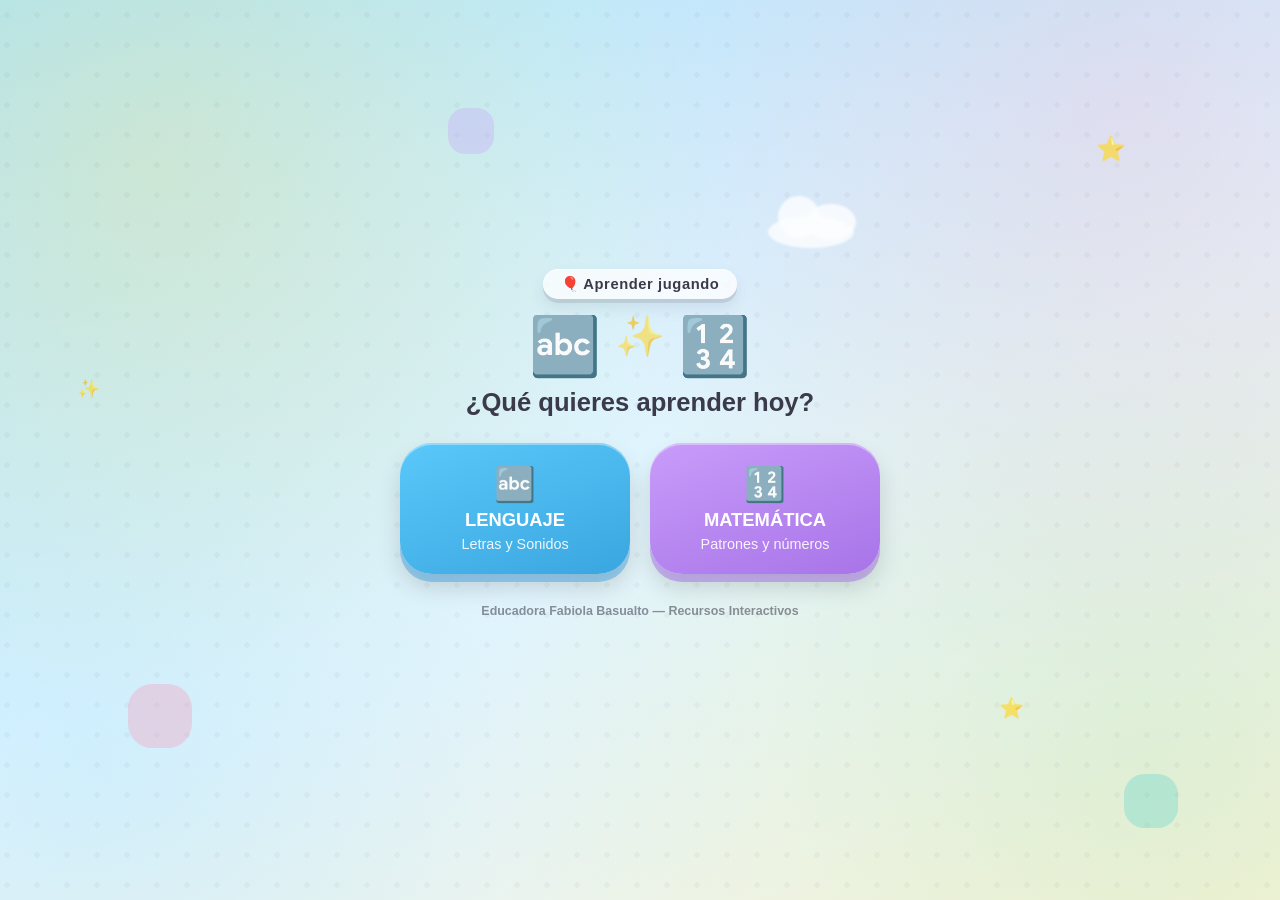
<file: index.html>
<!DOCTYPE html>
<html lang="es-CL">
<head>
<meta charset="UTF-8">
<meta name="viewport" content="width=device-width, initial-scale=1.0, maximum-scale=1.0, user-scalable=no">
<meta name="color-scheme" content="light only">
<meta name="theme-color" content="#AEE6FF">
<title>Recursos Interactivos - Educación Parvularia</title>
<style>
@font-face {
  font-family: 'Century Gothic Fallback';
  src: local('Century Gothic'), local('CenturyGothic');
}

:root {
  color-scheme: light;
  --fuente-principal: 'Century Gothic', 'Century Gothic Fallback', 'Futura', 'Trebuchet MS', 'Verdana', sans-serif;
  --celeste: #5AC8FA;
  --amarillo: #FFD93D;
  --verde: #6BCB77;
  --rosado: #FF8FB1;
  --naranjo: #FFA552;
  --lila: #C89CFA;
  --turquesa: #4DD0C9;
  --fondo-cielo-1: #AEE6FF;
  --fondo-cielo-2: #E8F7FF;
  --texto-oscuro: #3A3A4A;
  --blanco: #FFFFFF;
  --celeste-fuerte: #2F93D6;
  --lila-fuerte: #9856E0;
  --sombra-tinta: 58, 58, 74;
}

* { box-sizing: border-box; }

html, body {
  margin: 0; padding: 0; width: 100%; height: 100%;
  overflow-x: hidden;
  font-family: var(--fuente-principal);
  background:
    radial-gradient(circle at 12% 18%, rgba(255, 217, 61, 0.22) 0%, transparent 42%),
    radial-gradient(circle at 88% 12%, rgba(255, 143, 177, 0.20) 0%, transparent 42%),
    radial-gradient(circle at 90% 85%, rgba(107, 203, 119, 0.18) 0%, transparent 48%),
    radial-gradient(circle at 8% 85%, rgba(90, 200, 250, 0.18) 0%, transparent 48%),
    linear-gradient(160deg, var(--fondo-cielo-1) 0%, var(--fondo-cielo-2) 55%, #FFF6E0 100%);
  color: var(--texto-oscuro);
  -webkit-tap-highlight-color: transparent;
  user-select: none;
}

.fondo-decorativo { position: fixed; inset: 0; z-index: 0; overflow: hidden; pointer-events: none; }
.fondo-decorativo::before {
  content: ""; position: absolute; inset: -10%;
  background-image: radial-gradient(circle, rgba(58, 58, 74, 0.07) 2.5px, transparent 3px);
  background-size: 30px 30px; opacity: 0.55;
}
.nube { position: absolute; background: rgba(255,255,255,0.85); border-radius: 50%; filter: blur(1px); opacity: 0.9; animation: flotarNube 26s ease-in-out infinite; }
.nube::before, .nube::after { content: ""; position: absolute; background: rgba(255,255,255,0.85); border-radius: 50%; }
.nube1 { width: 110px; height: 42px; top: 10%; left: -10%; animation-duration: 32s; }
.nube1::before { width: 55px; height: 55px; top: -27px; left: 14px; }
.nube1::after { width: 64px; height: 46px; top: -16px; left: 50px; }
.nube2 { width: 86px; height: 32px; top: 24%; left: 60%; animation-duration: 40s; animation-delay: -8s; }
.nube2::before { width: 42px; height: 42px; top: -20px; left: 10px; }
.nube2::after { width: 50px; height: 36px; top: -12px; left: 38px; }
.nube3 { width: 92px; height: 35px; top: 70%; left: -15%; animation-duration: 36s; animation-delay: -15s; }
.nube3::before { width: 46px; height: 46px; top: -22px; left: 11px; }
.nube3::after { width: 54px; height: 38px; top: -13px; left: 40px; }
@keyframes flotarNube { 0% { transform: translateX(0); } 50% { transform: translateX(60vw); } 100% { transform: translateX(0); } }

.estrella { position: absolute; font-size: 1.5rem; opacity: 0.7; animation: parpadear 3.2s ease-in-out infinite; }
.estrella1 { top: 15%; right: 12%; animation-delay: 0s; }
.estrella2 { top: 42%; left: 6%; animation-delay: 1s; font-size: 1.15rem; }
.estrella3 { bottom: 20%; right: 20%; animation-delay: 2s; font-size: 1.25rem; }
@keyframes parpadear { 0%, 100% { opacity: 0.3; transform: scale(0.9) rotate(0deg); } 50% { opacity: 0.9; transform: scale(1.15) rotate(15deg); } }

.forma { position: absolute; border-radius: 38%; opacity: 0.3; animation: girarSuave 22s linear infinite; }
.forma1 { width: 64px; height: 64px; background: var(--rosado); top: 76%; left: 10%; }
.forma2 { width: 46px; height: 46px; background: var(--lila); top: 12%; left: 35%; animation-duration: 18s; }
.forma3 { width: 54px; height: 54px; background: var(--turquesa); bottom: 8%; right: 8%; animation-duration: 26s; }
@keyframes girarSuave { 0% { transform: rotate(0deg); } 100% { transform: rotate(360deg); } }

.pantalla {
  position: relative; z-index: 1; height: 100vh; width: 100%;
  display: flex; flex-direction: column; align-items: center; justify-content: center;
  padding: 20px; animation: apareceSuave 0.5s ease;
  overflow-y: auto;
}
@keyframes apareceSuave { from { opacity: 0; transform: translateY(14px) scale(0.98); } to { opacity: 1; transform: translateY(0) scale(1); } }

.contenido-bienvenida { text-align: center; max-width: 720px; width: 100%; }

.etiqueta-eyebrow {
  display: inline-flex; align-items: center; gap: 8px; background: rgba(255,255,255,0.75);
  padding: 6px 18px; border-radius: 50px; font-size: clamp(0.78rem, 2vw, 0.92rem);
  font-weight: bold; letter-spacing: 0.04em; color: var(--texto-oscuro);
  box-shadow: inset 0 1px 0 rgba(255,255,255,0.6), 0 4px 0 rgba(var(--sombra-tinta),0.12), 0 8px 16px rgba(var(--sombra-tinta),0.1);
  margin-bottom: 14px; animation: flotarEyebrow 3.6s ease-in-out infinite;
}
@keyframes flotarEyebrow { 0%, 100% { transform: translateY(0) rotate(-1deg); } 50% { transform: translateY(-4px) rotate(1deg); } }

.titulo-bienvenida {
  display: flex; justify-content: center; gap: 14px; margin: 0 0 8px 0;
  font-size: clamp(2.2rem, 8vw, 3.6rem);
}
.letra-flotante { display: inline-block; animation: rebotarLetra 2.4s ease-in-out infinite; }
.letra-flotante.l1 { animation-delay: 0s; }
.letra-flotante.l2 { animation-delay: 0.25s; font-size: 0.7em; opacity: 0.6; }
.letra-flotante.l3 { animation-delay: 0.5s; }
@keyframes rebotarLetra { 0%, 100% { transform: translateY(0) rotate(-3deg); } 50% { transform: translateY(-14px) rotate(3deg); } }

.pregunta-bienvenida {
  font-size: clamp(1.1rem, 3.6vw, 1.6rem); font-weight: bold; color: var(--texto-oscuro);
  margin: 6px 0 26px 0;
}

.botones-formato { display: flex; gap: 20px; justify-content: center; flex-wrap: wrap; }

.btn-formato {
  display: flex; flex-direction: column; align-items: center; gap: 5px;
  width: min(230px, 100%); padding: 22px 18px; border-radius: 32px;
  font-size: 1.15rem; font-weight: bold; color: var(--blanco);
  text-decoration: none;
  box-shadow: inset 0 2px 0 rgba(255,255,255,0.35), 0 8px 0 rgba(var(--sombra-tinta),0.22), 0 14px 22px rgba(var(--sombra-tinta),0.18);
  transition: transform 0.18s ease, box-shadow 0.18s ease;
}
.emoji-boton { font-size: 2.1rem; }
.ejemplo-formato { font-size: 0.9rem; font-weight: normal; opacity: 0.9; }

.btn-lenguaje {
  background: linear-gradient(160deg, var(--celeste), #3AA6E0);
  box-shadow: inset 0 2px 0 rgba(255,255,255,0.35), 0 8px 0 rgba(47,147,214,0.4), 0 14px 22px rgba(var(--sombra-tinta),0.18);
}
.btn-matematica {
  background: linear-gradient(160deg, var(--lila), #A874E8);
  box-shadow: inset 0 2px 0 rgba(255,255,255,0.35), 0 8px 0 rgba(152,86,224,0.4), 0 14px 22px rgba(var(--sombra-tinta),0.18);
}
.btn-formato:hover { transform: translateY(-5px) scale(1.04); }
.btn-formato:active { transform: translateY(3px) scale(0.96); }

.pie-pagina {
  margin-top: 30px; text-align: center; font-size: 0.78rem;
  color: var(--texto-oscuro); opacity: 0.55; font-weight: bold;
}

@media (max-width: 560px) {
  .botones-formato { flex-direction: column; align-items: center; }
  .btn-formato { width: min(250px, 100%); }
}
</style>
</head>
<body>

  <div class="fondo-decorativo" aria-hidden="true">
    <div class="nube nube1"></div>
    <div class="nube nube2"></div>
    <div class="nube nube3"></div>
    <div class="estrella estrella1">⭐</div>
    <div class="estrella estrella2">✨</div>
    <div class="estrella estrella3">⭐</div>
    <div class="forma forma1"></div>
    <div class="forma forma2"></div>
    <div class="forma forma3"></div>
  </div>

  <main class="pantalla">
    <div class="contenido-bienvenida">
      <span class="etiqueta-eyebrow">🎈 Aprender jugando</span>
      <h1 class="titulo-bienvenida">
        <span class="letra-flotante l1">🔤</span>
        <span class="letra-flotante l2">✨</span>
        <span class="letra-flotante l3">🔢</span>
      </h1>
      <p class="pregunta-bienvenida">¿Qué quieres aprender hoy?</p>
      <div class="botones-formato">
        <a href="lenguaje.html" class="btn-formato btn-lenguaje">
          <span class="emoji-boton">🔤</span>
          <span>LENGUAJE</span>
          <span class="ejemplo-formato">Letras y Sonidos</span>
        </a>
        <a href="matematicas/index.html" class="btn-formato btn-matematica">
          <span class="emoji-boton">🔢</span>
          <span>MATEMÁTICA</span>
          <span class="ejemplo-formato">Patrones y números</span>
        </a>
      </div>
      <p class="pie-pagina">Educadora Fabiola Basualto — Recursos Interactivos</p>
    </div>
  </main>

</body>
</html>
</file>
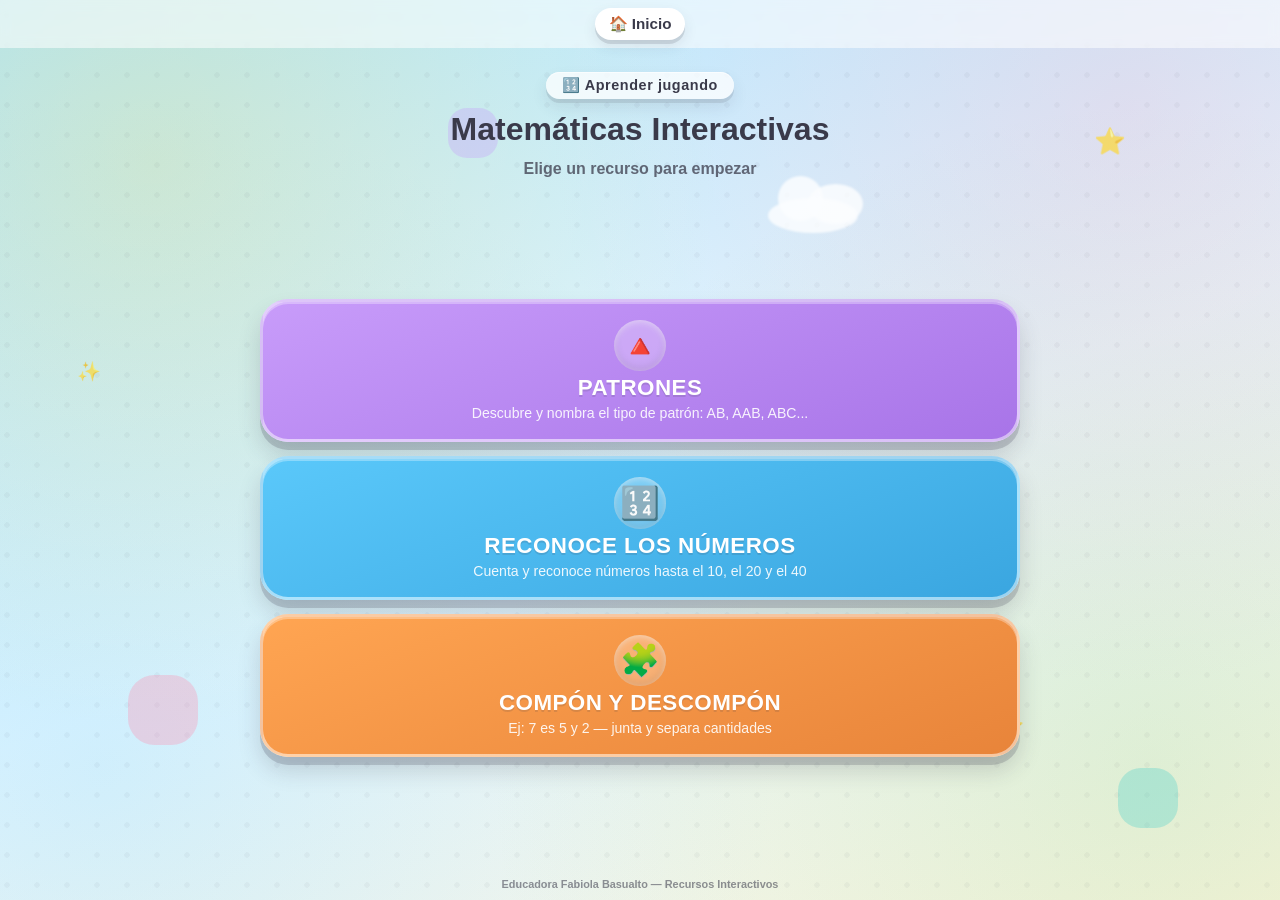
<file: matematicas/index.html>
<!DOCTYPE html>
<html lang="es-CL">
<head>
<meta charset="UTF-8">
<meta name="viewport" content="width=device-width, initial-scale=1.0, maximum-scale=1.0, user-scalable=no">
<meta name="color-scheme" content="light only">
<meta name="theme-color" content="#AEE6FF">
<title>Matemáticas Interactivas - Educación Parvularia</title>
<link rel="stylesheet" href="estilo-mate.css">
</head>
<body>

  <div class="fondo-decorativo" aria-hidden="true">
    <div class="nube nube1"></div>
    <div class="nube nube2"></div>
    <div class="nube nube3"></div>
    <div class="estrella estrella1">⭐</div>
    <div class="estrella estrella2">✨</div>
    <div class="estrella estrella3">⭐</div>
    <div class="forma forma1"></div>
    <div class="forma forma2"></div>
    <div class="forma forma3"></div>
  </div>

  <header class="barra-superior">
    <a href="../index.html" class="btn-superior" style="text-decoration:none; display:inline-block;">🏠 Inicio</a>
  </header>

  <main class="pantalla">
    <span class="etiqueta-eyebrow">🔢 Aprender jugando</span>
    <h1 class="titulo-juego">Matemáticas Interactivas</h1>
    <p class="subtitulo-juego">Elige un recurso para empezar</p>

    <div class="contenedor-recursos">
      <a href="patrones.html" class="tarjeta-recurso tarjeta-patrones">
        <span class="tarjeta-icono">🔺</span>
        <span class="tarjeta-titulo">PATRONES</span>
        <span class="tarjeta-subtitulo">Descubre y nombra el tipo de patrón: AB, AAB, ABC...</span>
      </a>
      <a href="numeros.html" class="tarjeta-recurso tarjeta-numeros">
        <span class="tarjeta-icono">🔢</span>
        <span class="tarjeta-titulo">RECONOCE LOS NÚMEROS</span>
        <span class="tarjeta-subtitulo">Cuenta y reconoce números hasta el 10, el 20 y el 40</span>
      </a>
      <a href="compon-descompon.html" class="tarjeta-recurso tarjeta-componer">
        <span class="tarjeta-icono">🧩</span>
        <span class="tarjeta-titulo">COMPÓN Y DESCOMPÓN</span>
        <span class="tarjeta-subtitulo">Ej: 7 es 5 y 2 — junta y separa cantidades</span>
      </a>
    </div>

    <p class="pie-pagina">Educadora Fabiola Basualto — Recursos Interactivos</p>
  </main>

</body>
</html>
</file>
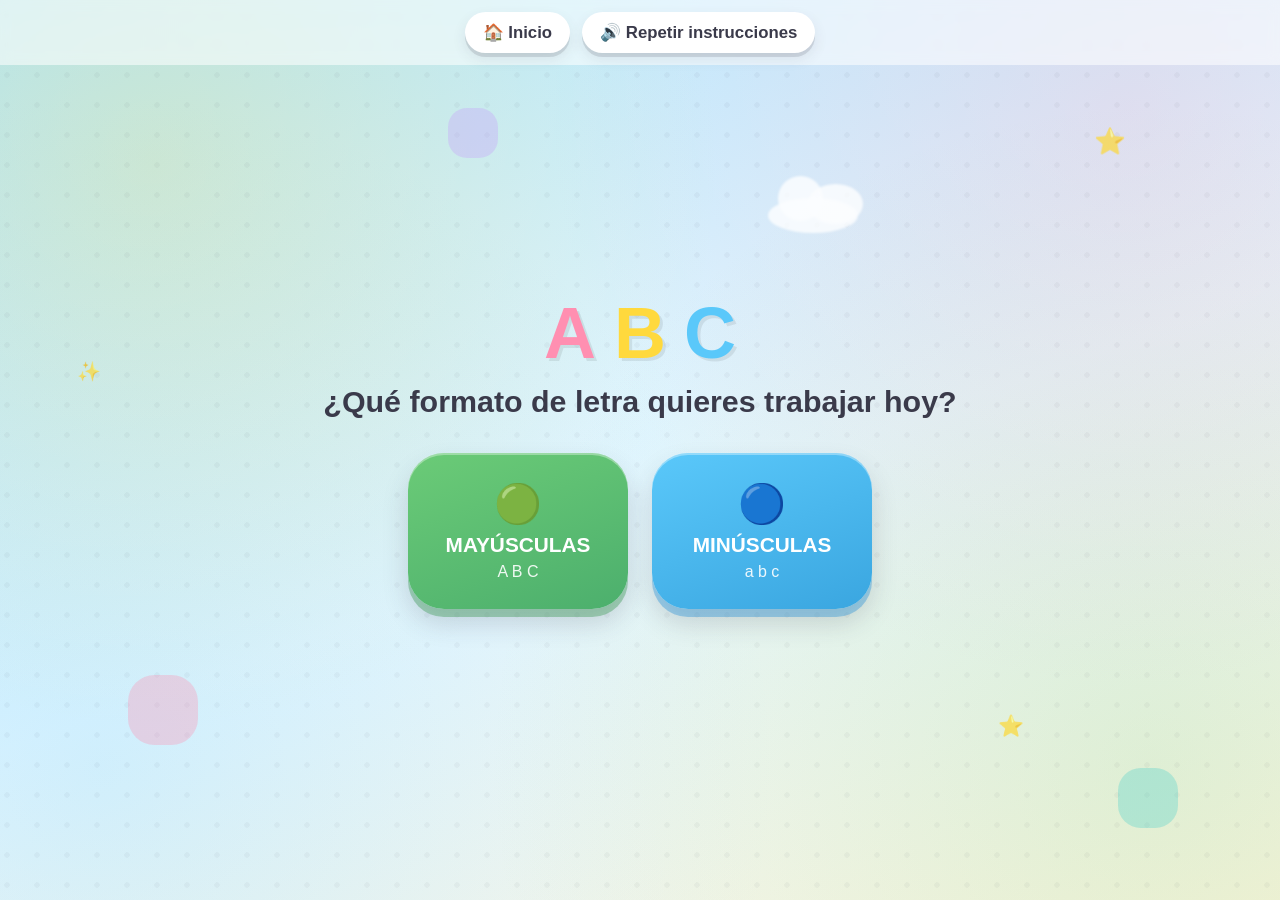
<file: abecedario.html>
<!DOCTYPE html>
<html lang="es-CL">
<head>
<meta charset="UTF-8">
<meta name="viewport" content="width=device-width, initial-scale=1.0, maximum-scale=1.0, user-scalable=no">
<meta name="color-scheme" content="light only">
<meta name="theme-color" content="#AEE6FF">
<title>Abecedario Interactivo - Educación Parvularia</title>
<link rel="stylesheet" href="styles.css">
</head>
<body>

  <!-- Fondo decorativo animado: nubes, estrellas y confeti -->
  <div class="fondo-decorativo" aria-hidden="true">
    <div class="nube nube1"></div>
    <div class="nube nube2"></div>
    <div class="nube nube3"></div>
    <div class="estrella estrella1">⭐</div>
    <div class="estrella estrella2">✨</div>
    <div class="estrella estrella3">⭐</div>
    <div class="forma forma1"></div>
    <div class="forma forma2"></div>
    <div class="forma forma3"></div>
  </div>

  <!-- Barra superior fija con botones de Inicio y Repetir instrucciones -->
  <header class="barra-superior" id="barraSuperior" hidden>
    <button id="btnInicio" class="btn-superior" type="button">🏠 Inicio</button>
    <button id="btnInstrucciones" class="btn-superior" type="button">🔊 Repetir instrucciones</button>
  </header>

  <!-- PANTALLA 1: Bienvenida -->
  <main id="pantallaBienvenida" class="pantalla pantalla-bienvenida">
    <div class="contenido-bienvenida">
      <h1 class="titulo-bienvenida">
        <span class="letra-flotante l1">A</span>
        <span class="letra-flotante l2">B</span>
        <span class="letra-flotante l3">C</span>
      </h1>
      <p class="pregunta-bienvenida">¿Qué formato de letra quieres trabajar hoy?</p>
      <div class="botones-formato">
        <button id="btnMayusculas" class="btn-formato btn-mayusculas" type="button">
          <span class="emoji-boton">🟢</span>
          <span>MAYÚSCULAS</span>
          <span class="ejemplo-formato">A B C</span>
        </button>
        <button id="btnMinusculas" class="btn-formato btn-minusculas" type="button">
          <span class="emoji-boton">🔵</span>
          <span>MINÚSCULAS</span>
          <span class="ejemplo-formato">a b c</span>
        </button>
      </div>
    </div>
  </main>

  <!-- PANTALLA 2: Abecedario -->
  <main id="pantallaAbecedario" class="pantalla pantalla-abecedario" hidden>
    <h2 id="tituloAbecedario" class="titulo-abecedario">¡Toca una letra!</h2>
    <div id="gridAbecedario" class="grid-abecedario">
      <!-- Las burbujas de letras se generan dinámicamente con JavaScript -->
    </div>
  </main>

  <script src="script.js"></script>
</body>
</html>
</file>
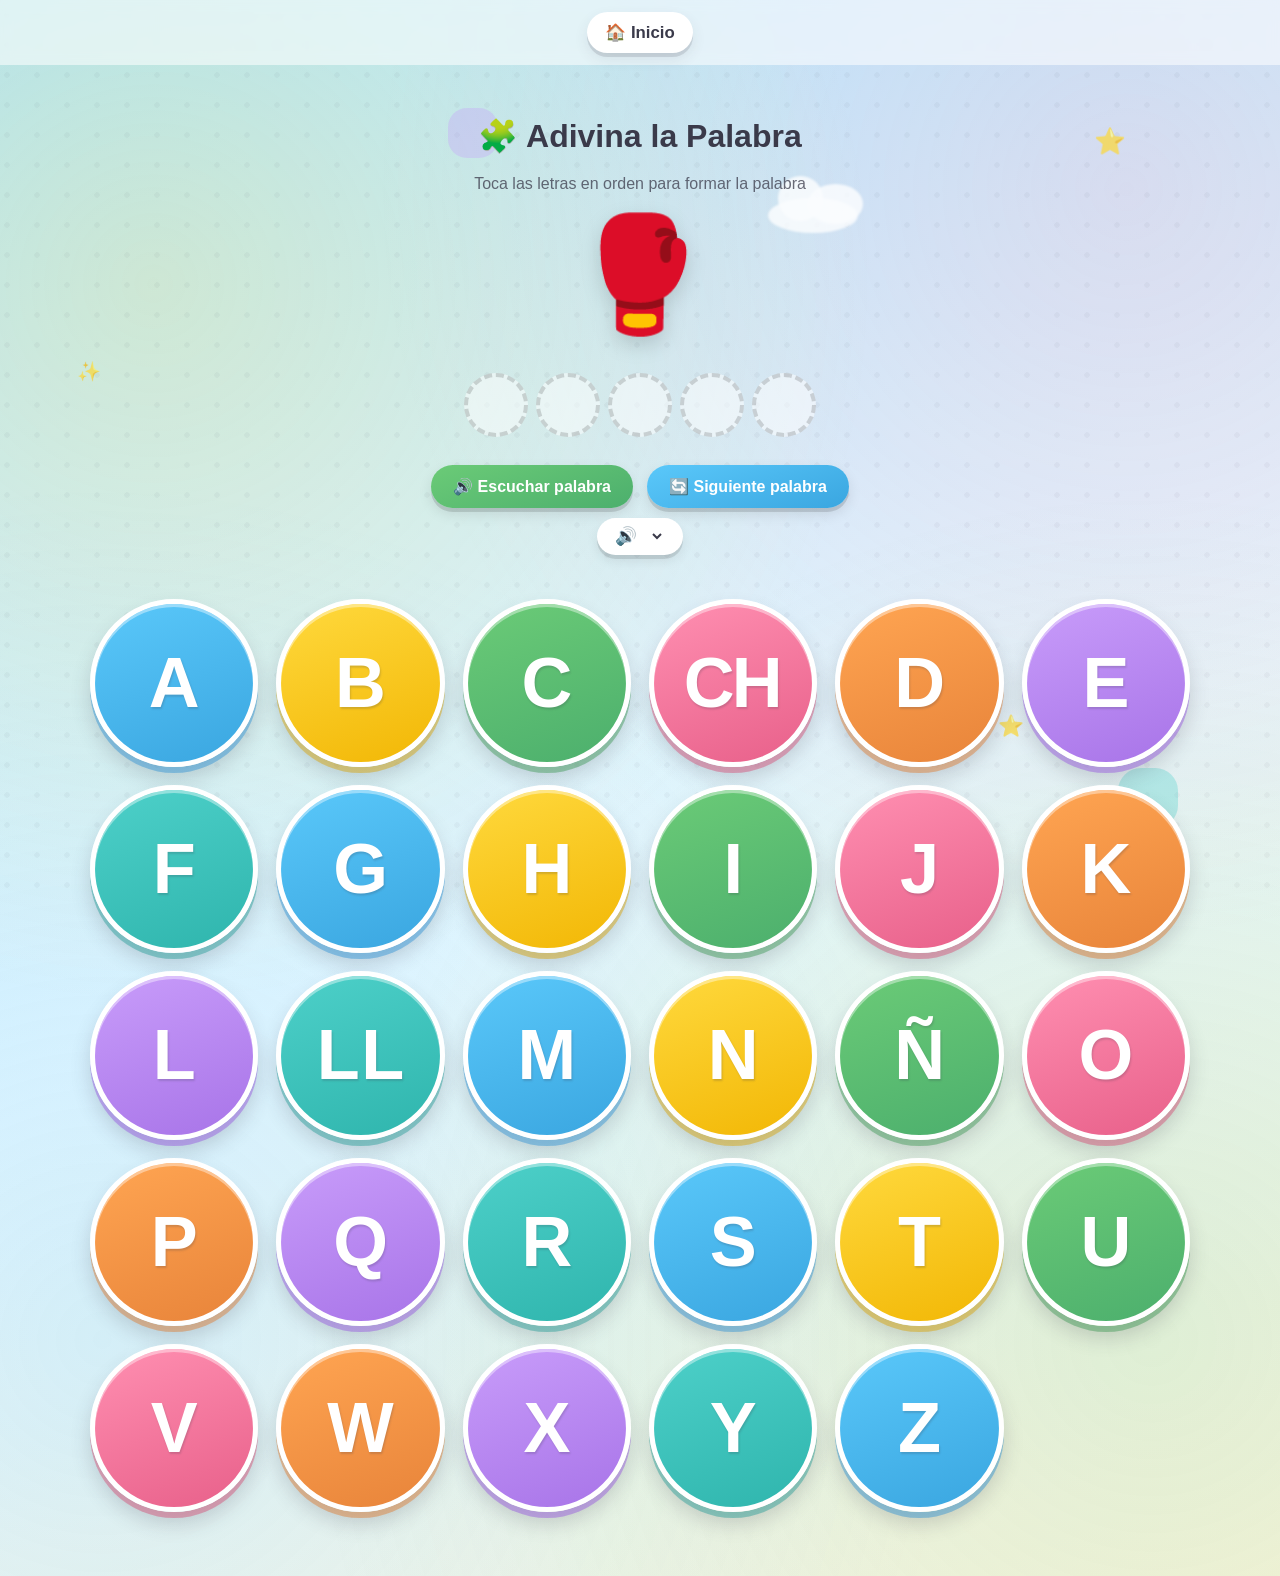
<file: adivina-la-palabra.html>
<!DOCTYPE html>
<html lang="es-CL">
<head>
<meta charset="UTF-8">
<meta name="viewport" content="width=device-width, initial-scale=1.0, maximum-scale=1.0, user-scalable=no">
<meta name="color-scheme" content="light only">
<meta name="theme-color" content="#AEE6FF">
<title>Adivina la Palabra - Demo</title>
<style>
/* ============================================
   ABECEDARIO INTERACTIVO - ESTILOS
   Educación Parvularia - Diseño infantil
   ============================================ */

/* --- Fuente Century Gothic con alternativas similares --- */
@font-face {
  font-family: 'Century Gothic Fallback';
  src: local('Century Gothic'), local('CenturyGothic');
}

:root {
  color-scheme: light;
  --fuente-principal: 'Century Gothic', 'Century Gothic Fallback', 'Futura', 'Trebuchet MS', 'Verdana', sans-serif;

  /* Paleta infantil */
  --celeste: #5AC8FA;
  --amarillo: #FFD93D;
  --verde: #6BCB77;
  --rosado: #FF8FB1;
  --naranjo: #FFA552;
  --lila: #C89CFA;
  --turquesa: #4DD0C9;

  --fondo-cielo-1: #AEE6FF;
  --fondo-cielo-2: #E8F7FF;

  --texto-oscuro: #3A3A4A;
  --blanco: #FFFFFF;

  /* Tonos "fuertes" para sombras tipo stickers (mismo matiz, más saturado) */
  --celeste-fuerte: #2F93D6;
  --amarillo-fuerte: #E8A800;
  --verde-fuerte: #3E9955;
  --rosado-fuerte: #E8608A;
  --naranjo-fuerte: #E07A2E;
  --lila-fuerte: #9856E0;
  --turquesa-fuerte: #279E97;

  /* Sombra base más cálida que el negro puro */
  --sombra-tinta: 58, 58, 74;
}

* {
  box-sizing: border-box;
}

html, body {
  margin: 0;
  padding: 0;
  width: 100%;
  min-height: 100%;
  overflow-x: hidden;
  font-family: var(--fuente-principal);
  background:
    radial-gradient(circle at 12% 18%, rgba(255, 217, 61, 0.22) 0%, transparent 42%),
    radial-gradient(circle at 88% 12%, rgba(255, 143, 177, 0.20) 0%, transparent 42%),
    radial-gradient(circle at 90% 85%, rgba(107, 203, 119, 0.18) 0%, transparent 48%),
    radial-gradient(circle at 8% 85%, rgba(90, 200, 250, 0.18) 0%, transparent 48%),
    linear-gradient(160deg, var(--fondo-cielo-1) 0%, var(--fondo-cielo-2) 55%, #FFF6E0 100%);
  color: var(--texto-oscuro);
  -webkit-tap-highlight-color: transparent;
  user-select: none;
}

button {
  font-family: var(--fuente-principal);
  cursor: pointer;
  border: none;
  outline: none;
}

/* ============================================
   FONDO DECORATIVO (nubes, estrellas, confeti)
   ============================================ */
.fondo-decorativo {
  position: fixed;
  inset: 0;
  z-index: 0;
  overflow: hidden;
  pointer-events: none;
}

.fondo-decorativo::before {
  content: "";
  position: absolute;
  inset: -10%;
  background-image: radial-gradient(circle, rgba(58, 58, 74, 0.07) 2.5px, transparent 3px);
  background-size: 30px 30px;
  opacity: 0.55;
}

.nube {
  position: absolute;
  background: rgba(255, 255, 255, 0.85);
  border-radius: 50%;
  filter: blur(1px);
  opacity: 0.9;
  animation: flotarNube 26s ease-in-out infinite;
}
.nube::before, .nube::after {
  content: "";
  position: absolute;
  background: rgba(255, 255, 255, 0.85);
  border-radius: 50%;
}
.nube1 { width: 120px; height: 45px; top: 8%; left: -10%; animation-duration: 32s; }
.nube1::before { width: 60px; height: 60px; top: -30px; left: 15px; }
.nube1::after { width: 70px; height: 50px; top: -18px; left: 55px; }

.nube2 { width: 90px; height: 35px; top: 22%; left: 60%; animation-duration: 40s; animation-delay: -8s; }
.nube2::before { width: 45px; height: 45px; top: -22px; left: 10px; }
.nube2::after { width: 55px; height: 40px; top: -14px; left: 40px; }

.nube3 { width: 100px; height: 38px; top: 65%; left: -15%; animation-duration: 36s; animation-delay: -15s; }
.nube3::before { width: 50px; height: 50px; top: -25px; left: 12px; }
.nube3::after { width: 60px; height: 42px; top: -15px; left: 45px; }

@keyframes flotarNube {
  0% { transform: translateX(0); }
  50% { transform: translateX(60vw); }
  100% { transform: translateX(0); }
}

.estrella {
  position: absolute;
  font-size: 1.6rem;
  opacity: 0.7;
  animation: parpadear 3.2s ease-in-out infinite;
}
.estrella1 { top: 14%; right: 12%; animation-delay: 0s; }
.estrella2 { top: 40%; left: 6%; animation-delay: 1s; font-size: 1.2rem; }
.estrella3 { bottom: 18%; right: 20%; animation-delay: 2s; font-size: 1.3rem; }

@keyframes parpadear {
  0%, 100% { opacity: 0.3; transform: scale(0.9) rotate(0deg); }
  50% { opacity: 0.9; transform: scale(1.15) rotate(15deg); }
}

.forma {
  position: absolute;
  border-radius: 38%;
  opacity: 0.32;
  animation: girarSuave 22s linear infinite;
}
.forma1 { width: 70px; height: 70px; background: var(--rosado); top: 75%; left: 10%; }
.forma2 { width: 50px; height: 50px; background: var(--lila); top: 12%; left: 35%; animation-duration: 18s; }
.forma3 { width: 60px; height: 60px; background: var(--turquesa); bottom: 8%; right: 8%; animation-duration: 26s; }

@keyframes girarSuave {
  0% { transform: rotate(0deg); }
  100% { transform: rotate(360deg); }
}

/* ============================================
   BARRA SUPERIOR
   ============================================ */
.barra-superior {
  position: fixed;
  top: 0;
  left: 0;
  right: 0;
  z-index: 100;
  display: flex;
  justify-content: center;
  gap: 12px;
  padding: 12px;
  flex-wrap: wrap;
  background: rgba(255, 255, 255, 0.55);
  backdrop-filter: blur(6px);
}

.btn-superior {
  background: var(--blanco);
  color: var(--texto-oscuro);
  font-weight: bold;
  font-size: clamp(0.85rem, 2vw, 1.05rem);
  padding: 10px 18px;
  border-radius: 50px;
  box-shadow: 0 4px 0 rgba(var(--sombra-tinta),0.14), 0 6px 14px rgba(var(--sombra-tinta),0.10);
  transition: transform 0.15s ease, box-shadow 0.15s ease;
}

.btn-superior:hover {
  transform: translateY(-2px) scale(1.04);
}

.btn-superior:active {
  transform: translateY(2px) scale(0.97);
  box-shadow: 0 2px 0 rgba(var(--sombra-tinta),0.14), 0 3px 8px rgba(var(--sombra-tinta),0.10);
}

/* ============================================
   PANTALLAS GENERALES
   ============================================ */
.pantalla {
  position: relative;
  z-index: 1;
  min-height: 100vh;
  width: 100%;
  display: flex;
  align-items: center;
  justify-content: center;
  padding: 24px;
  animation: apareceSuave 0.6s ease;
}

.pantalla[hidden] {
  display: none;
}

@keyframes apareceSuave {
  from { opacity: 0; transform: translateY(18px) scale(0.98); }
  to { opacity: 1; transform: translateY(0) scale(1); }
}

/* ============================================
   PANTALLA 1: BIENVENIDA
   ============================================ */
.contenido-bienvenida {
  text-align: center;
  max-width: 700px;
}

.titulo-bienvenida {
  display: flex;
  justify-content: center;
  gap: 18px;
  margin: 0 0 10px 0;
  font-size: clamp(2.5rem, 9vw, 4.5rem);
}

.letra-flotante {
  display: inline-block;
  animation: rebotarLetra 2.4s ease-in-out infinite;
  text-shadow: 3px 3px 0 rgba(0,0,0,0.08);
}
.letra-flotante.l1 { color: var(--rosado); animation-delay: 0s; }
.letra-flotante.l2 { color: var(--amarillo); animation-delay: 0.25s; }
.letra-flotante.l3 { color: var(--celeste); animation-delay: 0.5s; }

@keyframes rebotarLetra {
  0%, 100% { transform: translateY(0) rotate(-3deg); }
  50% { transform: translateY(-16px) rotate(3deg); }
}

.pregunta-bienvenida {
  font-size: clamp(1.2rem, 4vw, 1.9rem);
  font-weight: bold;
  color: var(--texto-oscuro);
  margin: 10px 0 34px 0;
}

.botones-formato {
  display: flex;
  gap: 24px;
  justify-content: center;
  flex-wrap: wrap;
}

.btn-formato {
  display: flex;
  flex-direction: column;
  align-items: center;
  gap: 6px;
  width: min(220px, 100%);
  padding: 28px 20px;
  border-radius: 36px;
  font-size: 1.3rem;
  font-weight: bold;
  color: var(--blanco);
  box-shadow: inset 0 2px 0 rgba(255,255,255,0.35), 0 8px 0 rgba(var(--sombra-tinta),0.22), 0 14px 26px rgba(var(--sombra-tinta),0.18);
  transition: transform 0.18s ease, box-shadow 0.18s ease;
}

.emoji-boton {
  font-size: 2.4rem;
}

.ejemplo-formato {
  font-size: 1rem;
  font-weight: normal;
  opacity: 0.9;
}

.btn-mayusculas {
  background: linear-gradient(160deg, var(--verde), #4CAF6D);
  box-shadow: inset 0 2px 0 rgba(255,255,255,0.35), 0 8px 0 rgba(62,153,85,0.4), 0 14px 26px rgba(var(--sombra-tinta),0.18);
}

.btn-minusculas {
  background: linear-gradient(160deg, var(--celeste), #3AA6E0);
  box-shadow: inset 0 2px 0 rgba(255,255,255,0.35), 0 8px 0 rgba(47,147,214,0.4), 0 14px 26px rgba(var(--sombra-tinta),0.18);
}

.btn-formato:hover {
  transform: translateY(-6px) scale(1.05);
  box-shadow: inset 0 2px 0 rgba(255,255,255,0.4), 0 10px 0 rgba(var(--sombra-tinta),0.26), 0 18px 30px rgba(var(--sombra-tinta),0.2);
}

.btn-formato:active,
.btn-formato.tocando {
  transform: translateY(4px) scale(0.96);
  box-shadow: inset 0 2px 0 rgba(255,255,255,0.3), 0 3px 0 rgba(var(--sombra-tinta),0.26), 0 8px 16px rgba(var(--sombra-tinta),0.18);
}

/* ============================================
   PANTALLA 2: ABECEDARIO
   ============================================ */
.pantalla-abecedario {
  flex-direction: column;
  padding-top: 100px;
  align-items: stretch;
}

.titulo-abecedario {
  text-align: center;
  font-size: clamp(1.3rem, 4vw, 2rem);
  color: var(--texto-oscuro);
  margin: 0 0 20px 0;
}

.grid-abecedario {
  display: grid;
  grid-template-columns: repeat(6, 1fr);
  gap: 18px;
  width: 100%;
  max-width: 1100px;
  margin: 0 auto;
  padding-bottom: 40px;
}

/* --- Burbuja de letra --- */
.burbuja-letra {
  position: relative;
  aspect-ratio: 1 / 1;
  width: 100%;
  border-radius: 50%;
  display: flex;
  align-items: center;
  justify-content: center;
  font-size: clamp(2.4rem, 7vw, 4.4rem);
  font-weight: bold;
  color: var(--blanco);
  border: 5px solid var(--blanco);
  box-shadow: inset 0 3px 0 rgba(255,255,255,0.4), 0 6px 0 rgba(var(--sombra-tinta),0.18), 0 12px 20px rgba(var(--sombra-tinta),0.2);
  animation: rebotarBurbuja 3.6s ease-in-out infinite;
  transition: transform 0.18s ease, box-shadow 0.18s ease, filter 0.18s ease;
  text-shadow: 1px 2px 2px rgba(var(--sombra-tinta),0.2);
  line-height: 1;
  padding: 0 6%;
}

/* Letras dobles: CH necesita compactarse un poco (letras más anchas),
   LL no necesita compresión (son letras angostas; comprimirlas las pega).
   El margen opuesto al letter-spacing evita que el texto se corra del centro. */
.texto-burbuja {
  display: inline-block;
}
.burbuja-letra.par-ch .texto-burbuja {
  letter-spacing: -0.04em;
  margin-right: 0.04em;
}
.burbuja-letra.par-ll .texto-burbuja {
  letter-spacing: 0.02em;
  margin-right: -0.02em;
}

@keyframes rebotarBurbuja {
  0%, 100% { transform: translateY(0); }
  50% { transform: translateY(-6px); }
}

.burbuja-letra:hover {
  transform: scale(1.1);
  filter: brightness(1.08);
  box-shadow: inset 0 3px 0 rgba(255,255,255,0.45), 0 8px 0 rgba(var(--sombra-tinta),0.2), 0 16px 26px rgba(var(--sombra-tinta),0.24);
}

.burbuja-letra:active,
.burbuja-letra.tocando {
  transform: scale(0.94);
}

/* Estado mientras suena el audio: brillo + pulso + agrandado */
.burbuja-letra.hablando {
  animation: pulsoHabla 0.6s ease-in-out infinite;
  filter: brightness(1.25) saturate(1.3);
  box-shadow: 0 0 0 6px rgba(255,255,255,0.6), 0 10px 24px rgba(var(--sombra-tinta),0.3);
  z-index: 2;
}

@keyframes pulsoHabla {
  0%, 100% { transform: scale(1.12); }
  50% { transform: scale(1.22); }
}

/* Colores variados para las burbujas (se asignan por índice vía nth-child) */
.burbuja-letra:nth-child(7n+1) { background: linear-gradient(160deg, var(--celeste), #3AA6E0); box-shadow: inset 0 3px 0 rgba(255,255,255,0.4), 0 6px 0 rgba(47,147,214,0.45), 0 12px 20px rgba(var(--sombra-tinta),0.2); }
.burbuja-letra:nth-child(7n+2) { background: linear-gradient(160deg, var(--amarillo), #F2B705); box-shadow: inset 0 3px 0 rgba(255,255,255,0.4), 0 6px 0 rgba(217,163,0,0.45), 0 12px 20px rgba(var(--sombra-tinta),0.2); }
.burbuja-letra:nth-child(7n+3) { background: linear-gradient(160deg, var(--verde), #4CAF6D); box-shadow: inset 0 3px 0 rgba(255,255,255,0.4), 0 6px 0 rgba(62,153,85,0.45), 0 12px 20px rgba(var(--sombra-tinta),0.2); }
.burbuja-letra:nth-child(7n+4) { background: linear-gradient(160deg, var(--rosado), #E8608A); box-shadow: inset 0 3px 0 rgba(255,255,255,0.4), 0 6px 0 rgba(216,76,116,0.45), 0 12px 20px rgba(var(--sombra-tinta),0.2); }
.burbuja-letra:nth-child(7n+5) { background: linear-gradient(160deg, var(--naranjo), #E8843A); box-shadow: inset 0 3px 0 rgba(255,255,255,0.4), 0 6px 0 rgba(224,122,46,0.45), 0 12px 20px rgba(var(--sombra-tinta),0.2); }
.burbuja-letra:nth-child(7n+6) { background: linear-gradient(160deg, var(--lila), #A874E8); box-shadow: inset 0 3px 0 rgba(255,255,255,0.4), 0 6px 0 rgba(152,86,224,0.45), 0 12px 20px rgba(var(--sombra-tinta),0.2); }
.burbuja-letra:nth-child(7n+7) { background: linear-gradient(160deg, var(--turquesa), #2FB5AD); box-shadow: inset 0 3px 0 rgba(255,255,255,0.4), 0 6px 0 rgba(39,158,151,0.45), 0 12px 20px rgba(var(--sombra-tinta),0.2); }

/* Desfase de la animación de rebote para que no todas boten igual */
.burbuja-letra:nth-child(2n) { animation-delay: 0.4s; }
.burbuja-letra:nth-child(3n) { animation-delay: 0.8s; }
.burbuja-letra:nth-child(5n) { animation-delay: 1.2s; }

/* ============================================
   RESPONSIVE
   Columnas de la grilla del abecedario controladas
   por cantidad fija (sin auto-fit/minmax):
   - PC (> 900px): 6 columnas
   - Tablets (601px - 900px): 5 columnas
   - Celulares (361px - 600px): 4 columnas
   - Celulares muy pequeños (<= 360px): 3 columnas
   ============================================ */

/* Tablets: 600px - 900px -> 5 columnas */
@media (max-width: 900px) {
  .pantalla {
    padding: 20px;
  }
  .grid-abecedario {
    grid-template-columns: repeat(5, 1fr);
    gap: 14px;
  }
}

/* Celulares: hasta 600px -> 4 columnas */
@media (max-width: 600px) {
  .pantalla {
    padding: 16px;
  }
  .grid-abecedario {
    grid-template-columns: repeat(4, 1fr);
    gap: 12px;
  }
  .botones-formato {
    flex-direction: column;
    align-items: center;
  }
  .btn-formato {
    width: min(240px, 100%);
    padding: 22px 16px;
  }
  .barra-superior {
    padding: 8px;
    gap: 8px;
  }
  .pantalla-abecedario {
    padding-top: 96px;
  }
}

/* Celulares muy pequeños: hasta 360px -> 3 columnas */
@media (max-width: 360px) {
  .pantalla {
    padding: 12px;
  }
  .grid-abecedario {
    grid-template-columns: repeat(3, 1fr);
    gap: 10px;
  }
  .burbuja-letra {
    border-width: 3px;
    font-size: clamp(1.9rem, 8.5vw, 2.6rem);
  }
  .burbuja-letra.par-ch .texto-burbuja {
    letter-spacing: -0.04em;
    margin-right: 0.04em;
  }
  .burbuja-letra.par-ll .texto-burbuja {
    letter-spacing: 0.02em;
    margin-right: -0.02em;
  }
  .btn-formato {
    width: min(210px, 100%);
    padding: 18px 14px;
  }
  .pantalla-abecedario {
    padding-top: 88px;
  }
}

/* Orientación horizontal con poca altura (celulares acostados) */
@media (orientation: landscape) and (max-height: 500px) {
  .pantalla {
    padding: 14px;
    min-height: auto;
  }
  .pantalla-abecedario {
    padding-top: 70px;
  }
  .titulo-abecedario {
    margin-bottom: 12px;
  }
  .grid-abecedario {
    gap: 10px;
  }
  .titulo-bienvenida {
    font-size: clamp(2rem, 7vw, 3rem);
    margin-bottom: 6px;
  }
  .pregunta-bienvenida {
    margin-bottom: 18px;
  }
  .btn-formato {
    padding: 16px 18px;
  }
}


.pantalla-juego { flex-direction: column; align-items: stretch; padding-top: 90px; }

.barra-superior-juego {
  position: fixed; top: 0; left: 0; right: 0; z-index: 100;
  display: flex; justify-content: center; padding: 12px;
  background: rgba(255, 255, 255, 0.55); backdrop-filter: blur(6px);
}

.zona-objetivo { text-align: center; margin-bottom: 8px; }
#emojiObjetivo {
  font-size: clamp(4rem, 16vw, 7rem);
  display: inline-block;
  animation: flotarObjetivo 3s ease-in-out infinite;
  filter: drop-shadow(0 8px 10px rgba(0,0,0,0.15));
}
@keyframes flotarObjetivo {
  0%, 100% { transform: translateY(0) rotate(-2deg); }
  50% { transform: translateY(-10px) rotate(2deg); }
}
.emoji-exito { animation: saltoExito 0.6s ease; }
@keyframes saltoExito {
  0% { transform: scale(1); }
  30% { transform: scale(1.35) rotate(8deg); }
  60% { transform: scale(0.95) rotate(-6deg); }
  100% { transform: scale(1.1) rotate(0); }
}

.zona-progreso { text-align: center; margin: 10px 0 24px 0; }
#progresoPalabra {
  display: flex; justify-content: center; align-items: center;
  flex-wrap: nowrap; gap: 8px; min-height: 76px;
  width: 100%; max-width: 680px; margin: 0 auto; padding: 14px 12px;
}

.ficha-letra {
  display: inline-flex; align-items: center; justify-content: center; flex-shrink: 0;
  width: 64px; height: 64px; border-radius: 50%;
  font-size: 1.8rem; font-weight: bold; color: var(--blanco);
  border: 4px solid var(--blanco);
  box-shadow: 0 5px 0 rgba(0,0,0,0.12), 0 8px 14px rgba(0,0,0,0.15);
  text-shadow: 1px 2px 2px rgba(0,0,0,0.15);
  transition: width 0.15s ease, height 0.15s ease, font-size 0.15s ease, background 0.2s ease;
}
.ficha-letra.ficha-vacia {
  background: rgba(255,255,255,0.5) !important;
  border: 3px dashed rgba(0,0,0,0.15);
  box-shadow: none;
}
.ficha-letra.par-ch .texto-burbuja { letter-spacing: -0.04em; margin-right: 0.04em; }
.ficha-letra.par-ll .texto-burbuja { letter-spacing: 0.02em; margin-right: -0.02em; }
.ficha-letra:not(.ficha-vacia):nth-child(7n+1) { background: linear-gradient(160deg, var(--celeste), #3AA6E0); }
.ficha-letra:not(.ficha-vacia):nth-child(7n+2) { background: linear-gradient(160deg, var(--amarillo), #F2B705); }
.ficha-letra:not(.ficha-vacia):nth-child(7n+3) { background: linear-gradient(160deg, var(--verde), #4CAF6D); }
.ficha-letra:not(.ficha-vacia):nth-child(7n+4) { background: linear-gradient(160deg, var(--rosado), #E8608A); }
.ficha-letra:not(.ficha-vacia):nth-child(7n+5) { background: linear-gradient(160deg, var(--naranjo), #E8843A); }
.ficha-letra:not(.ficha-vacia):nth-child(7n+6) { background: linear-gradient(160deg, var(--lila), #A874E8); }
.ficha-letra:not(.ficha-vacia):nth-child(7n+7) { background: linear-gradient(160deg, var(--turquesa), #2FB5AD); }

#mensajeExito {
  text-align: center; font-size: clamp(1.2rem, 4vw, 1.6rem); font-weight: bold;
  color: #2E9E4F; margin-bottom: 10px;
}

.botones-juego { display: flex; gap: 14px; justify-content: center; flex-wrap: wrap; margin: 14px 0 8px 0; }
.btn-juego {
  padding: 12px 22px; border-radius: 50px; font-weight: bold; font-size: 1rem;
  color: var(--blanco); box-shadow: 0 4px 0 rgba(0,0,0,0.12), 0 6px 14px rgba(0,0,0,0.1);
  transition: transform 0.15s ease;
}
.btn-juego:hover { transform: translateY(-2px); }
.btn-otra { background: linear-gradient(160deg, var(--celeste), #3AA6E0); }
.btn-escuchar { background: linear-gradient(160deg, var(--verde), #4CAF6D); }

.fila-selector-voz { display: flex; justify-content: center; margin-top: 10px; margin-bottom: 20px; }
.pildora-selector {
  display: flex; align-items: center; gap: 8px; background: var(--blanco);
  border-radius: 50px; padding: 8px 18px;
  box-shadow: 0 4px 0 rgba(0,0,0,0.1), 0 6px 12px rgba(0,0,0,0.08);
}
.pildora-selector .icono-voz { font-size: 1.1rem; }
#selectorVoz {
  border: none; background: transparent; font-family: var(--fuente-principal);
  font-weight: bold; font-size: 0.85rem; color: var(--texto-oscuro); max-width: 240px; cursor: pointer;
}
#selectorVoz:focus { outline: none; }

.titulo-juego { text-align: center; font-size: clamp(1.3rem, 4vw, 2rem); margin-bottom: 4px; }
.subtitulo-juego { text-align: center; font-size: 1rem; opacity: 0.75; margin-bottom: 16px; }

/* Cuadro de diálogo para elegir entre los dos sonidos de C, G o R */
.overlay-opciones {
  position: fixed; inset: 0; z-index: 200;
  background: rgba(58, 58, 74, 0.55);
  align-items: center; justify-content: center;
  padding: 20px;
  display: none; /* JS lo cambia a 'flex' solo cuando corresponde mostrarlo */
}
.tarjeta-opciones {
  background: var(--blanco);
  border-radius: 32px;
  padding: 32px 28px;
  max-width: 420px;
  width: 100%;
  text-align: center;
  box-shadow: 0 14px 0 rgba(0,0,0,0.15), 0 20px 30px rgba(0,0,0,0.25);
  animation: apareceDialogo 0.25s ease;
}
@keyframes apareceDialogo {
  from { transform: scale(0.85); opacity: 0; }
  to { transform: scale(1); opacity: 1; }
}
.titulo-opciones {
  font-weight: bold;
  font-size: 1.15rem;
  color: var(--texto-oscuro);
  margin-bottom: 22px;
}
.fila-opciones {
  display: flex;
  justify-content: center;
  gap: 32px;
}
.contenedor-opcion {
  display: flex;
  flex-direction: column;
  align-items: center;
  gap: 8px;
}
.burbuja-opcion {
  width: 84px;
  height: 84px;
  font-size: 2.1rem;
  animation: none;
}
.caption-opcion {
  font-size: 0.85rem;
  font-weight: bold;
  color: var(--texto-oscuro);
  opacity: 0.6;
}
.fila-opciones .contenedor-opcion:nth-child(1) .burbuja-opcion {
  background: linear-gradient(160deg, var(--celeste), #3AA6E0);
}
.fila-opciones .contenedor-opcion:nth-child(2) .burbuja-opcion {
  background: linear-gradient(160deg, var(--rosado), #E8608A);
}

/* Animación de "no es esa letra" */
@keyframes sacudir {
  0%, 100% { transform: translateX(0); }
  20% { transform: translateX(-8px) rotate(-4deg); }
  40% { transform: translateX(8px) rotate(4deg); }
  60% { transform: translateX(-6px) rotate(-3deg); }
  80% { transform: translateX(6px) rotate(3deg); }
}
.burbuja-letra.sacude { animation: sacudir 0.4s ease; }
</style>
</head>
<body>

  <div class="fondo-decorativo" aria-hidden="true">
    <div class="nube nube1"></div><div class="nube nube2"></div><div class="nube nube3"></div>
    <div class="estrella estrella1">⭐</div><div class="estrella estrella2">✨</div><div class="estrella estrella3">⭐</div>
    <div class="forma forma1"></div><div class="forma forma2"></div><div class="forma forma3"></div>
  </div>

  <main class="pantalla pantalla-juego">
    <header class="barra-superior-juego">
      <a href="index.html" class="btn-superior" style="text-decoration:none; display:inline-block;">🏠 Inicio</a>
    </header>
    <h2 class="titulo-juego">🧩 Adivina la Palabra</h2>
    <p class="subtitulo-juego">Toca las letras en orden para formar la palabra</p>

    <div class="zona-objetivo">
      <span id="emojiObjetivo">🐱</span>
    </div>

    <div id="mensajeExito" hidden>🎉 ¡Muy bien! ¡Lo lograste! 🎉</div>

    <div class="zona-progreso" id="zonaProgreso">
      <div id="progresoPalabra"></div>
      <div class="botones-juego">
        <button id="btnEscuchar" class="btn-juego btn-escuchar" type="button">🔊 Escuchar palabra</button>
        <button id="btnOtraPalabra" class="btn-juego btn-otra" type="button">🔄 Siguiente palabra</button>
      </div>
      <div class="fila-selector-voz">
        <div class="pildora-selector">
          <span class="icono-voz">🔊</span>
          <select id="selectorVoz"></select>
        </div>
      </div>
    </div>

    <div id="gridLetras" class="grid-abecedario"></div>
  </main>

  <div id="overlayOpciones" class="overlay-opciones" hidden>
    <div class="tarjeta-opciones">
      <p id="opcionesTitulo" class="titulo-opciones"></p>
      <div id="opcionesBurbujas" class="fila-opciones"></div>
    </div>
  </div>

  <script>
const FONEMAS_B64 = {"a": "SUQzBAAAAAAAI1RTU0UAAAAPAAADTGF2ZjYwLjE2LjEwMAAAAAAAAAAAAAAA//uQwAAAAAAAAAAAAAAAAAAAAAAASW5mbwAAAA8AAAANAAAW2gAkJCQkJCQkNjY2NjY2NjZJSUlJSUlJSVtbW1tbW1ttbW1tbW1tbX9/f39/f39/kpKSkpKSkqSkpKSkpKSktra2tra2trbJycnJycnJ29vb29vb29vt7e3t7e3t7f////////[base64]//uQxAAACHRNOHTBgBS3xKWDO1AAAARctve+HBIJigrgQAIBwmVOyWZ+BgYt3frohUOBgYuAYGD4Pg/5cEBoPh/4nB8H3/B/1Bj/4Ph/[base64]///qqetpbLZaLRY8iguf//zvLv+fDVhDD54bxL////////jcjdG////jcG6KCG4KDG8N1YAAAAAF5ADlxzC2MiMQ4MAQqZWJAIeMiZis//uSxA0BFiDXQ329AAM9LCj1vQp45EJUbxRGqlRpRCYwzpDhw0j4OCQ42CS4VFggwbpMOio6kqk0BQJMTBogzQIFGQEBODPA2szwMMnJjNXX5jL6R9EeoEjdDH5IAASUkmMEGTsZUn2su6xyvLrP559w3Dcjotxic3H43HJietappuXzeNjKauas2aaYwkD2SeRT2M5x/7BQHP/1JHEQXAraXgb////rdzEcGqAAAAAC3V1IPACjMlGUdxRoL1lsAsllBsZIqGIn5jCucGMnmsQNJRoTZyBQUuim8FSEwsHMWQQwvWOW2LksGAoIv8ARpqlBCVM4ZPayMhANuqAylWpaN2cVYzd6hoK8zClnqUoVkwFHQFDxJIBi5aZSppgMAr0bsxx9JRlauXYdgSXTrtsngyda3J5F1+k/FLITPyhzqk+vKM3K7ssfbFArtMQgeIP7C7uu97zuufv/9GMzhzPIr+/q/L30jpqIUMGm5GQCcUMOo4o7/9n/+pUAAAFR3QaCDNBmMnhIaCJlQliwUC5SKNsh1MAt4yeVBgUmY68YNP/7ksQTAZkFZ0JuaPHLK6woac0d+CxgwnmDAUYXAgIBJg0GGCgSY6JxcwwA83pZHMxa1hxcw0Atl5giwKNkoI1RY/LoKnzbv1qrTWtaUahTxgEKvVh5WPrhcWhAtcFA4QYIQNkWPoIggq3ZLRWJ7JHJsMqz0QNBbLbCu78ciMcg15bzLAsBe176VyJD7ZWcSCQX7NM4J4SgPKgCBYkNmqzf89tl///S9Vq9WRkMZT/o5xYiQHUyjMAAAMXmpgZlMxWKBCDDNInBQCMEIQ2yF16mWRiCQyOBY/UPwMmCEVgIiA4GmHWJgmATHEfpgGSciUNd4OeQ2OgAUrWuIYAEDIeHniDocLLzVlFY2YtTpV53WyExpkdqnTrAAZkiRIOLsoMSJIhqojGB2ZSsaAQWgVAGMj3ylqUkVpZ+abJC8YcfkWBxAFSBIH4F2LgHCSPikHgPBsLigLyI8GTCpmrb/r0To36vt12sdQwqTntc7rc1RuNxxC1H///yZQMhAQIIPQcrgAAADxMkAzDqHMGjJgYYDg4yiWNxFGWmtF5iIga5xGj/+5LEEAGYBNNGzemNwvqaKK3NMbio5nAWBCo0VKoECoUgBGKCURlEBpERMPJgoGXF6lLBIEBSJpQAIBkiY8T8yRA2sMiArDrweaq/jB0lGWF01JP03RnSLAwBhsmEGIJhChrAGHAYXGkEMDP3Hd4/q+P2UpVvYnTlRwGgkwkQ7ENB07KxWLReJANUNKWAgFsnF39Umgsp8XsdtiynxUFTIc4kCg8GQBPf//[base64]/W59O6uTAaw01n///2tIq3Oi5Opb2AAANjEQCGUKFASY5joKJIABprYLBcPGeRAY/BwiTx3qamJyiYOYQCJZjoGGAR//uSxBcBm0nfQK5pUdrhq2jNtJeIakQQioxuKDJ4BB3kRaQEwQkGSaGODgoeaQWYoYcAiYA8cJeb9gbo8ag8nORBFYnMzbuXwixjy6vUSy9i0AUNLAYMAGVHA4IcACSoDEEDHimCA48SgzFjUbnYU/FaOvqu/EmjF61ZadLoGbq/t5s7Tp+CJflLX+sQqHH2fmhc0nAeBoEKIAbDQV2SW2tq32b///b5n/9T0e9n////////[base64]/r9+SbJRG/5zGIgfFTCYkAX////U5oBAU7UeFj1dSAAGnLAJXMLgww+OzPLwMbgsxusTKSAHkaZqJpjdGmA3IZQJhj6KmMf/7ksQUA5mFWTxOaPHDKr2nhbeXWSeYoFQGT5gEhDIHGQcY3AxjEanrhpvGqYGTTtqYcQAhgONoTzWDTFmxHsA0Y3vMDUUE6mTSVa5ZGm6FUGWhYCShmgp9QEFB4YAQgRkS1MWWVOCBbUi/jS39Ggb8LV3JJu/c7L8c/j0MySHH6Uxkja8nZbKYZv7i7tS6RN5FqIsHiOAQJgiMNOZW3onn5Uzb+f/rev/+iKcULlWJODv////o/[base64]/CkcVaXtnT7m5yQ9S/2m/3kZVv/kb6uJAllQv/pbc0v////////////HQocCTKlQ6iLPQUjQnsSWzEVU1gLLxCANEZSbMDG4oj/+5LEDwPZFSM8DemxwwyfpsG9JnBrgaacMG4qJlhaQlBEBmeERlBYYmdHYiHH0mPkGfMhUwZMMYIuatEa4Yd1iZjQCZZqhQJSmx4nBUCVgapltH0htqDbLH2hmDRaGQ6RMSBQwYWFhcYAgZk7RlRvrGYw+kvgCJaq27H2dx2s3FymWwpEwkAEIOUTrJWfU9NUljbs+lj/MdgZ2Eg4gOwS4wJCJIuj2Wmhoug9Cs0M2MS8x6/bc9+syKrYzwNLJKp7HBfBwlUcFMmq9gWDwEImeC5coygwATkafTmJqBgB4YjRGogJjTilYaEIGdlxiasbEPmY0xs6sZ4Nl1TEkklzICYfXEmQl6PYzKMTQIzPpD/XS2AgJExlIlcSey9V4Nu0UtczIaCjVYEKRkwYsOakWW9S8LLGAAozqxp6p8Uz+xSL0q+KkpiNdm9mANZypoyKLIVlqYw1aXdDcuqMzaTK2SNuvOUFFQsKigNSEasahnlsvX/9baJrDJFbNQagVPzsAkoAAIUZMCZhfBNFHhgBEk0RgoNAAQBgkEggAMZnhuDj//uSxA+DlWUvPE3k85KBJOfNvCW60qBwIWAuJiQOGCAQcGCgZlAoUIhkaCEEg0KgwVYFOgIVN6YBZCSaK4KaBiRhVo4kgpqsJWtmL+JIXGsyJX6XaaSlplCDLhQ2nQSqEgqdDFVWr3e55Irq321J3Yk1i1XypqzwUtd/ZLF2cx61ELtzOnqQPJafvM3Kkg9WNIKcvv/TX/6/VFHzKjjxb8iBCAQDuGfUKmFBAICXkbUxUDQAiEPbgZAFkIQCkNTU6QDpDyiyLND+hCEScDNBRqFkWYdBaGoxdBJDhZpzJK0kWg3BQ1PYQhQlqlhuBoedeMXk0gTwguWAg5ylqE9DAOGmI3KbbaVXpRxwpDJOdQssYlJsnCposNBuyx4UmVCx4jLLChKWFiZC1GeRjn////9oI9uN5k/Ssel73+2Tvx99NQAABcBQJgWRm2gyXtMECwaBxUAiG6525CoBMWgIyYCwoAQgIlsSzIKCJjGhAhIkfoZEGBnyzyKINBUClyqYEPSUEgEzICdsvmlUXuQDIzJRF4VbINbVdLfsSYmMAlUEoP/7ksQwA5URJTpuZO/ClRmmCd3kKFLlppsuUYMEIJEMAVc7E17smnYCj9XJ/ZrtfDGns9u5zI1GpQH4TiEeG5IKASAsynFy5hUaOUc08j//[base64]//1LbV9zEQAAAAcJKAzMlvNShdhhvmj1LL20T4GXTU2BMCR4l+GEKamUuYYhsTmACawQtiZYcd0KX+XiXRT9dksBC/RQHUoVvRtb5VwBCLwa02B/SoEYutRlS3HoXk3Zna41a3NTrBAEGhTEARRADDpgQZQFHRpgANPFIHr9pZBbvZZf/x29HHlxZzTVe8p7Fm1FqWly+zU5V82v+jd+Bs0h9DtQb/+5LET4GUgM0y7mdDgpUZpYnNZFiBz6ur6w8BQiNPLE7GCggOGYQmeDgIYBlxiCI8jSaB8YIqNtYKMgpdUQiQSFChxhkIwmScV/nEOim0CRpikgQJBATJoDhYgvUqqioCUJe/6TyfEWRKUUU6Q1kqoAcYWhCx6jbJVAkJYOaUkqIQlHISBKjYUL9kSSEDBV3UD6Q7DtD3/w1/w9H3duZXobfy/S0uPK97Oa53874hAT/+/Ld5XqkB4GdYVb/f+lUACUAgANORwH7sycAUdBEBCo0GXYanBcdczogkAsJm2cCSTbAAzpnMgdswAzaLACRRUTTN6JALRQIGq+ZZLHjITbxYdBpOdWhU6E5E1CdDDJlWILK9DmC8CHEGBpBpQlh8EkM/T1AWpdI53iEo/GU5GkoowYx5ljSGMtBjk/TWNXbH2IW/96pWneSGScu1pRhhT4Xbn01J9y5c+9/939OiA7rSNP/9IMAEkGLu0c7DRg0LgUGDh6BEvgRSAuQFipoJyjpkhpng4NJgA0IxqBzEwyUBHpmNIOGLsdNeq4EAi/kV//uSxHEDlMzbJk5jIsKFlqTJzWB4BRSF5QkMa6JUEQjcwucvpJp6ZBQJKsSjThK6Stj6Q7ZAuYGbMxR5QWi4atrchcabJb5R58WnF90LVROjIp2a7jqff18Htf6bh2NamXCoaBjTzxwuIX//+Z/Fg8HIjCpwUFnraz+hAgwCEBHsj9rjHkjEHQwWiaW1DDCYhcU5M439Y4YtWMRkiB4DbipSRw9Cf4hugD4xZeB0UFKWULXC5aS5ZAMDolglJK2F/XDdJmRdaXrFjqUK82OUocAg81FVQvsNBoAkB6i0KEYWI6OPRpftqtGVto3eQfjj+v/8dXbvcuzFul4XER0OguDYWC7Zb//s39Nk85l6znoTuyuz+T/Y7FuTKmMgUcBoRNZxIUGNVGzEMAAwICgAQPNU3CHhs7R7agYzVYW6CBgSoELhjIqOcyqOzThECngw1poyMcMBQOqsh1VAOhmaQx9ASkCzqHoaUCfeDVlL/LUrcL/AEIyTDTYMgFnDLwAChrXAAqwjfNJdxMZiTlF7kNreHN48y/9/qVd12tTd+taquf/7ksSTg5P8tSQuayFSoZdigc1kYOvEX///[base64]////////zKjlNZUcqHZ1cokOKopQYcVUKorldWRVf//VSqSmf7coNDV/6IiWGilJDjkNKLypMQU1FMy4xMDCqqqqqqqqqqqqqqqqqqqqqqqqqqqqqqqqqqqqqqqqqqqqqqqqqqqqqqqqqqqqqqqqqqqqqqqqqqqqqqqqqqqqqqqqqqqqqqqqqqqqqqqqqqqqqqqqqqqqqqqqqqqqqqqqqqqqqqqqqqqr/[base64]", "b": "SUQzBAAAAAAAI1RTU0UAAAAPAAADTGF2ZjYwLjE2LjEwMAAAAAAAAAAAAAAA//uQwAAAAAAAAAAAAAAAAAAAAAAASW5mbwAAAA8AAAAQAAAbwAAeHh4eHh4tLS0tLS08PDw8PDxLS0tLS0taWlpaWlpaaWlpaWlpeHh4eHh4h4eHh4eHlpaWlpaWlqWlpaWlpbS0tLS0tMPDw8PDw9LS0tLS0tLh4eHh4eHw8PDw8PD///////[base64]//uQxAAD1KnM/A8Ee0p+lKHB7Bk5MBMm8yXSbDW6U0MBBKM0uSKzCcBWAQsZh1A5GFKD6YKIHJguAoBUBdCUW8UASIYJSOXL4bd+Nv+/8PxuHKj+TbcHJd5aKeQYAWqRpcER2eq38ZZvuFJhhhzg8jGNsGbBj8bBQ2AxjG4FlBBH5jAsAAL+bgXIHm/XOBEkMZsBjrNgm367v03Pc4l3hfXPREifEiV/+PCc+e83A3zj8N2ib/wB/x8GDCzEmMw4qA2myBzriSaM98G0xigCDHXAfMLgGEwVwRCYHtVV5S8otY/MUbbSGZRHonGrcxflFHuM0b+uko6XsANRzAXgQDWCjsYn8NbLkmVMT53EzDMBHKzUdUZk39J1+vXQRAsCobPvk1+yX/n+ot+vW/8EGknybMoVzV5rNlanra375/2Pl8ReT8L+P1v0m7j87LYW4Re7ufyPe/59sDATDCMTB24+mj1Dy7Z9MSYWAz9BQjChFwMnoaAw0wtQ4E8zgIDNDepzWFjVRAqDVM/LwzFFL4vFO52u65bVTIQyAwwZsYEG//uSxCOD1soJEA9oScKklqHB7Rk5MLGaZBCVypbKPv+g0qURQhxjmDoxTlI7HdUXUmMpjOrBTQpMrSmZjM0zEoiaqrM313WVU/N7eXMypnTN2WaCHgweCGHwUFgwQGNwYLxgQ+AYBAgY8EARoMaOAYECBgeAwIHHGjDDwAbBDgwYODjxzC4EfMO4k86EbFzWur8MhUg01xAkjFwD8MdQYcwkwjDA5CaNWZMKEEzgtBMjjLNBcGu6QNPbSG4zWtWP/Wa4FNwYNMkGCzM1h4LLjFu22wnd/vHW2XdtyEE8UUHlrOZpIN923Z+V3r+bly2CEF08NNeGC+lbBMP/3yYa7n//nv/f6V+/3cDzvaM9JrcVjU6+ldJshqp+qCqfolGO1lkZ2z0DIcCivC1EgRUwoRSzL6mVO/bEA1UrbTDHkpNI4XcAiKGj+CqYQoHpgDBZmCSmfmHRSKzmKdAYQWtRJijRJRK/npPDefeyRj4OCqhC4QBIUQj0A1agcJn8tYc8EBVMzGORA+chQkIrExU7D3cp1IhCGuc7mEDOQe5DkKRxFP/[base64]/MdnF2SKPTkiCI9mnGHwWPpfmoHtdqzbEljvlkqon4SjLfT4vniOu/uE/7+Lef+pTmLb7V757pobgcg+KMPSWy4e7jbY+xEkxB0rDQrpJ4/UWaho+DBuEkDhRmNLvuQxJlFl57ynQo0FDwlhx4qc4vBfkhYJ6NMCaAPzB4Bg80rMo8MRaBFzBfAUMwxsAfMDkB7zDngVowHAAKMBTAOglQaZuaI8Y0UdNgp2rClcX4kzKW752q1L3Gk7L27LRa6vEUCgpckMoDHrVX7HB9NYwbMSN8XNppajJuUdnFX4dUa+G7of/Hcuvy+vN3H4//rpPtf///+5LEPoJZAgEKD+kJyy5AoZnnobmbrGNytb/Kk2m1tdV2cy1VPcDRyyaMlyCjokursaw/4hySkdBvFwe/B0jn0PKWjhFPmGVihosFRRpMHQo2coq4OYuHm7GjUOHJgJsQMGF2H0ZYBb59wD8mI2OCYTJxhhFglGEEFUZqQapg5AiGDMECYGYBBbsWABEgEBoLg3MDzyOscx7I5og4mpTTCrKrZ/vxxIYWI43KtJveXcSDVkVess7A98rCzIt6wumBj+Ylnire4CeTSIMmpiuJmqqpaWjbns6U5u4bT6lrprSuYvte0/[base64]/c1td//uSxDsD2LoBCg9lCcvGwWDB7CG5TSxr9ekRPD1V12sw3NK9TVTzHX/7LbU13EStcNYnZ3lJZ3mpZdJE8TcM9CUReRCRsS1OIAi3MSIYmYG0s0tAlE0rTyI83Qk77h6vQQoWA2zCbJ+MjgU07ufZDIUUJMbRH8yZxWTCRH0MsEI0wCgFDByBPMAsCMwFwWhYJ0wHQGTClANRyXC3ztJ95O2/6TI8dkrGomiEF7g/JtQVRjxTaoYmnmaijogaNbkJHjKPwFIaeC5HJaaXQl82vrQgm9J4vZgx54tEY9fHIwD0NIz9XJBwHGEEcaGXSYPjekuVx0Raf////[base64]//7ksQlgB16BQgV94ALXSgnPzuAAEc4ywCsZgyQBAlCZEYIQ+yjYtFJqNJEWYJmvGhcah2iXvRUZ98OcddrhYrKtz63ddwYcBUQMTQXu//90jf49sZ////////+ba9P6/+SmP+/r9W+fmXOa7x8Y/z4u5dV3XPhWrDpfHmpWueuK5gRfFri1LwJXjX6eDeBqNmJ6xb/UXC++i23JWPqBFW718Z/Vcd++gNMSBLHrVNfXiTQ4dAUABAC3CUCTFhHNVnsisShMweVoGBIYIscbxMwZWTMauMSLDgAQLM9hkMDAeBdQGNQKmGYimA4DmKgcGOQbGDgOEwDu2oAB/tLJtZUrfwSkWREAQ49JUu84HcjGDDhIMCGDLNgAIcNv3QuTt20kw6DLFvrEgVoil0plk5Jr/KP0T0KU+5ZOpf6ZFBUvjDP5FI7/bG/ehSSYFmi/rc1M4jP2JZGP/////3ftWPr9p7+CKj8WOUksf+fy///////7f/v/1b7nYgfX0nf7b5ds//Q/zYjUDjImhoAACbMCigxKgjSsINxF8zEhTbffMf/[base64]/1j+8M8cP/P/7/44fbt4UmT6SWbv4/awp6en1jhUvAAjMAzBcCAQCmNY6aYGAFBx7YNAbLEJAMHFdSsDAsSG9oKCRzoU4C5o4kuPAJh4QBpE7ju3mqZRtG+QrkAwFSFAoTMPBEwQDQqFwMZmhuk/8QdGXdr0EsjTtqnQspwrt+ll8uGSG5Zu+LQPE5IuhajYXupVVicDpoCodG1q3ctNH6I5JqS2kLTfCQ1Xd23SxPdf9zdf//3kmI5MK0PaEsogHsIQimg8BFnB0F9sh9u5MD0AAAtRLQGg6ZoJiYHDaFQEODUoMVQCBBBGaoKFUBU60S4JOl+PDoJhrK2J8mrpHEYL//uSxBiBmQlpOm7l6cMQrSepzT04qyErYOTEYrixBz0GGws6GVVLgYccAhruGCwNiyJvHPpzQVa5jqpHmKCZRQwhzI2MXwiVKulTnFLKmO/J+hi9L13d/C20tPaV8R94trVctOZvFaF5eL4eSvgs7je2bd/mDBtHjtW2Wm7P5zfWGbOc794FFyr/v////0pqA50zrWs2vEtAjxL0Y1Wvmq8clcpYsV+131//+rAAJuhQAGDAiO1gCiAxDIztpoAwoMdNwidSwZgwA8KEZUDLpOW5JBBdkgMGFApokSNz1C5JG1fR209rYy+UUUNMGAZ0YUQytHM5JlFiAGXVnccaw4kenSKGwDiZl1Gq7KVSZteHfOy+rzOurS6lgrDhSPU0Dkb0Au3HF8bgRV6HBTIrp9vZdTVtmk0kj+WFPR/LIrvKyzyf+b+V41zvJ3k3//k/nfSd09l8/79+zzSM/YpztPxeaXr5TKRVeT///9eONHGqAAKUHiAPTM+DTHoHjJPjzIAlDEgdzR01gqDwFCk1rIUDB2xBedHh488YOmMZpAHbAf/7ksQYg5qBaTRO6enDA6xmyew9OIIMEHYoqugmRqgN/YHWY3qUBbodDiEgUGS4ZaI6IYDJ28WesKyQ/nulcjZaIwSUY5foLed5ORXkQjXVIKjVbUdgjhyo9tUzg5Q2dD2xmQ89gwhkKsVBmxHFTL6qaojOiDzXlhPtrE98f1lhVu3M9o7+Er2VmRnYz+Px7/P5nrx68ePpv////5GVma/P5pvP5n8j+XvWdqezx7sUHU1P///6NREK2eCAFcwKhVDABBRMP1OcwYBPzAIA1MSgKoAgYhwIo30GQPpAcggUEeckuYjqdYlzUQC9CVbfrmlMajbIYwt52FU23glOoTEAAhllM+vxBM7C87DI5w4TCulAYDahZFnIXxUztVJ3NfJiLmNdngsrmwMTk4sszxfQkfM55mxiFIx0pOn4qiYifq95CfQJpb/UkCWfNN1cbrhoph22OX/x/hxar6tv///+19fG/9Yd5pqzmrXB3U+ltOE/zRzqJG/VAgAAAAMqYwoA4zAGcwKFQ80yc4nOgx/F8y+EsQhcEDWD7GMwwc4HTMH/+5LEFIKZJXky7uHpwyasZaHsvbiag2SHI+LMxyV4CmXRhhmK5GdLDUzsw5QxiJQJLBC1dCgwfJg0FRWN2FZrCcdq5RMSIVjwSxe0aBIA4RjFKwNWVVBdkxUKqON0xN+WKNDa9q4/D9QhOm8BKMaeSqvw4K0/U8eStVhcn8kKC4vbPoM0HUOsWDuFfdNVy+/+dZzSs9K////Orf/Of//WkLWc4fb19EhQ1fXhNizQ1o7R//+0YA0AAGAQUIxSBMRGDKaWJbBjNgdGDgQiYOYKwMATMBcAwSAECAYh0AUSAMFgCjQJC9xgNgqyGQqAYJTVGjNzki/YfkFG/Edf1LdQBCSzYAGGMMZ5iK2b+VK0imMasWylTYmUN2aqtJeSmYALElQUC0uTW8Yi1l2LIB/KxPzwdaOV2YjEvM5mClH6IcXlzq3MjfZTGCoTFQZELZevpp1vGtemrK11q2pHsk7Wr4l//5sy5rCm15///ArbXzi3//titvilPals4cqSbQAJQaAWMDQhoYEEMKUpMwJEiTEtCtPJpg0KRzVgAMAB4Rqz//uSxBGDmhFfKk9zREL1qyTF3Co5LCTEHSZGFwamI0oM5XNOtNEHMqEC4UBEY0oguyNyedYU7bMYZWFGgShyXpMIBJYZHpUsdh+cjc5jK4zupNwFG4lG4nZCgmDiAIsks9BdHrCgmW/f9msKzoZy/TyiXzGcYhqjo7bhNMbeZop+HoYfVkKgjcnSaa0pp83uM4aoaKhjU/uHaDLHWd6kuTctp9c////z/Hl/9////aff//7/f//2MLN3fKmVm/G8OZXRDo3GT33HKD1HlxhHDFVGsKjmTYZGCxRmPgAgoJhUEjAIBRgAhoE1VX+DAvMCgPJgbMDQFMEwCMEwDMQ3Fpi5TF3bkFNHm600mL7NLLeKRKrgF1lDhNnqv4/v0sR+/qPPlSQA/xUIKFfJigXmKsXhI5FHok/qDLD003AtXbvwU9T+uy4DtLAs5S64leUJcbCtepnIa+1piwIYLQBJWNMS/0OXU1jmOECDaWMbznOZHo/lS2v/Y5ypIVLFJhXKApPcxlxgjR4KBMWkHwyNS9zRtB4ML4QowNwqTAeAmBgABv/7ksQRA5gJVyQvZbHCtyFkAezJOAIABA4B0gAkhqbTlBgD4iAKMDsBYwHgQCqACJA8oKsvvNiiMeprr/trA6mqk4aR6IhxCwD3yEiKN9DN+eu0t6pnjZ3DCx2KFuQuSZ5ZOQIpTQDXiplKZTTS6o/g8dHdVtymQSq1tyWwRuE0cqRpVG5lWP2L8xanWAgUMYQNJOK6ZOfW6GVM9s40yLBxIq/9qXrVvftqZJ1OpNTrJoGkjBeE3MDg881gB0jJ0LcNHBHAxEgajBMCdMGUFkmBDQYNQgFBg09KsmCURMmwzlD+nja/zIVDAGcOlGmy3Kdy26s7TiZxGEE0YQXBDRggM5dF842+c8XTpdOkKXx1RujIBwgwOBwIHADGgWACxh65bzxeODtFtLnOy5LY3xvFotFsRuWSzLRYIuRcio3BvkFHOG4SP/6CH72Mi6eU6Bc9zvZ1mBIODqx4CuGf8WWZAkAAEMAFgdMjofMahAOQndOH1mO1nBNyRPMPBFP2OC4RZBoSFTAyrHBwIRRYMQDEjx6Ow0zGUydm1SP5LvWBVO7/+5LEIIKWESEo7usGAqKhZIHeYBh643z2/5e5WNKNlcLf/HneYcz7F70fh523+bi96XCw5gcW+f2OWO4tjj7D5yY5Vv18o3i5lMg2rCgDQSiXkTSsLYoAciksUy23+z4/mOtYc7z/7/61v/+nv/cv3ohJ6X/aozv///+5cf+9SXuS/6qgCPpmZgJrR0nXSaZIgZ3aSG1SgZxDZjsJAYYgcSu1RJXDolNhLQCQGJDLpyDo820k1HRQ9QTUx11nUet1nxYypqvRHZ1oanuz3dUX/jOzPXSdJOtfy7i3Sl4qUWcDllvo6+cYbisx/WGM7mpp/t6mZM0+HqFRxpClaEhQ5Tegkj+dyzjj2qTe1p72UU2u919b//5/61zDH///+pcw/9Wuy6REs+/4f5fNVQCMAoc1t5TXoiOhGYzlThX6GlAsYeDwOIbW15kwAJQEPAKC0XAUGx4YmAwC2F4Gn07TeWXrF9woj40qJvCyRgEKeiAWlr73j2rNvUHS7hjpJykzlDlAPgXwjNp1iITkUQsZPj3hvCC7U9IJ47IeeUTRcSDQ//uSxDoCE2VDJC48U9J0paRlx5Y4Y6k1LQzixkWQYNVFXqaVX///8kr3/8wn/[base64]/Jak//+lUMAQMSxVM8lUOFyLMOw6CxLmiRLmSQ4mHAcGGoAS1LRYZV67FMQYqY1phGIkBUJR+406DKf7WW90DdmTzDbRWAaRZVgyQh4IrAc/BsdyQIW2JRT1hZooY4trhq0VrLC5WuwFMipVapWVTP5DmqplrcVhK2cdqPmpbeO9kanGK+CQ4nwp+VdlREK3qCoa9f/8zhwYnvFoupt1cioeSu8Ki6zBQaDaefDlVNjIpdzcx5zcxezQYmzE4FRCAyaAOGcMAEmYKs1J02L//7ksRkAxQIzxpO5euCfhmhAdyxOD0zNUoskYYSOUudpnUi5urDMgVuU2i1XGm9PYtEouYgakZl3Xq59v61q1WsGSGYxB0TYDoQj7atIYlCMqmtarTH8+rJikVCCrMYrfLRkZLYD5sjDWDP8RHsRPqBpF+V//lhK6IhEjwEeBUOyWJRgFdxLxKVeJawWUxBAE5vOM81TGrA113NqPDWxMzwEMjCTCBIRCghDS2CJZflAMkarIudx4Ol2MkJEIQeB4bICc80yiVVUbc0hWTSSmw9lZVZUqojc1GVwzYyjJVYqQljqi6RU4dKnC6iaSai6al1dJpB1RUVFRVRUdv/r+qL2cpgoJDkOzlMUKCOR2dtbt/+iOzlMVAYMELCwsLhnpMgsLC4jMuitYqz/FxWsVVMQU1FMy4xMDBVVVVVVVVVVVVVVVVVVVVVVVVVVVVVVVVVVVVVVVVVVVVVVVVVVVVVVVVVVVVVVVVVVVVVVVVVVVVVVVVVVVVVVVVVVVVVVVVVVVVVVVVVVVVVVVVVVVVVVVVVVVVVVVVVVVVVVVVVVVX/[base64]", "c": "SUQzBAAAAAAAI1RTU0UAAAAPAAADTGF2ZjYwLjE2LjEwMAAAAAAAAAAAAAAA//uQwAAAAAAAAAAAAAAAAAAAAAAASW5mbwAAAA8AAAAIAAAOsAA4ODg4ODg4ODg4ODhVVVVVVVVVVVVVVVVxcXFxcXFxcXFxcXFxjo6Ojo6Ojo6Ojo6OqqqqqqqqqqqqqqqqqsfHx8fHx8fHx8fHx+Pj4+Pj4+Pj4+Pj4+P///////////////[base64]//uQxAAAFEVtGBWHgANTsyt3MvAC+vK2trDpjrHZ8YEH3Z3eEHbEXALIFxGSNLAWA6DPAvgHYYaXeN5cGUfYR8HOONbPwnAm49ZlueKazelHjx5Tw2NQMkTO8UeUvuAwKxDFYyaeRMw38e936gVjylHjAyRP83//u8iUpSn//ve973vSlKU/xS9/83vff/pSlKemve977//////+b3vf33ilKUpR+/B8HwfeIAQBAMQfB8///y4P1JsyJAQhE1IoxuySOxFmBHLfIWYcWYPBlqDXTQ9RuV266/B18tIBRkAxYx6GEgxJBFBCx7pgYhNzYB1kKN1nLG58bijJe5m4nEK0jz/Zw5BMIcOBUYdbMcAtvZIcfXT4VKyeznVPIFhcW+ZnQiIr0IY2dlShdWRtaG5cunacb+o2SWPE1/ihf23H19Y7Y4OOPXXvH9N41eneV2umtOZW1041aHG0razvGN5GbMPWfTW5s7Pjf6vduG6KzTivODlumrKNBN6ccJLe1b61LAgelp/////skAAAAAACFDSAYRqDaMwEbi5ZMFRF//uSxAqBl8nRTZ2IAAr4uijBl6JpMVnzNqdQVGZXqDqC4joUiC2LQGpA28Fo4AeKQHLEfEgPYYoHUYkDIeQQkhSI4yLIE4WjY0ROc0ZM8mZlNIUcmCQIkQcpEYR4sZKEWMzBa0KkDM0Mz6BZNzQ6mYHqCzdZ9EwXMEKDV3+mmn/66rWUgt2UalwzTWmg/dq3QZ1U7U80U5cLkvHC+e/[base64]/7/54q55S0uVsLdRdXUXU6Xet981NZq1EaV/POix6FG1rRV7Xw1zx7z8970dcXVRQsb6B+oCQdeF9MzuqgAADgM9Z6XGMo0ZhDhQAoWwL6qQcVmbNpOkkyJc7QnIfRaxKaP/7ksQSg9i160aspH5LALxogZeOqYCislLVUqwk+wxZbksbZLQRCGGPqmY25U7F85BO4zNy5XmpR2V4SJmTSXefp84ebkoMWYL6r+X+5MOzVJHYzIe0srlMbXQEBCTigwPGXEKFpMouIh+14NOKke4+Xlte/7zMvpuXonY2jCrs4kSZ3FJ3PHLp/5lUqjnmnTL8GYe8MQwMCYjzyQSJ9heOjOCMrRWZmGOGzOYUdszQuA6Vad3bdlKwsACBVDljgQNZLttcR7fxn0FM1XyzRCUg/LYaZkRXAWModTAijqLHnnKHcF8aILEfhltw7yjCbF4aMJwgsUR81LT49GptViSMBLCxEbRaGBKgzgkISshxckOQ892/ZvtbhAeXclmdWuzHeQ4jS1wWJlbp4q7FiVABmcKK0jt9/IvS1kc5WskErxRCqOHY/VTJ4fkmZTP6MfpVUitLuhGRhgKQQSnymcY8N0rEKWISi1MGZ/kzw4TinOvlhe5WgAAACGqmMLiT4SFGTdhk4xAwuQJizAjVXr0T6FjCRyYia6fDGwQDMAARPSL/+5LEFgGaIY9BDTzTywqxaCGXouGAAgwoUx48EyKIhwcwdCnlM0HMOUZoIAgJOkihpoxkOXFlNGqlLLCZimyEiIIFrShqDnOhUAgBkAIoswmURaPLK6M5LLixy5RizGvhVRUfMj1Mk5TFgznUuGREnY9mkV7LJ3s0sz///y/C83/D0vSXjGByEMtlSnKnv+vldob9/OUXvWhsmtsT2p6qZhqebjGejdGke0ZppcVvrU+/svmqcZV+/+TAEC6X7IlkNTIJM9025jn2Dzwh9lq7ncSCZU+K718CIFMpayQ5iKhwyvDCDMYlfMNSlnUJSSWK/jD4BIkFqG6VhqnSr5ILlAYYS5wj08qkaJKeR7iPHYSobwrpUhEAvwzGNVHMc0mkTATzLdXpM8Nwz+ULctuMjArlelFhWvMAJMDUPFySD54+aX/5Wr7WHqKj5j3HsJDZQ2bi9fm/1aGuIiuzF2QoTxcdVxPD0VVrA/qg3cjgV/US3GZhTA7osb43zt1GsGBHWAnQKgIOA0g1JkYgUIjy1iIDoIXFQvFg3/L8JFtLSIMy//uSxBKDl/XHOgy9HEMTpSbFp6eJMxAzJUSQKgb/MvhDgl3VcX2HKGqvTRpBIZlSmq36rtNfk8d3FIGuvUpnA+nlbGgq/zSYOW1Bw0OOAI3nIGQe45n66lXZ460kMNKLnqS+DGaVhpUqQQY6Xl1MuwdgVCGR5YTkVSf3387T+wkuLpqlpxhTDDQ4G4sNj///i/0//imqHq1qVmu+l4ZJuGbVUrJZdoePpf+H/g6F6HjBwAxXY2pZeYBFBVYASoOWoXId31a0y9WhFBPomErbJk9VThzjUkjLDwqERZFgy2FapK/qczOYDTTBgF7xwA8ZMRjiVqt0Xd+Jxx5XBp7NmSKReelZQls37/ln0UU5BYS8YCBOMALi4osKiKvm0htIZ1PWmqHU6KMuEk1Ig0OjHgS2Ijz1mGUK6NJex5l0v83f/9yX+f7T6zd27YlyxHHMuOljOXreG5JaifyFIU/yfwJJJQMEn8WFBRQ2b6nfLL/xp/G/xRGEAABcZDRGIBjkGVMsp4xqMZkP0CQsEQGIiF4UZwcQvoMwBUi2wUQdUrjllv/7ksQWgJkZKzEN4yHCuaplyaeriAlIShVyyotFK1nLlReAQCojEHUvGSHLReai0h2mLTdK/MYhqNReWymMKHrDrGYKsLGE/kEwOMDhBCcKhPE1hReJqCzDW4187jAcAvJQu5TPZTce+G4Ohx/WuxmMyRrEJgiQuzZr1dyuNanqvP3//////rf3cf79nmPc+WufX/VNR9qz0tsyywkWShYmDJZiz3UeHwdz1Me/b8K1vAt9AbQO0IUVBggwY2XGANmXJCgBaycSqy3EJRflTRNQYBKxpLmCDGtghAwyAwHW/T4a8kqNAHUdBFRAMNDggGXajV5gTWGYyqM07rUjrPrTSt0XkZ21hV6qsBPMhITDEBJgxhyBhw7zlMyk6VwaSYNOXlueGkinch3Pz7Z1Y1q1kTLC9VrCfsh5ATFAVh8aqkBMc3//kJ3znv1U4iepUta//9kQmQqJddlNoihp9KoKE5bcJoQUpGFuhZEzcXMlEjDAQOCwIIEQeiqRDxfILnBgoEKiIIFjAxJHAEAxiDWYqBmMJRoZEZ8BxCLnAToQC5j/+5LEIQPYeRsiDeVTisCbIsG9ZHgGRCogFlOBs7yAIuWmLxLkIiWu1kwVb2HRLBUrMkZkMgUOrUVSmvrOGhC4D9GMOBXTrcOe41zgAaWDC2aCqtkFo/OlK30vvIw9ctt8YYgyCWqt1TdaJKHZgqYepqMdeRgoix6AqIQQwtEQ/C9IEf/9W7b7MyOkhBRneg8TX3x/I0VoKiZw2id4vgYBM8JMeSMZFN8JLLNGLhIDrT7mEMmeKoiFxmMFpgCSNi+NGHOVbNwDVMgKaAuoUDNJk1ByzKghkmIRbT2R+WkYJRnnGaQBhkAy6ZbRLSSKg+DFNq68WcI/eDTDRGQBCoZyXixZel0UJLQUembSpoqpmdP1Kpc+zOn6oZtyYww5nSmTNozAUZhmKvsoE20ZrQTD1NGrX1t41X/hrrO+JQaPCL/rO/DX/EsAAIqNqQo5V5/Y6RvBmgzQpBXyWHGjFtwb2tgZ2hVHSW4coyiNF3PxPgALGB4bSJR6CREGFCzD4vLo5WUURCIgdBwQE55plpCFgVBUYI0DbD8tNRKVt//4SSHP//uSxC2Dz+ym5meZNIgAADSAAAAE5XTtUlanbv/0RKmmV3Jm5SVNNv//yJU/[base64]", "ch": "SUQzBAAAAAAAI1RTU0UAAAAPAAADTGF2ZjYwLjE2LjEwMAAAAAAAAAAAAAAA//uQwAAAAAAAAAAAAAAAAAAAAAAASW5mbwAAAA8AAAARAAAdYgAcHBwcHCoqKioqKjg4ODg4OEdHR0dHR1VVVVVVVWNjY2NjY3FxcXFxcX9/f39/f46Ojo6OnJycnJycqqqqqqqquLi4uLi4x8fHx8fH1dXV1dXV4+Pj4+Pj8fHx8fHx//////8AAAAATGF2YzYwLjMxAAAAAAAAAAAAAAAAJAVYAAAAAAAAHWJL00V/[base64]//uQxAAAEzy3ElSXgAteMSk3MYADAAHkESMEwTDbagoBMEwTBMVo9ggV6vUavj4YE4oEPNM0zTUc7AchOBNxNx6y5nWo2fdH7/cBgVjI8iR9wGBDEMQxDEMNNRxk4WweghBcGSPmG/v4DxkV6vT6Hoeh6Hq9/QAAAAR//4YAAAAAB4eHh4YAAAAAB4eHh4YAAAAAB4eHh4YAAAAAB4eHh4YAAAAAB4eHh6QAAAAQHtqaWSSMklIAAMCIRiQorwEcgixhCxbdMpucWCoVmnsqpw5aLK7howOmsyNJUkQVjrSl7xpFxqSsNnofoIHYg/ksijTYOcVNRTdYd8qSvTyiG+34lIHcjEHOS5aAS2/ljeHwLRS193lfpT0Hhc6BNaKYkLpnki9acp2cU7/yigs+qdRNgjVmas3opa5cvpKT7eGD8u/kzid7lzOHH8rw/yx3u+a5nK5/8c8NS2mxlleOR6HYvXuax7QdnM8aTtz8MPw5//////RYWKLC7+f/+fefeqbxp93yKo25JIgCAAE446jbTcmAIlOKoAArPowaSwy///uSxA0AGYWjVb2HgBKpK+mQ/A9Yi7nHh6NoagLOdbWXdK4hb1huvWu3GzqtHSv3rdLZu1N6wrFerkPViGKwXQNWLIXwNWcCGDkT41gj23NDbrhDhXF8G27dt6gWicNlGhrVl1dq99ViIex5g43fTyS+/Jn/41/91vXd7OfbKtxlq9oPlyo2tRem8nZZIQdCvwjDkeKRQq9qVrEOCdkZHx7HA/[base64]/9NRUkaFNBAAAAXgqDgNnxHLxPBYwD0CqUJRAgLLDaZlRMNm/7M+tExqYJOJxiponUpP/7ksQYANmJW03GZTkDCDgqUMwbIXWjcOsPjcM4L6bjDSARElAIacI9E3NYFzklxIpjxZVcbO2mECCtr+QyjAmgkKRFtgm2dPYUDw8DhR0NOtwWOpoK7jjr5Q3QPU9qdTb5yF/JLk6Ee7Pw3QSDDmeeHO7m34T8OdqVxo/scFIxpwUFjAfFB49ULueFJTLFLq+WNxn5B+ZpQPKAKdh+/rWoo8oLlxAEd9CiUYXKqBBNZkyO/2NauKqkqDm8VR/Fpa8D5X+hPgYLezizNRMUpm3s0fRFeixZlKmMWh6tIZdIo4xBhbEFzBEyEpfJjqdOJaEzDf5OdR9CarEtMdQvNOmys+G3BaM3CGlcJANOYsXkCgJHD7uvQ+73x195FOyqG22duQSSPTspjHNYTdjDmNnLPHLYn+iGVryuoQxGLekyabSkKucat8+r/nf+zTNiDM8Ru/43u9ntTzvj///vMZ4ntW5Hq7r4Y6Gtb6Tyy3lVzAf51Td2h1VSEAAASJggzjKLklkcWEv10a0GOp02p0VHixG2b5vL8R9QNzbQ2G8fvH7/+5LEFwDY4b1Tx+Eawx03afj8I1jTVSQUjlFRo6oskHhCQuE9xRqFjOlqKwqbQSX0KAF3F3vWXOC40rGyqef+QNZd+TtmLoJ3JjvOmmn2peqo5zGlwPBdbyJvjTx1rDyu3TPW2K1jI/q0scjvM8Lfb/4c1f/PIrXA2wfoyE4mUYcpkyLDmWJUfbu8JHetfVxHFd3fd8LNd1/1/zxzaW4+Jl0yCziRledcRhI2q2tEhIZFMgby5FxuK8eSsP9DkIZXrFFPpcNjVuDFb8QJ4uM+u8164XjRuirZfl9tdaXa1iIsGUSwMwdKVbeCqZKDku68IQsKWUxLfGMIjQ/y8SyYZRFlpjKU0X/HSyeFL2LlMUT/MISUqRzgJjJEuxCmuOAwi9VU8tZ2HhXm99e2/sE02fK1/O5nnbs996uZGlX5SuMkBrmxcQGZm5hDKe59YazbubbR0OP+nf/mvh6R/4/n/+be1prMyWW4GgVLAGH7Csq5QjdkVTiGVkhCAAAAaxFQJwR5dqZPjxPpqyWNqLpYnRsoG9W6HEh3a64m1LB+e1Nc//[base64]/6q8lv23//v+xrp5m30NBYEoEB4qFARB0v9DK8OyqpESSGAKnF74JlARSeUkRNDg4PjaNo8XIpiuspbZrs/DYe9eQRPeEha5JvvVaWmXenKmK3SFoHCyXdL/pWScs4YxIopEtZrJoLjSSvpkRx7lLL6urq80UMBYSOAZZjChT3JmpmQbx3YLTRjztKSc6y5bYXvZxfpY/SVd02H445632G1hCwjFA5myGOCCqBQT0hSjmpkeDzd0buKPJswW/qR/+fkXlC//J+UuBYNmRiUJ4K0PkBwcL+hJZl5ZkYQAAB+TEhCkMshRQDfPtSnkoSUPjoSLk8bYEGtZIKmiYxhhtD1Ev/7ksQVgNkp01HH4NrK/bUp0PwXWSK1mbFPCVznOc6caZiMGPIPBTgaYpaTCO4hazphKukwkoWZQGzctOuFL0wFgdHpej+RFicnLyJ7wLBg0FhSr0mFoMCaarTdcjckXk30HtVVJLm60qlDL5b83diNrGY5hvDlyzqb+tNHp9vETmckkyAZszSOVv3mQp79gUsqv6nGZ2eZa9fvG//7+7W//fvnb1L57jPmMqMnsvPlUXqqI9ZdeQfpfTJupTHZB8KhumLYh5dX7KoN2gumzf8WLGzadq0e7b2/q+jXuigxhYcG5ZVjahoTJ7JKCx1+LtUOVrjJCQUO09SwjcQidAuYahkWEgnDkCm7DE2EXi/SIaz15P+iWmNDLSnvac9S9mNMSbaaehOVSmH4dehX0Pe/7g65RvTJsvxw/HAEAMKScAkadpWMxwkRQkGA6A4OyHkMZVZIRY0jIY10Zut2/RN9nQ3WZqKdlZQ1PnWxz23+Vd+aZpp3ZHUgAAA7yQhWMrEWp+CPoA60MUzG1lwe6yw7YG2JZ4/n1Sy7riuLb7Zuta7/+5LEF4DVMRlXx7xzyo8f6hDMJxgmmcdyLUY/E4PsesWYsQR0RofJzkwGgLMYpeBaxczUsIocJ0QGBcrhHGMkSPAcSfNLiuUmXhBw2qLdvOWlCRE9RUZTRKVg33h64Yrj7trCQyOM8d9q0ycI4sqjRvsz9oXmwv8Zg19/n+ySC/7faZbuQ1Rd3qBAk6kR/7b+9lxHCABnRIBIlAYJ474NR4WToiIdTVSlbmtl9uy71r/eiAhJEximzsoZG6a8aBpcbR2bZfxdNOcAKARV4ue6wPcBDomLwL3IjgJr/LtLmJNMd+TMMbOimVRPYpgzhZzEVwSV8WcuEzlwWJPmxB1o1IBQOFzY+KJzjCi4q8b5aqq5Q33yjSTgGOFgFLAuJ2AjFFvsa1W2rq/eoMOpjFgcGkOj6paYuGdiIAAAM0AYAiPHhQog5y5nMWE5lIkUShjq8GvdVtLGpr7rqLEiarBiJ6L8MmWdHszxLq9kJ4RlRksEfEKL2CqUzQC1EwHOIUbAJ8MBGD8LCcT5lfCErYSoSISxKywowfbUXpMp5AknazeJ//uSxDcA1W0/Vce9EcKyo6o5h4uQ6QR08UABwTcHABQVw1XZouXUROl2/UHcS2qVNYwrjnZ1mY/+ukKaXQFiSgulh5Rqybd9SnPOqeVE46Nd8mrXKqjKQ0iSgGjSKUrlfaH41nuPchyMxbGZqZSiv27Wt0uXJnL/kmWGopS2ZBTSS1Yz7UuWKjeKbuOkknMxliK8xYDgFkxdycqkVrqXH2DlNgdR9BJ7j2CDCxlu9BikEOktxDAGY6F2X3JjFwQUpgprI9zHTcUnA0pdQHsTE7RbGr+mbM3VzNss0+4wYgqER7lKERoopSnhJJcOmA4pgw/[base64]/TP/7ksRRgNRVE1XHsF5Cd6hqePwfUMRDM7QYIQPAMNWFyRC2XBBsWDKT5JnJ2j9u8QX3gX+fb6tEhZ3HgKtGI/[base64]/577h7r17uzIx5kpMBYk0XKvcuL67KPU70+JUlTvWhu8y7GgaJiM9gfF6OVTFxLklC4HchZwuKBgZrTE2nsDO/rMOaI+0u4e3uMQEpPYy4h3PlOQAZ4SNEKpBcK065ROIrzStTLUMZT/+5LEd4DUtRdPx+E6gn0dKfj8P0CrwFWSwEgATgpRRLJOkyI4XII+WAOIY6rSZCTZXJhmwkTWPQ7Eq+eyqhF4tDeqX0lfxH0m/nxREdLSrmlGlQ82k+8eUSljnHVHwQRUnRd/rOs0sTttN2GHZmZRIAAAKoR8J7t5c6IJBMiqLuh6ySt8iYkbM7J53b2+/iZ681JAWWh+uDBWTqNBBj2MpVGWmYI5xQGUZaqhYIUVAV2KyFdwIItqmTzSKQluYVWD0E+GduavJsSc7Fh4DyMRFlNaurgRbTlU5tUtM4jySWxdg2DAjsSY+5Vyq32U3QG3FCZUHxxUBkjgJrLAdItdFxx7CbD1UXu/[base64]//uSxJuA1UDbS8fh+oKSJ2n5h454fO+dSwtRpOU5z7+23n4YQQefW5MwQ67lU5dld2YQAACMMMF8uRAyeliJye0FhiIwsZ0yKnECNckYXiRX51UZpw3YsiAoCQwLjEdic5prk6kSxsRBedSkdE0pQphTtvAuOxagZHyRsnjjYlCZA5z0v8+LhIqv+ionJeqv8m/HYLfubnsoIgp0Mo5F6sO0nZ7Ugu1AADJ8TCZpUsgFWCiocE5U64YOBMPoFVnSdtQPchfZ/[base64]/7ksS6gJR010/[base64]/AFyeHDoTWOtkjbclOjcUhCGECo2lNq4j1twcNfHtRa5ALlMliqVSdTmUsddlpdDGW2jkt5FJXfjsFAQBuGygjHCxRY9KNE2t11M6f8fxFz7VT3ezEoF3OEQMiQqWBxryIJ5mtJHCan52EFqiIiokA/ykBIYXZBbhv6vOchUoeRznGep/b3J6I3J/UgdCZy58y6T1uBRFvFZaBZLZV/Fw1OklHUbGiMkuLAiwalSIJWTGksZkAOBkwx40BgyFhoeGkOJc0yVWNBhgj/+5LE2QCVlRNGh+C6wpok6Tj8I1A8CAgyUzAxoJ0gKVOo1jQws2BlFBKMGhCJpfAkOYxQ8ubRpfMtIIhQaUYYiFCt6wEgelQ0whVK41DCsul6v6JEJoKLNPjbOXSh2QP9NTeUxGaKe6Zl//AyZ/M5R4aidDJWQpNF8O5ZSG36hzobKBtEcfv0Ivtvsv0AUxBEBjJMaKHr+xxyWtuLDDX4lCIbrwzSTkvr4VKXCAo7v+/[base64]/NmRNEnVC6GiVp51TxLnv6h0BoaAgKZhghES4qtrDmcSSQZOMu6Q2ZXTYY/byoaz00OfNzcudBUs27bNEWGclUNAaoAWUXKi7DqbocAYYg8mzOdLUBaIH//uSxPWA2s05No3lPIM6JOaRrKOQaLmL7AVUGjGa2XlV6YmQYAeJZrABxpgIkKBnUEyRnJAkMqkkIqKhICtcxRwNEz8dQDLxZAGk2UZcaxFp4AEKWcF5UNFBrDA21TVSSXSzBkBQ6xGVDnWo2aSyGYhPz07TyuUXqRVCNgujjiXmEnKV33Aukb/[base64]/7ksTpgNhdQTKM4N5DKSSlYZ3nQUGGWNAhRA6aDSeA28GpzasCsSMlQsEMEvPdzNisIBQWYixRhIKgkw4WImjVA4EWSLA9WARBSIIhLUBBQAyRUAA0aQKAgJJxaaPDPWCqDMMSHKwk0kSvRDk+ktR9diLVGlNyh+G5S/tmW1aSVZTNmeBE41p/xy4olC/WItAQcXgedsW7Vgb6dT2LNPwzp+rbsyGGo1DV6GotVqTzAV0w7KomoC/DDmDMxY6W6Xq/[base64]/[base64]/[base64]//[base64]", "d": "SUQzBAAAAAAAI1RTU0UAAAAPAAADTGF2ZjYwLjE2LjEwMAAAAAAAAAAAAAAA//uQwAAAAAAAAAAAAAAAAAAAAAAASW5mbwAAAA8AAAARAAAdYgAcHBwcHCoqKioqKjg4ODg4OEdHR0dHR1VVVVVVVWNjY2NjY3FxcXFxcX9/f39/f46Ojo6OnJycnJycqqqqqqqquLi4uLi4x8fHx8fH1dXV1dXV4+Pj4+Pj8fHx8fHx//////[base64]//uQxAADk34I/C7kZ8MuQGFB4qdxAg1OdQ0Cik/v18xBr47wXIyvTMyVHQzYKoP5M4oQFm6eg+Ag2DrDrrZ2xB+IYch/IpSP5OZyunp5f27G7UvCIEAABRaCzJxZhxyIDhfC/0+sRP/X4L/eIX+nPTp+kQun06eX//n/9c9P+IX/u77/6FE/4m5/0wgh3Ku7ynk84ib/8ACd4leE79c+E5oyfXNOF14TvojnuZJdCDi4YJAwxkSwSmgWO8Z54qJm5rymV2EwZDxkBiqBVmASCOYQwHCwhgNgLqSQCJXGAgA8BgIGHrhU7cf3sbG0tpxfiGKObae6Ev3Rz05Hm0jcNz0h1/cvw/[base64]//uSxBICGMX3FO8UfIsKQCLJ7A45wXADw4BkwFgJm7lliAAcwGQBC1Kc6E9SsiASkd2SQhs4XAFis3P1VxuhFcOv/OF7S47Ns5VXqYb/[base64]/43L050V081BMuaxxx3n++Yb5vmsua/+dwlX3pfTU8qaCaQ01+/9NS01KDQIJTSnZ34hSL/9eP7c4TmjZlmTymj/Ef/rx9yvp9pmSVPylKRWVtoZr9Raa/SVL//55mjpU+D/TY3L+r/ja9MDYAUwXF8jkZRlMQkIkwIIRjBnCaMfQ2Yw7QGzAcCJMZIAoGITzHTP/7ksQUAxmyAw4PaonC1zujCewNuAhTwjzAFhFKXmShyQUDAA8WaapFpRlxY4EMClQoFBUUcRNaSPHekvoB3AAwhvmmOHFqWSp/LooANUgcZACiYGx0Yku5+XOWSk5QX0ndNkjh86X5dIcLcFvMli8X+Xz6JXsp1up3skgZOymZqXU6Hp1KWyLo9LdlM76lL6ma7oJskmvre9WmtNZZtUiipNdSSkXrKSXyW//JTPS7/PEtOns4eIme+fAWVTBKDCMIEFQ2oQ/jAmAyMnhI0wSQLDDvD+MLwAwAA8GF0AGVAGh4CBhJgaAEMBLtoriQSYKzEurrqQenw4pCEWQzxEeWs7p5Vy7mslFJtWsUzrc/736/bstyA52WJy2scsOYZ71juxCrJ02pOEaxWAHAgaILTrmr+Z0s6f8WpSc7WhGakW21iKf/SNTt87KFOJFNlZ0aPlnXU6ZKhkysxyhnjMbV2zqf//9/86+h5cLDdZZaVQQMKkSgwuBEzQYPwMKkEkzmW0jCYBJMD0uswbgLTAzEyMQwAwxYQ2ottTQyQMbMLrP/+5LEGIMXzR0UL2qJywSwo0ntIXmCXMUuB3BfoWBMQdJ700mkuKBhLZhUVGAoNQJrznH/abkWoLpMNhiG5njXrTBoGBv4CD4LSSLjHE6gbmR01TaqeRqf1qZB0ygVKLEESSZma6mPGCKbW0nQfZql76SDtt7zc3m739LJzfjBctPMzf/sw/fOIrwvo1VllL39l/[base64]//uSxB8DG+29GE9g8cMtwCNF1hdQgG2ltyDDppjhhbCciVj3qjbmWQcRpadaV4QsKCSEU7SDonUxnOb/6KOKMpDoSJNSyd/H/f+mpJO4l5/77+Xrty/cilP/0ns7gFLdCIv4pwCUlvgiFOnQ5NP9ylp2/YuKCJe36ntW6/KFypcuWxuVKFA4uVGkPlSw1lC0rKY0jeVLFSxeUKlCsuN+NivLypaX5YqNBt5eXLFy/Kc7/xn/7v0CEYck8Zsuued7MYqkWex/mYrDOYXvQYXhEYHhiDA3Z2YZgQ2UGB++5gKCBiYA6ioMA9DqCALbeUKKggBjAYFAAACgYhAVU7Iy2aF7hiMAWetzjL5GGIBoPMKdx9H4wqvvDn2plwUk20MWS5BAwiYM+xmFShWvLiTnmE/HJISGJg+BMa3w+MKLnes1hRx0HE9Ov7e1LzrowoggRA4CCguLrKd1OxmrcxzII2ccoxjuoiVKbv7GZENZkOVSvRlYv/+ot+v8XbOX0E346IUABmKgBAhBxAUmhgwAUgZPUmGvGAxiIBEIAQEgx6Mu6v/7ksQQA5g5JSJPaenDJ5mkRdzg2FeICaplEzll1A2JpOLra4XSQhMaeWSig6DLnzajGUI3YXY0JrMOv8ZAUJC5evSJNzUMOE4K9Xs6GEIFoSJxsCgN9VKxQKyKn5GSG/w8alYu1enEoiW5WmkXBnV6KTR6k2cI6ErNnTpXq9IuDBS+6ZznP/1/v//51X+31jP3/eWMysGYCFuDC3Cyg+pcMoFaaKJlzkFFNsQK3qGvir5viSjorQCAnMexqO8ZlMSSmNX+mM3BcKo0BBlmScbVEMDobAl/g8gCEnPomODnA4KscAQ3DkdLzoaIDYQkMx8siIQA7xgWPANwyCgd53wcMMEqZIVWBMGBn2zgWJyBfRdUtrOw4mMtlElCVONhY80lvUJS0WCULcoNcpo6xWBNsqq0EvMsOXqbqqV/lTMtV4u5TNv7i8YAc+P0j6L+nYaf0sBWM0Me45cK4CXWJT4EEahcXEKkHUgsDI21J2xdZFos6WY428TvUxYh0VPgMIoAAlj5hMsmlvgYsJJmdbnOASYhBRl8ChAmBIVa8lyEC8v/+5LEEIOZGS8qTmFxys4apYXcMbq4CQu4bWk1YvJ2UwakIqmnMmmX0VWYeCAFzwQRAGGYDPnIh0AClpyISgUkesiihcrapq4zd2yQHJLaqLjLWb1lTWXqU7fCnYg5Ft3WXPK4zsuE8tV/IHchr8Jb95VrvfAr/QLBDd3oXm1ikd9xIu7kjxpjUYpCs2ThPf11//7+JZvpzY2NiHsfW11NXlxqexFQ9rKv9w4a2ltPwFBkxlvm7TLnZ////[base64]//uSxBiDmAk1Kk7lrcNNJ+VFrugQ2iDA0eKH0PWZvwn0wV+H1R5VM+zkF5X4atB5eQsSGQmnoDhH5g1+4OcuNeweMkKYDLGnpRBi334vUFLKIPgZ1ZcMTPEhHqSZJZdGMJ8J8OpYM4jcK0ZisYAriejBlRaE0CQCcDLLxaeLpfnj506Xy+d/+h/vrvpfnC4dUX1h1v5UgJj5USTxkArKAqSNnYGKZsmcKIedykdbB4Y3i8cNf6TPeYsNGcUwGFDERzplwsPO06MESAsEDRiViZXaIQZdtbkP3HbYWz6S0kFtDl0CQ2pgXWRORynCywjdkQYAF0uGSsKjEeZ9IIZfsEByAgAl8nnUT4fxic0pg/cnf21hUqZQm+0h2Iy29PE3/lCPMLd9GcqgkrUqGBQQ+xggSwr7wDeaqXLTgh5PRml2Ly2vnzmMNxeUcp/+pzHX/Uz1f5///Of+v///8v7hUqTcvwjD595P16yzx04zjh6G87ivrd7JagBMAMBIwFAizB9URMIQIcwCQFDBsSiMOAEowBAwzDmBGk5gHAOgIS8RAP/7ksQVA5idYzAvYPPTSqelRe5okGA0DAaBMDABRoKQBADhQCswAgIleyN7YvHb8liOn9WphEIsxiAFPu24TFjGUwDiqnoFbx7ovXjivGMgxZMOLRFceLhRSBqdpT+O/2pYvx+OWIHeBpRfh2YDb+w+DtwI9Duq6dtLYty1xslhyU51e0zwsdV3FV2thjn7keGX1cYrFua/8PXMZEPbnv/+uUQSQeiaEgmOP///L7fWQLAKmBiC6YzyuJn+hKmGYLaZ4bnJ3RAmAQiYSYYFGAVCpoNGFAIELjdFQYwGDSwRlSRh+bbR5aDaXS7LtP1ATTn2TZjMsVPMt4wJeRINBwIAjQykhi7w0NZtDeFReyeCyBgM/i3RAKVCp5ReNajUnm4a3fsYKCrffhYqfajiHGJsDf5QxmMafxthACjKyi9qUCHYBBWoLfd6NQRJJI/xf5lKzJ2xP528qbC3S1/+5e/9d1z5+f///D////////8db7HYMgpl8tl+OqgTIiOnzjfxagBMBgJMLwkNLEqPyxWMBw7P/uLOrw3CDQMAhGBoLmD/+5LED4PYMWMuLuSz0yEnJYHt4KAAEGKAxoZl8jFsA4sYEhqOgUlcGBoUA/IWq1aYv5jamYzLHYvQHRXI3Nt2UXQXUNMCMv2yJOSRcj8lqqxMiX0PAy+AFB4CbLLrdyHsoJoqW5KPVgoI0MBLjhS/JHK5UrXafl9UOcBMkRyQcTGUPmIAfuQRuVqbxR32WzPPwv4YfSRiprn//36jRD6//3YJhQDgGJAyCuku/[base64]/3v/R/////jjz///////////3jbq4vdDsMS+ZsxVv0MEQOeXWS/nYAQCmAMB+FAqjAShCMOANgwngUjQxDaDIYQUIuYNQHZEAw//uSxBECmRk1Kq9g88LvpmXF7L1yFADTCMAXHgGC4xgmAGgAAFIYwXACQMAAWnQ1l6i6BlAokxSFQxI2eqAuzDRdiXty0zJZpbFUhjcEFctQJp2T6YSNTzVIDEIVitESvbFqG71iBbMkou6r3YKhl/IinlEkwZ1vEhYuvuXNFQly5ZIVymYuwtgqJpTSLsHQw5bMS76Ui35XKX2ryntWal302Wrdz6elf+M/[base64]/RDK9knYFacU/k73/3/xT7p8U///t///6/FI7xFTBAtU+W3vCIOihzt7M5RQBgABBguChhcSJsP25ygR5h6WB5BmBtaBphsFRisEZbsEiCEBoWpJJhbv/7ksQVAhclNzDO5euDBSZlhe3goJFM3YYsZIJIE5UMvY7rDIBfJpEjgmIROIM3lEhfWCo00RTdvTJFLzIBTITb9sxAVcFDxGzMCeMw3W5nesCYmgR9NS+uWRwQo8DdMRLrppFoNRFF9H8uyQCIBpAOIlREhDQm0mpMp0kIeAISUZ8vtzxYO47lef1d/Gaf3pWuviv/+M6////8j16dqLVjz//MiEAgADAxBzMppEkwzQqTAeHcMhkOEzWQMWeDOwZUgBdRwRMBER6mAxcYiWmdOhioyAgGNTTYGaWxRqbJ5K1Gajr60LbWV/thf6LxxU60S/4yMHGfuHreMqoo/Vlc4X0dVeLHW5xiNzrgQ3RTkk/leP3L6qZd9y2DxqSLUgqC6BpEBLhmWQCE4yBIQcDH5Ex6sxpkiDqcq8ViSKxO6tWsuRaBeWMaXv/+///3//rD///y/////esJj9v4/dldpDYzw6qAgAACAA40TisCIwnSgDA9AlMMcXM0awGzAIA0MBYL4u4qoGTCwhHmCgxgHielD8gP5YsEv8k6XbI6c3H/+5LEHgAU8Uc1T2HnArqmZdntPOAo3WWY9l1PVtV5IQgmbQI0DMJqhOTChiQZWdkfx879Lb38r6wvNhzH+2QZoTVCjsaGKZrhoZHsH6h7ZBspCwIcpGOIqLxqb97U1mv/tqSf///ySS//////+WRgev2dMM7PLL//55v+HiH/+SACAAMEIABgNAsGJ4TGDQeTD6PZN5cFYwtgsDCMCNOASNRGN6AMObMaMIRJsRZogQNSmCJGHDlnFjL9TqEK1dF9o6TygM9WtcVD39G9kFNNMaqG+BF/8ksilEJC/ULarXJpvLWsHzSRMzwUqHhRIyI/clalIz+RnHUqRbgrhAT+ThpFifnME0Aoikmsr1DjNbxNwa1p///j///W4Wv/nH///3/3h59UyLxj/+6z/85VACApgEAEmBCFAYookhgWhzGZc7IaK4EZgvCXGEqCcZmqaJaX9BphX41AFgQKLmKYDQYMzjRV3YklaqhUIWw94ilhaUlcJY6oA5AxzqJSaaCj4//xs2VRdHLKLi4rG/+PWSIpHp6HupjykfKqXK8kkvAQ//uSxDkClHUzLq9p5wLPpiSJ7WDYR0R1kjByTI56qEiOkWKhzJels13vwVw/1//////951rX+//r//P/nn3rws/8x5Wq31hIMgHGBkEePR/mKIWwZz5H5r4jQGSGPiYYQPRLkKooVBigssAgAALAM85kIcCzgwvGGsvZc/7XpC80Fa7nHopBdPpyHIqSYv2GEUqa8x9Ma7ezvf8BRdQ2LPRYa6sC/0RrWv/7lNTWvf+BF7sMcrOlhMmyd6PPVBMANdggZGpc3zDEEC70JLtLyBS1eFAFK61re8e46zxtY8///8v//5+vz5+ssea/+75jl36CM01/7lz/+dUAgICEYJo4pmOjtmF0kIZQhBRpri6mP6EgYRAIBhlARmAEB4hJViACLJjXeNGYyllAQnAWiX61p9GT1ZZHd2/jMzcgqw/d5i8MFCpexNuLUsZkOv53eqjR2VDBFpGYIKJKWdnVU5msjxXCcJ8RoRUvnFFwipSMxSTioBdIANgsVDLpAAxSMILZHy0F2BYsRhSWtFE8tkUS6Vf9v6LN1dXbLws4aeX5c//7ksRTg5WRNSIvZkvSD5llDdy9GP9bP1/5ECJgEAjEwFDu8rDLWPjKfpDqNYDIsHzDIGRIwGYBCQ0CGUkQ6onxEHBgiGcGp+WyU8erXkKBbNc4u1v2/RyDyFvKZQqj23/2/2jr7ehiE2v///8fw6TrpXuMTX9M68sF8yrpjMxFqprbULonSrUzi//8S18qSYJRCsFv+eEtGLLXbq6jqgAAGsAVCWMDgmw11x6jDZQQMxU/Ay9whjfIDBLT0PzFpgCGJQMHCgmRmYQqWIYGuDBy9drKISSVw9KpUyHNjNtrX4CKYTeBtDGIIX8elUutWz869YqmFiO5M1hW+v7bxWFdOykxEyYXGFuln0WNlWp4txK1MhKtZz8NI7V0AlA2gjLQHAqVJbPs/VSs6j666nXt7iqWrF/QZa1KxUgarUqkyHCCbVOXNAAEBg2itGWKdsZGpY5ptGhmP+jMZ7I3Rg7B8mGcFGfB+ZEoZ1Ya8cOATFEwwyCQjTwCSHCBmQC8WIoSpVTbd5oNZI8ymWrKYCeETDpCBBXKq2N6//01HKyoawT/+5LEgYIU/MsZD2nlQosZIQntPOL69v//mrC47P44lLE3r+FFxG+XuMrpDTlQluNJClyXE7kJY88WVUe/+tRokqt2OPUeJRruVCTxKCpWp+VneR86JRLU+HdeoO1MQU1FMy4xMDBVVVVVVVVVVVVVVVVVVVVVVVVVVVVVVVVVVVVVVVVVVVVVVVVVVVVVVVU3kscxkh41dQs0mGgzFDcx4DgxHFMwuHIw3IEwzE8/iCa5LEIGMAcZILzpCL4Z+8DZWeM7Y4nUpS0doDTnBiELisagmH21XcyFujlvxF6Q4dQNIUm2aytySFEQh4obJVl2GlUob4rKqN5GpuaZREJYaLoG3Pz+SqS7DwWaAiQVI0ixoKGhVISSLGuZFjU0K+sVJD+31IBkUNP//FSJn/sVTEFNRTMuMTAwVVVVVVVVVVVVVVVVVVVVVVVVVVVVVVVVVVVVVVVVVVVVVVVVVVVVVVVVVVVVVVVVVVVVVVVVVVVVVVVVVVVVVVVVVVVVVVVVVVVVVVVVVVVVVVVVVVVVVVVVVVVVVVVVVVVVVVVVVVVV//[base64]", "e": "SUQzBAAAAAAAI1RTU0UAAAAPAAADTGF2ZjYwLjE2LjEwMAAAAAAAAAAAAAAA//uQwAAAAAAAAAAAAAAAAAAAAAAASW5mbwAAAA8AAAAOAAAYfAAiIiIiIiIiMzMzMzMzM0RERERERERVVVVVVVVVZmZmZmZmZnd3d3d3d3eIiIiIiIiImZmZmZmZmZmqqqqqqqqqu7u7u7u7u8zMzMzMzMzd3d3d3d3d7u7u7u7u7v////////[base64]//uQxAAAFGDfClWsAAM3Jue3OaAAAAMwYCMkiNc0NceMADNXLO/lOy1EZw8O09NM3JsmBoJEFIS1t+8csPzz7EFhEA6Yb3rQBADEQyAW4FQnKh2kbkAIiABdD8Yyt/H8hyMQw/kOUrtqAJiJiJiJCJELobqBRnKRwYBkLUjrD13tfi/P1hhh/4Z9/9YYYYU9Pbz1UpKSxnn3/1z86SksAgCEEAx/84oEAQ/8HwfB96AQBA5e3KAgGAAAJN7gAAAAALg8w0ACQJGOCcIQ0YZNxggMmB6eZuIQQPzNL/ByAMUzo06PzBoFanAQ0A1MVpP4lQw9KpXrS6RVcwoPhc8DDI0DQJg/CC6Kbtw+bFIXEEgqzTUOSEcCSZZ+HMadwGIKGQMtJpCXqGZbuOg4OVhoq7jJOf5MFLTLC676YgYQULi//+H/DDgUXKHN/5Iv5p//vOM2Ye/PPn8//jsvi8N27GX6s0sukU1z//////v//8/UYq5Z1/z7/45zlSMjG/0/2f////+pQCegAAJySCgQIMi5DhjLRiuLcgqANu5RSZ6W//uSxA2AmRmfUV2pgBrPJWilzS24CDT5SveKKPPGfEcEsbi+ECizg65eMxly0JuE+BcMDYsDzkRYBcIWjlYPgC6IrgguNodShOpExjx3DUFADTIeN4nh3itjyIdU2KAuY1HANErG6v/qQWmmtE3cnyiRchhACHkWRPrJQkC+gSTGArckFmxmcPKQagh/70jE2I5x9DrLhExcpCjmikR3jHidDpdIkWSkgZl02MR0GZwvkmst1r//76/+pFFB0Uk0XNAzAA0AWLTGAA4YDiIOVpg8YGfHMDq8LC4xUfwEzU1RgDsRf5BzKBlrSKRM7y7GZpqqjjwL5dJNYdTGFMmcQjm8HzhCBMSVASIxJIRLDDIwYHEI8FFi7JcdhhaYGBHDUxRHaS2VREFAWOJcIZNXQqf1lbJ10s4BAHUXO//+dr+kbfTi8jD8A4QJw9nbHeciUk7VNk2xuPxXxf////FHGQbqrrG0NNoUkecvQiR//9jyBYHgP/l1QAIAAhGAQUAsEPmYghqWBQMMcCMRAOGQaMPlCMVglDADEgsTCoAcESnoiv/7ksQVgJpNRT0O5TcDACjoJcy20L3KkZBqslFFI6DgFjZIAZggBoNAokFQwpDwHFQY+GWYYicVBFCdDv4OjABPBdE1TQoqZLQYmHWGGRPAqZOpKgJwY05JkAqhVMTHKdki6LLAi4JMiiYIjBI1zOZ///////aidNSRiUNxnqi8VfMGaMoKgLfa+LB4NkhOwgQEZ4tePl//6///////rbmrORFFJWA0asV5hjlOfnIxA+b//+ayQw0z+oGj0AAAAGr0BBMyVKQdjx4ij4POEAAw6GTY4iFQcomLBqxAAkFYraaFhEHswePV1z4pIWHsVQ6gkJKFmHBYZYCRkUHGCTueaRrqCLQFWhWAysgdcFVQsspWCgDMNql3whoyA3fQXV6Aix0qRKYImtIdxrjsJ8OWANA8ou/+jLxeTiMhzQOwXUFsAC4S0FNBsGw8xijePp5EyNjI8XO///9WmXjMoT5mXiWLFGRmYlx2sqemRuuf/5aMgSoMBdpQYMIC6gAGAABE0CgIZKGEZngsYDBGZCVGYSBSYUB8a7AEnOSAaWcYsMD/+5LEEoCZdcE/DuT3AuimKBXMttAIDgVa84HKVy3Jxhi3BsVjq7GhN3IQFBwAAUEQg5xYUAwNjDQCjVFMTQ+HwoAYSSnAEkPQA4A0fzJaBRZlhjWDCk+DuTLNmCWGCgIM02Qg1MdlzV4FRKYAhMmpZK6169c////3frZZ7klqXRmUsNZtK1Y5LlTiSFjhkSANEgSxsBToT//9XRXu76GOWdShA8ycdJ1Q45v//+n29NNK82b//x1841iw/AAbdwwCGW40DAYYdHplFWAKjmPm8FxmVgUxCIxYEyULgN2JJD9uP2IeuVXYcWlcNC5sDFGVBYGGLAUTEIw6XzEZaJigcEx+WmXGf4JhEmGqlWADDfLMAEu+SClBJkCAkMStLuGSQy4VNGFkqAdIoW7cVtrRLnFUIDgJ2NbpI/3VdHNBkGpCC3jEEwH8TJI8O9I2Rm9kFJ0Ev//2daNWtzqdU6mjrPGntW3o/bndxRAdOqLZG6tVhdj1JgaAI+w6DJiCqZQFoUKEzwNgw/EIxKhoyYAgtgXYLUqakQNODGn/j1WWX6SH//uSxBYAmknbPK7o9wMbueeVzR7i1Xzb9pgqxpnIzAAFC75cswVGUxUJMxPMUwGE06zc3AtKIBRzdIgSMBgwyY8sEDIA3KR1AoYmDg0ZJC3gyMAJYLBisuPATDj03Uu7sjTKUADAimMIhl35/nf///92q3NW8o9IqGabg5EafurGYwAaAco+eNjRoSljCyE0b//uqCwxXNE7CwyMiSVE7EKkh5zzEb1R93//+n6a1d0Q90a36r6lv3Obx4BAI+KAkz9BgMAjHcBP8HoMERyVwmLAKzUiAJckLhRayh8GUzZ5yLvzafx0lD3BkyVjD1ay6oqGRAFgcBzADJBRsMejk1MwCijTzTjAw4qNCi2hWSDhLOzDkCqER1REAwwmFEQAIHIooMjqYcPIGhgJNaM41G+TDYc1xlsH2KSWfz///7vmOdiV0ssirXVNn6duVu9IS4aPEcZHiRogJFmPMdSH//qw8cePOTLHi5mEdULuer1zvmGoemcZ////XM+p6r///xrVAAAMRDWjAgFAKRphEFJmDR5lMGpgqkprGFRiMBBhsP/7ksQPgpjBpT6O6LHLG7QnFd0eOypgcBtgDACqvVZXAZfRprEXyo4XGoXFY0+8+rOyUuYHATElEcBJ2cEyaoMaE4YYMNIgAKRLBxF0AhMi8AQzuFxlqoAiECiKWWbkIQxdMtQomuV1dzUNS9QZUrC5ZG5Zdv7t4f//+Pe/rtqalsTdWV3Hml1oBAEFwsPCoGhQ4aMEhRhQ/r/zsJlD452cowPcVMVDmD5B51cud2sykKRXb////rVsh4pnQFyTAcODFERw4wzipszHQEzbwSDIMgjBQj0+TAgNQKCq00RICeR4XWrxiH6aT0DwstdZhi70lUABcIKJxQ8eeAVER+HaI46BBhMeFqZJGDypiJWMVAjWu9IpmYgBGJCKrwIv0usy4RAiIFaa9R1NvGrRIW8X9Bf6n993///5d/93pbH317RqAww09vMwyAsWmmiSSNHyYsj6CXTzf9ldRoGBqhoiucas4jiMLlViKGLmnak1HEPQuXHXtuyff/RvVWZR4bEpdAMAAA6sKkzJ8WhkijHkZTA4rzh1gjDsIjEwNhIEEmX/+5LED4KXsaM8zuTxwxmrJ5XdGnoEi+5DLuQTLZdPS+/bl8zFLbcJ+hbgliPHGGYsQA0n2M0IBaMHEQ5fcCkLsTfWK2FHNQ5et1QtAmkwv5QWQIzp/qySm7Uq3aeggaJQRXq/nvDn/////u3Up6s9HWi0FBAUkpywLmxWWQfUnNcc//55w4ykkaXOYWzlIFmQ4qfPVlvXIGug2PNLIaULEXyxf/9EVGflqIRFJFVec5w+zqQFJQCAyEGMmmZqp6YdEOcIA8YeAOYmBmX4LhP6XBXvI4YlLg50+7ManYy4bcnTh5ubpCIUYoWYsKZk2AmKBhrXJliBqjRkoJ3S4NGGeDGbFmCDmHBjhgeCBcaoyBgimCo3+jLDF6UDD+0c/N/ycodSR1P3nrDf/////rep5/G4JEPZDy9ntVvoYYXuzuRSSbnPn6Oj7/7/n////u3/MhrNtOXOjJ3uMnUbhBOG8z2j9PXvtzFOchgKCF3WBx7wQSXEAOO/7DEAA4ACAJR4hRTJxczsVL6GKoBnMqZOAGHjAMAJAPASpqlDLJbKa8tt//uSxBQCFVExQy3k7cKXrSfhtAuQUtyrdzqyifpIBWCY0gDMYs1EwUydBBskHTQYyp7IglIzTAEGIwErlexS1IYMak+8A1ZU5UDTtLrL8OaDy4CwKDYxRub/0UwfGxYAYBQvAcC4LGi4aCqguNU4102MOU//7pdynbUm5QcemUOefrUwSNDTE0FjnzEPD7xcVAqkk3KTJItAAUrTKeEfTzjJIqIRrIqZrvGcgACNYHLopmNNe2PRaVQTreMpwmMIvHN50dlmQJAVDwUPmFErKRogDhMKhAGFiUGTzQkxqGYAkLmRVikrXwwqMuaytJRdjv0Ut3Uu8uIw0wPIzP0/+IVR5wwI4BSFgfBgVD0PjbJJdIHtSS8Lt//mhaDzEKUztd3No7r/oqujpO3qqDCB3tpJuwdaeDLacqCpYO1KAAADgAAAAAqgxpymA9swFDAC0ZeImhIIKmDAwgxcIUEUg77T9VJ+TZxin7ZrXrs1nchmnclTUaDUwy2i1EAgYGBUKLkBgqOBIGGy/64Ifplxt8/C92T5wpmzT4ysM2Wdot36tP/7ksQyApVhn0GtpFyKl6NnYbytuFcZNLoRESOYYndf/15+aaMlJgqZCJIqhiom28mNdb+Vf1t///[base64]/C1d///X/u7hl+lVKmSg8LAP4wNTgo0ixYIwEACIgYVaMZHDhmQjmCicZHDhjUHmCQcLAprJgQPLSBwACALBs/Wpp3GZt1mkxG24VKwiw8y7SyJnkGeYZUYApC4gykGCmmYsAGKBcooXDEHKXgXJRRJAh4FWwSAgqFtaFgHKgaBrETqSd/rd/dN92TvhlS1ftY8p91ceXaekqYt3hT10y9IvsBoIBYJx0sxKqS9WdG/9fQ5/6pU4w08iT/+5LEUAKVDTE2rmTxwn6aZuW8vXhT4vQkJwlJpecAJEoIYD8AoSMzKDIYxB4FGICAi5q1hGCDRInuNAuw62nopLt6rFWVO197K29HVU2XBcBVM0iAzMxSwAaZMAYEO0o3F/[base64]/bJ//6H9fXu0oYSRDmnr3Xl/r7Q0L3JKSFfQ1DEOX0Oae9mfSTpmbyS//zf54fsK9SIiO8RrJtOKWsFnnRX63IMDLFbT5gwIEi1hpEHNECiBLAt2cM7E3vCAS3UCVYjF/uwLi9EA3Xdxv5SZ6x0MlOM100iAr0E0Goal0IjB//uSxHKClNzjMS3p7cJqGaXVjeQAgIcOFkjWCMJMaBQ4rZEZCsSRIKBW1AQKFStCAlqCw7KbNzurm3+kMdu23acK9H6SJfT42aeRO5AT+s4ikXgBOZce2lySnkedakzUD6v/OHjUKloq9b5BXU0abPVKAAADgboMRZxRCFA58kqDJUNBliI6BgpKCC57Ug2csdmc4fl1BUmY/GuUsD3IMpm9TmgYFRN6RGg+FEoiSG7BEASQy2Q6gsysbdjIUv+NJXey4ZKnKyhO5vVYF2Ut371PT09CuR+ioUDRijx7L6aaNG4OvAEDCBE9NEhf9lL84P/[base64]/7ksSYApJ40zBt4S3CrBqlWbw/[base64]/UdhM3Id63KaOW5Vr9aCWW1GZOfOZ0s1D1o2ePCVolUeyuGp4iRlbq+p+ItYahQc0sh9B6hmJUxBTUUzLjEwMKqqqqqqqqqqqqqqqqqqqqqqqqqqqqqqqqqqqqqqqqqqqqqqqqr/[base64]//[base64]", "f": "SUQzBAAAAAAAI1RTU0UAAAAPAAADTGF2ZjYwLjE2LjEwMAAAAAAAAAAAAAAA//uQwAAAAAAAAAAAAAAAAAAAAAAASW5mbwAAAA8AAAARAAAdYgAcHBwcHCoqKioqKjg4ODg4OEdHR0dHR1VVVVVVVWNjY2NjY3FxcXFxcX9/f39/f46Ojo6OnJycnJycqqqqqqqquLi4uLi4x8fHx8fH1dXV1dXV4+Pj4+Pj8fHx8fHx//////[base64]//uQxAAAE/HHLRQVgAtUQut/MtAAAAkAAIAARjHGNvwPffDGVLGc+ypYyt73v/Yyt9w83Nz79jJYyXm73+z3ve/QHebn4YaHGSxkvNzd+w3N37GM3mhxlf8Pe/2M5YxjP////Yz/+WMZXvve+4YaGhyvebksd5PN3s4Yw0NKeOwdhockljvJ8DvHeb2w0NDQ0N7YxMbw9j+UAJgJgjjrJ5ubnz5ocAAAAAw8PDw8AAAAR/xw+bq6n5i5alY0OoklIVKAgAHRr7DXi2gTO56hVQRBISFMS/[base64]//IhHGFjCEUj////yIRhhv/I3/8jiqGyMPkZVmIiHRTAAAADRV4jSGrwGYeKsZThLCs//uSxAuA2L4HV9z2AAsVwGp49LL5Kt+8bI6reqljsSFjE5qFCiOKsnt3kN+uQQJI7fe1YUq9taT179CS4vNT2A4mBh3EcwvQ3fathy0lUMO8vR2Olk9VpitIdldXo7ZO0t/7fNps1mfz96emcnb0+Zmc6lLTa2RzP7993rY9FNr0Ym9egd6vf0/OWYrV86MFVCtzJkdkowCVlr0I7aMQbDcyLRniShlGrN2T91bFLKpGe2pFBd209MHKGl8/By6zRyh1gkss7MxiDQlzzkJmrEIShxtCkvASK08jolnhRGV62vXJuZp9RMQatbI1xhFecFfJuSkNWokkDzRC4iAh5GHALWLzgDzCWJyYPMEJ4WSZgwHgJbYQVpkhb2KaNJ6LJs5KLsuHlCGZ/8rP5zz58h8h9r/++/5R2dWYy/PaqMPzvnSDP1bXptd/cm27mMvREHEqoloh8srSg01UUh+JxXYAyC5aUAqdFUxQSCVUNEeqy2t2Z0mNytUoanvpO0gdSHlNSMRqLWXJVUeGemchAAAAH8eBHwkyb67XZ+ncX5Do6P/7ksQMANaF+1fHmZfLKUCqePQ/2RVLErFBm+q6k08eSv2CHXw3+PNMwNmuTYo6zKEZWhsAaQiUILZjwud1WJQgrcIGwZqIhAOD5VzWa9InEd15Qskprdro01+0d2/vtGtnbxnxs95Up+WePjf1H7ZF/LunW7Jis3N7budTcX77jlmS7jlnULEKK0S8qpi+FpiDJIXkiovLmxPEvGVf9ejv0Y69Ous6lrZq9yWk2ix5ip0qMxqYAJ+6FeU6tSeTdOZBogz2TqGMfzxxka4m+93rEeWfannrtUqmHLmDAlmpV6tx4W9qtohKZ5PsjfRMk0s/LC/3feK0rey/Dk8UCIaPICIWU4X7gJMYOo+UKNjeHx0WkR8UTO6XqrTz3VDamU6bqhxi2qVLtVKljUH0z2pSFGh/V6Q86g6g+fx7Ll6joz2VVQ41liOsvF8xrKYylgTxoSaQHLs8S2niiT4J5VVmkNlYs8OtKVhR5afOqZhVXWl1qJJAtVfkjWLKfc0pBAShGFasgaCZPH4TCoiXDQwcYykr/P2cT3L69d1S7AuLC8b/+5LEEwDZgglShiH+wyVBKzjEsviC+1BnuTi3xDIm2tvCO2LADlYSgrbKlhEjFBafjoJa4s1gsQhEL4tIXCwSmhQZMqGQctoYe59Oprzm1yz2OR/qf4qO2uh1X/NdcpFXEpPhfLW/[base64]/9y84/xlk5+/cK/9yT3kk+q41iFI63NRjLQzX1jeXpnKvNuz9sruzithyVh1e6du9SmYJCwvLbL55zgYgiTHSuHx2DMtD0ejyInQgks06cyMu0TnLV09u2n2Sc0tiOKtsISV/akV4diIgAAAALaYy2nQCYSEn4aSvLkT5uZF6HHc4//uSxA6A2Jn5Wcep/srZwKtQ87PZVrR3uZa7+26zb1ux6NrXXHc27FVhRNVHBfVmtt+86NZON5lYQxuwrUG5uJenTvF6Nq8vWVuhiLwvhHiLAkMHTJovZ1cbVV2e989190+bZDPbSqdMzZDrGtVDlMZZhzi82lnPNNN+sfGXVfWn+MNW6/Cu3tRUpZXp1ww4nEbrYX4y19xaTgWFgyql8usLobR7F8y0EZV7e4btSlHFrz2rDr1vptncDjwa7eaxEJAdRtuafH6eRl4OcyjpNFBaiKyMxKDvZZJYFaa8/qjH8e6ngW1t5mWSaXCqy8Qw8NKpEHg8qmjF6VfHOio71L2haVXjJKLhaXz3CoQjoSjcmyI5M1h0ufqSRHqYq/pb3r/aq+i685WrbdJyHKYYw6djQk2g3Ycztx7JtBOUpL18sPkTcEX/JTLZGE4K1juFyxTKhefsUkAM3B6LI+FCNxcRsqPU61D0f4z5Tped38yxesrVSGRGZjAAAAA3jYAHYVQ5ULFEq08daCLuQtqcW5QqlkhLsJrIlsnRGxZpTaZiv//7ksQXANc6BV3HpQ/K6r9rUPQz2UlkRqd2qzB6QeNTUKEYMBo4XDROOIqGhQIpQWTn3zSaNtugUQ8NMQWx91kVEKfdLNrUXO/3KV+87xX/x1xMbVFX/o1U/LXWvJ0onXIOiOHYsOdBuf7Wz5pxZiQxpslFEQKiwnXKsHRVVAYClBguCoSAPQPAWgpNLJDwA6iAWdVi7GFMyCxsuqKkqa4i9SSUANhhGEW49HaDMltSZ3KpOlxkhqdK6Z23FZtTrcnlx8THNHjKtp/pBmXVoL+B3kWBWHChRXy7WBmRKLKkinU+LhqFHWMxIHly9mR4XCE4EhcNiugtxNmxToy38Iyd17V99x6J0l9Vx/8R1Pt/CxU83dGuGOwqXhfWQtNG5q7jXzM5DM+grft35j83LGPiIVhJCopCKQ2gsCiIQ3Fhb0vNl2JotlUSbzLNKkF5q0bkHbS709a8xr0BqpdmZ3VBAAAAPsTwvKSgHYWa8dh9H2damS0JGqyK2RpJ4rqY2rS9NUguoSREi74/vhi1ITk9QI6C4TDwrCKBtcWQNAHIzk3/+5LEIwDWBflhx6URyqQ/K7j2IfkkSXd7Wswk7SxjNVY8oQurfhf66eG0lf9vj4j9v/m0lPG8wn1O3za9JM289lnElMo/BsNQVRkqUPGUWcU6zONg8hUcYKnSKi10HoOjgWmiCcH4oIqA1PEMTCEcHdnwIhXQtlTfS9xTEmLZNMKroogA+DpISrjuG+XAXZCjgXZlsTIn1wq4HNtOSx+M0+rsK9m97PZT5vmOuztW9+hvi3hKqQB8IozIQzNxJFAxo5FWjXz1KoeDgtcCzpXX/zq/Xb9Twm1fX8VVdzxVf/9TzXd/F8/[base64]//[base64]/n1++Y/[base64]/0Trvr//xgsPrvNrkVqVuOpa5Ni5Gqa4WiQqlLPNNq5qbmI09IhQtqdRIwVobATUO6l5GgPCAoLABQnBLgBeCxo9yxgOkXMWvEKuw2klm3aGV1UyBACf/7ksRagFWyAVqHsQ/KgD3r+POnocHauDcXQ/1egVhTiwoceZ1yqvK14kaWrFGmnpiBeMwYjVr60v9U/7/Gf4V9TpR/tdLo651IecKoVEBw4qF7j90Go0KIICYeOEAnU83fzx81lNd1mHft0zfTtrRNEX085jfREtr83zUhG0eZH3mo18+syVltS3JfYsKLNjLNXxDSacnaxAYiy9EJku5dYbfG1lHr/33Jv5g6ilZ4eVYzAAAAPw5SbmoH+XFOGUkywoQcLCcxr1SLGkDpKn6qm4pBu+XKL1wpZqu6XhKFnAXCYwcLwA4E1zxQ4Vzgqbc5V55yYPARQeVOsWy88Xz3rEde/NcLDJD/X8T9/8/d1P9XHc8+1zV/wVMKOlxi4yq17Ldap2h1l3k1pzYZwJkq5C8KlWw0LK2wYFEYWNHXEYsPh7q6uc7BcU0qrqzMQKAT6IeI3JTGVZeC+oBqUCh2bqOcWN/RyRtGDSEedRJ5rLky5z44U1vTJUG1QmkUKcwNDrsiBAaKZdiJpXc2Bucx7Us3LUjrskw969THfzFabJX/+5LEegBTjeFfx5kOSm08rHjzIhnTJUQsbo9t6xrFpbvNpNVSdVMokK8O6HokPAlmU4dJmeEfUxObiSiYZ2dLOUtWp3Cp0EuI4jy7qQq2iNlhdBpkiAZQpZNkUzMwAAAAGRtBoaFsTEHliDyv5MUE/ZiNaHJiC6482251PZ6S6zXfiWZfpa3Mndt12inPl9fY1fFjjz5UK4NaF02X03ECfK7ZxIRiykyMZe1ImnmL0t7uv6ie/mGf9btR6TXxxmP/99zsRXc/NRURUFsaKXY0ZYCwuKWMx8+LjQliQnlfwzdillGILsdB5u0qjBKgRcA8GyBQAUJXsMkA8OgyihQfJi8xoWcZWE5hUVGIiAGABx2NNact54deZy8Ycj7/SJ1LXKspFzzKB0MWoP4otD2zgR91TshfZ+8ZQr6gF2hAAcPLp66LIEBaKvGeqT7Ty4jmquPx6Y3SasmJt/1r/v/qPj4r7dHLWftifcv89Tfzd/G7ni2TxF3LlHnWtNzz7OzEWkPJD2qbN3xM6Ki52B9uzVYgYEGkPUmyu0fU8UKSOh/B//uSxKSA1dnzXcwxD8K0vqt5hK25Fk6+xhKibceFHHZ5lyaLDCnn4EpVRkMRAAAAFVBaDcVlVWFR4SVZ8mLRhAYoSnDmiZIze3RVv9787Sj+Ts1Zcx2a57ZaLdRKA/jDQNi9cfn3RDBZjlNT9+5xaDQNCYKTGd3L/FJ9onFdPUf8azarxE7+nX8fCVP/zXrBt1HyzXTpdbmlUwQC/d9+SD6wSt4znJucaMZIAUHBKLXKDMMGDgFBQoDAjuzzDzhdyWgIeZFFPf75yKH6tt/tQBQspPIJuymoW8slKaS7jNp2uKefuoNN1xPnG/CzPLr3oNNPilXmJ0mSRUIhhUHZ4ZRglFWAeEKois8lD5UdhmhqniyI5lqkVU1tEVVv/8VpvcSr0jxXd3VX8VXf/3xX7Dn0TRbcZcBjzHim564tL4X67HTv+a71/yG25ti5c2XFirrL2sQvF6o0sRvF/SLVmhdZmBwtPexD7NILRz171tNNejWV/ellYEgAATE7UMMow6n1HV7pRzyMKUY2eA4Mb7M+cZrDgfdae9WUhqMqFnJpUP/7ksS9ANSB913GLRwKnb9rkPQy+O5KEonD4JimF2LE40PRAHjBppLNa1EzkjVEWwHGixVpqP/W5Wajj/645+2n9V5i4Zqb596rnhoh///7uOhiDA9BrabQMWOi5O9Tm693/HkDUfUjgsUsNmeTEwr8jPvTIiPVCDI6LR6Yl9BaZOzi7yFV708C+GV2d+Zs9NfnZdmENeh3oQDk7OhaLCLW+yqCxKJeZyuUGaLhSP5ppoJJGAzsxzolDjCCaweT6ZKYXryC6FLzIyRnaQzOzIPCsZGwNicvgQuhP2rRJE5lp4d8HB6YLmVt7RUy/3f+d+lNmc6v9NKy5aetOdO/M26DZnujnqV+1b3zPs32WurZvdfNU+WueItKyK0R6Zo4DFtXXUZyj0wMliM4e9UydHRkgtmZbHQ/PRrUMmRkqO6HglpFRudmLSFVQf2OgLKUTkJwhITx+587Q+cfdptI99QqSDhTQEEAAAAnF0Qlj4P0vhZp9R9RbL+++WJDo9YkeaLAd11HtqDu1sWb6wruFGvdv8ONm9YzI2ud6ty3FXOlRYD/[base64]/cxVTsioZ+2/qr6WfPFsntaXyf/rSeePNe9p1NyzQ9XkRhqXWB9bbfyVzMxFRo1KQgCQIln+QW3hDiHmpaLRfNSnhSw24pdHglPFUv2NrEZZjjJZHnbFK1fnf7u/5d6WatS/MHVZjJEgGqcL0ohyK9ayOdQLKswciuhvFMzw6YjPI0lGpzo57o2+9jONtrOJuttfXl3pQazRPLC6WdWLsTpbN9dZUS0T4nREubfluvq5//uSxOcA1wn3WcehPQslwOp49bPYmNK+hzoNQwsMQGg8AKkGUFdwQZb5gQrSq+Xxvtjr20W21xQyfuauP4n+4Z7P3fBQ6O2NfL2skx2ULzJ47UM3KQViQFJiHyQwzZ/bGKgK0xsGYZplRdQwCJQlJ5JJaCEqgKEykSDEn7xmTlaZJ5eQzO5kqJSmxKUp9orRT//WdtM3USh0uLOSUcAAWnIVHIhHgDRoF8A7mhLAVdMNZJX12Jjb57N4KvYcIidckoCGpay5iWRKKZ7NUkJicsOHTJZEOilBIJSCEkSc7nA7E/c15PMy5SCxObJz4fXRuVp3KvxyXjZqucnPv7Z3P60zKZ/s+bUr/5lZzpmcyZmzP92/WnTXvWZHDXU8nnCUPUpGTtFSjhJG48GC3GVL6cvH9mtP8rFNkxZM4CpEO6GUjZxpJ8YjLU5jFaYTU6EYyram1+XKX0povx2cl6Z6Cvb/vOJAlYZEREMTEAAAFjAXB1IUdpwmlFP3xjpOg9Xqpw3xpk9WnnnYm563RrNQlvVr9p2jS45ddjOlRaMXeaSKif/7ksTsgNox+VCHrZ7LLEAqEMezgS6dwCa6Xh5oZLrx29nYpWvchLL9Y+jPfpreTMnq797VsFZmuZebTTvrM7vZ29S0z/fM/nTSv/Sdy/S9E30e3m0LfOsnLB60cqeLXuLhu669F/xTaO7UvqF9DsxEqOuHSurWUS7FV6+PXyLfZSbZ34M/ZtbauTn9fq9euz3Wdk4KIAAACQAAAG2UI5BBWrUHkICsRfbfh0y7w4Kv/vgAQiyla8tg4QHEBYcndLH61roVMAga1gGo2NtOVWW3Kat7IyIwAhBGZRuLZrlXlB8FInfvX5GktkzI3yswBEGDTFBiQiCSBnSCZzSWkXfx5/RVIYQeJDAdVEgZkBo8RLpLbRpeGGYJYRM1ed/HBdl0eEDoBuKApCaWaxYDAjvT046VJL3R//3+Wu4rpXA+qew8PBI5OAILBUYYgeCgr/UjToU7rRoCjb+22G71V3z//98AwRXg6QMukiYhLgJcEAwuOC44cHgYaXVUwEQ1vIAQlF4rYoNNUnUUL5IJqqsxa5W59ctdx3SxKt3W9d/IHI3/+5LE5IAXgf1P1PYADVHC5JMzoAAFC4AOMApYPI09EE6rE6SwDWmiCpWYIKWssJXOb/////+sNMLqdBRZt2itlaazGLPE89HDrIn1d2Bf/////9/jNVrVUkCo3UpMQU1FMy4xMDCqqqqqqqqqqqqqqqqqqqqqqqqqqqqqqqqqqqqqqqqqqqqqqqqqDEEACHAIBBWzOUxxKq7zP/8krJJsFC1hyDVw5BqbAsdaszaiq1quzNairMzXqSKuSbAsLWSDWxUVVhY7Vma+VWtVWtmbZtVyhaihZtV+VqGa1FbVV+/5X//[base64]//[base64]", "g": "SUQzBAAAAAAAI1RTU0UAAAAPAAADTGF2ZjYwLjE2LjEwMAAAAAAAAAAAAAAA//uQwAAAAAAAAAAAAAAAAAAAAAAASW5mbwAAAA8AAAARAAAdYgAcHBwcHCoqKioqKjg4ODg4OEdHR0dHR1VVVVVVVWNjY2NjY3FxcXFxcX9/f39/f46Ojo6OnJycnJycqqqqqqqquLi4uLi4x8fHx8fH1dXV1dXV4+Pj4+Pj8fHx8fHx//////[base64]//uQxAAAEzS48jXHgAMdF6JDP5AAAI4zITl89Ogzc4q2wdBzOjUOKTQ5Y/jVRAMIFAyUICENmLxuY3GJicMg4JyebFsFwJwPQPQTg0EMZFer0POdD0PV7+9KPHlNe+/73v///SlKU1d48pT/FKXve973ven//9KP44Pg+D4OAgclAfD8uDgIAgCAIA+D4PhcHHcHw/lDng+D4f/8QAgCEEHf4IO/4Pg4CGUB9QIAgYfiOgmSGjNpiSRquasOMEmJeE4hoGQT8YayCemAoAGZgt4cwYZqCNBCXoYc6C4mAggBYGAMzB2gGowFUALMDlAEDAFwAR13sBgzZUeYzGfo1qOyOHaWmOHT0UpdhjEgMW0DbjgQOGBtZhlxfLuMAPRGJAXECxgsa/mChxttNp3+5+RMOvh3CbMwOZo8Nf//3//993rHWM+LiT4HAIZWkwGA2mjpnSwLJFR4tynSjNhwgoEgHUPPuRTkMMaXeqmIThOI3eVp+xwwL0GaMG/CzzNSQ44wgAetNKUgxjCzgzAxSQbNMK1BlzA/AwEwvUDXMCjA//uSxBWCmYUbEh36AAMzO+JZ/[base64]//8uJCDAYwTswXYFfM80CTjFAQ/Yzo2X0NGuBMjDcwdQwP0IgMIQAhjAFwKcwAsDVMBOAQzATAN4wHQA8AADCYkCVAGWEhm2Xi97z2+U+M1OJow0hNSAVlMxtIOhQrEZZjrFYRsllMs8vaOfNRib+d7GIzOM2TQCywDOMsUCoP+/2PPIoYpJjZg3NVyI8cJJhY8vOklissZONGjmf9G9WRnoymkkM3755xc8rGlMblMrlSg1LRDKlyg1GgRW1fxNrob8+hxmKfq////Pb8H0tAAAwAZAMCQCkw1hDTsdTvM3I08ykwkj8iEDMBwJQwf/7ksQPghPV0RkvPFFDvMDhAf0luDCczCuB3MCcJ0w5wQDAWAHEYNQYBKBgD1AOMrLnOi+TnmSpUY0/L09xinKFBExLtKnx4CLmIJkBonann1fv+bWYvfQTSURyiGgRWKFDi9J1MZEY0pinEOiknKLmFHVkUqUJ+uyfX/+3///T/+nv2b21n/df7e9tGZG/2AW5nr9JgaINKYRwDeHBOHihjzoOAZR0SVHHNADphQIBoYYAIsGCuAWBgMgO6YJaAhGAagEpgKIDQCgBEwCoAWEjoKJm8hGPHoQt2L6oAoOvQNBjf3oHU4ZWCApfakv+W5gExCASTCMInTTwG//09z5N8SpIhccplq7UOicqsMHQJfvXdjZbN+SKGYZFR0o+si1ONQVY9Rqt3+/Vf+N5PfST0f//6aJF0uj7v/+kj73JP/S//6aP//vT//d/0bnPci/R9A9NJLoXoXgen+jT70CBL93RdJA5yJJLoEknvR9JNJwcf+kgRp/vTTT/S/QP6Lof0DkMDAAQIEwMwCENAXHKzBSgOIw+sPwNBiBhjA7wHUz/+5LEDwIZGgcUL4ze0vGZ5jXd5LoCsJ9MAIAHzAKgCABBD9siAuTAGwAJQd61xlvmsKd08NF+KkonLcxZrxunjUw3G5Wf6AxCAILdUVUhMUuWsMZ/KxY5l2869DA+O7dTfMKtfffv7z5GLFu9eFrsyC3AGdSfSqqPPM6v7L6s3uVP9j/4b16ucllnzvkTa0vYWXvX3a9Rftv23N+erxL3DvAuP3e53aU+yWll5cflsdKob61eqeG5STt/rPer0/QRIA3awQkggSOgluMNgyMFmHOpgYAAoY2jKdJFKZJgIcC8hawvRNwHAoXAzCQsICwU7io6Ai4zRINkXjg2U0czMfFywLNYZw/Es+x9CwNy43b+wXXLtrrcdYACCGIQZhgGQZMFADIOMo40jgcoCTTVZN9k4DDIAYopWcMJsmqvVsLIA4tAOrcCBDKUNhIWEEZJwsnNgeVRtBFgE0XTrrOFsDRuUZJpkkmOCs8uoXEQcRUjEbhufwUGP///DCoAACgCGoEAuHQODQ/VZcxrCcw5u0/sCMtGCmpMCwSCwQwWgEMD//[base64]////Wh84aBL0DzCTzrJFKv+/1YUI6ZLu+WYgBBUDkwBgFjaaMUME4BAwZE3QFu4YEDR7NPBhNAB5MmDqgMZmksqKiEeZJZoRhMWIJidQKNJqHboY9i9RY1nSlKvm0SDogqPDZAOvSNAyEiHEfSl8Ox+HphUEnU6euMq0QyKpK4aUnXD4MEL8FwURGcKUr7bWaeqhzz+jkM/QT2uZTnz3w5OUWc8+ObGn9cZ8HG7DsNF8F8PZpv9HUCJdOxDooKiIcCrha42FxMuFDblzUrJ+3ZT9ty//VTAvBCBwThv6k5mCoFKYPySpwVAVGBMBKYyQ54O/zBYspFFcmgHRk4YZMDmnA6E4wP/7ksQYAZo1BSAPbydDOiWlJew2OICCwKYiLHDoaAcx4RIpwBEajqAYvcjGzlArEuaoZD5e3Bfx1hiqB5iK92r9Z5cNibhNLbdWsSUKgyElnYVeEoAukBpxQMeENMVK9CexBpj35w7PYL0SmUyfLue8pFyGYZoeTT/yNZUgf5prOk0Z5uSUqI6KaFaB09O5f//////////////+s5w//[base64]///63tWYK/QZ0KHokmbqGs58JlWpGsBNYBrryhyUtF3xC8Tu1UedBbPUqgAABASwBBggGR0rlgc3pAKpjcVYVAgwzHQx0AL/+5LEDgOVyb0ubuFNwxaspYnsrbgKAMBQIdEuMtmWLrecYO1srMEDIouUECeOVQK19+WZtDVRa++EDv0ueAxURER0md0j6refuDIzATN4HYEEDT6gSAoGpFLVUghzXaNnr6RqBxyULD4eCqHwtFhZBcFYoWHweFx6OD0qLIvizD0F8oDQFGBYVlpX//9TU1+zzmPmMf6aNs/+Z+mVcvZv+++//5f/[base64]///////t4ZUv9v7qUWx3qNcVl7G3Xvv+LZTWum6pjUC1jUAKVJ2ygRJkgToqPfJQEBgNmGIpHJmcGr4gCw2GhQbgYORUNwUoAqCRKBKUYoAIQBBdSTtgclSZgYGIMAwwNAcFAc//uSxBqDltVnLi68WRrILKYF1LeKYPgOzp83AUsf1/Grvgkeoim2+PlyS5abYsEr5++L4NC+0k9J+vD1E8AMjbX19pDuEXCrHoQ0sLQv975ZuvKt6pZnyqnaUOaGlDUPXzb7T0PQ9fJ/19fVB5Pp/PNLPN//////007/ohEATSkKX5E+UpEUh2oQ5VMIaA0JcPciF3//6IQAaYLDIbL8UbTDIIwqNOQNBgPmBwhGLwXoVN8jWvMAgMRAo1drgwAEBmEgLAEDn6MEAHGgRWFa0oqz9xYYVM7coY9bT1fhpZCBzkP839eC4zGo5UoXUomtIT4fgGUxVmV1xUjn0bWmgG5yKy80IeCguJk0Z0qdIGhUSoAUaOhkGDQJBcyiEJCNodBkzU1RQ/////9WlOFwun+dy+e+el4+XfqSWk5q8Qp7DyeHf/Iu/PoAzBMGjCoIzSm8zhgQTFUNDNA+RI/xEBhkOB5dRYIBBvCxEBo8Ej/ryjSjiX5advSUAmjI1JXsoabTVWe08BsEnY+kOzcucAhUTonaOWQWwSMxGURVKlTlBf/7ksQsg5T1YzAusVxCtKvmSdefUFj8smaCXLDKQlLSYHpZqtSmXMRtwr9WHc0O5b89XoTteIq8DAjkFaeqCUA4PEQ47b/////2rc5nxr09FMZVVeTkRU88iQCYeZ+z/9ROj1BCKgcYEA6O/mYZkGYAj8YXU0ZSCEBQVMaA6ZGXbMDQEfkQAGTAzYbCtxdAUARoT5BAgDwEvIpW8ziyb5MuR8qZX9OpSyBdBgaDgGDB5aVxKV43AeFoLO3ALrNAR1fFTL6mVaHh0Hgq37Q+knezyyHmvyIZ5Xz5UzyTTPZJUNQ9Uqsv8ioeKWYuAcRFI4qK///VzTr//MdjhSWYR55qNQ+/lUJ7VeeaYOEhJBL+dgEAAE7QiEFzBeizWsQQoERmmOos8hEB4sHaaSyUabdKuSWZOzKGfIqNcFmCUoaYJYqrKWiEyVrwtrNKB1Jw1FMGgyFmhbwoUezDKQhEgKqFv0fKixNDxYUJnnln8TVZ7rB1w9vKUvdlTfkZHTCaaON001c7a0yrJAOAgEhxV3v//V1cw0wxv/msx1mV/Zv1ZfX/+5LESIKS8WM6zrzxyq2tp0ncHjiuecxAJLjQmayIgFMKJ9OVQrQ4mDMEmTQGoRmCQajwMP6FwEd+6g/FJE4VyDwuD73vM4T0Xk6Xs9scXzQTNM2tlxHZAFyYz5J2xeC0+I/XYhIIACoXnV0DtxSresraUTi262+0mGFvPcCU0dkVW9zVXKphfp4lCHcdli69KQMGreglhVyAgnAqFS2//0fU09ihEw4h/+bnKLB8RD0FboI7eVdyjVMZibofPSiSn//9Wj8jABMQAAAAWBk9Bi2gPhoxmGJiAipBIqACYUW14xfNMmHYfcR/LiJqBzvjIKVzEKykOWXPzkyjFSSqcUl0SH7z5wRZbsPFBMIdiCIw9l8DLUANykDwZze18h6YOlqWSx07cuiXdtiAvBWXzUQx+oIxUNVjQZAgEp96f/fo+dR2//rZTXOcxTGv1ZHmvOWzHIhKExQRN/8WKf27rtYGALmFeGI+aevEAkBjGCDNgCJOkkCQ8VJpjcDP8pSrBSOUxSPMaUwpWVhgbk8Eq36rNYrSRXeG1X2H/MJAp5qd//uSxG2Ak11jQU4xWMJ1PKgZx4sYQ+3TEbxCFOrDBwptaRUXmA0qqbe5faF9ZpCXPtA1/85tfOMTvUytD1r8wmFMPx2GdU/1SluRq+T/9GUgwALHcBADWI2RpnZVI0jHVzPY7r///6N//0vY5XQ3rPF0KsQBAAAAAEYeLAoYFz+aUhYm0KAACqhWqKgUNETgwkeAD4IHgFiDS1GKd6EkYihzBQFU7kJXZxB472bKKeOIEriiYsITuXUqJPwnENdkviKQFQechpxal+hqRDP9fS41ZMzQDvkgqr1vXJ7xcRJF2XMvp0FvNYvwZi5TXnKD0NnUt/nTFq2dVvKv/9KIykCRbNnsvRikXPMUDJUMyok///1KXcBMKQAloDdXCJ7LWmIZImzQDlADigFBhGzaN48Cswoos3IdAVhs8IgGht7waEJQBnCAAntoEQHWkrhr1yf1nMaKoGw4pqpm6sMYJ00D+q+krSmmvQiBGu2oFOjWWc/F3PWvgn5xWuvumpwtk9ziT7lVqMl2Z57IIRcWNDSNByO19aAtNjXWn/+d5/3nVP/7ksSXgNSdST9OvVjCmaknQdeLWPv0b1X/9AxZyMiuEaVugZxUJz3///+m0tZw74HqBgAAOURcswMhMDRmYGAuYzryZNAqpUFgaGgB4tV8qVk8HYNZVrg1JKB2jAYJE+bpFsrAeTqciXS4MqM9CuL+B3fMhcDqukH1zfOlIk2OGNK+OwGS9l+s2tT+72Y55He86l7+DDnYJGBMsKlKEykWihJYO2ocFD6r/mqzWIhqs3K//yKeZikY5kFyl9GKdyORzf////////+2o/[base64]////FyInJh0yDoWBIMeTqAAF1KRQcGVOYa3FBgEkmi+Md8AW1FBK6Rz0SM8WB2ThWjxIQEgElCQD/+5LEuACTmdVAzryzgqYcZ0HcPTg3WRiQ6OW9hivoLGrnpuNY9yfKtPzK9KK5qetiGF1fRo0ysR4KV08m3/4WvEY5Z26TzTaw9eteGNmZD7QpoQBOTKOxFm3GY19hmx/FtpHLQJVmt3qJHoAUGyztTyK0hwHxxz///+3MbABKAGFFYwAEU7/fkw5FoxiSs5ma4HPYQBMAgNFAGRnMAwGAoDCQLKSVdfHQgU1cxCItACmjjHEj0JaoUJaxppYR/kx0/Eim9aKl6ZLJrQl716JuKGwRIJPNqdUqwhcNJ9pcumhEGCnzHTB1y1b1jVPO6r2PaS2q7n9k9PIZFTwB8PVIIgtsr/NoXsXEhYlgh+XlGooahh3xhQZBxooFJF3YqfTcnEwcySeXzkdp89/zpflweH1EwkTdzVyWRb1I6Td6z1RMTSWr///////8xqRPmZio3RUbMs1eggAAZAUCBYDTnY2jBcMDM1tT6Yexo2TAUPQwDQsBCMSApCc2QHARTNGTCiAqAqgKEgvYXITqul/GlUjrziM7UXdXU+yRACMyo1DT//uSxNsAkiDTPk5p5ANnPSYl3LY4HQTM6d7rpOS6riWlOkhaC3eghkZdwqgWAGkSezUw7M5btOk2NyJfS0VBQX/ltDE53GalM+6jOmErWZkpmqViluSBoBAcwigecpUfHRgIRY5REeHxcQb/jRkHFCeQGErlX/sqe9KvUf////////[base64]/1zfHw/AqAoCAoX/5csVLcqW9Vdf////////ohrEHZCiOWMgAAARCzhgqgxGOeCqYR4QZu6I9mBqHWYOQfQOFuMAQEcwDQCBGAiBgDHnJgH3IdiG2pNaUcKwH3AMGQ49BIFFpbLFl9q9gGLylLZUS3nP/7ksTsAJgl5TTO4LHLIr2l2eyqOCaydrzuJpLSWBhMET0uYC01uTTrrPPj2NCxGGiAJYNOpi2Mrncf1cgOQM3daUSqA4djEWf+AYzAUuiL8xB63kXirY3NrOWUCw0Ao005/+ccVGoSnWdR1ib/+thcmtB04FpAXf/X/a7lTOx5///+sxk////Qkb9TCSLBMBUAcwQgXjCLBJMRtHg262cjOzEeMHMJowYQCjBACbMF8AgOARLqhQAUFAEpWvM4C+3xC4AiRZa1W1OQ0kW+BAueoC0hAMzdIVAK5kjEIDaoVaelvK/im0Gwm52mrxnGCn6jVS3Yh6HUbkyw4LAqKvYl38poBcAuqmrUvuCy2ONeibOp+W46ruCw1oKgK2CzTX100jKoPAEWVv5eZWDxSq0xiiQr/6GOXqgeGgUSFv/Uz/0enL////83////+hxI1UxBTUUzLjEwMFVVVVVVVVVVVVVVVVVVVVVVVVVVVVVVVVVVVVVVVVVVVVVVVVVVVVVVVVVVVVVVVVVVVVVVVVVVVVVVVVVVVVVVVVVVVVVVVVX/[base64]/UKT45SL6VOh5IJIQTFNeK2+tTJ1Cpa1DfvyFw+EkOiEVzBe5H2wQXra/W3OttPr1mWWLxFQImiJLFZiqK6YksVBoaIklKJSqpJECJZQWGiiBMRLDRVopku2/d/Pb9iV3//////7r3/0qTEFNRTMuMTAwqqqqqqqqqqqqqqqqqqqqqqqqqqqqqqqqqqqqqqqqqqqqqqqqqqqqqqqqqqqqqqqqqqqqqqqqqqqqqqqqqqqqqqqqqqqqqqqqqqqqqqqqqqqqqqqqqqqqqqqqqqqqqqqqqqqqqqqqqqqq//[base64]", "i": "SUQzBAAAAAAAI1RTU0UAAAAPAAADTGF2ZjYwLjE2LjEwMAAAAAAAAAAAAAAA//uQwAAAAAAAAAAAAAAAAAAAAAAASW5mbwAAAA8AAAARAAAdYgAcHBwcHCoqKioqKjg4ODg4OEdHR0dHR1VVVVVVVWNjY2NjY3FxcXFxcX9/f39/f46Ojo6OnJycnJycqqqqqqqquLi4uLi4x8fHx8fH1dXV1dXV4+Pj4+Pj8fHx8fHx//////[base64]//uQxAAAEVzPDFWngBOLJqa3PbABAABjTLDbQDkSjhLgg6aeSeHWemubkiMAQUHbeVw3L8qmHu/f33inpljQ9Rx4BfB6Ac4OcQ8ubtgOQ6GTeX7+PumsvHjx48eRKa3/SlKU1////mlPd+/f7YDTQ9n3j/EBXv4+4Pg5qOf84JwfPg4CAIZ/[base64]/MKhIAoEU10+0xH+LjqcvK5Hz3JzO5ELM/SvC8CgbrstfCnfF+AuChhGtV6Ifl+F7v//1nCbRpn///dgx/GS5f////OZ/hz9c1SWWGyPHfM956fRjMckXhuCAANAAzAOBPMHoRkwokdzJVF0MMkFsxMwvzDgBvMC//uSxA8CmJURNx3tgBMGJyaV3ZZ4wCcwKAVC/rzhgBDWqyci9nuUnbjkt5VfzUGW6j1Yx1YO0o4YQoDQsMBxltEEQKjgKWY4gRMPAG8UTFAhyhkgMcCVokoyOiUhEZOtJ3hIRFqFw0tWJO85i9oUtqQbgOxdq7u2M9yLCOQNSMYb3FVd3ogDAgv830ib2rHcNRDVSp9qJ9iMAQXZv6ub///+f//n//vtfPOpeo/DQpiwZGBGL/6q/XPlKmIEEAAREOaBU2dkqiYaEGY1ZKZliSYEAIRF+FQAZqTBlCngZzDkTd7K5R/aZrSNEprkPUlZfk9KzSxkHAwjODau8YDwCEFC2MghVIQ41XyIw0MEV3iNaLnIAjDjFW1WEBSrTQsPGKzIckskYNC5WNAUamF63qCWTcflnZmzlMYVJXK3Qh2HGfsmaKh4ju7K7wwBjOUWsW4zSRuM7qvtRXmoYVqm92//nNMnVw4gwVEYTD4mCq/owmRPqoRdLTH//7mUVQACAAFTUwRQRDEkLSNDcMgwAAZTGsIAMUMCwOAlMDQDsviu4//[base64]/8VQNB6Gp+7sFHM2aiKkGAYBKYCYQhhuNGGK+CAYEAHZignUGH4CoYA4AZgjgoLAIphAFyuGMpCWLL27qOdip3uhbjycaVtw3zh5FAwVgJVImAKE+cNwaYgaDIJkjIjTCC0D0UC4xiwZVCgKAZMOnWaxaiuiqaUEWA5i2oHdIS19OummiG4BbhIBR9pEOSRsEfmNun/Yfj8Ntu6jGHWmFbGwP49qQBe9S5p0hoPnsXGY7OCBATIwex1AaKi2ogt2f1xyYVEmMEIWlxCO99/DTIkml1/Fk1bbahCEJg0HBq34xvINxguH5nnI5koF5geFRhgDa70GVgH/+5LED4PX+T02DukxwzKnZkHtrjjWZ+pbWgOHfgq7ceSc080rbu4t5At3YeBQ8ygsKqC4hq04O8HtEmmUmMLGnGKDAAogFh8DPwMRC5AwIdUgXZI9ogilMwbQtqMDG/aSly3y7kmgoBLUJDsEgCXvlBd6kk/3ZfF5h/X43k3STVIfVtdhgSzocl8/RU26q6wyGWzBITSzy2Var/4fIp2zyF66rCCNT81UhZkuTyd/9ULggmzWVMBMA4wMAnzItQlMnAGUwCwGjHIDKMC0AswAAAAwRNn4XAJaTDJUADf+UQJSyh/ZRMN1+WUcTbjVbmwKVIeg0OZaYAhGSCYlCnMcARtBUJM9HgaBGEDEbQyMGA2emBiYWHg5OVoDjZi4jES8isZCFBgDE2+TuVgkbSEqEmkYlrv9HLT/Q3TS6E4NjsRKORmTRGK87iuwMAqGEt5urS50te0qB82VAxLlTj0Tb2VNzWm+mla5sQS2bl1ti3ONk20+69zlTI3cIQx93/dSWRUDAAAEFgBMIwzOVrxM2xlMLiuMHjVMCQEMBQ3DiqUx//[base64]/1HFzUlW6/v/EJqk2YtYQ///pYIiJDwMO9FwwYQLjBLAkMj8C07YA0xUF4hkWVh1Z3jU8/MKt0MM5X+Suft178dZ1NKZruWDRDMoLQGnARnSamu0gAMkkr8vw6rlPMuZL9bbBiIK6CWzHy96N6axbcEAY+3dga7WPtnSxQ6U0ANhdJoL7XYnAkVpoaoZZNfG4tE5mWvE2jNlSM+tzkRjTyTLwzN/r9MKl0vgqJyifkdn/xvWcdZ9/9au/VmXdhOGW7XPua3qtS0Fvv/e/87mdq8LrA///7hYMAGEIHpicpjmDwBuYW5DZn6g+AEBgwDgqBoEsRABhgP/7ksQQANkJPzAPaTPDB6fmFeymeGjaJvvzt1K0zYuQdTtzltH32fwzEEmLKH6+IFMkKZ7LA/wQHzGjggcDiiEpfq1IkARIhBDwYKAFTQAnHFi5A6MJjTIWOL2DASjKNsTHBiVQcMQUX27b9xeRT1SVxJuUOT7ms9h+u0ykXyx9mKOrnoL5016zAcKstT5MU9yeciAb97LLuf6x//X/l6kolQ3bsP/0qiVUlrc89+GIycjYLGRcIBs7/t/UyoGAAALGQMTHiR4MLkCEwkTnTQVBzHgWDAnBTRkR1LmxtuMroYZgqN4XIpNxCkmZQoA5VGimnCwmLP8IUTMDBSQPVPoAKDji7K0iUCapGrKroZImFu1QJciAZTHy4ygbF2OM8jsubWG76VIEKGEX4lNBS44Q/HpNHYk/LvxtlGm50cAr/zHCRkJhbAb8aX83GC6CbjjfypotPMUM1u/3dnmPef95W59PSWVKFoTdL/y/cknQ87/dVHxY8pjnh9j/9X6lql9mBICoYUpJpg0ANGI4OOJTlmBcAeYP4CyWSElXK6HRn6v/+5LEEQLXfTkyD2kxyt4nJlHsvbkorX+xmTXX9ZuzZ02BSRscoh2aizAAUKUGTpMehMrAFQJWCCBLiDQpAIyBUTVSZ8iOgjVTTBWQ44iCuQYUDL1jJ6rSZjBaXid5gEQJMNfeqD5NqnsYymja5AEdaBB0JdNsrbwh2FNBEBd9XL37a5I74/gMyC7yEsSCU3VQRSak///+vbougHiMwkyxv/848oi/[base64]///5pWN5H8HGswouP/n6s+tr7+rZjq2DbLVQAASoAYBgYYYDOa8IgYhAyez2EY4BsYlj6xZ+i/Mse2aZhFpmQ5V7FJfmm53aW+7NRyJFAEKiisMgd4//uSxB2A0/U5No6kXkKyp2bh3DH6DAcBAmEglScBwAualQ09UtPA6EUQT4hKQjNm8nU3kSYVRTkeo7cWZCIgBQJQdR8uVuU9uO0MOXIk7DQaIxWyFwgBQGB9ZmLhOoSizURoIq1KFygjz/w/[base64]//lFQAAbSAAQAAMwHQQwZL0xdBo87h4zDBwOOISAoudEo22KBKdShZ9+jyjt7K/lhKJdT2ZiW1pE/6Q1OXXAQOmBYSqrtzRxehiLypRoOglApJjlmJCBjEuPsUo43JS4wy6TiKE9D+DVIXNNHkb5oEFhfxWWdn6uMlkazdL4v/7ksQ9gJUNOzluvRjCqKcmUd0mOajod3exWUTYfCmC0TBGKltOz3rX/3XqkF07jIYRWv5phU2K/JHDXLUGIM///WAAAKQGQAxaDP83jCObTWOEDPAITMQOkeAEJNBBjJa2TRGlN1icxI7f3JBTZW4OpHbpWxVEtX3BIkaHCNCdEwZsugBgRXqzGrymGVol8keUbi/wYNWUksSgFCEzpbd7P1YOcyBkBaVSsb/XN1MZLbync4fsWbsjbNWh6Qv8ldI4ZbtD1icoZlqBEZOIAuPG6Tzuxu6l////6nA8ZafGvCv/83M3+5pqEYmxRQAKQAAAgcC5gsyxpOEIXl86cTEzUDYxsDMwABYIBenYvA0hlkvsP1UprVNVy1I6kI7BnyGqzqurlMYEAGXopgUJonsRZQt9r8Qf1rSdatCcj1q8UkNEIRROD5PhXrRaFQHIW8HBSgB56v/8mp+2Ildid21I7MggqrXsOE8+6T68dwNIB2QmGlg8NXXV7///n5+gmofA06G61iGaP7NDg8Pg8e///l00AOAqYaV4bsiuYg5mYVn/+5LEWoKUuTc1LuURwp+m5lHdIjiCYICUYgBIFBCIgiWQlHMRWCotKaaMP+8b+0uG6aNVZXSwRk0eMsiZc+icJiKQk2lJQDEIdUIiAL+cifVTTFbGqERAlAiAS/BfBLNPeWzHYbh2GYZk9heCCa3I/xgiamZv7Fa1ST39lUqk1Cz1vm1hvOikOrQ5walQAmKHitf9VN//6feWcKl3Ifmu1zxyyv+WwkkLqJ///2IBAACMA4wlE5DI7AsMGlYkwXQIiUH0wggCTACCaXYDAEphz8XSpIE5bpozhypYpIjBzFMJFHYk0iKjoBWSADhPY1ZgdkWFVgG7OykItRxHnHT5KPDixAMCBSwVCTIS0V1juIQVBL1ObxynHiUBSC9jjfgurctSatCaZ35DlTR2rHXevxKF6kMQqhK/OpqL/5yLx//FQdjQsWQ8YWOaK9k9fkVNQtHp///lTgMBkEQwolADCNBEMR4vUyuRFTBOElMDsCEwTwNzAAAFJQC1VnudqHZY8cghqOWqer2I5WYAf2FV+wZXiahRatSoHCTkiFMwwECR//uSxHoC1Sk3Lq9lEdKbpuZh7SH4LDWJSRizhuAjcTEQoCeNIlaSaC9UcIVJruViEQDWebCIv+y2F1cMreURwuU+JwwkKkIeDLi4oULoQLMNGTJNnPfzfX///9pSBIbNSfQ5T5v5mP6mQjMCpEn///TVAAAWYAJBOMBpFIyBg3DFOKIMbMJQwlAwjAlAKMFwBqMA4BqPr1hUPxqRvpIsrd/dmbndzdiMUUOQxLV8JeAoRL8jqDzzvJWDKEkJ7K0v2AL8LkJMGEMoIXIS2uo+wE/rZL12km7EmtQ7lLK1NQZ93Vn4/L2VuXA8MTsorRiMXo5ZVX679/vKm5T3oL+ubf/VWdBIKEiCgkLqJBxtq9GEBETEzhb//+phgwIBqzKh/kZhxag5i0FgKWgwTCESGAZAVW1B6u0qzlIb8sp692kwimP2JBnU45TvKbJjFvjADznbQWoB08ypIVCBApOZJKBFsYLxFhJVFtMGAripjPU78Tj8Xi8Lqbicmzj+d6O0vdXaWrHbMAQGwprju1pPWp4syqIRfufMOUgZGho8dd286f/7ksSYAtThOTaPZLHChKbmld0eOv3+tkaIBuBhA8cIBaRI0VP84dDLh3//96oABgAAMCAFsw3zczRADBMMAPowQAPTBCA+RLhxrK7mnOM3fOXv7DUtpp7OpbnZXp9qWzVwjvXUe91VAjTnUiCqknEnWnM5d2AF3Q2pYu9JhI5xS7KvnRX22ZtEJiYD0L6VI/jHXeUEpIcv0ssl/aSXQVMPJGYfgtyYW/sMVNxZt60Cy7kqlchQPEg2jMJaehr7P5znMw6Y6VE4kkQIjBdzqW5qqUKikWDxyf//rDACjBoEyH/TqwsTNZqTFASgwWiADTAcB0e4Q/EeiDSGWQ5UlE9C7VJr5vO/rVy7XryN34vCUJiFMqikqwsxC9fXxGGo0bVkWG3lFOyVoxaxRIKAFJ4ZjtaBGkJRvrA78QBK82Xyd+4lfg2MgIDSwkSO1ZdnEr+LsCIRGDqrES+W/f/3MrRBjO6ybHdp8YAQWB06xygY9ulEhCyKABJgAAAKAAhSYoc6Z1BeZXloYiiCYyAyna5iE6HXlaEIQES+fqKyR/nBltP/+5LEugKVmTkzD2TxwmsmZqXUl8B3alrFixrMTEriDHUT5aShBUJPV8nJK0dnofw0gf4sRchfH8rC2l1ICGCJ8VAEsXIMEWUW0cJLS680UWTZrQhnVr0wSawTqbIserlBbF22RmS8HEsZA5SgztN///VnYUcpkeZ61kM+Y0cOGGKSgU//[base64]//s/1OONmmHuaccc7qh9uTNISo9VCk01KmbKa1X/m/5eCnLwFAAYO4SRiHJXmkqAAYaoaQUrGq8mHDFhmFKWS2QQ9AWQrQnvG4LyRx5pDlDMhvRvPDeo7BaYUykKsM0YLYWmBooTmGQ5bi7PZCXaLj//uSxNyAk505NU68UcM8L+QF7So4hqwiCQqXpVSyhgwBWftj1i+4kdFhGoRISCFRtyIkqhQfaxDa7W7v7g5TbROE1V9N84LAodjM3EGNS+fhdrCdnqmWU8EAKAgGwRgkKB3SlBEXHKCgpJIf4/[base64]/Kfu8z7eHGComahCExQSrHKCB0QgEDLDg0S2d5cXTGVEsFizxjkPgkNBSVLHiSRD0nzMOzOp5irCR9TBvEgMVt443jROjEUJ/ObH41+bxqoGNwiaTRUGNEReJvGgHYEtRZiawqtUUtSqF2cpmW1eXb67R0EwAxQJb4JSPtQ2KQw01QljpcPrBAwCXIM2o5VTOjP/[base64]/[base64]/M5eBT6AEKgIgAqO6uIXGmGqrKPsMZOzZdq8mlt5A2TWVpLBMbZAztxHPaaw5kLcWxNhbAHYgCWSCuQSEXzBW7i45KpSO1CpbBGtZYfdtvWC0YUFQ1lNY5NSZqTLHEho5NSNZDWGTXKUjsNahq1I1pNcylymTXPyaw1aOR/8+5lMrDJlhl/+TWkd//WX/kpNYahgQ5b6qTEFNRTMuMTAwqqqqqqqqqqqqqqqqqqqqqqqqqqqqqqqqqqqqqqqqqqqqqqqqqqqqqqqqqqqqqqqqqqqqqqqqqqqqqqqqqqqqqqqqqqqqqqqqqqqqqqqqqqqqqqqqqqqqqqqqqqqqqqqqqqqqqqqqqqqq//[base64]", "j": "SUQzBAAAAAAAI1RTU0UAAAAPAAADTGF2ZjYwLjE2LjEwMAAAAAAAAAAAAAAA//uQwAAAAAAAAAAAAAAAAAAAAAAASW5mbwAAAA8AAAARAAAdYgAcHBwcHCoqKioqKjg4ODg4OEdHR0dHR1VVVVVVVWNjY2NjY3FxcXFxcX9/f39/f46Ojo6OnJycnJycqqqqqqqquLi4uLi4x8fHx8fH1dXV1dXV4+Pj4+Pj8fHx8fHx//////[base64]//uQxAAAFW0nDBQ8AAr8sql/MPABFufXc0AwM0AAAAEJ//uVw3G6eNxRuZasxlMoS47B427apFiOJSsDQllyy8aRaRCxHEmWVqBpjsvkiw7T6B/JSrehLWupQZzgZbU1bEAiKDLKVrapFiNchykpKTGG2cM4dy9K3bZ27+T/w/fqRiMRikw/denz1Uw/DDDDDDDDn/nnnnnnnhhhhhhhzeGHP///OkpLAj8A9//m/98Dw8PDwwRAADPzD/wM//Dx9VO0vZt5JGBCDQJFS+es/zOIDBJZaopEWXCwyoyGG4S5OtaY01eDFUVjLEnEwBqlzG7jCMs9GxeGSgl5yHij1oWcCepVIBWH4x6eKBPoasRT9Lgu2afJrsC6VE0TCIF2OluYXBsR6smmmcGdhd7niI17aBEj9oyxYtS8Nuril8/xHVa+ltZjOc8Cu8//6ze8TX960xjG67h6t/fMJ9qtL53v4pr6xrUCJHpGk26h2h19Yjk6hQ/ErBt/Phzmgx5VVQAJACtMwesWdCxYTBhqDEjyGbuIUGx04UymXxZxEBon//[base64]/nT///508fnC+dOEQLnnzhw8fOFw+dznl3Pn/77UV6lorWjYsXQSunToW/Ou5ukGxAAIvsrGuZwHhg8xCGRM3p6RkVx9H0jcPvVN4Tt/erMORPdA6ssdpBPGkVEvQsQv4vBh6iD5onkgGJyjEUS23koQlFn2QYYjekizDrOsgwAnhM5HiAGi5H4r0wrmI9EDALmZb+Z41pKSE8ZHrvz7xO1RIA2NcoDB0YIX/Xl2LIlZlM1imOc50JfpEFIO6X/brmsRmUhyuhSEOeJAsDIEB87EwtZ+Yq+tdWBCgAuRJTeILcmuFcUjCnB2K43y7MCdi5Z1fdt2bygoQtYGwGYOopEgE0LjZsMA//7ksQYANqBizqH5TVDDbmoUYSPyIQOHK1mPr0WBFC5G4boAIlOVeyOqvVGYYdZR1NRHdjIQ2bI5ZJTh7AEIBDFNgEKRGo7rhbRZyvlg43GmmOKvJ/WJq3uZHHNc9TjsPfNNIUxTqXsrhp5sUDXoqFI+RbzPeofz8PL//f/lR86r5UDtiitwUzyAfFB739PQ35c6Nxh5+f8y047/[base64]/7nkzTSFHsMiMlMEPDDw1rEhLlSnzymXWSpzghCDlQwkUACRynX3PiiJ665nTOlk1IWzHcpPHtNSpyAQwAzrCfFpOV+crEzFe5rVlwayWbJqM7d9IM9NOFyOM7Q+CH/[base64]/kLmgSJSIABRWWteUofFrbFm4Os/rM36qN+4rjxt5qsEWfsxWR0riqWRNKmBBGCqsXMrBRhXhckwwBwEFgKbouprILpVIB1bI6nM7jF8HHdt4LoIAT0gJSI8GEACQ5rque2NLceCT4ehX0WVe4sGN16xeFPQIuPaIfkiFXGB5Q4QihCj2scggDlIRn39y+L/8v/P5/uRe/Yyzhjdhfe8/JiK/U9rebHQjAnBlnqZh9HNlIh+o+cCrwgZjAwFhEQDqE+hbIrVkAQAAkr6p1qDtIldI1h4JXUi8SiUIi8plmLtO5II+0x/4sttcFQBPKagolWk1//uSxBcA2gnNQQy9HlMsuCiRl5eIcQcUJfmUC8A9cvYFSghdLdAAw4RChQhVxhihcBjK1VOYm9DE0ry7kecwRmhg6XI8KNiiI0ooCxbeKoPe06QssWjALYKRxXbigr9kdZEKZYWKx3rTCL+XOEWGJNBmfmTH3HWv6y4///b//5624pKiLVqvid5NG8zta6/NtEc9KwyIipnMMUociqPkLouWls3pzkcs3a1dK+uKMtoPaw5GJubmay0QwBNMIl7KJWw0FRQW7brQ3VlbTI3DtJDteXyqMwysO/jVEAbR2XtkVXQnsqA0AyMYYYyQYw4GMaUAYGCpWkA4ZGW9TInzMCR4YKytSKk1fshmrTFgsC+wKSliKqqCAmRAoIQDAYI/nITQno9C8VSPY3A1leqkZDXKOYqrp6/blKrkesFAQgoCDx5RYTYXudO//rPvrEDIDocZEhRTfzoV9yLVCPHFEDCrCZiujoKOKjhUwvF5rdnLyYssqrj0sLGD54OswrVVrN0qSoDQAG3wcdrbokIlGIo0iLwOyhoL9y2Hb03EIYmbMP/7ksQPgNdFp0iMJF5DIzfpIYSjwUNmhD4KwrBS6VpmucuVCIs03diJhCXDjkyKFGiokrFampmwAmaXxYSv3jR5QzJHsuWqy0BoK0VhZc0jSHTedWN28lYGcq/baB6FmfKbKbMgZBUED7B8sjBhix9gGFSC5KraxBu7u6/8///JafVDNOCIWishH9Tim89UR5RdHK7o7hj3ZJXSwgruiRH1Y4ucHCYMn4UBQcBs/76W/GqhWXU0BkCtsSTbL/tdXVFXYcKJQdSYyuCoxLKG46TiMgX7JHhQVX6rSDCpjH/iMqOgMEDpMRL5RNCoVCpYGGLrl4lbISjxLFUG2bhAK6GdJnAkqD5cNawKA6ZIBAsDATcSHrOzdXJVjLhrCP3IGttAcwJ0xORgUJGWgaAaekgLAxATniCCz2lO6qvr///nnlXV4th+PGd+6z//MccfHN3CQzQkTVvU6OQePfOpGq0hVVpi+osaI2t3bTLmsXJJE8gh/+Y71/0tNQTAIEsoZCzuGnDCuW3XhDzSWxQ+q5DV5Ksv9/p2LTziQ64LcV7SVR//+5LEFIDV6WtIjDD+AqOt6VGsCjiHjKoeOh+ZDI6FURfMUMzsoUvpd5Q1RaMNwAgkrEqV5uOvlXEMOgpgxpOQt3POgw4VGpoWrYYr1IttFwv76mz/QzOZZSLJQmDC9jFWTSmrT6pwCY3oDgUnHHjDIKVXqzf/6s92m0edO/3859tNKVFRs8xLDLhxsGA6RonHENh9DNRdjmnP5OoAgIAGbjnLvhBtqj1ioEKgm7t/RtzcNvYq8MPww7FI/1aOSNnDk0vbDWlLU73aUIYgAGqqtOLlp3KrqVpqAELWZKPEQS2VO2sLAKSf9r95aUFNdZaIyuajeCgJUDRmyKVPIvdjzkQiP0js8k9JB9i6/kgwuRTeTsWX/tWo5SXYtbNEDgBD3O27f//VCK+j2obRtTfV/12f6+6B4BPHKm/sqdPF5Ok/u8yqoQAAAC9h9Bgf5szkAwBdcncZh7K3qoZJBcjj1NJo/bpM38heS8arvvEkWrCKElzAYsGCJqr3Rwb5WAkB4vZVMaGTla6tKBn+YrX9rKKGsOonQzDyA4ESe4GIth0C//uSxC6A1KTXTQy9mkKAGimhvCX4ukKIAdSwkUmfakgQ0j0uMbPl2hTQVrFKIFi043L9MarXqOAgX/924iAwMkF1nMTn4JtSDSgiBwiLmZucgPLonG6xOVpKlf/3CAyApQcOdjwE0oKgKlTD4Sw5gzO5DAbh1Z6VUkJy3jVg5idaCXZeqJsbAUA10kQDPekeZSl3VYFHmuvUvCAVwqGN0TxkTswUm2pVHYCQd+EMcFgv60yByYrsN3W+vS8y+TQtwaStFoNgOOxe0Q7vBKfzUxcEATQBMFG0cMbVKCNv/zaTU3WOq5/l2NASY8eHBxh4MI1AF1DAxHz1pfKf9FUQH0AAC/xn1KNOISErTWDPCGB14qDATR+Ti8+gMjG4+3WgRCdsSwADAEZC1A4BHQEUBlGOTwc4KchQBQZwIM6DONElCqLEtHguES/IALWkgTQcS+qzqOkuMJZlPPMNUnXFOlSvrqb695nuqUxiR7ZTxsyaeQpP//WUYkLvPIfpkl9KgyoLiUDgVQuLAZRPc5AsVz//+oAEEQAGc6cD4QPTMtQjhP/7ksRSANKoy08MseXClzXpUZYLiLUZArxnML1F3Hk0OUED3ZBjAkE1dt0QCtgUMSLkhgKhBAsk5hhgXTDAL/R5Qh3xIBBAW+Yc3ROmAml32ksTf1ykrnNexlAYC/yl6mKdLTVgAlKojAiXy4V+Hxbl1sYlQlYvbFAaVo0tXrCsaDyFEnIhQrIItY////laxs/TPvX6fstruqKhlqW5BnVcjf3az7T4iovr/5YAIKFAHCGA4FBoYQ5PO7zqvC2ry0EJp3uosaalqyukgplmXGlOc7TZU1SUgrKdsAprxQcb1BVLlBpwYIhcDstUscdjUDNbpJAvGPNZpW6KPOwtpYKy19rDksTLQljyI4lYKR/8fxLadKgULHdbzL2ZLsW2NIHJ2MJCqERVkn///7Xa2/lkIVarOn7XMeJu6uVDqGooofK+HNw8MCCZJLn9t/6b1AAQ3AAa2C9xaouiVQ3re5oywcHvC1ynbg4zOYnGKslpsNv85jKnYVtqKTZ0W6YaLDGoUGKmKITEL3ZxFrcSac1xTCJh0WHULCbMVeVCBWhXRnj/+5LEewDUgXNMjLC8SngrqZGXixjYIcHEJgbI2jbD5Pg8Vg6niIerud4Sg5WhdP38q7lm9s5nm66jPIpRDVO5C37f//+Upbb+hH99v+9LjOougi4A1uYSa4V3FjUsBa4cAKGSAAXJmwAC44aKLNd53GdKJxx/4ed5wZHGb0W5IID1fpGktfQRMoit5WBOgIDCQYaBixMKigeYgxmrISpNmcFrEQWVgY5YyUXVJoJM+zkMY8TAeGmtTDbO0QYWYvmzrS0FcoZAkVENpaco+Sq/hYkpr4X2mbbwoQEUBdM///+73VmQdgjOMPlwDxF+8DAdIKxEHBQApKCC0KHz728/[base64]//uSxKCA0/kTTI08VwJomSmRnDG4UeWs9z3VnsWDbaMYv1TQhoVzC3bv0Hx0wq5WpgmQ0vp3lzAfIMsOwOse4CqLsWA21SQVEn+mk8Tst+jxRkJpQl62MItDAQo7DBG8XIdUrm7RTt6xscjHDYKSPbu5H07e6vl8w+L3uRoGOOHCzbL//zy58xTMCmyyXo4728tXstf07c3y6/p2AMEqABBl9m2CzegdiGZpdrQZuDYdjsNswazKIf3DN3CCIRLbbdWjzDRHZZQ1xyi2ivUUC7DLW7ricFnaX8peyMTbbRhlETh2rNTzDUynVgle027MEpzpGMoaTKVZg4oCWBWoYOTO1Vjqqz16u0YsRDxaHAQAw1A+HQ6KmbWUv/OXzchSz5C7ObL/UmQpFylmQhyFIQ9RH4KaNDwI4LAsvxwCPAgbG5wckPh///iZ+NU0iPBVmglaQngDQVBou6FQNS9i7sQUmi/kZju6Vqr9yuLNfUz20kSWWwDSi+gCEGuwsEf6aHI1z06IW45coBVFU1azZ1MU5yUNFBWNyFYFYlEmIxFlLP/7ksTKAJHFK09sPLHCvC3prZYXiSS1qCAtAmmMBNcZXAZWLSocYopTAeqd/mdxx/3mswdhXqSCzTwp3448EBwi9CIKY/HnfvZXoJp+cy1lzeHO9//15UJ+ca5w2YG8GZd9fNzTDpJJBSkABoAxQ4zXIrSGBAn5jHOy3esp38kqrHmKWVddugIAYwDApAMMCYAZMYGBhxiZSHGFFpgA0UDhhYQkWgJLnI9lAIrc3OfZA+NNDi60wVzJuqSL6vwRASoUhAaEFlRIHX8HA4OF1CQUHPvKVhJS/EoVawSbh1uDzO68EgbRn79M7Dg6Qr4Zq0p+khD8vH4XF5QeEEqGdluaoXPFk8PdO3b6lMDhGTqgJGB8HJgfKgtTy6Ld8VH/xH/y09JSPMXNur7RL3Wtt3fbJTjFvxhQ80WmhogHQlpy8Dcq715p1V7rgfrvDvpFJwvqI+KX/qpBAAGhdH4RuylCFh4INISU21RqlaovaaclzX9jbGWlxGGLdM/kCPrtvWoRARDTEJFVA5ESAiVMyMMgvzHgwgl0VQAOMl9Yqt9JRtH/+5LE8YDZIeVCDeRTwzi06OG2I4kz32T+aRIWg3lGYbaAmEgNZ82VizS0tFFFOlMW4rsi1Oz2q1ZizRF/SuOoz8H2C+TyQT16tKbkpGSC/7nl1tMBu0e5nz8z05s//[base64]////qedQhTGOxDGs+dan+Clq3aRXMwUCICKBHiXcgJXznWgKRLR31IBKbee/6wCENA3oABiAAAFBh0qILAzyp2qUuAxVu7uNcfqKy152u0rhRiWOvLH0ex3o9EluI+wQ3UypLwCpjLgEMFrGURxaRlLKqxPyQMQcQUQQohOeIAvC6LJloqb//uSxOwA2BWTQq0wXkMRsWghl4uRphTqBqfiAUu+hi46IaXi8y4KQSYq2GQO7GnfbJSOK7UM22BNgdfjTocoZQ6lyo/cByS1JrkYASAULksFofUPgnki/+p//4eV5Wkv6slliVxWXia9/bip/WpqJi9+5dyjJ5m3/oZac6rWIxIU0lN/TVsjXX4d//vTtELKAKUhtkkbeVVQZgVqLZH5dKOad3Gvm/l5x5Nadpp67nOeBPGHoxQiASWApE0KK4JFl5gxkmaJJE+i7dcwgNS0RhKV2mJOsi4p2/ifsITGQ2ZWxRv0d2YCEMmaJBW0LViwdZDX3BgWMwiVrgnZmUt8+BohAsMwPBkUlQSJVjqYPkJYH5tFVpNTKwheRhH+N1//n/2T4hr8z5RaF3JMnKQ9/ss/3B0m6ouFDQ8eEgKzcGUY4mXIbzw8kfnUfvRdLgABgcSdIs2ZLpRtrLpQO7L8wXMvtCpd8aqtdeymiK0WAv6rlY8Gv4h1HAgQAWZPNADGg4M5iUISqkUHpgkxplCqUltlhxwUoIeeEsxVMQAP60BjE//7ksTwANl9hUMN4RHK/DJoIaSPyModKVsAoWA02pqkLPIBk1oNX6/y+Yohi/MDRyAodXLA9A+UjtRqPv0watTTM69Lkv7KTBIAjRQqIAWNg6KcluLiv/jj5ip/5mLO46lR3K9f33dXv+/drBgsJiaJYSjNhdVW/mWj4bYsmC6qWpdWCKXi/Pzx39v/v/YCAORAM/A98hrpM1H5W5rSgSpmuvzx9oDnLj/V91rWFqlxWinSzFFVIlQFarYzKhOiE0DTFGXu0gwSAMkvkhGNU5GtIpuZbFit+AUMTCDS5mHKp2suLHS7rIG/jcMIrKzo4tKhc7v32d7s1BbTX2lYlXHoKk5NQjYSXzkxWGTxVEUQQbFrysOzNPyu4uer1pmf+lP1X+cAj2palQET/xvq6/V+Mq1UAqTMbAQEBMdUlzqr/8Y/gZSUtS/ql8okKseoKPxKTEFNRTMuMTAwqqqqqqqqqqqqqqqqqqqqqqqqqqqqqqqqqqqqqqqqqqqqqqqqqqqqqqqqqqqqqqqqqqqqqqqqqqqqqqqqqqqqqqqqqqqqqqr/[base64]/rZubn//+blSSEiTD4TVT8icXCakjTm3Kmni9yn/o0UKAyjzDyiyirz/0aUcWU7WzlFFlXC0SQkDIbjPlS7XmzUlMO/VNTEFNRTMuMTAwVVVVVVVVVVVVVVVVVVVVVVVVVVVVVVVVVVVVVVVVVVVVVVVVVVVVVVVVVVVVVVVVVVVVVVVVVVVVVVVVVVVVVVVVVVVVVVVVVVVVVVVVVVVVVVVVVVVVVVVVVVVVVVVVVVVVVVVVVVVV//[base64]", "k": "SUQzBAAAAAAAI1RTU0UAAAAPAAADTGF2ZjYwLjE2LjEwMAAAAAAAAAAAAAAA//uQwAAAAAAAAAAAAAAAAAAAAAAASW5mbwAAAA8AAAAKAAAR9AAuLi4uLi4uLi5FRUVFRUVFRUVFXV1dXV1dXV1dXXR0dHR0dHR0dHSLi4uLi4uLi4uLoqKioqKioqKiorq6urq6urq6urrR0dHR0dHR0dHR6Ojo6Ojo6Ojo6P////////////[base64]//uQxAAAFOIHIDTGgAtBrmr/MYAAAMSBIPKlcEwJgfLfTSlKU7TAuFwuIIKJgjAJ2FXLRwBdAtAjA5C4b0EEFpuXBhx7m6kEEEC4Pce49x7m6i4PQeg5yXcwJAlC4XDQvl9NNNNN1F83T6aaaBgXC4aILTL5cLhoh/////TQQb//+mmmm7epBBk00003/QQb6CDf//600EEEEEEEC4XzdzAuGjfUgggggmXx7j3HuS5uouD3HuPcvl8vm48kUSSVZEQxBCKFUlg+3OpKUNVh9sMCFiLJ7bGHXBxWKAwSTBdZPlAKpo7jP0vy6qpUf2TutLGzj1m4oBX/dmu4jhwsugzl7XGtv9PVXHn8JG4ETcaWN0XPM0uFaMyBOhw5HXl6Q6YrX5Vbdh4XenscbmovUsRiznfsRePz96HK2XaXGliVLnhT9//45rwRep/8/d6N0m+/v96wznK+f59z/LVX6Wf//33+1q01P9y3////hh/M/z///9Ybw3y7hlcNHpFJ0tO+/v+usiHSqCRRCnAAAAC3D0NqaFwEiI0qVjpiMmoo//uSxAoB2J13Rx2NAALgrumRpIuQuW/mUqERFNH9YaBg68l9w+ZiYeKQcCEc5wAr5hEAs0XfsCCkxS06z059pyMRTHL5ukxCQTdHyNR/UYx/sxNw+27GC0gOCP5OPa/zDF2PS48jmHXoIYnNTtBt/5ByMQw6aD7E24KaSOhmnQXYziTK3tPkLh0cYjHPww//////////////5+f4c1zvdRjDeeH//////6w3nn39/+pjDGNz97v/[base64]/P///l9OtVHFlQE07Pp+xjL6qxgJbez2dWKJIBA2BRE5VZ0OlMmERG+8P9ZEM276KAAAABwE32nDoBhLIsLTOJoaFAQwgDMkNRtAWNBxtAPBbFC9P/7ksQSAdhh30UMvFWbGLyokZ0qOBzrlZZKMHiHqCZ7xysDQIOlpJ5EEST0GInh7lIVxTNY6SZmsjznPw0zBIcoCwJR44TKsmBPxAhZBJCVi6HKaapiLS6hxoLDWGh7Yk4URd4Ui0rFytQ3cNeRiqJgaKHCGPieMG6OO64zTfp/////WRUwF0xl0nQE3039brMRtX0UNdmVARV49fnqeiEMxjXcruMqGeXnBlKjlQI5n9QjaoQAF5N1EYAOFHTACCDLDWhMQBbBkBtLJAxVQEC0iXBUJMkg2SzEiAS4NFGyAHYYCIG85oiQ09MWfLot4YAAxVesCK1l+HIV880XaRAd95IqlTCok7cmi1O/skpHfZWpUhYKBVflk1E4WvJw3aaXdr8km7sk1ZgZ8Ijl8AV5FHF4XqrzyOR1EkYDf8fBwwjEpkKkBKrzf/1v1RF2Meb0Q85traov1LntnPqhtbG6nGmpZCBqP/Nrd/PlD/7oshIueeRlHQv9VdWAAAAAjaejVUWwoMMSkrrFQKQKBtqqct2NSDw0hdBdiX4CBFRFphX/+5LEE4HY9e1LDL0Tmt2rqVWGI4lA7zS/JM8SgfI4CFAbhJwmCZNZ/n8+RB+oFC3B2uFa5JI/ESrHJ6zwlUXdXK8bwFQohJiyQlQqBPvmVvZrNytV7xUqFtY1pcKpkcVSZLAr00nI7Ozq9WtYCB0GmIdokc/f//+/8XxJt6ju745dkn6mv399dR5BnCDDK+KOsk9quWe77/2qu6SXZGvlVofRXj9aSfiudprGvyP9FFzt429UThKUx1BlDQoJmBaQeCKiTrWut1navAErcGxJlEJWzH3sN0iRhuwyUakhLLlNiRtafi2zgv8PEk2L+O/G5O/0Xt0GD+QiYjk/Q249ATbtMVUmV3vzIFg50l36qtQe1L68muuen00EUMTYsCUHBDN41ggkUDQ8BCEgPnRFx73P///93f1KRTadxzWtvW1zUfv/1EpKOzugpw4BYERPDuZMT/RUI4LZYhsAvHlf8PHBQ7N/ugZAGSnBW4AANExElQvBJcu+Y0igFEZcYFI7IRg4iIRBgBa8UuV6vyTASYEg8sKYAYZl2WOgEThUs34J//uSxBqAmeHhRq08WRMzPSiVl4+RArJEQFMNpztoszSpEGRIbMTjfS9+4KM4elYDiWzEQ5lhq0/lEnUiWoOMXUGywLt2iEa/YITSnHct1DdSKbmm+TDUpnNMwU+5xWIolYxKiRqbD+guMuK4t6a/////BY0YFHGgY/gx4McFj4EADgOB+CGAIMAnYOq2Pqxz3Mt0Yz5LHQU7GItWWp5TIhzXNu1zujMpxUQS9aGMmQIAowAcNPmWEIz1FgE8j8AjB4wvWPAF8i6BZuGliI/SNYiElVMRlmAEE6qxqjBRy2F5LVIgRgEMNpGUTiWkpguPt+3aXS12LUdbFL4Cj9mNwBtq2D/KPFr13CEJFVWFqTQkORmYbm/gv4tF65Rq6LBZFUhznOwL6rNGHMnzZMGOrE456hWcYN4G6a/////8l+sa6DUUWvJT7eudqz791gt6F8FixanlkwJyzB7JJ+Xnq1wHNrD64J2EBjRXIv8mZCiilKgxNBMF+Cs/Cp0AAgAEiAFgSvL4kgwO6A1AcApYKiKXEwCVoKILJMAsvymzJXETBP/7ksQTApiCA0UMvLPC+LQoQZYviMxFJ8yQDEnAbBQIsfJMSchQDwVEnF0Jkyv2tnVzUpXk58Kh6eSqnQ4vz47jJJAhoIoskNHCJqU5asDt69kV0/Vxxs0qZUkinL/M0zn0+XylePJEMeF/sXuPGieJAeYj+av///PVyLuZ3c6oorJzOrqSpH3MhORqOKAUxxESdDuI6GlVD1UxZtCOcqHIOcp3b8aHQ+Mw7/j+HfH+M/+PqiNQzRgF+ENHKYYYhjpFuo447rNOIm8+rueiHAgpj7YV5jy4PmNFMGil7ErOw8zl1o/Nw1Db1w84ky4U9QMacxuL0us6jmQ933xdZuC9xwwiGAwya6hqtk+mM04S6+YeXVWGiUnKuM5Rl1CGmoSh6HBSJoMRmBcF0FOOkdAtMCtrsx4v//90sm31u42MnbV21j73fG53xbd/7m0/y1JrbPFF09J7q4e7uYuX38X1t2sY89AuHqwoQdO555pPxio01wKkZohAUFvDbMDLkOQ8amdEnQEQpfddr2UK8kiUVkXmxjrYC9HES3s+ESsSBoj/+5LEGAGVjWtADLFcQtuiZ1WsLnClTZ1nOqpTjG1wPW2mc3v3OhticMPm3J145NSSRPSstfaRLO12rgjqoEqMnTDkMUM1RYXekLSYiJtFQfJiWFxOU4gmSENImB+MEPBEgWsMTEc8852//29TVQyfXU///s/[base64]/DjVrGxf/8uY2L+5dH0WugkHfy+wKAmDRIoGiIYE4iCt9dwDBk6BWFqgAgAAAKzh0AixQQXTSFMMZOGCAwVZKvIQ16CKCs/U+xN/Vb13CQy8guOkskpJnWQOjCYquHok07xfThTMjjep/kxHIanI9JqLB8JJMvinVPOvNJ0P/tnLOH//uSxCyAk+1nPyyxXEqkMuaZp6qozQZR9qqnTdFu+Ss9PRETNR2Ukriagh4BILsNQuqWQaU//NR/ORzjnNOepqt/zfPfu5p6HOzmj1pR3OIn2cN/6i7isJvBNKBAAzLXjEgyZiJBCQwKjyyaCUHAVtwera6L6MEf5nDxKZGNCKGQkLDzLgiZSFy4tUGnqckAInE/FhnIOQIdGRhVFDEkQ2COYWoZ4wBSV9ewhyQIEK4LSGeFSEjEZDHLcggtKMQ5DzrrTB50qpF9SP5Tmgl88p0IehyOlfI8ghfzDNE0AzE8hJRMNmkr2//uhn7ov2d//5v0fVHWSqYcc9Hr6m+nmG3OJrlVBAABgcou6CXKD5oTAOYhDMElR4wIhqARTmJKGISoGEQplwMFo4hAAIAgBicRCFj5tQrFwqABGV2xMyDQCp0K3pXuYrpx2VwW/8LpHBb98mvlzHHgGKNee5eZfaAGnjZGWNdW0WRWAL6pCu6WwyICUjk9MI6ZS3HSS0+NLg8GnKGoYkEOXJLj3CRCBAFyMCQvAkZFpiIip5pKxFn/sP/7ksROgJWI3SqtYfMCb6IlmaYXiBk9nTmON8z13huZ9Kf92sDAeGhQCi0rTJvDhcDDQUrokM1uCwJW5TJe73SaQr/fFfaYr4s6NPYNOhjBCBfFMeMJjBcD9Czp83zTidZ1aD4zGo063pGumzn4xQUL4xqiFiL5pIlyk2nwTGdZ14wHxgiRGRiYyZGKGiRGRjJgjDqUMyQzIzRIQdGIEpDQDgCAQbhgZ/+dmnYl2WJTDHioAJ94prDV6xneQR9btioQAAGhHhidyA6JhgpoI5lgDXFdmFS+FDXYAKBiZuKDgp6IXX17lbAMc+XOlTBMNiBWJLWkdggzjw4rCXSCwwMIAiNKlLyzryUv9k7CF5v5EarcVLUGmKIMrgc9CEMEoKuVYVWdIFKpg78rCvRDfJqO/O3XRSJkDhPA77Xb8VWCLvBgnFf1QGBcFDS3rWZA7ymT9RKLdxj3e52bPyRUMVuEqK7/7Qov1hL//KnNjyjpx40JFBAkYUnooNUNGYbnKmYuIwZpL+ONMtjQ1EIFJrkRGBB0ISZApS2CZI4YJSBIizL/+5LEcIGVVN8cresAQnKcYMW8PHhLDG6gCdK86WpRRSUnYTZDUU5p1CS/JAyjtPonRgnAcRyrs8TmY0JkhJ5/GjQZI7LaqmbFFOwqFsWjRLsnEsyvtsT9OqlSurfwaPswZn0b14lDQcrAQ4Y8i4n+WfDoa4dBUj/[base64]", "l": "SUQzBAAAAAAAI1RTU0UAAAAPAAADTGF2ZjYwLjE2LjEwMAAAAAAAAAAAAAAA//uQwAAAAAAAAAAAAAAAAAAAAAAASW5mbwAAAA8AAAARAAAdYgAcHBwcHCoqKioqKjg4ODg4OEdHR0dHR1VVVVVVVWNjY2NjY3FxcXFxcX9/f39/f46Ojo6OnJycnJycqqqqqqqquLi4uLi4x8fHx8fH1dXV1dXV4+Pj4+Pj8fHx8fHx//////[base64]//uQxAAACKxVFnWDAAS2RKJDP1AAABRu9NaQMdi6RhiQbHG5QCYvxgCxHEllj88+/xHu7YmTTvxGHhCB4OFpiAMg+H4YA5//lw/kPzX/9/+D4P5QEOD5//[base64]/EYeQc4lyVIEBIxgHDQFAeS5LheBYDnEJLZZgOAAzoOABfLx4hhKAYMBoEgaSssEC/5LclP8lP///8s/Jfkp/5LfkpyWJaSpLcgPJbJWWiAktkp/////kA+ShLZLEv//ktLUgfLRLFiS4AAgAAHUBAcmCSKYZXzNhj8EPGD6OkbraW//[base64]/[base64]/2p0kHO5Xzlk3KYHq0MTmqKQ2/6Pd3bv/7/7wACAAQwJwHjCGBZMcU101BAQTDRE+NJx7YzVwnDC//[base64]//3/T/+swAdMyiM9PMRVr0y/g1TA7GqM895gzZg+jBlBJOGfTYgIwkBGBYSBFrlCg0J0i61+kQfctpAKaGIGBzRsoaXJMBAlbaS4pBnFMXQBosbjbBJSLHZmGYGGRMUmPjKc4CCAyDa2IwMx4OLkPeJKaK7dVZhEJGVwBngGYUKGAD48PQSFQ8MBH/gBRm7HpJZklJlX1JVqRZ2ygoRMLnAoXk8StxNlLT8ojFK7OXvqteYvSyLCvt3kI7ev/63tIxDkqvow3AQLgFAgI8wVZyTEfDnMDQKkyP2JTVOBvMIcBIzKuGqARhYP/[base64]/SK8geIOfEEXGlRSCX/siA+zVMjYhHOB0tkFgETCAhPM9sGcwSgkTA/hlMOgQkGAbDIchgigGl+AwDIRK2mCx2tXqHKlpAaA3ZqGHiAysWCRoYFqquSEAizpAmxZA4wCC0qTAZONAtMkBJgUCHJwuYJBCmo0xTAkhFHB2B6xk4DnMGEo8ef0pIzInIiFGEylLFTVhytTgigxOprQwFj9Vrkn4yyL4QfnJEUMU1gaSUOXcqh3JpWL/s609Ts0slVexJhzS4vBbnU1TP9b////1j+v/6n3JgM/+2Jj2Xlnq5pf+2RQEAABC1DXMwbFRzRxB7RGMVhGky7wezA2AYMvKgVtls//uSxBAC1zzXMMx7YJMnJ2XB7jY6Ef4djphAaLHcCoh3ayWEDzhjJCv1ASaOMIpP0HAe66IixGmhUAd4Cj58rMVAcLIpoLQWxEQYYcKo6qIGuAy/QaCAILbYLBqQUaEBaZcBKwFVFElyieZLujHRhkrRnjbPtR6cyh6cpXpn4k/b8RAcFaaHGY647N2GXNr2mLx6MpyQ61woC6kTmIzfnw/7BDEC2f95RpM1ian7k1xCCSYNSWptBgxmB+ByYkQNQ9CMEAsmAqDeUBvJeDoB5QAa/wUBAQqjr+ztIKgGOZDYQMSgFhUCmJj6UDx3ULYvNJJoc46IgesUkBJzI1jQjJQabWNLJ0ARlkPLBLGMRkFIJ5jFYMbGkqEDhtzAAONgBgKAIAAkaVsgXeUBJbijgGC673hb6UPs1GpUhE3JVvyF+WGKwwkiDcej09g7T34NKqVU5WvvAxkYgSMBQGWSAjJTcyWv/QW3UnW3//1ugmz0UEjFi8XxUPoAgqAUnqYOiS5zJhUmC4BCYExwhoxg2CEB8E64ZjYEAqTHrYjA1AMQKP/7ksQUg9qA/Sovb4fTG5+lge7wSlvpBERkNSBYQQhyNRQBmRQwCYWDFUYdyZL6pVKuAAUgFBo4Nz/40oEDCpMMytYHEQLAsx0jQ46MyMBG4iASU5gghlAWXqiuhsIQwbjQIgAWYOP7HVHQcJazHzBo2QCwMkDKmYo1vtIl/4SctJJl+F/RgJonGBwwpjDEP3ZpPqVtkWvSKqkgCZrgDhAHABKJOKZisH7mMf5z/1+7H8/[base64]/NvXP0bHH8bg2Ivev5iLrdf2f/fP//7/4d3/719WkGf+oMjfzJl8AAMgAKgLkpl5yIgHmAsC2YXor5lVgIkQFYED/+5LEDYOX+P0uT3NJwzGmJYXuNjqXGgj4JR3GhhmnIUEnSNpWAsJa3lIjwRDZuxgQ1FBgbq0YmAFA0VZ9MIgQkAWnLqnJgQYEAYJLAkiEeEEQP0M9LFJTFnxcconSlzEI2AAhmfEQ0NkQYYgVZA0YVXWCGqkMSJ1o49b3/Bu5hMhcFKm4LOCsJTEQiDtyPcldepGaDbppQLqIQSTdHE4TlI87+FF+v/f/y/////Xs/8/[base64]//76BcQMy+W0coqgAARd4mAKMAhBE6iQakmTBaFRNA0BYaAFAoV//uSxA2BmLkxLK9yEcMapaWB7jY5okIFbGAIRoEXQwBIPAY4p/ow2pSrS10YC4GWydAUHgs6ejAKhUaSfW/eaQRCEuUYIsBqQYo7GMkAEF5OEAm0eNLsqkMzgCWEJBdSCyQCJVkIXMPm8BQlNMkEgOATMB0MqwpkBYLBgap1H29qwUuLJ6Ga7fkWBVgEh8umkSBgI1OKYy3TOIZrvpWaopkJAZ2R1ATS8KYWzhgdRWb/znVOGu///[base64]/d6GmYpv//6kLKMTdwDtYAAAAAHGfQ+YKAs5sTgFAAAwwLAijIjAGRxCv/7ksQNgJYJLzUvabHC0SYmne2eOIPJfKyQgJqhuIciYBS/MzuJCADdkgwCY8oAQWGAy5QJoF9yF9QKhyaUIAZ+UJRhQzA5YSMrBGqbDQ1fxh5SiKjhjCDl5tj0IgAL8jx+dSHgplZeZypEgHhifhrOo0DOo5mE0rHCWFlQBIFUEOLQM9/UjNqpCdRyDaaXBfx4k8PJcLhKsiX3/9daKC3//9XSfJz8u9SqAEACBboCA+MJYOQ12wFAYBAYOQ8RjRgbFtRwG0OBIk5ABDDdUKgEjwBs0vjHJHloUyYiFwLDpmoXHpCSA96ZVqYzqPwMIAI7ofGiYECBOUpgo3GVgK9hEEAZplowJF3aqYaomZkiMb6AF0rSXTdQqDlAa/6OqF3Ev4EnYAxxlWOT+NtmwlalICBJWrB3LV2Xdzl+MTfqB3fZcFxwJSRMXmMWdf/8q////dSyjYawMsWOXw4+pQACAAAABoQCgoAjHymD+USDBoEDDSeAqIgjAMBBgHCCvZNh5psLAO49l5rGCb1qABZq6ynjUCuwaoNJ4ixyac9+r4j/+5LEIYKUoS85TulRwpml5wnsnjqfGdRBBoCUDBAVhgsECCUDiEsDgKpiocf13ETG+RMMdoDLUlSWn18Bw1hr7p/TcMtpdlFepUnfiGd6QMmlTPBIrKJiQ9q93LKO5ANiKshkwVwGhtIHMPM2//3////ES70fkQMAgAZgBglGDkgkZSoMxgMAYGFmOIYtADhEBuDAWnGYmIwAqC6OgCPnxIyR1mGw6o8RZM6BCwPVcpYO1Num2tA2S1QAnZuQCbG900UKwEs87uAxVpqehhDxhR6D42FGgIC5xdcaBiAUOmJIm/FYfUropHTUOdexQz0zE1dR9W8wAXNdRXPcO/bx1KKr+LQft/AUB4WFbO0///0////HB8kdInSPUHVKAAPAAAmYA4LwBXuMHMLIwAgiTFTMjMY4GMBAVGBaB+BgBkwX8d6MJ82KBucnbEwfKAxIsz4qvAFtUeaPA3Una+TN442AKK0UVnB/BOQEgRp5I0niiO/BAuKA9QgGP9Axg1QiDxkRL6JsZkQLKY6HAH8aWsypTS25nl+8s3Jppkt7BcqT//uSxEIClKEvNE9o8cKdGaYZr2gQ3pcMMKeVfKKGgYQ+8KhwAEHALBscxeh3/9Tpv///yQ1NQBBgR5yKhi3q9GccFwYL4TZjLKcmOmEqYGgERxjIXFloBZ+n3FSZfT0Czu5kxKTtcJj6Ek1KkSiKoEgSBPT8+q/lRh4PJGJPAHMdwyFhABOiU1PgxSJOZB0zJxLhwRIneVjMsBBRQx509pRX4yXAR6OsZabBwjArVs17seq/p5tQWpdAzXAwldGAJMGuQJ3Udwq1u11vu2wxFmEMoj8RPI/ixX/95PpqAAMAAAAGAwZBIxCCU2zbs+sGMyJF45I743TF4wwA085Bvk3jSB1IplpePW2NCq+/i3pYIhiFSwhuqZCDGky844rDRYu7GREG3ZPE+/A3BPw1n31aUHvr3BBATiX5GQZFQEpPAcuIvyLJWAoNUzaKtZyHZXoz+Pv1F5RIvjdWgjMsrw8vJWBCUrVAEn+paux3mn9lbRU6tOUqKXXJ/+o7/+8JPXoy630A8YBoEgICbMKVe8xGgzTCoUjp3ADRITDBsByJCf/7ksRiApTszTNO6ydChxmmSe7oUIEUk2zDE/SsJ/rjtEgK3KSsKu0t2T3xYe0V16j1NNrvvDstQ6PeOkjpMyJrDAleRSFBg8eVaFSwtJjZcGXtq2jEBCpOfCLRBQFB7/jo111plu2uuosS7Xfq5H5duCL8rUre18B0i1HONS65rLd/4anYaL+v25bF4GisuDpwR/pR/4f1//[base64]/lWc5xP66P+nKFEBQYsVmexhjqJ9GPWEYYEgMphmlhGagY4YmHki1QsAhCeqEZF7FEruim04Ii3Zeym5gcKiknQCg5zmjvxK4KYJIZS2QLAJoMkWSCoqHWTZyqQooqxGDFz/+5LEg4KV+NEuLXtgQqCZZlm/bAjQ3bMIFk42Np8ywwtHBowIxAyoIQWWQCRcaAU+FBH3ZEWhg6gtUUsuZy7UNwzJlh3dLXl6rTly63rnZXZqv1HoJZPMNpLZaFAH/O//O4Nt/9ABAAAQEAeYqCQdr/Eb9CsYBiMbsVytAcD8SMRJQBApkIAv4FBknlLe5s8KBCjjC1l9GkEzMmeCSI+qUruxlPecijBoIHAM6pFSuEjEykIbkDihf4AOCh7VhI8Bi3ASi/q4DoLCKjIGD00iDAKBSy+y9TQFAAxlYtWQxd/5bRSi1HZVHl6MeRPER6rXeaDQxflPK8qlJMs/SunmQQqix3hznf////1W2//TigaGAkAIqzB9UDMKAJUMAuMnUOQ40OMKGQ08TsCwcW/f0mF+XWcRyFtmzcJxxgsMWKSYlMAFhYRcJVttR1XVy/j0dLU2wUFD1+gmTyJhl6gcVI3DgAEJrLUVCYChCHBvTDzc4E8LJK3K0uWXRcdbCwLnOHB1mE26tXHfa8GPUzgwIBWCZyPAMQgSR3cN5wmQuDAP//uSxJ4DlUTnMM7vKcKMGSZJv2wIG+kUivBW8hq0nRKe/1cOf/RVMgLzT5Y0VENjFLCKBg7JhFEFGUHpkqieMDjgkhmpckatKbgtgMJRVlTi+9Riqon0XbAU8rCh0a9JErZHQvvaYwZWBA0IMsRjFwgEAZlgGpoMEyYampk5qAh1xBZieYdGV7GAIByhuKioKCDPAlTQwgySOVuDAZylO1UYi89i7J/gR5o4sCrxKwSBhkKMJAwEMoJ0ioVJ71yte1Fo+7r0WHkgiP2kgq92Q2Ld/+gyEswTgPjTlIwKDOTBUAdNOYGMiDsMC8PkHCCpyGAItZJdLCHJa+rkqmpWFshaUIrTXcNWsGCKErafmOhw0un4GnRCAwkq0G2KBgzVXNANKoyQ0RwSZMmMTSMYuIiwhBmFCFAIAfDYgCQkYCCtUYEJ+rCsebq/7QZnbvP1Dty417NwHaZ2XGUqHRQCaqgZq8N69y7Y7DFNG2ZOcvB7qOlvVaVC+v2f/ih9MTODItU03FtzDWC3MDgy4xYh5wAB8YOQcIGYvgZgu8QVA0VEpf/[base64]//JiWFTvv/2JMQU1FMy4xMDCqqqqqqqqqqqqqqqqqqqqqqqqqqqqqqqqqqqqqqqqqqqqqqqqqqqqqqqqqqqqqqqqqqqqqqqqqqqqqqqqqqqqqqqqqqqqqqqqqqqqqqqqqqqqqqqqqqqqqqqqqqqr/[base64]//3KYaFiByO3/RRAg8qKz//[base64]//[base64]", "ll": "SUQzBAAAAAAAI1RTU0UAAAAPAAADTGF2ZjYwLjE2LjEwMAAAAAAAAAAAAAAA//uQwAAAAAAAAAAAAAAAAAAAAAAASW5mbwAAAA8AAAARAAAdYgAcHBwcHCoqKioqKjg4ODg4OEdHR0dHR1VVVVVVVWNjY2NjY3FxcXFxcX9/f39/f46Ojo6OnJycnJycqqqqqqqquLi4uLi4x8fHx8fH1dXV1dXV4+Pj4+Pj8fHx8fHx//////[base64]//uQxAAAEkCw9BXGAAOMRCNTPUABMXF41Q+Dn1sO9WQ5QxjGxjNqxU5PCTX5ZHB2Y9DqPxZQsgWQLMIAFNADgTADAOB8nrzsG4AAAAEBEMFlGFhmZksSyeZr/ovf+lKdq8wMDBxslg3J9iWT1/zM3u5Sk7e80Xr15+vXvvB8H8HAiD4P/////KAh9YIQ/+UcsHwccuUB8QAg4SAgCAYggCGiD5/KAg4AAAgFIgMAxujZDMyBAMSyF44dE/zLJWcNu518xGQhTAYAEMlMIIwoAijB6HOGAbVYX1MDQAReZgdARoXCyCTBtEToJiBE2OMokyFvYngW0NsAKDghBEXHeJ4FyB+g/DCHaINFJi8DGCCB4ky6OsZcXOBkwoNn2WDVEAVAAuOLBvbGMFLltaKgMmTGUNEq1Nfu4/j2aKZbiIDNXMmQ/m6LqWgghNSW3sir/6aaT0Oyen7uiu/2+gyqcxW63vZM397qMUlpKS23Tug3bf/6mTTdj6KzqqknoLf/1Hk2VYjUTVK9lgACgABkCQAsxMx+zNdbvNDsq8xlBMDY//uSxAuCmGT/IT3sgAMEICQF7WUoPFVMDcGMxGyDSoESYBIGAcCEJAKFxiYBWKhAAzV5fJn9cunTcDkEfQuuP3xUiidaPM3Y5BLQX3dxrDFW4PqkPFHrtxZrkOLLWu/YwE10YIAcaUQGHMoECKm+ApeWUKFWsQ/2cw3Xy53/////3SUkCFk2wdg7OKY7z5zWqS9Lb0tufdu01z///vXrn3uc3/8+2c8p3ec2VOVt0xG+1ArU7JSLWdDIuu0y5zi/zJCwFOYYAbZtSafGesZwY16Px3WjRAYWIwbiOwEcOYGINZX9Egpm5Y1Alz+yOQy+u2OLUAG1hhA0wI+NsBbTAC0VlMUo1OVhMYi5yq6NY0cnsYDRKC5EcS2k8raiigz4gHA4AykcTAK/Nqc+gADeaC5vTGEADD4i/Vqip7N+5N4frmGGsNQQ0igSUR+bAX7fyKSzlTXcea7QSCis5Wef////vPf4f3vO63nay56+qZ6LFMsURc9X6GULS9H9vdIfDHUqBAAAyjQDZgWBnm5i/GYDow5ihmrm5eBUDT8a60hrsP/7ksQPgJkE5SbPcyWDGhplme3ogICotLRvGWB2thbS1MYKee+uS+jOXGa0YGNSyjHRItoCfCB1sLMa5BjWknwa4stmAQa/SKyYBKEhIeUCggUEChBEhtDDLpmTA6AxhzHXUpUqEE4oABgAcGBAjAGQGgYNNdgCpKVnEAqna/AD8QG/bWE+1OUBAcOQGgY+XqqKwQPKIxGIxQ0cofxkT5SaJ01L/////3dRa8FUzus//kJdWWpXRqplCAuClouAgJH9EQOBrAIdGE6EsYDRYJpKgRmKA55LUJQCqLAIjEIIF+UbBoLDsZclZS/YaSNgwQCEhhKAGNRIGxGITEJYsmkmql4Y0ihoQ0TGggQAL6O8Cg5EeRcUDLWAxSCRghEDW8oamRJGZKhdOYU6Bgxp2ZwRhoBosSDo4ccMirBgoQiSKWqVygwRDpb8v42NWRTzRCzithetIMv+VAKdC+1NFqPc/bRmxtyZLPswyjjEoFpZibgZyf2QPcz209e7Jcl9vV////9NBQAAQKzhcHQ0xyqTBsAXMHEwcDPZAUCUwtguWkj/[base64]/qvXajkFb///0PSAYF1FQp5Y6xgyDZh/aJ2KBwBAHxYERslMiVTIxhOPxoiDYP3OsyajKEvb6byeRQbJnkCNCabtd9I0OBBwMIAaFA8YCghlLeI/o5gYAgACwYskXvIAY4DNGJLsARMCHoZrOAANuvBFoLozVpgggZUYDvRgVZsDYdZNSiLaFAcSWTavwEAIgKD6BELmwcnL7moPKrmAAAYqNAzBh1NkmlAi6wcPCAaU7btTTzgeLP1DEvsx/ncLwA+PiL163xack4g///7FQAAAYhEWYehyTHoUAowytUNg9NU2RJvB06JPYmZ0Zi9ZQC4//uSxBGDmQDdMmz3QEMem2aJ3Gia8uLwPZ6Cy1osLAhU6EAW+dlrTjxSJP/[base64]/GWDARCJBRmJiBiBwUCmTOIHF8TFFTDlgyiAuZoqgs+NijDzQhtm9EhzQ2tU0qAzhk1wQAvzEGEWDlqwYIAANY6eCmiP4hDJIrKIgipQaUUtBg8BUxICZVmEGo2aE6XtAQUWMKnXIl7bIASP+lms0itqGHdqz1aftGqzkPqRtrORRCw4JEklHN0n//1oAm9FAYMtbBMDQMMPihE3WMCgFMHQLfIsBC3WAjAMA6v/7ksQQAJlJEzQu6bHTBRtm2d1luBUAR+qsYvt1iVO57SFOS/o4FHk7tU0icN6XgkLERwQFASCdBtJFPkufAo6JBzMKBAEyCh8RtHnMkmDeakTYnQh6bH4Y9SZl0E+jgITbkjHoTEjRqEOIgDiGqxtwpWLLcDRRTXJi4kAVyimCRJiQa0lDwcDESEoFCT00RQKhR0+GLkbzAg12rhU8mWt1rwGaCjEaGQO0Q4y0yMkbI/r/mbf11Hrq3mXuEHECYEAQ4RIAJiBPhKBphYSguf5MABhgCziDgKoH11Orydz2ZW8KsC07XGwouwK2UMBQY1lp0je9wYLcEYEINpqjggSFF+2whYCsCpAaCP6VCiKQWBmSOmJAGVtGstGEkFck/iAwB8RRDKrQGPe42jQECAs6NAObw0qizgjAexxHuKiw8w14zAh5lDsYUBRWELnXCiaK1hGReM31WkFgBIVXeCAd5Gxs6qsvcOQyJ869mSSKQm9fAZ5WhroAg+LtHoqReSrAAgAABxIwukALeqsYCXwu1oEPrYQnaoVpgOEek1aNdmr/+5LEEICU+NU/[base64]/[base64]//z23t+edMKsQFGYQeAn5f1ueBAABYzGsYcsK/h10FJHfkwSFcWxpNZshtRzHKeuxCctwHLWx2XaFBX4IuVWtTkeqt1ZQ+qoAcN60jGCNbQcRtZeiCPcLhpOlRQqQ2//uSxCYA1T0rQM5hccKMpSihzKo5QPH14nfIK47ogKXNfQeUUHL4LTUplCmDbtfiruvqvVykUnkcCHVKi3UXKJAa4wZuyUCcTLYQ119XXXK0i6BgQADSagFoRPaUXH3H//034//3uZVnq1FUk0EBZR23KQAnBRImAGIIUCNOEWfg8wIBp9o73074fQRfs7Vtxu1GLUdp5pc8UuZXpvXbGVJKmZOk0F+IAgJqbWF9q3NWb9Zhedmw4CsCicAzwC2ACUS4aZOIh02WbmKyvhN2Ns5adi6q46zxstTDSqJRVKAEGRMkIIVKg0ZFL0NTZq151MYw5S/HFBsCWOEwuUcH4qKh53XzG7ma+zIp1lQ1SEsOG2Lcm1qAAFMgAADCVSFIBobCQCgibvweYTANEo27VVQ/OVLjzmv3R/E9WGrQ4prI6kuxhyXzd6bgiURl9oJaK7W33kyGKYIEBHkTMDQ5gAcyISZQcTB0qgaqgIBYyXrHliUMZOhgLEO8mO09fjZ0vE+KJo6EhH0qgoPpnlmy+SVCPReMOGR2S8hleFJHFTNDX//7ksRGAJVFJUOOZbHKsBrnlczhuNkMwUI4VEiPUxNDybqq1epJKp/9K2qtbXJ6U3PgzQGAQSIwQZa+CYhgU0D7/aeYwAD/lQAqt6phU6pz8A/[base64]/+5LEYQOVsNc/Dj8pwrkc54nMPjgEiDN5WGTvi/FLL7kZU0mJVBj4pNMCZ6+lBKINdGB5TeZm11mKsQFA8EvT0Qls+GnFxWdjDA4ZdQaKcZAZ4ftm4r0Jcg+IYqUl2hQKPJpSbWBU4eJr7W3QUYauYBoDXgMJn3NAYNArUwBVKNRiEj+uRn6Ax1ElVlQakswRoaPitKMS8k7A6fTK6Z9P+9/[base64]//uSxHmClgDVP04/S4K4HOeBzOF4P+FQ0mQc2bZhqxghEx1hXaH52yArM8OIAPRGQG7LfH8UeNx0BCgiT8OJuP0MARElIAMq5ZSTKM4OGGDCHovp1ojkQyU6eDrJAL7ibY0R13pLsKf1nFEvB56TtJR46/HlthKlDkYCn3F4AcgAgkAACy2WAAaJeqtIxKRsPtJMYgpSamSUFym63OdrPrdl853cYUxY7lFuY4bo85DWnm/gRRp93LaU5Be4ZCWFRpGmocDgC/Rltpmko5zyCAYEMBz4c+QAo6oEQM0DkwEIbJgGVLpRWJotryXsz+BIKViVfQo3QPVfhQ5bymoNAbmtB3VpU9yGkhn6jQZx1B0lJAgpoUTamrf1NUv3TVrXW1PQdVbt6zRyAADAAyOCMWikSMJg8yA/x+NkwVBS0WosGt2TUthcrV49RXHdtbpXxCBSVram1yrVpInfp4HeWAGuQNAkUgi4xB7RhqZyAQ71a0YXgkhNE5FNGJMmCMLLLpA4UGQzUBRYACT4OEG1Gg0oTPUAaBi7VUHxVhT0cWyCgv/7ksSRAJUpN0EuZbHCuRrnpcxpeDiJ2LsdxPJC5rCAFPMIKGFAmFBKPBQAvZzXNU6bq9LwsVkGHXYci3UDVb+0pW7iJdcKH5NxJQAChCAAAMNHCgoc5DjgUapZH5hgEDjCgdmjJIPfql0/0bprFPFqO/qCYLkcOw3KLmq243TwuTrzn2lQzErLcX0fRSQiC/BIkqDL6DVAthBMZkryTNMKkgGAg6ckTtZeFRCAQOMrGwiPOWymSrD0Smi1k/y6zdwc9yCyxbgu4jeQBROU7fVijG4PXmXIf1eoOsS4bR/Jce5BMFG7qb/16PW7b06FltsxuJ07gAA3iAFC7QSAibRBUIGJZwY3CBCGiIZU6m7T13TrptMh1nL00lqOW5qKSx+txylvVct5ySltt/QMFVVgas77spfNRdlPYQFtgAgANnSuM1suYZxKTRppJxm0Ar1LtTxjFF9EhwMijm/1de8ywNG2KL2ZhBCeaXLcgMrwRpMlSBQHKuVVVQaezZpimLN5+Ww9BLMpVH3MhN6ta3j+uf//rnaVt66ldeszzCgyKgD/+5LEq4CVSSdBjeGxwqulaDHMinibgAAAAobkIDUx5QGA83uXEgEqmCEVOpBt3fqwbDssnpVKscaa9M0k3OxedocOUnyixqGn8j0NM0tXYbakpFhY0IwBcAjIctVFjxsGmUgZIRh1EBIGeNQcYRSuYAhiQDg4BbL/vy5UnW23dk9d20vJUyCKLSXs2ruKwjwjJFgIKY9CJ9mrKZZKheCoJDBQEDSSVezp3o1Evqv+rqqR0dPIEhcQ9poH/gJ/ABWAAxl5gIYHBBeXcA3IDEEFCsGAwhgDBUIkI0v8RnFq09shKWBcJRFP4VRx64eioYLoY4w1W5/ZRLBEADikU2IFYI8RGSFEeONQ1loWUMwwwAjhvB05fJIQBQuWAgDRUCy5lGQ2lSw0ui6/sPSybRCYzuLLtIgh6JB9SphI0YnghqtNmCwjVVps+W2qx+2G2H3gO44tDGPq2Pcp6uef0tcIyxowooUsvP21AAKkQAAAAVCwoVGhqMkl5jQsAAREMChgaKDtwphTrzDKMsZ+bvQ3yxl7bwu492MB6wymqechvB1X//[base64]/acqUtOVRZiEIsQFMAGcgaiatkJcjMjTZDWUKHxJHlMxXzlAIEY0CFnYWDmJNgowZtUcIiZ6CbxQYMGX+MoJAR5IEIApdOqX9WgYUZTLTKGb9QLDaKTLMqB+a0Z5n////9O85g3/huWaLQV6QzTbnaeoxUqAIHCoKQsBuEMCBy+LBxsNVBUymE14SQEgNiMQX9GINvWs3FalIqe+MAnbTYSMg+w4MpYjAzhzVOsMXPAgszhEiEPcGATTP/7ksTjAJYRA0GuZbHDOqTmYc0OeYzBjgNjMwVMajDrBuWIZtNOQGsYYAMGaMpRNsoMoROPGFoxl35kq5jWBgChgj5nKhyxhlzTHQ4YPIULQC0XiyoGC3VRQB1oHFSEeY1CAB5iQxngJj2ACYkAolLBQOaADDqkIdUqLXJJO4qVDjNy13Xlqbpoev01b////+/3mv//53//e//ut/+X/uyZYOUbVg0msAAIwLliTYCJHMXAJcxqxoDAbA+MBsAEzLQegADQYn4ahgegCGAwAamiYFIFRgBgBl/FjKWwyYBgskeKgGYEA/[base64]/+5LE6YAbEScqNc0ABJWjIYc90AKAYBMMw4GgDa5AsPWtVo04MmtZd//[base64]/Ub6s5p2stdkMNOVD1qOtKWNB6lIECBgtQCojOZjpboBGQ2iagKgr8x6GX9cl3YrWhpyn+syp/oel3ZS/sOzbDVitdopU/0apqtnUaf6Hrbsu7fhl/ZbclVNnVPf4iDtR7iL4K/zv+e6lTEFNRTMuMTAwVVVVVVVVVVVVVVVVVVVVVVVVVVVVVVVVVVVVVVVVVVVVVVVVVVVVVVVVVVVVVVVVVVVVVVVVVVVVVVVVVVVVVVVVVVVVVVVVVVVVVVVVVVVVVVVVVVVVVVVVVVVVVVVVVVVVVVVVVVVV//[base64]", "m": "SUQzBAAAAAAAI1RTU0UAAAAPAAADTGF2ZjYwLjE2LjEwMAAAAAAAAAAAAAAA//uQwAAAAAAAAAAAAAAAAAAAAAAASW5mbwAAAA8AAAARAAAdYgAcHBwcHCoqKioqKjg4ODg4OEdHR0dHR1VVVVVVVWNjY2NjY3FxcXFxcX9/f39/f46Ojo6OnJycnJycqqqqqqqquLi4uLi4x8fHx8fH1dXV1dXV4+Pj4+Pj8fHx8fHx//////[base64]//uQxAAAFEC69BXHgAsPluPnPYAANoNw3Y/Dgj+NxK4y4BTQLVOGyc4+8TUZBMDkkyaMw4RrQQCF4EHEiFBAkYasQ8XMeshZOydlzJwTgnB0MlX7/cNXp9D0PV8fdH7+Pe9///nf/o8fv49733////TXxT//3hvHkQR///+GAHwAAPDw8PDDP+AHh4eHhgAAABnh4eHvgAAAAB7w8PHcAAAADw8PD///gB5//8ARmHgAAAAH//+IAAAgQQpbEAAAMP4iIyeA1DF9HUNC41Uqi3mUoRsYQIH5gCAEGE6EkSAVGHwBgJAYGAUAAtwwEQDxYBUwDgD0V0xNihYsCSLepqVZeo+nTHZeCkLXp7cjQqaWpxJ053HWK1OWSzcOV818vvDMA32DOA5Ebv//87PZVKt3B+Lsp7Vsf/N8/+Wt4Y1hK8n9FjFig3b+aNTbYQW56Y9+aKLOFGh8BEnPeZATguxIZMB9136xQYGigIiMeNDfrCIoKjwOBhIwCgYMBwCwwuxkDOcZvNPkvMxXTYDGVHtMVsekwQBNzCzBrMCYBcwO//uSxBMDmdX5Gj3qAAMnsSOJ7QnxwCTAHBwMBMHswawJzCyCYUtMAEBwOAsAQjA998DRiQBQwcAQwWcN4VufE/CCYYOA0BADAqwMmMC9AAwwOoCACBgwAByAEAIDNCBxiOC+WidHLHIDRQDkYoULRxBAiwgKM+GIwGgZFwv+Rc/PnaltZ7ulTZNkES8ydB1O+upJme5MHqFTe3f+/XvWvt/9D33sq9l1dv/X1L21KretP/89Pz38/nf+e8u866AyCUYQQeRjxz/GZEP8Y24rRvkjtmAMFwYiQ+QcB0AgER0A8wFAKxGJWYR4HpgmAKmEkAtLBAAIakGc4qC6apEq2fwzAceWGUHIBJli4KrA4gROCIWgRX/NmeCWwKAMgkTXQTwRN01dOIWAEQ4wItCkuoIxCEQqDL1KCCQxPN35dd7zynUpEdCq58poIiClBjJlVSJodRJ0Y4fFN3s/p9Seuh0/payZNWplRkW/9vZ1ed4vmtQz/9c79RB1f83DK7havgbgE+kyMnoAIQMA8HYwDxiTIXrxMJ8Z8w2xMzoZEPMAMP/7ksQNAxi01R5PbyfC9i6kie1FulwxWwFjjhgGkBiRkYGAmvVBypSDiY2dtiynZk46YEPHUADuA4Ta09sCJjLYEhdahgSIOCyYwtANLJANlA6sEcr3MPtG8WBLdRCCYpBaVqWo8MAq05B6pG0u8Ar2dGCSrExF2rv85/9x/n95+X4/+GWOs8f3lvDDHXdfzeWO8IYwBY4sWo2AIN0uDMIDXL2CAvLLcxj3ZNY57HAA8bGCZwgqODbc826FdtVXrMAC6pgWAYAQDUz2HhDApEOMQ08M3awHDCLATMMoW0wQQGQEAeYAIA6JhgAilGCoAwFwNzlvlfrRdoLjjcjWagIGseRtbaWg2ES2HAYyUETMWgO0DgD/IiBUSckiXfMIJwEQAWWMk+QPCNAxIGkY1Jog0haHQrOjgYJZWsO9u+//sy0Wui6SDO6as4ThMFp6lNXy8eHTH4BVjEOHJznzn6tbVdr/fbbXXU9TVoL6loujS6dB9bVnU3Jg4dmhZ8nVMJ8JIweCMzu15JMTQbsw+bpzvhHyMJsFsw1jdjFYSTTMDiX/+5LEEYOZSNkaD3NmwxGeY8XttbgDAU5nyzuQCFD6c0BiJIFBhiAwZIemGppEbhYNKINxwqSqdkIyVwqOwOnjhgQxluMhfV5ECSDlgAF5lswAgcLqBvhA0wBLbEFDGdqVmFA4kFlgKFAshBjJRhxFKAEnqGGPggkHLxSwy5/653W8v/ff//79y5Kbdt3cHch/u+///+6fH5ZQQmX30yZ5UsdplnEXX/nLEsJxZ+WhdCfPWi/6z/1RXr7W5Uhg2ARmBCFMd2UIxkah8GDZKiY/JRhgoA/hxdwOHlAAChgQgiCEC8wPivzA3BHGAJDNFFgBjLOZsEFuDXmxmgyNiRlJ0KBoSJCcw0O2ZH3mgC5IRG+pgcBmFAJMgIcTNClCkKpwRQhYBMKC7bYiITiIVBh4XgUDFVxAsuxAhEGP+Ig0MBJTPTmu/tqNtb9UkDUwHAbk4LAoDDDyVS/ZFFw7D4kqm/1qzJZRjgAXWWsTttqrfoYKrcu9m9wLciYR4m8/t/9qAQwWwTjDiBBPBcNUy4gQzDGXrNzAbwweAbxGUKYKoHZg//uSxBCDGKTxIC9uLYMSHqTJr2wIBgLmCcAUFQBzBwFdAxW4iAMOFDC4YVkQi5HR44UMDF0cAwwW4YEjKbBYLIkmOBSLNGMgcCGrHBjAgWbMvF1FgAhhgWv0DSaQBVB4xMNJo2cBAWhWFQ1eCYoNCyAB+QNyxCMDlJJqt0XV29E4YlARAXCUCugQYYJRK9/orMlGJiPRPm6brTap3U08smZOCOc/9m3qJLXoHoWGjA1cOyy7r+7/b/QAN+mqPHrmm8A1aZAID5h5APmrAGCc8dHADAHdi+4iPyEMDBUf0kyR5syECCPBhKFhavCB9jIkLx4cNluL1FA1YMRD5zAQkSZCfo+ofgUEKgAOlqMYiDTBjtSSvR4B25EiWAKBxbTDX6goRg0iXI4rtOFIsed13mH//////6oL0AwNk1ts7su+4zv9t9//1z6f6anfdZyPlJcvUlJTf///3scqxpzll3afLYhDYpDhS8aMeGnkFvYPnlUp1P+R8jiWlm3bZQADQQgbmCgOUbTfJxjuAvGAscMYshF5gAAsAUnIYTi7hRPmEv/7ksQSA5jY1SJPb0cDDh6kSc/sCBAgpBP6BIybSCNEAguZaIg0EOWcDTQQt6jZBgNkESRzwsaShCog/hkUBGqKjSYummSnUQnSg0KBzI6Eo0pBoRNvnTiEkWzpneSQdYaM1GtDwhLhmFfuf91+//////Pvcstuqpu4cmnW4tesfz//[base64]//9/////+dXKnYAxZljexCH9TtTe////XP/4YbBHJzc1//+ufh2g/dUJhcaJw8jLTl4XwKUVHi4fYla4+1dBs9DbxKYvVCMwWgPTC1HcOK7toyKRJjA7J9Nu8TAwkwWwQTGVARxIBsRgQr9D/+5LEEwMYkPUiL2lRQy0gZInt5OBAHBgjgAFqjCLAkUIEQEQQA8OADmCOIeYEQAI6HMiSbuISYkhfwxYpFAkgGXBl7TcxVplyDHiEKQclU6C4g64ogBAwRD8DQIoeIyIORF6S+Bcpp6g0bHRZaBLNTS//OZf57o/5wuQ8cAeFoGwCmIYViMov+pjOFAC0F2IYoXM9tFy7R4iB5/X3hdygywc0aw6EGIVZ1O1Vs/f+c3L/wcAA5DBLBUMFwMU6pXxyZI0wp0LTEjGcMFEFUxEgQDuRExM7NHEQEPGNWhigEy44wJcAqCTNUyjqBgrH0GQMyu0GRr9Q5kzAwcCPhZEz1zoyKBhEQqeRmOqhQCBxK0AEiEV4nDl7qqICQa11RUjPmn5LccpkDDdf/2fu63//////hXmHidFoMNutOrIfemt6////+npLl1pQ8czp45Ncpb3/Jf/79LyxnXy1977oKuyB2ztSZecUlsCDiWNvQavYO3Umv+mH2TOJ+WFwUTBOAzMOUDU/IhVTKBBlMPZLs3AhujB+AXMMMoowTgJDAWAL//uSxBGD1wD5IA9psULzMaPB7cmxMHwDpCcYOYPgCFNHQBTDHAFLtCMB4oAzHAJTEFCCLWGCBiQZxRQZNtgHhKJ55XcbMmeAZ0KBBZu5g4ZMuMhwzOkDIDDAwCKdVJR/HvMaebOx+RNJFATcoyFQyVRduNT//vmqLR/qTJg9gkhaICC2DCBfgZByjnWh/W7SimFpKCLt/WkpZw2U+gr31f+77vTkrSH//YsZAQMLQEY/zYuDCaE0MMYhE8OBPjB+BbMREn8wYgIzAQA+MNACIwGAGTCRJJMBkD8sAomdHzMUfgwiGD8/Q/ASKMiI0YFzDPhEueYgaDRmFgc6ysGjMZLAsRlkTRhAaMQAWmaAxgwOGRhg4OAjEMIUGy6bkqeGgxMWD4NQYDDHxHkB/g2VLXlj/8sxyyFIuFkZaDUAuwXOI7E/f6B01MCgRUeh4HLTZP1bqJzvUr///9f3/1f+//rep9bHzpkBSUBQwNQyzlucpMEAGMwsB+Dl0A0IgnTEEEIJgTwID0YYADLdD4jQ5MBMKETjACGQILJyghUOeI23If/7ksQdg5aY9SQvbivCm57kxe3JeBNAkOgRetuZCXQyVBYxpXAQsYucF5CgSARG+gNCRowZmJHxgIQIwN9VOkWaN3VhAwOh2QoCI6+4t4y4S4L0rl9Tbr/9lGpHk+RYNtHPIkLnE/ipl9l/o0kCkKIKVEIiGLW33om48nTgJCMaR7P6g8h1Pd/+33Wf7Y6oxIAiYGIAJu2sFGE+C4YLxyRxgAQBgFpiJhIo5BYKYaCxT8OjxDGwAREAHNXPAQ2iQSLwLE1ZEIY0pmBn+HjAyl3AuLGdgQMAjMScxoNSDLhMokc4gDGQxgbM2pzrfxUZAZSz5RCmpk4JcK4LSBDxBpFDCmtFBa//OLNDIgQwB6JliImh9Fv9G5mJzMT7Kb9kZRKhbPSf/8iAL6mpK//kvmSH0/6PV3IBBwAEwLwXzgGafBwGxg8LVHQsBOYIwBxiWBJBAFQgDkME4A1Wk3qNEgcZVjbA2CDEisFEphZcD29aZhIHGBGNmGhTMSgwIg4Lh5RtqgCx+k6qqDlRLpZYhA0Ux4NEgAsnKoZU6aiMh7/yhpf/+5LENgCVDNskL22rwqMhZR3sNiAPkoWla3YFSMcC0OMzKNdS7P/W5x0kjZnWXxP0z7f1p1pksI4wHCUDcTyE0E0GQEB7//h1ed09PdvTf7GAoQoBKAqYCQB5r/rIGAADaYKSrBukAgmB8AAYeIDrRiAL4FAWBQAYwDwwC1giA6MAwAFGwQgVP6CQFwEHehcZjuyIEg8DqAnDPiCpq8YHBZyKaXgclpySjMX6Qxi84lnNwiNo8ERpkONXQ4y++QyiAxgyFp/9S/6npMkOBMjywFvEW7W9XsSw/D2NzdBd7qqZxNx4F08fOnz0eJcnv/3di93/2/b///2UVQkXYYCgJZwsS9iwYxhVS3HJoG2YGwDBimBUlAOw6I4YPIGqtBrP2ZELhVKM9C1GAuFxcZgTc1hFZBxLlOQIqEJBjJq9ZIEDYAFh4ABg0eocCs1XaIg4MAGHFBWCQILCyFyYivk6wQbQtHAHKiYCnmXQGIABigIwFBIgXPzn/zxcMUi6fLx9Mli6zf61HRLiJByYzKiIM/6jNExpvUtM7P//SO+hH6/i//uSxFOBFQkFIi9uS8KgHmTd7UV45aAAAQAAgAMCgOBr6wPAYCUwFn6jVkC7AACBh3hmBUAgEhfEwua5j3akSgKoH4a1QIIgAGXSeC3gsHQ1JCxlArgDRlA8qmDTCQQOMInQVTLFmz+MyRIYKkEzUGolQMDVgb0VIBgmMDIOChgAkFDohKTQxoIyQ1NBbakP/XY6Xjx0dY6wvgDJ/1MgamZMEyLAZmpom/1pGZ84ceIL//2fah2L3UtJ2bv/5ZUAsODgDiIHY0mnPyUCEwZnaDMsBnMBAAIwng7RoAIQg4AYdOMnrJqWqJC6JyQgFBgoRD/ros5lxKMFkblipp0yFAHY2cCxCiBhtNR9EvXJaALDEeQajR9ctGl1QarSgUvCETrqrUz4DiL4QYop0/+bf2VyyZi8HNPmA+xFCHj09/52Xx0FwUccgfz3wXDubf/7bMqVOMIpyl0TTtAfS5wZAAjlRAAFpgMgKGhK30YDoF5gfPtGQgBnNmE+GIhcWATDDTAAbcjwoRocxMdHkAMTfQPsOGl9YJQw1CdcREbxYICZIf/7ksRxgxQA2yhPagvCl6QlDe01eOBByZAwKkSILClVIHoRIKl8ZIUyplUofYFEGXJ3smwYzhLxFoCcE83f8u/+RDpcHKOICnDkKIqwv5TS/8doXkFqGHE3DgPjxL2c/LhEI56XS4cOHp//8uupRL/f197VrksdGAABSQFhDAyAcNPhu8MBJMDiZYyRgBDAPACMN4OGPiAGAMH3SvPmRIgQAID65pgCHUJgxobNVsAAd9hQgTCmGFmpoQIghUoKNbIyIzawsGBw1G0qhVbSEQgHbk6NVJZncbToceSr/zYARxAA9hfyDT93f/1JF0d4XELSO4YYJOBkHy8PE7Ol/[base64]/7O39TIHSH/+5LElQOVGPMmb2mrwqmeJEXtzPrEQLhEx9jWECp3VWr84cIuTg4D547n85n4DfuT/roPY/oqzA6NJI/KSlUAA0VqMEQBg2SkjzCoBmMMmeg1kgwDAjAvMXYDIcALIQ1EnBwAA8SFWAwvZPqB1E2wmotlEZEEWYOiOD+R0OWs5Cy8mEFQsGD1xGXWtuvpgisSerTAKeQBsPhECEIiTIhlsJSk9NO8nESAH4LQKwt3/S/6CStN2PlEYUdUP/6Lm5JVPbqqUtE0DgwCgQJO5d92tAEMl24AhpmeebRoyrZxE16Mx+n9o0/kYDAfAbNJUhYwWwADCtUuNP4EYwKwBDCdBfJgGzARBCDAbC/xGjL5kxYiKSdS5RwxExIJlBQdjxbiHlg4hKUXG2CwZpTDy6jTsHGyQOc8QCGjQTI6rnQhTBNWKsWlbwYHAHmAHu2v//qg8Q9ziQ423/uWFZ5Fv71RCUyoGgB/h47YwCPIgSUJEN7/79PqXZttq//qAAAcLMBsAIwNAGTUcCVMKQEAxlRwg7OgwYwQzAnCyDB5qfZXiIEp//uSxLGDlOj1Jk9pq8JTHmWJ7Sl4rTyAsCTV1ukjnKBa+JBSEAiLKFnvOomixJleAQAQkJCJABZC2bQ7RaQ9YhoR4gCNMdxeEKCRCIEFHJFgMBaifL47xyhOhX///1mEtHmnz3/TqrSIeSB8rIFonBkYIAah0RnJH/2f1n5UEHGkONpHHFnBdZ0CGBQDCYFo8xy5i9mCcGiZp9np4RDmmEuD4ZLgd5gkAOGDoJiEBImAYEKYUwEywBgsAUDWoUIg4k1g61NKsgYAYasOUA0gi/BEIFACqwiABhoyxMYGAIKzV5RCAMS5bgYMSYwgY0cYQKtZbECigUMFlwVpIQxAv+upfMwhzQqfitvV79ZTz/7+vNoBcDIFTg3jAcrdRHzCn20+UnSlR+pzcXyn5yyRYCASnlPVYKsEBItP3mlEFkUruXDQqwBkjJaFJBQfj+GTvXjmpDIA+tMA8GowMSFzTgPKMM8acz5OITeeIzMGYSgxHwtTAqAUMBICgWAPMAIB0wlgJUoTA/A2R+TLUCIVEdx5yQxaZgwAYy4CqXWtoGnLkP/7ksTaA5OE2ypvaifDKx7jwe0tuI1QtOSKydlapnBAoURTktNcQscZWZiTIx4DZ5KnDBLSpl9m+FEpMQLrn//+qWzXzN8NKaKyY9cexIGJDLJ1/8e9Q4kNgaSdVpQ8rqKmq48j649beDq3+3r/+W///ccf9ZtGvPSGHuLJNCqxjQDYpv/1/+0BzBaCrHRLzPoP9MHgak3+razk6RJMGwXIyGRhCYFMwTgQTByCTDAWDA2A9MAYCswbAZSk1OsvyKmHT0eYyEkuqg6YQboCAlEokABTywBokMhBJCte3GaQa9wZ8MsHnIPDl4WNKKBgUAAEJSSVKnnXBAK1oad4QDmkWpxT2M//n/fXu/5OosNpNQ/ABA6een/2t20H4BIvNTU1Nrhzpp2iaxbanSa3901H7W//F/Tr91/+24c72tbJrQNZ5Yw8C0RA0HSpFQ+Gv//+GkVMQU1FMy4xMDBVVVVVVVVVVVVVVVVVVVVVVVVVVVVVVVVVVVVVVVVVVVVVVVVVVVVVVVVVVVVVVVVVVVVVVVVVVVVVVVVVVVVVVVVVVVX/+5LE7QMYAUUaT2Ftwy6roMXsrbhVVVVVVVVVVVVVVVVVVVVVVVVVVVVVVVVVVVVVVVVVVVVVVVVVVVVVVVVVVVVVVVVVVVVVVVVVVVVVVVVVVVVVVVVVVVVVVVVVVVVVVVVVVVVVVVVVVQCMy5SEyNDiDPLE5M84Q8zkSjDLaN5Ma09QwQj4TEUPQMYQsIygw/[base64]/t//BYVMqTEFNRTMuMTAwqqqqqqqqqqqqqqqqqqqqqqqqqqqqqqqqqqqqqqqqqqqqqqqqqqqqqqqqqqqqqqqqqqqqqqqqqqqqqqqqqqqqqqqqqqqqqqqqqqqqqqqqqqqqqqqqqqqqqqqqqqqqqqqqqqqqqqqqqqqq//[base64]", "n": "SUQzBAAAAAAAI1RTU0UAAAAPAAADTGF2ZjYwLjE2LjEwMAAAAAAAAAAAAAAA//uQwAAAAAAAAAAAAAAAAAAAAAAASW5mbwAAAA8AAAARAAAdYgAcHBwcHCoqKioqKjg4ODg4OEdHR0dHR1VVVVVVVWNjY2NjY3FxcXFxcX9/f39/f46Ojo6OnJycnJycqqqqqqqquLi4uLi4x8fHx8fH1dXV1dXV4+Pj4+Pj8fHx8fHx//////[base64]//uQxAAAE6im8hXEgAtYQyMjP0ABPYXo4kcjM8PPC88/f6T4eFObuU0qUQUPyEAmDwiDgm0RIhYjXJZXBAMRIxWK0bdTUCgICRULgHA2BgMMLisEw22QAmCYrRtznOcIQhCEIf+c0aOc5whCEIQhBHN/9DAAA4AB4f8cMABHgAeHh4eGADv0Hn/0MABH+//9IAGfoPD3h4YAf///h4YI/4AePgAAnwAA/oeHvzDw8P92Y8ABARgBgAAwHMIzDgjMwfsqVMPmDnDDQ0MU0bIeyGgLJehgAYGuYFeBCmG1hHoqCEIwNZCoAYDgBAwIcCRMBwALD5HA2EDJgCqAGYREMFaC5Q+oNnwMkKAs8Ax0cD9yo7hOh8AoAAEUAqFDjwCKYGiYgpVBErQQZSCzhoSBmLkOw/IFgtfjvVZCJMfVRT0/mD1a1rRSZX/TfqdlK6mSX//9PWtbVpL1o/9PU1qlqTUgqm6SOtFbrSQW7OplW3v70Lf/6aaT1IoJum6KdG//mO7OfWxkohYVAFkDAUEbMXgh0xa6/zGSHbMKw1I0Ux8T//uSxAwDGFT9IF3sgBMNH2PJ7Rm4EGCXMCsE0xjA4jAcA/MBQA8wQAFhYCgAA7hwRZgZAGGAqAqIACSBAWZkJViJVRkkCgg41+HQQVHUz8sGGiBkBanBEXZQGpqhnJlkP0WgUsb6NVauP9/uu8yrPs27YJibp8+8///8t8////13dLhhSfrLmPcef+ckepfjjzGPNc///[base64]/XytgaW6O4OBoT6BTfmHN677kmTHrnZcEBohuzW9ZH/2GGlVCbf//5jXKYOCBz0IEfQK6f+oPrPrTzkpFkUpI1mJup2oJPDSGmypdO9b80DAADBeDRMalIgytKkDh/EtNH5bAyDFtjHFASMfESw//7ksQPgxkQ9R5Pb0fDEp/kze5okPgIBSGeujnODhktGASoItDEhNACZ6chCCVqMHgkECocdEXmSDoCJyYlMPKhILLAkbseCJ3MXHTihMEMoCOAErAqqYiaaQeJeBElOMSJnDLG4NdgKWY5fnvV9TgABSsSqoWBKbaq1y9fvZ/zfP3+Gtbz1nUgBqDWXLrSiMZTl3V7uGPJiMTUYznuc///9/vP8YxLJnMXD/Wp+7OzApwkTUfYkc13biwWcS6QCCBCDBMBtMBsA8x9qCjJLIyMtAOEyCzUDyijOzCIyeogaEzV4PFhsYLWDR55QhMCHAZgxxhsyl7TosZKYskIPBUaIhIOamKBBZURJjULArMOAEOMZHRAcDMqAMOLYaBpxiTZugxQGikKjsaz/X65KJUzBOgSPlQG4xbdxce4d3z////+fzn4Z+4kNbzl8dqTlStO45YdjlnGSYWbGPf/95/bqxuceqC5ao1IJutL7RTKu/q7FVDSm9jpBwkcuj/9XMi1FFUAAJBoNJh7kBGOHlAbhxbho+iQmNO1Kbge5zQtm6L/+5LEDwMYgPkiT3NkQtGfJQnt5RjqZiMYnTA0VMUKTTVsSfgoELHcE1OFHAd/mmGNmAONTYhowwpAJGZgRA4PBi0YMiA1xNbjQaDGfERhpGAioxsbMGNgAKAApLUmUkQCDmkua7ch3+tf3KTLuQCgIoHhlQ9dyVT+yaSyf////////5JepZK8LixWJ0lI/1z5PSX7927du3n/f+lil7///9/KS9TROJL8qu3LcwV//a8rRsBZf6k+nUPqAEDTAxArMFoK8yKRbDdqA8MOwMYyDiJzJfBTMDYDIqjDGC+CmZqVAZJHEYwMOO6HksS44KEjQAAeHoWSgZB+G/AB9bg4CSniJgkICxZ8hnceQRGmSBrmrAcMKyihg8Esg2YS2GLlQxYyw7+PccF5ixCdKE6OLgme1csv1r//v9/f/qU41Z2M2pdlKqbPPuOr97LeWXbMscXn//7wrbrzfJDvK7GZ4KHP8sOPXlLQRONDAOndKgEMD0EowOBOzKTrPOhQD8xlwljHcgQPbqY0QHTmdRDr2koYlFBgosGBgcc/KpEQS+O8//uSxBkDGhD/Ii9zRNNAIKRF7lE6BN20MGEe5dxDrBHQTXAEICR69AKUasZAEYjWIahoCppFB9yINCmASlbVC0QngEEBIo110ibsxR7f3KM2t83p52YqMnOFJwpKA43QxmXWq3/////+sKa9Qv1LJuH9PWpZRWO1YjD1i7T/TyiKNEk0Zh+knMf/D5qvL5K+jN7UZcyMNOfOMyGcOFFaRN/YhZomIDD3fehdJhT1Omf1vp6SAMCkFowRA7TGh/LN0gZExtxpjHDcMNC4NIwLwgTB6I5MNYCgQAMwkVQaGDBwJN5KciZYgARkUHFYIFgi5CyzAQOOPFUhDwyEzEoSKwQAAeYfEhhkJhwdNTBgyUJCISB2mYCHAYx+AlRgwJKKkAeMBkQiRYiYBoMQcYiKJoukgQgngLEwNSvEeifgaDiKlsT4W//5LTpLFwP6dPEoNCXD0hs6fwb3j+OUWCEE8/8sjhE/FshBchckXL5NkXlw9/sprUp4djVPfGU132h4RtzxugCAgBxaYwAwNzA5qbMKcQUxggVzGVHtM2YAUwKQCf/7ksQPAxXM+yrPb0dDNB/kQf7smDigQ7ADYSYEdBwOYIBGS7yQGRgQ+EALEXXXgyI7kFcFL00wKJpkgI4uwLDDDLQ4QYNuesQpiOAxoc/w4GFgD/glUTHmwsreakoKL//49BTnBzBk1pF2xt58ud///////CQZ4SbsGz9BH7OGOPZ3LetbkEiyhU7lNZ9//73O9nNUmEollu3T3Hf9f+3/+n6P/UYBYAmmBCgWZg7SCuZAGBFmCcgZpg9pUucaLGYkjEYrVYYriOpYYWiQYBAiYGA2Y+rSZABpVAFoLcQ4+wVAhEJn8QSEkLDQWJW4q7LqNzMLVA0/MYEDA9Uin1klQbLtrBg0YHBZ0DIIIvc2BPy1gvPes89v7piZFRq/my4XGMzX7w///+///nIfn5n4dy90YfjboxqhZ3P8z5PsOoJC4r1vYs3+f/638hml8SZ6lDG0hlzGz5TdGv/8oEXoaGSInS6q9Cqg6uxx9q//R/01AIBAHmCqBOZKkr506hgmCQBOY4UG5pOh1mB8CMBiczDnAqDlUzV5BAyIwI8DeKD/[base64]//[base64]//8f///duvt/y1ZGyoer1doctq5c8Vwh4vk84i9LBt1/7NTUsV6uNxyN4vhxnA60eo//6yKf76VfHfRk9fpd5ZAIABgcA+mCGGMZaFrhxHiGGB0LMF7PDHtQAI5OQdwyYNxJCM5KC6//uSxBOCV5z/JK9zZELfn+Sh7eUwAyEnkdTG18ESqrQrlei8QqWjV8u4sJocrMbAIuRAqjhViAEtpCmb6gWAooNGbPUHTdTtAcqM1USagjoCh242DLmGe6K1JSAjQGTQEA22gpCpp1eEd/n///+H/8llXaDdpak7cc2mm5qQWrOeVR9WZt7JpVNQbR3v//nt0L9U8MRWy+lJH14UWVP//s3Niquj/77fo7/QMATBKCDConRg6eAGK2PYYkwFpovm4GoQBoAhBzFhAWMFEFgQE5sgq7oNODDNtjA6CAUNLhs6XqjuOnY2BtzChGJHysoUR0+1ADRYMtAgkM4eyJJZgpBP4YfGEAgMhnKK6EqKJ0RRsVF3LeDPqa6SFOTDg0lPxBOiniFTX/////rWvyx1Vuv5G7dBlUg23yWVp65uJL0k863FaObmXv/k39ZsMWrsKpX8X9DtI1ei5KE/6/6P/rq0uQCMAADEwQARjGXamNEYOgwpQ3TCpXrMSwKUlAcMLoNUwDAF0oTRSZGoCiZ0qITAcAFYaz2ggSVjAaRNz7CAIf/7ksQfgpRY/ywvbenSlR/lWe09OG8/BgwYjWqUyoSdEVAzTQ14by6WaEImEDDOyQXFgGUidIS9dyf9+mZEQGCxkznezHi7k+961j/+l/6+TysTvvvNNP300zM9Zy1kmZkU8l//eyMCsmlRKYZSlV7XO87L/0e1N6kASYGoARg/AumWGTGa/AJJhmguGaMLuZIoFoYGIYaIiQQA0QCjhF16CCWfI0xkueRLqBoj8w0ZJ8En16hBZp8KEl6OYILAmCYAUFXZsATLi+glBQGmHbsEkyVkYXaaJeJ3Wf/BtCGg2oQB1OpNi7VgQcf73//8b/t7Typt88pWjFvEs3i6ilcpZDaYFzF3//pTQ9JF/pTsEA5X88KX//Zpor/69G0AAARAAAHBgbgwGAoHGYib/JkWCLhQKAxmUGDCNBgdAw2g3xwAkDBjPlVBCUmfwKjYIjolrcAcGJWNNNScBUpJdszJiqLBwKNAxsb0YXPEMcFFVSGFGtZgI0Qp207RK/GoBAlkk7ib1j1hNSvT5dw6mZRkpck5j/7p///6/yzS0b5GPEf/+5LEQgKVFP0tj2npwqUf5QXu6FD2vJ/4D1WMimRay3TXt/9ZmbVddjSSlCoMQyFXNP//UOy/Cv9MC/Jgzhama03iaJYT5jcDRib24KRQwjC02jLgwWA4tOcUAPEjF1zlAX0BhYFFGygE23owMPktHq6jQ10SuC7kCiEAgB+GGAQGbqYRWyAMi9FgQgMoPRxChEMPEwBXsA2Gzazv/+sog7bsAopA8CNM7Kmg4f//j/////73lznNzUa7O5b5hhPb7Wgx2YBqZcjff3/5akkmtw5TNlctvb7drWqXf/+d//9f0ANRUwMgQzBHCQMf5UQyawrjBcAKMLQvQwagBCEDMw1AEGfAgCkDA3I4mAKEeEAIzqWY0Nj5fSCUGjukQ402IoGQoiCMnewE0S0AwONIjQmDgpQeBS/Y0BWclM01yQEDcR2M8cO639SOzIjFL9exsjTXAaXQZ6raz//+o17Jazlb2wxnLSkRjh4EgsJznPdzyO9rJSF40moJZZR49Of/ilXd/+sKgSmDcG0Zob3Bl5B+GDyBaY2qFphFAamAYEIY//uSxF+DFGD7Lk9pbcKYH2UB7S24fwGYGA3BoKKQwYA2YGgZJghgDqeMUFh0RBgyouwCrRdGRPyAGYIIsEbUE/qHM0qoVPmM/AAKvMwYweNP4aYiocu0BDXVFTYCXKYr6nMoe//+gzxHRinnqUPyjFFn/a+v3TFcxJRFO56ff1XDBsHYUGcjC4/8wKMbrKQ8hqOkd7yhoBt///f/v/RpMCEEAwZA+TO3gVM9IM8weQJDJyLGMJ8CEwAAhDFbCjHQDTEVcDEZIAGuYglfJ8gYiX0FQgzUZixAbmTiAkVluWMxsHRKHYZDxpEC4cCIQRhcEmJlZfIqAZoZUmWgUHBjcxCRgZOE7DvSuGGJ6dqsuwE8RB8F45q5hxEz9f///Gvm9GWmbRJt0e/x80l3ZZSpzdZYpPr//btkVrePhwRank02P3pf//Wv6v/Uh9BgHgQGDCGWZ+zkpmKiKmCUBgYhJS5gfgfGBuFGYuoSAGAlJQRxIC9QwwcwxjAkAAiIkUU1FSZ1QCrzABw0eShAKKUgWAp3QKkQsFN8SJnBl8hcamNAEf/7ksSBg9Wc+yYPbenCnJ+kwe0tuIkq0nUpXA0UBgaaYkUFj69WoU0uo+Y/llJIoJDYhJ1NXmf7/pL/f//c3vMBnLYi6byY9MvUD0KQoj4qKZst/+PJEH0exOHFACjQ3Iyyn//[base64]/nzP//E60Pxb//9Qc4ADQBjCEABNMsPkx7AHzAIDGNB4RADCYmBSKKJBipLGDBCLwXEzYTAIExgGBwnApiRSHEUVMpHjDAkhADKQlgxg4gLAa9DGBNdZdw2GECG4wYwLNKEmHB7+NxAQQl2YILl6YbATTIXp33/71rHSux2E6aCwODfi+95/380t84/kVM3/kf97JO8U0vfaTzkdsZkgxXv/+5LEngMU1PUoT22pwqcf5QntvTi//TxWTavdM8ceUJgh7cs//9///TUAEIBwFJhYiVmx5UqZRYc46XQaU65pgag5GBCWOYRoIbJDOicOBDA0E8YWSjEIwRGyeIFuKQcDy1IWGBChGMmzlGTB5MTP4hPBR4ZApGlkRkZMZaEgUUBo0AhSOggXKwMGlptYEY0DN0BYIiOv1t4NRWNx4egFx0oEhi8f/9RfPx0y+rbbGOMWyw2APBCPEKcECtDv/NjpFKB+BJAyPTyg+8krf//0/6udx7//QEBgQA5mCGMgYzWWBgmB/GGmUabxJvRh8g2mDsQmAiUzAbBJHQViqASYCgFxhsAXveAS6ui5ZgpZfgZGij0SOm1omeEuQY0GY0CMhSYwFgpw3JAOUyMKDnTDgTGB5QgPbMMtVmQ2wou6mUUWX/+0NEJZljKyO9cJ3uvf/PvrHvneMWvr/43dnr54NbWNFruf7g5TZ//+sw2BXBUJ9t3uNJQ0e//5/Kq8ssmvltxD/yf//qU8jBNBKMHoR82t4tzHOARMCQ1M0IhyjA+A//uSxLwDFZT/IE9tacLHn2RF7T2o7DhEA4aswCwEz7Ry7wMqAqIRDwh4zlMUyahzRk2kQrkfSsNhsInl0i9rNgYhMqcEAYCmDHBVgCsdeLUkxJgiNoYZUUKBKuuqZbbt/ai6UZSq2t11q9P9fPxuv1TGt3u50v82pfOsX1m67MRwUDfLfX/1/4Sokak0qjgHsv//lKBSfe7///o7/7vQAiwxhUhSnTsO2Z4IOZieCLm8MLyYSgNhgskIGB2AMIADg4WsWAGMawMmGHgxWpaipUHHl0g4KNBwSICSycRfQBNxgKkckOK1QVlBQIVLsLCoVgapCQUrWr4MHFYsABCIKuYzJltj9QCo4jcjE76+P5b91UtNjsw10pcNntR4CxHMaQIbW5/mRp0mC4Voqh4AH9OWfI9Y2xDxCgDHOrK6MyVafTwNTc3/39AwFACLMBBC+DPR0BowgcIuMBoEtjGsA08wC0BeMFLAYDvDozITNIfBEKmKxYQVqhNyPxIBVQMxDELDCTQOJhQBMjDmWGAlxb8oBx4YCoaZgzmFCplBaYElE//7ksTTAxRc8SQvaenCqB6kBe0tcBEYAa1RKQGnDBf4LmgDBoKKQGmQOOkVGeN7dSCAp5FRUCaRMUmXSf6LLs+YJol5aJkylEcSpFDZy6XCyMICwQtojhFtHSTvVMSgLlUblcd4yxuRxmanjcrev/[base64]/[base64]/+gUVTEFNRTMuMTAwVVVVVVVVVVVVVVVVVVVVVVVVVVVVVVVVVVVVVVVVVVVVVVVVVVVVVVVVVVVVVVVVVVVVVVVVVVVVVVVVVVVVVVVVVVVVVVVVVVVVVVVVVVVVVVVVVVVVVVVVVVVVVVVVVVVVVVVVVVVV//[base64]", "ñ": "SUQzBAAAAAAAI1RTU0UAAAAPAAADTGF2ZjYwLjE2LjEwMAAAAAAAAAAAAAAA//uQwAAAAAAAAAAAAAAAAAAAAAAASW5mbwAAAA8AAAARAAAdYgAcHBwcHCoqKioqKjg4ODg4OEdHR0dHR1VVVVVVVWNjY2NjY3FxcXFxcX9/f39/f46Ojo6OnJycnJycqqqqqqqquLi4uLi4x8fHx8fH1dXV1dXV4+Pj4+Pj8fHx8fHx//////[base64]//uQxAADE+m0/E9tBUrfPyIF7I15AAYDBZI/MhEiw08EXDAgONM3sYUWCROlSzThg1tHMFCTIBqKoSFNFMFcUUALrn4bh8Ow/PPmoDyiKEAFhIiA3PLP39ErRK4e4rf5RKeEUu3io3uJQu04qJM/9O9JF7RJfRErSp3f50re0QUT+E3v5T5v4QXf3f9KnRETp7/T7hE0qEd4M4SXSn0p/9ESnfk/yOph5Hp4ePERxweI+/HCCAMJ8D4xEhWTgvXPNqpEoykR8zIOQGM2QjoxQAlAMAIYD4AJgLANGBQAoZSx6PEMZ20gZ9bACPSjcSLy+H37tZSuVydBIAAgUQzkwTwcmIwy37N5RKKTdvPmGOr1fk3L9bIlYnoQasofk3hJwqU6ZQanwj9EoeQg7pN/Tvdz/f8zzL+FXhZZPzCJkcLz9+sT+Wnub/Rcu/8oZYiLld4voeZPXCKJasXvkHDEiUInZEvTxGd4IflXZAgMFSCVjDRyi0w/FhPMqaO+zEvBXYyXkAdMTNB0zALQVcwOgAzMEHAkDuxMycQIgU197Nqt//uSxBqCGvYFEC/tCcMFmyNl7KG5TdyxQwGghjx2CuYDCrvs3pLrxUcYgF+jARJVQwYDJRMwYDApADiUxwAKxFrdNeuXvSstJEEkoDxHsp7spRpjWSySksMeqhlZGRFR1a2jmoiVdrhxVatJu5q3ZoYuJ+bR51ri9Z1mb2tetMniK6ePX+9lm7S193urnfnnipifJ4tusaL/jRo7FMaOxgwVFBUW8bjR44aNG48eOHjfHjxv/jh0eBAAMgYBwqRgSoGm7wRUdRqVhklv0GsYGAY5QLBgxkpGIIB6YJ4DBhRgVoloBDCcAWAwORx1mQCOkkKYeUk+gER/bo3qdjPZW0Vz0g17hY8RkmjIOHjqi9R4Sepq/e41LFd/6z+Tr/wVDbdHEgOLuBIXLtP/WjGIf3COt3x3Swiu06Q8RM6SkKFzElxOg8NLS9PrHkPa+a7Mn/r/3+f5MO3z/keg6RywNkhz91/534c0qyepbU1aWHM9XYn/vir7SXIdDA5E8MagRs4s6KDc0ASMRVeIyDDSzdCLMYzg80JDI5KMeJAiCJhksP/7ksQUgxi09RovcyTC7B+jye5kmGagWYiISXIMDLKGfECnRCmTYOe0tp8MoE4wsKFQQEcFgTKoBKZTiYJigZqGBpqhUUna8q99pxhLKl3NlUTWAL/DBTMBCitwQEGmKI02dL6WEfpQeGaJt4fq7s3svu46tyvDGMUUPxvdHG4xnJYfh+f//3bm7m7kQy7/8w7///[base64]/vHDkzlM2YzS0tnlNMuTDuO8rXcpyQRuebfa/4zIJ7msOf//+tSOPsjp8rx1892TGRg4gXLiIe8SufUeTMS0AbW0i6AEABgyAGmIqdEd3XWRoPlpGDCKsZzzbRibA8mB2DEZngGxgUhAGC8AYYDYARgTBFmKqEQYD/+5LEGoIbmWEYr22t2uSfZDHtLbj4Fphx+BqZCkzGKIlhMYQF8HohOuj+DQ1OQUABpBRoCqIaoHoJDLagxQOVEZaTmBAYUBIFpsv3R4czzlN+lgdkzpv5QP/WiUH1KmdnJ2QUyL96J9ZMEwJQ2LznjByYcWXE3MEnEzCoDEB/NATkikAe61oM/QQL5ESB0jgNn6/1VX/+pb3epWl1PUplmDu+eGn69Hp+e+vvnf7lu9yD2J1v/i0e38c87WwBQBKIGBiBsYUQ8xuzwjGksCkYMY3hnNHzoOGA4C8ZGQDAiAwAoBoCAiBAAJiCAMJ1GFJgaFPDPcMCv4F0AcRGB6HyfI6JcyCgMWWEBowDT0uhl8A5DPjYKhoE8aTeX7wx1zDW5+juWbTwx+qXQw3esc73maZ3/LtAfD4LsIW3XFMdUNnaPFEMP4/WQzkSdENfd79p8P5UXDBcAf/Y+ymnBZ0Y8OWBJSKA+HSyGD8VDAA8sh3FEE8fIwBAqYDKCJGANA6ZhBKg2YFuETmCFgXRjhoW0Y1gWYMKgc8CiYUggYyyScxo//uSxBYCGOj9HK/3ZEMUn2NF7myYWPpDwU6A0VNEIiIAJIsSY26jJ3DK8kYIbGBNbcuEC+XrMDADIFwSHRARGnH5Zwzd4M8CgMIL8bPYv55fz+3ZZNVDAgCKRla9lZNepe5//+//ev/9/dt1ntmIbceg/lB/Ob3rHHe41StLpZPL0GmmwbA05hN5Z8/GlisYV1MNjh2jx/6eTCaKSransvv624SS8Azp/PAO//Bp2MpEAiEtMdcHw7fC4jjTDMMVYEM3RBSTVhPM33g0uyTCQKMatQxcBDCIFNQYcyqDUSjSEkMDR1dMrEF8iI9Fjd0F7zyHMiVqEqJ5ZhFA2k7ByaDQQ3d4SnC5YcW8oHvQ50Zz1/P/+LAQ0/xj4nEXDUAXe9MUlsavd3/6/////es56HlGtNKTUkFFn+6LHH/z3hnO0LbLKjsbfxFebm9fQz/Yfx3Jc8o3Io5PaEzsj+Sa5KFME6CpsqrxGgVmL4utBMynzv/tXWoAAMMBkAizAcweIwiFEiMFOBsjAIQIsxN8B6MAvALhIAjMHPAKjABAAQwQ7v/7ksQWAhqBVx5P8inKtzBlXd01OCZymBRAZsuhi8LMTMDhwHAERD8yYDm9FgSTEulu/dBQkg0AB0x4BFVTAh7MEAQvqYJNrkFgamj0InKuxPO///jPC0ikAByFEeCfE7CvFp0D/vVb01kgmXwzYuQP4XZ44Xc75fG6SwzoeQuDdFLHy6JOXThLEuRKXyJnRnDxgKSIqTxB01JN//[base64]/V/+Y3tbNVVLOtmZ9ueUl7oKTTfUy3WnNg+bAE4oQHurp+kjqgBMAJA3gIFRmEeIWJgOgVCYDEAcGLTg7RhqBo6EBycI5hqDBgdmAqwGBhSYP/ZigdlrDCo2SGP/+5LEG4Oa6PscL/eEQrufJM3dVPgFDAzKJUOwMCQOJVEnRI2QGCghdEQmDEFDhh8shyNLZGE00AQCFRGdvBw8W8U8O2tf/4VbjYYBVnGgClFFRGAmLRZlsCSyi/v//O///r8cYHjTGH7gxTG7TUurmsN/3veM91NDgBfSQrjkasSjGEqq38aSv9yDX3iTQm4RWGL1T/4lLjxxlgQDFK1FmMbo486brFTC0ttTO/qkw8TLFcO6QBGYaBKY/hYfKRIfmkgY0BQd4CiDigMAyYM1XQrMrUE3gGBH8SC5pipjgaVgsHI7bTyAQva861E19EGEucTRm5hZGiysCYmiKggbYgaWGxoMsIak3qdYr5CkVDJCTOBkV0pqyP9P9RaTKQ7kCBmyz6S3Xd9RhYOmIEQEzHMFbkRNjp00LaKa2MTM2RRMkQx/1jjQeNC4eCpQeLHQ5IzuLvLgRwmIRKLkwKaf/+hP9NUwDMCZMBQCXjD6U+Yw6wJKMBxAvTIuQpcwNEBZAAKIYX2A4mALAJ5ktaG+AGFwQdf9RhYCmAwuLQMvyDX2//uSxB6CHCGVGA/yicL5n6Sl7b04a1DBcoLIAoFj3oOtdToGj8PBswICB5fmCwYZaOxj4PCMnmLGoYWAYIVBlBohYBGAQKVgKlsdT0yJjPhxIOBiZgEoxbyYBE6HNEQJBAuK/UbVvzBjpmiITC0G5cNTRZtWlQRHYJCLMDcmYrQMED8PAlAZUhiJQC4AumZEE0BzjMToRIZ0VsXzv///VV9derrV6+p/06L0k0E2Ui6mU2XIZUr//h8SAHj0wFwDjBkCtNG9c0yqAhzBBBrMuQp4wPAGTAPAjMWMAwQAMmEiYCmWumzbphAGWA8wkEMUATCZdsTumJjIYOxYVA2+IAImD4KCxUgs0k1MDCCQUFjqAcVAAopFUcVqUt5Zz5X+Bddi3RhpAfjiQhbepfMkH//z97N//51fNKc2znTW9bgLOv87vknerl7T6HFZAFngVtpdeNLq3rOeB/Dhfss//7Sz63klycYQcpZGsi9bGNamA8Ds/v/DagAKS5QCAAYHINpl/ISmNaEGYEAkhiaEUmAIAoYAoPY8OGFgDQAZDjKEs//7ksQVAxL89ypvaWnD2rRiif7NOK+RXwWAlCBegxzEib+CQ2/SruoFblvTBfqFLZNIRHiIXUAOIpoaNOWZhhPL/7//kUkmhOGtAnKS7i/+IYx/DXxMtmKJtd71v+ujg6jUbhGIoxPrJrbXcHf8kj6Sh3Hlf/VcnRLM/PlXYVkbmNwiASJGCbAvJghYfUYmM5KGDnhjhg0oaKZ/aMUGDSgVYBDVzEcQCskAezKoITB0QzFoZDnpPzDgEzDgRjToOSUCBJdAFRRbkyLC8mCZbBhcBNIYJhWTENApi8AoQIZgkFxkwB4kD5jSHps8LZYHY0sFEaKsRAKECA2al/86Xh2Ah6DuCC4EEhcMLkAKQHRi5xcx0vn/OHBdHThLl4vl2XJERcBYGOLBFS2RaKAGRLZF5F5FRG8XOIKnAsdDMBjcQmEFwbfPnDhcPF4hOOgvBdYZ4lSGET/Ol//9Fb1I2RzFTLSZ5eZSaP/nC9nDn/Jc/O5w6cJfPESl2gBCAwpwJjEkEdOyuFsDZAGB+LCeNh6Q9DJkDfJzeRhg0B4GcIyBhGH/+5LEFAMazQsaT3eEQv4e44HuPXhj3ZNMFgEEGAy0MRgQmUOwZDGChBkwuNDRkDAAnOIiGJCacMfh5foqOjDAhMDAsw/RzPgRIQ4bLKAsAggCiQInMuf3dloEYC4nT7WCHAFahhMt4ls2Phm3v//9TU7yk///8rk3ck7x1J/P3fh3dTcl5XcmHoskTGSUDsLkCXKIkPP3XpH8jMrf/PLHJ43KdNFRyb0v///7tL/7SQoBpV06hb8SHOdAdwhBtVgSYeImACD4YYpG5vWeJmhuNuYTxZhsCttiELQwCTJzCzCGHgWRIKkaAYMLiU5gyhADRGZDE4UBQSM0voIkgkGzH4xiKiwGAc2DBqJAy+YuE7cCACGUQaBAeM2kDCJ5TXxBS/eBlcstVdxjKoveJlQYiQabmhvEpBLL6TSm2zWb7/un82/+dP5YEBqcMMarc6IFQQIuYM+W6DBWnAbLCeBICXm8Ql9JuY0VVGc45ASXE/AczUcwtW///59+p/+pqMj//EEwcg4TDNIWNM73QydSDjBUJHNF9fAwVwcTBMJ3MNYB//uSxA+CGPXRHg9tq8Lmn6Ql7b14owCwAB4MhHMxYUNn1QSAmGlwGywuFGo8ZqAqVgZlxtOQWDhKeR5GhmHTJxBYiH5nYODjI0KFOdN0AJv6APC0BwrO5Vsv/a3NQ8XFDiOsxWEk0OAqD6ankjBJDmg9Tb9AvF5Eex8l0h6ksXikPVJFkC1Y/ubG45BGQTsahgCkSRLmpus+Th6HpYMwVMCnGIiPqTdbf/+h9B9af9K9b/7/Q/nW5m3////84BgBpAYJoEBiIACHBaCYaZQOpgehdG8AXWYZwEhgKj3mM8AcIgJjBEAfZcYGEmJ0icpfoTD0FDJuE1sHbQxM7T2FQEIG4CEAEs2UmOE6toWATIg4QgJkREHsRIMmnG6hcldzPLDGQ0eC4JgYDB4esqPY4L+uD3We31ta/83ffvJv/5X0b53Ctr6+sLqeRsjtjDTJQnivDIohFFA4ZbdZrtTsp8jpeGWdE2qP89gSK/U/lXSv4l5dv8jllQkMAjAjDAlwm0xYpGDMK/B4TAqQWIygEOPNQyAMcI3OdAACokGMAGYHBf/7ksQVAxgU+xwv94RDFx6jAf7wiIgFhvJKmCgGYPII81kZTNBsNKgoBBEqk662NBI2AKh5t3LMUh59AAAAEmR0NGTKQaBEAkADKYMVNQUshjeNAvbkwweLAATFACbdYeliag0aIQDS5Ul7vcf/8MuZ95//3nMMJm3z9/zVvlb+362NLlhGo3TRGy/P1rFrD/1urenp/N/YzRZ7/98M0/w5v+Jud5DXW//623GBkAjZgoYY0ZOkqxGG8hKBgVgvWYVoRHGBqrmFuCnbwklQcjaiYIgMFgkf5QYGKwEIZhcDKHmab8IgwAAwakDKmCmgkLW1AgLLjjgLMVAVQ8x2NSs4GJQ+etNJhohAUSixpKAS9EgdQIAm25K05orr8XeYvAwOBCyWlZSDnS3i/nqocefr943tf39f/48ww/VHR8x3jhn++Zzsdn8J6PL5n9NSbFMSaG967l+8ZzkeymXO//0dnyHWw0q2f/TCaqVir1f/dWowgwijGgCpPkk2M1ZA1TEUM2PjItUxpAMjDXN/PUD0UCBpMTmIAYY7cZt1jDwLAwb/+5LEGAPXsPMaD3MHwtAfY4HtrXgCAQUAowhJS1JhgwBg0fwdAkOlzzEIgSaFQGDguQgYyMLwsBDMbpMDJkwiBwKQQ1w8xSuMlUSdMORpsDDy9jZkEIa8eQ+E/QUMhbCUFmpFjQ8//1z/1vv95+8uZzGGM7+Gu4Zawoe95GO81h9DDMxOUEOTv6/Hu89yzaH+Hvw/KB97TRdGz9C2C8eBv/6TAgCYMLcac6uuFzPZGTMFByA0FUhTANCKMMIo0wOwC2Chw+oYCQYX0nhCoQKmAoYKAQMOmdrAGMjC04SpWeiEDVjEYi/CeZgAU1EkBgNFAQNMupzhCstsYAQBQBaKvaXNOgavlBaBaELT1UlFkJMMzP3QFSFSVp3/XPzU8evyVHnOiKUbHvuiobYccaddA9kxFE4dfZs+Tckk21ATj+r9lVzTUy6nqb7K3MNHUNGnl+T///kKAqpBgFEqilGOvboYMgZRiBjSG6KCCYTIGRhFCCBINGo790aFmGZlAYvSFJSWKNxdp4wC5paBFSmZijq7WT9hYIPOwUFMLuJkaZ4K//uSxCWDEzz5JE9p58KCnuRJ7S2wQhzJzcFOrTeyqU+I6nnJoLC+galcojy+d1//xr/5r64//7Arp///M980//Tcz95NP5Hqtm8/nn/88iVvCeTof6fehOJBdTf9fRbeRRf01iGIBgbgWGDkJqagdh5jRBOmIebecAoTAcIUYYIAwQEqVAJTBfCILTmBgEABQB0bjGW2ozRkSCYJomA8YgJyZUvJMB/x4Ei4VXwWBAogfomZkcQlnIhmG5/OgnXwxsLgmJyLxW1zeSsVDHX/72RsbvYxm6HPNDf9nf8sYx1RsM/KwgQkFkU6/kd5IPwWuFu//pS5dC8WkxVibL5y5P1XPq6KAQWCtMCsII6uIpDKxDaMIWaM3iyMDCvCdMPomswpwSwKECYYgDJgLAFGASK8/hgLgLnLmhMXv+BrECAwGW01FMlIsqbM7ihpfJwzLVESJTBJY5spHh4w9gUPd5STzXfi12naW0yTKSeJx4tT/48Ho9BvH5SV9aG7M8ys9BoKUV0+tQuy5SWHhTLCgqE0elpfxQFyaNTe30/+lddD2P/7ksROg5V14RwvbU2CmbFjRe21OdW3tr////Tt/P/////8ocKgFmAEO8djYeBj0BZGEBgWZ2xkBgUArmDgWgHC9F/T0AtVY4FZNwECVxMcPEwxIoN6Ly4Zn4eNHMpbk4wBCbzP0u0OpnxRDBhcIamWCTsZazvuuWHaX3BbIt6lDmj1HqDdJQHQJRzFEYEYIvUzy/f6D3S6I8i4fuW78vKKAb4w5dPlzOF8uDwIRfP/OnCkWJs1bdf+puv9tu3sv/q/srVXuqyjGqdADARCUMGMh049EHTDAE5McTPs7Xg6TF0BCMXEdUwlgSDAkB4AwLLnnNcJrQ2YgqnYA5cQxd+aMCDUywQAQ2jzACiYGCmHvY4YUFDFCkAABlZUbCPECeZSuSB9lm3L9t6otBMjooJeFYpbmE2v9TTy1b/r+f7+r6ZQyAFptxzJX/2AUXD0kZfIjjAiBoWYb8kEignBk21j3zgZR7N1MWvrUf8W8GnrDc0YAgYIMKaM882IypQLzYKqDOrBncxOg+jAYBBMDMAIwIQBjMSTQOjxsFTmcbm4Xgb/+5LEbANVBO8UL20Lwpoe4UHtJTggWD4cqMgpKGAYCbGv0YBmMAsFdpyTAmDKhkA5nFJnD5yPJ/qqC5aF7OUdnHLi1kLBECUpyuC5lZvL+w8veZt/Lh/l9Uzvq2aj635FVCtsc9WFQJVM+pXlxoRACBJpEez3/zvq/LVurNTzmYilp7f2S2dQw8SbXUxBAABjpXPMM4I0HDzRTcNNrk1weDX4dNKBMxiAjCgxMGkIwqAzYNRgwmKpy6CFy7nTbRWJIVRZc63VBmZO+9r/SWKNOVKkcncsO1BxozYppmYQJCUBwKYsiaYmiSLUSBS0EjSk0Ti7ROfKnNp42avKa8p42TpSUxWzeySWpYqJJqktFdUq/9S1KKVFUloS2V/dSWVmyKYJiJbIq0V2//////+KTEFNRTMuMTAwqqqqqqqqqqqqqqqqqqqqqqqqqqqqqqqqqqqqqqqqqqqqqqqqqqqqqqqqqqqqqqqqqqqqqqqqqqqqqqqqqqqqqqqqqqqqqqqqqqqqqqqqqqqqqqqqqqqqqqqqqqqqqqqqqqqqqqqqqqqq//[base64]", "o": "SUQzBAAAAAAAI1RTU0UAAAAPAAADTGF2ZjYwLjE2LjEwMAAAAAAAAAAAAAAA//uQwAAAAAAAAAAAAAAAAAAAAAAASW5mbwAAAA8AAAARAAAdYgAcHBwcHCoqKioqKjg4ODg4OEdHR0dHR1VVVVVVVWNjY2NjY3FxcXFxcX9/f39/f46Ojo6OnJycnJycqqqqqqqquLi4uLi4x8fHx8fH1dXV1dXV4+Pj4+Pj8fHx8fHx//////[base64]//uQxAAAEzGBAnWngAt4JCTvPaAAIAIRUN06N04NkoEkhjWJz858+Z5X4BKHVwnbhg6GBCBmjhmBwYEbKmOBkAyAqBMCcHQyPHivZ38e99+kO974gPHmqU1mG/fv37I8pm9//83ve+/elKf/+l9+lP8PFezx/AePIlXjymb3ve+vSmv//////f4pSlKUve973ve7yJT3vff/////////3m973ve9KUpSlKUfx9gAgAAAAIDMMDIAAwOgsjEYDOMRMG8wpBGzCSHfMT0XAwpgbjEYC6MaQRE0hgQzIGSUMf4GEwIQeQMDWEFIGH6CGYMYpRjCgGhiNdBuQLVQOYUVe0yRIHEEJrjCguMUaal5KYxQpcE6QGAuXZr7HzPhl6sQUwUsAxR/WaQYCVoZdKyizF3GMQMcLeRec3bnOOAwWG28gWZdaRTL/SDfyBw5HD9HybX2mikM6DH84+Kgy38Pg4UlRHc/////+CLH/+r+tTvO6/fNa7///5///3//9Rg5Znv06fShfp///f/+tQADQZAgFF5iTtnbxUVXQYPWRnmT//[base64]/////9d///Hv6ma/P///////X6qUsxOhB7qxwEDFgBBAzGnjoCQoERpGsBGmLReGgveHthKmLybmGxWmRYOmMovmkqMmHpvGYAHoPkgFPGwtlsEVYNp26OOrku89SB6dD0qGMNU6buglQDHDScwkTU5hKlbwqrWYEZYqoVRBZ4AOFvXGiT4tKTueu6xCkzkWNNIJKggQRQA/7YnBe+BUx1bF5hgKOQKkXqW6GQG6KdJjpdipBKkl0xKESaoIwaiSXbJs/9T/Q7P/9sjaIomQVSYSxO/+Qy/7uVEioBAAAAcAjAgMAgCwxlxBDAtBZCgJhj+hgmDGDUYTinBnnAvmCSEEYGIf/7ksQUgpmRRTLvYPHC7SdmWdwWODBgegImCOM2Y9IXRgbgahAHCTpe8wEgCEFioABKaVRyXyJa0Rcd2XsbvCV2S94V8ugPCG+JZKdJZqDJWKWuA7ubEI4KzH/nhYKOGWHUF8E5l3smkUoitfP464T5MpzgiI5uvhD8vky7EQnTNRhI4jG0p/CIqI6QyJqUcHsUiT71jgsNDVdjdPscd40//lfjcaA/KgoBYTFxuN8qMlBkvjcv//6zBEIwMIgmNDIPMNQeMP0DAbNGIQCnPbunhgqmChRGnQYGAoemKkFmhIkGBgbmMAGCQGofgQAUJQJAJJm2jLJE/Y1XgR+pO8zXY3y0upKl3jR5EsUQ/adjDH5Ws/LPm1foU2bDiIQEhcITRqjTpjcwyarKJ7tBKGZFnXbbvTyt1J+GGdRNr6zi8iMCiyKLbxgu2vdFBmS5n4deWSOTBYCgAEKqKf/8Dirf/qRCHFB5w4DD/sxAMOgR//+iTi1pYCMEaORgVAQGEGeaYj4qhhfidmUdDSYXQj5hNg5mXaJyYMoMxkkExAosowT/+5LEFwOZmUEqD2ixww0k5YXtHjpgPzDXBBjo4AuhzjJCBGp6aSavxmTueoi/TQFPvwNAZcxhPZPMGJzGBjICj3CYZAICB0wB4jAqUkDtPQyLsgkAHdSsGBm6pGEDQeIJiLep2z2KtaSsyHAxdZQuPr7hx2mpJ2CIA0JMYaTGOKECJOtqRixBZtbJjiLAigk5jMm2lD8GGB8CsqGf/9jlHN//ap3QNAwDC+3YVCLY13/+r6SA0BYKAomLqb+NAYmAwbuZSAMRgoiDGX84QYHwKJhDh2mFGHEYEYQxhjrEGK0BYFwBzAsA0DADy6I0Am1sQAAS6ib6zIqOhZtRqmjSHkboU96MQgwEmBx4BHyKSosDiMaWutVaC0fLnoQuUYag5YNHv3GRkE5TAI1QvpGvo/gxMZykGXKgyDPcr1rQctAw5BAiMkDDByyACGqeQbGkRcxaq0nJg9y/ckWIVVkX/T5QRBoD1lP//lXLjolhKTM6jdH//+sDwQAUAgRzIQJmMDkBwwBjXTRqCkMAoK81O15zEOAJMBEcMwNgBgcACZBZ//uSxBWBmbknLC9pEcLKJSYl7BY43ZjOAGmBCAcYNgDyl5KAAGAVOKDgBHtWCnmZwFG1oO1Opczqpo61WFwEgNQBM1OMpIAIKDowxsWQxhVaQMBZk8pgSoGmqgCgpthUGsWfY9MxqZmZFrOGWFqih2W00bnp5ma5YbTqpEGzKA3OIh8ADAAIRSoIHtGT2n4ca5PPua/Cf/ojxSDbuLgoPh8r///PNmCEDY0FoDBCfL0f170XM20eSgADsKABGAGAAYrIk4iAkMD0qMz6AKDAqB7M/pCwwEgCzAXGrAwdIJC7MFwQQCgijQC5gmABtwCgB8oaKw2ieOtHb0rge7H5BNLNirc+Q2TCfxG4uK3w9Bpq9FezTm+VAyzoYVW8K/cxRVQjNpEjiLJs5D3Ori5NPIO4R3UfkEJXJCp0MyqwtohWyxQqaQBrPhEXxu4yvA5EGN+7WZE/Z/6LnZ1MZBUwWJC3s//+IiVpxuQqAEAZgHgWEoQ5jDEGGBkCOYerlpuOCUmCmVMYq8/phKAzGFQYOZAoDpgtBPGhAYKYUoC5gWhemP/[base64]//+pOYjn6tnqYM3kFP/////8uIwAwAQsCAFB0TAACxMXWns0dA1TE9MHOqVfAx4QfTEGBsMEwAkwbCcDGkCbIi7jBqB3DAWywAGzjFAQviNpExqxGFg4Ppmzvmyd8oFZLttmCjAhCAdCHimkQkyQAOJp6jRmYQ1Stfxt2NmxaLjMYeTiQnF/6FebDGNy6D4bpGwRV8BYKvmXxyUOLLGFuSMAUJ6Ag1AkQhTEBFEUagEjcdENoEGLph1zaBaF4YicE8RyejJQuTHLku///Mq8wXlHc831Zqmi20n+3/4WwtUAggAwwLQWzF3EoMHMI0xkniTFVB9MEg/s2KB3jC0AMHjqzCH/+5LEEgKWjTkqL2VR2wGnZNXsqjiBAMLIfAxLRlDCTAEMEcCQwCwCn8bdiTHKF0Yzqjf+Q71t66PCHZ2Gts4dRexilGu8AJFfIflmWGq3Ok/64myAwMwmxwZ800y4zOpNGeM5xjHd55ttMv9t6OUMimF8tKdYHDITioYislKWuWeW8V1MT9FJ3/mHSfCNgLTZiPxn/+e7f+qUPFxO02/1NFxKCttBAAQADA2BxMfAA0wCgxjPuQkMhEHIwMUPTYyOhMEMCw0JA0AIAAYnYNBiOAAGCcBuYAYBBaoQgGjoABVAKf2SLOhcH3X/cWMRmcaZkviJS6ltu01dBOW1DqDpIUMMgeMlr37Q/L/Q/KmLmTagovseNXiojSxtlL6w7Fb2UCVo0sn6lrdW6+ygy3rwjCASpkHqMNDJAwh0SZYNDMauSONckd8B4UCoDUfvY5Sxzt/VHO/+rWDwL5X6v6RWHGf//2elAAEkTTAeCmMPwH0wGAJTPfCNMGgFcxY1dTAWEKMIsXMICSMCcFoxfgZDFRBhMDQBtNMBAElz0mGw4rwj//uSxB4DlL07LE9kscKwp2TF7bV4UZjOdDdr7t3pqK/Vq3OQz0VDMOpNYiPxdVXT19x1grhpCwbZpGxybnMo7+H/89JYzPR3De+copjGjdNwIzIfV4nS2WNzfc88e0HjBBhb6b/6EU6b9vnOiHZH6/RwQVP/1XcTqe9Sk5c+LBbMYIoMRmHgimBSAaayDD5ldjTmTZBeaPpAZieESmSuB+YP4Hxj9kymY1wNUgADkIGWuUXW9cXW81TsAyJ+I18HUdDGIMg/6L2lNPLWqJmDhqV0mL9NMbMpNd8mfxSYBBh4NFcE7GAGALC0exZKsiyKMMRiP8YYijCgSYAqEcSANIXIFoAF8LkCNjCkeRpGnRhRNj3O/57njmc//l6Vn57X++bJm5v/+sr18ikAAbgDpDAJELMMEPIFB3mdOmgZLIfBoMM4GjCEoYMBTIYMOYPwtZjogqGCsBGYEAE6AJBO7LJkL2HpNRtnPtIiMb3DGs5RnLuTNWV0UpS+jA8BInmrt13DhK536qS+MlrG2PxjLNGXZq6g5rJ4D1hj+G/zI2KVYP/7ksQ7gpUdPSkPPLqCqqekye1JeP4JCKcT82C+BzG+eSj2roMW1VLINDVJ+ptTlGXHrp/zbirMJFatn/UJAMHnFf//lBnWDAOAHME4NcIT5MFgI40UAeDADB6NoFCgzHgcDB7M7MAELcwUSHRGJMfp4dks5g8kaSqyR3nKrRm9dq0O8pvG9vGnpqSKyaLoIkXhUWpwpS7bk4Pax6Q5xBNZvC+OaLsvoKdRtWkmxeRQJa84sdJeIiPQBNj6HOEDgEgDoIgOcal0jj9RsbmJubt/66RDkWnC+XOd/+dPjqPdZnmOrLg6CKJBc9+Q+iwlKNk1ADBjPTA8EIDFNTD6DcNG0AwAAcGt9O+YaAMxkCARmFELOYfpdphnAAmGwGeYHABhfsIBvmU5H4VUc6YyxnpmNXsZ2M8of3jyVRFuSxwCYdut8uS+jFsXaxyxfpDvWUWmWLS3Wu1bVj8c93/wwuWcqflHJZhPVFBYQkMh4ATMkgyWW57He8dZA+FwORh31c9GdkGA2Z1//7noLxZ5H/GwPxj/o/++cQYAQBJhAEMGJgD/+5LEWAIUzT0kr2DxwrknpAHsnjhkYPBG5hmojGembKbM/LhqNpTmY+SYYvgtRgUjQmO4JeYrYO5hIAOmAuA6Wvb0ufIlMlNc5PuIReIV7la53GBv5H5JXbqgmVYYsxZELAIqPczlYJbdPA7KUbBUJBvy6dum+9vLHCSRR/q2t/3VTCpFJCtMu8OgIvIIU7FWv4kXnTZ/f/96mhAI4Y9UOMsPGsbIMpJ/7+qHnAcW6Ov9QMD//////0IAACACMAAAYwig1DGJF9NMcF8zGhiTP4KAMqZOM0SBTjAjFYMHIx4wQRUzB/CsMB8JglANBwJI0BPL5AyNd0vi2GpykqUHd0WVPKamW+067Y8W+TEGQRJoasNVpSWdjWTc3bfxgVLa33X61rdS/jjn/7zpJqRLzjCwI5ZgqrS2zC18NOp88f7+HOnEglGC2jaZ5UWElIDp59NGpp2ug2N0dGPPb2NHn///+owMAxDB0DfMjE4kyTEDjTHD6MC8WsxBTCDYNBsM0UJgzLQ+zC7BpCAVDQIQxs0MQH04lQJXO1Dcms01+lkt//uSxHQD1Uk9Jw9g8cKrpWRB7c14Sr+qDWf45UvZ5/0nS/qZCDacqGb+0MqW9Yims1PCpE8UHTdqtbmecNjx9BjEUOJAH+A2DADcMwBLotDDlkiTPmCh1kXFLEKKWNy5QdOmusxJQfQvyoXDV3N3f9C+mekod7lJairyoY//3Wq/A1UAYFGInAag05hjh3GwIKaYzhFxohgbmIuXWaPgbBjOBLGVYKicemb4EbsSNaQUFRydSXupPvrSQ3zLLHfdY/jzD6eM1YblThRlPGGVYb1aMTFFjyVuvOSHWXd/j//u9av/V//rczlMolhZ2XkSJs4sBh2YylH9/+6gFmj3TlFGZ35nnd5Zf/JJR9xnJ+W5Ca2KkqSgJWBU9ckPf+lVPv7r1GA+MoYPhD5gOoZGHSPqZTQcJqtDKGS0Hsa0JApmzjFGNyjQZsqGxAJicCYKMmAC5gIKr1l61YFc+RYT249PZay/W8Pwz4/8mhS71MC3r+ilyOWS41R/L6Yv0yIlw1fq9STqVrZSCBDSHA2JDlRcgC8IADnmNB3dalHRKApQbP/7ksSPg5Qc8yaue0DSfSLkQe3BOJ4xVUqzWU7PSOUlMht/rqkYcYt3//accwjG029y1kff9qoAYAGAWP0YABT5j/FVG0mP2Z+Jfho3F6mH8nCZgBZhn5AimJgtCY/AWZg3hUjuczL8CgQg8wW3dU4qZRnDKlt7wwvfhzX4WakQpkFIcBwRZSk8KskwadT2YdoRaSiRUrKai/WkbHjY+x1IuysQhBQUEBP4ZKEORFRflkxMTZfPk+QQRmJ9IcOoqS8YI6raZ1jB0G9/9btPl1Ny0vW52dIZfRrj7bvH3/0ACzAA9MLTuMHwwNrkJPQSYMlELA/3He9lGjbJgcbjHZIjLUNgEPQMBwwEAhpTuXpbD0tj+MGBaI78ubajWxambvow5jGTJ3Sah0vXWLP007r//v7/zWuK4vr1ziCSB6GuTcMIv5jX1rf38SOm4LC8KqLaIlPvRq6f9tVPY+/Os6POnExb6P/93r/6fT/aqgAAAArAgyL0Y3oxBlVH7mPSQcFA1TJZIuNHwyQyDySDEOISMOQ3MBF6gwCc3WAiAAAI7EL/+5LEtYIVDRsgr2pr0jinZXHXnjiO28sqpaXGet0tPZ7RYfrLufd4SxbLYGkqqjKE6dHGT5/kVII55/+dWtXy6TJdDDCdgE6NkBoxoC5nPGp6vPDkEUDfRvj4H81f0XV1179mf/oKZM3E5z87//+z////9RgknoGte2YazWSJw6FGGYAkeeIE9x8tRRnhoi8b1xghmrr8GbKUKYj48gQH4JCkFgHEueLANAwAZCahNaW+MfhyM4zOqHGd1Rfh/ccEqAaCMWRNygKJQ4DMIFbR13oUgRBYdjzoL/V1RxyHp+f5vH/mNUMgYhGKCPRnLKjoVcjgQsCznGAKKDYKm7G85JDnxiPZdVvCoIiCRwt+pTI4c1P4vfMPU42VH9DOSGi+aLC3pP/rTQKiiAvpsj/9aZXlaD/60VN+r+7trlp6o4fMBjlqw4Iv/8rVMEsqI1eZFjL0pdNYIvcznlHT1KpMMp9ugyaILjXWReNwp1UyRxHjFsCgMBAIZ0jAlAjIgg1fuii+gTRLZ3DtBqbldnPm8MP5l/zC8FlCiYZEGLrxadD+//uSxOCCEmUZI29iS4NYMSJB7TZ44Zf5pb0bfBnL0Qy/rrzWPN5f/58w53tHObf+GIajxVCKCQYMUNnWkYtyIjH9TO9b59CkSBDUDWOOjJYz+Eg7+XJij+dz+aoo+JnmN+nYTnOwaF//+JhYv/mVTutDEeZVLIlfXSce1K/6+D01Bgvbk5+H1EusAKJAYLhLhqnwcGVBDaY0AdZjPxTnIYbgafg9pihLgGWAsIZSxRZiRi7mEsCgBgMjAIA0GQMkx4rYdBG52og4Mrn6ssg+pXneW+719zB4p53y/RFaG4cdFuv24fuUvMK0Yd6mx5//v+c7lLqO9h/Pkk409e8ZZCewmcoFC0uD8r2sf/dyqmgmFBNFHsctXu6sy+9lhrPHnONaR3TzUOrqAOIffVvqWT/u9WrZ6fg0RLImxqOy/r+1nLrvIHMz9FSpuzjTcF8GhjApA/QyQcqKMRCKTzEFAqExshFfM4mK0zMtCB8w/wKdMcyCkjBoQvoxHkAmMARAOgQBGgIDxMAWANjADgAFiC1a7qqRlVNIvs753f2t9qzuMP/7ksTyAll5xRQPZPPDHL+jMewKeczEjSGXeKoByy6Vp35bCI1TRW3y3JYXD1n/1//zWXymzRctS2VQC6DE15Ak0fSLXEeYOeECaT3Mb2XcN80vN+Wg7hVL3PeXf3rn1cef/+D33c/BaiylY00m0ugvZ0Xyla8rF3UubylZUIeXXZ+jZ2J+d/2qj37av/2oQMZQ0EAcwrzQjWrTCMUZWs1bD7zVwl3O4ick2bEuTScPNMdoJExMyVjITCQMMAI8UAPME4CsDAAswbkydhLutBh96KGNw5K7NHKM7U7Xw5SZ1tSMuagNjLKWJU+7DlRatarYuzFccc+byyrb9G7Vl01mReIsN0ACwbPACkDdcDywNFAGkR6Wupakw/ULnRZJPGKGyVTI5kma9sz0f/UysFI/q3mNQCH/Ly3yhhSARvUj/K2gqBgatKgXhvxE/LPR9dVMQU1FMy4xMDBVVVVVVVVVVVVVVVVVVVVVVVVVVVVVVVVVVVVVVVVVVVVVVVVVVVVVVVVVVVVVVVVVVVVVVVVVVVVVVVVVVVVVVVVVVVVVVVX/[base64]/n4h6oSyhTzY5uMZ7ClklgwpYF5thIsJAKRBURgISAyJAKxyQWEgFYBSICJBQkBWAJISvYPInaiQ9ITMqQFST0/+w0z/x6TEFNRTMuMTAwqqqqqqqqqqqqqqqqqqqqqqqqqqqqqqqqqqqqqqqqqqqqqqqqqqqqqqqqqqqqqqqqqqqqqqqqqqqqqqqqqqqqqqqqqqqqqqqqqqqqqqqqqqqqqqqqqqqqqqqqqqqqqqqqqqqqqqqqqqqq//[base64]", "p": "SUQzBAAAAAAAI1RTU0UAAAAPAAADTGF2ZjYwLjE2LjEwMAAAAAAAAAAAAAAA//uQwAAAAAAAAAAAAAAAAAAAAAAASW5mbwAAAA8AAAAMAAAVOAAnJycnJycnJzs7Ozs7Ozs7Tk5OTk5OTk5iYmJiYmJiYmJ2dnZ2dnZ2domJiYmJiYmJnZ2dnZ2dnZ2dsbGxsbGxsbHExMTExMTExNjY2NjY2NjY2Ozs7Ozs7Ozs//////////[base64]//uQxAACjcyFGm0k0ILkHeOV3L04AAAbsBe0/ukwGA3Ss+d8EvjnKkKC4imZfOIUNqy7calLTFb3ma4hkmK2wuTAgy3NGFzYrMUm0ZbH370gETt9oMwnsWm1wYWULkAPE6giEZ+U9YfDEluPif6RBD63roqCIRKDQfTyj/iAyKhEH70wMZr1OYLN0ZmiSZ7DsbZK4aLjsZPByYDgUYQAWTCYAWkVErkeBwQ1kEwGQBAwHwCJmOIWKByZNNiUhcJK9UL/NmaQ2aGlcjw67XOjGT5Ze4O3Oh7HYhgchBDbqfCgiLlYQSwZDYvJ1BKBOZ9/ajW2bXZ6J5YPg1FG7al/afZHNr39b1f/HpT/6+N1vfUscgD4nNKMl+WchhnMhgQQVLgyTSkEKQ8Fm0DFFWDXAmIEy8v1/DMQcms+bYoACkMD4UsxYxlDH5VJOSOPE2YSSTE/DgMmY4Q0BjLjHeD4MMkBQw+BDDDCBqMFgEYLAmmFGGSYUYQpgjgZmBCBCbhAZQBGfX2gvGHUVsDAb4M4BAgMAM7VvMCJDCanYJZnNjmn//uSxDIDoUYLIk9qT8MDradN15coE0aCRJD/TEVxGHxFQKC4JAr/MAALlly6OMM4VsdVXa/3UdChTHdeMOg6n/GKKgoo2zuNugDeMZMb5FACIA4gGADcYoMPUIqMeW/XqrIGn1egLMJEtkAEKBgAOUF+Fw4XDiDyCEUHMGuILigyTtsmVynenTe/UaptNzA0Zi4ZmCROHk1oVGdFbmjK1UL1Le7+6q9v/////8slsihFMskUlki5Fy3LFAceEQEgIHzG4QD8R4DFgxzCAGzDVZDdwNzCIGTBUGgMTQQADHgqA6UwcIRgOBg0ArI3JZo0LF/mb8jKqmrT6MthmMMdba8m6YGAM57D0w8cH3j6lRbjBEXBVItLph3qA20VhyIakSfpLTtprWkejxt14iubXFGGlCPMiHZzoS1NVt4/8e29ZZPv//++IyGsG5Wxj23J0maiY7J1xfRrf6/x9//6HZh1TDgR4qsxjnyjRyRbGSVOilxt3//+gOiBU8gwBQHzAFAhMD8Rw4D2fzEVDWME4FUyCz9zLwB7HgJhGEqYkYbQjP/7ksQTA9l9RS4PZXHDFSjlwe0eOAYT9MDAFsEgHCIDcvsChH1fv8YBoFVG/7OELo4u8ZBdj0Vm9p4IHqnahQr+GgEgJm1qVWYgEExS0lQp+yqmwyDleCMuLPBBjkwao2WfWAdsdJBw0heNh284LkNR/H/3biWd6Tpq0y2h1dhIjBJE0jF7R5ad7Uct9YdehTTxuv1zfRosJFrHqnLCDemarxcf//3/8X/7305lUfLCoNHTz//////5a5RgKAnmBGB8YTxMpkpQhGCqCOYB4VJiqMkmHiEWYHQDwICXAQnpgAgJ2zBLBcBwBQAAAMD4AQeAbTPYgYGgAdLBZdJyLoqJGgVSABITqSsaafdZSYMQAioAFA840uOp9Ukgbo1q/cSJcx40AYKVWlDEicLKYin5LIH9dyB1uyCOwBFvcCLWPitm6o5CYEawn08TCQoKFgbG1pPdU1S0sTgZzwgA4ioDEIe+eCqGyw46HiSTFQ2Ozen//spqHIeeOkVCQNX3StUAAtWKYFYIZhlD6G0InWYewCpKDUZER0Rh+gIGAoAUAQj/+5LEEIOVIP8yT2Xpw2qqJMnt5OBzg/E7QqCJwNjHQTpTEv1ogociZfqPgoGBOIa5U7bzkvdttZqVwpzVoiRw0o7zGbdGvQaPIcicFnAEqPZrKJiQ1DIyhY8KsemrSoYqHt7qI/i1htuZFcwMAYo+TpZGaWA2y2itcWA8ZYLnll9cf7xq+WXPrputEqo3CoNBZjCP+tDC8IqATJ6RHUaB6MGgM8xV08j/fF6JkOjAmGWNLldswYgVDITU64JMsZAV1GQqZlAa7IBVTDP068KEBObwTgUAU3HR18Pw3VUEEw5K1+LAwlgKh6xZepku8RoiME70IfX/ATuxGef5v5UnUkEuExjYjK4m5qVAXDUFag3rfw0ttAkYwCiqFEkuRqaqVpHQxSs/CmUpbRJTjUcZfVhuWSuCoNhnGZ1nMKc8caj7////+qGen5h/vpIvFnDYvErt2Tv/e+5Evk////////////+F7DK7cv97cnu3BwayYb/kKBRyAARjAIBXKgABgnAGGbKeAYXwDJgXgIGrOTEYb4KZgAAYmDwFqYIwGpgf//uSxBUDmn2XJk9trcMiKWTF7DY5AXg0C4DAfhUEcPUzrDEx8INAXSaIEIqhUXyRRhiyyBUE3UfqVXX2UwgNmK0GFko0g+28FP3Bq3tTMv1PxtpKwQXAEFpKvtB0cCHNjt6YuMsaqDyEyBnEBHw4am5cNiUMimbglmEyA2BZCEJYij6Sg/CAGomA2D3ccRMJgDqQWPjqb9x6FqZRR2MyeOA2djUunlKOo9X//QY87nE2OILQTPsl84dOf//87LwzAWBVMCsFYx3mKjOhN9MGQSIylmVDOgCYMUEGswNwjjAyATGQETA3ADGAEjAdANMCcCxFYwJgQRYCd0FTJNP2wVPh+3WZxAkZlsqvPqku+9ykUoTURUCDI1Mya9LaKkpJZRxi86qaTWn0fJ5HJgJUrp/8GNbchFUOMrEwb5TfvXfoqOmlUqWVQKwvFKpe+9HLqR13idd9qS+XzoSMLSeLk5/585Oah2jiHquunbX9//WmpkmWipkzdQVAuefeOV/f9/+vpTjvutUARkCMwbgJjL9QCMq0pgwUxOjMjBqMoQSIxf/7ksQNA5cJBSgvbecTQqekQe5okGwpTgD0wxyNyCTAzIMEi0wXLjEkwyMFMXR0eC+yTy3iCEEURvm4W6tVPDiqFPwrkGCOiLA5i5phoZF3SSNhiq6bEvWCmJS7Ankg5x3adJGAqgaIvyUp9SUivJ4e2CPRyVkdirSyQYKqCCYR2yS1ayemNDv7f///2hWvimt2tJCx/ADZ9hMYKu+cfZSUlz4TOiEkTy5eLBQ44oPAL5CJwwCYwbgWjP6GbNBouszTlmDV3WfPgdo80RDGANNBho0QWzEIIMMBM8MMNOKmcwHs51ABd0ZkaWnrGRNhyurSv2HY3dypH2diLSJl5EWcsAiy3/Ybl0s7L+1ZKpm7L6uzFX4XZnJE2wqJTPlsmh1E9eBjiAlNMQCWREm7wS/VSHZmHnNlc1NyZ2azl0bAiIa/T6S9qNM/25eoaXKfiQ09Xv5f///2MLfMef/6yZ7L/1K5D388sf1q3z///5///f1eynPUQScMsWTIwcozPT/JIEoAguCqYHYoxjTjDGp+UUZJcZRhXCTmBuC+YtACJgf/+5LEDwPY7WckL2GxwwCnZEHu5EggnmAQBMFwFC75gXAPhAPpCBKCgnREEuDgbQKAEgBR4geJTctgWUNpMQTPWML0F4RtjKX4AEcrLDT8dhqB7+Nqklb64JCr7fZqGNI0dZaWICk/DsyuAYdQVfZALQUsrlNPt2etJf1v5THo7Ak7efhM5Vyv4YsNnzm48iIKCFA4TZZed1/mRgbM9XrW5mONB7L3Z3/66k0x7E2kcUnRU5w3ehrRU80Io//9hgJAOmF6KgYwwfJvhB1GhK/HLwpGeabmDAAGyAvAvsTiAgUaCHSzZpPUwBVl+wxBTXJpsCUzZHEdmtqtU00h3+20tVGGNlbEEwK/zkyLWVNVtRF7W6LZTFgW9AlXBG5WKCdO07MXctSgeKQBRd64s/t38+5Qpv5BE4BbtJYBa07qcjhxSSSZ31LXNUpV7CJN+Gff/////Xf/WX7/XefHZBll3//GzMP7Fuf////+8f5zKeB8BniQqHVBrEKf/qKgKgAwAFgajEdDZMKVKY140wzKAPYMfsQQ0mg0TA7BbIgqS44c//uSxBGCWd1nHK9t6cK0GaQR32RIbiAoDBMy8oYSZISmrNguhiEsMeCyIMWvTQNut8Yypr8xSKZ2oTm2aUtsMgTQR4EeFy1CbqqZ/Krcm8JgXYTQuwSE5SYmUDzD05unxkF2NsD8TGJFJiZTdGgtxKULLIkhJD/QpNBZias5/BAnJYTxUnGdadcFNNjd/////jNbz/1riFW0s2//7Xo3Mz91/TX///tn21Wv/r////6f/E7/idX1MP635SJ/[base64]/7ksQaA5eMzRgvawcC0RmjAd1kyAIyIOOrsZrI5qUu9Pzd1vqWNVItJ4wsRpiz1Ay9S4GpYxp+1oslgRUycjCS7AOYlyODkZNULBoyGCHFDgbQwGlkViZcgEanalM020UlUtlIgCyqfl2V6HGnNQqsUIDySMwu4sNA03AccfpglzWKDvmXcF80fJYK/VyuS1Pn9bvxXU+o/LnCXu3EQhGNKomrSdnWtNGq7unBiKnGiWmBgwkIo6jUjjmlVAJYyxDmrIEDY0NdE0dRRMDkigiuWcSeORWHc79eGHCdfm47RzC8lfLKAwj+xvcPP7QOKnMFgoyvwIHaWrMDoldsOkABKMQQelIbzeKAohddZhc50Jr/7GcccphsqtLrRmPqaOE/qnOTrsOaU6sOSDHcMtJhqTfyEHX4aEwdLpeFyvvDwoe4nEdkTPt7BYzpqG/9O9NqACABhkFpjCwplYpRzEwJ1TDmkm4LJs4OGTgSImDlaEaLOz6GCzaVDbnyUcGpsIgEYoEeuRYQ9OzU/Ds9MSLDuHKN6HXLfTSBqmk/jIdSLOP/+5LEKAOVAM0YrvMiQrStIwnMFjiBkAPfCDBKQAJmMO4iauIqEi6DiUDygpKszBnHKg7TGy9mKCe581nQObJZ3e3VmpGk0hbnG516ofx5PZw3DeYp/hLbTURl8nWKsZPYiQJ5Q4cvI7wk1VOaCQAiAwFLzNzjPop4zekTYxMNyPYKGoRBYwwCwcdVIhAZMjBcKgcqAcsuFQIBSoYeHAQDi+MZY5M4812YhiAZqCJZylkkaU+6KlJdmey12abk50OBUhQ8oYhyLJM5TVwk0NNzCxirleaQZmOkGrzs02Rpv7wy/vNz2G/+fhppLiYuLlhl3eAIHQKKy//9BabI/Uzqxf8r+ViF0fYXoauZW7zD6kFsJHGLkxMJC3XVAAABAgyHJisQJjuipxoIBji2JlYipmYAxi8Ag36aFIgAGimbiI0dQAy5CAJKmVkGVgGQCq8kbQm0hpbtNfuwO9Dft1lPNzkNvqwV5W2q56/CNS59mFrtXIz6SsygaZlMDSh9m9QwZiYsAmK1aWZW41rHvP/8buW94XaS7SWaaeqS7Grayrg0//[base64]/5jcreZ6l+Y3/MY1DIZSst5WlboUrI5W+ZysZ+VqGL/mb9QF//[base64]/7IikccLB0BgiEQgHxR1UxBTUUzLjEwMKqqqqqqqqqqqqqqqqqqqqqqqv/[base64]", "q": "SUQzBAAAAAAAI1RTU0UAAAAPAAADTGF2ZjYwLjE2LjEwMAAAAAAAAAAAAAAA//uQwAAAAAAAAAAAAAAAAAAAAAAASW5mbwAAAA8AAAAKAAAR9AAuLi4uLi4uLi5FRUVFRUVFRUVFXV1dXV1dXV1dXXR0dHR0dHR0dHSLi4uLi4uLi4uLoqKioqKioqKiorq6urq6urq6urrR0dHR0dHR0dHR6Ojo6Ojo6Ojo6P////////////[base64]//uQxAAAEZlZGnWGgAuXxCj3MTAABAAUZZw1yQOmX/MIzKMum0QwlAR0F2vy+np5W1sFcGwJuAG8AD4APwKOPYEkAATAA2Aawq45zd6Bubp//1IJl8vl8vppupNNNMzL5fL7rT0EG/qQplxBCmmnpppppppvqQQQQb6aab3QQQ/6aaaf9BD1ppppppoGBcQZZmXy+gAf//HDzwMPH/AD+AAhFAGgABkfv4OCtfvVth0Fey4zrcMDVepUZCJCUCglvFWg4Za9s0EryEJR6AkoEKAMUwjoVgN/[base64]//////////kr5KIm9LRyJIVntUik3XSS3B4rFKnMGVYaqnPN//uSxAyAGVGZYbmMAAMSsGlXsYAAMMZ35Zo4LO2lgciFb9prZAFZZxG9XE5Ru68lAqBA1WqWUUTqRiWX9MVZi0hpc9u3Kn3pL3bcclkOyisqtYlcrr37EswmKKxgzWQuU+sppN0kYldiUUm6ljK3Z5Db9S2pAUByiez///usJ29zL993UjmdF3Hu62Guazy7n+tc3/475nU/+2ZqZ39u/lepa387hvPus+Z7//y/O3jvDWWVjD9au34pT3Kvedmcal3dn//+/AAAVWMtyekKeaQUGSLWsDhxpFBYyfQJERTXlLAKI0oScV4BwhrQEcsUCoAwqibTk3mQx93IKqSl3GPQqO0juyuPRWlxpMdZ3t8vSl/YdghWZuSqy7GmN5ALTl9u3D79WpyJ8vxqGs7cS+UV7Ulg+V/BkdyksLf/Cl3Wp+40uPNZY/jjveP7//3+v53+c5r8/zw5vfN4773eWsv5/8/WtYa1ljZxx/K53X4flrW8Lu9/z9/rnMfrBoc4SjBRbvlJyo5fl8pVwAAAAKdPd4U+gaAZRi1TAIEwjJETnf/7ksQLAdYw30kMvZTDJDPogaeiqBhLulDwYSEFpGBYQyhDVnMwwqFn3mYRhggmT4FDwYeDlTDOUzC5IEkhS0CqhJxGDAMtEltGlqJqileW29VOFwqQtSZQAOVK4GEGrEBR8Q+gZAIA94JwOF01KQ2NCqV1qygkgdKhSWD+NJdEVAEpdG8zsUOZ7We5zX/FmuMHT4QOmiok1vYRN32KuOxQkhCoVEbuKgNnyvsuWGlZewwtegAEDIEzxIzEQ1YdCAHYDBiI2BSoYuT3BRR2BGLCo4asglAWnMspNokP2BOCAIjAKGBcSCBhc4PIJUQwfSeORLgnTkMJwcD9MWCrI0Btqx4RDmoWglKoE3UqvE2JWbY/UNa1EE2p1lVnMTA5FaTx2tOc+VbHh6uythzi0NiE3iq9sD/DISwkHzstQ9//8VFUeq259KHTTdQ8orkPNTXy61NzddQVc1GZFyr342XfR96a7GiiDrJpyYMkdD5lQw5+fDwFDXLZdYAABQLBrKEIkKCAEFNQ5QiMEECHIYgYszEiAKKFgK2ejDAIOKBABmr/+5LEFAHZgalGrTx1kv4yaKGdKjpoiQaRMSMMaLMYDVfIl0IMiYn8TFDnNrPEeCmPdVoSnWSS+K4ngKdDleejgUDGWZhFgLGDPQQuxBkKPZ+ryS3J+xLJeX79hN9QqJqV6oXj9NJUt8VmRS6Tp/VbYL5+/xHkliR9fGdf/+nm45n4GGFEYCeOPFLh8PQoql9KqqhB4hfC5wyypYty6NQhrCEugkGHaqxIn4Y0KsddKOFhYif8AF51yYAICBxEhCTjFAAaIqUYb5xsmuCYJYAIChwVJMFMoWTkBorLzmOCGDUSHiYBTgPgKBDRo2GJ3pmJVKzNjZyp090XWlff17HhrwK9d/dfK9u5VjtNnAysq1r0ibszp5CqCW4WBMFNfYuxRWB5H8cts9I1q870RvPfE6a4qr1rLKoqzh3Yk5TvySsJYhwVECEh+zrU9H/rYrqj2YxF+7ZrOf0R+5tDNXU5tVz/omrNnHnVUxSF4pccRT2T8kUGamSOhcAAAAB/B4qBCekQKlxzvNCgpnnJGlCbiEJRECPWtKWuHDByYAeS6LkH//uSxBSB2OmfRQy8dZslsmfVp5qoOeGUncykcarBeRF5ONgp+FBBf7VsUq0+hJuMSlS7rGWqWIrIyZ2rUeYbi3mCimYlYvyZnGzkIbRxqJDlYrmBUqx9CSV0fO4m4pjfckKOE/EsrEKcWFgV7DS/1NPrONV8be8fX79QnyBBhZyZne7zcqRqWhEXcGRaNuTMVvz6SHDhu8VmDKg+RUhRIwQx13SQpjZWtMuz7ZpuL04a7/zgqDAuoULgAiRvA4UyA83x8SJiSUaOhg8OMgFQm4PI2DgUcYMGy0EETHDjXMDogRggEFFTJzp7l1DnhizvunDkDsRhIkPQlJGF5l7CGafOCGpU509FhpdpNUCsZqjUAPkh6oHcPWCxM1DWg0Go/FY6VQ8lwunFKKJVC4iyIk6S9XW7sY+bFAALkqQ9slcO72VWPeTnba5zzElK+MrpFBeI/M80+1WP/TvWyxbrUV2/j8oPsI9SOG6rLl5a83CAKBpgg95KVDhd3LdSjaLpd9ASIyDJINmY9/TiMBo5VBtBU9SDcHLEhkUVJAUkuoAvwv/7ksQSgdiZmzwM6RHDITQnVayiOIPMuqPKwBw9a6A5Uymg0DiqHjNoAikMNid+D2eYtgaVfhE1MUzeW7sNu/UgBZaBScDuzSepbdGyJrFSYL3wSwd2GTuW/k7MzWmKS2Ym27whX0BxGFRRlCwzsv23fm4ZmUAWAWDwYRbM848y4a656/SIrHvozK8n33I8OxOUOHylyz18q18XENP/z/[base64]//5qb5qKqTBv/uptDHccKB2spVfzFQpV3/FX//F//B1t+H0fY9ixx44VcVlasUsqz+HYAAAAT4D0F1j6UGRAg8PIPl6BqTTXBUUSbVO+TjiwFFVExkafT/+5LEEoGVIZc+zDzziqWs5wmMljmH431RUBECGD8TA+xAyZE2Qo/B/n6mRAi1alahTUmGt0mUJdKwmCaalYhZ/CBtbUENALx8j5dCUQlrH4aZ+OlYhSaTXanbo/0z3btWtTWrh8oWTBCUKQlqV6sGgRhKWKFZaVK/+pnnXp66/U5Hob6aIcd9G71/dU0afONQ5islOQqrLAkEpIik/hSZBAa5HqBiwDqkSlFVgCAUMr0f17JoMYDzpXBByBk9DStFCheq+i6wqEhU9yam3Ff6aUdjLTI3D3Y7G4b18ahvjcpiGofLmlAr/ZulPLxU0Xyoa6KVS7l2SJ0GHKaw7J6KHn+eqNPjDTTn+npE2WSuGziPPi60jfztFOhShMFYxgwrIvR36lV6lfUr7vqdkfKb///t1I74woqrFOplYDRYo4a/tQEAADSBEsboS0dkgk6jVDACYtyApl4NLGhAcRT0CsEDJ3GMCayVhjSAsFUY0glIhKiqCYmG5b2K7Yg8TlsNFkt0gN3YGZU2V2YFvROBI+8VvjCY8xa00+Pp+pGqqvc1//[base64]/EeqJiWF0CDLy4OA0x6goiLTx6G2ZTgrXfOHPbMLnDrDXZabVo9aXcLuLsewBAUoqUxjP/78rIytQdHlMoiID6ipNJFT+S8Gvb/SIsqYaiLQP/7ksRTA5P1HypNPLVSfBhjhZwyalUB0w6IbZhiXg9Etq8qWwKCdNxEVkMjJOQVLwg145xjMxPJkYGNEhTdE5AFF5a+BaovkpkWyZqnsYRIDpdDUPZ61t0V2vzSuC4sFMpQSqwsiUGVM44EClzLXScMALNx1iI/I6gIr3tdsTTWoUwFtXSHUeh2hElQIRaBUKhSHpWEaOoaBURA0e//+p5Et/7v/w7w7//gtK/8sgAOczyHGlzFTtIYSjMMHJVFhAhCkQrG0BvnFdqCZucv4NuFoQQmBYLxwEssIJZMiqhrH+n1p0XS6kTpF6hUYlZMdnitSfGJKFInkxBLJklYvkD7q5bA2xDDBeatMpkNDWPxWrkoh2NqiqiorOUyHZ20Vb/9ymKJCI0h2dv+5URWdjFMNCw4PFTKjtqjsYokMOGQELC////FmfrFakxBTUUzLjEwMKqqqqqqqqqqqqqqqqqqqqqqqqqqqqqqqqqqqqqqqqqqqqqqqqqqqqqqqqqqqqqqqqqqqqqqqqqqqqqqqqqqqqqqqqqqqqqqqqqqqqqqqqr/[base64]", "r": "SUQzBAAAAAAAI1RTU0UAAAAPAAADTGF2ZjYwLjE2LjEwMAAAAAAAAAAAAAAA//uQwAAAAAAAAAAAAAAAAAAAAAAASW5mbwAAAA8AAAARAAAdYgAcHBwcHCoqKioqKjg4ODg4OEdHR0dHR1VVVVVVVWNjY2NjY3FxcXFxcX9/f39/f46Ojo6OnJycnJycqqqqqqqquLi4uLi4x8fHx8fH1dXV1dXV4+Pj4+Pj8fHx8fHx//////[base64]//uQxAADE1H7Ai6wUQsWQGIF7JW4B4xyPIwhmM8hSs7O9Y4kWM4tKk1cWAw2KMx9A0wjDswJCwFDQEAPNuOpQy1qbJ34n2GGMewOoj8qCeFc+YOQGDL5wTFp/Li+97U1evWMBghBhB6TzvOdtCZLHO9XJI1Cep0bRnQkmjX/+TnQ/V5z9NG79T1QAbkYn/1chCMx0bnPw4tGf5znchzznOdCV+p1fOdBDZz84t4AgPCAwOAtTEHAMN6KdYzLWpTNrRRMBs7ww+zRzFxEZBQ74sEUYHABxgjgQmAQA0YBABBgTAZIKhcEVCFJg0AKNG0MnBRK3s6QUTHQTl2jUIVtAx6Rj4ugv9WwVPKySwScLaYycCu1b6P/oKH6GjjcYjLOwSGrcp6goWcRmgoQ8NHh0PDw6PxwwOB0c4cEx7I4pqdBzqdovIpioZUZUyHF//P7k7TkJ8n6MhX0tV6//4/GjRn8dG48aP/wr/Df+AH4b4WG8LDfCwcMD8FAxsiITlLZPMq4bwytSzTssPCMGEkwwmhSTFrAYMHAD0wXwOwAAGYD//uSxBYDmwDtGi9sbcr/HWOJ7mjggMBgYASGCEAKJKwXKzQEo0cdOCYwM/AI0aLC0VKAEgY8cAUAMHG06DFSQ0AmCoIh3UfCBAKChghWWBYwgMMmNDGRl/4XG4Xlljlhjb5QBURDBcw4LM3CRGBQgiBGoR+V4JC+3eQ4wyIeaK6KS5qrCOEUz//[base64]//pf+8qoYQenYWRN4SGQhbxyWUORTUm/53//PXNc+x2z3PLeOv121//vsszuYd3/MMMu83h+Hb4o4+xk60cQoLSb9BChqWpDI6l9j10gETtEbFMcaQUMA3A3TBMA3gwy1vUMO4FXDCoREQyKcXpMJ/A3DANgiv/7ksQQg5gFiRYv8onDOEBjAe2WKYw7kD7LADeZdHZkwUmOw6djDhWATAAAMAJIsB0+mRjVAUMKBQwoFAwHBguU8p0WAoYVCvlgjmFQqY2G5ogblY3LCIKxt5YRJokblgbmNhsVjYxsN/8XMQguURb5ChEoBlSoGVKBEqBxikDKFQYVBhTnj/504dPl0uFlW+pBmS0028//zuenT6Drav3Q6q/sxz+enD/PTp3Lv///[base64]/a22ektzPVpmV6cxgZpbfsrcmQ1e6zN4SqKgCYAw4gxDEYBWOChU4y9TDTEvURM1YWwwrgkjFhBcP/+5LED4AWgIscVe0AA38lpXc7wAAEEDEYAYIgHjATAyMBYC8DBGoTR0ARDgYBIA51yBhQCAtnL8l1y+jhKav91Xzoo8REITGOGgwGIAhglYQxA0ESOqwpfuZSRS1PfhlnI6tNGnGf2dZlInbiW61ae5eBcGXCMFwfCKGEgoRHgUFQyKsBdwoSCw0Sf/[base64]/7DzEQIZLDk/XqV7bmSiHLGuAITmCAIq2EtMj3////1NR+N26S9UawXMCAAYNAKANp///////c+7z//9vWJyP99fyiu///////+v//////llh39dyP6z/0IjVRmr9dHp+qH++IBAtsZjaauu01fttwEHGJmxJCbCKwwFN//uSxAwAGT03X7mtABLTmyZLu6AAmpJk9w0wJJsUOrsNogJk5ygQhFGrAAAmYuGZNSPMAuEVHRjBMrMGYIJ9xmy09oqnSm6wS+J9K1yy+NLBzrQB7XndCxlmwOBOO01FGSq2clzCmCwIYUYFg6nDqzs1IIZop7LVHaz/9O0gqDQjtJesxVzHGaQDE2+fqTRCX0lJQXOL6T+U/TPtSzFmpjJ5Vcu17PLmEFxvCkmZzmuZ//////1bX//Oa//wjOf/erHf//+sTgAAwUHUGjWb3W0btocYrzWZFMWaRgOZ0QabgAaYrB2YOCaYjASBAMIQxCCJIgEFQHREFfZ7tR8Zhp0QGmA4kZIGBnJEAdIWAGDGmQGGJEmDOGmApfmBIQCjQmmRBSYYz2W3nXl77UMuvfQS2VXJVLYBfaVyyVX6e5///////3L/0CAp1HmazLZVduwZA1K+78xm9Syj88vzs42pJfuMaNIgqd0us6+l//6zkYd9ZQHQoDQhPG4BAgCMdTSQdTpnBwvFZnzgZqJaBi5BBv02JhSopl8QhjQDIYKqEP/7ksQTAhphCSyu6e3C97PnidwqOxhSGphqBJaoDDwqDNlLMVEMeaNk0N+rQkA7QIo4C/mRPmZPGmTAEWSFhrQb/KeE4cpkSyjwFggCDChrjxEILyJ0mJCpWqxw1Nv2qdm7gLDoimBGlANWBt1oK8UzS7YPfj7vz2ix7K/sbmrGVyOR4hhgCSGKhYnhimWXQm5uOCeayDm2XxOpov6jw1ypWLn/Ms9rMb+BNrH35Ve9vBY2f/TUHCH5r/+fCLGSbNoZAAGyqAJgUO5ktQZpmHhgweZpHEBiMJxgIVJtchQCFgRgEDiUQQFUAjB8HXDQByAEgsZFEAJBah3C82suGl0ma2Fe7+2RYqCEGJCgQwBawWmhKVvcCK3qWrlt/aXWOONNaizX4u3eQOJA1Njjc7/5d/PL/19Telbny7FIjZtXfd/kD2IrHJBWdEN2/zlLElyzGvU05zhZOMPd/SinqYeMbHHmf//n/+hpymKeeecNROAGCEHhGKQvB+JBK5xJLQCMKhdMtEHN2tEORnQM3arNSoXOChRMWSlNwilMJhoBIpD/+5LEEQOXfSsuLuUR0zy0JondHjnwEFAZFgLDBkIAUDwqGQsCxgEUBnWfRgoBxb84FGuJJmWKLKJWGGkIxRoUwjwFSYoDzCQphhFA1PADE3Zs1bGo7zDPtmnimF2OKxJ6q26itW7TSOvl/d/vHmGsLkWgllbTa0Wgd/ZDjHcn+VtYjFYKzthHUCzdJHxXaqSlyu3160zMzV//6vOSgCF/xNK/kU4qGohJkQaYJRkcK4hBAyKCMO3oOXQCyKDexOBV5Mmj8N+j0MixlMZQRRvMBwHtmEQbDwKlkiUBxgKDAELzH4YhoWAwCDgrumZRmWiGfiGwXnNKHwQHRcm6dGNMmuTGRfmOPmBFCAeFygYsjkMxqAYdZu7FLItX/ljVIZf6BYGglg7SKWpetyinyvU/77z8KfKML7QGR23QNpD8MPuzyHpBPzca5LoEBeFxcJB44TQgg3J0HGMB4WHC3xv0cwaDT/oeeiIbZv////9IoLRweUaOPjc8xEvzy6n7AQAQAkuFwaEQekskmmhXGMx3mkx6Gb4emFCkGHqJmIoEFDWV//uSxBICF1WjPO7tqcMrMOVB7bU4opdRiwQgpYDwKNBphZaYVBApQDB0xUBS8TtYWpYpaXpBgSpwYKAhAQXWfpXzKklWqvklbcvy+2ZDvNFOmmknGMcBbwnIXcZRWSmzf/j4SZJkxmJcuzkwYvEqL49Bxlii01WjWqyGpSMnprTV9umav+v0mSRozJ0///zv/[base64]//6//6ukrRRHqAtzOhkRKAAamwmDYPGfsOGfiMGOa+mnpqmuCCGFw+GapimIAXmMoJgkBgAB5gWBZhf/7ksQVgpnxmTZO4RHLBbSmldeXIKBoyABgWE4hAAQCEYxBSAAgHAHfgHVI5joxEBDIt6gPESTCgxRE1lzEn22M1QwR3CEAZBFpuQQ7fvRuk3jqLxKXw6xp+GVswllHWp6K1ynvd5j/75KK0AOygo3j6W4Ehu1F5DFNzcih2UXLYqEox7EMQC+azHew7PPkeW0xOl73C9ED/5u5LXhPLgPOLn5//0v/n//5ivifyCw/GK86SMfmBYRpuAxCFgXMk0TvE7kA8zAUU86xMwcGMwVVw8XTIQByIwLEkkDgeMEgDMNwOWWYJggmCIhsNpQMMKgYMBAGC4Ul+i8K8K4oCapUGS2K9hkDyAEC5wqCCJAyBQhAwmDpL5qcuqWP2qjPTzvT8Yx2HAD5E0akzukT7xv///9eU66Vyw1l1OlfYFthUzKxITZUGvGdtsPUnrVurv+8HvWBhUXis9N+Z9Hf2eEHoJkS4db9O/p//+bKPAUowSOcOiosnNFcsDUAA/TaAIgmyiEG6YbmGBznPgKmW4vGE5DGtoOmEInoATCwFy1YYE7/+5LEE4OUVTM0TukNw1W1Js3cojmmjD1DxI6LBDv+zMGapnxyEBMQFQL/xa5By806wSXLxjAwxQJXzuuOn8tVrbX5Hbib/5VMN0/cL8Bx+DHwTksQP2vJc+wn//x1qEwocW8DlccczF1H/M6XzM13DO9u21fMd3+1KnxaO3ErEMe/F3b/5N5IHCIMghFHpUCoKUCwUmC4lGPOjGlxEGACQmpm6GMyRmIaonXZPgQOTDwaisVjCAATAQNDBALDAoCTB4CEnxgajNASDBEADAIACyCpjIVTvJUHOd4tWSHhwIFBA2xppGDCZLhozl8xZcwh2bUj7NaitNGr9LZ/KglDIU+0mowgTAA40HEpbS1q1rLn////6rxtkDzOlIX5ziHYanYas1Y3d7lg6Qjoyqz6RJANBBE6yywZUfuiGJw8/8siuH7u8K1/////81t//3JBp72+eohgA0DoQbCQOCCXhK4EuMQAAAABUUZHCKb9bZvZQmYgYd8dJugtGRLOaa/GRA5lAoDitXhYAR4ZcQeABCAA02O2aRIPSqBww2dK5dz///uSxB4DlK2jPG5tp8KjM+YJ3RW5FrZK0l/PaWgGaQDQxRgR4AqgCsFsBGvPH/zhfE2F8dguhEDvOny7//xhjg7R+NzQ2TH5JFA2vbTrqLqS0ENJ0knv1f0i8nq/pJLWyKb/////7JU0TB0k2TC0lwd48CmkYmRSMCEdWkkPoDAIFTEseTdxDTo87jG0gTYL4zKkSTAZhTU8jQqNYjDAHD8FACJgdSsNEOMoKMuMMa4ONENeKMEAQfQ3IjbmkgOGE61Y5O5EMNVCwJMcIMR4HAEtEtKSDt3LtzDncOZ5VnYciejzY1gEvJy3U3xv/KIhQHFWDiC0aYAwPRBBlVmTF1KQvU7Wclz0X1UjTt9DtcodTL3969v//+MjcPB8cHxsYNx8OfxBUSoF++JQeAgIVeIZkGQ6TTrlANKmwzrMzLJudwxIEDDIDf8MAiANQRw2nHJAn8LoCo0mmWtOcR/125J2NOhlERsDdwgDI1eKbw6xC3jrVNa/n/rnJqacN/GNK9EnPDO1Ms9/P///xFZ3kUskYj0QoXNGLB1D1odNGfd/rP/7ksQ9AxRNBUBOYe3CjbUmxd3JMuvvDWce/jd74zu0NbzGzXHvT/wGSARewVEYSE7zX//tskBKHzZ/C6nACAQJMNAON40BMp11ESMHIR8GcASmKksmsBHkwFmcBJrZUu8x0cJh8EiwBBRgFMEmD6SBOov4VjqqwQIqwoES5UDIdi30AForl1sqKwhOBzAClC3HPf1qmRKxCopUUEJENIhxEf/1JUikRUgSN0VLQlIc5KklopEVUsll7d6ygW1o2aj5SIsmtlL/1ukkmaVP////9/r6zIvMXjheLqrmKD1+cgoBQgigxHHwjnEKSGobFmFGDmg53mW8/nX0Jm6WFHwt8ZGGjwkKiZlYqZSMmFj5ipkciQmBmpj4uWezAAkJBCthhoGlQCAhwQoHGLDyAUkCh4IMECBZICHgI4R8015eOs5Im//rCrOedFneQsG+j0ZbN8Sz////v3zyZf64ocixe0FUTZpn/T/zIjyMiaezSzvv5n7M+mmCtvWF+tpwSr1f/16jADHN7ARB4ZcAA3M6MHBqMr5gMtgKEC0mWJwCEHD/+5LEYIMVhO8wLu3nwom0Z4ndFbjO4kzdESzAgHzDUAC0EbDA+L+xAeDuqb+KAQJC/AzJXBAFUEZgLA4y6JeSMJFlwC3RhyqVSCEMINcMQNR+aBYvVM72u///r+Sx+mZqyS+JXrNr//9TCYMExETDgTOEg8LBYDmFG6WF1EAkCox1Fmw7E0s8n1LxU39WLVGuZ/////3KmjocTQODrnn6FLFKAIwIwGDBaCiMGUzkw5QzTAwQJMEsWcwzASjGbHOMtERgwSgfyx+MsXGA5kA4WDiFeIQBgFxyv55ZRaUrLtWKyAgAqmEIFq6pGrhwEQEQ4AIALVlSiACaBCVgGqNV//8Wio+L/HsF4CkIsdBpAoi4XDv/8uUFcXRExFDsRUPQaQKP8pi4BodKSovHpaUKD4ej71vzW0OOb/Xuk1/7f///o6m0lVc5KJeuzlACCS4hYEjpwOWbQx2WDHi3N0QgxEnzgslOCh1BEZIClImIEBRvkuEWVHUqjJjP+EWefySN8yhYNIlCIvyZpKYgqGNFDyoYXEGthhawTTVf3tVYrRw5//uSxH+DFTmjMC9pScJ+oeeNzKG4K9Y/36liJ2n8fdr8X+7avZLdPETExL2gSBCEci4xRjjTzHe//uS3Fve/mLhG/9K+3iImBEdpQbGCBT3CpLr/l7nCcHEjggAaAQ31AAPyqCACADjqNNMBww2ZQ/emA0AeaZ5ysFgoJGJhqvwtmUCgsAkMICJKKoQKTEhRMgkhWlio0Em+L7WYizK6mAy5WcweAl2hcINKR1Qch4lBVS//umg/uZDyIo8RhwQwTkirNlv/97jQBBIQDziSIJDSg5k8r6hlf6S/d12cJFRShH9KMqmFTkU5V//t6F/8xURpxEYUULMdBnl0XeRFowDFAwKSs3kHE0iDUwZ9c90SEkOo31NI4VHIwKBEIrDSozCFA1rpmFpoApMXKM5xIp0rYcpBwpWJS2JMEVzi+BEKf8EA0WYfSVUyCxMaELV6+Uvs1mWXEnUylqmo4QL0doVIJEU1Vf/RQWIEMKepF46itZ0xIJ44/SWySReKbuk/RLySqu6/RR6CTP330EZigqj//X///65iSpKscL30i4wOqv/7ksShA5PJizxONLiKi7GmCd01OAECXIn6MABTJSUKj5jHScwQIdzRpQdBgCBlEX4RsWMne6ztjCQEI0KGgyj4nBdLGqlDI7MMVn0p7TOH6VggHCQ67uhMsddTS5xFyAyND7//0xwqqZh5588n/2MGRAe9mW8t1S93rNbMdPPa1Zhg+AC/hF6GO/8TAEEOFmBoMGHJOGdqKGfomnMHcnwTzmFxAm2T/mlArGUwlmJBQ4XWMSiN7GNqcEiwWGmtwDZsHSUI06ErkTm3RNedKlAC4oWChxEx6w2J4eFPcuwyqIMVPAXKaFrbrMTXUmeJockZLk0CCgGCRCks8l/9EumpkSIwpKooF4kiWH0ew9hhj6KLa1JLGMHOHaeRWa6SzI3NdJKiZFY5aKBt0VI+i39Eusk3/////9RsYoHwXyRVgoc4VUxBTUUzLjEwMFVVVVVVVVVVVVVVVVVVVVVVVVVVVVVVVVVVVVVVVVVVVVVVVVVVVVVVVVVVVVVVVVVVVVVVVVVVVVVVVVVVVVVVVVVVVVVVVVVVVVVVVVVVVVVVVVX/[base64]/TOTKGBggQMFUcmuspNZ/+RgIYE5GsykNZSOzNYawysMmpMFCgnDJm0eltr4CFTLUCj//j1TEFNRTMuMTAwVVVVVVVVVVVVVVVVVVVVVVVVVVVVVVVVVVVVVVVVVVVVVVVVVVVVVVVVVVVVVVVVVVVVVVVVVVVVVVVVVVVVVVVVVVVVVVVVVVVVVVVVVVVVVVVVVVVVVVVVVVVVVVVVVVVVVVVVVVVV//[base64]", "s": "SUQzBAAAAAAAI1RTU0UAAAAPAAADTGF2ZjYwLjE2LjEwMAAAAAAAAAAAAAAA//uQwAAAAAAAAAAAAAAAAAAAAAAASW5mbwAAAA8AAAARAAAdYgAcHBwcHCoqKioqKjg4ODg4OEdHR0dHR1VVVVVVVWNjY2NjY3FxcXFxcX9/f39/f46Ojo6OnJycnJycqqqqqqqquLi4uLi4x8fHx8fH1dXV1dXV4+Pj4+Pj8fHx8fHx//////[base64]//uQxAAAEaDxE7Q8AAOlsKf/N5AABAANAAAAAE7vxAAAEEiIiEnP/DDDn7zwww5nTxu3Uf+H7dSkpLHN4YYczp6e3UjdPqksblcNuWxB3LMrl9R/IpE1hFiPw8aCcAhAQ2LAQx9+f8nNIOG+bAEhEVFNGJs7d+X1HYaw5EU7Xlcbt6lEs5hhhhhh+sKe32Jz5cHwfP/BAMLB/5/lAQd/[base64]/fWTw5Dk5SWtUtpFV8ZfEpytQTt+V2sK1Jz+fhhLbNDet/v/x/OipJVLc89d/X/////////+8N/+Gf8/+f/2OXZ6sOfMKlktviaIAAMoaofpEuFTjEkEmFAba//uSxAqAGIWfTbz3gBrpsek4zBtYjOgyBzSp5aRN4C8htJo2znhQde3W1i9fPWDm+Zc+2c5jZa10YaIY3j5rT6j3AUywSlEjIgHNGVhElWDbAvgvEk+P0qyVktFsKwPgGwnm2CuVpCDQOlDD/Vb7GbwtYefcG+vTN9YgRYe7wKatSaHWPfcS8/rjcCiXjWaV9+2xoeGCkR+StaNR+nFBqjep1XCayUjHbHsKZjmYFfHvEu/[base64]/nusc5CIx6iyoMQNC7LKIBCEoN9vSaba9+MYvSxGB7He2TqKdo2MEhAAADeEnN5qNhRH6hykOYvpCybxlcpG5I/2iyyvJP/7ksQRgNhJj0vH4TyLErapeMyvWJ96tje4Xg11NnGYFNWvlrn02qR0xqswSwkYfmZlWHIrD/UDJoi/jIZVVisWbmqItYakFxY25DBG1bg7gMfACW5QNPYwBH3twLyqhZayFpxAJfVI3KiXBBExjdyvZY2+5RW1ssYEA3DVUThW2jOk+KigkgbRuhI3D34zzf5yysMt3j5yON2jSR9s1kEbHqcZfz3zn9/xOSZdsEgnvdrX/oqZWVpQjHhwB7hWNjkpGcarKiwqDB9ZPst0Qsb9hl2aZ96PmO4j/8tvTac9SkSOvDvxuOP6/7rq7Ya9sacWdnHujMmbAiXOoeF7XRTUMURxY4RKkBRDOPHz71luVHC6DaKTXezotar1KWGVM2zRpXroulGJjDGQv/Mbxkv84Boyx3kcbiKU0Dmh3NaUjeGtURX3TC++qhkfy7YVECRpstuTMdjO3vB1Tnh0t3kV9NZ8888xURmLXVtqei9ksZUFAg71f+7XSnaIeFIgAAAXKASXlQnkMYjlhbWlsJ14tWPJHHFjYn3iZRxWVZOVimP/+5LEFIDZUc1PxmEcgvoz6nj8I5Df+fm/yxHN9jfLQkFlb5ZiddEEsNr7T+uUvZ3qdLeB38eRBGaxq1ggCVdRhrDm7IdWHmhoP8rhBOq9WIEDXvAt1lieTLMoNkEXgipumpb3bvI5EWPagswAcYKDLPFDFY/[base64]/gD4qUNwfAXwoKjgspV59CwueAsB11dMK1UKlyiQDjCs0XKR1ZtQnMBk/3eaSvudofinorR6FhiWgGcNpMmwy21AJ/sbYd4aWQlAAAfjOhU0Yt0E0zyorVPhdsSveLc7i8xWHt3SHeWausyRtXfS0+Z//uSxBaAWNmhVce9Fcsvtep4/DORcave+82gxGCjzMbVM1jrtHxl1Ozngpp1yekcOETIlJkIcO4yFeGchhBzFPYeRPTlJ6tCmF/FvOIzBfBnqRMGfAcosPbnL9XrAtdVwoV1qfdm5nZLwlOnmVMvnr1wZrtmcXw8sm1SxqIKDY5IB85ByjilJGIbKDmZNVmO5d3SkZlchUEme4GBjQSOaRLQmkunnkHEX9Sl/kNzkaneHZVIgACvnL3aiuN8vaBWEPfJw4BMH0LURmgPILPOr3zluaPTX05dt396rqu9317uDpttSi8oV2r96c8NCffLkOOi/k29LGp5St7i7aIjc1ws4YYhYxHFXaIimUiVzm2BZIiEEEWax5tnHV09j0wxGYao8p/LVBn2a3PP7nWQkSUOkFJQ3NSkXkqJUqz72TZu99Zvs7sq60rtJKReM+MOMEPLUxDsnNFc7Nsmcn/Qt7pvNvT9l+spT7Kiu+lVt3AnyFlXLaVo5P/P6oqZqIhiAAAAElZDbinYhSdJAh5oqYvRsE6USh3WLZheZt401t7vff/7ksQTgFgFoVfHvNXDMjkquMwnkGu8xm+9fNvnXzvVt/MnfqFhpeVLurvF1HVykLErGQ1XNTjBR5YoR0i5FqS8KY6R0kYRY8gv1pqHyPkW1kIGlhkVP1+sMKe2zQb2e/GYOa2bM2h1j7mUDGqHVdMs0Sm5YU+W5Nn/eGLqp0q1k6KtMxAUQwke4iiJREc0R/[base64]/SckEQS0PC6FE2poGGxhwILy1V+R+bm5v+OVGcuhEyLzVBAasGFxkZtAysOYvl5Dc/uoxgmotlTbyGxTHI/Y393/1vupeqSDYLrLiOlJJAh4K2umrp7YiwAABRq+ZI8u57kuJakDuVxnxYrxsaLwHjlDhxL/7l1LEn/+5LEE4BXbadbx70TwtGyazj3pnjgN9b//Os11vDVq+s2kjPJJ4WYUVhtjFFe5S4YVzEZEaTgfS6HpMlCScD9UAjBIQczCTCKSs7mEu6GmeRpCi+JMvkYrmaNZ7DdfW6Tf7NtkYaSyi/ZcmiAGjwbhNQwsuGvSJi5dXUs6RsUyGVYdjlBuHJyjJo+n1au5p64mJfaB0zJZlVRg8BlwdArRaMDi0Agb37ts9zSzM5CAAC4xCMK4P0WpgZ0KNdohIpUOnB548kzLCfRqah7rrG7XdyVvSu/XWd++vhqxbDlRWOGK6u2J/Tq+lwndOSynDjqDnJ2ZZeWghN04JYG6e5xOaiCqV6iN0vJxiPNJO061uy9bbldlzVjhv/e/jfI3A5sOaOZOArzSki0ZHaLePzw/9XKvs80pkzlDM4ZUMFc51m4dmc+/f/vyOb7ovAZV4jaKIegugmeXFgOaL+npb26qXliBgAABxE6aXKfV4+jWmZvBHZQ289HJvkqr43pv7dffNfl9ykvf/z2OsOau0vf/efccs5XjrPe/7GNUMfn38/c//[base64]/v4rumrU+n+5osOyHXhrMB9qXL3R2D1HwaQ50gi8WOhLKaGZMZTHJDUyGJhEl+HQkF9coZmPI/3qJG+cVnxCRCfNlPCU0mJfyd6cK/5ZxYyFGJTIkofMlAGGcv+JD//LL+5G/E/zMjzO8KnHxL1RtSG61jmmYqGkjIQAATJxvordJg1BSkLXk4glQcDgtTLM/tF94fie2tq/e9unpm07lu6/fMMDf03Ck05E+1ztSIXypGvHotBUJoA68aZoiNnSkR6TKEwaTOVB8l+U0Ah5oIEvqHqQ5KvvncXV9W8ry/lUDC+w1baIeSYIOJSzr+Wr+YfuGFu3oem6xRf/7ksRDgFT1n1vGPR5Co7UrePeieFyl2KlX9RMzX/Vd7RSQkY3FwCsWNG3kz4uyYF3zfMWoVcPTuioYsAQQVxB4bUIDqZUC7UURWsVItrSdhv7RI9K2zStolMb0zLM8bV6f/VtVprD/d4PxDzDSU6pgQHy4lRmT2fk8OxBFzNRdrBzIBTQz3L4mpTnh4U6zMkRZEmaS/mlIGYq1K8tu1te/StFm1qLpELR0VDmHW9V/[base64]/jOvvFdbXPxlwx62y6cx4jWwysUoSXCkePNpUCTx9ZFV0IsQlLe+L05dRERKEcgK0TBNkAEcLYcptH4eiuL4TpYSLk5teHlmaeWX/+5LEYYBUHVVbx5nvgogtK3j3ojj0pSBXMCNfeqbzn1zvXra/[base64]/[base64]/ov7O3N7bzf70bvbZO13ysw6cTVWJ4l1qLnFhLBgPx0eiUOYHwJpB1WnxOWhMkiJpNH8wOh0MjNNHzf//uSxIaAVW2VW8e8c8KCuOv49g54U+BmO03hp/eT4xELdtRAmiAQawAIyLy9udI0GYqHpnXlSBCsjjHfYu9/M7ZY+rzMi62SZ0jW98hw04NntPQVvWeIdiEBAAAWNidUqhpnui+n2rCRF+L8nDyjwM7jX1i9sfH1mvpi7vvc7vCx9//Df4T6Mvs2Yt6yqntmWesdKtksaInW1KmkyKdInK7TNwV5jga6GHMuEYxPUUkErYOCpWcE0Cj0CCAAnGM1qZmatjl18oW33ZXmPW/vW/P2zuz93YxM/a+6Q1m8kTZ2kmz5/2868+vlW+Pc/lRMz893mNNZL0XJHaLnNCqqIZmCgGBTzqqqUtiEgTKtjtQRA8PsNzYs/HKl2kfy/uPNGvrfzfHjy1eRPDzj/1//xFWc1kgxI+LVhrJ7wnybkPiLNpU1SbyKS46CFypdTiLnIRtbSy4RM67ix5VkRwMAUCYjU4sRm0Ye90sWVkKsXnETWsRG1MOZzKV/nH2ZWa5U9DipegnmXUxbH+Y/bb33S7GsSEKL5hSyJ/7Kz2aIVnQwAP/7ksSnAFUFy1nHvNHCebSrOYeqOgAR9yU48oZ4MCIMU4VE5qmDk4WLtzHqPPFYU5GrDgwY+/eHr19sbrTFvi3xrLqjWrcZc/8Zq5Nata1wrFY3NVHQshO06rm2otShXZflCRBG29DGyrk4NqgX12trTe12zVrp8U+Pn4ohWnKzKrzshXfWVUPfXXzOZci3KqNKEy6gyoo1yB5BXGHjouMvpUbYmcVYvJ5cPFNLESAA+mWMfrihODedynAW4/ltBQlXPO2IFmzaWsCDujm9ga3XXnj/6//81vNP+/pGcZaR8VaoSrfPcx1U5zq1lcjsVkYzyuN1wTydO5tRbAmVtNbfE6ScWrPK+fO42Ma/xN6YzL+OWt+DT1GjMIj/6dLLYsGqMMzb5tPp/uv0b2/97C1tGKGJoT/bnHZXRyAAAAAlhBUiN4mR+mBCKRmPiU6LKVPopnlaoUbFbwaze0mI0XeNai5pned628zvb9Zt0MOSdGPV/CD5bzuR5LlwYCOVKoXQxiBqoAbGKYgcoWgVoeQLICMA1hBQSwyUeKBDTFaCBE7/+5LEygBTVWlZx7yzwjk3K3j3ingPsvgSox7GEjliLLeaKk6RZo8DE9xUYlu5wO6BGbI0XPBBTTBoTJNj2vuIq/[base64]/ltLRXKCN3KGlv3kaX6JxCjS73PTR8kBZxOhFXSSJndH+56b0+4hOAeQJJIE03kCHvTJhW96B6FJ/QJ9F/3o+gS6SP9//S5Al0k3Jn/+mk9/RJPe7vTS70+g6SX6f6b/0KaT+//9JW7VpY4IhQAAAvE28JJCPRWk2LJWnSdq+dj8Xro8/t9fTJLi+9RtSO9N66ix4tLxcV1avtmLGcWWtVtQ67ZVV5XayoNOeSwoZlwc2xdGGpqJcwz//uSxPwA2aX3Uce9E8tgwKo4/CfIPPQ9wcrDKZw5E4ujRSjL7ZPQzUMQpfg2zK20b2yts5e578KcREoTT3VzZF52j/UTVbdSzTcRGS0W0I4daaadynaEqfGqfeRsteTNYzP6nrpozHLw6oKbghEBA4FXCDNL0kOTExtx/tzzsI6oxiAAFcjjuHrRKAJ9YoUSp0S0QjhUdo0j5srvO392PTPEkg1YNyvqw4ed4mpbucCNh43QG2A/3M+gMSvUEBDo7CbtzU0f8ElxJAj4uBeyQjpQ2pBgT6fLcGUhpcSep4oRPEIJEojWPs5rP2tVdOOUCHi+27Txi7Ig4olMyDixdho0cWcUDcHZKUciNO2o5/R7GFjXFTRggocNE0piG4oUKzFlaSlcxoWtsQ+qkWcTKKXvWVMsPgZTEOtmyt7z3tA2F6d8OjafYEWbaFdEMQAAACwG2hqhocpeUOURLiHNx/HGWxBfvob7VswczVvBg6m2zRa0taDPisSsGlLYs/xfLHAW5INV57HYnJ8ojtjpJTqFDzdLaW0WhaHsPBJnkMsB2P/7ksTvgFdNq1XHvNPLLLwqOPeieRTn2cBui5KNcrYpqUgN7KaZ0ulQdVW1dybg4dyq3FvjMGWKyxvWtX2YN3k9s3jQfA3WFFxi+q7r82zWJDUsTeYj6Cy5iyTzK6SXDEhVs4+/iv/+b2xfyxdyb1W2G3+uLXzBi0vqtdZrX2zjXxWBb5o4rTZLDpj62SQmYgCAAABrHaS2BbYRkSEG8Y9ah0AKgApRuOyhIZ4l1f4EC2/BxE9MrfnHHiSA4Io+DIOpTDMph3L/8hARIEAgSYOIDRtST7xuMKgWXatXAwUaGhQ2A1NgUTGicABBg4QoKIQQw8WEQKCgimy7rGVCiAcolmc8RsDKCHU04xFkwoIgMRGeFLJjCB8vwIzmhhluT91p5aIJDTIxYaHWdAEEVlR9MMB2MmQi0YQBNehleS8Veu26Mgr7//1dRmLxmAC4WHS/KDiXqli8l1F1kenPQStKZDAsqlc44Mg3zX5b///2oVkUgYDoCFF6RoEZgVqj0BcCcurDcTbgDQZxYGZFqZvTT/NFaVA2OPK1bPn///v/R7T/+5LE8wAaIdVL1PeADUfC5JMfsAHIbk/MOKzq4AIIgsvhdLhIFvKlcmcx9plT/////9kUpd25NSdwH9isihqaa1DNSbjtFW///////+/+NaFWTEFNRTMuMTAwqqqqqqqqqqqqqqqqqqqqqqqqqqqqqqqqqqqqqqqqqqqqqqqqqqqqqqqqqqoAQDnAwUk8y1T/VVvf/+1swYvgva4tb5ta1vmta/+z6NeC93BevdYhMTNInlFOwq2ZTIdETyqbS2lxeDeDVI03hbhci5KKNbLEW4gw9RCkKXI3RDWklI9KEro0kKjq199f//+usWtb1t8wXsWj59WE+jb+v////WvrXFo24L3dXr2usQn2Hz6Nuta69a69t//////FrfNdfGdf2t/m1vV7F1Cfas+PEvxFTEFNRTMuMTAwVVVVVVVVVVVVVVVVVVVVVVVVVVVVVVVVVVVVVVVVVVVVVVVVVVVVVVVVVVVVVVVVVVVVVVVVVVVVVVVVVVVVVVVVVVVVVVVVVVVVVVVVVVVVVVVVVVVVVVVVVVVVVVVVVVVVVVVVVVVV//[base64]", "t": "SUQzBAAAAAAAI1RTU0UAAAAPAAADTGF2ZjYwLjE2LjEwMAAAAAAAAAAAAAAA//uQwAAAAAAAAAAAAAAAAAAAAAAASW5mbwAAAA8AAAALAAATlgAqKioqKioqKio/Pz8/Pz8/Pz9VVVVVVVVVVVVqampqampqamp/f39/f39/f3+VlZWVlZWVlZWqqqqqqqqqqqq/v7+/v7+/v7/V1dXV1dXV1dXq6urq6urq6ur///////////[base64]//uQxAAAExl/INSUgAtgMuu/NYAAgEAB/o50gFAoFDBGAAECS0aNHsEbe/zRo54uFwTBMnkogRoxWjRo57BGjbnOe0KABgmTyCgAAAAQqAQDBJZGCYJhtvP7XRo9IABgmT1DL3znNGjRtzbyaNHOkDFoEDGXOc5oGIQhCEM85z8FIWgQQhBRAx4Qh//BAK0be//wnOf/85oGIQhCCiBGjRo9UQIMUQGfgBh4ef4h1VlTN2XenaXaxwisyPVaORKqFYIvtEkCLNF+GEErVKAz3u2uQ2QBCUIIwEBuA9LYC1kGMCfN1QYhlzG0aYEgqBWSW24Msf+JPMz6MP/D0ofyc7SRudsRbko1K6m3hh+9Nz/MNYZ9uxvufOUMVpLnaR36e3G466ErafTZzEomZ2O8tSzDPef//yWZjW7n5/nnQT9/eHfz/8+a5Yr2/72vrsom4bicojNN+f7qa3qdsUuHcOU9Pb53PuH//M+Zc5Yicv7er7w3b7SdoITJL+dPZt3K/////+itAAEcBGS1gsCfvo3OgGUeTMUpZUzuAHscORO7//uSxA2A1nV9SJ2XgAtTregBzCI5AFiln7KwMMzyBEy8jIqPJHrZSYfdbti1q/O8SwLS9cphTKuZZe496Q4FoRpLhEqVHGiK8vr9YRpPY91IZUctqGw1QlpIZPjtioc9jnTFOrNb7mvFx//X/OK63//u33rGrfxX2PB39/3rBrRVYfb1Wts1/3v//9dQt6XL22bY3ilo2VFXhXbxdd6hR/XV43V8fHfN+zvtMa7hIEEO4BKgP2hqNzAkXmVmoZeLoWBg8FDAAMQnslZ4xuRRtkarHfUTDgOh+UHEI2lNFlTMYKbCoeyqdfhjDKhkIFSATEdDSEFDZ5DdmH/huL0FmWYdp8UqG1ae2JtIMl9HBMjj0IjkASxpK13+bxur6Ngbxdj99WWnGzxq0Hs8WJPQPF5638UlRwXCYOxUwQTiKqzrtvje4S44SiGBoZQwc7jiB0igpVjKruGHz6JSus8Enu7tiRSYmQmbGNZ/JoS336rqrV8n/0F/qyIVT/9gH897W6VVgAASwSEJgmCpyOOxWDI0IJgkviVQQDaNxQAj32hEBf/7ksQPgZfxW0Ku5RHDNCvnRdyiOC1oU6a1pJbBwAGDoCBky2UzORBBFW4vOBr+Chr2xEdJgePiIg7CFvvWpW72sG8tx9h8Jw3FWsqolUV/vT0SJpqjFcIBhTLaWFLhuuCw95YjCLfHpWmx1iKmiAWBYNcte0Xr416rw0kDUgYB4acJhW2q3vrrfWvh24KCysV8XJZwaporuUtWhnWuGlGcxnKZigKAgq4w9wZCzwhat1H02/6QhUEQwDzCQBz+xYDGgIzCIDDNdgjToKgwY1gjEsEBwAFZyILocwIQBLYzoXAkwtD4vG0kEsoKwhpQYbGI4hBD0cR0Ul6N5eCoIlTxkMYNiwNRn5avBltVsSmtegchzcFUDeYA1zP2lYR1fiJTvrwQZUFlDPV3ZQejTeqrsWN1VRTqLqypRsFWASdlEeja/YzPw6+0vjUWE4gCwfgvCGaJVdHXs9X+7+HpnlQ9EElYSxoih6HNNTejcbTNL8w0ajppUKp7R4oHRCs1rZw4hQAANNQhCUwHNQ3vi8wJFgwVEcyTsMx0CFMYwKCIwtD/+5LED4OYsWE8TuVxwvWsJ43XiyAoeCNKdGmMyxDRuTTwSGqAeQCqJkyKWtjQFOrD6g69dNifmTuwmC1kvABFzIXVgaajk660Hpoadxp6H2yO9XtzbEEZC3sQaYiGitBC6FfKLWVLmhO2/r6xlh7y0MFSByH7YI0KGFQI9N2aay6rWjsmxh+U7IIqIYe3jMdaTn3KMVLHTdf1HxHcHTyi87KZxUIXX81////87eGEtFRUmRaabRIg0alZcAOlkgsAJiCYZxS3hh2AJUK8wAcgwtAswCAYeIcIAMaCkLAG/r7tPTpTAAoGjgDIWwcChJT1RYVLx/52hlkBwLMNwbPDCik/bCoKmC4PL3RXaQiy9yPni5TrG2UY3gnwPE0A7VWTc2zBVYLoWogRKUIYFhcP1PFfoYpplA5CVElRw/1yXRRYbFVSHBc7LljW218flYsO2P86+//3o2/UM5VeGQJvQDC/q/0d2ViqcXCqhhRgKATyw1NgLWHaVAAAkt4ChuMEGdNZkDMIgDMp3dOdEvMcAgCgxGFISCoEA0DgEASw4BB0//uSxBSDmblZNk7l7csMKqbF3B44aGWFBwgMBAJhpXC9YVLATy7ViI+Jc2GkNDf9m7aw5LGgsEZIDQFBALTH1zrqj0Mxq7OwzuhqSCZmmnIfNQRkbK/bZn7Iki8obIspXAoA3wgw3GBGm6rSFNKsOIMxBC4HIFqD/a1ad5bxcV06UVzdLqcBfZTjPZcunr7Va2zm/xfTy+Yfkrvebv2uNtSObGoojpwttXtVL7/rqtt///6//[base64]//8xDxweg7/CQ6AEwWEEwTBQz/FQxCOw0C44wiyAmoIyfCsxYA4ECSYHgYyQLAcv/7ksQSg5j1gzAu4PHK+Kqlyd09OAkMEQQLmAECBgKDA4DzBoGjIUPzAcFR+5zchd0YHasuVDT/QfLn9utKQihlLksGHZG1jAZZDssqzWc1STVWSY6guclyfzZWQP679uJNkZcIQMqRSWWtBOFssOwpnjsRpQ+llcZZ/ZktK32K/XJ7y9LYdFAFxU4XABFhhppz2sz5o1Pnoccrqo1IqqM4SkSMmNBoMk2uv/85UPIofNY3//[base64]/9/8//59deu4Ob219X3BgM0872C5sSWiR9a////9NZtesX3pBeMS75QQgeAAHDGkVjHhGjOVyjZ1GDULljZOiznYdDJMhAElIABk1QMwg4DDgqlEjpiRL/+5LEFgKY/VcoTunpwwIkZJntPTiHOBR5SJWABwMOHMCZJgaGrWEc0LoGgR8F1VW5Q23eA3uLJKbFyTKpBJU0ucOJuiwn6aclTSC1CdoAWMRNRtqKczRBSXLib51gfx0gtS3HHBNJ8uEWqULZhNSQlGLCLUY1mtQFvOmaBIhynQlSuJKquWrxI3p7f///Nf/X7lWd43j0XFJ1jcp7QTikknez/+T+X/y/zeZ89/[base64]////3b///EK+//Z9H+MxWGi//LajwlYkVum3cNsCjKFVMbR0MRSCM+hiP1ScORfGOgqIP31NNDBPBIUGFQqHPsZ6I9IyZUwgVUINi0s8EPHs//uSxBgClykfHg7nCMHJJCYdtgpwSdiZjeGMWGiqda4nMjElkz8wDKIywl/KkWZcd6nYact6O39av18Ig3nIo7caf9RlhM7HorJV4v1mykeKbApcSxVZqTJYxG2+ZpAr+Q3FeVmNImEh0IEFYU/UIu5U+LYHdhEch+QQ9nfptf//////zL8P/9axx1z/3nvLD8tVh53/aXreM9L/popgBJBoFBoSYIEHaCBkD8ZrhBVACgmpyzZElMFvJ1/HcyT9W0kUpUEEyyJHLp8ut0zqu1zPuWTkCjB4r/ZmZpM3PqtJNaVVr9/cs3qC36bbfVirp45dgxPYFo/lplRnWrZzGMHKUn//f0oDkfb+JZ/V7P6lACAAcZmORZhQsnqWmbBQZkf1HyBOFQQbghIYiOcICXjQFGWfF2RDCiAcIhoiGASBzUdLrJoj8RuvK4NK/t+41Zw4suQCkojnAJF2TRGmprz/UtO1WTvM+QgEf5XqYDitCcVxGfxaSuN91kzI3+vXLlLT09yItCFBERWTMlHQFemACmAVgvOpxFLtNSxSJv/Tv//7ksRIgpVU1SCt8yCCcZpkibw9OJTxBFe//aWxRTEFoJAY9nupO8s36q/cxiCQMDgWQGpoRKddLGVyZtYIfCHgo9UsMBDiLIkADIL7NuqVDAHQbq58iAai+DI3JppTGbMMPhJGbYNNo3SjUlWO0gJKPQjUPIXK+25v0EpIaEAPomw/[base64]/evya9J7t67S/fcG7e/8MKOhO0VyRkmc8kHcqLl3ByyrHu0IMkFmZOAOjoWZgFigiZi/GNfYDwTQQUaQCocKiOYi8rQLSGKTwWcLY1CjDEBVgRT9itSHP/+5LEa4KU+NceLmsEAmEa41m8PMhjNXJ3GUzLmBXEItwrwYRpJZMJW+G1hZd6XJzFyjrpvbI115lJSA+QWsBtUK6Zm2b43iz7eGtQokDKQAATE7OE3gUyCtjet/+27Ll1lfzxX/[base64]//WaVGMvRxFQESZWnaSCoCxhIKqTEFNRTMuMTAwqqqqqqqqqqqqqqqqqqqqqqqqqqqqqqqqqqqqqqqqqqqqqqqqqqqqqqqqqqqqqqqqqqqqqqqqqqqqqqqqqqqqqqqqqqqqqqqqqqqqqqqqqqqqqqqqqqqqqqqqqqqqqqqqqqqqqqqqqqqq//[base64]", "u": "SUQzBAAAAAAAI1RTU0UAAAAPAAADTGF2ZjYwLjE2LjEwMAAAAAAAAAAAAAAA//uQwAAAAAAAAAAAAAAAAAAAAAAASW5mbwAAAA8AAAAQAAAbwAAeHh4eHh4tLS0tLS08PDw8PDxLS0tLS0taWlpaWlpaaWlpaWlpeHh4eHh4h4eHh4eHlpaWlpaWlqWlpaWlpbS0tLS0tMPDw8PDw9LS0tLS0tLh4eHh4eHw8PDw8PD///////8AAAAATGF2YzYwLjMxAAAAAAAAAAAAAAAAJAV/[base64]//uQxAAAEL0lAnWxgAN3vmMXPTAAIAAcUN4UgImnQ7p/v+fHTmohBtU4dNCGaB5vk0co7GoFgkOFzwMBtTZQ4g4MDd3dz/+Ihe7ufEd3OIiaJ8RNwAARERP///4iF+6IW7u5u5xERCd//8tEQohO7n//13fQAA3eCEHAQBA4gHwf0CAEAQDAPg+D7/EAPg+D7wcd/Lg+H//xOD4AQkAABhmjnmMUYwYPxaJjMYFGKAEmanjixiqj8mIMDicfbJpgdChnvKZ4a6YoRgmgFukYWoDyFBg1gcCIAMOnJwLfgubE/Hy0gXhYBWo6jIhheLhUIoxHk2ISGo3QwYB6gACMoif0yuXRuASIgRorgBrADFpByAWaHPZO6AoENsKqRQUAeEC2RsFqtkF2JUk0USsmRcgpFiLlNygGXCLkXf/prRVVUW0qCf/dVu9mr90akUCmnv//1ra1kXRakl0fXWuky603337qoq//1KrLSb6SllUAemoJBU0JTqkAADQBaQwBgQDB7BHMbBco2kBVDG6E3MSl2w6zkwDEiIiMggkwyNyw//uSxBQCGcktIz3sAAMdJuUp7D24DBhA2MBEG4wuglDA6AwMAgABgKA9q7kSyWy/V3Kf+k/6a5c+nv0EsoFVAKMa2momDADxo1pLKgA50m5RKqKkXOqs6jODYxWGAAYJodLAEZa++kHV+3LGuWt26S3AD+PClfBbj58p6rF2suIpmvNDpEX7gO7T4RFy5fU5cpXfl1int558z/8P///WH5fnnSWpZzcbeepVt55Zbzl4+SBxIialRE5/+8DAAAAIAoCMYQQPZgbKEG76NqYlgthmPBDmJkhGYnYjgNDpM8YIMwKgPTAfBaEYGA8BiWreuBX/Zw5zDZX2JWpRnhyvd5Uz/C1HHEVwMgJXEwVfQWzhrAiIPBCcM6k1LFYqi7UGEo2wRBrdVNa0TWm1styTjqePEeU1/qF4KTCUphdqq0rxMvS5LKGjIaEYWxT1tKhqGfWv7Rt0n1/7+n//x/rNL4jMUeIzFc4x4RoR40NjSTDPaBVIQJBR454W////kG9Lrf61AGAAEJ0mBAHOYih8hm4kxGLCLub2QxBh+kpGEiN6Z//7ksQPghgNKyzPYXHDKSWlpe7kkKQoxitBgmFEEwYBIIpgZgHoUiwCTbOfKYzF3rjMjlEbsXc6skjcepZzOLxFmD6v4ViNIWlkxFNxRKSQIEyEcGWwf1pDeuaDcizhhLjrgYCk/Jt4AQRoMyBSDE3HbhCqeYx7vO5HX5qMbicep+bqNnn5FkxZy3PjQJ56U0Gy3e9M3Yg8/LPZX/9v3P9FYgD7FgqNV2q71CS4x/u/9F3/53/9QVoAbamxhCArmF2tgYg4rpjeGFmPsxceyEyY/NKYTq2Ju0ZJBUYMBcb8ACuKCEA0Nr9RNeBwX8f5ufMYjJqaKP5JPvXqeJM6VypQI3i1oZAFhB4QSIRFcZGAWFSpml+xpeIoYOBveisoxQw9GdvW/xfJNZTZt3phmdodTWWUzPzsYn2Jr+Z1QTM3nJEiIedZjE0vZNdNh5HlpGcsTvRWL/F39vNKk75uNSyeKU1////+///9J92I0tPJ79+JvnJ6aV/Ypuy5vq//8SIAYAGOamshAGNox4w4jFYOtMetS017gbzCTGZMMVSkxtT/+5LEEIKYwS0mrXtgwxMlZKG/aBgbjzpcxmoAoYW5GR5+smkYQEoFlTRjncMvu873V+RylpkpfhBwaGkfQwFLyOaCAdMUCoBqC+lQgCkyqoyBmIgw0ZF5F7Mxu7xwljckcE/kfrFemw7lnj2mZ/G4/CGXvvFaK5TRddyE9QxpbFESDABFUCkUUpbZsO9N3su41qaTccrt6Mdz53///x/DHWVnccsu1AMmTuRlh259SBpDYobP//+poo4SRGJBpj3IYZ9ERssDiGGKfGaBnU5grB/mBoIGYaCC5lSBKHqem5XiAYMgTAo1uuOy2XytnMvdhSurcx59rV+1nP2oKaxFVEo8AkoVGpUr4WUMhEEJCsN+ILsTbCXBUBRQLng0Uw6OW9Xq7vvoxCBJNFJ2nz1+8c+Vo23r9MbdqMy6WXnLly9zAFC0jE0R51xHRa3PT8sye/Klt9n3shU1CKSMY5f/f///96/vf3VpYjNUtxg1ezumzs01/6v/+lTf/93VqgEgAYKYLBiBCEGd7PUdIg0pimq4m9tlGdW4opjrCHGXk+4Z//uSxBGC2dklHq9vKAMCJGShv2wYRgwZpaccZSmCaCiDcKUvb5MalgFGKPyhrFPNS7G3y/Jt4WI9BaLVZwDJLBIlU8Ca5hAQuBSqQahZhEgENjj/iKgs8mOMrqcZXb2qWPwGoy7CXES7a///6uoKgJ/Fsovv47sWqP4tFQwtaapoQKIyAYGZASiTgMvct/bFWAKmdJnnSP4y1Omz2I3qT///33//nP5vBw0x3fhiRQDr97qrlP/W+7Fqrd///xH/vGA0uEOCiTNFXZNgwHcwYQkTVy5+NI8YIBBKmZuaKYJwGZzr4Yg9ixqrMJIl5aamL4M0W9SQ/Jfyy/LVzL7n3KSrgps0IECQGFXJR3bM7615S6wOEILj7tMFTDR0XV6/q9r6CMNKhloTlvp3euf/7xrVH8YxC5DEoxH4ZctmRZMMBy0pbBACBQR7IzCpHnHoxLeZUurnaOHozP1b01b5/////db5vm4ddFUkAuFE45Yw1WO/u/AXwBYHn0/9vfd/+yohBUMJMUczALezCQKhMOgE87fQXjSIFaMWs0k0BT1jA//7ksQQAtfxJSAPbwhC/6SkYewueICQNCgjXVwy8EMzQ1c1H8fRt13TcmjU/W+5c3U/XedmJl/6B8CyBtIGUQsRSXovyhQ9DNKUrLjSH5e1ZLDIzk40ZnKLmUO9et1p2b5Rf++fhqPNNjb1KcPm/kdnHUjK9DgJhiEwUGmkXUm3+jXaGb7+u6wnsuuvMTk1Oz2Xf////z/WuRuSL9cFFSGI1G8f+xRyEJTn9NfyQcrZ/7dO6WAYwLAYTAhFqNNZ/IyRxjjEFVFNJE28yJhRTC5TvMs0Q0w3QsRQJQwjwChAAqBgSGJwO4NyQvdKHGlVuzy3vXcsMtY8ht/ZlSpg7vF8kVppnM24TOy66gVaH05U8nebZ0n3var544UEukUC8wx7jv/y7jYnLDKn0l8VyqTUfVXHojwFan4AiVqtSsT1V97Uuzw/UzW5BL4TdShywq//2thhTaAzG0mEIc0nxZ+4KgMKz/9T1lNOiJnRV//J86Q1gxUAACQAWHMKoas8rWzTPKLWMF3O89gAPDIPDUNSIZ80QQgDB8DBMR4DUwXwOzD/+5LEFoLagYsbD2GzwwQxI+H8HngKCJIgUEJKP6qrcWSPy2KVRCSXb+c5+fcO3vrTc3UbglOcwGtYOMzyJw5fGBjxlBV5NOaIyeTyRkzY1VaGWawxqV2UxWtK6a3+sL/0mUNOzE22Yo5c3ajEVbit8BWLIQ+ATLTQiavbq182XSn981fvTSn4YhytFMtrNvrPnicXzyIn4W43ExDWXFVG6A5Hpmxwgmxma9//+v6P/qSXOmTZL/qfkRSfkhHMA9AnDAWgWcycgOsMCCB1THl02MzrAT1MMtBCgUSXmC0gpZgW4S6BgEEwBkA5MARALEORUAFXCjLS8WZ8knY1S7oLNbPK3z/wx3Hoebmmw2rP3Npm6xulhtd8h4+0/FY3K6GPX+b/WGq2dSmlWX/3v73Zj8lbZfqnmhRuAbb8GYbAUAIMSokXiVJGqfC6z6NSHPnf+5Sw5O53J7lwWfxFElHRABACyZ5rkqXEYlhIHlhFRi///47//+WoWnP/+ugBYAGBYvmAlaHjLZGS0kmF9QuZhZYewYCoCoGIfhNRg2IZgYMS//uSxBKC1VE1Hq7+goKPpePh6CNQCDARlgSMA24BljgN4h3jSIqkXx9l1lGBfM1PTTsgfWi8sC+HUNBlj8amogCJAbOpFE8tzGtTKTuR5fP63bSRQI0fhaBxCyhlRm0xtiXCGggGiFB3iJDoZExLhuPxULy76Y5xZSSJZF0W/pLMiIl41L5JM1FGpFDuQ8yZRtf/3/pyV////oAYwSAtzDXG+NP1H8w4TZTi83cNIcbQy6FnDDmGSMzw4oxJAIzAdAyMHoB4AAMjQFcdb+BYRadveVFex1q5nvmWOGVrHPdZnbhPWrmAKbb+xNS+BYG3UgQvNQZI0R+gdum9TrTqNDU4RETqRwzUhwywAMFmxNQ+MZQlSRx8mHD175bJsWC4wDb7//1pmazbeS5ZN/SEAVAFIK+v4v/rvuI/7tW9CjAfBrMXJXA3FSFDIjozMZG5kwmUoTZQNzMlZhYxHyVzCEEHM7BDT5AxcmLAas9OqihyKx29G2PJLZ3Z0aSkEWKRFBbQcIiSmMMPVnKKxEplkgrQdqn1u6bFakkl6DoM5RjDD//7ksQxgtSBLxoPbajCeKVjYe01KMRykVJooAANAqx9C3gmRfHqTRdLUx7bN6yiTSGgTVpI/071JqSZlKRRW/y0SQo/o9V7rRBzIxxUG38P6+mvrz/qJMwYwZjIOs4NzUUoyV6WzPk55NmOlkxEQ4TFNQkMZwWIwZgbjzvjVjSoDBRgxIJrMqldJansNc/CvKKSxaoXU1aKAvickI2H4xOnRxi1Nk0U31UmSrUlZdr90klKTGgeKI+judkgkgVcLsBIl0hrMQwmaCS9evnmsiapf6k2Uw1qptWputjRRj9nhnRR9J+c3xjgcGZ9RNb9b1G7ScvVAACcJDBfBoMZ78w2k0azQ8F/NWOAYxQRzDJVDGMGULUwkR4zBpANMVU8AzSNDEE7AOMLb28VvdV/lbb1mpeFvFN6xiLRcPPd5JVNx8f4viH5ZM1xq//ney//vJJf/AVSIjU9IgihkE+XCwjp5SURsXz/bGPjW5In9r////+f+SZ755Wf+eeWHgO9/mux4unKfWe3rabY2w/CG1d7z6nT6q12uAgFoYWqjJGCChn/+5LEVoIUWR8bD2XoQnCdIsH+PJhxg2wWuYSQGxGENDNRsbJGGgUegyRnIxGDQEZMCJCLTAYRQCo2+54cSmLQ7RYUatbWkrTGc+ijJ611V9WxDlcX5y3nFab1n4t/mkv98V1/6W3ttXenSjUGN7cVEQlOrZ7ILt4cRt7xj5/z8Zo3qHtf4IKW4cHdCT0Lp/0MWYgVUC6uqs28spxAWx7zjFIn3okLUjAGwAUwu1CMMf4BmDBOwE8xjER6MI6CCzeqBTSAEDRFoTIwwB4FwuFxgMKxh4DRQKjGpSoerBUqbwztaQLHpFwSwZJw6use5aLgOYSUfSSL6z7Jm9FJUejOmUx6KTbUPd7roWZGiUR/YLaJTTcrEmHALo4SEQkEh8YsTdn9aizSKKm/+9ityD3f6NriXe9pZ3Lgc42VINGFa5BimnxO8H0JCLxEPQkVMBsw8gUTQ7YaO2Icsw5DSTSADAMUAPkwsglzCeCNMFcVoweAJQqBMYGgD5s9QkLAidqJdVOF+n83P29ZWMZ7852YY0uJ1pH/Pop8RgmNw+nQySl7//uSxH2D1SENFA/1pYKSHGKB7SV4ruX4/[base64]/yhkmxSKVNn9Q0AAEKQDjkaRdM5DvMwHhy+cKVy5yGZmd+Zxnf/bojHapqK5mdpxkrPAU4UAAwGRpwBTySu8IlUh1IYUvg8+wbqBkXTqIo3GIjcBJ07GsTZrIvY6t7P/7ksSdAhSlzxavaKvKZZgi4eyw4LWZih6aME4IIxOcOTXwIZMMgFEx/jTzH8GeOEaNOWPniMObMWWNOHIYJmVZl5qVy9oeLpw5O9Qu3f/0xTO1SxuGbKfwnlwkAwAwHvbbtrszcyQkNGjt/z006tM3O7M7f0/bmei7MPb092UmJJqG8T5eD+j/5/UZ+TmH/PaT32w/3e7MVJVb3T/T2/o7+Et757V8l5KNlp+ygj1232qTu+gqYDIAxipUymEsDeYC4HBg2ggGC8CsBhXzAlB/MGEBgaAzXYnMYBwAQYBqEASgHBQRRJD4i3r1pp2enCRWIZbo/ffo7crlQbh6TW1FOxz9UvMUajvMd5/c8p6uVs/77yVR7fmf+Xf//9Hp+98kJuaHvUP8+5zOcP/OI1Uv+O+ZqhXJtldUtRu/dutD2YY6pGQbWKoZUVmidXEKSGqPjFi/861KAAAkBoAMCULox6HMzTNCRMKgFYxQAnjBVAnMG4DQwNwEBQC8HAxITVwjOp7HASoeHac2ReEbneTt7GLWMKWbnZx+W7Re9dzwz3n/+5LExAPTfMMSD2mFSoa+IoHmDblMxlxgiJcBsmpLJIwYaKLAgCQWEkLciKyTJRM0RLg2PMqSDh+Y74sUMa43+Uuliq7WL/qorjv+krm5u5ppv/uZ+HaP3WYVbZLarVpGxUNCaLMtM0NhmeUlfRWTfWKaoWaq3ISBi7IrMITMkuzzKdQzRcDmAAQYJ44xluE0nNqHSYYweJglC0mG+O2YHYGYMBENs1BXsxIIzgUwt5FoH70AEWhUMyPHsBwPfpOa/[base64]//uSxOuCF6n/Ey9lCcsBwSFR7SD4ghBwLmCp5paj8xDZKph7aQxwgDJWEuyxw2eLlv90SFr61iLibSU4rpo/v5mmmm3nb1uISN9xpI4kfTIN3OWtTREoYPobRz6MUh4CjHIeKhLyZSoFIgeMCS/H49BtDrnJHMxhZBasF0YJixRnRhij2WjCbuIMOswjBajUveUNwNBgwvw6zbiQ2OSAX2bUamRoBEMGKkAGIiyxVCzIC8ygLgqYiszYfWWxW3DrCTCytqFkSReScSTCaYGAQUXlFkafmzIKNYFR7omkUSplhISRRzy3o5KZ/nJn/vVkcqmOJS1PMy1ZWt+3qZz+qr9jkqJbM6ai1VVdkqSrWJWSJJG4cDBV7lPM/yclr4DAJLeaiChLf80jn/+HYcl/LEt51kUQZI4l6JUDAJcnZSX/OAQV2JacS2qNRajgElIMTEFNRTMuMTAwqqqqqqqqqqqqqqqqqqqqqqqqqqqqqqqqqqqqqqqqqqqqqqqqqqqqqqqqqqqqqqqqqqqqqqqqqqqqqqqqqqqqqqqqqqqqqqqqqv/[base64]/qWvKl2drxI0pnZ2vNz/tuUacVcXG5Uv9zZJAooUeZaC0TjS2dnZ2LBo5GTKwJ0P/ks/+SkZGoYKDljkeSwyO/rL8UMDBofsoYGDR5ZZQaDkpWRMQU1FMy4xMDCqqqqqqqqqqqqqqqqqqqqqqqqqqqqqqqqqqqqqqqqqqqqqqqqqqqqqqqqqqqqqqqqqqqqqqqqqqqqqqqqqqqqqqqqqqqqqqqqqqqqqqqqqqqqqqqqqqqqqqqqqqqqqqqqqqqqqqqqqqqr/[base64]", "v": "SUQzBAAAAAAAI1RTU0UAAAAPAAADTGF2ZjYwLjE2LjEwMAAAAAAAAAAAAAAA//uQwAAAAAAAAAAAAAAAAAAAAAAASW5mbwAAAA8AAAARAAAdYgAcHBwcHCoqKioqKjg4ODg4OEdHR0dHR1VVVVVVVWNjY2NjY3FxcXFxcX9/f39/f46Ojo6OnJycnJycqqqqqqqquLi4uLi4x8fHx8fH1dXV1dXV4+Pj4+Pj8fHx8fHx//////[base64]//uQxAAD1B3y/g9pB8rqQKGB7Im4MQEd8wiTWjTwMaMjtHEz0yCzCvAEMMwTIBDan3UnLkmOkBEUyIULFAxQYEK06MQNFWX1pu/dt7lm/z1hm3BvJAC8FBrh2cmhBiIk2j3vGiseRX/N+/xv8V/U383//+lf3/Ff9//6V///wm/1wn/u99elJpXy7//L2j9cVzu7nxNkIlPy/N6PaJVxvLwhZ6C58J8xRjwjnsKDkm0U+ABwCLRg7BMGRUkcbG76ZySPYGc2xmaFJARhojSmGgGQYKII5MA+hAMgLmAmAQYIwHhgjhJhXQZFMw4xHEbXKvw2607GpmHc7sMUNyDV3JwQenQYpLKoBgC/SfP4b3N3KLD5fqvrs3GpBlQb/Z5CvVIRg71MFM1W7OYh+x3r73nozT9nbY+x7VMWxznvVFT357krtjcGBx8fHAIBG4EMCHBjAYwHAOARh4IBH+PGHHgoHgxwYOCB4443HGj8fBjqXEY/oDB1bT7HPrBWY9KIZi4lCGFqHyYaoLhhZABiwEgVAhUtLfiM4O8LzLTUGhgk//uSxBgD1o4BEA9sqcsWP6HB7hU5Ejh0ZkBFv4bZ3I5z6P+z75yGhfBThWePsfVudOj5jvbaORBwmExQxCi4mCCAoexiFIysOFBxjsySu5BRVMh2nOU5DndySzd2IqqcfIp6OjO6/Qz0o1j73SRM9/aRn3tWdXfWiHKVQldVNurZzNIe6u/VCbHKELoWDhE6u9rFnWiITCT4QAHRNGxac8IZgTU6SANNmBcz+BMzGNGGMLoKkwEgujARANMPhcxeAzFyFMyq81YpDnIRAxIMTiAwGHhY0FAHkDmw/Rfqf1Mvk974iIIBUQg4RInMRSp6x2N5cwRrhBjoDoYNDjAMAICCQRDi1OgoBFMg0UcYNPPBxWNEw8cRnoqDQ8huj66DO7OWc2Ux0sR/IZ5drlmPRH62MRSGhSrMlkWyhcJIDecKS7tyWQyOZ1MShCFyNB0yUYroqO4BKumacs6uGuU1HAFzFoPDOvxT4yflKjHviLM4AYsysAIDEJCiMGcD4MCGMBYAAwNABAcAYYSZEpgOgLnsmyJpiyWYWqmCA9141PSS5//7ksQhgxgmBRIPbO1DCsCiSe0VqNy5E6d/5MiGGC5KOjwsJBIiBB0GeNXNy99MPPLlBSYeXOQwoQGCx57FkmKcc0485nNUw2ceymmKrGTjmZFHHvQ5as+Yla/[base64]/qLKKoVERtaCKEO6HVswfag9B72qK8WTARgJowfwFvMbuJYDCugX0wFFAhMNfBwTBQwWgww0H9MB5AJjAFgD0yuEQIWjEwzMyu45rQzaA9IjmAmGY1GRhEZuMvhRiG3tne6ev/+5LEJgPX9O8QD/EJyt7AogHtFahA9uQjBSmZVEBjINw6GCQhCxiwDmCgJGW4Q5raaylwwhUnATiVQULNCWEpo7WIi4lOVshDx8d3xXKSe/dfPHxlpBi/v+f/9t62v91+Wd1GqM58Ch3jc/[base64]/bb9t9LbLNq1mdpjItVZqJ0OWd4ZopzmPkKpWbarnZ3uRjEO+dSPSjVIxjEUhFRbGwuhUVCDMUsUs8Z0LjUNMANIhUw2+xfDCgHlMroHMwcASDBVBOSvAQMhg3gemCuAgYk4fgsK8YFwBkaAqRRjIG4uO6ThUc5i3BStnKchpLBL5psneMbwaRIYquBS5/Jrm6Hkdl//uSxDCDFwn9EA9krwL+NCKJ7Sz5uRkKEQsNKroQ7vcqXoqq5SEs6uL0qqVJ3LLvJoVFb7Ki703d/sl97Wk7aVttepWatumxdi3DX3KhIURldjkYqulLFc6mQhENTdAYJqp2UNK6gru6hkwHQe0AwEQKDDYR/MtBLYxghWzQTFUMgMGowTxlTB4B3MowNZmMSCApc5owRJTKxEchYIPNX+YjPYSeUt7qbxwt4NGDgzfg6ShzBR4FwaVNLlvJSk5x8r9dc1Jo7SWuTjdfNDUeELY8/Rx5oojcqmqqhuuqvmyusqsaEiJt739cumK+HtdH999df3dfxdVe2ZbDY4mYhvt9/[base64]/v9c/f/7ksQ7AhZ9gxUvYQmLK0Eh2e0hOHvfHX/vT2OGinjRo0aPFRPjxwuPFh2NGig4YNGb7okrM9+ldKyEQIK8SkrsHcyXD7n+7UQ9B5brXOUx/lu0MIYAMGwSEwPYiDETQnMJEjIweU5DNnDSMMMf4w/QSjAZBmDgdhZCbIOdICZ4MZkm4KA5Ac9cmi0mj16Bqepqlw1AjMjAmAgeWdZoySV0HcctVRfE4CIuHIsLDRZWZWRnWYUZAx0w7dZLgb4sPx4tjgbh3i48YHgoN+X1++/+apJj254/G/[base64]/t+t+luvXXNdfaSlLAtb1n/+5LEQgPZEgkKD2kJyyNBYQHsoTERfUvffMBJyMR5Ji7tHftVq1UXYrMU9oaWJqZGoKjIHhcfFBYJCLJW3mJGWMOgg4rNGitDh8S1tELI86OxQseQOHHDmkJRPDJpaJO/0bwxaQRTDwDRMdwHIw0iRjCsBLMAIKMAACGYK5BnMmfOPqPAmcly4NNyPN/Xzs9kGHLsc7HXJdtlgRiJYRkzRA5QnCBCrfKGhWgyxNXA1hV71hi76lcUWhh5dUtFJUFqlccmN2VI+Zj/909ZH/+/[base64]/49vh3v+HbQq1iLnm5ubmn//uSxD+D2OIJCA9hCQsaP+EB/aD5NNkmQmG2RAZQZBtsOmT3VmUnxgrj2PhjAfhXLLvUbdUiGKLQSsI1oEzSeEzBuCaKHkoWpG8uSFFCgDSLmmWgdWZgYxpBbjabMAVBDjBYBGg0rITHMJqA/DB+AOUwdgAJMECCLzBOwBcwgoOMDgCAp9MKCwQYWHvau7K3jJpHv/[base64]/dURF/xjk+pqpNuZhJhuj+f/7ksQ/[base64]/0nSt/5/78ay8/[base64]/odGCaFhClRSUwBouNHx9l5wMHDDBdp/af3200efpmP+855n3v/ead9j///f8/7/+5LEPYJYkgEMr+jHy4a6IgHnl5Hdvm9td9l4lt5Wm7Gwypf3jr1NnPi75vtNGkDzntzMSi7I5hO8apQZtbwKO209U+cTr8obJhPkwYIC6ISWjMh/1UbmGaY6JOgWYwagYzBNOgOivhsyJw8jGlFCMToE4Ch5GAMC2PBCmB2DUYFoCJgCgDNhEIATksIas/2bL768S7alDcV3L9RESLTkEYAaDyQKk5AxNpc/Dam8eeuHpl13/jjc3GVwlWoorlX6daVCtq9laEA6SimKtSB5dhSt8DNLEWBzcE4rVtYJ2ZhfSxDwDoEfJ0bRCxJCMiTCsDQHrJ4vrpWu9Xc1w4uasb7au7prHz/89n/r03tRbNJ3u6MdGnsrmfWgOyochQicxySIrlV5zIVww6G2Nsj3/9FNMqQwxw0r7fzE83FQLVUABDSIZ3132rkdBTsqCBG0BAeRGEAkXfAwHBIPC4MRINBN41gZDRkeNzBs16JzajmMZhsOF6KjSwqEQMVzAgDEiGTDAEILAsAoDPLzejDAOQc6Mq3Gixj5IOfGmPDRBuS3//uSxDCAIE0/V+5os/tVoWx9zeHuVN1M4KYQjwoCn2kUZICbcWY4gAjBaAzJMz80wLYwskGIgUrElpgxQiMGRMmeAB0IFgAc6HljKpawJJUvoWfQgDCRhAIocCo8yYcwgMyYYSEmIFAYUbAADSgMMkhkLGG7gIgnMhCjsgEBxBTyNSmK2FM3dViatKMI25cqil2ghyzJo2/5Gooff/7GHXRqED4CDxRHB5lidHGFBAmfY5+kr3YgACbNDM22ssjceiRCDiIPuCm4THt6BUgF7nOMTjgzUIDBImMcsQbUBgUiHUWubCgmEjiay6GIl/C98BoJF2ZJHKgnhUcEQSlSJCBjAQYzNHCqpmiYLAAJCTAAwOCEo0Rn/GQkLDBgwEYWRmXKBihABBsEBLcTYoZeClv9Ow/F4+0u5BLX5HqUWKudrfPy3IH9nFzu4XBQuIiJEiymJssR3vsMTSMyISqYyrLltfZfIKr3QxAnyuYt9eSL0EVil2got8z/sb/edmctgg/6dIJiBwBPl2elAAAElFQAMiwYiR80HKnMdnA3yJCAfv/7ksQLA5dpbT5uMXxK7cDnydeLWFg9HNC0nyMCQwkD09RCGDDIPVOYeGhnESIN0MZoIDVi+NMFofZv/p7RiMp7qlYGQg9qr7OXB1FBr90EbZq/EGFYOVJBsHuUzFCKgg2i99X4+NjUw05Fz07+0cdMEZgiHIGgnyYmEokUmAnjkIAdwJI5UNSYtrf6qi+t5se5rYIh41FiJueWzdn////fvSMvn00ZvZf78rcxhoQ4D83aDXEhwg7/+cFmMCEGCU2jj0HzCcFzDMhzCkAAKCBhaH5q0GIkCoFAwSGN1hCCJiqADomBYPGRwTpzvlPXYqoTdutapqra7rqoymdYip2z8KBWg+5aLuNJSQfMpLwm65Y8BKlSX55AzQQ4IuL0BGPeTC+huV0+rSnkm2xM8rArWtRIWeZjD/OJIIA41cxvnxc1Y+QiVjU8G8+L//yfP+ekiECFZA71//+qIj07uU6KzTklZ2Dnd1vYhVf//////////8O6gAAa2gwHhQpDpUXDBARTCdLwMSZhwCphmppnIEZMAyqYKIJ/TBUeQUCyWAj/+5LEFgOafgc6ruDzwvbA58HHlyDFExdD4CgA6CQE+kY+sucpkt19Ffx990qn8kKGygINqKWLrJ4IDqroLGqMLiEkg5FFpggEjM95KUDASzhuXOAig2l+dm2sUT3TOde7F5XK4+8Wb6vPM21oPenujgyp+E1mtrvdBx3UVhWhDi2mL0kgfS/Le3tZ6s/Wzpc+YkPQwwuYKAiBwKDG///KDdk8zl0NzmTQ4qYRO2dS6U/////////+p8/niM7HTBIDMqPY7eFgCHTJCXNPgkukaSJ5moEloizhEEhgEGSiGt1ohhYWmKgujYKA+UyVV8DOHGoxDD9UkphUPs3is0vlRt+isEyh0GNtNfV2oFe4OMJCitZFSxA8FafI/mBXeMyHUwQ7TKBaYKNzAwqCrLCUidKQbiEigHQVZtpA5UYPwQJOFaZJnwkPhuLuTMDU0L/FJ7RfscodIMCxBLZr//xB/16FqytROcx0dNVT/////////8aYWIhEFRV6kAiAYCUAaThMDgWMEIaCA/MNRXAXDmRQLhcKgcIKnJgOKgNEAwTA//uSxBODmUFVOA7hccL2LWdJx5Z4URA0YZhCZcheYMiMWqeptY4hLo5l85uG6CNPixl7YeYcpehSWlUdNglbH/abNxyH5PNZOO01WtXMyxseQiHJ3He5STn/yH6GO5YzdE/roSWh005p9BDsOTUMNo5yYy+BY0Yf1FVzMGcuC2MilwcLQeDQYh17drf4c6fni7c3VVJqLV02RMxf///wz//4uXTcrDQoHT4ieYPky7v////SEDIKFQPZ0IQaahEpk8PGJ1KZUMhwYEGzEEAqEYyDoGJiviENmEgmAQoTApJUFBkwoEzCQbCAVLdr/WNGlcsx21yhq4/osJqKksKEgDIFoBMQpVK1qc1ay6PRIcxXihJkfyeVy0z0vq7ZduSivYztWVKyUPGzXO3IWnYTE+Q4WEuyvLNZnVhSlC/V75WvIsCBPLb/4283XPd+vKIgKVEOXK6l/8xk/dBEphZ3dRY44gkcYUOiz6gKFQmz////iUtEQaoAwIFBhmV5giyxmCJIgyk1Wc04YMQ0ZKo2pEcw6FtZwsLxhEDRgQHZhQH4cP/7ksQWA5mxZywu4HPDCKolCcweOSxgUDJhGABM+oOGUwCB9jCkoksHAtMmtbf1lsfrqrvDSR9BMp5XBkGgqp0pZAmU5FoDa24bKEulb3LjkDt0Ym1i4xBHJ5v5jekcikyAFTRTqs3SB4lFmlOdg/0Aua0tl1lJERApBUT5wi0yhScK3Spy2Y4yhpUfz59N//+///xRntKABCAB+Mn9OH/+ZRR0P/[base64]/LD3+lQiClYp+uvJ2gLCoDBsNRJAiAUNxoVLeNCvmHLyCDpYcF3TNHRrdfpaXb7VZUJKhAQrLgxX/83lAFGYlOE4KNky5AYw7Ms1aKE6ifPcKwWxgJKAxmYwLJJkAgZ6KGaiyAb/+5LEFIPW3QcgLu8FQrYa4gHN4Kgw8SNojyImMOAAgeQdW82sRjMulWcM2JJfsRWVLSUZCpHhADzckAiL3MRdRhzI3hYWihecFfS74caWl9NzCXhjFD7NoegiHmdWlpKYrsYk7cacabl8NROHnalMzFIVPQhNF2lJT7+48p6KWRnUafp+mwtRx5jzX/zes637///f//NUxq39kr8qxOHMQuteKis3lkTjCmOomg4BEzGRyAUsNDxpjKHB4BDASAGGghgYQrGtEaAQs5nZ5wK7hoNa8qZnTXoPXK/W5VaksOv7YpuUyOpmKlay0QBNzVQQh/nCUCUGoy+wCEBhSaGYioCqVdMtlCmTXYZXbIJd/YKSGdhY0nYCwXkMw60ldzvNagaJT8cR6LjO6ylptKyl5a1ZwpbALXX9nZmHcOoO+sJHhL/4i8qEtQNBqT6///0qAABjp/oxe1NqSjTxMyICEYeYibGRNphsYSwBtaZvkRtwZRlNiINUnMy8BkElYmGNGDHgQUAQoKEDw8WChhHwUxCS/HuoEsdJ/KRBGSX47Ugn//uSxCiD1EDK4k3p6QAAADSAAAAE1YxsbQhyJRCFk1FuFlLM5E+wN7YvphJqdYZoON+toUGSHEjV0+Ym1sZ3SqVqmSK+wP4l5oz2FJcMrFWP/AQuZFv/80KeokBSI1hlo9r9rv/[base64]", "w": "SUQzBAAAAAAAI1RTU0UAAAAPAAADTGF2ZjYwLjE2LjEwMAAAAAAAAAAAAAAA//uQwAAAAAAAAAAAAAAAAAAAAAAASW5mbwAAAA8AAAARAAAdYgAcHBwcHCoqKioqKjg4ODg4OEdHR0dHR1VVVVVVVWNjY2NjY3FxcXFxcX9/f39/f46Ojo6OnJycnJycqqqqqqqquLi4uLi4x8fHx8fH1dXV1dXV4+Pj4+Pj8fHx8fHx//////[base64]//uQxAAD1N3M/A9pB4r7PmGB4ZupMKgaYxECUzQnLRMnpMgzACkTR5KdMdIxQyAAVDopRRSYdEYJebMeWzLjp1q3p1v41x/HIjD+Rh2H4p43L+yHYC5w4GhiIKU7sH6Fu/Nw8LYpMDRHFyJeJtOE0m+JSu0mE/7+/iuE7St//Sk9E/35e6m5M//ROb/3ev9/rfT6LP/5uJs/e4R2M7SpcgyUUXeEm6T0p4rfSn/0ST4Mjx3h799LOnSR5B5gbAnGBUGWbCDShnNi0markyc0Ivxg4AKGAWQKEDRhADowBUGADLSCgACDisUOq6sNZ0+sgj8hh+HY5cj1zPKIRx/5XILFmgg7eGC0IOy1Uz7L57uFD8XdyYf2FzG/0YcNTCBYD6ZA1BIjiBbuSBzLEV5YeDHhU9/iKZHC/kLI8u3+ny/miElG6dnuhH13Vn0Qp4SOEUW9DLQRdNqSKjsgzE/7sIvuhsHmZ3uMcxokmZzw+CAy8Tab+nhI3GBNIgAgAYFIDBgYitmrOpCY3w7Riy1+m3+LCY0AKBgvBbGDcBUYAIDR//uSxBMCGWX5Fq9gb8rZl2QZn2gQg+AJDoBhgmAlA4D0WAPij7J0ZpDrmYg2Vh7/M4bxckVgeLuxFH1h+0/8P9diKTVfDPBwHEjq73+YYposGPAALUDjIhSJbdpzSFqPU0x42X5Q5ejeWeGGG8+a4xGmrtSruZEkiz/75wy+3P/[base64]/KsbWt45///v+Y9qz1Fas5iNlRomD1B5FYQAS7j4CPHNfrrB8tdMGFilG7c1NceYvMUfh5bE3HxgWHrYmxqaAIHpgwicGbymuYC45xilTHnNmHyYBQGZmFhrGDSAOYDYNwYEAYEAEBg7BJmAuAEBQf/7ksQYgpqZ7RYPNLxLJ7Vjme1I+Mh4I1OowQAQhGAuPCHmD8A2XtEQBSmaL5fuPzbj0M1D0fjE51/3FnMY0+Tjsdh572muKxtncgL8KLqOluQEAaGAgq4RWDABlK2m47dLuRWOQmBAg5ywtRV+rICaZQZJFFk15DyOS7sludbv2rtRUyKlZzr/2/XMx3IhkkJ6rOxy66Mv6qd7swWRmcxXSSiFCahIEQMRmuuiHd3Yhw0nvgYIw/wALAAIB4wPQXzBmOKMBINsxlB7Ta9BBMJoA8yOguAiIY0oaoaIAxrRo0ONirMEBUUNAPAzQ+X0yg1oY4RghoKCzGESKGddJulNSRivQnDAtJEKMoKcJ2JI+XxmR7EJD5IC+DbQBKC/IW+B3xag98nRmyQNFHDImCYIYTJDEUbV+7EGC3wQYMmRpQIoWkCoUJZK6Ck1Iun1PoJuihX7dFevd2XUktv/+qvW76Kmb3Re9qCtW3WtbO9BSrKRSUY9xgu9/mCjws6pBcBPTQAJAyxM6PIx/jrTE1BQMRpDw12QSDBOB2MJEVUUIBT/+5LED4OXNNEeTXtggy0do0Ht4OAvEltFcIazBRExZNMrBQoJIGpTmSVhkpxk5in5OvJhjHc49ygdXDHcMSbk7HEhX/cD5/WEzII890OPU+Bc8xsFRUUwYbNRvm+/y52GU3W15h3L/w//w981lq6aSr5szgTmWG/[base64]/G+UeOWvm24F2F+anNf//yh7DbnLAgYzEVwojomqiYnOT2G8u5Wpdbpcsv/n//73+OdR0SR4XtWHiareUKlahMXCwnfaQM3GMeLajrHCxweVuKJYNIJqOEzDxZiB4Ni5QuAQwEACwABIZ3h1pgPgdGCFJgFw6jACA7KyYhYUAwoZODqUAYlCgM//uSxBODmDjNHi9vBwNKv+QJ7UV4YWgCwYRBYQ5FBkaRXiREuFsheyHUsESHOnp51HEjMZotUM7QryY4FTsQjTnz7S2zvSrQsCvpTNSYoYf+YzgATGmxtgezKa/+TWLGG1kEaw1///7waTH2cpzDy1/MNFnq4m5FGYf5n9af1cDjsiXCig4QEpAMkwYLhhIMggxdSKHZULFmhwnOKShwirLNVTFKe37+hTIUFjgQHDgYAgGwhAJM5coYwMwcDCbeWM7QJ4wBQIDFhDXHgQzAAAYMCsAxS8rTxYyLsOMohmFCAVsBPQ+NV8LIhYC4jwlgA/95w2dyFpvbuDtxO4/sXUveRxkoX/u3KZkrQVLmcpgoCgKkClFmhiIb8OVPF86cL58uCgwt7Iif/z58UMQ4OUAUQauCIHOE4AUBLjml6Sp84OQWjp8mC1+cz/rr2P965kTZMm865nTuyecTTQSSSQQUkkigaumkzpNZtIuH0NWgtH9ut+g7N/////nOdLmf+cO1AEGS8RUAQ48SMBDgY86sesCkYLg+YXFolOWAWEgkZ//7ksQPgRYdEyhOvPHDM6QkVeweOCYAAM5oiCNPtY0QMBQKLAHAoiFrh1kGQwfiKV8JkYJExuClmtCvIUpKVe8Z3jGilMvolFmYA9lsJaJKrT4YzqUb379qWoosVpq260zldm2j3ZjHCJ4jkYCeIILxWMsRwglxYJGcV//0Z0YwyimGpODA8MLF7AeHgZhdi2AoYDOxxADhy219ZQm8LBAa///1aFAgCAhgHgLlvDOfGqCAdzCFMYNdoDQFADGEEH2n0FQOmvs7FQFRYBsLAKlAGa1kAyvQCBaNAdsSRtAI4KTkQegZxxgMnS7LvsSg6C49Faz+sXV437D67gW2xJ1tLa1gvUKoXczhMlrSm6lUkj8TkncMs/d957f6/973hykbGCUp11kzFC5OlY2ZXSD8iVuaa7ztOGR45IDlf+jaFinGwxysoVB+CoilpXLlSpUYQB9TDpA4wiRCofB8oGxMOAIdbNgq04gwde/2f/xEDUcZuQABsEAGWyOKlNAwHmEKPC+uFwDDMoFgBwCiYGJOBAMV0hMSjbwFAAjqOBKIgCj/+5LEFwOXaWcqTry6g28uI8HsIjkVXqFS5njWtOP6wlrj2s6lr7RWWy6Wvo11qcJo3kjFeifaiUobIpIoAhrYGGAho/FKsTwouYm5oTYo2T1//1TKhFtUJ8hAjXDuHWhDYSw02B8plvSgO051v/dDserGQzHY7SKgac66vVXe5lMqt5TnQ06vWUrECBw4LA4AASqA4ENi4NOFAm5///5OtmaMA0D8wPgdjRlVkMRAG0wYx9jcIDjAACBgMhxmBYAAKAIGAuAmKABhwEwcBIwNaiDA0D+GA0lgCIwIwLS6ZWYNGWTLBzOYYOgRQJhjlGVGS1akpI2ZyXJg5BkZOWDLSU7Wm5LloNrXQJoMrTAJg2cGDc1oDBkGHKWpBrkwe5PwZBy1VPKe////+D1qQYgytIbgAmrVU7QZg8smtYBzLoLQQIqeg0GwCYlBqAcSYm///8G298HjqWUvRx5VU3/+NHi3J7cV/RIy7ev9FrZncOZR4GcQMQpD6iQL4uKNAAKWbhcdTHzxzJ8OzAkLhU9zBUAiUlQ4exUARkDHlUFCA4dt//uSxBIDlqV3LE688cNTrOTF7CI4p7sr3MBgaAgJGGIWJFCeHIXQ7yPVAs5JzQLYnKp2Orz+ycojSKAVyDl6PNnL4YDmjzKJ8WxYJurzhJpdUyx5rbrIxu2GDr//5X04qw5xfkFaATqoE1hEChF8O4nChVNTB8sea5hv/W55Zk+90RwgB+pvf5nTsunrS/dlnur+1i5RhsMmZQsz/+IBj6XS62DTtZDAgBLMF0JQy/l0DElB4MEgMswwCIjBSABMAkOkw6wFzAAANAQHpWAIFQBDAKAzV2psWQUtKAR0XzAfA2KwFi1SZznuIw1hfE+Xmby/TuWy97eP45hMe85SsVKwrsAF0XfxTPFRYiXFpOcx9/2uuDuR01/ev3FalW1z/33F/XdWBkzGGVkqXictC9urloSGKxZ34TS4C5ARtVonF9f9eDjlGnorslVUOSDca31/8fxAiuv3xXwSnceqcN0xgNgcNQyosSwVcwU1/oxZk0LEi55QPkAiAADEYKmFguG6+mHFQuGEZMmKMmmLoBmCRMmE4lQkRBmPAgn0VBGDAP/7ksQTg9hBZywuvLrC+jymAdeXU0dpK24DATMMgYDAVVbZVXdh2ovWhMEONBbdYpTU8Ui1R2RQBXFpHnciFNIcOncJy1UTAoFAEBBb8nkxAyLL7EXpX+4mP1wpb0m//xnCoWQrw6juNcyjxTB4qY6S+ienKisQRzpfdX9ab9//8735KEGd2oICnhQ5tfpJkX/0/7qYxSCk+GlgK4OJYaOHTv/7uFwfLhhRIUPsGAgcHgaMGgrM0a9N3g9MJQCNIIMMBw6EQWmWgIlmxEC5icBS4DAMEhIPIwh9Dy7goK6abmI6uHD0P4SWTOlIJybf2jj+3sxh1fKHN7HwjDrOpRx91GNRwRgIOgaBgEMs1TdVhY71zmvr9U07zr/O/leN0sagblAX5P2ViCTw63M2xXHCrCQIMOUWVDnfqTOJhNiNYUdw+KkYpyEa3+hSliCEQv1IqI3O5yuRzlYkh3O9Tlr+i2N////T/lB4veK3VyUABwAAAwsAHDAIJgHoRmACEGDATDG7GgMYYCgwJwCTB/AWKoCAhABMBoB9/ACAQSANiQD/+5LEGYCbef0xL2Cxww8/pqXXlngQsA+YFIBcOmAoCEhdAghw7zyOM5t+PyqNYU0ZcSXTrTaGMwZCbqeEYlcqjU5CmsNeZIJSMxUD9M7bs1qH6T////60s3//+6mecefuLOe1x9Y/NM0cJ0V0rSjUDMlgGMEAwqgiYFHoHkaKDRNaMKDjKLUGqUaHAOqiKF//kMgmPFTPpd5jEKfWcJApxdlFiOJ1IvX/6Sf////8cAiA40DBY8SAAhWhwkq5AAgAIU2MAA/MMe1NtxBCgSmUecmXQalAPGFw+iwqMoEIUPc3pgiFQ0EAVAcWDpdhgiEBgOB7bLwGgPhOQZEBsGIrEyZbCpF58cxuOJ2ikIh8S2FhzUrHsmAup4mOjoi5QLA2b///91I4b1/m9ZIzKiIZxsr9CTHP9CBD5SxghC0JcqbMijgPbw6a38/59LVePCrZkeg9xhXK//5nRpA5/kSLn6ynFw+1KujKJncjqU///////P9DqHAkcwkg5Si6qJPiBYAAABCrgSAJg9rJzGEoXAUweqE0RC1DwRCMLDTOpxua//uSxBABl935Ns68+MrVvSeh15dRpSKB2mrDa/H9Q4mBoTPZHGdzMMMYdeYVuU9NKduvkvpf9E0pUDriIBF+yaOtHVp92TyGJwAsNtdLtzTxured/P//+f//7YT5fmgz9N6jye5BFs3QUhwGcKeDTsLjgeC9FB8yK31PFbi4buZV6xQYgZQaOn/7VdFm/a1GUxDWFxo3IF5xql0mshyGjhp3/////o32884WieLM9lFCxuX5ACBNAeAIRQGLc8t4wkQcof5NQQCcJBDIkxKKkEQJrjqpjO0u9ary2nOkNqCGz9rObg9bfX4KU/bjyWEGkAJQG/lV5LETn61xtGxKVBgFqNTmPbaDzbesb995pf//Frt87eeq1VSKlbqstiSW1WTsX13AcDnEFlOUvkVVSLOJKxyEMEBEVFxYXZn/+ZTqc5TvK/sVU1UggooS9TI1TluJv/qn///U56lIhjs3oc5REWFLEqzyRFWEABP8h1MFYhGuGIQMAgrhjjKCA0fFqwEk/U0wtRmOo2QDEEAksusLoqRojV71Zs1dn8K42Rq9JP/7ksQcAZeKCTyuvLlDG8EnVdejUxiQLRxECzV1h5tZjlG00SBaJwDcDzcz/aY7em/n/H//+///aBRmSxP1ahCkZkcuWox0LSKdP8h9nNNqyzhLEzn+n8P4khwnKZ/A+H+5JX8tlRJGh/////yqdUMx/nucio8TKMHCwfeTZx1nmVn/6///9fkMQeT7DTjAcDi5WMS7SC7MOeABAAiyTBaZwkIwYAIwN4GgtcAhIwHCP1kMHxFJVWqlTsbSVDIBLcxg36rbNCqw/Du3ch7FY8uf0ufEXOMFQaaa+ypInVcippO+ggEBCHbaAjDPKF454zr///+Jiv/2vH62rkSjMTCyyYZN1lEi1phIlY4q5QuIz2ph7j9vp3PhiipJkYVdnDBlLAoV////8dV1Vf8dNTLh+9j3kfaY+2hYV7d7P///X//////+R/6NDHDv/LmjXE4JhOOCAQjjxILCGLjbGYAqwDEQAAlAAEMLgUyFJwHdhACDIRkNggpIkIKwYLm9SogeCEUF/ZvtPJ+goBtByUOoIw7vbr88pIXm7chtsjlFtHb/+5LEIICYQgM/LjS7SsO9p0HcKbkwwDVupuRW7KspI1BvoaEYDGgAvsfhPRVEiJaS5sv/dakvUbFwolA8MZMlxLS8YkAQINoFGCcqN3PmS0iTToKdPm7InGLZFOy7Lh0+fL48S4O4vHP//u1v/UjLCHAINOCv9GSfVU/7///q9WqZjkW3yqcOmCwKEw0TICEEyDBBgXIvaYBgkZeJYbohMYJCoZNUwYPBpJDGQG2zx5Bxjify/qOGVJsPAuwgsdbGw2HXzoo46vJx/tPXOvi03KOCoyyJYMhzRFe1TGMOI/zoNohKWUgSMjVbUJa9JhekPd///+Lzb/Q8LwLkMAciKBtQYICGAWC5AnGwSz2EUNjWRDaTf3Q4cMoearMyoYw2T//rNU3+ymUSWLsiI3ff3pO////9W9qn6/xwdGYXQlDkC8SLy0tsYAEBm/xGaw04Z1Uui1wHRYDiWsxL5tJOuaFRuRpopzpAMMn6J06DNh8m1DE9RxyTw3IXwdRhz/KQIgspmptDUMbj7pSNncNJpISkmQR4egKsR49yz/rSQf84//uSxC2C1H1dPA40usKvQKcVxothTyaUBwokwc6JUTSOTRyBzxJygUEiaOcmj1LU9Tfe6BW5DuZDsJoCCwaIMKv//zOd/2RFzDEGFUYHCy9Bz//+FAF6qhUioGhPOwTSFBSbT46YxlmXnTXmZUCpgA0DQuQtSMgWOqYs5rxNu5d14DAYFvOAgbAq05JYp6WmazIXrhOdp24HgBBAYOBAYAoTHopStJf+KR5piQxf5XgBvAhghRlD4MlD/pW+tExN2NFkMazhGUPASweA2DONp9EJOmbuO5TpP61nUEDr1WSWk6KSY/HjVH//wRpv8stalK5jJ2uuRq7/////97Fe//+UrHCChSVMKrKBAAKnVjM7EcEhSMd45MjwWBwTAIIAcCUXYvCoMhKlcmdl85MKgSr2D2tP84snklN2J0t12r936jiv+rMOgG8KAKSP/J7bgv/Taa22RNJ9lU2kqZsNkER3////zUf/+P4eLXOOPQbpD6aBUuIokNyIbDS9BSvv/mat9tamWq6EUOb//qafan9t9DZr119k20/////9GZE7f//7ksRMAJRiATqurPyKn0BnIdWXkbd1YweGqhWYTxwnAAAIkfGBIMTStGQjKvhjTNgUKDDsEkmAUGjnI7q9iAcBOCxV0rkAwU32hqeUAg+LOdO2aapPX4etRCUuOmC4A8CKKTLItedWo+upuy4bSGLu6ncoE9beNWl1Nrv///X//CI7jQTFpDjzSrCcPYzIF4D0qggFil7Kj3X9cydbeba7BQHDwa4Ck//+p2b/R+1tjfbatv/////+iGf//oJMwmICY0FKOVXCAMuyYMiEYxhGYlgMcADgbplMYNCEYYgQBQBDAFU7X67qAtXrIFrMDWOX0BgGv0H8q4TlPFzCkiqp+hqwqVgzzpAFwGEyDqR0OdJHVFduZkn0+E2KI7zwWlDHr///6Z4iiImEEOmIeEkmJDxeF6JoFVgHhCj4bGmm/NrxkWm0qqk0xR6Smt//0OJjndR46FREDQdEoKiH/////aDJYGRpYKgaIzCNHS6Mw4GPNcuOAyYMKATMEwWMCA/AwfFuS3q5XciaiyQRhFv+AYj1sInlixiXQ1LsKGHbEa7/+5LEbQOT8TMyLr1RUqlAo4HcqbnjHmHPQoMz8xETSFaZE2uvzdjNSNX2Qq5mpuBkBKSL6wlynel3e///+bNHqmC0PiMlGQiicWheCyAyDaIVCEXFh86D4fHHHGzlISVRVHp05zc5XNJWIh85v//Q5///zX////////////nOubOehM8WTEFNRTMuMTAwqqqqqqqqqqqqqqqqAABzlMsye0MHiTDH4xt9M+ajXUE1oMBd5ihoDACIKjjyAOKSpbRTZaTP2uNCYi3J/2msqfB+4Ff4ZFA8CIDDA+SrNkpEVDxRuMGkJEVGhojQI2HmSIquw0rWxlc4yvGorJ3XlGrq7kmkuw0hLJN5v8opUHqAZEhoekXSr/RswKKGtRGPSEyICJAUkBWAIXATR////+sVTEFNRTMuMTAwqqqqqqqqqqqqqqqqqqqqqqqqqqqqqqqqqqqqqqqqqqqqqqqqqqqqqqqqqqqqqqqqqqqqqqqqqqqqqqqqqqqqqqqqqqqqqqqqqqqqqqqqqqqqqqqqqqqqqqqqqqqqqqqqqqqqqqqqqqqq//[base64]", "x": "SUQzBAAAAAAAI1RTU0UAAAAPAAADTGF2ZjYwLjE2LjEwMAAAAAAAAAAAAAAA//uQwAAAAAAAAAAAAAAAAAAAAAAASW5mbwAAAA8AAAARAAAdYgAcHBwcHCoqKioqKjg4ODg4OEdHR0dHR1VVVVVVVWNjY2NjY3FxcXFxcX9/f39/f46Ojo6OnJycnJycqqqqqqqquLi4uLi4x8fHx8fH1dXV1dXV4+Pj4+Pj8fHx8fHx//////[base64]//uQxAAAE+DPIBWMgAtKLKl/N0AAObwha2DAQyAT4bm55ew3xOKwMdXc9DDkP5GI3G427bW13tfi+cfSrAI5mpmquaqZmiqbGUoeOJ2xmqK0JHgvAmA1x/H/jcbjcvp6enjcORikpIw7DkQ5jGIxLKTDn550lJSYYYYYYW888+/+88MMP//wwp6e3mHh4YAAAAAB4eHh4YAAAAAB4eHh4YAAAA7///8AADPjh4ekAAAR7YePAAAAlENRAAAAAIAhEotqaYiZKVgBiHU8wNgMTuBYGLiGSO5kAKb7DBCcIgQyoOEQgPBgsDJgESC/gccBhRgnENHFACEQGYPCXg2Ngae6F0SBgKGAAhgRCClCoBkEIGWChoAcqBhYwChsUmRxABQBIMMeQIWYN4iws0ihBBljcfQj9O2KADxEGfC55ZItpol4iBFzIuUkCsQQcRA9KTRXJozJ+n8hhFB3k5UvKRAlf7IGZvWn6RNpl5M6gb8xOIkiZmJq+kXGb/00i8aD0dYg///+5Sk2ttLQCUrbJZJtbIwBQuNVOw4+DXQQKYVy//uSxA0AGYVHU7m8ABMPJyd3N4AADRcVixzYmZkAGsIxiYWPRJmgmYWZA0nM5AjBRomCYfhVSGgiMY3RleRjdbuJVy+RgwQFqsNR5pkP9B2KD7TYO3LEAwkKVF70Pk6S1xfstpGVbW5JyKBAxYs1/XV34GEs+/H++DNhBmAS+3//qRSBOUsj/7n42zCH9Y7xmYvMBdBCRsizOf/+lEZktszXv//qzs1b/9f///yp4Za3fChuTlX/5zuN7DG53/z3/Mdc/LeproAAEcJQAAFAhBQLCRABjQqbVRmPh5pywZIHGooRkr2YgQHQAQUGTHhoLghbEswWvaMCgKWyBNxnCwUQcKVQIg/Fk9gQmN1hY5oQkq/UsJjgUkDXgcVmOL9rEToXwsHANabhiehiMXsICTsKzuMmPCq86w+BoYl9Sw2pbcsujmZgFkOZYZRyz9u3ScoJiiL0GsaC691LLE5Qxqew5//qt3LWXP77ry/90+eGe/3zn5f/81z9f+Guf+rGFiX0+cs4SYv//A4AAGyxQAAAACAhgDaWUwkoMOPQINGGRv/7ksQLgBixSTt5vIAC/KilB7egABmAeu0BCKl5iIwTE5ggGIQcIA1OUcRYJdliDlukrtWZy14GYIz9YAHlOm5psBmeJNxuGkgWbuPYWGaVSZvtHmJYv7JI1FJiCNai03HWkv3JGWMgTslMYg6OSRrUShrGYnqVv2VNxXa9CwyPy6tUszupFY1y7HJinqsNZnDmPKHnbkjty3PuX/7+5ZU+W//7NqgrxWZq1sZqXa/L9f+9f+u///ru+5TV2UxnAGvb+UAEgDjAZwsYZtQ0ciTnwapuAebWZmcCpgIeDh5nSwrY5xrtEu1SUWbpJ4mmtJG9QVSRTEFj6bRgciugwmWDZvgAYAFhKQLFWmM7eB/os6LoUboPmp0zqioqOi+NRl0KF0HRZwzp0XRfN1aCgdZ0XQdGgjToPhGHVdChjHqejLopG0Tr0ToOm6KnmdL/dKMuq+DpRugjbOXTjNBQRii////y3////3/3//+r3N5a7S95lv//fMfvfhzX43lmaa//fQIAABAgBBgg7GcA8ZvDYxWTfxNMAggKhY25BWQBCSL/+5LED4KZXVMkzmnnwvqmpFHMojgyrEtdvGa0cNNPhp9ofaO8zZkUgCMZiQiEqi0pnF5bQKAzGizpES8gNMXreehlRBeN1Vy+Z0IQpQoRDipJtVpciaDJahbgJVRk1YCQkJZEWnS4QDlUTxRkxH8iDiQ0Q8/iuPxE5blltJkYxiH4hJztp+shNMNzULmnGpsqzS7xbf+NRv//6///7rr5z7QvCxiK26ezWhvlbK9eyy3ja8ryBZ8Mu8o/E23d//xIEQAKKgIAjPSoMBiAx41zJpYAA+OMJswmAqMIDwhACBSm2Ujj7uP+89PDK7VgXvdgqhrCqVJrEFRkwhkoQUcTxKKi6WThzcJb6T0F2isyOOzG5HUjuNiYfduDpzzuq/hEVpKOJwzm4NJPq7b+FNHbC5c+x5kjnyJ/6Zb7/qie+bqsvmbbvt1c04IwWiADUJAOB00JgauKp18cNc17bf/1txaKv1aQlVjQdAIBEx4XSlCUZytgkctuIZ3//rd9OUUAHUAAFQkUfzYG01BDCgwP75kEEaGqmCChggaWAIZA4CIg//uSxBEAmFlrHQ28V0r8ryUJp47o5VZ5FYk1XXa26q63HUavPCIQUuyulMEIAxCwAQUJQUQtBlYgShAjxkjdC9G6SVToahxfp19UtCoUyHSSTvRkL75Si1Lz2RpaDyQ6doXzzKdVnypAwAvQZomwHIylU8UhfQ6RuqokxInik6pel9VSkeSP/O/lmmm/l//+0rK0/V65HVimDkmeUosStrB1CtcdhJy8yuzWB6KXmy+NS/[base64]/Ti5V68ck0QoWDgBQQAII8+n////Xld3rxkfii3wYBdohE8Pf//0jASY4gPgr0za31tPjCn7VhWdSZPaFSA880gGvI8s+M5YKpl4k6IJxu0X3N71f/7ksQWgBqJjVGM4ZP7HzIpKPM94dsYfhjXtUnO65msRliE9Z8fdt/lAFhGXu3QM7hb7ARAcwGlDqOWhmBhw/DEsZQ4kDzEUj79yjdPKmdx6Q00UkjgI2FvFY61+A5HSQlhgPIhwZYXIa3FHcYg5KdbiV7dmORTGnz385TbysP2FD6xg4EAGgNwPiO+hEx1MDQCYNzeiGb+xcSDzpylKbs9TKbf62WLFkTBINFkrz/V6+7+v5RRVt/wbXUnbWQEAZADtV5gIWep+D+PpHGVtPTMKnbk9rZlE4Dh/5yOxpdmm7CtY/GfCL2kC5IceKOPIvqjc1cuboopokdJw2w+oFy+yynNeIkCxHo9uchjNJBJlwX8aQxS2nmDcIU/OQEZCREMHoBUJFIl/FkFhX4Rc1vxImtf/5xtsgVhRr1NDsbUlaEHakGwPjCVomYmYqUufyuqz2SChgFJhWRzTSDK2bes8eIpULT0J49ik/OvLYWxZYSVmWuoN9x48WJfO4bHf94j4ZpQMuAEACUKAFpOZFHVOX5N5QlWnegn2U8xLLdSWzD/+5LEDwAYoYdHZ+GeQpKwajj3pnhiLnVPGn36P2q8uYM9q3XG4sFqiphzbW2KqXOqhQ1CY6JWUOLcX6j65dH5vsRJhuk+J+b45kLWUo1ojputCU1XI7yhiQRbMGFWvAKwHkSmhI7sPgd5mSRKPutDUEVG8n5VhEZZT/yt7Z3GjorMEWMf2RqEpRSI7OlIAh0J6RI2waXmFe3ezKlvV9GbVbi3ZfodrF6+4vH92nVO/X821eFzV4eQsQKV7HdnyHVEKkAAGgoRSFarxfl1Lcd5b0edx20s8Qpnj3YszNsPedbzEzB3mtoF3sOPm+L+27UjVvN5N4nfQ4b+Z/lVsSunYGKRtfu101GWW08IJM2tDVc1Mq8yMZ2lzTbGrj+ZyCo1fkaZVYmUxAg29dQIv/l697+jqkCqcKAQUUuKjwJtu1jMeu+3Ol6xHu/3ddNl+7Lomq8HpPdV/JZLJlyYoVp/RdtN84zAAAAqB0dTocBDSkAjHIECgXioTvhQxvZ+LEn3ru/rdPjgW/LvfuTP51OpStMtzTLZZW0QVkzxtwjse6Lc//uSxCCAVRWLTYY9HIKlt6msx6PIl4kQVibSBqJpGBVQ0siEGBQaGmUh6pMgRAWYTMU8sRpIo7S3FuJ+LQOiRd4tWk0fW5uGvSyxoZA+RyIFRoYw2A4JUAXgJQvZFA/Fjd7PuMofPxl1M1ExSzsWZQau6bir8aSM/lFSDlXeW+RmAMATLLpKHZQTCgZPoYIMBVsp1eIdaM6vpmVXX7qXp3zHeZtTrQM068da5zzflS66Af1mPRF82NoVyAVWVoFxOaCwBmnOYBKwDwvwsKKRAtYGJYGYOgYJ5ifryGNKTlWnqYI6Bm7zeL/GI4WLi+0DRaDqHisSEcwNRFFwrEUMGkmSpI6ZDdcyyG6c83EDKp6SLXjgZWvPF///zfx9/NDEBYYNUr8VeoqHeGEIAAAdaiUkaxvK094qhUzAc0Z1IyM922SKUPmmloV9a1N0q1aKvi56aU1eg2iXIiU16as9yyvty86Q5u2oS/NBqE6LCbBEmYgUMHgQYyAzHAzT7LsRk4lAap8pxxaG9sq10xRsp//Wn/rXLVrLfneq9zrizvGu2f/7ksQ+AFQZUVHHofFKqzfqOPeieUx3Pfw61RWuOd3+6fbgPpS8wEu60iiNlWFB7nf/X4VkfjEzKFZuXiZdhNQC7m/XZZo1HGOc5xrBczvXWm9lvP4sfGfR9at8fGbVxCp8XtfWN+9ffGM0zubcz2m5ZeutW1J6Kl6/uvqtogqsuKPUqnTYpRKUNMAcxfiwPwVQyIwrpyLlaO5MoasLc8W7TB3T1+b+KlIMmBx4yRw97FHJU8rGjYlnSiEghYqUrmZktqiqOpwmCgw6qRTHox6Qqks2Yv9f+O/Sl/mCB8/pZVf2aRWs6ZyYYykAAA8FEUtwHkK1YKUm64PdrofCceLpTvlcyxc5hQcX1EzEjwYdKw9QsX36/O4lsa3itoFb2th9L6bm/b4dpWCA2TttVIrTVUTE8QtKvEcT5HrhcwXmWJlIewVRR+NqzRTOEJvltqbM2M/v2/eGdKYhwAXyiZCid3eMcjT1baTPZFRND941Rkv8RvSwtBy0BNLxVZc1rwV1P//v/7/+8XVUWpvvfi5hn0Tu1UvLgCgAFihMbd1YNHb/+5LEXoBVtbFTx7zTypkvKjmHmnhIlpcocfOK7o45AlWnxl8PZf39zwKemI2YPvf4gzfF//vX3S7nm+mrebbbsaVtG6mU7r4a3NrXNrtxqUMlwPlPE7N8jIdCAaThHsbFEMIWOdzbU8HOoO7y12u45pmmvGPre2Z8HVDXuZY8UMAIx9t8zasS3AMU+z87e/l1veRkAPzYZxsAdkFgYoxvSo0ZPg0KFh/roswGvahLd1IlAAATAlY1xwGxtIZ3X1STjQdbiz8xeXiJgqhpi06n5FbMyYz5hWVmfW0r5svd3ECxQG4DWrbXDbWjrblRAWwfJ6FhaB2HAsk/DnXJkk+L4QVOLovxfF2RRPz3LCbZwtmHed/Hx/971q3+2r3o2Vu3tTk56pXuP+9/GLNVNYday1u9adu8Z7Vd12nXamlQ5obyscL3pbWbf4dNYVAQXMItgyoQNYEAGAGehcbETDQqpIBOIo/3zcaDCfBb083qyEsr65eM2mxk3c45pZVmuYHPIlO0OJ5n35nY4YmIyaRp7wra910prPFJHaTwoOstyJQC//uSxHsAVeWDT8wZ74Kysao48b6YZOVdr6bOUYQ2zmMwWNGHzOdynVZDN5VMaHWA/1TOM1i59I/96a2iGnFV3inpKhmb7nxJNb4+4evu8altbxq00Sl/N46rjQZDRWdYvjVLVjzWnjb/vEFHlCLXWFxOHAOVCpw5Vd+uZ+nIh2Q5AAA5p5+LoQQ7i9lsUOn8VzMuNVlZmB9AmYJcxnU2sVhz/F//CrPjWdf71f5t8YrvUGu9+F9ZVNN51BotINcqpMYSUFD1OaUXqtoGUeCORyAhIegzBFohPDmmmivZpofxA/3hpS7xmNxoWdmGi6wkBEEZo9YB4nHhNSE1jDh6EC16QPGnPLHyjHoEgUcnOC9MWNtqNeF5GRfx3cyNrmLy2AUNoQK7fElfre6nKqVQ4AVyGKvJ2ITHOE6YDxAgowTYDIeCtVzjDAIMMFWDIPA3AjsXyO8Lq+Dqyzx7OVcvrkB2RS/Z4nvdP3sQC8JQnAzJwhkcfyUIwgDkDIJXzgyLgFicJxUVrz4HhzYL5o7DA5OW3Olbfu5qsMpnjB/Zhimlkf/7ksSTgFXZs1HHvRPCs7JqOPGx6LhQYlyLspMvQL7OW7qfv0m98/pr20jah7arnnoKTSnPZMVabaCpm9AdlJMUBEWHZyivP9NVXHRJlmIVAAAs2pOtUZXscBylft49JCheKmI4tsRkf3lvXwM1geLEjxZHcSSPTOLftdKf/1xtuV+XO2L7cdq5yxhwznO3VyxuZCzNVzUnB2oYbhmAq1lyHIg3I9DKPpfVqtQ9zNQTFPOXw7q23a/v/ea/53XDblw3Telbdr0nO3OW6M4YyIkLMZHd2OCe3sSdFhI6TnBVssxAVHIhThmXhUElc6xmyvPfhqyKeElmQQAAAwcMvisPyEO5yrENZUQlB9xSoiqzXHrfO7a8FZ/a/P5XqXze+dfnb0jt32WyXdgcWsCCX3LFMu8WwmA0IJboRKy/3XjSQ0yFkt4xiWnMSwxRUKpNltLDBRCRLBqXe48aJe9/veNVru2oG56yxIllPRaqvQIdZZCgi+CoMJKODOyJ1AI+7s28AZaxxTot2lSYtcL5OctrJFYiPzjxUt/yhJVraYeHYRD/+5LErABVQZFPx7y1wp0yKbjHj9AAABXXOc43goimLgjkKc240mVbcF243ZXkfeNXvqFq2tfNaWzin+P75n1v7pmXOYsPce9YNocXTzMSLEXV8oa+R6OQyZUNL0thYzMJwlDsGycqIRFToSibMAUS/slpCUyhyqn8G1J76z78mpgjgWCd5YUFdj2PHhbkWl4gWpKjoMdVzrq1RdThlkOS8d8v6/Sc/zd/3xxfzcdXr+ZaL3/39kY9KsRDoQIAWaCMVWLo4pUOUJjnIdKDVpbXjFGgyWdRJ9U+Lwvb/VK+k1N69/[base64]//uSxMmAVQXBTce9E8KpL2l496J47pwf1C1cK6jMvNK7cUOW4ioVK4eC2B+k8JK3HXcyiTONrWrS+c1xe3hd1T3YmR5zKOQaRQoWCt1e1MGPu46XRkhHjt5S+GHaXBispx0CAAmDYoDJ8mLULmD44UAQhmA1P9Pw7VOxUNUw6oCAEHL0Vxwqwm9kmxpJaU672Yr9yT8i/EjYRrHNr495ZNY9YcGN92xB160tDklj6tSZXPWZa3eM7VkJlZcukfdgY7IQBhL8hCBOg5hvjkCeFILqhpcxyBa0qEFKwlQsQ/yBiENxypkc7MzHKjYEdlnlpqTUrlLLS+Ie3GMxJxSrUBuP1PMytST2GZ0ZKaESJplVWVi/cugwnjqjRGQJFJoE4NHbgoS8iLIh4jYgkfYVsRNd69Qlvv5kfWz9PudxrPi0wbFUzpFY6lXqLG5Yl7qYQQAAAFAVzPcnRJkA9YS4mShLwgqGJ9ErcKK+r4W66t5MXx63nzJPXdI28Zgst/7Wi51PWFaDF1qFEbnNyVp6mVtvXWj2U8GYnJCXrQXYmpAQ5f/7ksTmgFStb1HGPR5DRbgo+PemuBMUJahyi2i4joAgmUJsb6vL4F8S6sR4Z8JmbW3M1ZZsyXw5R6Wu2ulMXZRQ8ZXI+kdAisFm8ME5SdK68Wsd7XO27NXGJAu2xvazG4xvHs4vPPPNCWsupKWtfMmc53F76/tmtafPz/XfbJ6495vjxd4Dff2/yIAAAAQCIAADZOTpKKcOlGRELKxnBXy8+AgJVtWx/oGmDhQoDQPJ2u475DrOXXlT+4fAOX/6EoDDREFmBBIjCoai06/qqX/l+SdxgwcaiFGWpxM1AIRMDAkBLDTBB1oTBe/[base64]/+5LE8YAZZcFB1PeABWw+4xMlsAAplLLYMiVfH8bmst/jrX/+Q6BAoBRWJAlYieRgYIlU4jtuxnUne/HmLYf/////0KE5LqJYzNLKnafp9pFl//qXZevK1UxBTUUzLjEwMFVVVVVVVVVVVVVVVVVVVVVVVVVVVVVVVVVVVVVVVVVVVVVVVVVVVVVVVVVAICNKWahv//7W+a+ta6+LW9rb//t7bzWuoT6uIT5XPrsKtjQYurRssKthoadLjCVzNBVt06hqhiwmJPK6ieNI0jqnP0W0TFThegZRMWg/[base64]//[base64]", "y": "SUQzBAAAAAAAI1RTU0UAAAAPAAADTGF2ZjYwLjE2LjEwMAAAAAAAAAAAAAAA//uQwAAAAAAAAAAAAAAAAAAAAAAASW5mbwAAAA8AAAARAAAdYgAcHBwcHCoqKioqKjg4ODg4OEdHR0dHR1VVVVVVVWNjY2NjY3FxcXFxcX9/f39/f46Ojo6OnJycnJycqqqqqqqquLi4uLi4x8fHx8fH1dXV1dXV4+Pj4+Pj8fHx8fHx//////[base64]//uQxAAAExC1AFW3gBtqH+RvPaAAAABjuaM3s9BiccVaHnbR62QdlJG3Ig8UmPGBmxkZQPGJBQGCFLKWH6xzqOPu9394Cvf2eKxkiQznHoJwdETL9/HvrN7+A81DViGIYhigZNQ2NQKx5r////33hSEEBziHmXCOQthoKCJAM+OGOzDx4AAAAABh4+AYAeHh4YACMw8AAAAA//////zDw8PDwAAAAD/Dw8/wAAAAAAIBaCAAAoADCSHOMdQewx6ofDHkT+MDx4g0f02TGsCSMJ8E8yzgvDA5BWM64usw/AmwaCEYFgAxg0gxtNMAcHDqaJjSJgCZnGqEkDLp5uS+Tki2dhaaAcThncZp1oOJWUSt4WIAAmleYx0DSYXWBcFNz8bToVsqUCPIKMBREw8SQGYVhZcYQkhQ6nP/RkjY8Vu3/kiTaTGH/QTCJjv1888IyhcWvY/RZz6tyAUIEQxHMoxn///4THIld//+pJLEdw//zw1O518INdpWIv/q3QL7o7//lx//9WoAAeMDUIYwPwfjOJSTMJoBAAp7mZYIMNCt//uSxAyDloj5Kl3sgAKymeTJv2gQmDEP8YMYGhgIAMmDYAwgyAQfy6K1aV8mAMxjJaijC44BGTGONkMNctCKDjRGDDSyBxDoQrVWjBxZFMYYGU9BqY7kuQ5UHrSgwuYtNaIBjLJLTDM0CJWOAGQ1kxxoMg6Df////////+jjL6syT3T6feDozGKP///+goe0Lz4U17///////5/5VrfKGwLKZxUf6LkRQ6EWHFNt9vqCQwg1ME1jV6TqMPwMcwj4nTjyCMBAHJhKjaoVIEDHB0CzpVgzGj6GLXVLnxh9mdwKAGIUOoQmcLFoSUMHE5eahK8YFNMQcpCKgSlGRiCcwclFeVs6hklDSRuqRLPAqaTmelZgMAIdkmhYCEHQsOMs/Dl8avU9a9/7z7/f/mGq1maceDiYFeg7ly/9z//UqtZbljpSe788CzQ6DgoAhgaZQzpU85MSHv/r////1DATQBUwMoAoMz7EyzA6QLYwExF7M+gA9zKEGjSCMjS8FS14MCMcCIxbVIwNAwdAcSDmkjgqpFpoCU0qh0/KyNp5gx+Vhv/7ksQig5yZAxwP92TC8qAlSZ9kEANNgcpSQ1tSQ4iMMLXtOHQxAKYYRj4QWRNoPhJSXeuwAAwODyyBgwMiSYaUg4rABQaIRGUH5jS0AEwBB4CYwCNFhEMNGgFFF9wCGrvUMSsfxpclbO/7ZUq1GV2JUKGlq0L0AgNDWkJVAwUAQelW05pnyaTf//JPo30ctPn6KM/////Qf9H//l/c8ufVs8GGHQqcA/6275InUi3xlYbrVkwsHBTRyNVYH0GgXmFwvibBwDCJBgchhGaEDBAcBERoJOBaaz4ficcWDcybRQRXIDQdOu8RFNs9AGNL6BYJFZsz+KbL1KhpacfyIjn9h9eaMKoE0H+TUQoXeY4iKhAwVTZObxiH8ZAr5lBtgRXYYpYuJnS/HNaQX0Xv2POPDj2K2ISHQUzZ03Fx01W3Uojb0PnDcik0/hN6q1occKVSmXyzusv/+/+v//5//+rt8Y1jrWiz9e1tuU/9tDv//VUAAMMAAA8wKwMjUHEiMEkAIwGVYzYcAjSRMAAC1OQGABKgtGAIAApFR1NSlLmV1D3/+5LEGAOZ6QEqT2jxwyKbZUHs7LiIVQcHZQMsTGlHlCA8CDIhSprQYGgFuyfEfHQCloIVlFIuYX5Y4ARoVGPGkUTQhGeJHkUCU50RAAfjL0RBCZKaZuYEmZ84eweYtEVRwQuCCJkhS9xQK9a9k10CcTCwl/2ykwFMQGjXpHQrTmHweXOMEMLWCMCEC1uwat95XAzTJe4JwnADQsWIBsn//+YOu54qsrKxDlcN2JqD37////[base64]/9QAAIKFhFjOFB9HAITAuRJFo4UijQBBYSOEG1mQhq69C6ulcPe6//[base64]/[base64]/nTVG3Q9WiPFm3YabJl6pSmkAAIFLGWRlTigmAUAWYO6eZliAwgUA0wLQQnXEaQsw6v/[base64]/FOlIiII4K2XCp5Ne5LZ4iXeRYcZxoLCosQUNTWgMqpOEpiX/BS4KEFaxkpE8W/Oh0EAHZ8D/AsYK4AgkyjjOtNPA3g1IgEtpxxRhcsyoh65AMYbJd1KpXL+GoYLDPCbiZUBEaUhKPVMx0ywr5joJBZWoYiYpakhB1M5ruxZ229fF/s5C7Ot71l249IfKojkAo5QEDHgmD/AZ8iKKoAAEUAAABEuAIoNg2UQjMwYkMzGfBlAABhhZgZxgVR68DA4mVR0v2Fshn/[base64]////9537p44dJp4bOAow/[base64]///d3//Ox3WdgEGO2GFv4pcwMVQAEBEAAAAHRQovGVlCr4x0Kh9bBAEMMCNAx//[base64]/SSHJ7lrN7MfTJKdUcV6EqcMA6yIweAAAEAAAAYlqXgNBijGQEMGKCM5wwMIJPEccVApmsts1U0V1vE52ltfW9vAwuI07eXHCppI9r+xKJ4SSnYk0uCnrfGBFXrvUMa6pkWfBIA//[base64]/[base64]//+5LEPoCVPNs9Tj8LgoQjp/XMHjhTul9mctdWlBrT4jElsNirQNAlWPPC/n/jb/[base64]//7Jfoz8okTCVdUOmBwotRTiYIAASAAADFhhCJTBKEGRaS+sy4KQYCjJgDToC4Ldp4J/KPyKWY4dpoLmGVJX0kmqzG8oS7UxJ4huTRfB+H6bvO0EhYLmiYsYYFEVAhpiJgcMQjUm+hEZNwQzVlGhSZlhIFSM6nM2NGV95924zEIsXic1pLJ4rG39kDTlVp+5369uQyvkNuGQqYODxgklxq///zqjz+75jkmuWMMe2phEozSaT3k0PLsKBRBYcqKpa458OyKvGx8A2WUGsg/TAqeNs//uSxF+AlK1XPS5g8dKwm2bFnmQK23E701D12LTqtZcKJM1sW/hlIlorLY0+rKpAsFAkPMxxS/QkpbIAhCMX6acaJqb6/[base64]/1pQW+1IvIwEDGnMmMAGAstLnqhCAEFRDKQ9CGQJymkUIQCgKXIoLxHgmEKFxVgchZI2BK+qW4X+WBp1PVgyRWSVY6AmHisDyAo1SsyAuDwBY+SA8vHULO/zdfqpzmHlq1WnRfuIrQhSXtAAoAhAIwJFczfEwwHCMyjiMw6BUeCYoChgarnSciUN0lsdlGeNFDOSyEOye0ShiD6Rui7oIg3ed13W0ZrGso3GJmNTcpUeWCLhoahUP/7ksR9ANWpCTjO5PHCoaCnYdwfUKQMDbQYMSoC6TcAssIUHGRqCcolH0VkK64IGvluxYCl/FmMRqBmgWmyR9ZCWzPh4cMLVflkEMSJp8QZFJ2wZz0yIBcA0F4ROLxJPQYb53b62ceE9OVr7MDCinSdAEoAABkaCkSf8uGCFZ/GEdaHgiVBQqzlkEXek5U0k2bbBIxMMQLUB/QguR6xUwLeqRpvzvTRvqtYEXKsW00hIQJ4JaQgoVteLRigEFqnBKQOaNAtC4FXNOCSxoYaiEIAQSliBV1axG2xdSuB1BIZ7FmBIaKRaVWW1FFbU8gxFJJDAOaWIEPJ4wK8cyxGHIs4CsceZpMOxKXltSmTxGi/mHKnnR/MQEes/88w+OQxIAMgGU2MIAD9DMwpGOgVDIxQyZYHhCKutGmg2bL3yCciNmUy2sokSiONAULr9icAK3wjC98LWlEW6IxrXsRFVVlzfyNLVpRgijTIyIIoTDCLPDNDTIkE1kFKMtU9AEQlUKjLdiR2mQA5KmiV9sLIg13CoRlUTQug5nL1LBsrsJUNISH/+5LEmICVzOc3Db8rgrQbZyG84XkaQvaAIPduLOzS33HceTPBAUQf7Vf2MnwmXv/ylZiBnv+p6vXfe6jBrD9qAwAAGWDBiUBXAMAkA7CZTBYAMPmeG0z2B0zfMrl8zJq1a/arS6uYWsuWGU/y7ALJJNHZm1Wf6PthfVkUqgxKljkAsulLdkA4PCoIyMGajwBkngTxb42yJjiOTcgF5RAxAJnFu09GEkp1ntJYWn2g6v1LZM5oSPSHFMZXymLcH9WqrE7qGani6yhERaWz+bMFsKMCqSiIAIFyUfqe5n0f/[base64]///IDpvut2fRSyGHbMhhyn9s1AQAAEIRmEtgBoaIG//uSxLEClYkJNs5hUcKkoScxvB45GCA+ARqURi+NDh3mSzjNtPKZQs69k9loJKI0ah0LyIioaaCTX1OcxpJAPQSU6Ba0geKYCVqzJrx2OR1xBpIwDTDPPoMzVzTCWomkWqNeNBIhJARyq5Ei11rT24OEWeaQ3i02GsVYkPBIWthL+XUOqmzS0hU/F7PmiawpW5sLuKXP+rxi0Vk8R2/jtVftAsUFvW5ImFYHMJRij0rnjgvNV0AFggCZU2gJFphBzmkyoYDBpjQFlQACw5T2geVP02OTRCtTcoJDGZ5U0vk2Uufa7KYw0WU1pVaijDYw9EAW4vDtqJNaa/XYgzqnMhVhE0QBdJ0QuEaCp02iawWiQeSWloMS+aEpwRAN7XrgyC2SwSw9HBhjWGwMAWTRu9AzQFAIwtR6XTrPgvCAAdgsHxKE57DB5hFP//5r9EfQ46o+J2OmC7/9+9UAhYITIPXBKhjA9lTCoQzCAfR4dC4QsQojApJKgcKG31iFG+te23srJgBQafKAarXsU7WUIImJuTOOzfUFdRDuXRpnuVVUwP/7ksTMgpV82TTOPyuClqRm5cweOb4qUJpDJoEHHTAulLzPKJsC4hmsCFM0IzXuPNwuCBqRkVKE01EhgyVkhQMkUWcZLDDIBodjhhBo/J9sUVqEhVtAJpfK4H5ZSBhl+goIMOjLyLtoC/y/mtJfSuEQw693USv1q3d/+95em/zPbBCXeyV0Iup/[base64]//lLQxssoCX/hRLp7VqVMQU1FMy4xMDBVVVVVVVVVVVVVVVVVVVVVVVVVVVVVVVVVVVVVVVVVVVVVVVVVVVVVVVVVVVVVVVVVVVVVVVVVVVVVVVVVVVX/[base64]/BQIjIVRl9ET0wFruQ3Zor+QNEYw05L1I5LZO1KZHdExGsWCWSEBUP0cFClLVAlgWENfeyzRQpxWHMBX0p2o4p00t/[base64]//[base64]", "z": "SUQzBAAAAAAAI1RTU0UAAAAPAAADTGF2ZjYwLjE2LjEwMAAAAAAAAAAAAAAA//uQwAAAAAAAAAAAAAAAAAAAAAAASW5mbwAAAA8AAAARAAAdYgAcHBwcHCoqKioqKjg4ODg4OEdHR0dHR1VVVVVVVWNjY2NjY3FxcXFxcX9/f39/f46Ojo6OnJycnJycqqqqqqqquLi4uLi4x8fHx8fH1dXV1dXV4+Pj4+Pj8fHx8fHx//////[base64]//uQxAAAFGktELRngBNNsqo/MPADBgAJDDwGAwGTTvIiM/8Xvf0pSnpT/FHkTWNf0gPKelKUePHisVivQ80zTUceArGR+/jthbBbBDDwG+AEADwTBCHisQxQKyc/BbBNEoPsFOHOpgU4EMHOGrEPE3IWtl8BzixsxyHRFOc03NjV79+/fv7PEPUavZ379+/fsjyJSA8eRIacVkTN73vulHjx5EGvBAEHVAg6XB9+D/rB8HxwPh+CBllRmZ4Z2eHVlOQogAEiM2JRNhCe6zi/0sYJHCIsrC4I4mA/AjMPBR5mVAXao9wbZCgPBO1IKBDQ4dMpFELLAfi+jBfN5PXh2zmzOpFQFWGmXwG+OkCfHqzNGQ93HpAa21q3M4P4acozxrrz/Ue7wsbUyVIwqHSnKYeKvN0dgrhHm6RyGQcXvv/oaxa1Tz55eGSj++MfdexxGS7JDiM79flO9Uoedh4IZ0M+HUsGJBkcbw67gTfFPuBE18PKXev7tzIXiR5Bb49cw7z0c6TWc9Rr3hgiyMubrKiayAApAFwKxAwS6C1IQukq//uSxAqAGOGbU/z3gAsLMGp5jCZ4nHIvxGydOzVZ2NXqckaX0oj2OAv67sTxQ2g40r2DG/[base64]/A0oa3MSqV7zfbOUynuM/TY1Py7l3uO/xw/H6PLOxhzP+3a97X5XILdjGvCaj3fE5PHNwA9ECx+QwG8rlNdazBTEadjg4QvAakI4IGkgVsKRYY8sWWwn2KBQCJUq4TPYi4cHVE+4CkUekNbUUu585a/c8X+8h4STfJBKWIR61Q6qCOwUB1QDAsN1cKWhCWVu+ffTFdAC8IZm2+nsYluMyWmUGBl4CKJwxOaXbZwPfooqZqqlhHAAAQgSqN2dx13MsaZfjdJqa5v/7ksQMAFhtiVXH4Z5CRi0sOYM9+tF+YFA2t1rvrS6xSam7fDC2U3mtb51j31bPrq7jXW3DDmbrX3FdK838oJsXk4bicsahttxB1CZ6y1OEQSwVzC6aIASBOtJhXsPKibZh0YbGzvF0HEkEPowK6nqONTGEmhuMRzf7znp/p7p3rq5TosVhWXRuoEkTKqzGUAxU3TF+qe+pkc507m6h26uIsp/I7bOclrb561cSUuZvJMJk9LlhatjBgu0q/LkOnQ8MzMzKRSgKtHgy669b8yNraascdmu5DaOC/8HUgo0gS6cQSpvfNJSc8NjU0NGb9wfcFP2V1/rwvgB3AkfxRCkkpBzpgnwuJ6KET0R0EUPwetWNJ/mEysZ9lseKxULbvxtzV+5qyz//Wd///4xqnke6xmSR4/zCes/gTd5qXU1pMf///71nX+f/u8C5K0Waf//Xn3OMe1QAAAARx0FUpdJiKmT/L8WFVsaJUKgP1OYisbdqSSJrf9KW+61/1pz/dW+c4q4dw3RwV7a3VQ+1mtsQ9uPZPqNs23H2X+quJ4sm8mn/+5LEKADbielVx+F+w4u6Knj8L6A972L7RHL4pNNnU7LTuuX3QmK3v+rVDayhIwii6r0NwYg2+D4v7IO4xvONRnUP/yimZyNz+/m8KDCP4zGfaOdnXwy7ORmhkLbr3cGHnQZw9bh46mtzuqKc/8/5uc1GfKSEI5mWhqOguaWmDy15TZbcNnurL7nd/yzffPNVE/zMZW1r+I75qZyiqUC1xutlnlmMhL6PUGipl2er42ctK5OJxLqr2JsxrG9Q39Zswo/nre0fGda3v1zm/y4rGW7uVm5P5W8J5RqxrbFe4UXOPg/+Efjya7TW5Nukw4b4uq05XCFzHET1HGHKYJDhUSvk5kxwKsBGbZRoIs25dpiYsdpD5w46MN0PzmWHMaLGczzm6Oj5QxrCTanZDGpucouz2l6Ue4Y3Deb/x2NrzXk2j2PVInQjcj3hMZz39wxw175MwyK4KB3GLnZZFFJbbHlJU1vRfccSYmTZ91MuLzBzI5ujGSxl5TgJFwBDI6C5GepHqll2aGVTGkAAH+o4Ak7ULuMglY+g0iQjhTaFHGhj//uSxA6AUtWDY8eNcRNJOyr4/C/IJZqgwGU8GFvvKBvUQMSsgPuERAs4baZvTfR9Vc0N4TMlrzaygGTY0Hg0WKoAeAkiOYkKH0OiDGwCMexAiQGCQBOPwJAJxibqnenof+/uEXetfHC9G/cniIa6y/pXCpqjBonOkenpeOvj/853vqGfKt8quVta31Oy8ARMS9w6EQgAPhX2iyHmnxXUQq0SoGM+DnqwwcUeRsxoEWPal8btaDqt9QqNcKmv/vVdUcsVXK7Vu620oG9suoz0Uba5tzmfCvOFtbBXTfXi2SMLiVxJ4ZUZo1mve4rrNgX3PBDVKlFF3NMUZTlU1Y7IG1j2eOWMh5z57s2O+XMKN0vbEOLQOxI6hvKsuI5TLJKxuLCFHcUMLHkCGNGOwuM9kdmZa6Cl+4vKixhQZ0wuHYWmNjuKjEshg3dX/t+9s/XP/D9jfll8uKnRQkUdDjCuJhmqt0eoUgQAABZ00tTG8gmc6312GRfVacuildtgzC3Amz85vikPXlpv3+Lff38+lPnq1X5ctLnF2zWerdWQPbtOm//7ksQggFhJ2VnHvRfC4TqreMejkLOx6DgN0vSdJ4O2quHuPUTixOgUw2iKVoLgNUPWAmG80tIagWk1DIUNvqnx80vjDXTWqXtbLe4q52rVdhqbm4yVBpYbnKjmocnA7oolattja3NzX99sznX+m5aWbugkTdZl7EB6fEwnEG1R+ZiRH/+Pvj+dn03rlIgQBAmIFm3t5ivqomJVUYAEbCocgUVgIABFBuEQ9Ok8gFFWVZxYhX3asVq5FME/FetLO1pZik2rbLWyvFR1fWK8WTbdv3r48VmkqHKVEJAnqKLik4A9kmhiIQGSDrJkE5fJQdTQvHZQ9dg3zAHrWjThrUixAz80zu5mX5aKc9XzDrOPCAKQBOJQBYbVBKcEYuEBqyw+ZSVyLWTVGIMiQwEo5ixW1s6sYkOT5ZsTOilR/w9cxfK/DfXvbEIGXtMATujFOFVXVlQlAABJRE64mc5GkQkdjeT83FEhB/oFdmuujhUKhN1cbbceThps6yRWsqSoaMfv+/261h08Dp+Btdyc3FPYshtkGcCvTnorDgc8q1PDyPb/+5LEKYBVWWFfx5nzEwa+a3j3mrkyUOMg4j1asIbtXl8b20sBErScwcFLtvvr7z/j/Hxb9u37/KgbFZ1Ch9XBqtWuc0T6ew103Vxrb/ev85/[base64]/PWvn5f3vnf/2lv9ZtsHL34aycU0x/zN1MpYVVZUMhUAAELMFjLi2jtEnXmN2TEfihL8TFZc4/bF5vNOZVFvRSn17vcfqP22/z7u21MH7TUtPE/bqzbe7Xil0MONZdq03jUVqtcTiT67Jy2JzbSnkE3EJQw4V9OCWL65OrtzW7tbX/39/Hxmu8Zo2OGd//uSxDmAVSWDX8eZ8VJypaw48zHyNbgrLr6j25q+2bq/FXO7dTLRSm/62/7V65/9rbpmn37/VM57Y25bAdC5onEbsduk+5LzxhrnrLKzM6EUgDAToLYgrYYhcSZiVTxulAoCkMkdCdcQcLGGWnrHEAlOSiNkMd/[base64]/rOreubXz8Z1ptqusutp5XNFV22+l65anJx9XdsZrtq3SuP86+f/f0x7b9s/N7t+mhYTg846B2f5KQjBZypMRPTKrIqESgDY27izgYthUCP/7ksRdAFVFfV/Hoe+SnrOsOYeaut87DnwRCFBoNrwM/MmnabKR1dbu51e45Zev1jWpP58Ux9b3euN4xLuDTzzzxr6rlqitkCMwuSjRWVK/lypEKY1LK2rhWpA/2dxlewFtyfpp+T5xKJUztcsORwgwP//T/Fd5/19QtdsYH7LAUz3Lt8mAjVUyjysHO0nIVPpf/mv2Ykg+TtUfaubVvCEaavlxk+jU7d/3FfiSeYZWRlQpAAAyCcFNqCVMFeKtcqD3Oa27WLqTuorAzkSaJxGOuRSSGrQTGnTz2pSkkOzzyqgY3RSOWLRtlNQcmmQKTkx8Ho0eFYmVHsQAfjXBFBFPDzYBgfBcAINAOg+D4cWGpkpG77Qp/7/hSJdDmxEKGh0PaJHRIIQJHtqL5p55RNzHPUrqK6fCnf2q330dSmOPs/LY4zjgAZCj9n6fb0buQuREqUQAGe9VMEogjCab3mDXUcA+k5M6Zoe21jok4FYc171hs+Fe2W1a2/42/L8a3m2MazX6o22zrtlG+rertNSyoXNwcaqAeagIIrS/U2r1GtX/+5LEeoBUFYthzA1zEqI1K/z3rngDnordGohzpAnGo3JtWnFoWWpubmrNduNXW//Z813PBeY30MiALGvKmy1jyIUFkeUFZAlrHOd1P3X1ezYxnLbbLyqZfzfe9vWyY/[base64]/y1pyImWfMzk4bziNW2Nw23d48emKY1rNK/6xrN/jOMqB1nG3Bwa3d90al1vDhS7YuHD5clwT0npOXNeN4NWDRbByl+VitQ0ykPEdAnk6n08a6iwvO1ZXFM012/db/DPnrZmquq3Dsg+fjU7MGM3C0PH//[base64]/5zjHo/v/qvVQnU/[base64]/7ksSzAFSNX1/GPT5Cu7IrePM98GZVHEhjq2iiZWoZ32asZtejd09XGY/[base64]/TtlprX3/+9PVP+mqVnWmCs2e7guo2HF5eK6ixWFfVz+O0Tnmr1ShTuDIdZUvVYX9OsDHMcG2aHEhbxj01rotn3SMFnxrEFUYSHmqKiRI+KRoLcgF0GR1603Vg6g4feUZjhi3DqWJ9RBP0k1b7tP/rnpmIZzEBAABXoIOhOlvGQaJOzRLAYKnSRejyYHivu3/VX0KJAzm+bb1a9Jp30n8j/HkzWuNYeyW97RpVxFXlLNCiPXj1ovQn6w+NNSLhUjnUpGjPPg1TZFLEZXYoC+n/+5LEz4BVUYFdxj0eQlYzbDi3l5A4Q8WMdRtnMNYsUhKzxXEqppGab1fz2ruqlEHbG/T6q1No+J0hj+A8NqggBimQpomPJFecZiNZzRlFnSqJzz+RVOhzm7DzzZ1PNyLB3N7RTIE8ceumjdX/n99fHr9N6+LcodYTlsRdLlXsTMvRiWAKkeYNAuaaJm6JqX+6CRZzn0cAYatPzMNv3auYF4U1my8J5t5nWMY1quaXr/[base64]//[base64]/1lb/3v3KSfmY+H6J8NhO53uoaq7o2LZnpZIAAAABKRvAaNB3EEwLAhC8WwCKtORchc7T87+N2xzHC/vmVbuPe67rur+sMrl3HG9nVrVYzSW709DcPc+Yh5+70Dyq9cf//7ksT6AFoF2VXHvXPLZ7zqePem+N461+LWYhXjMDKpLzebr3spbpK2pQA5EeaeOi0zl/GnNo6cJhqTxWxasVbNL35VZ1zDPeOXf7jnHL9mlwjsgtzdzKDpPTym9e+RTEWinxB1qvPtUtiURW7j9flml5czrT1aeyf2U40t7VrtWrFp/6avZrS7Kbu57523Y1/N/v+58x/Wv/Hm8b+8fy3+vz3jj39Xl18z3X2oq0JA2CgiKwhIOyp+/iHA2hca/mWAQtpy/w8jvKot/tZHSpb3bAXY//Q6g4AYoaYAAvZ0l1P9//6qyPTlBUwCgVA5UjlbTf/H9JlLSDEoERjSNRNnT7ONDzck3d//5dMYLMsBOQxOgFO5lNwrNX5RAY6Y8QVAJhShf9SjKtdvf9UwKQapCzgYJqQJk7jPo5YMKmaKhBGTLuh+XMBkP8ra///FsRfUmIAQuKGQCaMWPCgE1hlCSSBX2daEzDPQIHEYAukAQUPwj8a2svy7Vx4DAgcCkiU8AAo0Y1gNCnaKB6tQcRS1IQIUA09+y+1dlJamUulD7/P/+5LE64AcVeVP1MwADMI+5ZMfoABZgWHYa//3////vWWusNizYHzf+SsZdplbpKUO8oFBUNKDSqq+3/////8voZDHabspgJ1pjC1nardpc4zVTEFNRTMuMTAwVVVVVVVVVVVVVVVVVVVVVVVVVVVVVVVVVVVVVVVVVVVVVVVVVVVVVVVVVVVVVVVVVVUBvAEIT//MM17LWmq361rNrTOWtb52tfmbWtrK369i5d7K1da01rWcnDolCUTmxBBEnXOTExPVteSkk9QhCEZWEoAKsEQAQpcMjJ7bWt+1rXqrXcXLvOSa8yYmK2uLl1Fy6609daMnWjISicfQiCDWMcRFPYDI+uttWs2tNXdZW9lrftrTVat5pdXP2tcXLuXLnvBU6VDSn/yvxKVBWDTwaWGlTEFNRTMuMTAwVVVVVVVVVVVVVVVVVVVVVVVVVVVVVVVVVVVVVVVVVVVVVVVVVVVVVVVVVVVVVVVVVVVVVVVVVVVVVVVVVVVVVVVVVVVVVVVVVVVVVVVVVVVVVVVVVVVVVVVVVVVVVVVVVVVVVVVVVVVV//[base64]", "r_simple": "SUQzBAAAAAAAI1RTU0UAAAAPAAADTGF2ZjYwLjE2LjEwMAAAAAAAAAAAAAAA//uQwAAAAAAAAAAAAAAAAAAAAAAASW5mbwAAAA8AAAALAAATlgAqKioqKioqKio/Pz8/Pz8/Pz9VVVVVVVVVVVVqampqampqamp/f39/f39/f3+VlZWVlZWVlZWqqqqqqqqqqqq/v7+/v7+/v7/V1dXV1dXV1dXq6urq6urq6ur///////////[base64]//uQxAAAETRXCFXHgANrHyPnPaAAAArzSJpMHlA1k/jmFIOhSI3cqjLQAMSkcyePTIg2McDwxwLjEQYMHAgBARAAsRlhOy5mmaZ1oer1ezqxWJw5C2EEIQjD/E0FwQirGzx3lwfPggCYPg/WCAIHC4OHIgCIIZCIAQcUB98TmgQBCUB8Hw//B8Hw+XeCAIHMHwfBwEOD4Pg+/lPo1Bh4AGDGAEAAAACBkbKRGeQGcZD1NBuvIrmOJmcePE2Ji3BGFxDICAVMAgAQx0Qyy2AQE6OABgIGRphgmAEEQAtZ72lruZsnajWsRn6vFb2jIjS4maoCwaJSvb8VPmqKnLdk6I7QoyhUHeCQMu1oUCYwOJUK+kSIfQhZgY0EZYI+VuMu/FJbQNLbiuaBWIOAn+8K0nebkyezE5JZdiHJY/7ZlsOpATcM4HdIucoUz9nrj28/qUljPXyz+zl29bp84cjdinwls+Z7JTZssXDPKNxv9q+pfd/+0Z/7DP3qAcwbQwjExKmNjNb49ZhwTGSK3NL5gk1tQwgCE0JBZGBiBGYFQBZg//uSxBOCmSz9JD3sgBK4n2Yd7DE6KAogoBstygsXxfx56dR5SC41KHchtRRHhpyJjJ0Vwuk3EaWNQwUnJVQ2U1vDK5KjYhPJUTcUW4j0TArgRaWorto7nFvi7y8G6zsXdyZYw8rkwNbe+PQIs4cFf1e6FDmv0/cOwt+GNMdXglEOBvOXTQchhYd630VWf25IHfYgxCGnggSA7m5XDE5FIcoYDo6vaS/cu0GEfprt6mESP2f9NX2dLAVIYEYFxgkA7mOuwSajAd5ggg9GOEokYuIShgGAGkwASOItNOdUOMpYCyiFO9EpPbd67DFyYeJpUDMuZqQkRZKLg0hdlWYv4tdUiP48JSmcFVFBKKriiRSIINxBTMEtRVhvmmlcSY/K56Tj1CEsdEMepurSiSRSGJfGZbGyZ9Ucj3RQaomka1msDVILGdDy2PtO25pEc1Mf6CV7CRWqxSWlADEY4nKpl7ky40MgagAGQAAACkMAsAYqhKmAk8KYKQhpgaAqGUKLoYlQERgbgBmAoAskIvsCABIgMNdpr7ALkqn4MdiI508/ev/7ksQeApX08zNPPHjTNp6kSe5kiJJqSyZJNSyG3an3VWOrY/IsAJEV0vlDiTWoOGZvYFEokMYplAqFGxMifYY8ZzLgeZdHNXFqdh+IYqH9mSCh67Vbe2u2k349Hrq6sna6iKQIQ6sThBCKNFhXUAEpk23/3JQlpwwZQkRDVJjzkDuQfaQY4FzAHmD8ECYqIHhuuXynMON8ZjxrhuYTCnrIAa8YwRODBIILWGlYXIBIQtDEC3ymbMEzGHF/2RsBR4TXBSAkGzJOZERPZwYbMMYAiBQUFDJPCGcrmJjYuyWLEwSSZfhOgSFL1sjMcUEDogl8k1mNqKMpbRrZCCqJrcah+Hmlr0XutQLAgAdaK7U2klloRlIdW5aS5VAW6sJaA3R2oEaUpkhE1trTZG7MKTlb2KTFLF5yXT8GU3Kehp5VGsP1ZpapIx/4mS/RYi9q2zHqXut1AeoAAAJwwaA3zEuHuNalWYxjjTT7Z4TNOPTDRjzSAOTEEHjBIGQMAwbGoEI1kKjU1VtbE47oMPdRL1GFlLNE9TAk2BbrEEymhpUo20L/[base64]/A8rijiQTDcmfSW15+1lUnM8e85hzudJq32nAgt6P93/+/8SbNX/+7Z9tTAAXBkwNPMkyisD0C0MxYY0A4gVoTETGMrSY4SLzlyrBiWMaiEzEHDXodMHIMygQzIBJMDBwwCDzAwHEQgMJFoO//uSxCCDm9jtHg5vFIqqnmVNvCagL5kgTGg8qOT06sHDX7Uc0CIZKMhgsakjAFYHBQ1EhMqXjVx4yYxMwAS+Rr5yBJwz9gM1DBUuOcBzOno0M1N4YDUyEyBHMETRkKH7dgJybA/[base64]/ssA1yIU5F0E8NgkyvAJGBSRgUCZhiBpgsxUEOMBkUEHIaX42Vd86SnAY2njUYYJBtyex+VOV//7ksQiA5Yg5yhu4YvDgh9jyf3k6CKKKxtNa+wtcqARB1eCdC7VaU60R3bZG6bc3JbvSqCwapEx6U1ZwtdMyShrjiLEn+hMPqquIaEWG12WfOkqstrzt0YD4LCk6OYlsnbcvD+4cMR+sEA6B4/arcq8Jpbe9Mohw7RcpjQI6t+PMRYGjANwZMxMcRHMbJRHTKPAiIy1QEIMwYAqDI3xk4wt0DYPkJzmL4xtpORgzSU4zYkQEGWiYcJBcNMjEwMBqyG/Xh/FkdpKhIETE5nrIXrXQ5igIAKhChpWWagABJQzHZBZ/MwBVdsHQRFrSz7Py6JaTAygUOpMq1F20vlJKGubGmuAQ1OdwZAW6UAbI5LO4k6rlVGxRtrLda9xkdZx0l1MIDU1WuqRAAWVTELuIT0fxwpWZrqaSg7GXkkj/sBYi+zXbjdm6Mha/ADeS2Oy+dt0mV64W/7vc51KHa5dNivtToowjBEzKsQLOpo4wwFAOTUtEYNOY3o1Cz3DRTH7CXE51wOGSzJz80gmixh40YiQgIvEQEYSMA0BNtPAxtMhDTT/[base64]/M8cAhYABDMRhrN6slFAEY8MAQAVCajA80P1H0u4IwHBFiHN2L0Zs25mmi92JQBAkBwmAreMqlZ4ZAQAmJhKaJeB5o468ajkNJqRESjXyrLJUMBZTC5gQA1FrUqhZyaHkHXRlvsNSeSSXd6m///////j4iHmJmIuu5f6a6nr//q7a6v/uYGT6BNjG2KgAQCZTA0HjQkFDfLeTjVkzcstz10yzLRGzCYKjDcGAUPIYHAXBIIEcaAoGAsicDgcSpGsKS8A+5okhbZusZh0zeQToEmFIlluNTBh6wBQYKDFr17Dz8tVmbVU0zKVi6kNV9pyu2xqv4hgdmNTnRPV2VVM9/upT5//uSxDuAEkDxNnXWABTgIuLDP7AAzaTOTrT//[base64]/aqzWIJmoVK+fhvn/3/1f8iFWKaG0LShLq2KHH2OcK42gBSY804pApEUJOBAX9UCwpcxB31niR4nQMLLACIAAAAgqMcbLcyMGujGtp7Pktx82hnUDR0orM80OQwYxETQyNcMkEFc2Bi0TB9EdMIAIowbwcDCwP/7ksQdABuQ9STZ7IADO58kQz2QAKaMVoFgwfQODG6BOBwzSEuC2RuJkwS0WcyEoKac3qCYiFcp2WgMmYi+4FAQoUbQPZUFxUkkzUAyQxfJtVZTMmZY1p7E5QEkaQIYDDLxUb2NaXE8zOGkqDNgQKksB08Nt9DyaM29bD1BWaQ2rqEwU1hor6sCfZ7FYEcYAh6SQ/ALf0sMxGnsVvl8acr7Vq1zsXfWinJUMDXbJfP/tc/kvrmkXJMnfCowNHcjWLO8OCTt0xrq0TTkNAMtcckx7g7jGgMwMJgWUwmRxzAmA2MFUaMwrAgzGkBGMUsBIwvRyDCNBOA7aqA9UwUHAQhAVEEfKBoDuxWhrZK+DgmsKAvegun6/zppIsoQrRDDBkwLUpX+veZi0sTgEjotQvI/cxEHzUci88/SVUbZfBExEIPikEw64ykW3krdmVvc6hf5WMvAlNFYO0wJZcCJGvywzGVxCJ/hnfhGEpmpLIsL2T2/bj8piUyxP//i37uv/VzX/9X//RUAAPMEYCwwhTdTQaMqMwcxYzixdzP4LrMKchT/+5LEDYIT3OciXeYAAlAYIqXdMNgxuQHjBGBVMD8AQwGgbRYHgwUwWjAzAdMGgCMwGwBgUAkwZDRgVBiBFw6XFVJLUDzLjy5T79QYJCCPphqKxLAkOxVJBaME/nTTfdDrr9lq15c1BGuLxtZYnn9onMaQAeHuMfyzE4Xi+eP2szW165a1r0jd4sKAX/[base64]//vWAEBUzrFL/BQSVSBgxJMwNCOM0pMm0MnCEUUwDgy6EzgoHLxYwPB1YHIlfMhIELEFlmXnZ2d23//7Tt/2mjgMy4c40UKPQXmzRppRbOxpwkSIJobjs7teblGjEUjt/7GVUUjlMIonRUVEOR2MUyqi9UVU6Kiq//uSxDqD01WcwM0YscAAADSAAAAElFT/[base64]"};
const LETRAS = ["a", "b", "c", "ch", "d", "e", "f", "g", "h", "i", "j", "k", "l", "ll", "m", "n", "ñ", "o", "p", "q", "r", "s", "t", "u", "v", "w", "x", "y", "z"];
const PALABRAS = [{"palabra": "gato", "emoji": "🐱", "tokens": ["g", "a", "t", "o"]}, {"palabra": "perro", "emoji": "🐶", "tokens": ["p", "e", "r", "r", "o"]}, {"palabra": "pato", "emoji": "🦆", "tokens": ["p", "a", "t", "o"]}, {"palabra": "oso", "emoji": "🐻", "tokens": ["o", "s", "o"]}, {"palabra": "vaca", "emoji": "🐮", "tokens": ["v", "a", "c", "a"]}, {"palabra": "chancho", "emoji": "🐷", "tokens": ["ch", "a", "n", "ch", "o"]}, {"palabra": "gallina", "emoji": "🐔", "tokens": ["g", "a", "ll", "i", "n", "a"]}, {"palabra": "caballo", "emoji": "🐴", "tokens": ["c", "a", "b", "a", "ll", "o"]}, {"palabra": "cabra", "emoji": "🐐", "tokens": ["c", "a", "b", "r", "a"]}, {"palabra": "oveja", "emoji": "🐑", "tokens": ["o", "v", "e", "j", "a"]}, {"palabra": "conejo", "emoji": "🐰", "tokens": ["c", "o", "n", "e", "j", "o"]}, {"palabra": "ratón", "emoji": "🐭", "tokens": ["r", "a", "t", "o", "n"]}, {"palabra": "león", "emoji": "🦁", "tokens": ["l", "e", "o", "n"]}, {"palabra": "tigre", "emoji": "🐯", "tokens": ["t", "i", "g", "r", "e"]}, {"palabra": "mono", "emoji": "🐵", "tokens": ["m", "o", "n", "o"]}, {"palabra": "elefante", "emoji": "🐘", "tokens": ["e", "l", "e", "f", "a", "n", "t", "e"]}, {"palabra": "jirafa", "emoji": "🦒", "tokens": ["j", "i", "r", "a", "f", "a"]}, {"palabra": "cebra", "emoji": "🦓", "tokens": ["c", "e", "b", "r", "a"]}, {"palabra": "canguro", "emoji": "🦘", "tokens": ["c", "a", "n", "g", "u", "r", "o"]}, {"palabra": "zorro", "emoji": "🦊", "tokens": ["z", "o", "r", "r", "o"]}, {"palabra": "lobo", "emoji": "🐺", "tokens": ["l", "o", "b", "o"]}, {"palabra": "foca", "emoji": "🦭", "tokens": ["f", "o", "c", "a"]}, {"palabra": "delfín", "emoji": "🐬", "tokens": ["d", "e", "l", "f", "i", "n"]}, {"palabra": "tiburón", "emoji": "🦈", "tokens": ["t", "i", "b", "u", "r", "o", "n"]}, {"palabra": "ballena", "emoji": "🐳", "tokens": ["b", "a", "ll", "e", "n", "a"]}, {"palabra": "pulpo", "emoji": "🐙", "tokens": ["p", "u", "l", "p", "o"]}, {"palabra": "cangrejo", "emoji": "🦀", "tokens": ["c", "a", "n", "g", "r", "e", "j", "o"]}, {"palabra": "abeja", "emoji": "🐝", "tokens": ["a", "b", "e", "j", "a"]}, {"palabra": "mariposa", "emoji": "🦋", "tokens": ["m", "a", "r", "i", "p", "o", "s", "a"]}, {"palabra": "araña", "emoji": "🕷️", "tokens": ["a", "r", "a", "ñ", "a"]}, {"palabra": "hormiga", "emoji": "🐜", "tokens": ["h", "o", "r", "m", "i", "g", "a"]}, {"palabra": "caracol", "emoji": "🐌", "tokens": ["c", "a", "r", "a", "c", "o", "l"]}, {"palabra": "gusano", "emoji": "🐛", "tokens": ["g", "u", "s", "a", "n", "o"]}, {"palabra": "pájaro", "emoji": "🐦", "tokens": ["p", "a", "j", "a", "r", "o"]}, {"palabra": "búho", "emoji": "🦉", "tokens": ["b", "u", "h", "o"]}, {"palabra": "águila", "emoji": "🦅", "tokens": ["a", "g", "u", "i", "l", "a"]}, {"palabra": "rana", "emoji": "🐸", "tokens": ["r", "a", "n", "a"]}, {"palabra": "serpiente", "emoji": "🐍", "tokens": ["s", "e", "r", "p", "i", "e", "n", "t", "e"]}, {"palabra": "cocodrilo", "emoji": "🐊", "tokens": ["c", "o", "c", "o", "d", "r", "i", "l", "o"]}, {"palabra": "tortuga", "emoji": "🐢", "tokens": ["t", "o", "r", "t", "u", "g", "a"]}, {"palabra": "pez", "emoji": "🐟", "tokens": ["p", "e", "z"]}, {"palabra": "camello", "emoji": "🐫", "tokens": ["c", "a", "m", "e", "ll", "o"]}, {"palabra": "koala", "emoji": "🐨", "tokens": ["k", "o", "a", "l", "a"]}, {"palabra": "panda", "emoji": "🐼", "tokens": ["p", "a", "n", "d", "a"]}, {"palabra": "hipopótamo", "emoji": "🦛", "tokens": ["h", "i", "p", "o", "p", "o", "t", "a", "m", "o"]}, {"palabra": "rinoceronte", "emoji": "🦏", "tokens": ["r", "i", "n", "o", "c", "e", "r", "o", "n", "t", "e"]}, {"palabra": "murciélago", "emoji": "🦇", "tokens": ["m", "u", "r", "c", "i", "e", "l", "a", "g", "o"]}, {"palabra": "ardilla", "emoji": "🐿️", "tokens": ["a", "r", "d", "i", "ll", "a"]}, {"palabra": "erizo", "emoji": "🦔", "tokens": ["e", "r", "i", "z", "o"]}, {"palabra": "pavo", "emoji": "🦃", "tokens": ["p", "a", "v", "o"]}, {"palabra": "cisne", "emoji": "🦢", "tokens": ["c", "i", "s", "n", "e"]}, {"palabra": "loro", "emoji": "🦜", "tokens": ["l", "o", "r", "o"]}, {"palabra": "pingüino", "emoji": "🐧", "tokens": ["p", "i", "n", "g", "u", "i", "n", "o"]}, {"palabra": "langosta", "emoji": "🦞", "tokens": ["l", "a", "n", "g", "o", "s", "t", "a"]}, {"palabra": "camarón", "emoji": "🦐", "tokens": ["c", "a", "m", "a", "r", "o", "n"]}, {"palabra": "manzana", "emoji": "🍏", "tokens": ["m", "a", "n", "z", "a", "n", "a"]}, {"palabra": "plátano", "emoji": "🍌", "tokens": ["p", "l", "a", "t", "a", "n", "o"]}, {"palabra": "naranja", "emoji": "🍊", "tokens": ["n", "a", "r", "a", "n", "j", "a"]}, {"palabra": "uva", "emoji": "🍇", "tokens": ["u", "v", "a"]}, {"palabra": "sandía", "emoji": "🍉", "tokens": ["s", "a", "n", "d", "i", "a"]}, {"palabra": "frutilla", "emoji": "🍓", "tokens": ["f", "r", "u", "t", "i", "ll", "a"]}, {"palabra": "piña", "emoji": "🍍", "tokens": ["p", "i", "ñ", "a"]}, {"palabra": "limón", "emoji": "🍋", "tokens": ["l", "i", "m", "o", "n"]}, {"palabra": "pera", "emoji": "🍐", "tokens": ["p", "e", "r", "a"]}, {"palabra": "kiwi", "emoji": "🥝", "tokens": ["k", "i", "w", "i"]}, {"palabra": "coco", "emoji": "🥥", "tokens": ["c", "o", "c", "o"]}, {"palabra": "pan", "emoji": "🍞", "tokens": ["p", "a", "n"]}, {"palabra": "queso", "emoji": "🧀", "tokens": ["q", "u", "e", "s", "o"]}, {"palabra": "huevo", "emoji": "🥚", "tokens": ["h", "u", "e", "v", "o"]}, {"palabra": "leche", "emoji": "🥛", "tokens": ["l", "e", "ch", "e"]}, {"palabra": "miel", "emoji": "🍯", "tokens": ["m", "i", "e", "l"]}, {"palabra": "arroz", "emoji": "🍚", "tokens": ["a", "r", "r", "o", "z"]}, {"palabra": "sopa", "emoji": "🍲", "tokens": ["s", "o", "p", "a"]}, {"palabra": "pizza", "emoji": "🍕", "tokens": ["p", "i", "z", "z", "a"]}, {"palabra": "hamburguesa", "emoji": "🍔", "tokens": ["h", "a", "m", "b", "u", "r", "g", "u", "e", "s", "a"]}, {"palabra": "papas", "emoji": "🍟", "tokens": ["p", "a", "p", "a", "s"]}, {"palabra": "helado", "emoji": "🍦", "tokens": ["h", "e", "l", "a", "d", "o"]}, {"palabra": "torta", "emoji": "🎂", "tokens": ["t", "o", "r", "t", "a"]}, {"palabra": "galleta", "emoji": "🍪", "tokens": ["g", "a", "ll", "e", "t", "a"]}, {"palabra": "chocolate", "emoji": "🍫", "tokens": ["ch", "o", "c", "o", "l", "a", "t", "e"]}, {"palabra": "dulce", "emoji": "🍬", "tokens": ["d", "u", "l", "c", "e"]}, {"palabra": "sandwich", "emoji": "🥪", "tokens": ["s", "a", "n", "d", "w", "i", "ch"]}, {"palabra": "taco", "emoji": "🌮", "tokens": ["t", "a", "c", "o"]}, {"palabra": "zanahoria", "emoji": "🥕", "tokens": ["z", "a", "n", "a", "h", "o", "r", "i", "a"]}, {"palabra": "papa", "emoji": "🥔", "tokens": ["p", "a", "p", "a"]}, {"palabra": "tomate", "emoji": "🍅", "tokens": ["t", "o", "m", "a", "t", "e"]}, {"palabra": "cebolla", "emoji": "🧅", "tokens": ["c", "e", "b", "o", "ll", "a"]}, {"palabra": "ajo", "emoji": "🧄", "tokens": ["a", "j", "o"]}, {"palabra": "brócoli", "emoji": "🥦", "tokens": ["b", "r", "o", "c", "o", "l", "i"]}, {"palabra": "pepino", "emoji": "🥒", "tokens": ["p", "e", "p", "i", "n", "o"]}, {"palabra": "pimentón", "emoji": "🫑", "tokens": ["p", "i", "m", "e", "n", "t", "o", "n"]}, {"palabra": "palta", "emoji": "🥑", "tokens": ["p", "a", "l", "t", "a"]}, {"palabra": "sal", "emoji": "🧂", "tokens": ["s", "a", "l"]}, {"palabra": "casa", "emoji": "🏠", "tokens": ["c", "a", "s", "a"]}, {"palabra": "cama", "emoji": "🛏️", "tokens": ["c", "a", "m", "a"]}, {"palabra": "silla", "emoji": "🪑", "tokens": ["s", "i", "ll", "a"]}, {"palabra": "puerta", "emoji": "🚪", "tokens": ["p", "u", "e", "r", "t", "a"]}, {"palabra": "ventana", "emoji": "🪟", "tokens": ["v", "e", "n", "t", "a", "n", "a"]}, {"palabra": "espejo", "emoji": "🪞", "tokens": ["e", "s", "p", "e", "j", "o"]}, {"palabra": "ampolleta", "emoji": "💡", "tokens": ["a", "m", "p", "o", "ll", "e", "t", "a"]}, {"palabra": "reloj", "emoji": "🕐", "tokens": ["r", "e", "l", "o", "j"]}, {"palabra": "teléfono", "emoji": "📱", "tokens": ["t", "e", "l", "e", "f", "o", "n", "o"]}, {"palabra": "televisor", "emoji": "📺", "tokens": ["t", "e", "l", "e", "v", "i", "s", "o", "r"]}, {"palabra": "radio", "emoji": "📻", "tokens": ["r", "a", "d", "i", "o"]}, {"palabra": "libro", "emoji": "📖", "tokens": ["l", "i", "b", "r", "o"]}, {"palabra": "lápiz", "emoji": "✏️", "tokens": ["l", "a", "p", "i", "z"]}, {"palabra": "tijera", "emoji": "✂️", "tokens": ["t", "i", "j", "e", "r", "a"]}, {"palabra": "pintura", "emoji": "🎨", "tokens": ["p", "i", "n", "t", "u", "r", "a"]}, {"palabra": "mochila", "emoji": "🎒", "tokens": ["m", "o", "ch", "i", "l", "a"]}, {"palabra": "paraguas", "emoji": "☂️", "tokens": ["p", "a", "r", "a", "g", "u", "a", "s"]}, {"palabra": "llave", "emoji": "🔑", "tokens": ["ll", "a", "v", "e"]}, {"palabra": "candado", "emoji": "🔒", "tokens": ["c", "a", "n", "d", "a", "d", "o"]}, {"palabra": "regalo", "emoji": "🎁", "tokens": ["r", "e", "g", "a", "l", "o"]}, {"palabra": "globo", "emoji": "🎈", "tokens": ["g", "l", "o", "b", "o"]}, {"palabra": "vela", "emoji": "🕯️", "tokens": ["v", "e", "l", "a"]}, {"palabra": "jabón", "emoji": "🧼", "tokens": ["j", "a", "b", "o", "n"]}, {"palabra": "toalla", "emoji": "🧻", "tokens": ["t", "o", "a", "ll", "a"]}, {"palabra": "cepillo", "emoji": "🪥", "tokens": ["c", "e", "p", "i", "ll", "o"]}, {"palabra": "escoba", "emoji": "🧹", "tokens": ["e", "s", "c", "o", "b", "a"]}, {"palabra": "balde", "emoji": "🪣", "tokens": ["b", "a", "l", "d", "e"]}, {"palabra": "caja", "emoji": "📦", "tokens": ["c", "a", "j", "a"]}, {"palabra": "bolsa", "emoji": "👜", "tokens": ["b", "o", "l", "s", "a"]}, {"palabra": "sombrero", "emoji": "🎩", "tokens": ["s", "o", "m", "b", "r", "e", "r", "o"]}, {"palabra": "corona", "emoji": "👑", "tokens": ["c", "o", "r", "o", "n", "a"]}, {"palabra": "anillo", "emoji": "💍", "tokens": ["a", "n", "i", "ll", "o"]}, {"palabra": "moneda", "emoji": "🪙", "tokens": ["m", "o", "n", "e", "d", "a"]}, {"palabra": "zapato", "emoji": "👠", "tokens": ["z", "a", "p", "a", "t", "o"]}, {"palabra": "pantalón", "emoji": "👖", "tokens": ["p", "a", "n", "t", "a", "l", "o", "n"]}, {"palabra": "vestido", "emoji": "👗", "tokens": ["v", "e", "s", "t", "i", "d", "o"]}, {"palabra": "chaqueta", "emoji": "🧥", "tokens": ["ch", "a", "q", "u", "e", "t", "a"]}, {"palabra": "gorro", "emoji": "🧢", "tokens": ["g", "o", "r", "r", "o"]}, {"palabra": "bufanda", "emoji": "🧣", "tokens": ["b", "u", "f", "a", "n", "d", "a"]}, {"palabra": "guante", "emoji": "🧤", "tokens": ["g", "u", "a", "n", "t", "e"]}, {"palabra": "calcetín", "emoji": "🧦", "tokens": ["c", "a", "l", "c", "e", "t", "i", "n"]}, {"palabra": "anteojo", "emoji": "👓", "tokens": ["a", "n", "t", "e", "o", "j", "o"]}, {"palabra": "sol", "emoji": "☀️", "tokens": ["s", "o", "l"]}, {"palabra": "luna", "emoji": "🌙", "tokens": ["l", "u", "n", "a"]}, {"palabra": "estrella", "emoji": "⭐", "tokens": ["e", "s", "t", "r", "e", "ll", "a"]}, {"palabra": "nube", "emoji": "☁️", "tokens": ["n", "u", "b", "e"]}, {"palabra": "lluvia", "emoji": "🌧️", "tokens": ["ll", "u", "v", "i", "a"]}, {"palabra": "nieve", "emoji": "❄️", "tokens": ["n", "i", "e", "v", "e"]}, {"palabra": "viento", "emoji": "🌬️", "tokens": ["v", "i", "e", "n", "t", "o"]}, {"palabra": "arcoíris", "emoji": "🌈", "tokens": ["a", "r", "c", "o", "i", "r", "i", "s"]}, {"palabra": "rayo", "emoji": "⚡", "tokens": ["r", "a", "y", "o"]}, {"palabra": "fuego", "emoji": "🔥", "tokens": ["f", "u", "e", "g", "o"]}, {"palabra": "agua", "emoji": "💧", "tokens": ["a", "g", "u", "a"]}, {"palabra": "mar", "emoji": "🌊", "tokens": ["m", "a", "r"]}, {"palabra": "montaña", "emoji": "⛰️", "tokens": ["m", "o", "n", "t", "a", "ñ", "a"]}, {"palabra": "volcán", "emoji": "🌋", "tokens": ["v", "o", "l", "c", "a", "n"]}, {"palabra": "isla", "emoji": "🏝️", "tokens": ["i", "s", "l", "a"]}, {"palabra": "desierto", "emoji": "🏜️", "tokens": ["d", "e", "s", "i", "e", "r", "t", "o"]}, {"palabra": "árbol", "emoji": "🌳", "tokens": ["a", "r", "b", "o", "l"]}, {"palabra": "rosa", "emoji": "🌹", "tokens": ["r", "o", "s", "a"]}, {"palabra": "planta", "emoji": "🪴", "tokens": ["p", "l", "a", "n", "t", "a"]}, {"palabra": "cactus", "emoji": "🌵", "tokens": ["c", "a", "c", "t", "u", "s"]}, {"palabra": "semilla", "emoji": "🌱", "tokens": ["s", "e", "m", "i", "ll", "a"]}, {"palabra": "roca", "emoji": "🪨", "tokens": ["r", "o", "c", "a"]}, {"palabra": "tierra", "emoji": "🌍", "tokens": ["t", "i", "e", "r", "r", "a"]}, {"palabra": "planeta", "emoji": "🪐", "tokens": ["p", "l", "a", "n", "e", "t", "a"]}, {"palabra": "cohete", "emoji": "🚀", "tokens": ["c", "o", "h", "e", "t", "e"]}, {"palabra": "auto", "emoji": "🚗", "tokens": ["a", "u", "t", "o"]}, {"palabra": "bus", "emoji": "🚌", "tokens": ["b", "u", "s"]}, {"palabra": "camión", "emoji": "🚚", "tokens": ["c", "a", "m", "i", "o", "n"]}, {"palabra": "bicicleta", "emoji": "🚲", "tokens": ["b", "i", "c", "i", "c", "l", "e", "t", "a"]}, {"palabra": "moto", "emoji": "🏍️", "tokens": ["m", "o", "t", "o"]}, {"palabra": "avión", "emoji": "✈️", "tokens": ["a", "v", "i", "o", "n"]}, {"palabra": "barco", "emoji": "🚢", "tokens": ["b", "a", "r", "c", "o"]}, {"palabra": "helicóptero", "emoji": "🚁", "tokens": ["h", "e", "l", "i", "c", "o", "p", "t", "e", "r", "o"]}, {"palabra": "taxi", "emoji": "🚕", "tokens": ["t", "a", "x", "i"]}, {"palabra": "ambulancia", "emoji": "🚑", "tokens": ["a", "m", "b", "u", "l", "a", "n", "c", "i", "a"]}, {"palabra": "bombero", "emoji": "🧑‍🚒", "tokens": ["b", "o", "m", "b", "e", "r", "o"]}, {"palabra": "tractor", "emoji": "🚜", "tokens": ["t", "r", "a", "c", "t", "o", "r"]}, {"palabra": "patineta", "emoji": "🛹", "tokens": ["p", "a", "t", "i", "n", "e", "t", "a"]}, {"palabra": "carreta", "emoji": "🛒", "tokens": ["c", "a", "r", "r", "e", "t", "a"]}, {"palabra": "mano", "emoji": "✋", "tokens": ["m", "a", "n", "o"]}, {"palabra": "pie", "emoji": "🦶", "tokens": ["p", "i", "e"]}, {"palabra": "ojo", "emoji": "👁️", "tokens": ["o", "j", "o"]}, {"palabra": "oreja", "emoji": "👂", "tokens": ["o", "r", "e", "j", "a"]}, {"palabra": "nariz", "emoji": "👃", "tokens": ["n", "a", "r", "i", "z"]}, {"palabra": "boca", "emoji": "👄", "tokens": ["b", "o", "c", "a"]}, {"palabra": "diente", "emoji": "🦷", "tokens": ["d", "i", "e", "n", "t", "e"]}, {"palabra": "pelo", "emoji": "🦱", "tokens": ["p", "e", "l", "o"]}, {"palabra": "dedo", "emoji": "👆", "tokens": ["d", "e", "d", "o"]}, {"palabra": "brazo", "emoji": "💪", "tokens": ["b", "r", "a", "z", "o"]}, {"palabra": "corazón", "emoji": "❤️", "tokens": ["c", "o", "r", "a", "z", "o", "n"]}, {"palabra": "cerebro", "emoji": "🧠", "tokens": ["c", "e", "r", "e", "b", "r", "o"]}, {"palabra": "hueso", "emoji": "🦴", "tokens": ["h", "u", "e", "s", "o"]}, {"palabra": "mamá", "emoji": "👩", "tokens": ["m", "a", "m", "a"]}, {"palabra": "papá", "emoji": "👨", "tokens": ["p", "a", "p", "a"]}, {"palabra": "bebé", "emoji": "👶", "tokens": ["b", "e", "b", "e"]}, {"palabra": "niño", "emoji": "👦", "tokens": ["n", "i", "ñ", "o"]}, {"palabra": "niña", "emoji": "👧", "tokens": ["n", "i", "ñ", "a"]}, {"palabra": "abuelo", "emoji": "👴", "tokens": ["a", "b", "u", "e", "l", "o"]}, {"palabra": "abuela", "emoji": "👵", "tokens": ["a", "b", "u", "e", "l", "a"]}, {"palabra": "familia", "emoji": "👨‍👩‍👧", "tokens": ["f", "a", "m", "i", "l", "i", "a"]}, {"palabra": "doctor", "emoji": "🧑‍⚕️", "tokens": ["d", "o", "c", "t", "o", "r"]}, {"palabra": "profesor", "emoji": "🧑‍🏫", "tokens": ["p", "r", "o", "f", "e", "s", "o", "r"]}, {"palabra": "chef", "emoji": "🧑‍🍳", "tokens": ["ch", "e", "f"]}, {"palabra": "policía", "emoji": "👮", "tokens": ["p", "o", "l", "i", "c", "i", "a"]}, {"palabra": "rey", "emoji": "🤴", "tokens": ["r", "e", "y"]}, {"palabra": "reina", "emoji": "👸", "tokens": ["r", "e", "i", "n", "a"]}, {"palabra": "payaso", "emoji": "🤡", "tokens": ["p", "a", "y", "a", "s", "o"]}, {"palabra": "astronauta", "emoji": "🧑‍🚀", "tokens": ["a", "s", "t", "r", "o", "n", "a", "u", "t", "a"]}, {"palabra": "bailarina", "emoji": "💃", "tokens": ["b", "a", "i", "l", "a", "r", "i", "n", "a"]}, {"palabra": "pelota", "emoji": "⚽", "tokens": ["p", "e", "l", "o", "t", "a"]}, {"palabra": "peluche", "emoji": "🧸", "tokens": ["p", "e", "l", "u", "ch", "e"]}, {"palabra": "muñeca", "emoji": "🪆", "tokens": ["m", "u", "ñ", "e", "c", "a"]}, {"palabra": "cometa", "emoji": "🪁", "tokens": ["c", "o", "m", "e", "t", "a"]}, {"palabra": "dado", "emoji": "🎲", "tokens": ["d", "a", "d", "o"]}, {"palabra": "puzzle", "emoji": "🧩", "tokens": ["p", "u", "z", "z", "l", "e"]}, {"palabra": "tambor", "emoji": "🥁", "tokens": ["t", "a", "m", "b", "o", "r"]}, {"palabra": "guitarra", "emoji": "🎸", "tokens": ["g", "u", "i", "t", "a", "r", "r", "a"]}, {"palabra": "piano", "emoji": "🎹", "tokens": ["p", "i", "a", "n", "o"]}, {"palabra": "trompeta", "emoji": "🎺", "tokens": ["t", "r", "o", "m", "p", "e", "t", "a"]}, {"palabra": "violín", "emoji": "🎻", "tokens": ["v", "i", "o", "l", "i", "n"]}, {"palabra": "micrófono", "emoji": "🎤", "tokens": ["m", "i", "c", "r", "o", "f", "o", "n", "o"]}, {"palabra": "cámara", "emoji": "📷", "tokens": ["c", "a", "m", "a", "r", "a"]}, {"palabra": "pincel", "emoji": "🖌️", "tokens": ["p", "i", "n", "c", "e", "l"]}, {"palabra": "crayón", "emoji": "🖍️", "tokens": ["c", "r", "a", "y", "o", "n"]}, {"palabra": "bandera", "emoji": "🚩", "tokens": ["b", "a", "n", "d", "e", "r", "a"]}, {"palabra": "medalla", "emoji": "🏅", "tokens": ["m", "e", "d", "a", "ll", "a"]}, {"palabra": "trofeo", "emoji": "🏆", "tokens": ["t", "r", "o", "f", "e", "o"]}, {"palabra": "resbalín", "emoji": "🛝", "tokens": ["r", "e", "s", "b", "a", "l", "í", "n"]}, {"palabra": "patín", "emoji": "⛸️", "tokens": ["p", "a", "t", "i", "n"]}, {"palabra": "risa", "emoji": "😄", "tokens": ["r", "i", "s", "a"]}, {"palabra": "llanto", "emoji": "😢", "tokens": ["ll", "a", "n", "t", "o"]}, {"palabra": "beso", "emoji": "😘", "tokens": ["b", "e", "s", "o"]}, {"palabra": "abrazo", "emoji": "🤗", "tokens": ["a", "b", "r", "a", "z", "o"]}, {"palabra": "sueño", "emoji": "😴", "tokens": ["s", "u", "e", "ñ", "o"]}, {"palabra": "fiesta", "emoji": "🎉", "tokens": ["f", "i", "e", "s", "t", "a"]}, {"palabra": "música", "emoji": "🎵", "tokens": ["m", "u", "s", "i", "c", "a"]}, {"palabra": "sorpresa", "emoji": "🎊", "tokens": ["s", "o", "r", "p", "r", "e", "s", "a"]}, {"palabra": "choclo", "emoji": "🌽", "tokens": ["ch", "o", "c", "l", "o"]}, {"palabra": "río", "emoji": "🏞️", "tokens": ["r", "i", "o"]}, {"palabra": "puente", "emoji": "🌉", "tokens": ["p", "u", "e", "n", "t", "e"]}, {"palabra": "castillo", "emoji": "🏰", "tokens": ["c", "a", "s", "t", "i", "ll", "o"]}, {"palabra": "iglesia", "emoji": "⛪", "tokens": ["i", "g", "l", "e", "s", "i", "a"]}, {"palabra": "escuela", "emoji": "🏫", "tokens": ["e", "s", "c", "u", "e", "l", "a"]}, {"palabra": "hospital", "emoji": "🏥", "tokens": ["h", "o", "s", "p", "i", "t", "a", "l"]}, {"palabra": "tienda", "emoji": "🏪", "tokens": ["t", "i", "e", "n", "d", "a"]}, {"palabra": "fábrica", "emoji": "🏭", "tokens": ["f", "a", "b", "r", "i", "c", "a"]}, {"palabra": "estadio", "emoji": "🏟️", "tokens": ["e", "s", "t", "a", "d", "i", "o"]}, {"palabra": "circo", "emoji": "🎪", "tokens": ["c", "i", "r", "c", "o"]}, {"palabra": "científico", "emoji": "🧑‍🔬", "tokens": ["c", "i", "e", "n", "t", "i", "f", "i", "c", "o"]}, {"palabra": "granjero", "emoji": "🧑‍🌾", "tokens": ["g", "r", "a", "n", "j", "e", "r", "o"]}, {"palabra": "piloto", "emoji": "🧑‍✈️", "tokens": ["p", "i", "l", "o", "t", "o"]}, {"palabra": "mecánico", "emoji": "🧑‍🔧", "tokens": ["m", "e", "c", "a", "n", "i", "c", "o"]}, {"palabra": "bailarín", "emoji": "🕺", "tokens": ["b", "a", "i", "l", "a", "r", "i", "n"]}, {"palabra": "martillo", "emoji": "🔨", "tokens": ["m", "a", "r", "t", "i", "ll", "o"]}, {"palabra": "destornillador", "emoji": "🪛", "tokens": ["d", "e", "s", "t", "o", "r", "n", "i", "ll", "a", "d", "o", "r"]}, {"palabra": "tornillo", "emoji": "🔩", "tokens": ["t", "o", "r", "n", "i", "ll", "o"]}, {"palabra": "cadena", "emoji": "⛓️", "tokens": ["c", "a", "d", "e", "n", "a"]}, {"palabra": "imán", "emoji": "🧲", "tokens": ["i", "m", "a", "n"]}, {"palabra": "lupa", "emoji": "🔍", "tokens": ["l", "u", "p", "a"]}, {"palabra": "brújula", "emoji": "🧭", "tokens": ["b", "r", "u", "j", "u", "l", "a"]}, {"palabra": "ancla", "emoji": "⚓", "tokens": ["a", "n", "c", "l", "a"]}, {"palabra": "escalera", "emoji": "🪜", "tokens": ["e", "s", "c", "a", "l", "e", "r", "a"]}, {"palabra": "telescopio", "emoji": "🔭", "tokens": ["t", "e", "l", "e", "s", "c", "o", "p", "i", "o"]}, {"palabra": "microscopio", "emoji": "🔬", "tokens": ["m", "i", "c", "r", "o", "s", "c", "o", "p", "i", "o"]}, {"palabra": "átomo", "emoji": "⚛️", "tokens": ["a", "t", "o", "m", "o"]}, {"palabra": "miedo", "emoji": "😱", "tokens": ["m", "i", "e", "d", "o"]}, {"palabra": "enojo", "emoji": "😠", "tokens": ["e", "n", "o", "j", "o"]}, {"palabra": "duda", "emoji": "🤔", "tokens": ["d", "u", "d", "a"]}, {"palabra": "secreto", "emoji": "🤫", "tokens": ["s", "e", "c", "r", "e", "t", "o"]}, {"palabra": "amor", "emoji": "💕", "tokens": ["a", "m", "o", "r"]}, {"palabra": "hielo", "emoji": "🧊", "tokens": ["h", "i", "e", "l", "o"]}, {"palabra": "diamante", "emoji": "💎", "tokens": ["d", "i", "a", "m", "a", "n", "t", "e"]}, {"palabra": "básquetbol", "emoji": "🏀", "tokens": ["b", "a", "s", "q", "u", "e", "t", "b", "o", "l"]}, {"palabra": "tenis", "emoji": "🎾", "tokens": ["t", "e", "n", "i", "s"]}, {"palabra": "boxeo", "emoji": "🥊", "tokens": ["b", "o", "x", "e", "o"]}, {"palabra": "voleibol", "emoji": "🏐", "tokens": ["v", "o", "l", "e", "i", "b", "o", "l"]}, {"palabra": "béisbol", "emoji": "⚾", "tokens": ["b", "e", "i", "s", "b", "o", "l"]}, {"palabra": "esquí", "emoji": "⛷️", "tokens": ["e", "s", "q", "u", "i"]}, {"palabra": "surf", "emoji": "🏄", "tokens": ["s", "u", "r", "f"]}, {"palabra": "escorpión", "emoji": "🦂", "tokens": ["e", "s", "c", "o", "r", "p", "i", "o", "n"]}, {"palabra": "unicornio", "emoji": "🦄", "tokens": ["u", "n", "i", "c", "o", "r", "n", "i", "o"]}, {"palabra": "dragón", "emoji": "🐉", "tokens": ["d", "r", "a", "g", "o", "n"]}, {"palabra": "fantasma", "emoji": "👻", "tokens": ["f", "a", "n", "t", "a", "s", "m", "a"]}, {"palabra": "calabaza", "emoji": "🎃", "tokens": ["c", "a", "l", "a", "b", "a", "z", "a"]}, {"palabra": "esqueleto", "emoji": "💀", "tokens": ["e", "s", "q", "u", "e", "l", "e", "t", "o"]}, {"palabra": "robot", "emoji": "🤖", "tokens": ["r", "o", "b", "o", "t"]}, {"palabra": "extraterrestre", "emoji": "👽", "tokens": ["e", "x", "t", "r", "a", "t", "e", "r", "r", "e", "s", "t", "r", "e"]}, {"palabra": "mago", "emoji": "🧙", "tokens": ["m", "a", "g", "o"]}, {"palabra": "vampiro", "emoji": "🧛", "tokens": ["v", "a", "m", "p", "i", "r", "o"]}, {"palabra": "zombi", "emoji": "🧟", "tokens": ["z", "o", "m", "b", "i"]}, {"palabra": "hada", "emoji": "🧚", "tokens": ["h", "a", "d", "a"]}, {"palabra": "genio", "emoji": "🧞", "tokens": ["g", "e", "n", "i", "o"]}, {"palabra": "paracaídas", "emoji": "🪂", "tokens": ["p", "a", "r", "a", "c", "a", "i", "d", "a", "s"]}, {"palabra": "satélite", "emoji": "🛰️", "tokens": ["s", "a", "t", "e", "l", "i", "t", "e"]}, {"palabra": "mapa", "emoji": "🗺️", "tokens": ["m", "a", "p", "a"]}, {"palabra": "tornado", "emoji": "🌪️", "tokens": ["t", "o", "r", "n", "a", "d", "o"]}, {"palabra": "huracán", "emoji": "🌀", "tokens": ["h", "u", "r", "a", "c", "a", "n"]}, {"palabra": "playa", "emoji": "🏖️", "tokens": ["p", "l", "a", "y", "a"]}, {"palabra": "buzo", "emoji": "🤿", "tokens": ["b", "u", "z", "o"]}, {"palabra": "nadador", "emoji": "🏊", "tokens": ["n", "a", "d", "a", "d", "o", "r"]}, {"palabra": "corredor", "emoji": "🏃", "tokens": ["c", "o", "r", "r", "e", "d", "o", "r"]}, {"palabra": "escalador", "emoji": "🧗", "tokens": ["e", "s", "c", "a", "l", "a", "d", "o", "r"]}, {"palabra": "ducha", "emoji": "🚿", "tokens": ["d", "u", "ch", "a"]}, {"palabra": "ciclismo", "emoji": "🚴", "tokens": ["c", "i", "c", "l", "i", "s", "m", "o"]}, {"palabra": "golf", "emoji": "⛳", "tokens": ["g", "o", "l", "f"]}, {"palabra": "hockey", "emoji": "🏒", "tokens": ["h", "o", "c", "k", "e", "y"]}, {"palabra": "ajedrez", "emoji": "♟️", "tokens": ["a", "j", "e", "d", "r", "e", "z"]}, {"palabra": "saxofón", "emoji": "🎷", "tokens": ["s", "a", "x", "o", "f", "o", "n"]}, {"palabra": "pierna", "emoji": "🦵", "tokens": ["p", "i", "e", "r", "n", "a"]}, {"palabra": "medusa", "emoji": "🪼", "tokens": ["m", "e", "d", "u", "s", "a"]}, {"palabra": "poroto", "emoji": "🫘", "tokens": ["p", "o", "r", "o", "t", "o"]}, {"palabra": "empanada", "emoji": "🥟", "tokens": ["e", "m", "p", "a", "n", "a", "d", "a"]}, {"palabra": "completo", "emoji": "🌭", "tokens": ["c", "o", "m", "p", "l", "e", "t", "o"]}, {"palabra": "uno", "emoji": "1", "tokens": ["u", "n", "o"]}, {"palabra": "dos", "emoji": "2", "tokens": ["d", "o", "s"]}, {"palabra": "tres", "emoji": "3", "tokens": ["t", "r", "e", "s"]}, {"palabra": "cuatro", "emoji": "4", "tokens": ["c", "u", "a", "t", "r", "o"]}, {"palabra": "cinco", "emoji": "5", "tokens": ["c", "i", "n", "c", "o"]}, {"palabra": "seis", "emoji": "6", "tokens": ["s", "e", "i", "s"]}, {"palabra": "siete", "emoji": "7", "tokens": ["s", "i", "e", "t", "e"]}, {"palabra": "ocho", "emoji": "8", "tokens": ["o", "ch", "o"]}, {"palabra": "nueve", "emoji": "9", "tokens": ["n", "u", "e", "v", "e"]}, {"palabra": "diez", "emoji": "10", "tokens": ["d", "i", "e", "z"]}, {"palabra": "cuchara", "emoji": "🥄", "tokens": ["c", "u", "ch", "a", "r", "a"]}, {"palabra": "cuchillo", "emoji": "🔪", "tokens": ["c", "u", "ch", "i", "ll", "o"]}, {"palabra": "plato", "emoji": "🍽️", "tokens": ["p", "l", "a", "t", "o"]}, {"palabra": "vaso", "emoji": "🥤", "tokens": ["v", "a", "s", "o"]}, {"palabra": "botella", "emoji": "🍾", "tokens": ["b", "o", "t", "e", "ll", "a"]}, {"palabra": "mantequilla", "emoji": "🧈", "tokens": ["m", "a", "n", "t", "e", "q", "u", "i", "ll", "a"]}, {"palabra": "cereal", "emoji": "🥣", "tokens": ["c", "e", "r", "e", "a", "l"]}, {"palabra": "panqueque", "emoji": "🥞", "tokens": ["p", "a", "n", "q", "u", "e", "q", "u", "e"]}, {"palabra": "waffle", "emoji": "🧇", "tokens": ["w", "a", "f", "f", "l", "e"]}, {"palabra": "burrito", "emoji": "🌯", "tokens": ["b", "u", "r", "r", "i", "t", "o"]}, {"palabra": "croissant", "emoji": "🥐", "tokens": ["c", "r", "o", "i", "s", "s", "a", "n", "t"]}, {"palabra": "baguette", "emoji": "🥖", "tokens": ["b", "a", "g", "u", "e", "t", "t", "e"]}, {"palabra": "pretzel", "emoji": "🥨", "tokens": ["p", "r", "e", "t", "z", "e", "l"]}, {"palabra": "donut", "emoji": "🍩", "tokens": ["d", "o", "n", "u", "t"]}, {"palabra": "queque", "emoji": "🧁", "tokens": ["q", "u", "e", "q", "u", "e"]}, {"palabra": "flan", "emoji": "🍮", "tokens": ["f", "l", "a", "n"]}, {"palabra": "paleta", "emoji": "🍭", "tokens": ["p", "a", "l", "e", "t", "a"]}, {"palabra": "aceituna", "emoji": "🫒", "tokens": ["a", "c", "e", "i", "t", "u", "n", "a"]}, {"palabra": "champiñón", "emoji": "🍄", "tokens": ["ch", "a", "m", "p", "i", "ñ", "o", "n"]}, {"palabra": "jengibre", "emoji": "🫚", "tokens": ["j", "e", "n", "g", "i", "b", "r", "e"]}, {"palabra": "castaña", "emoji": "🌰", "tokens": ["c", "a", "s", "t", "a", "ñ", "a"]}, {"palabra": "polera", "emoji": "👕", "tokens": ["p", "o", "l", "e", "r", "a"]}, {"palabra": "short", "emoji": "🩳", "tokens": ["s", "h", "o", "r", "t"]}, {"palabra": "bikini", "emoji": "👙", "tokens": ["b", "i", "k", "i", "n", "i"]}, {"palabra": "mascarilla", "emoji": "😷", "tokens": ["m", "a", "s", "c", "a", "r", "i", "ll", "a"]}, {"palabra": "bototo", "emoji": "🥾", "tokens": ["b", "o", "t", "o", "t", "o"]}, {"palabra": "sofá", "emoji": "🛋️", "tokens": ["s", "o", "f", "a"]}, {"palabra": "cajón", "emoji": "🗄️", "tokens": ["c", "a", "j", "o", "n"]}, {"palabra": "tetera", "emoji": "🫖", "tokens": ["t", "e", "t", "e", "r", "a"]}, {"palabra": "balanza", "emoji": "⚖️", "tokens": ["b", "a", "l", "a", "n", "z", "a"]}, {"palabra": "termómetro", "emoji": "🌡️", "tokens": ["t", "e", "r", "m", "o", "m", "e", "t", "r", "o"]}, {"palabra": "pila", "emoji": "🔋", "tokens": ["p", "i", "l", "a"]}, {"palabra": "enchufe", "emoji": "🔌", "tokens": ["e", "n", "ch", "u", "f", "e"]}, {"palabra": "regla", "emoji": "📏", "tokens": ["r", "e", "g", "l", "a"]}, {"palabra": "carpeta", "emoji": "📁", "tokens": ["c", "a", "r", "p", "e", "t", "a"]}, {"palabra": "sobre", "emoji": "✉️", "tokens": ["s", "o", "b", "r", "e"]}, {"palabra": "buzón", "emoji": "📫", "tokens": ["b", "u", "z", "o", "n"]}, {"palabra": "iguana", "emoji": "🦎", "tokens": ["i", "g", "u", "a", "n", "a"]}, {"palabra": "nutria", "emoji": "🦦", "tokens": ["n", "u", "t", "r", "i", "a"]}, {"palabra": "mapache", "emoji": "🦝", "tokens": ["m", "a", "p", "a", "ch", "e"]}, {"palabra": "bisonte", "emoji": "🦬", "tokens": ["b", "i", "s", "o", "n", "t", "e"]}, {"palabra": "alce", "emoji": "🫎", "tokens": ["a", "l", "c", "e"]}, {"palabra": "jabalí", "emoji": "🐗", "tokens": ["j", "a", "b", "a", "l", "i"]}, {"palabra": "burro", "emoji": "🫏", "tokens": ["b", "u", "r", "r", "o"]}, {"palabra": "flamenco", "emoji": "🦩", "tokens": ["f", "l", "a", "m", "e", "n", "c", "o"]}, {"palabra": "cucaracha", "emoji": "🪳", "tokens": ["c", "u", "c", "a", "r", "a", "ch", "a"]}, {"palabra": "lombriz", "emoji": "🪱", "tokens": ["l", "o", "m", "b", "r", "i", "z"]}, {"palabra": "ostra", "emoji": "🦪", "tokens": ["o", "s", "t", "r", "a"]}, {"palabra": "coral", "emoji": "🪸", "tokens": ["c", "o", "r", "a", "l"]}, {"palabra": "granizo", "emoji": "🌨️", "tokens": ["g", "r", "a", "n", "i", "z", "o"]}, {"palabra": "neblina", "emoji": "🌫️", "tokens": ["n", "e", "b", "l", "i", "n", "a"]}, {"palabra": "acantilado", "emoji": "🏔️", "tokens": ["a", "c", "a", "n", "t", "i", "l", "a", "d", "o"]}, {"palabra": "palmera", "emoji": "🌴", "tokens": ["p", "a", "l", "m", "e", "r", "a"]}, {"palabra": "bambú", "emoji": "🎍", "tokens": ["b", "a", "m", "b", "u"]}, {"palabra": "serrucho", "emoji": "🪚", "tokens": ["s", "e", "r", "r", "u", "ch", "o"]}, {"palabra": "pesca", "emoji": "🎣", "tokens": ["p", "e", "s", "c", "a"]}, {"palabra": "juez", "emoji": "👨‍⚖️", "tokens": ["j", "u", "e", "z"]}, {"palabra": "actor", "emoji": "🎭", "tokens": ["a", "c", "t", "o", "r"]}, {"palabra": "furgón", "emoji": "🚐", "tokens": ["f", "u", "r", "g", "o", "n"]}, {"palabra": "velero", "emoji": "⛵", "tokens": ["v", "e", "l", "e", "r", "o"]}, {"palabra": "teleférico", "emoji": "🚡", "tokens": ["t", "e", "l", "e", "f", "e", "r", "i", "c", "o"]}, {"palabra": "monopatín", "emoji": "🛴", "tokens": ["m", "o", "n", "o", "p", "a", "t", "i", "n"]}, {"palabra": "trineo", "emoji": "🛷", "tokens": ["t", "r", "i", "n", "e", "o"]}, {"palabra": "bádminton", "emoji": "🏸", "tokens": ["b", "a", "d", "m", "i", "n", "t", "o", "n"]}, {"palabra": "dardo", "emoji": "🎯", "tokens": ["d", "a", "r", "d", "o"]}, {"palabra": "bolos", "emoji": "🎳", "tokens": ["b", "o", "l", "o", "s"]}, {"palabra": "naipes", "emoji": "🃏", "tokens": ["n", "a", "i", "p", "e", "s"]}, {"palabra": "yoyo", "emoji": "🪀", "tokens": ["y", "o", "y", "o"]}, {"palabra": "cuerda", "emoji": "🪢", "tokens": ["c", "u", "e", "r", "d", "a"]}, {"palabra": "campana", "emoji": "🔔", "tokens": ["c", "a", "m", "p", "a", "n", "a"]}, {"palabra": "uña", "emoji": "💅", "tokens": ["u", "ñ", "a"]}, {"palabra": "ceja", "emoji": "🤨", "tokens": ["c", "e", "j", "a"]}, {"palabra": "cuaderno", "emoji": "📓", "tokens": ["c", "u", "a", "d", "e", "r", "n", "o"]}, {"palabra": "meteorito", "emoji": "☄️", "tokens": ["m", "e", "t", "e", "o", "r", "i", "t", "o"]}, {"palabra": "galaxia", "emoji": "🌌", "tokens": ["g", "a", "l", "a", "x", "i", "a"]}, {"palabra": "ovni", "emoji": "🛸", "tokens": ["o", "v", "n", "i"]}, {"palabra": "bruja", "emoji": "🧙‍♀️", "tokens": ["b", "r", "u", "j", "a"]}, {"palabra": "calma", "emoji": "🧘", "tokens": ["c", "a", "l", "m", "a"]}, {"palabra": "curiosidad", "emoji": "🧐", "tokens": ["c", "u", "r", "i", "o", "s", "i", "d", "a", "d"]}, {"palabra": "rojo", "emoji": "🔴", "tokens": ["r", "o", "j", "o"]}, {"palabra": "azul", "emoji": "🔵", "tokens": ["a", "z", "u", "l"]}, {"palabra": "verde", "emoji": "🟢", "tokens": ["v", "e", "r", "d", "e"]}, {"palabra": "amarillo", "emoji": "🟡", "tokens": ["a", "m", "a", "r", "i", "ll", "o"]}, {"palabra": "morado", "emoji": "🟣", "tokens": ["m", "o", "r", "a", "d", "o"]}, {"palabra": "naranjo", "emoji": "🟠", "tokens": ["n", "a", "r", "a", "n", "j", "o"]}, {"palabra": "café", "emoji": "🟤", "tokens": ["c", "a", "f", "e"]}, {"palabra": "negro", "emoji": "⚫", "tokens": ["n", "e", "g", "r", "o"]}, {"palabra": "blanco", "emoji": "⚪", "tokens": ["b", "l", "a", "n", "c", "o"]}, {"palabra": "gris", "emoji": "🩶", "tokens": ["g", "r", "i", "s"]}, {"palabra": "círculo", "emoji": "⭕", "tokens": ["c", "i", "r", "c", "u", "l", "o"]}, {"palabra": "cuadrado", "emoji": "🟧", "tokens": ["c", "u", "a", "d", "r", "a", "d", "o"]}, {"palabra": "triángulo", "emoji": "🔺", "tokens": ["t", "r", "i", "a", "n", "g", "u", "l", "o"]}, {"palabra": "rombo", "emoji": "🔶", "tokens": ["r", "o", "m", "b", "o"]}, {"palabra": "hámster", "emoji": "🐹", "tokens": ["h", "a", "m", "s", "t", "e", "r"]}, {"palabra": "paloma", "emoji": "🕊️", "tokens": ["p", "a", "l", "o", "m", "a"]}, {"palabra": "caracola", "emoji": "🐚", "tokens": ["c", "a", "r", "a", "c", "o", "l", "a"]}, {"palabra": "linterna", "emoji": "🔦", "tokens": ["l", "i", "n", "t", "e", "r", "n", "a"]}, {"palabra": "frasco", "emoji": "🫙", "tokens": ["f", "r", "a", "s", "c", "o"]}, {"palabra": "canasto", "emoji": "🧺", "tokens": ["c", "a", "n", "a", "s", "t", "o"]}, {"palabra": "cinta", "emoji": "🎀", "tokens": ["c", "i", "n", "t", "a"]}, {"palabra": "etiqueta", "emoji": "🏷️", "tokens": ["e", "t", "i", "q", "u", "e", "t", "a"]}, {"palabra": "papelera", "emoji": "🗑️", "tokens": ["p", "a", "p", "e", "l", "e", "r", "a"]}, {"palabra": "camioneta", "emoji": "🛻", "tokens": ["c", "a", "m", "i", "o", "n", "e", "t", "a"]}, {"palabra": "gorila", "emoji": "🦍", "tokens": ["g", "o", "r", "i", "l", "a"]}, {"palabra": "orangután", "emoji": "🦧", "tokens": ["o", "r", "a", "n", "g", "u", "t", "a", "n"]}, {"palabra": "perezoso", "emoji": "🦥", "tokens": ["p", "e", "r", "e", "z", "o", "s", "o"]}, {"palabra": "castor", "emoji": "🦫", "tokens": ["c", "a", "s", "t", "o", "r"]}, {"palabra": "dinosaurio", "emoji": "🦖", "tokens": ["d", "i", "n", "o", "s", "a", "u", "r", "i", "o"]}, {"palabra": "gallo", "emoji": "🐓", "tokens": ["g", "a", "ll", "o"]}, {"palabra": "mango", "emoji": "🥭", "tokens": ["m", "a", "n", "g", "o"]}, {"palabra": "arándano", "emoji": "🫐", "tokens": ["a", "r", "a", "n", "d", "a", "n", "o"]}, {"palabra": "baño", "emoji": "🚽", "tokens": ["b", "a", "ñ", "o"]}, {"palabra": "clip", "emoji": "📎", "tokens": ["c", "l", "i", "p"]}, {"palabra": "computador", "emoji": "🖥️", "tokens": ["c", "o", "m", "p", "u", "t", "a", "d", "o", "r"]}, {"palabra": "antena", "emoji": "📡", "tokens": ["a", "n", "t", "e", "n", "a"]}, {"palabra": "hacha", "emoji": "🪓", "tokens": ["h", "a", "ch", "a"]}, {"palabra": "nido", "emoji": "🪹", "tokens": ["n", "i", "d", "o"]}, {"palabra": "tren", "emoji": "🚂", "tokens": ["t", "r", "e", "n"]}, {"palabra": "huella", "emoji": "👣", "tokens": ["h", "u", "e", "ll", "a"]}, {"palabra": "mamut", "emoji": "🦣", "tokens": ["m", "a", "m", "u", "t"]}, {"palabra": "guepardo", "emoji": "🐆", "tokens": ["g", "u", "e", "p", "a", "r", "d", "o"]}, {"palabra": "ensalada", "emoji": "🥗", "tokens": ["e", "n", "s", "a", "l", "a", "d", "a"]}, {"palabra": "palomitas", "emoji": "🍿", "tokens": ["p", "a", "l", "o", "m", "i", "t", "a", "s"]}, {"palabra": "carne", "emoji": "🥩", "tokens": ["c", "a", "r", "n", "e"]}, {"palabra": "hilo", "emoji": "🧵", "tokens": ["h", "i", "l", "o"]}, {"palabra": "lana", "emoji": "🧶", "tokens": ["l", "a", "n", "a"]}, {"palabra": "aguja", "emoji": "🪡", "tokens": ["a", "g", "u", "j", "a"]}, {"palabra": "trébol", "emoji": "🍀", "tokens": ["t", "r", "e", "b", "o", "l"]}, {"palabra": "carpa", "emoji": "⛺", "tokens": ["c", "a", "r", "p", "a"]}, {"palabra": "rugby", "emoji": "🏈", "tokens": ["r", "u", "g", "b", "y"]}, {"palabra": "detective", "emoji": "🕵️", "tokens": ["d", "e", "t", "e", "c", "t", "i", "v", "e"]}, {"palabra": "bota", "emoji": "👢", "tokens": ["b", "o", "t", "a"]}, {"palabra": "telaraña", "emoji": "🕸️", "tokens": ["t", "e", "l", "a", "r", "a", "ñ", "a"]}, {"palabra": "chala", "emoji": "🩴", "tokens": ["ch", "a", "l", "a"]}, {"palabra": "hojas", "emoji": "🍂", "tokens": ["h", "o", "j", "a", "s"]}, {"palabra": "semáforo", "emoji": "🚦", "tokens": ["s", "e", "m", "a", "f", "o", "r", "o"]}, {"palabra": "audífono", "emoji": "🎧", "tokens": ["a", "u", "d", "i", "f", "o", "n", "o"]}, {"palabra": "celular", "emoji": "📱", "tokens": ["c", "e", "l", "u", "l", "a", "r"]}, {"palabra": "sopapo", "emoji": "🪠", "tokens": ["s", "o", "p", "a", "p", "o"]}, {"palabra": "extintor", "emoji": "🧯", "tokens": ["e", "x", "t", "i", "n", "t", "o", "r"]}, {"palabra": "mosca", "emoji": "🪰", "tokens": ["m", "o", "s", "c", "a"]}, {"palabra": "mosquito", "emoji": "🦟", "tokens": ["m", "o", "s", "q", "u", "i", "t", "o"]}, {"palabra": "pintor", "emoji": "🧑‍🎨", "tokens": ["p", "i", "n", "t", "o", "r"]}, {"palabra": "quitasol", "emoji": "⛱️", "tokens": ["q", "u", "i", "t", "a", "s", "o", "l"]}, {"palabra": "arveja", "emoji": "🫛", "tokens": ["a", "r", "v", "e", "j", "a"]}, {"palabra": "rata", "emoji": "🐀", "tokens": ["r", "a", "t", "a"]}, {"palabra": "llama", "emoji": "🦙", "tokens": ["ll", "a", "m", "a"]}, {"palabra": "zorrillo", "emoji": "🦨", "tokens": ["z", "o", "r", "r", "i", "ll", "o"]}, {"palabra": "grillo", "emoji": "🦗", "tokens": ["g", "r", "i", "ll", "o"]}, {"palabra": "mariquita", "emoji": "🐞", "tokens": ["m", "a", "r", "i", "q", "u", "i", "t", "a"]}, {"palabra": "escarabajo", "emoji": "🪲", "tokens": ["e", "s", "c", "a", "r", "a", "b", "a", "j", "o"]}, {"palabra": "brontosaurio", "emoji": "🦕", "tokens": ["b", "r", "o", "n", "t", "o", "s", "a", "u", "r", "i", "o"]}, {"palabra": "calamar", "emoji": "🦑", "tokens": ["c", "a", "l", "a", "m", "a", "r"]}, {"palabra": "lechuga", "emoji": "🥬", "tokens": ["l", "e", "ch", "u", "g", "a"]}, {"palabra": "pollo", "emoji": "🍗", "tokens": ["p", "o", "ll", "o"]}, {"palabra": "tocino", "emoji": "🥓", "tokens": ["t", "o", "c", "i", "n", "o"]}, {"palabra": "tamal", "emoji": "🫔", "tokens": ["t", "a", "m", "a", "l"]}, {"palabra": "jugo", "emoji": "🧃", "tokens": ["j", "u", "g", "o"]}, {"palabra": "mamadera", "emoji": "🍼", "tokens": ["m", "a", "m", "a", "d", "e", "r", "a"]}, {"palabra": "té", "emoji": "🍵", "tokens": ["t", "é"]}, {"palabra": "afeitadora", "emoji": "🪒", "tokens": ["a", "f", "e", "i", "t", "a", "d", "o", "r", "a"]}, {"palabra": "peineta", "emoji": "🪮", "tokens": ["p", "e", "i", "n", "e", "t", "a"]}, {"palabra": "curita", "emoji": "🩹", "tokens": ["c", "u", "r", "i", "t", "a"]}, {"palabra": "escuadra", "emoji": "📐", "tokens": ["e", "s", "c", "u", "a", "d", "r", "a"]}, {"palabra": "maleta", "emoji": "🧳", "tokens": ["m", "a", "l", "e", "t", "a"]}, {"palabra": "trigo", "emoji": "🌾", "tokens": ["t", "r", "i", "g", "o"]}, {"palabra": "flor", "emoji": "🌺", "tokens": ["f", "l", "o", "r"]}, {"palabra": "hierba", "emoji": "🌿", "tokens": ["h", "i", "e", "r", "b", "a"]}, {"palabra": "pino", "emoji": "🌲", "tokens": ["p", "i", "n", "o"]}, {"palabra": "fuente", "emoji": "⛲", "tokens": ["f", "u", "e", "n", "t", "e"]}, {"palabra": "ladrillo", "emoji": "🧱", "tokens": ["l", "a", "d", "r", "i", "ll", "o"]}, {"palabra": "madera", "emoji": "🪵", "tokens": ["m", "a", "d", "e", "r", "a"]}, {"palabra": "canoa", "emoji": "🛶", "tokens": ["c", "a", "n", "o", "a"]}, {"palabra": "paradero", "emoji": "🚏", "tokens": ["p", "a", "r", "a", "d", "e", "r", "o"]}, {"palabra": "piñata", "emoji": "🪅", "tokens": ["p", "i", "ñ", "a", "t", "a"]}, {"palabra": "control", "emoji": "🎮", "tokens": ["c", "o", "n", "t", "r", "o", "l"]}, {"palabra": "pimpón", "emoji": "🏓", "tokens": ["p", "i", "m", "p", "ó", "n"]}, {"palabra": "acordeón", "emoji": "🪗", "tokens": ["a", "c", "o", "r", "d", "e", "ó", "n"]}, {"palabra": "letrero", "emoji": "🪧", "tokens": ["l", "e", "t", "r", "e", "r", "o"]}];

// ------------------------------------------------
// VOZ NATIVA (para pronunciar la palabra al acertar)
// ------------------------------------------------
const NOMBRES_VOZ_FEMENINA = [
  "mujer", "female", "woman",
  "mónica", "monica", "paulina", "sabina", "helena", "laura", "lucia", "lucía",
  "camila", "elvira", "conchita", "penélope", "penelope", "marisol",
  "esperanza", "soledad", "catalina", "francisca", "reyes", "carmen",
  "ines", "inés", "isabela", "valeria", "renata", "raquel"
];
let vozSeleccionada = null;
const selectorVoz = document.getElementById('selectorVoz');

function poblarSelectorVoces() {
  if (!("speechSynthesis" in window)) return;
  const voces = window.speechSynthesis.getVoices();
  if (!voces || voces.length === 0) return;
  const esVoces = voces.filter(v => v.lang && v.lang.toLowerCase().startsWith("es"));
  const candidatas = esVoces.length ? esVoces : voces;
  selectorVoz.innerHTML = "";
  candidatas.forEach((v, i) => {
    const opt = document.createElement('option');
    opt.value = i;
    opt.textContent = `${v.name} (${v.lang})`;
    selectorVoz.appendChild(opt);
  });
  const guardada = localStorage.getItem('vozElegidaNombre');
  let indiceInicial = candidatas.findIndex(v => v.name === guardada);
  if (indiceInicial < 0) indiceInicial = candidatas.findIndex(v => NOMBRES_VOZ_FEMENINA.some(f => v.name.toLowerCase().includes(f)));
  if (indiceInicial < 0) indiceInicial = 0;
  selectorVoz.value = indiceInicial;
  vozSeleccionada = candidatas[indiceInicial] || null;
  window._vocesDisponibles = candidatas;
}
if ("speechSynthesis" in window) {
  poblarSelectorVoces();
  window.speechSynthesis.onvoiceschanged = poblarSelectorVoces;
}
selectorVoz.addEventListener('change', () => {
  const voces = window._vocesDisponibles || [];
  vozSeleccionada = voces[selectorVoz.value] || null;
  if (vozSeleccionada) localStorage.setItem('vozElegidaNombre', vozSeleccionada.name);
  hablarPalabra('hola');
});
function hablarPalabra(texto) {
  if (!("speechSynthesis" in window) || !texto) return;
  window.speechSynthesis.cancel();
  const utterance = new SpeechSynthesisUtterance(texto);
  utterance.lang = vozSeleccionada ? vozSeleccionada.lang : "es-ES";
  if (vozSeleccionada) utterance.voice = vozSeleccionada;
  utterance.rate = 0.85;
  utterance.pitch = 1.05;
  utterance.volume = 1; // máximo permitido por el navegador
  window.speechSynthesis.speak(utterance);
}

// ------------------------------------------------
// AUDIO DE LAS LETRAS (fonemas grabados)
// ------------------------------------------------
const AudioContextClass = window.AudioContext || window.webkitAudioContext;
const audioCtx = new AudioContextClass();
const buffersFonemas = {};
function base64ToArrayBuffer(base64) {
  const binaryStr = atob(base64);
  const bytes = new Uint8Array(binaryStr.length);
  for (let i = 0; i < binaryStr.length; i++) bytes[i] = binaryStr.charCodeAt(i);
  return bytes.buffer;
}
async function precargar(mapaB64, destino) {
  const entradas = Object.entries(mapaB64);
  await Promise.all(entradas.map(async ([clave, b64]) => {
    destino[clave] = await audioCtx.decodeAudioData(base64ToArrayBuffer(b64));
  }));
}
precargar(FONEMAS_B64, buffersFonemas);
function asegurarAudioActivo() { if (audioCtx.state === 'suspended') audioCtx.resume(); }

// Bajamos un poco la voz grabada para emparejarla con la voz sintética,
// que no se puede subir más allá de su volumen máximo.
const GANANCIA_VOZ_GRABADA = 0.55;
function reproducirSuelto(buffer) {
  if (!buffer) return;
  const fuente = audioCtx.createBufferSource();
  const ganancia = audioCtx.createGain();
  ganancia.gain.value = GANANCIA_VOZ_GRABADA;
  fuente.buffer = buffer;
  fuente.connect(ganancia);
  ganancia.connect(audioCtx.destination);
  fuente.start();
}

// ------------------------------------------------
// LETRAS CON DOBLE SONIDO: C, G y R abren un cuadro para elegir el fonema.
// ------------------------------------------------
const LETRAS_CON_OPCIONES = {
  c: [
    { clave: 'c', etiqueta: 'C', ejemplo: 'casa' },
    { clave: 's', etiqueta: 'C', ejemplo: 'cielo' },
  ],
  g: [
    { clave: 'g', etiqueta: 'G', ejemplo: 'gato' },
    { clave: 'j', etiqueta: 'G', ejemplo: 'gema' },
  ],
  r: [
    { clave: 'r', etiqueta: 'R', ejemplo: 'vibrante' },
    { clave: 'r_simple', etiqueta: 'R', ejemplo: 'suave' },
  ],
  y: [
    { clave: 'y', etiqueta: 'Y', ejemplo: 'yoyo' },
    { clave: 'i', etiqueta: 'Y', ejemplo: 'rey' },
  ],
};

const overlayOpciones = document.getElementById('overlayOpciones');
const opcionesBurbujas = document.getElementById('opcionesBurbujas');
const opcionesTitulo = document.getElementById('opcionesTitulo');

function abrirDialogoOpciones(letra, alElegir) {
  const opciones = LETRAS_CON_OPCIONES[letra];
  opcionesTitulo.textContent = `¿Cuál sonido de la "${letra.toUpperCase()}" necesitas?`;
  opcionesBurbujas.innerHTML = '';
  opciones.forEach((op) => {
    const btn = document.createElement('button');
    btn.type = 'button';
    btn.className = 'burbuja-letra burbuja-opcion';
    const span = document.createElement('span');
    span.className = 'texto-burbuja';
    span.textContent = op.etiqueta;
    btn.appendChild(span);
    const caption = document.createElement('span');
    caption.className = 'caption-opcion';
    caption.textContent = `(${op.ejemplo})`;
    const contenedor = document.createElement('div');
    contenedor.className = 'contenedor-opcion';
    contenedor.appendChild(btn);
    contenedor.appendChild(caption);
    btn.addEventListener('click', () => {
      asegurarAudioActivo();
      reproducirSuelto(buffersFonemas[op.clave]);
      cerrarDialogoOpciones();
      alElegir(letra);
    });
    opcionesBurbujas.appendChild(contenedor);
  });
  overlayOpciones.style.display = 'flex';
}
function cerrarDialogoOpciones() {
  overlayOpciones.style.display = 'none';
}
overlayOpciones.addEventListener('click', (e) => {
  if (e.target === overlayOpciones) cerrarDialogoOpciones();
});

// ------------------------------------------------
// ESTADO DEL JUEGO
// ------------------------------------------------
const emojiObjetivo = document.getElementById('emojiObjetivo');
const progresoPalabra = document.getElementById('progresoPalabra');
const zonaProgreso = document.getElementById('zonaProgreso');
const grid = document.getElementById('gridLetras');
const mensajeExito = document.getElementById('mensajeExito');
const btnOtraPalabra = document.getElementById('btnOtraPalabra');
const btnEscuchar = document.getElementById('btnEscuchar');

let actual = null;
let progreso = 0;
let colaPalabras = []; // "bolsa" de palabras sin repetir hasta agotarla

function mezclar(array) {
  const copia = [...array];
  for (let i = copia.length - 1; i > 0; i--) {
    const j = Math.floor(Math.random() * (i + 1));
    [copia[i], copia[j]] = [copia[j], copia[i]];
  }
  return copia;
}

function elegirPalabraAleatoria() {
  if (colaPalabras.length === 0) {
    colaPalabras = mezclar(PALABRAS);
  }
  return colaPalabras.pop();
}

function nuevaRonda() {
  actual = elegirPalabraAleatoria();
  progreso = 0;
  mensajeExito.hidden = true;
  emojiObjetivo.textContent = actual.emoji;
  emojiObjetivo.classList.remove('emoji-exito');
  renderProgreso();
}

function renderProgreso() {
  progresoPalabra.innerHTML = "";
  actual.tokens.forEach((tok, i) => {
    const ficha = document.createElement('span');
    ficha.className = 'ficha-letra' + (i < progreso ? '' : ' ficha-vacia');
    if (tok === 'ch') ficha.classList.add('par-ch');
    if (tok === 'll') ficha.classList.add('par-ll');
    if (i < progreso) {
      const spanTexto = document.createElement('span');
      spanTexto.className = 'texto-burbuja';
      spanTexto.textContent = tok.toUpperCase();
      ficha.appendChild(spanTexto);
    }
    progresoPalabra.appendChild(ficha);
  });
  ajustarTamanoFichas();
}

function ajustarTamanoFichas() {
  const n = actual.tokens.length;
  if (!n) return;
  // Medimos el ancho real de progresoPalabra (donde viven las fichas), no de su padre.
  const disponible = progresoPalabra.clientWidth - 24;
  const gap = n > 8 ? 4 : 8;
  let tamano = Math.floor((disponible - gap * (n - 1)) / n);
  tamano = Math.max(24, Math.min(64, tamano));
  const fuente = Math.max(12, Math.round(tamano * 0.42));
  progresoPalabra.style.gap = gap + 'px';
  document.querySelectorAll('#progresoPalabra .ficha-letra').forEach((f) => {
    f.style.width = tamano + 'px';
    f.style.height = tamano + 'px';
    f.style.fontSize = fuente + 'px';
    f.style.borderWidth = (tamano < 40 ? 2 : 4) + 'px';
  });
}
window.addEventListener('resize', ajustarTamanoFichas);

function letraTocada(letra, elementoBoton) {
  asegurarAudioActivo();
  const esperada = actual.tokens[progreso];
  if (letra === esperada) {
    if (LETRAS_CON_OPCIONES[letra]) {
      abrirDialogoOpciones(letra, avanzarProgreso);
    } else {
      reproducirSuelto(buffersFonemas[letra]);
      avanzarProgreso();
    }
  } else {
    elementoBoton.classList.remove('sacude');
    void elementoBoton.offsetWidth; // fuerza reinicio de animación
    elementoBoton.classList.add('sacude');
  }
}

function avanzarProgreso() {
  progreso++;
  renderProgreso();
  if (progreso === actual.tokens.length) {
    setTimeout(celebrar, 350);
  }
}

function celebrar() {
  mensajeExito.hidden = false;
  emojiObjetivo.classList.add('emoji-exito');
  // Pequeña pausa antes de pronunciar, para que la felicitación se asiente primero
  setTimeout(() => hablarPalabra(actual.palabra), 600);
}

btnOtraPalabra.addEventListener('click', nuevaRonda);
btnEscuchar.addEventListener('click', () => {
  if (actual) hablarPalabra(actual.palabra);
});

LETRAS.forEach((l) => {
  const btn = document.createElement('button');
  btn.type = 'button';
  btn.className = 'burbuja-letra';
  if (l === 'ch') btn.classList.add('par-ch');
  if (l === 'll') btn.classList.add('par-ll');
  const span = document.createElement('span');
  span.className = 'texto-burbuja';
  span.textContent = l.toUpperCase();
  btn.appendChild(span);
  btn.addEventListener('click', () => letraTocada(l, btn));
  grid.appendChild(btn);
});

nuevaRonda();

  </script>
</body>
</html>
</file>
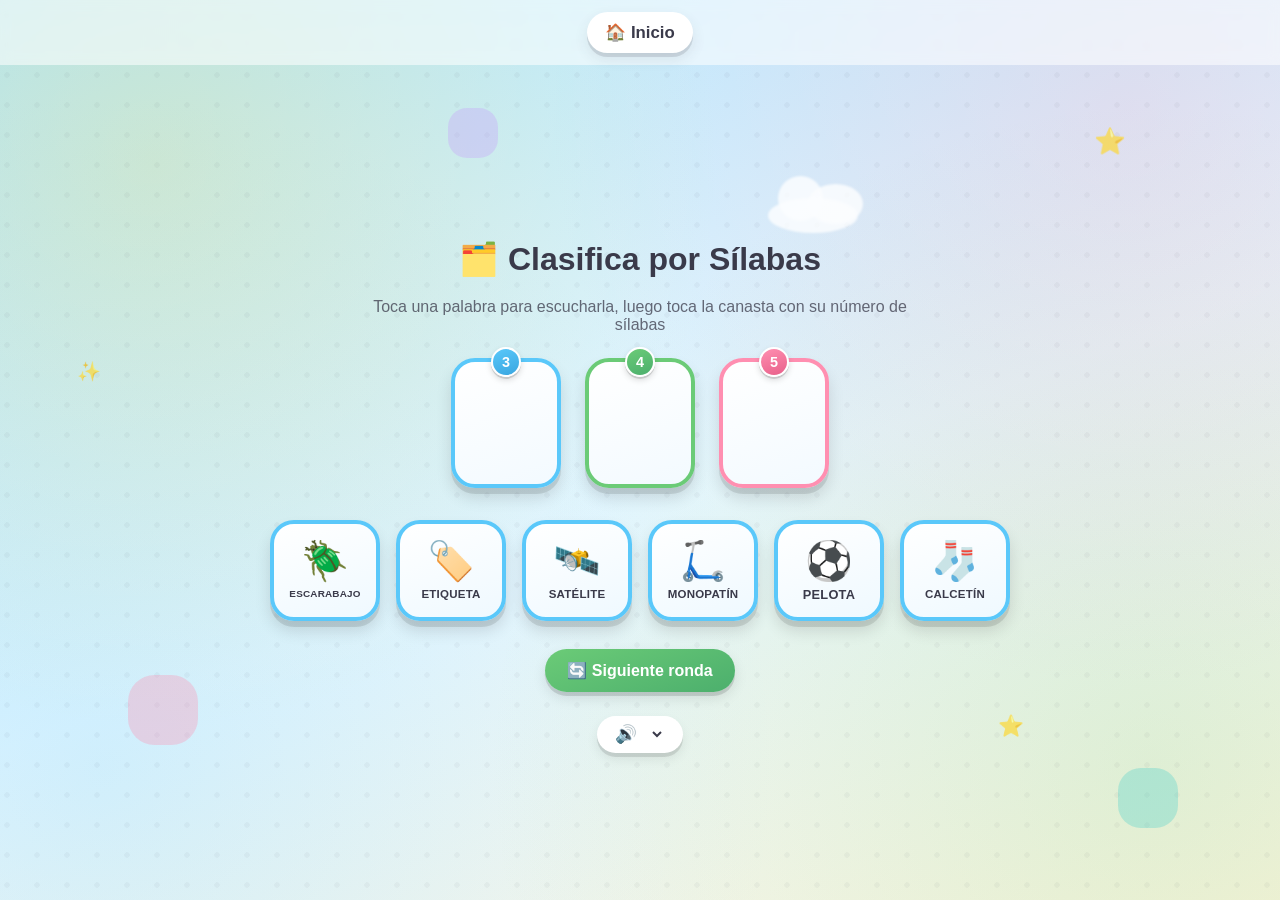
<file: clasifica-silabas.html>
<!DOCTYPE html>
<html lang="es-CL">
<head>
<meta charset="UTF-8">
<meta name="viewport" content="width=device-width, initial-scale=1.0, maximum-scale=1.0, user-scalable=no">
<meta name="color-scheme" content="light only">
<meta name="theme-color" content="#AEE6FF">
<title>Clasifica por Sílabas</title>
<style>
/* ============================================
   ABECEDARIO INTERACTIVO - ESTILOS
   Educación Parvularia - Diseño infantil
   ============================================ */

/* --- Fuente Century Gothic con alternativas similares --- */
@font-face {
  font-family: 'Century Gothic Fallback';
  src: local('Century Gothic'), local('CenturyGothic');
}

:root {
  color-scheme: light;
  --fuente-principal: 'Century Gothic', 'Century Gothic Fallback', 'Futura', 'Trebuchet MS', 'Verdana', sans-serif;

  /* Paleta infantil */
  --celeste: #5AC8FA;
  --amarillo: #FFD93D;
  --verde: #6BCB77;
  --rosado: #FF8FB1;
  --naranjo: #FFA552;
  --lila: #C89CFA;
  --turquesa: #4DD0C9;

  --fondo-cielo-1: #AEE6FF;
  --fondo-cielo-2: #E8F7FF;

  --texto-oscuro: #3A3A4A;
  --blanco: #FFFFFF;

  /* Tonos "fuertes" para sombras tipo stickers (mismo matiz, más saturado) */
  --celeste-fuerte: #2F93D6;
  --amarillo-fuerte: #E8A800;
  --verde-fuerte: #3E9955;
  --rosado-fuerte: #E8608A;
  --naranjo-fuerte: #E07A2E;
  --lila-fuerte: #9856E0;
  --turquesa-fuerte: #279E97;

  /* Sombra base más cálida que el negro puro */
  --sombra-tinta: 58, 58, 74;
}

* {
  box-sizing: border-box;
}

html, body {
  margin: 0;
  padding: 0;
  width: 100%;
  min-height: 100%;
  overflow-x: hidden;
  font-family: var(--fuente-principal);
  background:
    radial-gradient(circle at 12% 18%, rgba(255, 217, 61, 0.22) 0%, transparent 42%),
    radial-gradient(circle at 88% 12%, rgba(255, 143, 177, 0.20) 0%, transparent 42%),
    radial-gradient(circle at 90% 85%, rgba(107, 203, 119, 0.18) 0%, transparent 48%),
    radial-gradient(circle at 8% 85%, rgba(90, 200, 250, 0.18) 0%, transparent 48%),
    linear-gradient(160deg, var(--fondo-cielo-1) 0%, var(--fondo-cielo-2) 55%, #FFF6E0 100%);
  color: var(--texto-oscuro);
  -webkit-tap-highlight-color: transparent;
  user-select: none;
}

button {
  font-family: var(--fuente-principal);
  cursor: pointer;
  border: none;
  outline: none;
}

/* ============================================
   FONDO DECORATIVO (nubes, estrellas, confeti)
   ============================================ */
.fondo-decorativo {
  position: fixed;
  inset: 0;
  z-index: 0;
  overflow: hidden;
  pointer-events: none;
}

.fondo-decorativo::before {
  content: "";
  position: absolute;
  inset: -10%;
  background-image: radial-gradient(circle, rgba(58, 58, 74, 0.07) 2.5px, transparent 3px);
  background-size: 30px 30px;
  opacity: 0.55;
}

.nube {
  position: absolute;
  background: rgba(255, 255, 255, 0.85);
  border-radius: 50%;
  filter: blur(1px);
  opacity: 0.9;
  animation: flotarNube 26s ease-in-out infinite;
}
.nube::before, .nube::after {
  content: "";
  position: absolute;
  background: rgba(255, 255, 255, 0.85);
  border-radius: 50%;
}
.nube1 { width: 120px; height: 45px; top: 8%; left: -10%; animation-duration: 32s; }
.nube1::before { width: 60px; height: 60px; top: -30px; left: 15px; }
.nube1::after { width: 70px; height: 50px; top: -18px; left: 55px; }

.nube2 { width: 90px; height: 35px; top: 22%; left: 60%; animation-duration: 40s; animation-delay: -8s; }
.nube2::before { width: 45px; height: 45px; top: -22px; left: 10px; }
.nube2::after { width: 55px; height: 40px; top: -14px; left: 40px; }

.nube3 { width: 100px; height: 38px; top: 65%; left: -15%; animation-duration: 36s; animation-delay: -15s; }
.nube3::before { width: 50px; height: 50px; top: -25px; left: 12px; }
.nube3::after { width: 60px; height: 42px; top: -15px; left: 45px; }

@keyframes flotarNube {
  0% { transform: translateX(0); }
  50% { transform: translateX(60vw); }
  100% { transform: translateX(0); }
}

.estrella {
  position: absolute;
  font-size: 1.6rem;
  opacity: 0.7;
  animation: parpadear 3.2s ease-in-out infinite;
}
.estrella1 { top: 14%; right: 12%; animation-delay: 0s; }
.estrella2 { top: 40%; left: 6%; animation-delay: 1s; font-size: 1.2rem; }
.estrella3 { bottom: 18%; right: 20%; animation-delay: 2s; font-size: 1.3rem; }

@keyframes parpadear {
  0%, 100% { opacity: 0.3; transform: scale(0.9) rotate(0deg); }
  50% { opacity: 0.9; transform: scale(1.15) rotate(15deg); }
}

.forma {
  position: absolute;
  border-radius: 38%;
  opacity: 0.32;
  animation: girarSuave 22s linear infinite;
}
.forma1 { width: 70px; height: 70px; background: var(--rosado); top: 75%; left: 10%; }
.forma2 { width: 50px; height: 50px; background: var(--lila); top: 12%; left: 35%; animation-duration: 18s; }
.forma3 { width: 60px; height: 60px; background: var(--turquesa); bottom: 8%; right: 8%; animation-duration: 26s; }

@keyframes girarSuave {
  0% { transform: rotate(0deg); }
  100% { transform: rotate(360deg); }
}

/* ============================================
   BARRA SUPERIOR
   ============================================ */
.barra-superior {
  position: fixed;
  top: 0;
  left: 0;
  right: 0;
  z-index: 100;
  display: flex;
  justify-content: center;
  gap: 12px;
  padding: 12px;
  flex-wrap: wrap;
  background: rgba(255, 255, 255, 0.55);
  backdrop-filter: blur(6px);
}

.btn-superior {
  background: var(--blanco);
  color: var(--texto-oscuro);
  font-weight: bold;
  font-size: clamp(0.85rem, 2vw, 1.05rem);
  padding: 10px 18px;
  border-radius: 50px;
  box-shadow: 0 4px 0 rgba(var(--sombra-tinta),0.14), 0 6px 14px rgba(var(--sombra-tinta),0.10);
  transition: transform 0.15s ease, box-shadow 0.15s ease;
}

.btn-superior:hover {
  transform: translateY(-2px) scale(1.04);
}

.btn-superior:active {
  transform: translateY(2px) scale(0.97);
  box-shadow: 0 2px 0 rgba(var(--sombra-tinta),0.14), 0 3px 8px rgba(var(--sombra-tinta),0.10);
}

/* ============================================
   PANTALLAS GENERALES
   ============================================ */
.pantalla {
  position: relative;
  z-index: 1;
  min-height: 100vh;
  width: 100%;
  display: flex;
  align-items: center;
  justify-content: center;
  padding: 24px;
  animation: apareceSuave 0.6s ease;
}

.pantalla[hidden] {
  display: none;
}

@keyframes apareceSuave {
  from { opacity: 0; transform: translateY(18px) scale(0.98); }
  to { opacity: 1; transform: translateY(0) scale(1); }
}

/* ============================================
   PANTALLA 1: BIENVENIDA
   ============================================ */
.contenido-bienvenida {
  text-align: center;
  max-width: 700px;
}

.titulo-bienvenida {
  display: flex;
  justify-content: center;
  gap: 18px;
  margin: 0 0 10px 0;
  font-size: clamp(2.5rem, 9vw, 4.5rem);
}

.letra-flotante {
  display: inline-block;
  animation: rebotarLetra 2.4s ease-in-out infinite;
  text-shadow: 3px 3px 0 rgba(0,0,0,0.08);
}
.letra-flotante.l1 { color: var(--rosado); animation-delay: 0s; }
.letra-flotante.l2 { color: var(--amarillo); animation-delay: 0.25s; }
.letra-flotante.l3 { color: var(--celeste); animation-delay: 0.5s; }

@keyframes rebotarLetra {
  0%, 100% { transform: translateY(0) rotate(-3deg); }
  50% { transform: translateY(-16px) rotate(3deg); }
}

.pregunta-bienvenida {
  font-size: clamp(1.2rem, 4vw, 1.9rem);
  font-weight: bold;
  color: var(--texto-oscuro);
  margin: 10px 0 34px 0;
}

.botones-formato {
  display: flex;
  gap: 24px;
  justify-content: center;
  flex-wrap: wrap;
}

.btn-formato {
  display: flex;
  flex-direction: column;
  align-items: center;
  gap: 6px;
  width: min(220px, 100%);
  padding: 28px 20px;
  border-radius: 36px;
  font-size: 1.3rem;
  font-weight: bold;
  color: var(--blanco);
  box-shadow: inset 0 2px 0 rgba(255,255,255,0.35), 0 8px 0 rgba(var(--sombra-tinta),0.22), 0 14px 26px rgba(var(--sombra-tinta),0.18);
  transition: transform 0.18s ease, box-shadow 0.18s ease;
}

.emoji-boton {
  font-size: 2.4rem;
}

.ejemplo-formato {
  font-size: 1rem;
  font-weight: normal;
  opacity: 0.9;
}

.btn-mayusculas {
  background: linear-gradient(160deg, var(--verde), #4CAF6D);
  box-shadow: inset 0 2px 0 rgba(255,255,255,0.35), 0 8px 0 rgba(62,153,85,0.4), 0 14px 26px rgba(var(--sombra-tinta),0.18);
}

.btn-minusculas {
  background: linear-gradient(160deg, var(--celeste), #3AA6E0);
  box-shadow: inset 0 2px 0 rgba(255,255,255,0.35), 0 8px 0 rgba(47,147,214,0.4), 0 14px 26px rgba(var(--sombra-tinta),0.18);
}

.btn-formato:hover {
  transform: translateY(-6px) scale(1.05);
  box-shadow: inset 0 2px 0 rgba(255,255,255,0.4), 0 10px 0 rgba(var(--sombra-tinta),0.26), 0 18px 30px rgba(var(--sombra-tinta),0.2);
}

.btn-formato:active,
.btn-formato.tocando {
  transform: translateY(4px) scale(0.96);
  box-shadow: inset 0 2px 0 rgba(255,255,255,0.3), 0 3px 0 rgba(var(--sombra-tinta),0.26), 0 8px 16px rgba(var(--sombra-tinta),0.18);
}

/* ============================================
   PANTALLA 2: ABECEDARIO
   ============================================ */
.pantalla-abecedario {
  flex-direction: column;
  padding-top: 100px;
  align-items: stretch;
}

.titulo-abecedario {
  text-align: center;
  font-size: clamp(1.3rem, 4vw, 2rem);
  color: var(--texto-oscuro);
  margin: 0 0 20px 0;
}

.grid-abecedario {
  display: grid;
  grid-template-columns: repeat(6, 1fr);
  gap: 18px;
  width: 100%;
  max-width: 1100px;
  margin: 0 auto;
  padding-bottom: 40px;
}

/* --- Burbuja de letra --- */
.burbuja-letra {
  position: relative;
  aspect-ratio: 1 / 1;
  width: 100%;
  border-radius: 50%;
  display: flex;
  align-items: center;
  justify-content: center;
  font-size: clamp(2.4rem, 7vw, 4.4rem);
  font-weight: bold;
  color: var(--blanco);
  border: 5px solid var(--blanco);
  box-shadow: inset 0 3px 0 rgba(255,255,255,0.4), 0 6px 0 rgba(var(--sombra-tinta),0.18), 0 12px 20px rgba(var(--sombra-tinta),0.2);
  animation: rebotarBurbuja 3.6s ease-in-out infinite;
  transition: transform 0.18s ease, box-shadow 0.18s ease, filter 0.18s ease;
  text-shadow: 1px 2px 2px rgba(var(--sombra-tinta),0.2);
  line-height: 1;
  padding: 0 6%;
}

/* Letras dobles: CH necesita compactarse un poco (letras más anchas),
   LL no necesita compresión (son letras angostas; comprimirlas las pega).
   El margen opuesto al letter-spacing evita que el texto se corra del centro. */
.texto-burbuja {
  display: inline-block;
}
.burbuja-letra.par-ch .texto-burbuja {
  letter-spacing: -0.04em;
  margin-right: 0.04em;
}
.burbuja-letra.par-ll .texto-burbuja {
  letter-spacing: 0.02em;
  margin-right: -0.02em;
}

@keyframes rebotarBurbuja {
  0%, 100% { transform: translateY(0); }
  50% { transform: translateY(-6px); }
}

.burbuja-letra:hover {
  transform: scale(1.1);
  filter: brightness(1.08);
  box-shadow: inset 0 3px 0 rgba(255,255,255,0.45), 0 8px 0 rgba(var(--sombra-tinta),0.2), 0 16px 26px rgba(var(--sombra-tinta),0.24);
}

.burbuja-letra:active,
.burbuja-letra.tocando {
  transform: scale(0.94);
}

/* Estado mientras suena el audio: brillo + pulso + agrandado */
.burbuja-letra.hablando {
  animation: pulsoHabla 0.6s ease-in-out infinite;
  filter: brightness(1.25) saturate(1.3);
  box-shadow: 0 0 0 6px rgba(255,255,255,0.6), 0 10px 24px rgba(var(--sombra-tinta),0.3);
  z-index: 2;
}

@keyframes pulsoHabla {
  0%, 100% { transform: scale(1.12); }
  50% { transform: scale(1.22); }
}

/* Colores variados para las burbujas (se asignan por índice vía nth-child) */
.burbuja-letra:nth-child(7n+1) { background: linear-gradient(160deg, var(--celeste), #3AA6E0); box-shadow: inset 0 3px 0 rgba(255,255,255,0.4), 0 6px 0 rgba(47,147,214,0.45), 0 12px 20px rgba(var(--sombra-tinta),0.2); }
.burbuja-letra:nth-child(7n+2) { background: linear-gradient(160deg, var(--amarillo), #F2B705); box-shadow: inset 0 3px 0 rgba(255,255,255,0.4), 0 6px 0 rgba(217,163,0,0.45), 0 12px 20px rgba(var(--sombra-tinta),0.2); }
.burbuja-letra:nth-child(7n+3) { background: linear-gradient(160deg, var(--verde), #4CAF6D); box-shadow: inset 0 3px 0 rgba(255,255,255,0.4), 0 6px 0 rgba(62,153,85,0.45), 0 12px 20px rgba(var(--sombra-tinta),0.2); }
.burbuja-letra:nth-child(7n+4) { background: linear-gradient(160deg, var(--rosado), #E8608A); box-shadow: inset 0 3px 0 rgba(255,255,255,0.4), 0 6px 0 rgba(216,76,116,0.45), 0 12px 20px rgba(var(--sombra-tinta),0.2); }
.burbuja-letra:nth-child(7n+5) { background: linear-gradient(160deg, var(--naranjo), #E8843A); box-shadow: inset 0 3px 0 rgba(255,255,255,0.4), 0 6px 0 rgba(224,122,46,0.45), 0 12px 20px rgba(var(--sombra-tinta),0.2); }
.burbuja-letra:nth-child(7n+6) { background: linear-gradient(160deg, var(--lila), #A874E8); box-shadow: inset 0 3px 0 rgba(255,255,255,0.4), 0 6px 0 rgba(152,86,224,0.45), 0 12px 20px rgba(var(--sombra-tinta),0.2); }
.burbuja-letra:nth-child(7n+7) { background: linear-gradient(160deg, var(--turquesa), #2FB5AD); box-shadow: inset 0 3px 0 rgba(255,255,255,0.4), 0 6px 0 rgba(39,158,151,0.45), 0 12px 20px rgba(var(--sombra-tinta),0.2); }

/* Desfase de la animación de rebote para que no todas boten igual */
.burbuja-letra:nth-child(2n) { animation-delay: 0.4s; }
.burbuja-letra:nth-child(3n) { animation-delay: 0.8s; }
.burbuja-letra:nth-child(5n) { animation-delay: 1.2s; }

/* ============================================
   RESPONSIVE
   Columnas de la grilla del abecedario controladas
   por cantidad fija (sin auto-fit/minmax):
   - PC (> 900px): 6 columnas
   - Tablets (601px - 900px): 5 columnas
   - Celulares (361px - 600px): 4 columnas
   - Celulares muy pequeños (<= 360px): 3 columnas
   ============================================ */

/* Tablets: 600px - 900px -> 5 columnas */
@media (max-width: 900px) {
  .pantalla {
    padding: 20px;
  }
  .grid-abecedario {
    grid-template-columns: repeat(5, 1fr);
    gap: 14px;
  }
}

/* Celulares: hasta 600px -> 4 columnas */
@media (max-width: 600px) {
  .pantalla {
    padding: 16px;
  }
  .grid-abecedario {
    grid-template-columns: repeat(4, 1fr);
    gap: 12px;
  }
  .botones-formato {
    flex-direction: column;
    align-items: center;
  }
  .btn-formato {
    width: min(240px, 100%);
    padding: 22px 16px;
  }
  .barra-superior {
    padding: 8px;
    gap: 8px;
  }
  .pantalla-abecedario {
    padding-top: 96px;
  }
}

/* Celulares muy pequeños: hasta 360px -> 3 columnas */
@media (max-width: 360px) {
  .pantalla {
    padding: 12px;
  }
  .grid-abecedario {
    grid-template-columns: repeat(3, 1fr);
    gap: 10px;
  }
  .burbuja-letra {
    border-width: 3px;
    font-size: clamp(1.9rem, 8.5vw, 2.6rem);
  }
  .burbuja-letra.par-ch .texto-burbuja {
    letter-spacing: -0.04em;
    margin-right: 0.04em;
  }
  .burbuja-letra.par-ll .texto-burbuja {
    letter-spacing: 0.02em;
    margin-right: -0.02em;
  }
  .btn-formato {
    width: min(210px, 100%);
    padding: 18px 14px;
  }
  .pantalla-abecedario {
    padding-top: 88px;
  }
}

/* Orientación horizontal con poca altura (celulares acostados) */
@media (orientation: landscape) and (max-height: 500px) {
  .pantalla {
    padding: 14px;
    min-height: auto;
  }
  .pantalla-abecedario {
    padding-top: 70px;
  }
  .titulo-abecedario {
    margin-bottom: 12px;
  }
  .grid-abecedario {
    gap: 10px;
  }
  .titulo-bienvenida {
    font-size: clamp(2rem, 7vw, 3rem);
    margin-bottom: 6px;
  }
  .pregunta-bienvenida {
    margin-bottom: 18px;
  }
  .btn-formato {
    padding: 16px 18px;
  }
}


.pantalla-juego { flex-direction: column; align-items: stretch; padding-top: 90px; }
.barra-superior-juego {
  position: fixed; top: 0; left: 0; right: 0; z-index: 100;
  display: flex; justify-content: center; padding: 12px;
  background: rgba(255, 255, 255, 0.55); backdrop-filter: blur(6px);
}

.titulo-juego { text-align: center; font-size: clamp(1.3rem, 4vw, 2rem); margin-bottom: 4px; }
.subtitulo-juego { text-align: center; font-size: 1rem; opacity: 0.75; margin-bottom: 24px; max-width: 560px; margin-left:auto; margin-right:auto; }

#mensajeExito {
  text-align: center; font-size: clamp(1.2rem, 4vw, 1.6rem); font-weight: bold;
  color: #2E9E4F; margin: 4px 0 20px 0;
}

/* Canastas */
.zona-canastas { text-align: center; margin-bottom: 32px; }
#canastas {
  display: flex; justify-content: center; gap: 24px; flex-wrap: wrap;
}
.caja-canasta {
  position: relative;
  display: flex; flex-direction: column; align-items: center;
  width: 110px; height: 130px;
  padding: 18px 8px 10px 8px;
  border-radius: 24px;
  background: linear-gradient(160deg, #FFFFFF, #F3FAFF);
  border: 4px solid var(--celeste);
  box-shadow: 0 6px 0 rgba(0,0,0,0.1), 0 10px 16px rgba(0,0,0,0.12);
}
#canastas .caja-canasta:nth-child(1) { border-color: var(--celeste); }
#canastas .caja-canasta:nth-child(2) { border-color: var(--verde); }
#canastas .caja-canasta:nth-child(3) { border-color: var(--rosado); }

.numero-canasta-chico {
  position: absolute;
  top: -15px; left: 50%; transform: translateX(-50%);
  display: flex; align-items: center; justify-content: center;
  width: 30px; height: 30px; border-radius: 50%;
  font-size: 0.9rem; font-weight: bold; color: var(--blanco);
  border: 2px solid var(--blanco);
  box-shadow: 0 2px 0 rgba(0,0,0,0.12), 0 3px 6px rgba(0,0,0,0.15);
}
#canastas .caja-canasta:nth-child(1) .numero-canasta-chico { background: linear-gradient(160deg, var(--celeste), #3AA6E0); }
#canastas .caja-canasta:nth-child(2) .numero-canasta-chico { background: linear-gradient(160deg, var(--verde), #4CAF6D); }
#canastas .caja-canasta:nth-child(3) .numero-canasta-chico { background: linear-gradient(160deg, var(--rosado), #E8608A); }

.contenido-canasta {
  display: grid; grid-template-columns: repeat(2, 1fr);
  align-content: center; justify-items: center; align-items: center;
  gap: 4px;
  width: 100%; height: 100%;
}
.emoji-en-canasta {
  font-size: 1.5rem;
  animation: apareceTarjeta 0.35s ease;
}

/* Pool de palabras */
.zona-pool { text-align: center; }
#poolPalabras {
  display: flex; justify-content: center; flex-wrap: wrap; gap: 16px;
  max-width: 760px; margin: 0 auto;
}
.tarjeta-palabra {
  display: flex; flex-direction: column; align-items: center; gap: 4px;
  width: 110px; padding: 14px 4px;
  border-radius: 24px;
  background: linear-gradient(160deg, #FFFFFF, #EFF9FF);
  border: 4px solid var(--celeste);
  box-shadow: 0 6px 0 rgba(0,0,0,0.1), 0 10px 16px rgba(0,0,0,0.12);
  transition: transform 0.15s ease, box-shadow 0.15s ease;
  animation: apareceTarjeta 0.35s ease;
}
@keyframes apareceTarjeta {
  from { transform: scale(0.6); opacity: 0; }
  to { transform: scale(1); opacity: 1; }
}
.tarjeta-palabra:hover { transform: translateY(-3px); }
.tarjeta-palabra.seleccionada {
  border-color: #2E9E4F;
  box-shadow: 0 0 0 5px rgba(46,158,79,0.35), 0 6px 0 rgba(0,0,0,0.1), 0 10px 16px rgba(0,0,0,0.12);
}
.emoji-pool { font-size: 2.4rem; }
.texto-pool {
  font-size: 0.8rem; font-weight: bold; color: var(--texto-oscuro); letter-spacing: 0.02em;
  white-space: normal; overflow-wrap: break-word; word-break: normal;
  hyphens: auto; -webkit-hyphens: auto; -ms-hyphens: auto;
  max-width: 100%; text-align: center; line-height: 1.15;
}

@keyframes sacudir {
  0%, 100% { transform: translateX(0); }
  20% { transform: translateX(-8px) rotate(-4deg); }
  40% { transform: translateX(8px) rotate(4deg); }
  60% { transform: translateX(-6px) rotate(-3deg); }
  80% { transform: translateX(6px) rotate(3deg); }
}
.sacude { animation: sacudir 0.4s ease; }

.botones-juego { display: flex; gap: 14px; justify-content: center; flex-wrap: wrap; margin: 28px 0 8px 0; }
.btn-juego {
  padding: 12px 22px; border-radius: 50px; font-weight: bold; font-size: 1rem;
  color: var(--blanco); box-shadow: 0 4px 0 rgba(0,0,0,0.12), 0 6px 14px rgba(0,0,0,0.1);
  transition: transform 0.15s ease;
}
.btn-juego:hover { transform: translateY(-2px); }
.btn-siguiente { background: linear-gradient(160deg, var(--verde), #4CAF6D); }

.fila-selector-voz { display: flex; justify-content: center; margin-top: 16px; }
.pildora-selector {
  display: flex; align-items: center; gap: 8px; background: var(--blanco);
  border-radius: 50px; padding: 8px 18px;
  box-shadow: 0 4px 0 rgba(0,0,0,0.1), 0 6px 12px rgba(0,0,0,0.08);
}
.pildora-selector .icono-voz { font-size: 1.1rem; }
#selectorVoz {
  border: none; background: transparent; font-family: var(--fuente-principal);
  font-weight: bold; font-size: 0.85rem; color: var(--texto-oscuro); max-width: 240px; cursor: pointer;
}
#selectorVoz:focus { outline: none; }
</style>
</head>
<body>

  <div class="fondo-decorativo" aria-hidden="true">
    <div class="nube nube1"></div><div class="nube nube2"></div><div class="nube nube3"></div>
    <div class="estrella estrella1">⭐</div><div class="estrella estrella2">✨</div><div class="estrella estrella3">⭐</div>
    <div class="forma forma1"></div><div class="forma forma2"></div><div class="forma forma3"></div>
  </div>

  <main class="pantalla pantalla-juego">
    <header class="barra-superior-juego">
      <a href="index.html" class="btn-superior" style="text-decoration:none; display:inline-block;">🏠 Inicio</a>
    </header>
    <h2 class="titulo-juego">🗂️ Clasifica por Sílabas</h2>
    <p class="subtitulo-juego">Toca una palabra para escucharla, luego toca la canasta con su número de sílabas</p>

    <div id="mensajeExito" hidden>🎉 ¡Las clasificaste todas! ¡Muy bien! 🎉</div>

    <div class="zona-canastas">
      <div id="canastas"></div>
    </div>

    <div class="zona-pool">
      <div id="poolPalabras"></div>
    </div>

    <div class="botones-juego">
      <button id="btnSiguiente" class="btn-juego btn-siguiente" type="button">🔄 Siguiente ronda</button>
    </div>
    <div class="fila-selector-voz">
      <div class="pildora-selector">
        <span class="icono-voz">🔊</span>
        <select id="selectorVoz"></select>
      </div>
    </div>
  </main>

  <script>
const GRUPOS_SILABAS = {"1": [{"palabra": "pez", "emoji": "🐟", "silabas": ["pez"], "n": 1}, {"palabra": "pan", "emoji": "🍞", "silabas": ["pan"], "n": 1}, {"palabra": "miel", "emoji": "🍯", "silabas": ["miel"], "n": 1}, {"palabra": "sal", "emoji": "🧂", "silabas": ["sal"], "n": 1}, {"palabra": "sol", "emoji": "☀️", "silabas": ["sol"], "n": 1}, {"palabra": "mar", "emoji": "🌊", "silabas": ["mar"], "n": 1}, {"palabra": "bus", "emoji": "🚌", "silabas": ["bus"], "n": 1}, {"palabra": "pie", "emoji": "🦶", "silabas": ["pie"], "n": 1}, {"palabra": "chef", "emoji": "🧑‍🍳", "silabas": ["chef"], "n": 1}, {"palabra": "rey", "emoji": "🤴", "silabas": ["rey"], "n": 1}, {"palabra": "surf", "emoji": "🏄", "silabas": ["surf"], "n": 1}, {"palabra": "golf", "emoji": "⛳", "silabas": ["golf"], "n": 1}, {"palabra": "dos", "emoji": "2", "silabas": ["dos"], "n": 1}, {"palabra": "tres", "emoji": "3", "silabas": ["tres"], "n": 1}, {"palabra": "seis", "emoji": "6", "silabas": ["seis"], "n": 1}, {"palabra": "diez", "emoji": "10", "silabas": ["diez"], "n": 1}, {"palabra": "flan", "emoji": "🍮", "silabas": ["flan"], "n": 1}, {"palabra": "short", "emoji": "🩳", "silabas": ["short"], "n": 1}, {"palabra": "juez", "emoji": "👨‍⚖️", "silabas": ["juez"], "n": 1}, {"palabra": "gris", "emoji": "🩶", "silabas": ["gris"], "n": 1}, {"palabra": "clip", "emoji": "📎", "silabas": ["clip"], "n": 1}, {"palabra": "tren", "emoji": "🚂", "silabas": ["tren"], "n": 1}, {"palabra": "té", "emoji": "🍵", "silabas": ["té"], "n": 1}, {"palabra": "flor", "emoji": "🌺", "silabas": ["flor"], "n": 1}], "2": [{"palabra": "gato", "emoji": "🐱", "silabas": ["ga", "to"], "n": 2}, {"palabra": "perro", "emoji": "🐶", "silabas": ["pe", "rro"], "n": 2}, {"palabra": "pato", "emoji": "🦆", "silabas": ["pa", "to"], "n": 2}, {"palabra": "oso", "emoji": "🐻", "silabas": ["o", "so"], "n": 2}, {"palabra": "vaca", "emoji": "🐮", "silabas": ["va", "ca"], "n": 2}, {"palabra": "chancho", "emoji": "🐷", "silabas": ["chan", "cho"], "n": 2}, {"palabra": "cabra", "emoji": "🐐", "silabas": ["ca", "bra"], "n": 2}, {"palabra": "ratón", "emoji": "🐭", "silabas": ["ra", "tón"], "n": 2}, {"palabra": "león", "emoji": "🦁", "silabas": ["le", "ón"], "n": 2}, {"palabra": "tigre", "emoji": "🐯", "silabas": ["ti", "gre"], "n": 2}, {"palabra": "mono", "emoji": "🐵", "silabas": ["mo", "no"], "n": 2}, {"palabra": "cebra", "emoji": "🦓", "silabas": ["ce", "bra"], "n": 2}, {"palabra": "zorro", "emoji": "🦊", "silabas": ["zo", "rro"], "n": 2}, {"palabra": "lobo", "emoji": "🐺", "silabas": ["lo", "bo"], "n": 2}, {"palabra": "foca", "emoji": "🦭", "silabas": ["fo", "ca"], "n": 2}, {"palabra": "delfín", "emoji": "🐬", "silabas": ["del", "fín"], "n": 2}, {"palabra": "pulpo", "emoji": "🐙", "silabas": ["pul", "po"], "n": 2}, {"palabra": "búho", "emoji": "🦉", "silabas": ["bú", "ho"], "n": 2}, {"palabra": "rana", "emoji": "🐸", "silabas": ["ra", "na"], "n": 2}, {"palabra": "panda", "emoji": "🐼", "silabas": ["pan", "da"], "n": 2}, {"palabra": "pavo", "emoji": "🦃", "silabas": ["pa", "vo"], "n": 2}, {"palabra": "cisne", "emoji": "🦢", "silabas": ["cis", "ne"], "n": 2}, {"palabra": "loro", "emoji": "🦜", "silabas": ["lo", "ro"], "n": 2}, {"palabra": "uva", "emoji": "🍇", "silabas": ["u", "va"], "n": 2}, {"palabra": "piña", "emoji": "🍍", "silabas": ["pi", "ña"], "n": 2}, {"palabra": "limón", "emoji": "🍋", "silabas": ["li", "món"], "n": 2}, {"palabra": "pera", "emoji": "🍐", "silabas": ["pe", "ra"], "n": 2}, {"palabra": "kiwi", "emoji": "🥝", "silabas": ["ki", "wi"], "n": 2}, {"palabra": "coco", "emoji": "🥥", "silabas": ["co", "co"], "n": 2}, {"palabra": "queso", "emoji": "🧀", "silabas": ["que", "so"], "n": 2}, {"palabra": "huevo", "emoji": "🥚", "silabas": ["hue", "vo"], "n": 2}, {"palabra": "leche", "emoji": "🥛", "silabas": ["le", "che"], "n": 2}, {"palabra": "arroz", "emoji": "🍚", "silabas": ["a", "rroz"], "n": 2}, {"palabra": "sopa", "emoji": "🍲", "silabas": ["so", "pa"], "n": 2}, {"palabra": "papas", "emoji": "🍟", "silabas": ["pa", "pas"], "n": 2}, {"palabra": "torta", "emoji": "🎂", "silabas": ["tor", "ta"], "n": 2}, {"palabra": "dulce", "emoji": "🍬", "silabas": ["dul", "ce"], "n": 2}, {"palabra": "taco", "emoji": "🌮", "silabas": ["ta", "co"], "n": 2}, {"palabra": "papa", "emoji": "🥔", "silabas": ["pa", "pa"], "n": 2}, {"palabra": "ajo", "emoji": "🧄", "silabas": ["a", "jo"], "n": 2}, {"palabra": "palta", "emoji": "🥑", "silabas": ["pal", "ta"], "n": 2}, {"palabra": "casa", "emoji": "🏠", "silabas": ["ca", "sa"], "n": 2}, {"palabra": "cama", "emoji": "🛏️", "silabas": ["ca", "ma"], "n": 2}, {"palabra": "silla", "emoji": "🪑", "silabas": ["si", "lla"], "n": 2}, {"palabra": "puerta", "emoji": "🚪", "silabas": ["puer", "ta"], "n": 2}, {"palabra": "reloj", "emoji": "🕐", "silabas": ["re", "loj"], "n": 2}, {"palabra": "radio", "emoji": "📻", "silabas": ["ra", "dio"], "n": 2}, {"palabra": "libro", "emoji": "📖", "silabas": ["li", "bro"], "n": 2}, {"palabra": "lápiz", "emoji": "✏️", "silabas": ["lá", "piz"], "n": 2}, {"palabra": "llave", "emoji": "🔑", "silabas": ["lla", "ve"], "n": 2}, {"palabra": "globo", "emoji": "🎈", "silabas": ["glo", "bo"], "n": 2}, {"palabra": "vela", "emoji": "🕯️", "silabas": ["ve", "la"], "n": 2}, {"palabra": "jabón", "emoji": "🧼", "silabas": ["ja", "bón"], "n": 2}, {"palabra": "balde", "emoji": "🪣", "silabas": ["bal", "de"], "n": 2}, {"palabra": "caja", "emoji": "📦", "silabas": ["ca", "ja"], "n": 2}, {"palabra": "bolsa", "emoji": "👜", "silabas": ["bol", "sa"], "n": 2}, {"palabra": "gorro", "emoji": "🧢", "silabas": ["go", "rro"], "n": 2}, {"palabra": "guante", "emoji": "🧤", "silabas": ["guan", "te"], "n": 2}, {"palabra": "luna", "emoji": "🌙", "silabas": ["lu", "na"], "n": 2}, {"palabra": "nube", "emoji": "☁️", "silabas": ["nu", "be"], "n": 2}, {"palabra": "lluvia", "emoji": "🌧️", "silabas": ["llu", "via"], "n": 2}, {"palabra": "nieve", "emoji": "❄️", "silabas": ["nie", "ve"], "n": 2}, {"palabra": "viento", "emoji": "🌬️", "silabas": ["vien", "to"], "n": 2}, {"palabra": "rayo", "emoji": "⚡", "silabas": ["ra", "yo"], "n": 2}, {"palabra": "fuego", "emoji": "🔥", "silabas": ["fue", "go"], "n": 2}, {"palabra": "agua", "emoji": "💧", "silabas": ["a", "gua"], "n": 2}, {"palabra": "volcán", "emoji": "🌋", "silabas": ["vol", "cán"], "n": 2}, {"palabra": "isla", "emoji": "🏝️", "silabas": ["is", "la"], "n": 2}, {"palabra": "árbol", "emoji": "🌳", "silabas": ["ár", "bol"], "n": 2}, {"palabra": "rosa", "emoji": "🌹", "silabas": ["ro", "sa"], "n": 2}, {"palabra": "planta", "emoji": "🪴", "silabas": ["plan", "ta"], "n": 2}, {"palabra": "cactus", "emoji": "🌵", "silabas": ["cac", "tus"], "n": 2}, {"palabra": "roca", "emoji": "🪨", "silabas": ["ro", "ca"], "n": 2}, {"palabra": "tierra", "emoji": "🌍", "silabas": ["tie", "rra"], "n": 2}, {"palabra": "auto", "emoji": "🚗", "silabas": ["au", "to"], "n": 2}, {"palabra": "camión", "emoji": "🚚", "silabas": ["ca", "mión"], "n": 2}, {"palabra": "moto", "emoji": "🏍️", "silabas": ["mo", "to"], "n": 2}, {"palabra": "avión", "emoji": "✈️", "silabas": ["a", "vión"], "n": 2}, {"palabra": "barco", "emoji": "🚢", "silabas": ["bar", "co"], "n": 2}, {"palabra": "taxi", "emoji": "🚕", "silabas": ["ta", "xi"], "n": 2}, {"palabra": "tractor", "emoji": "🚜", "silabas": ["trac", "tor"], "n": 2}, {"palabra": "mano", "emoji": "✋", "silabas": ["ma", "no"], "n": 2}, {"palabra": "ojo", "emoji": "👁️", "silabas": ["o", "jo"], "n": 2}, {"palabra": "nariz", "emoji": "👃", "silabas": ["na", "riz"], "n": 2}, {"palabra": "boca", "emoji": "👄", "silabas": ["bo", "ca"], "n": 2}, {"palabra": "diente", "emoji": "🦷", "silabas": ["dien", "te"], "n": 2}, {"palabra": "pelo", "emoji": "🦱", "silabas": ["pe", "lo"], "n": 2}, {"palabra": "dedo", "emoji": "👆", "silabas": ["de", "do"], "n": 2}, {"palabra": "brazo", "emoji": "💪", "silabas": ["bra", "zo"], "n": 2}, {"palabra": "hueso", "emoji": "🦴", "silabas": ["hue", "so"], "n": 2}, {"palabra": "mamá", "emoji": "👩", "silabas": ["ma", "má"], "n": 2}, {"palabra": "papá", "emoji": "👨", "silabas": ["pa", "pá"], "n": 2}, {"palabra": "bebé", "emoji": "👶", "silabas": ["be", "bé"], "n": 2}, {"palabra": "niño", "emoji": "👦", "silabas": ["ni", "ño"], "n": 2}, {"palabra": "niña", "emoji": "👧", "silabas": ["ni", "ña"], "n": 2}, {"palabra": "doctor", "emoji": "🧑‍⚕️", "silabas": ["doc", "tor"], "n": 2}, {"palabra": "reina", "emoji": "👸", "silabas": ["rei", "na"], "n": 2}, {"palabra": "dado", "emoji": "🎲", "silabas": ["da", "do"], "n": 2}, {"palabra": "tambor", "emoji": "🥁", "silabas": ["tam", "bor"], "n": 2}, {"palabra": "piano", "emoji": "🎹", "silabas": ["pia", "no"], "n": 2}, {"palabra": "violín", "emoji": "🎻", "silabas": ["vio", "lín"], "n": 2}, {"palabra": "pincel", "emoji": "🖌️", "silabas": ["pin", "cel"], "n": 2}, {"palabra": "crayón", "emoji": "🖍️", "silabas": ["cra", "yón"], "n": 2}, {"palabra": "patín", "emoji": "⛸️", "silabas": ["pa", "tín"], "n": 2}, {"palabra": "risa", "emoji": "😄", "silabas": ["ri", "sa"], "n": 2}, {"palabra": "llanto", "emoji": "😢", "silabas": ["llan", "to"], "n": 2}, {"palabra": "beso", "emoji": "😘", "silabas": ["be", "so"], "n": 2}, {"palabra": "sueño", "emoji": "😴", "silabas": ["sue", "ño"], "n": 2}, {"palabra": "fiesta", "emoji": "🎉", "silabas": ["fies", "ta"], "n": 2}, {"palabra": "choclo", "emoji": "🌽", "silabas": ["cho", "clo"], "n": 2}, {"palabra": "río", "emoji": "🏞️", "silabas": ["rí", "o"], "n": 2}, {"palabra": "puente", "emoji": "🌉", "silabas": ["puen", "te"], "n": 2}, {"palabra": "tienda", "emoji": "🏪", "silabas": ["tien", "da"], "n": 2}, {"palabra": "circo", "emoji": "🎪", "silabas": ["cir", "co"], "n": 2}, {"palabra": "imán", "emoji": "🧲", "silabas": ["i", "mán"], "n": 2}, {"palabra": "lupa", "emoji": "🔍", "silabas": ["lu", "pa"], "n": 2}, {"palabra": "ancla", "emoji": "⚓", "silabas": ["an", "cla"], "n": 2}, {"palabra": "miedo", "emoji": "😱", "silabas": ["mie", "do"], "n": 2}, {"palabra": "duda", "emoji": "🤔", "silabas": ["du", "da"], "n": 2}, {"palabra": "amor", "emoji": "💕", "silabas": ["a", "mor"], "n": 2}, {"palabra": "hielo", "emoji": "🧊", "silabas": ["hie", "lo"], "n": 2}, {"palabra": "tenis", "emoji": "🎾", "silabas": ["te", "nis"], "n": 2}, {"palabra": "béisbol", "emoji": "⚾", "silabas": ["béis", "bol"], "n": 2}, {"palabra": "dragón", "emoji": "🐉", "silabas": ["dra", "gón"], "n": 2}, {"palabra": "robot", "emoji": "🤖", "silabas": ["ro", "bot"], "n": 2}, {"palabra": "mago", "emoji": "🧙", "silabas": ["ma", "go"], "n": 2}, {"palabra": "zombi", "emoji": "🧟", "silabas": ["zom", "bi"], "n": 2}, {"palabra": "hada", "emoji": "🧚", "silabas": ["ha", "da"], "n": 2}, {"palabra": "genio", "emoji": "🧞", "silabas": ["ge", "nio"], "n": 2}, {"palabra": "mapa", "emoji": "🗺️", "silabas": ["ma", "pa"], "n": 2}, {"palabra": "playa", "emoji": "🏖️", "silabas": ["pla", "ya"], "n": 2}, {"palabra": "buzo", "emoji": "🤿", "silabas": ["bu", "zo"], "n": 2}, {"palabra": "ducha", "emoji": "🚿", "silabas": ["du", "cha"], "n": 2}, {"palabra": "pierna", "emoji": "🦵", "silabas": ["pier", "na"], "n": 2}, {"palabra": "uno", "emoji": "1", "silabas": ["u", "no"], "n": 2}, {"palabra": "cuatro", "emoji": "4", "silabas": ["cua", "tro"], "n": 2}, {"palabra": "cinco", "emoji": "5", "silabas": ["cin", "co"], "n": 2}, {"palabra": "siete", "emoji": "7", "silabas": ["sie", "te"], "n": 2}, {"palabra": "ocho", "emoji": "8", "silabas": ["o", "cho"], "n": 2}, {"palabra": "nueve", "emoji": "9", "silabas": ["nue", "ve"], "n": 2}, {"palabra": "plato", "emoji": "🍽️", "silabas": ["pla", "to"], "n": 2}, {"palabra": "vaso", "emoji": "🥤", "silabas": ["va", "so"], "n": 2}, {"palabra": "queque", "emoji": "🧁", "silabas": ["que", "que"], "n": 2}, {"palabra": "sofá", "emoji": "🛋️", "silabas": ["so", "fá"], "n": 2}, {"palabra": "cajón", "emoji": "🗄️", "silabas": ["ca", "jón"], "n": 2}, {"palabra": "pila", "emoji": "🔋", "silabas": ["pi", "la"], "n": 2}, {"palabra": "regla", "emoji": "📏", "silabas": ["re", "gla"], "n": 2}, {"palabra": "sobre", "emoji": "✉️", "silabas": ["so", "bre"], "n": 2}, {"palabra": "buzón", "emoji": "📫", "silabas": ["bu", "zón"], "n": 2}, {"palabra": "nutria", "emoji": "🦦", "silabas": ["nu", "tria"], "n": 2}, {"palabra": "alce", "emoji": "🫎", "silabas": ["al", "ce"], "n": 2}, {"palabra": "burro", "emoji": "🫏", "silabas": ["bu", "rro"], "n": 2}, {"palabra": "lombriz", "emoji": "🪱", "silabas": ["lom", "briz"], "n": 2}, {"palabra": "ostra", "emoji": "🦪", "silabas": ["os", "tra"], "n": 2}, {"palabra": "coral", "emoji": "🪸", "silabas": ["co", "ral"], "n": 2}, {"palabra": "bambú", "emoji": "🎍", "silabas": ["bam", "bú"], "n": 2}, {"palabra": "pesca", "emoji": "🎣", "silabas": ["pes", "ca"], "n": 2}, {"palabra": "actor", "emoji": "🎭", "silabas": ["ac", "tor"], "n": 2}, {"palabra": "furgón", "emoji": "🚐", "silabas": ["fur", "gón"], "n": 2}, {"palabra": "dardo", "emoji": "🎯", "silabas": ["dar", "do"], "n": 2}, {"palabra": "bolos", "emoji": "🎳", "silabas": ["bo", "los"], "n": 2}, {"palabra": "naipes", "emoji": "🃏", "silabas": ["nai", "pes"], "n": 2}, {"palabra": "yoyo", "emoji": "🪀", "silabas": ["yo", "yo"], "n": 2}, {"palabra": "cuerda", "emoji": "🪢", "silabas": ["cuer", "da"], "n": 2}, {"palabra": "uña", "emoji": "💅", "silabas": ["u", "ña"], "n": 2}, {"palabra": "ceja", "emoji": "🤨", "silabas": ["ce", "ja"], "n": 2}, {"palabra": "ovni", "emoji": "🛸", "silabas": ["ov", "ni"], "n": 2}, {"palabra": "bruja", "emoji": "🧙‍♀️", "silabas": ["bru", "ja"], "n": 2}, {"palabra": "calma", "emoji": "🧘", "silabas": ["cal", "ma"], "n": 2}, {"palabra": "rojo", "emoji": "🔴", "silabas": ["ro", "jo"], "n": 2}, {"palabra": "azul", "emoji": "🔵", "silabas": ["a", "zul"], "n": 2}, {"palabra": "verde", "emoji": "🟢", "silabas": ["ver", "de"], "n": 2}, {"palabra": "café", "emoji": "🟤", "silabas": ["ca", "fé"], "n": 2}, {"palabra": "negro", "emoji": "⚫", "silabas": ["ne", "gro"], "n": 2}, {"palabra": "blanco", "emoji": "⚪", "silabas": ["blan", "co"], "n": 2}, {"palabra": "rombo", "emoji": "🔶", "silabas": ["rom", "bo"], "n": 2}, {"palabra": "frasco", "emoji": "🫙", "silabas": ["fras", "co"], "n": 2}, {"palabra": "cinta", "emoji": "🎀", "silabas": ["cin", "ta"], "n": 2}, {"palabra": "castor", "emoji": "🦫", "silabas": ["cas", "tor"], "n": 2}, {"palabra": "gallo", "emoji": "🐓", "silabas": ["ga", "llo"], "n": 2}, {"palabra": "mango", "emoji": "🥭", "silabas": ["man", "go"], "n": 2}, {"palabra": "baño", "emoji": "🚽", "silabas": ["ba", "ño"], "n": 2}, {"palabra": "hacha", "emoji": "🪓", "silabas": ["ha", "cha"], "n": 2}, {"palabra": "nido", "emoji": "🪹", "silabas": ["ni", "do"], "n": 2}, {"palabra": "huella", "emoji": "👣", "silabas": ["hue", "lla"], "n": 2}, {"palabra": "mamut", "emoji": "🦣", "silabas": ["ma", "mut"], "n": 2}, {"palabra": "carne", "emoji": "🥩", "silabas": ["car", "ne"], "n": 2}, {"palabra": "hilo", "emoji": "🧵", "silabas": ["hi", "lo"], "n": 2}, {"palabra": "lana", "emoji": "🧶", "silabas": ["la", "na"], "n": 2}, {"palabra": "trébol", "emoji": "🍀", "silabas": ["tré", "bol"], "n": 2}, {"palabra": "carpa", "emoji": "⛺", "silabas": ["car", "pa"], "n": 2}, {"palabra": "bota", "emoji": "👢", "silabas": ["bo", "ta"], "n": 2}, {"palabra": "chala", "emoji": "🩴", "silabas": ["cha", "la"], "n": 2}, {"palabra": "hojas", "emoji": "🍂", "silabas": ["ho", "jas"], "n": 2}, {"palabra": "mosca", "emoji": "🪰", "silabas": ["mos", "ca"], "n": 2}, {"palabra": "pintor", "emoji": "🧑‍🎨", "silabas": ["pin", "tor"], "n": 2}, {"palabra": "rata", "emoji": "🐀", "silabas": ["ra", "ta"], "n": 2}, {"palabra": "llama", "emoji": "🦙", "silabas": ["lla", "ma"], "n": 2}, {"palabra": "grillo", "emoji": "🦗", "silabas": ["gri", "llo"], "n": 2}, {"palabra": "pollo", "emoji": "🍗", "silabas": ["po", "llo"], "n": 2}, {"palabra": "tamal", "emoji": "🫔", "silabas": ["ta", "mal"], "n": 2}, {"palabra": "jugo", "emoji": "🧃", "silabas": ["ju", "go"], "n": 2}, {"palabra": "trigo", "emoji": "🌾", "silabas": ["tri", "go"], "n": 2}, {"palabra": "hierba", "emoji": "🌿", "silabas": ["hier", "ba"], "n": 2}, {"palabra": "pino", "emoji": "🌲", "silabas": ["pi", "no"], "n": 2}, {"palabra": "fuente", "emoji": "⛲", "silabas": ["fuen", "te"], "n": 2}, {"palabra": "control", "emoji": "🎮", "silabas": ["con", "trol"], "n": 2}, {"palabra": "pimpón", "emoji": "🏓", "silabas": ["pim", "pón"], "n": 2}], "3": [{"palabra": "gallina", "emoji": "🐔", "silabas": ["ga", "lli", "na"], "n": 3}, {"palabra": "caballo", "emoji": "🐴", "silabas": ["ca", "ba", "llo"], "n": 3}, {"palabra": "oveja", "emoji": "🐑", "silabas": ["o", "ve", "ja"], "n": 3}, {"palabra": "conejo", "emoji": "🐰", "silabas": ["co", "ne", "jo"], "n": 3}, {"palabra": "jirafa", "emoji": "🦒", "silabas": ["ji", "ra", "fa"], "n": 3}, {"palabra": "canguro", "emoji": "🦘", "silabas": ["can", "gu", "ro"], "n": 3}, {"palabra": "tiburón", "emoji": "🦈", "silabas": ["ti", "bu", "rón"], "n": 3}, {"palabra": "ballena", "emoji": "🐳", "silabas": ["ba", "lle", "na"], "n": 3}, {"palabra": "cangrejo", "emoji": "🦀", "silabas": ["can", "gre", "jo"], "n": 3}, {"palabra": "abeja", "emoji": "🐝", "silabas": ["a", "be", "ja"], "n": 3}, {"palabra": "araña", "emoji": "🕷️", "silabas": ["a", "ra", "ña"], "n": 3}, {"palabra": "hormiga", "emoji": "🐜", "silabas": ["hor", "mi", "ga"], "n": 3}, {"palabra": "caracol", "emoji": "🐌", "silabas": ["ca", "ra", "col"], "n": 3}, {"palabra": "gusano", "emoji": "🐛", "silabas": ["gu", "sa", "no"], "n": 3}, {"palabra": "pájaro", "emoji": "🐦", "silabas": ["pá", "ja", "ro"], "n": 3}, {"palabra": "águila", "emoji": "🦅", "silabas": ["á", "gui", "la"], "n": 3}, {"palabra": "serpiente", "emoji": "🐍", "silabas": ["ser", "pien", "te"], "n": 3}, {"palabra": "tortuga", "emoji": "🐢", "silabas": ["tor", "tu", "ga"], "n": 3}, {"palabra": "camello", "emoji": "🐫", "silabas": ["ca", "me", "llo"], "n": 3}, {"palabra": "koala", "emoji": "🐨", "silabas": ["ko", "a", "la"], "n": 3}, {"palabra": "ardilla", "emoji": "🐿️", "silabas": ["ar", "di", "lla"], "n": 3}, {"palabra": "erizo", "emoji": "🦔", "silabas": ["e", "ri", "zo"], "n": 3}, {"palabra": "pingüino", "emoji": "🐧", "silabas": ["pin", "güi", "no"], "n": 3}, {"palabra": "langosta", "emoji": "🦞", "silabas": ["lan", "gos", "ta"], "n": 3}, {"palabra": "camarón", "emoji": "🦐", "silabas": ["ca", "ma", "rón"], "n": 3}, {"palabra": "manzana", "emoji": "🍏", "silabas": ["man", "za", "na"], "n": 3}, {"palabra": "plátano", "emoji": "🍌", "silabas": ["plá", "ta", "no"], "n": 3}, {"palabra": "naranja", "emoji": "🍊", "silabas": ["na", "ran", "ja"], "n": 3}, {"palabra": "sandía", "emoji": "🍉", "silabas": ["san", "dí", "a"], "n": 3}, {"palabra": "frutilla", "emoji": "🍓", "silabas": ["fru", "ti", "lla"], "n": 3}, {"palabra": "helado", "emoji": "🍦", "silabas": ["he", "la", "do"], "n": 3}, {"palabra": "galleta", "emoji": "🍪", "silabas": ["ga", "lle", "ta"], "n": 3}, {"palabra": "tomate", "emoji": "🍅", "silabas": ["to", "ma", "te"], "n": 3}, {"palabra": "cebolla", "emoji": "🧅", "silabas": ["ce", "bo", "lla"], "n": 3}, {"palabra": "brócoli", "emoji": "🥦", "silabas": ["bró", "co", "li"], "n": 3}, {"palabra": "pepino", "emoji": "🥒", "silabas": ["pe", "pi", "no"], "n": 3}, {"palabra": "pimentón", "emoji": "🫑", "silabas": ["pi", "men", "tón"], "n": 3}, {"palabra": "ventana", "emoji": "🪟", "silabas": ["ven", "ta", "na"], "n": 3}, {"palabra": "espejo", "emoji": "🪞", "silabas": ["es", "pe", "jo"], "n": 3}, {"palabra": "tijera", "emoji": "✂️", "silabas": ["ti", "je", "ra"], "n": 3}, {"palabra": "pintura", "emoji": "🎨", "silabas": ["pin", "tu", "ra"], "n": 3}, {"palabra": "mochila", "emoji": "🎒", "silabas": ["mo", "chi", "la"], "n": 3}, {"palabra": "paraguas", "emoji": "☂️", "silabas": ["pa", "ra", "guas"], "n": 3}, {"palabra": "candado", "emoji": "🔒", "silabas": ["can", "da", "do"], "n": 3}, {"palabra": "regalo", "emoji": "🎁", "silabas": ["re", "ga", "lo"], "n": 3}, {"palabra": "toalla", "emoji": "🧻", "silabas": ["to", "a", "lla"], "n": 3}, {"palabra": "cepillo", "emoji": "🪥", "silabas": ["ce", "pi", "llo"], "n": 3}, {"palabra": "escoba", "emoji": "🧹", "silabas": ["es", "co", "ba"], "n": 3}, {"palabra": "sombrero", "emoji": "🎩", "silabas": ["som", "bre", "ro"], "n": 3}, {"palabra": "corona", "emoji": "👑", "silabas": ["co", "ro", "na"], "n": 3}, {"palabra": "anillo", "emoji": "💍", "silabas": ["a", "ni", "llo"], "n": 3}, {"palabra": "moneda", "emoji": "🪙", "silabas": ["mo", "ne", "da"], "n": 3}, {"palabra": "zapato", "emoji": "👠", "silabas": ["za", "pa", "to"], "n": 3}, {"palabra": "pantalón", "emoji": "👖", "silabas": ["pan", "ta", "lón"], "n": 3}, {"palabra": "vestido", "emoji": "👗", "silabas": ["ves", "ti", "do"], "n": 3}, {"palabra": "chaqueta", "emoji": "🧥", "silabas": ["cha", "que", "ta"], "n": 3}, {"palabra": "bufanda", "emoji": "🧣", "silabas": ["bu", "fan", "da"], "n": 3}, {"palabra": "calcetín", "emoji": "🧦", "silabas": ["cal", "ce", "tín"], "n": 3}, {"palabra": "estrella", "emoji": "⭐", "silabas": ["es", "tre", "lla"], "n": 3}, {"palabra": "montaña", "emoji": "⛰️", "silabas": ["mon", "ta", "ña"], "n": 3}, {"palabra": "desierto", "emoji": "🏜️", "silabas": ["de", "sier", "to"], "n": 3}, {"palabra": "semilla", "emoji": "🌱", "silabas": ["se", "mi", "lla"], "n": 3}, {"palabra": "planeta", "emoji": "🪐", "silabas": ["pla", "ne", "ta"], "n": 3}, {"palabra": "cohete", "emoji": "🚀", "silabas": ["co", "he", "te"], "n": 3}, {"palabra": "bombero", "emoji": "🧑‍🚒", "silabas": ["bom", "be", "ro"], "n": 3}, {"palabra": "carreta", "emoji": "🛒", "silabas": ["ca", "rre", "ta"], "n": 3}, {"palabra": "oreja", "emoji": "👂", "silabas": ["o", "re", "ja"], "n": 3}, {"palabra": "corazón", "emoji": "❤️", "silabas": ["co", "ra", "zón"], "n": 3}, {"palabra": "cerebro", "emoji": "🧠", "silabas": ["ce", "re", "bro"], "n": 3}, {"palabra": "abuelo", "emoji": "👴", "silabas": ["a", "bue", "lo"], "n": 3}, {"palabra": "abuela", "emoji": "👵", "silabas": ["a", "bue", "la"], "n": 3}, {"palabra": "familia", "emoji": "👨‍👩‍👧", "silabas": ["fa", "mi", "lia"], "n": 3}, {"palabra": "profesor", "emoji": "🧑‍🏫", "silabas": ["pro", "fe", "sor"], "n": 3}, {"palabra": "payaso", "emoji": "🤡", "silabas": ["pa", "ya", "so"], "n": 3}, {"palabra": "pelota", "emoji": "⚽", "silabas": ["pe", "lo", "ta"], "n": 3}, {"palabra": "peluche", "emoji": "🧸", "silabas": ["pe", "lu", "che"], "n": 3}, {"palabra": "muñeca", "emoji": "🪆", "silabas": ["mu", "ñe", "ca"], "n": 3}, {"palabra": "cometa", "emoji": "🪁", "silabas": ["co", "me", "ta"], "n": 3}, {"palabra": "guitarra", "emoji": "🎸", "silabas": ["gui", "ta", "rra"], "n": 3}, {"palabra": "trompeta", "emoji": "🎺", "silabas": ["trom", "pe", "ta"], "n": 3}, {"palabra": "cámara", "emoji": "📷", "silabas": ["cá", "ma", "ra"], "n": 3}, {"palabra": "bandera", "emoji": "🚩", "silabas": ["ban", "de", "ra"], "n": 3}, {"palabra": "medalla", "emoji": "🏅", "silabas": ["me", "da", "lla"], "n": 3}, {"palabra": "trofeo", "emoji": "🏆", "silabas": ["tro", "fe", "o"], "n": 3}, {"palabra": "resbalín", "emoji": "🛝", "silabas": ["res", "ba", "lín"], "n": 3}, {"palabra": "abrazo", "emoji": "🤗", "silabas": ["a", "bra", "zo"], "n": 3}, {"palabra": "música", "emoji": "🎵", "silabas": ["mú", "si", "ca"], "n": 3}, {"palabra": "sorpresa", "emoji": "🎊", "silabas": ["sor", "pre", "sa"], "n": 3}, {"palabra": "castillo", "emoji": "🏰", "silabas": ["cas", "ti", "llo"], "n": 3}, {"palabra": "iglesia", "emoji": "⛪", "silabas": ["i", "gle", "sia"], "n": 3}, {"palabra": "escuela", "emoji": "🏫", "silabas": ["es", "cue", "la"], "n": 3}, {"palabra": "hospital", "emoji": "🏥", "silabas": ["hos", "pi", "tal"], "n": 3}, {"palabra": "fábrica", "emoji": "🏭", "silabas": ["fá", "bri", "ca"], "n": 3}, {"palabra": "estadio", "emoji": "🏟️", "silabas": ["es", "ta", "dio"], "n": 3}, {"palabra": "granjero", "emoji": "🧑‍🌾", "silabas": ["gran", "je", "ro"], "n": 3}, {"palabra": "piloto", "emoji": "🧑‍✈️", "silabas": ["pi", "lo", "to"], "n": 3}, {"palabra": "bailarín", "emoji": "🕺", "silabas": ["bai", "la", "rín"], "n": 3}, {"palabra": "martillo", "emoji": "🔨", "silabas": ["mar", "ti", "llo"], "n": 3}, {"palabra": "tornillo", "emoji": "🔩", "silabas": ["tor", "ni", "llo"], "n": 3}, {"palabra": "cadena", "emoji": "⛓️", "silabas": ["ca", "de", "na"], "n": 3}, {"palabra": "brújula", "emoji": "🧭", "silabas": ["brú", "ju", "la"], "n": 3}, {"palabra": "átomo", "emoji": "⚛️", "silabas": ["á", "to", "mo"], "n": 3}, {"palabra": "enojo", "emoji": "😠", "silabas": ["e", "no", "jo"], "n": 3}, {"palabra": "secreto", "emoji": "🤫", "silabas": ["se", "cre", "to"], "n": 3}, {"palabra": "diamante", "emoji": "💎", "silabas": ["dia", "man", "te"], "n": 3}, {"palabra": "básquetbol", "emoji": "🏀", "silabas": ["bás", "quet", "bol"], "n": 3}, {"palabra": "boxeo", "emoji": "🥊", "silabas": ["bo", "xe", "o"], "n": 3}, {"palabra": "escorpión", "emoji": "🦂", "silabas": ["es", "cor", "pión"], "n": 3}, {"palabra": "fantasma", "emoji": "👻", "silabas": ["fan", "tas", "ma"], "n": 3}, {"palabra": "vampiro", "emoji": "🧛", "silabas": ["vam", "pi", "ro"], "n": 3}, {"palabra": "tornado", "emoji": "🌪️", "silabas": ["tor", "na", "do"], "n": 3}, {"palabra": "huracán", "emoji": "🌀", "silabas": ["hu", "ra", "cán"], "n": 3}, {"palabra": "nadador", "emoji": "🏊", "silabas": ["na", "da", "dor"], "n": 3}, {"palabra": "corredor", "emoji": "🏃", "silabas": ["co", "rre", "dor"], "n": 3}, {"palabra": "ciclismo", "emoji": "🚴", "silabas": ["ci", "clis", "mo"], "n": 3}, {"palabra": "ajedrez", "emoji": "♟️", "silabas": ["a", "je", "drez"], "n": 3}, {"palabra": "saxofón", "emoji": "🎷", "silabas": ["sa", "xo", "fón"], "n": 3}, {"palabra": "medusa", "emoji": "🪼", "silabas": ["me", "du", "sa"], "n": 3}, {"palabra": "poroto", "emoji": "🫘", "silabas": ["po", "ro", "to"], "n": 3}, {"palabra": "completo", "emoji": "🌭", "silabas": ["com", "ple", "to"], "n": 3}, {"palabra": "cuchara", "emoji": "🥄", "silabas": ["cu", "cha", "ra"], "n": 3}, {"palabra": "cuchillo", "emoji": "🔪", "silabas": ["cu", "chi", "llo"], "n": 3}, {"palabra": "botella", "emoji": "🍾", "silabas": ["bo", "te", "lla"], "n": 3}, {"palabra": "cereal", "emoji": "🥣", "silabas": ["ce", "re", "al"], "n": 3}, {"palabra": "panqueque", "emoji": "🥞", "silabas": ["pan", "que", "que"], "n": 3}, {"palabra": "burrito", "emoji": "🌯", "silabas": ["bu", "rri", "to"], "n": 3}, {"palabra": "paleta", "emoji": "🍭", "silabas": ["pa", "le", "ta"], "n": 3}, {"palabra": "champiñón", "emoji": "🍄", "silabas": ["cham", "pi", "ñón"], "n": 3}, {"palabra": "jengibre", "emoji": "🫚", "silabas": ["jen", "gi", "bre"], "n": 3}, {"palabra": "castaña", "emoji": "🌰", "silabas": ["cas", "ta", "ña"], "n": 3}, {"palabra": "polera", "emoji": "👕", "silabas": ["po", "le", "ra"], "n": 3}, {"palabra": "bikini", "emoji": "👙", "silabas": ["bi", "ki", "ni"], "n": 3}, {"palabra": "bototo", "emoji": "🥾", "silabas": ["bo", "to", "to"], "n": 3}, {"palabra": "tetera", "emoji": "🫖", "silabas": ["te", "te", "ra"], "n": 3}, {"palabra": "balanza", "emoji": "⚖️", "silabas": ["ba", "lan", "za"], "n": 3}, {"palabra": "enchufe", "emoji": "🔌", "silabas": ["en", "chu", "fe"], "n": 3}, {"palabra": "carpeta", "emoji": "📁", "silabas": ["car", "pe", "ta"], "n": 3}, {"palabra": "iguana", "emoji": "🦎", "silabas": ["i", "gua", "na"], "n": 3}, {"palabra": "mapache", "emoji": "🦝", "silabas": ["ma", "pa", "che"], "n": 3}, {"palabra": "bisonte", "emoji": "🦬", "silabas": ["bi", "son", "te"], "n": 3}, {"palabra": "jabalí", "emoji": "🐗", "silabas": ["ja", "ba", "lí"], "n": 3}, {"palabra": "flamenco", "emoji": "🦩", "silabas": ["fla", "men", "co"], "n": 3}, {"palabra": "granizo", "emoji": "🌨️", "silabas": ["gra", "ni", "zo"], "n": 3}, {"palabra": "neblina", "emoji": "🌫️", "silabas": ["ne", "bli", "na"], "n": 3}, {"palabra": "palmera", "emoji": "🌴", "silabas": ["pal", "me", "ra"], "n": 3}, {"palabra": "serrucho", "emoji": "🪚", "silabas": ["se", "rru", "cho"], "n": 3}, {"palabra": "velero", "emoji": "⛵", "silabas": ["ve", "le", "ro"], "n": 3}, {"palabra": "trineo", "emoji": "🛷", "silabas": ["tri", "ne", "o"], "n": 3}, {"palabra": "bádminton", "emoji": "🏸", "silabas": ["bád", "min", "ton"], "n": 3}, {"palabra": "campana", "emoji": "🔔", "silabas": ["cam", "pa", "na"], "n": 3}, {"palabra": "cuaderno", "emoji": "📓", "silabas": ["cua", "der", "no"], "n": 3}, {"palabra": "galaxia", "emoji": "🌌", "silabas": ["ga", "la", "xia"], "n": 3}, {"palabra": "morado", "emoji": "🟣", "silabas": ["mo", "ra", "do"], "n": 3}, {"palabra": "naranjo", "emoji": "🟠", "silabas": ["na", "ran", "jo"], "n": 3}, {"palabra": "círculo", "emoji": "⭕", "silabas": ["cír", "cu", "lo"], "n": 3}, {"palabra": "cuadrado", "emoji": "🟧", "silabas": ["cua", "dra", "do"], "n": 3}, {"palabra": "triángulo", "emoji": "🔺", "silabas": ["trián", "gu", "lo"], "n": 3}, {"palabra": "paloma", "emoji": "🕊️", "silabas": ["pa", "lo", "ma"], "n": 3}, {"palabra": "linterna", "emoji": "🔦", "silabas": ["lin", "ter", "na"], "n": 3}, {"palabra": "canasto", "emoji": "🧺", "silabas": ["ca", "nas", "to"], "n": 3}, {"palabra": "gorila", "emoji": "🦍", "silabas": ["go", "ri", "la"], "n": 3}, {"palabra": "antena", "emoji": "📡", "silabas": ["an", "te", "na"], "n": 3}, {"palabra": "guepardo", "emoji": "🐆", "silabas": ["gue", "par", "do"], "n": 3}, {"palabra": "aguja", "emoji": "🪡", "silabas": ["a", "gu", "ja"], "n": 3}, {"palabra": "celular", "emoji": "📱", "silabas": ["ce", "lu", "lar"], "n": 3}, {"palabra": "sopapo", "emoji": "🪠", "silabas": ["so", "pa", "po"], "n": 3}, {"palabra": "extintor", "emoji": "🧯", "silabas": ["ex", "tin", "tor"], "n": 3}, {"palabra": "mosquito", "emoji": "🦟", "silabas": ["mos", "qui", "to"], "n": 3}, {"palabra": "quitasol", "emoji": "⛱️", "silabas": ["qui", "ta", "sol"], "n": 3}, {"palabra": "arveja", "emoji": "🫛", "silabas": ["ar", "ve", "ja"], "n": 3}, {"palabra": "zorrillo", "emoji": "🦨", "silabas": ["zo", "rri", "llo"], "n": 3}, {"palabra": "calamar", "emoji": "🦑", "silabas": ["ca", "la", "mar"], "n": 3}, {"palabra": "lechuga", "emoji": "🥬", "silabas": ["le", "chu", "ga"], "n": 3}, {"palabra": "tocino", "emoji": "🥓", "silabas": ["to", "ci", "no"], "n": 3}, {"palabra": "peineta", "emoji": "🪮", "silabas": ["pei", "ne", "ta"], "n": 3}, {"palabra": "curita", "emoji": "🩹", "silabas": ["cu", "ri", "ta"], "n": 3}, {"palabra": "escuadra", "emoji": "📐", "silabas": ["es", "cua", "dra"], "n": 3}, {"palabra": "maleta", "emoji": "🧳", "silabas": ["ma", "le", "ta"], "n": 3}, {"palabra": "ladrillo", "emoji": "🧱", "silabas": ["la", "dri", "llo"], "n": 3}, {"palabra": "madera", "emoji": "🪵", "silabas": ["ma", "de", "ra"], "n": 3}, {"palabra": "canoa", "emoji": "🛶", "silabas": ["ca", "no", "a"], "n": 3}, {"palabra": "piñata", "emoji": "🪅", "silabas": ["pi", "ña", "ta"], "n": 3}, {"palabra": "letrero", "emoji": "🪧", "silabas": ["le", "tre", "ro"], "n": 3}], "4": [{"palabra": "elefante", "emoji": "🐘", "silabas": ["e", "le", "fan", "te"], "n": 4}, {"palabra": "mariposa", "emoji": "🦋", "silabas": ["ma", "ri", "po", "sa"], "n": 4}, {"palabra": "cocodrilo", "emoji": "🐊", "silabas": ["co", "co", "dri", "lo"], "n": 4}, {"palabra": "murciélago", "emoji": "🦇", "silabas": ["mur", "cié", "la", "go"], "n": 4}, {"palabra": "hamburguesa", "emoji": "🍔", "silabas": ["ham", "bur", "gue", "sa"], "n": 4}, {"palabra": "chocolate", "emoji": "🍫", "silabas": ["cho", "co", "la", "te"], "n": 4}, {"palabra": "zanahoria", "emoji": "🥕", "silabas": ["za", "na", "ho", "ria"], "n": 4}, {"palabra": "ampolleta", "emoji": "💡", "silabas": ["am", "po", "lle", "ta"], "n": 4}, {"palabra": "teléfono", "emoji": "📱", "silabas": ["te", "lé", "fo", "no"], "n": 4}, {"palabra": "televisor", "emoji": "📺", "silabas": ["te", "le", "vi", "sor"], "n": 4}, {"palabra": "anteojo", "emoji": "👓", "silabas": ["an", "te", "o", "jo"], "n": 4}, {"palabra": "arcoíris", "emoji": "🌈", "silabas": ["ar", "co", "í", "ris"], "n": 4}, {"palabra": "bicicleta", "emoji": "🚲", "silabas": ["bi", "ci", "cle", "ta"], "n": 4}, {"palabra": "ambulancia", "emoji": "🚑", "silabas": ["am", "bu", "lan", "cia"], "n": 4}, {"palabra": "patineta", "emoji": "🛹", "silabas": ["pa", "ti", "ne", "ta"], "n": 4}, {"palabra": "policía", "emoji": "👮", "silabas": ["po", "li", "cí", "a"], "n": 4}, {"palabra": "astronauta", "emoji": "🧑‍🚀", "silabas": ["as", "tro", "nau", "ta"], "n": 4}, {"palabra": "bailarina", "emoji": "💃", "silabas": ["bai", "la", "ri", "na"], "n": 4}, {"palabra": "micrófono", "emoji": "🎤", "silabas": ["mi", "cró", "fo", "no"], "n": 4}, {"palabra": "científico", "emoji": "🧑‍🔬", "silabas": ["cien", "tí", "fi", "co"], "n": 4}, {"palabra": "mecánico", "emoji": "🧑‍🔧", "silabas": ["me", "cá", "ni", "co"], "n": 4}, {"palabra": "escalera", "emoji": "🪜", "silabas": ["es", "ca", "le", "ra"], "n": 4}, {"palabra": "telescopio", "emoji": "🔭", "silabas": ["te", "les", "co", "pio"], "n": 4}, {"palabra": "microscopio", "emoji": "🔬", "silabas": ["mi", "cros", "co", "pio"], "n": 4}, {"palabra": "unicornio", "emoji": "🦄", "silabas": ["u", "ni", "cor", "nio"], "n": 4}, {"palabra": "calabaza", "emoji": "🎃", "silabas": ["ca", "la", "ba", "za"], "n": 4}, {"palabra": "esqueleto", "emoji": "💀", "silabas": ["es", "que", "le", "to"], "n": 4}, {"palabra": "satélite", "emoji": "🛰️", "silabas": ["sa", "té", "li", "te"], "n": 4}, {"palabra": "escalador", "emoji": "🧗", "silabas": ["es", "ca", "la", "dor"], "n": 4}, {"palabra": "empanada", "emoji": "🥟", "silabas": ["em", "pa", "na", "da"], "n": 4}, {"palabra": "mantequilla", "emoji": "🧈", "silabas": ["man", "te", "qui", "lla"], "n": 4}, {"palabra": "aceituna", "emoji": "🫒", "silabas": ["a", "cei", "tu", "na"], "n": 4}, {"palabra": "mascarilla", "emoji": "😷", "silabas": ["mas", "ca", "ri", "lla"], "n": 4}, {"palabra": "termómetro", "emoji": "🌡️", "silabas": ["ter", "mó", "me", "tro"], "n": 4}, {"palabra": "cucaracha", "emoji": "🪳", "silabas": ["cu", "ca", "ra", "cha"], "n": 4}, {"palabra": "monopatín", "emoji": "🛴", "silabas": ["mo", "no", "pa", "tín"], "n": 4}, {"palabra": "curiosidad", "emoji": "🧐", "silabas": ["cu", "rio", "si", "dad"], "n": 4}, {"palabra": "amarillo", "emoji": "🟡", "silabas": ["a", "ma", "ri", "llo"], "n": 4}, {"palabra": "caracola", "emoji": "🐚", "silabas": ["ca", "ra", "co", "la"], "n": 4}, {"palabra": "etiqueta", "emoji": "🏷️", "silabas": ["e", "ti", "que", "ta"], "n": 4}, {"palabra": "papelera", "emoji": "🗑️", "silabas": ["pa", "pe", "le", "ra"], "n": 4}, {"palabra": "camioneta", "emoji": "🛻", "silabas": ["ca", "mio", "ne", "ta"], "n": 4}, {"palabra": "orangután", "emoji": "🦧", "silabas": ["o", "ran", "gu", "tán"], "n": 4}, {"palabra": "perezoso", "emoji": "🦥", "silabas": ["pe", "re", "zo", "so"], "n": 4}, {"palabra": "dinosaurio", "emoji": "🦖", "silabas": ["di", "no", "sau", "rio"], "n": 4}, {"palabra": "arándano", "emoji": "🫐", "silabas": ["a", "rán", "da", "no"], "n": 4}, {"palabra": "computador", "emoji": "🖥️", "silabas": ["com", "pu", "ta", "dor"], "n": 4}, {"palabra": "ensalada", "emoji": "🥗", "silabas": ["en", "sa", "la", "da"], "n": 4}, {"palabra": "palomitas", "emoji": "🍿", "silabas": ["pa", "lo", "mi", "tas"], "n": 4}, {"palabra": "detective", "emoji": "🕵️", "silabas": ["de", "tec", "ti", "ve"], "n": 4}, {"palabra": "telaraña", "emoji": "🕸️", "silabas": ["te", "la", "ra", "ña"], "n": 4}, {"palabra": "semáforo", "emoji": "🚦", "silabas": ["se", "má", "fo", "ro"], "n": 4}, {"palabra": "audífono", "emoji": "🎧", "silabas": ["au", "dí", "fo", "no"], "n": 4}, {"palabra": "mariquita", "emoji": "🐞", "silabas": ["ma", "ri", "qui", "ta"], "n": 4}, {"palabra": "brontosaurio", "emoji": "🦕", "silabas": ["bron", "to", "sau", "rio"], "n": 4}, {"palabra": "mamadera", "emoji": "🍼", "silabas": ["ma", "ma", "de", "ra"], "n": 4}, {"palabra": "paradero", "emoji": "🚏", "silabas": ["pa", "ra", "de", "ro"], "n": 4}, {"palabra": "acordeón", "emoji": "🪗", "silabas": ["a", "cor", "de", "ón"], "n": 4}], "5": [{"palabra": "hipopótamo", "emoji": "🦛", "silabas": ["hi", "po", "pó", "ta", "mo"], "n": 5}, {"palabra": "rinoceronte", "emoji": "🦏", "silabas": ["ri", "no", "ce", "ron", "te"], "n": 5}, {"palabra": "helicóptero", "emoji": "🚁", "silabas": ["he", "li", "cóp", "te", "ro"], "n": 5}, {"palabra": "destornillador", "emoji": "🪛", "silabas": ["des", "tor", "ni", "lla", "dor"], "n": 5}, {"palabra": "extraterrestre", "emoji": "👽", "silabas": ["ex", "tra", "te", "rres", "tre"], "n": 5}, {"palabra": "paracaídas", "emoji": "🪂", "silabas": ["pa", "ra", "ca", "í", "das"], "n": 5}, {"palabra": "acantilado", "emoji": "🏔️", "silabas": ["a", "can", "ti", "la", "do"], "n": 5}, {"palabra": "teleférico", "emoji": "🚡", "silabas": ["te", "le", "fé", "ri", "co"], "n": 5}, {"palabra": "meteorito", "emoji": "☄️", "silabas": ["me", "te", "o", "ri", "to"], "n": 5}, {"palabra": "escarabajo", "emoji": "🪲", "silabas": ["es", "ca", "ra", "ba", "jo"], "n": 5}, {"palabra": "afeitadora", "emoji": "🪒", "silabas": ["a", "fei", "ta", "do", "ra"], "n": 5}]};
const CONTEOS_DISPONIBLES = [1, 2, 3, 4, 5];

// ------------------------------------------------
// VOZ NATIVA
// ------------------------------------------------
const NOMBRES_VOZ_FEMENINA = [
  "mujer", "female", "woman",
  "mónica", "monica", "paulina", "sabina", "helena", "laura", "lucia", "lucía",
  "camila", "elvira", "conchita", "penélope", "penelope", "marisol",
  "esperanza", "soledad", "catalina", "francisca", "reyes", "carmen",
  "ines", "inés", "isabela", "valeria", "renata", "raquel"
];
let vozSeleccionada = null;
const selectorVoz = document.getElementById('selectorVoz');

function poblarSelectorVoces() {
  if (!("speechSynthesis" in window)) return;
  const voces = window.speechSynthesis.getVoices();
  if (!voces || voces.length === 0) return;
  const esVoces = voces.filter(v => v.lang && v.lang.toLowerCase().startsWith("es"));
  const candidatas = esVoces.length ? esVoces : voces;
  selectorVoz.innerHTML = "";
  candidatas.forEach((v, i) => {
    const opt = document.createElement('option');
    opt.value = i;
    opt.textContent = `${v.name} (${v.lang})`;
    selectorVoz.appendChild(opt);
  });
  const guardada = localStorage.getItem('vozElegidaNombre');
  let indiceInicial = candidatas.findIndex(v => v.name === guardada);
  if (indiceInicial < 0) indiceInicial = candidatas.findIndex(v => NOMBRES_VOZ_FEMENINA.some(f => v.name.toLowerCase().includes(f)));
  if (indiceInicial < 0) indiceInicial = 0;
  selectorVoz.value = indiceInicial;
  vozSeleccionada = candidatas[indiceInicial] || null;
  window._vocesDisponibles = candidatas;
}
if ("speechSynthesis" in window) {
  poblarSelectorVoces();
  window.speechSynthesis.onvoiceschanged = poblarSelectorVoces;
}
selectorVoz.addEventListener('change', () => {
  const voces = window._vocesDisponibles || [];
  vozSeleccionada = voces[selectorVoz.value] || null;
  if (vozSeleccionada) localStorage.setItem('vozElegidaNombre', vozSeleccionada.name);
  hablarTexto('hola');
});
function hablarTexto(texto, callback) {
  if (!("speechSynthesis" in window) || !texto) { if (callback) callback(); return; }
  window.speechSynthesis.cancel();
  const utterance = new SpeechSynthesisUtterance(texto);
  utterance.lang = vozSeleccionada ? vozSeleccionada.lang : "es-ES";
  if (vozSeleccionada) utterance.voice = vozSeleccionada;
  utterance.rate = 0.85;
  utterance.pitch = 1.05;
  utterance.volume = 1;
  if (callback) utterance.onend = callback;
  window.speechSynthesis.speak(utterance);
}

// ------------------------------------------------
// ESTADO DEL JUEGO
// ------------------------------------------------
const canastasContenedor = document.getElementById('canastas');
const poolContenedor = document.getElementById('poolPalabras');
const mensajeExito = document.getElementById('mensajeExito');
const btnSiguiente = document.getElementById('btnSiguiente');

const N_CANASTAS = 3;
const MAX_POR_CANASTA = 4; // tope: 4 emojis conviven por caja, en formato 2x2

let canastasActuales = [];   // [{n, palabras: [...]}]
let poolActual = [];          // [{palabra, emoji, n, id, colocada}]
let seleccionId = null;

function mezclar(array) {
  const copia = [...array];
  for (let i = copia.length - 1; i > 0; i--) {
    const j = Math.floor(Math.random() * (i + 1));
    [copia[i], copia[j]] = [copia[j], copia[i]];
  }
  return copia;
}

function generarDistribucion() {
  // Combinaciones válidas que suman 6 entre 3 cajas, máximo 4 por caja, nunca 0
  const opciones = [[1,1,4],[1,4,1],[4,1,1],[1,2,3],[1,3,2],[2,1,3],[2,3,1],[3,1,2],[3,2,1],[2,2,2]];
  return mezclar(opciones[Math.floor(Math.random() * opciones.length)]);
}

function nuevaRonda() {
  mensajeExito.hidden = true;
  seleccionId = null;

  const conteosElegidos = mezclar(CONTEOS_DISPONIBLES).slice(0, N_CANASTAS).sort((a,b) => a-b);
  canastasActuales = conteosElegidos.map(n => ({ n, colocadas: 0 }));
  const distribucion = generarDistribucion(); // ej: [4,1,1] en el mismo orden que conteosElegidos

  poolActual = [];
  let idCounter = 0;
  conteosElegidos.forEach((n, indice) => {
    const cantidad = Math.min(distribucion[indice], GRUPOS_SILABAS[n].length);
    const candidatas = mezclar(GRUPOS_SILABAS[n]).slice(0, cantidad);
    candidatas.forEach(c => {
      poolActual.push({ ...c, id: idCounter++, colocada: false });
    });
  });
  poolActual = mezclar(poolActual);

  renderCanastas();
  renderPool();
}

function renderCanastas() {
  canastasContenedor.innerHTML = '';
  canastasActuales.forEach((c) => {
    const caja = document.createElement('div');
    caja.className = 'caja-canasta';
    caja.dataset.n = c.n;

    const numero = document.createElement('button');
    numero.type = 'button';
    numero.className = 'numero-canasta-chico';
    numero.textContent = c.n;
    numero.addEventListener('click', () => canastaTocada(c.n, caja));

    const contenido = document.createElement('div');
    contenido.className = 'contenido-canasta';
    contenido.id = `contenidoCanasta${c.n}`;
    contenido.addEventListener('click', () => canastaTocada(c.n, caja));

    caja.appendChild(numero);
    caja.appendChild(contenido);
    canastasContenedor.appendChild(caja);
  });
}

function renderPool() {
  poolContenedor.innerHTML = '';
  poolActual.forEach((p) => {
    if (p.colocada) return;
    const tarjeta = document.createElement('button');
    tarjeta.type = 'button';
    tarjeta.className = 'tarjeta-palabra';
    if (p.id === seleccionId) tarjeta.classList.add('seleccionada');
    const textoSpan = document.createElement('span');
    textoSpan.className = 'texto-pool';
    textoSpan.textContent = p.palabra.toUpperCase();
    // palabras largas: letra más chica para que quepan sin desbordar la casilla
    const largo = p.palabra.length;
    if (largo > 12) textoSpan.style.fontSize = '0.52rem';
    else if (largo > 9) textoSpan.style.fontSize = '0.62rem';
    else if (largo > 6) textoSpan.style.fontSize = '0.72rem';
    const emojiSpan = document.createElement('span');
    emojiSpan.className = 'emoji-pool';
    emojiSpan.textContent = p.emoji;
    tarjeta.appendChild(emojiSpan);
    tarjeta.appendChild(textoSpan);
    tarjeta.addEventListener('click', () => palabraTocada(p.id, tarjeta));
    poolContenedor.appendChild(tarjeta);
  });
}

function palabraTocada(id, elemento) {
  const item = poolActual.find(p => p.id === id);
  if (!item) return;
  seleccionId = id;
  hablarTexto(item.palabra);
  renderPool();
}

function canastaTocada(n, elementoCanasta) {
  if (seleccionId === null) {
    elementoCanasta.classList.remove('sacude');
    void elementoCanasta.offsetWidth;
    elementoCanasta.classList.add('sacude');
    return;
  }
  const item = poolActual.find(p => p.id === seleccionId);
  if (!item) return;

  if (item.n === n) {
    item.colocada = true;
    seleccionId = null;
    const canasta = canastasActuales.find(c => c.n === n);
    canasta.colocadas++;

    // el emoji "entra" a convivir dentro de su canasta
    const contenedor = document.getElementById(`contenidoCanasta${n}`);
    const emojiEntra = document.createElement('span');
    emojiEntra.className = 'emoji-en-canasta';
    emojiEntra.textContent = item.emoji;
    contenedor.appendChild(emojiEntra);

    renderPool();
    verificarFinRonda();
  } else {
    elementoCanasta.classList.remove('sacude');
    void elementoCanasta.offsetWidth;
    elementoCanasta.classList.add('sacude');
  }
}

function verificarFinRonda() {
  const quedan = poolActual.some(p => !p.colocada);
  if (!quedan) {
    setTimeout(celebrar, 300);
  }
}

function celebrar() {
  mensajeExito.hidden = false;
}

btnSiguiente.addEventListener('click', nuevaRonda);

nuevaRonda();

function decirInstruccionInicial() {
  hablarTexto('Toca una palabra para escucharla, luego toca la canasta con el número de sílabas que tiene.');
}
if (window._vocesDisponibles) {
  setTimeout(decirInstruccionInicial, 900);
} else {
  const esperar = setInterval(() => {
    if (window._vocesDisponibles) {
      clearInterval(esperar);
      setTimeout(decirInstruccionInicial, 900);
    }
  }, 150);
  setTimeout(() => clearInterval(esperar), 3000);
}

  </script>
</body>
</html>
</file>
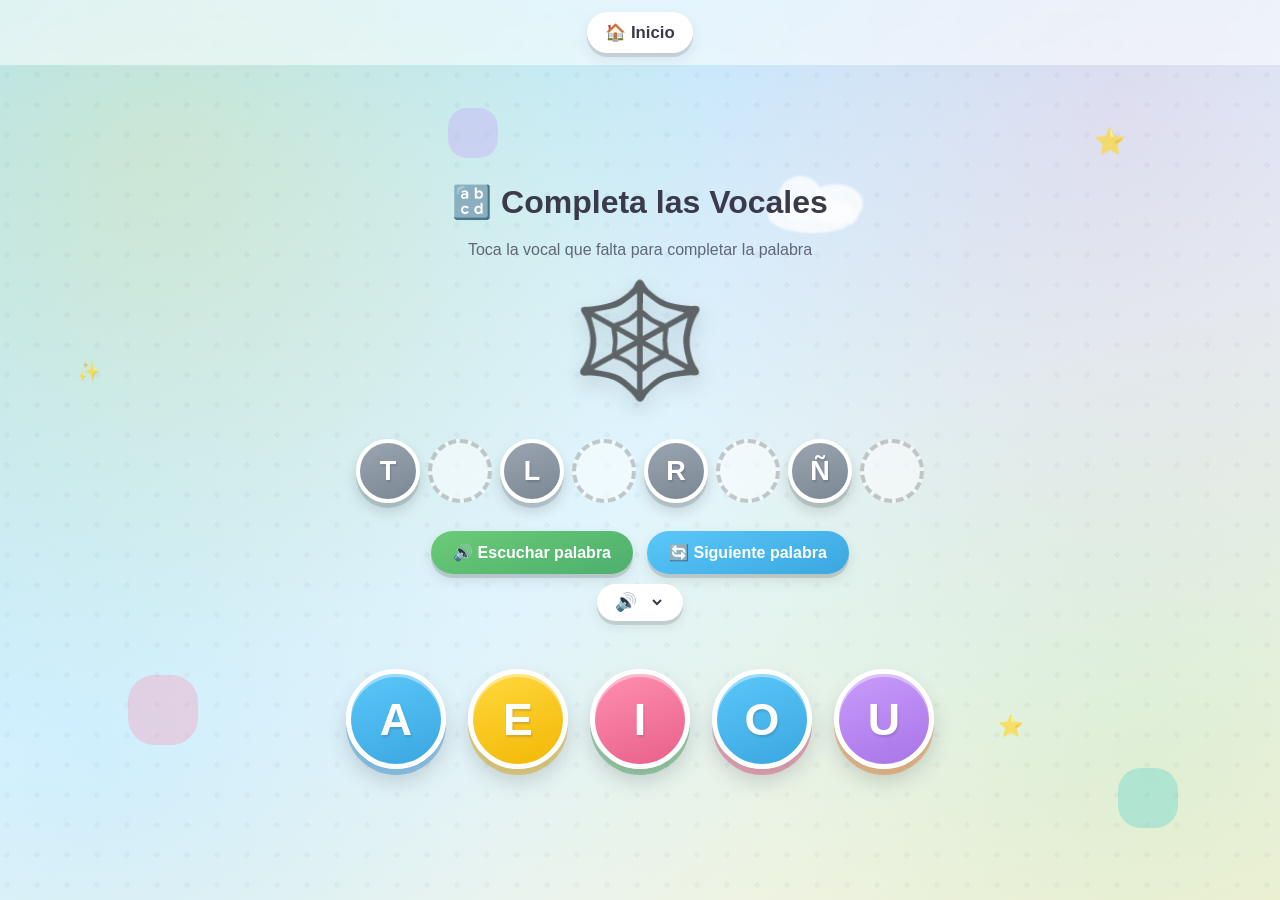
<file: completa-vocales.html>
<!DOCTYPE html>
<html lang="es-CL">
<head>
<meta charset="UTF-8">
<meta name="viewport" content="width=device-width, initial-scale=1.0, maximum-scale=1.0, user-scalable=no">
<meta name="color-scheme" content="light only">
<meta name="theme-color" content="#AEE6FF">
<title>Completa las Vocales</title>
<style>
/* ============================================
   ABECEDARIO INTERACTIVO - ESTILOS
   Educación Parvularia - Diseño infantil
   ============================================ */

/* --- Fuente Century Gothic con alternativas similares --- */
@font-face {
  font-family: 'Century Gothic Fallback';
  src: local('Century Gothic'), local('CenturyGothic');
}

:root {
  color-scheme: light;
  --fuente-principal: 'Century Gothic', 'Century Gothic Fallback', 'Futura', 'Trebuchet MS', 'Verdana', sans-serif;

  /* Paleta infantil */
  --celeste: #5AC8FA;
  --amarillo: #FFD93D;
  --verde: #6BCB77;
  --rosado: #FF8FB1;
  --naranjo: #FFA552;
  --lila: #C89CFA;
  --turquesa: #4DD0C9;

  --fondo-cielo-1: #AEE6FF;
  --fondo-cielo-2: #E8F7FF;

  --texto-oscuro: #3A3A4A;
  --blanco: #FFFFFF;

  /* Tonos "fuertes" para sombras tipo stickers (mismo matiz, más saturado) */
  --celeste-fuerte: #2F93D6;
  --amarillo-fuerte: #E8A800;
  --verde-fuerte: #3E9955;
  --rosado-fuerte: #E8608A;
  --naranjo-fuerte: #E07A2E;
  --lila-fuerte: #9856E0;
  --turquesa-fuerte: #279E97;

  /* Sombra base más cálida que el negro puro */
  --sombra-tinta: 58, 58, 74;
}

* {
  box-sizing: border-box;
}

html, body {
  margin: 0;
  padding: 0;
  width: 100%;
  min-height: 100%;
  overflow-x: hidden;
  font-family: var(--fuente-principal);
  background:
    radial-gradient(circle at 12% 18%, rgba(255, 217, 61, 0.22) 0%, transparent 42%),
    radial-gradient(circle at 88% 12%, rgba(255, 143, 177, 0.20) 0%, transparent 42%),
    radial-gradient(circle at 90% 85%, rgba(107, 203, 119, 0.18) 0%, transparent 48%),
    radial-gradient(circle at 8% 85%, rgba(90, 200, 250, 0.18) 0%, transparent 48%),
    linear-gradient(160deg, var(--fondo-cielo-1) 0%, var(--fondo-cielo-2) 55%, #FFF6E0 100%);
  color: var(--texto-oscuro);
  -webkit-tap-highlight-color: transparent;
  user-select: none;
}

button {
  font-family: var(--fuente-principal);
  cursor: pointer;
  border: none;
  outline: none;
}

/* ============================================
   FONDO DECORATIVO (nubes, estrellas, confeti)
   ============================================ */
.fondo-decorativo {
  position: fixed;
  inset: 0;
  z-index: 0;
  overflow: hidden;
  pointer-events: none;
}

.fondo-decorativo::before {
  content: "";
  position: absolute;
  inset: -10%;
  background-image: radial-gradient(circle, rgba(58, 58, 74, 0.07) 2.5px, transparent 3px);
  background-size: 30px 30px;
  opacity: 0.55;
}

.nube {
  position: absolute;
  background: rgba(255, 255, 255, 0.85);
  border-radius: 50%;
  filter: blur(1px);
  opacity: 0.9;
  animation: flotarNube 26s ease-in-out infinite;
}
.nube::before, .nube::after {
  content: "";
  position: absolute;
  background: rgba(255, 255, 255, 0.85);
  border-radius: 50%;
}
.nube1 { width: 120px; height: 45px; top: 8%; left: -10%; animation-duration: 32s; }
.nube1::before { width: 60px; height: 60px; top: -30px; left: 15px; }
.nube1::after { width: 70px; height: 50px; top: -18px; left: 55px; }

.nube2 { width: 90px; height: 35px; top: 22%; left: 60%; animation-duration: 40s; animation-delay: -8s; }
.nube2::before { width: 45px; height: 45px; top: -22px; left: 10px; }
.nube2::after { width: 55px; height: 40px; top: -14px; left: 40px; }

.nube3 { width: 100px; height: 38px; top: 65%; left: -15%; animation-duration: 36s; animation-delay: -15s; }
.nube3::before { width: 50px; height: 50px; top: -25px; left: 12px; }
.nube3::after { width: 60px; height: 42px; top: -15px; left: 45px; }

@keyframes flotarNube {
  0% { transform: translateX(0); }
  50% { transform: translateX(60vw); }
  100% { transform: translateX(0); }
}

.estrella {
  position: absolute;
  font-size: 1.6rem;
  opacity: 0.7;
  animation: parpadear 3.2s ease-in-out infinite;
}
.estrella1 { top: 14%; right: 12%; animation-delay: 0s; }
.estrella2 { top: 40%; left: 6%; animation-delay: 1s; font-size: 1.2rem; }
.estrella3 { bottom: 18%; right: 20%; animation-delay: 2s; font-size: 1.3rem; }

@keyframes parpadear {
  0%, 100% { opacity: 0.3; transform: scale(0.9) rotate(0deg); }
  50% { opacity: 0.9; transform: scale(1.15) rotate(15deg); }
}

.forma {
  position: absolute;
  border-radius: 38%;
  opacity: 0.32;
  animation: girarSuave 22s linear infinite;
}
.forma1 { width: 70px; height: 70px; background: var(--rosado); top: 75%; left: 10%; }
.forma2 { width: 50px; height: 50px; background: var(--lila); top: 12%; left: 35%; animation-duration: 18s; }
.forma3 { width: 60px; height: 60px; background: var(--turquesa); bottom: 8%; right: 8%; animation-duration: 26s; }

@keyframes girarSuave {
  0% { transform: rotate(0deg); }
  100% { transform: rotate(360deg); }
}

/* ============================================
   BARRA SUPERIOR
   ============================================ */
.barra-superior {
  position: fixed;
  top: 0;
  left: 0;
  right: 0;
  z-index: 100;
  display: flex;
  justify-content: center;
  gap: 12px;
  padding: 12px;
  flex-wrap: wrap;
  background: rgba(255, 255, 255, 0.55);
  backdrop-filter: blur(6px);
}

.btn-superior {
  background: var(--blanco);
  color: var(--texto-oscuro);
  font-weight: bold;
  font-size: clamp(0.85rem, 2vw, 1.05rem);
  padding: 10px 18px;
  border-radius: 50px;
  box-shadow: 0 4px 0 rgba(var(--sombra-tinta),0.14), 0 6px 14px rgba(var(--sombra-tinta),0.10);
  transition: transform 0.15s ease, box-shadow 0.15s ease;
}

.btn-superior:hover {
  transform: translateY(-2px) scale(1.04);
}

.btn-superior:active {
  transform: translateY(2px) scale(0.97);
  box-shadow: 0 2px 0 rgba(var(--sombra-tinta),0.14), 0 3px 8px rgba(var(--sombra-tinta),0.10);
}

/* ============================================
   PANTALLAS GENERALES
   ============================================ */
.pantalla {
  position: relative;
  z-index: 1;
  min-height: 100vh;
  width: 100%;
  display: flex;
  align-items: center;
  justify-content: center;
  padding: 24px;
  animation: apareceSuave 0.6s ease;
}

.pantalla[hidden] {
  display: none;
}

@keyframes apareceSuave {
  from { opacity: 0; transform: translateY(18px) scale(0.98); }
  to { opacity: 1; transform: translateY(0) scale(1); }
}

/* ============================================
   PANTALLA 1: BIENVENIDA
   ============================================ */
.contenido-bienvenida {
  text-align: center;
  max-width: 700px;
}

.titulo-bienvenida {
  display: flex;
  justify-content: center;
  gap: 18px;
  margin: 0 0 10px 0;
  font-size: clamp(2.5rem, 9vw, 4.5rem);
}

.letra-flotante {
  display: inline-block;
  animation: rebotarLetra 2.4s ease-in-out infinite;
  text-shadow: 3px 3px 0 rgba(0,0,0,0.08);
}
.letra-flotante.l1 { color: var(--rosado); animation-delay: 0s; }
.letra-flotante.l2 { color: var(--amarillo); animation-delay: 0.25s; }
.letra-flotante.l3 { color: var(--celeste); animation-delay: 0.5s; }

@keyframes rebotarLetra {
  0%, 100% { transform: translateY(0) rotate(-3deg); }
  50% { transform: translateY(-16px) rotate(3deg); }
}

.pregunta-bienvenida {
  font-size: clamp(1.2rem, 4vw, 1.9rem);
  font-weight: bold;
  color: var(--texto-oscuro);
  margin: 10px 0 34px 0;
}

.botones-formato {
  display: flex;
  gap: 24px;
  justify-content: center;
  flex-wrap: wrap;
}

.btn-formato {
  display: flex;
  flex-direction: column;
  align-items: center;
  gap: 6px;
  width: min(220px, 100%);
  padding: 28px 20px;
  border-radius: 36px;
  font-size: 1.3rem;
  font-weight: bold;
  color: var(--blanco);
  box-shadow: inset 0 2px 0 rgba(255,255,255,0.35), 0 8px 0 rgba(var(--sombra-tinta),0.22), 0 14px 26px rgba(var(--sombra-tinta),0.18);
  transition: transform 0.18s ease, box-shadow 0.18s ease;
}

.emoji-boton {
  font-size: 2.4rem;
}

.ejemplo-formato {
  font-size: 1rem;
  font-weight: normal;
  opacity: 0.9;
}

.btn-mayusculas {
  background: linear-gradient(160deg, var(--verde), #4CAF6D);
  box-shadow: inset 0 2px 0 rgba(255,255,255,0.35), 0 8px 0 rgba(62,153,85,0.4), 0 14px 26px rgba(var(--sombra-tinta),0.18);
}

.btn-minusculas {
  background: linear-gradient(160deg, var(--celeste), #3AA6E0);
  box-shadow: inset 0 2px 0 rgba(255,255,255,0.35), 0 8px 0 rgba(47,147,214,0.4), 0 14px 26px rgba(var(--sombra-tinta),0.18);
}

.btn-formato:hover {
  transform: translateY(-6px) scale(1.05);
  box-shadow: inset 0 2px 0 rgba(255,255,255,0.4), 0 10px 0 rgba(var(--sombra-tinta),0.26), 0 18px 30px rgba(var(--sombra-tinta),0.2);
}

.btn-formato:active,
.btn-formato.tocando {
  transform: translateY(4px) scale(0.96);
  box-shadow: inset 0 2px 0 rgba(255,255,255,0.3), 0 3px 0 rgba(var(--sombra-tinta),0.26), 0 8px 16px rgba(var(--sombra-tinta),0.18);
}

/* ============================================
   PANTALLA 2: ABECEDARIO
   ============================================ */
.pantalla-abecedario {
  flex-direction: column;
  padding-top: 100px;
  align-items: stretch;
}

.titulo-abecedario {
  text-align: center;
  font-size: clamp(1.3rem, 4vw, 2rem);
  color: var(--texto-oscuro);
  margin: 0 0 20px 0;
}

.grid-abecedario {
  display: grid;
  grid-template-columns: repeat(6, 1fr);
  gap: 18px;
  width: 100%;
  max-width: 1100px;
  margin: 0 auto;
  padding-bottom: 40px;
}

/* --- Burbuja de letra --- */
.burbuja-letra {
  position: relative;
  aspect-ratio: 1 / 1;
  width: 100%;
  border-radius: 50%;
  display: flex;
  align-items: center;
  justify-content: center;
  font-size: clamp(2.4rem, 7vw, 4.4rem);
  font-weight: bold;
  color: var(--blanco);
  border: 5px solid var(--blanco);
  box-shadow: inset 0 3px 0 rgba(255,255,255,0.4), 0 6px 0 rgba(var(--sombra-tinta),0.18), 0 12px 20px rgba(var(--sombra-tinta),0.2);
  animation: rebotarBurbuja 3.6s ease-in-out infinite;
  transition: transform 0.18s ease, box-shadow 0.18s ease, filter 0.18s ease;
  text-shadow: 1px 2px 2px rgba(var(--sombra-tinta),0.2);
  line-height: 1;
  padding: 0 6%;
}

/* Letras dobles: CH necesita compactarse un poco (letras más anchas),
   LL no necesita compresión (son letras angostas; comprimirlas las pega).
   El margen opuesto al letter-spacing evita que el texto se corra del centro. */
.texto-burbuja {
  display: inline-block;
}
.burbuja-letra.par-ch .texto-burbuja {
  letter-spacing: -0.04em;
  margin-right: 0.04em;
}
.burbuja-letra.par-ll .texto-burbuja {
  letter-spacing: 0.02em;
  margin-right: -0.02em;
}

@keyframes rebotarBurbuja {
  0%, 100% { transform: translateY(0); }
  50% { transform: translateY(-6px); }
}

.burbuja-letra:hover {
  transform: scale(1.1);
  filter: brightness(1.08);
  box-shadow: inset 0 3px 0 rgba(255,255,255,0.45), 0 8px 0 rgba(var(--sombra-tinta),0.2), 0 16px 26px rgba(var(--sombra-tinta),0.24);
}

.burbuja-letra:active,
.burbuja-letra.tocando {
  transform: scale(0.94);
}

/* Estado mientras suena el audio: brillo + pulso + agrandado */
.burbuja-letra.hablando {
  animation: pulsoHabla 0.6s ease-in-out infinite;
  filter: brightness(1.25) saturate(1.3);
  box-shadow: 0 0 0 6px rgba(255,255,255,0.6), 0 10px 24px rgba(var(--sombra-tinta),0.3);
  z-index: 2;
}

@keyframes pulsoHabla {
  0%, 100% { transform: scale(1.12); }
  50% { transform: scale(1.22); }
}

/* Colores variados para las burbujas (se asignan por índice vía nth-child) */
.burbuja-letra:nth-child(7n+1) { background: linear-gradient(160deg, var(--celeste), #3AA6E0); box-shadow: inset 0 3px 0 rgba(255,255,255,0.4), 0 6px 0 rgba(47,147,214,0.45), 0 12px 20px rgba(var(--sombra-tinta),0.2); }
.burbuja-letra:nth-child(7n+2) { background: linear-gradient(160deg, var(--amarillo), #F2B705); box-shadow: inset 0 3px 0 rgba(255,255,255,0.4), 0 6px 0 rgba(217,163,0,0.45), 0 12px 20px rgba(var(--sombra-tinta),0.2); }
.burbuja-letra:nth-child(7n+3) { background: linear-gradient(160deg, var(--verde), #4CAF6D); box-shadow: inset 0 3px 0 rgba(255,255,255,0.4), 0 6px 0 rgba(62,153,85,0.45), 0 12px 20px rgba(var(--sombra-tinta),0.2); }
.burbuja-letra:nth-child(7n+4) { background: linear-gradient(160deg, var(--rosado), #E8608A); box-shadow: inset 0 3px 0 rgba(255,255,255,0.4), 0 6px 0 rgba(216,76,116,0.45), 0 12px 20px rgba(var(--sombra-tinta),0.2); }
.burbuja-letra:nth-child(7n+5) { background: linear-gradient(160deg, var(--naranjo), #E8843A); box-shadow: inset 0 3px 0 rgba(255,255,255,0.4), 0 6px 0 rgba(224,122,46,0.45), 0 12px 20px rgba(var(--sombra-tinta),0.2); }
.burbuja-letra:nth-child(7n+6) { background: linear-gradient(160deg, var(--lila), #A874E8); box-shadow: inset 0 3px 0 rgba(255,255,255,0.4), 0 6px 0 rgba(152,86,224,0.45), 0 12px 20px rgba(var(--sombra-tinta),0.2); }
.burbuja-letra:nth-child(7n+7) { background: linear-gradient(160deg, var(--turquesa), #2FB5AD); box-shadow: inset 0 3px 0 rgba(255,255,255,0.4), 0 6px 0 rgba(39,158,151,0.45), 0 12px 20px rgba(var(--sombra-tinta),0.2); }

/* Desfase de la animación de rebote para que no todas boten igual */
.burbuja-letra:nth-child(2n) { animation-delay: 0.4s; }
.burbuja-letra:nth-child(3n) { animation-delay: 0.8s; }
.burbuja-letra:nth-child(5n) { animation-delay: 1.2s; }

/* ============================================
   RESPONSIVE
   Columnas de la grilla del abecedario controladas
   por cantidad fija (sin auto-fit/minmax):
   - PC (> 900px): 6 columnas
   - Tablets (601px - 900px): 5 columnas
   - Celulares (361px - 600px): 4 columnas
   - Celulares muy pequeños (<= 360px): 3 columnas
   ============================================ */

/* Tablets: 600px - 900px -> 5 columnas */
@media (max-width: 900px) {
  .pantalla {
    padding: 20px;
  }
  .grid-abecedario {
    grid-template-columns: repeat(5, 1fr);
    gap: 14px;
  }
}

/* Celulares: hasta 600px -> 4 columnas */
@media (max-width: 600px) {
  .pantalla {
    padding: 16px;
  }
  .grid-abecedario {
    grid-template-columns: repeat(4, 1fr);
    gap: 12px;
  }
  .botones-formato {
    flex-direction: column;
    align-items: center;
  }
  .btn-formato {
    width: min(240px, 100%);
    padding: 22px 16px;
  }
  .barra-superior {
    padding: 8px;
    gap: 8px;
  }
  .pantalla-abecedario {
    padding-top: 96px;
  }
}

/* Celulares muy pequeños: hasta 360px -> 3 columnas */
@media (max-width: 360px) {
  .pantalla {
    padding: 12px;
  }
  .grid-abecedario {
    grid-template-columns: repeat(3, 1fr);
    gap: 10px;
  }
  .burbuja-letra {
    border-width: 3px;
    font-size: clamp(1.9rem, 8.5vw, 2.6rem);
  }
  .burbuja-letra.par-ch .texto-burbuja {
    letter-spacing: -0.04em;
    margin-right: 0.04em;
  }
  .burbuja-letra.par-ll .texto-burbuja {
    letter-spacing: 0.02em;
    margin-right: -0.02em;
  }
  .btn-formato {
    width: min(210px, 100%);
    padding: 18px 14px;
  }
  .pantalla-abecedario {
    padding-top: 88px;
  }
}

/* Orientación horizontal con poca altura (celulares acostados) */
@media (orientation: landscape) and (max-height: 500px) {
  .pantalla {
    padding: 14px;
    min-height: auto;
  }
  .pantalla-abecedario {
    padding-top: 70px;
  }
  .titulo-abecedario {
    margin-bottom: 12px;
  }
  .grid-abecedario {
    gap: 10px;
  }
  .titulo-bienvenida {
    font-size: clamp(2rem, 7vw, 3rem);
    margin-bottom: 6px;
  }
  .pregunta-bienvenida {
    margin-bottom: 18px;
  }
  .btn-formato {
    padding: 16px 18px;
  }
}


.pantalla-juego { flex-direction: column; align-items: stretch; padding-top: 90px; }

.barra-superior-juego {
  position: fixed; top: 0; left: 0; right: 0; z-index: 100;
  display: flex; justify-content: center; padding: 12px;
  background: rgba(255, 255, 255, 0.55); backdrop-filter: blur(6px);
}

.zona-objetivo { text-align: center; margin-bottom: 8px; }
#emojiObjetivo {
  font-size: clamp(4rem, 16vw, 7rem);
  display: inline-block;
  animation: flotarObjetivo 3s ease-in-out infinite;
  filter: drop-shadow(0 8px 10px rgba(0,0,0,0.15));
}
@keyframes flotarObjetivo {
  0%, 100% { transform: translateY(0) rotate(-2deg); }
  50% { transform: translateY(-10px) rotate(2deg); }
}
.emoji-exito { animation: saltoExito 0.6s ease; }
@keyframes saltoExito {
  0% { transform: scale(1); }
  30% { transform: scale(1.35) rotate(8deg); }
  60% { transform: scale(0.95) rotate(-6deg); }
  100% { transform: scale(1.1) rotate(0); }
}

.zona-progreso { text-align: center; margin: 10px 0 24px 0; }
#progresoPalabra {
  display: flex; justify-content: center; align-items: center;
  flex-wrap: nowrap; gap: 8px; min-height: 76px;
  width: 100%; max-width: 680px; margin: 0 auto; padding: 14px 12px;
}

.ficha-letra {
  display: inline-flex; align-items: center; justify-content: center; flex-shrink: 0;
  width: 64px; height: 64px; border-radius: 50%;
  font-size: 1.8rem; font-weight: bold; color: var(--blanco);
  border: 4px solid var(--blanco);
  box-shadow: 0 5px 0 rgba(0,0,0,0.12), 0 8px 14px rgba(0,0,0,0.15);
  text-shadow: 1px 2px 2px rgba(0,0,0,0.15);
  transition: width 0.15s ease, height 0.15s ease, font-size 0.15s ease, background 0.2s ease;
  background: linear-gradient(160deg, #9AA5B1, #7C8794); /* consonantes: gris neutro */
}
.ficha-letra.ficha-vocal {
  background: linear-gradient(160deg, var(--turquesa), #2FB5AD); /* vocales reveladas: turquesa */
}
.ficha-letra.ficha-vacia {
  background: rgba(255,255,255,0.5) !important;
  border: 3px dashed rgba(0,0,0,0.2);
  box-shadow: none;
}
.ficha-letra.par-ch .texto-burbuja { letter-spacing: -0.04em; margin-right: 0.04em; }
.ficha-letra.par-ll .texto-burbuja { letter-spacing: 0.02em; margin-right: -0.02em; }

#mensajeExito {
  text-align: center; font-size: clamp(1.2rem, 4vw, 1.6rem); font-weight: bold;
  color: #2E9E4F; margin-bottom: 10px;
}

.botones-juego { display: flex; gap: 14px; justify-content: center; flex-wrap: wrap; margin: 14px 0 8px 0; }
.btn-juego {
  padding: 12px 22px; border-radius: 50px; font-weight: bold; font-size: 1rem;
  color: var(--blanco); box-shadow: 0 4px 0 rgba(0,0,0,0.12), 0 6px 14px rgba(0,0,0,0.1);
  transition: transform 0.15s ease;
}
.btn-juego:hover { transform: translateY(-2px); }
.btn-otra { background: linear-gradient(160deg, var(--celeste), #3AA6E0); }
.btn-escuchar { background: linear-gradient(160deg, var(--verde), #4CAF6D); }

.fila-selector-voz { display: flex; justify-content: center; margin-top: 10px; margin-bottom: 24px; }
.pildora-selector {
  display: flex; align-items: center; gap: 8px; background: var(--blanco);
  border-radius: 50px; padding: 8px 18px;
  box-shadow: 0 4px 0 rgba(0,0,0,0.1), 0 6px 12px rgba(0,0,0,0.08);
}
.pildora-selector .icono-voz { font-size: 1.1rem; }
#selectorVoz {
  border: none; background: transparent; font-family: var(--fuente-principal);
  font-weight: bold; font-size: 0.85rem; color: var(--texto-oscuro); max-width: 240px; cursor: pointer;
}
#selectorVoz:focus { outline: none; }

.titulo-juego { text-align: center; font-size: clamp(1.3rem, 4vw, 2rem); margin-bottom: 4px; }
.subtitulo-juego { text-align: center; font-size: 1rem; opacity: 0.75; margin-bottom: 16px; }

/* Grilla de solo 5 vocales, más grandes que las burbujas normales */
#gridVocales {
  display: flex; justify-content: center; flex-wrap: wrap; gap: 22px;
  max-width: 600px; margin: 0 auto; padding-bottom: 40px;
}
.burbuja-vocal-grande {
  width: clamp(72px, 16vw, 100px);
  height: clamp(72px, 16vw, 100px);
  font-size: clamp(2rem, 6vw, 2.8rem);
  background: linear-gradient(160deg, var(--turquesa), #2FB5AD);
}
.burbuja-vocal-grande:nth-child(2) { background: linear-gradient(160deg, var(--amarillo), #F2B705); }
.burbuja-vocal-grande:nth-child(3) { background: linear-gradient(160deg, var(--rosado), #E8608A); }
.burbuja-vocal-grande:nth-child(4) { background: linear-gradient(160deg, var(--celeste), #3AA6E0); }
.burbuja-vocal-grande:nth-child(5) { background: linear-gradient(160deg, var(--lila), #A874E8); }

@keyframes sacudir {
  0%, 100% { transform: translateX(0); }
  20% { transform: translateX(-8px) rotate(-4deg); }
  40% { transform: translateX(8px) rotate(4deg); }
  60% { transform: translateX(-6px) rotate(-3deg); }
  80% { transform: translateX(6px) rotate(3deg); }
}
.burbuja-letra.sacude { animation: sacudir 0.4s ease; }
</style>
</head>
<body>

  <div class="fondo-decorativo" aria-hidden="true">
    <div class="nube nube1"></div><div class="nube nube2"></div><div class="nube nube3"></div>
    <div class="estrella estrella1">⭐</div><div class="estrella estrella2">✨</div><div class="estrella estrella3">⭐</div>
    <div class="forma forma1"></div><div class="forma forma2"></div><div class="forma forma3"></div>
  </div>

  <main class="pantalla pantalla-juego">
    <header class="barra-superior-juego">
      <a href="index.html" class="btn-superior" style="text-decoration:none; display:inline-block;">🏠 Inicio</a>
    </header>
    <h2 class="titulo-juego">🔡 Completa las Vocales</h2>
    <p class="subtitulo-juego">Toca la vocal que falta para completar la palabra</p>

    <div class="zona-objetivo">
      <span id="emojiObjetivo">🐱</span>
    </div>

    <div id="mensajeExito" hidden>🎉 ¡Muy bien! ¡Lo lograste! 🎉</div>

    <div class="zona-progreso" id="zonaProgreso">
      <div id="progresoPalabra"></div>
      <div class="botones-juego">
        <button id="btnEscuchar" class="btn-juego btn-escuchar" type="button">🔊 Escuchar palabra</button>
        <button id="btnOtraPalabra" class="btn-juego btn-otra" type="button">🔄 Siguiente palabra</button>
      </div>
      <div class="fila-selector-voz">
        <div class="pildora-selector">
          <span class="icono-voz">🔊</span>
          <select id="selectorVoz"></select>
        </div>
      </div>
    </div>

    <div id="gridVocales"></div>
  </main>

  <script>
const FONEMAS_B64 = {"a": "SUQzBAAAAAAAI1RTU0UAAAAPAAADTGF2ZjYwLjE2LjEwMAAAAAAAAAAAAAAA//uQwAAAAAAAAAAAAAAAAAAAAAAASW5mbwAAAA8AAAANAAAW2gAkJCQkJCQkNjY2NjY2NjZJSUlJSUlJSVtbW1tbW1ttbW1tbW1tbX9/f39/f39/kpKSkpKSkqSkpKSkpKSktra2tra2trbJycnJycnJ29vb29vb29vt7e3t7e3t7f////////[base64]//uQxAAACHRNOHTBgBS3xKWDO1AAAARctve+HBIJigrgQAIBwmVOyWZ+BgYt3frohUOBgYuAYGD4Pg/5cEBoPh/4nB8H3/B/1Bj/4Ph/[base64]///qqetpbLZaLRY8iguf//zvLv+fDVhDD54bxL////////jcjdG////jcG6KCG4KDG8N1YAAAAAF5ADlxzC2MiMQ4MAQqZWJAIeMiZis//uSxA0BFiDXQ329AAM9LCj1vQp45EJUbxRGqlRpRCYwzpDhw0j4OCQ42CS4VFggwbpMOio6kqk0BQJMTBogzQIFGQEBODPA2szwMMnJjNXX5jL6R9EeoEjdDH5IAASUkmMEGTsZUn2su6xyvLrP559w3Dcjotxic3H43HJietappuXzeNjKauas2aaYwkD2SeRT2M5x/7BQHP/1JHEQXAraXgb////rdzEcGqAAAAAC3V1IPACjMlGUdxRoL1lsAsllBsZIqGIn5jCucGMnmsQNJRoTZyBQUuim8FSEwsHMWQQwvWOW2LksGAoIv8ARpqlBCVM4ZPayMhANuqAylWpaN2cVYzd6hoK8zClnqUoVkwFHQFDxJIBi5aZSppgMAr0bsxx9JRlauXYdgSXTrtsngyda3J5F1+k/FLITPyhzqk+vKM3K7ssfbFArtMQgeIP7C7uu97zuufv/9GMzhzPIr+/q/L30jpqIUMGm5GQCcUMOo4o7/9n/+pUAAAFR3QaCDNBmMnhIaCJlQliwUC5SKNsh1MAt4yeVBgUmY68YNP/7ksQTAZkFZ0JuaPHLK6woac0d+CxgwnmDAUYXAgIBJg0GGCgSY6JxcwwA83pZHMxa1hxcw0Atl5giwKNkoI1RY/LoKnzbv1qrTWtaUahTxgEKvVh5WPrhcWhAtcFA4QYIQNkWPoIggq3ZLRWJ7JHJsMqz0QNBbLbCu78ciMcg15bzLAsBe176VyJD7ZWcSCQX7NM4J4SgPKgCBYkNmqzf89tl///S9Vq9WRkMZT/o5xYiQHUyjMAAAMXmpgZlMxWKBCDDNInBQCMEIQ2yF16mWRiCQyOBY/UPwMmCEVgIiA4GmHWJgmATHEfpgGSciUNd4OeQ2OgAUrWuIYAEDIeHniDocLLzVlFY2YtTpV53WyExpkdqnTrAAZkiRIOLsoMSJIhqojGB2ZSsaAQWgVAGMj3ylqUkVpZ+abJC8YcfkWBxAFSBIH4F2LgHCSPikHgPBsLigLyI8GTCpmrb/r0To36vt12sdQwqTntc7rc1RuNxxC1H///yZQMhAQIIPQcrgAAADxMkAzDqHMGjJgYYDg4yiWNxFGWmtF5iIga5xGj/+5LEEAGYBNNGzemNwvqaKK3NMbio5nAWBCo0VKoECoUgBGKCURlEBpERMPJgoGXF6lLBIEBSJpQAIBkiY8T8yRA2sMiArDrweaq/jB0lGWF01JP03RnSLAwBhsmEGIJhChrAGHAYXGkEMDP3Hd4/q+P2UpVvYnTlRwGgkwkQ7ENB07KxWLReJANUNKWAgFsnF39Umgsp8XsdtiynxUFTIc4kCg8GQBPf//[base64]/W59O6uTAaw01n///2tIq3Oi5Opb2AAANjEQCGUKFASY5joKJIABprYLBcPGeRAY/BwiTx3qamJyiYOYQCJZjoGGAR//uSxBcBm0nfQK5pUdrhq2jNtJeIakQQioxuKDJ4BB3kRaQEwQkGSaGODgoeaQWYoYcAiYA8cJeb9gbo8ag8nORBFYnMzbuXwixjy6vUSy9i0AUNLAYMAGVHA4IcACSoDEEDHimCA48SgzFjUbnYU/FaOvqu/EmjF61ZadLoGbq/t5s7Tp+CJflLX+sQqHH2fmhc0nAeBoEKIAbDQV2SW2tq32b///b5n/9T0e9n////////[base64]/r9+SbJRG/5zGIgfFTCYkAX////U5oBAU7UeFj1dSAAGnLAJXMLgww+OzPLwMbgsxusTKSAHkaZqJpjdGmA3IZQJhj6KmMf/7ksQUA5mFWTxOaPHDKr2nhbeXWSeYoFQGT5gEhDIHGQcY3AxjEanrhpvGqYGTTtqYcQAhgONoTzWDTFmxHsA0Y3vMDUUE6mTSVa5ZGm6FUGWhYCShmgp9QEFB4YAQgRkS1MWWVOCBbUi/jS39Ggb8LV3JJu/c7L8c/j0MySHH6Uxkja8nZbKYZv7i7tS6RN5FqIsHiOAQJgiMNOZW3onn5Uzb+f/rev/+iKcULlWJODv////o/[base64]/CkcVaXtnT7m5yQ9S/2m/3kZVv/kb6uJAllQv/pbc0v////////////HQocCTKlQ6iLPQUjQnsSWzEVU1gLLxCANEZSbMDG4oj/+5LEDwPZFSM8DemxwwyfpsG9JnBrgaacMG4qJlhaQlBEBmeERlBYYmdHYiHH0mPkGfMhUwZMMYIuatEa4Yd1iZjQCZZqhQJSmx4nBUCVgapltH0htqDbLH2hmDRaGQ6RMSBQwYWFhcYAgZk7RlRvrGYw+kvgCJaq27H2dx2s3FymWwpEwkAEIOUTrJWfU9NUljbs+lj/MdgZ2Eg4gOwS4wJCJIuj2Wmhoug9Cs0M2MS8x6/bc9+syKrYzwNLJKp7HBfBwlUcFMmq9gWDwEImeC5coygwATkafTmJqBgB4YjRGogJjTilYaEIGdlxiasbEPmY0xs6sZ4Nl1TEkklzICYfXEmQl6PYzKMTQIzPpD/XS2AgJExlIlcSey9V4Nu0UtczIaCjVYEKRkwYsOakWW9S8LLGAAozqxp6p8Uz+xSL0q+KkpiNdm9mANZypoyKLIVlqYw1aXdDcuqMzaTK2SNuvOUFFQsKigNSEasahnlsvX/9baJrDJFbNQagVPzsAkoAAIUZMCZhfBNFHhgBEk0RgoNAAQBgkEggAMZnhuDj//uSxA+DlWUvPE3k85KBJOfNvCW60qBwIWAuJiQOGCAQcGCgZlAoUIhkaCEEg0KgwVYFOgIVN6YBZCSaK4KaBiRhVo4kgpqsJWtmL+JIXGsyJX6XaaSlplCDLhQ2nQSqEgqdDFVWr3e55Irq321J3Yk1i1XypqzwUtd/ZLF2cx61ELtzOnqQPJafvM3Kkg9WNIKcvv/TX/6/VFHzKjjxb8iBCAQDuGfUKmFBAICXkbUxUDQAiEPbgZAFkIQCkNTU6QDpDyiyLND+hCEScDNBRqFkWYdBaGoxdBJDhZpzJK0kWg3BQ1PYQhQlqlhuBoedeMXk0gTwguWAg5ylqE9DAOGmI3KbbaVXpRxwpDJOdQssYlJsnCposNBuyx4UmVCx4jLLChKWFiZC1GeRjn////9oI9uN5k/Ssel73+2Tvx99NQAABcBQJgWRm2gyXtMECwaBxUAiG6525CoBMWgIyYCwoAQgIlsSzIKCJjGhAhIkfoZEGBnyzyKINBUClyqYEPSUEgEzICdsvmlUXuQDIzJRF4VbINbVdLfsSYmMAlUEoP/7ksQwA5URJTpuZO/ClRmmCd3kKFLlppsuUYMEIJEMAVc7E17smnYCj9XJ/ZrtfDGns9u5zI1GpQH4TiEeG5IKASAsynFy5hUaOUc08j//[base64]//1LbV9zEQAAAAcJKAzMlvNShdhhvmj1LL20T4GXTU2BMCR4l+GEKamUuYYhsTmACawQtiZYcd0KX+XiXRT9dksBC/RQHUoVvRtb5VwBCLwa02B/SoEYutRlS3HoXk3Zna41a3NTrBAEGhTEARRADDpgQZQFHRpgANPFIHr9pZBbvZZf/x29HHlxZzTVe8p7Fm1FqWly+zU5V82v+jd+Bs0h9DtQb/+5LET4GUgM0y7mdDgpUZpYnNZFiBz6ur6w8BQiNPLE7GCggOGYQmeDgIYBlxiCI8jSaB8YIqNtYKMgpdUQiQSFChxhkIwmScV/nEOim0CRpikgQJBATJoDhYgvUqqioCUJe/6TyfEWRKUUU6Q1kqoAcYWhCx6jbJVAkJYOaUkqIQlHISBKjYUL9kSSEDBV3UD6Q7DtD3/w1/w9H3duZXobfy/S0uPK97Oa53874hAT/+/Ld5XqkB4GdYVb/f+lUACUAgANORwH7sycAUdBEBCo0GXYanBcdczogkAsJm2cCSTbAAzpnMgdswAzaLACRRUTTN6JALRQIGq+ZZLHjITbxYdBpOdWhU6E5E1CdDDJlWILK9DmC8CHEGBpBpQlh8EkM/T1AWpdI53iEo/GU5GkoowYx5ljSGMtBjk/TWNXbH2IW/96pWneSGScu1pRhhT4Xbn01J9y5c+9/939OiA7rSNP/9IMAEkGLu0c7DRg0LgUGDh6BEvgRSAuQFipoJyjpkhpng4NJgA0IxqBzEwyUBHpmNIOGLsdNeq4EAi/kV//uSxHEDlMzbJk5jIsKFlqTJzWB4BRSF5QkMa6JUEQjcwucvpJp6ZBQJKsSjThK6Stj6Q7ZAuYGbMxR5QWi4atrchcabJb5R58WnF90LVROjIp2a7jqff18Htf6bh2NamXCoaBjTzxwuIX//+Z/Fg8HIjCpwUFnraz+hAgwCEBHsj9rjHkjEHQwWiaW1DDCYhcU5M439Y4YtWMRkiB4DbipSRw9Cf4hugD4xZeB0UFKWULXC5aS5ZAMDolglJK2F/XDdJmRdaXrFjqUK82OUocAg81FVQvsNBoAkB6i0KEYWI6OPRpftqtGVto3eQfjj+v/8dXbvcuzFul4XER0OguDYWC7Zb//s39Nk85l6znoTuyuz+T/Y7FuTKmMgUcBoRNZxIUGNVGzEMAAwICgAQPNU3CHhs7R7agYzVYW6CBgSoELhjIqOcyqOzThECngw1poyMcMBQOqsh1VAOhmaQx9ASkCzqHoaUCfeDVlL/LUrcL/AEIyTDTYMgFnDLwAChrXAAqwjfNJdxMZiTlF7kNreHN48y/9/qVd12tTd+taquf/7ksSTg5P8tSQuayFSoZdigc1kYOvEX///[base64]////////zKjlNZUcqHZ1cokOKopQYcVUKorldWRVf//VSqSmf7coNDV/6IiWGilJDjkNKLypMQU1FMy4xMDCqqqqqqqqqqqqqqqqqqqqqqqqqqqqqqqqqqqqqqqqqqqqqqqqqqqqqqqqqqqqqqqqqqqqqqqqqqqqqqqqqqqqqqqqqqqqqqqqqqqqqqqqqqqqqqqqqqqqqqqqqqqqqqqqqqqqqqqqqqqr/[base64]", "b": "SUQzBAAAAAAAI1RTU0UAAAAPAAADTGF2ZjYwLjE2LjEwMAAAAAAAAAAAAAAA//uQwAAAAAAAAAAAAAAAAAAAAAAASW5mbwAAAA8AAAAQAAAbwAAeHh4eHh4tLS0tLS08PDw8PDxLS0tLS0taWlpaWlpaaWlpaWlpeHh4eHh4h4eHh4eHlpaWlpaWlqWlpaWlpbS0tLS0tMPDw8PDw9LS0tLS0tLh4eHh4eHw8PDw8PD///////[base64]//uQxAAD1KnM/A8Ee0p+lKHB7Bk5MBMm8yXSbDW6U0MBBKM0uSKzCcBWAQsZh1A5GFKD6YKIHJguAoBUBdCUW8UASIYJSOXL4bd+Nv+/8PxuHKj+TbcHJd5aKeQYAWqRpcER2eq38ZZvuFJhhhzg8jGNsGbBj8bBQ2AxjG4FlBBH5jAsAAL+bgXIHm/XOBEkMZsBjrNgm367v03Pc4l3hfXPREifEiV/+PCc+e83A3zj8N2ib/wB/x8GDCzEmMw4qA2myBzriSaM98G0xigCDHXAfMLgGEwVwRCYHtVV5S8otY/MUbbSGZRHonGrcxflFHuM0b+uko6XsANRzAXgQDWCjsYn8NbLkmVMT53EzDMBHKzUdUZk39J1+vXQRAsCobPvk1+yX/n+ot+vW/8EGknybMoVzV5rNlanra375/2Pl8ReT8L+P1v0m7j87LYW4Re7ufyPe/59sDATDCMTB24+mj1Dy7Z9MSYWAz9BQjChFwMnoaAw0wtQ4E8zgIDNDepzWFjVRAqDVM/LwzFFL4vFO52u65bVTIQyAwwZsYEG//uSxCOD1soJEA9oScKklqHB7Rk5MLGaZBCVypbKPv+g0qURQhxjmDoxTlI7HdUXUmMpjOrBTQpMrSmZjM0zEoiaqrM313WVU/N7eXMypnTN2WaCHgweCGHwUFgwQGNwYLxgQ+AYBAgY8EARoMaOAYECBgeAwIHHGjDDwAbBDgwYODjxzC4EfMO4k86EbFzWur8MhUg01xAkjFwD8MdQYcwkwjDA5CaNWZMKEEzgtBMjjLNBcGu6QNPbSG4zWtWP/Wa4FNwYNMkGCzM1h4LLjFu22wnd/vHW2XdtyEE8UUHlrOZpIN923Z+V3r+bly2CEF08NNeGC+lbBMP/3yYa7n//nv/f6V+/3cDzvaM9JrcVjU6+ldJshqp+qCqfolGO1lkZ2z0DIcCivC1EgRUwoRSzL6mVO/bEA1UrbTDHkpNI4XcAiKGj+CqYQoHpgDBZmCSmfmHRSKzmKdAYQWtRJijRJRK/npPDefeyRj4OCqhC4QBIUQj0A1agcJn8tYc8EBVMzGORA+chQkIrExU7D3cp1IhCGuc7mEDOQe5DkKRxFP/[base64]/MdnF2SKPTkiCI9mnGHwWPpfmoHtdqzbEljvlkqon4SjLfT4vniOu/uE/7+Lef+pTmLb7V757pobgcg+KMPSWy4e7jbY+xEkxB0rDQrpJ4/UWaho+DBuEkDhRmNLvuQxJlFl57ynQo0FDwlhx4qc4vBfkhYJ6NMCaAPzB4Bg80rMo8MRaBFzBfAUMwxsAfMDkB7zDngVowHAAKMBTAOglQaZuaI8Y0UdNgp2rClcX4kzKW752q1L3Gk7L27LRa6vEUCgpckMoDHrVX7HB9NYwbMSN8XNppajJuUdnFX4dUa+G7of/Hcuvy+vN3H4//rpPtf///+5LEPoJZAgEKD+kJyy5AoZnnobmbrGNytb/Kk2m1tdV2cy1VPcDRyyaMlyCjokursaw/4hySkdBvFwe/B0jn0PKWjhFPmGVihosFRRpMHQo2coq4OYuHm7GjUOHJgJsQMGF2H0ZYBb59wD8mI2OCYTJxhhFglGEEFUZqQapg5AiGDMECYGYBBbsWABEgEBoLg3MDzyOscx7I5og4mpTTCrKrZ/vxxIYWI43KtJveXcSDVkVess7A98rCzIt6wumBj+Ylnire4CeTSIMmpiuJmqqpaWjbns6U5u4bT6lrprSuYvte0/[base64]/c1td//uSxDsD2LoBCg9lCcvGwWDB7CG5TSxr9ekRPD1V12sw3NK9TVTzHX/7LbU13EStcNYnZ3lJZ3mpZdJE8TcM9CUReRCRsS1OIAi3MSIYmYG0s0tAlE0rTyI83Qk77h6vQQoWA2zCbJ+MjgU07ufZDIUUJMbRH8yZxWTCRH0MsEI0wCgFDByBPMAsCMwFwWhYJ0wHQGTClANRyXC3ztJ95O2/6TI8dkrGomiEF7g/JtQVRjxTaoYmnmaijogaNbkJHjKPwFIaeC5HJaaXQl82vrQgm9J4vZgx54tEY9fHIwD0NIz9XJBwHGEEcaGXSYPjekuVx0Raf////[base64]//7ksQlgB16BQgV94ALXSgnPzuAAEc4ywCsZgyQBAlCZEYIQ+yjYtFJqNJEWYJmvGhcah2iXvRUZ98OcddrhYrKtz63ddwYcBUQMTQXu//90jf49sZ////////+ba9P6/+SmP+/r9W+fmXOa7x8Y/z4u5dV3XPhWrDpfHmpWueuK5gRfFri1LwJXjX6eDeBqNmJ6xb/UXC++i23JWPqBFW718Z/Vcd++gNMSBLHrVNfXiTQ4dAUABAC3CUCTFhHNVnsisShMweVoGBIYIscbxMwZWTMauMSLDgAQLM9hkMDAeBdQGNQKmGYimA4DmKgcGOQbGDgOEwDu2oAB/tLJtZUrfwSkWREAQ49JUu84HcjGDDhIMCGDLNgAIcNv3QuTt20kw6DLFvrEgVoil0plk5Jr/KP0T0KU+5ZOpf6ZFBUvjDP5FI7/bG/ehSSYFmi/rc1M4jP2JZGP/////3ftWPr9p7+CKj8WOUksf+fy///////7f/v/1b7nYgfX0nf7b5ds//Q/zYjUDjImhoAACbMCigxKgjSsINxF8zEhTbffMf/[base64]/1j+8M8cP/P/7/44fbt4UmT6SWbv4/awp6en1jhUvAAjMAzBcCAQCmNY6aYGAFBx7YNAbLEJAMHFdSsDAsSG9oKCRzoU4C5o4kuPAJh4QBpE7ju3mqZRtG+QrkAwFSFAoTMPBEwQDQqFwMZmhuk/8QdGXdr0EsjTtqnQspwrt+ll8uGSG5Zu+LQPE5IuhajYXupVVicDpoCodG1q3ctNH6I5JqS2kLTfCQ1Xd23SxPdf9zdf//3kmI5MK0PaEsogHsIQimg8BFnB0F9sh9u5MD0AAAtRLQGg6ZoJiYHDaFQEODUoMVQCBBBGaoKFUBU60S4JOl+PDoJhrK2J8mrpHEYL//uSxBiBmQlpOm7l6cMQrSepzT04qyErYOTEYrixBz0GGws6GVVLgYccAhruGCwNiyJvHPpzQVa5jqpHmKCZRQwhzI2MXwiVKulTnFLKmO/J+hi9L13d/C20tPaV8R94trVctOZvFaF5eL4eSvgs7je2bd/mDBtHjtW2Wm7P5zfWGbOc794FFyr/v////0pqA50zrWs2vEtAjxL0Y1Wvmq8clcpYsV+131//+rAAJuhQAGDAiO1gCiAxDIztpoAwoMdNwidSwZgwA8KEZUDLpOW5JBBdkgMGFApokSNz1C5JG1fR209rYy+UUUNMGAZ0YUQytHM5JlFiAGXVnccaw4kenSKGwDiZl1Gq7KVSZteHfOy+rzOurS6lgrDhSPU0Dkb0Au3HF8bgRV6HBTIrp9vZdTVtmk0kj+WFPR/LIrvKyzyf+b+V41zvJ3k3//k/nfSd09l8/79+zzSM/YpztPxeaXr5TKRVeT///9eONHGqAAKUHiAPTM+DTHoHjJPjzIAlDEgdzR01gqDwFCk1rIUDB2xBedHh488YOmMZpAHbAf/7ksQYg5qBaTRO6enDA6xmyew9OIIMEHYoqugmRqgN/YHWY3qUBbodDiEgUGS4ZaI6IYDJ28WesKyQ/nulcjZaIwSUY5foLed5ORXkQjXVIKjVbUdgjhyo9tUzg5Q2dD2xmQ89gwhkKsVBmxHFTL6qaojOiDzXlhPtrE98f1lhVu3M9o7+Er2VmRnYz+Px7/P5nrx68ePpv////5GVma/P5pvP5n8j+XvWdqezx7sUHU1P///6NREK2eCAFcwKhVDABBRMP1OcwYBPzAIA1MSgKoAgYhwIo30GQPpAcggUEeckuYjqdYlzUQC9CVbfrmlMajbIYwt52FU23glOoTEAAhllM+vxBM7C87DI5w4TCulAYDahZFnIXxUztVJ3NfJiLmNdngsrmwMTk4sszxfQkfM55mxiFIx0pOn4qiYifq95CfQJpb/UkCWfNN1cbrhoph22OX/x/hxar6tv///+19fG/9Yd5pqzmrXB3U+ltOE/zRzqJG/VAgAAAAMqYwoA4zAGcwKFQ80yc4nOgx/F8y+EsQhcEDWD7GMwwc4HTMH/+5LEFIKZJXky7uHpwyasZaHsvbiag2SHI+LMxyV4CmXRhhmK5GdLDUzsw5QxiJQJLBC1dCgwfJg0FRWN2FZrCcdq5RMSIVjwSxe0aBIA4RjFKwNWVVBdkxUKqON0xN+WKNDa9q4/D9QhOm8BKMaeSqvw4K0/U8eStVhcn8kKC4vbPoM0HUOsWDuFfdNVy+/+dZzSs9K////Orf/Of//WkLWc4fb19EhQ1fXhNizQ1o7R//+0YA0AAGAQUIxSBMRGDKaWJbBjNgdGDgQiYOYKwMATMBcAwSAECAYh0AUSAMFgCjQJC9xgNgqyGQqAYJTVGjNzki/YfkFG/Edf1LdQBCSzYAGGMMZ5iK2b+VK0imMasWylTYmUN2aqtJeSmYALElQUC0uTW8Yi1l2LIB/KxPzwdaOV2YjEvM5mClH6IcXlzq3MjfZTGCoTFQZELZevpp1vGtemrK11q2pHsk7Wr4l//5sy5rCm15///ArbXzi3//titvilPals4cqSbQAJQaAWMDQhoYEEMKUpMwJEiTEtCtPJpg0KRzVgAMAB4Rqz//uSxBGDmhFfKk9zREL1qyTF3Co5LCTEHSZGFwamI0oM5XNOtNEHMqEC4UBEY0oguyNyedYU7bMYZWFGgShyXpMIBJYZHpUsdh+cjc5jK4zupNwFG4lG4nZCgmDiAIsks9BdHrCgmW/f9msKzoZy/TyiXzGcYhqjo7bhNMbeZop+HoYfVkKgjcnSaa0pp83uM4aoaKhjU/uHaDLHWd6kuTctp9c////z/Hl/9////aff//7/f//2MLN3fKmVm/G8OZXRDo3GT33HKD1HlxhHDFVGsKjmTYZGCxRmPgAgoJhUEjAIBRgAhoE1VX+DAvMCgPJgbMDQFMEwCMEwDMQ3Fpi5TF3bkFNHm600mL7NLLeKRKrgF1lDhNnqv4/v0sR+/qPPlSQA/xUIKFfJigXmKsXhI5FHok/qDLD003AtXbvwU9T+uy4DtLAs5S64leUJcbCtepnIa+1piwIYLQBJWNMS/0OXU1jmOECDaWMbznOZHo/lS2v/Y5ypIVLFJhXKApPcxlxgjR4KBMWkHwyNS9zRtB4ML4QowNwqTAeAmBgABv/7ksQRA5gJVyQvZbHCtyFkAezJOAIABA4B0gAkhqbTlBgD4iAKMDsBYwHgQCqACJA8oKsvvNiiMeprr/trA6mqk4aR6IhxCwD3yEiKN9DN+eu0t6pnjZ3DCx2KFuQuSZ5ZOQIpTQDXiplKZTTS6o/g8dHdVtymQSq1tyWwRuE0cqRpVG5lWP2L8xanWAgUMYQNJOK6ZOfW6GVM9s40yLBxIq/9qXrVvftqZJ1OpNTrJoGkjBeE3MDg881gB0jJ0LcNHBHAxEgajBMCdMGUFkmBDQYNQgFBg09KsmCURMmwzlD+nja/zIVDAGcOlGmy3Kdy26s7TiZxGEE0YQXBDRggM5dF842+c8XTpdOkKXx1RujIBwgwOBwIHADGgWACxh65bzxeODtFtLnOy5LY3xvFotFsRuWSzLRYIuRcio3BvkFHOG4SP/6CH72Mi6eU6Bc9zvZ1mBIODqx4CuGf8WWZAkAAEMAFgdMjofMahAOQndOH1mO1nBNyRPMPBFP2OC4RZBoSFTAyrHBwIRRYMQDEjx6Ow0zGUydm1SP5LvWBVO7/+5LEIIKWESEo7usGAqKhZIHeYBh643z2/5e5WNKNlcLf/HneYcz7F70fh523+bi96XCw5gcW+f2OWO4tjj7D5yY5Vv18o3i5lMg2rCgDQSiXkTSsLYoAciksUy23+z4/mOtYc7z/7/61v/+nv/cv3ohJ6X/aozv///+5cf+9SXuS/6qgCPpmZgJrR0nXSaZIgZ3aSG1SgZxDZjsJAYYgcSu1RJXDolNhLQCQGJDLpyDo820k1HRQ9QTUx11nUet1nxYypqvRHZ1oanuz3dUX/jOzPXSdJOtfy7i3Sl4qUWcDllvo6+cYbisx/WGM7mpp/t6mZM0+HqFRxpClaEhQ5Tegkj+dyzjj2qTe1p72UU2u919b//5/61zDH///+pcw/9Wuy6REs+/4f5fNVQCMAoc1t5TXoiOhGYzlThX6GlAsYeDwOIbW15kwAJQEPAKC0XAUGx4YmAwC2F4Gn07TeWXrF9woj40qJvCyRgEKeiAWlr73j2rNvUHS7hjpJykzlDlAPgXwjNp1iITkUQsZPj3hvCC7U9IJ47IeeUTRcSDQ//uSxDoCE2VDJC48U9J0paRlx5Y4Y6k1LQzixkWQYNVFXqaVX///8kr3/8wn/[base64]/Jak//+lUMAQMSxVM8lUOFyLMOw6CxLmiRLmSQ4mHAcGGoAS1LRYZV67FMQYqY1phGIkBUJR+406DKf7WW90DdmTzDbRWAaRZVgyQh4IrAc/BsdyQIW2JRT1hZooY4trhq0VrLC5WuwFMipVapWVTP5DmqplrcVhK2cdqPmpbeO9kanGK+CQ4nwp+VdlREK3qCoa9f/8zhwYnvFoupt1cioeSu8Ki6zBQaDaefDlVNjIpdzcx5zcxezQYmzE4FRCAyaAOGcMAEmYKs1J02L//7ksRkAxQIzxpO5euCfhmhAdyxOD0zNUoskYYSOUudpnUi5urDMgVuU2i1XGm9PYtEouYgakZl3Xq59v61q1WsGSGYxB0TYDoQj7atIYlCMqmtarTH8+rJikVCCrMYrfLRkZLYD5sjDWDP8RHsRPqBpF+V//lhK6IhEjwEeBUOyWJRgFdxLxKVeJawWUxBAE5vOM81TGrA113NqPDWxMzwEMjCTCBIRCghDS2CJZflAMkarIudx4Ol2MkJEIQeB4bICc80yiVVUbc0hWTSSmw9lZVZUqojc1GVwzYyjJVYqQljqi6RU4dKnC6iaSai6al1dJpB1RUVFRVRUdv/r+qL2cpgoJDkOzlMUKCOR2dtbt/+iOzlMVAYMELCwsLhnpMgsLC4jMuitYqz/FxWsVVMQU1FMy4xMDBVVVVVVVVVVVVVVVVVVVVVVVVVVVVVVVVVVVVVVVVVVVVVVVVVVVVVVVVVVVVVVVVVVVVVVVVVVVVVVVVVVVVVVVVVVVVVVVVVVVVVVVVVVVVVVVVVVVVVVVVVVVVVVVVVVVVVVVVVVVX/[base64]", "c": "SUQzBAAAAAAAI1RTU0UAAAAPAAADTGF2ZjYwLjE2LjEwMAAAAAAAAAAAAAAA//uQwAAAAAAAAAAAAAAAAAAAAAAASW5mbwAAAA8AAAAIAAAOsAA4ODg4ODg4ODg4ODhVVVVVVVVVVVVVVVVxcXFxcXFxcXFxcXFxjo6Ojo6Ojo6Ojo6OqqqqqqqqqqqqqqqqqsfHx8fHx8fHx8fHx+Pj4+Pj4+Pj4+Pj4+P///////////////[base64]//uQxAAAFEVtGBWHgANTsyt3MvAC+vK2trDpjrHZ8YEH3Z3eEHbEXALIFxGSNLAWA6DPAvgHYYaXeN5cGUfYR8HOONbPwnAm49ZlueKazelHjx5Tw2NQMkTO8UeUvuAwKxDFYyaeRMw38e936gVjylHjAyRP83//u8iUpSn//ve973vSlKU/xS9/83vff/pSlKemve977//////+b3vf33ilKUpR+/B8HwfeIAQBAMQfB8///y4P1JsyJAQhE1IoxuySOxFmBHLfIWYcWYPBlqDXTQ9RuV266/B18tIBRkAxYx6GEgxJBFBCx7pgYhNzYB1kKN1nLG58bijJe5m4nEK0jz/Zw5BMIcOBUYdbMcAtvZIcfXT4VKyeznVPIFhcW+ZnQiIr0IY2dlShdWRtaG5cunacb+o2SWPE1/ihf23H19Y7Y4OOPXXvH9N41eneV2umtOZW1041aHG0razvGN5GbMPWfTW5s7Pjf6vduG6KzTivODlumrKNBN6ccJLe1b61LAgelp/////skAAAAAACFDSAYRqDaMwEbi5ZMFRF//uSxAqBl8nRTZ2IAAr4uijBl6JpMVnzNqdQVGZXqDqC4joUiC2LQGpA28Fo4AeKQHLEfEgPYYoHUYkDIeQQkhSI4yLIE4WjY0ROc0ZM8mZlNIUcmCQIkQcpEYR4sZKEWMzBa0KkDM0Mz6BZNzQ6mYHqCzdZ9EwXMEKDV3+mmn/66rWUgt2UalwzTWmg/dq3QZ1U7U80U5cLkvHC+e/[base64]/7/54q55S0uVsLdRdXUXU6Xet981NZq1EaV/POix6FG1rRV7Xw1zx7z8970dcXVRQsb6B+oCQdeF9MzuqgAADgM9Z6XGMo0ZhDhQAoWwL6qQcVmbNpOkkyJc7QnIfRaxKaP/7ksQSg9i160aspH5LALxogZeOqYCislLVUqwk+wxZbksbZLQRCGGPqmY25U7F85BO4zNy5XmpR2V4SJmTSXefp84ebkoMWYL6r+X+5MOzVJHYzIe0srlMbXQEBCTigwPGXEKFpMouIh+14NOKke4+Xlte/7zMvpuXonY2jCrs4kSZ3FJ3PHLp/5lUqjnmnTL8GYe8MQwMCYjzyQSJ9heOjOCMrRWZmGOGzOYUdszQuA6Vad3bdlKwsACBVDljgQNZLttcR7fxn0FM1XyzRCUg/LYaZkRXAWModTAijqLHnnKHcF8aILEfhltw7yjCbF4aMJwgsUR81LT49GptViSMBLCxEbRaGBKgzgkISshxckOQ892/ZvtbhAeXclmdWuzHeQ4jS1wWJlbp4q7FiVABmcKK0jt9/IvS1kc5WskErxRCqOHY/VTJ4fkmZTP6MfpVUitLuhGRhgKQQSnymcY8N0rEKWISi1MGZ/kzw4TinOvlhe5WgAAACGqmMLiT4SFGTdhk4xAwuQJizAjVXr0T6FjCRyYia6fDGwQDMAARPSL/+5LEFgGaIY9BDTzTywqxaCGXouGAAgwoUx48EyKIhwcwdCnlM0HMOUZoIAgJOkihpoxkOXFlNGqlLLCZimyEiIIFrShqDnOhUAgBkAIoswmURaPLK6M5LLixy5RizGvhVRUfMj1Mk5TFgznUuGREnY9mkV7LJ3s0sz///y/C83/D0vSXjGByEMtlSnKnv+vldob9/OUXvWhsmtsT2p6qZhqebjGejdGke0ZppcVvrU+/svmqcZV+/+TAEC6X7IlkNTIJM9025jn2Dzwh9lq7ncSCZU+K718CIFMpayQ5iKhwyvDCDMYlfMNSlnUJSSWK/jD4BIkFqG6VhqnSr5ILlAYYS5wj08qkaJKeR7iPHYSobwrpUhEAvwzGNVHMc0mkTATzLdXpM8Nwz+ULctuMjArlelFhWvMAJMDUPFySD54+aX/5Wr7WHqKj5j3HsJDZQ2bi9fm/1aGuIiuzF2QoTxcdVxPD0VVrA/qg3cjgV/US3GZhTA7osb43zt1GsGBHWAnQKgIOA0g1JkYgUIjy1iIDoIXFQvFg3/L8JFtLSIMy//uSxBKDl/XHOgy9HEMTpSbFp6eJMxAzJUSQKgb/MvhDgl3VcX2HKGqvTRpBIZlSmq36rtNfk8d3FIGuvUpnA+nlbGgq/zSYOW1Bw0OOAI3nIGQe45n66lXZ460kMNKLnqS+DGaVhpUqQQY6Xl1MuwdgVCGR5YTkVSf3387T+wkuLpqlpxhTDDQ4G4sNj///i/0//imqHq1qVmu+l4ZJuGbVUrJZdoePpf+H/g6F6HjBwAxXY2pZeYBFBVYASoOWoXId31a0y9WhFBPomErbJk9VThzjUkjLDwqERZFgy2FapK/qczOYDTTBgF7xwA8ZMRjiVqt0Xd+Jxx5XBp7NmSKReelZQls37/ln0UU5BYS8YCBOMALi4osKiKvm0htIZ1PWmqHU6KMuEk1Ig0OjHgS2Ijz1mGUK6NJex5l0v83f/9yX+f7T6zd27YlyxHHMuOljOXreG5JaifyFIU/yfwJJJQMEn8WFBRQ2b6nfLL/xp/G/xRGEAABcZDRGIBjkGVMsp4xqMZkP0CQsEQGIiF4UZwcQvoMwBUi2wUQdUrjllv/7ksQWgJkZKzEN4yHCuaplyaeriAlIShVyyotFK1nLlReAQCojEHUvGSHLReai0h2mLTdK/MYhqNReWymMKHrDrGYKsLGE/kEwOMDhBCcKhPE1hReJqCzDW4187jAcAvJQu5TPZTce+G4Ohx/WuxmMyRrEJgiQuzZr1dyuNanqvP3//////rf3cf79nmPc+WufX/VNR9qz0tsyywkWShYmDJZiz3UeHwdz1Me/b8K1vAt9AbQO0IUVBggwY2XGANmXJCgBaycSqy3EJRflTRNQYBKxpLmCDGtghAwyAwHW/T4a8kqNAHUdBFRAMNDggGXajV5gTWGYyqM07rUjrPrTSt0XkZ21hV6qsBPMhITDEBJgxhyBhw7zlMyk6VwaSYNOXlueGkinch3Pz7Z1Y1q1kTLC9VrCfsh5ATFAVh8aqkBMc3//kJ3znv1U4iepUta//9kQmQqJddlNoihp9KoKE5bcJoQUpGFuhZEzcXMlEjDAQOCwIIEQeiqRDxfILnBgoEKiIIFjAxJHAEAxiDWYqBmMJRoZEZ8BxCLnAToQC5j/+5LEIQPYeRsiDeVTisCbIsG9ZHgGRCogFlOBs7yAIuWmLxLkIiWu1kwVb2HRLBUrMkZkMgUOrUVSmvrOGhC4D9GMOBXTrcOe41zgAaWDC2aCqtkFo/OlK30vvIw9ctt8YYgyCWqt1TdaJKHZgqYepqMdeRgoix6AqIQQwtEQ/C9IEf/9W7b7MyOkhBRneg8TX3x/I0VoKiZw2id4vgYBM8JMeSMZFN8JLLNGLhIDrT7mEMmeKoiFxmMFpgCSNi+NGHOVbNwDVMgKaAuoUDNJk1ByzKghkmIRbT2R+WkYJRnnGaQBhkAy6ZbRLSSKg+DFNq68WcI/eDTDRGQBCoZyXixZel0UJLQUembSpoqpmdP1Kpc+zOn6oZtyYww5nSmTNozAUZhmKvsoE20ZrQTD1NGrX1t41X/hrrO+JQaPCL/rO/DX/EsAAIqNqQo5V5/Y6RvBmgzQpBXyWHGjFtwb2tgZ2hVHSW4coyiNF3PxPgALGB4bSJR6CREGFCzD4vLo5WUURCIgdBwQE55plpCFgVBUYI0DbD8tNRKVt//4SSHP//uSxC2Dz+ym5meZNIgAADSAAAAE5XTtUlanbv/0RKmmV3Jm5SVNNv//yJU/[base64]", "ch": "SUQzBAAAAAAAI1RTU0UAAAAPAAADTGF2ZjYwLjE2LjEwMAAAAAAAAAAAAAAA//uQwAAAAAAAAAAAAAAAAAAAAAAASW5mbwAAAA8AAAARAAAdYgAcHBwcHCoqKioqKjg4ODg4OEdHR0dHR1VVVVVVVWNjY2NjY3FxcXFxcX9/f39/f46Ojo6OnJycnJycqqqqqqqquLi4uLi4x8fHx8fH1dXV1dXV4+Pj4+Pj8fHx8fHx//////8AAAAATGF2YzYwLjMxAAAAAAAAAAAAAAAAJAVYAAAAAAAAHWJL00V/[base64]//uQxAAAEzy3ElSXgAteMSk3MYADAAHkESMEwTDbagoBMEwTBMVo9ggV6vUavj4YE4oEPNM0zTUc7AchOBNxNx6y5nWo2fdH7/cBgVjI8iR9wGBDEMQxDEMNNRxk4WweghBcGSPmG/v4DxkV6vT6Hoeh6Hq9/QAAAAR//4YAAAAAB4eHh4YAAAAAB4eHh4YAAAAAB4eHh4YAAAAAB4eHh4YAAAAAB4eHh6QAAAAQHtqaWSSMklIAAMCIRiQorwEcgixhCxbdMpucWCoVmnsqpw5aLK7howOmsyNJUkQVjrSl7xpFxqSsNnofoIHYg/ksijTYOcVNRTdYd8qSvTyiG+34lIHcjEHOS5aAS2/ljeHwLRS193lfpT0Hhc6BNaKYkLpnki9acp2cU7/yigs+qdRNgjVmas3opa5cvpKT7eGD8u/kzid7lzOHH8rw/yx3u+a5nK5/8c8NS2mxlleOR6HYvXuax7QdnM8aTtz8MPw5//////RYWKLC7+f/+fefeqbxp93yKo25JIgCAAE446jbTcmAIlOKoAArPowaSwy///uSxA0AGYWjVb2HgBKpK+mQ/A9Yi7nHh6NoagLOdbWXdK4hb1huvWu3GzqtHSv3rdLZu1N6wrFerkPViGKwXQNWLIXwNWcCGDkT41gj23NDbrhDhXF8G27dt6gWicNlGhrVl1dq99ViIex5g43fTyS+/Jn/41/91vXd7OfbKtxlq9oPlyo2tRem8nZZIQdCvwjDkeKRQq9qVrEOCdkZHx7HA/[base64]/9NRUkaFNBAAAAXgqDgNnxHLxPBYwD0CqUJRAgLLDaZlRMNm/7M+tExqYJOJxiponUpP/7ksQYANmJW03GZTkDCDgqUMwbIXWjcOsPjcM4L6bjDSARElAIacI9E3NYFzklxIpjxZVcbO2mECCtr+QyjAmgkKRFtgm2dPYUDw8DhR0NOtwWOpoK7jjr5Q3QPU9qdTb5yF/JLk6Ee7Pw3QSDDmeeHO7m34T8OdqVxo/scFIxpwUFjAfFB49ULueFJTLFLq+WNxn5B+ZpQPKAKdh+/rWoo8oLlxAEd9CiUYXKqBBNZkyO/2NauKqkqDm8VR/Fpa8D5X+hPgYLezizNRMUpm3s0fRFeixZlKmMWh6tIZdIo4xBhbEFzBEyEpfJjqdOJaEzDf5OdR9CarEtMdQvNOmys+G3BaM3CGlcJANOYsXkCgJHD7uvQ+73x195FOyqG22duQSSPTspjHNYTdjDmNnLPHLYn+iGVryuoQxGLekyabSkKucat8+r/nf+zTNiDM8Ru/43u9ntTzvj///vMZ4ntW5Hq7r4Y6Gtb6Tyy3lVzAf51Td2h1VSEAAASJggzjKLklkcWEv10a0GOp02p0VHixG2b5vL8R9QNzbQ2G8fvH7/+5LEFwDY4b1Tx+Eawx03afj8I1jTVSQUjlFRo6oskHhCQuE9xRqFjOlqKwqbQSX0KAF3F3vWXOC40rGyqef+QNZd+TtmLoJ3JjvOmmn2peqo5zGlwPBdbyJvjTx1rDyu3TPW2K1jI/q0scjvM8Lfb/4c1f/PIrXA2wfoyE4mUYcpkyLDmWJUfbu8JHetfVxHFd3fd8LNd1/1/zxzaW4+Jl0yCziRledcRhI2q2tEhIZFMgby5FxuK8eSsP9DkIZXrFFPpcNjVuDFb8QJ4uM+u8164XjRuirZfl9tdaXa1iIsGUSwMwdKVbeCqZKDku68IQsKWUxLfGMIjQ/y8SyYZRFlpjKU0X/HSyeFL2LlMUT/MISUqRzgJjJEuxCmuOAwi9VU8tZ2HhXm99e2/sE02fK1/O5nnbs996uZGlX5SuMkBrmxcQGZm5hDKe59YazbubbR0OP+nf/mvh6R/4/n/+be1prMyWW4GgVLAGH7Csq5QjdkVTiGVkhCAAAAaxFQJwR5dqZPjxPpqyWNqLpYnRsoG9W6HEh3a64m1LB+e1Nc//[base64]/6q8lv23//v+xrp5m30NBYEoEB4qFARB0v9DK8OyqpESSGAKnF74JlARSeUkRNDg4PjaNo8XIpiuspbZrs/DYe9eQRPeEha5JvvVaWmXenKmK3SFoHCyXdL/pWScs4YxIopEtZrJoLjSSvpkRx7lLL6urq80UMBYSOAZZjChT3JmpmQbx3YLTRjztKSc6y5bYXvZxfpY/SVd02H445632G1hCwjFA5myGOCCqBQT0hSjmpkeDzd0buKPJswW/qR/+fkXlC//J+UuBYNmRiUJ4K0PkBwcL+hJZl5ZkYQAAB+TEhCkMshRQDfPtSnkoSUPjoSLk8bYEGtZIKmiYxhhtD1Ev/7ksQVgNkp01HH4NrK/bUp0PwXWSK1mbFPCVznOc6caZiMGPIPBTgaYpaTCO4hazphKukwkoWZQGzctOuFL0wFgdHpej+RFicnLyJ7wLBg0FhSr0mFoMCaarTdcjckXk30HtVVJLm60qlDL5b83diNrGY5hvDlyzqb+tNHp9vETmckkyAZszSOVv3mQp79gUsqv6nGZ2eZa9fvG//7+7W//fvnb1L57jPmMqMnsvPlUXqqI9ZdeQfpfTJupTHZB8KhumLYh5dX7KoN2gumzf8WLGzadq0e7b2/q+jXuigxhYcG5ZVjahoTJ7JKCx1+LtUOVrjJCQUO09SwjcQidAuYahkWEgnDkCm7DE2EXi/SIaz15P+iWmNDLSnvac9S9mNMSbaaehOVSmH4dehX0Pe/7g65RvTJsvxw/HAEAMKScAkadpWMxwkRQkGA6A4OyHkMZVZIRY0jIY10Zut2/RN9nQ3WZqKdlZQ1PnWxz23+Vd+aZpp3ZHUgAAA7yQhWMrEWp+CPoA60MUzG1lwe6yw7YG2JZ4/n1Sy7riuLb7Zuta7/+5LEF4DVMRlXx7xzyo8f6hDMJxgmmcdyLUY/E4PsesWYsQR0RofJzkwGgLMYpeBaxczUsIocJ0QGBcrhHGMkSPAcSfNLiuUmXhBw2qLdvOWlCRE9RUZTRKVg33h64Yrj7trCQyOM8d9q0ycI4sqjRvsz9oXmwv8Zg19/n+ySC/7faZbuQ1Rd3qBAk6kR/7b+9lxHCABnRIBIlAYJ474NR4WToiIdTVSlbmtl9uy71r/eiAhJEximzsoZG6a8aBpcbR2bZfxdNOcAKARV4ue6wPcBDomLwL3IjgJr/LtLmJNMd+TMMbOimVRPYpgzhZzEVwSV8WcuEzlwWJPmxB1o1IBQOFzY+KJzjCi4q8b5aqq5Q33yjSTgGOFgFLAuJ2AjFFvsa1W2rq/eoMOpjFgcGkOj6paYuGdiIAAAM0AYAiPHhQog5y5nMWE5lIkUShjq8GvdVtLGpr7rqLEiarBiJ6L8MmWdHszxLq9kJ4RlRksEfEKL2CqUzQC1EwHOIUbAJ8MBGD8LCcT5lfCErYSoSISxKywowfbUXpMp5AknazeJ//uSxDcA1W0/Vce9EcKyo6o5h4uQ6QR08UABwTcHABQVw1XZouXUROl2/UHcS2qVNYwrjnZ1mY/+ukKaXQFiSgulh5Rqybd9SnPOqeVE46Nd8mrXKqjKQ0iSgGjSKUrlfaH41nuPchyMxbGZqZSiv27Wt0uXJnL/kmWGopS2ZBTSS1Yz7UuWKjeKbuOkknMxliK8xYDgFkxdycqkVrqXH2DlNgdR9BJ7j2CDCxlu9BikEOktxDAGY6F2X3JjFwQUpgprI9zHTcUnA0pdQHsTE7RbGr+mbM3VzNss0+4wYgqER7lKERoopSnhJJcOmA4pgw/[base64]/TP/7ksRRgNRVE1XHsF5Cd6hqePwfUMRDM7QYIQPAMNWFyRC2XBBsWDKT5JnJ2j9u8QX3gX+fb6tEhZ3HgKtGI/[base64]/577h7r17uzIx5kpMBYk0XKvcuL67KPU70+JUlTvWhu8y7GgaJiM9gfF6OVTFxLklC4HchZwuKBgZrTE2nsDO/rMOaI+0u4e3uMQEpPYy4h3PlOQAZ4SNEKpBcK065ROIrzStTLUMZT/+5LEd4DUtRdPx+E6gn0dKfj8P0CrwFWSwEgATgpRRLJOkyI4XII+WAOIY6rSZCTZXJhmwkTWPQ7Eq+eyqhF4tDeqX0lfxH0m/nxREdLSrmlGlQ82k+8eUSljnHVHwQRUnRd/rOs0sTttN2GHZmZRIAAAKoR8J7t5c6IJBMiqLuh6ySt8iYkbM7J53b2+/iZ681JAWWh+uDBWTqNBBj2MpVGWmYI5xQGUZaqhYIUVAV2KyFdwIItqmTzSKQluYVWD0E+GduavJsSc7Fh4DyMRFlNaurgRbTlU5tUtM4jySWxdg2DAjsSY+5Vyq32U3QG3FCZUHxxUBkjgJrLAdItdFxx7CbD1UXu/[base64]//uSxJuA1UDbS8fh+oKSJ2n5h454fO+dSwtRpOU5z7+23n4YQQefW5MwQ67lU5dld2YQAACMMMF8uRAyeliJye0FhiIwsZ0yKnECNckYXiRX51UZpw3YsiAoCQwLjEdic5prk6kSxsRBedSkdE0pQphTtvAuOxagZHyRsnjjYlCZA5z0v8+LhIqv+ionJeqv8m/HYLfubnsoIgp0Mo5F6sO0nZ7Ugu1AADJ8TCZpUsgFWCiocE5U64YOBMPoFVnSdtQPchfZ/[base64]/7ksS6gJR010/[base64]/AFyeHDoTWOtkjbclOjcUhCGECo2lNq4j1twcNfHtRa5ALlMliqVSdTmUsddlpdDGW2jkt5FJXfjsFAQBuGygjHCxRY9KNE2t11M6f8fxFz7VT3ezEoF3OEQMiQqWBxryIJ5mtJHCan52EFqiIiokA/ykBIYXZBbhv6vOchUoeRznGep/b3J6I3J/UgdCZy58y6T1uBRFvFZaBZLZV/Fw1OklHUbGiMkuLAiwalSIJWTGksZkAOBkwx40BgyFhoeGkOJc0yVWNBhgj/+5LE2QCVlRNGh+C6wpok6Tj8I1A8CAgyUzAxoJ0gKVOo1jQws2BlFBKMGhCJpfAkOYxQ8ubRpfMtIIhQaUYYiFCt6wEgelQ0whVK41DCsul6v6JEJoKLNPjbOXSh2QP9NTeUxGaKe6Zl//AyZ/M5R4aidDJWQpNF8O5ZSG36hzobKBtEcfv0Ivtvsv0AUxBEBjJMaKHr+xxyWtuLDDX4lCIbrwzSTkvr4VKXCAo7v+/[base64]/NmRNEnVC6GiVp51TxLnv6h0BoaAgKZhghES4qtrDmcSSQZOMu6Q2ZXTYY/byoaz00OfNzcudBUs27bNEWGclUNAaoAWUXKi7DqbocAYYg8mzOdLUBaIH//uSxPWA2s05No3lPIM6JOaRrKOQaLmL7AVUGjGa2XlV6YmQYAeJZrABxpgIkKBnUEyRnJAkMqkkIqKhICtcxRwNEz8dQDLxZAGk2UZcaxFp4AEKWcF5UNFBrDA21TVSSXSzBkBQ6xGVDnWo2aSyGYhPz07TyuUXqRVCNgujjiXmEnKV33Aukb/[base64]/7ksTpgNhdQTKM4N5DKSSlYZ3nQUGGWNAhRA6aDSeA28GpzasCsSMlQsEMEvPdzNisIBQWYixRhIKgkw4WImjVA4EWSLA9WARBSIIhLUBBQAyRUAA0aQKAgJJxaaPDPWCqDMMSHKwk0kSvRDk+ktR9diLVGlNyh+G5S/tmW1aSVZTNmeBE41p/xy4olC/WItAQcXgedsW7Vgb6dT2LNPwzp+rbsyGGo1DV6GotVqTzAV0w7KomoC/DDmDMxY6W6Xq/[base64]/[base64]/[base64]//[base64]", "d": "SUQzBAAAAAAAI1RTU0UAAAAPAAADTGF2ZjYwLjE2LjEwMAAAAAAAAAAAAAAA//uQwAAAAAAAAAAAAAAAAAAAAAAASW5mbwAAAA8AAAARAAAdYgAcHBwcHCoqKioqKjg4ODg4OEdHR0dHR1VVVVVVVWNjY2NjY3FxcXFxcX9/f39/f46Ojo6OnJycnJycqqqqqqqquLi4uLi4x8fHx8fH1dXV1dXV4+Pj4+Pj8fHx8fHx//////[base64]//uQxAADk34I/C7kZ8MuQGFB4qdxAg1OdQ0Cik/v18xBr47wXIyvTMyVHQzYKoP5M4oQFm6eg+Ag2DrDrrZ2xB+IYch/IpSP5OZyunp5f27G7UvCIEAABRaCzJxZhxyIDhfC/0+sRP/X4L/eIX+nPTp+kQun06eX//n/9c9P+IX/u77/6FE/4m5/0wgh3Ku7ynk84ib/8ACd4leE79c+E5oyfXNOF14TvojnuZJdCDi4YJAwxkSwSmgWO8Z54qJm5rymV2EwZDxkBiqBVmASCOYQwHCwhgNgLqSQCJXGAgA8BgIGHrhU7cf3sbG0tpxfiGKObae6Ev3Rz05Hm0jcNz0h1/cvw/[base64]//uSxBICGMX3FO8UfIsKQCLJ7A45wXADw4BkwFgJm7lliAAcwGQBC1Kc6E9SsiASkd2SQhs4XAFis3P1VxuhFcOv/OF7S47Ns5VXqYb/[base64]/43L050V081BMuaxxx3n++Yb5vmsua/+dwlX3pfTU8qaCaQ01+/9NS01KDQIJTSnZ34hSL/9eP7c4TmjZlmTymj/Ef/rx9yvp9pmSVPylKRWVtoZr9Raa/SVL//55mjpU+D/TY3L+r/ja9MDYAUwXF8jkZRlMQkIkwIIRjBnCaMfQ2Yw7QGzAcCJMZIAoGITzHTP/7ksQUAxmyAw4PaonC1zujCewNuAhTwjzAFhFKXmShyQUDAA8WaapFpRlxY4EMClQoFBUUcRNaSPHekvoB3AAwhvmmOHFqWSp/LooANUgcZACiYGx0Yku5+XOWSk5QX0ndNkjh86X5dIcLcFvMli8X+Xz6JXsp1up3skgZOymZqXU6Hp1KWyLo9LdlM76lL6ma7oJskmvre9WmtNZZtUiipNdSSkXrKSXyW//JTPS7/PEtOns4eIme+fAWVTBKDCMIEFQ2oQ/jAmAyMnhI0wSQLDDvD+MLwAwAA8GF0AGVAGh4CBhJgaAEMBLtoriQSYKzEurrqQenw4pCEWQzxEeWs7p5Vy7mslFJtWsUzrc/736/bstyA52WJy2scsOYZ71juxCrJ02pOEaxWAHAgaILTrmr+Z0s6f8WpSc7WhGakW21iKf/SNTt87KFOJFNlZ0aPlnXU6ZKhkysxyhnjMbV2zqf//9/86+h5cLDdZZaVQQMKkSgwuBEzQYPwMKkEkzmW0jCYBJMD0uswbgLTAzEyMQwAwxYQ2ottTQyQMbMLrP/+5LEGIMXzR0UL2qJywSwo0ntIXmCXMUuB3BfoWBMQdJ700mkuKBhLZhUVGAoNQJrznH/abkWoLpMNhiG5njXrTBoGBv4CD4LSSLjHE6gbmR01TaqeRqf1qZB0ygVKLEESSZma6mPGCKbW0nQfZql76SDtt7zc3m739LJzfjBctPMzf/sw/fOIrwvo1VllL39l/[base64]//uSxB8DG+29GE9g8cMtwCNF1hdQgG2ltyDDppjhhbCciVj3qjbmWQcRpadaV4QsKCSEU7SDonUxnOb/6KOKMpDoSJNSyd/H/f+mpJO4l5/77+Xrty/cilP/0ns7gFLdCIv4pwCUlvgiFOnQ5NP9ylp2/YuKCJe36ntW6/KFypcuWxuVKFA4uVGkPlSw1lC0rKY0jeVLFSxeUKlCsuN+NivLypaX5YqNBt5eXLFy/Kc7/xn/7v0CEYck8Zsuued7MYqkWex/mYrDOYXvQYXhEYHhiDA3Z2YZgQ2UGB++5gKCBiYA6ioMA9DqCALbeUKKggBjAYFAAACgYhAVU7Iy2aF7hiMAWetzjL5GGIBoPMKdx9H4wqvvDn2plwUk20MWS5BAwiYM+xmFShWvLiTnmE/HJISGJg+BMa3w+MKLnes1hRx0HE9Ov7e1LzrowoggRA4CCguLrKd1OxmrcxzII2ccoxjuoiVKbv7GZENZkOVSvRlYv/+ot+v8XbOX0E346IUABmKgBAhBxAUmhgwAUgZPUmGvGAxiIBEIAQEgx6Mu6v/7ksQQA5g5JSJPaenDJ5mkRdzg2FeICaplEzll1A2JpOLra4XSQhMaeWSig6DLnzajGUI3YXY0JrMOv8ZAUJC5evSJNzUMOE4K9Xs6GEIFoSJxsCgN9VKxQKyKn5GSG/w8alYu1enEoiW5WmkXBnV6KTR6k2cI6ErNnTpXq9IuDBS+6ZznP/1/v//51X+31jP3/eWMysGYCFuDC3Cyg+pcMoFaaKJlzkFFNsQK3qGvir5viSjorQCAnMexqO8ZlMSSmNX+mM3BcKo0BBlmScbVEMDobAl/g8gCEnPomODnA4KscAQ3DkdLzoaIDYQkMx8siIQA7xgWPANwyCgd53wcMMEqZIVWBMGBn2zgWJyBfRdUtrOw4mMtlElCVONhY80lvUJS0WCULcoNcpo6xWBNsqq0EvMsOXqbqqV/lTMtV4u5TNv7i8YAc+P0j6L+nYaf0sBWM0Me45cK4CXWJT4EEahcXEKkHUgsDI21J2xdZFos6WY428TvUxYh0VPgMIoAAlj5hMsmlvgYsJJmdbnOASYhBRl8ChAmBIVa8lyEC8v/+5LEEIOZGS8qTmFxys4apYXcMbq4CQu4bWk1YvJ2UwakIqmnMmmX0VWYeCAFzwQRAGGYDPnIh0AClpyISgUkesiihcrapq4zd2yQHJLaqLjLWb1lTWXqU7fCnYg5Ft3WXPK4zsuE8tV/IHchr8Jb95VrvfAr/QLBDd3oXm1ikd9xIu7kjxpjUYpCs2ThPf11//7+JZvpzY2NiHsfW11NXlxqexFQ9rKv9w4a2ltPwFBkxlvm7TLnZ////[base64]//uSxBiDmAk1Kk7lrcNNJ+VFrugQ2iDA0eKH0PWZvwn0wV+H1R5VM+zkF5X4atB5eQsSGQmnoDhH5g1+4OcuNeweMkKYDLGnpRBi334vUFLKIPgZ1ZcMTPEhHqSZJZdGMJ8J8OpYM4jcK0ZisYAriejBlRaE0CQCcDLLxaeLpfnj506Xy+d/+h/vrvpfnC4dUX1h1v5UgJj5USTxkArKAqSNnYGKZsmcKIedykdbB4Y3i8cNf6TPeYsNGcUwGFDERzplwsPO06MESAsEDRiViZXaIQZdtbkP3HbYWz6S0kFtDl0CQ2pgXWRORynCywjdkQYAF0uGSsKjEeZ9IIZfsEByAgAl8nnUT4fxic0pg/cnf21hUqZQm+0h2Iy29PE3/lCPMLd9GcqgkrUqGBQQ+xggSwr7wDeaqXLTgh5PRml2Ly2vnzmMNxeUcp/+pzHX/Uz1f5///Of+v///8v7hUqTcvwjD595P16yzx04zjh6G87ivrd7JagBMAMBIwFAizB9URMIQIcwCQFDBsSiMOAEowBAwzDmBGk5gHAOgIS8RAP/7ksQVA5idYzAvYPPTSqelRe5okGA0DAaBMDABRoKQBADhQCswAgIleyN7YvHb8liOn9WphEIsxiAFPu24TFjGUwDiqnoFbx7ovXjivGMgxZMOLRFceLhRSBqdpT+O/2pYvx+OWIHeBpRfh2YDb+w+DtwI9Duq6dtLYty1xslhyU51e0zwsdV3FV2thjn7keGX1cYrFua/8PXMZEPbnv/+uUQSQeiaEgmOP///L7fWQLAKmBiC6YzyuJn+hKmGYLaZ4bnJ3RAmAQiYSYYFGAVCpoNGFAIELjdFQYwGDSwRlSRh+bbR5aDaXS7LtP1ATTn2TZjMsVPMt4wJeRINBwIAjQykhi7w0NZtDeFReyeCyBgM/i3RAKVCp5ReNajUnm4a3fsYKCrffhYqfajiHGJsDf5QxmMafxthACjKyi9qUCHYBBWoLfd6NQRJJI/xf5lKzJ2xP528qbC3S1/+5e/9d1z5+f///D////////8db7HYMgpl8tl+OqgTIiOnzjfxagBMBgJMLwkNLEqPyxWMBw7P/uLOrw3CDQMAhGBoLmD/+5LED4PYMWMuLuSz0yEnJYHt4KAAEGKAxoZl8jFsA4sYEhqOgUlcGBoUA/IWq1aYv5jamYzLHYvQHRXI3Nt2UXQXUNMCMv2yJOSRcj8lqqxMiX0PAy+AFB4CbLLrdyHsoJoqW5KPVgoI0MBLjhS/JHK5UrXafl9UOcBMkRyQcTGUPmIAfuQRuVqbxR32WzPPwv4YfSRiprn//36jRD6//3YJhQDgGJAyCuku/[base64]/3v/R/////jjz///////////3jbq4vdDsMS+ZsxVv0MEQOeXWS/nYAQCmAMB+FAqjAShCMOANgwngUjQxDaDIYQUIuYNQHZEAw//uSxBECmRk1Kq9g88LvpmXF7L1yFADTCMAXHgGC4xgmAGgAAFIYwXACQMAAWnQ1l6i6BlAokxSFQxI2eqAuzDRdiXty0zJZpbFUhjcEFctQJp2T6YSNTzVIDEIVitESvbFqG71iBbMkou6r3YKhl/IinlEkwZ1vEhYuvuXNFQly5ZIVymYuwtgqJpTSLsHQw5bMS76Ui35XKX2ryntWal302Wrdz6elf+M/[base64]/RDK9knYFacU/k73/3/xT7p8U///t///6/FI7xFTBAtU+W3vCIOihzt7M5RQBgABBguChhcSJsP25ygR5h6WB5BmBtaBphsFRisEZbsEiCEBoWpJJhbv/7ksQVAhclNzDO5euDBSZlhe3goJFM3YYsZIJIE5UMvY7rDIBfJpEjgmIROIM3lEhfWCo00RTdvTJFLzIBTITb9sxAVcFDxGzMCeMw3W5nesCYmgR9NS+uWRwQo8DdMRLrppFoNRFF9H8uyQCIBpAOIlREhDQm0mpMp0kIeAISUZ8vtzxYO47lef1d/Gaf3pWuviv/+M6////8j16dqLVjz//MiEAgADAxBzMppEkwzQqTAeHcMhkOEzWQMWeDOwZUgBdRwRMBER6mAxcYiWmdOhioyAgGNTTYGaWxRqbJ5K1Gajr60LbWV/thf6LxxU60S/4yMHGfuHreMqoo/Vlc4X0dVeLHW5xiNzrgQ3RTkk/leP3L6qZd9y2DxqSLUgqC6BpEBLhmWQCE4yBIQcDH5Ex6sxpkiDqcq8ViSKxO6tWsuRaBeWMaXv/+///3//rD///y/////esJj9v4/dldpDYzw6qAgAACAA40TisCIwnSgDA9AlMMcXM0awGzAIA0MBYL4u4qoGTCwhHmCgxgHielD8gP5YsEv8k6XbI6c3H/+5LEHgAU8Uc1T2HnArqmZdntPOAo3WWY9l1PVtV5IQgmbQI0DMJqhOTChiQZWdkfx879Lb38r6wvNhzH+2QZoTVCjsaGKZrhoZHsH6h7ZBspCwIcpGOIqLxqb97U1mv/tqSf///ySS//////+WRgev2dMM7PLL//55v+HiH/+SACAAMEIABgNAsGJ4TGDQeTD6PZN5cFYwtgsDCMCNOASNRGN6AMObMaMIRJsRZogQNSmCJGHDlnFjL9TqEK1dF9o6TygM9WtcVD39G9kFNNMaqG+BF/8ksilEJC/ULarXJpvLWsHzSRMzwUqHhRIyI/clalIz+RnHUqRbgrhAT+ThpFifnME0Aoikmsr1DjNbxNwa1p///j///W4Wv/nH///3/3h59UyLxj/+6z/85VACApgEAEmBCFAYookhgWhzGZc7IaK4EZgvCXGEqCcZmqaJaX9BphX41AFgQKLmKYDQYMzjRV3YklaqhUIWw94ilhaUlcJY6oA5AxzqJSaaCj4//xs2VRdHLKLi4rG/+PWSIpHp6HupjykfKqXK8kkvAQ//uSxDkClHUzLq9p5wLPpiSJ7WDYR0R1kjByTI56qEiOkWKhzJels13vwVw/1//////951rX+//r//P/nn3rws/8x5Wq31hIMgHGBkEePR/mKIWwZz5H5r4jQGSGPiYYQPRLkKooVBigssAgAALAM85kIcCzgwvGGsvZc/7XpC80Fa7nHopBdPpyHIqSYv2GEUqa8x9Ma7ezvf8BRdQ2LPRYa6sC/0RrWv/7lNTWvf+BF7sMcrOlhMmyd6PPVBMANdggZGpc3zDEEC70JLtLyBS1eFAFK61re8e46zxtY8///8v//5+vz5+ssea/+75jl36CM01/7lz/+dUAgICEYJo4pmOjtmF0kIZQhBRpri6mP6EgYRAIBhlARmAEB4hJViACLJjXeNGYyllAQnAWiX61p9GT1ZZHd2/jMzcgqw/d5i8MFCpexNuLUsZkOv53eqjR2VDBFpGYIKJKWdnVU5msjxXCcJ8RoRUvnFFwipSMxSTioBdIANgsVDLpAAxSMILZHy0F2BYsRhSWtFE8tkUS6Vf9v6LN1dXbLws4aeX5c//7ksRTg5WRNSIvZkvSD5llDdy9GP9bP1/5ECJgEAjEwFDu8rDLWPjKfpDqNYDIsHzDIGRIwGYBCQ0CGUkQ6onxEHBgiGcGp+WyU8erXkKBbNc4u1v2/RyDyFvKZQqj23/2/2jr7ehiE2v///8fw6TrpXuMTX9M68sF8yrpjMxFqprbULonSrUzi//8S18qSYJRCsFv+eEtGLLXbq6jqgAAGsAVCWMDgmw11x6jDZQQMxU/Ay9whjfIDBLT0PzFpgCGJQMHCgmRmYQqWIYGuDBy9drKISSVw9KpUyHNjNtrX4CKYTeBtDGIIX8elUutWz869YqmFiO5M1hW+v7bxWFdOykxEyYXGFuln0WNlWp4txK1MhKtZz8NI7V0AlA2gjLQHAqVJbPs/VSs6j666nXt7iqWrF/QZa1KxUgarUqkyHCCbVOXNAAEBg2itGWKdsZGpY5ptGhmP+jMZ7I3Rg7B8mGcFGfB+ZEoZ1Ya8cOATFEwwyCQjTwCSHCBmQC8WIoSpVTbd5oNZI8ymWrKYCeETDpCBBXKq2N6//01HKyoawT/+5LEgYIU/MsZD2nlQosZIQntPOL69v//mrC47P44lLE3r+FFxG+XuMrpDTlQluNJClyXE7kJY88WVUe/+tRokqt2OPUeJRruVCTxKCpWp+VneR86JRLU+HdeoO1MQU1FMy4xMDBVVVVVVVVVVVVVVVVVVVVVVVVVVVVVVVVVVVVVVVVVVVVVVVVVVVVVVVU3kscxkh41dQs0mGgzFDcx4DgxHFMwuHIw3IEwzE8/iCa5LEIGMAcZILzpCL4Z+8DZWeM7Y4nUpS0doDTnBiELisagmH21XcyFujlvxF6Q4dQNIUm2aytySFEQh4obJVl2GlUob4rKqN5GpuaZREJYaLoG3Pz+SqS7DwWaAiQVI0ixoKGhVISSLGuZFjU0K+sVJD+31IBkUNP//FSJn/sVTEFNRTMuMTAwVVVVVVVVVVVVVVVVVVVVVVVVVVVVVVVVVVVVVVVVVVVVVVVVVVVVVVVVVVVVVVVVVVVVVVVVVVVVVVVVVVVVVVVVVVVVVVVVVVVVVVVVVVVVVVVVVVVVVVVVVVVVVVVVVVVVVVVVVVVV//[base64]", "e": "SUQzBAAAAAAAI1RTU0UAAAAPAAADTGF2ZjYwLjE2LjEwMAAAAAAAAAAAAAAA//uQwAAAAAAAAAAAAAAAAAAAAAAASW5mbwAAAA8AAAAOAAAYfAAiIiIiIiIiMzMzMzMzM0RERERERERVVVVVVVVVZmZmZmZmZnd3d3d3d3eIiIiIiIiImZmZmZmZmZmqqqqqqqqqu7u7u7u7u8zMzMzMzMzd3d3d3d3d7u7u7u7u7v////////[base64]//uQxAAAFGDfClWsAAM3Jue3OaAAAAMwYCMkiNc0NceMADNXLO/lOy1EZw8O09NM3JsmBoJEFIS1t+8csPzz7EFhEA6Yb3rQBADEQyAW4FQnKh2kbkAIiABdD8Yyt/H8hyMQw/kOUrtqAJiJiJiJCJELobqBRnKRwYBkLUjrD13tfi/P1hhh/4Z9/9YYYYU9Pbz1UpKSxnn3/1z86SksAgCEEAx/84oEAQ/8HwfB96AQBA5e3KAgGAAAJN7gAAAAALg8w0ACQJGOCcIQ0YZNxggMmB6eZuIQQPzNL/ByAMUzo06PzBoFanAQ0A1MVpP4lQw9KpXrS6RVcwoPhc8DDI0DQJg/CC6Kbtw+bFIXEEgqzTUOSEcCSZZ+HMadwGIKGQMtJpCXqGZbuOg4OVhoq7jJOf5MFLTLC676YgYQULi//+H/DDgUXKHN/5Iv5p//vOM2Ye/PPn8//jsvi8N27GX6s0sukU1z//////v//8/UYq5Z1/z7/45zlSMjG/0/2f////+pQCegAAJySCgQIMi5DhjLRiuLcgqANu5RSZ6W//uSxA2AmRmfUV2pgBrPJWilzS24CDT5SveKKPPGfEcEsbi+ECizg65eMxly0JuE+BcMDYsDzkRYBcIWjlYPgC6IrgguNodShOpExjx3DUFADTIeN4nh3itjyIdU2KAuY1HANErG6v/qQWmmtE3cnyiRchhACHkWRPrJQkC+gSTGArckFmxmcPKQagh/70jE2I5x9DrLhExcpCjmikR3jHidDpdIkWSkgZl02MR0GZwvkmst1r//76/+pFFB0Uk0XNAzAA0AWLTGAA4YDiIOVpg8YGfHMDq8LC4xUfwEzU1RgDsRf5BzKBlrSKRM7y7GZpqqjjwL5dJNYdTGFMmcQjm8HzhCBMSVASIxJIRLDDIwYHEI8FFi7JcdhhaYGBHDUxRHaS2VREFAWOJcIZNXQqf1lbJ10s4BAHUXO//+dr+kbfTi8jD8A4QJw9nbHeciUk7VNk2xuPxXxf////FHGQbqrrG0NNoUkecvQiR//9jyBYHgP/l1QAIAAhGAQUAsEPmYghqWBQMMcCMRAOGQaMPlCMVglDADEgsTCoAcESnoiv/7ksQVgJpNRT0O5TcDACjoJcy20L3KkZBqslFFI6DgFjZIAZggBoNAokFQwpDwHFQY+GWYYicVBFCdDv4OjABPBdE1TQoqZLQYmHWGGRPAqZOpKgJwY05JkAqhVMTHKdki6LLAi4JMiiYIjBI1zOZ///////aidNSRiUNxnqi8VfMGaMoKgLfa+LB4NkhOwgQEZ4tePl//6///////rbmrORFFJWA0asV5hjlOfnIxA+b//+ayQw0z+oGj0AAAAGr0BBMyVKQdjx4ij4POEAAw6GTY4iFQcomLBqxAAkFYraaFhEHswePV1z4pIWHsVQ6gkJKFmHBYZYCRkUHGCTueaRrqCLQFWhWAysgdcFVQsspWCgDMNql3whoyA3fQXV6Aix0qRKYImtIdxrjsJ8OWANA8ou/+jLxeTiMhzQOwXUFsAC4S0FNBsGw8xijePp5EyNjI8XO///9WmXjMoT5mXiWLFGRmYlx2sqemRuuf/5aMgSoMBdpQYMIC6gAGAABE0CgIZKGEZngsYDBGZCVGYSBSYUB8a7AEnOSAaWcYsMD/+5LEEoCZdcE/DuT3AuimKBXMttAIDgVa84HKVy3Jxhi3BsVjq7GhN3IQFBwAAUEQg5xYUAwNjDQCjVFMTQ+HwoAYSSnAEkPQA4A0fzJaBRZlhjWDCk+DuTLNmCWGCgIM02Qg1MdlzV4FRKYAhMmpZK6169c////3frZZ7klqXRmUsNZtK1Y5LlTiSFjhkSANEgSxsBToT//9XRXu76GOWdShA8ycdJ1Q45v//+n29NNK82b//x1841iw/AAbdwwCGW40DAYYdHplFWAKjmPm8FxmVgUxCIxYEyULgN2JJD9uP2IeuVXYcWlcNC5sDFGVBYGGLAUTEIw6XzEZaJigcEx+WmXGf4JhEmGqlWADDfLMAEu+SClBJkCAkMStLuGSQy4VNGFkqAdIoW7cVtrRLnFUIDgJ2NbpI/3VdHNBkGpCC3jEEwH8TJI8O9I2Rm9kFJ0Ev//2daNWtzqdU6mjrPGntW3o/bndxRAdOqLZG6tVhdj1JgaAI+w6DJiCqZQFoUKEzwNgw/EIxKhoyYAgtgXYLUqakQNODGn/j1WWX6SH//uSxBYAmknbPK7o9wMbueeVzR7i1Xzb9pgqxpnIzAAFC75cswVGUxUJMxPMUwGE06zc3AtKIBRzdIgSMBgwyY8sEDIA3KR1AoYmDg0ZJC3gyMAJYLBisuPATDj03Uu7sjTKUADAimMIhl35/nf///92q3NW8o9IqGabg5EafurGYwAaAco+eNjRoSljCyE0b//uqCwxXNE7CwyMiSVE7EKkh5zzEb1R93//+n6a1d0Q90a36r6lv3Obx4BAI+KAkz9BgMAjHcBP8HoMERyVwmLAKzUiAJckLhRayh8GUzZ5yLvzafx0lD3BkyVjD1ay6oqGRAFgcBzADJBRsMejk1MwCijTzTjAw4qNCi2hWSDhLOzDkCqER1REAwwmFEQAIHIooMjqYcPIGhgJNaM41G+TDYc1xlsH2KSWfz///7vmOdiV0ssirXVNn6duVu9IS4aPEcZHiRogJFmPMdSH//qw8cePOTLHi5mEdULuer1zvmGoemcZ////XM+p6r///xrVAAAMRDWjAgFAKRphEFJmDR5lMGpgqkprGFRiMBBhsP/7ksQPgpjBpT6O6LHLG7QnFd0eOypgcBtgDACqvVZXAZfRprEXyo4XGoXFY0+8+rOyUuYHATElEcBJ2cEyaoMaE4YYMNIgAKRLBxF0AhMi8AQzuFxlqoAiECiKWWbkIQxdMtQomuV1dzUNS9QZUrC5ZG5Zdv7t4f//+Pe/rtqalsTdWV3Hml1oBAEFwsPCoGhQ4aMEhRhQ/r/zsJlD452cowPcVMVDmD5B51cud2sykKRXb////rVsh4pnQFyTAcODFERw4wzipszHQEzbwSDIMgjBQj0+TAgNQKCq00RICeR4XWrxiH6aT0DwstdZhi70lUABcIKJxQ8eeAVER+HaI46BBhMeFqZJGDypiJWMVAjWu9IpmYgBGJCKrwIv0usy4RAiIFaa9R1NvGrRIW8X9Bf6n993///5d/93pbH317RqAww09vMwyAsWmmiSSNHyYsj6CXTzf9ldRoGBqhoiucas4jiMLlViKGLmnak1HEPQuXHXtuyff/RvVWZR4bEpdAMAAA6sKkzJ8WhkijHkZTA4rzh1gjDsIjEwNhIEEmX/+5LED4KXsaM8zuTxwxmrJ5XdGnoEi+5DLuQTLZdPS+/bl8zFLbcJ+hbgliPHGGYsQA0n2M0IBaMHEQ5fcCkLsTfWK2FHNQ5et1QtAmkwv5QWQIzp/qySm7Uq3aeggaJQRXq/nvDn/////u3Up6s9HWi0FBAUkpywLmxWWQfUnNcc//55w4ykkaXOYWzlIFmQ4qfPVlvXIGug2PNLIaULEXyxf/9EVGflqIRFJFVec5w+zqQFJQCAyEGMmmZqp6YdEOcIA8YeAOYmBmX4LhP6XBXvI4YlLg50+7ManYy4bcnTh5ubpCIUYoWYsKZk2AmKBhrXJliBqjRkoJ3S4NGGeDGbFmCDmHBjhgeCBcaoyBgimCo3+jLDF6UDD+0c/N/ycodSR1P3nrDf/////rep5/G4JEPZDy9ntVvoYYXuzuRSSbnPn6Oj7/7/n////u3/MhrNtOXOjJ3uMnUbhBOG8z2j9PXvtzFOchgKCF3WBx7wQSXEAOO/7DEAA4ACAJR4hRTJxczsVL6GKoBnMqZOAGHjAMAJAPASpqlDLJbKa8tt//uSxBQCFVExQy3k7cKXrSfhtAuQUtyrdzqyifpIBWCY0gDMYs1EwUydBBskHTQYyp7IglIzTAEGIwErlexS1IYMak+8A1ZU5UDTtLrL8OaDy4CwKDYxRub/0UwfGxYAYBQvAcC4LGi4aCqguNU4102MOU//7pdynbUm5QcemUOefrUwSNDTE0FjnzEPD7xcVAqkk3KTJItAAUrTKeEfTzjJIqIRrIqZrvGcgACNYHLopmNNe2PRaVQTreMpwmMIvHN50dlmQJAVDwUPmFErKRogDhMKhAGFiUGTzQkxqGYAkLmRVikrXwwqMuaytJRdjv0Ut3Uu8uIw0wPIzP0/+IVR5wwI4BSFgfBgVD0PjbJJdIHtSS8Lt//mhaDzEKUztd3No7r/oqujpO3qqDCB3tpJuwdaeDLacqCpYO1KAAADgAAAAAqgxpymA9swFDAC0ZeImhIIKmDAwgxcIUEUg77T9VJ+TZxin7ZrXrs1nchmnclTUaDUwy2i1EAgYGBUKLkBgqOBIGGy/64Ifplxt8/C92T5wpmzT4ysM2Wdot36tP/7ksQyApVhn0GtpFyKl6NnYbytuFcZNLoRESOYYndf/15+aaMlJgqZCJIqhiom28mNdb+Vf1t///[base64]/C1d///X/u7hl+lVKmSg8LAP4wNTgo0ixYIwEACIgYVaMZHDhmQjmCicZHDhjUHmCQcLAprJgQPLSBwACALBs/Wpp3GZt1mkxG24VKwiw8y7SyJnkGeYZUYApC4gykGCmmYsAGKBcooXDEHKXgXJRRJAh4FWwSAgqFtaFgHKgaBrETqSd/rd/dN92TvhlS1ftY8p91ceXaekqYt3hT10y9IvsBoIBYJx0sxKqS9WdG/9fQ5/6pU4w08iT/+5LEUAKVDTE2rmTxwn6aZuW8vXhT4vQkJwlJpecAJEoIYD8AoSMzKDIYxB4FGICAi5q1hGCDRInuNAuw62nopLt6rFWVO197K29HVU2XBcBVM0iAzMxSwAaZMAYEO0o3F/[base64]/bJ//6H9fXu0oYSRDmnr3Xl/r7Q0L3JKSFfQ1DEOX0Oae9mfSTpmbyS//zf54fsK9SIiO8RrJtOKWsFnnRX63IMDLFbT5gwIEi1hpEHNECiBLAt2cM7E3vCAS3UCVYjF/uwLi9EA3Xdxv5SZ6x0MlOM100iAr0E0Goal0IjB//uSxHKClNzjMS3p7cJqGaXVjeQAgIcOFkjWCMJMaBQ4rZEZCsSRIKBW1AQKFStCAlqCw7KbNzurm3+kMdu23acK9H6SJfT42aeRO5AT+s4ikXgBOZce2lySnkedakzUD6v/OHjUKloq9b5BXU0abPVKAAADgboMRZxRCFA58kqDJUNBliI6BgpKCC57Ug2csdmc4fl1BUmY/GuUsD3IMpm9TmgYFRN6RGg+FEoiSG7BEASQy2Q6gsysbdjIUv+NJXey4ZKnKyhO5vVYF2Ut371PT09CuR+ioUDRijx7L6aaNG4OvAEDCBE9NEhf9lL84P/[base64]/7ksSYApJ40zBt4S3CrBqlWbw/[base64]/UdhM3Id63KaOW5Vr9aCWW1GZOfOZ0s1D1o2ePCVolUeyuGp4iRlbq+p+ItYahQc0sh9B6hmJUxBTUUzLjEwMKqqqqqqqqqqqqqqqqqqqqqqqqqqqqqqqqqqqqqqqqqqqqqqqqr/[base64]//[base64]", "f": "SUQzBAAAAAAAI1RTU0UAAAAPAAADTGF2ZjYwLjE2LjEwMAAAAAAAAAAAAAAA//uQwAAAAAAAAAAAAAAAAAAAAAAASW5mbwAAAA8AAAARAAAdYgAcHBwcHCoqKioqKjg4ODg4OEdHR0dHR1VVVVVVVWNjY2NjY3FxcXFxcX9/f39/f46Ojo6OnJycnJycqqqqqqqquLi4uLi4x8fHx8fH1dXV1dXV4+Pj4+Pj8fHx8fHx//////[base64]//uQxAAAE/HHLRQVgAtUQut/MtAAAAkAAIAARjHGNvwPffDGVLGc+ypYyt73v/Yyt9w83Nz79jJYyXm73+z3ve/QHebn4YaHGSxkvNzd+w3N37GM3mhxlf8Pe/2M5YxjP////Yz/+WMZXvve+4YaGhyvebksd5PN3s4Yw0NKeOwdhockljvJ8DvHeb2w0NDQ0N7YxMbw9j+UAJgJgjjrJ5ubnz5ocAAAAAw8PDw8AAAAR/xw+bq6n5i5alY0OoklIVKAgAHRr7DXi2gTO56hVQRBISFMS/[base64]//IhHGFjCEUj////yIRhhv/I3/8jiqGyMPkZVmIiHRTAAAADRV4jSGrwGYeKsZThLCs//uSxAuA2L4HV9z2AAsVwGp49LL5Kt+8bI6reqljsSFjE5qFCiOKsnt3kN+uQQJI7fe1YUq9taT179CS4vNT2A4mBh3EcwvQ3fathy0lUMO8vR2Olk9VpitIdldXo7ZO0t/7fNps1mfz96emcnb0+Zmc6lLTa2RzP7993rY9FNr0Ym9egd6vf0/OWYrV86MFVCtzJkdkowCVlr0I7aMQbDcyLRniShlGrN2T91bFLKpGe2pFBd209MHKGl8/By6zRyh1gkss7MxiDQlzzkJmrEIShxtCkvASK08jolnhRGV62vXJuZp9RMQatbI1xhFecFfJuSkNWokkDzRC4iAh5GHALWLzgDzCWJyYPMEJ4WSZgwHgJbYQVpkhb2KaNJ6LJs5KLsuHlCGZ/8rP5zz58h8h9r/++/5R2dWYy/PaqMPzvnSDP1bXptd/cm27mMvREHEqoloh8srSg01UUh+JxXYAyC5aUAqdFUxQSCVUNEeqy2t2Z0mNytUoanvpO0gdSHlNSMRqLWXJVUeGemchAAAAH8eBHwkyb67XZ+ncX5Do6P/7ksQMANaF+1fHmZfLKUCqePQ/2RVLErFBm+q6k08eSv2CHXw3+PNMwNmuTYo6zKEZWhsAaQiUILZjwud1WJQgrcIGwZqIhAOD5VzWa9InEd15Qskprdro01+0d2/vtGtnbxnxs95Up+WePjf1H7ZF/LunW7Jis3N7budTcX77jlmS7jlnULEKK0S8qpi+FpiDJIXkiovLmxPEvGVf9ejv0Y69Ous6lrZq9yWk2ix5ip0qMxqYAJ+6FeU6tSeTdOZBogz2TqGMfzxxka4m+93rEeWfannrtUqmHLmDAlmpV6tx4W9qtohKZ5PsjfRMk0s/LC/3feK0rey/Dk8UCIaPICIWU4X7gJMYOo+UKNjeHx0WkR8UTO6XqrTz3VDamU6bqhxi2qVLtVKljUH0z2pSFGh/V6Q86g6g+fx7Ll6joz2VVQ41liOsvF8xrKYylgTxoSaQHLs8S2niiT4J5VVmkNlYs8OtKVhR5afOqZhVXWl1qJJAtVfkjWLKfc0pBAShGFasgaCZPH4TCoiXDQwcYykr/P2cT3L69d1S7AuLC8b/+5LEEwDZgglShiH+wyVBKzjEsviC+1BnuTi3xDIm2tvCO2LADlYSgrbKlhEjFBafjoJa4s1gsQhEL4tIXCwSmhQZMqGQctoYe59Oprzm1yz2OR/qf4qO2uh1X/NdcpFXEpPhfLW/[base64]/9y84/xlk5+/cK/9yT3kk+q41iFI63NRjLQzX1jeXpnKvNuz9sruzithyVh1e6du9SmYJCwvLbL55zgYgiTHSuHx2DMtD0ejyInQgks06cyMu0TnLV09u2n2Sc0tiOKtsISV/akV4diIgAAAALaYy2nQCYSEn4aSvLkT5uZF6HHc4//uSxA6A2Jn5Wcep/srZwKtQ87PZVrR3uZa7+26zb1ux6NrXXHc27FVhRNVHBfVmtt+86NZON5lYQxuwrUG5uJenTvF6Nq8vWVuhiLwvhHiLAkMHTJovZ1cbVV2e989190+bZDPbSqdMzZDrGtVDlMZZhzi82lnPNNN+sfGXVfWn+MNW6/Cu3tRUpZXp1ww4nEbrYX4y19xaTgWFgyql8usLobR7F8y0EZV7e4btSlHFrz2rDr1vptncDjwa7eaxEJAdRtuafH6eRl4OcyjpNFBaiKyMxKDvZZJYFaa8/qjH8e6ngW1t5mWSaXCqy8Qw8NKpEHg8qmjF6VfHOio71L2haVXjJKLhaXz3CoQjoSjcmyI5M1h0ufqSRHqYq/pb3r/aq+i685WrbdJyHKYYw6djQk2g3Ycztx7JtBOUpL18sPkTcEX/JTLZGE4K1juFyxTKhefsUkAM3B6LI+FCNxcRsqPU61D0f4z5Tped38yxesrVSGRGZjAAAAA3jYAHYVQ5ULFEq08daCLuQtqcW5QqlkhLsJrIlsnRGxZpTaZiv//7ksQXANc6BV3HpQ/K6r9rUPQz2UlkRqd2qzB6QeNTUKEYMBo4XDROOIqGhQIpQWTn3zSaNtugUQ8NMQWx91kVEKfdLNrUXO/3KV+87xX/x1xMbVFX/o1U/LXWvJ0onXIOiOHYsOdBuf7Wz5pxZiQxpslFEQKiwnXKsHRVVAYClBguCoSAPQPAWgpNLJDwA6iAWdVi7GFMyCxsuqKkqa4i9SSUANhhGEW49HaDMltSZ3KpOlxkhqdK6Z23FZtTrcnlx8THNHjKtp/pBmXVoL+B3kWBWHChRXy7WBmRKLKkinU+LhqFHWMxIHly9mR4XCE4EhcNiugtxNmxToy38Iyd17V99x6J0l9Vx/8R1Pt/CxU83dGuGOwqXhfWQtNG5q7jXzM5DM+grft35j83LGPiIVhJCopCKQ2gsCiIQ3Fhb0vNl2JotlUSbzLNKkF5q0bkHbS709a8xr0BqpdmZ3VBAAAAPsTwvKSgHYWa8dh9H2damS0JGqyK2RpJ4rqY2rS9NUguoSREi74/vhi1ITk9QI6C4TDwrCKBtcWQNAHIzk3/+5LEIwDWBflhx6URyqQ/K7j2IfkkSXd7Wswk7SxjNVY8oQurfhf66eG0lf9vj4j9v/m0lPG8wn1O3za9JM289lnElMo/BsNQVRkqUPGUWcU6zONg8hUcYKnSKi10HoOjgWmiCcH4oIqA1PEMTCEcHdnwIhXQtlTfS9xTEmLZNMKroogA+DpISrjuG+XAXZCjgXZlsTIn1wq4HNtOSx+M0+rsK9m97PZT5vmOuztW9+hvi3hKqQB8IozIQzNxJFAxo5FWjXz1KoeDgtcCzpXX/zq/Xb9Twm1fX8VVdzxVf/9TzXd/F8/[base64]//[base64]/n1++Y/[base64]/0Trvr//xgsPrvNrkVqVuOpa5Ni5Gqa4WiQqlLPNNq5qbmI09IhQtqdRIwVobATUO6l5GgPCAoLABQnBLgBeCxo9yxgOkXMWvEKuw2klm3aGV1UyBACf/7ksRagFWyAVqHsQ/KgD3r+POnocHauDcXQ/1egVhTiwoceZ1yqvK14kaWrFGmnpiBeMwYjVr60v9U/7/Gf4V9TpR/tdLo651IecKoVEBw4qF7j90Go0KIICYeOEAnU83fzx81lNd1mHft0zfTtrRNEX085jfREtr83zUhG0eZH3mo18+syVltS3JfYsKLNjLNXxDSacnaxAYiy9EJku5dYbfG1lHr/33Jv5g6ilZ4eVYzAAAAPw5SbmoH+XFOGUkywoQcLCcxr1SLGkDpKn6qm4pBu+XKL1wpZqu6XhKFnAXCYwcLwA4E1zxQ4Vzgqbc5V55yYPARQeVOsWy88Xz3rEde/NcLDJD/X8T9/8/d1P9XHc8+1zV/wVMKOlxi4yq17Ldap2h1l3k1pzYZwJkq5C8KlWw0LK2wYFEYWNHXEYsPh7q6uc7BcU0qrqzMQKAT6IeI3JTGVZeC+oBqUCh2bqOcWN/RyRtGDSEedRJ5rLky5z44U1vTJUG1QmkUKcwNDrsiBAaKZdiJpXc2Bucx7Us3LUjrskw969THfzFabJX/+5LEegBTjeFfx5kOSm08rHjzIhnTJUQsbo9t6xrFpbvNpNVSdVMokK8O6HokPAlmU4dJmeEfUxObiSiYZ2dLOUtWp3Cp0EuI4jy7qQq2iNlhdBpkiAZQpZNkUzMwAAAAGRtBoaFsTEHliDyv5MUE/ZiNaHJiC6482251PZ6S6zXfiWZfpa3Mndt12inPl9fY1fFjjz5UK4NaF02X03ECfK7ZxIRiykyMZe1ImnmL0t7uv6ie/mGf9btR6TXxxmP/99zsRXc/NRURUFsaKXY0ZYCwuKWMx8+LjQliQnlfwzdillGILsdB5u0qjBKgRcA8GyBQAUJXsMkA8OgyihQfJi8xoWcZWE5hUVGIiAGABx2NNact54deZy8Ycj7/SJ1LXKspFzzKB0MWoP4otD2zgR91TshfZ+8ZQr6gF2hAAcPLp66LIEBaKvGeqT7Ty4jmquPx6Y3SasmJt/1r/v/qPj4r7dHLWftifcv89Tfzd/G7ni2TxF3LlHnWtNzz7OzEWkPJD2qbN3xM6Ki52B9uzVYgYEGkPUmyu0fU8UKSOh/B//uSxKSA1dnzXcwxD8K0vqt5hK25Fk6+xhKibceFHHZ5lyaLDCnn4EpVRkMRAAAAFVBaDcVlVWFR4SVZ8mLRhAYoSnDmiZIze3RVv9787Sj+Ts1Zcx2a57ZaLdRKA/jDQNi9cfn3RDBZjlNT9+5xaDQNCYKTGd3L/FJ9onFdPUf8azarxE7+nX8fCVP/zXrBt1HyzXTpdbmlUwQC/d9+SD6wSt4znJucaMZIAUHBKLXKDMMGDgFBQoDAjuzzDzhdyWgIeZFFPf75yKH6tt/tQBQspPIJuymoW8slKaS7jNp2uKefuoNN1xPnG/CzPLr3oNNPilXmJ0mSRUIhhUHZ4ZRglFWAeEKois8lD5UdhmhqniyI5lqkVU1tEVVv/8VpvcSr0jxXd3VX8VXf/3xX7Dn0TRbcZcBjzHim564tL4X67HTv+a71/yG25ti5c2XFirrL2sQvF6o0sRvF/SLVmhdZmBwtPexD7NILRz171tNNejWV/ellYEgAATE7UMMow6n1HV7pRzyMKUY2eA4Mb7M+cZrDgfdae9WUhqMqFnJpUP/7ksS9ANSB913GLRwKnb9rkPQy+O5KEonD4JimF2LE40PRAHjBppLNa1EzkjVEWwHGixVpqP/W5Wajj/645+2n9V5i4Zqb596rnhoh///7uOhiDA9BrabQMWOi5O9Tm693/HkDUfUjgsUsNmeTEwr8jPvTIiPVCDI6LR6Yl9BaZOzi7yFV708C+GV2d+Zs9NfnZdmENeh3oQDk7OhaLCLW+yqCxKJeZyuUGaLhSP5ppoJJGAzsxzolDjCCaweT6ZKYXryC6FLzIyRnaQzOzIPCsZGwNicvgQuhP2rRJE5lp4d8HB6YLmVt7RUy/3f+d+lNmc6v9NKy5aetOdO/M26DZnujnqV+1b3zPs32WurZvdfNU+WueItKyK0R6Zo4DFtXXUZyj0wMliM4e9UydHRkgtmZbHQ/PRrUMmRkqO6HglpFRudmLSFVQf2OgLKUTkJwhITx+587Q+cfdptI99QqSDhTQEEAAAAnF0Qlj4P0vhZp9R9RbL+++WJDo9YkeaLAd11HtqDu1sWb6wruFGvdv8ONm9YzI2ud6ty3FXOlRYD/[base64]/cxVTsioZ+2/qr6WfPFsntaXyf/rSeePNe9p1NyzQ9XkRhqXWB9bbfyVzMxFRo1KQgCQIln+QW3hDiHmpaLRfNSnhSw24pdHglPFUv2NrEZZjjJZHnbFK1fnf7u/5d6WatS/MHVZjJEgGqcL0ohyK9ayOdQLKswciuhvFMzw6YjPI0lGpzo57o2+9jONtrOJuttfXl3pQazRPLC6WdWLsTpbN9dZUS0T4nREubfluvq5//uSxOcA1wn3WcehPQslwOp49bPYmNK+hzoNQwsMQGg8AKkGUFdwQZb5gQrSq+Xxvtjr20W21xQyfuauP4n+4Z7P3fBQ6O2NfL2skx2ULzJ47UM3KQViQFJiHyQwzZ/bGKgK0xsGYZplRdQwCJQlJ5JJaCEqgKEykSDEn7xmTlaZJ5eQzO5kqJSmxKUp9orRT//WdtM3USh0uLOSUcAAWnIVHIhHgDRoF8A7mhLAVdMNZJX12Jjb57N4KvYcIidckoCGpay5iWRKKZ7NUkJicsOHTJZEOilBIJSCEkSc7nA7E/c15PMy5SCxObJz4fXRuVp3KvxyXjZqucnPv7Z3P60zKZ/s+bUr/5lZzpmcyZmzP92/WnTXvWZHDXU8nnCUPUpGTtFSjhJG48GC3GVL6cvH9mtP8rFNkxZM4CpEO6GUjZxpJ8YjLU5jFaYTU6EYyram1+XKX0povx2cl6Z6Cvb/vOJAlYZEREMTEAAAFjAXB1IUdpwmlFP3xjpOg9Xqpw3xpk9WnnnYm563RrNQlvVr9p2jS45ddjOlRaMXeaSKif/7ksTsgNox+VCHrZ7LLEAqEMezgS6dwCa6Xh5oZLrx29nYpWvchLL9Y+jPfpreTMnq797VsFZmuZebTTvrM7vZ29S0z/fM/nTSv/Sdy/S9E30e3m0LfOsnLB60cqeLXuLhu669F/xTaO7UvqF9DsxEqOuHSurWUS7FV6+PXyLfZSbZ34M/ZtbauTn9fq9euz3Wdk4KIAAACQAAAG2UI5BBWrUHkICsRfbfh0y7w4Kv/vgAQiyla8tg4QHEBYcndLH61roVMAga1gGo2NtOVWW3Kat7IyIwAhBGZRuLZrlXlB8FInfvX5GktkzI3yswBEGDTFBiQiCSBnSCZzSWkXfx5/RVIYQeJDAdVEgZkBo8RLpLbRpeGGYJYRM1ed/HBdl0eEDoBuKApCaWaxYDAjvT046VJL3R//3+Wu4rpXA+qew8PBI5OAILBUYYgeCgr/UjToU7rRoCjb+22G71V3z//98AwRXg6QMukiYhLgJcEAwuOC44cHgYaXVUwEQ1vIAQlF4rYoNNUnUUL5IJqqsxa5W59ctdx3SxKt3W9d/IHI3/+5LE5IAXgf1P1PYADVHC5JMzoAAFC4AOMApYPI09EE6rE6SwDWmiCpWYIKWssJXOb/////+sNMLqdBRZt2itlaazGLPE89HDrIn1d2Bf/////9/jNVrVUkCo3UpMQU1FMy4xMDCqqqqqqqqqqqqqqqqqqqqqqqqqqqqqqqqqqqqqqqqqqqqqqqqqDEEACHAIBBWzOUxxKq7zP/8krJJsFC1hyDVw5BqbAsdaszaiq1quzNairMzXqSKuSbAsLWSDWxUVVhY7Vma+VWtVWtmbZtVyhaihZtV+VqGa1FbVV+/5X//[base64]//[base64]", "g": "SUQzBAAAAAAAI1RTU0UAAAAPAAADTGF2ZjYwLjE2LjEwMAAAAAAAAAAAAAAA//uQwAAAAAAAAAAAAAAAAAAAAAAASW5mbwAAAA8AAAARAAAdYgAcHBwcHCoqKioqKjg4ODg4OEdHR0dHR1VVVVVVVWNjY2NjY3FxcXFxcX9/f39/f46Ojo6OnJycnJycqqqqqqqquLi4uLi4x8fHx8fH1dXV1dXV4+Pj4+Pj8fHx8fHx//////[base64]//uQxAAAEzS48jXHgAMdF6JDP5AAAI4zITl89Ogzc4q2wdBzOjUOKTQ5Y/jVRAMIFAyUICENmLxuY3GJicMg4JyebFsFwJwPQPQTg0EMZFer0POdD0PV7+9KPHlNe+/73v///SlKU1d48pT/FKXve973ven//9KP44Pg+D4OAgclAfD8uDgIAgCAIA+D4PhcHHcHw/lDng+D4f/8QAgCEEHf4IO/4Pg4CGUB9QIAgYfiOgmSGjNpiSRquasOMEmJeE4hoGQT8YayCemAoAGZgt4cwYZqCNBCXoYc6C4mAggBYGAMzB2gGowFUALMDlAEDAFwAR13sBgzZUeYzGfo1qOyOHaWmOHT0UpdhjEgMW0DbjgQOGBtZhlxfLuMAPRGJAXECxgsa/mChxttNp3+5+RMOvh3CbMwOZo8Nf//3//993rHWM+LiT4HAIZWkwGA2mjpnSwLJFR4tynSjNhwgoEgHUPPuRTkMMaXeqmIThOI3eVp+xwwL0GaMG/CzzNSQ44wgAetNKUgxjCzgzAxSQbNMK1BlzA/AwEwvUDXMCjA//uSxBWCmYUbEh36AAMzO+JZ/[base64]//8uJCDAYwTswXYFfM80CTjFAQ/Yzo2X0NGuBMjDcwdQwP0IgMIQAhjAFwKcwAsDVMBOAQzATAN4wHQA8AADCYkCVAGWEhm2Xi97z2+U+M1OJow0hNSAVlMxtIOhQrEZZjrFYRsllMs8vaOfNRib+d7GIzOM2TQCywDOMsUCoP+/2PPIoYpJjZg3NVyI8cJJhY8vOklissZONGjmf9G9WRnoymkkM3755xc8rGlMblMrlSg1LRDKlyg1GgRW1fxNrob8+hxmKfq////Pb8H0tAAAwAZAMCQCkw1hDTsdTvM3I08ykwkj8iEDMBwJQwf/7ksQPghPV0RkvPFFDvMDhAf0luDCczCuB3MCcJ0w5wQDAWAHEYNQYBKBgD1AOMrLnOi+TnmSpUY0/L09xinKFBExLtKnx4CLmIJkBonann1fv+bWYvfQTSURyiGgRWKFDi9J1MZEY0pinEOiknKLmFHVkUqUJ+uyfX/+3///T/+nv2b21n/df7e9tGZG/2AW5nr9JgaINKYRwDeHBOHihjzoOAZR0SVHHNADphQIBoYYAIsGCuAWBgMgO6YJaAhGAagEpgKIDQCgBEwCoAWEjoKJm8hGPHoQt2L6oAoOvQNBjf3oHU4ZWCApfakv+W5gExCASTCMInTTwG//09z5N8SpIhccplq7UOicqsMHQJfvXdjZbN+SKGYZFR0o+si1ONQVY9Rqt3+/Vf+N5PfST0f//6aJF0uj7v/+kj73JP/S//6aP//vT//d/0bnPci/R9A9NJLoXoXgen+jT70CBL93RdJA5yJJLoEknvR9JNJwcf+kgRp/vTTT/S/QP6Lof0DkMDAAQIEwMwCENAXHKzBSgOIw+sPwNBiBhjA7wHUz/+5LEDwIZGgcUL4ze0vGZ5jXd5LoCsJ9MAIAHzAKgCABBD9siAuTAGwAJQd61xlvmsKd08NF+KkonLcxZrxunjUw3G5Wf6AxCAILdUVUhMUuWsMZ/KxY5l2869DA+O7dTfMKtfffv7z5GLFu9eFrsyC3AGdSfSqqPPM6v7L6s3uVP9j/4b16ucllnzvkTa0vYWXvX3a9Rftv23N+erxL3DvAuP3e53aU+yWll5cflsdKob61eqeG5STt/rPer0/QRIA3awQkggSOgluMNgyMFmHOpgYAAoY2jKdJFKZJgIcC8hawvRNwHAoXAzCQsICwU7io6Ai4zRINkXjg2U0czMfFywLNYZw/Es+x9CwNy43b+wXXLtrrcdYACCGIQZhgGQZMFADIOMo40jgcoCTTVZN9k4DDIAYopWcMJsmqvVsLIA4tAOrcCBDKUNhIWEEZJwsnNgeVRtBFgE0XTrrOFsDRuUZJpkkmOCs8uoXEQcRUjEbhufwUGP///DCoAACgCGoEAuHQODQ/VZcxrCcw5u0/sCMtGCmpMCwSCwQwWgEMD//[base64]////Wh84aBL0DzCTzrJFKv+/1YUI6ZLu+WYgBBUDkwBgFjaaMUME4BAwZE3QFu4YEDR7NPBhNAB5MmDqgMZmksqKiEeZJZoRhMWIJidQKNJqHboY9i9RY1nSlKvm0SDogqPDZAOvSNAyEiHEfSl8Ox+HphUEnU6euMq0QyKpK4aUnXD4MEL8FwURGcKUr7bWaeqhzz+jkM/QT2uZTnz3w5OUWc8+ObGn9cZ8HG7DsNF8F8PZpv9HUCJdOxDooKiIcCrha42FxMuFDblzUrJ+3ZT9ty//VTAvBCBwThv6k5mCoFKYPySpwVAVGBMBKYyQ54O/zBYspFFcmgHRk4YZMDmnA6E4wP/7ksQYAZo1BSAPbydDOiWlJew2OICCwKYiLHDoaAcx4RIpwBEajqAYvcjGzlArEuaoZD5e3Bfx1hiqB5iK92r9Z5cNibhNLbdWsSUKgyElnYVeEoAukBpxQMeENMVK9CexBpj35w7PYL0SmUyfLue8pFyGYZoeTT/yNZUgf5prOk0Z5uSUqI6KaFaB09O5f//////////////+s5w//[base64]///63tWYK/QZ0KHokmbqGs58JlWpGsBNYBrryhyUtF3xC8Tu1UedBbPUqgAABASwBBggGR0rlgc3pAKpjcVYVAgwzHQx0AL/+5LEDgOVyb0ubuFNwxaspYnsrbgKAMBQIdEuMtmWLrecYO1srMEDIouUECeOVQK19+WZtDVRa++EDv0ueAxURER0md0j6refuDIzATN4HYEEDT6gSAoGpFLVUghzXaNnr6RqBxyULD4eCqHwtFhZBcFYoWHweFx6OD0qLIvizD0F8oDQFGBYVlpX//9TU1+zzmPmMf6aNs/+Z+mVcvZv+++//5f/[base64]///////t4ZUv9v7qUWx3qNcVl7G3Xvv+LZTWum6pjUC1jUAKVJ2ygRJkgToqPfJQEBgNmGIpHJmcGr4gCw2GhQbgYORUNwUoAqCRKBKUYoAIQBBdSTtgclSZgYGIMAwwNAcFAc//uSxBqDltVnLi68WRrILKYF1LeKYPgOzp83AUsf1/Grvgkeoim2+PlyS5abYsEr5++L4NC+0k9J+vD1E8AMjbX19pDuEXCrHoQ0sLQv975ZuvKt6pZnyqnaUOaGlDUPXzb7T0PQ9fJ/19fVB5Pp/PNLPN//////007/ohEATSkKX5E+UpEUh2oQ5VMIaA0JcPciF3//6IQAaYLDIbL8UbTDIIwqNOQNBgPmBwhGLwXoVN8jWvMAgMRAo1drgwAEBmEgLAEDn6MEAHGgRWFa0oqz9xYYVM7coY9bT1fhpZCBzkP839eC4zGo5UoXUomtIT4fgGUxVmV1xUjn0bWmgG5yKy80IeCguJk0Z0qdIGhUSoAUaOhkGDQJBcyiEJCNodBkzU1RQ/////9WlOFwun+dy+e+el4+XfqSWk5q8Qp7DyeHf/Iu/PoAzBMGjCoIzSm8zhgQTFUNDNA+RI/xEBhkOB5dRYIBBvCxEBo8Ej/ryjSjiX5advSUAmjI1JXsoabTVWe08BsEnY+kOzcucAhUTonaOWQWwSMxGURVKlTlBf/7ksQsg5T1YzAusVxCtKvmSdefUFj8smaCXLDKQlLSYHpZqtSmXMRtwr9WHc0O5b89XoTteIq8DAjkFaeqCUA4PEQ47b/////2rc5nxr09FMZVVeTkRU88iQCYeZ+z/9ROj1BCKgcYEA6O/mYZkGYAj8YXU0ZSCEBQVMaA6ZGXbMDQEfkQAGTAzYbCtxdAUARoT5BAgDwEvIpW8ziyb5MuR8qZX9OpSyBdBgaDgGDB5aVxKV43AeFoLO3ALrNAR1fFTL6mVaHh0Hgq37Q+knezyyHmvyIZ5Xz5UzyTTPZJUNQ9Uqsv8ioeKWYuAcRFI4qK///VzTr//MdjhSWYR55qNQ+/lUJ7VeeaYOEhJBL+dgEAAE7QiEFzBeizWsQQoERmmOos8hEB4sHaaSyUabdKuSWZOzKGfIqNcFmCUoaYJYqrKWiEyVrwtrNKB1Jw1FMGgyFmhbwoUezDKQhEgKqFv0fKixNDxYUJnnln8TVZ7rB1w9vKUvdlTfkZHTCaaON001c7a0yrJAOAgEhxV3v//V1cw0wxv/msx1mV/Zv1ZfX/+5LESIKS8WM6zrzxyq2tp0ncHjiuecxAJLjQmayIgFMKJ9OVQrQ4mDMEmTQGoRmCQajwMP6FwEd+6g/FJE4VyDwuD73vM4T0Xk6Xs9scXzQTNM2tlxHZAFyYz5J2xeC0+I/XYhIIACoXnV0DtxSresraUTi262+0mGFvPcCU0dkVW9zVXKphfp4lCHcdli69KQMGreglhVyAgnAqFS2//0fU09ihEw4h/+bnKLB8RD0FboI7eVdyjVMZibofPSiSn//9Wj8jABMQAAAAWBk9Bi2gPhoxmGJiAipBIqACYUW14xfNMmHYfcR/LiJqBzvjIKVzEKykOWXPzkyjFSSqcUl0SH7z5wRZbsPFBMIdiCIw9l8DLUANykDwZze18h6YOlqWSx07cuiXdtiAvBWXzUQx+oIxUNVjQZAgEp96f/fo+dR2//rZTXOcxTGv1ZHmvOWzHIhKExQRN/8WKf27rtYGALmFeGI+aevEAkBjGCDNgCJOkkCQ8VJpjcDP8pSrBSOUxSPMaUwpWVhgbk8Eq36rNYrSRXeG1X2H/MJAp5qd//uSxG2Ak11jQU4xWMJ1PKgZx4sYQ+3TEbxCFOrDBwptaRUXmA0qqbe5faF9ZpCXPtA1/85tfOMTvUytD1r8wmFMPx2GdU/1SluRq+T/9GUgwALHcBADWI2RpnZVI0jHVzPY7r///6N//0vY5XQ3rPF0KsQBAAAAAEYeLAoYFz+aUhYm0KAACqhWqKgUNETgwkeAD4IHgFiDS1GKd6EkYihzBQFU7kJXZxB472bKKeOIEriiYsITuXUqJPwnENdkviKQFQechpxal+hqRDP9fS41ZMzQDvkgqr1vXJ7xcRJF2XMvp0FvNYvwZi5TXnKD0NnUt/nTFq2dVvKv/9KIykCRbNnsvRikXPMUDJUMyok///1KXcBMKQAloDdXCJ7LWmIZImzQDlADigFBhGzaN48Cswoos3IdAVhs8IgGht7waEJQBnCAAntoEQHWkrhr1yf1nMaKoGw4pqpm6sMYJ00D+q+krSmmvQiBGu2oFOjWWc/F3PWvgn5xWuvumpwtk9ziT7lVqMl2Z57IIRcWNDSNByO19aAtNjXWn/+d5/3nVP/7ksSXgNSdST9OvVjCmaknQdeLWPv0b1X/9AxZyMiuEaVugZxUJz3///+m0tZw74HqBgAAOURcswMhMDRmYGAuYzryZNAqpUFgaGgB4tV8qVk8HYNZVrg1JKB2jAYJE+bpFsrAeTqciXS4MqM9CuL+B3fMhcDqukH1zfOlIk2OGNK+OwGS9l+s2tT+72Y55He86l7+DDnYJGBMsKlKEykWihJYO2ocFD6r/mqzWIhqs3K//yKeZikY5kFyl9GKdyORzf////////+2o/[base64]////FyInJh0yDoWBIMeTqAAF1KRQcGVOYa3FBgEkmi+Md8AW1FBK6Rz0SM8WB2ThWjxIQEgElCQD/+5LEuACTmdVAzryzgqYcZ0HcPTg3WRiQ6OW9hivoLGrnpuNY9yfKtPzK9KK5qetiGF1fRo0ysR4KV08m3/4WvEY5Z26TzTaw9eteGNmZD7QpoQBOTKOxFm3GY19hmx/FtpHLQJVmt3qJHoAUGyztTyK0hwHxxz///+3MbABKAGFFYwAEU7/fkw5FoxiSs5ma4HPYQBMAgNFAGRnMAwGAoDCQLKSVdfHQgU1cxCItACmjjHEj0JaoUJaxppYR/kx0/Eim9aKl6ZLJrQl716JuKGwRIJPNqdUqwhcNJ9pcumhEGCnzHTB1y1b1jVPO6r2PaS2q7n9k9PIZFTwB8PVIIgtsr/NoXsXEhYlgh+XlGooahh3xhQZBxooFJF3YqfTcnEwcySeXzkdp89/zpflweH1EwkTdzVyWRb1I6Td6z1RMTSWr///////8xqRPmZio3RUbMs1eggAAZAUCBYDTnY2jBcMDM1tT6Yexo2TAUPQwDQsBCMSApCc2QHARTNGTCiAqAqgKEgvYXITqul/GlUjrziM7UXdXU+yRACMyo1DT//uSxNsAkiDTPk5p5ANnPSYl3LY4HQTM6d7rpOS6riWlOkhaC3eghkZdwqgWAGkSezUw7M5btOk2NyJfS0VBQX/ltDE53GalM+6jOmErWZkpmqViluSBoBAcwigecpUfHRgIRY5REeHxcQb/jRkHFCeQGErlX/sqe9KvUf////////[base64]/1zfHw/AqAoCAoX/5csVLcqW9Vdf////////ohrEHZCiOWMgAAARCzhgqgxGOeCqYR4QZu6I9mBqHWYOQfQOFuMAQEcwDQCBGAiBgDHnJgH3IdiG2pNaUcKwH3AMGQ49BIFFpbLFl9q9gGLylLZUS3nP/7ksTsAJgl5TTO4LHLIr2l2eyqOCaydrzuJpLSWBhMET0uYC01uTTrrPPj2NCxGGiAJYNOpi2Mrncf1cgOQM3daUSqA4djEWf+AYzAUuiL8xB63kXirY3NrOWUCw0Ao005/+ccVGoSnWdR1ib/+thcmtB04FpAXf/X/a7lTOx5///+sxk////Qkb9TCSLBMBUAcwQgXjCLBJMRtHg262cjOzEeMHMJowYQCjBACbMF8AgOARLqhQAUFAEpWvM4C+3xC4AiRZa1W1OQ0kW+BAueoC0hAMzdIVAK5kjEIDaoVaelvK/im0Gwm52mrxnGCn6jVS3Yh6HUbkyw4LAqKvYl38poBcAuqmrUvuCy2ONeibOp+W46ruCw1oKgK2CzTX100jKoPAEWVv5eZWDxSq0xiiQr/6GOXqgeGgUSFv/Uz/0enL////83////+hxI1UxBTUUzLjEwMFVVVVVVVVVVVVVVVVVVVVVVVVVVVVVVVVVVVVVVVVVVVVVVVVVVVVVVVVVVVVVVVVVVVVVVVVVVVVVVVVVVVVVVVVVVVVVVVVX/[base64]/UKT45SL6VOh5IJIQTFNeK2+tTJ1Cpa1DfvyFw+EkOiEVzBe5H2wQXra/W3OttPr1mWWLxFQImiJLFZiqK6YksVBoaIklKJSqpJECJZQWGiiBMRLDRVopku2/d/Pb9iV3//////7r3/0qTEFNRTMuMTAwqqqqqqqqqqqqqqqqqqqqqqqqqqqqqqqqqqqqqqqqqqqqqqqqqqqqqqqqqqqqqqqqqqqqqqqqqqqqqqqqqqqqqqqqqqqqqqqqqqqqqqqqqqqqqqqqqqqqqqqqqqqqqqqqqqqqqqqqqqqq//[base64]", "i": "SUQzBAAAAAAAI1RTU0UAAAAPAAADTGF2ZjYwLjE2LjEwMAAAAAAAAAAAAAAA//uQwAAAAAAAAAAAAAAAAAAAAAAASW5mbwAAAA8AAAARAAAdYgAcHBwcHCoqKioqKjg4ODg4OEdHR0dHR1VVVVVVVWNjY2NjY3FxcXFxcX9/f39/f46Ojo6OnJycnJycqqqqqqqquLi4uLi4x8fHx8fH1dXV1dXV4+Pj4+Pj8fHx8fHx//////[base64]//uQxAAAEVzPDFWngBOLJqa3PbABAABjTLDbQDkSjhLgg6aeSeHWemubkiMAQUHbeVw3L8qmHu/f33inpljQ9Rx4BfB6Ac4OcQ8ubtgOQ6GTeX7+PumsvHjx48eRKa3/SlKU1////mlPd+/f7YDTQ9n3j/EBXv4+4Pg5qOf84JwfPg4CAIZ/[base64]/MKhIAoEU10+0xH+LjqcvK5Hz3JzO5ELM/SvC8CgbrstfCnfF+AuChhGtV6Ifl+F7v//1nCbRpn///dgx/GS5f////OZ/hz9c1SWWGyPHfM956fRjMckXhuCAANAAzAOBPMHoRkwokdzJVF0MMkFsxMwvzDgBvMC//uSxA8CmJURNx3tgBMGJyaV3ZZ4wCcwKAVC/rzhgBDWqyci9nuUnbjkt5VfzUGW6j1Yx1YO0o4YQoDQsMBxltEEQKjgKWY4gRMPAG8UTFAhyhkgMcCVokoyOiUhEZOtJ3hIRFqFw0tWJO85i9oUtqQbgOxdq7u2M9yLCOQNSMYb3FVd3ogDAgv830ib2rHcNRDVSp9qJ9iMAQXZv6ub///+f//n//vtfPOpeo/DQpiwZGBGL/6q/XPlKmIEEAAREOaBU2dkqiYaEGY1ZKZliSYEAIRF+FQAZqTBlCngZzDkTd7K5R/aZrSNEprkPUlZfk9KzSxkHAwjODau8YDwCEFC2MghVIQ41XyIw0MEV3iNaLnIAjDjFW1WEBSrTQsPGKzIckskYNC5WNAUamF63qCWTcflnZmzlMYVJXK3Qh2HGfsmaKh4ju7K7wwBjOUWsW4zSRuM7qvtRXmoYVqm92//nNMnVw4gwVEYTD4mCq/owmRPqoRdLTH//7mUVQACAAFTUwRQRDEkLSNDcMgwAAZTGsIAMUMCwOAlMDQDsviu4//[base64]/8VQNB6Gp+7sFHM2aiKkGAYBKYCYQhhuNGGK+CAYEAHZignUGH4CoYA4AZgjgoLAIphAFyuGMpCWLL27qOdip3uhbjycaVtw3zh5FAwVgJVImAKE+cNwaYgaDIJkjIjTCC0D0UC4xiwZVCgKAZMOnWaxaiuiqaUEWA5i2oHdIS19OummiG4BbhIBR9pEOSRsEfmNun/Yfj8Ntu6jGHWmFbGwP49qQBe9S5p0hoPnsXGY7OCBATIwex1AaKi2ogt2f1xyYVEmMEIWlxCO99/DTIkml1/Fk1bbahCEJg0HBq34xvINxguH5nnI5koF5geFRhgDa70GVgH/+5LED4PX+T02DukxwzKnZkHtrjjWZ+pbWgOHfgq7ceSc080rbu4t5At3YeBQ8ygsKqC4hq04O8HtEmmUmMLGnGKDAAogFh8DPwMRC5AwIdUgXZI9ogilMwbQtqMDG/aSly3y7kmgoBLUJDsEgCXvlBd6kk/3ZfF5h/X43k3STVIfVtdhgSzocl8/RU26q6wyGWzBITSzy2Var/4fIp2zyF66rCCNT81UhZkuTyd/9ULggmzWVMBMA4wMAnzItQlMnAGUwCwGjHIDKMC0AswAAAAwRNn4XAJaTDJUADf+UQJSyh/ZRMN1+WUcTbjVbmwKVIeg0OZaYAhGSCYlCnMcARtBUJM9HgaBGEDEbQyMGA2emBiYWHg5OVoDjZi4jES8isZCFBgDE2+TuVgkbSEqEmkYlrv9HLT/Q3TS6E4NjsRKORmTRGK87iuwMAqGEt5urS50te0qB82VAxLlTj0Tb2VNzWm+mla5sQS2bl1ti3ONk20+69zlTI3cIQx93/dSWRUDAAAEFgBMIwzOVrxM2xlMLiuMHjVMCQEMBQ3DiqUx//[base64]/1HFzUlW6/v/EJqk2YtYQ///pYIiJDwMO9FwwYQLjBLAkMj8C07YA0xUF4hkWVh1Z3jU8/MKt0MM5X+Suft178dZ1NKZruWDRDMoLQGnARnSamu0gAMkkr8vw6rlPMuZL9bbBiIK6CWzHy96N6axbcEAY+3dga7WPtnSxQ6U0ANhdJoL7XYnAkVpoaoZZNfG4tE5mWvE2jNlSM+tzkRjTyTLwzN/r9MKl0vgqJyifkdn/xvWcdZ9/9au/VmXdhOGW7XPua3qtS0Fvv/e/87mdq8LrA///7hYMAGEIHpicpjmDwBuYW5DZn6g+AEBgwDgqBoEsRABhgP/7ksQQANkJPzAPaTPDB6fmFeymeGjaJvvzt1K0zYuQdTtzltH32fwzEEmLKH6+IFMkKZ7LA/wQHzGjggcDiiEpfq1IkARIhBDwYKAFTQAnHFi5A6MJjTIWOL2DASjKNsTHBiVQcMQUX27b9xeRT1SVxJuUOT7ms9h+u0ykXyx9mKOrnoL5016zAcKstT5MU9yeciAb97LLuf6x//X/l6kolQ3bsP/0qiVUlrc89+GIycjYLGRcIBs7/t/UyoGAAALGQMTHiR4MLkCEwkTnTQVBzHgWDAnBTRkR1LmxtuMroYZgqN4XIpNxCkmZQoA5VGimnCwmLP8IUTMDBSQPVPoAKDji7K0iUCapGrKroZImFu1QJciAZTHy4ygbF2OM8jsubWG76VIEKGEX4lNBS44Q/HpNHYk/LvxtlGm50cAr/zHCRkJhbAb8aX83GC6CbjjfypotPMUM1u/3dnmPef95W59PSWVKFoTdL/y/cknQ87/dVHxY8pjnh9j/9X6lql9mBICoYUpJpg0ANGI4OOJTlmBcAeYP4CyWSElXK6HRn6v/+5LEEQLXfTkyD2kxyt4nJlHsvbkorX+xmTXX9ZuzZ02BSRscoh2aizAAUKUGTpMehMrAFQJWCCBLiDQpAIyBUTVSZ8iOgjVTTBWQ44iCuQYUDL1jJ6rSZjBaXid5gEQJMNfeqD5NqnsYymja5AEdaBB0JdNsrbwh2FNBEBd9XL37a5I74/gMyC7yEsSCU3VQRSak///+vbougHiMwkyxv/848oi/[base64]///5pWN5H8HGswouP/n6s+tr7+rZjq2DbLVQAASoAYBgYYYDOa8IgYhAyez2EY4BsYlj6xZ+i/Mse2aZhFpmQ5V7FJfmm53aW+7NRyJFAEKiisMgd4//uSxB2A0/U5No6kXkKyp2bh3DH6DAcBAmEglScBwAualQ09UtPA6EUQT4hKQjNm8nU3kSYVRTkeo7cWZCIgBQJQdR8uVuU9uO0MOXIk7DQaIxWyFwgBQGB9ZmLhOoSizURoIq1KFygjz/w/[base64]//lFQAAbSAAQAAMwHQQwZL0xdBo87h4zDBwOOISAoudEo22KBKdShZ9+jyjt7K/lhKJdT2ZiW1pE/6Q1OXXAQOmBYSqrtzRxehiLypRoOglApJjlmJCBjEuPsUo43JS4wy6TiKE9D+DVIXNNHkb5oEFhfxWWdn6uMlkazdL4v/7ksQ9gJUNOzluvRjCqKcmUd0mOajod3exWUTYfCmC0TBGKltOz3rX/3XqkF07jIYRWv5phU2K/JHDXLUGIM///WAAAKQGQAxaDP83jCObTWOEDPAITMQOkeAEJNBBjJa2TRGlN1icxI7f3JBTZW4OpHbpWxVEtX3BIkaHCNCdEwZsugBgRXqzGrymGVol8keUbi/wYNWUksSgFCEzpbd7P1YOcyBkBaVSsb/XN1MZLbync4fsWbsjbNWh6Qv8ldI4ZbtD1icoZlqBEZOIAuPG6Tzuxu6l////6nA8ZafGvCv/83M3+5pqEYmxRQAKQAAAgcC5gsyxpOEIXl86cTEzUDYxsDMwABYIBenYvA0hlkvsP1UprVNVy1I6kI7BnyGqzqurlMYEAGXopgUJonsRZQt9r8Qf1rSdatCcj1q8UkNEIRROD5PhXrRaFQHIW8HBSgB56v/8mp+2Ildid21I7MggqrXsOE8+6T68dwNIB2QmGlg8NXXV7///n5+gmofA06G61iGaP7NDg8Pg8e///l00AOAqYaV4bsiuYg5mYVn/+5LEWoKUuTc1LuURwp+m5lHdIjiCYICUYgBIFBCIgiWQlHMRWCotKaaMP+8b+0uG6aNVZXSwRk0eMsiZc+icJiKQk2lJQDEIdUIiAL+cifVTTFbGqERAlAiAS/BfBLNPeWzHYbh2GYZk9heCCa3I/xgiamZv7Fa1ST39lUqk1Cz1vm1hvOikOrQ5walQAmKHitf9VN//6feWcKl3Ifmu1zxyyv+WwkkLqJ///2IBAACMA4wlE5DI7AsMGlYkwXQIiUH0wggCTACCaXYDAEphz8XSpIE5bpozhypYpIjBzFMJFHYk0iKjoBWSADhPY1ZgdkWFVgG7OykItRxHnHT5KPDixAMCBSwVCTIS0V1juIQVBL1ObxynHiUBSC9jjfgurctSatCaZ35DlTR2rHXevxKF6kMQqhK/OpqL/5yLx//FQdjQsWQ8YWOaK9k9fkVNQtHp///lTgMBkEQwolADCNBEMR4vUyuRFTBOElMDsCEwTwNzAAAFJQC1VnudqHZY8cghqOWqer2I5WYAf2FV+wZXiahRatSoHCTkiFMwwECR//uSxHoC1Sk3Lq9lEdKbpuZh7SH4LDWJSRizhuAjcTEQoCeNIlaSaC9UcIVJruViEQDWebCIv+y2F1cMreURwuU+JwwkKkIeDLi4oULoQLMNGTJNnPfzfX///9pSBIbNSfQ5T5v5mP6mQjMCpEn///TVAAAWYAJBOMBpFIyBg3DFOKIMbMJQwlAwjAlAKMFwBqMA4BqPr1hUPxqRvpIsrd/dmbndzdiMUUOQxLV8JeAoRL8jqDzzvJWDKEkJ7K0v2AL8LkJMGEMoIXIS2uo+wE/rZL12km7EmtQ7lLK1NQZ93Vn4/L2VuXA8MTsorRiMXo5ZVX679/vKm5T3oL+ubf/VWdBIKEiCgkLqJBxtq9GEBETEzhb//+phgwIBqzKh/kZhxag5i0FgKWgwTCESGAZAVW1B6u0qzlIb8sp692kwimP2JBnU45TvKbJjFvjADznbQWoB08ypIVCBApOZJKBFsYLxFhJVFtMGAripjPU78Tj8Xi8Lqbicmzj+d6O0vdXaWrHbMAQGwprju1pPWp4syqIRfufMOUgZGho8dd286f/7ksSYAtThOTaPZLHChKbmld0eOv3+tkaIBuBhA8cIBaRI0VP84dDLh3//96oABgAAMCAFsw3zczRADBMMAPowQAPTBCA+RLhxrK7mnOM3fOXv7DUtpp7OpbnZXp9qWzVwjvXUe91VAjTnUiCqknEnWnM5d2AF3Q2pYu9JhI5xS7KvnRX22ZtEJiYD0L6VI/jHXeUEpIcv0ssl/aSXQVMPJGYfgtyYW/sMVNxZt60Cy7kqlchQPEg2jMJaehr7P5znMw6Y6VE4kkQIjBdzqW5qqUKikWDxyf//rDACjBoEyH/TqwsTNZqTFASgwWiADTAcB0e4Q/EeiDSGWQ5UlE9C7VJr5vO/rVy7XryN34vCUJiFMqikqwsxC9fXxGGo0bVkWG3lFOyVoxaxRIKAFJ4ZjtaBGkJRvrA78QBK82Xyd+4lfg2MgIDSwkSO1ZdnEr+LsCIRGDqrES+W/f/3MrRBjO6ybHdp8YAQWB06xygY9ulEhCyKABJgAAAKAAhSYoc6Z1BeZXloYiiCYyAyna5iE6HXlaEIQES+fqKyR/nBltP/+5LEugKVmTkzD2TxwmsmZqXUl8B3alrFixrMTEriDHUT5aShBUJPV8nJK0dnofw0gf4sRchfH8rC2l1ICGCJ8VAEsXIMEWUW0cJLS680UWTZrQhnVr0wSawTqbIserlBbF22RmS8HEsZA5SgztN///VnYUcpkeZ61kM+Y0cOGGKSgU//[base64]//s/1OONmmHuaccc7qh9uTNISo9VCk01KmbKa1X/m/5eCnLwFAAYO4SRiHJXmkqAAYaoaQUrGq8mHDFhmFKWS2QQ9AWQrQnvG4LyRx5pDlDMhvRvPDeo7BaYUykKsM0YLYWmBooTmGQ5bi7PZCXaLj//uSxNyAk505NU68UcM8L+QF7So4hqwiCQqXpVSyhgwBWftj1i+4kdFhGoRISCFRtyIkqhQfaxDa7W7v7g5TbROE1V9N84LAodjM3EGNS+fhdrCdnqmWU8EAKAgGwRgkKB3SlBEXHKCgpJIf4/[base64]/Kfu8z7eHGComahCExQSrHKCB0QgEDLDg0S2d5cXTGVEsFizxjkPgkNBSVLHiSRD0nzMOzOp5irCR9TBvEgMVt443jROjEUJ/ObH41+bxqoGNwiaTRUGNEReJvGgHYEtRZiawqtUUtSqF2cpmW1eXb67R0EwAxQJb4JSPtQ2KQw01QljpcPrBAwCXIM2o5VTOjP/[base64]/[base64]/M5eBT6AEKgIgAqO6uIXGmGqrKPsMZOzZdq8mlt5A2TWVpLBMbZAztxHPaaw5kLcWxNhbAHYgCWSCuQSEXzBW7i45KpSO1CpbBGtZYfdtvWC0YUFQ1lNY5NSZqTLHEho5NSNZDWGTXKUjsNahq1I1pNcylymTXPyaw1aOR/8+5lMrDJlhl/+TWkd//WX/kpNYahgQ5b6qTEFNRTMuMTAwqqqqqqqqqqqqqqqqqqqqqqqqqqqqqqqqqqqqqqqqqqqqqqqqqqqqqqqqqqqqqqqqqqqqqqqqqqqqqqqqqqqqqqqqqqqqqqqqqqqqqqqqqqqqqqqqqqqqqqqqqqqqqqqqqqqqqqqqqqqq//[base64]", "j": "SUQzBAAAAAAAI1RTU0UAAAAPAAADTGF2ZjYwLjE2LjEwMAAAAAAAAAAAAAAA//uQwAAAAAAAAAAAAAAAAAAAAAAASW5mbwAAAA8AAAARAAAdYgAcHBwcHCoqKioqKjg4ODg4OEdHR0dHR1VVVVVVVWNjY2NjY3FxcXFxcX9/f39/f46Ojo6OnJycnJycqqqqqqqquLi4uLi4x8fHx8fH1dXV1dXV4+Pj4+Pj8fHx8fHx//////[base64]//uQxAAAFW0nDBQ8AAr8sql/MPABFufXc0AwM0AAAAEJ//uVw3G6eNxRuZasxlMoS47B427apFiOJSsDQllyy8aRaRCxHEmWVqBpjsvkiw7T6B/JSrehLWupQZzgZbU1bEAiKDLKVrapFiNchykpKTGG2cM4dy9K3bZ27+T/w/fqRiMRikw/denz1Uw/DDDDDDDDn/nnnnnnnhhhhhhhzeGHP///OkpLAj8A9//m/98Dw8PDwwRAADPzD/wM//Dx9VO0vZt5JGBCDQJFS+es/zOIDBJZaopEWXCwyoyGG4S5OtaY01eDFUVjLEnEwBqlzG7jCMs9GxeGSgl5yHij1oWcCepVIBWH4x6eKBPoasRT9Lgu2afJrsC6VE0TCIF2OluYXBsR6smmmcGdhd7niI17aBEj9oyxYtS8Nuril8/xHVa+ltZjOc8Cu8//6ze8TX960xjG67h6t/fMJ9qtL53v4pr6xrUCJHpGk26h2h19Yjk6hQ/ErBt/Phzmgx5VVQAJACtMwesWdCxYTBhqDEjyGbuIUGx04UymXxZxEBon//[base64]/nT///508fnC+dOEQLnnzhw8fOFw+dznl3Pn/77UV6lorWjYsXQSunToW/Ou5ukGxAAIvsrGuZwHhg8xCGRM3p6RkVx9H0jcPvVN4Tt/erMORPdA6ssdpBPGkVEvQsQv4vBh6iD5onkgGJyjEUS23koQlFn2QYYjekizDrOsgwAnhM5HiAGi5H4r0wrmI9EDALmZb+Z41pKSE8ZHrvz7xO1RIA2NcoDB0YIX/Xl2LIlZlM1imOc50JfpEFIO6X/brmsRmUhyuhSEOeJAsDIEB87EwtZ+Yq+tdWBCgAuRJTeILcmuFcUjCnB2K43y7MCdi5Z1fdt2bygoQtYGwGYOopEgE0LjZsMA//7ksQYANqBizqH5TVDDbmoUYSPyIQOHK1mPr0WBFC5G4boAIlOVeyOqvVGYYdZR1NRHdjIQ2bI5ZJTh7AEIBDFNgEKRGo7rhbRZyvlg43GmmOKvJ/WJq3uZHHNc9TjsPfNNIUxTqXsrhp5sUDXoqFI+RbzPeofz8PL//f/lR86r5UDtiitwUzyAfFB739PQ35c6Nxh5+f8y047/[base64]/7nkzTSFHsMiMlMEPDDw1rEhLlSnzymXWSpzghCDlQwkUACRynX3PiiJ665nTOlk1IWzHcpPHtNSpyAQwAzrCfFpOV+crEzFe5rVlwayWbJqM7d9IM9NOFyOM7Q+CH/[base64]/kLmgSJSIABRWWteUofFrbFm4Os/rM36qN+4rjxt5qsEWfsxWR0riqWRNKmBBGCqsXMrBRhXhckwwBwEFgKbouprILpVIB1bI6nM7jF8HHdt4LoIAT0gJSI8GEACQ5rque2NLceCT4ehX0WVe4sGN16xeFPQIuPaIfkiFXGB5Q4QihCj2scggDlIRn39y+L/8v/P5/uRe/Yyzhjdhfe8/JiK/U9rebHQjAnBlnqZh9HNlIh+o+cCrwgZjAwFhEQDqE+hbIrVkAQAAkr6p1qDtIldI1h4JXUi8SiUIi8plmLtO5II+0x/4sttcFQBPKagolWk1//uSxBcA2gnNQQy9HlMsuCiRl5eIcQcUJfmUC8A9cvYFSghdLdAAw4RChQhVxhihcBjK1VOYm9DE0ry7kecwRmhg6XI8KNiiI0ooCxbeKoPe06QssWjALYKRxXbigr9kdZEKZYWKx3rTCL+XOEWGJNBmfmTH3HWv6y4///b//5624pKiLVqvid5NG8zta6/NtEc9KwyIipnMMUociqPkLouWls3pzkcs3a1dK+uKMtoPaw5GJubmay0QwBNMIl7KJWw0FRQW7brQ3VlbTI3DtJDteXyqMwysO/jVEAbR2XtkVXQnsqA0AyMYYYyQYw4GMaUAYGCpWkA4ZGW9TInzMCR4YKytSKk1fshmrTFgsC+wKSliKqqCAmRAoIQDAYI/nITQno9C8VSPY3A1leqkZDXKOYqrp6/blKrkesFAQgoCDx5RYTYXudO//rPvrEDIDocZEhRTfzoV9yLVCPHFEDCrCZiujoKOKjhUwvF5rdnLyYssqrj0sLGD54OswrVVrN0qSoDQAG3wcdrbokIlGIo0iLwOyhoL9y2Hb03EIYmbMP/7ksQPgNdFp0iMJF5DIzfpIYSjwUNmhD4KwrBS6VpmucuVCIs03diJhCXDjkyKFGiokrFampmwAmaXxYSv3jR5QzJHsuWqy0BoK0VhZc0jSHTedWN28lYGcq/baB6FmfKbKbMgZBUED7B8sjBhix9gGFSC5KraxBu7u6/8///JafVDNOCIWishH9Tim89UR5RdHK7o7hj3ZJXSwgruiRH1Y4ucHCYMn4UBQcBs/76W/GqhWXU0BkCtsSTbL/tdXVFXYcKJQdSYyuCoxLKG46TiMgX7JHhQVX6rSDCpjH/iMqOgMEDpMRL5RNCoVCpYGGLrl4lbISjxLFUG2bhAK6GdJnAkqD5cNawKA6ZIBAsDATcSHrOzdXJVjLhrCP3IGttAcwJ0xORgUJGWgaAaekgLAxATniCCz2lO6qvr///nnlXV4th+PGd+6z//MccfHN3CQzQkTVvU6OQePfOpGq0hVVpi+osaI2t3bTLmsXJJE8gh/+Y71/0tNQTAIEsoZCzuGnDCuW3XhDzSWxQ+q5DV5Ksv9/p2LTziQ64LcV7SVR//+5LEFIDV6WtIjDD+AqOt6VGsCjiHjKoeOh+ZDI6FURfMUMzsoUvpd5Q1RaMNwAgkrEqV5uOvlXEMOgpgxpOQt3POgw4VGpoWrYYr1IttFwv76mz/QzOZZSLJQmDC9jFWTSmrT6pwCY3oDgUnHHjDIKVXqzf/6s92m0edO/3859tNKVFRs8xLDLhxsGA6RonHENh9DNRdjmnP5OoAgIAGbjnLvhBtqj1ioEKgm7t/RtzcNvYq8MPww7FI/1aOSNnDk0vbDWlLU73aUIYgAGqqtOLlp3KrqVpqAELWZKPEQS2VO2sLAKSf9r95aUFNdZaIyuajeCgJUDRmyKVPIvdjzkQiP0js8k9JB9i6/kgwuRTeTsWX/tWo5SXYtbNEDgBD3O27f//VCK+j2obRtTfV/12f6+6B4BPHKm/sqdPF5Ok/u8yqoQAAAC9h9Bgf5szkAwBdcncZh7K3qoZJBcjj1NJo/bpM38heS8arvvEkWrCKElzAYsGCJqr3Rwb5WAkB4vZVMaGTla6tKBn+YrX9rKKGsOonQzDyA4ESe4GIth0C//uSxC6A1KTXTQy9mkKAGimhvCX4ukKIAdSwkUmfakgQ0j0uMbPl2hTQVrFKIFi043L9MarXqOAgX/924iAwMkF1nMTn4JtSDSgiBwiLmZucgPLonG6xOVpKlf/3CAyApQcOdjwE0oKgKlTD4Sw5gzO5DAbh1Z6VUkJy3jVg5idaCXZeqJsbAUA10kQDPekeZSl3VYFHmuvUvCAVwqGN0TxkTswUm2pVHYCQd+EMcFgv60yByYrsN3W+vS8y+TQtwaStFoNgOOxe0Q7vBKfzUxcEATQBMFG0cMbVKCNv/zaTU3WOq5/l2NASY8eHBxh4MI1AF1DAxHz1pfKf9FUQH0AAC/xn1KNOISErTWDPCGB14qDATR+Ti8+gMjG4+3WgRCdsSwADAEZC1A4BHQEUBlGOTwc4KchQBQZwIM6DONElCqLEtHguES/IALWkgTQcS+qzqOkuMJZlPPMNUnXFOlSvrqb695nuqUxiR7ZTxsyaeQpP//WUYkLvPIfpkl9KgyoLiUDgVQuLAZRPc5AsVz//+oAEEQAGc6cD4QPTMtQjhP/7ksRSANKoy08MseXClzXpUZYLiLUZArxnML1F3Hk0OUED3ZBjAkE1dt0QCtgUMSLkhgKhBAsk5hhgXTDAL/R5Qh3xIBBAW+Yc3ROmAml32ksTf1ykrnNexlAYC/yl6mKdLTVgAlKojAiXy4V+Hxbl1sYlQlYvbFAaVo0tXrCsaDyFEnIhQrIItY////laxs/TPvX6fstruqKhlqW5BnVcjf3az7T4iovr/5YAIKFAHCGA4FBoYQ5PO7zqvC2ry0EJp3uosaalqyukgplmXGlOc7TZU1SUgrKdsAprxQcb1BVLlBpwYIhcDstUscdjUDNbpJAvGPNZpW6KPOwtpYKy19rDksTLQljyI4lYKR/8fxLadKgULHdbzL2ZLsW2NIHJ2MJCqERVkn///7Xa2/lkIVarOn7XMeJu6uVDqGooofK+HNw8MCCZJLn9t/6b1AAQ3AAa2C9xaouiVQ3re5oywcHvC1ynbg4zOYnGKslpsNv85jKnYVtqKTZ0W6YaLDGoUGKmKITEL3ZxFrcSac1xTCJh0WHULCbMVeVCBWhXRnj/+5LEewDUgXNMjLC8SngrqZGXixjYIcHEJgbI2jbD5Pg8Vg6niIerud4Sg5WhdP38q7lm9s5nm66jPIpRDVO5C37f//+Upbb+hH99v+9LjOougi4A1uYSa4V3FjUsBa4cAKGSAAXJmwAC44aKLNd53GdKJxx/4ed5wZHGb0W5IID1fpGktfQRMoit5WBOgIDCQYaBixMKigeYgxmrISpNmcFrEQWVgY5YyUXVJoJM+zkMY8TAeGmtTDbO0QYWYvmzrS0FcoZAkVENpaco+Sq/hYkpr4X2mbbwoQEUBdM///+73VmQdgjOMPlwDxF+8DAdIKxEHBQApKCC0KHz728/[base64]//uSxKCA0/kTTI08VwJomSmRnDG4UeWs9z3VnsWDbaMYv1TQhoVzC3bv0Hx0wq5WpgmQ0vp3lzAfIMsOwOse4CqLsWA21SQVEn+mk8Tst+jxRkJpQl62MItDAQo7DBG8XIdUrm7RTt6xscjHDYKSPbu5H07e6vl8w+L3uRoGOOHCzbL//zy58xTMCmyyXo4728tXstf07c3y6/p2AMEqABBl9m2CzegdiGZpdrQZuDYdjsNswazKIf3DN3CCIRLbbdWjzDRHZZQ1xyi2ivUUC7DLW7ricFnaX8peyMTbbRhlETh2rNTzDUynVgle027MEpzpGMoaTKVZg4oCWBWoYOTO1Vjqqz16u0YsRDxaHAQAw1A+HQ6KmbWUv/OXzchSz5C7ObL/UmQpFylmQhyFIQ9RH4KaNDwI4LAsvxwCPAgbG5wckPh///iZ+NU0iPBVmglaQngDQVBou6FQNS9i7sQUmi/kZju6Vqr9yuLNfUz20kSWWwDSi+gCEGuwsEf6aHI1z06IW45coBVFU1azZ1MU5yUNFBWNyFYFYlEmIxFlLP/7ksTKAJHFK09sPLHCvC3prZYXiSS1qCAtAmmMBNcZXAZWLSocYopTAeqd/mdxx/3mswdhXqSCzTwp3448EBwi9CIKY/HnfvZXoJp+cy1lzeHO9//15UJ+ca5w2YG8GZd9fNzTDpJJBSkABoAxQ4zXIrSGBAn5jHOy3esp38kqrHmKWVddugIAYwDApAMMCYAZMYGBhxiZSHGFFpgA0UDhhYQkWgJLnI9lAIrc3OfZA+NNDi60wVzJuqSL6vwRASoUhAaEFlRIHX8HA4OF1CQUHPvKVhJS/EoVawSbh1uDzO68EgbRn79M7Dg6Qr4Zq0p+khD8vH4XF5QeEEqGdluaoXPFk8PdO3b6lMDhGTqgJGB8HJgfKgtTy6Ld8VH/xH/y09JSPMXNur7RL3Wtt3fbJTjFvxhQ80WmhogHQlpy8Dcq715p1V7rgfrvDvpFJwvqI+KX/qpBAAGhdH4RuylCFh4INISU21RqlaovaaclzX9jbGWlxGGLdM/kCPrtvWoRARDTEJFVA5ESAiVMyMMgvzHgwgl0VQAOMl9Yqt9JRtH/+5LE8YDZIeVCDeRTwzi06OG2I4kz32T+aRIWg3lGYbaAmEgNZ82VizS0tFFFOlMW4rsi1Oz2q1ZizRF/SuOoz8H2C+TyQT16tKbkpGSC/7nl1tMBu0e5nz8z05s//[base64]////qedQhTGOxDGs+dan+Clq3aRXMwUCICKBHiXcgJXznWgKRLR31IBKbee/6wCENA3oABiAAAFBh0qILAzyp2qUuAxVu7uNcfqKy152u0rhRiWOvLH0ex3o9EluI+wQ3UypLwCpjLgEMFrGURxaRlLKqxPyQMQcQUQQohOeIAvC6LJloqb//uSxOwA2BWTQq0wXkMRsWghl4uRphTqBqfiAUu+hi46IaXi8y4KQSYq2GQO7GnfbJSOK7UM22BNgdfjTocoZQ6lyo/cByS1JrkYASAULksFofUPgnki/+p//4eV5Wkv6slliVxWXia9/bip/WpqJi9+5dyjJ5m3/oZac6rWIxIU0lN/TVsjXX4d//vTtELKAKUhtkkbeVVQZgVqLZH5dKOad3Gvm/l5x5Nadpp67nOeBPGHoxQiASWApE0KK4JFl5gxkmaJJE+i7dcwgNS0RhKV2mJOsi4p2/ifsITGQ2ZWxRv0d2YCEMmaJBW0LViwdZDX3BgWMwiVrgnZmUt8+BohAsMwPBkUlQSJVjqYPkJYH5tFVpNTKwheRhH+N1//n/2T4hr8z5RaF3JMnKQ9/ss/3B0m6ouFDQ8eEgKzcGUY4mXIbzw8kfnUfvRdLgABgcSdIs2ZLpRtrLpQO7L8wXMvtCpd8aqtdeymiK0WAv6rlY8Gv4h1HAgQAWZPNADGg4M5iUISqkUHpgkxplCqUltlhxwUoIeeEsxVMQAP60BjE//7ksTwANl9hUMN4RHK/DJoIaSPyModKVsAoWA02pqkLPIBk1oNX6/y+Yohi/MDRyAodXLA9A+UjtRqPv0watTTM69Lkv7KTBIAjRQqIAWNg6KcluLiv/jj5ip/5mLO46lR3K9f33dXv+/drBgsJiaJYSjNhdVW/mWj4bYsmC6qWpdWCKXi/Pzx39v/v/YCAORAM/A98hrpM1H5W5rSgSpmuvzx9oDnLj/V91rWFqlxWinSzFFVIlQFarYzKhOiE0DTFGXu0gwSAMkvkhGNU5GtIpuZbFit+AUMTCDS5mHKp2suLHS7rIG/jcMIrKzo4tKhc7v32d7s1BbTX2lYlXHoKk5NQjYSXzkxWGTxVEUQQbFrysOzNPyu4uer1pmf+lP1X+cAj2palQET/xvq6/V+Mq1UAqTMbAQEBMdUlzqr/8Y/gZSUtS/ql8okKseoKPxKTEFNRTMuMTAwqqqqqqqqqqqqqqqqqqqqqqqqqqqqqqqqqqqqqqqqqqqqqqqqqqqqqqqqqqqqqqqqqqqqqqqqqqqqqqqqqqqqqqqqqqqqqqr/[base64]/rZubn//+blSSEiTD4TVT8icXCakjTm3Kmni9yn/o0UKAyjzDyiyirz/0aUcWU7WzlFFlXC0SQkDIbjPlS7XmzUlMO/VNTEFNRTMuMTAwVVVVVVVVVVVVVVVVVVVVVVVVVVVVVVVVVVVVVVVVVVVVVVVVVVVVVVVVVVVVVVVVVVVVVVVVVVVVVVVVVVVVVVVVVVVVVVVVVVVVVVVVVVVVVVVVVVVVVVVVVVVVVVVVVVVVVVVVVVVV//[base64]", "k": "SUQzBAAAAAAAI1RTU0UAAAAPAAADTGF2ZjYwLjE2LjEwMAAAAAAAAAAAAAAA//uQwAAAAAAAAAAAAAAAAAAAAAAASW5mbwAAAA8AAAAKAAAR9AAuLi4uLi4uLi5FRUVFRUVFRUVFXV1dXV1dXV1dXXR0dHR0dHR0dHSLi4uLi4uLi4uLoqKioqKioqKiorq6urq6urq6urrR0dHR0dHR0dHR6Ojo6Ojo6Ojo6P////////////[base64]//uQxAAAFOIHIDTGgAtBrmr/MYAAAMSBIPKlcEwJgfLfTSlKU7TAuFwuIIKJgjAJ2FXLRwBdAtAjA5C4b0EEFpuXBhx7m6kEEEC4Pce49x7m6i4PQeg5yXcwJAlC4XDQvl9NNNNN1F83T6aaaBgXC4aILTL5cLhoh/////TQQb//+mmmm7epBBk00003/QQb6CDf//600EEEEEEEC4XzdzAuGjfUgggggmXx7j3HuS5uouD3HuPcvl8vm48kUSSVZEQxBCKFUlg+3OpKUNVh9sMCFiLJ7bGHXBxWKAwSTBdZPlAKpo7jP0vy6qpUf2TutLGzj1m4oBX/dmu4jhwsugzl7XGtv9PVXHn8JG4ETcaWN0XPM0uFaMyBOhw5HXl6Q6YrX5Vbdh4XenscbmovUsRiznfsRePz96HK2XaXGliVLnhT9//45rwRep/8/d6N0m+/v96wznK+f59z/LVX6Wf//33+1q01P9y3////hh/M/z///9Ybw3y7hlcNHpFJ0tO+/v+usiHSqCRRCnAAAAC3D0NqaFwEiI0qVjpiMmoo//uSxAoB2J13Rx2NAALgrumRpIuQuW/mUqERFNH9YaBg68l9w+ZiYeKQcCEc5wAr5hEAs0XfsCCkxS06z059pyMRTHL5ukxCQTdHyNR/UYx/sxNw+27GC0gOCP5OPa/zDF2PS48jmHXoIYnNTtBt/5ByMQw6aD7E24KaSOhmnQXYziTK3tPkLh0cYjHPww//////////////5+f4c1zvdRjDeeH//////6w3nn39/+pjDGNz97v/[base64]/P///l9OtVHFlQE07Pp+xjL6qxgJbez2dWKJIBA2BRE5VZ0OlMmERG+8P9ZEM276KAAAABwE32nDoBhLIsLTOJoaFAQwgDMkNRtAWNBxtAPBbFC9P/7ksQSAdhh30UMvFWbGLyokZ0qOBzrlZZKMHiHqCZ7xysDQIOlpJ5EEST0GInh7lIVxTNY6SZmsjznPw0zBIcoCwJR44TKsmBPxAhZBJCVi6HKaapiLS6hxoLDWGh7Yk4URd4Ui0rFytQ3cNeRiqJgaKHCGPieMG6OO64zTfp/////WRUwF0xl0nQE3039brMRtX0UNdmVARV49fnqeiEMxjXcruMqGeXnBlKjlQI5n9QjaoQAF5N1EYAOFHTACCDLDWhMQBbBkBtLJAxVQEC0iXBUJMkg2SzEiAS4NFGyAHYYCIG85oiQ09MWfLot4YAAxVesCK1l+HIV880XaRAd95IqlTCok7cmi1O/skpHfZWpUhYKBVflk1E4WvJw3aaXdr8km7sk1ZgZ8Ijl8AV5FHF4XqrzyOR1EkYDf8fBwwjEpkKkBKrzf/1v1RF2Meb0Q85traov1LntnPqhtbG6nGmpZCBqP/Nrd/PlD/7oshIueeRlHQv9VdWAAAAAjaejVUWwoMMSkrrFQKQKBtqqct2NSDw0hdBdiX4CBFRFphX/+5LEE4HY9e1LDL0Tmt2rqVWGI4lA7zS/JM8SgfI4CFAbhJwmCZNZ/n8+RB+oFC3B2uFa5JI/ESrHJ6zwlUXdXK8bwFQohJiyQlQqBPvmVvZrNytV7xUqFtY1pcKpkcVSZLAr00nI7Ozq9WtYCB0GmIdokc/f//+/8XxJt6ju745dkn6mv399dR5BnCDDK+KOsk9quWe77/2qu6SXZGvlVofRXj9aSfiudprGvyP9FFzt429UThKUx1BlDQoJmBaQeCKiTrWut1navAErcGxJlEJWzH3sN0iRhuwyUakhLLlNiRtafi2zgv8PEk2L+O/G5O/0Xt0GD+QiYjk/Q249ATbtMVUmV3vzIFg50l36qtQe1L68muuen00EUMTYsCUHBDN41ggkUDQ8BCEgPnRFx73P///93f1KRTadxzWtvW1zUfv/1EpKOzugpw4BYERPDuZMT/RUI4LZYhsAvHlf8PHBQ7N/ugZAGSnBW4AANExElQvBJcu+Y0igFEZcYFI7IRg4iIRBgBa8UuV6vyTASYEg8sKYAYZl2WOgEThUs34J//uSxBqAmeHhRq08WRMzPSiVl4+RArJEQFMNpztoszSpEGRIbMTjfS9+4KM4elYDiWzEQ5lhq0/lEnUiWoOMXUGywLt2iEa/YITSnHct1DdSKbmm+TDUpnNMwU+5xWIolYxKiRqbD+guMuK4t6a/////BY0YFHGgY/gx4McFj4EADgOB+CGAIMAnYOq2Pqxz3Mt0Yz5LHQU7GItWWp5TIhzXNu1zujMpxUQS9aGMmQIAowAcNPmWEIz1FgE8j8AjB4wvWPAF8i6BZuGliI/SNYiElVMRlmAEE6qxqjBRy2F5LVIgRgEMNpGUTiWkpguPt+3aXS12LUdbFL4Cj9mNwBtq2D/KPFr13CEJFVWFqTQkORmYbm/gv4tF65Rq6LBZFUhznOwL6rNGHMnzZMGOrE456hWcYN4G6a/////8l+sa6DUUWvJT7eudqz791gt6F8FixanlkwJyzB7JJ+Xnq1wHNrD64J2EBjRXIv8mZCiilKgxNBMF+Cs/Cp0AAgAEiAFgSvL4kgwO6A1AcApYKiKXEwCVoKILJMAsvymzJXETBP/7ksQTApiCA0UMvLPC+LQoQZYviMxFJ8yQDEnAbBQIsfJMSchQDwVEnF0Jkyv2tnVzUpXk58Kh6eSqnQ4vz47jJJAhoIoskNHCJqU5asDt69kV0/Vxxs0qZUkinL/M0zn0+XylePJEMeF/sXuPGieJAeYj+av///PVyLuZ3c6oorJzOrqSpH3MhORqOKAUxxESdDuI6GlVD1UxZtCOcqHIOcp3b8aHQ+Mw7/j+HfH+M/+PqiNQzRgF+ENHKYYYhjpFuo447rNOIm8+rueiHAgpj7YV5jy4PmNFMGil7ErOw8zl1o/Nw1Db1w84ky4U9QMacxuL0us6jmQ933xdZuC9xwwiGAwya6hqtk+mM04S6+YeXVWGiUnKuM5Rl1CGmoSh6HBSJoMRmBcF0FOOkdAtMCtrsx4v//90sm31u42MnbV21j73fG53xbd/7m0/y1JrbPFF09J7q4e7uYuX38X1t2sY89AuHqwoQdO555pPxio01wKkZohAUFvDbMDLkOQ8amdEnQEQpfddr2UK8kiUVkXmxjrYC9HES3s+ESsSBoj/+5LEGAGVjWtADLFcQtuiZ1WsLnClTZ1nOqpTjG1wPW2mc3v3OhticMPm3J145NSSRPSstfaRLO12rgjqoEqMnTDkMUM1RYXekLSYiJtFQfJiWFxOU4gmSENImB+MEPBEgWsMTEc8852//29TVQyfXU///s/[base64]/DjVrGxf/8uY2L+5dH0WugkHfy+wKAmDRIoGiIYE4iCt9dwDBk6BWFqgAgAAAKzh0AixQQXTSFMMZOGCAwVZKvIQ16CKCs/U+xN/Vb13CQy8guOkskpJnWQOjCYquHok07xfThTMjjep/kxHIanI9JqLB8JJMvinVPOvNJ0P/tnLOH//uSxCyAk+1nPyyxXEqkMuaZp6qozQZR9qqnTdFu+Ss9PRETNR2Ukriagh4BILsNQuqWQaU//NR/ORzjnNOepqt/zfPfu5p6HOzmj1pR3OIn2cN/6i7isJvBNKBAAzLXjEgyZiJBCQwKjyyaCUHAVtwera6L6MEf5nDxKZGNCKGQkLDzLgiZSFy4tUGnqckAInE/FhnIOQIdGRhVFDEkQ2COYWoZ4wBSV9ewhyQIEK4LSGeFSEjEZDHLcggtKMQ5DzrrTB50qpF9SP5Tmgl88p0IehyOlfI8ghfzDNE0AzE8hJRMNmkr2//uhn7ov2d//5v0fVHWSqYcc9Hr6m+nmG3OJrlVBAABgcou6CXKD5oTAOYhDMElR4wIhqARTmJKGISoGEQplwMFo4hAAIAgBicRCFj5tQrFwqABGV2xMyDQCp0K3pXuYrpx2VwW/8LpHBb98mvlzHHgGKNee5eZfaAGnjZGWNdW0WRWAL6pCu6WwyICUjk9MI6ZS3HSS0+NLg8GnKGoYkEOXJLj3CRCBAFyMCQvAkZFpiIip5pKxFn/sP/7ksROgJWI3SqtYfMCb6IlmaYXiBk9nTmON8z13huZ9Kf92sDAeGhQCi0rTJvDhcDDQUrokM1uCwJW5TJe73SaQr/fFfaYr4s6NPYNOhjBCBfFMeMJjBcD9Czp83zTidZ1aD4zGo063pGumzn4xQUL4xqiFiL5pIlyk2nwTGdZ14wHxgiRGRiYyZGKGiRGRjJgjDqUMyQzIzRIQdGIEpDQDgCAQbhgZ/+dmnYl2WJTDHioAJ94prDV6xneQR9btioQAAGhHhidyA6JhgpoI5lgDXFdmFS+FDXYAKBiZuKDgp6IXX17lbAMc+XOlTBMNiBWJLWkdggzjw4rCXSCwwMIAiNKlLyzryUv9k7CF5v5EarcVLUGmKIMrgc9CEMEoKuVYVWdIFKpg78rCvRDfJqO/O3XRSJkDhPA77Xb8VWCLvBgnFf1QGBcFDS3rWZA7ymT9RKLdxj3e52bPyRUMVuEqK7/7Qov1hL//KnNjyjpx40JFBAkYUnooNUNGYbnKmYuIwZpL+ONMtjQ1EIFJrkRGBB0ISZApS2CZI4YJSBIizL/+5LEcIGVVN8cresAQnKcYMW8PHhLDG6gCdK86WpRRSUnYTZDUU5p1CS/JAyjtPonRgnAcRyrs8TmY0JkhJ5/GjQZI7LaqmbFFOwqFsWjRLsnEsyvtsT9OqlSurfwaPswZn0b14lDQcrAQ4Y8i4n+WfDoa4dBUj/[base64]", "l": "SUQzBAAAAAAAI1RTU0UAAAAPAAADTGF2ZjYwLjE2LjEwMAAAAAAAAAAAAAAA//uQwAAAAAAAAAAAAAAAAAAAAAAASW5mbwAAAA8AAAARAAAdYgAcHBwcHCoqKioqKjg4ODg4OEdHR0dHR1VVVVVVVWNjY2NjY3FxcXFxcX9/f39/f46Ojo6OnJycnJycqqqqqqqquLi4uLi4x8fHx8fH1dXV1dXV4+Pj4+Pj8fHx8fHx//////[base64]//uQxAAACKxVFnWDAAS2RKJDP1AAABRu9NaQMdi6RhiQbHG5QCYvxgCxHEllj88+/xHu7YmTTvxGHhCB4OFpiAMg+H4YA5//lw/kPzX/9/+D4P5QEOD5//[base64]/EYeQc4lyVIEBIxgHDQFAeS5LheBYDnEJLZZgOAAzoOABfLx4hhKAYMBoEgaSssEC/5LclP8lP///8s/Jfkp/5LfkpyWJaSpLcgPJbJWWiAktkp/////kA+ShLZLEv//ktLUgfLRLFiS4AAgAAHUBAcmCSKYZXzNhj8EPGD6OkbraW//[base64]/[base64]/2p0kHO5Xzlk3KYHq0MTmqKQ2/6Pd3bv/7/7wACAAQwJwHjCGBZMcU101BAQTDRE+NJx7YzVwnDC//[base64]//3/T/+swAdMyiM9PMRVr0y/g1TA7GqM895gzZg+jBlBJOGfTYgIwkBGBYSBFrlCg0J0i61+kQfctpAKaGIGBzRsoaXJMBAlbaS4pBnFMXQBosbjbBJSLHZmGYGGRMUmPjKc4CCAyDa2IwMx4OLkPeJKaK7dVZhEJGVwBngGYUKGAD48PQSFQ8MBH/gBRm7HpJZklJlX1JVqRZ2ygoRMLnAoXk8StxNlLT8ojFK7OXvqteYvSyLCvt3kI7ev/63tIxDkqvow3AQLgFAgI8wVZyTEfDnMDQKkyP2JTVOBvMIcBIzKuGqARhYP/[base64]/SK8geIOfEEXGlRSCX/siA+zVMjYhHOB0tkFgETCAhPM9sGcwSgkTA/hlMOgQkGAbDIchgigGl+AwDIRK2mCx2tXqHKlpAaA3ZqGHiAysWCRoYFqquSEAizpAmxZA4wCC0qTAZONAtMkBJgUCHJwuYJBCmo0xTAkhFHB2B6xk4DnMGEo8ef0pIzInIiFGEylLFTVhytTgigxOprQwFj9Vrkn4yyL4QfnJEUMU1gaSUOXcqh3JpWL/s609Ts0slVexJhzS4vBbnU1TP9b////1j+v/6n3JgM/+2Jj2Xlnq5pf+2RQEAABC1DXMwbFRzRxB7RGMVhGky7wezA2AYMvKgVtls//uSxBAC1zzXMMx7YJMnJ2XB7jY6Ef4djphAaLHcCoh3ayWEDzhjJCv1ASaOMIpP0HAe66IixGmhUAd4Cj58rMVAcLIpoLQWxEQYYcKo6qIGuAy/QaCAILbYLBqQUaEBaZcBKwFVFElyieZLujHRhkrRnjbPtR6cyh6cpXpn4k/b8RAcFaaHGY647N2GXNr2mLx6MpyQ61woC6kTmIzfnw/7BDEC2f95RpM1ian7k1xCCSYNSWptBgxmB+ByYkQNQ9CMEAsmAqDeUBvJeDoB5QAa/wUBAQqjr+ztIKgGOZDYQMSgFhUCmJj6UDx3ULYvNJJoc46IgesUkBJzI1jQjJQabWNLJ0ARlkPLBLGMRkFIJ5jFYMbGkqEDhtzAAONgBgKAIAAkaVsgXeUBJbijgGC673hb6UPs1GpUhE3JVvyF+WGKwwkiDcej09g7T34NKqVU5WvvAxkYgSMBQGWSAjJTcyWv/QW3UnW3//1ugmz0UEjFi8XxUPoAgqAUnqYOiS5zJhUmC4BCYExwhoxg2CEB8E64ZjYEAqTHrYjA1AMQKP/7ksQUg9qA/Sovb4fTG5+lge7wSlvpBERkNSBYQQhyNRQBmRQwCYWDFUYdyZL6pVKuAAUgFBo4Nz/40oEDCpMMytYHEQLAsx0jQ46MyMBG4iASU5gghlAWXqiuhsIQwbjQIgAWYOP7HVHQcJazHzBo2QCwMkDKmYo1vtIl/4SctJJl+F/RgJonGBwwpjDEP3ZpPqVtkWvSKqkgCZrgDhAHABKJOKZisH7mMf5z/1+7H8/[base64]/NvXP0bHH8bg2Ivev5iLrdf2f/fP//7/4d3/719WkGf+oMjfzJl8AAMgAKgLkpl5yIgHmAsC2YXor5lVgIkQFYED/+5LEDYOX+P0uT3NJwzGmJYXuNjqXGgj4JR3GhhmnIUEnSNpWAsJa3lIjwRDZuxgQ1FBgbq0YmAFA0VZ9MIgQkAWnLqnJgQYEAYJLAkiEeEEQP0M9LFJTFnxcconSlzEI2AAhmfEQ0NkQYYgVZA0YVXWCGqkMSJ1o49b3/Bu5hMhcFKm4LOCsJTEQiDtyPcldepGaDbppQLqIQSTdHE4TlI87+FF+v/f/y/////Xs/8/[base64]//76BcQMy+W0coqgAARd4mAKMAhBE6iQakmTBaFRNA0BYaAFAoV//uSxA2BmLkxLK9yEcMapaWB7jY5okIFbGAIRoEXQwBIPAY4p/ow2pSrS10YC4GWydAUHgs6ejAKhUaSfW/eaQRCEuUYIsBqQYo7GMkAEF5OEAm0eNLsqkMzgCWEJBdSCyQCJVkIXMPm8BQlNMkEgOATMB0MqwpkBYLBgap1H29qwUuLJ6Ga7fkWBVgEh8umkSBgI1OKYy3TOIZrvpWaopkJAZ2R1ATS8KYWzhgdRWb/znVOGu///[base64]/d6GmYpv//6kLKMTdwDtYAAAAAHGfQ+YKAs5sTgFAAAwwLAijIjAGRxCv/7ksQNgJYJLzUvabHC0SYmne2eOIPJfKyQgJqhuIciYBS/MzuJCADdkgwCY8oAQWGAy5QJoF9yF9QKhyaUIAZ+UJRhQzA5YSMrBGqbDQ1fxh5SiKjhjCDl5tj0IgAL8jx+dSHgplZeZypEgHhifhrOo0DOo5mE0rHCWFlQBIFUEOLQM9/UjNqpCdRyDaaXBfx4k8PJcLhKsiX3/9daKC3//9XSfJz8u9SqAEACBboCA+MJYOQ12wFAYBAYOQ8RjRgbFtRwG0OBIk5ABDDdUKgEjwBs0vjHJHloUyYiFwLDpmoXHpCSA96ZVqYzqPwMIAI7ofGiYECBOUpgo3GVgK9hEEAZplowJF3aqYaomZkiMb6AF0rSXTdQqDlAa/6OqF3Ev4EnYAxxlWOT+NtmwlalICBJWrB3LV2Xdzl+MTfqB3fZcFxwJSRMXmMWdf/8q////dSyjYawMsWOXw4+pQACAAAABoQCgoAjHymD+USDBoEDDSeAqIgjAMBBgHCCvZNh5psLAO49l5rGCb1qABZq6ynjUCuwaoNJ4ixyac9+r4j/+5LEIYKUoS85TulRwpml5wnsnjqfGdRBBoCUDBAVhgsECCUDiEsDgKpiocf13ETG+RMMdoDLUlSWn18Bw1hr7p/TcMtpdlFepUnfiGd6QMmlTPBIrKJiQ9q93LKO5ANiKshkwVwGhtIHMPM2//3////ES70fkQMAgAZgBglGDkgkZSoMxgMAYGFmOIYtADhEBuDAWnGYmIwAqC6OgCPnxIyR1mGw6o8RZM6BCwPVcpYO1Num2tA2S1QAnZuQCbG900UKwEs87uAxVpqehhDxhR6D42FGgIC5xdcaBiAUOmJIm/FYfUropHTUOdexQz0zE1dR9W8wAXNdRXPcO/bx1KKr+LQft/AUB4WFbO0///0////HB8kdInSPUHVKAAPAAAmYA4LwBXuMHMLIwAgiTFTMjMY4GMBAVGBaB+BgBkwX8d6MJ82KBucnbEwfKAxIsz4qvAFtUeaPA3Una+TN442AKK0UVnB/BOQEgRp5I0niiO/BAuKA9QgGP9Axg1QiDxkRL6JsZkQLKY6HAH8aWsypTS25nl+8s3Jppkt7BcqT//uSxEIClKEvNE9o8cKdGaYZr2gQ3pcMMKeVfKKGgYQ+8KhwAEHALBscxeh3/9Tpv///yQ1NQBBgR5yKhi3q9GccFwYL4TZjLKcmOmEqYGgERxjIXFloBZ+n3FSZfT0Czu5kxKTtcJj6Ek1KkSiKoEgSBPT8+q/lRh4PJGJPAHMdwyFhABOiU1PgxSJOZB0zJxLhwRIneVjMsBBRQx509pRX4yXAR6OsZabBwjArVs17seq/p5tQWpdAzXAwldGAJMGuQJ3Udwq1u11vu2wxFmEMoj8RPI/ixX/95PpqAAMAAAAGAwZBIxCCU2zbs+sGMyJF45I743TF4wwA085Bvk3jSB1IplpePW2NCq+/i3pYIhiFSwhuqZCDGky844rDRYu7GREG3ZPE+/A3BPw1n31aUHvr3BBATiX5GQZFQEpPAcuIvyLJWAoNUzaKtZyHZXoz+Pv1F5RIvjdWgjMsrw8vJWBCUrVAEn+paux3mn9lbRU6tOUqKXXJ/+o7/+8JPXoy630A8YBoEgICbMKVe8xGgzTCoUjp3ADRITDBsByJCf/7ksRiApTszTNO6ydChxmmSe7oUIEUk2zDE/SsJ/rjtEgK3KSsKu0t2T3xYe0V16j1NNrvvDstQ6PeOkjpMyJrDAleRSFBg8eVaFSwtJjZcGXtq2jEBCpOfCLRBQFB7/jo111plu2uuosS7Xfq5H5duCL8rUre18B0i1HONS65rLd/4anYaL+v25bF4GisuDpwR/pR/4f1//[base64]/lWc5xP66P+nKFEBQYsVmexhjqJ9GPWEYYEgMphmlhGagY4YmHki1QsAhCeqEZF7FEruim04Ii3Zeym5gcKiknQCg5zmjvxK4KYJIZS2QLAJoMkWSCoqHWTZyqQooqxGDFz/+5LEg4KV+NEuLXtgQqCZZlm/bAjQ3bMIFk42Np8ywwtHBowIxAyoIQWWQCRcaAU+FBH3ZEWhg6gtUUsuZy7UNwzJlh3dLXl6rTly63rnZXZqv1HoJZPMNpLZaFAH/O//O4Nt/9ABAAAQEAeYqCQdr/Eb9CsYBiMbsVytAcD8SMRJQBApkIAv4FBknlLe5s8KBCjjC1l9GkEzMmeCSI+qUruxlPecijBoIHAM6pFSuEjEykIbkDihf4AOCh7VhI8Bi3ASi/q4DoLCKjIGD00iDAKBSy+y9TQFAAxlYtWQxd/5bRSi1HZVHl6MeRPER6rXeaDQxflPK8qlJMs/SunmQQqix3hznf////1W2//TigaGAkAIqzB9UDMKAJUMAuMnUOQ40OMKGQ08TsCwcW/f0mF+XWcRyFtmzcJxxgsMWKSYlMAFhYRcJVttR1XVy/j0dLU2wUFD1+gmTyJhl6gcVI3DgAEJrLUVCYChCHBvTDzc4E8LJK3K0uWXRcdbCwLnOHB1mE26tXHfa8GPUzgwIBWCZyPAMQgSR3cN5wmQuDAP//uSxJ4DlUTnMM7vKcKMGSZJv2wIG+kUivBW8hq0nRKe/1cOf/RVMgLzT5Y0VENjFLCKBg7JhFEFGUHpkqieMDjgkhmpckatKbgtgMJRVlTi+9Riqon0XbAU8rCh0a9JErZHQvvaYwZWBA0IMsRjFwgEAZlgGpoMEyYampk5qAh1xBZieYdGV7GAIByhuKioKCDPAlTQwgySOVuDAZylO1UYi89i7J/gR5o4sCrxKwSBhkKMJAwEMoJ0ioVJ71yte1Fo+7r0WHkgiP2kgq92Q2Ld/+gyEswTgPjTlIwKDOTBUAdNOYGMiDsMC8PkHCCpyGAItZJdLCHJa+rkqmpWFshaUIrTXcNWsGCKErafmOhw0un4GnRCAwkq0G2KBgzVXNANKoyQ0RwSZMmMTSMYuIiwhBmFCFAIAfDYgCQkYCCtUYEJ+rCsebq/7QZnbvP1Dty417NwHaZ2XGUqHRQCaqgZq8N69y7Y7DFNG2ZOcvB7qOlvVaVC+v2f/ih9MTODItU03FtzDWC3MDgy4xYh5wAB8YOQcIGYvgZgu8QVA0VEpf/[base64]//JiWFTvv/2JMQU1FMy4xMDCqqqqqqqqqqqqqqqqqqqqqqqqqqqqqqqqqqqqqqqqqqqqqqqqqqqqqqqqqqqqqqqqqqqqqqqqqqqqqqqqqqqqqqqqqqqqqqqqqqqqqqqqqqqqqqqqqqqqqqqqqqqr/[base64]//3KYaFiByO3/RRAg8qKz//[base64]//[base64]", "ll": "SUQzBAAAAAAAI1RTU0UAAAAPAAADTGF2ZjYwLjE2LjEwMAAAAAAAAAAAAAAA//uQwAAAAAAAAAAAAAAAAAAAAAAASW5mbwAAAA8AAAARAAAdYgAcHBwcHCoqKioqKjg4ODg4OEdHR0dHR1VVVVVVVWNjY2NjY3FxcXFxcX9/f39/f46Ojo6OnJycnJycqqqqqqqquLi4uLi4x8fHx8fH1dXV1dXV4+Pj4+Pj8fHx8fHx//////[base64]//uQxAAAEkCw9BXGAAOMRCNTPUABMXF41Q+Dn1sO9WQ5QxjGxjNqxU5PCTX5ZHB2Y9DqPxZQsgWQLMIAFNADgTADAOB8nrzsG4AAAAEBEMFlGFhmZksSyeZr/ovf+lKdq8wMDBxslg3J9iWT1/zM3u5Sk7e80Xr15+vXvvB8H8HAiD4P/////KAh9YIQ/+UcsHwccuUB8QAg4SAgCAYggCGiD5/KAg4AAAgFIgMAxujZDMyBAMSyF44dE/zLJWcNu518xGQhTAYAEMlMIIwoAijB6HOGAbVYX1MDQAReZgdARoXCyCTBtEToJiBE2OMokyFvYngW0NsAKDghBEXHeJ4FyB+g/DCHaINFJi8DGCCB4ky6OsZcXOBkwoNn2WDVEAVAAuOLBvbGMFLltaKgMmTGUNEq1Nfu4/j2aKZbiIDNXMmQ/m6LqWgghNSW3sir/6aaT0Oyen7uiu/2+gyqcxW63vZM397qMUlpKS23Tug3bf/6mTTdj6KzqqknoLf/1Hk2VYjUTVK9lgACgABkCQAsxMx+zNdbvNDsq8xlBMDY//uSxAuCmGT/IT3sgAMEICQF7WUoPFVMDcGMxGyDSoESYBIGAcCEJAKFxiYBWKhAAzV5fJn9cunTcDkEfQuuP3xUiidaPM3Y5BLQX3dxrDFW4PqkPFHrtxZrkOLLWu/YwE10YIAcaUQGHMoECKm+ApeWUKFWsQ/2cw3Xy53/////3SUkCFk2wdg7OKY7z5zWqS9Lb0tufdu01z///vXrn3uc3/8+2c8p3ec2VOVt0xG+1ArU7JSLWdDIuu0y5zi/zJCwFOYYAbZtSafGesZwY16Px3WjRAYWIwbiOwEcOYGINZX9Egpm5Y1Alz+yOQy+u2OLUAG1hhA0wI+NsBbTAC0VlMUo1OVhMYi5yq6NY0cnsYDRKC5EcS2k8raiigz4gHA4AykcTAK/Nqc+gADeaC5vTGEADD4i/Vqip7N+5N4frmGGsNQQ0igSUR+bAX7fyKSzlTXcea7QSCis5Wef////vPf4f3vO63nay56+qZ6LFMsURc9X6GULS9H9vdIfDHUqBAAAyjQDZgWBnm5i/GYDow5ihmrm5eBUDT8a60hrsP/7ksQPgJkE5SbPcyWDGhplme3ogICotLRvGWB2thbS1MYKee+uS+jOXGa0YGNSyjHRItoCfCB1sLMa5BjWknwa4stmAQa/SKyYBKEhIeUCggUEChBEhtDDLpmTA6AxhzHXUpUqEE4oABgAcGBAjAGQGgYNNdgCpKVnEAqna/AD8QG/bWE+1OUBAcOQGgY+XqqKwQPKIxGIxQ0cofxkT5SaJ01L/////3dRa8FUzus//kJdWWpXRqplCAuClouAgJH9EQOBrAIdGE6EsYDRYJpKgRmKA55LUJQCqLAIjEIIF+UbBoLDsZclZS/YaSNgwQCEhhKAGNRIGxGITEJYsmkmql4Y0ihoQ0TGggQAL6O8Cg5EeRcUDLWAxSCRghEDW8oamRJGZKhdOYU6Bgxp2ZwRhoBosSDo4ccMirBgoQiSKWqVygwRDpb8v42NWRTzRCzithetIMv+VAKdC+1NFqPc/bRmxtyZLPswyjjEoFpZibgZyf2QPcz209e7Jcl9vV////9NBQAAQKzhcHQ0xyqTBsAXMHEwcDPZAUCUwtguWkj/[base64]/qvXajkFb///0PSAYF1FQp5Y6xgyDZh/aJ2KBwBAHxYERslMiVTIxhOPxoiDYP3OsyajKEvb6byeRQbJnkCNCabtd9I0OBBwMIAaFA8YCghlLeI/o5gYAgACwYskXvIAY4DNGJLsARMCHoZrOAANuvBFoLozVpgggZUYDvRgVZsDYdZNSiLaFAcSWTavwEAIgKD6BELmwcnL7moPKrmAAAYqNAzBh1NkmlAi6wcPCAaU7btTTzgeLP1DEvsx/ncLwA+PiL163xack4g///7FQAAAYhEWYehyTHoUAowytUNg9NU2RJvB06JPYmZ0Zi9ZQC4//uSxBGDmQDdMmz3QEMem2aJ3Gia8uLwPZ6Cy1osLAhU6EAW+dlrTjxSJP/[base64]/GWDARCJBRmJiBiBwUCmTOIHF8TFFTDlgyiAuZoqgs+NijDzQhtm9EhzQ2tU0qAzhk1wQAvzEGEWDlqwYIAANY6eCmiP4hDJIrKIgipQaUUtBg8BUxICZVmEGo2aE6XtAQUWMKnXIl7bIASP+lms0itqGHdqz1aftGqzkPqRtrORRCw4JEklHN0n//1oAm9FAYMtbBMDQMMPihE3WMCgFMHQLfIsBC3WAjAMA6v/7ksQQAJlJEzQu6bHTBRtm2d1luBUAR+qsYvt1iVO57SFOS/o4FHk7tU0icN6XgkLERwQFASCdBtJFPkufAo6JBzMKBAEyCh8RtHnMkmDeakTYnQh6bH4Y9SZl0E+jgITbkjHoTEjRqEOIgDiGqxtwpWLLcDRRTXJi4kAVyimCRJiQa0lDwcDESEoFCT00RQKhR0+GLkbzAg12rhU8mWt1rwGaCjEaGQO0Q4y0yMkbI/r/mbf11Hrq3mXuEHECYEAQ4RIAJiBPhKBphYSguf5MABhgCziDgKoH11Orydz2ZW8KsC07XGwouwK2UMBQY1lp0je9wYLcEYEINpqjggSFF+2whYCsCpAaCP6VCiKQWBmSOmJAGVtGstGEkFck/iAwB8RRDKrQGPe42jQECAs6NAObw0qizgjAexxHuKiw8w14zAh5lDsYUBRWELnXCiaK1hGReM31WkFgBIVXeCAd5Gxs6qsvcOQyJ869mSSKQm9fAZ5WhroAg+LtHoqReSrAAgAABxIwukALeqsYCXwu1oEPrYQnaoVpgOEek1aNdmr/+5LEEICU+NU/[base64]/[base64]//z23t+edMKsQFGYQeAn5f1ueBAABYzGsYcsK/h10FJHfkwSFcWxpNZshtRzHKeuxCctwHLWx2XaFBX4IuVWtTkeqt1ZQ+qoAcN60jGCNbQcRtZeiCPcLhpOlRQqQ2//uSxCYA1T0rQM5hccKMpSihzKo5QPH14nfIK47ogKXNfQeUUHL4LTUplCmDbtfiruvqvVykUnkcCHVKi3UXKJAa4wZuyUCcTLYQ119XXXK0i6BgQADSagFoRPaUXH3H//034//3uZVnq1FUk0EBZR23KQAnBRImAGIIUCNOEWfg8wIBp9o73074fQRfs7Vtxu1GLUdp5pc8UuZXpvXbGVJKmZOk0F+IAgJqbWF9q3NWb9Zhedmw4CsCicAzwC2ACUS4aZOIh02WbmKyvhN2Ns5adi6q46zxstTDSqJRVKAEGRMkIIVKg0ZFL0NTZq151MYw5S/HFBsCWOEwuUcH4qKh53XzG7ma+zIp1lQ1SEsOG2Lcm1qAAFMgAADCVSFIBobCQCgibvweYTANEo27VVQ/OVLjzmv3R/E9WGrQ4prI6kuxhyXzd6bgiURl9oJaK7W33kyGKYIEBHkTMDQ5gAcyISZQcTB0qgaqgIBYyXrHliUMZOhgLEO8mO09fjZ0vE+KJo6EhH0qgoPpnlmy+SVCPReMOGR2S8hleFJHFTNDX//7ksRGAJVFJUOOZbHKsBrnlczhuNkMwUI4VEiPUxNDybqq1epJKp/9K2qtbXJ6U3PgzQGAQSIwQZa+CYhgU0D7/aeYwAD/lQAqt6phU6pz8A/[base64]/+5LEYQOVsNc/Dj8pwrkc54nMPjgEiDN5WGTvi/FLL7kZU0mJVBj4pNMCZ6+lBKINdGB5TeZm11mKsQFA8EvT0Qls+GnFxWdjDA4ZdQaKcZAZ4ftm4r0Jcg+IYqUl2hQKPJpSbWBU4eJr7W3QUYauYBoDXgMJn3NAYNArUwBVKNRiEj+uRn6Ax1ElVlQakswRoaPitKMS8k7A6fTK6Z9P+9/[base64]//uSxHmClgDVP04/S4K4HOeBzOF4P+FQ0mQc2bZhqxghEx1hXaH52yArM8OIAPRGQG7LfH8UeNx0BCgiT8OJuP0MARElIAMq5ZSTKM4OGGDCHovp1ojkQyU6eDrJAL7ibY0R13pLsKf1nFEvB56TtJR46/HlthKlDkYCn3F4AcgAgkAACy2WAAaJeqtIxKRsPtJMYgpSamSUFym63OdrPrdl853cYUxY7lFuY4bo85DWnm/gRRp93LaU5Be4ZCWFRpGmocDgC/Rltpmko5zyCAYEMBz4c+QAo6oEQM0DkwEIbJgGVLpRWJotryXsz+BIKViVfQo3QPVfhQ5bymoNAbmtB3VpU9yGkhn6jQZx1B0lJAgpoUTamrf1NUv3TVrXW1PQdVbt6zRyAADAAyOCMWikSMJg8yA/x+NkwVBS0WosGt2TUthcrV49RXHdtbpXxCBSVram1yrVpInfp4HeWAGuQNAkUgi4xB7RhqZyAQ71a0YXgkhNE5FNGJMmCMLLLpA4UGQzUBRYACT4OEG1Gg0oTPUAaBi7VUHxVhT0cWyCgv/7ksSRAJUpN0EuZbHCuRrnpcxpeDiJ2LsdxPJC5rCAFPMIKGFAmFBKPBQAvZzXNU6bq9LwsVkGHXYci3UDVb+0pW7iJdcKH5NxJQAChCAAAMNHCgoc5DjgUapZH5hgEDjCgdmjJIPfql0/0bprFPFqO/qCYLkcOw3KLmq243TwuTrzn2lQzErLcX0fRSQiC/BIkqDL6DVAthBMZkryTNMKkgGAg6ckTtZeFRCAQOMrGwiPOWymSrD0Smi1k/y6zdwc9yCyxbgu4jeQBROU7fVijG4PXmXIf1eoOsS4bR/Jce5BMFG7qb/16PW7b06FltsxuJ07gAA3iAFC7QSAibRBUIGJZwY3CBCGiIZU6m7T13TrptMh1nL00lqOW5qKSx+txylvVct5ySltt/QMFVVgas77spfNRdlPYQFtgAgANnSuM1suYZxKTRppJxm0Ar1LtTxjFF9EhwMijm/1de8ywNG2KL2ZhBCeaXLcgMrwRpMlSBQHKuVVVQaezZpimLN5+Ww9BLMpVH3MhN6ta3j+uf//rnaVt66ldeszzCgyKgD/+5LEq4CVSSdBjeGxwqulaDHMinibgAAAAobkIDUx5QGA83uXEgEqmCEVOpBt3fqwbDssnpVKscaa9M0k3OxedocOUnyixqGn8j0NM0tXYbakpFhY0IwBcAjIctVFjxsGmUgZIRh1EBIGeNQcYRSuYAhiQDg4BbL/vy5UnW23dk9d20vJUyCKLSXs2ruKwjwjJFgIKY9CJ9mrKZZKheCoJDBQEDSSVezp3o1Evqv+rqqR0dPIEhcQ9poH/gJ/ABWAAxl5gIYHBBeXcA3IDEEFCsGAwhgDBUIkI0v8RnFq09shKWBcJRFP4VRx64eioYLoY4w1W5/ZRLBEADikU2IFYI8RGSFEeONQ1loWUMwwwAjhvB05fJIQBQuWAgDRUCy5lGQ2lSw0ui6/sPSybRCYzuLLtIgh6JB9SphI0YnghqtNmCwjVVps+W2qx+2G2H3gO44tDGPq2Pcp6uef0tcIyxowooUsvP21AAKkQAAAAVCwoVGhqMkl5jQsAAREMChgaKDtwphTrzDKMsZ+bvQ3yxl7bwu492MB6wymqechvB1X//[base64]/acqUtOVRZiEIsQFMAGcgaiatkJcjMjTZDWUKHxJHlMxXzlAIEY0CFnYWDmJNgowZtUcIiZ6CbxQYMGX+MoJAR5IEIApdOqX9WgYUZTLTKGb9QLDaKTLMqB+a0Z5n////9O85g3/huWaLQV6QzTbnaeoxUqAIHCoKQsBuEMCBy+LBxsNVBUymE14SQEgNiMQX9GINvWs3FalIqe+MAnbTYSMg+w4MpYjAzhzVOsMXPAgszhEiEPcGATTP/7ksTjAJYRA0GuZbHDOqTmYc0OeYzBjgNjMwVMajDrBuWIZtNOQGsYYAMGaMpRNsoMoROPGFoxl35kq5jWBgChgj5nKhyxhlzTHQ4YPIULQC0XiyoGC3VRQB1oHFSEeY1CAB5iQxngJj2ACYkAolLBQOaADDqkIdUqLXJJO4qVDjNy13Xlqbpoev01b////+/3mv//53//e//ut/+X/uyZYOUbVg0msAAIwLliTYCJHMXAJcxqxoDAbA+MBsAEzLQegADQYn4ahgegCGAwAamiYFIFRgBgBl/FjKWwyYBgskeKgGYEA/[base64]/+5LE6YAbEScqNc0ABJWjIYc90AKAYBMMw4GgDa5AsPWtVo04MmtZd//[base64]/Ub6s5p2stdkMNOVD1qOtKWNB6lIECBgtQCojOZjpboBGQ2iagKgr8x6GX9cl3YrWhpyn+syp/oel3ZS/sOzbDVitdopU/0apqtnUaf6Hrbsu7fhl/ZbclVNnVPf4iDtR7iL4K/zv+e6lTEFNRTMuMTAwVVVVVVVVVVVVVVVVVVVVVVVVVVVVVVVVVVVVVVVVVVVVVVVVVVVVVVVVVVVVVVVVVVVVVVVVVVVVVVVVVVVVVVVVVVVVVVVVVVVVVVVVVVVVVVVVVVVVVVVVVVVVVVVVVVVVVVVVVVVV//[base64]", "m": "SUQzBAAAAAAAI1RTU0UAAAAPAAADTGF2ZjYwLjE2LjEwMAAAAAAAAAAAAAAA//uQwAAAAAAAAAAAAAAAAAAAAAAASW5mbwAAAA8AAAARAAAdYgAcHBwcHCoqKioqKjg4ODg4OEdHR0dHR1VVVVVVVWNjY2NjY3FxcXFxcX9/f39/f46Ojo6OnJycnJycqqqqqqqquLi4uLi4x8fHx8fH1dXV1dXV4+Pj4+Pj8fHx8fHx//////[base64]//uQxAAAFEC69BXHgAsPluPnPYAANoNw3Y/Dgj+NxK4y4BTQLVOGyc4+8TUZBMDkkyaMw4RrQQCF4EHEiFBAkYasQ8XMeshZOydlzJwTgnB0MlX7/cNXp9D0PV8fdH7+Pe9///nf/o8fv49733////TXxT//3hvHkQR///+GAHwAAPDw8PDDP+AHh4eHhgAAABnh4eHvgAAAAB7w8PHcAAAADw8PD///gB5//8ARmHgAAAAH//+IAAAgQQpbEAAAMP4iIyeA1DF9HUNC41Uqi3mUoRsYQIH5gCAEGE6EkSAVGHwBgJAYGAUAAtwwEQDxYBUwDgD0V0xNihYsCSLepqVZeo+nTHZeCkLXp7cjQqaWpxJ053HWK1OWSzcOV818vvDMA32DOA5Ebv//87PZVKt3B+Lsp7Vsf/N8/+Wt4Y1hK8n9FjFig3b+aNTbYQW56Y9+aKLOFGh8BEnPeZATguxIZMB9136xQYGigIiMeNDfrCIoKjwOBhIwCgYMBwCwwuxkDOcZvNPkvMxXTYDGVHtMVsekwQBNzCzBrMCYBcwO//uSxBMDmdX5Gj3qAAMnsSOJ7QnxwCTAHBwMBMHswawJzCyCYUtMAEBwOAsAQjA998DRiQBQwcAQwWcN4VufE/CCYYOA0BADAqwMmMC9AAwwOoCACBgwAByAEAIDNCBxiOC+WidHLHIDRQDkYoULRxBAiwgKM+GIwGgZFwv+Rc/PnaltZ7ulTZNkES8ydB1O+upJme5MHqFTe3f+/XvWvt/9D33sq9l1dv/X1L21KretP/89Pz38/nf+e8u866AyCUYQQeRjxz/GZEP8Y24rRvkjtmAMFwYiQ+QcB0AgER0A8wFAKxGJWYR4HpgmAKmEkAtLBAAIakGc4qC6apEq2fwzAceWGUHIBJli4KrA4gROCIWgRX/NmeCWwKAMgkTXQTwRN01dOIWAEQ4wItCkuoIxCEQqDL1KCCQxPN35dd7zynUpEdCq58poIiClBjJlVSJodRJ0Y4fFN3s/p9Seuh0/payZNWplRkW/9vZ1ed4vmtQz/9c79RB1f83DK7havgbgE+kyMnoAIQMA8HYwDxiTIXrxMJ8Z8w2xMzoZEPMAMP/7ksQNAxi01R5PbyfC9i6kie1FulwxWwFjjhgGkBiRkYGAmvVBypSDiY2dtiynZk46YEPHUADuA4Ta09sCJjLYEhdahgSIOCyYwtANLJANlA6sEcr3MPtG8WBLdRCCYpBaVqWo8MAq05B6pG0u8Ar2dGCSrExF2rv85/9x/n95+X4/+GWOs8f3lvDDHXdfzeWO8IYwBY4sWo2AIN0uDMIDXL2CAvLLcxj3ZNY57HAA8bGCZwgqODbc826FdtVXrMAC6pgWAYAQDUz2HhDApEOMQ08M3awHDCLATMMoW0wQQGQEAeYAIA6JhgAilGCoAwFwNzlvlfrRdoLjjcjWagIGseRtbaWg2ES2HAYyUETMWgO0DgD/IiBUSckiXfMIJwEQAWWMk+QPCNAxIGkY1Jog0haHQrOjgYJZWsO9u+//sy0Wui6SDO6as4ThMFp6lNXy8eHTH4BVjEOHJznzn6tbVdr/fbbXXU9TVoL6loujS6dB9bVnU3Jg4dmhZ8nVMJ8JIweCMzu15JMTQbsw+bpzvhHyMJsFsw1jdjFYSTTMDiX/+5LEEYOZSNkaD3NmwxGeY8XttbgDAU5nyzuQCFD6c0BiJIFBhiAwZIemGppEbhYNKINxwqSqdkIyVwqOwOnjhgQxluMhfV5ECSDlgAF5lswAgcLqBvhA0wBLbEFDGdqVmFA4kFlgKFAshBjJRhxFKAEnqGGPggkHLxSwy5/653W8v/ff//79y5Kbdt3cHch/u+///+6fH5ZQQmX30yZ5UsdplnEXX/nLEsJxZ+WhdCfPWi/6z/1RXr7W5Uhg2ARmBCFMd2UIxkah8GDZKiY/JRhgoA/hxdwOHlAAChgQgiCEC8wPivzA3BHGAJDNFFgBjLOZsEFuDXmxmgyNiRlJ0KBoSJCcw0O2ZH3mgC5IRG+pgcBmFAJMgIcTNClCkKpwRQhYBMKC7bYiITiIVBh4XgUDFVxAsuxAhEGP+Ig0MBJTPTmu/tqNtb9UkDUwHAbk4LAoDDDyVS/ZFFw7D4kqm/1qzJZRjgAXWWsTttqrfoYKrcu9m9wLciYR4m8/t/9qAQwWwTjDiBBPBcNUy4gQzDGXrNzAbwweAbxGUKYKoHZg//uSxBCDGKTxIC9uLYMSHqTJr2wIBgLmCcAUFQBzBwFdAxW4iAMOFDC4YVkQi5HR44UMDF0cAwwW4YEjKbBYLIkmOBSLNGMgcCGrHBjAgWbMvF1FgAhhgWv0DSaQBVB4xMNJo2cBAWhWFQ1eCYoNCyAB+QNyxCMDlJJqt0XV29E4YlARAXCUCugQYYJRK9/orMlGJiPRPm6brTap3U08smZOCOc/9m3qJLXoHoWGjA1cOyy7r+7/b/QAN+mqPHrmm8A1aZAID5h5APmrAGCc8dHADAHdi+4iPyEMDBUf0kyR5syECCPBhKFhavCB9jIkLx4cNluL1FA1YMRD5zAQkSZCfo+ofgUEKgAOlqMYiDTBjtSSvR4B25EiWAKBxbTDX6goRg0iXI4rtOFIsed13mH//////6oL0AwNk1ts7su+4zv9t9//1z6f6anfdZyPlJcvUlJTf///3scqxpzll3afLYhDYpDhS8aMeGnkFvYPnlUp1P+R8jiWlm3bZQADQQgbmCgOUbTfJxjuAvGAscMYshF5gAAsAUnIYTi7hRPmEv/7ksQSA5jY1SJPb0cDDh6kSc/sCBAgpBP6BIybSCNEAguZaIg0EOWcDTQQt6jZBgNkESRzwsaShCog/hkUBGqKjSYummSnUQnSg0KBzI6Eo0pBoRNvnTiEkWzpneSQdYaM1GtDwhLhmFfuf91+//////Pvcstuqpu4cmnW4tesfz//[base64]//9/////+dXKnYAxZljexCH9TtTe////XP/4YbBHJzc1//+ufh2g/dUJhcaJw8jLTl4XwKUVHi4fYla4+1dBs9DbxKYvVCMwWgPTC1HcOK7toyKRJjA7J9Nu8TAwkwWwQTGVARxIBsRgQr9D/+5LEEwMYkPUiL2lRQy0gZInt5OBAHBgjgAFqjCLAkUIEQEQQA8OADmCOIeYEQAI6HMiSbuISYkhfwxYpFAkgGXBl7TcxVplyDHiEKQclU6C4g64ogBAwRD8DQIoeIyIORF6S+Bcpp6g0bHRZaBLNTS//OZf57o/5wuQ8cAeFoGwCmIYViMov+pjOFAC0F2IYoXM9tFy7R4iB5/X3hdygywc0aw6EGIVZ1O1Vs/f+c3L/wcAA5DBLBUMFwMU6pXxyZI0wp0LTEjGcMFEFUxEgQDuRExM7NHEQEPGNWhigEy44wJcAqCTNUyjqBgrH0GQMyu0GRr9Q5kzAwcCPhZEz1zoyKBhEQqeRmOqhQCBxK0AEiEV4nDl7qqICQa11RUjPmn5LccpkDDdf/2fu63//////hXmHidFoMNutOrIfemt6////+npLl1pQ8czp45Ncpb3/Jf/79LyxnXy1977oKuyB2ztSZecUlsCDiWNvQavYO3Umv+mH2TOJ+WFwUTBOAzMOUDU/IhVTKBBlMPZLs3AhujB+AXMMMoowTgJDAWAL//uSxBGD1wD5IA9psULzMaPB7cmxMHwDpCcYOYPgCFNHQBTDHAFLtCMB4oAzHAJTEFCCLWGCBiQZxRQZNtgHhKJ55XcbMmeAZ0KBBZu5g4ZMuMhwzOkDIDDAwCKdVJR/HvMaebOx+RNJFATcoyFQyVRduNT//vmqLR/qTJg9gkhaICC2DCBfgZByjnWh/W7SimFpKCLt/WkpZw2U+gr31f+77vTkrSH//YsZAQMLQEY/zYuDCaE0MMYhE8OBPjB+BbMREn8wYgIzAQA+MNACIwGAGTCRJJMBkD8sAomdHzMUfgwiGD8/Q/ASKMiI0YFzDPhEueYgaDRmFgc6ysGjMZLAsRlkTRhAaMQAWmaAxgwOGRhg4OAjEMIUGy6bkqeGgxMWD4NQYDDHxHkB/g2VLXlj/8sxyyFIuFkZaDUAuwXOI7E/f6B01MCgRUeh4HLTZP1bqJzvUr///9f3/1f+//rep9bHzpkBSUBQwNQyzlucpMEAGMwsB+Dl0A0IgnTEEEIJgTwID0YYADLdD4jQ5MBMKETjACGQILJyghUOeI23If/7ksQdg5aY9SQvbivCm57kxe3JeBNAkOgRetuZCXQyVBYxpXAQsYucF5CgSARG+gNCRowZmJHxgIQIwN9VOkWaN3VhAwOh2QoCI6+4t4y4S4L0rl9Tbr/9lGpHk+RYNtHPIkLnE/ipl9l/o0kCkKIKVEIiGLW33om48nTgJCMaR7P6g8h1Pd/+33Wf7Y6oxIAiYGIAJu2sFGE+C4YLxyRxgAQBgFpiJhIo5BYKYaCxT8OjxDGwAREAHNXPAQ2iQSLwLE1ZEIY0pmBn+HjAyl3AuLGdgQMAjMScxoNSDLhMokc4gDGQxgbM2pzrfxUZAZSz5RCmpk4JcK4LSBDxBpFDCmtFBa//OLNDIgQwB6JliImh9Fv9G5mJzMT7Kb9kZRKhbPSf/8iAL6mpK//kvmSH0/6PV3IBBwAEwLwXzgGafBwGxg8LVHQsBOYIwBxiWBJBAFQgDkME4A1Wk3qNEgcZVjbA2CDEisFEphZcD29aZhIHGBGNmGhTMSgwIg4Lh5RtqgCx+k6qqDlRLpZYhA0Ux4NEgAsnKoZU6aiMh7/yhpf/+5LENgCVDNskL22rwqMhZR3sNiAPkoWla3YFSMcC0OMzKNdS7P/W5x0kjZnWXxP0z7f1p1pksI4wHCUDcTyE0E0GQEB7//h1ed09PdvTf7GAoQoBKAqYCQB5r/rIGAADaYKSrBukAgmB8AAYeIDrRiAL4FAWBQAYwDwwC1giA6MAwAFGwQgVP6CQFwEHehcZjuyIEg8DqAnDPiCpq8YHBZyKaXgclpySjMX6Qxi84lnNwiNo8ERpkONXQ4y++QyiAxgyFp/9S/6npMkOBMjywFvEW7W9XsSw/D2NzdBd7qqZxNx4F08fOnz0eJcnv/3di93/2/b///2UVQkXYYCgJZwsS9iwYxhVS3HJoG2YGwDBimBUlAOw6I4YPIGqtBrP2ZELhVKM9C1GAuFxcZgTc1hFZBxLlOQIqEJBjJq9ZIEDYAFh4ABg0eocCs1XaIg4MAGHFBWCQILCyFyYivk6wQbQtHAHKiYCnmXQGIABigIwFBIgXPzn/zxcMUi6fLx9Mli6zf61HRLiJByYzKiIM/6jNExpvUtM7P//SO+hH6/i//uSxFOBFQkFIi9uS8KgHmTd7UV45aAAAQAAgAMCgOBr6wPAYCUwFn6jVkC7AACBh3hmBUAgEhfEwua5j3akSgKoH4a1QIIgAGXSeC3gsHQ1JCxlArgDRlA8qmDTCQQOMInQVTLFmz+MyRIYKkEzUGolQMDVgb0VIBgmMDIOChgAkFDohKTQxoIyQ1NBbakP/XY6Xjx0dY6wvgDJ/1MgamZMEyLAZmpom/1pGZ84ceIL//2fah2L3UtJ2bv/5ZUAsODgDiIHY0mnPyUCEwZnaDMsBnMBAAIwng7RoAIQg4AYdOMnrJqWqJC6JyQgFBgoRD/ros5lxKMFkblipp0yFAHY2cCxCiBhtNR9EvXJaALDEeQajR9ctGl1QarSgUvCETrqrUz4DiL4QYop0/+bf2VyyZi8HNPmA+xFCHj09/52Xx0FwUccgfz3wXDubf/7bMqVOMIpyl0TTtAfS5wZAAjlRAAFpgMgKGhK30YDoF5gfPtGQgBnNmE+GIhcWATDDTAAbcjwoRocxMdHkAMTfQPsOGl9YJQw1CdcREbxYICZIf/7ksRxgxQA2yhPagvCl6QlDe01eOBByZAwKkSILClVIHoRIKl8ZIUyplUofYFEGXJ3smwYzhLxFoCcE83f8u/+RDpcHKOICnDkKIqwv5TS/8doXkFqGHE3DgPjxL2c/LhEI56XS4cOHp//8uupRL/f197VrksdGAABSQFhDAyAcNPhu8MBJMDiZYyRgBDAPACMN4OGPiAGAMH3SvPmRIgQAID65pgCHUJgxobNVsAAd9hQgTCmGFmpoQIghUoKNbIyIzawsGBw1G0qhVbSEQgHbk6NVJZncbToceSr/zYARxAA9hfyDT93f/1JF0d4XELSO4YYJOBkHy8PE7Ol/[base64]/7O39TIHSH/+5LElQOVGPMmb2mrwqmeJEXtzPrEQLhEx9jWECp3VWr84cIuTg4D547n85n4DfuT/roPY/oqzA6NJI/KSlUAA0VqMEQBg2SkjzCoBmMMmeg1kgwDAjAvMXYDIcALIQ1EnBwAA8SFWAwvZPqB1E2wmotlEZEEWYOiOD+R0OWs5Cy8mEFQsGD1xGXWtuvpgisSerTAKeQBsPhECEIiTIhlsJSk9NO8nESAH4LQKwt3/S/6CStN2PlEYUdUP/6Lm5JVPbqqUtE0DgwCgQJO5d92tAEMl24AhpmeebRoyrZxE16Mx+n9o0/kYDAfAbNJUhYwWwADCtUuNP4EYwKwBDCdBfJgGzARBCDAbC/xGjL5kxYiKSdS5RwxExIJlBQdjxbiHlg4hKUXG2CwZpTDy6jTsHGyQOc8QCGjQTI6rnQhTBNWKsWlbwYHAHmAHu2v//qg8Q9ziQ423/uWFZ5Fv71RCUyoGgB/h47YwCPIgSUJEN7/79PqXZttq//qAAAcLMBsAIwNAGTUcCVMKQEAxlRwg7OgwYwQzAnCyDB5qfZXiIEp//uSxLGDlOj1Jk9pq8JTHmWJ7Sl4rTyAsCTV1ukjnKBa+JBSEAiLKFnvOomixJleAQAQkJCJABZC2bQ7RaQ9YhoR4gCNMdxeEKCRCIEFHJFgMBaifL47xyhOhX///1mEtHmnz3/TqrSIeSB8rIFonBkYIAah0RnJH/2f1n5UEHGkONpHHFnBdZ0CGBQDCYFo8xy5i9mCcGiZp9np4RDmmEuD4ZLgd5gkAOGDoJiEBImAYEKYUwEywBgsAUDWoUIg4k1g61NKsgYAYasOUA0gi/BEIFACqwiABhoyxMYGAIKzV5RCAMS5bgYMSYwgY0cYQKtZbECigUMFlwVpIQxAv+upfMwhzQqfitvV79ZTz/7+vNoBcDIFTg3jAcrdRHzCn20+UnSlR+pzcXyn5yyRYCASnlPVYKsEBItP3mlEFkUruXDQqwBkjJaFJBQfj+GTvXjmpDIA+tMA8GowMSFzTgPKMM8acz5OITeeIzMGYSgxHwtTAqAUMBICgWAPMAIB0wlgJUoTA/A2R+TLUCIVEdx5yQxaZgwAYy4CqXWtoGnLkP/7ksTaA5OE2ypvaifDKx7jwe0tuI1QtOSKydlapnBAoURTktNcQscZWZiTIx4DZ5KnDBLSpl9m+FEpMQLrn//+qWzXzN8NKaKyY9cexIGJDLJ1/8e9Q4kNgaSdVpQ8rqKmq48j649beDq3+3r/+W///ccf9ZtGvPSGHuLJNCqxjQDYpv/1/+0BzBaCrHRLzPoP9MHgak3+razk6RJMGwXIyGRhCYFMwTgQTByCTDAWDA2A9MAYCswbAZSk1OsvyKmHT0eYyEkuqg6YQboCAlEokABTywBokMhBJCte3GaQa9wZ8MsHnIPDl4WNKKBgUAAEJSSVKnnXBAK1oad4QDmkWpxT2M//n/fXu/5OosNpNQ/ABA6een/2t20H4BIvNTU1Nrhzpp2iaxbanSa3901H7W//F/Tr91/+24c72tbJrQNZ5Yw8C0RA0HSpFQ+Gv//+GkVMQU1FMy4xMDBVVVVVVVVVVVVVVVVVVVVVVVVVVVVVVVVVVVVVVVVVVVVVVVVVVVVVVVVVVVVVVVVVVVVVVVVVVVVVVVVVVVVVVVVVVVX/+5LE7QMYAUUaT2Ftwy6roMXsrbhVVVVVVVVVVVVVVVVVVVVVVVVVVVVVVVVVVVVVVVVVVVVVVVVVVVVVVVVVVVVVVVVVVVVVVVVVVVVVVVVVVVVVVVVVVVVVVVVVVVVVVVVVVVVVVVVVVQCMy5SEyNDiDPLE5M84Q8zkSjDLaN5Ma09QwQj4TEUPQMYQsIygw/[base64]/t//BYVMqTEFNRTMuMTAwqqqqqqqqqqqqqqqqqqqqqqqqqqqqqqqqqqqqqqqqqqqqqqqqqqqqqqqqqqqqqqqqqqqqqqqqqqqqqqqqqqqqqqqqqqqqqqqqqqqqqqqqqqqqqqqqqqqqqqqqqqqqqqqqqqqqqqqqqqqq//[base64]", "n": "SUQzBAAAAAAAI1RTU0UAAAAPAAADTGF2ZjYwLjE2LjEwMAAAAAAAAAAAAAAA//uQwAAAAAAAAAAAAAAAAAAAAAAASW5mbwAAAA8AAAARAAAdYgAcHBwcHCoqKioqKjg4ODg4OEdHR0dHR1VVVVVVVWNjY2NjY3FxcXFxcX9/f39/f46Ojo6OnJycnJycqqqqqqqquLi4uLi4x8fHx8fH1dXV1dXV4+Pj4+Pj8fHx8fHx//////[base64]//uQxAAAE6im8hXEgAtYQyMjP0ABPYXo4kcjM8PPC88/f6T4eFObuU0qUQUPyEAmDwiDgm0RIhYjXJZXBAMRIxWK0bdTUCgICRULgHA2BgMMLisEw22QAmCYrRtznOcIQhCEIf+c0aOc5whCEIQhBHN/9DAAA4AB4f8cMABHgAeHh4eGADv0Hn/0MABH+//9IAGfoPD3h4YAf///h4YI/4AePgAAnwAA/oeHvzDw8P92Y8ABARgBgAAwHMIzDgjMwfsqVMPmDnDDQ0MU0bIeyGgLJehgAYGuYFeBCmG1hHoqCEIwNZCoAYDgBAwIcCRMBwALD5HA2EDJgCqAGYREMFaC5Q+oNnwMkKAs8Ax0cD9yo7hOh8AoAAEUAqFDjwCKYGiYgpVBErQQZSCzhoSBmLkOw/IFgtfjvVZCJMfVRT0/mD1a1rRSZX/TfqdlK6mSX//9PWtbVpL1o/9PU1qlqTUgqm6SOtFbrSQW7OplW3v70Lf/6aaT1IoJum6KdG//mO7OfWxkohYVAFkDAUEbMXgh0xa6/zGSHbMKw1I0Ux8T//uSxAwDGFT9IF3sgBMNH2PJ7Rm4EGCXMCsE0xjA4jAcA/MBQA8wQAFhYCgAA7hwRZgZAGGAqAqIACSBAWZkJViJVRkkCgg41+HQQVHUz8sGGiBkBanBEXZQGpqhnJlkP0WgUsb6NVauP9/uu8yrPs27YJibp8+8///8t8////13dLhhSfrLmPcef+ckepfjjzGPNc///[base64]/XytgaW6O4OBoT6BTfmHN677kmTHrnZcEBohuzW9ZH/2GGlVCbf//5jXKYOCBz0IEfQK6f+oPrPrTzkpFkUpI1mJup2oJPDSGmypdO9b80DAADBeDRMalIgytKkDh/EtNH5bAyDFtjHFASMfESw//7ksQPgxkQ9R5Pb0fDEp/kze5okPgIBSGeujnODhktGASoItDEhNACZ6chCCVqMHgkECocdEXmSDoCJyYlMPKhILLAkbseCJ3MXHTihMEMoCOAErAqqYiaaQeJeBElOMSJnDLG4NdgKWY5fnvV9TgABSsSqoWBKbaq1y9fvZ/zfP3+Gtbz1nUgBqDWXLrSiMZTl3V7uGPJiMTUYznuc///9/vP8YxLJnMXD/Wp+7OzApwkTUfYkc13biwWcS6QCCBCDBMBtMBsA8x9qCjJLIyMtAOEyCzUDyijOzCIyeogaEzV4PFhsYLWDR55QhMCHAZgxxhsyl7TosZKYskIPBUaIhIOamKBBZURJjULArMOAEOMZHRAcDMqAMOLYaBpxiTZugxQGikKjsaz/X65KJUzBOgSPlQG4xbdxce4d3z////+fzn4Z+4kNbzl8dqTlStO45YdjlnGSYWbGPf/95/bqxuceqC5ao1IJutL7RTKu/q7FVDSm9jpBwkcuj/9XMi1FFUAAJBoNJh7kBGOHlAbhxbho+iQmNO1Kbge5zQtm6L/+5LEDwMYgPkiT3NkQtGfJQnt5RjqZiMYnTA0VMUKTTVsSfgoELHcE1OFHAd/mmGNmAONTYhowwpAJGZgRA4PBi0YMiA1xNbjQaDGfERhpGAioxsbMGNgAKAApLUmUkQCDmkua7ch3+tf3KTLuQCgIoHhlQ9dyVT+yaSyf////////5JepZK8LixWJ0lI/1z5PSX7927du3n/f+lil7///9/KS9TROJL8qu3LcwV//a8rRsBZf6k+nUPqAEDTAxArMFoK8yKRbDdqA8MOwMYyDiJzJfBTMDYDIqjDGC+CmZqVAZJHEYwMOO6HksS44KEjQAAeHoWSgZB+G/AB9bg4CSniJgkICxZ8hnceQRGmSBrmrAcMKyihg8Esg2YS2GLlQxYyw7+PccF5ixCdKE6OLgme1csv1r//v9/f/qU41Z2M2pdlKqbPPuOr97LeWXbMscXn//7wrbrzfJDvK7GZ4KHP8sOPXlLQRONDAOndKgEMD0EowOBOzKTrPOhQD8xlwljHcgQPbqY0QHTmdRDr2koYlFBgosGBgcc/KpEQS+O8//uSxBkDGhD/Ii9zRNNAIKRF7lE6BN20MGEe5dxDrBHQTXAEICR69AKUasZAEYjWIahoCppFB9yINCmASlbVC0QngEEBIo110ibsxR7f3KM2t83p52YqMnOFJwpKA43QxmXWq3/////+sKa9Qv1LJuH9PWpZRWO1YjD1i7T/TyiKNEk0Zh+knMf/D5qvL5K+jN7UZcyMNOfOMyGcOFFaRN/YhZomIDD3fehdJhT1Omf1vp6SAMCkFowRA7TGh/LN0gZExtxpjHDcMNC4NIwLwgTB6I5MNYCgQAMwkVQaGDBwJN5KciZYgARkUHFYIFgi5CyzAQOOPFUhDwyEzEoSKwQAAeYfEhhkJhwdNTBgyUJCISB2mYCHAYx+AlRgwJKKkAeMBkQiRYiYBoMQcYiKJoukgQgngLEwNSvEeifgaDiKlsT4W//5LTpLFwP6dPEoNCXD0hs6fwb3j+OUWCEE8/8sjhE/FshBchckXL5NkXlw9/sprUp4djVPfGU132h4RtzxugCAgBxaYwAwNzA5qbMKcQUxggVzGVHtM2YAUwKQCf/7ksQPAxXM+yrPb0dDNB/kQf7smDigQ7ADYSYEdBwOYIBGS7yQGRgQ+EALEXXXgyI7kFcFL00wKJpkgI4uwLDDDLQ4QYNuesQpiOAxoc/w4GFgD/glUTHmwsreakoKL//49BTnBzBk1pF2xt58ud///////CQZ4SbsGz9BH7OGOPZ3LetbkEiyhU7lNZ9//73O9nNUmEollu3T3Hf9f+3/+n6P/UYBYAmmBCgWZg7SCuZAGBFmCcgZpg9pUucaLGYkjEYrVYYriOpYYWiQYBAiYGA2Y+rSZABpVAFoLcQ4+wVAhEJn8QSEkLDQWJW4q7LqNzMLVA0/MYEDA9Uin1klQbLtrBg0YHBZ0DIIIvc2BPy1gvPes89v7piZFRq/my4XGMzX7w///+///nIfn5n4dy90YfjboxqhZ3P8z5PsOoJC4r1vYs3+f/638hml8SZ6lDG0hlzGz5TdGv/8oEXoaGSInS6q9Cqg6uxx9q//R/01AIBAHmCqBOZKkr506hgmCQBOY4UG5pOh1mB8CMBiczDnAqDlUzV5BAyIwI8DeKD/[base64]//[base64]//8f///duvt/y1ZGyoer1doctq5c8Vwh4vk84i9LBt1/7NTUsV6uNxyN4vhxnA60eo//6yKf76VfHfRk9fpd5ZAIABgcA+mCGGMZaFrhxHiGGB0LMF7PDHtQAI5OQdwyYNxJCM5KC6//uSxBOCV5z/JK9zZELfn+Sh7eUwAyEnkdTG18ESqrQrlei8QqWjV8u4sJocrMbAIuRAqjhViAEtpCmb6gWAooNGbPUHTdTtAcqM1USagjoCh242DLmGe6K1JSAjQGTQEA22gpCpp1eEd/n///+H/8llXaDdpak7cc2mm5qQWrOeVR9WZt7JpVNQbR3v//nt0L9U8MRWy+lJH14UWVP//s3Niquj/77fo7/QMATBKCDConRg6eAGK2PYYkwFpovm4GoQBoAhBzFhAWMFEFgQE5sgq7oNODDNtjA6CAUNLhs6XqjuOnY2BtzChGJHysoUR0+1ADRYMtAgkM4eyJJZgpBP4YfGEAgMhnKK6EqKJ0RRsVF3LeDPqa6SFOTDg0lPxBOiniFTX/////rWvyx1Vuv5G7dBlUg23yWVp65uJL0k863FaObmXv/k39ZsMWrsKpX8X9DtI1ei5KE/6/6P/rq0uQCMAADEwQARjGXamNEYOgwpQ3TCpXrMSwKUlAcMLoNUwDAF0oTRSZGoCiZ0qITAcAFYaz2ggSVjAaRNz7CAIf/7ksQfgpRY/ywvbenSlR/lWe09OG8/BgwYjWqUyoSdEVAzTQ14by6WaEImEDDOyQXFgGUidIS9dyf9+mZEQGCxkznezHi7k+961j/+l/6+TysTvvvNNP300zM9Zy1kmZkU8l//eyMCsmlRKYZSlV7XO87L/0e1N6kASYGoARg/AumWGTGa/AJJhmguGaMLuZIoFoYGIYaIiQQA0QCjhF16CCWfI0xkueRLqBoj8w0ZJ8En16hBZp8KEl6OYILAmCYAUFXZsATLi+glBQGmHbsEkyVkYXaaJeJ3Wf/BtCGg2oQB1OpNi7VgQcf73//8b/t7Typt88pWjFvEs3i6ilcpZDaYFzF3//pTQ9JF/pTsEA5X88KX//Zpor/69G0AAARAAAHBgbgwGAoHGYib/JkWCLhQKAxmUGDCNBgdAw2g3xwAkDBjPlVBCUmfwKjYIjolrcAcGJWNNNScBUpJdszJiqLBwKNAxsb0YXPEMcFFVSGFGtZgI0Qp207RK/GoBAlkk7ib1j1hNSvT5dw6mZRkpck5j/7p///6/yzS0b5GPEf/+5LEQgKVFP0tj2npwqUf5QXu6FD2vJ/4D1WMimRay3TXt/9ZmbVddjSSlCoMQyFXNP//UOy/Cv9MC/Jgzhama03iaJYT5jcDRib24KRQwjC02jLgwWA4tOcUAPEjF1zlAX0BhYFFGygE23owMPktHq6jQ10SuC7kCiEAgB+GGAQGbqYRWyAMi9FgQgMoPRxChEMPEwBXsA2Gzazv/+sog7bsAopA8CNM7Kmg4f//j/////73lznNzUa7O5b5hhPb7Wgx2YBqZcjff3/5akkmtw5TNlctvb7drWqXf/+d//9f0ANRUwMgQzBHCQMf5UQyawrjBcAKMLQvQwagBCEDMw1AEGfAgCkDA3I4mAKEeEAIzqWY0Nj5fSCUGjukQ402IoGQoiCMnewE0S0AwONIjQmDgpQeBS/Y0BWclM01yQEDcR2M8cO639SOzIjFL9exsjTXAaXQZ6raz//+o17Jazlb2wxnLSkRjh4EgsJznPdzyO9rJSF40moJZZR49Of/ilXd/+sKgSmDcG0Zob3Bl5B+GDyBaY2qFphFAamAYEIY//uSxF+DFGD7Lk9pbcKYH2UB7S24fwGYGA3BoKKQwYA2YGgZJghgDqeMUFh0RBgyouwCrRdGRPyAGYIIsEbUE/qHM0qoVPmM/AAKvMwYweNP4aYiocu0BDXVFTYCXKYr6nMoe//+gzxHRinnqUPyjFFn/a+v3TFcxJRFO56ff1XDBsHYUGcjC4/8wKMbrKQ8hqOkd7yhoBt///f/v/RpMCEEAwZA+TO3gVM9IM8weQJDJyLGMJ8CEwAAhDFbCjHQDTEVcDEZIAGuYglfJ8gYiX0FQgzUZixAbmTiAkVluWMxsHRKHYZDxpEC4cCIQRhcEmJlZfIqAZoZUmWgUHBjcxCRgZOE7DvSuGGJ6dqsuwE8RB8F45q5hxEz9f///Gvm9GWmbRJt0e/x80l3ZZSpzdZYpPr//btkVrePhwRank02P3pf//Wv6v/Uh9BgHgQGDCGWZ+zkpmKiKmCUBgYhJS5gfgfGBuFGYuoSAGAlJQRxIC9QwwcwxjAkAAiIkUU1FSZ1QCrzABw0eShAKKUgWAp3QKkQsFN8SJnBl8hcamNAEf/7ksSBg9Wc+yYPbenCnJ+kwe0tuIkq0nUpXA0UBgaaYkUFj69WoU0uo+Y/llJIoJDYhJ1NXmf7/pL/f//c3vMBnLYi6byY9MvUD0KQoj4qKZst/+PJEH0exOHFACjQ3Iyyn//[base64]/nzP//E60Pxb//9Qc4ADQBjCEABNMsPkx7AHzAIDGNB4RADCYmBSKKJBipLGDBCLwXEzYTAIExgGBwnApiRSHEUVMpHjDAkhADKQlgxg4gLAa9DGBNdZdw2GECG4wYwLNKEmHB7+NxAQQl2YILl6YbATTIXp33/71rHSux2E6aCwODfi+95/380t84/kVM3/kf97JO8U0vfaTzkdsZkgxXv/+5LEngMU1PUoT22pwqcf5QntvTi//TxWTavdM8ceUJgh7cs//9///TUAEIBwFJhYiVmx5UqZRYc46XQaU65pgag5GBCWOYRoIbJDOicOBDA0E8YWSjEIwRGyeIFuKQcDy1IWGBChGMmzlGTB5MTP4hPBR4ZApGlkRkZMZaEgUUBo0AhSOggXKwMGlptYEY0DN0BYIiOv1t4NRWNx4egFx0oEhi8f/9RfPx0y+rbbGOMWyw2APBCPEKcECtDv/NjpFKB+BJAyPTyg+8krf//0/6udx7//QEBgQA5mCGMgYzWWBgmB/GGmUabxJvRh8g2mDsQmAiUzAbBJHQViqASYCgFxhsAXveAS6ui5ZgpZfgZGij0SOm1omeEuQY0GY0CMhSYwFgpw3JAOUyMKDnTDgTGB5QgPbMMtVmQ2wou6mUUWX/+0NEJZljKyO9cJ3uvf/PvrHvneMWvr/43dnr54NbWNFruf7g5TZ//+sw2BXBUJ9t3uNJQ0e//5/Kq8ssmvltxD/yf//qU8jBNBKMHoR82t4tzHOARMCQ1M0IhyjA+A//uSxLwDFZT/IE9tacLHn2RF7T2o7DhEA4aswCwEz7Ry7wMqAqIRDwh4zlMUyahzRk2kQrkfSsNhsInl0i9rNgYhMqcEAYCmDHBVgCsdeLUkxJgiNoYZUUKBKuuqZbbt/ai6UZSq2t11q9P9fPxuv1TGt3u50v82pfOsX1m67MRwUDfLfX/1/4Sokak0qjgHsv//lKBSfe7///o7/7vQAiwxhUhSnTsO2Z4IOZieCLm8MLyYSgNhgskIGB2AMIADg4WsWAGMawMmGHgxWpaipUHHl0g4KNBwSICSycRfQBNxgKkckOK1QVlBQIVLsLCoVgapCQUrWr4MHFYsABCIKuYzJltj9QCo4jcjE76+P5b91UtNjsw10pcNntR4CxHMaQIbW5/mRp0mC4Voqh4AH9OWfI9Y2xDxCgDHOrK6MyVafTwNTc3/39AwFACLMBBC+DPR0BowgcIuMBoEtjGsA08wC0BeMFLAYDvDozITNIfBEKmKxYQVqhNyPxIBVQMxDELDCTQOJhQBMjDmWGAlxb8oBx4YCoaZgzmFCplBaYElE//7ksTTAxRc8SQvaenCqB6kBe0tcBEYAa1RKQGnDBf4LmgDBoKKQGmQOOkVGeN7dSCAp5FRUCaRMUmXSf6LLs+YJol5aJkylEcSpFDZy6XCyMICwQtojhFtHSTvVMSgLlUblcd4yxuRxmanjcrev/[base64]/[base64]/+gUVTEFNRTMuMTAwVVVVVVVVVVVVVVVVVVVVVVVVVVVVVVVVVVVVVVVVVVVVVVVVVVVVVVVVVVVVVVVVVVVVVVVVVVVVVVVVVVVVVVVVVVVVVVVVVVVVVVVVVVVVVVVVVVVVVVVVVVVVVVVVVVVVVVVVVVVV//[base64]", "ñ": "SUQzBAAAAAAAI1RTU0UAAAAPAAADTGF2ZjYwLjE2LjEwMAAAAAAAAAAAAAAA//uQwAAAAAAAAAAAAAAAAAAAAAAASW5mbwAAAA8AAAARAAAdYgAcHBwcHCoqKioqKjg4ODg4OEdHR0dHR1VVVVVVVWNjY2NjY3FxcXFxcX9/f39/f46Ojo6OnJycnJycqqqqqqqquLi4uLi4x8fHx8fH1dXV1dXV4+Pj4+Pj8fHx8fHx//////[base64]//uQxAADE+m0/E9tBUrfPyIF7I15AAYDBZI/MhEiw08EXDAgONM3sYUWCROlSzThg1tHMFCTIBqKoSFNFMFcUUALrn4bh8Ow/PPmoDyiKEAFhIiA3PLP39ErRK4e4rf5RKeEUu3io3uJQu04qJM/9O9JF7RJfRErSp3f50re0QUT+E3v5T5v4QXf3f9KnRETp7/T7hE0qEd4M4SXSn0p/9ESnfk/yOph5Hp4ePERxweI+/HCCAMJ8D4xEhWTgvXPNqpEoykR8zIOQGM2QjoxQAlAMAIYD4AJgLANGBQAoZSx6PEMZ20gZ9bACPSjcSLy+H37tZSuVydBIAAgUQzkwTwcmIwy37N5RKKTdvPmGOr1fk3L9bIlYnoQasofk3hJwqU6ZQanwj9EoeQg7pN/Tvdz/f8zzL+FXhZZPzCJkcLz9+sT+Wnub/Rcu/8oZYiLld4voeZPXCKJasXvkHDEiUInZEvTxGd4IflXZAgMFSCVjDRyi0w/FhPMqaO+zEvBXYyXkAdMTNB0zALQVcwOgAzMEHAkDuxMycQIgU197Nqt//uSxBqCGvYFEC/tCcMFmyNl7KG5TdyxQwGghjx2CuYDCrvs3pLrxUcYgF+jARJVQwYDJRMwYDApADiUxwAKxFrdNeuXvSstJEEkoDxHsp7spRpjWSySksMeqhlZGRFR1a2jmoiVdrhxVatJu5q3ZoYuJ+bR51ri9Z1mb2tetMniK6ePX+9lm7S193urnfnnipifJ4tusaL/jRo7FMaOxgwVFBUW8bjR44aNG48eOHjfHjxv/jh0eBAAMgYBwqRgSoGm7wRUdRqVhklv0GsYGAY5QLBgxkpGIIB6YJ4DBhRgVoloBDCcAWAwORx1mQCOkkKYeUk+gER/bo3qdjPZW0Vz0g17hY8RkmjIOHjqi9R4Sepq/e41LFd/6z+Tr/wVDbdHEgOLuBIXLtP/WjGIf3COt3x3Swiu06Q8RM6SkKFzElxOg8NLS9PrHkPa+a7Mn/r/3+f5MO3z/keg6RywNkhz91/534c0qyepbU1aWHM9XYn/vir7SXIdDA5E8MagRs4s6KDc0ASMRVeIyDDSzdCLMYzg80JDI5KMeJAiCJhksP/7ksQUgxi09RovcyTC7B+jye5kmGagWYiISXIMDLKGfECnRCmTYOe0tp8MoE4wsKFQQEcFgTKoBKZTiYJigZqGBpqhUUna8q99pxhLKl3NlUTWAL/DBTMBCitwQEGmKI02dL6WEfpQeGaJt4fq7s3svu46tyvDGMUUPxvdHG4xnJYfh+f//3bm7m7kQy7/8w7///[base64]/vHDkzlM2YzS0tnlNMuTDuO8rXcpyQRuebfa/4zIJ7msOf//+tSOPsjp8rx1892TGRg4gXLiIe8SufUeTMS0AbW0i6AEABgyAGmIqdEd3XWRoPlpGDCKsZzzbRibA8mB2DEZngGxgUhAGC8AYYDYARgTBFmKqEQYD/+5LEGoIbmWEYr22t2uSfZDHtLbj4Fphx+BqZCkzGKIlhMYQF8HohOuj+DQ1OQUABpBRoCqIaoHoJDLagxQOVEZaTmBAYUBIFpsv3R4czzlN+lgdkzpv5QP/WiUH1KmdnJ2QUyL96J9ZMEwJQ2LznjByYcWXE3MEnEzCoDEB/NATkikAe61oM/QQL5ESB0jgNn6/1VX/+pb3epWl1PUplmDu+eGn69Hp+e+vvnf7lu9yD2J1v/i0e38c87WwBQBKIGBiBsYUQ8xuzwjGksCkYMY3hnNHzoOGA4C8ZGQDAiAwAoBoCAiBAAJiCAMJ1GFJgaFPDPcMCv4F0AcRGB6HyfI6JcyCgMWWEBowDT0uhl8A5DPjYKhoE8aTeX7wx1zDW5+juWbTwx+qXQw3esc73maZ3/LtAfD4LsIW3XFMdUNnaPFEMP4/WQzkSdENfd79p8P5UXDBcAf/Y+ymnBZ0Y8OWBJSKA+HSyGD8VDAA8sh3FEE8fIwBAqYDKCJGANA6ZhBKg2YFuETmCFgXRjhoW0Y1gWYMKgc8CiYUggYyyScxo//uSxBYCGOj9HK/3ZEMUn2NF7myYWPpDwU6A0VNEIiIAJIsSY26jJ3DK8kYIbGBNbcuEC+XrMDADIFwSHRARGnH5Zwzd4M8CgMIL8bPYv55fz+3ZZNVDAgCKRla9lZNepe5//+//ev/9/dt1ntmIbceg/lB/Ob3rHHe41StLpZPL0GmmwbA05hN5Z8/GlisYV1MNjh2jx/6eTCaKSransvv624SS8Azp/PAO//Bp2MpEAiEtMdcHw7fC4jjTDMMVYEM3RBSTVhPM33g0uyTCQKMatQxcBDCIFNQYcyqDUSjSEkMDR1dMrEF8iI9Fjd0F7zyHMiVqEqJ5ZhFA2k7ByaDQQ3d4SnC5YcW8oHvQ50Zz1/P/+LAQ0/xj4nEXDUAXe9MUlsavd3/6/////es56HlGtNKTUkFFn+6LHH/z3hnO0LbLKjsbfxFebm9fQz/Yfx3Jc8o3Io5PaEzsj+Sa5KFME6CpsqrxGgVmL4utBMynzv/tXWoAAMMBkAizAcweIwiFEiMFOBsjAIQIsxN8B6MAvALhIAjMHPAKjABAAQwQ7v/7ksQWAhqBVx5P8inKtzBlXd01OCZymBRAZsuhi8LMTMDhwHAERD8yYDm9FgSTEulu/dBQkg0AB0x4BFVTAh7MEAQvqYJNrkFgamj0InKuxPO///jPC0ikAByFEeCfE7CvFp0D/vVb01kgmXwzYuQP4XZ44Xc75fG6SwzoeQuDdFLHy6JOXThLEuRKXyJnRnDxgKSIqTxB01JN//[base64]/V/+Y3tbNVVLOtmZ9ueUl7oKTTfUy3WnNg+bAE4oQHurp+kjqgBMAJA3gIFRmEeIWJgOgVCYDEAcGLTg7RhqBo6EBycI5hqDBgdmAqwGBhSYP/ZigdlrDCo2SGP/+5LEG4Oa6PscL/eEQrufJM3dVPgFDAzKJUOwMCQOJVEnRI2QGCghdEQmDEFDhh8shyNLZGE00AQCFRGdvBw8W8U8O2tf/4VbjYYBVnGgClFFRGAmLRZlsCSyi/v//O///r8cYHjTGH7gxTG7TUurmsN/3veM91NDgBfSQrjkasSjGEqq38aSv9yDX3iTQm4RWGL1T/4lLjxxlgQDFK1FmMbo486brFTC0ttTO/qkw8TLFcO6QBGYaBKY/hYfKRIfmkgY0BQd4CiDigMAyYM1XQrMrUE3gGBH8SC5pipjgaVgsHI7bTyAQva861E19EGEucTRm5hZGiysCYmiKggbYgaWGxoMsIak3qdYr5CkVDJCTOBkV0pqyP9P9RaTKQ7kCBmyz6S3Xd9RhYOmIEQEzHMFbkRNjp00LaKa2MTM2RRMkQx/1jjQeNC4eCpQeLHQ5IzuLvLgRwmIRKLkwKaf/+hP9NUwDMCZMBQCXjD6U+Yw6wJKMBxAvTIuQpcwNEBZAAKIYX2A4mALAJ5ktaG+AGFwQdf9RhYCmAwuLQMvyDX2//uSxB6CHCGVGA/yicL5n6Sl7b04a1DBcoLIAoFj3oOtdToGj8PBswICB5fmCwYZaOxj4PCMnmLGoYWAYIVBlBohYBGAQKVgKlsdT0yJjPhxIOBiZgEoxbyYBE6HNEQJBAuK/UbVvzBjpmiITC0G5cNTRZtWlQRHYJCLMDcmYrQMED8PAlAZUhiJQC4AumZEE0BzjMToRIZ0VsXzv///VV9derrV6+p/06L0k0E2Ui6mU2XIZUr//h8SAHj0wFwDjBkCtNG9c0yqAhzBBBrMuQp4wPAGTAPAjMWMAwQAMmEiYCmWumzbphAGWA8wkEMUATCZdsTumJjIYOxYVA2+IAImD4KCxUgs0k1MDCCQUFjqAcVAAopFUcVqUt5Zz5X+Bddi3RhpAfjiQhbepfMkH//z97N//51fNKc2znTW9bgLOv87vknerl7T6HFZAFngVtpdeNLq3rOeB/Dhfss//7Sz63klycYQcpZGsi9bGNamA8Ds/v/DagAKS5QCAAYHINpl/ISmNaEGYEAkhiaEUmAIAoYAoPY8OGFgDQAZDjKEs//7ksQVAxL89ypvaWnD2rRiif7NOK+RXwWAlCBegxzEib+CQ2/SruoFblvTBfqFLZNIRHiIXUAOIpoaNOWZhhPL/7//kUkmhOGtAnKS7i/+IYx/DXxMtmKJtd71v+ujg6jUbhGIoxPrJrbXcHf8kj6Sh3Hlf/VcnRLM/PlXYVkbmNwiASJGCbAvJghYfUYmM5KGDnhjhg0oaKZ/aMUGDSgVYBDVzEcQCskAezKoITB0QzFoZDnpPzDgEzDgRjToOSUCBJdAFRRbkyLC8mCZbBhcBNIYJhWTENApi8AoQIZgkFxkwB4kD5jSHps8LZYHY0sFEaKsRAKECA2al/86Xh2Ah6DuCC4EEhcMLkAKQHRi5xcx0vn/OHBdHThLl4vl2XJERcBYGOLBFS2RaKAGRLZF5F5FRG8XOIKnAsdDMBjcQmEFwbfPnDhcPF4hOOgvBdYZ4lSGET/Ol//9Fb1I2RzFTLSZ5eZSaP/nC9nDn/Jc/O5w6cJfPESl2gBCAwpwJjEkEdOyuFsDZAGB+LCeNh6Q9DJkDfJzeRhg0B4GcIyBhGH/+5LEFAMazQsaT3eEQv4e44HuPXhj3ZNMFgEEGAy0MRgQmUOwZDGChBkwuNDRkDAAnOIiGJCacMfh5foqOjDAhMDAsw/RzPgRIQ4bLKAsAggCiQInMuf3dloEYC4nT7WCHAFahhMt4ls2Phm3v//9TU7yk///8rk3ck7x1J/P3fh3dTcl5XcmHoskTGSUDsLkCXKIkPP3XpH8jMrf/PLHJ43KdNFRyb0v///7tL/7SQoBpV06hb8SHOdAdwhBtVgSYeImACD4YYpG5vWeJmhuNuYTxZhsCttiELQwCTJzCzCGHgWRIKkaAYMLiU5gyhADRGZDE4UBQSM0voIkgkGzH4xiKiwGAc2DBqJAy+YuE7cCACGUQaBAeM2kDCJ5TXxBS/eBlcstVdxjKoveJlQYiQabmhvEpBLL6TSm2zWb7/un82/+dP5YEBqcMMarc6IFQQIuYM+W6DBWnAbLCeBICXm8Ql9JuY0VVGc45ASXE/AczUcwtW///59+p/+pqMj//EEwcg4TDNIWNM73QydSDjBUJHNF9fAwVwcTBMJ3MNYB//uSxA+CGPXRHg9tq8Lmn6Ql7b14owCwAB4MhHMxYUNn1QSAmGlwGywuFGo8ZqAqVgZlxtOQWDhKeR5GhmHTJxBYiH5nYODjI0KFOdN0AJv6APC0BwrO5Vsv/a3NQ8XFDiOsxWEk0OAqD6ankjBJDmg9Tb9AvF5Eex8l0h6ksXikPVJFkC1Y/ubG45BGQTsahgCkSRLmpus+Th6HpYMwVMCnGIiPqTdbf/+h9B9af9K9b/7/Q/nW5m3////84BgBpAYJoEBiIACHBaCYaZQOpgehdG8AXWYZwEhgKj3mM8AcIgJjBEAfZcYGEmJ0icpfoTD0FDJuE1sHbQxM7T2FQEIG4CEAEs2UmOE6toWATIg4QgJkREHsRIMmnG6hcldzPLDGQ0eC4JgYDB4esqPY4L+uD3We31ta/83ffvJv/5X0b53Ctr6+sLqeRsjtjDTJQnivDIohFFA4ZbdZrtTsp8jpeGWdE2qP89gSK/U/lXSv4l5dv8jllQkMAjAjDAlwm0xYpGDMK/B4TAqQWIygEOPNQyAMcI3OdAACokGMAGYHBf/7ksQVAxgU+xwv94RDFx6jAf7wiIgFhvJKmCgGYPII81kZTNBsNKgoBBEqk662NBI2AKh5t3LMUh59AAAAEmR0NGTKQaBEAkADKYMVNQUshjeNAvbkwweLAATFACbdYeliag0aIQDS5Ul7vcf/8MuZ95//3nMMJm3z9/zVvlb+362NLlhGo3TRGy/P1rFrD/1urenp/N/YzRZ7/98M0/w5v+Jud5DXW//623GBkAjZgoYY0ZOkqxGG8hKBgVgvWYVoRHGBqrmFuCnbwklQcjaiYIgMFgkf5QYGKwEIZhcDKHmab8IgwAAwakDKmCmgkLW1AgLLjjgLMVAVQ8x2NSs4GJQ+etNJhohAUSixpKAS9EgdQIAm25K05orr8XeYvAwOBCyWlZSDnS3i/nqocefr943tf39f/48ww/VHR8x3jhn++Zzsdn8J6PL5n9NSbFMSaG967l+8ZzkeymXO//0dnyHWw0q2f/TCaqVir1f/dWowgwijGgCpPkk2M1ZA1TEUM2PjItUxpAMjDXN/PUD0UCBpMTmIAYY7cZt1jDwLAwb/+5LEGAPXsPMaD3MHwtAfY4HtrXgCAQUAowhJS1JhgwBg0fwdAkOlzzEIgSaFQGDguQgYyMLwsBDMbpMDJkwiBwKQQ1w8xSuMlUSdMORpsDDy9jZkEIa8eQ+E/QUMhbCUFmpFjQ8//1z/1vv95+8uZzGGM7+Gu4Zawoe95GO81h9DDMxOUEOTv6/Hu89yzaH+Hvw/KB97TRdGz9C2C8eBv/6TAgCYMLcac6uuFzPZGTMFByA0FUhTANCKMMIo0wOwC2Chw+oYCQYX0nhCoQKmAoYKAQMOmdrAGMjC04SpWeiEDVjEYi/CeZgAU1EkBgNFAQNMupzhCstsYAQBQBaKvaXNOgavlBaBaELT1UlFkJMMzP3QFSFSVp3/XPzU8evyVHnOiKUbHvuiobYccaddA9kxFE4dfZs+Tckk21ATj+r9lVzTUy6nqb7K3MNHUNGnl+T///kKAqpBgFEqilGOvboYMgZRiBjSG6KCCYTIGRhFCCBINGo790aFmGZlAYvSFJSWKNxdp4wC5paBFSmZijq7WT9hYIPOwUFMLuJkaZ4K//uSxCWDEzz5JE9p58KCnuRJ7S2wQhzJzcFOrTeyqU+I6nnJoLC+galcojy+d1//xr/5r64//7Arp///M980//Tcz95NP5Hqtm8/nn/88iVvCeTof6fehOJBdTf9fRbeRRf01iGIBgbgWGDkJqagdh5jRBOmIebecAoTAcIUYYIAwQEqVAJTBfCILTmBgEABQB0bjGW2ozRkSCYJomA8YgJyZUvJMB/x4Ei4VXwWBAogfomZkcQlnIhmG5/OgnXwxsLgmJyLxW1zeSsVDHX/72RsbvYxm6HPNDf9nf8sYx1RsM/KwgQkFkU6/kd5IPwWuFu//pS5dC8WkxVibL5y5P1XPq6KAQWCtMCsII6uIpDKxDaMIWaM3iyMDCvCdMPomswpwSwKECYYgDJgLAFGASK8/hgLgLnLmhMXv+BrECAwGW01FMlIsqbM7ihpfJwzLVESJTBJY5spHh4w9gUPd5STzXfi12naW0yTKSeJx4tT/48Ho9BvH5SV9aG7M8ys9BoKUV0+tQuy5SWHhTLCgqE0elpfxQFyaNTe30/+lddD2P/7ksROg5V14RwvbU2CmbFjRe21OdW3tr////Tt/P/////8ocKgFmAEO8djYeBj0BZGEBgWZ2xkBgUArmDgWgHC9F/T0AtVY4FZNwECVxMcPEwxIoN6Ly4Zn4eNHMpbk4wBCbzP0u0OpnxRDBhcIamWCTsZazvuuWHaX3BbIt6lDmj1HqDdJQHQJRzFEYEYIvUzy/f6D3S6I8i4fuW78vKKAb4w5dPlzOF8uDwIRfP/OnCkWJs1bdf+puv9tu3sv/q/srVXuqyjGqdADARCUMGMh049EHTDAE5McTPs7Xg6TF0BCMXEdUwlgSDAkB4AwLLnnNcJrQ2YgqnYA5cQxd+aMCDUywQAQ2jzACiYGCmHvY4YUFDFCkAABlZUbCPECeZSuSB9lm3L9t6otBMjooJeFYpbmE2v9TTy1b/r+f7+r6ZQyAFptxzJX/2AUXD0kZfIjjAiBoWYb8kEignBk21j3zgZR7N1MWvrUf8W8GnrDc0YAgYIMKaM882IypQLzYKqDOrBncxOg+jAYBBMDMAIwIQBjMSTQOjxsFTmcbm4Xgb/+5LEbANVBO8UL20Lwpoe4UHtJTggWD4cqMgpKGAYCbGv0YBmMAsFdpyTAmDKhkA5nFJnD5yPJ/qqC5aF7OUdnHLi1kLBECUpyuC5lZvL+w8veZt/Lh/l9Uzvq2aj635FVCtsc9WFQJVM+pXlxoRACBJpEez3/zvq/LVurNTzmYilp7f2S2dQw8SbXUxBAABjpXPMM4I0HDzRTcNNrk1weDX4dNKBMxiAjCgxMGkIwqAzYNRgwmKpy6CFy7nTbRWJIVRZc63VBmZO+9r/SWKNOVKkcncsO1BxozYppmYQJCUBwKYsiaYmiSLUSBS0EjSk0Ti7ROfKnNp42avKa8p42TpSUxWzeySWpYqJJqktFdUq/9S1KKVFUloS2V/dSWVmyKYJiJbIq0V2//////+KTEFNRTMuMTAwqqqqqqqqqqqqqqqqqqqqqqqqqqqqqqqqqqqqqqqqqqqqqqqqqqqqqqqqqqqqqqqqqqqqqqqqqqqqqqqqqqqqqqqqqqqqqqqqqqqqqqqqqqqqqqqqqqqqqqqqqqqqqqqqqqqqqqqqqqqq//[base64]", "o": "SUQzBAAAAAAAI1RTU0UAAAAPAAADTGF2ZjYwLjE2LjEwMAAAAAAAAAAAAAAA//uQwAAAAAAAAAAAAAAAAAAAAAAASW5mbwAAAA8AAAARAAAdYgAcHBwcHCoqKioqKjg4ODg4OEdHR0dHR1VVVVVVVWNjY2NjY3FxcXFxcX9/f39/f46Ojo6OnJycnJycqqqqqqqquLi4uLi4x8fHx8fH1dXV1dXV4+Pj4+Pj8fHx8fHx//////[base64]//uQxAAAEzGBAnWngAt4JCTvPaAAIAIRUN06N04NkoEkhjWJz858+Z5X4BKHVwnbhg6GBCBmjhmBwYEbKmOBkAyAqBMCcHQyPHivZ38e99+kO974gPHmqU1mG/fv37I8pm9//83ve+/elKf/+l9+lP8PFezx/AePIlXjymb3ve+vSmv//////f4pSlKUve973ve7yJT3vff/////////3m973ve9KUpSlKUfx9gAgAAAAIDMMDIAAwOgsjEYDOMRMG8wpBGzCSHfMT0XAwpgbjEYC6MaQRE0hgQzIGSUMf4GEwIQeQMDWEFIGH6CGYMYpRjCgGhiNdBuQLVQOYUVe0yRIHEEJrjCguMUaal5KYxQpcE6QGAuXZr7HzPhl6sQUwUsAxR/WaQYCVoZdKyizF3GMQMcLeRec3bnOOAwWG28gWZdaRTL/SDfyBw5HD9HybX2mikM6DH84+Kgy38Pg4UlRHc/////+CLH/+r+tTvO6/fNa7///5///3//9Rg5Znv06fShfp///f/+tQADQZAgFF5iTtnbxUVXQYPWRnmT//[base64]/////9d///Hv6ma/P///////X6qUsxOhB7qxwEDFgBBAzGnjoCQoERpGsBGmLReGgveHthKmLybmGxWmRYOmMovmkqMmHpvGYAHoPkgFPGwtlsEVYNp26OOrku89SB6dD0qGMNU6buglQDHDScwkTU5hKlbwqrWYEZYqoVRBZ4AOFvXGiT4tKTueu6xCkzkWNNIJKggQRQA/7YnBe+BUx1bF5hgKOQKkXqW6GQG6KdJjpdipBKkl0xKESaoIwaiSXbJs/9T/Q7P/9sjaIomQVSYSxO/+Qy/7uVEioBAAAAcAjAgMAgCwxlxBDAtBZCgJhj+hgmDGDUYTinBnnAvmCSEEYGIf/7ksQUgpmRRTLvYPHC7SdmWdwWODBgegImCOM2Y9IXRgbgahAHCTpe8wEgCEFioABKaVRyXyJa0Rcd2XsbvCV2S94V8ugPCG+JZKdJZqDJWKWuA7ubEI4KzH/nhYKOGWHUF8E5l3smkUoitfP464T5MpzgiI5uvhD8vky7EQnTNRhI4jG0p/CIqI6QyJqUcHsUiT71jgsNDVdjdPscd40//lfjcaA/KgoBYTFxuN8qMlBkvjcv//6zBEIwMIgmNDIPMNQeMP0DAbNGIQCnPbunhgqmChRGnQYGAoemKkFmhIkGBgbmMAGCQGofgQAUJQJAJJm2jLJE/Y1XgR+pO8zXY3y0upKl3jR5EsUQ/adjDH5Ws/LPm1foU2bDiIQEhcITRqjTpjcwyarKJ7tBKGZFnXbbvTyt1J+GGdRNr6zi8iMCiyKLbxgu2vdFBmS5n4deWSOTBYCgAEKqKf/8Dirf/qRCHFB5w4DD/sxAMOgR//+iTi1pYCMEaORgVAQGEGeaYj4qhhfidmUdDSYXQj5hNg5mXaJyYMoMxkkExAosowT/+5LEFwOZmUEqD2ixww0k5YXtHjpgPzDXBBjo4AuhzjJCBGp6aSavxmTueoi/TQFPvwNAZcxhPZPMGJzGBjICj3CYZAICB0wB4jAqUkDtPQyLsgkAHdSsGBm6pGEDQeIJiLep2z2KtaSsyHAxdZQuPr7hx2mpJ2CIA0JMYaTGOKECJOtqRixBZtbJjiLAigk5jMm2lD8GGB8CsqGf/9jlHN//ap3QNAwDC+3YVCLY13/+r6SA0BYKAomLqb+NAYmAwbuZSAMRgoiDGX84QYHwKJhDh2mFGHEYEYQxhjrEGK0BYFwBzAsA0DADy6I0Am1sQAAS6ib6zIqOhZtRqmjSHkboU96MQgwEmBx4BHyKSosDiMaWutVaC0fLnoQuUYag5YNHv3GRkE5TAI1QvpGvo/gxMZykGXKgyDPcr1rQctAw5BAiMkDDByyACGqeQbGkRcxaq0nJg9y/ckWIVVkX/T5QRBoD1lP//lXLjolhKTM6jdH//+sDwQAUAgRzIQJmMDkBwwBjXTRqCkMAoK81O15zEOAJMBEcMwNgBgcACZBZ//uSxBWBmbknLC9pEcLKJSYl7BY43ZjOAGmBCAcYNgDyl5KAAGAVOKDgBHtWCnmZwFG1oO1Opczqpo61WFwEgNQBM1OMpIAIKDowxsWQxhVaQMBZk8pgSoGmqgCgpthUGsWfY9MxqZmZFrOGWFqih2W00bnp5ma5YbTqpEGzKA3OIh8ADAAIRSoIHtGT2n4ca5PPua/Cf/ojxSDbuLgoPh8r///PNmCEDY0FoDBCfL0f170XM20eSgADsKABGAGAAYrIk4iAkMD0qMz6AKDAqB7M/pCwwEgCzAXGrAwdIJC7MFwQQCgijQC5gmABtwCgB8oaKw2ieOtHb0rge7H5BNLNirc+Q2TCfxG4uK3w9Bpq9FezTm+VAyzoYVW8K/cxRVQjNpEjiLJs5D3Ori5NPIO4R3UfkEJXJCp0MyqwtohWyxQqaQBrPhEXxu4yvA5EGN+7WZE/Z/6LnZ1MZBUwWJC3s//+IiVpxuQqAEAZgHgWEoQ5jDEGGBkCOYerlpuOCUmCmVMYq8/phKAzGFQYOZAoDpgtBPGhAYKYUoC5gWhemP/[base64]//+pOYjn6tnqYM3kFP/////8uIwAwAQsCAFB0TAACxMXWns0dA1TE9MHOqVfAx4QfTEGBsMEwAkwbCcDGkCbIi7jBqB3DAWywAGzjFAQviNpExqxGFg4Ppmzvmyd8oFZLttmCjAhCAdCHimkQkyQAOJp6jRmYQ1Stfxt2NmxaLjMYeTiQnF/6FebDGNy6D4bpGwRV8BYKvmXxyUOLLGFuSMAUJ6Ag1AkQhTEBFEUagEjcdENoEGLph1zaBaF4YicE8RyejJQuTHLku///Mq8wXlHc831Zqmi20n+3/4WwtUAggAwwLQWzF3EoMHMI0xkniTFVB9MEg/s2KB3jC0AMHjqzCH/+5LEEgKWjTkqL2VR2wGnZNXsqjiBAMLIfAxLRlDCTAEMEcCQwCwCn8bdiTHKF0Yzqjf+Q71t66PCHZ2Gts4dRexilGu8AJFfIflmWGq3Ok/64myAwMwmxwZ800y4zOpNGeM5xjHd55ttMv9t6OUMimF8tKdYHDITioYislKWuWeW8V1MT9FJ3/mHSfCNgLTZiPxn/+e7f+qUPFxO02/1NFxKCttBAAQADA2BxMfAA0wCgxjPuQkMhEHIwMUPTYyOhMEMCw0JA0AIAAYnYNBiOAAGCcBuYAYBBaoQgGjoABVAKf2SLOhcH3X/cWMRmcaZkviJS6ltu01dBOW1DqDpIUMMgeMlr37Q/L/Q/KmLmTagovseNXiojSxtlL6w7Fb2UCVo0sn6lrdW6+ygy3rwjCASpkHqMNDJAwh0SZYNDMauSONckd8B4UCoDUfvY5Sxzt/VHO/+rWDwL5X6v6RWHGf//2elAAEkTTAeCmMPwH0wGAJTPfCNMGgFcxY1dTAWEKMIsXMICSMCcFoxfgZDFRBhMDQBtNMBAElz0mGw4rwj//uSxB4DlL07LE9kscKwp2TF7bV4UZjOdDdr7t3pqK/Vq3OQz0VDMOpNYiPxdVXT19x1grhpCwbZpGxybnMo7+H/89JYzPR3De+copjGjdNwIzIfV4nS2WNzfc88e0HjBBhb6b/6EU6b9vnOiHZH6/RwQVP/1XcTqe9Sk5c+LBbMYIoMRmHgimBSAaayDD5ldjTmTZBeaPpAZieESmSuB+YP4Hxj9kymY1wNUgADkIGWuUXW9cXW81TsAyJ+I18HUdDGIMg/6L2lNPLWqJmDhqV0mL9NMbMpNd8mfxSYBBh4NFcE7GAGALC0exZKsiyKMMRiP8YYijCgSYAqEcSANIXIFoAF8LkCNjCkeRpGnRhRNj3O/57njmc//l6Vn57X++bJm5v/+sr18ikAAbgDpDAJELMMEPIFB3mdOmgZLIfBoMM4GjCEoYMBTIYMOYPwtZjogqGCsBGYEAE6AJBO7LJkL2HpNRtnPtIiMb3DGs5RnLuTNWV0UpS+jA8BInmrt13DhK536qS+MlrG2PxjLNGXZq6g5rJ4D1hj+G/zI2KVYP/7ksQ7gpUdPSkPPLqCqqekye1JeP4JCKcT82C+BzG+eSj2roMW1VLINDVJ+ptTlGXHrp/zbirMJFatn/UJAMHnFf//lBnWDAOAHME4NcIT5MFgI40UAeDADB6NoFCgzHgcDB7M7MAELcwUSHRGJMfp4dks5g8kaSqyR3nKrRm9dq0O8pvG9vGnpqSKyaLoIkXhUWpwpS7bk4Pax6Q5xBNZvC+OaLsvoKdRtWkmxeRQJa84sdJeIiPQBNj6HOEDgEgDoIgOcal0jj9RsbmJubt/66RDkWnC+XOd/+dPjqPdZnmOrLg6CKJBc9+Q+iwlKNk1ADBjPTA8EIDFNTD6DcNG0AwAAcGt9O+YaAMxkCARmFELOYfpdphnAAmGwGeYHABhfsIBvmU5H4VUc6YyxnpmNXsZ2M8of3jyVRFuSxwCYdut8uS+jFsXaxyxfpDvWUWmWLS3Wu1bVj8c93/wwuWcqflHJZhPVFBYQkMh4ATMkgyWW57He8dZA+FwORh31c9GdkGA2Z1//7noLxZ5H/GwPxj/o/++cQYAQBJhAEMGJgD/+5LEWAIUzT0kr2DxwrknpAHsnjhkYPBG5hmojGembKbM/LhqNpTmY+SYYvgtRgUjQmO4JeYrYO5hIAOmAuA6Wvb0ufIlMlNc5PuIReIV7la53GBv5H5JXbqgmVYYsxZELAIqPczlYJbdPA7KUbBUJBvy6dum+9vLHCSRR/q2t/3VTCpFJCtMu8OgIvIIU7FWv4kXnTZ/f/96mhAI4Y9UOMsPGsbIMpJ/7+qHnAcW6Ov9QMD//////0IAACACMAAAYwig1DGJF9NMcF8zGhiTP4KAMqZOM0SBTjAjFYMHIx4wQRUzB/CsMB8JglANBwJI0BPL5AyNd0vi2GpykqUHd0WVPKamW+067Y8W+TEGQRJoasNVpSWdjWTc3bfxgVLa33X61rdS/jjn/7zpJqRLzjCwI5ZgqrS2zC18NOp88f7+HOnEglGC2jaZ5UWElIDp59NGpp2ug2N0dGPPb2NHn///+owMAxDB0DfMjE4kyTEDjTHD6MC8WsxBTCDYNBsM0UJgzLQ+zC7BpCAVDQIQxs0MQH04lQJXO1Dcms01+lkt//uSxHQD1Uk9Jw9g8cKrpWRB7c14Sr+qDWf45UvZ5/0nS/qZCDacqGb+0MqW9Yims1PCpE8UHTdqtbmecNjx9BjEUOJAH+A2DADcMwBLotDDlkiTPmCh1kXFLEKKWNy5QdOmusxJQfQvyoXDV3N3f9C+mekod7lJairyoY//3Wq/A1UAYFGInAag05hjh3GwIKaYzhFxohgbmIuXWaPgbBjOBLGVYKicemb4EbsSNaQUFRydSXupPvrSQ3zLLHfdY/jzD6eM1YblThRlPGGVYb1aMTFFjyVuvOSHWXd/j//u9av/V//rczlMolhZ2XkSJs4sBh2YylH9/+6gFmj3TlFGZ35nnd5Zf/JJR9xnJ+W5Ca2KkqSgJWBU9ckPf+lVPv7r1GA+MoYPhD5gOoZGHSPqZTQcJqtDKGS0Hsa0JApmzjFGNyjQZsqGxAJicCYKMmAC5gIKr1l61YFc+RYT249PZay/W8Pwz4/8mhS71MC3r+ilyOWS41R/L6Yv0yIlw1fq9STqVrZSCBDSHA2JDlRcgC8IADnmNB3dalHRKApQbP/7ksSPg5Qc8yaue0DSfSLkQe3BOJ4xVUqzWU7PSOUlMht/rqkYcYt3//accwjG029y1kff9qoAYAGAWP0YABT5j/FVG0mP2Z+Jfho3F6mH8nCZgBZhn5AimJgtCY/AWZg3hUjuczL8CgQg8wW3dU4qZRnDKlt7wwvfhzX4WakQpkFIcBwRZSk8KskwadT2YdoRaSiRUrKai/WkbHjY+x1IuysQhBQUEBP4ZKEORFRflkxMTZfPk+QQRmJ9IcOoqS8YI6raZ1jB0G9/9btPl1Ny0vW52dIZfRrj7bvH3/0ACzAA9MLTuMHwwNrkJPQSYMlELA/3He9lGjbJgcbjHZIjLUNgEPQMBwwEAhpTuXpbD0tj+MGBaI78ubajWxambvow5jGTJ3Sah0vXWLP007r//v7/zWuK4vr1ziCSB6GuTcMIv5jX1rf38SOm4LC8KqLaIlPvRq6f9tVPY+/Os6POnExb6P/93r/6fT/aqgAAAArAgyL0Y3oxBlVH7mPSQcFA1TJZIuNHwyQyDySDEOISMOQ3MBF6gwCc3WAiAAAI7EL/+5LEtYIVDRsgr2pr0jinZXHXnjiO28sqpaXGet0tPZ7RYfrLufd4SxbLYGkqqjKE6dHGT5/kVII55/+dWtXy6TJdDDCdgE6NkBoxoC5nPGp6vPDkEUDfRvj4H81f0XV1179mf/oKZM3E5z87//+z////9RgknoGte2YazWSJw6FGGYAkeeIE9x8tRRnhoi8b1xghmrr8GbKUKYj48gQH4JCkFgHEueLANAwAZCahNaW+MfhyM4zOqHGd1Rfh/ccEqAaCMWRNygKJQ4DMIFbR13oUgRBYdjzoL/V1RxyHp+f5vH/mNUMgYhGKCPRnLKjoVcjgQsCznGAKKDYKm7G85JDnxiPZdVvCoIiCRwt+pTI4c1P4vfMPU42VH9DOSGi+aLC3pP/rTQKiiAvpsj/9aZXlaD/60VN+r+7trlp6o4fMBjlqw4Iv/8rVMEsqI1eZFjL0pdNYIvcznlHT1KpMMp9ugyaILjXWReNwp1UyRxHjFsCgMBAIZ0jAlAjIgg1fuii+gTRLZ3DtBqbldnPm8MP5l/zC8FlCiYZEGLrxadD+//uSxOCCEmUZI29iS4NYMSJB7TZ44Zf5pb0bfBnL0Qy/rrzWPN5f/58w53tHObf+GIajxVCKCQYMUNnWkYtyIjH9TO9b59CkSBDUDWOOjJYz+Eg7+XJij+dz+aoo+JnmN+nYTnOwaF//+JhYv/mVTutDEeZVLIlfXSce1K/6+D01Bgvbk5+H1EusAKJAYLhLhqnwcGVBDaY0AdZjPxTnIYbgafg9pihLgGWAsIZSxRZiRi7mEsCgBgMjAIA0GQMkx4rYdBG52og4Mrn6ssg+pXneW+719zB4p53y/RFaG4cdFuv24fuUvMK0Yd6mx5//v+c7lLqO9h/Pkk409e8ZZCewmcoFC0uD8r2sf/dyqmgmFBNFHsctXu6sy+9lhrPHnONaR3TzUOrqAOIffVvqWT/u9WrZ6fg0RLImxqOy/r+1nLrvIHMz9FSpuzjTcF8GhjApA/QyQcqKMRCKTzEFAqExshFfM4mK0zMtCB8w/wKdMcyCkjBoQvoxHkAmMARAOgQBGgIDxMAWANjADgAFiC1a7qqRlVNIvs753f2t9qzuMP/7ksTyAll5xRQPZPPDHL+jMewKeczEjSGXeKoByy6Vp35bCI1TRW3y3JYXD1n/1//zWXymzRctS2VQC6DE15Ak0fSLXEeYOeECaT3Mb2XcN80vN+Wg7hVL3PeXf3rn1cef/+D33c/BaiylY00m0ugvZ0Xyla8rF3UubylZUIeXXZ+jZ2J+d/2qj37av/2oQMZQ0EAcwrzQjWrTCMUZWs1bD7zVwl3O4ick2bEuTScPNMdoJExMyVjITCQMMAI8UAPME4CsDAAswbkydhLutBh96KGNw5K7NHKM7U7Xw5SZ1tSMuagNjLKWJU+7DlRatarYuzFccc+byyrb9G7Vl01mReIsN0ACwbPACkDdcDywNFAGkR6Wupakw/ULnRZJPGKGyVTI5kma9sz0f/UysFI/q3mNQCH/Ly3yhhSARvUj/K2gqBgatKgXhvxE/LPR9dVMQU1FMy4xMDBVVVVVVVVVVVVVVVVVVVVVVVVVVVVVVVVVVVVVVVVVVVVVVVVVVVVVVVVVVVVVVVVVVVVVVVVVVVVVVVVVVVVVVVVVVVVVVVX/[base64]/n4h6oSyhTzY5uMZ7ClklgwpYF5thIsJAKRBURgISAyJAKxyQWEgFYBSICJBQkBWAJISvYPInaiQ9ITMqQFST0/+w0z/x6TEFNRTMuMTAwqqqqqqqqqqqqqqqqqqqqqqqqqqqqqqqqqqqqqqqqqqqqqqqqqqqqqqqqqqqqqqqqqqqqqqqqqqqqqqqqqqqqqqqqqqqqqqqqqqqqqqqqqqqqqqqqqqqqqqqqqqqqqqqqqqqqqqqqqqqq//[base64]", "p": "SUQzBAAAAAAAI1RTU0UAAAAPAAADTGF2ZjYwLjE2LjEwMAAAAAAAAAAAAAAA//uQwAAAAAAAAAAAAAAAAAAAAAAASW5mbwAAAA8AAAAMAAAVOAAnJycnJycnJzs7Ozs7Ozs7Tk5OTk5OTk5iYmJiYmJiYmJ2dnZ2dnZ2domJiYmJiYmJnZ2dnZ2dnZ2dsbGxsbGxsbHExMTExMTExNjY2NjY2NjY2Ozs7Ozs7Ozs//////////[base64]//uQxAACjcyFGm0k0ILkHeOV3L04AAAbsBe0/ukwGA3Ss+d8EvjnKkKC4imZfOIUNqy7calLTFb3ma4hkmK2wuTAgy3NGFzYrMUm0ZbH370gETt9oMwnsWm1wYWULkAPE6giEZ+U9YfDEluPif6RBD63roqCIRKDQfTyj/iAyKhEH70wMZr1OYLN0ZmiSZ7DsbZK4aLjsZPByYDgUYQAWTCYAWkVErkeBwQ1kEwGQBAwHwCJmOIWKByZNNiUhcJK9UL/NmaQ2aGlcjw67XOjGT5Ze4O3Oh7HYhgchBDbqfCgiLlYQSwZDYvJ1BKBOZ9/ajW2bXZ6J5YPg1FG7al/afZHNr39b1f/HpT/6+N1vfUscgD4nNKMl+WchhnMhgQQVLgyTSkEKQ8Fm0DFFWDXAmIEy8v1/DMQcms+bYoACkMD4UsxYxlDH5VJOSOPE2YSSTE/DgMmY4Q0BjLjHeD4MMkBQw+BDDDCBqMFgEYLAmmFGGSYUYQpgjgZmBCBCbhAZQBGfX2gvGHUVsDAb4M4BAgMAM7VvMCJDCanYJZnNjmn//uSxDIDoUYLIk9qT8MDradN15coE0aCRJD/TEVxGHxFQKC4JAr/MAALlly6OMM4VsdVXa/3UdChTHdeMOg6n/GKKgoo2zuNugDeMZMb5FACIA4gGADcYoMPUIqMeW/XqrIGn1egLMJEtkAEKBgAOUF+Fw4XDiDyCEUHMGuILigyTtsmVynenTe/UaptNzA0Zi4ZmCROHk1oVGdFbmjK1UL1Le7+6q9v/////8slsihFMskUlki5Fy3LFAceEQEgIHzG4QD8R4DFgxzCAGzDVZDdwNzCIGTBUGgMTQQADHgqA6UwcIRgOBg0ArI3JZo0LF/mb8jKqmrT6MthmMMdba8m6YGAM57D0w8cH3j6lRbjBEXBVItLph3qA20VhyIakSfpLTtprWkejxt14iubXFGGlCPMiHZzoS1NVt4/8e29ZZPv//++IyGsG5Wxj23J0maiY7J1xfRrf6/x9//6HZh1TDgR4qsxjnyjRyRbGSVOilxt3//+gOiBU8gwBQHzAFAhMD8Rw4D2fzEVDWME4FUyCz9zLwB7HgJhGEqYkYbQjP/7ksQTA9l9RS4PZXHDFSjlwe0eOAYT9MDAFsEgHCIDcvsChH1fv8YBoFVG/7OELo4u8ZBdj0Vm9p4IHqnahQr+GgEgJm1qVWYgEExS0lQp+yqmwyDleCMuLPBBjkwao2WfWAdsdJBw0heNh284LkNR/H/3biWd6Tpq0y2h1dhIjBJE0jF7R5ad7Uct9YdehTTxuv1zfRosJFrHqnLCDemarxcf//3/8X/7305lUfLCoNHTz//////5a5RgKAnmBGB8YTxMpkpQhGCqCOYB4VJiqMkmHiEWYHQDwICXAQnpgAgJ2zBLBcBwBQAAAMD4AQeAbTPYgYGgAdLBZdJyLoqJGgVSABITqSsaafdZSYMQAioAFA840uOp9Ukgbo1q/cSJcx40AYKVWlDEicLKYin5LIH9dyB1uyCOwBFvcCLWPitm6o5CYEawn08TCQoKFgbG1pPdU1S0sTgZzwgA4ioDEIe+eCqGyw46HiSTFQ2Ozen//spqHIeeOkVCQNX3StUAAtWKYFYIZhlD6G0InWYewCpKDUZER0Rh+gIGAoAUAQj/+5LEEIOVIP8yT2Xpw2qqJMnt5OBzg/E7QqCJwNjHQTpTEv1ogociZfqPgoGBOIa5U7bzkvdttZqVwpzVoiRw0o7zGbdGvQaPIcicFnAEqPZrKJiQ1DIyhY8KsemrSoYqHt7qI/i1htuZFcwMAYo+TpZGaWA2y2itcWA8ZYLnll9cf7xq+WXPrputEqo3CoNBZjCP+tDC8IqATJ6RHUaB6MGgM8xV08j/fF6JkOjAmGWNLldswYgVDITU64JMsZAV1GQqZlAa7IBVTDP068KEBObwTgUAU3HR18Pw3VUEEw5K1+LAwlgKh6xZepku8RoiME70IfX/ATuxGef5v5UnUkEuExjYjK4m5qVAXDUFag3rfw0ttAkYwCiqFEkuRqaqVpHQxSs/CmUpbRJTjUcZfVhuWSuCoNhnGZ1nMKc8caj7////+qGen5h/vpIvFnDYvErt2Tv/e+5Evk////////////+F7DK7cv97cnu3BwayYb/kKBRyAARjAIBXKgABgnAGGbKeAYXwDJgXgIGrOTEYb4KZgAAYmDwFqYIwGpgf//uSxBUDmn2XJk9trcMiKWTF7DY5AXg0C4DAfhUEcPUzrDEx8INAXSaIEIqhUXyRRhiyyBUE3UfqVXX2UwgNmK0GFko0g+28FP3Bq3tTMv1PxtpKwQXAEFpKvtB0cCHNjt6YuMsaqDyEyBnEBHw4am5cNiUMimbglmEyA2BZCEJYij6Sg/CAGomA2D3ccRMJgDqQWPjqb9x6FqZRR2MyeOA2djUunlKOo9X//QY87nE2OILQTPsl84dOf//87LwzAWBVMCsFYx3mKjOhN9MGQSIylmVDOgCYMUEGswNwjjAyATGQETA3ADGAEjAdANMCcCxFYwJgQRYCd0FTJNP2wVPh+3WZxAkZlsqvPqku+9ykUoTURUCDI1Mya9LaKkpJZRxi86qaTWn0fJ5HJgJUrp/8GNbchFUOMrEwb5TfvXfoqOmlUqWVQKwvFKpe+9HLqR13idd9qS+XzoSMLSeLk5/585Oah2jiHquunbX9//WmpkmWipkzdQVAuefeOV/f9/+vpTjvutUARkCMwbgJjL9QCMq0pgwUxOjMjBqMoQSIxf/7ksQNA5cJBSgvbecTQqekQe5okGwpTgD0wxyNyCTAzIMEi0wXLjEkwyMFMXR0eC+yTy3iCEEURvm4W6tVPDiqFPwrkGCOiLA5i5phoZF3SSNhiq6bEvWCmJS7Ankg5x3adJGAqgaIvyUp9SUivJ4e2CPRyVkdirSyQYKqCCYR2yS1ayemNDv7f///2hWvimt2tJCx/ADZ9hMYKu+cfZSUlz4TOiEkTy5eLBQ44oPAL5CJwwCYwbgWjP6GbNBouszTlmDV3WfPgdo80RDGANNBho0QWzEIIMMBM8MMNOKmcwHs51ABd0ZkaWnrGRNhyurSv2HY3dypH2diLSJl5EWcsAiy3/Ybl0s7L+1ZKpm7L6uzFX4XZnJE2wqJTPlsmh1E9eBjiAlNMQCWREm7wS/VSHZmHnNlc1NyZ2azl0bAiIa/T6S9qNM/25eoaXKfiQ09Xv5f///2MLfMef/6yZ7L/1K5D388sf1q3z///5///f1eynPUQScMsWTIwcozPT/JIEoAguCqYHYoxjTjDGp+UUZJcZRhXCTmBuC+YtACJgf/+5LEDwPY7WckL2GxwwCnZEHu5EggnmAQBMFwFC75gXAPhAPpCBKCgnREEuDgbQKAEgBR4geJTctgWUNpMQTPWML0F4RtjKX4AEcrLDT8dhqB7+Nqklb64JCr7fZqGNI0dZaWICk/DsyuAYdQVfZALQUsrlNPt2etJf1v5THo7Ak7efhM5Vyv4YsNnzm48iIKCFA4TZZed1/mRgbM9XrW5mONB7L3Z3/66k0x7E2kcUnRU5w3ehrRU80Io//9hgJAOmF6KgYwwfJvhB1GhK/HLwpGeabmDAAGyAvAvsTiAgUaCHSzZpPUwBVl+wxBTXJpsCUzZHEdmtqtU00h3+20tVGGNlbEEwK/zkyLWVNVtRF7W6LZTFgW9AlXBG5WKCdO07MXctSgeKQBRd64s/t38+5Qpv5BE4BbtJYBa07qcjhxSSSZ31LXNUpV7CJN+Gff/////Xf/WX7/XefHZBll3//GzMP7Fuf////+8f5zKeB8BniQqHVBrEKf/qKgKgAwAFgajEdDZMKVKY140wzKAPYMfsQQ0mg0TA7BbIgqS44c//uSxBGCWd1nHK9t6cK0GaQR32RIbiAoDBMy8oYSZISmrNguhiEsMeCyIMWvTQNut8Yypr8xSKZ2oTm2aUtsMgTQR4EeFy1CbqqZ/Krcm8JgXYTQuwSE5SYmUDzD05unxkF2NsD8TGJFJiZTdGgtxKULLIkhJD/QpNBZias5/BAnJYTxUnGdadcFNNjd/////jNbz/1riFW0s2//7Xo3Mz91/TX///tn21Wv/r////6f/E7/idX1MP635SJ/[base64]/7ksQaA5eMzRgvawcC0RmjAd1kyAIyIOOrsZrI5qUu9Pzd1vqWNVItJ4wsRpiz1Ay9S4GpYxp+1oslgRUycjCS7AOYlyODkZNULBoyGCHFDgbQwGlkViZcgEanalM020UlUtlIgCyqfl2V6HGnNQqsUIDySMwu4sNA03AccfpglzWKDvmXcF80fJYK/VyuS1Pn9bvxXU+o/LnCXu3EQhGNKomrSdnWtNGq7unBiKnGiWmBgwkIo6jUjjmlVAJYyxDmrIEDY0NdE0dRRMDkigiuWcSeORWHc79eGHCdfm47RzC8lfLKAwj+xvcPP7QOKnMFgoyvwIHaWrMDoldsOkABKMQQelIbzeKAohddZhc50Jr/7GcccphsqtLrRmPqaOE/qnOTrsOaU6sOSDHcMtJhqTfyEHX4aEwdLpeFyvvDwoe4nEdkTPt7BYzpqG/9O9NqACABhkFpjCwplYpRzEwJ1TDmkm4LJs4OGTgSImDlaEaLOz6GCzaVDbnyUcGpsIgEYoEeuRYQ9OzU/Ds9MSLDuHKN6HXLfTSBqmk/jIdSLOP/+5LEKAOVAM0YrvMiQrStIwnMFjiBkAPfCDBKQAJmMO4iauIqEi6DiUDygpKszBnHKg7TGy9mKCe581nQObJZ3e3VmpGk0hbnG516ofx5PZw3DeYp/hLbTURl8nWKsZPYiQJ5Q4cvI7wk1VOaCQAiAwFLzNzjPop4zekTYxMNyPYKGoRBYwwCwcdVIhAZMjBcKgcqAcsuFQIBSoYeHAQDi+MZY5M4812YhiAZqCJZylkkaU+6KlJdmey12abk50OBUhQ8oYhyLJM5TVwk0NNzCxirleaQZmOkGrzs02Rpv7wy/vNz2G/+fhppLiYuLlhl3eAIHQKKy//9BabI/Uzqxf8r+ViF0fYXoauZW7zD6kFsJHGLkxMJC3XVAAABAgyHJisQJjuipxoIBji2JlYipmYAxi8Ag36aFIgAGimbiI0dQAy5CAJKmVkGVgGQCq8kbQm0hpbtNfuwO9Dft1lPNzkNvqwV5W2q56/CNS59mFrtXIz6SsygaZlMDSh9m9QwZiYsAmK1aWZW41rHvP/8buW94XaS7SWaaeqS7Grayrg0//[base64]/5jcreZ6l+Y3/MY1DIZSst5WlboUrI5W+ZysZ+VqGL/mb9QF//[base64]/7IikccLB0BgiEQgHxR1UxBTUUzLjEwMKqqqqqqqqqqqqqqqqqqqqqqqv/[base64]", "q": "SUQzBAAAAAAAI1RTU0UAAAAPAAADTGF2ZjYwLjE2LjEwMAAAAAAAAAAAAAAA//uQwAAAAAAAAAAAAAAAAAAAAAAASW5mbwAAAA8AAAAKAAAR9AAuLi4uLi4uLi5FRUVFRUVFRUVFXV1dXV1dXV1dXXR0dHR0dHR0dHSLi4uLi4uLi4uLoqKioqKioqKiorq6urq6urq6urrR0dHR0dHR0dHR6Ojo6Ojo6Ojo6P////////////[base64]//uQxAAAEZlZGnWGgAuXxCj3MTAABAAUZZw1yQOmX/MIzKMum0QwlAR0F2vy+np5W1sFcGwJuAG8AD4APwKOPYEkAATAA2Aawq45zd6Bubp//1IJl8vl8vppupNNNMzL5fL7rT0EG/qQplxBCmmnpppppppvqQQQQb6aab3QQQ/6aaaf9BD1ppppppoGBcQZZmXy+gAf//HDzwMPH/AD+AAhFAGgABkfv4OCtfvVth0Fey4zrcMDVepUZCJCUCglvFWg4Za9s0EryEJR6AkoEKAMUwjoVgN/[base64]//////////kr5KIm9LRyJIVntUik3XSS3B4rFKnMGVYaqnPN//uSxAyAGVGZYbmMAAMSsGlXsYAAMMZ35Zo4LO2lgciFb9prZAFZZxG9XE5Ru68lAqBA1WqWUUTqRiWX9MVZi0hpc9u3Kn3pL3bcclkOyisqtYlcrr37EswmKKxgzWQuU+sppN0kYldiUUm6ljK3Z5Db9S2pAUByiez///usJ29zL993UjmdF3Hu62Guazy7n+tc3/475nU/+2ZqZ39u/lepa387hvPus+Z7//y/O3jvDWWVjD9au34pT3Kvedmcal3dn//+/AAAVWMtyekKeaQUGSLWsDhxpFBYyfQJERTXlLAKI0oScV4BwhrQEcsUCoAwqibTk3mQx93IKqSl3GPQqO0juyuPRWlxpMdZ3t8vSl/YdghWZuSqy7GmN5ALTl9u3D79WpyJ8vxqGs7cS+UV7Ulg+V/BkdyksLf/Cl3Wp+40uPNZY/jjveP7//3+v53+c5r8/zw5vfN4773eWsv5/8/WtYa1ljZxx/K53X4flrW8Lu9/z9/rnMfrBoc4SjBRbvlJyo5fl8pVwAAAAKdPd4U+gaAZRi1TAIEwjJETnf/7ksQLAdYw30kMvZTDJDPogaeiqBhLulDwYSEFpGBYQyhDVnMwwqFn3mYRhggmT4FDwYeDlTDOUzC5IEkhS0CqhJxGDAMtEltGlqJqileW29VOFwqQtSZQAOVK4GEGrEBR8Q+gZAIA94JwOF01KQ2NCqV1qygkgdKhSWD+NJdEVAEpdG8zsUOZ7We5zX/FmuMHT4QOmiok1vYRN32KuOxQkhCoVEbuKgNnyvsuWGlZewwtegAEDIEzxIzEQ1YdCAHYDBiI2BSoYuT3BRR2BGLCo4asglAWnMspNokP2BOCAIjAKGBcSCBhc4PIJUQwfSeORLgnTkMJwcD9MWCrI0Btqx4RDmoWglKoE3UqvE2JWbY/UNa1EE2p1lVnMTA5FaTx2tOc+VbHh6uythzi0NiE3iq9sD/DISwkHzstQ9//8VFUeq259KHTTdQ8orkPNTXy61NzddQVc1GZFyr342XfR96a7GiiDrJpyYMkdD5lQw5+fDwFDXLZdYAABQLBrKEIkKCAEFNQ5QiMEECHIYgYszEiAKKFgK2ejDAIOKBABmr/+5LEFAHZgalGrTx1kv4yaKGdKjpoiQaRMSMMaLMYDVfIl0IMiYn8TFDnNrPEeCmPdVoSnWSS+K4ngKdDleejgUDGWZhFgLGDPQQuxBkKPZ+ryS3J+xLJeX79hN9QqJqV6oXj9NJUt8VmRS6Tp/VbYL5+/xHkliR9fGdf/+nm45n4GGFEYCeOPFLh8PQoql9KqqhB4hfC5wyypYty6NQhrCEugkGHaqxIn4Y0KsddKOFhYif8AF51yYAICBxEhCTjFAAaIqUYb5xsmuCYJYAIChwVJMFMoWTkBorLzmOCGDUSHiYBTgPgKBDRo2GJ3pmJVKzNjZyp090XWlff17HhrwK9d/dfK9u5VjtNnAysq1r0ibszp5CqCW4WBMFNfYuxRWB5H8cts9I1q870RvPfE6a4qr1rLKoqzh3Yk5TvySsJYhwVECEh+zrU9H/rYrqj2YxF+7ZrOf0R+5tDNXU5tVz/omrNnHnVUxSF4pccRT2T8kUGamSOhcAAAAB/B4qBCekQKlxzvNCgpnnJGlCbiEJRECPWtKWuHDByYAeS6LkH//uSxBSB2OmfRQy8dZslsmfVp5qoOeGUncykcarBeRF5ONgp+FBBf7VsUq0+hJuMSlS7rGWqWIrIyZ2rUeYbi3mCimYlYvyZnGzkIbRxqJDlYrmBUqx9CSV0fO4m4pjfckKOE/EsrEKcWFgV7DS/1NPrONV8be8fX79QnyBBhZyZne7zcqRqWhEXcGRaNuTMVvz6SHDhu8VmDKg+RUhRIwQx13SQpjZWtMuz7ZpuL04a7/zgqDAuoULgAiRvA4UyA83x8SJiSUaOhg8OMgFQm4PI2DgUcYMGy0EETHDjXMDogRggEFFTJzp7l1DnhizvunDkDsRhIkPQlJGF5l7CGafOCGpU509FhpdpNUCsZqjUAPkh6oHcPWCxM1DWg0Go/FY6VQ8lwunFKKJVC4iyIk6S9XW7sY+bFAALkqQ9slcO72VWPeTnba5zzElK+MrpFBeI/M80+1WP/TvWyxbrUV2/j8oPsI9SOG6rLl5a83CAKBpgg95KVDhd3LdSjaLpd9ASIyDJINmY9/TiMBo5VBtBU9SDcHLEhkUVJAUkuoAvwv/7ksQSgdiZmzwM6RHDITQnVayiOIPMuqPKwBw9a6A5Uymg0DiqHjNoAikMNid+D2eYtgaVfhE1MUzeW7sNu/UgBZaBScDuzSepbdGyJrFSYL3wSwd2GTuW/k7MzWmKS2Ym27whX0BxGFRRlCwzsv23fm4ZmUAWAWDwYRbM848y4a656/SIrHvozK8n33I8OxOUOHylyz18q18XENP/z/[base64]//5qb5qKqTBv/uptDHccKB2spVfzFQpV3/FX//F//B1t+H0fY9ixx44VcVlasUsqz+HYAAAAT4D0F1j6UGRAg8PIPl6BqTTXBUUSbVO+TjiwFFVExkafT/+5LEEoGVIZc+zDzziqWs5wmMljmH431RUBECGD8TA+xAyZE2Qo/B/n6mRAi1alahTUmGt0mUJdKwmCaalYhZ/CBtbUENALx8j5dCUQlrH4aZ+OlYhSaTXanbo/0z3btWtTWrh8oWTBCUKQlqV6sGgRhKWKFZaVK/+pnnXp66/U5Hob6aIcd9G71/dU0afONQ5islOQqrLAkEpIik/hSZBAa5HqBiwDqkSlFVgCAUMr0f17JoMYDzpXBByBk9DStFCheq+i6wqEhU9yam3Ff6aUdjLTI3D3Y7G4b18ahvjcpiGofLmlAr/ZulPLxU0Xyoa6KVS7l2SJ0GHKaw7J6KHn+eqNPjDTTn+npE2WSuGziPPi60jfztFOhShMFYxgwrIvR36lV6lfUr7vqdkfKb///t1I74woqrFOplYDRYo4a/tQEAADSBEsboS0dkgk6jVDACYtyApl4NLGhAcRT0CsEDJ3GMCayVhjSAsFUY0glIhKiqCYmG5b2K7Yg8TlsNFkt0gN3YGZU2V2YFvROBI+8VvjCY8xa00+Pp+pGqqvc1//[base64]/EeqJiWF0CDLy4OA0x6goiLTx6G2ZTgrXfOHPbMLnDrDXZabVo9aXcLuLsewBAUoqUxjP/78rIytQdHlMoiID6ipNJFT+S8Gvb/SIsqYaiLQP/7ksRTA5P1HypNPLVSfBhjhZwyalUB0w6IbZhiXg9Etq8qWwKCdNxEVkMjJOQVLwg145xjMxPJkYGNEhTdE5AFF5a+BaovkpkWyZqnsYRIDpdDUPZ61t0V2vzSuC4sFMpQSqwsiUGVM44EClzLXScMALNx1iI/I6gIr3tdsTTWoUwFtXSHUeh2hElQIRaBUKhSHpWEaOoaBURA0e//+p5Et/7v/w7w7//gtK/8sgAOczyHGlzFTtIYSjMMHJVFhAhCkQrG0BvnFdqCZucv4NuFoQQmBYLxwEssIJZMiqhrH+n1p0XS6kTpF6hUYlZMdnitSfGJKFInkxBLJklYvkD7q5bA2xDDBeatMpkNDWPxWrkoh2NqiqiorOUyHZ20Vb/9ymKJCI0h2dv+5URWdjFMNCw4PFTKjtqjsYokMOGQELC////FmfrFakxBTUUzLjEwMKqqqqqqqqqqqqqqqqqqqqqqqqqqqqqqqqqqqqqqqqqqqqqqqqqqqqqqqqqqqqqqqqqqqqqqqqqqqqqqqqqqqqqqqqqqqqqqqqqqqqqqqqr/[base64]", "r": "SUQzBAAAAAAAI1RTU0UAAAAPAAADTGF2ZjYwLjE2LjEwMAAAAAAAAAAAAAAA//uQwAAAAAAAAAAAAAAAAAAAAAAASW5mbwAAAA8AAAARAAAdYgAcHBwcHCoqKioqKjg4ODg4OEdHR0dHR1VVVVVVVWNjY2NjY3FxcXFxcX9/f39/f46Ojo6OnJycnJycqqqqqqqquLi4uLi4x8fHx8fH1dXV1dXV4+Pj4+Pj8fHx8fHx//////[base64]//uQxAADE1H7Ai6wUQsWQGIF7JW4B4xyPIwhmM8hSs7O9Y4kWM4tKk1cWAw2KMx9A0wjDswJCwFDQEAPNuOpQy1qbJ34n2GGMewOoj8qCeFc+YOQGDL5wTFp/Li+97U1evWMBghBhB6TzvOdtCZLHO9XJI1Cep0bRnQkmjX/+TnQ/V5z9NG79T1QAbkYn/1chCMx0bnPw4tGf5znchzznOdCV+p1fOdBDZz84t4AgPCAwOAtTEHAMN6KdYzLWpTNrRRMBs7ww+zRzFxEZBQ74sEUYHABxgjgQmAQA0YBABBgTAZIKhcEVCFJg0AKNG0MnBRK3s6QUTHQTl2jUIVtAx6Rj4ugv9WwVPKySwScLaYycCu1b6P/oKH6GjjcYjLOwSGrcp6goWcRmgoQ8NHh0PDw6PxwwOB0c4cEx7I4pqdBzqdovIpioZUZUyHF//P7k7TkJ8n6MhX0tV6//4/GjRn8dG48aP/wr/Df+AH4b4WG8LDfCwcMD8FAxsiITlLZPMq4bwytSzTssPCMGEkwwmhSTFrAYMHAD0wXwOwAAGYD//uSxBYDmwDtGi9sbcr/HWOJ7mjggMBgYASGCEAKJKwXKzQEo0cdOCYwM/AI0aLC0VKAEgY8cAUAMHG06DFSQ0AmCoIh3UfCBAKChghWWBYwgMMmNDGRl/4XG4Xlljlhjb5QBURDBcw4LM3CRGBQgiBGoR+V4JC+3eQ4wyIeaK6KS5qrCOEUz//[base64]//pf+8qoYQenYWRN4SGQhbxyWUORTUm/53//PXNc+x2z3PLeOv121//vsszuYd3/MMMu83h+Hb4o4+xk60cQoLSb9BChqWpDI6l9j10gETtEbFMcaQUMA3A3TBMA3gwy1vUMO4FXDCoREQyKcXpMJ/A3DANgiv/7ksQQg5gFiRYv8onDOEBjAe2WKYw7kD7LADeZdHZkwUmOw6djDhWATAAAMAJIsB0+mRjVAUMKBQwoFAwHBguU8p0WAoYVCvlgjmFQqY2G5ogblY3LCIKxt5YRJokblgbmNhsVjYxsN/8XMQguURb5ChEoBlSoGVKBEqBxikDKFQYVBhTnj/504dPl0uFlW+pBmS0028//zuenT6Drav3Q6q/sxz+enD/PTp3Lv///[base64]/a22ektzPVpmV6cxgZpbfsrcmQ1e6zN4SqKgCYAw4gxDEYBWOChU4y9TDTEvURM1YWwwrgkjFhBcP/+5LED4AWgIscVe0AA38lpXc7wAAEEDEYAYIgHjATAyMBYC8DBGoTR0ARDgYBIA51yBhQCAtnL8l1y+jhKav91Xzoo8REITGOGgwGIAhglYQxA0ESOqwpfuZSRS1PfhlnI6tNGnGf2dZlInbiW61ae5eBcGXCMFwfCKGEgoRHgUFQyKsBdwoSCw0Sf/[base64]/7DzEQIZLDk/XqV7bmSiHLGuAITmCAIq2EtMj3////1NR+N26S9UawXMCAAYNAKANp///////c+7z//9vWJyP99fyiu///////+v//////llh39dyP6z/0IjVRmr9dHp+qH++IBAtsZjaauu01fttwEHGJmxJCbCKwwFN//uSxAwAGT03X7mtABLTmyZLu6AAmpJk9w0wJJsUOrsNogJk5ygQhFGrAAAmYuGZNSPMAuEVHRjBMrMGYIJ9xmy09oqnSm6wS+J9K1yy+NLBzrQB7XndCxlmwOBOO01FGSq2clzCmCwIYUYFg6nDqzs1IIZop7LVHaz/9O0gqDQjtJesxVzHGaQDE2+fqTRCX0lJQXOL6T+U/TPtSzFmpjJ5Vcu17PLmEFxvCkmZzmuZ//////1bX//Oa//wjOf/erHf//+sTgAAwUHUGjWb3W0btocYrzWZFMWaRgOZ0QabgAaYrB2YOCaYjASBAMIQxCCJIgEFQHREFfZ7tR8Zhp0QGmA4kZIGBnJEAdIWAGDGmQGGJEmDOGmApfmBIQCjQmmRBSYYz2W3nXl77UMuvfQS2VXJVLYBfaVyyVX6e5///////3L/0CAp1HmazLZVduwZA1K+78xm9Syj88vzs42pJfuMaNIgqd0us6+l//6zkYd9ZQHQoDQhPG4BAgCMdTSQdTpnBwvFZnzgZqJaBi5BBv02JhSopl8QhjQDIYKqEP/7ksQTAhphCSyu6e3C97PnidwqOxhSGphqBJaoDDwqDNlLMVEMeaNk0N+rQkA7QIo4C/mRPmZPGmTAEWSFhrQb/KeE4cpkSyjwFggCDChrjxEILyJ0mJCpWqxw1Nv2qdm7gLDoimBGlANWBt1oK8UzS7YPfj7vz2ix7K/sbmrGVyOR4hhgCSGKhYnhimWXQm5uOCeayDm2XxOpov6jw1ypWLn/Ms9rMb+BNrH35Ve9vBY2f/TUHCH5r/+fCLGSbNoZAAGyqAJgUO5ktQZpmHhgweZpHEBiMJxgIVJtchQCFgRgEDiUQQFUAjB8HXDQByAEgsZFEAJBah3C82suGl0ma2Fe7+2RYqCEGJCgQwBawWmhKVvcCK3qWrlt/aXWOONNaizX4u3eQOJA1Njjc7/5d/PL/19Telbny7FIjZtXfd/kD2IrHJBWdEN2/zlLElyzGvU05zhZOMPd/SinqYeMbHHmf//n/+hpymKeeecNROAGCEHhGKQvB+JBK5xJLQCMKhdMtEHN2tEORnQM3arNSoXOChRMWSlNwilMJhoBIpD/+5LEEQOXfSsuLuUR0zy0JondHjnwEFAZFgLDBkIAUDwqGQsCxgEUBnWfRgoBxb84FGuJJmWKLKJWGGkIxRoUwjwFSYoDzCQphhFA1PADE3Zs1bGo7zDPtmnimF2OKxJ6q26itW7TSOvl/d/vHmGsLkWgllbTa0Wgd/ZDjHcn+VtYjFYKzthHUCzdJHxXaqSlyu3160zMzV//6vOSgCF/xNK/kU4qGohJkQaYJRkcK4hBAyKCMO3oOXQCyKDexOBV5Mmj8N+j0MixlMZQRRvMBwHtmEQbDwKlkiUBxgKDAELzH4YhoWAwCDgrumZRmWiGfiGwXnNKHwQHRcm6dGNMmuTGRfmOPmBFCAeFygYsjkMxqAYdZu7FLItX/ljVIZf6BYGglg7SKWpetyinyvU/77z8KfKML7QGR23QNpD8MPuzyHpBPzca5LoEBeFxcJB44TQgg3J0HGMB4WHC3xv0cwaDT/oeeiIbZv////9IoLRweUaOPjc8xEvzy6n7AQAQAkuFwaEQekskmmhXGMx3mkx6Gb4emFCkGHqJmIoEFDWV//uSxBICF1WjPO7tqcMrMOVB7bU4opdRiwQgpYDwKNBphZaYVBApQDB0xUBS8TtYWpYpaXpBgSpwYKAhAQXWfpXzKklWqvklbcvy+2ZDvNFOmmknGMcBbwnIXcZRWSmzf/j4SZJkxmJcuzkwYvEqL49Bxlii01WjWqyGpSMnprTV9umav+v0mSRozJ0///zv/[base64]//6//6ukrRRHqAtzOhkRKAAamwmDYPGfsOGfiMGOa+mnpqmuCCGFw+GapimIAXmMoJgkBgAB5gWBZhf/7ksQVgpnxmTZO4RHLBbSmldeXIKBoyABgWE4hAAQCEYxBSAAgHAHfgHVI5joxEBDIt6gPESTCgxRE1lzEn22M1QwR3CEAZBFpuQQ7fvRuk3jqLxKXw6xp+GVswllHWp6K1ynvd5j/75KK0AOygo3j6W4Ehu1F5DFNzcih2UXLYqEox7EMQC+azHew7PPkeW0xOl73C9ED/5u5LXhPLgPOLn5//0v/n//5ivifyCw/GK86SMfmBYRpuAxCFgXMk0TvE7kA8zAUU86xMwcGMwVVw8XTIQByIwLEkkDgeMEgDMNwOWWYJggmCIhsNpQMMKgYMBAGC4Ul+i8K8K4oCapUGS2K9hkDyAEC5wqCCJAyBQhAwmDpL5qcuqWP2qjPTzvT8Yx2HAD5E0akzukT7xv///9eU66Vyw1l1OlfYFthUzKxITZUGvGdtsPUnrVurv+8HvWBhUXis9N+Z9Hf2eEHoJkS4db9O/p//+bKPAUowSOcOiosnNFcsDUAA/TaAIgmyiEG6YbmGBznPgKmW4vGE5DGtoOmEInoATCwFy1YYE7/+5LEE4OUVTM0TukNw1W1Js3cojmmjD1DxI6LBDv+zMGapnxyEBMQFQL/xa5By806wSXLxjAwxQJXzuuOn8tVrbX5Hbib/5VMN0/cL8Bx+DHwTksQP2vJc+wn//x1qEwocW8DlccczF1H/M6XzM13DO9u21fMd3+1KnxaO3ErEMe/F3b/5N5IHCIMghFHpUCoKUCwUmC4lGPOjGlxEGACQmpm6GMyRmIaonXZPgQOTDwaisVjCAATAQNDBALDAoCTB4CEnxgajNASDBEADAIACyCpjIVTvJUHOd4tWSHhwIFBA2xppGDCZLhozl8xZcwh2bUj7NaitNGr9LZ/KglDIU+0mowgTAA40HEpbS1q1rLn////6rxtkDzOlIX5ziHYanYas1Y3d7lg6Qjoyqz6RJANBBE6yywZUfuiGJw8/8siuH7u8K1/////81t//3JBp72+eohgA0DoQbCQOCCXhK4EuMQAAAABUUZHCKb9bZvZQmYgYd8dJugtGRLOaa/GRA5lAoDitXhYAR4ZcQeABCAA02O2aRIPSqBww2dK5dz///uSxB4DlK2jPG5tp8KjM+YJ3RW5FrZK0l/PaWgGaQDQxRgR4AqgCsFsBGvPH/zhfE2F8dguhEDvOny7//xhjg7R+NzQ2TH5JFA2vbTrqLqS0ENJ0knv1f0i8nq/pJLWyKb/////7JU0TB0k2TC0lwd48CmkYmRSMCEdWkkPoDAIFTEseTdxDTo87jG0gTYL4zKkSTAZhTU8jQqNYjDAHD8FACJgdSsNEOMoKMuMMa4ONENeKMEAQfQ3IjbmkgOGE61Y5O5EMNVCwJMcIMR4HAEtEtKSDt3LtzDncOZ5VnYciejzY1gEvJy3U3xv/KIhQHFWDiC0aYAwPRBBlVmTF1KQvU7Wclz0X1UjTt9DtcodTL3969v//+MjcPB8cHxsYNx8OfxBUSoF++JQeAgIVeIZkGQ6TTrlANKmwzrMzLJudwxIEDDIDf8MAiANQRw2nHJAn8LoCo0mmWtOcR/125J2NOhlERsDdwgDI1eKbw6xC3jrVNa/n/rnJqacN/GNK9EnPDO1Ms9/P///xFZ3kUskYj0QoXNGLB1D1odNGfd/rP/7ksQ9AxRNBUBOYe3CjbUmxd3JMuvvDWce/jd74zu0NbzGzXHvT/wGSARewVEYSE7zX//tskBKHzZ/C6nACAQJMNAON40BMp11ESMHIR8GcASmKksmsBHkwFmcBJrZUu8x0cJh8EiwBBRgFMEmD6SBOov4VjqqwQIqwoES5UDIdi30AForl1sqKwhOBzAClC3HPf1qmRKxCopUUEJENIhxEf/1JUikRUgSN0VLQlIc5KklopEVUsll7d6ygW1o2aj5SIsmtlL/1ukkmaVP////9/r6zIvMXjheLqrmKD1+cgoBQgigxHHwjnEKSGobFmFGDmg53mW8/nX0Jm6WFHwt8ZGGjwkKiZlYqZSMmFj5ipkciQmBmpj4uWezAAkJBCthhoGlQCAhwQoHGLDyAUkCh4IMECBZICHgI4R8015eOs5Im//rCrOedFneQsG+j0ZbN8Sz////v3zyZf64ocixe0FUTZpn/T/zIjyMiaezSzvv5n7M+mmCtvWF+tpwSr1f/16jADHN7ARB4ZcAA3M6MHBqMr5gMtgKEC0mWJwCEHD/+5LEYIMVhO8wLu3nwom0Z4ndFbjO4kzdESzAgHzDUAC0EbDA+L+xAeDuqb+KAQJC/AzJXBAFUEZgLA4y6JeSMJFlwC3RhyqVSCEMINcMQNR+aBYvVM72u///r+Sx+mZqyS+JXrNr//9TCYMExETDgTOEg8LBYDmFG6WF1EAkCox1Fmw7E0s8n1LxU39WLVGuZ/////3KmjocTQODrnn6FLFKAIwIwGDBaCiMGUzkw5QzTAwQJMEsWcwzASjGbHOMtERgwSgfyx+MsXGA5kA4WDiFeIQBgFxyv55ZRaUrLtWKyAgAqmEIFq6pGrhwEQEQ4AIALVlSiACaBCVgGqNV//8Wio+L/HsF4CkIsdBpAoi4XDv/8uUFcXRExFDsRUPQaQKP8pi4BodKSovHpaUKD4ej71vzW0OOb/Xuk1/7f///o6m0lVc5KJeuzlACCS4hYEjpwOWbQx2WDHi3N0QgxEnzgslOCh1BEZIClImIEBRvkuEWVHUqjJjP+EWefySN8yhYNIlCIvyZpKYgqGNFDyoYXEGthhawTTVf3tVYrRw5//uSxH+DFTmjMC9pScJ+oeeNzKG4K9Y/36liJ2n8fdr8X+7avZLdPETExL2gSBCEci4xRjjTzHe//uS3Fve/mLhG/9K+3iImBEdpQbGCBT3CpLr/l7nCcHEjggAaAQ31AAPyqCACADjqNNMBww2ZQ/emA0AeaZ5ysFgoJGJhqvwtmUCgsAkMICJKKoQKTEhRMgkhWlio0Em+L7WYizK6mAy5WcweAl2hcINKR1Qch4lBVS//umg/uZDyIo8RhwQwTkirNlv/97jQBBIQDziSIJDSg5k8r6hlf6S/d12cJFRShH9KMqmFTkU5V//t6F/8xURpxEYUULMdBnl0XeRFowDFAwKSs3kHE0iDUwZ9c90SEkOo31NI4VHIwKBEIrDSozCFA1rpmFpoApMXKM5xIp0rYcpBwpWJS2JMEVzi+BEKf8EA0WYfSVUyCxMaELV6+Uvs1mWXEnUylqmo4QL0doVIJEU1Vf/RQWIEMKepF46itZ0xIJ44/SWySReKbuk/RLySqu6/RR6CTP330EZigqj//X///65iSpKscL30i4wOqv/7ksShA5PJizxONLiKi7GmCd01OAECXIn6MABTJSUKj5jHScwQIdzRpQdBgCBlEX4RsWMne6ztjCQEI0KGgyj4nBdLGqlDI7MMVn0p7TOH6VggHCQ67uhMsddTS5xFyAyND7//0xwqqZh5588n/2MGRAe9mW8t1S93rNbMdPPa1Zhg+AC/hF6GO/8TAEEOFmBoMGHJOGdqKGfomnMHcnwTzmFxAm2T/mlArGUwlmJBQ4XWMSiN7GNqcEiwWGmtwDZsHSUI06ErkTm3RNedKlAC4oWChxEx6w2J4eFPcuwyqIMVPAXKaFrbrMTXUmeJockZLk0CCgGCRCks8l/9EumpkSIwpKooF4kiWH0ew9hhj6KLa1JLGMHOHaeRWa6SzI3NdJKiZFY5aKBt0VI+i39Eusk3/////9RsYoHwXyRVgoc4VUxBTUUzLjEwMFVVVVVVVVVVVVVVVVVVVVVVVVVVVVVVVVVVVVVVVVVVVVVVVVVVVVVVVVVVVVVVVVVVVVVVVVVVVVVVVVVVVVVVVVVVVVVVVVVVVVVVVVVVVVVVVVX/[base64]/TOTKGBggQMFUcmuspNZ/+RgIYE5GsykNZSOzNYawysMmpMFCgnDJm0eltr4CFTLUCj//j1TEFNRTMuMTAwVVVVVVVVVVVVVVVVVVVVVVVVVVVVVVVVVVVVVVVVVVVVVVVVVVVVVVVVVVVVVVVVVVVVVVVVVVVVVVVVVVVVVVVVVVVVVVVVVVVVVVVVVVVVVVVVVVVVVVVVVVVVVVVVVVVVVVVVVVVV//[base64]", "s": "SUQzBAAAAAAAI1RTU0UAAAAPAAADTGF2ZjYwLjE2LjEwMAAAAAAAAAAAAAAA//uQwAAAAAAAAAAAAAAAAAAAAAAASW5mbwAAAA8AAAARAAAdYgAcHBwcHCoqKioqKjg4ODg4OEdHR0dHR1VVVVVVVWNjY2NjY3FxcXFxcX9/f39/f46Ojo6OnJycnJycqqqqqqqquLi4uLi4x8fHx8fH1dXV1dXV4+Pj4+Pj8fHx8fHx//////[base64]//uQxAAAEaDxE7Q8AAOlsKf/N5AABAANAAAAAE7vxAAAEEiIiEnP/DDDn7zwww5nTxu3Uf+H7dSkpLHN4YYczp6e3UjdPqksblcNuWxB3LMrl9R/IpE1hFiPw8aCcAhAQ2LAQx9+f8nNIOG+bAEhEVFNGJs7d+X1HYaw5EU7Xlcbt6lEs5hhhhhh+sKe32Jz5cHwfP/BAMLB/5/lAQd/[base64]/fWTw5Dk5SWtUtpFV8ZfEpytQTt+V2sK1Jz+fhhLbNDet/v/x/OipJVLc89d/X/////////+8N/+Gf8/+f/2OXZ6sOfMKlktviaIAAMoaofpEuFTjEkEmFAba//uSxAqAGIWfTbz3gBrpsek4zBtYjOgyBzSp5aRN4C8htJo2znhQde3W1i9fPWDm+Zc+2c5jZa10YaIY3j5rT6j3AUywSlEjIgHNGVhElWDbAvgvEk+P0qyVktFsKwPgGwnm2CuVpCDQOlDD/Vb7GbwtYefcG+vTN9YgRYe7wKatSaHWPfcS8/rjcCiXjWaV9+2xoeGCkR+StaNR+nFBqjep1XCayUjHbHsKZjmYFfHvEu/[base64]/nusc5CIx6iyoMQNC7LKIBCEoN9vSaba9+MYvSxGB7He2TqKdo2MEhAAADeEnN5qNhRH6hykOYvpCybxlcpG5I/2iyyvJP/7ksQRgNhJj0vH4TyLErapeMyvWJ96tje4Xg11NnGYFNWvlrn02qR0xqswSwkYfmZlWHIrD/UDJoi/jIZVVisWbmqItYakFxY25DBG1bg7gMfACW5QNPYwBH3twLyqhZayFpxAJfVI3KiXBBExjdyvZY2+5RW1ssYEA3DVUThW2jOk+KigkgbRuhI3D34zzf5yysMt3j5yON2jSR9s1kEbHqcZfz3zn9/xOSZdsEgnvdrX/oqZWVpQjHhwB7hWNjkpGcarKiwqDB9ZPst0Qsb9hl2aZ96PmO4j/8tvTac9SkSOvDvxuOP6/7rq7Ya9sacWdnHujMmbAiXOoeF7XRTUMURxY4RKkBRDOPHz71luVHC6DaKTXezotar1KWGVM2zRpXroulGJjDGQv/Mbxkv84Boyx3kcbiKU0Dmh3NaUjeGtURX3TC++qhkfy7YVECRpstuTMdjO3vB1Tnh0t3kV9NZ8888xURmLXVtqei9ksZUFAg71f+7XSnaIeFIgAAAXKASXlQnkMYjlhbWlsJ14tWPJHHFjYn3iZRxWVZOVimP/+5LEFIDZUc1PxmEcgvoz6nj8I5Df+fm/yxHN9jfLQkFlb5ZiddEEsNr7T+uUvZ3qdLeB38eRBGaxq1ggCVdRhrDm7IdWHmhoP8rhBOq9WIEDXvAt1lieTLMoNkEXgipumpb3bvI5EWPagswAcYKDLPFDFY/[base64]/gD4qUNwfAXwoKjgspV59CwueAsB11dMK1UKlyiQDjCs0XKR1ZtQnMBk/3eaSvudofinorR6FhiWgGcNpMmwy21AJ/sbYd4aWQlAAAfjOhU0Yt0E0zyorVPhdsSveLc7i8xWHt3SHeWausyRtXfS0+Z//uSxBaAWNmhVce9Fcsvtep4/DORcave+82gxGCjzMbVM1jrtHxl1Ozngpp1yekcOETIlJkIcO4yFeGchhBzFPYeRPTlJ6tCmF/FvOIzBfBnqRMGfAcosPbnL9XrAtdVwoV1qfdm5nZLwlOnmVMvnr1wZrtmcXw8sm1SxqIKDY5IB85ByjilJGIbKDmZNVmO5d3SkZlchUEme4GBjQSOaRLQmkunnkHEX9Sl/kNzkaneHZVIgACvnL3aiuN8vaBWEPfJw4BMH0LURmgPILPOr3zluaPTX05dt396rqu9317uDpttSi8oV2r96c8NCffLkOOi/k29LGp5St7i7aIjc1ws4YYhYxHFXaIimUiVzm2BZIiEEEWax5tnHV09j0wxGYao8p/LVBn2a3PP7nWQkSUOkFJQ3NSkXkqJUqz72TZu99Zvs7sq60rtJKReM+MOMEPLUxDsnNFc7Nsmcn/Qt7pvNvT9l+spT7Kiu+lVt3AnyFlXLaVo5P/P6oqZqIhiAAAAElZDbinYhSdJAh5oqYvRsE6USh3WLZheZt401t7vff/7ksQTgFgFoVfHvNXDMjkquMwnkGu8xm+9fNvnXzvVt/MnfqFhpeVLurvF1HVykLErGQ1XNTjBR5YoR0i5FqS8KY6R0kYRY8gv1pqHyPkW1kIGlhkVP1+sMKe2zQb2e/GYOa2bM2h1j7mUDGqHVdMs0Sm5YU+W5Nn/eGLqp0q1k6KtMxAUQwke4iiJREc0R/[base64]/SckEQS0PC6FE2poGGxhwILy1V+R+bm5v+OVGcuhEyLzVBAasGFxkZtAysOYvl5Dc/uoxgmotlTbyGxTHI/Y393/1vupeqSDYLrLiOlJJAh4K2umrp7YiwAABRq+ZI8u57kuJakDuVxnxYrxsaLwHjlDhxL/7l1LEn/+5LEE4BXbadbx70TwtGyazj3pnjgN9b//Os11vDVq+s2kjPJJ4WYUVhtjFFe5S4YVzEZEaTgfS6HpMlCScD9UAjBIQczCTCKSs7mEu6GmeRpCi+JMvkYrmaNZ7DdfW6Tf7NtkYaSyi/ZcmiAGjwbhNQwsuGvSJi5dXUs6RsUyGVYdjlBuHJyjJo+n1au5p64mJfaB0zJZlVRg8BlwdArRaMDi0Agb37ts9zSzM5CAAC4xCMK4P0WpgZ0KNdohIpUOnB548kzLCfRqah7rrG7XdyVvSu/XWd++vhqxbDlRWOGK6u2J/Tq+lwndOSynDjqDnJ2ZZeWghN04JYG6e5xOaiCqV6iN0vJxiPNJO061uy9bbldlzVjhv/e/jfI3A5sOaOZOArzSki0ZHaLePzw/9XKvs80pkzlDM4ZUMFc51m4dmc+/f/vyOb7ovAZV4jaKIegugmeXFgOaL+npb26qXliBgAABxE6aXKfV4+jWmZvBHZQ289HJvkqr43pv7dffNfl9ykvf/z2OsOau0vf/efccs5XjrPe/7GNUMfn38/c//[base64]/v4rumrU+n+5osOyHXhrMB9qXL3R2D1HwaQ50gi8WOhLKaGZMZTHJDUyGJhEl+HQkF9coZmPI/3qJG+cVnxCRCfNlPCU0mJfyd6cK/5ZxYyFGJTIkofMlAGGcv+JD//LL+5G/E/zMjzO8KnHxL1RtSG61jmmYqGkjIQAATJxvordJg1BSkLXk4glQcDgtTLM/tF94fie2tq/e9unpm07lu6/fMMDf03Ck05E+1ztSIXypGvHotBUJoA68aZoiNnSkR6TKEwaTOVB8l+U0Ah5oIEvqHqQ5KvvncXV9W8ry/lUDC+w1baIeSYIOJSzr+Wr+YfuGFu3oem6xRf/7ksRDgFT1n1vGPR5Co7UrePeieFyl2KlX9RMzX/Vd7RSQkY3FwCsWNG3kz4uyYF3zfMWoVcPTuioYsAQQVxB4bUIDqZUC7UURWsVItrSdhv7RI9K2zStolMb0zLM8bV6f/VtVprD/d4PxDzDSU6pgQHy4lRmT2fk8OxBFzNRdrBzIBTQz3L4mpTnh4U6zMkRZEmaS/mlIGYq1K8tu1te/StFm1qLpELR0VDmHW9V/[base64]/jOvvFdbXPxlwx62y6cx4jWwysUoSXCkePNpUCTx9ZFV0IsQlLe+L05dRERKEcgK0TBNkAEcLYcptH4eiuL4TpYSLk5teHlmaeWX/+5LEYYBUHVVbx5nvgogtK3j3ojj0pSBXMCNfeqbzn1zvXra/[base64]/[base64]/ov7O3N7bzf70bvbZO13ysw6cTVWJ4l1qLnFhLBgPx0eiUOYHwJpB1WnxOWhMkiJpNH8wOh0MjNNHzf//uSxIaAVW2VW8e8c8KCuOv49g54U+BmO03hp/eT4xELdtRAmiAQawAIyLy9udI0GYqHpnXlSBCsjjHfYu9/M7ZY+rzMi62SZ0jW98hw04NntPQVvWeIdiEBAAAWNidUqhpnui+n2rCRF+L8nDyjwM7jX1i9sfH1mvpi7vvc7vCx9//Df4T6Mvs2Yt6yqntmWesdKtksaInW1KmkyKdInK7TNwV5jga6GHMuEYxPUUkErYOCpWcE0Cj0CCAAnGM1qZmatjl18oW33ZXmPW/vW/P2zuz93YxM/a+6Q1m8kTZ2kmz5/2868+vlW+Pc/lRMz893mNNZL0XJHaLnNCqqIZmCgGBTzqqqUtiEgTKtjtQRA8PsNzYs/HKl2kfy/uPNGvrfzfHjy1eRPDzj/1//xFWc1kgxI+LVhrJ7wnybkPiLNpU1SbyKS46CFypdTiLnIRtbSy4RM67ix5VkRwMAUCYjU4sRm0Ye90sWVkKsXnETWsRG1MOZzKV/nH2ZWa5U9DipegnmXUxbH+Y/bb33S7GsSEKL5hSyJ/7Kz2aIVnQwAP/7ksSnAFUFy1nHvNHCebSrOYeqOgAR9yU48oZ4MCIMU4VE5qmDk4WLtzHqPPFYU5GrDgwY+/eHr19sbrTFvi3xrLqjWrcZc/8Zq5Nata1wrFY3NVHQshO06rm2otShXZflCRBG29DGyrk4NqgX12trTe12zVrp8U+Pn4ohWnKzKrzshXfWVUPfXXzOZci3KqNKEy6gyoo1yB5BXGHjouMvpUbYmcVYvJ5cPFNLESAA+mWMfrihODedynAW4/ltBQlXPO2IFmzaWsCDujm9ga3XXnj/6//81vNP+/pGcZaR8VaoSrfPcx1U5zq1lcjsVkYzyuN1wTydO5tRbAmVtNbfE6ScWrPK+fO42Ma/xN6YzL+OWt+DT1GjMIj/6dLLYsGqMMzb5tPp/uv0b2/97C1tGKGJoT/bnHZXRyAAAAAlhBUiN4mR+mBCKRmPiU6LKVPopnlaoUbFbwaze0mI0XeNai5pned628zvb9Zt0MOSdGPV/CD5bzuR5LlwYCOVKoXQxiBqoAbGKYgcoWgVoeQLICMA1hBQSwyUeKBDTFaCBE7/+5LEygBTVWlZx7yzwjk3K3j3ingPsvgSox7GEjliLLeaKk6RZo8DE9xUYlu5wO6BGbI0XPBBTTBoTJNj2vuIq/[base64]/ltLRXKCN3KGlv3kaX6JxCjS73PTR8kBZxOhFXSSJndH+56b0+4hOAeQJJIE03kCHvTJhW96B6FJ/QJ9F/3o+gS6SP9//S5Al0k3Jn/+mk9/RJPe7vTS70+g6SX6f6b/0KaT+//9JW7VpY4IhQAAAvE28JJCPRWk2LJWnSdq+dj8Xro8/t9fTJLi+9RtSO9N66ix4tLxcV1avtmLGcWWtVtQ67ZVV5XayoNOeSwoZlwc2xdGGpqJcwz//uSxPwA2aX3Uce9E8tgwKo4/CfIPPQ9wcrDKZw5E4ujRSjL7ZPQzUMQpfg2zK20b2yts5e578KcREoTT3VzZF52j/UTVbdSzTcRGS0W0I4daaadynaEqfGqfeRsteTNYzP6nrpozHLw6oKbghEBA4FXCDNL0kOTExtx/tzzsI6oxiAAFcjjuHrRKAJ9YoUSp0S0QjhUdo0j5srvO392PTPEkg1YNyvqw4ed4mpbucCNh43QG2A/3M+gMSvUEBDo7CbtzU0f8ElxJAj4uBeyQjpQ2pBgT6fLcGUhpcSep4oRPEIJEojWPs5rP2tVdOOUCHi+27Txi7Ig4olMyDixdho0cWcUDcHZKUciNO2o5/R7GFjXFTRggocNE0piG4oUKzFlaSlcxoWtsQ+qkWcTKKXvWVMsPgZTEOtmyt7z3tA2F6d8OjafYEWbaFdEMQAAACwG2hqhocpeUOURLiHNx/HGWxBfvob7VswczVvBg6m2zRa0taDPisSsGlLYs/xfLHAW5INV57HYnJ8ojtjpJTqFDzdLaW0WhaHsPBJnkMsB2P/7ksTvgFdNq1XHvNPLLLwqOPeieRTn2cBui5KNcrYpqUgN7KaZ0ulQdVW1dybg4dyq3FvjMGWKyxvWtX2YN3k9s3jQfA3WFFxi+q7r82zWJDUsTeYj6Cy5iyTzK6SXDEhVs4+/iv/+b2xfyxdyb1W2G3+uLXzBi0vqtdZrX2zjXxWBb5o4rTZLDpj62SQmYgCAAABrHaS2BbYRkSEG8Y9ah0AKgApRuOyhIZ4l1f4EC2/BxE9MrfnHHiSA4Io+DIOpTDMph3L/8hARIEAgSYOIDRtST7xuMKgWXatXAwUaGhQ2A1NgUTGicABBg4QoKIQQw8WEQKCgimy7rGVCiAcolmc8RsDKCHU04xFkwoIgMRGeFLJjCB8vwIzmhhluT91p5aIJDTIxYaHWdAEEVlR9MMB2MmQi0YQBNehleS8Veu26Mgr7//1dRmLxmAC4WHS/KDiXqli8l1F1kenPQStKZDAsqlc44Mg3zX5b///2oVkUgYDoCFF6RoEZgVqj0BcCcurDcTbgDQZxYGZFqZvTT/NFaVA2OPK1bPn///v/R7T/+5LE8wAaIdVL1PeADUfC5JMfsAHIbk/MOKzq4AIIgsvhdLhIFvKlcmcx9plT/////9kUpd25NSdwH9isihqaa1DNSbjtFW///////+/+NaFWTEFNRTMuMTAwqqqqqqqqqqqqqqqqqqqqqqqqqqqqqqqqqqqqqqqqqqqqqqqqqqqqqqqqqqoAQDnAwUk8y1T/VVvf/+1swYvgva4tb5ta1vmta/+z6NeC93BevdYhMTNInlFOwq2ZTIdETyqbS2lxeDeDVI03hbhci5KKNbLEW4gw9RCkKXI3RDWklI9KEro0kKjq199f//+usWtb1t8wXsWj59WE+jb+v////WvrXFo24L3dXr2usQn2Hz6Nuta69a69t//////FrfNdfGdf2t/m1vV7F1Cfas+PEvxFTEFNRTMuMTAwVVVVVVVVVVVVVVVVVVVVVVVVVVVVVVVVVVVVVVVVVVVVVVVVVVVVVVVVVVVVVVVVVVVVVVVVVVVVVVVVVVVVVVVVVVVVVVVVVVVVVVVVVVVVVVVVVVVVVVVVVVVVVVVVVVVVVVVVVVVV//[base64]", "t": "SUQzBAAAAAAAI1RTU0UAAAAPAAADTGF2ZjYwLjE2LjEwMAAAAAAAAAAAAAAA//uQwAAAAAAAAAAAAAAAAAAAAAAASW5mbwAAAA8AAAALAAATlgAqKioqKioqKio/Pz8/Pz8/Pz9VVVVVVVVVVVVqampqampqamp/f39/f39/f3+VlZWVlZWVlZWqqqqqqqqqqqq/v7+/v7+/v7/V1dXV1dXV1dXq6urq6urq6ur///////////[base64]//uQxAAAExl/INSUgAtgMuu/NYAAgEAB/o50gFAoFDBGAAECS0aNHsEbe/zRo54uFwTBMnkogRoxWjRo57BGjbnOe0KABgmTyCgAAAAQqAQDBJZGCYJhtvP7XRo9IABgmT1DL3znNGjRtzbyaNHOkDFoEDGXOc5oGIQhCEM85z8FIWgQQhBRAx4Qh//BAK0be//wnOf/85oGIQhCCiBGjRo9UQIMUQGfgBh4ef4h1VlTN2XenaXaxwisyPVaORKqFYIvtEkCLNF+GEErVKAz3u2uQ2QBCUIIwEBuA9LYC1kGMCfN1QYhlzG0aYEgqBWSW24Msf+JPMz6MP/D0ofyc7SRudsRbko1K6m3hh+9Nz/MNYZ9uxvufOUMVpLnaR36e3G466ErafTZzEomZ2O8tSzDPef//yWZjW7n5/nnQT9/eHfz/8+a5Yr2/72vrsom4bicojNN+f7qa3qdsUuHcOU9Pb53PuH//M+Zc5Yicv7er7w3b7SdoITJL+dPZt3K/////+itAAEcBGS1gsCfvo3OgGUeTMUpZUzuAHscORO7//uSxA2A1nV9SJ2XgAtTregBzCI5AFiln7KwMMzyBEy8jIqPJHrZSYfdbti1q/O8SwLS9cphTKuZZe496Q4FoRpLhEqVHGiK8vr9YRpPY91IZUctqGw1QlpIZPjtioc9jnTFOrNb7mvFx//X/OK63//u33rGrfxX2PB39/3rBrRVYfb1Wts1/3v//9dQt6XL22bY3ilo2VFXhXbxdd6hR/XV43V8fHfN+zvtMa7hIEEO4BKgP2hqNzAkXmVmoZeLoWBg8FDAAMQnslZ4xuRRtkarHfUTDgOh+UHEI2lNFlTMYKbCoeyqdfhjDKhkIFSATEdDSEFDZ5DdmH/huL0FmWYdp8UqG1ae2JtIMl9HBMjj0IjkASxpK13+bxur6Ngbxdj99WWnGzxq0Hs8WJPQPF5638UlRwXCYOxUwQTiKqzrtvje4S44SiGBoZQwc7jiB0igpVjKruGHz6JSus8Enu7tiRSYmQmbGNZ/JoS336rqrV8n/0F/qyIVT/9gH897W6VVgAASwSEJgmCpyOOxWDI0IJgkviVQQDaNxQAj32hEBf/7ksQPgZfxW0Ku5RHDNCvnRdyiOC1oU6a1pJbBwAGDoCBky2UzORBBFW4vOBr+Chr2xEdJgePiIg7CFvvWpW72sG8tx9h8Jw3FWsqolUV/vT0SJpqjFcIBhTLaWFLhuuCw95YjCLfHpWmx1iKmiAWBYNcte0Xr416rw0kDUgYB4acJhW2q3vrrfWvh24KCysV8XJZwaporuUtWhnWuGlGcxnKZigKAgq4w9wZCzwhat1H02/6QhUEQwDzCQBz+xYDGgIzCIDDNdgjToKgwY1gjEsEBwAFZyILocwIQBLYzoXAkwtD4vG0kEsoKwhpQYbGI4hBD0cR0Ul6N5eCoIlTxkMYNiwNRn5avBltVsSmtegchzcFUDeYA1zP2lYR1fiJTvrwQZUFlDPV3ZQejTeqrsWN1VRTqLqypRsFWASdlEeja/YzPw6+0vjUWE4gCwfgvCGaJVdHXs9X+7+HpnlQ9EElYSxoih6HNNTejcbTNL8w0ajppUKp7R4oHRCs1rZw4hQAANNQhCUwHNQ3vi8wJFgwVEcyTsMx0CFMYwKCIwtD/+5LED4OYsWE8TuVxwvWsJ43XiyAoeCNKdGmMyxDRuTTwSGqAeQCqJkyKWtjQFOrD6g69dNifmTuwmC1kvABFzIXVgaajk660Hpoadxp6H2yO9XtzbEEZC3sQaYiGitBC6FfKLWVLmhO2/r6xlh7y0MFSByH7YI0KGFQI9N2aay6rWjsmxh+U7IIqIYe3jMdaTn3KMVLHTdf1HxHcHTyi87KZxUIXX81////87eGEtFRUmRaabRIg0alZcAOlkgsAJiCYZxS3hh2AJUK8wAcgwtAswCAYeIcIAMaCkLAG/r7tPTpTAAoGjgDIWwcChJT1RYVLx/52hlkBwLMNwbPDCik/bCoKmC4PL3RXaQiy9yPni5TrG2UY3gnwPE0A7VWTc2zBVYLoWogRKUIYFhcP1PFfoYpplA5CVElRw/1yXRRYbFVSHBc7LljW218flYsO2P86+//3o2/UM5VeGQJvQDC/q/0d2ViqcXCqhhRgKATyw1NgLWHaVAAAkt4ChuMEGdNZkDMIgDMp3dOdEvMcAgCgxGFISCoEA0DgEASw4BB0//uSxBSDmblZNk7l7csMKqbF3B44aGWFBwgMBAJhpXC9YVLATy7ViI+Jc2GkNDf9m7aw5LGgsEZIDQFBALTH1zrqj0Mxq7OwzuhqSCZmmnIfNQRkbK/bZn7Iki8obIspXAoA3wgw3GBGm6rSFNKsOIMxBC4HIFqD/a1ad5bxcV06UVzdLqcBfZTjPZcunr7Va2zm/xfTy+Yfkrvebv2uNtSObGoojpwttXtVL7/rqtt///6//[base64]//8xDxweg7/CQ6AEwWEEwTBQz/FQxCOw0C44wiyAmoIyfCsxYA4ECSYHgYyQLAcv/7ksQSg5j1gzAu4PHK+Kqlyd09OAkMEQQLmAECBgKDA4DzBoGjIUPzAcFR+5zchd0YHasuVDT/QfLn9utKQihlLksGHZG1jAZZDssqzWc1STVWSY6guclyfzZWQP679uJNkZcIQMqRSWWtBOFssOwpnjsRpQ+llcZZ/ZktK32K/XJ7y9LYdFAFxU4XABFhhppz2sz5o1Pnoccrqo1IqqM4SkSMmNBoMk2uv/85UPIofNY3//[base64]/9/8//59deu4Ob219X3BgM0872C5sSWiR9a////9NZtesX3pBeMS75QQgeAAHDGkVjHhGjOVyjZ1GDULljZOiznYdDJMhAElIABk1QMwg4DDgqlEjpiRL/+5LEFgKY/VcoTunpwwIkZJntPTiHOBR5SJWABwMOHMCZJgaGrWEc0LoGgR8F1VW5Q23eA3uLJKbFyTKpBJU0ucOJuiwn6aclTSC1CdoAWMRNRtqKczRBSXLib51gfx0gtS3HHBNJ8uEWqULZhNSQlGLCLUY1mtQFvOmaBIhynQlSuJKquWrxI3p7f///Nf/X7lWd43j0XFJ1jcp7QTikknez/+T+X/y/zeZ89/[base64]////3b///EK+//Z9H+MxWGi//LajwlYkVum3cNsCjKFVMbR0MRSCM+hiP1ScORfGOgqIP31NNDBPBIUGFQqHPsZ6I9IyZUwgVUINi0s8EPHs//uSxBgClykfHg7nCMHJJCYdtgpwSdiZjeGMWGiqda4nMjElkz8wDKIywl/KkWZcd6nYact6O39av18Ig3nIo7caf9RlhM7HorJV4v1mykeKbApcSxVZqTJYxG2+ZpAr+Q3FeVmNImEh0IEFYU/UIu5U+LYHdhEch+QQ9nfptf//////zL8P/9axx1z/3nvLD8tVh53/aXreM9L/popgBJBoFBoSYIEHaCBkD8ZrhBVACgmpyzZElMFvJ1/HcyT9W0kUpUEEyyJHLp8ut0zqu1zPuWTkCjB4r/ZmZpM3PqtJNaVVr9/cs3qC36bbfVirp45dgxPYFo/lplRnWrZzGMHKUn//f0oDkfb+JZ/V7P6lACAAcZmORZhQsnqWmbBQZkf1HyBOFQQbghIYiOcICXjQFGWfF2RDCiAcIhoiGASBzUdLrJoj8RuvK4NK/t+41Zw4suQCkojnAJF2TRGmprz/UtO1WTvM+QgEf5XqYDitCcVxGfxaSuN91kzI3+vXLlLT09yItCFBERWTMlHQFemACmAVgvOpxFLtNSxSJv/Tv//7ksRIgpVU1SCt8yCCcZpkibw9OJTxBFe//aWxRTEFoJAY9nupO8s36q/cxiCQMDgWQGpoRKddLGVyZtYIfCHgo9UsMBDiLIkADIL7NuqVDAHQbq58iAai+DI3JppTGbMMPhJGbYNNo3SjUlWO0gJKPQjUPIXK+25v0EpIaEAPomw/[base64]/evya9J7t67S/fcG7e/8MKOhO0VyRkmc8kHcqLl3ByyrHu0IMkFmZOAOjoWZgFigiZi/GNfYDwTQQUaQCocKiOYi8rQLSGKTwWcLY1CjDEBVgRT9itSHP/+5LEa4KU+NceLmsEAmEa41m8PMhjNXJ3GUzLmBXEItwrwYRpJZMJW+G1hZd6XJzFyjrpvbI115lJSA+QWsBtUK6Zm2b43iz7eGtQokDKQAATE7OE3gUyCtjet/+27Ll1lfzxX/[base64]//WaVGMvRxFQESZWnaSCoCxhIKqTEFNRTMuMTAwqqqqqqqqqqqqqqqqqqqqqqqqqqqqqqqqqqqqqqqqqqqqqqqqqqqqqqqqqqqqqqqqqqqqqqqqqqqqqqqqqqqqqqqqqqqqqqqqqqqqqqqqqqqqqqqqqqqqqqqqqqqqqqqqqqqqqqqqqqqq//[base64]", "u": "SUQzBAAAAAAAI1RTU0UAAAAPAAADTGF2ZjYwLjE2LjEwMAAAAAAAAAAAAAAA//uQwAAAAAAAAAAAAAAAAAAAAAAASW5mbwAAAA8AAAAQAAAbwAAeHh4eHh4tLS0tLS08PDw8PDxLS0tLS0taWlpaWlpaaWlpaWlpeHh4eHh4h4eHh4eHlpaWlpaWlqWlpaWlpbS0tLS0tMPDw8PDw9LS0tLS0tLh4eHh4eHw8PDw8PD///////8AAAAATGF2YzYwLjMxAAAAAAAAAAAAAAAAJAV/[base64]//uQxAAAEL0lAnWxgAN3vmMXPTAAIAAcUN4UgImnQ7p/v+fHTmohBtU4dNCGaB5vk0co7GoFgkOFzwMBtTZQ4g4MDd3dz/+Ihe7ufEd3OIiaJ8RNwAARERP///4iF+6IW7u5u5xERCd//8tEQohO7n//13fQAA3eCEHAQBA4gHwf0CAEAQDAPg+D7/EAPg+D7wcd/Lg+H//xOD4AQkAABhmjnmMUYwYPxaJjMYFGKAEmanjixiqj8mIMDicfbJpgdChnvKZ4a6YoRgmgFukYWoDyFBg1gcCIAMOnJwLfgubE/Hy0gXhYBWo6jIhheLhUIoxHk2ISGo3QwYB6gACMoif0yuXRuASIgRorgBrADFpByAWaHPZO6AoENsKqRQUAeEC2RsFqtkF2JUk0USsmRcgpFiLlNygGXCLkXf/prRVVUW0qCf/dVu9mr90akUCmnv//1ra1kXRakl0fXWuky603337qoq//1KrLSb6SllUAemoJBU0JTqkAADQBaQwBgQDB7BHMbBco2kBVDG6E3MSl2w6zkwDEiIiMggkwyNyw//uSxBQCGcktIz3sAAMdJuUp7D24DBhA2MBEG4wuglDA6AwMAgABgKA9q7kSyWy/V3Kf+k/6a5c+nv0EsoFVAKMa2momDADxo1pLKgA50m5RKqKkXOqs6jODYxWGAAYJodLAEZa++kHV+3LGuWt26S3AD+PClfBbj58p6rF2suIpmvNDpEX7gO7T4RFy5fU5cpXfl1int558z/8P///WH5fnnSWpZzcbeepVt55Zbzl4+SBxIialRE5/+8DAAAAIAoCMYQQPZgbKEG76NqYlgthmPBDmJkhGYnYjgNDpM8YIMwKgPTAfBaEYGA8BiWreuBX/Zw5zDZX2JWpRnhyvd5Uz/C1HHEVwMgJXEwVfQWzhrAiIPBCcM6k1LFYqi7UGEo2wRBrdVNa0TWm1styTjqePEeU1/qF4KTCUphdqq0rxMvS5LKGjIaEYWxT1tKhqGfWv7Rt0n1/7+n//x/rNL4jMUeIzFc4x4RoR40NjSTDPaBVIQJBR454W////kG9Lrf61AGAAEJ0mBAHOYih8hm4kxGLCLub2QxBh+kpGEiN6Z//7ksQPghgNKyzPYXHDKSWlpe7kkKQoxitBgmFEEwYBIIpgZgHoUiwCTbOfKYzF3rjMjlEbsXc6skjcepZzOLxFmD6v4ViNIWlkxFNxRKSQIEyEcGWwf1pDeuaDcizhhLjrgYCk/Jt4AQRoMyBSDE3HbhCqeYx7vO5HX5qMbicep+bqNnn5FkxZy3PjQJ56U0Gy3e9M3Yg8/LPZX/9v3P9FYgD7FgqNV2q71CS4x/u/9F3/53/9QVoAbamxhCArmF2tgYg4rpjeGFmPsxceyEyY/NKYTq2Ju0ZJBUYMBcb8ACuKCEA0Nr9RNeBwX8f5ufMYjJqaKP5JPvXqeJM6VypQI3i1oZAFhB4QSIRFcZGAWFSpml+xpeIoYOBveisoxQw9GdvW/xfJNZTZt3phmdodTWWUzPzsYn2Jr+Z1QTM3nJEiIedZjE0vZNdNh5HlpGcsTvRWL/F39vNKk75uNSyeKU1////+///9J92I0tPJ79+JvnJ6aV/Ypuy5vq//8SIAYAGOamshAGNox4w4jFYOtMetS017gbzCTGZMMVSkxtT/+5LEEIKYwS0mrXtgwxMlZKG/aBgbjzpcxmoAoYW5GR5+smkYQEoFlTRjncMvu873V+RylpkpfhBwaGkfQwFLyOaCAdMUCoBqC+lQgCkyqoyBmIgw0ZF5F7Mxu7xwljckcE/kfrFemw7lnj2mZ/G4/CGXvvFaK5TRddyE9QxpbFESDABFUCkUUpbZsO9N3su41qaTccrt6Mdz53///x/DHWVnccsu1AMmTuRlh259SBpDYobP//+poo4SRGJBpj3IYZ9ERssDiGGKfGaBnU5grB/mBoIGYaCC5lSBKHqem5XiAYMgTAo1uuOy2XytnMvdhSurcx59rV+1nP2oKaxFVEo8AkoVGpUr4WUMhEEJCsN+ILsTbCXBUBRQLng0Uw6OW9Xq7vvoxCBJNFJ2nz1+8c+Vo23r9MbdqMy6WXnLly9zAFC0jE0R51xHRa3PT8sye/Klt9n3shU1CKSMY5f/f///96/vf3VpYjNUtxg1ezumzs01/6v/+lTf/93VqgEgAYKYLBiBCEGd7PUdIg0pimq4m9tlGdW4opjrCHGXk+4Z//uSxBGC2dklHq9vKAMCJGShv2wYRgwZpaccZSmCaCiDcKUvb5MalgFGKPyhrFPNS7G3y/Jt4WI9BaLVZwDJLBIlU8Ca5hAQuBSqQahZhEgENjj/iKgs8mOMrqcZXb2qWPwGoy7CXES7a///6uoKgJ/Fsovv47sWqP4tFQwtaapoQKIyAYGZASiTgMvct/bFWAKmdJnnSP4y1Omz2I3qT///33//nP5vBw0x3fhiRQDr97qrlP/W+7Fqrd///xH/vGA0uEOCiTNFXZNgwHcwYQkTVy5+NI8YIBBKmZuaKYJwGZzr4Yg9ixqrMJIl5aamL4M0W9SQ/Jfyy/LVzL7n3KSrgps0IECQGFXJR3bM7615S6wOEILj7tMFTDR0XV6/q9r6CMNKhloTlvp3euf/7xrVH8YxC5DEoxH4ZctmRZMMBy0pbBACBQR7IzCpHnHoxLeZUurnaOHozP1b01b5/////db5vm4ddFUkAuFE45Yw1WO/u/AXwBYHn0/9vfd/+yohBUMJMUczALezCQKhMOgE87fQXjSIFaMWs0k0BT1jA//7ksQQAtfxJSAPbwhC/6SkYewueICQNCgjXVwy8EMzQ1c1H8fRt13TcmjU/W+5c3U/XedmJl/6B8CyBtIGUQsRSXovyhQ9DNKUrLjSH5e1ZLDIzk40ZnKLmUO9et1p2b5Rf++fhqPNNjb1KcPm/kdnHUjK9DgJhiEwUGmkXUm3+jXaGb7+u6wnsuuvMTk1Oz2Xf////z/WuRuSL9cFFSGI1G8f+xRyEJTn9NfyQcrZ/7dO6WAYwLAYTAhFqNNZ/IyRxjjEFVFNJE28yJhRTC5TvMs0Q0w3QsRQJQwjwChAAqBgSGJwO4NyQvdKHGlVuzy3vXcsMtY8ht/ZlSpg7vF8kVppnM24TOy66gVaH05U8nebZ0n3var544UEukUC8wx7jv/y7jYnLDKn0l8VyqTUfVXHojwFan4AiVqtSsT1V97Uuzw/UzW5BL4TdShywq//2thhTaAzG0mEIc0nxZ+4KgMKz/9T1lNOiJnRV//J86Q1gxUAACQAWHMKoas8rWzTPKLWMF3O89gAPDIPDUNSIZ80QQgDB8DBMR4DUwXwOzD/+5LEFoLagYsbD2GzwwQxI+H8HngKCJIgUEJKP6qrcWSPy2KVRCSXb+c5+fcO3vrTc3UbglOcwGtYOMzyJw5fGBjxlBV5NOaIyeTyRkzY1VaGWawxqV2UxWtK6a3+sL/0mUNOzE22Yo5c3ajEVbit8BWLIQ+ATLTQiavbq182XSn981fvTSn4YhytFMtrNvrPnicXzyIn4W43ExDWXFVG6A5Hpmxwgmxma9//+v6P/qSXOmTZL/qfkRSfkhHMA9AnDAWgWcycgOsMCCB1THl02MzrAT1MMtBCgUSXmC0gpZgW4S6BgEEwBkA5MARALEORUAFXCjLS8WZ8knY1S7oLNbPK3z/wx3Hoebmmw2rP3Npm6xulhtd8h4+0/FY3K6GPX+b/WGq2dSmlWX/3v73Zj8lbZfqnmhRuAbb8GYbAUAIMSokXiVJGqfC6z6NSHPnf+5Sw5O53J7lwWfxFElHRABACyZ5rkqXEYlhIHlhFRi///47//+WoWnP/+ugBYAGBYvmAlaHjLZGS0kmF9QuZhZYewYCoCoGIfhNRg2IZgYMS//uSxBKC1VE1Hq7+goKPpePh6CNQCDARlgSMA24BljgN4h3jSIqkXx9l1lGBfM1PTTsgfWi8sC+HUNBlj8amogCJAbOpFE8tzGtTKTuR5fP63bSRQI0fhaBxCyhlRm0xtiXCGggGiFB3iJDoZExLhuPxULy76Y5xZSSJZF0W/pLMiIl41L5JM1FGpFDuQ8yZRtf/3/pyV////oAYwSAtzDXG+NP1H8w4TZTi83cNIcbQy6FnDDmGSMzw4oxJAIzAdAyMHoB4AAMjQFcdb+BYRadveVFex1q5nvmWOGVrHPdZnbhPWrmAKbb+xNS+BYG3UgQvNQZI0R+gdum9TrTqNDU4RETqRwzUhwywAMFmxNQ+MZQlSRx8mHD175bJsWC4wDb7//1pmazbeS5ZN/SEAVAFIK+v4v/rvuI/7tW9CjAfBrMXJXA3FSFDIjozMZG5kwmUoTZQNzMlZhYxHyVzCEEHM7BDT5AxcmLAas9OqihyKx29G2PJLZ3Z0aSkEWKRFBbQcIiSmMMPVnKKxEplkgrQdqn1u6bFakkl6DoM5RjDD//7ksQxgtSBLxoPbajCeKVjYe01KMRykVJooAANAqx9C3gmRfHqTRdLUx7bN6yiTSGgTVpI/071JqSZlKRRW/y0SQo/o9V7rRBzIxxUG38P6+mvrz/qJMwYwZjIOs4NzUUoyV6WzPk55NmOlkxEQ4TFNQkMZwWIwZgbjzvjVjSoDBRgxIJrMqldJansNc/CvKKSxaoXU1aKAvickI2H4xOnRxi1Nk0U31UmSrUlZdr90klKTGgeKI+judkgkgVcLsBIl0hrMQwmaCS9evnmsiapf6k2Uw1qptWputjRRj9nhnRR9J+c3xjgcGZ9RNb9b1G7ScvVAACcJDBfBoMZ78w2k0azQ8F/NWOAYxQRzDJVDGMGULUwkR4zBpANMVU8AzSNDEE7AOMLb28VvdV/lbb1mpeFvFN6xiLRcPPd5JVNx8f4viH5ZM1xq//ney//vJJf/AVSIjU9IgihkE+XCwjp5SURsXz/bGPjW5In9r////+f+SZ755Wf+eeWHgO9/mux4unKfWe3rabY2w/CG1d7z6nT6q12uAgFoYWqjJGCChn/+5LEVoIUWR8bD2XoQnCdIsH+PJhxg2wWuYSQGxGENDNRsbJGGgUegyRnIxGDQEZMCJCLTAYRQCo2+54cSmLQ7RYUatbWkrTGc+ijJ611V9WxDlcX5y3nFab1n4t/mkv98V1/6W3ttXenSjUGN7cVEQlOrZ7ILt4cRt7xj5/z8Zo3qHtf4IKW4cHdCT0Lp/0MWYgVUC6uqs28spxAWx7zjFIn3okLUjAGwAUwu1CMMf4BmDBOwE8xjER6MI6CCzeqBTSAEDRFoTIwwB4FwuFxgMKxh4DRQKjGpSoerBUqbwztaQLHpFwSwZJw6use5aLgOYSUfSSL6z7Jm9FJUejOmUx6KTbUPd7roWZGiUR/YLaJTTcrEmHALo4SEQkEh8YsTdn9aizSKKm/+9ityD3f6NriXe9pZ3Lgc42VINGFa5BimnxO8H0JCLxEPQkVMBsw8gUTQ7YaO2Icsw5DSTSADAMUAPkwsglzCeCNMFcVoweAJQqBMYGgD5s9QkLAidqJdVOF+n83P29ZWMZ7852YY0uJ1pH/Pop8RgmNw+nQySl7//uSxH2D1SENFA/1pYKSHGKB7SV4ruX4/[base64]/yhkmxSKVNn9Q0AAEKQDjkaRdM5DvMwHhy+cKVy5yGZmd+Zxnf/bojHapqK5mdpxkrPAU4UAAwGRpwBTySu8IlUh1IYUvg8+wbqBkXTqIo3GIjcBJ07GsTZrIvY6t7P/7ksSdAhSlzxavaKvKZZgi4eyw4LWZih6aME4IIxOcOTXwIZMMgFEx/jTzH8GeOEaNOWPniMObMWWNOHIYJmVZl5qVy9oeLpw5O9Qu3f/0xTO1SxuGbKfwnlwkAwAwHvbbtrszcyQkNGjt/z006tM3O7M7f0/bmei7MPb092UmJJqG8T5eD+j/5/UZ+TmH/PaT32w/3e7MVJVb3T/T2/o7+Et757V8l5KNlp+ygj1232qTu+gqYDIAxipUymEsDeYC4HBg2ggGC8CsBhXzAlB/MGEBgaAzXYnMYBwAQYBqEASgHBQRRJD4i3r1pp2enCRWIZbo/ffo7crlQbh6TW1FOxz9UvMUajvMd5/c8p6uVs/77yVR7fmf+Xf//9Hp+98kJuaHvUP8+5zOcP/OI1Uv+O+ZqhXJtldUtRu/dutD2YY6pGQbWKoZUVmidXEKSGqPjFi/861KAAAkBoAMCULox6HMzTNCRMKgFYxQAnjBVAnMG4DQwNwEBQC8HAxITVwjOp7HASoeHac2ReEbneTt7GLWMKWbnZx+W7Re9dzwz3n/+5LExAPTfMMSD2mFSoa+IoHmDblMxlxgiJcBsmpLJIwYaKLAgCQWEkLciKyTJRM0RLg2PMqSDh+Y74sUMa43+Uuliq7WL/qorjv+krm5u5ppv/uZ+HaP3WYVbZLarVpGxUNCaLMtM0NhmeUlfRWTfWKaoWaq3ISBi7IrMITMkuzzKdQzRcDmAAQYJ44xluE0nNqHSYYweJglC0mG+O2YHYGYMBENs1BXsxIIzgUwt5FoH70AEWhUMyPHsBwPfpOa/[base64]//uSxOuCF6n/Ey9lCcsBwSFR7SD4ghBwLmCp5paj8xDZKph7aQxwgDJWEuyxw2eLlv90SFr61iLibSU4rpo/v5mmmm3nb1uISN9xpI4kfTIN3OWtTREoYPobRz6MUh4CjHIeKhLyZSoFIgeMCS/H49BtDrnJHMxhZBasF0YJixRnRhij2WjCbuIMOswjBajUveUNwNBgwvw6zbiQ2OSAX2bUamRoBEMGKkAGIiyxVCzIC8ygLgqYiszYfWWxW3DrCTCytqFkSReScSTCaYGAQUXlFkafmzIKNYFR7omkUSplhISRRzy3o5KZ/nJn/vVkcqmOJS1PMy1ZWt+3qZz+qr9jkqJbM6ai1VVdkqSrWJWSJJG4cDBV7lPM/yclr4DAJLeaiChLf80jn/+HYcl/LEt51kUQZI4l6JUDAJcnZSX/OAQV2JacS2qNRajgElIMTEFNRTMuMTAwqqqqqqqqqqqqqqqqqqqqqqqqqqqqqqqqqqqqqqqqqqqqqqqqqqqqqqqqqqqqqqqqqqqqqqqqqqqqqqqqqqqqqqqqqqqqqqqqqv/[base64]/qWvKl2drxI0pnZ2vNz/tuUacVcXG5Uv9zZJAooUeZaC0TjS2dnZ2LBo5GTKwJ0P/ks/+SkZGoYKDljkeSwyO/rL8UMDBofsoYGDR5ZZQaDkpWRMQU1FMy4xMDCqqqqqqqqqqqqqqqqqqqqqqqqqqqqqqqqqqqqqqqqqqqqqqqqqqqqqqqqqqqqqqqqqqqqqqqqqqqqqqqqqqqqqqqqqqqqqqqqqqqqqqqqqqqqqqqqqqqqqqqqqqqqqqqqqqqqqqqqqqqr/[base64]", "v": "SUQzBAAAAAAAI1RTU0UAAAAPAAADTGF2ZjYwLjE2LjEwMAAAAAAAAAAAAAAA//uQwAAAAAAAAAAAAAAAAAAAAAAASW5mbwAAAA8AAAARAAAdYgAcHBwcHCoqKioqKjg4ODg4OEdHR0dHR1VVVVVVVWNjY2NjY3FxcXFxcX9/f39/f46Ojo6OnJycnJycqqqqqqqquLi4uLi4x8fHx8fH1dXV1dXV4+Pj4+Pj8fHx8fHx//////[base64]//uQxAAD1B3y/g9pB8rqQKGB7Im4MQEd8wiTWjTwMaMjtHEz0yCzCvAEMMwTIBDan3UnLkmOkBEUyIULFAxQYEK06MQNFWX1pu/dt7lm/z1hm3BvJAC8FBrh2cmhBiIk2j3vGiseRX/N+/xv8V/U383//+lf3/Ff9//6V///wm/1wn/u99elJpXy7//L2j9cVzu7nxNkIlPy/N6PaJVxvLwhZ6C58J8xRjwjnsKDkm0U+ABwCLRg7BMGRUkcbG76ZySPYGc2xmaFJARhojSmGgGQYKII5MA+hAMgLmAmAQYIwHhgjhJhXQZFMw4xHEbXKvw2607GpmHc7sMUNyDV3JwQenQYpLKoBgC/SfP4b3N3KLD5fqvrs3GpBlQb/Z5CvVIRg71MFM1W7OYh+x3r73nozT9nbY+x7VMWxznvVFT357krtjcGBx8fHAIBG4EMCHBjAYwHAOARh4IBH+PGHHgoHgxwYOCB4443HGj8fBjqXEY/oDB1bT7HPrBWY9KIZi4lCGFqHyYaoLhhZABiwEgVAhUtLfiM4O8LzLTUGhgk//uSxBgD1o4BEA9sqcsWP6HB7hU5Ejh0ZkBFv4bZ3I5z6P+z75yGhfBThWePsfVudOj5jvbaORBwmExQxCi4mCCAoexiFIysOFBxjsySu5BRVMh2nOU5DndySzd2IqqcfIp6OjO6/Qz0o1j73SRM9/aRn3tWdXfWiHKVQldVNurZzNIe6u/VCbHKELoWDhE6u9rFnWiITCT4QAHRNGxac8IZgTU6SANNmBcz+BMzGNGGMLoKkwEgujARANMPhcxeAzFyFMyq81YpDnIRAxIMTiAwGHhY0FAHkDmw/Rfqf1Mvk974iIIBUQg4RInMRSp6x2N5cwRrhBjoDoYNDjAMAICCQRDi1OgoBFMg0UcYNPPBxWNEw8cRnoqDQ8huj66DO7OWc2Ux0sR/IZ5drlmPRH62MRSGhSrMlkWyhcJIDecKS7tyWQyOZ1MShCFyNB0yUYroqO4BKumacs6uGuU1HAFzFoPDOvxT4yflKjHviLM4AYsysAIDEJCiMGcD4MCGMBYAAwNABAcAYYSZEpgOgLnsmyJpiyWYWqmCA9141PSS5//7ksQhgxgmBRIPbO1DCsCiSe0VqNy5E6d/5MiGGC5KOjwsJBIiBB0GeNXNy99MPPLlBSYeXOQwoQGCx57FkmKcc0485nNUw2ceymmKrGTjmZFHHvQ5as+Yla/[base64]/qLKKoVERtaCKEO6HVswfag9B72qK8WTARgJowfwFvMbuJYDCugX0wFFAhMNfBwTBQwWgww0H9MB5AJjAFgD0yuEQIWjEwzMyu45rQzaA9IjmAmGY1GRhEZuMvhRiG3tne6ev/+5LEJgPX9O8QD/EJyt7AogHtFahA9uQjBSmZVEBjINw6GCQhCxiwDmCgJGW4Q5raaylwwhUnATiVQULNCWEpo7WIi4lOVshDx8d3xXKSe/dfPHxlpBi/v+f/9t62v91+Wd1GqM58Ch3jc/[base64]/bb9t9LbLNq1mdpjItVZqJ0OWd4ZopzmPkKpWbarnZ3uRjEO+dSPSjVIxjEUhFRbGwuhUVCDMUsUs8Z0LjUNMANIhUw2+xfDCgHlMroHMwcASDBVBOSvAQMhg3gemCuAgYk4fgsK8YFwBkaAqRRjIG4uO6ThUc5i3BStnKchpLBL5psneMbwaRIYquBS5/Jrm6Hkdl//uSxDCDFwn9EA9krwL+NCKJ7Sz5uRkKEQsNKroQ7vcqXoqq5SEs6uL0qqVJ3LLvJoVFb7Ki703d/sl97Wk7aVttepWatumxdi3DX3KhIURldjkYqulLFc6mQhENTdAYJqp2UNK6gru6hkwHQe0AwEQKDDYR/MtBLYxghWzQTFUMgMGowTxlTB4B3MowNZmMSCApc5owRJTKxEchYIPNX+YjPYSeUt7qbxwt4NGDgzfg6ShzBR4FwaVNLlvJSk5x8r9dc1Jo7SWuTjdfNDUeELY8/Rx5oojcqmqqhuuqvmyusqsaEiJt739cumK+HtdH999df3dfxdVe2ZbDY4mYhvt9/[base64]/v9c/f/7ksQ7AhZ9gxUvYQmLK0Eh2e0hOHvfHX/vT2OGinjRo0aPFRPjxwuPFh2NGig4YNGb7okrM9+ldKyEQIK8SkrsHcyXD7n+7UQ9B5brXOUx/lu0MIYAMGwSEwPYiDETQnMJEjIweU5DNnDSMMMf4w/QSjAZBmDgdhZCbIOdICZ4MZkm4KA5Ac9cmi0mj16Bqepqlw1AjMjAmAgeWdZoySV0HcctVRfE4CIuHIsLDRZWZWRnWYUZAx0w7dZLgb4sPx4tjgbh3i48YHgoN+X1++/+apJj254/G/[base64]/t+t+luvXXNdfaSlLAtb1n/+5LEQgPZEgkKD2kJyyNBYQHsoTERfUvffMBJyMR5Ji7tHftVq1UXYrMU9oaWJqZGoKjIHhcfFBYJCLJW3mJGWMOgg4rNGitDh8S1tELI86OxQseQOHHDmkJRPDJpaJO/0bwxaQRTDwDRMdwHIw0iRjCsBLMAIKMAACGYK5BnMmfOPqPAmcly4NNyPN/Xzs9kGHLsc7HXJdtlgRiJYRkzRA5QnCBCrfKGhWgyxNXA1hV71hi76lcUWhh5dUtFJUFqlccmN2VI+Zj/909ZH/+/[base64]/49vh3v+HbQq1iLnm5ubmn//uSxD+D2OIJCA9hCQsaP+EB/aD5NNkmQmG2RAZQZBtsOmT3VmUnxgrj2PhjAfhXLLvUbdUiGKLQSsI1oEzSeEzBuCaKHkoWpG8uSFFCgDSLmmWgdWZgYxpBbjabMAVBDjBYBGg0rITHMJqA/DB+AOUwdgAJMECCLzBOwBcwgoOMDgCAp9MKCwQYWHvau7K3jJpHv/[base64]/dURF/xjk+pqpNuZhJhuj+f/7ksQ/[base64]/0nSt/5/78ay8/[base64]/odGCaFhClRSUwBouNHx9l5wMHDDBdp/af3200efpmP+855n3v/ead9j///f8/7/+5LEPYJYkgEMr+jHy4a6IgHnl5Hdvm9td9l4lt5Wm7Gwypf3jr1NnPi75vtNGkDzntzMSi7I5hO8apQZtbwKO209U+cTr8obJhPkwYIC6ISWjMh/1UbmGaY6JOgWYwagYzBNOgOivhsyJw8jGlFCMToE4Ch5GAMC2PBCmB2DUYFoCJgCgDNhEIATksIas/2bL768S7alDcV3L9RESLTkEYAaDyQKk5AxNpc/Dam8eeuHpl13/jjc3GVwlWoorlX6daVCtq9laEA6SimKtSB5dhSt8DNLEWBzcE4rVtYJ2ZhfSxDwDoEfJ0bRCxJCMiTCsDQHrJ4vrpWu9Xc1w4uasb7au7prHz/89n/r03tRbNJ3u6MdGnsrmfWgOyochQicxySIrlV5zIVww6G2Nsj3/9FNMqQwxw0r7fzE83FQLVUABDSIZ3132rkdBTsqCBG0BAeRGEAkXfAwHBIPC4MRINBN41gZDRkeNzBs16JzajmMZhsOF6KjSwqEQMVzAgDEiGTDAEILAsAoDPLzejDAOQc6Mq3Gixj5IOfGmPDRBuS3//uSxDCAIE0/V+5os/tVoWx9zeHuVN1M4KYQjwoCn2kUZICbcWY4gAjBaAzJMz80wLYwskGIgUrElpgxQiMGRMmeAB0IFgAc6HljKpawJJUvoWfQgDCRhAIocCo8yYcwgMyYYSEmIFAYUbAADSgMMkhkLGG7gIgnMhCjsgEBxBTyNSmK2FM3dViatKMI25cqil2ghyzJo2/5Gooff/7GHXRqED4CDxRHB5lidHGFBAmfY5+kr3YgACbNDM22ssjceiRCDiIPuCm4THt6BUgF7nOMTjgzUIDBImMcsQbUBgUiHUWubCgmEjiay6GIl/C98BoJF2ZJHKgnhUcEQSlSJCBjAQYzNHCqpmiYLAAJCTAAwOCEo0Rn/GQkLDBgwEYWRmXKBihABBsEBLcTYoZeClv9Ow/F4+0u5BLX5HqUWKudrfPy3IH9nFzu4XBQuIiJEiymJssR3vsMTSMyISqYyrLltfZfIKr3QxAnyuYt9eSL0EVil2got8z/sb/edmctgg/6dIJiBwBPl2elAAAElFQAMiwYiR80HKnMdnA3yJCAfv/7ksQLA5dpbT5uMXxK7cDnydeLWFg9HNC0nyMCQwkD09RCGDDIPVOYeGhnESIN0MZoIDVi+NMFofZv/p7RiMp7qlYGQg9qr7OXB1FBr90EbZq/EGFYOVJBsHuUzFCKgg2i99X4+NjUw05Fz07+0cdMEZgiHIGgnyYmEokUmAnjkIAdwJI5UNSYtrf6qi+t5se5rYIh41FiJueWzdn////fvSMvn00ZvZf78rcxhoQ4D83aDXEhwg7/+cFmMCEGCU2jj0HzCcFzDMhzCkAAKCBhaH5q0GIkCoFAwSGN1hCCJiqADomBYPGRwTpzvlPXYqoTdutapqra7rqoymdYip2z8KBWg+5aLuNJSQfMpLwm65Y8BKlSX55AzQQ4IuL0BGPeTC+huV0+rSnkm2xM8rArWtRIWeZjD/OJIIA41cxvnxc1Y+QiVjU8G8+L//yfP+ekiECFZA71//+qIj07uU6KzTklZ2Dnd1vYhVf//////////8O6gAAa2gwHhQpDpUXDBARTCdLwMSZhwCphmppnIEZMAyqYKIJ/TBUeQUCyWAj/+5LEFgOafgc6ruDzwvbA58HHlyDFExdD4CgA6CQE+kY+sucpkt19Ffx990qn8kKGygINqKWLrJ4IDqroLGqMLiEkg5FFpggEjM95KUDASzhuXOAig2l+dm2sUT3TOde7F5XK4+8Wb6vPM21oPenujgyp+E1mtrvdBx3UVhWhDi2mL0kgfS/Le3tZ6s/Wzpc+YkPQwwuYKAiBwKDG///KDdk8zl0NzmTQ4qYRO2dS6U/////////+p8/niM7HTBIDMqPY7eFgCHTJCXNPgkukaSJ5moEloizhEEhgEGSiGt1ohhYWmKgujYKA+UyVV8DOHGoxDD9UkphUPs3is0vlRt+isEyh0GNtNfV2oFe4OMJCitZFSxA8FafI/mBXeMyHUwQ7TKBaYKNzAwqCrLCUidKQbiEigHQVZtpA5UYPwQJOFaZJnwkPhuLuTMDU0L/FJ7RfscodIMCxBLZr//xB/16FqytROcx0dNVT/////////8aYWIhEFRV6kAiAYCUAaThMDgWMEIaCA/MNRXAXDmRQLhcKgcIKnJgOKgNEAwTA//uSxBODmUFVOA7hccL2LWdJx5Z4URA0YZhCZcheYMiMWqeptY4hLo5l85uG6CNPixl7YeYcpehSWlUdNglbH/abNxyH5PNZOO01WtXMyxseQiHJ3He5STn/yH6GO5YzdE/roSWh005p9BDsOTUMNo5yYy+BY0Yf1FVzMGcuC2MilwcLQeDQYh17drf4c6fni7c3VVJqLV02RMxf///wz//4uXTcrDQoHT4ieYPky7v////SEDIKFQPZ0IQaahEpk8PGJ1KZUMhwYEGzEEAqEYyDoGJiviENmEgmAQoTApJUFBkwoEzCQbCAVLdr/WNGlcsx21yhq4/osJqKksKEgDIFoBMQpVK1qc1ay6PRIcxXihJkfyeVy0z0vq7ZduSivYztWVKyUPGzXO3IWnYTE+Q4WEuyvLNZnVhSlC/V75WvIsCBPLb/4283XPd+vKIgKVEOXK6l/8xk/dBEphZ3dRY44gkcYUOiz6gKFQmz////iUtEQaoAwIFBhmV5giyxmCJIgyk1Wc04YMQ0ZKo2pEcw6FtZwsLxhEDRgQHZhQH4cP/7ksQWA5mxZywu4HPDCKolCcweOSxgUDJhGABM+oOGUwCB9jCkoksHAtMmtbf1lsfrqrvDSR9BMp5XBkGgqp0pZAmU5FoDa24bKEulb3LjkDt0Ym1i4xBHJ5v5jekcikyAFTRTqs3SB4lFmlOdg/0Aua0tl1lJERApBUT5wi0yhScK3Spy2Y4yhpUfz59N//+///xRntKABCAB+Mn9OH/+ZRR0P/[base64]/LD3+lQiClYp+uvJ2gLCoDBsNRJAiAUNxoVLeNCvmHLyCDpYcF3TNHRrdfpaXb7VZUJKhAQrLgxX/83lAFGYlOE4KNky5AYw7Ms1aKE6ifPcKwWxgJKAxmYwLJJkAgZ6KGaiyAb/+5LEFIPW3QcgLu8FQrYa4gHN4Kgw8SNojyImMOAAgeQdW82sRjMulWcM2JJfsRWVLSUZCpHhADzckAiL3MRdRhzI3hYWihecFfS74caWl9NzCXhjFD7NoegiHmdWlpKYrsYk7cacabl8NROHnalMzFIVPQhNF2lJT7+48p6KWRnUafp+mwtRx5jzX/zes637///f//NUxq39kr8qxOHMQuteKis3lkTjCmOomg4BEzGRyAUsNDxpjKHB4BDASAGGghgYQrGtEaAQs5nZ5wK7hoNa8qZnTXoPXK/W5VaksOv7YpuUyOpmKlay0QBNzVQQh/nCUCUGoy+wCEBhSaGYioCqVdMtlCmTXYZXbIJd/YKSGdhY0nYCwXkMw60ldzvNagaJT8cR6LjO6ylptKyl5a1ZwpbALXX9nZmHcOoO+sJHhL/4i8qEtQNBqT6///0qAABjp/oxe1NqSjTxMyICEYeYibGRNphsYSwBtaZvkRtwZRlNiINUnMy8BkElYmGNGDHgQUAQoKEDw8WChhHwUxCS/HuoEsdJ/KRBGSX47Ugn//uSxCiD1EDK4k3p6QAAADSAAAAE1YxsbQhyJRCFk1FuFlLM5E+wN7YvphJqdYZoON+toUGSHEjV0+Ym1sZ3SqVqmSK+wP4l5oz2FJcMrFWP/AQuZFv/80KeokBSI1hlo9r9rv/[base64]", "w": "SUQzBAAAAAAAI1RTU0UAAAAPAAADTGF2ZjYwLjE2LjEwMAAAAAAAAAAAAAAA//uQwAAAAAAAAAAAAAAAAAAAAAAASW5mbwAAAA8AAAARAAAdYgAcHBwcHCoqKioqKjg4ODg4OEdHR0dHR1VVVVVVVWNjY2NjY3FxcXFxcX9/f39/f46Ojo6OnJycnJycqqqqqqqquLi4uLi4x8fHx8fH1dXV1dXV4+Pj4+Pj8fHx8fHx//////[base64]//uQxAAD1N3M/A9pB4r7PmGB4ZupMKgaYxECUzQnLRMnpMgzACkTR5KdMdIxQyAAVDopRRSYdEYJebMeWzLjp1q3p1v41x/HIjD+Rh2H4p43L+yHYC5w4GhiIKU7sH6Fu/Nw8LYpMDRHFyJeJtOE0m+JSu0mE/7+/iuE7St//Sk9E/35e6m5M//ROb/3ev9/rfT6LP/5uJs/e4R2M7SpcgyUUXeEm6T0p4rfSn/0ST4Mjx3h799LOnSR5B5gbAnGBUGWbCDShnNi0markyc0Ivxg4AKGAWQKEDRhADowBUGADLSCgACDisUOq6sNZ0+sgj8hh+HY5cj1zPKIRx/5XILFmgg7eGC0IOy1Uz7L57uFD8XdyYf2FzG/0YcNTCBYD6ZA1BIjiBbuSBzLEV5YeDHhU9/iKZHC/kLI8u3+ny/miElG6dnuhH13Vn0Qp4SOEUW9DLQRdNqSKjsgzE/7sIvuhsHmZ3uMcxokmZzw+CAy8Tab+nhI3GBNIgAgAYFIDBgYitmrOpCY3w7Riy1+m3+LCY0AKBgvBbGDcBUYAIDR//uSxBMCGWX5Fq9gb8rZl2QZn2gQg+AJDoBhgmAlA4D0WAPij7J0ZpDrmYg2Vh7/M4bxckVgeLuxFH1h+0/8P9diKTVfDPBwHEjq73+YYposGPAALUDjIhSJbdpzSFqPU0x42X5Q5ejeWeGGG8+a4xGmrtSruZEkiz/75wy+3P/[base64]/KsbWt45///v+Y9qz1Fas5iNlRomD1B5FYQAS7j4CPHNfrrB8tdMGFilG7c1NceYvMUfh5bE3HxgWHrYmxqaAIHpgwicGbymuYC45xilTHnNmHyYBQGZmFhrGDSAOYDYNwYEAYEAEBg7BJmAuAEBQf/7ksQYgpqZ7RYPNLxLJ7Vjme1I+Mh4I1OowQAQhGAuPCHmD8A2XtEQBSmaL5fuPzbj0M1D0fjE51/3FnMY0+Tjsdh572muKxtncgL8KLqOluQEAaGAgq4RWDABlK2m47dLuRWOQmBAg5ywtRV+rICaZQZJFFk15DyOS7sludbv2rtRUyKlZzr/2/XMx3IhkkJ6rOxy66Mv6qd7swWRmcxXSSiFCahIEQMRmuuiHd3Yhw0nvgYIw/wALAAIB4wPQXzBmOKMBINsxlB7Ta9BBMJoA8yOguAiIY0oaoaIAxrRo0ONirMEBUUNAPAzQ+X0yg1oY4RghoKCzGESKGddJulNSRivQnDAtJEKMoKcJ2JI+XxmR7EJD5IC+DbQBKC/IW+B3xag98nRmyQNFHDImCYIYTJDEUbV+7EGC3wQYMmRpQIoWkCoUJZK6Ck1Iun1PoJuihX7dFevd2XUktv/+qvW76Kmb3Re9qCtW3WtbO9BSrKRSUY9xgu9/mCjws6pBcBPTQAJAyxM6PIx/jrTE1BQMRpDw12QSDBOB2MJEVUUIBT/+5LED4OXNNEeTXtggy0do0Ht4OAvEltFcIazBRExZNMrBQoJIGpTmSVhkpxk5in5OvJhjHc49ygdXDHcMSbk7HEhX/cD5/WEzII890OPU+Bc8xsFRUUwYbNRvm+/y52GU3W15h3L/w//w981lq6aSr5szgTmWG/[base64]/G+UeOWvm24F2F+anNf//yh7DbnLAgYzEVwojomqiYnOT2G8u5Wpdbpcsv/n//73+OdR0SR4XtWHiareUKlahMXCwnfaQM3GMeLajrHCxweVuKJYNIJqOEzDxZiB4Ni5QuAQwEACwABIZ3h1pgPgdGCFJgFw6jACA7KyYhYUAwoZODqUAYlCgM//uSxBODmDjNHi9vBwNKv+QJ7UV4YWgCwYRBYQ5FBkaRXiREuFsheyHUsESHOnp51HEjMZotUM7QryY4FTsQjTnz7S2zvSrQsCvpTNSYoYf+YzgATGmxtgezKa/+TWLGG1kEaw1///7waTH2cpzDy1/MNFnq4m5FGYf5n9af1cDjsiXCig4QEpAMkwYLhhIMggxdSKHZULFmhwnOKShwirLNVTFKe37+hTIUFjgQHDgYAgGwhAJM5coYwMwcDCbeWM7QJ4wBQIDFhDXHgQzAAAYMCsAxS8rTxYyLsOMohmFCAVsBPQ+NV8LIhYC4jwlgA/95w2dyFpvbuDtxO4/sXUveRxkoX/u3KZkrQVLmcpgoCgKkClFmhiIb8OVPF86cL58uCgwt7Iif/z58UMQ4OUAUQauCIHOE4AUBLjml6Sp84OQWjp8mC1+cz/rr2P965kTZMm865nTuyecTTQSSSQQUkkigaumkzpNZtIuH0NWgtH9ut+g7N/////nOdLmf+cO1AEGS8RUAQ48SMBDgY86sesCkYLg+YXFolOWAWEgkZ//7ksQPgRYdEyhOvPHDM6QkVeweOCYAAM5oiCNPtY0QMBQKLAHAoiFrh1kGQwfiKV8JkYJExuClmtCvIUpKVe8Z3jGilMvolFmYA9lsJaJKrT4YzqUb379qWoosVpq260zldm2j3ZjHCJ4jkYCeIILxWMsRwglxYJGcV//0Z0YwyimGpODA8MLF7AeHgZhdi2AoYDOxxADhy219ZQm8LBAa///1aFAgCAhgHgLlvDOfGqCAdzCFMYNdoDQFADGEEH2n0FQOmvs7FQFRYBsLAKlAGa1kAyvQCBaNAdsSRtAI4KTkQegZxxgMnS7LvsSg6C49Faz+sXV437D67gW2xJ1tLa1gvUKoXczhMlrSm6lUkj8TkncMs/d957f6/973hykbGCUp11kzFC5OlY2ZXSD8iVuaa7ztOGR45IDlf+jaFinGwxysoVB+CoilpXLlSpUYQB9TDpA4wiRCofB8oGxMOAIdbNgq04gwde/2f/xEDUcZuQABsEAGWyOKlNAwHmEKPC+uFwDDMoFgBwCiYGJOBAMV0hMSjbwFAAjqOBKIgCj/+5LEFwOXaWcqTry6g28uI8HsIjkVXqFS5njWtOP6wlrj2s6lr7RWWy6Wvo11qcJo3kjFeifaiUobIpIoAhrYGGAho/FKsTwouYm5oTYo2T1//1TKhFtUJ8hAjXDuHWhDYSw02B8plvSgO051v/dDserGQzHY7SKgac66vVXe5lMqt5TnQ06vWUrECBw4LA4AASqA4ENi4NOFAm5///5OtmaMA0D8wPgdjRlVkMRAG0wYx9jcIDjAACBgMhxmBYAAKAIGAuAmKABhwEwcBIwNaiDA0D+GA0lgCIwIwLS6ZWYNGWTLBzOYYOgRQJhjlGVGS1akpI2ZyXJg5BkZOWDLSU7Wm5LloNrXQJoMrTAJg2cGDc1oDBkGHKWpBrkwe5PwZBy1VPKe////+D1qQYgytIbgAmrVU7QZg8smtYBzLoLQQIqeg0GwCYlBqAcSYm///8G298HjqWUvRx5VU3/+NHi3J7cV/RIy7ev9FrZncOZR4GcQMQpD6iQL4uKNAAKWbhcdTHzxzJ8OzAkLhU9zBUAiUlQ4exUARkDHlUFCA4dt//uSxBIDlqV3LE688cNTrOTF7CI4p7sr3MBgaAgJGGIWJFCeHIXQ7yPVAs5JzQLYnKp2Orz+ycojSKAVyDl6PNnL4YDmjzKJ8WxYJurzhJpdUyx5rbrIxu2GDr//5X04qw5xfkFaATqoE1hEChF8O4nChVNTB8sea5hv/W55Zk+90RwgB+pvf5nTsunrS/dlnur+1i5RhsMmZQsz/+IBj6XS62DTtZDAgBLMF0JQy/l0DElB4MEgMswwCIjBSABMAkOkw6wFzAAANAQHpWAIFQBDAKAzV2psWQUtKAR0XzAfA2KwFi1SZznuIw1hfE+Xmby/TuWy97eP45hMe85SsVKwrsAF0XfxTPFRYiXFpOcx9/2uuDuR01/ev3FalW1z/33F/XdWBkzGGVkqXictC9urloSGKxZ34TS4C5ARtVonF9f9eDjlGnorslVUOSDca31/8fxAiuv3xXwSnceqcN0xgNgcNQyosSwVcwU1/oxZk0LEi55QPkAiAADEYKmFguG6+mHFQuGEZMmKMmmLoBmCRMmE4lQkRBmPAgn0VBGDAP/7ksQTg9hBZywuvLrC+jymAdeXU0dpK24DATMMgYDAVVbZVXdh2ovWhMEONBbdYpTU8Ui1R2RQBXFpHnciFNIcOncJy1UTAoFAEBBb8nkxAyLL7EXpX+4mP1wpb0m//xnCoWQrw6juNcyjxTB4qY6S+ienKisQRzpfdX9ab9//8735KEGd2oICnhQ5tfpJkX/0/7qYxSCk+GlgK4OJYaOHTv/7uFwfLhhRIUPsGAgcHgaMGgrM0a9N3g9MJQCNIIMMBw6EQWmWgIlmxEC5icBS4DAMEhIPIwh9Dy7goK6abmI6uHD0P4SWTOlIJybf2jj+3sxh1fKHN7HwjDrOpRx91GNRwRgIOgaBgEMs1TdVhY71zmvr9U07zr/O/leN0sagblAX5P2ViCTw63M2xXHCrCQIMOUWVDnfqTOJhNiNYUdw+KkYpyEa3+hSliCEQv1IqI3O5yuRzlYkh3O9Tlr+i2N////T/lB4veK3VyUABwAAAwsAHDAIJgHoRmACEGDATDG7GgMYYCgwJwCTB/AWKoCAhABMBoB9/ACAQSANiQD/+5LEGYCbef0xL2Cxww8/pqXXlngQsA+YFIBcOmAoCEhdAghw7zyOM5t+PyqNYU0ZcSXTrTaGMwZCbqeEYlcqjU5CmsNeZIJSMxUD9M7bs1qH6T////60s3//+6mecefuLOe1x9Y/NM0cJ0V0rSjUDMlgGMEAwqgiYFHoHkaKDRNaMKDjKLUGqUaHAOqiKF//kMgmPFTPpd5jEKfWcJApxdlFiOJ1IvX/6Sf////8cAiA40DBY8SAAhWhwkq5AAgAIU2MAA/MMe1NtxBCgSmUecmXQalAPGFw+iwqMoEIUPc3pgiFQ0EAVAcWDpdhgiEBgOB7bLwGgPhOQZEBsGIrEyZbCpF58cxuOJ2ikIh8S2FhzUrHsmAup4mOjoi5QLA2b///91I4b1/m9ZIzKiIZxsr9CTHP9CBD5SxghC0JcqbMijgPbw6a38/59LVePCrZkeg9xhXK//5nRpA5/kSLn6ynFw+1KujKJncjqU///////P9DqHAkcwkg5Si6qJPiBYAAABCrgSAJg9rJzGEoXAUweqE0RC1DwRCMLDTOpxua//uSxBABl935Ns68+MrVvSeh15dRpSKB2mrDa/H9Q4mBoTPZHGdzMMMYdeYVuU9NKduvkvpf9E0pUDriIBF+yaOtHVp92TyGJwAsNtdLtzTxured/P//+f//7YT5fmgz9N6jye5BFs3QUhwGcKeDTsLjgeC9FB8yK31PFbi4buZV6xQYgZQaOn/7VdFm/a1GUxDWFxo3IF5xql0mshyGjhp3/////o32884WieLM9lFCxuX5ACBNAeAIRQGLc8t4wkQcof5NQQCcJBDIkxKKkEQJrjqpjO0u9ary2nOkNqCGz9rObg9bfX4KU/bjyWEGkAJQG/lV5LETn61xtGxKVBgFqNTmPbaDzbesb995pf//Frt87eeq1VSKlbqstiSW1WTsX13AcDnEFlOUvkVVSLOJKxyEMEBEVFxYXZn/+ZTqc5TvK/sVU1UggooS9TI1TluJv/qn///U56lIhjs3oc5REWFLEqzyRFWEABP8h1MFYhGuGIQMAgrhjjKCA0fFqwEk/U0wtRmOo2QDEEAksusLoqRojV71Zs1dn8K42Rq9JP/7ksQcAZeKCTyuvLlDG8EnVdejUxiQLRxECzV1h5tZjlG00SBaJwDcDzcz/aY7em/n/H//+///aBRmSxP1ahCkZkcuWox0LSKdP8h9nNNqyzhLEzn+n8P4khwnKZ/A+H+5JX8tlRJGh/////yqdUMx/nucio8TKMHCwfeTZx1nmVn/6///9fkMQeT7DTjAcDi5WMS7SC7MOeABAAiyTBaZwkIwYAIwN4GgtcAhIwHCP1kMHxFJVWqlTsbSVDIBLcxg36rbNCqw/Du3ch7FY8uf0ufEXOMFQaaa+ypInVcippO+ggEBCHbaAjDPKF454zr///+Jiv/2vH62rkSjMTCyyYZN1lEi1phIlY4q5QuIz2ph7j9vp3PhiipJkYVdnDBlLAoV////8dV1Vf8dNTLh+9j3kfaY+2hYV7d7P///X//////+R/6NDHDv/LmjXE4JhOOCAQjjxILCGLjbGYAqwDEQAAlAAEMLgUyFJwHdhACDIRkNggpIkIKwYLm9SogeCEUF/ZvtPJ+goBtByUOoIw7vbr88pIXm7chtsjlFtHb/+5LEIICYQgM/LjS7SsO9p0HcKbkwwDVupuRW7KspI1BvoaEYDGgAvsfhPRVEiJaS5sv/dakvUbFwolA8MZMlxLS8YkAQINoFGCcqN3PmS0iTToKdPm7InGLZFOy7Lh0+fL48S4O4vHP//u1v/UjLCHAINOCv9GSfVU/7///q9WqZjkW3yqcOmCwKEw0TICEEyDBBgXIvaYBgkZeJYbohMYJCoZNUwYPBpJDGQG2zx5Bxjify/qOGVJsPAuwgsdbGw2HXzoo46vJx/tPXOvi03KOCoyyJYMhzRFe1TGMOI/zoNohKWUgSMjVbUJa9JhekPd///+Lzb/Q8LwLkMAciKBtQYICGAWC5AnGwSz2EUNjWRDaTf3Q4cMoearMyoYw2T//rNU3+ymUSWLsiI3ff3pO////9W9qn6/xwdGYXQlDkC8SLy0tsYAEBm/xGaw04Z1Uui1wHRYDiWsxL5tJOuaFRuRpopzpAMMn6J06DNh8m1DE9RxyTw3IXwdRhz/KQIgspmptDUMbj7pSNncNJpISkmQR4egKsR49yz/rSQf84//uSxC2C1H1dPA40usKvQKcVxothTyaUBwokwc6JUTSOTRyBzxJygUEiaOcmj1LU9Tfe6BW5DuZDsJoCCwaIMKv//zOd/2RFzDEGFUYHCy9Bz//+FAF6qhUioGhPOwTSFBSbT46YxlmXnTXmZUCpgA0DQuQtSMgWOqYs5rxNu5d14DAYFvOAgbAq05JYp6WmazIXrhOdp24HgBBAYOBAYAoTHopStJf+KR5piQxf5XgBvAhghRlD4MlD/pW+tExN2NFkMazhGUPASweA2DONp9EJOmbuO5TpP61nUEDr1WSWk6KSY/HjVH//wRpv8stalK5jJ2uuRq7/////97Fe//+UrHCChSVMKrKBAAKnVjM7EcEhSMd45MjwWBwTAIIAcCUXYvCoMhKlcmdl85MKgSr2D2tP84snklN2J0t12r936jiv+rMOgG8KAKSP/J7bgv/Taa22RNJ9lU2kqZsNkER3////zUf/+P4eLXOOPQbpD6aBUuIokNyIbDS9BSvv/mat9tamWq6EUOb//qafan9t9DZr119k20/////9GZE7f//7ksRMAJRiATqurPyKn0BnIdWXkbd1YweGqhWYTxwnAAAIkfGBIMTStGQjKvhjTNgUKDDsEkmAUGjnI7q9iAcBOCxV0rkAwU32hqeUAg+LOdO2aapPX4etRCUuOmC4A8CKKTLItedWo+upuy4bSGLu6ncoE9beNWl1Nrv///X//CI7jQTFpDjzSrCcPYzIF4D0qggFil7Kj3X9cydbeba7BQHDwa4Ck//+p2b/R+1tjfbatv/////+iGf//oJMwmICY0FKOVXCAMuyYMiEYxhGYlgMcADgbplMYNCEYYgQBQBDAFU7X67qAtXrIFrMDWOX0BgGv0H8q4TlPFzCkiqp+hqwqVgzzpAFwGEyDqR0OdJHVFduZkn0+E2KI7zwWlDHr///6Z4iiImEEOmIeEkmJDxeF6JoFVgHhCj4bGmm/NrxkWm0qqk0xR6Smt//0OJjndR46FREDQdEoKiH/////aDJYGRpYKgaIzCNHS6Mw4GPNcuOAyYMKATMEwWMCA/AwfFuS3q5XciaiyQRhFv+AYj1sInlixiXQ1LsKGHbEa7/+5LEbQOT8TMyLr1RUqlAo4HcqbnjHmHPQoMz8xETSFaZE2uvzdjNSNX2Qq5mpuBkBKSL6wlynel3e///+bNHqmC0PiMlGQiicWheCyAyDaIVCEXFh86D4fHHHGzlISVRVHp05zc5XNJWIh85v//Q5///zX////////////nOubOehM8WTEFNRTMuMTAwqqqqqqqqqqqqqqqqAABzlMsye0MHiTDH4xt9M+ajXUE1oMBd5ihoDACIKjjyAOKSpbRTZaTP2uNCYi3J/2msqfB+4Ff4ZFA8CIDDA+SrNkpEVDxRuMGkJEVGhojQI2HmSIquw0rWxlc4yvGorJ3XlGrq7kmkuw0hLJN5v8opUHqAZEhoekXSr/RswKKGtRGPSEyICJAUkBWAIXATR////+sVTEFNRTMuMTAwqqqqqqqqqqqqqqqqqqqqqqqqqqqqqqqqqqqqqqqqqqqqqqqqqqqqqqqqqqqqqqqqqqqqqqqqqqqqqqqqqqqqqqqqqqqqqqqqqqqqqqqqqqqqqqqqqqqqqqqqqqqqqqqqqqqqqqqqqqqq//[base64]", "x": "SUQzBAAAAAAAI1RTU0UAAAAPAAADTGF2ZjYwLjE2LjEwMAAAAAAAAAAAAAAA//uQwAAAAAAAAAAAAAAAAAAAAAAASW5mbwAAAA8AAAARAAAdYgAcHBwcHCoqKioqKjg4ODg4OEdHR0dHR1VVVVVVVWNjY2NjY3FxcXFxcX9/f39/f46Ojo6OnJycnJycqqqqqqqquLi4uLi4x8fHx8fH1dXV1dXV4+Pj4+Pj8fHx8fHx//////[base64]//uQxAAAE+DPIBWMgAtKLKl/N0AAObwha2DAQyAT4bm55ew3xOKwMdXc9DDkP5GI3G427bW13tfi+cfSrAI5mpmquaqZmiqbGUoeOJ2xmqK0JHgvAmA1x/H/jcbjcvp6enjcORikpIw7DkQ5jGIxLKTDn550lJSYYYYYYW888+/+88MMP//wwp6e3mHh4YAAAAAB4eHh4YAAAAAB4eHh4YAAAA7///8AADPjh4ekAAAR7YePAAAAlENRAAAAAIAhEotqaYiZKVgBiHU8wNgMTuBYGLiGSO5kAKb7DBCcIgQyoOEQgPBgsDJgESC/gccBhRgnENHFACEQGYPCXg2Ngae6F0SBgKGAAhgRCClCoBkEIGWChoAcqBhYwChsUmRxABQBIMMeQIWYN4iws0ihBBljcfQj9O2KADxEGfC55ZItpol4iBFzIuUkCsQQcRA9KTRXJozJ+n8hhFB3k5UvKRAlf7IGZvWn6RNpl5M6gb8xOIkiZmJq+kXGb/00i8aD0dYg///+5Sk2ttLQCUrbJZJtbIwBQuNVOw4+DXQQKYVy//uSxA0AGYVHU7m8ABMPJyd3N4AADRcVixzYmZkAGsIxiYWPRJmgmYWZA0nM5AjBRomCYfhVSGgiMY3RleRjdbuJVy+RgwQFqsNR5pkP9B2KD7TYO3LEAwkKVF70Pk6S1xfstpGVbW5JyKBAxYs1/XV34GEs+/H++DNhBmAS+3//qRSBOUsj/7n42zCH9Y7xmYvMBdBCRsizOf/+lEZktszXv//qzs1b/9f///yp4Za3fChuTlX/5zuN7DG53/z3/Mdc/LeproAAEcJQAAFAhBQLCRABjQqbVRmPh5pywZIHGooRkr2YgQHQAQUGTHhoLghbEswWvaMCgKWyBNxnCwUQcKVQIg/Fk9gQmN1hY5oQkq/UsJjgUkDXgcVmOL9rEToXwsHANabhiehiMXsICTsKzuMmPCq86w+BoYl9Sw2pbcsujmZgFkOZYZRyz9u3ScoJiiL0GsaC691LLE5Qxqew5//qt3LWXP77ry/90+eGe/3zn5f/81z9f+Guf+rGFiX0+cs4SYv//A4AAGyxQAAAACAhgDaWUwkoMOPQINGGRv/7ksQLgBixSTt5vIAC/KilB7egABmAeu0BCKl5iIwTE5ggGIQcIA1OUcRYJdliDlukrtWZy14GYIz9YAHlOm5psBmeJNxuGkgWbuPYWGaVSZvtHmJYv7JI1FJiCNai03HWkv3JGWMgTslMYg6OSRrUShrGYnqVv2VNxXa9CwyPy6tUszupFY1y7HJinqsNZnDmPKHnbkjty3PuX/7+5ZU+W//7NqgrxWZq1sZqXa/L9f+9f+u///ru+5TV2UxnAGvb+UAEgDjAZwsYZtQ0ciTnwapuAebWZmcCpgIeDh5nSwrY5xrtEu1SUWbpJ4mmtJG9QVSRTEFj6bRgciugwmWDZvgAYAFhKQLFWmM7eB/os6LoUboPmp0zqioqOi+NRl0KF0HRZwzp0XRfN1aCgdZ0XQdGgjToPhGHVdChjHqejLopG0Tr0ToOm6KnmdL/dKMuq+DpRugjbOXTjNBQRii////y3////3/3//+r3N5a7S95lv//fMfvfhzX43lmaa//fQIAABAgBBgg7GcA8ZvDYxWTfxNMAggKhY25BWQBCSL/+5LED4KZXVMkzmnnwvqmpFHMojgyrEtdvGa0cNNPhp9ofaO8zZkUgCMZiQiEqi0pnF5bQKAzGizpES8gNMXreehlRBeN1Vy+Z0IQpQoRDipJtVpciaDJahbgJVRk1YCQkJZEWnS4QDlUTxRkxH8iDiQ0Q8/iuPxE5blltJkYxiH4hJztp+shNMNzULmnGpsqzS7xbf+NRv//6///7rr5z7QvCxiK26ezWhvlbK9eyy3ja8ryBZ8Mu8o/E23d//xIEQAKKgIAjPSoMBiAx41zJpYAA+OMJswmAqMIDwhACBSm2Ujj7uP+89PDK7VgXvdgqhrCqVJrEFRkwhkoQUcTxKKi6WThzcJb6T0F2isyOOzG5HUjuNiYfduDpzzuq/hEVpKOJwzm4NJPq7b+FNHbC5c+x5kjnyJ/6Zb7/qie+bqsvmbbvt1c04IwWiADUJAOB00JgauKp18cNc17bf/1txaKv1aQlVjQdAIBEx4XSlCUZytgkctuIZ3//rd9OUUAHUAAFQkUfzYG01BDCgwP75kEEaGqmCChggaWAIZA4CIg//uSxBEAmFlrHQ28V0r8ryUJp47o5VZ5FYk1XXa26q63HUavPCIQUuyulMEIAxCwAQUJQUQtBlYgShAjxkjdC9G6SVToahxfp19UtCoUyHSSTvRkL75Si1Lz2RpaDyQ6doXzzKdVnypAwAvQZomwHIylU8UhfQ6RuqokxInik6pel9VSkeSP/O/lmmm/l//+0rK0/V65HVimDkmeUosStrB1CtcdhJy8yuzWB6KXmy+NS/[base64]/Ti5V68ck0QoWDgBQQAII8+n////Xld3rxkfii3wYBdohE8Pf//0jASY4gPgr0za31tPjCn7VhWdSZPaFSA880gGvI8s+M5YKpl4k6IJxu0X3N71f/7ksQWgBqJjVGM4ZP7HzIpKPM94dsYfhjXtUnO65msRliE9Z8fdt/lAFhGXu3QM7hb7ARAcwGlDqOWhmBhw/DEsZQ4kDzEUj79yjdPKmdx6Q00UkjgI2FvFY61+A5HSQlhgPIhwZYXIa3FHcYg5KdbiV7dmORTGnz385TbysP2FD6xg4EAGgNwPiO+hEx1MDQCYNzeiGb+xcSDzpylKbs9TKbf62WLFkTBINFkrz/V6+7+v5RRVt/wbXUnbWQEAZADtV5gIWep+D+PpHGVtPTMKnbk9rZlE4Dh/5yOxpdmm7CtY/GfCL2kC5IceKOPIvqjc1cuboopokdJw2w+oFy+yynNeIkCxHo9uchjNJBJlwX8aQxS2nmDcIU/OQEZCREMHoBUJFIl/FkFhX4Rc1vxImtf/5xtsgVhRr1NDsbUlaEHakGwPjCVomYmYqUufyuqz2SChgFJhWRzTSDK2bes8eIpULT0J49ik/OvLYWxZYSVmWuoN9x48WJfO4bHf94j4ZpQMuAEACUKAFpOZFHVOX5N5QlWnegn2U8xLLdSWzD/+5LEDwAYoYdHZ+GeQpKwajj3pnhiLnVPGn36P2q8uYM9q3XG4sFqiphzbW2KqXOqhQ1CY6JWUOLcX6j65dH5vsRJhuk+J+b45kLWUo1ojputCU1XI7yhiQRbMGFWvAKwHkSmhI7sPgd5mSRKPutDUEVG8n5VhEZZT/yt7Z3GjorMEWMf2RqEpRSI7OlIAh0J6RI2waXmFe3ezKlvV9GbVbi3ZfodrF6+4vH92nVO/X821eFzV4eQsQKV7HdnyHVEKkAAGgoRSFarxfl1Lcd5b0edx20s8Qpnj3YszNsPedbzEzB3mtoF3sOPm+L+27UjVvN5N4nfQ4b+Z/lVsSunYGKRtfu101GWW08IJM2tDVc1Mq8yMZ2lzTbGrj+ZyCo1fkaZVYmUxAg29dQIv/l697+jqkCqcKAQUUuKjwJtu1jMeu+3Ol6xHu/3ddNl+7Lomq8HpPdV/JZLJlyYoVp/RdtN84zAAAAqB0dTocBDSkAjHIECgXioTvhQxvZ+LEn3ru/rdPjgW/LvfuTP51OpStMtzTLZZW0QVkzxtwjse6Lc//uSxCCAVRWLTYY9HIKlt6msx6PIl4kQVibSBqJpGBVQ0siEGBQaGmUh6pMgRAWYTMU8sRpIo7S3FuJ+LQOiRd4tWk0fW5uGvSyxoZA+RyIFRoYw2A4JUAXgJQvZFA/Fjd7PuMofPxl1M1ExSzsWZQau6bir8aSM/lFSDlXeW+RmAMATLLpKHZQTCgZPoYIMBVsp1eIdaM6vpmVXX7qXp3zHeZtTrQM068da5zzflS66Af1mPRF82NoVyAVWVoFxOaCwBmnOYBKwDwvwsKKRAtYGJYGYOgYJ5ifryGNKTlWnqYI6Bm7zeL/GI4WLi+0DRaDqHisSEcwNRFFwrEUMGkmSpI6ZDdcyyG6c83EDKp6SLXjgZWvPF///zfx9/NDEBYYNUr8VeoqHeGEIAAAdaiUkaxvK094qhUzAc0Z1IyM922SKUPmmloV9a1N0q1aKvi56aU1eg2iXIiU16as9yyvty86Q5u2oS/NBqE6LCbBEmYgUMHgQYyAzHAzT7LsRk4lAap8pxxaG9sq10xRsp//Wn/rXLVrLfneq9zrizvGu2f/7ksQ+AFQZUVHHofFKqzfqOPeieUx3Pfw61RWuOd3+6fbgPpS8wEu60iiNlWFB7nf/X4VkfjEzKFZuXiZdhNQC7m/XZZo1HGOc5xrBczvXWm9lvP4sfGfR9at8fGbVxCp8XtfWN+9ffGM0zubcz2m5ZeutW1J6Kl6/uvqtogqsuKPUqnTYpRKUNMAcxfiwPwVQyIwrpyLlaO5MoasLc8W7TB3T1+b+KlIMmBx4yRw97FHJU8rGjYlnSiEghYqUrmZktqiqOpwmCgw6qRTHox6Qqks2Yv9f+O/Sl/mCB8/pZVf2aRWs6ZyYYykAAA8FEUtwHkK1YKUm64PdrofCceLpTvlcyxc5hQcX1EzEjwYdKw9QsX36/O4lsa3itoFb2th9L6bm/b4dpWCA2TttVIrTVUTE8QtKvEcT5HrhcwXmWJlIewVRR+NqzRTOEJvltqbM2M/v2/eGdKYhwAXyiZCid3eMcjT1baTPZFRND941Rkv8RvSwtBy0BNLxVZc1rwV1P//v/7/+8XVUWpvvfi5hn0Tu1UvLgCgAFihMbd1YNHb/+5LEXoBVtbFTx7zTypkvKjmHmnhIlpcocfOK7o45AlWnxl8PZf39zwKemI2YPvf4gzfF//vX3S7nm+mrebbbsaVtG6mU7r4a3NrXNrtxqUMlwPlPE7N8jIdCAaThHsbFEMIWOdzbU8HOoO7y12u45pmmvGPre2Z8HVDXuZY8UMAIx9t8zasS3AMU+z87e/l1veRkAPzYZxsAdkFgYoxvSo0ZPg0KFh/roswGvahLd1IlAAATAlY1xwGxtIZ3X1STjQdbiz8xeXiJgqhpi06n5FbMyYz5hWVmfW0r5svd3ECxQG4DWrbXDbWjrblRAWwfJ6FhaB2HAsk/DnXJkk+L4QVOLovxfF2RRPz3LCbZwtmHed/Hx/971q3+2r3o2Vu3tTk56pXuP+9/GLNVNYday1u9adu8Z7Vd12nXamlQ5obyscL3pbWbf4dNYVAQXMItgyoQNYEAGAGehcbETDQqpIBOIo/3zcaDCfBb083qyEsr65eM2mxk3c45pZVmuYHPIlO0OJ5n35nY4YmIyaRp7wra910prPFJHaTwoOstyJQC//uSxHsAVeWDT8wZ74Kysao48b6YZOVdr6bOUYQ2zmMwWNGHzOdynVZDN5VMaHWA/1TOM1i59I/96a2iGnFV3inpKhmb7nxJNb4+4evu8altbxq00Sl/N46rjQZDRWdYvjVLVjzWnjb/vEFHlCLXWFxOHAOVCpw5Vd+uZ+nIh2Q5AAA5p5+LoQQ7i9lsUOn8VzMuNVlZmB9AmYJcxnU2sVhz/F//CrPjWdf71f5t8YrvUGu9+F9ZVNN51BotINcqpMYSUFD1OaUXqtoGUeCORyAhIegzBFohPDmmmivZpofxA/3hpS7xmNxoWdmGi6wkBEEZo9YB4nHhNSE1jDh6EC16QPGnPLHyjHoEgUcnOC9MWNtqNeF5GRfx3cyNrmLy2AUNoQK7fElfre6nKqVQ4AVyGKvJ2ITHOE6YDxAgowTYDIeCtVzjDAIMMFWDIPA3AjsXyO8Lq+Dqyzx7OVcvrkB2RS/Z4nvdP3sQC8JQnAzJwhkcfyUIwgDkDIJXzgyLgFicJxUVrz4HhzYL5o7DA5OW3Olbfu5qsMpnjB/Zhimlkf/7ksSTgFXZs1HHvRPCs7JqOPGx6LhQYlyLspMvQL7OW7qfv0m98/pr20jah7arnnoKTSnPZMVabaCpm9AdlJMUBEWHZyivP9NVXHRJlmIVAAAs2pOtUZXscBylft49JCheKmI4tsRkf3lvXwM1geLEjxZHcSSPTOLftdKf/1xtuV+XO2L7cdq5yxhwznO3VyxuZCzNVzUnB2oYbhmAq1lyHIg3I9DKPpfVqtQ9zNQTFPOXw7q23a/v/ea/53XDblw3Telbdr0nO3OW6M4YyIkLMZHd2OCe3sSdFhI6TnBVssxAVHIhThmXhUElc6xmyvPfhqyKeElmQQAAAwcMvisPyEO5yrENZUQlB9xSoiqzXHrfO7a8FZ/a/P5XqXze+dfnb0jt32WyXdgcWsCCX3LFMu8WwmA0IJboRKy/3XjSQ0yFkt4xiWnMSwxRUKpNltLDBRCRLBqXe48aJe9/veNVru2oG56yxIllPRaqvQIdZZCgi+CoMJKODOyJ1AI+7s28AZaxxTot2lSYtcL5OctrJFYiPzjxUt/yhJVraYeHYRD/+5LErABVQZFPx7y1wp0yKbjHj9AAABXXOc43goimLgjkKc240mVbcF243ZXkfeNXvqFq2tfNaWzin+P75n1v7pmXOYsPce9YNocXTzMSLEXV8oa+R6OQyZUNL0thYzMJwlDsGycqIRFToSibMAUS/slpCUyhyqn8G1J76z78mpgjgWCd5YUFdj2PHhbkWl4gWpKjoMdVzrq1RdThlkOS8d8v6/Sc/zd/3xxfzcdXr+ZaL3/39kY9KsRDoQIAWaCMVWLo4pUOUJjnIdKDVpbXjFGgyWdRJ9U+Lwvb/VK+k1N69/[base64]//uSxMmAVQXBTce9E8KpL2l496J47pwf1C1cK6jMvNK7cUOW4ioVK4eC2B+k8JK3HXcyiTONrWrS+c1xe3hd1T3YmR5zKOQaRQoWCt1e1MGPu46XRkhHjt5S+GHaXBispx0CAAmDYoDJ8mLULmD44UAQhmA1P9Pw7VOxUNUw6oCAEHL0Vxwqwm9kmxpJaU672Yr9yT8i/EjYRrHNr495ZNY9YcGN92xB160tDklj6tSZXPWZa3eM7VkJlZcukfdgY7IQBhL8hCBOg5hvjkCeFILqhpcxyBa0qEFKwlQsQ/yBiENxypkc7MzHKjYEdlnlpqTUrlLLS+Ie3GMxJxSrUBuP1PMytST2GZ0ZKaESJplVWVi/cugwnjqjRGQJFJoE4NHbgoS8iLIh4jYgkfYVsRNd69Qlvv5kfWz9PudxrPi0wbFUzpFY6lXqLG5Yl7qYQQAAAFAVzPcnRJkA9YS4mShLwgqGJ9ErcKK+r4W66t5MXx63nzJPXdI28Zgst/7Wi51PWFaDF1qFEbnNyVp6mVtvXWj2U8GYnJCXrQXYmpAQ5f/7ksTmgFStb1HGPR5DRbgo+PemuBMUJahyi2i4joAgmUJsb6vL4F8S6sR4Z8JmbW3M1ZZsyXw5R6Wu2ulMXZRQ8ZXI+kdAisFm8ME5SdK68Wsd7XO27NXGJAu2xvazG4xvHs4vPPPNCWsupKWtfMmc53F76/tmtafPz/XfbJ6495vjxd4Dff2/yIAAAAQCIAADZOTpKKcOlGRELKxnBXy8+AgJVtWx/oGmDhQoDQPJ2u475DrOXXlT+4fAOX/6EoDDREFmBBIjCoai06/qqX/l+SdxgwcaiFGWpxM1AIRMDAkBLDTBB1oTBe/[base64]/+5LE8YAZZcFB1PeABWw+4xMlsAAplLLYMiVfH8bmst/jrX/+Q6BAoBRWJAlYieRgYIlU4jtuxnUne/HmLYf/////0KE5LqJYzNLKnafp9pFl//qXZevK1UxBTUUzLjEwMFVVVVVVVVVVVVVVVVVVVVVVVVVVVVVVVVVVVVVVVVVVVVVVVVVVVVVVVVVAICNKWahv//7W+a+ta6+LW9rb//t7bzWuoT6uIT5XPrsKtjQYurRssKthoadLjCVzNBVt06hqhiwmJPK6ieNI0jqnP0W0TFThegZRMWg/[base64]//[base64]", "y": "SUQzBAAAAAAAI1RTU0UAAAAPAAADTGF2ZjYwLjE2LjEwMAAAAAAAAAAAAAAA//uQwAAAAAAAAAAAAAAAAAAAAAAASW5mbwAAAA8AAAARAAAdYgAcHBwcHCoqKioqKjg4ODg4OEdHR0dHR1VVVVVVVWNjY2NjY3FxcXFxcX9/f39/f46Ojo6OnJycnJycqqqqqqqquLi4uLi4x8fHx8fH1dXV1dXV4+Pj4+Pj8fHx8fHx//////[base64]//uQxAAAExC1AFW3gBtqH+RvPaAAAABjuaM3s9BiccVaHnbR62QdlJG3Ig8UmPGBmxkZQPGJBQGCFLKWH6xzqOPu9394Cvf2eKxkiQznHoJwdETL9/HvrN7+A81DViGIYhigZNQ2NQKx5r////33hSEEBziHmXCOQthoKCJAM+OGOzDx4AAAAABh4+AYAeHh4YACMw8AAAAA//////zDw8PDwAAAAD/Dw8/wAAAAAAIBaCAAAoADCSHOMdQewx6ofDHkT+MDx4g0f02TGsCSMJ8E8yzgvDA5BWM64usw/AmwaCEYFgAxg0gxtNMAcHDqaJjSJgCZnGqEkDLp5uS+Tki2dhaaAcThncZp1oOJWUSt4WIAAmleYx0DSYXWBcFNz8bToVsqUCPIKMBREw8SQGYVhZcYQkhQ6nP/RkjY8Vu3/kiTaTGH/QTCJjv1888IyhcWvY/RZz6tyAUIEQxHMoxn///4THIld//+pJLEdw//zw1O518INdpWIv/q3QL7o7//lx//9WoAAeMDUIYwPwfjOJSTMJoBAAp7mZYIMNCt//uSxAyDloj5Kl3sgAKymeTJv2gQmDEP8YMYGhgIAMmDYAwgyAQfy6K1aV8mAMxjJaijC44BGTGONkMNctCKDjRGDDSyBxDoQrVWjBxZFMYYGU9BqY7kuQ5UHrSgwuYtNaIBjLJLTDM0CJWOAGQ1kxxoMg6Df////////+jjL6syT3T6feDozGKP///+goe0Lz4U17///////5/5VrfKGwLKZxUf6LkRQ6EWHFNt9vqCQwg1ME1jV6TqMPwMcwj4nTjyCMBAHJhKjaoVIEDHB0CzpVgzGj6GLXVLnxh9mdwKAGIUOoQmcLFoSUMHE5eahK8YFNMQcpCKgSlGRiCcwclFeVs6hklDSRuqRLPAqaTmelZgMAIdkmhYCEHQsOMs/Dl8avU9a9/7z7/f/mGq1maceDiYFeg7ly/9z//UqtZbljpSe788CzQ6DgoAhgaZQzpU85MSHv/r////1DATQBUwMoAoMz7EyzA6QLYwExF7M+gA9zKEGjSCMjS8FS14MCMcCIxbVIwNAwdAcSDmkjgqpFpoCU0qh0/KyNp5gx+Vhv/7ksQig5yZAxwP92TC8qAlSZ9kEANNgcpSQ1tSQ4iMMLXtOHQxAKYYRj4QWRNoPhJSXeuwAAwODyyBgwMiSYaUg4rABQaIRGUH5jS0AEwBB4CYwCNFhEMNGgFFF9wCGrvUMSsfxpclbO/7ZUq1GV2JUKGlq0L0AgNDWkJVAwUAQelW05pnyaTf//JPo30ctPn6KM/////Qf9H//l/c8ufVs8GGHQqcA/6275InUi3xlYbrVkwsHBTRyNVYH0GgXmFwvibBwDCJBgchhGaEDBAcBERoJOBaaz4ficcWDcybRQRXIDQdOu8RFNs9AGNL6BYJFZsz+KbL1KhpacfyIjn9h9eaMKoE0H+TUQoXeY4iKhAwVTZObxiH8ZAr5lBtgRXYYpYuJnS/HNaQX0Xv2POPDj2K2ISHQUzZ03Fx01W3Uojb0PnDcik0/hN6q1occKVSmXyzusv/+/+v//5//+rt8Y1jrWiz9e1tuU/9tDv//VUAAMMAAA8wKwMjUHEiMEkAIwGVYzYcAjSRMAAC1OQGABKgtGAIAApFR1NSlLmV1D3/+5LEGAOZ6QEqT2jxwyKbZUHs7LiIVQcHZQMsTGlHlCA8CDIhSprQYGgFuyfEfHQCloIVlFIuYX5Y4ARoVGPGkUTQhGeJHkUCU50RAAfjL0RBCZKaZuYEmZ84eweYtEVRwQuCCJkhS9xQK9a9k10CcTCwl/2ykwFMQGjXpHQrTmHweXOMEMLWCMCEC1uwat95XAzTJe4JwnADQsWIBsn//+YOu54qsrKxDlcN2JqD37////[base64]/9QAAIKFhFjOFB9HAITAuRJFo4UijQBBYSOEG1mQhq69C6ulcPe6//[base64]/[base64]/nTVG3Q9WiPFm3YabJl6pSmkAAIFLGWRlTigmAUAWYO6eZliAwgUA0wLQQnXEaQsw6v/[base64]/FOlIiII4K2XCp5Ne5LZ4iXeRYcZxoLCosQUNTWgMqpOEpiX/BS4KEFaxkpE8W/Oh0EAHZ8D/AsYK4AgkyjjOtNPA3g1IgEtpxxRhcsyoh65AMYbJd1KpXL+GoYLDPCbiZUBEaUhKPVMx0ywr5joJBZWoYiYpakhB1M5ruxZ229fF/s5C7Ot71l249IfKojkAo5QEDHgmD/AZ8iKKoAAEUAAABEuAIoNg2UQjMwYkMzGfBlAABhhZgZxgVR68DA4mVR0v2Fshn/[base64]////9537p44dJp4bOAow/[base64]///d3//Ox3WdgEGO2GFv4pcwMVQAEBEAAAAHRQovGVlCr4x0Kh9bBAEMMCNAx//[base64]/SSHJ7lrN7MfTJKdUcV6EqcMA6yIweAAAEAAAAYlqXgNBijGQEMGKCM5wwMIJPEccVApmsts1U0V1vE52ltfW9vAwuI07eXHCppI9r+xKJ4SSnYk0uCnrfGBFXrvUMa6pkWfBIA//[base64]/[base64]//+5LEPoCVPNs9Tj8LgoQjp/XMHjhTul9mctdWlBrT4jElsNirQNAlWPPC/n/jb/[base64]//7Jfoz8okTCVdUOmBwotRTiYIAASAAADFhhCJTBKEGRaS+sy4KQYCjJgDToC4Ldp4J/KPyKWY4dpoLmGVJX0kmqzG8oS7UxJ4huTRfB+H6bvO0EhYLmiYsYYFEVAhpiJgcMQjUm+hEZNwQzVlGhSZlhIFSM6nM2NGV95924zEIsXic1pLJ4rG39kDTlVp+5369uQyvkNuGQqYODxgklxq///zqjz+75jkmuWMMe2phEozSaT3k0PLsKBRBYcqKpa458OyKvGx8A2WUGsg/TAqeNs//uSxF+AlK1XPS5g8dKwm2bFnmQK23E701D12LTqtZcKJM1sW/hlIlorLY0+rKpAsFAkPMxxS/QkpbIAhCMX6acaJqb6/[base64]/1pQW+1IvIwEDGnMmMAGAstLnqhCAEFRDKQ9CGQJymkUIQCgKXIoLxHgmEKFxVgchZI2BK+qW4X+WBp1PVgyRWSVY6AmHisDyAo1SsyAuDwBY+SA8vHULO/zdfqpzmHlq1WnRfuIrQhSXtAAoAhAIwJFczfEwwHCMyjiMw6BUeCYoChgarnSciUN0lsdlGeNFDOSyEOye0ShiD6Rui7oIg3ed13W0ZrGso3GJmNTcpUeWCLhoahUP/7ksR9ANWpCTjO5PHCoaCnYdwfUKQMDbQYMSoC6TcAssIUHGRqCcolH0VkK64IGvluxYCl/FmMRqBmgWmyR9ZCWzPh4cMLVflkEMSJp8QZFJ2wZz0yIBcA0F4ROLxJPQYb53b62ceE9OVr7MDCinSdAEoAABkaCkSf8uGCFZ/GEdaHgiVBQqzlkEXek5U0k2bbBIxMMQLUB/QguR6xUwLeqRpvzvTRvqtYEXKsW00hIQJ4JaQgoVteLRigEFqnBKQOaNAtC4FXNOCSxoYaiEIAQSliBV1axG2xdSuB1BIZ7FmBIaKRaVWW1FFbU8gxFJJDAOaWIEPJ4wK8cyxGHIs4CsceZpMOxKXltSmTxGi/mHKnnR/MQEes/88w+OQxIAMgGU2MIAD9DMwpGOgVDIxQyZYHhCKutGmg2bL3yCciNmUy2sokSiONAULr9icAK3wjC98LWlEW6IxrXsRFVVlzfyNLVpRgijTIyIIoTDCLPDNDTIkE1kFKMtU9AEQlUKjLdiR2mQA5KmiV9sLIg13CoRlUTQug5nL1LBsrsJUNISH/+5LEmICVzOc3Db8rgrQbZyG84XkaQvaAIPduLOzS33HceTPBAUQf7Vf2MnwmXv/ylZiBnv+p6vXfe6jBrD9qAwAAGWDBiUBXAMAkA7CZTBYAMPmeG0z2B0zfMrl8zJq1a/arS6uYWsuWGU/y7ALJJNHZm1Wf6PthfVkUqgxKljkAsulLdkA4PCoIyMGajwBkngTxb42yJjiOTcgF5RAxAJnFu09GEkp1ntJYWn2g6v1LZM5oSPSHFMZXymLcH9WqrE7qGani6yhERaWz+bMFsKMCqSiIAIFyUfqe5n0f/[base64]///IDpvut2fRSyGHbMhhyn9s1AQAAEIRmEtgBoaIG//uSxLEClYkJNs5hUcKkoScxvB45GCA+ARqURi+NDh3mSzjNtPKZQs69k9loJKI0ah0LyIioaaCTX1OcxpJAPQSU6Ba0geKYCVqzJrx2OR1xBpIwDTDPPoMzVzTCWomkWqNeNBIhJARyq5Ei11rT24OEWeaQ3i02GsVYkPBIWthL+XUOqmzS0hU/F7PmiawpW5sLuKXP+rxi0Vk8R2/jtVftAsUFvW5ImFYHMJRij0rnjgvNV0AFggCZU2gJFphBzmkyoYDBpjQFlQACw5T2geVP02OTRCtTcoJDGZ5U0vk2Uufa7KYw0WU1pVaijDYw9EAW4vDtqJNaa/XYgzqnMhVhE0QBdJ0QuEaCp02iawWiQeSWloMS+aEpwRAN7XrgyC2SwSw9HBhjWGwMAWTRu9AzQFAIwtR6XTrPgvCAAdgsHxKE57DB5hFP//5r9EfQ46o+J2OmC7/9+9UAhYITIPXBKhjA9lTCoQzCAfR4dC4QsQojApJKgcKG31iFG+te23srJgBQafKAarXsU7WUIImJuTOOzfUFdRDuXRpnuVVUwP/7ksTMgpV82TTOPyuClqRm5cweOb4qUJpDJoEHHTAulLzPKJsC4hmsCFM0IzXuPNwuCBqRkVKE01EhgyVkhQMkUWcZLDDIBodjhhBo/J9sUVqEhVtAJpfK4H5ZSBhl+goIMOjLyLtoC/y/mtJfSuEQw693USv1q3d/+95em/zPbBCXeyV0Iup/[base64]//lLQxssoCX/hRLp7VqVMQU1FMy4xMDBVVVVVVVVVVVVVVVVVVVVVVVVVVVVVVVVVVVVVVVVVVVVVVVVVVVVVVVVVVVVVVVVVVVVVVVVVVVVVVVVVVVX/[base64]/BQIjIVRl9ET0wFruQ3Zor+QNEYw05L1I5LZO1KZHdExGsWCWSEBUP0cFClLVAlgWENfeyzRQpxWHMBX0p2o4p00t/[base64]//[base64]", "z": "SUQzBAAAAAAAI1RTU0UAAAAPAAADTGF2ZjYwLjE2LjEwMAAAAAAAAAAAAAAA//uQwAAAAAAAAAAAAAAAAAAAAAAASW5mbwAAAA8AAAARAAAdYgAcHBwcHCoqKioqKjg4ODg4OEdHR0dHR1VVVVVVVWNjY2NjY3FxcXFxcX9/f39/f46Ojo6OnJycnJycqqqqqqqquLi4uLi4x8fHx8fH1dXV1dXV4+Pj4+Pj8fHx8fHx//////[base64]//uQxAAAFGktELRngBNNsqo/MPADBgAJDDwGAwGTTvIiM/8Xvf0pSnpT/FHkTWNf0gPKelKUePHisVivQ80zTUceArGR+/jthbBbBDDwG+AEADwTBCHisQxQKyc/BbBNEoPsFOHOpgU4EMHOGrEPE3IWtl8BzixsxyHRFOc03NjV79+/fv7PEPUavZ379+/fsjyJSA8eRIacVkTN73vulHjx5EGvBAEHVAg6XB9+D/rB8HxwPh+CBllRmZ4Z2eHVlOQogAEiM2JRNhCe6zi/0sYJHCIsrC4I4mA/AjMPBR5mVAXao9wbZCgPBO1IKBDQ4dMpFELLAfi+jBfN5PXh2zmzOpFQFWGmXwG+OkCfHqzNGQ93HpAa21q3M4P4acozxrrz/Ue7wsbUyVIwqHSnKYeKvN0dgrhHm6RyGQcXvv/oaxa1Tz55eGSj++MfdexxGS7JDiM79flO9Uoedh4IZ0M+HUsGJBkcbw67gTfFPuBE18PKXev7tzIXiR5Bb49cw7z0c6TWc9Rr3hgiyMubrKiayAApAFwKxAwS6C1IQukq//uSxAqAGOGbU/z3gAsLMGp5jCZ4nHIvxGydOzVZ2NXqckaX0oj2OAv67sTxQ2g40r2DG/[base64]/A0oa3MSqV7zfbOUynuM/TY1Py7l3uO/xw/H6PLOxhzP+3a97X5XILdjGvCaj3fE5PHNwA9ECx+QwG8rlNdazBTEadjg4QvAakI4IGkgVsKRYY8sWWwn2KBQCJUq4TPYi4cHVE+4CkUekNbUUu585a/c8X+8h4STfJBKWIR61Q6qCOwUB1QDAsN1cKWhCWVu+ffTFdAC8IZm2+nsYluMyWmUGBl4CKJwxOaXbZwPfooqZqqlhHAAAQgSqN2dx13MsaZfjdJqa5v/7ksQMAFhtiVXH4Z5CRi0sOYM9+tF+YFA2t1rvrS6xSam7fDC2U3mtb51j31bPrq7jXW3DDmbrX3FdK838oJsXk4bicsahttxB1CZ6y1OEQSwVzC6aIASBOtJhXsPKibZh0YbGzvF0HEkEPowK6nqONTGEmhuMRzf7znp/p7p3rq5TosVhWXRuoEkTKqzGUAxU3TF+qe+pkc507m6h26uIsp/I7bOclrb561cSUuZvJMJk9LlhatjBgu0q/LkOnQ8MzMzKRSgKtHgy669b8yNraascdmu5DaOC/8HUgo0gS6cQSpvfNJSc8NjU0NGb9wfcFP2V1/rwvgB3AkfxRCkkpBzpgnwuJ6KET0R0EUPwetWNJ/mEysZ9lseKxULbvxtzV+5qyz//Wd///4xqnke6xmSR4/zCes/gTd5qXU1pMf///71nX+f/u8C5K0Waf//Xn3OMe1QAAAARx0FUpdJiKmT/L8WFVsaJUKgP1OYisbdqSSJrf9KW+61/1pz/dW+c4q4dw3RwV7a3VQ+1mtsQ9uPZPqNs23H2X+quJ4sm8mn/+5LEKADbielVx+F+w4u6Knj8L6A972L7RHL4pNNnU7LTuuX3QmK3v+rVDayhIwii6r0NwYg2+D4v7IO4xvONRnUP/yimZyNz+/m8KDCP4zGfaOdnXwy7ORmhkLbr3cGHnQZw9bh46mtzuqKc/8/5uc1GfKSEI5mWhqOguaWmDy15TZbcNnurL7nd/yzffPNVE/zMZW1r+I75qZyiqUC1xutlnlmMhL6PUGipl2er42ctK5OJxLqr2JsxrG9Q39Zswo/nre0fGda3v1zm/y4rGW7uVm5P5W8J5RqxrbFe4UXOPg/+Efjya7TW5Nukw4b4uq05XCFzHET1HGHKYJDhUSvk5kxwKsBGbZRoIs25dpiYsdpD5w46MN0PzmWHMaLGczzm6Oj5QxrCTanZDGpucouz2l6Ue4Y3Deb/x2NrzXk2j2PVInQjcj3hMZz39wxw175MwyK4KB3GLnZZFFJbbHlJU1vRfccSYmTZ91MuLzBzI5ujGSxl5TgJFwBDI6C5GepHqll2aGVTGkAAH+o4Ak7ULuMglY+g0iQjhTaFHGhj//uSxA6AUtWDY8eNcRNJOyr4/C/IJZqgwGU8GFvvKBvUQMSsgPuERAs4baZvTfR9Vc0N4TMlrzaygGTY0Hg0WKoAeAkiOYkKH0OiDGwCMexAiQGCQBOPwJAJxibqnenof+/uEXetfHC9G/cniIa6y/pXCpqjBonOkenpeOvj/853vqGfKt8quVta31Oy8ARMS9w6EQgAPhX2iyHmnxXUQq0SoGM+DnqwwcUeRsxoEWPal8btaDqt9QqNcKmv/vVdUcsVXK7Vu620oG9suoz0Uba5tzmfCvOFtbBXTfXi2SMLiVxJ4ZUZo1mve4rrNgX3PBDVKlFF3NMUZTlU1Y7IG1j2eOWMh5z57s2O+XMKN0vbEOLQOxI6hvKsuI5TLJKxuLCFHcUMLHkCGNGOwuM9kdmZa6Cl+4vKixhQZ0wuHYWmNjuKjEshg3dX/t+9s/XP/D9jfll8uKnRQkUdDjCuJhmqt0eoUgQAABZ00tTG8gmc6312GRfVacuildtgzC3Amz85vikPXlpv3+Lff38+lPnq1X5ctLnF2zWerdWQPbtOm//7ksQggFhJ2VnHvRfC4TqreMejkLOx6DgN0vSdJ4O2quHuPUTixOgUw2iKVoLgNUPWAmG80tIagWk1DIUNvqnx80vjDXTWqXtbLe4q52rVdhqbm4yVBpYbnKjmocnA7oolattja3NzX99sznX+m5aWbugkTdZl7EB6fEwnEG1R+ZiRH/+Pvj+dn03rlIgQBAmIFm3t5ivqomJVUYAEbCocgUVgIABFBuEQ9Ok8gFFWVZxYhX3asVq5FME/FetLO1pZik2rbLWyvFR1fWK8WTbdv3r48VmkqHKVEJAnqKLik4A9kmhiIQGSDrJkE5fJQdTQvHZQ9dg3zAHrWjThrUixAz80zu5mX5aKc9XzDrOPCAKQBOJQBYbVBKcEYuEBqyw+ZSVyLWTVGIMiQwEo5ixW1s6sYkOT5ZsTOilR/w9cxfK/DfXvbEIGXtMATujFOFVXVlQlAABJRE64mc5GkQkdjeT83FEhB/oFdmuujhUKhN1cbbceThps6yRWsqSoaMfv+/261h08Dp+Btdyc3FPYshtkGcCvTnorDgc8q1PDyPb/+5LEKYBVWWFfx5nzEwa+a3j3mrkyUOMg4j1asIbtXl8b20sBErScwcFLtvvr7z/j/Hxb9u37/KgbFZ1Ch9XBqtWuc0T6ew103Vxrb/ev85/[base64]/PWvn5f3vnf/2lv9ZtsHL34aycU0x/zN1MpYVVZUMhUAAELMFjLi2jtEnXmN2TEfihL8TFZc4/bF5vNOZVFvRSn17vcfqP22/z7u21MH7TUtPE/bqzbe7Xil0MONZdq03jUVqtcTiT67Jy2JzbSnkE3EJQw4V9OCWL65OrtzW7tbX/39/Hxmu8Zo2OGd//uSxDmAVSWDX8eZ8VJypaw48zHyNbgrLr6j25q+2bq/FXO7dTLRSm/62/7V65/9rbpmn37/VM57Y25bAdC5onEbsduk+5LzxhrnrLKzM6EUgDAToLYgrYYhcSZiVTxulAoCkMkdCdcQcLGGWnrHEAlOSiNkMd/[base64]/rOreubXz8Z1ptqusutp5XNFV22+l65anJx9XdsZrtq3SuP86+f/f0x7b9s/N7t+mhYTg846B2f5KQjBZypMRPTKrIqESgDY27izgYthUCP/7ksRdAFVFfV/Hoe+SnrOsOYeaut87DnwRCFBoNrwM/MmnabKR1dbu51e45Zev1jWpP58Ux9b3euN4xLuDTzzzxr6rlqitkCMwuSjRWVK/lypEKY1LK2rhWpA/2dxlewFtyfpp+T5xKJUztcsORwgwP//T/Fd5/19QtdsYH7LAUz3Lt8mAjVUyjysHO0nIVPpf/mv2Ykg+TtUfaubVvCEaavlxk+jU7d/3FfiSeYZWRlQpAAAyCcFNqCVMFeKtcqD3Oa27WLqTuorAzkSaJxGOuRSSGrQTGnTz2pSkkOzzyqgY3RSOWLRtlNQcmmQKTkx8Ho0eFYmVHsQAfjXBFBFPDzYBgfBcAINAOg+D4cWGpkpG77Qp/7/hSJdDmxEKGh0PaJHRIIQJHtqL5p55RNzHPUrqK6fCnf2q330dSmOPs/LY4zjgAZCj9n6fb0buQuREqUQAGe9VMEogjCab3mDXUcA+k5M6Zoe21jok4FYc171hs+Fe2W1a2/42/L8a3m2MazX6o22zrtlG+rertNSyoXNwcaqAeagIIrS/U2r1GtX/+5LEeoBUFYthzA1zEqI1K/z3rngDnordGohzpAnGo3JtWnFoWWpubmrNduNXW//Z813PBeY30MiALGvKmy1jyIUFkeUFZAlrHOd1P3X1ezYxnLbbLyqZfzfe9vWyY/[base64]/y1pyImWfMzk4bziNW2Nw23d48emKY1rNK/6xrN/jOMqB1nG3Bwa3d90al1vDhS7YuHD5clwT0npOXNeN4NWDRbByl+VitQ0ykPEdAnk6n08a6iwvO1ZXFM012/db/DPnrZmquq3Dsg+fjU7MGM3C0PH//[base64]/5zjHo/v/qvVQnU/[base64]/7ksSzAFSNX1/GPT5Cu7IrePM98GZVHEhjq2iiZWoZ32asZtejd09XGY/[base64]/TtlprX3/+9PVP+mqVnWmCs2e7guo2HF5eK6ixWFfVz+O0Tnmr1ShTuDIdZUvVYX9OsDHMcG2aHEhbxj01rotn3SMFnxrEFUYSHmqKiRI+KRoLcgF0GR1603Vg6g4feUZjhi3DqWJ9RBP0k1b7tP/rnpmIZzEBAABXoIOhOlvGQaJOzRLAYKnSRejyYHivu3/VX0KJAzm+bb1a9Jp30n8j/HkzWuNYeyW97RpVxFXlLNCiPXj1ovQn6w+NNSLhUjnUpGjPPg1TZFLEZXYoC+n/+5LEz4BVUYFdxj0eQlYzbDi3l5A4Q8WMdRtnMNYsUhKzxXEqppGab1fz2ruqlEHbG/T6q1No+J0hj+A8NqggBimQpomPJFecZiNZzRlFnSqJzz+RVOhzm7DzzZ1PNyLB3N7RTIE8ceumjdX/n99fHr9N6+LcodYTlsRdLlXsTMvRiWAKkeYNAuaaJm6JqX+6CRZzn0cAYatPzMNv3auYF4U1my8J5t5nWMY1quaXr/[base64]//[base64]/1lb/3v3KSfmY+H6J8NhO53uoaq7o2LZnpZIAAAABKRvAaNB3EEwLAhC8WwCKtORchc7T87+N2xzHC/vmVbuPe67rur+sMrl3HG9nVrVYzSW709DcPc+Yh5+70Dyq9cf//7ksT6AFoF2VXHvXPLZ7zqePem+N461+LWYhXjMDKpLzebr3spbpK2pQA5EeaeOi0zl/GnNo6cJhqTxWxasVbNL35VZ1zDPeOXf7jnHL9mlwjsgtzdzKDpPTym9e+RTEWinxB1qvPtUtiURW7j9flml5czrT1aeyf2U40t7VrtWrFp/6avZrS7Kbu57523Y1/N/v+58x/Wv/Hm8b+8fy3+vz3jj39Xl18z3X2oq0JA2CgiKwhIOyp+/iHA2hca/mWAQtpy/w8jvKot/tZHSpb3bAXY//Q6g4AYoaYAAvZ0l1P9//6qyPTlBUwCgVA5UjlbTf/H9JlLSDEoERjSNRNnT7ONDzck3d//5dMYLMsBOQxOgFO5lNwrNX5RAY6Y8QVAJhShf9SjKtdvf9UwKQapCzgYJqQJk7jPo5YMKmaKhBGTLuh+XMBkP8ra///FsRfUmIAQuKGQCaMWPCgE1hlCSSBX2daEzDPQIHEYAukAQUPwj8a2svy7Vx4DAgcCkiU8AAo0Y1gNCnaKB6tQcRS1IQIUA09+y+1dlJamUulD7/P/+5LE64AcVeVP1MwADMI+5ZMfoABZgWHYa//3////vWWusNizYHzf+SsZdplbpKUO8oFBUNKDSqq+3/////8voZDHabspgJ1pjC1nardpc4zVTEFNRTMuMTAwVVVVVVVVVVVVVVVVVVVVVVVVVVVVVVVVVVVVVVVVVVVVVVVVVVVVVVVVVVVVVVVVVVUBvAEIT//MM17LWmq361rNrTOWtb52tfmbWtrK369i5d7K1da01rWcnDolCUTmxBBEnXOTExPVteSkk9QhCEZWEoAKsEQAQpcMjJ7bWt+1rXqrXcXLvOSa8yYmK2uLl1Fy6609daMnWjISicfQiCDWMcRFPYDI+uttWs2tNXdZW9lrftrTVat5pdXP2tcXLuXLnvBU6VDSn/yvxKVBWDTwaWGlTEFNRTMuMTAwVVVVVVVVVVVVVVVVVVVVVVVVVVVVVVVVVVVVVVVVVVVVVVVVVVVVVVVVVVVVVVVVVVVVVVVVVVVVVVVVVVVVVVVVVVVVVVVVVVVVVVVVVVVVVVVVVVVVVVVVVVVVVVVVVVVVVVVVVVVV//[base64]", "r_simple": "SUQzBAAAAAAAI1RTU0UAAAAPAAADTGF2ZjYwLjE2LjEwMAAAAAAAAAAAAAAA//uQwAAAAAAAAAAAAAAAAAAAAAAASW5mbwAAAA8AAAALAAATlgAqKioqKioqKio/Pz8/Pz8/Pz9VVVVVVVVVVVVqampqampqamp/f39/f39/f3+VlZWVlZWVlZWqqqqqqqqqqqq/v7+/v7+/v7/V1dXV1dXV1dXq6urq6urq6ur///////////[base64]//uQxAAAETRXCFXHgANrHyPnPaAAAArzSJpMHlA1k/jmFIOhSI3cqjLQAMSkcyePTIg2McDwxwLjEQYMHAgBARAAsRlhOy5mmaZ1oer1ezqxWJw5C2EEIQjD/E0FwQirGzx3lwfPggCYPg/WCAIHC4OHIgCIIZCIAQcUB98TmgQBCUB8Hw//B8Hw+XeCAIHMHwfBwEOD4Pg+/lPo1Bh4AGDGAEAAAACBkbKRGeQGcZD1NBuvIrmOJmcePE2Ji3BGFxDICAVMAgAQx0Qyy2AQE6OABgIGRphgmAEEQAtZ72lruZsnajWsRn6vFb2jIjS4maoCwaJSvb8VPmqKnLdk6I7QoyhUHeCQMu1oUCYwOJUK+kSIfQhZgY0EZYI+VuMu/FJbQNLbiuaBWIOAn+8K0nebkyezE5JZdiHJY/7ZlsOpATcM4HdIucoUz9nrj28/qUljPXyz+zl29bp84cjdinwls+Z7JTZssXDPKNxv9q+pfd/+0Z/7DP3qAcwbQwjExKmNjNb49ZhwTGSK3NL5gk1tQwgCE0JBZGBiBGYFQBZg//uSxBOCmSz9JD3sgBK4n2Yd7DE6KAogoBstygsXxfx56dR5SC41KHchtRRHhpyJjJ0Vwuk3EaWNQwUnJVQ2U1vDK5KjYhPJUTcUW4j0TArgRaWorto7nFvi7y8G6zsXdyZYw8rkwNbe+PQIs4cFf1e6FDmv0/cOwt+GNMdXglEOBvOXTQchhYd630VWf25IHfYgxCGnggSA7m5XDE5FIcoYDo6vaS/cu0GEfprt6mESP2f9NX2dLAVIYEYFxgkA7mOuwSajAd5ggg9GOEokYuIShgGAGkwASOItNOdUOMpYCyiFO9EpPbd67DFyYeJpUDMuZqQkRZKLg0hdlWYv4tdUiP48JSmcFVFBKKriiRSIINxBTMEtRVhvmmlcSY/K56Tj1CEsdEMepurSiSRSGJfGZbGyZ9Ucj3RQaomka1msDVILGdDy2PtO25pEc1Mf6CV7CRWqxSWlADEY4nKpl7ky40MgagAGQAAACkMAsAYqhKmAk8KYKQhpgaAqGUKLoYlQERgbgBmAoAskIvsCABIgMNdpr7ALkqn4MdiI508/ev/7ksQeApX08zNPPHjTNp6kSe5kiJJqSyZJNSyG3an3VWOrY/IsAJEV0vlDiTWoOGZvYFEokMYplAqFGxMifYY8ZzLgeZdHNXFqdh+IYqH9mSCh67Vbe2u2k349Hrq6sna6iKQIQ6sThBCKNFhXUAEpk23/3JQlpwwZQkRDVJjzkDuQfaQY4FzAHmD8ECYqIHhuuXynMON8ZjxrhuYTCnrIAa8YwRODBIILWGlYXIBIQtDEC3ymbMEzGHF/2RsBR4TXBSAkGzJOZERPZwYbMMYAiBQUFDJPCGcrmJjYuyWLEwSSZfhOgSFL1sjMcUEDogl8k1mNqKMpbRrZCCqJrcah+Hmlr0XutQLAgAdaK7U2klloRlIdW5aS5VAW6sJaA3R2oEaUpkhE1trTZG7MKTlb2KTFLF5yXT8GU3Kehp5VGsP1ZpapIx/4mS/RYi9q2zHqXut1AeoAAAJwwaA3zEuHuNalWYxjjTT7Z4TNOPTDRjzSAOTEEHjBIGQMAwbGoEI1kKjU1VtbE47oMPdRL1GFlLNE9TAk2BbrEEymhpUo20L/[base64]/A8rijiQTDcmfSW15+1lUnM8e85hzudJq32nAgt6P93/+/8SbNX/+7Z9tTAAXBkwNPMkyisD0C0MxYY0A4gVoTETGMrSY4SLzlyrBiWMaiEzEHDXodMHIMygQzIBJMDBwwCDzAwHEQgMJFoO//uSxCCDm9jtHg5vFIqqnmVNvCagL5kgTGg8qOT06sHDX7Uc0CIZKMhgsakjAFYHBQ1EhMqXjVx4yYxMwAS+Rr5yBJwz9gM1DBUuOcBzOno0M1N4YDUyEyBHMETRkKH7dgJybA/[base64]/ssA1yIU5F0E8NgkyvAJGBSRgUCZhiBpgsxUEOMBkUEHIaX42Vd86SnAY2njUYYJBtyex+VOV//7ksQiA5Yg5yhu4YvDgh9jyf3k6CKKKxtNa+wtcqARB1eCdC7VaU60R3bZG6bc3JbvSqCwapEx6U1ZwtdMyShrjiLEn+hMPqquIaEWG12WfOkqstrzt0YD4LCk6OYlsnbcvD+4cMR+sEA6B4/arcq8Jpbe9Mohw7RcpjQI6t+PMRYGjANwZMxMcRHMbJRHTKPAiIy1QEIMwYAqDI3xk4wt0DYPkJzmL4xtpORgzSU4zYkQEGWiYcJBcNMjEwMBqyG/Xh/FkdpKhIETE5nrIXrXQ5igIAKhChpWWagABJQzHZBZ/MwBVdsHQRFrSz7Py6JaTAygUOpMq1F20vlJKGubGmuAQ1OdwZAW6UAbI5LO4k6rlVGxRtrLda9xkdZx0l1MIDU1WuqRAAWVTELuIT0fxwpWZrqaSg7GXkkj/sBYi+zXbjdm6Mha/ADeS2Oy+dt0mV64W/7vc51KHa5dNivtToowjBEzKsQLOpo4wwFAOTUtEYNOY3o1Cz3DRTH7CXE51wOGSzJz80gmixh40YiQgIvEQEYSMA0BNtPAxtMhDTT/[base64]/M8cAhYABDMRhrN6slFAEY8MAQAVCajA80P1H0u4IwHBFiHN2L0Zs25mmi92JQBAkBwmAreMqlZ4ZAQAmJhKaJeB5o468ajkNJqRESjXyrLJUMBZTC5gQA1FrUqhZyaHkHXRlvsNSeSSXd6m///////j4iHmJmIuu5f6a6nr//q7a6v/uYGT6BNjG2KgAQCZTA0HjQkFDfLeTjVkzcstz10yzLRGzCYKjDcGAUPIYHAXBIIEcaAoGAsicDgcSpGsKS8A+5okhbZusZh0zeQToEmFIlluNTBh6wBQYKDFr17Dz8tVmbVU0zKVi6kNV9pyu2xqv4hgdmNTnRPV2VVM9/upT5//uSxDuAEkDxNnXWABTgIuLDP7AAzaTOTrT//[base64]/aqzWIJmoVK+fhvn/3/1f8iFWKaG0LShLq2KHH2OcK42gBSY804pApEUJOBAX9UCwpcxB31niR4nQMLLACIAAAAgqMcbLcyMGujGtp7Pktx82hnUDR0orM80OQwYxETQyNcMkEFc2Bi0TB9EdMIAIowbwcDCwP/7ksQdABuQ9STZ7IADO58kQz2QAKaMVoFgwfQODG6BOBwzSEuC2RuJkwS0WcyEoKac3qCYiFcp2WgMmYi+4FAQoUbQPZUFxUkkzUAyQxfJtVZTMmZY1p7E5QEkaQIYDDLxUb2NaXE8zOGkqDNgQKksB08Nt9DyaM29bD1BWaQ2rqEwU1hor6sCfZ7FYEcYAh6SQ/ALf0sMxGnsVvl8acr7Vq1zsXfWinJUMDXbJfP/tc/kvrmkXJMnfCowNHcjWLO8OCTt0xrq0TTkNAMtcckx7g7jGgMwMJgWUwmRxzAmA2MFUaMwrAgzGkBGMUsBIwvRyDCNBOA7aqA9UwUHAQhAVEEfKBoDuxWhrZK+DgmsKAvegun6/zppIsoQrRDDBkwLUpX+veZi0sTgEjotQvI/cxEHzUci88/SVUbZfBExEIPikEw64ykW3krdmVvc6hf5WMvAlNFYO0wJZcCJGvywzGVxCJ/hnfhGEpmpLIsL2T2/bj8piUyxP//i37uv/VzX/9X//RUAAPMEYCwwhTdTQaMqMwcxYzixdzP4LrMKchT/+5LEDYIT3OciXeYAAlAYIqXdMNgxuQHjBGBVMD8AQwGgbRYHgwUwWjAzAdMGgCMwGwBgUAkwZDRgVBiBFw6XFVJLUDzLjy5T79QYJCCPphqKxLAkOxVJBaME/nTTfdDrr9lq15c1BGuLxtZYnn9onMaQAeHuMfyzE4Xi+eP2szW165a1r0jd4sKAX/[base64]//vWAEBUzrFL/BQSVSBgxJMwNCOM0pMm0MnCEUUwDgy6EzgoHLxYwPB1YHIlfMhIELEFlmXnZ2d23//7Tt/2mjgMy4c40UKPQXmzRppRbOxpwkSIJobjs7teblGjEUjt/7GVUUjlMIonRUVEOR2MUyqi9UVU6Kiq//uSxDqD01WcwM0YscAAADSAAAAElFT/[base64]"};
const VOCALES = ["a", "e", "i", "o", "u"];
const PALABRAS = [{"palabra": "gato", "emoji": "🐱", "tokens": ["g", "a", "t", "o"]}, {"palabra": "perro", "emoji": "🐶", "tokens": ["p", "e", "r", "r", "o"]}, {"palabra": "pato", "emoji": "🦆", "tokens": ["p", "a", "t", "o"]}, {"palabra": "oso", "emoji": "🐻", "tokens": ["o", "s", "o"]}, {"palabra": "vaca", "emoji": "🐮", "tokens": ["v", "a", "c", "a"]}, {"palabra": "chancho", "emoji": "🐷", "tokens": ["ch", "a", "n", "ch", "o"]}, {"palabra": "gallina", "emoji": "🐔", "tokens": ["g", "a", "ll", "i", "n", "a"]}, {"palabra": "caballo", "emoji": "🐴", "tokens": ["c", "a", "b", "a", "ll", "o"]}, {"palabra": "cabra", "emoji": "🐐", "tokens": ["c", "a", "b", "r", "a"]}, {"palabra": "oveja", "emoji": "🐑", "tokens": ["o", "v", "e", "j", "a"]}, {"palabra": "conejo", "emoji": "🐰", "tokens": ["c", "o", "n", "e", "j", "o"]}, {"palabra": "ratón", "emoji": "🐭", "tokens": ["r", "a", "t", "o", "n"]}, {"palabra": "león", "emoji": "🦁", "tokens": ["l", "e", "o", "n"]}, {"palabra": "tigre", "emoji": "🐯", "tokens": ["t", "i", "g", "r", "e"]}, {"palabra": "mono", "emoji": "🐵", "tokens": ["m", "o", "n", "o"]}, {"palabra": "elefante", "emoji": "🐘", "tokens": ["e", "l", "e", "f", "a", "n", "t", "e"]}, {"palabra": "jirafa", "emoji": "🦒", "tokens": ["j", "i", "r", "a", "f", "a"]}, {"palabra": "cebra", "emoji": "🦓", "tokens": ["c", "e", "b", "r", "a"]}, {"palabra": "canguro", "emoji": "🦘", "tokens": ["c", "a", "n", "g", "u", "r", "o"]}, {"palabra": "zorro", "emoji": "🦊", "tokens": ["z", "o", "r", "r", "o"]}, {"palabra": "lobo", "emoji": "🐺", "tokens": ["l", "o", "b", "o"]}, {"palabra": "foca", "emoji": "🦭", "tokens": ["f", "o", "c", "a"]}, {"palabra": "delfín", "emoji": "🐬", "tokens": ["d", "e", "l", "f", "i", "n"]}, {"palabra": "tiburón", "emoji": "🦈", "tokens": ["t", "i", "b", "u", "r", "o", "n"]}, {"palabra": "ballena", "emoji": "🐳", "tokens": ["b", "a", "ll", "e", "n", "a"]}, {"palabra": "pulpo", "emoji": "🐙", "tokens": ["p", "u", "l", "p", "o"]}, {"palabra": "cangrejo", "emoji": "🦀", "tokens": ["c", "a", "n", "g", "r", "e", "j", "o"]}, {"palabra": "abeja", "emoji": "🐝", "tokens": ["a", "b", "e", "j", "a"]}, {"palabra": "mariposa", "emoji": "🦋", "tokens": ["m", "a", "r", "i", "p", "o", "s", "a"]}, {"palabra": "araña", "emoji": "🕷️", "tokens": ["a", "r", "a", "ñ", "a"]}, {"palabra": "hormiga", "emoji": "🐜", "tokens": ["h", "o", "r", "m", "i", "g", "a"]}, {"palabra": "caracol", "emoji": "🐌", "tokens": ["c", "a", "r", "a", "c", "o", "l"]}, {"palabra": "gusano", "emoji": "🐛", "tokens": ["g", "u", "s", "a", "n", "o"]}, {"palabra": "pájaro", "emoji": "🐦", "tokens": ["p", "a", "j", "a", "r", "o"]}, {"palabra": "búho", "emoji": "🦉", "tokens": ["b", "u", "h", "o"]}, {"palabra": "águila", "emoji": "🦅", "tokens": ["a", "g", "u", "i", "l", "a"]}, {"palabra": "rana", "emoji": "🐸", "tokens": ["r", "a", "n", "a"]}, {"palabra": "serpiente", "emoji": "🐍", "tokens": ["s", "e", "r", "p", "i", "e", "n", "t", "e"]}, {"palabra": "cocodrilo", "emoji": "🐊", "tokens": ["c", "o", "c", "o", "d", "r", "i", "l", "o"]}, {"palabra": "tortuga", "emoji": "🐢", "tokens": ["t", "o", "r", "t", "u", "g", "a"]}, {"palabra": "pez", "emoji": "🐟", "tokens": ["p", "e", "z"]}, {"palabra": "camello", "emoji": "🐫", "tokens": ["c", "a", "m", "e", "ll", "o"]}, {"palabra": "koala", "emoji": "🐨", "tokens": ["k", "o", "a", "l", "a"]}, {"palabra": "panda", "emoji": "🐼", "tokens": ["p", "a", "n", "d", "a"]}, {"palabra": "hipopótamo", "emoji": "🦛", "tokens": ["h", "i", "p", "o", "p", "o", "t", "a", "m", "o"]}, {"palabra": "rinoceronte", "emoji": "🦏", "tokens": ["r", "i", "n", "o", "c", "e", "r", "o", "n", "t", "e"]}, {"palabra": "murciélago", "emoji": "🦇", "tokens": ["m", "u", "r", "c", "i", "e", "l", "a", "g", "o"]}, {"palabra": "ardilla", "emoji": "🐿️", "tokens": ["a", "r", "d", "i", "ll", "a"]}, {"palabra": "erizo", "emoji": "🦔", "tokens": ["e", "r", "i", "z", "o"]}, {"palabra": "pavo", "emoji": "🦃", "tokens": ["p", "a", "v", "o"]}, {"palabra": "cisne", "emoji": "🦢", "tokens": ["c", "i", "s", "n", "e"]}, {"palabra": "loro", "emoji": "🦜", "tokens": ["l", "o", "r", "o"]}, {"palabra": "pingüino", "emoji": "🐧", "tokens": ["p", "i", "n", "g", "u", "i", "n", "o"]}, {"palabra": "langosta", "emoji": "🦞", "tokens": ["l", "a", "n", "g", "o", "s", "t", "a"]}, {"palabra": "camarón", "emoji": "🦐", "tokens": ["c", "a", "m", "a", "r", "o", "n"]}, {"palabra": "manzana", "emoji": "🍏", "tokens": ["m", "a", "n", "z", "a", "n", "a"]}, {"palabra": "plátano", "emoji": "🍌", "tokens": ["p", "l", "a", "t", "a", "n", "o"]}, {"palabra": "naranja", "emoji": "🍊", "tokens": ["n", "a", "r", "a", "n", "j", "a"]}, {"palabra": "uva", "emoji": "🍇", "tokens": ["u", "v", "a"]}, {"palabra": "sandía", "emoji": "🍉", "tokens": ["s", "a", "n", "d", "i", "a"]}, {"palabra": "frutilla", "emoji": "🍓", "tokens": ["f", "r", "u", "t", "i", "ll", "a"]}, {"palabra": "piña", "emoji": "🍍", "tokens": ["p", "i", "ñ", "a"]}, {"palabra": "limón", "emoji": "🍋", "tokens": ["l", "i", "m", "o", "n"]}, {"palabra": "pera", "emoji": "🍐", "tokens": ["p", "e", "r", "a"]}, {"palabra": "kiwi", "emoji": "🥝", "tokens": ["k", "i", "w", "i"]}, {"palabra": "coco", "emoji": "🥥", "tokens": ["c", "o", "c", "o"]}, {"palabra": "pan", "emoji": "🍞", "tokens": ["p", "a", "n"]}, {"palabra": "queso", "emoji": "🧀", "tokens": ["q", "u", "e", "s", "o"]}, {"palabra": "huevo", "emoji": "🥚", "tokens": ["h", "u", "e", "v", "o"]}, {"palabra": "leche", "emoji": "🥛", "tokens": ["l", "e", "ch", "e"]}, {"palabra": "miel", "emoji": "🍯", "tokens": ["m", "i", "e", "l"]}, {"palabra": "arroz", "emoji": "🍚", "tokens": ["a", "r", "r", "o", "z"]}, {"palabra": "sopa", "emoji": "🍲", "tokens": ["s", "o", "p", "a"]}, {"palabra": "pizza", "emoji": "🍕", "tokens": ["p", "i", "z", "z", "a"]}, {"palabra": "hamburguesa", "emoji": "🍔", "tokens": ["h", "a", "m", "b", "u", "r", "g", "u", "e", "s", "a"]}, {"palabra": "papas", "emoji": "🍟", "tokens": ["p", "a", "p", "a", "s"]}, {"palabra": "helado", "emoji": "🍦", "tokens": ["h", "e", "l", "a", "d", "o"]}, {"palabra": "torta", "emoji": "🎂", "tokens": ["t", "o", "r", "t", "a"]}, {"palabra": "galleta", "emoji": "🍪", "tokens": ["g", "a", "ll", "e", "t", "a"]}, {"palabra": "chocolate", "emoji": "🍫", "tokens": ["ch", "o", "c", "o", "l", "a", "t", "e"]}, {"palabra": "dulce", "emoji": "🍬", "tokens": ["d", "u", "l", "c", "e"]}, {"palabra": "sandwich", "emoji": "🥪", "tokens": ["s", "a", "n", "d", "w", "i", "ch"]}, {"palabra": "taco", "emoji": "🌮", "tokens": ["t", "a", "c", "o"]}, {"palabra": "zanahoria", "emoji": "🥕", "tokens": ["z", "a", "n", "a", "h", "o", "r", "i", "a"]}, {"palabra": "papa", "emoji": "🥔", "tokens": ["p", "a", "p", "a"]}, {"palabra": "tomate", "emoji": "🍅", "tokens": ["t", "o", "m", "a", "t", "e"]}, {"palabra": "cebolla", "emoji": "🧅", "tokens": ["c", "e", "b", "o", "ll", "a"]}, {"palabra": "ajo", "emoji": "🧄", "tokens": ["a", "j", "o"]}, {"palabra": "brócoli", "emoji": "🥦", "tokens": ["b", "r", "o", "c", "o", "l", "i"]}, {"palabra": "pepino", "emoji": "🥒", "tokens": ["p", "e", "p", "i", "n", "o"]}, {"palabra": "pimentón", "emoji": "🫑", "tokens": ["p", "i", "m", "e", "n", "t", "o", "n"]}, {"palabra": "palta", "emoji": "🥑", "tokens": ["p", "a", "l", "t", "a"]}, {"palabra": "sal", "emoji": "🧂", "tokens": ["s", "a", "l"]}, {"palabra": "casa", "emoji": "🏠", "tokens": ["c", "a", "s", "a"]}, {"palabra": "cama", "emoji": "🛏️", "tokens": ["c", "a", "m", "a"]}, {"palabra": "silla", "emoji": "🪑", "tokens": ["s", "i", "ll", "a"]}, {"palabra": "puerta", "emoji": "🚪", "tokens": ["p", "u", "e", "r", "t", "a"]}, {"palabra": "ventana", "emoji": "🪟", "tokens": ["v", "e", "n", "t", "a", "n", "a"]}, {"palabra": "espejo", "emoji": "🪞", "tokens": ["e", "s", "p", "e", "j", "o"]}, {"palabra": "ampolleta", "emoji": "💡", "tokens": ["a", "m", "p", "o", "ll", "e", "t", "a"]}, {"palabra": "reloj", "emoji": "🕐", "tokens": ["r", "e", "l", "o", "j"]}, {"palabra": "teléfono", "emoji": "📱", "tokens": ["t", "e", "l", "e", "f", "o", "n", "o"]}, {"palabra": "televisor", "emoji": "📺", "tokens": ["t", "e", "l", "e", "v", "i", "s", "o", "r"]}, {"palabra": "radio", "emoji": "📻", "tokens": ["r", "a", "d", "i", "o"]}, {"palabra": "libro", "emoji": "📖", "tokens": ["l", "i", "b", "r", "o"]}, {"palabra": "lápiz", "emoji": "✏️", "tokens": ["l", "a", "p", "i", "z"]}, {"palabra": "tijera", "emoji": "✂️", "tokens": ["t", "i", "j", "e", "r", "a"]}, {"palabra": "pintura", "emoji": "🎨", "tokens": ["p", "i", "n", "t", "u", "r", "a"]}, {"palabra": "mochila", "emoji": "🎒", "tokens": ["m", "o", "ch", "i", "l", "a"]}, {"palabra": "paraguas", "emoji": "☂️", "tokens": ["p", "a", "r", "a", "g", "u", "a", "s"]}, {"palabra": "llave", "emoji": "🔑", "tokens": ["ll", "a", "v", "e"]}, {"palabra": "candado", "emoji": "🔒", "tokens": ["c", "a", "n", "d", "a", "d", "o"]}, {"palabra": "regalo", "emoji": "🎁", "tokens": ["r", "e", "g", "a", "l", "o"]}, {"palabra": "globo", "emoji": "🎈", "tokens": ["g", "l", "o", "b", "o"]}, {"palabra": "vela", "emoji": "🕯️", "tokens": ["v", "e", "l", "a"]}, {"palabra": "jabón", "emoji": "🧼", "tokens": ["j", "a", "b", "o", "n"]}, {"palabra": "toalla", "emoji": "🧻", "tokens": ["t", "o", "a", "ll", "a"]}, {"palabra": "cepillo", "emoji": "🪥", "tokens": ["c", "e", "p", "i", "ll", "o"]}, {"palabra": "escoba", "emoji": "🧹", "tokens": ["e", "s", "c", "o", "b", "a"]}, {"palabra": "balde", "emoji": "🪣", "tokens": ["b", "a", "l", "d", "e"]}, {"palabra": "caja", "emoji": "📦", "tokens": ["c", "a", "j", "a"]}, {"palabra": "bolsa", "emoji": "👜", "tokens": ["b", "o", "l", "s", "a"]}, {"palabra": "sombrero", "emoji": "🎩", "tokens": ["s", "o", "m", "b", "r", "e", "r", "o"]}, {"palabra": "corona", "emoji": "👑", "tokens": ["c", "o", "r", "o", "n", "a"]}, {"palabra": "anillo", "emoji": "💍", "tokens": ["a", "n", "i", "ll", "o"]}, {"palabra": "moneda", "emoji": "🪙", "tokens": ["m", "o", "n", "e", "d", "a"]}, {"palabra": "zapato", "emoji": "👠", "tokens": ["z", "a", "p", "a", "t", "o"]}, {"palabra": "pantalón", "emoji": "👖", "tokens": ["p", "a", "n", "t", "a", "l", "o", "n"]}, {"palabra": "vestido", "emoji": "👗", "tokens": ["v", "e", "s", "t", "i", "d", "o"]}, {"palabra": "chaqueta", "emoji": "🧥", "tokens": ["ch", "a", "q", "u", "e", "t", "a"]}, {"palabra": "gorro", "emoji": "🧢", "tokens": ["g", "o", "r", "r", "o"]}, {"palabra": "bufanda", "emoji": "🧣", "tokens": ["b", "u", "f", "a", "n", "d", "a"]}, {"palabra": "guante", "emoji": "🧤", "tokens": ["g", "u", "a", "n", "t", "e"]}, {"palabra": "calcetín", "emoji": "🧦", "tokens": ["c", "a", "l", "c", "e", "t", "i", "n"]}, {"palabra": "anteojo", "emoji": "👓", "tokens": ["a", "n", "t", "e", "o", "j", "o"]}, {"palabra": "sol", "emoji": "☀️", "tokens": ["s", "o", "l"]}, {"palabra": "luna", "emoji": "🌙", "tokens": ["l", "u", "n", "a"]}, {"palabra": "estrella", "emoji": "⭐", "tokens": ["e", "s", "t", "r", "e", "ll", "a"]}, {"palabra": "nube", "emoji": "☁️", "tokens": ["n", "u", "b", "e"]}, {"palabra": "lluvia", "emoji": "🌧️", "tokens": ["ll", "u", "v", "i", "a"]}, {"palabra": "nieve", "emoji": "❄️", "tokens": ["n", "i", "e", "v", "e"]}, {"palabra": "viento", "emoji": "🌬️", "tokens": ["v", "i", "e", "n", "t", "o"]}, {"palabra": "arcoíris", "emoji": "🌈", "tokens": ["a", "r", "c", "o", "i", "r", "i", "s"]}, {"palabra": "rayo", "emoji": "⚡", "tokens": ["r", "a", "y", "o"]}, {"palabra": "fuego", "emoji": "🔥", "tokens": ["f", "u", "e", "g", "o"]}, {"palabra": "agua", "emoji": "💧", "tokens": ["a", "g", "u", "a"]}, {"palabra": "mar", "emoji": "🌊", "tokens": ["m", "a", "r"]}, {"palabra": "montaña", "emoji": "⛰️", "tokens": ["m", "o", "n", "t", "a", "ñ", "a"]}, {"palabra": "volcán", "emoji": "🌋", "tokens": ["v", "o", "l", "c", "a", "n"]}, {"palabra": "isla", "emoji": "🏝️", "tokens": ["i", "s", "l", "a"]}, {"palabra": "desierto", "emoji": "🏜️", "tokens": ["d", "e", "s", "i", "e", "r", "t", "o"]}, {"palabra": "árbol", "emoji": "🌳", "tokens": ["a", "r", "b", "o", "l"]}, {"palabra": "rosa", "emoji": "🌹", "tokens": ["r", "o", "s", "a"]}, {"palabra": "planta", "emoji": "🪴", "tokens": ["p", "l", "a", "n", "t", "a"]}, {"palabra": "cactus", "emoji": "🌵", "tokens": ["c", "a", "c", "t", "u", "s"]}, {"palabra": "semilla", "emoji": "🌱", "tokens": ["s", "e", "m", "i", "ll", "a"]}, {"palabra": "roca", "emoji": "🪨", "tokens": ["r", "o", "c", "a"]}, {"palabra": "tierra", "emoji": "🌍", "tokens": ["t", "i", "e", "r", "r", "a"]}, {"palabra": "planeta", "emoji": "🪐", "tokens": ["p", "l", "a", "n", "e", "t", "a"]}, {"palabra": "cohete", "emoji": "🚀", "tokens": ["c", "o", "h", "e", "t", "e"]}, {"palabra": "auto", "emoji": "🚗", "tokens": ["a", "u", "t", "o"]}, {"palabra": "bus", "emoji": "🚌", "tokens": ["b", "u", "s"]}, {"palabra": "camión", "emoji": "🚚", "tokens": ["c", "a", "m", "i", "o", "n"]}, {"palabra": "bicicleta", "emoji": "🚲", "tokens": ["b", "i", "c", "i", "c", "l", "e", "t", "a"]}, {"palabra": "moto", "emoji": "🏍️", "tokens": ["m", "o", "t", "o"]}, {"palabra": "avión", "emoji": "✈️", "tokens": ["a", "v", "i", "o", "n"]}, {"palabra": "barco", "emoji": "🚢", "tokens": ["b", "a", "r", "c", "o"]}, {"palabra": "helicóptero", "emoji": "🚁", "tokens": ["h", "e", "l", "i", "c", "o", "p", "t", "e", "r", "o"]}, {"palabra": "taxi", "emoji": "🚕", "tokens": ["t", "a", "x", "i"]}, {"palabra": "ambulancia", "emoji": "🚑", "tokens": ["a", "m", "b", "u", "l", "a", "n", "c", "i", "a"]}, {"palabra": "bombero", "emoji": "🧑‍🚒", "tokens": ["b", "o", "m", "b", "e", "r", "o"]}, {"palabra": "tractor", "emoji": "🚜", "tokens": ["t", "r", "a", "c", "t", "o", "r"]}, {"palabra": "patineta", "emoji": "🛹", "tokens": ["p", "a", "t", "i", "n", "e", "t", "a"]}, {"palabra": "carreta", "emoji": "🛒", "tokens": ["c", "a", "r", "r", "e", "t", "a"]}, {"palabra": "mano", "emoji": "✋", "tokens": ["m", "a", "n", "o"]}, {"palabra": "pie", "emoji": "🦶", "tokens": ["p", "i", "e"]}, {"palabra": "ojo", "emoji": "👁️", "tokens": ["o", "j", "o"]}, {"palabra": "oreja", "emoji": "👂", "tokens": ["o", "r", "e", "j", "a"]}, {"palabra": "nariz", "emoji": "👃", "tokens": ["n", "a", "r", "i", "z"]}, {"palabra": "boca", "emoji": "👄", "tokens": ["b", "o", "c", "a"]}, {"palabra": "diente", "emoji": "🦷", "tokens": ["d", "i", "e", "n", "t", "e"]}, {"palabra": "pelo", "emoji": "🦱", "tokens": ["p", "e", "l", "o"]}, {"palabra": "dedo", "emoji": "👆", "tokens": ["d", "e", "d", "o"]}, {"palabra": "brazo", "emoji": "💪", "tokens": ["b", "r", "a", "z", "o"]}, {"palabra": "corazón", "emoji": "❤️", "tokens": ["c", "o", "r", "a", "z", "o", "n"]}, {"palabra": "cerebro", "emoji": "🧠", "tokens": ["c", "e", "r", "e", "b", "r", "o"]}, {"palabra": "hueso", "emoji": "🦴", "tokens": ["h", "u", "e", "s", "o"]}, {"palabra": "mamá", "emoji": "👩", "tokens": ["m", "a", "m", "a"]}, {"palabra": "papá", "emoji": "👨", "tokens": ["p", "a", "p", "a"]}, {"palabra": "bebé", "emoji": "👶", "tokens": ["b", "e", "b", "e"]}, {"palabra": "niño", "emoji": "👦", "tokens": ["n", "i", "ñ", "o"]}, {"palabra": "niña", "emoji": "👧", "tokens": ["n", "i", "ñ", "a"]}, {"palabra": "abuelo", "emoji": "👴", "tokens": ["a", "b", "u", "e", "l", "o"]}, {"palabra": "abuela", "emoji": "👵", "tokens": ["a", "b", "u", "e", "l", "a"]}, {"palabra": "familia", "emoji": "👨‍👩‍👧", "tokens": ["f", "a", "m", "i", "l", "i", "a"]}, {"palabra": "doctor", "emoji": "🧑‍⚕️", "tokens": ["d", "o", "c", "t", "o", "r"]}, {"palabra": "profesor", "emoji": "🧑‍🏫", "tokens": ["p", "r", "o", "f", "e", "s", "o", "r"]}, {"palabra": "chef", "emoji": "🧑‍🍳", "tokens": ["ch", "e", "f"]}, {"palabra": "policía", "emoji": "👮", "tokens": ["p", "o", "l", "i", "c", "i", "a"]}, {"palabra": "rey", "emoji": "🤴", "tokens": ["r", "e", "y"]}, {"palabra": "reina", "emoji": "👸", "tokens": ["r", "e", "i", "n", "a"]}, {"palabra": "payaso", "emoji": "🤡", "tokens": ["p", "a", "y", "a", "s", "o"]}, {"palabra": "astronauta", "emoji": "🧑‍🚀", "tokens": ["a", "s", "t", "r", "o", "n", "a", "u", "t", "a"]}, {"palabra": "bailarina", "emoji": "💃", "tokens": ["b", "a", "i", "l", "a", "r", "i", "n", "a"]}, {"palabra": "pelota", "emoji": "⚽", "tokens": ["p", "e", "l", "o", "t", "a"]}, {"palabra": "peluche", "emoji": "🧸", "tokens": ["p", "e", "l", "u", "ch", "e"]}, {"palabra": "muñeca", "emoji": "🪆", "tokens": ["m", "u", "ñ", "e", "c", "a"]}, {"palabra": "cometa", "emoji": "🪁", "tokens": ["c", "o", "m", "e", "t", "a"]}, {"palabra": "dado", "emoji": "🎲", "tokens": ["d", "a", "d", "o"]}, {"palabra": "puzzle", "emoji": "🧩", "tokens": ["p", "u", "z", "z", "l", "e"]}, {"palabra": "tambor", "emoji": "🥁", "tokens": ["t", "a", "m", "b", "o", "r"]}, {"palabra": "guitarra", "emoji": "🎸", "tokens": ["g", "u", "i", "t", "a", "r", "r", "a"]}, {"palabra": "piano", "emoji": "🎹", "tokens": ["p", "i", "a", "n", "o"]}, {"palabra": "trompeta", "emoji": "🎺", "tokens": ["t", "r", "o", "m", "p", "e", "t", "a"]}, {"palabra": "violín", "emoji": "🎻", "tokens": ["v", "i", "o", "l", "i", "n"]}, {"palabra": "micrófono", "emoji": "🎤", "tokens": ["m", "i", "c", "r", "o", "f", "o", "n", "o"]}, {"palabra": "cámara", "emoji": "📷", "tokens": ["c", "a", "m", "a", "r", "a"]}, {"palabra": "pincel", "emoji": "🖌️", "tokens": ["p", "i", "n", "c", "e", "l"]}, {"palabra": "crayón", "emoji": "🖍️", "tokens": ["c", "r", "a", "y", "o", "n"]}, {"palabra": "bandera", "emoji": "🚩", "tokens": ["b", "a", "n", "d", "e", "r", "a"]}, {"palabra": "medalla", "emoji": "🏅", "tokens": ["m", "e", "d", "a", "ll", "a"]}, {"palabra": "trofeo", "emoji": "🏆", "tokens": ["t", "r", "o", "f", "e", "o"]}, {"palabra": "resbalín", "emoji": "🛝", "tokens": ["r", "e", "s", "b", "a", "l", "í", "n"]}, {"palabra": "patín", "emoji": "⛸️", "tokens": ["p", "a", "t", "i", "n"]}, {"palabra": "risa", "emoji": "😄", "tokens": ["r", "i", "s", "a"]}, {"palabra": "llanto", "emoji": "😢", "tokens": ["ll", "a", "n", "t", "o"]}, {"palabra": "beso", "emoji": "😘", "tokens": ["b", "e", "s", "o"]}, {"palabra": "abrazo", "emoji": "🤗", "tokens": ["a", "b", "r", "a", "z", "o"]}, {"palabra": "sueño", "emoji": "😴", "tokens": ["s", "u", "e", "ñ", "o"]}, {"palabra": "fiesta", "emoji": "🎉", "tokens": ["f", "i", "e", "s", "t", "a"]}, {"palabra": "música", "emoji": "🎵", "tokens": ["m", "u", "s", "i", "c", "a"]}, {"palabra": "sorpresa", "emoji": "🎊", "tokens": ["s", "o", "r", "p", "r", "e", "s", "a"]}, {"palabra": "choclo", "emoji": "🌽", "tokens": ["ch", "o", "c", "l", "o"]}, {"palabra": "río", "emoji": "🏞️", "tokens": ["r", "i", "o"]}, {"palabra": "puente", "emoji": "🌉", "tokens": ["p", "u", "e", "n", "t", "e"]}, {"palabra": "castillo", "emoji": "🏰", "tokens": ["c", "a", "s", "t", "i", "ll", "o"]}, {"palabra": "iglesia", "emoji": "⛪", "tokens": ["i", "g", "l", "e", "s", "i", "a"]}, {"palabra": "escuela", "emoji": "🏫", "tokens": ["e", "s", "c", "u", "e", "l", "a"]}, {"palabra": "hospital", "emoji": "🏥", "tokens": ["h", "o", "s", "p", "i", "t", "a", "l"]}, {"palabra": "tienda", "emoji": "🏪", "tokens": ["t", "i", "e", "n", "d", "a"]}, {"palabra": "fábrica", "emoji": "🏭", "tokens": ["f", "a", "b", "r", "i", "c", "a"]}, {"palabra": "estadio", "emoji": "🏟️", "tokens": ["e", "s", "t", "a", "d", "i", "o"]}, {"palabra": "circo", "emoji": "🎪", "tokens": ["c", "i", "r", "c", "o"]}, {"palabra": "científico", "emoji": "🧑‍🔬", "tokens": ["c", "i", "e", "n", "t", "i", "f", "i", "c", "o"]}, {"palabra": "granjero", "emoji": "🧑‍🌾", "tokens": ["g", "r", "a", "n", "j", "e", "r", "o"]}, {"palabra": "piloto", "emoji": "🧑‍✈️", "tokens": ["p", "i", "l", "o", "t", "o"]}, {"palabra": "mecánico", "emoji": "🧑‍🔧", "tokens": ["m", "e", "c", "a", "n", "i", "c", "o"]}, {"palabra": "bailarín", "emoji": "🕺", "tokens": ["b", "a", "i", "l", "a", "r", "i", "n"]}, {"palabra": "martillo", "emoji": "🔨", "tokens": ["m", "a", "r", "t", "i", "ll", "o"]}, {"palabra": "destornillador", "emoji": "🪛", "tokens": ["d", "e", "s", "t", "o", "r", "n", "i", "ll", "a", "d", "o", "r"]}, {"palabra": "tornillo", "emoji": "🔩", "tokens": ["t", "o", "r", "n", "i", "ll", "o"]}, {"palabra": "cadena", "emoji": "⛓️", "tokens": ["c", "a", "d", "e", "n", "a"]}, {"palabra": "imán", "emoji": "🧲", "tokens": ["i", "m", "a", "n"]}, {"palabra": "lupa", "emoji": "🔍", "tokens": ["l", "u", "p", "a"]}, {"palabra": "brújula", "emoji": "🧭", "tokens": ["b", "r", "u", "j", "u", "l", "a"]}, {"palabra": "ancla", "emoji": "⚓", "tokens": ["a", "n", "c", "l", "a"]}, {"palabra": "escalera", "emoji": "🪜", "tokens": ["e", "s", "c", "a", "l", "e", "r", "a"]}, {"palabra": "telescopio", "emoji": "🔭", "tokens": ["t", "e", "l", "e", "s", "c", "o", "p", "i", "o"]}, {"palabra": "microscopio", "emoji": "🔬", "tokens": ["m", "i", "c", "r", "o", "s", "c", "o", "p", "i", "o"]}, {"palabra": "átomo", "emoji": "⚛️", "tokens": ["a", "t", "o", "m", "o"]}, {"palabra": "miedo", "emoji": "😱", "tokens": ["m", "i", "e", "d", "o"]}, {"palabra": "enojo", "emoji": "😠", "tokens": ["e", "n", "o", "j", "o"]}, {"palabra": "duda", "emoji": "🤔", "tokens": ["d", "u", "d", "a"]}, {"palabra": "secreto", "emoji": "🤫", "tokens": ["s", "e", "c", "r", "e", "t", "o"]}, {"palabra": "amor", "emoji": "💕", "tokens": ["a", "m", "o", "r"]}, {"palabra": "hielo", "emoji": "🧊", "tokens": ["h", "i", "e", "l", "o"]}, {"palabra": "diamante", "emoji": "💎", "tokens": ["d", "i", "a", "m", "a", "n", "t", "e"]}, {"palabra": "básquetbol", "emoji": "🏀", "tokens": ["b", "a", "s", "q", "u", "e", "t", "b", "o", "l"]}, {"palabra": "tenis", "emoji": "🎾", "tokens": ["t", "e", "n", "i", "s"]}, {"palabra": "boxeo", "emoji": "🥊", "tokens": ["b", "o", "x", "e", "o"]}, {"palabra": "voleibol", "emoji": "🏐", "tokens": ["v", "o", "l", "e", "i", "b", "o", "l"]}, {"palabra": "béisbol", "emoji": "⚾", "tokens": ["b", "e", "i", "s", "b", "o", "l"]}, {"palabra": "esquí", "emoji": "⛷️", "tokens": ["e", "s", "q", "u", "i"]}, {"palabra": "surf", "emoji": "🏄", "tokens": ["s", "u", "r", "f"]}, {"palabra": "escorpión", "emoji": "🦂", "tokens": ["e", "s", "c", "o", "r", "p", "i", "o", "n"]}, {"palabra": "unicornio", "emoji": "🦄", "tokens": ["u", "n", "i", "c", "o", "r", "n", "i", "o"]}, {"palabra": "dragón", "emoji": "🐉", "tokens": ["d", "r", "a", "g", "o", "n"]}, {"palabra": "fantasma", "emoji": "👻", "tokens": ["f", "a", "n", "t", "a", "s", "m", "a"]}, {"palabra": "calabaza", "emoji": "🎃", "tokens": ["c", "a", "l", "a", "b", "a", "z", "a"]}, {"palabra": "esqueleto", "emoji": "💀", "tokens": ["e", "s", "q", "u", "e", "l", "e", "t", "o"]}, {"palabra": "robot", "emoji": "🤖", "tokens": ["r", "o", "b", "o", "t"]}, {"palabra": "extraterrestre", "emoji": "👽", "tokens": ["e", "x", "t", "r", "a", "t", "e", "r", "r", "e", "s", "t", "r", "e"]}, {"palabra": "mago", "emoji": "🧙", "tokens": ["m", "a", "g", "o"]}, {"palabra": "vampiro", "emoji": "🧛", "tokens": ["v", "a", "m", "p", "i", "r", "o"]}, {"palabra": "zombi", "emoji": "🧟", "tokens": ["z", "o", "m", "b", "i"]}, {"palabra": "hada", "emoji": "🧚", "tokens": ["h", "a", "d", "a"]}, {"palabra": "genio", "emoji": "🧞", "tokens": ["g", "e", "n", "i", "o"]}, {"palabra": "paracaídas", "emoji": "🪂", "tokens": ["p", "a", "r", "a", "c", "a", "i", "d", "a", "s"]}, {"palabra": "satélite", "emoji": "🛰️", "tokens": ["s", "a", "t", "e", "l", "i", "t", "e"]}, {"palabra": "mapa", "emoji": "🗺️", "tokens": ["m", "a", "p", "a"]}, {"palabra": "tornado", "emoji": "🌪️", "tokens": ["t", "o", "r", "n", "a", "d", "o"]}, {"palabra": "huracán", "emoji": "🌀", "tokens": ["h", "u", "r", "a", "c", "a", "n"]}, {"palabra": "playa", "emoji": "🏖️", "tokens": ["p", "l", "a", "y", "a"]}, {"palabra": "buzo", "emoji": "🤿", "tokens": ["b", "u", "z", "o"]}, {"palabra": "nadador", "emoji": "🏊", "tokens": ["n", "a", "d", "a", "d", "o", "r"]}, {"palabra": "corredor", "emoji": "🏃", "tokens": ["c", "o", "r", "r", "e", "d", "o", "r"]}, {"palabra": "escalador", "emoji": "🧗", "tokens": ["e", "s", "c", "a", "l", "a", "d", "o", "r"]}, {"palabra": "ducha", "emoji": "🚿", "tokens": ["d", "u", "ch", "a"]}, {"palabra": "ciclismo", "emoji": "🚴", "tokens": ["c", "i", "c", "l", "i", "s", "m", "o"]}, {"palabra": "golf", "emoji": "⛳", "tokens": ["g", "o", "l", "f"]}, {"palabra": "hockey", "emoji": "🏒", "tokens": ["h", "o", "c", "k", "e", "y"]}, {"palabra": "ajedrez", "emoji": "♟️", "tokens": ["a", "j", "e", "d", "r", "e", "z"]}, {"palabra": "saxofón", "emoji": "🎷", "tokens": ["s", "a", "x", "o", "f", "o", "n"]}, {"palabra": "pierna", "emoji": "🦵", "tokens": ["p", "i", "e", "r", "n", "a"]}, {"palabra": "medusa", "emoji": "🪼", "tokens": ["m", "e", "d", "u", "s", "a"]}, {"palabra": "poroto", "emoji": "🫘", "tokens": ["p", "o", "r", "o", "t", "o"]}, {"palabra": "empanada", "emoji": "🥟", "tokens": ["e", "m", "p", "a", "n", "a", "d", "a"]}, {"palabra": "completo", "emoji": "🌭", "tokens": ["c", "o", "m", "p", "l", "e", "t", "o"]}, {"palabra": "uno", "emoji": "1", "tokens": ["u", "n", "o"]}, {"palabra": "dos", "emoji": "2", "tokens": ["d", "o", "s"]}, {"palabra": "tres", "emoji": "3", "tokens": ["t", "r", "e", "s"]}, {"palabra": "cuatro", "emoji": "4", "tokens": ["c", "u", "a", "t", "r", "o"]}, {"palabra": "cinco", "emoji": "5", "tokens": ["c", "i", "n", "c", "o"]}, {"palabra": "seis", "emoji": "6", "tokens": ["s", "e", "i", "s"]}, {"palabra": "siete", "emoji": "7", "tokens": ["s", "i", "e", "t", "e"]}, {"palabra": "ocho", "emoji": "8", "tokens": ["o", "ch", "o"]}, {"palabra": "nueve", "emoji": "9", "tokens": ["n", "u", "e", "v", "e"]}, {"palabra": "diez", "emoji": "10", "tokens": ["d", "i", "e", "z"]}, {"palabra": "cuchara", "emoji": "🥄", "tokens": ["c", "u", "ch", "a", "r", "a"]}, {"palabra": "cuchillo", "emoji": "🔪", "tokens": ["c", "u", "ch", "i", "ll", "o"]}, {"palabra": "plato", "emoji": "🍽️", "tokens": ["p", "l", "a", "t", "o"]}, {"palabra": "vaso", "emoji": "🥤", "tokens": ["v", "a", "s", "o"]}, {"palabra": "botella", "emoji": "🍾", "tokens": ["b", "o", "t", "e", "ll", "a"]}, {"palabra": "mantequilla", "emoji": "🧈", "tokens": ["m", "a", "n", "t", "e", "q", "u", "i", "ll", "a"]}, {"palabra": "cereal", "emoji": "🥣", "tokens": ["c", "e", "r", "e", "a", "l"]}, {"palabra": "panqueque", "emoji": "🥞", "tokens": ["p", "a", "n", "q", "u", "e", "q", "u", "e"]}, {"palabra": "waffle", "emoji": "🧇", "tokens": ["w", "a", "f", "f", "l", "e"]}, {"palabra": "burrito", "emoji": "🌯", "tokens": ["b", "u", "r", "r", "i", "t", "o"]}, {"palabra": "croissant", "emoji": "🥐", "tokens": ["c", "r", "o", "i", "s", "s", "a", "n", "t"]}, {"palabra": "baguette", "emoji": "🥖", "tokens": ["b", "a", "g", "u", "e", "t", "t", "e"]}, {"palabra": "pretzel", "emoji": "🥨", "tokens": ["p", "r", "e", "t", "z", "e", "l"]}, {"palabra": "donut", "emoji": "🍩", "tokens": ["d", "o", "n", "u", "t"]}, {"palabra": "queque", "emoji": "🧁", "tokens": ["q", "u", "e", "q", "u", "e"]}, {"palabra": "flan", "emoji": "🍮", "tokens": ["f", "l", "a", "n"]}, {"palabra": "paleta", "emoji": "🍭", "tokens": ["p", "a", "l", "e", "t", "a"]}, {"palabra": "aceituna", "emoji": "🫒", "tokens": ["a", "c", "e", "i", "t", "u", "n", "a"]}, {"palabra": "champiñón", "emoji": "🍄", "tokens": ["ch", "a", "m", "p", "i", "ñ", "o", "n"]}, {"palabra": "jengibre", "emoji": "🫚", "tokens": ["j", "e", "n", "g", "i", "b", "r", "e"]}, {"palabra": "castaña", "emoji": "🌰", "tokens": ["c", "a", "s", "t", "a", "ñ", "a"]}, {"palabra": "polera", "emoji": "👕", "tokens": ["p", "o", "l", "e", "r", "a"]}, {"palabra": "short", "emoji": "🩳", "tokens": ["s", "h", "o", "r", "t"]}, {"palabra": "bikini", "emoji": "👙", "tokens": ["b", "i", "k", "i", "n", "i"]}, {"palabra": "mascarilla", "emoji": "😷", "tokens": ["m", "a", "s", "c", "a", "r", "i", "ll", "a"]}, {"palabra": "bototo", "emoji": "🥾", "tokens": ["b", "o", "t", "o", "t", "o"]}, {"palabra": "sofá", "emoji": "🛋️", "tokens": ["s", "o", "f", "a"]}, {"palabra": "cajón", "emoji": "🗄️", "tokens": ["c", "a", "j", "o", "n"]}, {"palabra": "tetera", "emoji": "🫖", "tokens": ["t", "e", "t", "e", "r", "a"]}, {"palabra": "balanza", "emoji": "⚖️", "tokens": ["b", "a", "l", "a", "n", "z", "a"]}, {"palabra": "termómetro", "emoji": "🌡️", "tokens": ["t", "e", "r", "m", "o", "m", "e", "t", "r", "o"]}, {"palabra": "pila", "emoji": "🔋", "tokens": ["p", "i", "l", "a"]}, {"palabra": "enchufe", "emoji": "🔌", "tokens": ["e", "n", "ch", "u", "f", "e"]}, {"palabra": "regla", "emoji": "📏", "tokens": ["r", "e", "g", "l", "a"]}, {"palabra": "carpeta", "emoji": "📁", "tokens": ["c", "a", "r", "p", "e", "t", "a"]}, {"palabra": "sobre", "emoji": "✉️", "tokens": ["s", "o", "b", "r", "e"]}, {"palabra": "buzón", "emoji": "📫", "tokens": ["b", "u", "z", "o", "n"]}, {"palabra": "iguana", "emoji": "🦎", "tokens": ["i", "g", "u", "a", "n", "a"]}, {"palabra": "nutria", "emoji": "🦦", "tokens": ["n", "u", "t", "r", "i", "a"]}, {"palabra": "mapache", "emoji": "🦝", "tokens": ["m", "a", "p", "a", "ch", "e"]}, {"palabra": "bisonte", "emoji": "🦬", "tokens": ["b", "i", "s", "o", "n", "t", "e"]}, {"palabra": "alce", "emoji": "🫎", "tokens": ["a", "l", "c", "e"]}, {"palabra": "jabalí", "emoji": "🐗", "tokens": ["j", "a", "b", "a", "l", "i"]}, {"palabra": "burro", "emoji": "🫏", "tokens": ["b", "u", "r", "r", "o"]}, {"palabra": "flamenco", "emoji": "🦩", "tokens": ["f", "l", "a", "m", "e", "n", "c", "o"]}, {"palabra": "cucaracha", "emoji": "🪳", "tokens": ["c", "u", "c", "a", "r", "a", "ch", "a"]}, {"palabra": "lombriz", "emoji": "🪱", "tokens": ["l", "o", "m", "b", "r", "i", "z"]}, {"palabra": "ostra", "emoji": "🦪", "tokens": ["o", "s", "t", "r", "a"]}, {"palabra": "coral", "emoji": "🪸", "tokens": ["c", "o", "r", "a", "l"]}, {"palabra": "granizo", "emoji": "🌨️", "tokens": ["g", "r", "a", "n", "i", "z", "o"]}, {"palabra": "neblina", "emoji": "🌫️", "tokens": ["n", "e", "b", "l", "i", "n", "a"]}, {"palabra": "acantilado", "emoji": "🏔️", "tokens": ["a", "c", "a", "n", "t", "i", "l", "a", "d", "o"]}, {"palabra": "palmera", "emoji": "🌴", "tokens": ["p", "a", "l", "m", "e", "r", "a"]}, {"palabra": "bambú", "emoji": "🎍", "tokens": ["b", "a", "m", "b", "u"]}, {"palabra": "serrucho", "emoji": "🪚", "tokens": ["s", "e", "r", "r", "u", "ch", "o"]}, {"palabra": "pesca", "emoji": "🎣", "tokens": ["p", "e", "s", "c", "a"]}, {"palabra": "juez", "emoji": "👨‍⚖️", "tokens": ["j", "u", "e", "z"]}, {"palabra": "actor", "emoji": "🎭", "tokens": ["a", "c", "t", "o", "r"]}, {"palabra": "furgón", "emoji": "🚐", "tokens": ["f", "u", "r", "g", "o", "n"]}, {"palabra": "velero", "emoji": "⛵", "tokens": ["v", "e", "l", "e", "r", "o"]}, {"palabra": "teleférico", "emoji": "🚡", "tokens": ["t", "e", "l", "e", "f", "e", "r", "i", "c", "o"]}, {"palabra": "monopatín", "emoji": "🛴", "tokens": ["m", "o", "n", "o", "p", "a", "t", "i", "n"]}, {"palabra": "trineo", "emoji": "🛷", "tokens": ["t", "r", "i", "n", "e", "o"]}, {"palabra": "bádminton", "emoji": "🏸", "tokens": ["b", "a", "d", "m", "i", "n", "t", "o", "n"]}, {"palabra": "dardo", "emoji": "🎯", "tokens": ["d", "a", "r", "d", "o"]}, {"palabra": "bolos", "emoji": "🎳", "tokens": ["b", "o", "l", "o", "s"]}, {"palabra": "naipes", "emoji": "🃏", "tokens": ["n", "a", "i", "p", "e", "s"]}, {"palabra": "yoyo", "emoji": "🪀", "tokens": ["y", "o", "y", "o"]}, {"palabra": "cuerda", "emoji": "🪢", "tokens": ["c", "u", "e", "r", "d", "a"]}, {"palabra": "campana", "emoji": "🔔", "tokens": ["c", "a", "m", "p", "a", "n", "a"]}, {"palabra": "uña", "emoji": "💅", "tokens": ["u", "ñ", "a"]}, {"palabra": "ceja", "emoji": "🤨", "tokens": ["c", "e", "j", "a"]}, {"palabra": "cuaderno", "emoji": "📓", "tokens": ["c", "u", "a", "d", "e", "r", "n", "o"]}, {"palabra": "meteorito", "emoji": "☄️", "tokens": ["m", "e", "t", "e", "o", "r", "i", "t", "o"]}, {"palabra": "galaxia", "emoji": "🌌", "tokens": ["g", "a", "l", "a", "x", "i", "a"]}, {"palabra": "ovni", "emoji": "🛸", "tokens": ["o", "v", "n", "i"]}, {"palabra": "bruja", "emoji": "🧙‍♀️", "tokens": ["b", "r", "u", "j", "a"]}, {"palabra": "calma", "emoji": "🧘", "tokens": ["c", "a", "l", "m", "a"]}, {"palabra": "curiosidad", "emoji": "🧐", "tokens": ["c", "u", "r", "i", "o", "s", "i", "d", "a", "d"]}, {"palabra": "rojo", "emoji": "🔴", "tokens": ["r", "o", "j", "o"]}, {"palabra": "azul", "emoji": "🔵", "tokens": ["a", "z", "u", "l"]}, {"palabra": "verde", "emoji": "🟢", "tokens": ["v", "e", "r", "d", "e"]}, {"palabra": "amarillo", "emoji": "🟡", "tokens": ["a", "m", "a", "r", "i", "ll", "o"]}, {"palabra": "morado", "emoji": "🟣", "tokens": ["m", "o", "r", "a", "d", "o"]}, {"palabra": "naranjo", "emoji": "🟠", "tokens": ["n", "a", "r", "a", "n", "j", "o"]}, {"palabra": "café", "emoji": "🟤", "tokens": ["c", "a", "f", "e"]}, {"palabra": "negro", "emoji": "⚫", "tokens": ["n", "e", "g", "r", "o"]}, {"palabra": "blanco", "emoji": "⚪", "tokens": ["b", "l", "a", "n", "c", "o"]}, {"palabra": "gris", "emoji": "🩶", "tokens": ["g", "r", "i", "s"]}, {"palabra": "círculo", "emoji": "⭕", "tokens": ["c", "i", "r", "c", "u", "l", "o"]}, {"palabra": "cuadrado", "emoji": "🟧", "tokens": ["c", "u", "a", "d", "r", "a", "d", "o"]}, {"palabra": "triángulo", "emoji": "🔺", "tokens": ["t", "r", "i", "a", "n", "g", "u", "l", "o"]}, {"palabra": "rombo", "emoji": "🔶", "tokens": ["r", "o", "m", "b", "o"]}, {"palabra": "hámster", "emoji": "🐹", "tokens": ["h", "a", "m", "s", "t", "e", "r"]}, {"palabra": "paloma", "emoji": "🕊️", "tokens": ["p", "a", "l", "o", "m", "a"]}, {"palabra": "caracola", "emoji": "🐚", "tokens": ["c", "a", "r", "a", "c", "o", "l", "a"]}, {"palabra": "linterna", "emoji": "🔦", "tokens": ["l", "i", "n", "t", "e", "r", "n", "a"]}, {"palabra": "frasco", "emoji": "🫙", "tokens": ["f", "r", "a", "s", "c", "o"]}, {"palabra": "canasto", "emoji": "🧺", "tokens": ["c", "a", "n", "a", "s", "t", "o"]}, {"palabra": "cinta", "emoji": "🎀", "tokens": ["c", "i", "n", "t", "a"]}, {"palabra": "etiqueta", "emoji": "🏷️", "tokens": ["e", "t", "i", "q", "u", "e", "t", "a"]}, {"palabra": "papelera", "emoji": "🗑️", "tokens": ["p", "a", "p", "e", "l", "e", "r", "a"]}, {"palabra": "camioneta", "emoji": "🛻", "tokens": ["c", "a", "m", "i", "o", "n", "e", "t", "a"]}, {"palabra": "gorila", "emoji": "🦍", "tokens": ["g", "o", "r", "i", "l", "a"]}, {"palabra": "orangután", "emoji": "🦧", "tokens": ["o", "r", "a", "n", "g", "u", "t", "a", "n"]}, {"palabra": "perezoso", "emoji": "🦥", "tokens": ["p", "e", "r", "e", "z", "o", "s", "o"]}, {"palabra": "castor", "emoji": "🦫", "tokens": ["c", "a", "s", "t", "o", "r"]}, {"palabra": "dinosaurio", "emoji": "🦖", "tokens": ["d", "i", "n", "o", "s", "a", "u", "r", "i", "o"]}, {"palabra": "gallo", "emoji": "🐓", "tokens": ["g", "a", "ll", "o"]}, {"palabra": "mango", "emoji": "🥭", "tokens": ["m", "a", "n", "g", "o"]}, {"palabra": "arándano", "emoji": "🫐", "tokens": ["a", "r", "a", "n", "d", "a", "n", "o"]}, {"palabra": "baño", "emoji": "🚽", "tokens": ["b", "a", "ñ", "o"]}, {"palabra": "clip", "emoji": "📎", "tokens": ["c", "l", "i", "p"]}, {"palabra": "computador", "emoji": "🖥️", "tokens": ["c", "o", "m", "p", "u", "t", "a", "d", "o", "r"]}, {"palabra": "antena", "emoji": "📡", "tokens": ["a", "n", "t", "e", "n", "a"]}, {"palabra": "hacha", "emoji": "🪓", "tokens": ["h", "a", "ch", "a"]}, {"palabra": "nido", "emoji": "🪹", "tokens": ["n", "i", "d", "o"]}, {"palabra": "tren", "emoji": "🚂", "tokens": ["t", "r", "e", "n"]}, {"palabra": "huella", "emoji": "👣", "tokens": ["h", "u", "e", "ll", "a"]}, {"palabra": "mamut", "emoji": "🦣", "tokens": ["m", "a", "m", "u", "t"]}, {"palabra": "guepardo", "emoji": "🐆", "tokens": ["g", "u", "e", "p", "a", "r", "d", "o"]}, {"palabra": "ensalada", "emoji": "🥗", "tokens": ["e", "n", "s", "a", "l", "a", "d", "a"]}, {"palabra": "palomitas", "emoji": "🍿", "tokens": ["p", "a", "l", "o", "m", "i", "t", "a", "s"]}, {"palabra": "carne", "emoji": "🥩", "tokens": ["c", "a", "r", "n", "e"]}, {"palabra": "hilo", "emoji": "🧵", "tokens": ["h", "i", "l", "o"]}, {"palabra": "lana", "emoji": "🧶", "tokens": ["l", "a", "n", "a"]}, {"palabra": "aguja", "emoji": "🪡", "tokens": ["a", "g", "u", "j", "a"]}, {"palabra": "trébol", "emoji": "🍀", "tokens": ["t", "r", "e", "b", "o", "l"]}, {"palabra": "carpa", "emoji": "⛺", "tokens": ["c", "a", "r", "p", "a"]}, {"palabra": "rugby", "emoji": "🏈", "tokens": ["r", "u", "g", "b", "y"]}, {"palabra": "detective", "emoji": "🕵️", "tokens": ["d", "e", "t", "e", "c", "t", "i", "v", "e"]}, {"palabra": "bota", "emoji": "👢", "tokens": ["b", "o", "t", "a"]}, {"palabra": "telaraña", "emoji": "🕸️", "tokens": ["t", "e", "l", "a", "r", "a", "ñ", "a"]}, {"palabra": "chala", "emoji": "🩴", "tokens": ["ch", "a", "l", "a"]}, {"palabra": "hojas", "emoji": "🍂", "tokens": ["h", "o", "j", "a", "s"]}, {"palabra": "semáforo", "emoji": "🚦", "tokens": ["s", "e", "m", "a", "f", "o", "r", "o"]}, {"palabra": "audífono", "emoji": "🎧", "tokens": ["a", "u", "d", "i", "f", "o", "n", "o"]}, {"palabra": "celular", "emoji": "📱", "tokens": ["c", "e", "l", "u", "l", "a", "r"]}, {"palabra": "sopapo", "emoji": "🪠", "tokens": ["s", "o", "p", "a", "p", "o"]}, {"palabra": "extintor", "emoji": "🧯", "tokens": ["e", "x", "t", "i", "n", "t", "o", "r"]}, {"palabra": "mosca", "emoji": "🪰", "tokens": ["m", "o", "s", "c", "a"]}, {"palabra": "mosquito", "emoji": "🦟", "tokens": ["m", "o", "s", "q", "u", "i", "t", "o"]}, {"palabra": "pintor", "emoji": "🧑‍🎨", "tokens": ["p", "i", "n", "t", "o", "r"]}, {"palabra": "quitasol", "emoji": "⛱️", "tokens": ["q", "u", "i", "t", "a", "s", "o", "l"]}, {"palabra": "arveja", "emoji": "🫛", "tokens": ["a", "r", "v", "e", "j", "a"]}, {"palabra": "rata", "emoji": "🐀", "tokens": ["r", "a", "t", "a"]}, {"palabra": "llama", "emoji": "🦙", "tokens": ["ll", "a", "m", "a"]}, {"palabra": "zorrillo", "emoji": "🦨", "tokens": ["z", "o", "r", "r", "i", "ll", "o"]}, {"palabra": "grillo", "emoji": "🦗", "tokens": ["g", "r", "i", "ll", "o"]}, {"palabra": "mariquita", "emoji": "🐞", "tokens": ["m", "a", "r", "i", "q", "u", "i", "t", "a"]}, {"palabra": "escarabajo", "emoji": "🪲", "tokens": ["e", "s", "c", "a", "r", "a", "b", "a", "j", "o"]}, {"palabra": "brontosaurio", "emoji": "🦕", "tokens": ["b", "r", "o", "n", "t", "o", "s", "a", "u", "r", "i", "o"]}, {"palabra": "calamar", "emoji": "🦑", "tokens": ["c", "a", "l", "a", "m", "a", "r"]}, {"palabra": "lechuga", "emoji": "🥬", "tokens": ["l", "e", "ch", "u", "g", "a"]}, {"palabra": "pollo", "emoji": "🍗", "tokens": ["p", "o", "ll", "o"]}, {"palabra": "tocino", "emoji": "🥓", "tokens": ["t", "o", "c", "i", "n", "o"]}, {"palabra": "tamal", "emoji": "🫔", "tokens": ["t", "a", "m", "a", "l"]}, {"palabra": "jugo", "emoji": "🧃", "tokens": ["j", "u", "g", "o"]}, {"palabra": "mamadera", "emoji": "🍼", "tokens": ["m", "a", "m", "a", "d", "e", "r", "a"]}, {"palabra": "té", "emoji": "🍵", "tokens": ["t", "é"]}, {"palabra": "afeitadora", "emoji": "🪒", "tokens": ["a", "f", "e", "i", "t", "a", "d", "o", "r", "a"]}, {"palabra": "peineta", "emoji": "🪮", "tokens": ["p", "e", "i", "n", "e", "t", "a"]}, {"palabra": "curita", "emoji": "🩹", "tokens": ["c", "u", "r", "i", "t", "a"]}, {"palabra": "escuadra", "emoji": "📐", "tokens": ["e", "s", "c", "u", "a", "d", "r", "a"]}, {"palabra": "maleta", "emoji": "🧳", "tokens": ["m", "a", "l", "e", "t", "a"]}, {"palabra": "trigo", "emoji": "🌾", "tokens": ["t", "r", "i", "g", "o"]}, {"palabra": "flor", "emoji": "🌺", "tokens": ["f", "l", "o", "r"]}, {"palabra": "hierba", "emoji": "🌿", "tokens": ["h", "i", "e", "r", "b", "a"]}, {"palabra": "pino", "emoji": "🌲", "tokens": ["p", "i", "n", "o"]}, {"palabra": "fuente", "emoji": "⛲", "tokens": ["f", "u", "e", "n", "t", "e"]}, {"palabra": "ladrillo", "emoji": "🧱", "tokens": ["l", "a", "d", "r", "i", "ll", "o"]}, {"palabra": "madera", "emoji": "🪵", "tokens": ["m", "a", "d", "e", "r", "a"]}, {"palabra": "canoa", "emoji": "🛶", "tokens": ["c", "a", "n", "o", "a"]}, {"palabra": "paradero", "emoji": "🚏", "tokens": ["p", "a", "r", "a", "d", "e", "r", "o"]}, {"palabra": "piñata", "emoji": "🪅", "tokens": ["p", "i", "ñ", "a", "t", "a"]}, {"palabra": "control", "emoji": "🎮", "tokens": ["c", "o", "n", "t", "r", "o", "l"]}, {"palabra": "pimpón", "emoji": "🏓", "tokens": ["p", "i", "m", "p", "ó", "n"]}, {"palabra": "acordeón", "emoji": "🪗", "tokens": ["a", "c", "o", "r", "d", "e", "ó", "n"]}, {"palabra": "letrero", "emoji": "🪧", "tokens": ["l", "e", "t", "r", "e", "r", "o"]}];

// ------------------------------------------------
// VOZ NATIVA (para pronunciar la palabra al acertar)
// ------------------------------------------------
const NOMBRES_VOZ_FEMENINA = [
  "mujer", "female", "woman",
  "mónica", "monica", "paulina", "sabina", "helena", "laura", "lucia", "lucía",
  "camila", "elvira", "conchita", "penélope", "penelope", "marisol",
  "esperanza", "soledad", "catalina", "francisca", "reyes", "carmen",
  "ines", "inés", "isabela", "valeria", "renata", "raquel"
];
let vozSeleccionada = null;
const selectorVoz = document.getElementById('selectorVoz');

function poblarSelectorVoces() {
  if (!("speechSynthesis" in window)) return;
  const voces = window.speechSynthesis.getVoices();
  if (!voces || voces.length === 0) return;
  const esVoces = voces.filter(v => v.lang && v.lang.toLowerCase().startsWith("es"));
  const candidatas = esVoces.length ? esVoces : voces;
  selectorVoz.innerHTML = "";
  candidatas.forEach((v, i) => {
    const opt = document.createElement('option');
    opt.value = i;
    opt.textContent = `${v.name} (${v.lang})`;
    selectorVoz.appendChild(opt);
  });
  const guardada = localStorage.getItem('vozElegidaNombre');
  let indiceInicial = candidatas.findIndex(v => v.name === guardada);
  if (indiceInicial < 0) indiceInicial = candidatas.findIndex(v => NOMBRES_VOZ_FEMENINA.some(f => v.name.toLowerCase().includes(f)));
  if (indiceInicial < 0) indiceInicial = 0;
  selectorVoz.value = indiceInicial;
  vozSeleccionada = candidatas[indiceInicial] || null;
  window._vocesDisponibles = candidatas;
}
if ("speechSynthesis" in window) {
  poblarSelectorVoces();
  window.speechSynthesis.onvoiceschanged = poblarSelectorVoces;
}
selectorVoz.addEventListener('change', () => {
  const voces = window._vocesDisponibles || [];
  vozSeleccionada = voces[selectorVoz.value] || null;
  if (vozSeleccionada) localStorage.setItem('vozElegidaNombre', vozSeleccionada.name);
  hablarPalabra('hola');
});
function hablarPalabra(texto) {
  if (!("speechSynthesis" in window) || !texto) return;
  window.speechSynthesis.cancel();
  const utterance = new SpeechSynthesisUtterance(texto);
  utterance.lang = vozSeleccionada ? vozSeleccionada.lang : "es-ES";
  if (vozSeleccionada) utterance.voice = vozSeleccionada;
  utterance.rate = 0.85;
  utterance.pitch = 1.05;
  utterance.volume = 1;
  window.speechSynthesis.speak(utterance);
}

// ------------------------------------------------
// AUDIO DE LAS VOCALES (fonemas grabados)
// ------------------------------------------------
const AudioContextClass = window.AudioContext || window.webkitAudioContext;
const audioCtx = new AudioContextClass();
const buffersFonemas = {};
function base64ToArrayBuffer(base64) {
  const binaryStr = atob(base64);
  const bytes = new Uint8Array(binaryStr.length);
  for (let i = 0; i < binaryStr.length; i++) bytes[i] = binaryStr.charCodeAt(i);
  return bytes.buffer;
}
async function precargar(mapaB64, destino) {
  const entradas = Object.entries(mapaB64);
  await Promise.all(entradas.map(async ([clave, b64]) => {
    destino[clave] = await audioCtx.decodeAudioData(base64ToArrayBuffer(b64));
  }));
}
precargar(FONEMAS_B64, buffersFonemas);
function asegurarAudioActivo() { if (audioCtx.state === 'suspended') audioCtx.resume(); }

const GANANCIA_VOZ_GRABADA = 0.55;
function reproducirSuelto(buffer) {
  if (!buffer) return;
  const fuente = audioCtx.createBufferSource();
  const ganancia = audioCtx.createGain();
  ganancia.gain.value = GANANCIA_VOZ_GRABADA;
  fuente.buffer = buffer;
  fuente.connect(ganancia);
  ganancia.connect(audioCtx.destination);
  fuente.start();
}

// ------------------------------------------------
// ESTADO DEL JUEGO
// ------------------------------------------------
const emojiObjetivo = document.getElementById('emojiObjetivo');
const progresoPalabra = document.getElementById('progresoPalabra');
const zonaProgreso = document.getElementById('zonaProgreso');
const grid = document.getElementById('gridVocales');
const mensajeExito = document.getElementById('mensajeExito');
const btnOtraPalabra = document.getElementById('btnOtraPalabra');
const btnEscuchar = document.getElementById('btnEscuchar');

let actual = null;
let posicionesVocales = []; // índices dentro de tokens que son vocales
let progresoVocal = 0;
let colaPalabras = [];

function mezclar(array) {
  const copia = [...array];
  for (let i = copia.length - 1; i > 0; i--) {
    const j = Math.floor(Math.random() * (i + 1));
    [copia[i], copia[j]] = [copia[j], copia[i]];
  }
  return copia;
}
function elegirPalabraAleatoria() {
  if (colaPalabras.length === 0) colaPalabras = mezclar(PALABRAS);
  return colaPalabras.pop();
}

function nuevaRonda() {
  actual = elegirPalabraAleatoria();
  posicionesVocales = actual.tokens
    .map((t, i) => VOCALES.includes(t) ? i : -1)
    .filter(i => i !== -1);
  progresoVocal = 0;
  mensajeExito.hidden = true;
  emojiObjetivo.textContent = actual.emoji;
  emojiObjetivo.classList.remove('emoji-exito');
  renderProgreso();
}

function renderProgreso() {
  progresoPalabra.innerHTML = "";
  actual.tokens.forEach((tok, i) => {
    const esVocal = VOCALES.includes(tok);
    const rangoVocal = esVocal ? posicionesVocales.indexOf(i) : -1;
    const yaRevelada = !esVocal || rangoVocal < progresoVocal;

    const ficha = document.createElement('span');
    ficha.className = 'ficha-letra' + (yaRevelada ? '' : ' ficha-vacia');
    if (tok === 'ch') ficha.classList.add('par-ch');
    if (tok === 'll') ficha.classList.add('par-ll');
    if (esVocal) ficha.classList.add('ficha-vocal');

    if (yaRevelada) {
      const spanTexto = document.createElement('span');
      spanTexto.className = 'texto-burbuja';
      spanTexto.textContent = tok.toUpperCase();
      ficha.appendChild(spanTexto);
    }
    progresoPalabra.appendChild(ficha);
  });
  ajustarTamanoFichas();
}

function ajustarTamanoFichas() {
  const n = actual.tokens.length;
  if (!n) return;
  const disponible = progresoPalabra.clientWidth - 24;
  const gap = n > 8 ? 4 : 8;
  let tamano = Math.floor((disponible - gap * (n - 1)) / n);
  tamano = Math.max(24, Math.min(64, tamano));
  const fuente = Math.max(12, Math.round(tamano * 0.42));
  progresoPalabra.style.gap = gap + 'px';
  document.querySelectorAll('#progresoPalabra .ficha-letra').forEach((f) => {
    f.style.width = tamano + 'px';
    f.style.height = tamano + 'px';
    f.style.fontSize = fuente + 'px';
    f.style.borderWidth = (tamano < 40 ? 2 : 4) + 'px';
  });
}
window.addEventListener('resize', ajustarTamanoFichas);

function vocalTocada(vocal, elementoBoton) {
  asegurarAudioActivo();
  const posicionEsperada = posicionesVocales[progresoVocal];
  const esperada = actual.tokens[posicionEsperada];
  if (vocal === esperada) {
    reproducirSuelto(buffersFonemas[vocal]);
    progresoVocal++;
    renderProgreso();
    if (progresoVocal === posicionesVocales.length) {
      setTimeout(celebrar, 350);
    }
  } else {
    elementoBoton.classList.remove('sacude');
    void elementoBoton.offsetWidth;
    elementoBoton.classList.add('sacude');
  }
}

function celebrar() {
  mensajeExito.hidden = false;
  emojiObjetivo.classList.add('emoji-exito');
  setTimeout(() => hablarPalabra(actual.palabra), 600);
}

btnOtraPalabra.addEventListener('click', nuevaRonda);
btnEscuchar.addEventListener('click', () => {
  if (actual) hablarPalabra(actual.palabra);
});

VOCALES.forEach((v) => {
  const btn = document.createElement('button');
  btn.type = 'button';
  btn.className = 'burbuja-letra burbuja-vocal-grande';
  const span = document.createElement('span');
  span.className = 'texto-burbuja';
  span.textContent = v.toUpperCase();
  btn.appendChild(span);
  btn.addEventListener('click', () => vocalTocada(v, btn));
  grid.appendChild(btn);
});

nuevaRonda();

  </script>
</body>
</html>
</file>
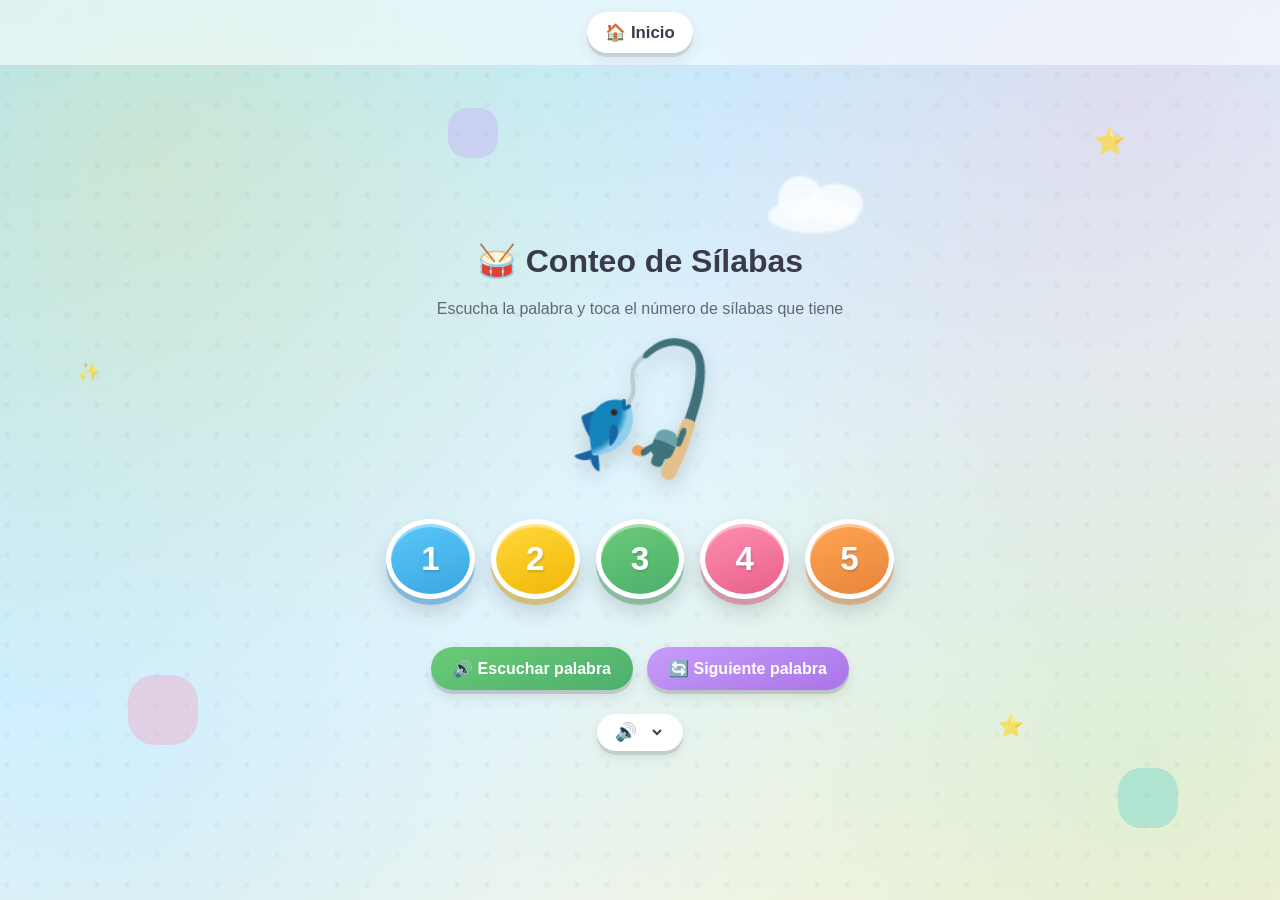
<file: conteo-silabas.html>
<!DOCTYPE html>
<html lang="es-CL">
<head>
<meta charset="UTF-8">
<meta name="viewport" content="width=device-width, initial-scale=1.0, maximum-scale=1.0, user-scalable=no">
<meta name="color-scheme" content="light only">
<meta name="theme-color" content="#AEE6FF">
<title>Conteo de Sílabas</title>
<style>
/* ============================================
   ABECEDARIO INTERACTIVO - ESTILOS
   Educación Parvularia - Diseño infantil
   ============================================ */

/* --- Fuente Century Gothic con alternativas similares --- */
@font-face {
  font-family: 'Century Gothic Fallback';
  src: local('Century Gothic'), local('CenturyGothic');
}

:root {
  color-scheme: light;
  --fuente-principal: 'Century Gothic', 'Century Gothic Fallback', 'Futura', 'Trebuchet MS', 'Verdana', sans-serif;

  /* Paleta infantil */
  --celeste: #5AC8FA;
  --amarillo: #FFD93D;
  --verde: #6BCB77;
  --rosado: #FF8FB1;
  --naranjo: #FFA552;
  --lila: #C89CFA;
  --turquesa: #4DD0C9;

  --fondo-cielo-1: #AEE6FF;
  --fondo-cielo-2: #E8F7FF;

  --texto-oscuro: #3A3A4A;
  --blanco: #FFFFFF;

  /* Tonos "fuertes" para sombras tipo stickers (mismo matiz, más saturado) */
  --celeste-fuerte: #2F93D6;
  --amarillo-fuerte: #E8A800;
  --verde-fuerte: #3E9955;
  --rosado-fuerte: #E8608A;
  --naranjo-fuerte: #E07A2E;
  --lila-fuerte: #9856E0;
  --turquesa-fuerte: #279E97;

  /* Sombra base más cálida que el negro puro */
  --sombra-tinta: 58, 58, 74;
}

* {
  box-sizing: border-box;
}

html, body {
  margin: 0;
  padding: 0;
  width: 100%;
  min-height: 100%;
  overflow-x: hidden;
  font-family: var(--fuente-principal);
  background:
    radial-gradient(circle at 12% 18%, rgba(255, 217, 61, 0.22) 0%, transparent 42%),
    radial-gradient(circle at 88% 12%, rgba(255, 143, 177, 0.20) 0%, transparent 42%),
    radial-gradient(circle at 90% 85%, rgba(107, 203, 119, 0.18) 0%, transparent 48%),
    radial-gradient(circle at 8% 85%, rgba(90, 200, 250, 0.18) 0%, transparent 48%),
    linear-gradient(160deg, var(--fondo-cielo-1) 0%, var(--fondo-cielo-2) 55%, #FFF6E0 100%);
  color: var(--texto-oscuro);
  -webkit-tap-highlight-color: transparent;
  user-select: none;
}

button {
  font-family: var(--fuente-principal);
  cursor: pointer;
  border: none;
  outline: none;
}

/* ============================================
   FONDO DECORATIVO (nubes, estrellas, confeti)
   ============================================ */
.fondo-decorativo {
  position: fixed;
  inset: 0;
  z-index: 0;
  overflow: hidden;
  pointer-events: none;
}

.fondo-decorativo::before {
  content: "";
  position: absolute;
  inset: -10%;
  background-image: radial-gradient(circle, rgba(58, 58, 74, 0.07) 2.5px, transparent 3px);
  background-size: 30px 30px;
  opacity: 0.55;
}

.nube {
  position: absolute;
  background: rgba(255, 255, 255, 0.85);
  border-radius: 50%;
  filter: blur(1px);
  opacity: 0.9;
  animation: flotarNube 26s ease-in-out infinite;
}
.nube::before, .nube::after {
  content: "";
  position: absolute;
  background: rgba(255, 255, 255, 0.85);
  border-radius: 50%;
}
.nube1 { width: 120px; height: 45px; top: 8%; left: -10%; animation-duration: 32s; }
.nube1::before { width: 60px; height: 60px; top: -30px; left: 15px; }
.nube1::after { width: 70px; height: 50px; top: -18px; left: 55px; }

.nube2 { width: 90px; height: 35px; top: 22%; left: 60%; animation-duration: 40s; animation-delay: -8s; }
.nube2::before { width: 45px; height: 45px; top: -22px; left: 10px; }
.nube2::after { width: 55px; height: 40px; top: -14px; left: 40px; }

.nube3 { width: 100px; height: 38px; top: 65%; left: -15%; animation-duration: 36s; animation-delay: -15s; }
.nube3::before { width: 50px; height: 50px; top: -25px; left: 12px; }
.nube3::after { width: 60px; height: 42px; top: -15px; left: 45px; }

@keyframes flotarNube {
  0% { transform: translateX(0); }
  50% { transform: translateX(60vw); }
  100% { transform: translateX(0); }
}

.estrella {
  position: absolute;
  font-size: 1.6rem;
  opacity: 0.7;
  animation: parpadear 3.2s ease-in-out infinite;
}
.estrella1 { top: 14%; right: 12%; animation-delay: 0s; }
.estrella2 { top: 40%; left: 6%; animation-delay: 1s; font-size: 1.2rem; }
.estrella3 { bottom: 18%; right: 20%; animation-delay: 2s; font-size: 1.3rem; }

@keyframes parpadear {
  0%, 100% { opacity: 0.3; transform: scale(0.9) rotate(0deg); }
  50% { opacity: 0.9; transform: scale(1.15) rotate(15deg); }
}

.forma {
  position: absolute;
  border-radius: 38%;
  opacity: 0.32;
  animation: girarSuave 22s linear infinite;
}
.forma1 { width: 70px; height: 70px; background: var(--rosado); top: 75%; left: 10%; }
.forma2 { width: 50px; height: 50px; background: var(--lila); top: 12%; left: 35%; animation-duration: 18s; }
.forma3 { width: 60px; height: 60px; background: var(--turquesa); bottom: 8%; right: 8%; animation-duration: 26s; }

@keyframes girarSuave {
  0% { transform: rotate(0deg); }
  100% { transform: rotate(360deg); }
}

/* ============================================
   BARRA SUPERIOR
   ============================================ */
.barra-superior {
  position: fixed;
  top: 0;
  left: 0;
  right: 0;
  z-index: 100;
  display: flex;
  justify-content: center;
  gap: 12px;
  padding: 12px;
  flex-wrap: wrap;
  background: rgba(255, 255, 255, 0.55);
  backdrop-filter: blur(6px);
}

.btn-superior {
  background: var(--blanco);
  color: var(--texto-oscuro);
  font-weight: bold;
  font-size: clamp(0.85rem, 2vw, 1.05rem);
  padding: 10px 18px;
  border-radius: 50px;
  box-shadow: 0 4px 0 rgba(var(--sombra-tinta),0.14), 0 6px 14px rgba(var(--sombra-tinta),0.10);
  transition: transform 0.15s ease, box-shadow 0.15s ease;
}

.btn-superior:hover {
  transform: translateY(-2px) scale(1.04);
}

.btn-superior:active {
  transform: translateY(2px) scale(0.97);
  box-shadow: 0 2px 0 rgba(var(--sombra-tinta),0.14), 0 3px 8px rgba(var(--sombra-tinta),0.10);
}

/* ============================================
   PANTALLAS GENERALES
   ============================================ */
.pantalla {
  position: relative;
  z-index: 1;
  min-height: 100vh;
  width: 100%;
  display: flex;
  align-items: center;
  justify-content: center;
  padding: 24px;
  animation: apareceSuave 0.6s ease;
}

.pantalla[hidden] {
  display: none;
}

@keyframes apareceSuave {
  from { opacity: 0; transform: translateY(18px) scale(0.98); }
  to { opacity: 1; transform: translateY(0) scale(1); }
}

/* ============================================
   PANTALLA 1: BIENVENIDA
   ============================================ */
.contenido-bienvenida {
  text-align: center;
  max-width: 700px;
}

.titulo-bienvenida {
  display: flex;
  justify-content: center;
  gap: 18px;
  margin: 0 0 10px 0;
  font-size: clamp(2.5rem, 9vw, 4.5rem);
}

.letra-flotante {
  display: inline-block;
  animation: rebotarLetra 2.4s ease-in-out infinite;
  text-shadow: 3px 3px 0 rgba(0,0,0,0.08);
}
.letra-flotante.l1 { color: var(--rosado); animation-delay: 0s; }
.letra-flotante.l2 { color: var(--amarillo); animation-delay: 0.25s; }
.letra-flotante.l3 { color: var(--celeste); animation-delay: 0.5s; }

@keyframes rebotarLetra {
  0%, 100% { transform: translateY(0) rotate(-3deg); }
  50% { transform: translateY(-16px) rotate(3deg); }
}

.pregunta-bienvenida {
  font-size: clamp(1.2rem, 4vw, 1.9rem);
  font-weight: bold;
  color: var(--texto-oscuro);
  margin: 10px 0 34px 0;
}

.botones-formato {
  display: flex;
  gap: 24px;
  justify-content: center;
  flex-wrap: wrap;
}

.btn-formato {
  display: flex;
  flex-direction: column;
  align-items: center;
  gap: 6px;
  width: min(220px, 100%);
  padding: 28px 20px;
  border-radius: 36px;
  font-size: 1.3rem;
  font-weight: bold;
  color: var(--blanco);
  box-shadow: inset 0 2px 0 rgba(255,255,255,0.35), 0 8px 0 rgba(var(--sombra-tinta),0.22), 0 14px 26px rgba(var(--sombra-tinta),0.18);
  transition: transform 0.18s ease, box-shadow 0.18s ease;
}

.emoji-boton {
  font-size: 2.4rem;
}

.ejemplo-formato {
  font-size: 1rem;
  font-weight: normal;
  opacity: 0.9;
}

.btn-mayusculas {
  background: linear-gradient(160deg, var(--verde), #4CAF6D);
  box-shadow: inset 0 2px 0 rgba(255,255,255,0.35), 0 8px 0 rgba(62,153,85,0.4), 0 14px 26px rgba(var(--sombra-tinta),0.18);
}

.btn-minusculas {
  background: linear-gradient(160deg, var(--celeste), #3AA6E0);
  box-shadow: inset 0 2px 0 rgba(255,255,255,0.35), 0 8px 0 rgba(47,147,214,0.4), 0 14px 26px rgba(var(--sombra-tinta),0.18);
}

.btn-formato:hover {
  transform: translateY(-6px) scale(1.05);
  box-shadow: inset 0 2px 0 rgba(255,255,255,0.4), 0 10px 0 rgba(var(--sombra-tinta),0.26), 0 18px 30px rgba(var(--sombra-tinta),0.2);
}

.btn-formato:active,
.btn-formato.tocando {
  transform: translateY(4px) scale(0.96);
  box-shadow: inset 0 2px 0 rgba(255,255,255,0.3), 0 3px 0 rgba(var(--sombra-tinta),0.26), 0 8px 16px rgba(var(--sombra-tinta),0.18);
}

/* ============================================
   PANTALLA 2: ABECEDARIO
   ============================================ */
.pantalla-abecedario {
  flex-direction: column;
  padding-top: 100px;
  align-items: stretch;
}

.titulo-abecedario {
  text-align: center;
  font-size: clamp(1.3rem, 4vw, 2rem);
  color: var(--texto-oscuro);
  margin: 0 0 20px 0;
}

.grid-abecedario {
  display: grid;
  grid-template-columns: repeat(6, 1fr);
  gap: 18px;
  width: 100%;
  max-width: 1100px;
  margin: 0 auto;
  padding-bottom: 40px;
}

/* --- Burbuja de letra --- */
.burbuja-letra {
  position: relative;
  aspect-ratio: 1 / 1;
  width: 100%;
  border-radius: 50%;
  display: flex;
  align-items: center;
  justify-content: center;
  font-size: clamp(2.4rem, 7vw, 4.4rem);
  font-weight: bold;
  color: var(--blanco);
  border: 5px solid var(--blanco);
  box-shadow: inset 0 3px 0 rgba(255,255,255,0.4), 0 6px 0 rgba(var(--sombra-tinta),0.18), 0 12px 20px rgba(var(--sombra-tinta),0.2);
  animation: rebotarBurbuja 3.6s ease-in-out infinite;
  transition: transform 0.18s ease, box-shadow 0.18s ease, filter 0.18s ease;
  text-shadow: 1px 2px 2px rgba(var(--sombra-tinta),0.2);
  line-height: 1;
  padding: 0 6%;
}

/* Letras dobles: CH necesita compactarse un poco (letras más anchas),
   LL no necesita compresión (son letras angostas; comprimirlas las pega).
   El margen opuesto al letter-spacing evita que el texto se corra del centro. */
.texto-burbuja {
  display: inline-block;
}
.burbuja-letra.par-ch .texto-burbuja {
  letter-spacing: -0.04em;
  margin-right: 0.04em;
}
.burbuja-letra.par-ll .texto-burbuja {
  letter-spacing: 0.02em;
  margin-right: -0.02em;
}

@keyframes rebotarBurbuja {
  0%, 100% { transform: translateY(0); }
  50% { transform: translateY(-6px); }
}

.burbuja-letra:hover {
  transform: scale(1.1);
  filter: brightness(1.08);
  box-shadow: inset 0 3px 0 rgba(255,255,255,0.45), 0 8px 0 rgba(var(--sombra-tinta),0.2), 0 16px 26px rgba(var(--sombra-tinta),0.24);
}

.burbuja-letra:active,
.burbuja-letra.tocando {
  transform: scale(0.94);
}

/* Estado mientras suena el audio: brillo + pulso + agrandado */
.burbuja-letra.hablando {
  animation: pulsoHabla 0.6s ease-in-out infinite;
  filter: brightness(1.25) saturate(1.3);
  box-shadow: 0 0 0 6px rgba(255,255,255,0.6), 0 10px 24px rgba(var(--sombra-tinta),0.3);
  z-index: 2;
}

@keyframes pulsoHabla {
  0%, 100% { transform: scale(1.12); }
  50% { transform: scale(1.22); }
}

/* Colores variados para las burbujas (se asignan por índice vía nth-child) */
.burbuja-letra:nth-child(7n+1) { background: linear-gradient(160deg, var(--celeste), #3AA6E0); box-shadow: inset 0 3px 0 rgba(255,255,255,0.4), 0 6px 0 rgba(47,147,214,0.45), 0 12px 20px rgba(var(--sombra-tinta),0.2); }
.burbuja-letra:nth-child(7n+2) { background: linear-gradient(160deg, var(--amarillo), #F2B705); box-shadow: inset 0 3px 0 rgba(255,255,255,0.4), 0 6px 0 rgba(217,163,0,0.45), 0 12px 20px rgba(var(--sombra-tinta),0.2); }
.burbuja-letra:nth-child(7n+3) { background: linear-gradient(160deg, var(--verde), #4CAF6D); box-shadow: inset 0 3px 0 rgba(255,255,255,0.4), 0 6px 0 rgba(62,153,85,0.45), 0 12px 20px rgba(var(--sombra-tinta),0.2); }
.burbuja-letra:nth-child(7n+4) { background: linear-gradient(160deg, var(--rosado), #E8608A); box-shadow: inset 0 3px 0 rgba(255,255,255,0.4), 0 6px 0 rgba(216,76,116,0.45), 0 12px 20px rgba(var(--sombra-tinta),0.2); }
.burbuja-letra:nth-child(7n+5) { background: linear-gradient(160deg, var(--naranjo), #E8843A); box-shadow: inset 0 3px 0 rgba(255,255,255,0.4), 0 6px 0 rgba(224,122,46,0.45), 0 12px 20px rgba(var(--sombra-tinta),0.2); }
.burbuja-letra:nth-child(7n+6) { background: linear-gradient(160deg, var(--lila), #A874E8); box-shadow: inset 0 3px 0 rgba(255,255,255,0.4), 0 6px 0 rgba(152,86,224,0.45), 0 12px 20px rgba(var(--sombra-tinta),0.2); }
.burbuja-letra:nth-child(7n+7) { background: linear-gradient(160deg, var(--turquesa), #2FB5AD); box-shadow: inset 0 3px 0 rgba(255,255,255,0.4), 0 6px 0 rgba(39,158,151,0.45), 0 12px 20px rgba(var(--sombra-tinta),0.2); }

/* Desfase de la animación de rebote para que no todas boten igual */
.burbuja-letra:nth-child(2n) { animation-delay: 0.4s; }
.burbuja-letra:nth-child(3n) { animation-delay: 0.8s; }
.burbuja-letra:nth-child(5n) { animation-delay: 1.2s; }

/* ============================================
   RESPONSIVE
   Columnas de la grilla del abecedario controladas
   por cantidad fija (sin auto-fit/minmax):
   - PC (> 900px): 6 columnas
   - Tablets (601px - 900px): 5 columnas
   - Celulares (361px - 600px): 4 columnas
   - Celulares muy pequeños (<= 360px): 3 columnas
   ============================================ */

/* Tablets: 600px - 900px -> 5 columnas */
@media (max-width: 900px) {
  .pantalla {
    padding: 20px;
  }
  .grid-abecedario {
    grid-template-columns: repeat(5, 1fr);
    gap: 14px;
  }
}

/* Celulares: hasta 600px -> 4 columnas */
@media (max-width: 600px) {
  .pantalla {
    padding: 16px;
  }
  .grid-abecedario {
    grid-template-columns: repeat(4, 1fr);
    gap: 12px;
  }
  .botones-formato {
    flex-direction: column;
    align-items: center;
  }
  .btn-formato {
    width: min(240px, 100%);
    padding: 22px 16px;
  }
  .barra-superior {
    padding: 8px;
    gap: 8px;
  }
  .pantalla-abecedario {
    padding-top: 96px;
  }
}

/* Celulares muy pequeños: hasta 360px -> 3 columnas */
@media (max-width: 360px) {
  .pantalla {
    padding: 12px;
  }
  .grid-abecedario {
    grid-template-columns: repeat(3, 1fr);
    gap: 10px;
  }
  .burbuja-letra {
    border-width: 3px;
    font-size: clamp(1.9rem, 8.5vw, 2.6rem);
  }
  .burbuja-letra.par-ch .texto-burbuja {
    letter-spacing: -0.04em;
    margin-right: 0.04em;
  }
  .burbuja-letra.par-ll .texto-burbuja {
    letter-spacing: 0.02em;
    margin-right: -0.02em;
  }
  .btn-formato {
    width: min(210px, 100%);
    padding: 18px 14px;
  }
  .pantalla-abecedario {
    padding-top: 88px;
  }
}

/* Orientación horizontal con poca altura (celulares acostados) */
@media (orientation: landscape) and (max-height: 500px) {
  .pantalla {
    padding: 14px;
    min-height: auto;
  }
  .pantalla-abecedario {
    padding-top: 70px;
  }
  .titulo-abecedario {
    margin-bottom: 12px;
  }
  .grid-abecedario {
    gap: 10px;
  }
  .titulo-bienvenida {
    font-size: clamp(2rem, 7vw, 3rem);
    margin-bottom: 6px;
  }
  .pregunta-bienvenida {
    margin-bottom: 18px;
  }
  .btn-formato {
    padding: 16px 18px;
  }
}


.pantalla-juego { flex-direction: column; align-items: stretch; padding-top: 90px; }
.barra-superior-juego {
  position: fixed; top: 0; left: 0; right: 0; z-index: 100;
  display: flex; justify-content: center; padding: 12px;
  background: rgba(255, 255, 255, 0.55); backdrop-filter: blur(6px);
}

.titulo-juego { text-align: center; font-size: clamp(1.3rem, 4vw, 2rem); margin-bottom: 4px; }
.subtitulo-juego { text-align: center; font-size: 1rem; opacity: 0.75; margin-bottom: 16px; max-width: 520px; margin-left:auto; margin-right:auto; }

.zona-objetivo { text-align: center; margin-bottom: 20px; }
#emojiObjetivo {
  font-size: clamp(5rem, 20vw, 8rem);
  display: inline-block;
  animation: flotarObjetivo 3s ease-in-out infinite;
  filter: drop-shadow(0 8px 10px rgba(0,0,0,0.15));
}
@keyframes flotarObjetivo {
  0%, 100% { transform: translateY(0) rotate(-2deg); }
  50% { transform: translateY(-10px) rotate(2deg); }
}
.emoji-exito { animation: saltoExito 0.6s ease; }
@keyframes saltoExito {
  0% { transform: scale(1); }
  30% { transform: scale(1.35) rotate(8deg); }
  60% { transform: scale(0.95) rotate(-6deg); }
  100% { transform: scale(1.1) rotate(0); }
}

#mensajeExito {
  text-align: center; font-size: clamp(1.2rem, 4vw, 1.6rem); font-weight: bold;
  color: #2E9E4F; margin: 10px 0 16px 0;
}

.zona-opciones { text-align: center; margin-bottom: 20px; }
#opcionesNumeros {
  display: flex; justify-content: center; align-items: center;
  flex-wrap: nowrap; gap: 16px;
  width: 100%; max-width: 680px; margin: 0 auto;
  padding: 14px 12px;
}
.burbuja-numero {
  width: 80px;
  height: 80px;
  font-size: 2.1rem;
  flex-shrink: 0;
  transition: width 0.15s ease, height 0.15s ease, font-size 0.15s ease;
}
.burbuja-letra.opcion-correcta {
  box-shadow: 0 0 0 6px rgba(46,158,79,0.4), 0 8px 14px rgba(0,0,0,0.2) !important;
}

/* Zona de sílabas reveladas tras acertar */
.zona-silabas { text-align: center; margin-bottom: 28px; }
#silabasPalabra {
  display: flex; justify-content: center; flex-wrap: wrap; gap: 14px;
  max-width: 700px; margin: 0 auto;
}
.contenedor-silaba {
  display: flex; flex-direction: column; align-items: center; gap: 6px;
  animation: apareceSilaba 0.4s ease;
}
@keyframes apareceSilaba {
  from { transform: scale(0.5); opacity: 0; }
  to { transform: scale(1); opacity: 1; }
}
.ficha-silaba {
  display: inline-flex; align-items: center; justify-content: center;
  min-width: 64px; padding: 14px 18px;
  border-radius: 24px;
  font-size: clamp(1.3rem, 4.5vw, 1.9rem);
  font-family: var(--fuente-principal);
  font-weight: bold; color: var(--blanco);
  border: 4px solid var(--blanco);
  box-shadow: 0 6px 0 rgba(0,0,0,0.12), 0 10px 16px rgba(0,0,0,0.15);
  text-shadow: 1px 2px 2px rgba(0,0,0,0.15);
  cursor: pointer;
  transition: transform 0.15s ease;
}
.ficha-silaba:hover { transform: translateY(-3px); }
.ficha-silaba:active { transform: translateY(2px); }
.contenedor-silaba:nth-child(7n+1) .ficha-silaba { background: linear-gradient(160deg, var(--celeste), #3AA6E0); }
.contenedor-silaba:nth-child(7n+2) .ficha-silaba { background: linear-gradient(160deg, var(--amarillo), #F2B705); }
.contenedor-silaba:nth-child(7n+3) .ficha-silaba { background: linear-gradient(160deg, var(--verde), #4CAF6D); }
.contenedor-silaba:nth-child(7n+4) .ficha-silaba { background: linear-gradient(160deg, var(--rosado), #E8608A); }
.contenedor-silaba:nth-child(7n+5) .ficha-silaba { background: linear-gradient(160deg, var(--naranjo), #E8843A); }
.numero-silaba {
  display: inline-flex; align-items: center; justify-content: center;
  width: 30px; height: 30px; border-radius: 50%;
  font-size: 0.85rem; font-weight: bold; color: var(--blanco);
  background: linear-gradient(160deg, var(--verde), #4CAF6D);
  border: 2px solid var(--blanco);
  box-shadow: 0 2px 0 rgba(0,0,0,0.12), 0 3px 6px rgba(0,0,0,0.15);
}

@keyframes sacudir {
  0%, 100% { transform: translateX(0); }
  20% { transform: translateX(-8px) rotate(-4deg); }
  40% { transform: translateX(8px) rotate(4deg); }
  60% { transform: translateX(-6px) rotate(-3deg); }
  80% { transform: translateX(6px) rotate(3deg); }
}
.burbuja-letra.sacude { animation: sacudir 0.4s ease; }

.botones-juego { display: flex; gap: 14px; justify-content: center; flex-wrap: wrap; margin: 14px 0 8px 0; }
.btn-juego {
  padding: 12px 22px; border-radius: 50px; font-weight: bold; font-size: 1rem;
  color: var(--blanco); box-shadow: 0 4px 0 rgba(0,0,0,0.12), 0 6px 14px rgba(0,0,0,0.1);
  transition: transform 0.15s ease;
}
.btn-juego:hover { transform: translateY(-2px); }
.btn-escuchar { background: linear-gradient(160deg, var(--verde), #4CAF6D); }
.btn-siguiente { background: linear-gradient(160deg, var(--lila), #A874E8); }

.fila-selector-voz { display: flex; justify-content: center; margin-top: 16px; }
.pildora-selector {
  display: flex; align-items: center; gap: 8px; background: var(--blanco);
  border-radius: 50px; padding: 8px 18px;
  box-shadow: 0 4px 0 rgba(0,0,0,0.1), 0 6px 12px rgba(0,0,0,0.08);
}
.pildora-selector .icono-voz { font-size: 1.1rem; }
#selectorVoz {
  border: none; background: transparent; font-family: var(--fuente-principal);
  font-weight: bold; font-size: 0.85rem; color: var(--texto-oscuro); max-width: 240px; cursor: pointer;
}
#selectorVoz:focus { outline: none; }
</style>
</head>
<body>

  <div class="fondo-decorativo" aria-hidden="true">
    <div class="nube nube1"></div><div class="nube nube2"></div><div class="nube nube3"></div>
    <div class="estrella estrella1">⭐</div><div class="estrella estrella2">✨</div><div class="estrella estrella3">⭐</div>
    <div class="forma forma1"></div><div class="forma forma2"></div><div class="forma forma3"></div>
  </div>

  <main class="pantalla pantalla-juego">
    <header class="barra-superior-juego">
      <a href="index.html" class="btn-superior" style="text-decoration:none; display:inline-block;">🏠 Inicio</a>
    </header>
    <h2 class="titulo-juego">🥁 Conteo de Sílabas</h2>
    <p class="subtitulo-juego">Escucha la palabra y toca el número de sílabas que tiene</p>

    <div class="zona-objetivo">
      <span id="emojiObjetivo">🐱</span>
    </div>

    <div id="mensajeExito" hidden>🎉 ¡Muy bien! ¡Correcto! 🎉</div>

    <div class="zona-opciones">
      <div id="opcionesNumeros"></div>
    </div>

    <div class="zona-silabas" id="zonaSilabas" hidden>
      <div id="silabasPalabra"></div>
    </div>

    <div class="botones-juego">
      <button id="btnEscuchar" class="btn-juego btn-escuchar" type="button">🔊 Escuchar palabra</button>
      <button id="btnSiguiente" class="btn-juego btn-siguiente" type="button">🔄 Siguiente palabra</button>
    </div>
    <div class="fila-selector-voz">
      <div class="pildora-selector">
        <span class="icono-voz">🔊</span>
        <select id="selectorVoz"></select>
      </div>
    </div>
  </main>

  <script>
const PALABRAS = [{"palabra": "gato", "emoji": "🐱", "silabas": ["ga", "to"], "n": 2}, {"palabra": "perro", "emoji": "🐶", "silabas": ["pe", "rro"], "n": 2}, {"palabra": "pato", "emoji": "🦆", "silabas": ["pa", "to"], "n": 2}, {"palabra": "oso", "emoji": "🐻", "silabas": ["o", "so"], "n": 2}, {"palabra": "vaca", "emoji": "🐮", "silabas": ["va", "ca"], "n": 2}, {"palabra": "chancho", "emoji": "🐷", "silabas": ["chan", "cho"], "n": 2}, {"palabra": "gallina", "emoji": "🐔", "silabas": ["ga", "lli", "na"], "n": 3}, {"palabra": "caballo", "emoji": "🐴", "silabas": ["ca", "ba", "llo"], "n": 3}, {"palabra": "cabra", "emoji": "🐐", "silabas": ["ca", "bra"], "n": 2}, {"palabra": "oveja", "emoji": "🐑", "silabas": ["o", "ve", "ja"], "n": 3}, {"palabra": "conejo", "emoji": "🐰", "silabas": ["co", "ne", "jo"], "n": 3}, {"palabra": "ratón", "emoji": "🐭", "silabas": ["ra", "tón"], "n": 2}, {"palabra": "león", "emoji": "🦁", "silabas": ["le", "ón"], "n": 2}, {"palabra": "tigre", "emoji": "🐯", "silabas": ["ti", "gre"], "n": 2}, {"palabra": "mono", "emoji": "🐵", "silabas": ["mo", "no"], "n": 2}, {"palabra": "elefante", "emoji": "🐘", "silabas": ["e", "le", "fan", "te"], "n": 4}, {"palabra": "jirafa", "emoji": "🦒", "silabas": ["ji", "ra", "fa"], "n": 3}, {"palabra": "cebra", "emoji": "🦓", "silabas": ["ce", "bra"], "n": 2}, {"palabra": "canguro", "emoji": "🦘", "silabas": ["can", "gu", "ro"], "n": 3}, {"palabra": "zorro", "emoji": "🦊", "silabas": ["zo", "rro"], "n": 2}, {"palabra": "lobo", "emoji": "🐺", "silabas": ["lo", "bo"], "n": 2}, {"palabra": "foca", "emoji": "🦭", "silabas": ["fo", "ca"], "n": 2}, {"palabra": "delfín", "emoji": "🐬", "silabas": ["del", "fín"], "n": 2}, {"palabra": "tiburón", "emoji": "🦈", "silabas": ["ti", "bu", "rón"], "n": 3}, {"palabra": "ballena", "emoji": "🐳", "silabas": ["ba", "lle", "na"], "n": 3}, {"palabra": "pulpo", "emoji": "🐙", "silabas": ["pul", "po"], "n": 2}, {"palabra": "cangrejo", "emoji": "🦀", "silabas": ["can", "gre", "jo"], "n": 3}, {"palabra": "abeja", "emoji": "🐝", "silabas": ["a", "be", "ja"], "n": 3}, {"palabra": "mariposa", "emoji": "🦋", "silabas": ["ma", "ri", "po", "sa"], "n": 4}, {"palabra": "araña", "emoji": "🕷️", "silabas": ["a", "ra", "ña"], "n": 3}, {"palabra": "hormiga", "emoji": "🐜", "silabas": ["hor", "mi", "ga"], "n": 3}, {"palabra": "caracol", "emoji": "🐌", "silabas": ["ca", "ra", "col"], "n": 3}, {"palabra": "gusano", "emoji": "🐛", "silabas": ["gu", "sa", "no"], "n": 3}, {"palabra": "pájaro", "emoji": "🐦", "silabas": ["pá", "ja", "ro"], "n": 3}, {"palabra": "búho", "emoji": "🦉", "silabas": ["bú", "ho"], "n": 2}, {"palabra": "águila", "emoji": "🦅", "silabas": ["á", "gui", "la"], "n": 3}, {"palabra": "rana", "emoji": "🐸", "silabas": ["ra", "na"], "n": 2}, {"palabra": "serpiente", "emoji": "🐍", "silabas": ["ser", "pien", "te"], "n": 3}, {"palabra": "cocodrilo", "emoji": "🐊", "silabas": ["co", "co", "dri", "lo"], "n": 4}, {"palabra": "tortuga", "emoji": "🐢", "silabas": ["tor", "tu", "ga"], "n": 3}, {"palabra": "pez", "emoji": "🐟", "silabas": ["pez"], "n": 1}, {"palabra": "camello", "emoji": "🐫", "silabas": ["ca", "me", "llo"], "n": 3}, {"palabra": "koala", "emoji": "🐨", "silabas": ["ko", "a", "la"], "n": 3}, {"palabra": "panda", "emoji": "🐼", "silabas": ["pan", "da"], "n": 2}, {"palabra": "hipopótamo", "emoji": "🦛", "silabas": ["hi", "po", "pó", "ta", "mo"], "n": 5}, {"palabra": "rinoceronte", "emoji": "🦏", "silabas": ["ri", "no", "ce", "ron", "te"], "n": 5}, {"palabra": "murciélago", "emoji": "🦇", "silabas": ["mur", "cié", "la", "go"], "n": 4}, {"palabra": "ardilla", "emoji": "🐿️", "silabas": ["ar", "di", "lla"], "n": 3}, {"palabra": "erizo", "emoji": "🦔", "silabas": ["e", "ri", "zo"], "n": 3}, {"palabra": "pavo", "emoji": "🦃", "silabas": ["pa", "vo"], "n": 2}, {"palabra": "cisne", "emoji": "🦢", "silabas": ["cis", "ne"], "n": 2}, {"palabra": "loro", "emoji": "🦜", "silabas": ["lo", "ro"], "n": 2}, {"palabra": "pingüino", "emoji": "🐧", "silabas": ["pin", "güi", "no"], "n": 3}, {"palabra": "langosta", "emoji": "🦞", "silabas": ["lan", "gos", "ta"], "n": 3}, {"palabra": "camarón", "emoji": "🦐", "silabas": ["ca", "ma", "rón"], "n": 3}, {"palabra": "manzana", "emoji": "🍏", "silabas": ["man", "za", "na"], "n": 3}, {"palabra": "plátano", "emoji": "🍌", "silabas": ["plá", "ta", "no"], "n": 3}, {"palabra": "naranja", "emoji": "🍊", "silabas": ["na", "ran", "ja"], "n": 3}, {"palabra": "uva", "emoji": "🍇", "silabas": ["u", "va"], "n": 2}, {"palabra": "sandía", "emoji": "🍉", "silabas": ["san", "dí", "a"], "n": 3}, {"palabra": "frutilla", "emoji": "🍓", "silabas": ["fru", "ti", "lla"], "n": 3}, {"palabra": "piña", "emoji": "🍍", "silabas": ["pi", "ña"], "n": 2}, {"palabra": "limón", "emoji": "🍋", "silabas": ["li", "món"], "n": 2}, {"palabra": "pera", "emoji": "🍐", "silabas": ["pe", "ra"], "n": 2}, {"palabra": "kiwi", "emoji": "🥝", "silabas": ["ki", "wi"], "n": 2}, {"palabra": "coco", "emoji": "🥥", "silabas": ["co", "co"], "n": 2}, {"palabra": "pan", "emoji": "🍞", "silabas": ["pan"], "n": 1}, {"palabra": "queso", "emoji": "🧀", "silabas": ["que", "so"], "n": 2}, {"palabra": "huevo", "emoji": "🥚", "silabas": ["hue", "vo"], "n": 2}, {"palabra": "leche", "emoji": "🥛", "silabas": ["le", "che"], "n": 2}, {"palabra": "miel", "emoji": "🍯", "silabas": ["miel"], "n": 1}, {"palabra": "arroz", "emoji": "🍚", "silabas": ["a", "rroz"], "n": 2}, {"palabra": "sopa", "emoji": "🍲", "silabas": ["so", "pa"], "n": 2}, {"palabra": "hamburguesa", "emoji": "🍔", "silabas": ["ham", "bur", "gue", "sa"], "n": 4}, {"palabra": "papas", "emoji": "🍟", "silabas": ["pa", "pas"], "n": 2}, {"palabra": "helado", "emoji": "🍦", "silabas": ["he", "la", "do"], "n": 3}, {"palabra": "torta", "emoji": "🎂", "silabas": ["tor", "ta"], "n": 2}, {"palabra": "galleta", "emoji": "🍪", "silabas": ["ga", "lle", "ta"], "n": 3}, {"palabra": "chocolate", "emoji": "🍫", "silabas": ["cho", "co", "la", "te"], "n": 4}, {"palabra": "dulce", "emoji": "🍬", "silabas": ["dul", "ce"], "n": 2}, {"palabra": "taco", "emoji": "🌮", "silabas": ["ta", "co"], "n": 2}, {"palabra": "zanahoria", "emoji": "🥕", "silabas": ["za", "na", "ho", "ria"], "n": 4}, {"palabra": "papa", "emoji": "🥔", "silabas": ["pa", "pa"], "n": 2}, {"palabra": "tomate", "emoji": "🍅", "silabas": ["to", "ma", "te"], "n": 3}, {"palabra": "cebolla", "emoji": "🧅", "silabas": ["ce", "bo", "lla"], "n": 3}, {"palabra": "ajo", "emoji": "🧄", "silabas": ["a", "jo"], "n": 2}, {"palabra": "brócoli", "emoji": "🥦", "silabas": ["bró", "co", "li"], "n": 3}, {"palabra": "pepino", "emoji": "🥒", "silabas": ["pe", "pi", "no"], "n": 3}, {"palabra": "pimentón", "emoji": "🫑", "silabas": ["pi", "men", "tón"], "n": 3}, {"palabra": "palta", "emoji": "🥑", "silabas": ["pal", "ta"], "n": 2}, {"palabra": "sal", "emoji": "🧂", "silabas": ["sal"], "n": 1}, {"palabra": "casa", "emoji": "🏠", "silabas": ["ca", "sa"], "n": 2}, {"palabra": "cama", "emoji": "🛏️", "silabas": ["ca", "ma"], "n": 2}, {"palabra": "silla", "emoji": "🪑", "silabas": ["si", "lla"], "n": 2}, {"palabra": "puerta", "emoji": "🚪", "silabas": ["puer", "ta"], "n": 2}, {"palabra": "ventana", "emoji": "🪟", "silabas": ["ven", "ta", "na"], "n": 3}, {"palabra": "espejo", "emoji": "🪞", "silabas": ["es", "pe", "jo"], "n": 3}, {"palabra": "ampolleta", "emoji": "💡", "silabas": ["am", "po", "lle", "ta"], "n": 4}, {"palabra": "reloj", "emoji": "🕐", "silabas": ["re", "loj"], "n": 2}, {"palabra": "teléfono", "emoji": "📱", "silabas": ["te", "lé", "fo", "no"], "n": 4}, {"palabra": "televisor", "emoji": "📺", "silabas": ["te", "le", "vi", "sor"], "n": 4}, {"palabra": "radio", "emoji": "📻", "silabas": ["ra", "dio"], "n": 2}, {"palabra": "libro", "emoji": "📖", "silabas": ["li", "bro"], "n": 2}, {"palabra": "lápiz", "emoji": "✏️", "silabas": ["lá", "piz"], "n": 2}, {"palabra": "tijera", "emoji": "✂️", "silabas": ["ti", "je", "ra"], "n": 3}, {"palabra": "pintura", "emoji": "🎨", "silabas": ["pin", "tu", "ra"], "n": 3}, {"palabra": "mochila", "emoji": "🎒", "silabas": ["mo", "chi", "la"], "n": 3}, {"palabra": "paraguas", "emoji": "☂️", "silabas": ["pa", "ra", "guas"], "n": 3}, {"palabra": "llave", "emoji": "🔑", "silabas": ["lla", "ve"], "n": 2}, {"palabra": "candado", "emoji": "🔒", "silabas": ["can", "da", "do"], "n": 3}, {"palabra": "regalo", "emoji": "🎁", "silabas": ["re", "ga", "lo"], "n": 3}, {"palabra": "globo", "emoji": "🎈", "silabas": ["glo", "bo"], "n": 2}, {"palabra": "vela", "emoji": "🕯️", "silabas": ["ve", "la"], "n": 2}, {"palabra": "jabón", "emoji": "🧼", "silabas": ["ja", "bón"], "n": 2}, {"palabra": "toalla", "emoji": "🧻", "silabas": ["to", "a", "lla"], "n": 3}, {"palabra": "cepillo", "emoji": "🪥", "silabas": ["ce", "pi", "llo"], "n": 3}, {"palabra": "escoba", "emoji": "🧹", "silabas": ["es", "co", "ba"], "n": 3}, {"palabra": "balde", "emoji": "🪣", "silabas": ["bal", "de"], "n": 2}, {"palabra": "caja", "emoji": "📦", "silabas": ["ca", "ja"], "n": 2}, {"palabra": "bolsa", "emoji": "👜", "silabas": ["bol", "sa"], "n": 2}, {"palabra": "sombrero", "emoji": "🎩", "silabas": ["som", "bre", "ro"], "n": 3}, {"palabra": "corona", "emoji": "👑", "silabas": ["co", "ro", "na"], "n": 3}, {"palabra": "anillo", "emoji": "💍", "silabas": ["a", "ni", "llo"], "n": 3}, {"palabra": "moneda", "emoji": "🪙", "silabas": ["mo", "ne", "da"], "n": 3}, {"palabra": "zapato", "emoji": "👠", "silabas": ["za", "pa", "to"], "n": 3}, {"palabra": "pantalón", "emoji": "👖", "silabas": ["pan", "ta", "lón"], "n": 3}, {"palabra": "vestido", "emoji": "👗", "silabas": ["ves", "ti", "do"], "n": 3}, {"palabra": "chaqueta", "emoji": "🧥", "silabas": ["cha", "que", "ta"], "n": 3}, {"palabra": "gorro", "emoji": "🧢", "silabas": ["go", "rro"], "n": 2}, {"palabra": "bufanda", "emoji": "🧣", "silabas": ["bu", "fan", "da"], "n": 3}, {"palabra": "guante", "emoji": "🧤", "silabas": ["guan", "te"], "n": 2}, {"palabra": "calcetín", "emoji": "🧦", "silabas": ["cal", "ce", "tín"], "n": 3}, {"palabra": "anteojo", "emoji": "👓", "silabas": ["an", "te", "o", "jo"], "n": 4}, {"palabra": "sol", "emoji": "☀️", "silabas": ["sol"], "n": 1}, {"palabra": "luna", "emoji": "🌙", "silabas": ["lu", "na"], "n": 2}, {"palabra": "estrella", "emoji": "⭐", "silabas": ["es", "tre", "lla"], "n": 3}, {"palabra": "nube", "emoji": "☁️", "silabas": ["nu", "be"], "n": 2}, {"palabra": "lluvia", "emoji": "🌧️", "silabas": ["llu", "via"], "n": 2}, {"palabra": "nieve", "emoji": "❄️", "silabas": ["nie", "ve"], "n": 2}, {"palabra": "viento", "emoji": "🌬️", "silabas": ["vien", "to"], "n": 2}, {"palabra": "arcoíris", "emoji": "🌈", "silabas": ["ar", "co", "í", "ris"], "n": 4}, {"palabra": "rayo", "emoji": "⚡", "silabas": ["ra", "yo"], "n": 2}, {"palabra": "fuego", "emoji": "🔥", "silabas": ["fue", "go"], "n": 2}, {"palabra": "agua", "emoji": "💧", "silabas": ["a", "gua"], "n": 2}, {"palabra": "mar", "emoji": "🌊", "silabas": ["mar"], "n": 1}, {"palabra": "montaña", "emoji": "⛰️", "silabas": ["mon", "ta", "ña"], "n": 3}, {"palabra": "volcán", "emoji": "🌋", "silabas": ["vol", "cán"], "n": 2}, {"palabra": "isla", "emoji": "🏝️", "silabas": ["is", "la"], "n": 2}, {"palabra": "desierto", "emoji": "🏜️", "silabas": ["de", "sier", "to"], "n": 3}, {"palabra": "árbol", "emoji": "🌳", "silabas": ["ár", "bol"], "n": 2}, {"palabra": "rosa", "emoji": "🌹", "silabas": ["ro", "sa"], "n": 2}, {"palabra": "planta", "emoji": "🪴", "silabas": ["plan", "ta"], "n": 2}, {"palabra": "cactus", "emoji": "🌵", "silabas": ["cac", "tus"], "n": 2}, {"palabra": "semilla", "emoji": "🌱", "silabas": ["se", "mi", "lla"], "n": 3}, {"palabra": "roca", "emoji": "🪨", "silabas": ["ro", "ca"], "n": 2}, {"palabra": "tierra", "emoji": "🌍", "silabas": ["tie", "rra"], "n": 2}, {"palabra": "planeta", "emoji": "🪐", "silabas": ["pla", "ne", "ta"], "n": 3}, {"palabra": "cohete", "emoji": "🚀", "silabas": ["co", "he", "te"], "n": 3}, {"palabra": "auto", "emoji": "🚗", "silabas": ["au", "to"], "n": 2}, {"palabra": "bus", "emoji": "🚌", "silabas": ["bus"], "n": 1}, {"palabra": "camión", "emoji": "🚚", "silabas": ["ca", "mión"], "n": 2}, {"palabra": "bicicleta", "emoji": "🚲", "silabas": ["bi", "ci", "cle", "ta"], "n": 4}, {"palabra": "moto", "emoji": "🏍️", "silabas": ["mo", "to"], "n": 2}, {"palabra": "avión", "emoji": "✈️", "silabas": ["a", "vión"], "n": 2}, {"palabra": "barco", "emoji": "🚢", "silabas": ["bar", "co"], "n": 2}, {"palabra": "helicóptero", "emoji": "🚁", "silabas": ["he", "li", "cóp", "te", "ro"], "n": 5}, {"palabra": "taxi", "emoji": "🚕", "silabas": ["ta", "xi"], "n": 2}, {"palabra": "ambulancia", "emoji": "🚑", "silabas": ["am", "bu", "lan", "cia"], "n": 4}, {"palabra": "bombero", "emoji": "🧑‍🚒", "silabas": ["bom", "be", "ro"], "n": 3}, {"palabra": "tractor", "emoji": "🚜", "silabas": ["trac", "tor"], "n": 2}, {"palabra": "patineta", "emoji": "🛹", "silabas": ["pa", "ti", "ne", "ta"], "n": 4}, {"palabra": "carreta", "emoji": "🛒", "silabas": ["ca", "rre", "ta"], "n": 3}, {"palabra": "mano", "emoji": "✋", "silabas": ["ma", "no"], "n": 2}, {"palabra": "pie", "emoji": "🦶", "silabas": ["pie"], "n": 1}, {"palabra": "ojo", "emoji": "👁️", "silabas": ["o", "jo"], "n": 2}, {"palabra": "oreja", "emoji": "👂", "silabas": ["o", "re", "ja"], "n": 3}, {"palabra": "nariz", "emoji": "👃", "silabas": ["na", "riz"], "n": 2}, {"palabra": "boca", "emoji": "👄", "silabas": ["bo", "ca"], "n": 2}, {"palabra": "diente", "emoji": "🦷", "silabas": ["dien", "te"], "n": 2}, {"palabra": "pelo", "emoji": "🦱", "silabas": ["pe", "lo"], "n": 2}, {"palabra": "dedo", "emoji": "👆", "silabas": ["de", "do"], "n": 2}, {"palabra": "brazo", "emoji": "💪", "silabas": ["bra", "zo"], "n": 2}, {"palabra": "corazón", "emoji": "❤️", "silabas": ["co", "ra", "zón"], "n": 3}, {"palabra": "cerebro", "emoji": "🧠", "silabas": ["ce", "re", "bro"], "n": 3}, {"palabra": "hueso", "emoji": "🦴", "silabas": ["hue", "so"], "n": 2}, {"palabra": "mamá", "emoji": "👩", "silabas": ["ma", "má"], "n": 2}, {"palabra": "papá", "emoji": "👨", "silabas": ["pa", "pá"], "n": 2}, {"palabra": "bebé", "emoji": "👶", "silabas": ["be", "bé"], "n": 2}, {"palabra": "niño", "emoji": "👦", "silabas": ["ni", "ño"], "n": 2}, {"palabra": "niña", "emoji": "👧", "silabas": ["ni", "ña"], "n": 2}, {"palabra": "abuelo", "emoji": "👴", "silabas": ["a", "bue", "lo"], "n": 3}, {"palabra": "abuela", "emoji": "👵", "silabas": ["a", "bue", "la"], "n": 3}, {"palabra": "familia", "emoji": "👨‍👩‍👧", "silabas": ["fa", "mi", "lia"], "n": 3}, {"palabra": "doctor", "emoji": "🧑‍⚕️", "silabas": ["doc", "tor"], "n": 2}, {"palabra": "profesor", "emoji": "🧑‍🏫", "silabas": ["pro", "fe", "sor"], "n": 3}, {"palabra": "chef", "emoji": "🧑‍🍳", "silabas": ["chef"], "n": 1}, {"palabra": "policía", "emoji": "👮", "silabas": ["po", "li", "cí", "a"], "n": 4}, {"palabra": "rey", "emoji": "🤴", "silabas": ["rey"], "n": 1}, {"palabra": "reina", "emoji": "👸", "silabas": ["rei", "na"], "n": 2}, {"palabra": "payaso", "emoji": "🤡", "silabas": ["pa", "ya", "so"], "n": 3}, {"palabra": "astronauta", "emoji": "🧑‍🚀", "silabas": ["as", "tro", "nau", "ta"], "n": 4}, {"palabra": "bailarina", "emoji": "💃", "silabas": ["bai", "la", "ri", "na"], "n": 4}, {"palabra": "pelota", "emoji": "⚽", "silabas": ["pe", "lo", "ta"], "n": 3}, {"palabra": "peluche", "emoji": "🧸", "silabas": ["pe", "lu", "che"], "n": 3}, {"palabra": "muñeca", "emoji": "🪆", "silabas": ["mu", "ñe", "ca"], "n": 3}, {"palabra": "cometa", "emoji": "🪁", "silabas": ["co", "me", "ta"], "n": 3}, {"palabra": "dado", "emoji": "🎲", "silabas": ["da", "do"], "n": 2}, {"palabra": "tambor", "emoji": "🥁", "silabas": ["tam", "bor"], "n": 2}, {"palabra": "guitarra", "emoji": "🎸", "silabas": ["gui", "ta", "rra"], "n": 3}, {"palabra": "piano", "emoji": "🎹", "silabas": ["pia", "no"], "n": 2}, {"palabra": "trompeta", "emoji": "🎺", "silabas": ["trom", "pe", "ta"], "n": 3}, {"palabra": "violín", "emoji": "🎻", "silabas": ["vio", "lín"], "n": 2}, {"palabra": "micrófono", "emoji": "🎤", "silabas": ["mi", "cró", "fo", "no"], "n": 4}, {"palabra": "cámara", "emoji": "📷", "silabas": ["cá", "ma", "ra"], "n": 3}, {"palabra": "pincel", "emoji": "🖌️", "silabas": ["pin", "cel"], "n": 2}, {"palabra": "crayón", "emoji": "🖍️", "silabas": ["cra", "yón"], "n": 2}, {"palabra": "bandera", "emoji": "🚩", "silabas": ["ban", "de", "ra"], "n": 3}, {"palabra": "medalla", "emoji": "🏅", "silabas": ["me", "da", "lla"], "n": 3}, {"palabra": "trofeo", "emoji": "🏆", "silabas": ["tro", "fe", "o"], "n": 3}, {"palabra": "resbalín", "emoji": "🛝", "silabas": ["res", "ba", "lín"], "n": 3}, {"palabra": "patín", "emoji": "⛸️", "silabas": ["pa", "tín"], "n": 2}, {"palabra": "risa", "emoji": "😄", "silabas": ["ri", "sa"], "n": 2}, {"palabra": "llanto", "emoji": "😢", "silabas": ["llan", "to"], "n": 2}, {"palabra": "beso", "emoji": "😘", "silabas": ["be", "so"], "n": 2}, {"palabra": "abrazo", "emoji": "🤗", "silabas": ["a", "bra", "zo"], "n": 3}, {"palabra": "sueño", "emoji": "😴", "silabas": ["sue", "ño"], "n": 2}, {"palabra": "fiesta", "emoji": "🎉", "silabas": ["fies", "ta"], "n": 2}, {"palabra": "música", "emoji": "🎵", "silabas": ["mú", "si", "ca"], "n": 3}, {"palabra": "sorpresa", "emoji": "🎊", "silabas": ["sor", "pre", "sa"], "n": 3}, {"palabra": "choclo", "emoji": "🌽", "silabas": ["cho", "clo"], "n": 2}, {"palabra": "río", "emoji": "🏞️", "silabas": ["rí", "o"], "n": 2}, {"palabra": "puente", "emoji": "🌉", "silabas": ["puen", "te"], "n": 2}, {"palabra": "castillo", "emoji": "🏰", "silabas": ["cas", "ti", "llo"], "n": 3}, {"palabra": "iglesia", "emoji": "⛪", "silabas": ["i", "gle", "sia"], "n": 3}, {"palabra": "escuela", "emoji": "🏫", "silabas": ["es", "cue", "la"], "n": 3}, {"palabra": "hospital", "emoji": "🏥", "silabas": ["hos", "pi", "tal"], "n": 3}, {"palabra": "tienda", "emoji": "🏪", "silabas": ["tien", "da"], "n": 2}, {"palabra": "fábrica", "emoji": "🏭", "silabas": ["fá", "bri", "ca"], "n": 3}, {"palabra": "estadio", "emoji": "🏟️", "silabas": ["es", "ta", "dio"], "n": 3}, {"palabra": "circo", "emoji": "🎪", "silabas": ["cir", "co"], "n": 2}, {"palabra": "científico", "emoji": "🧑‍🔬", "silabas": ["cien", "tí", "fi", "co"], "n": 4}, {"palabra": "granjero", "emoji": "🧑‍🌾", "silabas": ["gran", "je", "ro"], "n": 3}, {"palabra": "piloto", "emoji": "🧑‍✈️", "silabas": ["pi", "lo", "to"], "n": 3}, {"palabra": "mecánico", "emoji": "🧑‍🔧", "silabas": ["me", "cá", "ni", "co"], "n": 4}, {"palabra": "bailarín", "emoji": "🕺", "silabas": ["bai", "la", "rín"], "n": 3}, {"palabra": "martillo", "emoji": "🔨", "silabas": ["mar", "ti", "llo"], "n": 3}, {"palabra": "destornillador", "emoji": "🪛", "silabas": ["des", "tor", "ni", "lla", "dor"], "n": 5}, {"palabra": "tornillo", "emoji": "🔩", "silabas": ["tor", "ni", "llo"], "n": 3}, {"palabra": "cadena", "emoji": "⛓️", "silabas": ["ca", "de", "na"], "n": 3}, {"palabra": "imán", "emoji": "🧲", "silabas": ["i", "mán"], "n": 2}, {"palabra": "lupa", "emoji": "🔍", "silabas": ["lu", "pa"], "n": 2}, {"palabra": "brújula", "emoji": "🧭", "silabas": ["brú", "ju", "la"], "n": 3}, {"palabra": "ancla", "emoji": "⚓", "silabas": ["an", "cla"], "n": 2}, {"palabra": "escalera", "emoji": "🪜", "silabas": ["es", "ca", "le", "ra"], "n": 4}, {"palabra": "telescopio", "emoji": "🔭", "silabas": ["te", "les", "co", "pio"], "n": 4}, {"palabra": "microscopio", "emoji": "🔬", "silabas": ["mi", "cros", "co", "pio"], "n": 4}, {"palabra": "átomo", "emoji": "⚛️", "silabas": ["á", "to", "mo"], "n": 3}, {"palabra": "miedo", "emoji": "😱", "silabas": ["mie", "do"], "n": 2}, {"palabra": "enojo", "emoji": "😠", "silabas": ["e", "no", "jo"], "n": 3}, {"palabra": "duda", "emoji": "🤔", "silabas": ["du", "da"], "n": 2}, {"palabra": "secreto", "emoji": "🤫", "silabas": ["se", "cre", "to"], "n": 3}, {"palabra": "amor", "emoji": "💕", "silabas": ["a", "mor"], "n": 2}, {"palabra": "hielo", "emoji": "🧊", "silabas": ["hie", "lo"], "n": 2}, {"palabra": "diamante", "emoji": "💎", "silabas": ["dia", "man", "te"], "n": 3}, {"palabra": "básquetbol", "emoji": "🏀", "silabas": ["bás", "quet", "bol"], "n": 3}, {"palabra": "tenis", "emoji": "🎾", "silabas": ["te", "nis"], "n": 2}, {"palabra": "boxeo", "emoji": "🥊", "silabas": ["bo", "xe", "o"], "n": 3}, {"palabra": "béisbol", "emoji": "⚾", "silabas": ["béis", "bol"], "n": 2}, {"palabra": "surf", "emoji": "🏄", "silabas": ["surf"], "n": 1}, {"palabra": "escorpión", "emoji": "🦂", "silabas": ["es", "cor", "pión"], "n": 3}, {"palabra": "unicornio", "emoji": "🦄", "silabas": ["u", "ni", "cor", "nio"], "n": 4}, {"palabra": "dragón", "emoji": "🐉", "silabas": ["dra", "gón"], "n": 2}, {"palabra": "fantasma", "emoji": "👻", "silabas": ["fan", "tas", "ma"], "n": 3}, {"palabra": "calabaza", "emoji": "🎃", "silabas": ["ca", "la", "ba", "za"], "n": 4}, {"palabra": "esqueleto", "emoji": "💀", "silabas": ["es", "que", "le", "to"], "n": 4}, {"palabra": "robot", "emoji": "🤖", "silabas": ["ro", "bot"], "n": 2}, {"palabra": "extraterrestre", "emoji": "👽", "silabas": ["ex", "tra", "te", "rres", "tre"], "n": 5}, {"palabra": "mago", "emoji": "🧙", "silabas": ["ma", "go"], "n": 2}, {"palabra": "vampiro", "emoji": "🧛", "silabas": ["vam", "pi", "ro"], "n": 3}, {"palabra": "zombi", "emoji": "🧟", "silabas": ["zom", "bi"], "n": 2}, {"palabra": "hada", "emoji": "🧚", "silabas": ["ha", "da"], "n": 2}, {"palabra": "genio", "emoji": "🧞", "silabas": ["ge", "nio"], "n": 2}, {"palabra": "paracaídas", "emoji": "🪂", "silabas": ["pa", "ra", "ca", "í", "das"], "n": 5}, {"palabra": "satélite", "emoji": "🛰️", "silabas": ["sa", "té", "li", "te"], "n": 4}, {"palabra": "mapa", "emoji": "🗺️", "silabas": ["ma", "pa"], "n": 2}, {"palabra": "tornado", "emoji": "🌪️", "silabas": ["tor", "na", "do"], "n": 3}, {"palabra": "huracán", "emoji": "🌀", "silabas": ["hu", "ra", "cán"], "n": 3}, {"palabra": "playa", "emoji": "🏖️", "silabas": ["pla", "ya"], "n": 2}, {"palabra": "buzo", "emoji": "🤿", "silabas": ["bu", "zo"], "n": 2}, {"palabra": "nadador", "emoji": "🏊", "silabas": ["na", "da", "dor"], "n": 3}, {"palabra": "corredor", "emoji": "🏃", "silabas": ["co", "rre", "dor"], "n": 3}, {"palabra": "escalador", "emoji": "🧗", "silabas": ["es", "ca", "la", "dor"], "n": 4}, {"palabra": "ducha", "emoji": "🚿", "silabas": ["du", "cha"], "n": 2}, {"palabra": "ciclismo", "emoji": "🚴", "silabas": ["ci", "clis", "mo"], "n": 3}, {"palabra": "golf", "emoji": "⛳", "silabas": ["golf"], "n": 1}, {"palabra": "ajedrez", "emoji": "♟️", "silabas": ["a", "je", "drez"], "n": 3}, {"palabra": "saxofón", "emoji": "🎷", "silabas": ["sa", "xo", "fón"], "n": 3}, {"palabra": "pierna", "emoji": "🦵", "silabas": ["pier", "na"], "n": 2}, {"palabra": "medusa", "emoji": "🪼", "silabas": ["me", "du", "sa"], "n": 3}, {"palabra": "poroto", "emoji": "🫘", "silabas": ["po", "ro", "to"], "n": 3}, {"palabra": "empanada", "emoji": "🥟", "silabas": ["em", "pa", "na", "da"], "n": 4}, {"palabra": "completo", "emoji": "🌭", "silabas": ["com", "ple", "to"], "n": 3}, {"palabra": "uno", "emoji": "1", "silabas": ["u", "no"], "n": 2}, {"palabra": "dos", "emoji": "2", "silabas": ["dos"], "n": 1}, {"palabra": "tres", "emoji": "3", "silabas": ["tres"], "n": 1}, {"palabra": "cuatro", "emoji": "4", "silabas": ["cua", "tro"], "n": 2}, {"palabra": "cinco", "emoji": "5", "silabas": ["cin", "co"], "n": 2}, {"palabra": "seis", "emoji": "6", "silabas": ["seis"], "n": 1}, {"palabra": "siete", "emoji": "7", "silabas": ["sie", "te"], "n": 2}, {"palabra": "ocho", "emoji": "8", "silabas": ["o", "cho"], "n": 2}, {"palabra": "nueve", "emoji": "9", "silabas": ["nue", "ve"], "n": 2}, {"palabra": "diez", "emoji": "10", "silabas": ["diez"], "n": 1}, {"palabra": "cuchara", "emoji": "🥄", "silabas": ["cu", "cha", "ra"], "n": 3}, {"palabra": "cuchillo", "emoji": "🔪", "silabas": ["cu", "chi", "llo"], "n": 3}, {"palabra": "plato", "emoji": "🍽️", "silabas": ["pla", "to"], "n": 2}, {"palabra": "vaso", "emoji": "🥤", "silabas": ["va", "so"], "n": 2}, {"palabra": "botella", "emoji": "🍾", "silabas": ["bo", "te", "lla"], "n": 3}, {"palabra": "mantequilla", "emoji": "🧈", "silabas": ["man", "te", "qui", "lla"], "n": 4}, {"palabra": "cereal", "emoji": "🥣", "silabas": ["ce", "re", "al"], "n": 3}, {"palabra": "panqueque", "emoji": "🥞", "silabas": ["pan", "que", "que"], "n": 3}, {"palabra": "burrito", "emoji": "🌯", "silabas": ["bu", "rri", "to"], "n": 3}, {"palabra": "queque", "emoji": "🧁", "silabas": ["que", "que"], "n": 2}, {"palabra": "flan", "emoji": "🍮", "silabas": ["flan"], "n": 1}, {"palabra": "paleta", "emoji": "🍭", "silabas": ["pa", "le", "ta"], "n": 3}, {"palabra": "aceituna", "emoji": "🫒", "silabas": ["a", "cei", "tu", "na"], "n": 4}, {"palabra": "champiñón", "emoji": "🍄", "silabas": ["cham", "pi", "ñón"], "n": 3}, {"palabra": "jengibre", "emoji": "🫚", "silabas": ["jen", "gi", "bre"], "n": 3}, {"palabra": "castaña", "emoji": "🌰", "silabas": ["cas", "ta", "ña"], "n": 3}, {"palabra": "polera", "emoji": "👕", "silabas": ["po", "le", "ra"], "n": 3}, {"palabra": "short", "emoji": "🩳", "silabas": ["short"], "n": 1}, {"palabra": "bikini", "emoji": "👙", "silabas": ["bi", "ki", "ni"], "n": 3}, {"palabra": "mascarilla", "emoji": "😷", "silabas": ["mas", "ca", "ri", "lla"], "n": 4}, {"palabra": "bototo", "emoji": "🥾", "silabas": ["bo", "to", "to"], "n": 3}, {"palabra": "sofá", "emoji": "🛋️", "silabas": ["so", "fá"], "n": 2}, {"palabra": "cajón", "emoji": "🗄️", "silabas": ["ca", "jón"], "n": 2}, {"palabra": "tetera", "emoji": "🫖", "silabas": ["te", "te", "ra"], "n": 3}, {"palabra": "balanza", "emoji": "⚖️", "silabas": ["ba", "lan", "za"], "n": 3}, {"palabra": "termómetro", "emoji": "🌡️", "silabas": ["ter", "mó", "me", "tro"], "n": 4}, {"palabra": "pila", "emoji": "🔋", "silabas": ["pi", "la"], "n": 2}, {"palabra": "enchufe", "emoji": "🔌", "silabas": ["en", "chu", "fe"], "n": 3}, {"palabra": "regla", "emoji": "📏", "silabas": ["re", "gla"], "n": 2}, {"palabra": "carpeta", "emoji": "📁", "silabas": ["car", "pe", "ta"], "n": 3}, {"palabra": "sobre", "emoji": "✉️", "silabas": ["so", "bre"], "n": 2}, {"palabra": "buzón", "emoji": "📫", "silabas": ["bu", "zón"], "n": 2}, {"palabra": "iguana", "emoji": "🦎", "silabas": ["i", "gua", "na"], "n": 3}, {"palabra": "nutria", "emoji": "🦦", "silabas": ["nu", "tria"], "n": 2}, {"palabra": "mapache", "emoji": "🦝", "silabas": ["ma", "pa", "che"], "n": 3}, {"palabra": "bisonte", "emoji": "🦬", "silabas": ["bi", "son", "te"], "n": 3}, {"palabra": "alce", "emoji": "🫎", "silabas": ["al", "ce"], "n": 2}, {"palabra": "jabalí", "emoji": "🐗", "silabas": ["ja", "ba", "lí"], "n": 3}, {"palabra": "burro", "emoji": "🫏", "silabas": ["bu", "rro"], "n": 2}, {"palabra": "flamenco", "emoji": "🦩", "silabas": ["fla", "men", "co"], "n": 3}, {"palabra": "cucaracha", "emoji": "🪳", "silabas": ["cu", "ca", "ra", "cha"], "n": 4}, {"palabra": "lombriz", "emoji": "🪱", "silabas": ["lom", "briz"], "n": 2}, {"palabra": "ostra", "emoji": "🦪", "silabas": ["os", "tra"], "n": 2}, {"palabra": "coral", "emoji": "🪸", "silabas": ["co", "ral"], "n": 2}, {"palabra": "granizo", "emoji": "🌨️", "silabas": ["gra", "ni", "zo"], "n": 3}, {"palabra": "neblina", "emoji": "🌫️", "silabas": ["ne", "bli", "na"], "n": 3}, {"palabra": "acantilado", "emoji": "🏔️", "silabas": ["a", "can", "ti", "la", "do"], "n": 5}, {"palabra": "palmera", "emoji": "🌴", "silabas": ["pal", "me", "ra"], "n": 3}, {"palabra": "bambú", "emoji": "🎍", "silabas": ["bam", "bú"], "n": 2}, {"palabra": "serrucho", "emoji": "🪚", "silabas": ["se", "rru", "cho"], "n": 3}, {"palabra": "pesca", "emoji": "🎣", "silabas": ["pes", "ca"], "n": 2}, {"palabra": "juez", "emoji": "👨‍⚖️", "silabas": ["juez"], "n": 1}, {"palabra": "actor", "emoji": "🎭", "silabas": ["ac", "tor"], "n": 2}, {"palabra": "furgón", "emoji": "🚐", "silabas": ["fur", "gón"], "n": 2}, {"palabra": "velero", "emoji": "⛵", "silabas": ["ve", "le", "ro"], "n": 3}, {"palabra": "teleférico", "emoji": "🚡", "silabas": ["te", "le", "fé", "ri", "co"], "n": 5}, {"palabra": "monopatín", "emoji": "🛴", "silabas": ["mo", "no", "pa", "tín"], "n": 4}, {"palabra": "trineo", "emoji": "🛷", "silabas": ["tri", "ne", "o"], "n": 3}, {"palabra": "bádminton", "emoji": "🏸", "silabas": ["bád", "min", "ton"], "n": 3}, {"palabra": "dardo", "emoji": "🎯", "silabas": ["dar", "do"], "n": 2}, {"palabra": "bolos", "emoji": "🎳", "silabas": ["bo", "los"], "n": 2}, {"palabra": "naipes", "emoji": "🃏", "silabas": ["nai", "pes"], "n": 2}, {"palabra": "yoyo", "emoji": "🪀", "silabas": ["yo", "yo"], "n": 2}, {"palabra": "cuerda", "emoji": "🪢", "silabas": ["cuer", "da"], "n": 2}, {"palabra": "campana", "emoji": "🔔", "silabas": ["cam", "pa", "na"], "n": 3}, {"palabra": "uña", "emoji": "💅", "silabas": ["u", "ña"], "n": 2}, {"palabra": "ceja", "emoji": "🤨", "silabas": ["ce", "ja"], "n": 2}, {"palabra": "cuaderno", "emoji": "📓", "silabas": ["cua", "der", "no"], "n": 3}, {"palabra": "meteorito", "emoji": "☄️", "silabas": ["me", "te", "o", "ri", "to"], "n": 5}, {"palabra": "galaxia", "emoji": "🌌", "silabas": ["ga", "la", "xia"], "n": 3}, {"palabra": "ovni", "emoji": "🛸", "silabas": ["ov", "ni"], "n": 2}, {"palabra": "bruja", "emoji": "🧙‍♀️", "silabas": ["bru", "ja"], "n": 2}, {"palabra": "calma", "emoji": "🧘", "silabas": ["cal", "ma"], "n": 2}, {"palabra": "curiosidad", "emoji": "🧐", "silabas": ["cu", "rio", "si", "dad"], "n": 4}, {"palabra": "rojo", "emoji": "🔴", "silabas": ["ro", "jo"], "n": 2}, {"palabra": "azul", "emoji": "🔵", "silabas": ["a", "zul"], "n": 2}, {"palabra": "verde", "emoji": "🟢", "silabas": ["ver", "de"], "n": 2}, {"palabra": "amarillo", "emoji": "🟡", "silabas": ["a", "ma", "ri", "llo"], "n": 4}, {"palabra": "morado", "emoji": "🟣", "silabas": ["mo", "ra", "do"], "n": 3}, {"palabra": "naranjo", "emoji": "🟠", "silabas": ["na", "ran", "jo"], "n": 3}, {"palabra": "café", "emoji": "🟤", "silabas": ["ca", "fé"], "n": 2}, {"palabra": "negro", "emoji": "⚫", "silabas": ["ne", "gro"], "n": 2}, {"palabra": "blanco", "emoji": "⚪", "silabas": ["blan", "co"], "n": 2}, {"palabra": "gris", "emoji": "🩶", "silabas": ["gris"], "n": 1}, {"palabra": "círculo", "emoji": "⭕", "silabas": ["cír", "cu", "lo"], "n": 3}, {"palabra": "cuadrado", "emoji": "🟧", "silabas": ["cua", "dra", "do"], "n": 3}, {"palabra": "triángulo", "emoji": "🔺", "silabas": ["trián", "gu", "lo"], "n": 3}, {"palabra": "rombo", "emoji": "🔶", "silabas": ["rom", "bo"], "n": 2}, {"palabra": "paloma", "emoji": "🕊️", "silabas": ["pa", "lo", "ma"], "n": 3}, {"palabra": "caracola", "emoji": "🐚", "silabas": ["ca", "ra", "co", "la"], "n": 4}, {"palabra": "linterna", "emoji": "🔦", "silabas": ["lin", "ter", "na"], "n": 3}, {"palabra": "frasco", "emoji": "🫙", "silabas": ["fras", "co"], "n": 2}, {"palabra": "canasto", "emoji": "🧺", "silabas": ["ca", "nas", "to"], "n": 3}, {"palabra": "cinta", "emoji": "🎀", "silabas": ["cin", "ta"], "n": 2}, {"palabra": "etiqueta", "emoji": "🏷️", "silabas": ["e", "ti", "que", "ta"], "n": 4}, {"palabra": "papelera", "emoji": "🗑️", "silabas": ["pa", "pe", "le", "ra"], "n": 4}, {"palabra": "camioneta", "emoji": "🛻", "silabas": ["ca", "mio", "ne", "ta"], "n": 4}, {"palabra": "gorila", "emoji": "🦍", "silabas": ["go", "ri", "la"], "n": 3}, {"palabra": "orangután", "emoji": "🦧", "silabas": ["o", "ran", "gu", "tán"], "n": 4}, {"palabra": "perezoso", "emoji": "🦥", "silabas": ["pe", "re", "zo", "so"], "n": 4}, {"palabra": "castor", "emoji": "🦫", "silabas": ["cas", "tor"], "n": 2}, {"palabra": "dinosaurio", "emoji": "🦖", "silabas": ["di", "no", "sau", "rio"], "n": 4}, {"palabra": "gallo", "emoji": "🐓", "silabas": ["ga", "llo"], "n": 2}, {"palabra": "mango", "emoji": "🥭", "silabas": ["man", "go"], "n": 2}, {"palabra": "arándano", "emoji": "🫐", "silabas": ["a", "rán", "da", "no"], "n": 4}, {"palabra": "baño", "emoji": "🚽", "silabas": ["ba", "ño"], "n": 2}, {"palabra": "clip", "emoji": "📎", "silabas": ["clip"], "n": 1}, {"palabra": "computador", "emoji": "🖥️", "silabas": ["com", "pu", "ta", "dor"], "n": 4}, {"palabra": "antena", "emoji": "📡", "silabas": ["an", "te", "na"], "n": 3}, {"palabra": "hacha", "emoji": "🪓", "silabas": ["ha", "cha"], "n": 2}, {"palabra": "nido", "emoji": "🪹", "silabas": ["ni", "do"], "n": 2}, {"palabra": "tren", "emoji": "🚂", "silabas": ["tren"], "n": 1}, {"palabra": "huella", "emoji": "👣", "silabas": ["hue", "lla"], "n": 2}, {"palabra": "mamut", "emoji": "🦣", "silabas": ["ma", "mut"], "n": 2}, {"palabra": "guepardo", "emoji": "🐆", "silabas": ["gue", "par", "do"], "n": 3}, {"palabra": "ensalada", "emoji": "🥗", "silabas": ["en", "sa", "la", "da"], "n": 4}, {"palabra": "palomitas", "emoji": "🍿", "silabas": ["pa", "lo", "mi", "tas"], "n": 4}, {"palabra": "carne", "emoji": "🥩", "silabas": ["car", "ne"], "n": 2}, {"palabra": "hilo", "emoji": "🧵", "silabas": ["hi", "lo"], "n": 2}, {"palabra": "lana", "emoji": "🧶", "silabas": ["la", "na"], "n": 2}, {"palabra": "aguja", "emoji": "🪡", "silabas": ["a", "gu", "ja"], "n": 3}, {"palabra": "trébol", "emoji": "🍀", "silabas": ["tré", "bol"], "n": 2}, {"palabra": "carpa", "emoji": "⛺", "silabas": ["car", "pa"], "n": 2}, {"palabra": "detective", "emoji": "🕵️", "silabas": ["de", "tec", "ti", "ve"], "n": 4}, {"palabra": "bota", "emoji": "👢", "silabas": ["bo", "ta"], "n": 2}, {"palabra": "telaraña", "emoji": "🕸️", "silabas": ["te", "la", "ra", "ña"], "n": 4}, {"palabra": "chala", "emoji": "🩴", "silabas": ["cha", "la"], "n": 2}, {"palabra": "hojas", "emoji": "🍂", "silabas": ["ho", "jas"], "n": 2}, {"palabra": "semáforo", "emoji": "🚦", "silabas": ["se", "má", "fo", "ro"], "n": 4}, {"palabra": "audífono", "emoji": "🎧", "silabas": ["au", "dí", "fo", "no"], "n": 4}, {"palabra": "celular", "emoji": "📱", "silabas": ["ce", "lu", "lar"], "n": 3}, {"palabra": "sopapo", "emoji": "🪠", "silabas": ["so", "pa", "po"], "n": 3}, {"palabra": "extintor", "emoji": "🧯", "silabas": ["ex", "tin", "tor"], "n": 3}, {"palabra": "mosca", "emoji": "🪰", "silabas": ["mos", "ca"], "n": 2}, {"palabra": "mosquito", "emoji": "🦟", "silabas": ["mos", "qui", "to"], "n": 3}, {"palabra": "pintor", "emoji": "🧑‍🎨", "silabas": ["pin", "tor"], "n": 2}, {"palabra": "quitasol", "emoji": "⛱️", "silabas": ["qui", "ta", "sol"], "n": 3}, {"palabra": "arveja", "emoji": "🫛", "silabas": ["ar", "ve", "ja"], "n": 3}, {"palabra": "rata", "emoji": "🐀", "silabas": ["ra", "ta"], "n": 2}, {"palabra": "llama", "emoji": "🦙", "silabas": ["lla", "ma"], "n": 2}, {"palabra": "zorrillo", "emoji": "🦨", "silabas": ["zo", "rri", "llo"], "n": 3}, {"palabra": "grillo", "emoji": "🦗", "silabas": ["gri", "llo"], "n": 2}, {"palabra": "mariquita", "emoji": "🐞", "silabas": ["ma", "ri", "qui", "ta"], "n": 4}, {"palabra": "escarabajo", "emoji": "🪲", "silabas": ["es", "ca", "ra", "ba", "jo"], "n": 5}, {"palabra": "brontosaurio", "emoji": "🦕", "silabas": ["bron", "to", "sau", "rio"], "n": 4}, {"palabra": "calamar", "emoji": "🦑", "silabas": ["ca", "la", "mar"], "n": 3}, {"palabra": "lechuga", "emoji": "🥬", "silabas": ["le", "chu", "ga"], "n": 3}, {"palabra": "pollo", "emoji": "🍗", "silabas": ["po", "llo"], "n": 2}, {"palabra": "tocino", "emoji": "🥓", "silabas": ["to", "ci", "no"], "n": 3}, {"palabra": "tamal", "emoji": "🫔", "silabas": ["ta", "mal"], "n": 2}, {"palabra": "jugo", "emoji": "🧃", "silabas": ["ju", "go"], "n": 2}, {"palabra": "mamadera", "emoji": "🍼", "silabas": ["ma", "ma", "de", "ra"], "n": 4}, {"palabra": "té", "emoji": "🍵", "silabas": ["té"], "n": 1}, {"palabra": "afeitadora", "emoji": "🪒", "silabas": ["a", "fei", "ta", "do", "ra"], "n": 5}, {"palabra": "peineta", "emoji": "🪮", "silabas": ["pei", "ne", "ta"], "n": 3}, {"palabra": "curita", "emoji": "🩹", "silabas": ["cu", "ri", "ta"], "n": 3}, {"palabra": "escuadra", "emoji": "📐", "silabas": ["es", "cua", "dra"], "n": 3}, {"palabra": "maleta", "emoji": "🧳", "silabas": ["ma", "le", "ta"], "n": 3}, {"palabra": "trigo", "emoji": "🌾", "silabas": ["tri", "go"], "n": 2}, {"palabra": "flor", "emoji": "🌺", "silabas": ["flor"], "n": 1}, {"palabra": "hierba", "emoji": "🌿", "silabas": ["hier", "ba"], "n": 2}, {"palabra": "pino", "emoji": "🌲", "silabas": ["pi", "no"], "n": 2}, {"palabra": "fuente", "emoji": "⛲", "silabas": ["fuen", "te"], "n": 2}, {"palabra": "ladrillo", "emoji": "🧱", "silabas": ["la", "dri", "llo"], "n": 3}, {"palabra": "madera", "emoji": "🪵", "silabas": ["ma", "de", "ra"], "n": 3}, {"palabra": "canoa", "emoji": "🛶", "silabas": ["ca", "no", "a"], "n": 3}, {"palabra": "paradero", "emoji": "🚏", "silabas": ["pa", "ra", "de", "ro"], "n": 4}, {"palabra": "piñata", "emoji": "🪅", "silabas": ["pi", "ña", "ta"], "n": 3}, {"palabra": "control", "emoji": "🎮", "silabas": ["con", "trol"], "n": 2}, {"palabra": "pimpón", "emoji": "🏓", "silabas": ["pim", "pón"], "n": 2}, {"palabra": "acordeón", "emoji": "🪗", "silabas": ["a", "cor", "de", "ón"], "n": 4}, {"palabra": "letrero", "emoji": "🪧", "silabas": ["le", "tre", "ro"], "n": 3}];
const MAX_SILABAS = 5;

// ------------------------------------------------
// VOZ NATIVA
// ------------------------------------------------
const NOMBRES_VOZ_FEMENINA = [
  "mujer", "female", "woman",
  "mónica", "monica", "paulina", "sabina", "helena", "laura", "lucia", "lucía",
  "camila", "elvira", "conchita", "penélope", "penelope", "marisol",
  "esperanza", "soledad", "catalina", "francisca", "reyes", "carmen",
  "ines", "inés", "isabela", "valeria", "renata", "raquel"
];
let vozSeleccionada = null;
const selectorVoz = document.getElementById('selectorVoz');

function poblarSelectorVoces() {
  if (!("speechSynthesis" in window)) return;
  const voces = window.speechSynthesis.getVoices();
  if (!voces || voces.length === 0) return;
  const esVoces = voces.filter(v => v.lang && v.lang.toLowerCase().startsWith("es"));
  const candidatas = esVoces.length ? esVoces : voces;
  selectorVoz.innerHTML = "";
  candidatas.forEach((v, i) => {
    const opt = document.createElement('option');
    opt.value = i;
    opt.textContent = `${v.name} (${v.lang})`;
    selectorVoz.appendChild(opt);
  });
  const guardada = localStorage.getItem('vozElegidaNombre');
  let indiceInicial = candidatas.findIndex(v => v.name === guardada);
  if (indiceInicial < 0) indiceInicial = candidatas.findIndex(v => NOMBRES_VOZ_FEMENINA.some(f => v.name.toLowerCase().includes(f)));
  if (indiceInicial < 0) indiceInicial = 0;
  selectorVoz.value = indiceInicial;
  vozSeleccionada = candidatas[indiceInicial] || null;
  window._vocesDisponibles = candidatas;
}
if ("speechSynthesis" in window) {
  poblarSelectorVoces();
  window.speechSynthesis.onvoiceschanged = poblarSelectorVoces;
}
selectorVoz.addEventListener('change', () => {
  const voces = window._vocesDisponibles || [];
  vozSeleccionada = voces[selectorVoz.value] || null;
  if (vozSeleccionada) localStorage.setItem('vozElegidaNombre', vozSeleccionada.name);
  hablarTexto('hola');
});
function hablarTexto(texto, callback) {
  if (!("speechSynthesis" in window) || !texto) { if (callback) callback(); return; }
  window.speechSynthesis.cancel();
  const utterance = new SpeechSynthesisUtterance(texto);
  utterance.lang = vozSeleccionada ? vozSeleccionada.lang : "es-ES";
  if (vozSeleccionada) utterance.voice = vozSeleccionada;
  utterance.rate = 0.85;
  utterance.pitch = 1.05;
  utterance.volume = 1;
  if (callback) utterance.onend = callback;
  window.speechSynthesis.speak(utterance);
}

// Quita tildes solo para la PRONUNCIACIÓN: algunos motores de voz, al recibir
// una sílaba muy corta con tilde (ej. "ár"), la deletrean en vez de sonarla
// ("a con acento"). El texto visual en la burbuja se muestra siempre con tilde.
function quitarTildeParaHabla(s) {
  const mapa = {"á":"a","é":"e","í":"i","ó":"o","ú":"u","ü":"u","Á":"A","É":"E","Í":"I","Ó":"O","Ú":"U"};
  return s.split('').map(c => mapa[c] || c).join('');
}

// Lee las sílabas una por una, con una pequeña pausa entre cada una
function hablarPorSilabas(silabas, indice = 0) {
  if (indice >= silabas.length) return;
  hablarTexto(quitarTildeParaHabla(silabas[indice]), () => {
    setTimeout(() => hablarPorSilabas(silabas, indice + 1), 180);
  });
}

// ------------------------------------------------
// ESTADO DEL JUEGO
// ------------------------------------------------
const emojiObjetivo = document.getElementById('emojiObjetivo');
const opcionesContenedor = document.getElementById('opcionesNumeros');
const mensajeExito = document.getElementById('mensajeExito');
const zonaSilabas = document.getElementById('zonaSilabas');
const silabasContenedor = document.getElementById('silabasPalabra');
const btnSiguiente = document.getElementById('btnSiguiente');
const btnEscuchar = document.getElementById('btnEscuchar');

let actual = null;
let colaPalabras = [];

function mezclar(array) {
  const copia = [...array];
  for (let i = copia.length - 1; i > 0; i--) {
    const j = Math.floor(Math.random() * (i + 1));
    [copia[i], copia[j]] = [copia[j], copia[i]];
  }
  return copia;
}
function elegirPalabraAleatoria() {
  if (colaPalabras.length === 0) colaPalabras = mezclar(PALABRAS);
  return colaPalabras.pop();
}

function nuevaRonda() {
  actual = elegirPalabraAleatoria();
  mensajeExito.hidden = true;
  zonaSilabas.hidden = true;
  emojiObjetivo.classList.remove('emoji-exito');
  emojiObjetivo.textContent = actual.emoji;

  opcionesContenedor.innerHTML = '';
  opcionesContenedor.querySelectorAll('.burbuja-numero').forEach(b => b.remove());
  for (let n = 1; n <= MAX_SILABAS; n++) {
    const btn = document.createElement('button');
    btn.type = 'button';
    btn.className = 'burbuja-letra burbuja-numero';
    const span = document.createElement('span');
    span.className = 'texto-burbuja';
    span.textContent = n;
    btn.appendChild(span);
    btn.addEventListener('click', () => numeroTocado(n, btn));
    opcionesContenedor.appendChild(btn);
  }
  ajustarTamanoOpciones();

  setTimeout(() => hablarTexto(actual.palabra), 500);
}

function ajustarTamanoOpciones() {
  const botones = opcionesContenedor.querySelectorAll('.burbuja-numero');
  const n = botones.length;
  if (!n) return;
  const disponible = opcionesContenedor.clientWidth - 24;
  const gap = 16;
  let tamano = Math.floor((disponible - gap * (n - 1)) / n);
  tamano = Math.max(50, Math.min(80, tamano));
  const fuente = Math.max(1.1, tamano * 0.026);
  opcionesContenedor.style.gap = gap + 'px';
  botones.forEach((b) => {
    b.style.width = tamano + 'px';
    b.style.height = tamano + 'px';
    b.style.fontSize = fuente + 'rem';
  });
}
window.addEventListener('resize', ajustarTamanoOpciones);

function numeroTocado(n, elementoBoton) {
  if (n === actual.n) {
    elementoBoton.classList.add('opcion-correcta');
    setTimeout(celebrar, 400);
  } else {
    elementoBoton.classList.remove('sacude');
    void elementoBoton.offsetWidth;
    elementoBoton.classList.add('sacude');
  }
}

function celebrar() {
  mensajeExito.hidden = false;
  emojiObjetivo.classList.add('emoji-exito');

  zonaSilabas.hidden = false;
  silabasContenedor.innerHTML = '';
  actual.silabas.forEach((silaba, i) => {
    const contenedor = document.createElement('div');
    contenedor.className = 'contenedor-silaba';
    const ficha = document.createElement('button');
    ficha.type = 'button';
    ficha.className = 'ficha-silaba';
    ficha.textContent = silaba.toUpperCase();
    ficha.addEventListener('click', () => hablarTexto(quitarTildeParaHabla(silaba)));
    const numero = document.createElement('span');
    numero.className = 'numero-silaba';
    numero.textContent = i + 1;
    contenedor.appendChild(ficha);
    contenedor.appendChild(numero);
    silabasContenedor.appendChild(contenedor);
  });

  setTimeout(() => hablarPorSilabas(actual.silabas), 500);
}

btnSiguiente.addEventListener('click', nuevaRonda);
btnEscuchar.addEventListener('click', () => {
  if (actual) hablarTexto(actual.palabra);
});

nuevaRonda();

function decirInstruccionInicial() {
  hablarTexto('¿Cuántas sílabas tiene esta palabra? Escucha con atención y toca el número.');
}
if (window._vocesDisponibles) {
  setTimeout(decirInstruccionInicial, 900);
} else {
  const esperar = setInterval(() => {
    if (window._vocesDisponibles) {
      clearInterval(esperar);
      setTimeout(decirInstruccionInicial, 900);
    }
  }, 150);
  setTimeout(() => clearInterval(esperar), 3000);
}

  </script>
</body>
</html>
</file>
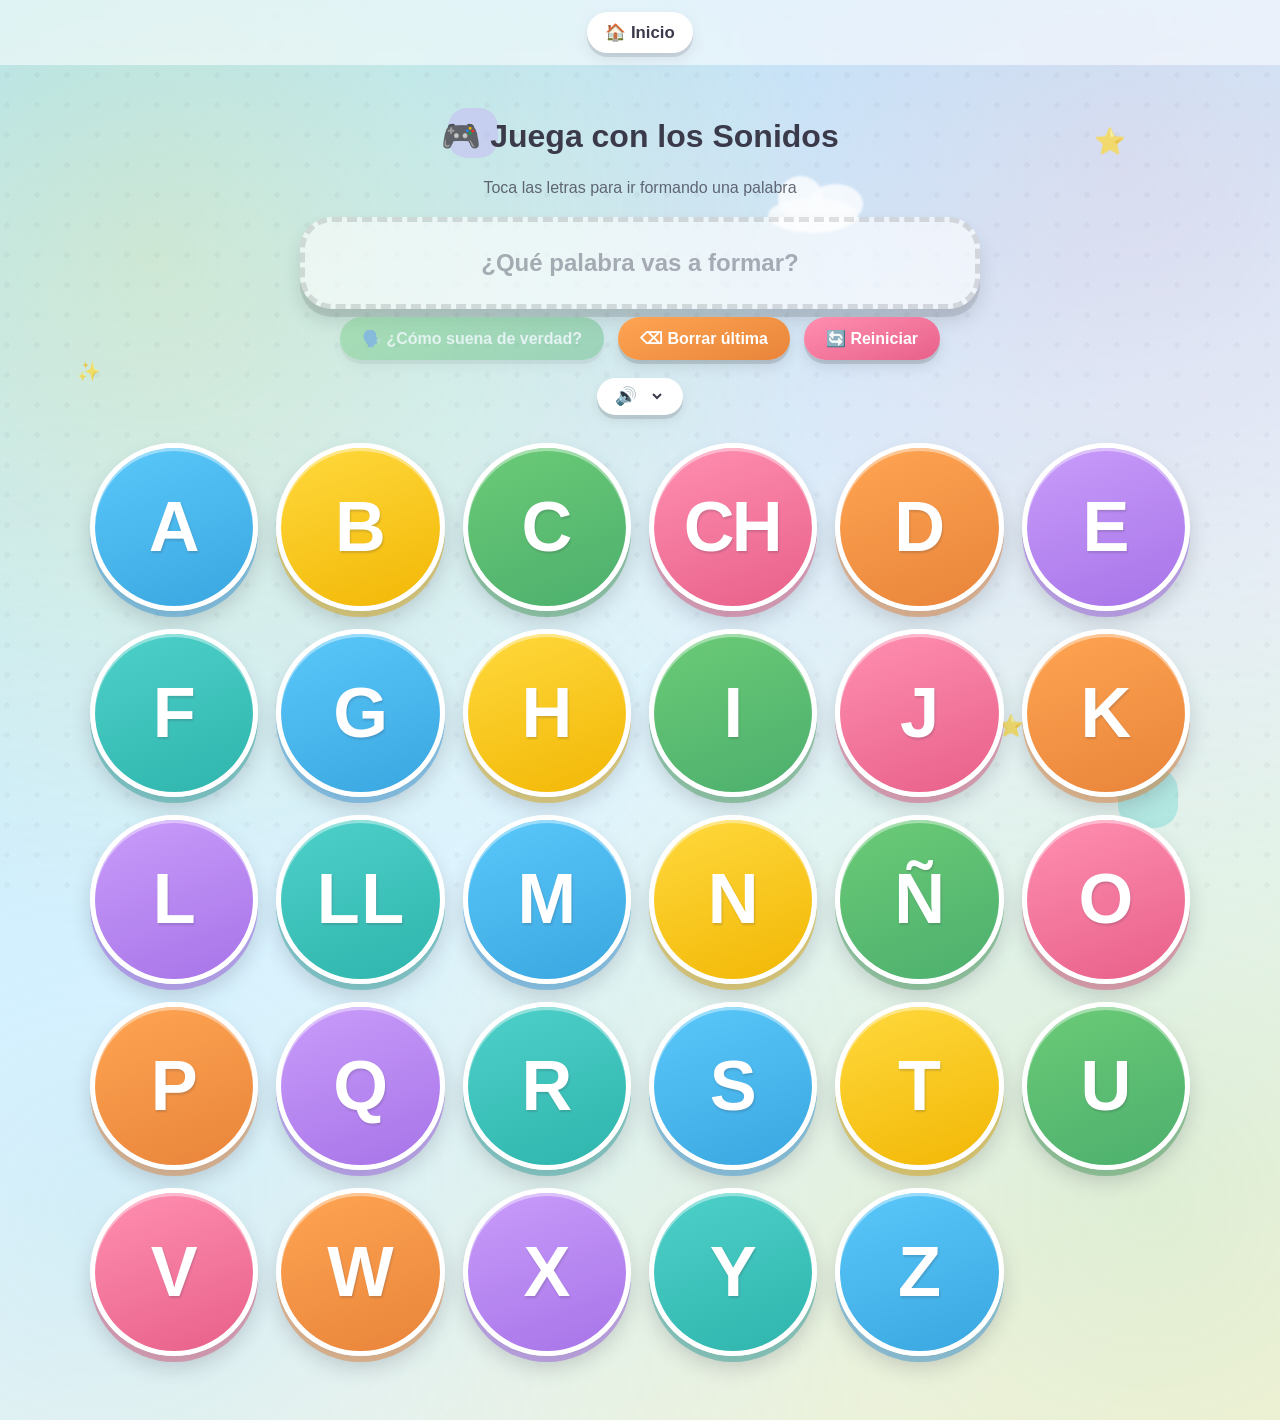
<file: juega-con-sonidos.html>
<!DOCTYPE html>
<html lang="es-CL">
<head>
<meta charset="UTF-8">
<meta name="viewport" content="width=device-width, initial-scale=1.0, maximum-scale=1.0, user-scalable=no">
<meta name="color-scheme" content="light only">
<meta name="theme-color" content="#AEE6FF">
<title>Juega con los Sonidos - Demo</title>
<style>
/* ============================================
   ABECEDARIO INTERACTIVO - ESTILOS
   Educación Parvularia - Diseño infantil
   ============================================ */

/* --- Fuente Century Gothic con alternativas similares --- */
@font-face {
  font-family: 'Century Gothic Fallback';
  src: local('Century Gothic'), local('CenturyGothic');
}

:root {
  color-scheme: light;
  --fuente-principal: 'Century Gothic', 'Century Gothic Fallback', 'Futura', 'Trebuchet MS', 'Verdana', sans-serif;

  /* Paleta infantil */
  --celeste: #5AC8FA;
  --amarillo: #FFD93D;
  --verde: #6BCB77;
  --rosado: #FF8FB1;
  --naranjo: #FFA552;
  --lila: #C89CFA;
  --turquesa: #4DD0C9;

  --fondo-cielo-1: #AEE6FF;
  --fondo-cielo-2: #E8F7FF;

  --texto-oscuro: #3A3A4A;
  --blanco: #FFFFFF;

  /* Tonos "fuertes" para sombras tipo stickers (mismo matiz, más saturado) */
  --celeste-fuerte: #2F93D6;
  --amarillo-fuerte: #E8A800;
  --verde-fuerte: #3E9955;
  --rosado-fuerte: #E8608A;
  --naranjo-fuerte: #E07A2E;
  --lila-fuerte: #9856E0;
  --turquesa-fuerte: #279E97;

  /* Sombra base más cálida que el negro puro */
  --sombra-tinta: 58, 58, 74;
}

* {
  box-sizing: border-box;
}

html, body {
  margin: 0;
  padding: 0;
  width: 100%;
  min-height: 100%;
  overflow-x: hidden;
  font-family: var(--fuente-principal);
  background:
    radial-gradient(circle at 12% 18%, rgba(255, 217, 61, 0.22) 0%, transparent 42%),
    radial-gradient(circle at 88% 12%, rgba(255, 143, 177, 0.20) 0%, transparent 42%),
    radial-gradient(circle at 90% 85%, rgba(107, 203, 119, 0.18) 0%, transparent 48%),
    radial-gradient(circle at 8% 85%, rgba(90, 200, 250, 0.18) 0%, transparent 48%),
    linear-gradient(160deg, var(--fondo-cielo-1) 0%, var(--fondo-cielo-2) 55%, #FFF6E0 100%);
  color: var(--texto-oscuro);
  -webkit-tap-highlight-color: transparent;
  user-select: none;
}

button {
  font-family: var(--fuente-principal);
  cursor: pointer;
  border: none;
  outline: none;
}

/* ============================================
   FONDO DECORATIVO (nubes, estrellas, confeti)
   ============================================ */
.fondo-decorativo {
  position: fixed;
  inset: 0;
  z-index: 0;
  overflow: hidden;
  pointer-events: none;
}

.fondo-decorativo::before {
  content: "";
  position: absolute;
  inset: -10%;
  background-image: radial-gradient(circle, rgba(58, 58, 74, 0.07) 2.5px, transparent 3px);
  background-size: 30px 30px;
  opacity: 0.55;
}

.nube {
  position: absolute;
  background: rgba(255, 255, 255, 0.85);
  border-radius: 50%;
  filter: blur(1px);
  opacity: 0.9;
  animation: flotarNube 26s ease-in-out infinite;
}
.nube::before, .nube::after {
  content: "";
  position: absolute;
  background: rgba(255, 255, 255, 0.85);
  border-radius: 50%;
}
.nube1 { width: 120px; height: 45px; top: 8%; left: -10%; animation-duration: 32s; }
.nube1::before { width: 60px; height: 60px; top: -30px; left: 15px; }
.nube1::after { width: 70px; height: 50px; top: -18px; left: 55px; }

.nube2 { width: 90px; height: 35px; top: 22%; left: 60%; animation-duration: 40s; animation-delay: -8s; }
.nube2::before { width: 45px; height: 45px; top: -22px; left: 10px; }
.nube2::after { width: 55px; height: 40px; top: -14px; left: 40px; }

.nube3 { width: 100px; height: 38px; top: 65%; left: -15%; animation-duration: 36s; animation-delay: -15s; }
.nube3::before { width: 50px; height: 50px; top: -25px; left: 12px; }
.nube3::after { width: 60px; height: 42px; top: -15px; left: 45px; }

@keyframes flotarNube {
  0% { transform: translateX(0); }
  50% { transform: translateX(60vw); }
  100% { transform: translateX(0); }
}

.estrella {
  position: absolute;
  font-size: 1.6rem;
  opacity: 0.7;
  animation: parpadear 3.2s ease-in-out infinite;
}
.estrella1 { top: 14%; right: 12%; animation-delay: 0s; }
.estrella2 { top: 40%; left: 6%; animation-delay: 1s; font-size: 1.2rem; }
.estrella3 { bottom: 18%; right: 20%; animation-delay: 2s; font-size: 1.3rem; }

@keyframes parpadear {
  0%, 100% { opacity: 0.3; transform: scale(0.9) rotate(0deg); }
  50% { opacity: 0.9; transform: scale(1.15) rotate(15deg); }
}

.forma {
  position: absolute;
  border-radius: 38%;
  opacity: 0.32;
  animation: girarSuave 22s linear infinite;
}
.forma1 { width: 70px; height: 70px; background: var(--rosado); top: 75%; left: 10%; }
.forma2 { width: 50px; height: 50px; background: var(--lila); top: 12%; left: 35%; animation-duration: 18s; }
.forma3 { width: 60px; height: 60px; background: var(--turquesa); bottom: 8%; right: 8%; animation-duration: 26s; }

@keyframes girarSuave {
  0% { transform: rotate(0deg); }
  100% { transform: rotate(360deg); }
}

/* ============================================
   BARRA SUPERIOR
   ============================================ */
.barra-superior {
  position: fixed;
  top: 0;
  left: 0;
  right: 0;
  z-index: 100;
  display: flex;
  justify-content: center;
  gap: 12px;
  padding: 12px;
  flex-wrap: wrap;
  background: rgba(255, 255, 255, 0.55);
  backdrop-filter: blur(6px);
}

.btn-superior {
  background: var(--blanco);
  color: var(--texto-oscuro);
  font-weight: bold;
  font-size: clamp(0.85rem, 2vw, 1.05rem);
  padding: 10px 18px;
  border-radius: 50px;
  box-shadow: 0 4px 0 rgba(var(--sombra-tinta),0.14), 0 6px 14px rgba(var(--sombra-tinta),0.10);
  transition: transform 0.15s ease, box-shadow 0.15s ease;
}

.btn-superior:hover {
  transform: translateY(-2px) scale(1.04);
}

.btn-superior:active {
  transform: translateY(2px) scale(0.97);
  box-shadow: 0 2px 0 rgba(var(--sombra-tinta),0.14), 0 3px 8px rgba(var(--sombra-tinta),0.10);
}

/* ============================================
   PANTALLAS GENERALES
   ============================================ */
.pantalla {
  position: relative;
  z-index: 1;
  min-height: 100vh;
  width: 100%;
  display: flex;
  align-items: center;
  justify-content: center;
  padding: 24px;
  animation: apareceSuave 0.6s ease;
}

.pantalla[hidden] {
  display: none;
}

@keyframes apareceSuave {
  from { opacity: 0; transform: translateY(18px) scale(0.98); }
  to { opacity: 1; transform: translateY(0) scale(1); }
}

/* ============================================
   PANTALLA 1: BIENVENIDA
   ============================================ */
.contenido-bienvenida {
  text-align: center;
  max-width: 700px;
}

.titulo-bienvenida {
  display: flex;
  justify-content: center;
  gap: 18px;
  margin: 0 0 10px 0;
  font-size: clamp(2.5rem, 9vw, 4.5rem);
}

.letra-flotante {
  display: inline-block;
  animation: rebotarLetra 2.4s ease-in-out infinite;
  text-shadow: 3px 3px 0 rgba(0,0,0,0.08);
}
.letra-flotante.l1 { color: var(--rosado); animation-delay: 0s; }
.letra-flotante.l2 { color: var(--amarillo); animation-delay: 0.25s; }
.letra-flotante.l3 { color: var(--celeste); animation-delay: 0.5s; }

@keyframes rebotarLetra {
  0%, 100% { transform: translateY(0) rotate(-3deg); }
  50% { transform: translateY(-16px) rotate(3deg); }
}

.pregunta-bienvenida {
  font-size: clamp(1.2rem, 4vw, 1.9rem);
  font-weight: bold;
  color: var(--texto-oscuro);
  margin: 10px 0 34px 0;
}

.botones-formato {
  display: flex;
  gap: 24px;
  justify-content: center;
  flex-wrap: wrap;
}

.btn-formato {
  display: flex;
  flex-direction: column;
  align-items: center;
  gap: 6px;
  width: min(220px, 100%);
  padding: 28px 20px;
  border-radius: 36px;
  font-size: 1.3rem;
  font-weight: bold;
  color: var(--blanco);
  box-shadow: inset 0 2px 0 rgba(255,255,255,0.35), 0 8px 0 rgba(var(--sombra-tinta),0.22), 0 14px 26px rgba(var(--sombra-tinta),0.18);
  transition: transform 0.18s ease, box-shadow 0.18s ease;
}

.emoji-boton {
  font-size: 2.4rem;
}

.ejemplo-formato {
  font-size: 1rem;
  font-weight: normal;
  opacity: 0.9;
}

.btn-mayusculas {
  background: linear-gradient(160deg, var(--verde), #4CAF6D);
  box-shadow: inset 0 2px 0 rgba(255,255,255,0.35), 0 8px 0 rgba(62,153,85,0.4), 0 14px 26px rgba(var(--sombra-tinta),0.18);
}

.btn-minusculas {
  background: linear-gradient(160deg, var(--celeste), #3AA6E0);
  box-shadow: inset 0 2px 0 rgba(255,255,255,0.35), 0 8px 0 rgba(47,147,214,0.4), 0 14px 26px rgba(var(--sombra-tinta),0.18);
}

.btn-formato:hover {
  transform: translateY(-6px) scale(1.05);
  box-shadow: inset 0 2px 0 rgba(255,255,255,0.4), 0 10px 0 rgba(var(--sombra-tinta),0.26), 0 18px 30px rgba(var(--sombra-tinta),0.2);
}

.btn-formato:active,
.btn-formato.tocando {
  transform: translateY(4px) scale(0.96);
  box-shadow: inset 0 2px 0 rgba(255,255,255,0.3), 0 3px 0 rgba(var(--sombra-tinta),0.26), 0 8px 16px rgba(var(--sombra-tinta),0.18);
}

/* ============================================
   PANTALLA 2: ABECEDARIO
   ============================================ */
.pantalla-abecedario {
  flex-direction: column;
  padding-top: 100px;
  align-items: stretch;
}

.titulo-abecedario {
  text-align: center;
  font-size: clamp(1.3rem, 4vw, 2rem);
  color: var(--texto-oscuro);
  margin: 0 0 20px 0;
}

.grid-abecedario {
  display: grid;
  grid-template-columns: repeat(6, 1fr);
  gap: 18px;
  width: 100%;
  max-width: 1100px;
  margin: 0 auto;
  padding-bottom: 40px;
}

/* --- Burbuja de letra --- */
.burbuja-letra {
  position: relative;
  aspect-ratio: 1 / 1;
  width: 100%;
  border-radius: 50%;
  display: flex;
  align-items: center;
  justify-content: center;
  font-size: clamp(2.4rem, 7vw, 4.4rem);
  font-weight: bold;
  color: var(--blanco);
  border: 5px solid var(--blanco);
  box-shadow: inset 0 3px 0 rgba(255,255,255,0.4), 0 6px 0 rgba(var(--sombra-tinta),0.18), 0 12px 20px rgba(var(--sombra-tinta),0.2);
  animation: rebotarBurbuja 3.6s ease-in-out infinite;
  transition: transform 0.18s ease, box-shadow 0.18s ease, filter 0.18s ease;
  text-shadow: 1px 2px 2px rgba(var(--sombra-tinta),0.2);
  line-height: 1;
  padding: 0 6%;
}

/* Letras dobles: CH necesita compactarse un poco (letras más anchas),
   LL no necesita compresión (son letras angostas; comprimirlas las pega).
   El margen opuesto al letter-spacing evita que el texto se corra del centro. */
.texto-burbuja {
  display: inline-block;
}
.burbuja-letra.par-ch .texto-burbuja {
  letter-spacing: -0.04em;
  margin-right: 0.04em;
}
.burbuja-letra.par-ll .texto-burbuja {
  letter-spacing: 0.02em;
  margin-right: -0.02em;
}

@keyframes rebotarBurbuja {
  0%, 100% { transform: translateY(0); }
  50% { transform: translateY(-6px); }
}

.burbuja-letra:hover {
  transform: scale(1.1);
  filter: brightness(1.08);
  box-shadow: inset 0 3px 0 rgba(255,255,255,0.45), 0 8px 0 rgba(var(--sombra-tinta),0.2), 0 16px 26px rgba(var(--sombra-tinta),0.24);
}

.burbuja-letra:active,
.burbuja-letra.tocando {
  transform: scale(0.94);
}

/* Estado mientras suena el audio: brillo + pulso + agrandado */
.burbuja-letra.hablando {
  animation: pulsoHabla 0.6s ease-in-out infinite;
  filter: brightness(1.25) saturate(1.3);
  box-shadow: 0 0 0 6px rgba(255,255,255,0.6), 0 10px 24px rgba(var(--sombra-tinta),0.3);
  z-index: 2;
}

@keyframes pulsoHabla {
  0%, 100% { transform: scale(1.12); }
  50% { transform: scale(1.22); }
}

/* Colores variados para las burbujas (se asignan por índice vía nth-child) */
.burbuja-letra:nth-child(7n+1) { background: linear-gradient(160deg, var(--celeste), #3AA6E0); box-shadow: inset 0 3px 0 rgba(255,255,255,0.4), 0 6px 0 rgba(47,147,214,0.45), 0 12px 20px rgba(var(--sombra-tinta),0.2); }
.burbuja-letra:nth-child(7n+2) { background: linear-gradient(160deg, var(--amarillo), #F2B705); box-shadow: inset 0 3px 0 rgba(255,255,255,0.4), 0 6px 0 rgba(217,163,0,0.45), 0 12px 20px rgba(var(--sombra-tinta),0.2); }
.burbuja-letra:nth-child(7n+3) { background: linear-gradient(160deg, var(--verde), #4CAF6D); box-shadow: inset 0 3px 0 rgba(255,255,255,0.4), 0 6px 0 rgba(62,153,85,0.45), 0 12px 20px rgba(var(--sombra-tinta),0.2); }
.burbuja-letra:nth-child(7n+4) { background: linear-gradient(160deg, var(--rosado), #E8608A); box-shadow: inset 0 3px 0 rgba(255,255,255,0.4), 0 6px 0 rgba(216,76,116,0.45), 0 12px 20px rgba(var(--sombra-tinta),0.2); }
.burbuja-letra:nth-child(7n+5) { background: linear-gradient(160deg, var(--naranjo), #E8843A); box-shadow: inset 0 3px 0 rgba(255,255,255,0.4), 0 6px 0 rgba(224,122,46,0.45), 0 12px 20px rgba(var(--sombra-tinta),0.2); }
.burbuja-letra:nth-child(7n+6) { background: linear-gradient(160deg, var(--lila), #A874E8); box-shadow: inset 0 3px 0 rgba(255,255,255,0.4), 0 6px 0 rgba(152,86,224,0.45), 0 12px 20px rgba(var(--sombra-tinta),0.2); }
.burbuja-letra:nth-child(7n+7) { background: linear-gradient(160deg, var(--turquesa), #2FB5AD); box-shadow: inset 0 3px 0 rgba(255,255,255,0.4), 0 6px 0 rgba(39,158,151,0.45), 0 12px 20px rgba(var(--sombra-tinta),0.2); }

/* Desfase de la animación de rebote para que no todas boten igual */
.burbuja-letra:nth-child(2n) { animation-delay: 0.4s; }
.burbuja-letra:nth-child(3n) { animation-delay: 0.8s; }
.burbuja-letra:nth-child(5n) { animation-delay: 1.2s; }

/* ============================================
   RESPONSIVE
   Columnas de la grilla del abecedario controladas
   por cantidad fija (sin auto-fit/minmax):
   - PC (> 900px): 6 columnas
   - Tablets (601px - 900px): 5 columnas
   - Celulares (361px - 600px): 4 columnas
   - Celulares muy pequeños (<= 360px): 3 columnas
   ============================================ */

/* Tablets: 600px - 900px -> 5 columnas */
@media (max-width: 900px) {
  .pantalla {
    padding: 20px;
  }
  .grid-abecedario {
    grid-template-columns: repeat(5, 1fr);
    gap: 14px;
  }
}

/* Celulares: hasta 600px -> 4 columnas */
@media (max-width: 600px) {
  .pantalla {
    padding: 16px;
  }
  .grid-abecedario {
    grid-template-columns: repeat(4, 1fr);
    gap: 12px;
  }
  .botones-formato {
    flex-direction: column;
    align-items: center;
  }
  .btn-formato {
    width: min(240px, 100%);
    padding: 22px 16px;
  }
  .barra-superior {
    padding: 8px;
    gap: 8px;
  }
  .pantalla-abecedario {
    padding-top: 96px;
  }
}

/* Celulares muy pequeños: hasta 360px -> 3 columnas */
@media (max-width: 360px) {
  .pantalla {
    padding: 12px;
  }
  .grid-abecedario {
    grid-template-columns: repeat(3, 1fr);
    gap: 10px;
  }
  .burbuja-letra {
    border-width: 3px;
    font-size: clamp(1.9rem, 8.5vw, 2.6rem);
  }
  .burbuja-letra.par-ch .texto-burbuja {
    letter-spacing: -0.04em;
    margin-right: 0.04em;
  }
  .burbuja-letra.par-ll .texto-burbuja {
    letter-spacing: 0.02em;
    margin-right: -0.02em;
  }
  .btn-formato {
    width: min(210px, 100%);
    padding: 18px 14px;
  }
  .pantalla-abecedario {
    padding-top: 88px;
  }
}

/* Orientación horizontal con poca altura (celulares acostados) */
@media (orientation: landscape) and (max-height: 500px) {
  .pantalla {
    padding: 14px;
    min-height: auto;
  }
  .pantalla-abecedario {
    padding-top: 70px;
  }
  .titulo-abecedario {
    margin-bottom: 12px;
  }
  .grid-abecedario {
    gap: 10px;
  }
  .titulo-bienvenida {
    font-size: clamp(2rem, 7vw, 3rem);
    margin-bottom: 6px;
  }
  .pregunta-bienvenida {
    margin-bottom: 18px;
  }
  .btn-formato {
    padding: 16px 18px;
  }
}


.pantalla-juego { flex-direction: column; align-items: stretch; padding-top: 90px; }
.zona-palabra { text-align: center; margin-bottom: 28px; }

/* Cuadro de la palabra: mismo lenguaje visual que los botones y burbujas del sitio
   (fondo blanco cálido, borde de color, sombra "de goma") pero como texto continuo. */
#palabraFormada {
  display: inline-flex;
  align-items: center;
  justify-content: center;
  min-height: 92px;
  width: 100%;
  max-width: 680px;
  margin: 0 auto;
  padding: 18px 28px;
  border-radius: 32px;
  background: linear-gradient(160deg, #FFFFFF, #EFF9FF);
  border: 5px solid var(--celeste);
  box-shadow: 0 8px 0 rgba(0,0,0,0.1), 0 12px 20px rgba(0,0,0,0.12);
  font-weight: bold;
  color: var(--texto-oscuro);
  letter-spacing: 0.1em;
  font-size: 2.6rem;
  white-space: nowrap;
  overflow: hidden;
  transition: font-size 0.15s ease, border-color 0.2s ease;
}
#palabraFormada.vacia {
  font-size: clamp(1.1rem, 3.2vw, 1.5rem) !important;
  font-weight: bold;
  color: rgba(58, 58, 74, 0.4); /* texto traslúcido, sin desvanecer el borde/fondo */
  letter-spacing: normal;
  border-color: rgba(0,0,0,0.12);
  background: rgba(255,255,255,0.6);
  border-style: dashed;
}

.botones-juego { display: flex; gap: 14px; justify-content: center; flex-wrap: wrap; margin-top: 8px; }
.btn-juego {
  padding: 12px 22px; border-radius: 50px; font-weight: bold; font-size: 1rem;
  color: var(--blanco); box-shadow: 0 4px 0 rgba(0,0,0,0.12), 0 6px 14px rgba(0,0,0,0.1);
  transition: opacity 0.15s ease, transform 0.15s ease;
}
.btn-juego:hover { transform: translateY(-2px); }
.btn-juego:disabled { opacity: 0.4; cursor: default; transform: none; }
.btn-voz-real { background: linear-gradient(160deg, var(--verde), #4CAF6D); }
.btn-borrar { background: linear-gradient(160deg, var(--naranjo), #E8843A); }
.btn-reiniciar { background: linear-gradient(160deg, var(--rosado), #E8608A); }

.fila-selector-voz { display: flex; justify-content: center; margin-top: 18px; }
.pildora-selector {
  display: flex; align-items: center; gap: 8px; background: var(--blanco);
  border-radius: 50px; padding: 8px 18px;
  box-shadow: 0 4px 0 rgba(0,0,0,0.1), 0 6px 12px rgba(0,0,0,0.08);
}
.pildora-selector .icono-voz { font-size: 1.1rem; }
#selectorVoz {
  border: none; background: transparent; font-family: var(--fuente-principal);
  font-weight: bold; font-size: 0.85rem; color: var(--texto-oscuro);
  max-width: 240px; cursor: pointer;
}
#selectorVoz:focus { outline: none; }

.titulo-juego { text-align: center; font-size: clamp(1.3rem, 4vw, 2rem); margin-bottom: 8px; }
.subtitulo-juego { text-align: center; font-size: 1rem; opacity: 0.75; margin-bottom: 20px; }

/* Cuadro de diálogo para elegir entre los dos sonidos de C, G o R */
.overlay-opciones {
  position: fixed; inset: 0; z-index: 200;
  background: rgba(58, 58, 74, 0.55);
  align-items: center; justify-content: center;
  padding: 20px;
  display: none; /* JS lo cambia a 'flex' solo cuando corresponde mostrarlo */
}
.tarjeta-opciones {
  background: var(--blanco);
  border-radius: 32px;
  padding: 32px 28px;
  max-width: 420px;
  width: 100%;
  text-align: center;
  box-shadow: 0 14px 0 rgba(0,0,0,0.15), 0 20px 30px rgba(0,0,0,0.25);
  animation: apareceDialogo 0.25s ease;
}
@keyframes apareceDialogo {
  from { transform: scale(0.85); opacity: 0; }
  to { transform: scale(1); opacity: 1; }
}
.titulo-opciones {
  font-weight: bold;
  font-size: 1.15rem;
  color: var(--texto-oscuro);
  margin-bottom: 22px;
}
.fila-opciones {
  display: flex;
  justify-content: center;
  gap: 32px;
}
.contenedor-opcion {
  display: flex;
  flex-direction: column;
  align-items: center;
  gap: 8px;
}
.burbuja-opcion {
  width: 84px;
  height: 84px;
  font-size: 2.1rem;
  animation: none;
}
.caption-opcion {
  font-size: 0.85rem;
  font-weight: bold;
  color: var(--texto-oscuro);
  opacity: 0.6;
}
/* Colores fijos para distinguir ambas opciones (si no, ambas heredarían el mismo color) */
.fila-opciones .contenedor-opcion:nth-child(1) .burbuja-opcion {
  background: linear-gradient(160deg, var(--celeste), #3AA6E0);
}
.fila-opciones .contenedor-opcion:nth-child(2) .burbuja-opcion {
  background: linear-gradient(160deg, var(--rosado), #E8608A);
}

.barra-superior-juego {
  position: fixed; top: 0; left: 0; right: 0; z-index: 100;
  display: flex; justify-content: center; padding: 12px;
  background: rgba(255, 255, 255, 0.55); backdrop-filter: blur(6px);
}
</style>
</head>
<body>

  <div class="fondo-decorativo" aria-hidden="true">
    <div class="nube nube1"></div><div class="nube nube2"></div><div class="nube nube3"></div>
    <div class="estrella estrella1">⭐</div><div class="estrella estrella2">✨</div><div class="estrella estrella3">⭐</div>
    <div class="forma forma1"></div><div class="forma forma2"></div><div class="forma forma3"></div>
  </div>

  <main class="pantalla pantalla-juego">
    <header class="barra-superior-juego">
      <a href="index.html" class="btn-superior" style="text-decoration:none; display:inline-block;">🏠 Inicio</a>
    </header>
    <h2 class="titulo-juego">🎮 Juega con los Sonidos</h2>
    <p class="subtitulo-juego">Toca las letras para ir formando una palabra</p>

    <div class="zona-palabra" id="zonaPalabra">
      <div id="palabraFormada"></div>
      <div class="botones-juego">
        <button id="btnVozReal" class="btn-juego btn-voz-real" type="button">🗣️ ¿Cómo suena de verdad?</button>
        <button id="btnBorrar" class="btn-juego btn-borrar" type="button">⌫ Borrar última</button>
        <button id="btnReiniciar" class="btn-juego btn-reiniciar" type="button">🔄 Reiniciar</button>
      </div>
      <div class="fila-selector-voz">
        <div class="pildora-selector">
          <span class="icono-voz">🔊</span>
          <select id="selectorVoz"></select>
        </div>
      </div>
    </div>

    <div id="gridLetras" class="grid-abecedario"></div>
  </main>

  <div id="overlayOpciones" class="overlay-opciones" hidden>
    <div class="tarjeta-opciones">
      <p id="opcionesTitulo" class="titulo-opciones"></p>
      <div id="opcionesBurbujas" class="fila-opciones"></div>
    </div>
  </div>

  <script>
const FONEMAS_B64 = {"a": "SUQzBAAAAAAAI1RTU0UAAAAPAAADTGF2ZjYwLjE2LjEwMAAAAAAAAAAAAAAA//uQwAAAAAAAAAAAAAAAAAAAAAAASW5mbwAAAA8AAAANAAAW2gAkJCQkJCQkNjY2NjY2NjZJSUlJSUlJSVtbW1tbW1ttbW1tbW1tbX9/f39/f39/kpKSkpKSkqSkpKSkpKSktra2tra2trbJycnJycnJ29vb29vb29vt7e3t7e3t7f////////[base64]//uQxAAACHRNOHTBgBS3xKWDO1AAAARctve+HBIJigrgQAIBwmVOyWZ+BgYt3frohUOBgYuAYGD4Pg/5cEBoPh/4nB8H3/B/1Bj/4Ph/[base64]///qqetpbLZaLRY8iguf//zvLv+fDVhDD54bxL////////jcjdG////jcG6KCG4KDG8N1YAAAAAF5ADlxzC2MiMQ4MAQqZWJAIeMiZis//uSxA0BFiDXQ329AAM9LCj1vQp45EJUbxRGqlRpRCYwzpDhw0j4OCQ42CS4VFggwbpMOio6kqk0BQJMTBogzQIFGQEBODPA2szwMMnJjNXX5jL6R9EeoEjdDH5IAASUkmMEGTsZUn2su6xyvLrP559w3Dcjotxic3H43HJietappuXzeNjKauas2aaYwkD2SeRT2M5x/7BQHP/1JHEQXAraXgb////rdzEcGqAAAAAC3V1IPACjMlGUdxRoL1lsAsllBsZIqGIn5jCucGMnmsQNJRoTZyBQUuim8FSEwsHMWQQwvWOW2LksGAoIv8ARpqlBCVM4ZPayMhANuqAylWpaN2cVYzd6hoK8zClnqUoVkwFHQFDxJIBi5aZSppgMAr0bsxx9JRlauXYdgSXTrtsngyda3J5F1+k/FLITPyhzqk+vKM3K7ssfbFArtMQgeIP7C7uu97zuufv/9GMzhzPIr+/q/L30jpqIUMGm5GQCcUMOo4o7/9n/+pUAAAFR3QaCDNBmMnhIaCJlQliwUC5SKNsh1MAt4yeVBgUmY68YNP/7ksQTAZkFZ0JuaPHLK6woac0d+CxgwnmDAUYXAgIBJg0GGCgSY6JxcwwA83pZHMxa1hxcw0Atl5giwKNkoI1RY/LoKnzbv1qrTWtaUahTxgEKvVh5WPrhcWhAtcFA4QYIQNkWPoIggq3ZLRWJ7JHJsMqz0QNBbLbCu78ciMcg15bzLAsBe176VyJD7ZWcSCQX7NM4J4SgPKgCBYkNmqzf89tl///S9Vq9WRkMZT/o5xYiQHUyjMAAAMXmpgZlMxWKBCDDNInBQCMEIQ2yF16mWRiCQyOBY/UPwMmCEVgIiA4GmHWJgmATHEfpgGSciUNd4OeQ2OgAUrWuIYAEDIeHniDocLLzVlFY2YtTpV53WyExpkdqnTrAAZkiRIOLsoMSJIhqojGB2ZSsaAQWgVAGMj3ylqUkVpZ+abJC8YcfkWBxAFSBIH4F2LgHCSPikHgPBsLigLyI8GTCpmrb/r0To36vt12sdQwqTntc7rc1RuNxxC1H///yZQMhAQIIPQcrgAAADxMkAzDqHMGjJgYYDg4yiWNxFGWmtF5iIga5xGj/+5LEEAGYBNNGzemNwvqaKK3NMbio5nAWBCo0VKoECoUgBGKCURlEBpERMPJgoGXF6lLBIEBSJpQAIBkiY8T8yRA2sMiArDrweaq/jB0lGWF01JP03RnSLAwBhsmEGIJhChrAGHAYXGkEMDP3Hd4/q+P2UpVvYnTlRwGgkwkQ7ENB07KxWLReJANUNKWAgFsnF39Umgsp8XsdtiynxUFTIc4kCg8GQBPf//[base64]/W59O6uTAaw01n///2tIq3Oi5Opb2AAANjEQCGUKFASY5joKJIABprYLBcPGeRAY/BwiTx3qamJyiYOYQCJZjoGGAR//uSxBcBm0nfQK5pUdrhq2jNtJeIakQQioxuKDJ4BB3kRaQEwQkGSaGODgoeaQWYoYcAiYA8cJeb9gbo8ag8nORBFYnMzbuXwixjy6vUSy9i0AUNLAYMAGVHA4IcACSoDEEDHimCA48SgzFjUbnYU/FaOvqu/EmjF61ZadLoGbq/t5s7Tp+CJflLX+sQqHH2fmhc0nAeBoEKIAbDQV2SW2tq32b///b5n/9T0e9n////////[base64]/r9+SbJRG/5zGIgfFTCYkAX////U5oBAU7UeFj1dSAAGnLAJXMLgww+OzPLwMbgsxusTKSAHkaZqJpjdGmA3IZQJhj6KmMf/7ksQUA5mFWTxOaPHDKr2nhbeXWSeYoFQGT5gEhDIHGQcY3AxjEanrhpvGqYGTTtqYcQAhgONoTzWDTFmxHsA0Y3vMDUUE6mTSVa5ZGm6FUGWhYCShmgp9QEFB4YAQgRkS1MWWVOCBbUi/jS39Ggb8LV3JJu/c7L8c/j0MySHH6Uxkja8nZbKYZv7i7tS6RN5FqIsHiOAQJgiMNOZW3onn5Uzb+f/rev/+iKcULlWJODv////o/[base64]/CkcVaXtnT7m5yQ9S/2m/3kZVv/kb6uJAllQv/pbc0v////////////HQocCTKlQ6iLPQUjQnsSWzEVU1gLLxCANEZSbMDG4oj/+5LEDwPZFSM8DemxwwyfpsG9JnBrgaacMG4qJlhaQlBEBmeERlBYYmdHYiHH0mPkGfMhUwZMMYIuatEa4Yd1iZjQCZZqhQJSmx4nBUCVgapltH0htqDbLH2hmDRaGQ6RMSBQwYWFhcYAgZk7RlRvrGYw+kvgCJaq27H2dx2s3FymWwpEwkAEIOUTrJWfU9NUljbs+lj/MdgZ2Eg4gOwS4wJCJIuj2Wmhoug9Cs0M2MS8x6/bc9+syKrYzwNLJKp7HBfBwlUcFMmq9gWDwEImeC5coygwATkafTmJqBgB4YjRGogJjTilYaEIGdlxiasbEPmY0xs6sZ4Nl1TEkklzICYfXEmQl6PYzKMTQIzPpD/XS2AgJExlIlcSey9V4Nu0UtczIaCjVYEKRkwYsOakWW9S8LLGAAozqxp6p8Uz+xSL0q+KkpiNdm9mANZypoyKLIVlqYw1aXdDcuqMzaTK2SNuvOUFFQsKigNSEasahnlsvX/9baJrDJFbNQagVPzsAkoAAIUZMCZhfBNFHhgBEk0RgoNAAQBgkEggAMZnhuDj//uSxA+DlWUvPE3k85KBJOfNvCW60qBwIWAuJiQOGCAQcGCgZlAoUIhkaCEEg0KgwVYFOgIVN6YBZCSaK4KaBiRhVo4kgpqsJWtmL+JIXGsyJX6XaaSlplCDLhQ2nQSqEgqdDFVWr3e55Irq321J3Yk1i1XypqzwUtd/ZLF2cx61ELtzOnqQPJafvM3Kkg9WNIKcvv/TX/6/VFHzKjjxb8iBCAQDuGfUKmFBAICXkbUxUDQAiEPbgZAFkIQCkNTU6QDpDyiyLND+hCEScDNBRqFkWYdBaGoxdBJDhZpzJK0kWg3BQ1PYQhQlqlhuBoedeMXk0gTwguWAg5ylqE9DAOGmI3KbbaVXpRxwpDJOdQssYlJsnCposNBuyx4UmVCx4jLLChKWFiZC1GeRjn////9oI9uN5k/Ssel73+2Tvx99NQAABcBQJgWRm2gyXtMECwaBxUAiG6525CoBMWgIyYCwoAQgIlsSzIKCJjGhAhIkfoZEGBnyzyKINBUClyqYEPSUEgEzICdsvmlUXuQDIzJRF4VbINbVdLfsSYmMAlUEoP/7ksQwA5URJTpuZO/ClRmmCd3kKFLlppsuUYMEIJEMAVc7E17smnYCj9XJ/ZrtfDGns9u5zI1GpQH4TiEeG5IKASAsynFy5hUaOUc08j//[base64]//1LbV9zEQAAAAcJKAzMlvNShdhhvmj1LL20T4GXTU2BMCR4l+GEKamUuYYhsTmACawQtiZYcd0KX+XiXRT9dksBC/RQHUoVvRtb5VwBCLwa02B/SoEYutRlS3HoXk3Zna41a3NTrBAEGhTEARRADDpgQZQFHRpgANPFIHr9pZBbvZZf/x29HHlxZzTVe8p7Fm1FqWly+zU5V82v+jd+Bs0h9DtQb/+5LET4GUgM0y7mdDgpUZpYnNZFiBz6ur6w8BQiNPLE7GCggOGYQmeDgIYBlxiCI8jSaB8YIqNtYKMgpdUQiQSFChxhkIwmScV/nEOim0CRpikgQJBATJoDhYgvUqqioCUJe/6TyfEWRKUUU6Q1kqoAcYWhCx6jbJVAkJYOaUkqIQlHISBKjYUL9kSSEDBV3UD6Q7DtD3/w1/w9H3duZXobfy/S0uPK97Oa53874hAT/+/Ld5XqkB4GdYVb/f+lUACUAgANORwH7sycAUdBEBCo0GXYanBcdczogkAsJm2cCSTbAAzpnMgdswAzaLACRRUTTN6JALRQIGq+ZZLHjITbxYdBpOdWhU6E5E1CdDDJlWILK9DmC8CHEGBpBpQlh8EkM/T1AWpdI53iEo/GU5GkoowYx5ljSGMtBjk/TWNXbH2IW/96pWneSGScu1pRhhT4Xbn01J9y5c+9/939OiA7rSNP/9IMAEkGLu0c7DRg0LgUGDh6BEvgRSAuQFipoJyjpkhpng4NJgA0IxqBzEwyUBHpmNIOGLsdNeq4EAi/kV//uSxHEDlMzbJk5jIsKFlqTJzWB4BRSF5QkMa6JUEQjcwucvpJp6ZBQJKsSjThK6Stj6Q7ZAuYGbMxR5QWi4atrchcabJb5R58WnF90LVROjIp2a7jqff18Htf6bh2NamXCoaBjTzxwuIX//+Z/Fg8HIjCpwUFnraz+hAgwCEBHsj9rjHkjEHQwWiaW1DDCYhcU5M439Y4YtWMRkiB4DbipSRw9Cf4hugD4xZeB0UFKWULXC5aS5ZAMDolglJK2F/XDdJmRdaXrFjqUK82OUocAg81FVQvsNBoAkB6i0KEYWI6OPRpftqtGVto3eQfjj+v/8dXbvcuzFul4XER0OguDYWC7Zb//s39Nk85l6znoTuyuz+T/Y7FuTKmMgUcBoRNZxIUGNVGzEMAAwICgAQPNU3CHhs7R7agYzVYW6CBgSoELhjIqOcyqOzThECngw1poyMcMBQOqsh1VAOhmaQx9ASkCzqHoaUCfeDVlL/LUrcL/AEIyTDTYMgFnDLwAChrXAAqwjfNJdxMZiTlF7kNreHN48y/9/qVd12tTd+taquf/7ksSTg5P8tSQuayFSoZdigc1kYOvEX///[base64]////////zKjlNZUcqHZ1cokOKopQYcVUKorldWRVf//VSqSmf7coNDV/6IiWGilJDjkNKLypMQU1FMy4xMDCqqqqqqqqqqqqqqqqqqqqqqqqqqqqqqqqqqqqqqqqqqqqqqqqqqqqqqqqqqqqqqqqqqqqqqqqqqqqqqqqqqqqqqqqqqqqqqqqqqqqqqqqqqqqqqqqqqqqqqqqqqqqqqqqqqqqqqqqqqqr/[base64]", "b": "SUQzBAAAAAAAI1RTU0UAAAAPAAADTGF2ZjYwLjE2LjEwMAAAAAAAAAAAAAAA//uQwAAAAAAAAAAAAAAAAAAAAAAASW5mbwAAAA8AAAAQAAAbwAAeHh4eHh4tLS0tLS08PDw8PDxLS0tLS0taWlpaWlpaaWlpaWlpeHh4eHh4h4eHh4eHlpaWlpaWlqWlpaWlpbS0tLS0tMPDw8PDw9LS0tLS0tLh4eHh4eHw8PDw8PD///////[base64]//uQxAAD1KnM/A8Ee0p+lKHB7Bk5MBMm8yXSbDW6U0MBBKM0uSKzCcBWAQsZh1A5GFKD6YKIHJguAoBUBdCUW8UASIYJSOXL4bd+Nv+/8PxuHKj+TbcHJd5aKeQYAWqRpcER2eq38ZZvuFJhhhzg8jGNsGbBj8bBQ2AxjG4FlBBH5jAsAAL+bgXIHm/XOBEkMZsBjrNgm367v03Pc4l3hfXPREifEiV/+PCc+e83A3zj8N2ib/wB/x8GDCzEmMw4qA2myBzriSaM98G0xigCDHXAfMLgGEwVwRCYHtVV5S8otY/MUbbSGZRHonGrcxflFHuM0b+uko6XsANRzAXgQDWCjsYn8NbLkmVMT53EzDMBHKzUdUZk39J1+vXQRAsCobPvk1+yX/n+ot+vW/8EGknybMoVzV5rNlanra375/2Pl8ReT8L+P1v0m7j87LYW4Re7ufyPe/59sDATDCMTB24+mj1Dy7Z9MSYWAz9BQjChFwMnoaAw0wtQ4E8zgIDNDepzWFjVRAqDVM/LwzFFL4vFO52u65bVTIQyAwwZsYEG//uSxCOD1soJEA9oScKklqHB7Rk5MLGaZBCVypbKPv+g0qURQhxjmDoxTlI7HdUXUmMpjOrBTQpMrSmZjM0zEoiaqrM313WVU/N7eXMypnTN2WaCHgweCGHwUFgwQGNwYLxgQ+AYBAgY8EARoMaOAYECBgeAwIHHGjDDwAbBDgwYODjxzC4EfMO4k86EbFzWur8MhUg01xAkjFwD8MdQYcwkwjDA5CaNWZMKEEzgtBMjjLNBcGu6QNPbSG4zWtWP/Wa4FNwYNMkGCzM1h4LLjFu22wnd/vHW2XdtyEE8UUHlrOZpIN923Z+V3r+bly2CEF08NNeGC+lbBMP/3yYa7n//nv/f6V+/3cDzvaM9JrcVjU6+ldJshqp+qCqfolGO1lkZ2z0DIcCivC1EgRUwoRSzL6mVO/bEA1UrbTDHkpNI4XcAiKGj+CqYQoHpgDBZmCSmfmHRSKzmKdAYQWtRJijRJRK/npPDefeyRj4OCqhC4QBIUQj0A1agcJn8tYc8EBVMzGORA+chQkIrExU7D3cp1IhCGuc7mEDOQe5DkKRxFP/[base64]/MdnF2SKPTkiCI9mnGHwWPpfmoHtdqzbEljvlkqon4SjLfT4vniOu/uE/7+Lef+pTmLb7V757pobgcg+KMPSWy4e7jbY+xEkxB0rDQrpJ4/UWaho+DBuEkDhRmNLvuQxJlFl57ynQo0FDwlhx4qc4vBfkhYJ6NMCaAPzB4Bg80rMo8MRaBFzBfAUMwxsAfMDkB7zDngVowHAAKMBTAOglQaZuaI8Y0UdNgp2rClcX4kzKW752q1L3Gk7L27LRa6vEUCgpckMoDHrVX7HB9NYwbMSN8XNppajJuUdnFX4dUa+G7of/Hcuvy+vN3H4//rpPtf///+5LEPoJZAgEKD+kJyy5AoZnnobmbrGNytb/Kk2m1tdV2cy1VPcDRyyaMlyCjokursaw/4hySkdBvFwe/B0jn0PKWjhFPmGVihosFRRpMHQo2coq4OYuHm7GjUOHJgJsQMGF2H0ZYBb59wD8mI2OCYTJxhhFglGEEFUZqQapg5AiGDMECYGYBBbsWABEgEBoLg3MDzyOscx7I5og4mpTTCrKrZ/vxxIYWI43KtJveXcSDVkVess7A98rCzIt6wumBj+Ylnire4CeTSIMmpiuJmqqpaWjbns6U5u4bT6lrprSuYvte0/[base64]/c1td//uSxDsD2LoBCg9lCcvGwWDB7CG5TSxr9ekRPD1V12sw3NK9TVTzHX/7LbU13EStcNYnZ3lJZ3mpZdJE8TcM9CUReRCRsS1OIAi3MSIYmYG0s0tAlE0rTyI83Qk77h6vQQoWA2zCbJ+MjgU07ufZDIUUJMbRH8yZxWTCRH0MsEI0wCgFDByBPMAsCMwFwWhYJ0wHQGTClANRyXC3ztJ95O2/6TI8dkrGomiEF7g/JtQVRjxTaoYmnmaijogaNbkJHjKPwFIaeC5HJaaXQl82vrQgm9J4vZgx54tEY9fHIwD0NIz9XJBwHGEEcaGXSYPjekuVx0Raf////[base64]//7ksQlgB16BQgV94ALXSgnPzuAAEc4ywCsZgyQBAlCZEYIQ+yjYtFJqNJEWYJmvGhcah2iXvRUZ98OcddrhYrKtz63ddwYcBUQMTQXu//90jf49sZ////////+ba9P6/+SmP+/r9W+fmXOa7x8Y/z4u5dV3XPhWrDpfHmpWueuK5gRfFri1LwJXjX6eDeBqNmJ6xb/UXC++i23JWPqBFW718Z/Vcd++gNMSBLHrVNfXiTQ4dAUABAC3CUCTFhHNVnsisShMweVoGBIYIscbxMwZWTMauMSLDgAQLM9hkMDAeBdQGNQKmGYimA4DmKgcGOQbGDgOEwDu2oAB/tLJtZUrfwSkWREAQ49JUu84HcjGDDhIMCGDLNgAIcNv3QuTt20kw6DLFvrEgVoil0plk5Jr/KP0T0KU+5ZOpf6ZFBUvjDP5FI7/bG/ehSSYFmi/rc1M4jP2JZGP/////3ftWPr9p7+CKj8WOUksf+fy///////7f/v/1b7nYgfX0nf7b5ds//Q/zYjUDjImhoAACbMCigxKgjSsINxF8zEhTbffMf/[base64]/1j+8M8cP/P/7/44fbt4UmT6SWbv4/awp6en1jhUvAAjMAzBcCAQCmNY6aYGAFBx7YNAbLEJAMHFdSsDAsSG9oKCRzoU4C5o4kuPAJh4QBpE7ju3mqZRtG+QrkAwFSFAoTMPBEwQDQqFwMZmhuk/8QdGXdr0EsjTtqnQspwrt+ll8uGSG5Zu+LQPE5IuhajYXupVVicDpoCodG1q3ctNH6I5JqS2kLTfCQ1Xd23SxPdf9zdf//3kmI5MK0PaEsogHsIQimg8BFnB0F9sh9u5MD0AAAtRLQGg6ZoJiYHDaFQEODUoMVQCBBBGaoKFUBU60S4JOl+PDoJhrK2J8mrpHEYL//uSxBiBmQlpOm7l6cMQrSepzT04qyErYOTEYrixBz0GGws6GVVLgYccAhruGCwNiyJvHPpzQVa5jqpHmKCZRQwhzI2MXwiVKulTnFLKmO/J+hi9L13d/C20tPaV8R94trVctOZvFaF5eL4eSvgs7je2bd/mDBtHjtW2Wm7P5zfWGbOc794FFyr/v////0pqA50zrWs2vEtAjxL0Y1Wvmq8clcpYsV+131//+rAAJuhQAGDAiO1gCiAxDIztpoAwoMdNwidSwZgwA8KEZUDLpOW5JBBdkgMGFApokSNz1C5JG1fR209rYy+UUUNMGAZ0YUQytHM5JlFiAGXVnccaw4kenSKGwDiZl1Gq7KVSZteHfOy+rzOurS6lgrDhSPU0Dkb0Au3HF8bgRV6HBTIrp9vZdTVtmk0kj+WFPR/LIrvKyzyf+b+V41zvJ3k3//k/nfSd09l8/79+zzSM/YpztPxeaXr5TKRVeT///9eONHGqAAKUHiAPTM+DTHoHjJPjzIAlDEgdzR01gqDwFCk1rIUDB2xBedHh488YOmMZpAHbAf/7ksQYg5qBaTRO6enDA6xmyew9OIIMEHYoqugmRqgN/YHWY3qUBbodDiEgUGS4ZaI6IYDJ28WesKyQ/nulcjZaIwSUY5foLed5ORXkQjXVIKjVbUdgjhyo9tUzg5Q2dD2xmQ89gwhkKsVBmxHFTL6qaojOiDzXlhPtrE98f1lhVu3M9o7+Er2VmRnYz+Px7/P5nrx68ePpv////5GVma/P5pvP5n8j+XvWdqezx7sUHU1P///6NREK2eCAFcwKhVDABBRMP1OcwYBPzAIA1MSgKoAgYhwIo30GQPpAcggUEeckuYjqdYlzUQC9CVbfrmlMajbIYwt52FU23glOoTEAAhllM+vxBM7C87DI5w4TCulAYDahZFnIXxUztVJ3NfJiLmNdngsrmwMTk4sszxfQkfM55mxiFIx0pOn4qiYifq95CfQJpb/UkCWfNN1cbrhoph22OX/x/hxar6tv///+19fG/9Yd5pqzmrXB3U+ltOE/zRzqJG/VAgAAAAMqYwoA4zAGcwKFQ80yc4nOgx/F8y+EsQhcEDWD7GMwwc4HTMH/+5LEFIKZJXky7uHpwyasZaHsvbiag2SHI+LMxyV4CmXRhhmK5GdLDUzsw5QxiJQJLBC1dCgwfJg0FRWN2FZrCcdq5RMSIVjwSxe0aBIA4RjFKwNWVVBdkxUKqON0xN+WKNDa9q4/D9QhOm8BKMaeSqvw4K0/U8eStVhcn8kKC4vbPoM0HUOsWDuFfdNVy+/+dZzSs9K////Orf/Of//WkLWc4fb19EhQ1fXhNizQ1o7R//+0YA0AAGAQUIxSBMRGDKaWJbBjNgdGDgQiYOYKwMATMBcAwSAECAYh0AUSAMFgCjQJC9xgNgqyGQqAYJTVGjNzki/YfkFG/Edf1LdQBCSzYAGGMMZ5iK2b+VK0imMasWylTYmUN2aqtJeSmYALElQUC0uTW8Yi1l2LIB/KxPzwdaOV2YjEvM5mClH6IcXlzq3MjfZTGCoTFQZELZevpp1vGtemrK11q2pHsk7Wr4l//5sy5rCm15///ArbXzi3//titvilPals4cqSbQAJQaAWMDQhoYEEMKUpMwJEiTEtCtPJpg0KRzVgAMAB4Rqz//uSxBGDmhFfKk9zREL1qyTF3Co5LCTEHSZGFwamI0oM5XNOtNEHMqEC4UBEY0oguyNyedYU7bMYZWFGgShyXpMIBJYZHpUsdh+cjc5jK4zupNwFG4lG4nZCgmDiAIsks9BdHrCgmW/f9msKzoZy/TyiXzGcYhqjo7bhNMbeZop+HoYfVkKgjcnSaa0pp83uM4aoaKhjU/uHaDLHWd6kuTctp9c////z/Hl/9////aff//7/f//2MLN3fKmVm/G8OZXRDo3GT33HKD1HlxhHDFVGsKjmTYZGCxRmPgAgoJhUEjAIBRgAhoE1VX+DAvMCgPJgbMDQFMEwCMEwDMQ3Fpi5TF3bkFNHm600mL7NLLeKRKrgF1lDhNnqv4/v0sR+/qPPlSQA/xUIKFfJigXmKsXhI5FHok/qDLD003AtXbvwU9T+uy4DtLAs5S64leUJcbCtepnIa+1piwIYLQBJWNMS/0OXU1jmOECDaWMbznOZHo/lS2v/Y5ypIVLFJhXKApPcxlxgjR4KBMWkHwyNS9zRtB4ML4QowNwqTAeAmBgABv/7ksQRA5gJVyQvZbHCtyFkAezJOAIABA4B0gAkhqbTlBgD4iAKMDsBYwHgQCqACJA8oKsvvNiiMeprr/trA6mqk4aR6IhxCwD3yEiKN9DN+eu0t6pnjZ3DCx2KFuQuSZ5ZOQIpTQDXiplKZTTS6o/g8dHdVtymQSq1tyWwRuE0cqRpVG5lWP2L8xanWAgUMYQNJOK6ZOfW6GVM9s40yLBxIq/9qXrVvftqZJ1OpNTrJoGkjBeE3MDg881gB0jJ0LcNHBHAxEgajBMCdMGUFkmBDQYNQgFBg09KsmCURMmwzlD+nja/zIVDAGcOlGmy3Kdy26s7TiZxGEE0YQXBDRggM5dF842+c8XTpdOkKXx1RujIBwgwOBwIHADGgWACxh65bzxeODtFtLnOy5LY3xvFotFsRuWSzLRYIuRcio3BvkFHOG4SP/6CH72Mi6eU6Bc9zvZ1mBIODqx4CuGf8WWZAkAAEMAFgdMjofMahAOQndOH1mO1nBNyRPMPBFP2OC4RZBoSFTAyrHBwIRRYMQDEjx6Ow0zGUydm1SP5LvWBVO7/+5LEIIKWESEo7usGAqKhZIHeYBh643z2/5e5WNKNlcLf/HneYcz7F70fh523+bi96XCw5gcW+f2OWO4tjj7D5yY5Vv18o3i5lMg2rCgDQSiXkTSsLYoAciksUy23+z4/mOtYc7z/7/61v/+nv/cv3ohJ6X/aozv///+5cf+9SXuS/6qgCPpmZgJrR0nXSaZIgZ3aSG1SgZxDZjsJAYYgcSu1RJXDolNhLQCQGJDLpyDo820k1HRQ9QTUx11nUet1nxYypqvRHZ1oanuz3dUX/jOzPXSdJOtfy7i3Sl4qUWcDllvo6+cYbisx/WGM7mpp/t6mZM0+HqFRxpClaEhQ5Tegkj+dyzjj2qTe1p72UU2u919b//5/61zDH///+pcw/9Wuy6REs+/4f5fNVQCMAoc1t5TXoiOhGYzlThX6GlAsYeDwOIbW15kwAJQEPAKC0XAUGx4YmAwC2F4Gn07TeWXrF9woj40qJvCyRgEKeiAWlr73j2rNvUHS7hjpJykzlDlAPgXwjNp1iITkUQsZPj3hvCC7U9IJ47IeeUTRcSDQ//uSxDoCE2VDJC48U9J0paRlx5Y4Y6k1LQzixkWQYNVFXqaVX///8kr3/8wn/[base64]/Jak//+lUMAQMSxVM8lUOFyLMOw6CxLmiRLmSQ4mHAcGGoAS1LRYZV67FMQYqY1phGIkBUJR+406DKf7WW90DdmTzDbRWAaRZVgyQh4IrAc/BsdyQIW2JRT1hZooY4trhq0VrLC5WuwFMipVapWVTP5DmqplrcVhK2cdqPmpbeO9kanGK+CQ4nwp+VdlREK3qCoa9f/8zhwYnvFoupt1cioeSu8Ki6zBQaDaefDlVNjIpdzcx5zcxezQYmzE4FRCAyaAOGcMAEmYKs1J02L//7ksRkAxQIzxpO5euCfhmhAdyxOD0zNUoskYYSOUudpnUi5urDMgVuU2i1XGm9PYtEouYgakZl3Xq59v61q1WsGSGYxB0TYDoQj7atIYlCMqmtarTH8+rJikVCCrMYrfLRkZLYD5sjDWDP8RHsRPqBpF+V//lhK6IhEjwEeBUOyWJRgFdxLxKVeJawWUxBAE5vOM81TGrA113NqPDWxMzwEMjCTCBIRCghDS2CJZflAMkarIudx4Ol2MkJEIQeB4bICc80yiVVUbc0hWTSSmw9lZVZUqojc1GVwzYyjJVYqQljqi6RU4dKnC6iaSai6al1dJpB1RUVFRVRUdv/r+qL2cpgoJDkOzlMUKCOR2dtbt/+iOzlMVAYMELCwsLhnpMgsLC4jMuitYqz/FxWsVVMQU1FMy4xMDBVVVVVVVVVVVVVVVVVVVVVVVVVVVVVVVVVVVVVVVVVVVVVVVVVVVVVVVVVVVVVVVVVVVVVVVVVVVVVVVVVVVVVVVVVVVVVVVVVVVVVVVVVVVVVVVVVVVVVVVVVVVVVVVVVVVVVVVVVVVX/[base64]", "c": "SUQzBAAAAAAAI1RTU0UAAAAPAAADTGF2ZjYwLjE2LjEwMAAAAAAAAAAAAAAA//uQwAAAAAAAAAAAAAAAAAAAAAAASW5mbwAAAA8AAAAIAAAOsAA4ODg4ODg4ODg4ODhVVVVVVVVVVVVVVVVxcXFxcXFxcXFxcXFxjo6Ojo6Ojo6Ojo6OqqqqqqqqqqqqqqqqqsfHx8fHx8fHx8fHx+Pj4+Pj4+Pj4+Pj4+P///////////////[base64]//uQxAAAFEVtGBWHgANTsyt3MvAC+vK2trDpjrHZ8YEH3Z3eEHbEXALIFxGSNLAWA6DPAvgHYYaXeN5cGUfYR8HOONbPwnAm49ZlueKazelHjx5Tw2NQMkTO8UeUvuAwKxDFYyaeRMw38e936gVjylHjAyRP83//u8iUpSn//ve973vSlKU/xS9/83vff/pSlKemve977//////+b3vf33ilKUpR+/B8HwfeIAQBAMQfB8///y4P1JsyJAQhE1IoxuySOxFmBHLfIWYcWYPBlqDXTQ9RuV266/B18tIBRkAxYx6GEgxJBFBCx7pgYhNzYB1kKN1nLG58bijJe5m4nEK0jz/Zw5BMIcOBUYdbMcAtvZIcfXT4VKyeznVPIFhcW+ZnQiIr0IY2dlShdWRtaG5cunacb+o2SWPE1/ihf23H19Y7Y4OOPXXvH9N41eneV2umtOZW1041aHG0razvGN5GbMPWfTW5s7Pjf6vduG6KzTivODlumrKNBN6ccJLe1b61LAgelp/////skAAAAAACFDSAYRqDaMwEbi5ZMFRF//uSxAqBl8nRTZ2IAAr4uijBl6JpMVnzNqdQVGZXqDqC4joUiC2LQGpA28Fo4AeKQHLEfEgPYYoHUYkDIeQQkhSI4yLIE4WjY0ROc0ZM8mZlNIUcmCQIkQcpEYR4sZKEWMzBa0KkDM0Mz6BZNzQ6mYHqCzdZ9EwXMEKDV3+mmn/66rWUgt2UalwzTWmg/dq3QZ1U7U80U5cLkvHC+e/[base64]/7/54q55S0uVsLdRdXUXU6Xet981NZq1EaV/POix6FG1rRV7Xw1zx7z8970dcXVRQsb6B+oCQdeF9MzuqgAADgM9Z6XGMo0ZhDhQAoWwL6qQcVmbNpOkkyJc7QnIfRaxKaP/7ksQSg9i160aspH5LALxogZeOqYCislLVUqwk+wxZbksbZLQRCGGPqmY25U7F85BO4zNy5XmpR2V4SJmTSXefp84ebkoMWYL6r+X+5MOzVJHYzIe0srlMbXQEBCTigwPGXEKFpMouIh+14NOKke4+Xlte/7zMvpuXonY2jCrs4kSZ3FJ3PHLp/5lUqjnmnTL8GYe8MQwMCYjzyQSJ9heOjOCMrRWZmGOGzOYUdszQuA6Vad3bdlKwsACBVDljgQNZLttcR7fxn0FM1XyzRCUg/LYaZkRXAWModTAijqLHnnKHcF8aILEfhltw7yjCbF4aMJwgsUR81LT49GptViSMBLCxEbRaGBKgzgkISshxckOQ892/ZvtbhAeXclmdWuzHeQ4jS1wWJlbp4q7FiVABmcKK0jt9/IvS1kc5WskErxRCqOHY/VTJ4fkmZTP6MfpVUitLuhGRhgKQQSnymcY8N0rEKWISi1MGZ/kzw4TinOvlhe5WgAAACGqmMLiT4SFGTdhk4xAwuQJizAjVXr0T6FjCRyYia6fDGwQDMAARPSL/+5LEFgGaIY9BDTzTywqxaCGXouGAAgwoUx48EyKIhwcwdCnlM0HMOUZoIAgJOkihpoxkOXFlNGqlLLCZimyEiIIFrShqDnOhUAgBkAIoswmURaPLK6M5LLixy5RizGvhVRUfMj1Mk5TFgznUuGREnY9mkV7LJ3s0sz///y/C83/D0vSXjGByEMtlSnKnv+vldob9/OUXvWhsmtsT2p6qZhqebjGejdGke0ZppcVvrU+/svmqcZV+/+TAEC6X7IlkNTIJM9025jn2Dzwh9lq7ncSCZU+K718CIFMpayQ5iKhwyvDCDMYlfMNSlnUJSSWK/jD4BIkFqG6VhqnSr5ILlAYYS5wj08qkaJKeR7iPHYSobwrpUhEAvwzGNVHMc0mkTATzLdXpM8Nwz+ULctuMjArlelFhWvMAJMDUPFySD54+aX/5Wr7WHqKj5j3HsJDZQ2bi9fm/1aGuIiuzF2QoTxcdVxPD0VVrA/qg3cjgV/US3GZhTA7osb43zt1GsGBHWAnQKgIOA0g1JkYgUIjy1iIDoIXFQvFg3/L8JFtLSIMy//uSxBKDl/XHOgy9HEMTpSbFp6eJMxAzJUSQKgb/MvhDgl3VcX2HKGqvTRpBIZlSmq36rtNfk8d3FIGuvUpnA+nlbGgq/zSYOW1Bw0OOAI3nIGQe45n66lXZ460kMNKLnqS+DGaVhpUqQQY6Xl1MuwdgVCGR5YTkVSf3387T+wkuLpqlpxhTDDQ4G4sNj///i/0//imqHq1qVmu+l4ZJuGbVUrJZdoePpf+H/g6F6HjBwAxXY2pZeYBFBVYASoOWoXId31a0y9WhFBPomErbJk9VThzjUkjLDwqERZFgy2FapK/qczOYDTTBgF7xwA8ZMRjiVqt0Xd+Jxx5XBp7NmSKReelZQls37/ln0UU5BYS8YCBOMALi4osKiKvm0htIZ1PWmqHU6KMuEk1Ig0OjHgS2Ijz1mGUK6NJex5l0v83f/9yX+f7T6zd27YlyxHHMuOljOXreG5JaifyFIU/yfwJJJQMEn8WFBRQ2b6nfLL/xp/G/xRGEAABcZDRGIBjkGVMsp4xqMZkP0CQsEQGIiF4UZwcQvoMwBUi2wUQdUrjllv/7ksQWgJkZKzEN4yHCuaplyaeriAlIShVyyotFK1nLlReAQCojEHUvGSHLReai0h2mLTdK/MYhqNReWymMKHrDrGYKsLGE/kEwOMDhBCcKhPE1hReJqCzDW4187jAcAvJQu5TPZTce+G4Ohx/WuxmMyRrEJgiQuzZr1dyuNanqvP3//////rf3cf79nmPc+WufX/VNR9qz0tsyywkWShYmDJZiz3UeHwdz1Me/b8K1vAt9AbQO0IUVBggwY2XGANmXJCgBaycSqy3EJRflTRNQYBKxpLmCDGtghAwyAwHW/T4a8kqNAHUdBFRAMNDggGXajV5gTWGYyqM07rUjrPrTSt0XkZ21hV6qsBPMhITDEBJgxhyBhw7zlMyk6VwaSYNOXlueGkinch3Pz7Z1Y1q1kTLC9VrCfsh5ATFAVh8aqkBMc3//kJ3znv1U4iepUta//9kQmQqJddlNoihp9KoKE5bcJoQUpGFuhZEzcXMlEjDAQOCwIIEQeiqRDxfILnBgoEKiIIFjAxJHAEAxiDWYqBmMJRoZEZ8BxCLnAToQC5j/+5LEIQPYeRsiDeVTisCbIsG9ZHgGRCogFlOBs7yAIuWmLxLkIiWu1kwVb2HRLBUrMkZkMgUOrUVSmvrOGhC4D9GMOBXTrcOe41zgAaWDC2aCqtkFo/OlK30vvIw9ctt8YYgyCWqt1TdaJKHZgqYepqMdeRgoix6AqIQQwtEQ/C9IEf/9W7b7MyOkhBRneg8TX3x/I0VoKiZw2id4vgYBM8JMeSMZFN8JLLNGLhIDrT7mEMmeKoiFxmMFpgCSNi+NGHOVbNwDVMgKaAuoUDNJk1ByzKghkmIRbT2R+WkYJRnnGaQBhkAy6ZbRLSSKg+DFNq68WcI/eDTDRGQBCoZyXixZel0UJLQUembSpoqpmdP1Kpc+zOn6oZtyYww5nSmTNozAUZhmKvsoE20ZrQTD1NGrX1t41X/hrrO+JQaPCL/rO/DX/EsAAIqNqQo5V5/Y6RvBmgzQpBXyWHGjFtwb2tgZ2hVHSW4coyiNF3PxPgALGB4bSJR6CREGFCzD4vLo5WUURCIgdBwQE55plpCFgVBUYI0DbD8tNRKVt//4SSHP//uSxC2Dz+ym5meZNIgAADSAAAAE5XTtUlanbv/0RKmmV3Jm5SVNNv//yJU/[base64]", "ch": "SUQzBAAAAAAAI1RTU0UAAAAPAAADTGF2ZjYwLjE2LjEwMAAAAAAAAAAAAAAA//uQwAAAAAAAAAAAAAAAAAAAAAAASW5mbwAAAA8AAAARAAAdYgAcHBwcHCoqKioqKjg4ODg4OEdHR0dHR1VVVVVVVWNjY2NjY3FxcXFxcX9/f39/f46Ojo6OnJycnJycqqqqqqqquLi4uLi4x8fHx8fH1dXV1dXV4+Pj4+Pj8fHx8fHx//////8AAAAATGF2YzYwLjMxAAAAAAAAAAAAAAAAJAVYAAAAAAAAHWJL00V/[base64]//uQxAAAEzy3ElSXgAteMSk3MYADAAHkESMEwTDbagoBMEwTBMVo9ggV6vUavj4YE4oEPNM0zTUc7AchOBNxNx6y5nWo2fdH7/cBgVjI8iR9wGBDEMQxDEMNNRxk4WweghBcGSPmG/v4DxkV6vT6Hoeh6Hq9/QAAAAR//4YAAAAAB4eHh4YAAAAAB4eHh4YAAAAAB4eHh4YAAAAAB4eHh4YAAAAAB4eHh6QAAAAQHtqaWSSMklIAAMCIRiQorwEcgixhCxbdMpucWCoVmnsqpw5aLK7howOmsyNJUkQVjrSl7xpFxqSsNnofoIHYg/ksijTYOcVNRTdYd8qSvTyiG+34lIHcjEHOS5aAS2/ljeHwLRS193lfpT0Hhc6BNaKYkLpnki9acp2cU7/yigs+qdRNgjVmas3opa5cvpKT7eGD8u/kzid7lzOHH8rw/yx3u+a5nK5/8c8NS2mxlleOR6HYvXuax7QdnM8aTtz8MPw5//////RYWKLC7+f/+fefeqbxp93yKo25JIgCAAE446jbTcmAIlOKoAArPowaSwy///uSxA0AGYWjVb2HgBKpK+mQ/A9Yi7nHh6NoagLOdbWXdK4hb1huvWu3GzqtHSv3rdLZu1N6wrFerkPViGKwXQNWLIXwNWcCGDkT41gj23NDbrhDhXF8G27dt6gWicNlGhrVl1dq99ViIex5g43fTyS+/Jn/41/91vXd7OfbKtxlq9oPlyo2tRem8nZZIQdCvwjDkeKRQq9qVrEOCdkZHx7HA/[base64]/9NRUkaFNBAAAAXgqDgNnxHLxPBYwD0CqUJRAgLLDaZlRMNm/7M+tExqYJOJxiponUpP/7ksQYANmJW03GZTkDCDgqUMwbIXWjcOsPjcM4L6bjDSARElAIacI9E3NYFzklxIpjxZVcbO2mECCtr+QyjAmgkKRFtgm2dPYUDw8DhR0NOtwWOpoK7jjr5Q3QPU9qdTb5yF/JLk6Ee7Pw3QSDDmeeHO7m34T8OdqVxo/scFIxpwUFjAfFB49ULueFJTLFLq+WNxn5B+ZpQPKAKdh+/rWoo8oLlxAEd9CiUYXKqBBNZkyO/2NauKqkqDm8VR/Fpa8D5X+hPgYLezizNRMUpm3s0fRFeixZlKmMWh6tIZdIo4xBhbEFzBEyEpfJjqdOJaEzDf5OdR9CarEtMdQvNOmys+G3BaM3CGlcJANOYsXkCgJHD7uvQ+73x195FOyqG22duQSSPTspjHNYTdjDmNnLPHLYn+iGVryuoQxGLekyabSkKucat8+r/nf+zTNiDM8Ru/43u9ntTzvj///vMZ4ntW5Hq7r4Y6Gtb6Tyy3lVzAf51Td2h1VSEAAASJggzjKLklkcWEv10a0GOp02p0VHixG2b5vL8R9QNzbQ2G8fvH7/+5LEFwDY4b1Tx+Eawx03afj8I1jTVSQUjlFRo6oskHhCQuE9xRqFjOlqKwqbQSX0KAF3F3vWXOC40rGyqef+QNZd+TtmLoJ3JjvOmmn2peqo5zGlwPBdbyJvjTx1rDyu3TPW2K1jI/q0scjvM8Lfb/4c1f/PIrXA2wfoyE4mUYcpkyLDmWJUfbu8JHetfVxHFd3fd8LNd1/1/zxzaW4+Jl0yCziRledcRhI2q2tEhIZFMgby5FxuK8eSsP9DkIZXrFFPpcNjVuDFb8QJ4uM+u8164XjRuirZfl9tdaXa1iIsGUSwMwdKVbeCqZKDku68IQsKWUxLfGMIjQ/y8SyYZRFlpjKU0X/HSyeFL2LlMUT/MISUqRzgJjJEuxCmuOAwi9VU8tZ2HhXm99e2/sE02fK1/O5nnbs996uZGlX5SuMkBrmxcQGZm5hDKe59YazbubbR0OP+nf/mvh6R/4/n/+be1prMyWW4GgVLAGH7Csq5QjdkVTiGVkhCAAAAaxFQJwR5dqZPjxPpqyWNqLpYnRsoG9W6HEh3a64m1LB+e1Nc//[base64]/6q8lv23//v+xrp5m30NBYEoEB4qFARB0v9DK8OyqpESSGAKnF74JlARSeUkRNDg4PjaNo8XIpiuspbZrs/DYe9eQRPeEha5JvvVaWmXenKmK3SFoHCyXdL/pWScs4YxIopEtZrJoLjSSvpkRx7lLL6urq80UMBYSOAZZjChT3JmpmQbx3YLTRjztKSc6y5bYXvZxfpY/SVd02H445632G1hCwjFA5myGOCCqBQT0hSjmpkeDzd0buKPJswW/qR/+fkXlC//J+UuBYNmRiUJ4K0PkBwcL+hJZl5ZkYQAAB+TEhCkMshRQDfPtSnkoSUPjoSLk8bYEGtZIKmiYxhhtD1Ev/7ksQVgNkp01HH4NrK/bUp0PwXWSK1mbFPCVznOc6caZiMGPIPBTgaYpaTCO4hazphKukwkoWZQGzctOuFL0wFgdHpej+RFicnLyJ7wLBg0FhSr0mFoMCaarTdcjckXk30HtVVJLm60qlDL5b83diNrGY5hvDlyzqb+tNHp9vETmckkyAZszSOVv3mQp79gUsqv6nGZ2eZa9fvG//7+7W//fvnb1L57jPmMqMnsvPlUXqqI9ZdeQfpfTJupTHZB8KhumLYh5dX7KoN2gumzf8WLGzadq0e7b2/q+jXuigxhYcG5ZVjahoTJ7JKCx1+LtUOVrjJCQUO09SwjcQidAuYahkWEgnDkCm7DE2EXi/SIaz15P+iWmNDLSnvac9S9mNMSbaaehOVSmH4dehX0Pe/7g65RvTJsvxw/HAEAMKScAkadpWMxwkRQkGA6A4OyHkMZVZIRY0jIY10Zut2/RN9nQ3WZqKdlZQ1PnWxz23+Vd+aZpp3ZHUgAAA7yQhWMrEWp+CPoA60MUzG1lwe6yw7YG2JZ4/n1Sy7riuLb7Zuta7/+5LEF4DVMRlXx7xzyo8f6hDMJxgmmcdyLUY/E4PsesWYsQR0RofJzkwGgLMYpeBaxczUsIocJ0QGBcrhHGMkSPAcSfNLiuUmXhBw2qLdvOWlCRE9RUZTRKVg33h64Yrj7trCQyOM8d9q0ycI4sqjRvsz9oXmwv8Zg19/n+ySC/7faZbuQ1Rd3qBAk6kR/7b+9lxHCABnRIBIlAYJ474NR4WToiIdTVSlbmtl9uy71r/eiAhJEximzsoZG6a8aBpcbR2bZfxdNOcAKARV4ue6wPcBDomLwL3IjgJr/LtLmJNMd+TMMbOimVRPYpgzhZzEVwSV8WcuEzlwWJPmxB1o1IBQOFzY+KJzjCi4q8b5aqq5Q33yjSTgGOFgFLAuJ2AjFFvsa1W2rq/eoMOpjFgcGkOj6paYuGdiIAAAM0AYAiPHhQog5y5nMWE5lIkUShjq8GvdVtLGpr7rqLEiarBiJ6L8MmWdHszxLq9kJ4RlRksEfEKL2CqUzQC1EwHOIUbAJ8MBGD8LCcT5lfCErYSoSISxKywowfbUXpMp5AknazeJ//uSxDcA1W0/Vce9EcKyo6o5h4uQ6QR08UABwTcHABQVw1XZouXUROl2/UHcS2qVNYwrjnZ1mY/+ukKaXQFiSgulh5Rqybd9SnPOqeVE46Nd8mrXKqjKQ0iSgGjSKUrlfaH41nuPchyMxbGZqZSiv27Wt0uXJnL/kmWGopS2ZBTSS1Yz7UuWKjeKbuOkknMxliK8xYDgFkxdycqkVrqXH2DlNgdR9BJ7j2CDCxlu9BikEOktxDAGY6F2X3JjFwQUpgprI9zHTcUnA0pdQHsTE7RbGr+mbM3VzNss0+4wYgqER7lKERoopSnhJJcOmA4pgw/[base64]/TP/7ksRRgNRVE1XHsF5Cd6hqePwfUMRDM7QYIQPAMNWFyRC2XBBsWDKT5JnJ2j9u8QX3gX+fb6tEhZ3HgKtGI/[base64]/577h7r17uzIx5kpMBYk0XKvcuL67KPU70+JUlTvWhu8y7GgaJiM9gfF6OVTFxLklC4HchZwuKBgZrTE2nsDO/rMOaI+0u4e3uMQEpPYy4h3PlOQAZ4SNEKpBcK065ROIrzStTLUMZT/+5LEd4DUtRdPx+E6gn0dKfj8P0CrwFWSwEgATgpRRLJOkyI4XII+WAOIY6rSZCTZXJhmwkTWPQ7Eq+eyqhF4tDeqX0lfxH0m/nxREdLSrmlGlQ82k+8eUSljnHVHwQRUnRd/rOs0sTttN2GHZmZRIAAAKoR8J7t5c6IJBMiqLuh6ySt8iYkbM7J53b2+/iZ681JAWWh+uDBWTqNBBj2MpVGWmYI5xQGUZaqhYIUVAV2KyFdwIItqmTzSKQluYVWD0E+GduavJsSc7Fh4DyMRFlNaurgRbTlU5tUtM4jySWxdg2DAjsSY+5Vyq32U3QG3FCZUHxxUBkjgJrLAdItdFxx7CbD1UXu/[base64]//uSxJuA1UDbS8fh+oKSJ2n5h454fO+dSwtRpOU5z7+23n4YQQefW5MwQ67lU5dld2YQAACMMMF8uRAyeliJye0FhiIwsZ0yKnECNckYXiRX51UZpw3YsiAoCQwLjEdic5prk6kSxsRBedSkdE0pQphTtvAuOxagZHyRsnjjYlCZA5z0v8+LhIqv+ionJeqv8m/HYLfubnsoIgp0Mo5F6sO0nZ7Ugu1AADJ8TCZpUsgFWCiocE5U64YOBMPoFVnSdtQPchfZ/[base64]/7ksS6gJR010/[base64]/AFyeHDoTWOtkjbclOjcUhCGECo2lNq4j1twcNfHtRa5ALlMliqVSdTmUsddlpdDGW2jkt5FJXfjsFAQBuGygjHCxRY9KNE2t11M6f8fxFz7VT3ezEoF3OEQMiQqWBxryIJ5mtJHCan52EFqiIiokA/ykBIYXZBbhv6vOchUoeRznGep/b3J6I3J/UgdCZy58y6T1uBRFvFZaBZLZV/Fw1OklHUbGiMkuLAiwalSIJWTGksZkAOBkwx40BgyFhoeGkOJc0yVWNBhgj/+5LE2QCVlRNGh+C6wpok6Tj8I1A8CAgyUzAxoJ0gKVOo1jQws2BlFBKMGhCJpfAkOYxQ8ubRpfMtIIhQaUYYiFCt6wEgelQ0whVK41DCsul6v6JEJoKLNPjbOXSh2QP9NTeUxGaKe6Zl//AyZ/M5R4aidDJWQpNF8O5ZSG36hzobKBtEcfv0Ivtvsv0AUxBEBjJMaKHr+xxyWtuLDDX4lCIbrwzSTkvr4VKXCAo7v+/[base64]/NmRNEnVC6GiVp51TxLnv6h0BoaAgKZhghES4qtrDmcSSQZOMu6Q2ZXTYY/byoaz00OfNzcudBUs27bNEWGclUNAaoAWUXKi7DqbocAYYg8mzOdLUBaIH//uSxPWA2s05No3lPIM6JOaRrKOQaLmL7AVUGjGa2XlV6YmQYAeJZrABxpgIkKBnUEyRnJAkMqkkIqKhICtcxRwNEz8dQDLxZAGk2UZcaxFp4AEKWcF5UNFBrDA21TVSSXSzBkBQ6xGVDnWo2aSyGYhPz07TyuUXqRVCNgujjiXmEnKV33Aukb/[base64]/7ksTpgNhdQTKM4N5DKSSlYZ3nQUGGWNAhRA6aDSeA28GpzasCsSMlQsEMEvPdzNisIBQWYixRhIKgkw4WImjVA4EWSLA9WARBSIIhLUBBQAyRUAA0aQKAgJJxaaPDPWCqDMMSHKwk0kSvRDk+ktR9diLVGlNyh+G5S/tmW1aSVZTNmeBE41p/xy4olC/WItAQcXgedsW7Vgb6dT2LNPwzp+rbsyGGo1DV6GotVqTzAV0w7KomoC/DDmDMxY6W6Xq/[base64]/[base64]/[base64]//[base64]", "d": "SUQzBAAAAAAAI1RTU0UAAAAPAAADTGF2ZjYwLjE2LjEwMAAAAAAAAAAAAAAA//uQwAAAAAAAAAAAAAAAAAAAAAAASW5mbwAAAA8AAAARAAAdYgAcHBwcHCoqKioqKjg4ODg4OEdHR0dHR1VVVVVVVWNjY2NjY3FxcXFxcX9/f39/f46Ojo6OnJycnJycqqqqqqqquLi4uLi4x8fHx8fH1dXV1dXV4+Pj4+Pj8fHx8fHx//////[base64]//uQxAADk34I/C7kZ8MuQGFB4qdxAg1OdQ0Cik/v18xBr47wXIyvTMyVHQzYKoP5M4oQFm6eg+Ag2DrDrrZ2xB+IYch/IpSP5OZyunp5f27G7UvCIEAABRaCzJxZhxyIDhfC/0+sRP/X4L/eIX+nPTp+kQun06eX//n/9c9P+IX/u77/6FE/4m5/0wgh3Ku7ynk84ib/8ACd4leE79c+E5oyfXNOF14TvojnuZJdCDi4YJAwxkSwSmgWO8Z54qJm5rymV2EwZDxkBiqBVmASCOYQwHCwhgNgLqSQCJXGAgA8BgIGHrhU7cf3sbG0tpxfiGKObae6Ev3Rz05Hm0jcNz0h1/cvw/[base64]//uSxBICGMX3FO8UfIsKQCLJ7A45wXADw4BkwFgJm7lliAAcwGQBC1Kc6E9SsiASkd2SQhs4XAFis3P1VxuhFcOv/OF7S47Ns5VXqYb/[base64]/43L050V081BMuaxxx3n++Yb5vmsua/+dwlX3pfTU8qaCaQ01+/9NS01KDQIJTSnZ34hSL/9eP7c4TmjZlmTymj/Ef/rx9yvp9pmSVPylKRWVtoZr9Raa/SVL//55mjpU+D/TY3L+r/ja9MDYAUwXF8jkZRlMQkIkwIIRjBnCaMfQ2Yw7QGzAcCJMZIAoGITzHTP/7ksQUAxmyAw4PaonC1zujCewNuAhTwjzAFhFKXmShyQUDAA8WaapFpRlxY4EMClQoFBUUcRNaSPHekvoB3AAwhvmmOHFqWSp/LooANUgcZACiYGx0Yku5+XOWSk5QX0ndNkjh86X5dIcLcFvMli8X+Xz6JXsp1up3skgZOymZqXU6Hp1KWyLo9LdlM76lL6ma7oJskmvre9WmtNZZtUiipNdSSkXrKSXyW//JTPS7/PEtOns4eIme+fAWVTBKDCMIEFQ2oQ/jAmAyMnhI0wSQLDDvD+MLwAwAA8GF0AGVAGh4CBhJgaAEMBLtoriQSYKzEurrqQenw4pCEWQzxEeWs7p5Vy7mslFJtWsUzrc/736/bstyA52WJy2scsOYZ71juxCrJ02pOEaxWAHAgaILTrmr+Z0s6f8WpSc7WhGakW21iKf/SNTt87KFOJFNlZ0aPlnXU6ZKhkysxyhnjMbV2zqf//9/86+h5cLDdZZaVQQMKkSgwuBEzQYPwMKkEkzmW0jCYBJMD0uswbgLTAzEyMQwAwxYQ2ottTQyQMbMLrP/+5LEGIMXzR0UL2qJywSwo0ntIXmCXMUuB3BfoWBMQdJ700mkuKBhLZhUVGAoNQJrznH/abkWoLpMNhiG5njXrTBoGBv4CD4LSSLjHE6gbmR01TaqeRqf1qZB0ygVKLEESSZma6mPGCKbW0nQfZql76SDtt7zc3m739LJzfjBctPMzf/sw/fOIrwvo1VllL39l/[base64]//uSxB8DG+29GE9g8cMtwCNF1hdQgG2ltyDDppjhhbCciVj3qjbmWQcRpadaV4QsKCSEU7SDonUxnOb/6KOKMpDoSJNSyd/H/f+mpJO4l5/77+Xrty/cilP/0ns7gFLdCIv4pwCUlvgiFOnQ5NP9ylp2/YuKCJe36ntW6/KFypcuWxuVKFA4uVGkPlSw1lC0rKY0jeVLFSxeUKlCsuN+NivLypaX5YqNBt5eXLFy/Kc7/xn/7v0CEYck8Zsuued7MYqkWex/mYrDOYXvQYXhEYHhiDA3Z2YZgQ2UGB++5gKCBiYA6ioMA9DqCALbeUKKggBjAYFAAACgYhAVU7Iy2aF7hiMAWetzjL5GGIBoPMKdx9H4wqvvDn2plwUk20MWS5BAwiYM+xmFShWvLiTnmE/HJISGJg+BMa3w+MKLnes1hRx0HE9Ov7e1LzrowoggRA4CCguLrKd1OxmrcxzII2ccoxjuoiVKbv7GZENZkOVSvRlYv/+ot+v8XbOX0E346IUABmKgBAhBxAUmhgwAUgZPUmGvGAxiIBEIAQEgx6Mu6v/7ksQQA5g5JSJPaenDJ5mkRdzg2FeICaplEzll1A2JpOLra4XSQhMaeWSig6DLnzajGUI3YXY0JrMOv8ZAUJC5evSJNzUMOE4K9Xs6GEIFoSJxsCgN9VKxQKyKn5GSG/w8alYu1enEoiW5WmkXBnV6KTR6k2cI6ErNnTpXq9IuDBS+6ZznP/1/v//51X+31jP3/eWMysGYCFuDC3Cyg+pcMoFaaKJlzkFFNsQK3qGvir5viSjorQCAnMexqO8ZlMSSmNX+mM3BcKo0BBlmScbVEMDobAl/g8gCEnPomODnA4KscAQ3DkdLzoaIDYQkMx8siIQA7xgWPANwyCgd53wcMMEqZIVWBMGBn2zgWJyBfRdUtrOw4mMtlElCVONhY80lvUJS0WCULcoNcpo6xWBNsqq0EvMsOXqbqqV/lTMtV4u5TNv7i8YAc+P0j6L+nYaf0sBWM0Me45cK4CXWJT4EEahcXEKkHUgsDI21J2xdZFos6WY428TvUxYh0VPgMIoAAlj5hMsmlvgYsJJmdbnOASYhBRl8ChAmBIVa8lyEC8v/+5LEEIOZGS8qTmFxys4apYXcMbq4CQu4bWk1YvJ2UwakIqmnMmmX0VWYeCAFzwQRAGGYDPnIh0AClpyISgUkesiihcrapq4zd2yQHJLaqLjLWb1lTWXqU7fCnYg5Ft3WXPK4zsuE8tV/IHchr8Jb95VrvfAr/QLBDd3oXm1ikd9xIu7kjxpjUYpCs2ThPf11//7+JZvpzY2NiHsfW11NXlxqexFQ9rKv9w4a2ltPwFBkxlvm7TLnZ////[base64]//uSxBiDmAk1Kk7lrcNNJ+VFrugQ2iDA0eKH0PWZvwn0wV+H1R5VM+zkF5X4atB5eQsSGQmnoDhH5g1+4OcuNeweMkKYDLGnpRBi334vUFLKIPgZ1ZcMTPEhHqSZJZdGMJ8J8OpYM4jcK0ZisYAriejBlRaE0CQCcDLLxaeLpfnj506Xy+d/+h/vrvpfnC4dUX1h1v5UgJj5USTxkArKAqSNnYGKZsmcKIedykdbB4Y3i8cNf6TPeYsNGcUwGFDERzplwsPO06MESAsEDRiViZXaIQZdtbkP3HbYWz6S0kFtDl0CQ2pgXWRORynCywjdkQYAF0uGSsKjEeZ9IIZfsEByAgAl8nnUT4fxic0pg/cnf21hUqZQm+0h2Iy29PE3/lCPMLd9GcqgkrUqGBQQ+xggSwr7wDeaqXLTgh5PRml2Ly2vnzmMNxeUcp/+pzHX/Uz1f5///Of+v///8v7hUqTcvwjD595P16yzx04zjh6G87ivrd7JagBMAMBIwFAizB9URMIQIcwCQFDBsSiMOAEowBAwzDmBGk5gHAOgIS8RAP/7ksQVA5idYzAvYPPTSqelRe5okGA0DAaBMDABRoKQBADhQCswAgIleyN7YvHb8liOn9WphEIsxiAFPu24TFjGUwDiqnoFbx7ovXjivGMgxZMOLRFceLhRSBqdpT+O/2pYvx+OWIHeBpRfh2YDb+w+DtwI9Duq6dtLYty1xslhyU51e0zwsdV3FV2thjn7keGX1cYrFua/8PXMZEPbnv/+uUQSQeiaEgmOP///L7fWQLAKmBiC6YzyuJn+hKmGYLaZ4bnJ3RAmAQiYSYYFGAVCpoNGFAIELjdFQYwGDSwRlSRh+bbR5aDaXS7LtP1ATTn2TZjMsVPMt4wJeRINBwIAjQykhi7w0NZtDeFReyeCyBgM/i3RAKVCp5ReNajUnm4a3fsYKCrffhYqfajiHGJsDf5QxmMafxthACjKyi9qUCHYBBWoLfd6NQRJJI/xf5lKzJ2xP528qbC3S1/+5e/9d1z5+f///D////////8db7HYMgpl8tl+OqgTIiOnzjfxagBMBgJMLwkNLEqPyxWMBw7P/uLOrw3CDQMAhGBoLmD/+5LED4PYMWMuLuSz0yEnJYHt4KAAEGKAxoZl8jFsA4sYEhqOgUlcGBoUA/IWq1aYv5jamYzLHYvQHRXI3Nt2UXQXUNMCMv2yJOSRcj8lqqxMiX0PAy+AFB4CbLLrdyHsoJoqW5KPVgoI0MBLjhS/JHK5UrXafl9UOcBMkRyQcTGUPmIAfuQRuVqbxR32WzPPwv4YfSRiprn//36jRD6//3YJhQDgGJAyCuku/[base64]/3v/R/////jjz///////////3jbq4vdDsMS+ZsxVv0MEQOeXWS/nYAQCmAMB+FAqjAShCMOANgwngUjQxDaDIYQUIuYNQHZEAw//uSxBECmRk1Kq9g88LvpmXF7L1yFADTCMAXHgGC4xgmAGgAAFIYwXACQMAAWnQ1l6i6BlAokxSFQxI2eqAuzDRdiXty0zJZpbFUhjcEFctQJp2T6YSNTzVIDEIVitESvbFqG71iBbMkou6r3YKhl/IinlEkwZ1vEhYuvuXNFQly5ZIVymYuwtgqJpTSLsHQw5bMS76Ui35XKX2ryntWal302Wrdz6elf+M/[base64]/RDK9knYFacU/k73/3/xT7p8U///t///6/FI7xFTBAtU+W3vCIOihzt7M5RQBgABBguChhcSJsP25ygR5h6WB5BmBtaBphsFRisEZbsEiCEBoWpJJhbv/7ksQVAhclNzDO5euDBSZlhe3goJFM3YYsZIJIE5UMvY7rDIBfJpEjgmIROIM3lEhfWCo00RTdvTJFLzIBTITb9sxAVcFDxGzMCeMw3W5nesCYmgR9NS+uWRwQo8DdMRLrppFoNRFF9H8uyQCIBpAOIlREhDQm0mpMp0kIeAISUZ8vtzxYO47lef1d/Gaf3pWuviv/+M6////8j16dqLVjz//MiEAgADAxBzMppEkwzQqTAeHcMhkOEzWQMWeDOwZUgBdRwRMBER6mAxcYiWmdOhioyAgGNTTYGaWxRqbJ5K1Gajr60LbWV/thf6LxxU60S/4yMHGfuHreMqoo/Vlc4X0dVeLHW5xiNzrgQ3RTkk/leP3L6qZd9y2DxqSLUgqC6BpEBLhmWQCE4yBIQcDH5Ex6sxpkiDqcq8ViSKxO6tWsuRaBeWMaXv/+///3//rD///y/////esJj9v4/dldpDYzw6qAgAACAA40TisCIwnSgDA9AlMMcXM0awGzAIA0MBYL4u4qoGTCwhHmCgxgHielD8gP5YsEv8k6XbI6c3H/+5LEHgAU8Uc1T2HnArqmZdntPOAo3WWY9l1PVtV5IQgmbQI0DMJqhOTChiQZWdkfx879Lb38r6wvNhzH+2QZoTVCjsaGKZrhoZHsH6h7ZBspCwIcpGOIqLxqb97U1mv/tqSf///ySS//////+WRgev2dMM7PLL//55v+HiH/+SACAAMEIABgNAsGJ4TGDQeTD6PZN5cFYwtgsDCMCNOASNRGN6AMObMaMIRJsRZogQNSmCJGHDlnFjL9TqEK1dF9o6TygM9WtcVD39G9kFNNMaqG+BF/8ksilEJC/ULarXJpvLWsHzSRMzwUqHhRIyI/clalIz+RnHUqRbgrhAT+ThpFifnME0Aoikmsr1DjNbxNwa1p///j///W4Wv/nH///3/3h59UyLxj/+6z/85VACApgEAEmBCFAYookhgWhzGZc7IaK4EZgvCXGEqCcZmqaJaX9BphX41AFgQKLmKYDQYMzjRV3YklaqhUIWw94ilhaUlcJY6oA5AxzqJSaaCj4//xs2VRdHLKLi4rG/+PWSIpHp6HupjykfKqXK8kkvAQ//uSxDkClHUzLq9p5wLPpiSJ7WDYR0R1kjByTI56qEiOkWKhzJels13vwVw/1//////951rX+//r//P/nn3rws/8x5Wq31hIMgHGBkEePR/mKIWwZz5H5r4jQGSGPiYYQPRLkKooVBigssAgAALAM85kIcCzgwvGGsvZc/7XpC80Fa7nHopBdPpyHIqSYv2GEUqa8x9Ma7ezvf8BRdQ2LPRYa6sC/0RrWv/7lNTWvf+BF7sMcrOlhMmyd6PPVBMANdggZGpc3zDEEC70JLtLyBS1eFAFK61re8e46zxtY8///8v//5+vz5+ssea/+75jl36CM01/7lz/+dUAgICEYJo4pmOjtmF0kIZQhBRpri6mP6EgYRAIBhlARmAEB4hJViACLJjXeNGYyllAQnAWiX61p9GT1ZZHd2/jMzcgqw/d5i8MFCpexNuLUsZkOv53eqjR2VDBFpGYIKJKWdnVU5msjxXCcJ8RoRUvnFFwipSMxSTioBdIANgsVDLpAAxSMILZHy0F2BYsRhSWtFE8tkUS6Vf9v6LN1dXbLws4aeX5c//7ksRTg5WRNSIvZkvSD5llDdy9GP9bP1/5ECJgEAjEwFDu8rDLWPjKfpDqNYDIsHzDIGRIwGYBCQ0CGUkQ6onxEHBgiGcGp+WyU8erXkKBbNc4u1v2/RyDyFvKZQqj23/2/2jr7ehiE2v///8fw6TrpXuMTX9M68sF8yrpjMxFqprbULonSrUzi//8S18qSYJRCsFv+eEtGLLXbq6jqgAAGsAVCWMDgmw11x6jDZQQMxU/Ay9whjfIDBLT0PzFpgCGJQMHCgmRmYQqWIYGuDBy9drKISSVw9KpUyHNjNtrX4CKYTeBtDGIIX8elUutWz869YqmFiO5M1hW+v7bxWFdOykxEyYXGFuln0WNlWp4txK1MhKtZz8NI7V0AlA2gjLQHAqVJbPs/VSs6j666nXt7iqWrF/QZa1KxUgarUqkyHCCbVOXNAAEBg2itGWKdsZGpY5ptGhmP+jMZ7I3Rg7B8mGcFGfB+ZEoZ1Ya8cOATFEwwyCQjTwCSHCBmQC8WIoSpVTbd5oNZI8ymWrKYCeETDpCBBXKq2N6//01HKyoawT/+5LEgYIU/MsZD2nlQosZIQntPOL69v//mrC47P44lLE3r+FFxG+XuMrpDTlQluNJClyXE7kJY88WVUe/+tRokqt2OPUeJRruVCTxKCpWp+VneR86JRLU+HdeoO1MQU1FMy4xMDBVVVVVVVVVVVVVVVVVVVVVVVVVVVVVVVVVVVVVVVVVVVVVVVVVVVVVVVU3kscxkh41dQs0mGgzFDcx4DgxHFMwuHIw3IEwzE8/iCa5LEIGMAcZILzpCL4Z+8DZWeM7Y4nUpS0doDTnBiELisagmH21XcyFujlvxF6Q4dQNIUm2aytySFEQh4obJVl2GlUob4rKqN5GpuaZREJYaLoG3Pz+SqS7DwWaAiQVI0ixoKGhVISSLGuZFjU0K+sVJD+31IBkUNP//FSJn/sVTEFNRTMuMTAwVVVVVVVVVVVVVVVVVVVVVVVVVVVVVVVVVVVVVVVVVVVVVVVVVVVVVVVVVVVVVVVVVVVVVVVVVVVVVVVVVVVVVVVVVVVVVVVVVVVVVVVVVVVVVVVVVVVVVVVVVVVVVVVVVVVVVVVVVVVV//[base64]", "e": "SUQzBAAAAAAAI1RTU0UAAAAPAAADTGF2ZjYwLjE2LjEwMAAAAAAAAAAAAAAA//uQwAAAAAAAAAAAAAAAAAAAAAAASW5mbwAAAA8AAAAOAAAYfAAiIiIiIiIiMzMzMzMzM0RERERERERVVVVVVVVVZmZmZmZmZnd3d3d3d3eIiIiIiIiImZmZmZmZmZmqqqqqqqqqu7u7u7u7u8zMzMzMzMzd3d3d3d3d7u7u7u7u7v////////[base64]//uQxAAAFGDfClWsAAM3Jue3OaAAAAMwYCMkiNc0NceMADNXLO/lOy1EZw8O09NM3JsmBoJEFIS1t+8csPzz7EFhEA6Yb3rQBADEQyAW4FQnKh2kbkAIiABdD8Yyt/H8hyMQw/kOUrtqAJiJiJiJCJELobqBRnKRwYBkLUjrD13tfi/P1hhh/4Z9/9YYYYU9Pbz1UpKSxnn3/1z86SksAgCEEAx/84oEAQ/8HwfB96AQBA5e3KAgGAAAJN7gAAAAALg8w0ACQJGOCcIQ0YZNxggMmB6eZuIQQPzNL/ByAMUzo06PzBoFanAQ0A1MVpP4lQw9KpXrS6RVcwoPhc8DDI0DQJg/CC6Kbtw+bFIXEEgqzTUOSEcCSZZ+HMadwGIKGQMtJpCXqGZbuOg4OVhoq7jJOf5MFLTLC676YgYQULi//+H/DDgUXKHN/5Iv5p//vOM2Ye/PPn8//jsvi8N27GX6s0sukU1z//////v//8/UYq5Z1/z7/45zlSMjG/0/2f////+pQCegAAJySCgQIMi5DhjLRiuLcgqANu5RSZ6W//uSxA2AmRmfUV2pgBrPJWilzS24CDT5SveKKPPGfEcEsbi+ECizg65eMxly0JuE+BcMDYsDzkRYBcIWjlYPgC6IrgguNodShOpExjx3DUFADTIeN4nh3itjyIdU2KAuY1HANErG6v/qQWmmtE3cnyiRchhACHkWRPrJQkC+gSTGArckFmxmcPKQagh/70jE2I5x9DrLhExcpCjmikR3jHidDpdIkWSkgZl02MR0GZwvkmst1r//76/+pFFB0Uk0XNAzAA0AWLTGAA4YDiIOVpg8YGfHMDq8LC4xUfwEzU1RgDsRf5BzKBlrSKRM7y7GZpqqjjwL5dJNYdTGFMmcQjm8HzhCBMSVASIxJIRLDDIwYHEI8FFi7JcdhhaYGBHDUxRHaS2VREFAWOJcIZNXQqf1lbJ10s4BAHUXO//+dr+kbfTi8jD8A4QJw9nbHeciUk7VNk2xuPxXxf////FHGQbqrrG0NNoUkecvQiR//9jyBYHgP/l1QAIAAhGAQUAsEPmYghqWBQMMcCMRAOGQaMPlCMVglDADEgsTCoAcESnoiv/7ksQVgJpNRT0O5TcDACjoJcy20L3KkZBqslFFI6DgFjZIAZggBoNAokFQwpDwHFQY+GWYYicVBFCdDv4OjABPBdE1TQoqZLQYmHWGGRPAqZOpKgJwY05JkAqhVMTHKdki6LLAi4JMiiYIjBI1zOZ///////aidNSRiUNxnqi8VfMGaMoKgLfa+LB4NkhOwgQEZ4tePl//6///////rbmrORFFJWA0asV5hjlOfnIxA+b//+ayQw0z+oGj0AAAAGr0BBMyVKQdjx4ij4POEAAw6GTY4iFQcomLBqxAAkFYraaFhEHswePV1z4pIWHsVQ6gkJKFmHBYZYCRkUHGCTueaRrqCLQFWhWAysgdcFVQsspWCgDMNql3whoyA3fQXV6Aix0qRKYImtIdxrjsJ8OWANA8ou/+jLxeTiMhzQOwXUFsAC4S0FNBsGw8xijePp5EyNjI8XO///9WmXjMoT5mXiWLFGRmYlx2sqemRuuf/5aMgSoMBdpQYMIC6gAGAABE0CgIZKGEZngsYDBGZCVGYSBSYUB8a7AEnOSAaWcYsMD/+5LEEoCZdcE/DuT3AuimKBXMttAIDgVa84HKVy3Jxhi3BsVjq7GhN3IQFBwAAUEQg5xYUAwNjDQCjVFMTQ+HwoAYSSnAEkPQA4A0fzJaBRZlhjWDCk+DuTLNmCWGCgIM02Qg1MdlzV4FRKYAhMmpZK6169c////3frZZ7klqXRmUsNZtK1Y5LlTiSFjhkSANEgSxsBToT//9XRXu76GOWdShA8ycdJ1Q45v//+n29NNK82b//x1841iw/AAbdwwCGW40DAYYdHplFWAKjmPm8FxmVgUxCIxYEyULgN2JJD9uP2IeuVXYcWlcNC5sDFGVBYGGLAUTEIw6XzEZaJigcEx+WmXGf4JhEmGqlWADDfLMAEu+SClBJkCAkMStLuGSQy4VNGFkqAdIoW7cVtrRLnFUIDgJ2NbpI/3VdHNBkGpCC3jEEwH8TJI8O9I2Rm9kFJ0Ev//2daNWtzqdU6mjrPGntW3o/bndxRAdOqLZG6tVhdj1JgaAI+w6DJiCqZQFoUKEzwNgw/EIxKhoyYAgtgXYLUqakQNODGn/j1WWX6SH//uSxBYAmknbPK7o9wMbueeVzR7i1Xzb9pgqxpnIzAAFC75cswVGUxUJMxPMUwGE06zc3AtKIBRzdIgSMBgwyY8sEDIA3KR1AoYmDg0ZJC3gyMAJYLBisuPATDj03Uu7sjTKUADAimMIhl35/nf///92q3NW8o9IqGabg5EafurGYwAaAco+eNjRoSljCyE0b//uqCwxXNE7CwyMiSVE7EKkh5zzEb1R93//+n6a1d0Q90a36r6lv3Obx4BAI+KAkz9BgMAjHcBP8HoMERyVwmLAKzUiAJckLhRayh8GUzZ5yLvzafx0lD3BkyVjD1ay6oqGRAFgcBzADJBRsMejk1MwCijTzTjAw4qNCi2hWSDhLOzDkCqER1REAwwmFEQAIHIooMjqYcPIGhgJNaM41G+TDYc1xlsH2KSWfz///7vmOdiV0ssirXVNn6duVu9IS4aPEcZHiRogJFmPMdSH//qw8cePOTLHi5mEdULuer1zvmGoemcZ////XM+p6r///xrVAAAMRDWjAgFAKRphEFJmDR5lMGpgqkprGFRiMBBhsP/7ksQPgpjBpT6O6LHLG7QnFd0eOypgcBtgDACqvVZXAZfRprEXyo4XGoXFY0+8+rOyUuYHATElEcBJ2cEyaoMaE4YYMNIgAKRLBxF0AhMi8AQzuFxlqoAiECiKWWbkIQxdMtQomuV1dzUNS9QZUrC5ZG5Zdv7t4f//+Pe/rtqalsTdWV3Hml1oBAEFwsPCoGhQ4aMEhRhQ/r/zsJlD452cowPcVMVDmD5B51cud2sykKRXb////rVsh4pnQFyTAcODFERw4wzipszHQEzbwSDIMgjBQj0+TAgNQKCq00RICeR4XWrxiH6aT0DwstdZhi70lUABcIKJxQ8eeAVER+HaI46BBhMeFqZJGDypiJWMVAjWu9IpmYgBGJCKrwIv0usy4RAiIFaa9R1NvGrRIW8X9Bf6n993///5d/93pbH317RqAww09vMwyAsWmmiSSNHyYsj6CXTzf9ldRoGBqhoiucas4jiMLlViKGLmnak1HEPQuXHXtuyff/RvVWZR4bEpdAMAAA6sKkzJ8WhkijHkZTA4rzh1gjDsIjEwNhIEEmX/+5LED4KXsaM8zuTxwxmrJ5XdGnoEi+5DLuQTLZdPS+/bl8zFLbcJ+hbgliPHGGYsQA0n2M0IBaMHEQ5fcCkLsTfWK2FHNQ5et1QtAmkwv5QWQIzp/qySm7Uq3aeggaJQRXq/nvDn/////u3Up6s9HWi0FBAUkpywLmxWWQfUnNcc//55w4ykkaXOYWzlIFmQ4qfPVlvXIGug2PNLIaULEXyxf/9EVGflqIRFJFVec5w+zqQFJQCAyEGMmmZqp6YdEOcIA8YeAOYmBmX4LhP6XBXvI4YlLg50+7ManYy4bcnTh5ubpCIUYoWYsKZk2AmKBhrXJliBqjRkoJ3S4NGGeDGbFmCDmHBjhgeCBcaoyBgimCo3+jLDF6UDD+0c/N/ycodSR1P3nrDf/////rep5/G4JEPZDy9ntVvoYYXuzuRSSbnPn6Oj7/7/n////u3/MhrNtOXOjJ3uMnUbhBOG8z2j9PXvtzFOchgKCF3WBx7wQSXEAOO/7DEAA4ACAJR4hRTJxczsVL6GKoBnMqZOAGHjAMAJAPASpqlDLJbKa8tt//uSxBQCFVExQy3k7cKXrSfhtAuQUtyrdzqyifpIBWCY0gDMYs1EwUydBBskHTQYyp7IglIzTAEGIwErlexS1IYMak+8A1ZU5UDTtLrL8OaDy4CwKDYxRub/0UwfGxYAYBQvAcC4LGi4aCqguNU4102MOU//7pdynbUm5QcemUOefrUwSNDTE0FjnzEPD7xcVAqkk3KTJItAAUrTKeEfTzjJIqIRrIqZrvGcgACNYHLopmNNe2PRaVQTreMpwmMIvHN50dlmQJAVDwUPmFErKRogDhMKhAGFiUGTzQkxqGYAkLmRVikrXwwqMuaytJRdjv0Ut3Uu8uIw0wPIzP0/+IVR5wwI4BSFgfBgVD0PjbJJdIHtSS8Lt//mhaDzEKUztd3No7r/oqujpO3qqDCB3tpJuwdaeDLacqCpYO1KAAADgAAAAAqgxpymA9swFDAC0ZeImhIIKmDAwgxcIUEUg77T9VJ+TZxin7ZrXrs1nchmnclTUaDUwy2i1EAgYGBUKLkBgqOBIGGy/64Ifplxt8/C92T5wpmzT4ysM2Wdot36tP/7ksQyApVhn0GtpFyKl6NnYbytuFcZNLoRESOYYndf/15+aaMlJgqZCJIqhiom28mNdb+Vf1t///[base64]/C1d///X/u7hl+lVKmSg8LAP4wNTgo0ixYIwEACIgYVaMZHDhmQjmCicZHDhjUHmCQcLAprJgQPLSBwACALBs/Wpp3GZt1mkxG24VKwiw8y7SyJnkGeYZUYApC4gykGCmmYsAGKBcooXDEHKXgXJRRJAh4FWwSAgqFtaFgHKgaBrETqSd/rd/dN92TvhlS1ftY8p91ceXaekqYt3hT10y9IvsBoIBYJx0sxKqS9WdG/9fQ5/6pU4w08iT/+5LEUAKVDTE2rmTxwn6aZuW8vXhT4vQkJwlJpecAJEoIYD8AoSMzKDIYxB4FGICAi5q1hGCDRInuNAuw62nopLt6rFWVO197K29HVU2XBcBVM0iAzMxSwAaZMAYEO0o3F/[base64]/bJ//6H9fXu0oYSRDmnr3Xl/r7Q0L3JKSFfQ1DEOX0Oae9mfSTpmbyS//zf54fsK9SIiO8RrJtOKWsFnnRX63IMDLFbT5gwIEi1hpEHNECiBLAt2cM7E3vCAS3UCVYjF/uwLi9EA3Xdxv5SZ6x0MlOM100iAr0E0Goal0IjB//uSxHKClNzjMS3p7cJqGaXVjeQAgIcOFkjWCMJMaBQ4rZEZCsSRIKBW1AQKFStCAlqCw7KbNzurm3+kMdu23acK9H6SJfT42aeRO5AT+s4ikXgBOZce2lySnkedakzUD6v/OHjUKloq9b5BXU0abPVKAAADgboMRZxRCFA58kqDJUNBliI6BgpKCC57Ug2csdmc4fl1BUmY/GuUsD3IMpm9TmgYFRN6RGg+FEoiSG7BEASQy2Q6gsysbdjIUv+NJXey4ZKnKyhO5vVYF2Ut371PT09CuR+ioUDRijx7L6aaNG4OvAEDCBE9NEhf9lL84P/[base64]/7ksSYApJ40zBt4S3CrBqlWbw/[base64]/UdhM3Id63KaOW5Vr9aCWW1GZOfOZ0s1D1o2ePCVolUeyuGp4iRlbq+p+ItYahQc0sh9B6hmJUxBTUUzLjEwMKqqqqqqqqqqqqqqqqqqqqqqqqqqqqqqqqqqqqqqqqqqqqqqqqr/[base64]//[base64]", "f": "SUQzBAAAAAAAI1RTU0UAAAAPAAADTGF2ZjYwLjE2LjEwMAAAAAAAAAAAAAAA//uQwAAAAAAAAAAAAAAAAAAAAAAASW5mbwAAAA8AAAARAAAdYgAcHBwcHCoqKioqKjg4ODg4OEdHR0dHR1VVVVVVVWNjY2NjY3FxcXFxcX9/f39/f46Ojo6OnJycnJycqqqqqqqquLi4uLi4x8fHx8fH1dXV1dXV4+Pj4+Pj8fHx8fHx//////[base64]//uQxAAAE/HHLRQVgAtUQut/MtAAAAkAAIAARjHGNvwPffDGVLGc+ypYyt73v/Yyt9w83Nz79jJYyXm73+z3ve/QHebn4YaHGSxkvNzd+w3N37GM3mhxlf8Pe/2M5YxjP////Yz/+WMZXvve+4YaGhyvebksd5PN3s4Yw0NKeOwdhockljvJ8DvHeb2w0NDQ0N7YxMbw9j+UAJgJgjjrJ5ubnz5ocAAAAAw8PDw8AAAAR/xw+bq6n5i5alY0OoklIVKAgAHRr7DXi2gTO56hVQRBISFMS/[base64]//IhHGFjCEUj////yIRhhv/I3/8jiqGyMPkZVmIiHRTAAAADRV4jSGrwGYeKsZThLCs//uSxAuA2L4HV9z2AAsVwGp49LL5Kt+8bI6reqljsSFjE5qFCiOKsnt3kN+uQQJI7fe1YUq9taT179CS4vNT2A4mBh3EcwvQ3fathy0lUMO8vR2Olk9VpitIdldXo7ZO0t/7fNps1mfz96emcnb0+Zmc6lLTa2RzP7993rY9FNr0Ym9egd6vf0/OWYrV86MFVCtzJkdkowCVlr0I7aMQbDcyLRniShlGrN2T91bFLKpGe2pFBd209MHKGl8/By6zRyh1gkss7MxiDQlzzkJmrEIShxtCkvASK08jolnhRGV62vXJuZp9RMQatbI1xhFecFfJuSkNWokkDzRC4iAh5GHALWLzgDzCWJyYPMEJ4WSZgwHgJbYQVpkhb2KaNJ6LJs5KLsuHlCGZ/8rP5zz58h8h9r/++/5R2dWYy/PaqMPzvnSDP1bXptd/cm27mMvREHEqoloh8srSg01UUh+JxXYAyC5aUAqdFUxQSCVUNEeqy2t2Z0mNytUoanvpO0gdSHlNSMRqLWXJVUeGemchAAAAH8eBHwkyb67XZ+ncX5Do6P/7ksQMANaF+1fHmZfLKUCqePQ/2RVLErFBm+q6k08eSv2CHXw3+PNMwNmuTYo6zKEZWhsAaQiUILZjwud1WJQgrcIGwZqIhAOD5VzWa9InEd15Qskprdro01+0d2/vtGtnbxnxs95Up+WePjf1H7ZF/LunW7Jis3N7budTcX77jlmS7jlnULEKK0S8qpi+FpiDJIXkiovLmxPEvGVf9ejv0Y69Ous6lrZq9yWk2ix5ip0qMxqYAJ+6FeU6tSeTdOZBogz2TqGMfzxxka4m+93rEeWfannrtUqmHLmDAlmpV6tx4W9qtohKZ5PsjfRMk0s/LC/3feK0rey/Dk8UCIaPICIWU4X7gJMYOo+UKNjeHx0WkR8UTO6XqrTz3VDamU6bqhxi2qVLtVKljUH0z2pSFGh/V6Q86g6g+fx7Ll6joz2VVQ41liOsvF8xrKYylgTxoSaQHLs8S2niiT4J5VVmkNlYs8OtKVhR5afOqZhVXWl1qJJAtVfkjWLKfc0pBAShGFasgaCZPH4TCoiXDQwcYykr/P2cT3L69d1S7AuLC8b/+5LEEwDZgglShiH+wyVBKzjEsviC+1BnuTi3xDIm2tvCO2LADlYSgrbKlhEjFBafjoJa4s1gsQhEL4tIXCwSmhQZMqGQctoYe59Oprzm1yz2OR/qf4qO2uh1X/NdcpFXEpPhfLW/[base64]/9y84/xlk5+/cK/9yT3kk+q41iFI63NRjLQzX1jeXpnKvNuz9sruzithyVh1e6du9SmYJCwvLbL55zgYgiTHSuHx2DMtD0ejyInQgks06cyMu0TnLV09u2n2Sc0tiOKtsISV/akV4diIgAAAALaYy2nQCYSEn4aSvLkT5uZF6HHc4//uSxA6A2Jn5Wcep/srZwKtQ87PZVrR3uZa7+26zb1ux6NrXXHc27FVhRNVHBfVmtt+86NZON5lYQxuwrUG5uJenTvF6Nq8vWVuhiLwvhHiLAkMHTJovZ1cbVV2e989190+bZDPbSqdMzZDrGtVDlMZZhzi82lnPNNN+sfGXVfWn+MNW6/Cu3tRUpZXp1ww4nEbrYX4y19xaTgWFgyql8usLobR7F8y0EZV7e4btSlHFrz2rDr1vptncDjwa7eaxEJAdRtuafH6eRl4OcyjpNFBaiKyMxKDvZZJYFaa8/qjH8e6ngW1t5mWSaXCqy8Qw8NKpEHg8qmjF6VfHOio71L2haVXjJKLhaXz3CoQjoSjcmyI5M1h0ufqSRHqYq/pb3r/aq+i685WrbdJyHKYYw6djQk2g3Ycztx7JtBOUpL18sPkTcEX/JTLZGE4K1juFyxTKhefsUkAM3B6LI+FCNxcRsqPU61D0f4z5Tped38yxesrVSGRGZjAAAAA3jYAHYVQ5ULFEq08daCLuQtqcW5QqlkhLsJrIlsnRGxZpTaZiv//7ksQXANc6BV3HpQ/K6r9rUPQz2UlkRqd2qzB6QeNTUKEYMBo4XDROOIqGhQIpQWTn3zSaNtugUQ8NMQWx91kVEKfdLNrUXO/3KV+87xX/x1xMbVFX/o1U/LXWvJ0onXIOiOHYsOdBuf7Wz5pxZiQxpslFEQKiwnXKsHRVVAYClBguCoSAPQPAWgpNLJDwA6iAWdVi7GFMyCxsuqKkqa4i9SSUANhhGEW49HaDMltSZ3KpOlxkhqdK6Z23FZtTrcnlx8THNHjKtp/pBmXVoL+B3kWBWHChRXy7WBmRKLKkinU+LhqFHWMxIHly9mR4XCE4EhcNiugtxNmxToy38Iyd17V99x6J0l9Vx/8R1Pt/CxU83dGuGOwqXhfWQtNG5q7jXzM5DM+grft35j83LGPiIVhJCopCKQ2gsCiIQ3Fhb0vNl2JotlUSbzLNKkF5q0bkHbS709a8xr0BqpdmZ3VBAAAAPsTwvKSgHYWa8dh9H2damS0JGqyK2RpJ4rqY2rS9NUguoSREi74/vhi1ITk9QI6C4TDwrCKBtcWQNAHIzk3/+5LEIwDWBflhx6URyqQ/K7j2IfkkSXd7Wswk7SxjNVY8oQurfhf66eG0lf9vj4j9v/m0lPG8wn1O3za9JM289lnElMo/BsNQVRkqUPGUWcU6zONg8hUcYKnSKi10HoOjgWmiCcH4oIqA1PEMTCEcHdnwIhXQtlTfS9xTEmLZNMKroogA+DpISrjuG+XAXZCjgXZlsTIn1wq4HNtOSx+M0+rsK9m97PZT5vmOuztW9+hvi3hKqQB8IozIQzNxJFAxo5FWjXz1KoeDgtcCzpXX/zq/Xb9Twm1fX8VVdzxVf/9TzXd/F8/[base64]//[base64]/n1++Y/[base64]/0Trvr//xgsPrvNrkVqVuOpa5Ni5Gqa4WiQqlLPNNq5qbmI09IhQtqdRIwVobATUO6l5GgPCAoLABQnBLgBeCxo9yxgOkXMWvEKuw2klm3aGV1UyBACf/7ksRagFWyAVqHsQ/KgD3r+POnocHauDcXQ/1egVhTiwoceZ1yqvK14kaWrFGmnpiBeMwYjVr60v9U/7/Gf4V9TpR/tdLo651IecKoVEBw4qF7j90Go0KIICYeOEAnU83fzx81lNd1mHft0zfTtrRNEX085jfREtr83zUhG0eZH3mo18+syVltS3JfYsKLNjLNXxDSacnaxAYiy9EJku5dYbfG1lHr/33Jv5g6ilZ4eVYzAAAAPw5SbmoH+XFOGUkywoQcLCcxr1SLGkDpKn6qm4pBu+XKL1wpZqu6XhKFnAXCYwcLwA4E1zxQ4Vzgqbc5V55yYPARQeVOsWy88Xz3rEde/NcLDJD/X8T9/8/d1P9XHc8+1zV/wVMKOlxi4yq17Ldap2h1l3k1pzYZwJkq5C8KlWw0LK2wYFEYWNHXEYsPh7q6uc7BcU0qrqzMQKAT6IeI3JTGVZeC+oBqUCh2bqOcWN/RyRtGDSEedRJ5rLky5z44U1vTJUG1QmkUKcwNDrsiBAaKZdiJpXc2Bucx7Us3LUjrskw969THfzFabJX/+5LEegBTjeFfx5kOSm08rHjzIhnTJUQsbo9t6xrFpbvNpNVSdVMokK8O6HokPAlmU4dJmeEfUxObiSiYZ2dLOUtWp3Cp0EuI4jy7qQq2iNlhdBpkiAZQpZNkUzMwAAAAGRtBoaFsTEHliDyv5MUE/ZiNaHJiC6482251PZ6S6zXfiWZfpa3Mndt12inPl9fY1fFjjz5UK4NaF02X03ECfK7ZxIRiykyMZe1ImnmL0t7uv6ie/mGf9btR6TXxxmP/99zsRXc/NRURUFsaKXY0ZYCwuKWMx8+LjQliQnlfwzdillGILsdB5u0qjBKgRcA8GyBQAUJXsMkA8OgyihQfJi8xoWcZWE5hUVGIiAGABx2NNact54deZy8Ycj7/SJ1LXKspFzzKB0MWoP4otD2zgR91TshfZ+8ZQr6gF2hAAcPLp66LIEBaKvGeqT7Ty4jmquPx6Y3SasmJt/1r/v/qPj4r7dHLWftifcv89Tfzd/G7ni2TxF3LlHnWtNzz7OzEWkPJD2qbN3xM6Ki52B9uzVYgYEGkPUmyu0fU8UKSOh/B//uSxKSA1dnzXcwxD8K0vqt5hK25Fk6+xhKibceFHHZ5lyaLDCnn4EpVRkMRAAAAFVBaDcVlVWFR4SVZ8mLRhAYoSnDmiZIze3RVv9787Sj+Ts1Zcx2a57ZaLdRKA/jDQNi9cfn3RDBZjlNT9+5xaDQNCYKTGd3L/FJ9onFdPUf8azarxE7+nX8fCVP/zXrBt1HyzXTpdbmlUwQC/d9+SD6wSt4znJucaMZIAUHBKLXKDMMGDgFBQoDAjuzzDzhdyWgIeZFFPf75yKH6tt/tQBQspPIJuymoW8slKaS7jNp2uKefuoNN1xPnG/CzPLr3oNNPilXmJ0mSRUIhhUHZ4ZRglFWAeEKois8lD5UdhmhqniyI5lqkVU1tEVVv/8VpvcSr0jxXd3VX8VXf/3xX7Dn0TRbcZcBjzHim564tL4X67HTv+a71/yG25ti5c2XFirrL2sQvF6o0sRvF/SLVmhdZmBwtPexD7NILRz171tNNejWV/ellYEgAATE7UMMow6n1HV7pRzyMKUY2eA4Mb7M+cZrDgfdae9WUhqMqFnJpUP/7ksS9ANSB913GLRwKnb9rkPQy+O5KEonD4JimF2LE40PRAHjBppLNa1EzkjVEWwHGixVpqP/W5Wajj/645+2n9V5i4Zqb596rnhoh///7uOhiDA9BrabQMWOi5O9Tm693/HkDUfUjgsUsNmeTEwr8jPvTIiPVCDI6LR6Yl9BaZOzi7yFV708C+GV2d+Zs9NfnZdmENeh3oQDk7OhaLCLW+yqCxKJeZyuUGaLhSP5ppoJJGAzsxzolDjCCaweT6ZKYXryC6FLzIyRnaQzOzIPCsZGwNicvgQuhP2rRJE5lp4d8HB6YLmVt7RUy/3f+d+lNmc6v9NKy5aetOdO/M26DZnujnqV+1b3zPs32WurZvdfNU+WueItKyK0R6Zo4DFtXXUZyj0wMliM4e9UydHRkgtmZbHQ/PRrUMmRkqO6HglpFRudmLSFVQf2OgLKUTkJwhITx+587Q+cfdptI99QqSDhTQEEAAAAnF0Qlj4P0vhZp9R9RbL+++WJDo9YkeaLAd11HtqDu1sWb6wruFGvdv8ONm9YzI2ud6ty3FXOlRYD/[base64]/cxVTsioZ+2/qr6WfPFsntaXyf/rSeePNe9p1NyzQ9XkRhqXWB9bbfyVzMxFRo1KQgCQIln+QW3hDiHmpaLRfNSnhSw24pdHglPFUv2NrEZZjjJZHnbFK1fnf7u/5d6WatS/MHVZjJEgGqcL0ohyK9ayOdQLKswciuhvFMzw6YjPI0lGpzo57o2+9jONtrOJuttfXl3pQazRPLC6WdWLsTpbN9dZUS0T4nREubfluvq5//uSxOcA1wn3WcehPQslwOp49bPYmNK+hzoNQwsMQGg8AKkGUFdwQZb5gQrSq+Xxvtjr20W21xQyfuauP4n+4Z7P3fBQ6O2NfL2skx2ULzJ47UM3KQViQFJiHyQwzZ/bGKgK0xsGYZplRdQwCJQlJ5JJaCEqgKEykSDEn7xmTlaZJ5eQzO5kqJSmxKUp9orRT//WdtM3USh0uLOSUcAAWnIVHIhHgDRoF8A7mhLAVdMNZJX12Jjb57N4KvYcIidckoCGpay5iWRKKZ7NUkJicsOHTJZEOilBIJSCEkSc7nA7E/c15PMy5SCxObJz4fXRuVp3KvxyXjZqucnPv7Z3P60zKZ/s+bUr/5lZzpmcyZmzP92/WnTXvWZHDXU8nnCUPUpGTtFSjhJG48GC3GVL6cvH9mtP8rFNkxZM4CpEO6GUjZxpJ8YjLU5jFaYTU6EYyram1+XKX0povx2cl6Z6Cvb/vOJAlYZEREMTEAAAFjAXB1IUdpwmlFP3xjpOg9Xqpw3xpk9WnnnYm563RrNQlvVr9p2jS45ddjOlRaMXeaSKif/7ksTsgNox+VCHrZ7LLEAqEMezgS6dwCa6Xh5oZLrx29nYpWvchLL9Y+jPfpreTMnq797VsFZmuZebTTvrM7vZ29S0z/fM/nTSv/Sdy/S9E30e3m0LfOsnLB60cqeLXuLhu669F/xTaO7UvqF9DsxEqOuHSurWUS7FV6+PXyLfZSbZ34M/ZtbauTn9fq9euz3Wdk4KIAAACQAAAG2UI5BBWrUHkICsRfbfh0y7w4Kv/vgAQiyla8tg4QHEBYcndLH61roVMAga1gGo2NtOVWW3Kat7IyIwAhBGZRuLZrlXlB8FInfvX5GktkzI3yswBEGDTFBiQiCSBnSCZzSWkXfx5/RVIYQeJDAdVEgZkBo8RLpLbRpeGGYJYRM1ed/HBdl0eEDoBuKApCaWaxYDAjvT046VJL3R//3+Wu4rpXA+qew8PBI5OAILBUYYgeCgr/UjToU7rRoCjb+22G71V3z//98AwRXg6QMukiYhLgJcEAwuOC44cHgYaXVUwEQ1vIAQlF4rYoNNUnUUL5IJqqsxa5W59ctdx3SxKt3W9d/IHI3/+5LE5IAXgf1P1PYADVHC5JMzoAAFC4AOMApYPI09EE6rE6SwDWmiCpWYIKWssJXOb/////+sNMLqdBRZt2itlaazGLPE89HDrIn1d2Bf/////9/jNVrVUkCo3UpMQU1FMy4xMDCqqqqqqqqqqqqqqqqqqqqqqqqqqqqqqqqqqqqqqqqqqqqqqqqqDEEACHAIBBWzOUxxKq7zP/8krJJsFC1hyDVw5BqbAsdaszaiq1quzNairMzXqSKuSbAsLWSDWxUVVhY7Vma+VWtVWtmbZtVyhaihZtV+VqGa1FbVV+/5X//[base64]//[base64]", "g": "SUQzBAAAAAAAI1RTU0UAAAAPAAADTGF2ZjYwLjE2LjEwMAAAAAAAAAAAAAAA//uQwAAAAAAAAAAAAAAAAAAAAAAASW5mbwAAAA8AAAARAAAdYgAcHBwcHCoqKioqKjg4ODg4OEdHR0dHR1VVVVVVVWNjY2NjY3FxcXFxcX9/f39/f46Ojo6OnJycnJycqqqqqqqquLi4uLi4x8fHx8fH1dXV1dXV4+Pj4+Pj8fHx8fHx//////[base64]//uQxAAAEzS48jXHgAMdF6JDP5AAAI4zITl89Ogzc4q2wdBzOjUOKTQ5Y/jVRAMIFAyUICENmLxuY3GJicMg4JyebFsFwJwPQPQTg0EMZFer0POdD0PV7+9KPHlNe+/73v///SlKU1d48pT/FKXve973ven//9KP44Pg+D4OAgclAfD8uDgIAgCAIA+D4PhcHHcHw/lDng+D4f/8QAgCEEHf4IO/4Pg4CGUB9QIAgYfiOgmSGjNpiSRquasOMEmJeE4hoGQT8YayCemAoAGZgt4cwYZqCNBCXoYc6C4mAggBYGAMzB2gGowFUALMDlAEDAFwAR13sBgzZUeYzGfo1qOyOHaWmOHT0UpdhjEgMW0DbjgQOGBtZhlxfLuMAPRGJAXECxgsa/mChxttNp3+5+RMOvh3CbMwOZo8Nf//3//993rHWM+LiT4HAIZWkwGA2mjpnSwLJFR4tynSjNhwgoEgHUPPuRTkMMaXeqmIThOI3eVp+xwwL0GaMG/CzzNSQ44wgAetNKUgxjCzgzAxSQbNMK1BlzA/AwEwvUDXMCjA//uSxBWCmYUbEh36AAMzO+JZ/[base64]//8uJCDAYwTswXYFfM80CTjFAQ/Yzo2X0NGuBMjDcwdQwP0IgMIQAhjAFwKcwAsDVMBOAQzATAN4wHQA8AADCYkCVAGWEhm2Xi97z2+U+M1OJow0hNSAVlMxtIOhQrEZZjrFYRsllMs8vaOfNRib+d7GIzOM2TQCywDOMsUCoP+/2PPIoYpJjZg3NVyI8cJJhY8vOklissZONGjmf9G9WRnoymkkM3755xc8rGlMblMrlSg1LRDKlyg1GgRW1fxNrob8+hxmKfq////Pb8H0tAAAwAZAMCQCkw1hDTsdTvM3I08ykwkj8iEDMBwJQwf/7ksQPghPV0RkvPFFDvMDhAf0luDCczCuB3MCcJ0w5wQDAWAHEYNQYBKBgD1AOMrLnOi+TnmSpUY0/L09xinKFBExLtKnx4CLmIJkBonann1fv+bWYvfQTSURyiGgRWKFDi9J1MZEY0pinEOiknKLmFHVkUqUJ+uyfX/+3///T/+nv2b21n/df7e9tGZG/2AW5nr9JgaINKYRwDeHBOHihjzoOAZR0SVHHNADphQIBoYYAIsGCuAWBgMgO6YJaAhGAagEpgKIDQCgBEwCoAWEjoKJm8hGPHoQt2L6oAoOvQNBjf3oHU4ZWCApfakv+W5gExCASTCMInTTwG//09z5N8SpIhccplq7UOicqsMHQJfvXdjZbN+SKGYZFR0o+si1ONQVY9Rqt3+/Vf+N5PfST0f//6aJF0uj7v/+kj73JP/S//6aP//vT//d/0bnPci/R9A9NJLoXoXgen+jT70CBL93RdJA5yJJLoEknvR9JNJwcf+kgRp/vTTT/S/QP6Lof0DkMDAAQIEwMwCENAXHKzBSgOIw+sPwNBiBhjA7wHUz/+5LEDwIZGgcUL4ze0vGZ5jXd5LoCsJ9MAIAHzAKgCABBD9siAuTAGwAJQd61xlvmsKd08NF+KkonLcxZrxunjUw3G5Wf6AxCAILdUVUhMUuWsMZ/KxY5l2869DA+O7dTfMKtfffv7z5GLFu9eFrsyC3AGdSfSqqPPM6v7L6s3uVP9j/4b16ucllnzvkTa0vYWXvX3a9Rftv23N+erxL3DvAuP3e53aU+yWll5cflsdKob61eqeG5STt/rPer0/QRIA3awQkggSOgluMNgyMFmHOpgYAAoY2jKdJFKZJgIcC8hawvRNwHAoXAzCQsICwU7io6Ai4zRINkXjg2U0czMfFywLNYZw/Es+x9CwNy43b+wXXLtrrcdYACCGIQZhgGQZMFADIOMo40jgcoCTTVZN9k4DDIAYopWcMJsmqvVsLIA4tAOrcCBDKUNhIWEEZJwsnNgeVRtBFgE0XTrrOFsDRuUZJpkkmOCs8uoXEQcRUjEbhufwUGP///DCoAACgCGoEAuHQODQ/VZcxrCcw5u0/sCMtGCmpMCwSCwQwWgEMD//[base64]////Wh84aBL0DzCTzrJFKv+/1YUI6ZLu+WYgBBUDkwBgFjaaMUME4BAwZE3QFu4YEDR7NPBhNAB5MmDqgMZmksqKiEeZJZoRhMWIJidQKNJqHboY9i9RY1nSlKvm0SDogqPDZAOvSNAyEiHEfSl8Ox+HphUEnU6euMq0QyKpK4aUnXD4MEL8FwURGcKUr7bWaeqhzz+jkM/QT2uZTnz3w5OUWc8+ObGn9cZ8HG7DsNF8F8PZpv9HUCJdOxDooKiIcCrha42FxMuFDblzUrJ+3ZT9ty//VTAvBCBwThv6k5mCoFKYPySpwVAVGBMBKYyQ54O/zBYspFFcmgHRk4YZMDmnA6E4wP/7ksQYAZo1BSAPbydDOiWlJew2OICCwKYiLHDoaAcx4RIpwBEajqAYvcjGzlArEuaoZD5e3Bfx1hiqB5iK92r9Z5cNibhNLbdWsSUKgyElnYVeEoAukBpxQMeENMVK9CexBpj35w7PYL0SmUyfLue8pFyGYZoeTT/yNZUgf5prOk0Z5uSUqI6KaFaB09O5f//////////////+s5w//[base64]///63tWYK/QZ0KHokmbqGs58JlWpGsBNYBrryhyUtF3xC8Tu1UedBbPUqgAABASwBBggGR0rlgc3pAKpjcVYVAgwzHQx0AL/+5LEDgOVyb0ubuFNwxaspYnsrbgKAMBQIdEuMtmWLrecYO1srMEDIouUECeOVQK19+WZtDVRa++EDv0ueAxURER0md0j6refuDIzATN4HYEEDT6gSAoGpFLVUghzXaNnr6RqBxyULD4eCqHwtFhZBcFYoWHweFx6OD0qLIvizD0F8oDQFGBYVlpX//9TU1+zzmPmMf6aNs/+Z+mVcvZv+++//5f/[base64]///////t4ZUv9v7qUWx3qNcVl7G3Xvv+LZTWum6pjUC1jUAKVJ2ygRJkgToqPfJQEBgNmGIpHJmcGr4gCw2GhQbgYORUNwUoAqCRKBKUYoAIQBBdSTtgclSZgYGIMAwwNAcFAc//uSxBqDltVnLi68WRrILKYF1LeKYPgOzp83AUsf1/Grvgkeoim2+PlyS5abYsEr5++L4NC+0k9J+vD1E8AMjbX19pDuEXCrHoQ0sLQv975ZuvKt6pZnyqnaUOaGlDUPXzb7T0PQ9fJ/19fVB5Pp/PNLPN//////007/ohEATSkKX5E+UpEUh2oQ5VMIaA0JcPciF3//6IQAaYLDIbL8UbTDIIwqNOQNBgPmBwhGLwXoVN8jWvMAgMRAo1drgwAEBmEgLAEDn6MEAHGgRWFa0oqz9xYYVM7coY9bT1fhpZCBzkP839eC4zGo5UoXUomtIT4fgGUxVmV1xUjn0bWmgG5yKy80IeCguJk0Z0qdIGhUSoAUaOhkGDQJBcyiEJCNodBkzU1RQ/////9WlOFwun+dy+e+el4+XfqSWk5q8Qp7DyeHf/Iu/PoAzBMGjCoIzSm8zhgQTFUNDNA+RI/xEBhkOB5dRYIBBvCxEBo8Ej/ryjSjiX5advSUAmjI1JXsoabTVWe08BsEnY+kOzcucAhUTonaOWQWwSMxGURVKlTlBf/7ksQsg5T1YzAusVxCtKvmSdefUFj8smaCXLDKQlLSYHpZqtSmXMRtwr9WHc0O5b89XoTteIq8DAjkFaeqCUA4PEQ47b/////2rc5nxr09FMZVVeTkRU88iQCYeZ+z/9ROj1BCKgcYEA6O/mYZkGYAj8YXU0ZSCEBQVMaA6ZGXbMDQEfkQAGTAzYbCtxdAUARoT5BAgDwEvIpW8ziyb5MuR8qZX9OpSyBdBgaDgGDB5aVxKV43AeFoLO3ALrNAR1fFTL6mVaHh0Hgq37Q+knezyyHmvyIZ5Xz5UzyTTPZJUNQ9Uqsv8ioeKWYuAcRFI4qK///VzTr//MdjhSWYR55qNQ+/lUJ7VeeaYOEhJBL+dgEAAE7QiEFzBeizWsQQoERmmOos8hEB4sHaaSyUabdKuSWZOzKGfIqNcFmCUoaYJYqrKWiEyVrwtrNKB1Jw1FMGgyFmhbwoUezDKQhEgKqFv0fKixNDxYUJnnln8TVZ7rB1w9vKUvdlTfkZHTCaaON001c7a0yrJAOAgEhxV3v//V1cw0wxv/msx1mV/Zv1ZfX/+5LESIKS8WM6zrzxyq2tp0ncHjiuecxAJLjQmayIgFMKJ9OVQrQ4mDMEmTQGoRmCQajwMP6FwEd+6g/FJE4VyDwuD73vM4T0Xk6Xs9scXzQTNM2tlxHZAFyYz5J2xeC0+I/XYhIIACoXnV0DtxSresraUTi262+0mGFvPcCU0dkVW9zVXKphfp4lCHcdli69KQMGreglhVyAgnAqFS2//0fU09ihEw4h/+bnKLB8RD0FboI7eVdyjVMZibofPSiSn//9Wj8jABMQAAAAWBk9Bi2gPhoxmGJiAipBIqACYUW14xfNMmHYfcR/LiJqBzvjIKVzEKykOWXPzkyjFSSqcUl0SH7z5wRZbsPFBMIdiCIw9l8DLUANykDwZze18h6YOlqWSx07cuiXdtiAvBWXzUQx+oIxUNVjQZAgEp96f/fo+dR2//rZTXOcxTGv1ZHmvOWzHIhKExQRN/8WKf27rtYGALmFeGI+aevEAkBjGCDNgCJOkkCQ8VJpjcDP8pSrBSOUxSPMaUwpWVhgbk8Eq36rNYrSRXeG1X2H/MJAp5qd//uSxG2Ak11jQU4xWMJ1PKgZx4sYQ+3TEbxCFOrDBwptaRUXmA0qqbe5faF9ZpCXPtA1/85tfOMTvUytD1r8wmFMPx2GdU/1SluRq+T/9GUgwALHcBADWI2RpnZVI0jHVzPY7r///6N//0vY5XQ3rPF0KsQBAAAAAEYeLAoYFz+aUhYm0KAACqhWqKgUNETgwkeAD4IHgFiDS1GKd6EkYihzBQFU7kJXZxB472bKKeOIEriiYsITuXUqJPwnENdkviKQFQechpxal+hqRDP9fS41ZMzQDvkgqr1vXJ7xcRJF2XMvp0FvNYvwZi5TXnKD0NnUt/nTFq2dVvKv/9KIykCRbNnsvRikXPMUDJUMyok///1KXcBMKQAloDdXCJ7LWmIZImzQDlADigFBhGzaN48Cswoos3IdAVhs8IgGht7waEJQBnCAAntoEQHWkrhr1yf1nMaKoGw4pqpm6sMYJ00D+q+krSmmvQiBGu2oFOjWWc/F3PWvgn5xWuvumpwtk9ziT7lVqMl2Z57IIRcWNDSNByO19aAtNjXWn/+d5/3nVP/7ksSXgNSdST9OvVjCmaknQdeLWPv0b1X/9AxZyMiuEaVugZxUJz3///+m0tZw74HqBgAAOURcswMhMDRmYGAuYzryZNAqpUFgaGgB4tV8qVk8HYNZVrg1JKB2jAYJE+bpFsrAeTqciXS4MqM9CuL+B3fMhcDqukH1zfOlIk2OGNK+OwGS9l+s2tT+72Y55He86l7+DDnYJGBMsKlKEykWihJYO2ocFD6r/mqzWIhqs3K//yKeZikY5kFyl9GKdyORzf////////+2o/[base64]////FyInJh0yDoWBIMeTqAAF1KRQcGVOYa3FBgEkmi+Md8AW1FBK6Rz0SM8WB2ThWjxIQEgElCQD/+5LEuACTmdVAzryzgqYcZ0HcPTg3WRiQ6OW9hivoLGrnpuNY9yfKtPzK9KK5qetiGF1fRo0ysR4KV08m3/4WvEY5Z26TzTaw9eteGNmZD7QpoQBOTKOxFm3GY19hmx/FtpHLQJVmt3qJHoAUGyztTyK0hwHxxz///+3MbABKAGFFYwAEU7/fkw5FoxiSs5ma4HPYQBMAgNFAGRnMAwGAoDCQLKSVdfHQgU1cxCItACmjjHEj0JaoUJaxppYR/kx0/Eim9aKl6ZLJrQl716JuKGwRIJPNqdUqwhcNJ9pcumhEGCnzHTB1y1b1jVPO6r2PaS2q7n9k9PIZFTwB8PVIIgtsr/NoXsXEhYlgh+XlGooahh3xhQZBxooFJF3YqfTcnEwcySeXzkdp89/zpflweH1EwkTdzVyWRb1I6Td6z1RMTSWr///////8xqRPmZio3RUbMs1eggAAZAUCBYDTnY2jBcMDM1tT6Yexo2TAUPQwDQsBCMSApCc2QHARTNGTCiAqAqgKEgvYXITqul/GlUjrziM7UXdXU+yRACMyo1DT//uSxNsAkiDTPk5p5ANnPSYl3LY4HQTM6d7rpOS6riWlOkhaC3eghkZdwqgWAGkSezUw7M5btOk2NyJfS0VBQX/ltDE53GalM+6jOmErWZkpmqViluSBoBAcwigecpUfHRgIRY5REeHxcQb/jRkHFCeQGErlX/sqe9KvUf////////[base64]/1zfHw/AqAoCAoX/5csVLcqW9Vdf////////ohrEHZCiOWMgAAARCzhgqgxGOeCqYR4QZu6I9mBqHWYOQfQOFuMAQEcwDQCBGAiBgDHnJgH3IdiG2pNaUcKwH3AMGQ49BIFFpbLFl9q9gGLylLZUS3nP/7ksTsAJgl5TTO4LHLIr2l2eyqOCaydrzuJpLSWBhMET0uYC01uTTrrPPj2NCxGGiAJYNOpi2Mrncf1cgOQM3daUSqA4djEWf+AYzAUuiL8xB63kXirY3NrOWUCw0Ao005/+ccVGoSnWdR1ib/+thcmtB04FpAXf/X/a7lTOx5///+sxk////Qkb9TCSLBMBUAcwQgXjCLBJMRtHg262cjOzEeMHMJowYQCjBACbMF8AgOARLqhQAUFAEpWvM4C+3xC4AiRZa1W1OQ0kW+BAueoC0hAMzdIVAK5kjEIDaoVaelvK/im0Gwm52mrxnGCn6jVS3Yh6HUbkyw4LAqKvYl38poBcAuqmrUvuCy2ONeibOp+W46ruCw1oKgK2CzTX100jKoPAEWVv5eZWDxSq0xiiQr/6GOXqgeGgUSFv/Uz/0enL////83////+hxI1UxBTUUzLjEwMFVVVVVVVVVVVVVVVVVVVVVVVVVVVVVVVVVVVVVVVVVVVVVVVVVVVVVVVVVVVVVVVVVVVVVVVVVVVVVVVVVVVVVVVVVVVVVVVVX/[base64]/UKT45SL6VOh5IJIQTFNeK2+tTJ1Cpa1DfvyFw+EkOiEVzBe5H2wQXra/W3OttPr1mWWLxFQImiJLFZiqK6YksVBoaIklKJSqpJECJZQWGiiBMRLDRVopku2/d/Pb9iV3//////7r3/0qTEFNRTMuMTAwqqqqqqqqqqqqqqqqqqqqqqqqqqqqqqqqqqqqqqqqqqqqqqqqqqqqqqqqqqqqqqqqqqqqqqqqqqqqqqqqqqqqqqqqqqqqqqqqqqqqqqqqqqqqqqqqqqqqqqqqqqqqqqqqqqqqqqqqqqqq//[base64]", "i": "SUQzBAAAAAAAI1RTU0UAAAAPAAADTGF2ZjYwLjE2LjEwMAAAAAAAAAAAAAAA//uQwAAAAAAAAAAAAAAAAAAAAAAASW5mbwAAAA8AAAARAAAdYgAcHBwcHCoqKioqKjg4ODg4OEdHR0dHR1VVVVVVVWNjY2NjY3FxcXFxcX9/f39/f46Ojo6OnJycnJycqqqqqqqquLi4uLi4x8fHx8fH1dXV1dXV4+Pj4+Pj8fHx8fHx//////[base64]//uQxAAAEVzPDFWngBOLJqa3PbABAABjTLDbQDkSjhLgg6aeSeHWemubkiMAQUHbeVw3L8qmHu/f33inpljQ9Rx4BfB6Ac4OcQ8ubtgOQ6GTeX7+PumsvHjx48eRKa3/SlKU1////mlPd+/f7YDTQ9n3j/EBXv4+4Pg5qOf84JwfPg4CAIZ/[base64]/MKhIAoEU10+0xH+LjqcvK5Hz3JzO5ELM/SvC8CgbrstfCnfF+AuChhGtV6Ifl+F7v//1nCbRpn///dgx/GS5f////OZ/hz9c1SWWGyPHfM956fRjMckXhuCAANAAzAOBPMHoRkwokdzJVF0MMkFsxMwvzDgBvMC//uSxA8CmJURNx3tgBMGJyaV3ZZ4wCcwKAVC/rzhgBDWqyci9nuUnbjkt5VfzUGW6j1Yx1YO0o4YQoDQsMBxltEEQKjgKWY4gRMPAG8UTFAhyhkgMcCVokoyOiUhEZOtJ3hIRFqFw0tWJO85i9oUtqQbgOxdq7u2M9yLCOQNSMYb3FVd3ogDAgv830ib2rHcNRDVSp9qJ9iMAQXZv6ub///+f//n//vtfPOpeo/DQpiwZGBGL/6q/XPlKmIEEAAREOaBU2dkqiYaEGY1ZKZliSYEAIRF+FQAZqTBlCngZzDkTd7K5R/aZrSNEprkPUlZfk9KzSxkHAwjODau8YDwCEFC2MghVIQ41XyIw0MEV3iNaLnIAjDjFW1WEBSrTQsPGKzIckskYNC5WNAUamF63qCWTcflnZmzlMYVJXK3Qh2HGfsmaKh4ju7K7wwBjOUWsW4zSRuM7qvtRXmoYVqm92//nNMnVw4gwVEYTD4mCq/owmRPqoRdLTH//7mUVQACAAFTUwRQRDEkLSNDcMgwAAZTGsIAMUMCwOAlMDQDsviu4//[base64]/8VQNB6Gp+7sFHM2aiKkGAYBKYCYQhhuNGGK+CAYEAHZignUGH4CoYA4AZgjgoLAIphAFyuGMpCWLL27qOdip3uhbjycaVtw3zh5FAwVgJVImAKE+cNwaYgaDIJkjIjTCC0D0UC4xiwZVCgKAZMOnWaxaiuiqaUEWA5i2oHdIS19OummiG4BbhIBR9pEOSRsEfmNun/Yfj8Ntu6jGHWmFbGwP49qQBe9S5p0hoPnsXGY7OCBATIwex1AaKi2ogt2f1xyYVEmMEIWlxCO99/DTIkml1/Fk1bbahCEJg0HBq34xvINxguH5nnI5koF5geFRhgDa70GVgH/+5LED4PX+T02DukxwzKnZkHtrjjWZ+pbWgOHfgq7ceSc080rbu4t5At3YeBQ8ygsKqC4hq04O8HtEmmUmMLGnGKDAAogFh8DPwMRC5AwIdUgXZI9ogilMwbQtqMDG/aSly3y7kmgoBLUJDsEgCXvlBd6kk/3ZfF5h/X43k3STVIfVtdhgSzocl8/RU26q6wyGWzBITSzy2Var/4fIp2zyF66rCCNT81UhZkuTyd/9ULggmzWVMBMA4wMAnzItQlMnAGUwCwGjHIDKMC0AswAAAAwRNn4XAJaTDJUADf+UQJSyh/ZRMN1+WUcTbjVbmwKVIeg0OZaYAhGSCYlCnMcARtBUJM9HgaBGEDEbQyMGA2emBiYWHg5OVoDjZi4jES8isZCFBgDE2+TuVgkbSEqEmkYlrv9HLT/Q3TS6E4NjsRKORmTRGK87iuwMAqGEt5urS50te0qB82VAxLlTj0Tb2VNzWm+mla5sQS2bl1ti3ONk20+69zlTI3cIQx93/dSWRUDAAAEFgBMIwzOVrxM2xlMLiuMHjVMCQEMBQ3DiqUx//[base64]/1HFzUlW6/v/EJqk2YtYQ///pYIiJDwMO9FwwYQLjBLAkMj8C07YA0xUF4hkWVh1Z3jU8/MKt0MM5X+Suft178dZ1NKZruWDRDMoLQGnARnSamu0gAMkkr8vw6rlPMuZL9bbBiIK6CWzHy96N6axbcEAY+3dga7WPtnSxQ6U0ANhdJoL7XYnAkVpoaoZZNfG4tE5mWvE2jNlSM+tzkRjTyTLwzN/r9MKl0vgqJyifkdn/xvWcdZ9/9au/VmXdhOGW7XPua3qtS0Fvv/e/87mdq8LrA///7hYMAGEIHpicpjmDwBuYW5DZn6g+AEBgwDgqBoEsRABhgP/7ksQQANkJPzAPaTPDB6fmFeymeGjaJvvzt1K0zYuQdTtzltH32fwzEEmLKH6+IFMkKZ7LA/wQHzGjggcDiiEpfq1IkARIhBDwYKAFTQAnHFi5A6MJjTIWOL2DASjKNsTHBiVQcMQUX27b9xeRT1SVxJuUOT7ms9h+u0ykXyx9mKOrnoL5016zAcKstT5MU9yeciAb97LLuf6x//X/l6kolQ3bsP/0qiVUlrc89+GIycjYLGRcIBs7/t/UyoGAAALGQMTHiR4MLkCEwkTnTQVBzHgWDAnBTRkR1LmxtuMroYZgqN4XIpNxCkmZQoA5VGimnCwmLP8IUTMDBSQPVPoAKDji7K0iUCapGrKroZImFu1QJciAZTHy4ygbF2OM8jsubWG76VIEKGEX4lNBS44Q/HpNHYk/LvxtlGm50cAr/zHCRkJhbAb8aX83GC6CbjjfypotPMUM1u/3dnmPef95W59PSWVKFoTdL/y/cknQ87/dVHxY8pjnh9j/9X6lql9mBICoYUpJpg0ANGI4OOJTlmBcAeYP4CyWSElXK6HRn6v/+5LEEQLXfTkyD2kxyt4nJlHsvbkorX+xmTXX9ZuzZ02BSRscoh2aizAAUKUGTpMehMrAFQJWCCBLiDQpAIyBUTVSZ8iOgjVTTBWQ44iCuQYUDL1jJ6rSZjBaXid5gEQJMNfeqD5NqnsYymja5AEdaBB0JdNsrbwh2FNBEBd9XL37a5I74/gMyC7yEsSCU3VQRSak///+vbougHiMwkyxv/848oi/[base64]///5pWN5H8HGswouP/n6s+tr7+rZjq2DbLVQAASoAYBgYYYDOa8IgYhAyez2EY4BsYlj6xZ+i/Mse2aZhFpmQ5V7FJfmm53aW+7NRyJFAEKiisMgd4//uSxB2A0/U5No6kXkKyp2bh3DH6DAcBAmEglScBwAualQ09UtPA6EUQT4hKQjNm8nU3kSYVRTkeo7cWZCIgBQJQdR8uVuU9uO0MOXIk7DQaIxWyFwgBQGB9ZmLhOoSizURoIq1KFygjz/w/[base64]//lFQAAbSAAQAAMwHQQwZL0xdBo87h4zDBwOOISAoudEo22KBKdShZ9+jyjt7K/lhKJdT2ZiW1pE/6Q1OXXAQOmBYSqrtzRxehiLypRoOglApJjlmJCBjEuPsUo43JS4wy6TiKE9D+DVIXNNHkb5oEFhfxWWdn6uMlkazdL4v/7ksQ9gJUNOzluvRjCqKcmUd0mOajod3exWUTYfCmC0TBGKltOz3rX/3XqkF07jIYRWv5phU2K/JHDXLUGIM///WAAAKQGQAxaDP83jCObTWOEDPAITMQOkeAEJNBBjJa2TRGlN1icxI7f3JBTZW4OpHbpWxVEtX3BIkaHCNCdEwZsugBgRXqzGrymGVol8keUbi/wYNWUksSgFCEzpbd7P1YOcyBkBaVSsb/XN1MZLbync4fsWbsjbNWh6Qv8ldI4ZbtD1icoZlqBEZOIAuPG6Tzuxu6l////6nA8ZafGvCv/83M3+5pqEYmxRQAKQAAAgcC5gsyxpOEIXl86cTEzUDYxsDMwABYIBenYvA0hlkvsP1UprVNVy1I6kI7BnyGqzqurlMYEAGXopgUJonsRZQt9r8Qf1rSdatCcj1q8UkNEIRROD5PhXrRaFQHIW8HBSgB56v/8mp+2Ildid21I7MggqrXsOE8+6T68dwNIB2QmGlg8NXXV7///n5+gmofA06G61iGaP7NDg8Pg8e///l00AOAqYaV4bsiuYg5mYVn/+5LEWoKUuTc1LuURwp+m5lHdIjiCYICUYgBIFBCIgiWQlHMRWCotKaaMP+8b+0uG6aNVZXSwRk0eMsiZc+icJiKQk2lJQDEIdUIiAL+cifVTTFbGqERAlAiAS/BfBLNPeWzHYbh2GYZk9heCCa3I/xgiamZv7Fa1ST39lUqk1Cz1vm1hvOikOrQ5walQAmKHitf9VN//6feWcKl3Ifmu1zxyyv+WwkkLqJ///2IBAACMA4wlE5DI7AsMGlYkwXQIiUH0wggCTACCaXYDAEphz8XSpIE5bpozhypYpIjBzFMJFHYk0iKjoBWSADhPY1ZgdkWFVgG7OykItRxHnHT5KPDixAMCBSwVCTIS0V1juIQVBL1ObxynHiUBSC9jjfgurctSatCaZ35DlTR2rHXevxKF6kMQqhK/OpqL/5yLx//FQdjQsWQ8YWOaK9k9fkVNQtHp///lTgMBkEQwolADCNBEMR4vUyuRFTBOElMDsCEwTwNzAAAFJQC1VnudqHZY8cghqOWqer2I5WYAf2FV+wZXiahRatSoHCTkiFMwwECR//uSxHoC1Sk3Lq9lEdKbpuZh7SH4LDWJSRizhuAjcTEQoCeNIlaSaC9UcIVJruViEQDWebCIv+y2F1cMreURwuU+JwwkKkIeDLi4oULoQLMNGTJNnPfzfX///9pSBIbNSfQ5T5v5mP6mQjMCpEn///TVAAAWYAJBOMBpFIyBg3DFOKIMbMJQwlAwjAlAKMFwBqMA4BqPr1hUPxqRvpIsrd/dmbndzdiMUUOQxLV8JeAoRL8jqDzzvJWDKEkJ7K0v2AL8LkJMGEMoIXIS2uo+wE/rZL12km7EmtQ7lLK1NQZ93Vn4/L2VuXA8MTsorRiMXo5ZVX679/vKm5T3oL+ubf/VWdBIKEiCgkLqJBxtq9GEBETEzhb//+phgwIBqzKh/kZhxag5i0FgKWgwTCESGAZAVW1B6u0qzlIb8sp692kwimP2JBnU45TvKbJjFvjADznbQWoB08ypIVCBApOZJKBFsYLxFhJVFtMGAripjPU78Tj8Xi8Lqbicmzj+d6O0vdXaWrHbMAQGwprju1pPWp4syqIRfufMOUgZGho8dd286f/7ksSYAtThOTaPZLHChKbmld0eOv3+tkaIBuBhA8cIBaRI0VP84dDLh3//96oABgAAMCAFsw3zczRADBMMAPowQAPTBCA+RLhxrK7mnOM3fOXv7DUtpp7OpbnZXp9qWzVwjvXUe91VAjTnUiCqknEnWnM5d2AF3Q2pYu9JhI5xS7KvnRX22ZtEJiYD0L6VI/jHXeUEpIcv0ssl/aSXQVMPJGYfgtyYW/sMVNxZt60Cy7kqlchQPEg2jMJaehr7P5znMw6Y6VE4kkQIjBdzqW5qqUKikWDxyf//rDACjBoEyH/TqwsTNZqTFASgwWiADTAcB0e4Q/EeiDSGWQ5UlE9C7VJr5vO/rVy7XryN34vCUJiFMqikqwsxC9fXxGGo0bVkWG3lFOyVoxaxRIKAFJ4ZjtaBGkJRvrA78QBK82Xyd+4lfg2MgIDSwkSO1ZdnEr+LsCIRGDqrES+W/f/3MrRBjO6ybHdp8YAQWB06xygY9ulEhCyKABJgAAAKAAhSYoc6Z1BeZXloYiiCYyAyna5iE6HXlaEIQES+fqKyR/nBltP/+5LEugKVmTkzD2TxwmsmZqXUl8B3alrFixrMTEriDHUT5aShBUJPV8nJK0dnofw0gf4sRchfH8rC2l1ICGCJ8VAEsXIMEWUW0cJLS680UWTZrQhnVr0wSawTqbIserlBbF22RmS8HEsZA5SgztN///VnYUcpkeZ61kM+Y0cOGGKSgU//[base64]//s/1OONmmHuaccc7qh9uTNISo9VCk01KmbKa1X/m/5eCnLwFAAYO4SRiHJXmkqAAYaoaQUrGq8mHDFhmFKWS2QQ9AWQrQnvG4LyRx5pDlDMhvRvPDeo7BaYUykKsM0YLYWmBooTmGQ5bi7PZCXaLj//uSxNyAk505NU68UcM8L+QF7So4hqwiCQqXpVSyhgwBWftj1i+4kdFhGoRISCFRtyIkqhQfaxDa7W7v7g5TbROE1V9N84LAodjM3EGNS+fhdrCdnqmWU8EAKAgGwRgkKB3SlBEXHKCgpJIf4/[base64]/Kfu8z7eHGComahCExQSrHKCB0QgEDLDg0S2d5cXTGVEsFizxjkPgkNBSVLHiSRD0nzMOzOp5irCR9TBvEgMVt443jROjEUJ/ObH41+bxqoGNwiaTRUGNEReJvGgHYEtRZiawqtUUtSqF2cpmW1eXb67R0EwAxQJb4JSPtQ2KQw01QljpcPrBAwCXIM2o5VTOjP/[base64]/[base64]/M5eBT6AEKgIgAqO6uIXGmGqrKPsMZOzZdq8mlt5A2TWVpLBMbZAztxHPaaw5kLcWxNhbAHYgCWSCuQSEXzBW7i45KpSO1CpbBGtZYfdtvWC0YUFQ1lNY5NSZqTLHEho5NSNZDWGTXKUjsNahq1I1pNcylymTXPyaw1aOR/8+5lMrDJlhl/+TWkd//WX/kpNYahgQ5b6qTEFNRTMuMTAwqqqqqqqqqqqqqqqqqqqqqqqqqqqqqqqqqqqqqqqqqqqqqqqqqqqqqqqqqqqqqqqqqqqqqqqqqqqqqqqqqqqqqqqqqqqqqqqqqqqqqqqqqqqqqqqqqqqqqqqqqqqqqqqqqqqqqqqqqqqq//[base64]", "j": "SUQzBAAAAAAAI1RTU0UAAAAPAAADTGF2ZjYwLjE2LjEwMAAAAAAAAAAAAAAA//uQwAAAAAAAAAAAAAAAAAAAAAAASW5mbwAAAA8AAAARAAAdYgAcHBwcHCoqKioqKjg4ODg4OEdHR0dHR1VVVVVVVWNjY2NjY3FxcXFxcX9/f39/f46Ojo6OnJycnJycqqqqqqqquLi4uLi4x8fHx8fH1dXV1dXV4+Pj4+Pj8fHx8fHx//////[base64]//uQxAAAFW0nDBQ8AAr8sql/MPABFufXc0AwM0AAAAEJ//uVw3G6eNxRuZasxlMoS47B427apFiOJSsDQllyy8aRaRCxHEmWVqBpjsvkiw7T6B/JSrehLWupQZzgZbU1bEAiKDLKVrapFiNchykpKTGG2cM4dy9K3bZ27+T/w/fqRiMRikw/denz1Uw/DDDDDDDDn/nnnnnnnhhhhhhhzeGHP///OkpLAj8A9//m/98Dw8PDwwRAADPzD/wM//Dx9VO0vZt5JGBCDQJFS+es/zOIDBJZaopEWXCwyoyGG4S5OtaY01eDFUVjLEnEwBqlzG7jCMs9GxeGSgl5yHij1oWcCepVIBWH4x6eKBPoasRT9Lgu2afJrsC6VE0TCIF2OluYXBsR6smmmcGdhd7niI17aBEj9oyxYtS8Nuril8/xHVa+ltZjOc8Cu8//6ze8TX960xjG67h6t/fMJ9qtL53v4pr6xrUCJHpGk26h2h19Yjk6hQ/ErBt/Phzmgx5VVQAJACtMwesWdCxYTBhqDEjyGbuIUGx04UymXxZxEBon//[base64]/nT///508fnC+dOEQLnnzhw8fOFw+dznl3Pn/77UV6lorWjYsXQSunToW/Ou5ukGxAAIvsrGuZwHhg8xCGRM3p6RkVx9H0jcPvVN4Tt/erMORPdA6ssdpBPGkVEvQsQv4vBh6iD5onkgGJyjEUS23koQlFn2QYYjekizDrOsgwAnhM5HiAGi5H4r0wrmI9EDALmZb+Z41pKSE8ZHrvz7xO1RIA2NcoDB0YIX/Xl2LIlZlM1imOc50JfpEFIO6X/brmsRmUhyuhSEOeJAsDIEB87EwtZ+Yq+tdWBCgAuRJTeILcmuFcUjCnB2K43y7MCdi5Z1fdt2bygoQtYGwGYOopEgE0LjZsMA//7ksQYANqBizqH5TVDDbmoUYSPyIQOHK1mPr0WBFC5G4boAIlOVeyOqvVGYYdZR1NRHdjIQ2bI5ZJTh7AEIBDFNgEKRGo7rhbRZyvlg43GmmOKvJ/WJq3uZHHNc9TjsPfNNIUxTqXsrhp5sUDXoqFI+RbzPeofz8PL//f/lR86r5UDtiitwUzyAfFB739PQ35c6Nxh5+f8y047/[base64]/7nkzTSFHsMiMlMEPDDw1rEhLlSnzymXWSpzghCDlQwkUACRynX3PiiJ665nTOlk1IWzHcpPHtNSpyAQwAzrCfFpOV+crEzFe5rVlwayWbJqM7d9IM9NOFyOM7Q+CH/[base64]/kLmgSJSIABRWWteUofFrbFm4Os/rM36qN+4rjxt5qsEWfsxWR0riqWRNKmBBGCqsXMrBRhXhckwwBwEFgKbouprILpVIB1bI6nM7jF8HHdt4LoIAT0gJSI8GEACQ5rque2NLceCT4ehX0WVe4sGN16xeFPQIuPaIfkiFXGB5Q4QihCj2scggDlIRn39y+L/8v/P5/uRe/Yyzhjdhfe8/JiK/U9rebHQjAnBlnqZh9HNlIh+o+cCrwgZjAwFhEQDqE+hbIrVkAQAAkr6p1qDtIldI1h4JXUi8SiUIi8plmLtO5II+0x/4sttcFQBPKagolWk1//uSxBcA2gnNQQy9HlMsuCiRl5eIcQcUJfmUC8A9cvYFSghdLdAAw4RChQhVxhihcBjK1VOYm9DE0ry7kecwRmhg6XI8KNiiI0ooCxbeKoPe06QssWjALYKRxXbigr9kdZEKZYWKx3rTCL+XOEWGJNBmfmTH3HWv6y4///b//5624pKiLVqvid5NG8zta6/NtEc9KwyIipnMMUociqPkLouWls3pzkcs3a1dK+uKMtoPaw5GJubmay0QwBNMIl7KJWw0FRQW7brQ3VlbTI3DtJDteXyqMwysO/jVEAbR2XtkVXQnsqA0AyMYYYyQYw4GMaUAYGCpWkA4ZGW9TInzMCR4YKytSKk1fshmrTFgsC+wKSliKqqCAmRAoIQDAYI/nITQno9C8VSPY3A1leqkZDXKOYqrp6/blKrkesFAQgoCDx5RYTYXudO//rPvrEDIDocZEhRTfzoV9yLVCPHFEDCrCZiujoKOKjhUwvF5rdnLyYssqrj0sLGD54OswrVVrN0qSoDQAG3wcdrbokIlGIo0iLwOyhoL9y2Hb03EIYmbMP/7ksQPgNdFp0iMJF5DIzfpIYSjwUNmhD4KwrBS6VpmucuVCIs03diJhCXDjkyKFGiokrFampmwAmaXxYSv3jR5QzJHsuWqy0BoK0VhZc0jSHTedWN28lYGcq/baB6FmfKbKbMgZBUED7B8sjBhix9gGFSC5KraxBu7u6/8///JafVDNOCIWishH9Tim89UR5RdHK7o7hj3ZJXSwgruiRH1Y4ucHCYMn4UBQcBs/76W/GqhWXU0BkCtsSTbL/tdXVFXYcKJQdSYyuCoxLKG46TiMgX7JHhQVX6rSDCpjH/iMqOgMEDpMRL5RNCoVCpYGGLrl4lbISjxLFUG2bhAK6GdJnAkqD5cNawKA6ZIBAsDATcSHrOzdXJVjLhrCP3IGttAcwJ0xORgUJGWgaAaekgLAxATniCCz2lO6qvr///nnlXV4th+PGd+6z//MccfHN3CQzQkTVvU6OQePfOpGq0hVVpi+osaI2t3bTLmsXJJE8gh/+Y71/0tNQTAIEsoZCzuGnDCuW3XhDzSWxQ+q5DV5Ksv9/p2LTziQ64LcV7SVR//+5LEFIDV6WtIjDD+AqOt6VGsCjiHjKoeOh+ZDI6FURfMUMzsoUvpd5Q1RaMNwAgkrEqV5uOvlXEMOgpgxpOQt3POgw4VGpoWrYYr1IttFwv76mz/QzOZZSLJQmDC9jFWTSmrT6pwCY3oDgUnHHjDIKVXqzf/6s92m0edO/3859tNKVFRs8xLDLhxsGA6RonHENh9DNRdjmnP5OoAgIAGbjnLvhBtqj1ioEKgm7t/RtzcNvYq8MPww7FI/1aOSNnDk0vbDWlLU73aUIYgAGqqtOLlp3KrqVpqAELWZKPEQS2VO2sLAKSf9r95aUFNdZaIyuajeCgJUDRmyKVPIvdjzkQiP0js8k9JB9i6/kgwuRTeTsWX/tWo5SXYtbNEDgBD3O27f//VCK+j2obRtTfV/12f6+6B4BPHKm/sqdPF5Ok/u8yqoQAAAC9h9Bgf5szkAwBdcncZh7K3qoZJBcjj1NJo/bpM38heS8arvvEkWrCKElzAYsGCJqr3Rwb5WAkB4vZVMaGTla6tKBn+YrX9rKKGsOonQzDyA4ESe4GIth0C//uSxC6A1KTXTQy9mkKAGimhvCX4ukKIAdSwkUmfakgQ0j0uMbPl2hTQVrFKIFi043L9MarXqOAgX/924iAwMkF1nMTn4JtSDSgiBwiLmZucgPLonG6xOVpKlf/3CAyApQcOdjwE0oKgKlTD4Sw5gzO5DAbh1Z6VUkJy3jVg5idaCXZeqJsbAUA10kQDPekeZSl3VYFHmuvUvCAVwqGN0TxkTswUm2pVHYCQd+EMcFgv60yByYrsN3W+vS8y+TQtwaStFoNgOOxe0Q7vBKfzUxcEATQBMFG0cMbVKCNv/zaTU3WOq5/l2NASY8eHBxh4MI1AF1DAxHz1pfKf9FUQH0AAC/xn1KNOISErTWDPCGB14qDATR+Ti8+gMjG4+3WgRCdsSwADAEZC1A4BHQEUBlGOTwc4KchQBQZwIM6DONElCqLEtHguES/IALWkgTQcS+qzqOkuMJZlPPMNUnXFOlSvrqb695nuqUxiR7ZTxsyaeQpP//WUYkLvPIfpkl9KgyoLiUDgVQuLAZRPc5AsVz//+oAEEQAGc6cD4QPTMtQjhP/7ksRSANKoy08MseXClzXpUZYLiLUZArxnML1F3Hk0OUED3ZBjAkE1dt0QCtgUMSLkhgKhBAsk5hhgXTDAL/R5Qh3xIBBAW+Yc3ROmAml32ksTf1ykrnNexlAYC/yl6mKdLTVgAlKojAiXy4V+Hxbl1sYlQlYvbFAaVo0tXrCsaDyFEnIhQrIItY////laxs/TPvX6fstruqKhlqW5BnVcjf3az7T4iovr/5YAIKFAHCGA4FBoYQ5PO7zqvC2ry0EJp3uosaalqyukgplmXGlOc7TZU1SUgrKdsAprxQcb1BVLlBpwYIhcDstUscdjUDNbpJAvGPNZpW6KPOwtpYKy19rDksTLQljyI4lYKR/8fxLadKgULHdbzL2ZLsW2NIHJ2MJCqERVkn///7Xa2/lkIVarOn7XMeJu6uVDqGooofK+HNw8MCCZJLn9t/6b1AAQ3AAa2C9xaouiVQ3re5oywcHvC1ynbg4zOYnGKslpsNv85jKnYVtqKTZ0W6YaLDGoUGKmKITEL3ZxFrcSac1xTCJh0WHULCbMVeVCBWhXRnj/+5LEewDUgXNMjLC8SngrqZGXixjYIcHEJgbI2jbD5Pg8Vg6niIerud4Sg5WhdP38q7lm9s5nm66jPIpRDVO5C37f//+Upbb+hH99v+9LjOougi4A1uYSa4V3FjUsBa4cAKGSAAXJmwAC44aKLNd53GdKJxx/4ed5wZHGb0W5IID1fpGktfQRMoit5WBOgIDCQYaBixMKigeYgxmrISpNmcFrEQWVgY5YyUXVJoJM+zkMY8TAeGmtTDbO0QYWYvmzrS0FcoZAkVENpaco+Sq/hYkpr4X2mbbwoQEUBdM///+73VmQdgjOMPlwDxF+8DAdIKxEHBQApKCC0KHz728/[base64]//uSxKCA0/kTTI08VwJomSmRnDG4UeWs9z3VnsWDbaMYv1TQhoVzC3bv0Hx0wq5WpgmQ0vp3lzAfIMsOwOse4CqLsWA21SQVEn+mk8Tst+jxRkJpQl62MItDAQo7DBG8XIdUrm7RTt6xscjHDYKSPbu5H07e6vl8w+L3uRoGOOHCzbL//zy58xTMCmyyXo4728tXstf07c3y6/p2AMEqABBl9m2CzegdiGZpdrQZuDYdjsNswazKIf3DN3CCIRLbbdWjzDRHZZQ1xyi2ivUUC7DLW7ricFnaX8peyMTbbRhlETh2rNTzDUynVgle027MEpzpGMoaTKVZg4oCWBWoYOTO1Vjqqz16u0YsRDxaHAQAw1A+HQ6KmbWUv/OXzchSz5C7ObL/UmQpFylmQhyFIQ9RH4KaNDwI4LAsvxwCPAgbG5wckPh///iZ+NU0iPBVmglaQngDQVBou6FQNS9i7sQUmi/kZju6Vqr9yuLNfUz20kSWWwDSi+gCEGuwsEf6aHI1z06IW45coBVFU1azZ1MU5yUNFBWNyFYFYlEmIxFlLP/7ksTKAJHFK09sPLHCvC3prZYXiSS1qCAtAmmMBNcZXAZWLSocYopTAeqd/mdxx/3mswdhXqSCzTwp3448EBwi9CIKY/HnfvZXoJp+cy1lzeHO9//15UJ+ca5w2YG8GZd9fNzTDpJJBSkABoAxQ4zXIrSGBAn5jHOy3esp38kqrHmKWVddugIAYwDApAMMCYAZMYGBhxiZSHGFFpgA0UDhhYQkWgJLnI9lAIrc3OfZA+NNDi60wVzJuqSL6vwRASoUhAaEFlRIHX8HA4OF1CQUHPvKVhJS/EoVawSbh1uDzO68EgbRn79M7Dg6Qr4Zq0p+khD8vH4XF5QeEEqGdluaoXPFk8PdO3b6lMDhGTqgJGB8HJgfKgtTy6Ld8VH/xH/y09JSPMXNur7RL3Wtt3fbJTjFvxhQ80WmhogHQlpy8Dcq715p1V7rgfrvDvpFJwvqI+KX/qpBAAGhdH4RuylCFh4INISU21RqlaovaaclzX9jbGWlxGGLdM/kCPrtvWoRARDTEJFVA5ESAiVMyMMgvzHgwgl0VQAOMl9Yqt9JRtH/+5LE8YDZIeVCDeRTwzi06OG2I4kz32T+aRIWg3lGYbaAmEgNZ82VizS0tFFFOlMW4rsi1Oz2q1ZizRF/SuOoz8H2C+TyQT16tKbkpGSC/7nl1tMBu0e5nz8z05s//[base64]////qedQhTGOxDGs+dan+Clq3aRXMwUCICKBHiXcgJXznWgKRLR31IBKbee/6wCENA3oABiAAAFBh0qILAzyp2qUuAxVu7uNcfqKy152u0rhRiWOvLH0ex3o9EluI+wQ3UypLwCpjLgEMFrGURxaRlLKqxPyQMQcQUQQohOeIAvC6LJloqb//uSxOwA2BWTQq0wXkMRsWghl4uRphTqBqfiAUu+hi46IaXi8y4KQSYq2GQO7GnfbJSOK7UM22BNgdfjTocoZQ6lyo/cByS1JrkYASAULksFofUPgnki/+p//4eV5Wkv6slliVxWXia9/bip/WpqJi9+5dyjJ5m3/oZac6rWIxIU0lN/TVsjXX4d//vTtELKAKUhtkkbeVVQZgVqLZH5dKOad3Gvm/l5x5Nadpp67nOeBPGHoxQiASWApE0KK4JFl5gxkmaJJE+i7dcwgNS0RhKV2mJOsi4p2/ifsITGQ2ZWxRv0d2YCEMmaJBW0LViwdZDX3BgWMwiVrgnZmUt8+BohAsMwPBkUlQSJVjqYPkJYH5tFVpNTKwheRhH+N1//n/2T4hr8z5RaF3JMnKQ9/ss/3B0m6ouFDQ8eEgKzcGUY4mXIbzw8kfnUfvRdLgABgcSdIs2ZLpRtrLpQO7L8wXMvtCpd8aqtdeymiK0WAv6rlY8Gv4h1HAgQAWZPNADGg4M5iUISqkUHpgkxplCqUltlhxwUoIeeEsxVMQAP60BjE//7ksTwANl9hUMN4RHK/DJoIaSPyModKVsAoWA02pqkLPIBk1oNX6/y+Yohi/MDRyAodXLA9A+UjtRqPv0watTTM69Lkv7KTBIAjRQqIAWNg6KcluLiv/jj5ip/5mLO46lR3K9f33dXv+/drBgsJiaJYSjNhdVW/mWj4bYsmC6qWpdWCKXi/Pzx39v/v/YCAORAM/A98hrpM1H5W5rSgSpmuvzx9oDnLj/V91rWFqlxWinSzFFVIlQFarYzKhOiE0DTFGXu0gwSAMkvkhGNU5GtIpuZbFit+AUMTCDS5mHKp2suLHS7rIG/jcMIrKzo4tKhc7v32d7s1BbTX2lYlXHoKk5NQjYSXzkxWGTxVEUQQbFrysOzNPyu4uer1pmf+lP1X+cAj2palQET/xvq6/V+Mq1UAqTMbAQEBMdUlzqr/8Y/gZSUtS/ql8okKseoKPxKTEFNRTMuMTAwqqqqqqqqqqqqqqqqqqqqqqqqqqqqqqqqqqqqqqqqqqqqqqqqqqqqqqqqqqqqqqqqqqqqqqqqqqqqqqqqqqqqqqqqqqqqqqr/[base64]/rZubn//+blSSEiTD4TVT8icXCakjTm3Kmni9yn/o0UKAyjzDyiyirz/0aUcWU7WzlFFlXC0SQkDIbjPlS7XmzUlMO/VNTEFNRTMuMTAwVVVVVVVVVVVVVVVVVVVVVVVVVVVVVVVVVVVVVVVVVVVVVVVVVVVVVVVVVVVVVVVVVVVVVVVVVVVVVVVVVVVVVVVVVVVVVVVVVVVVVVVVVVVVVVVVVVVVVVVVVVVVVVVVVVVVVVVVVVVV//[base64]", "k": "SUQzBAAAAAAAI1RTU0UAAAAPAAADTGF2ZjYwLjE2LjEwMAAAAAAAAAAAAAAA//uQwAAAAAAAAAAAAAAAAAAAAAAASW5mbwAAAA8AAAAKAAAR9AAuLi4uLi4uLi5FRUVFRUVFRUVFXV1dXV1dXV1dXXR0dHR0dHR0dHSLi4uLi4uLi4uLoqKioqKioqKiorq6urq6urq6urrR0dHR0dHR0dHR6Ojo6Ojo6Ojo6P////////////[base64]//uQxAAAFOIHIDTGgAtBrmr/MYAAAMSBIPKlcEwJgfLfTSlKU7TAuFwuIIKJgjAJ2FXLRwBdAtAjA5C4b0EEFpuXBhx7m6kEEEC4Pce49x7m6i4PQeg5yXcwJAlC4XDQvl9NNNNN1F83T6aaaBgXC4aILTL5cLhoh/////TQQb//+mmmm7epBBk00003/QQb6CDf//600EEEEEEEC4XzdzAuGjfUgggggmXx7j3HuS5uouD3HuPcvl8vm48kUSSVZEQxBCKFUlg+3OpKUNVh9sMCFiLJ7bGHXBxWKAwSTBdZPlAKpo7jP0vy6qpUf2TutLGzj1m4oBX/dmu4jhwsugzl7XGtv9PVXHn8JG4ETcaWN0XPM0uFaMyBOhw5HXl6Q6YrX5Vbdh4XenscbmovUsRiznfsRePz96HK2XaXGliVLnhT9//45rwRep/8/d6N0m+/v96wznK+f59z/LVX6Wf//33+1q01P9y3////hh/M/z///9Ybw3y7hlcNHpFJ0tO+/v+usiHSqCRRCnAAAAC3D0NqaFwEiI0qVjpiMmoo//uSxAoB2J13Rx2NAALgrumRpIuQuW/mUqERFNH9YaBg68l9w+ZiYeKQcCEc5wAr5hEAs0XfsCCkxS06z059pyMRTHL5ukxCQTdHyNR/UYx/sxNw+27GC0gOCP5OPa/zDF2PS48jmHXoIYnNTtBt/5ByMQw6aD7E24KaSOhmnQXYziTK3tPkLh0cYjHPww//////////////5+f4c1zvdRjDeeH//////6w3nn39/+pjDGNz97v/[base64]/P///l9OtVHFlQE07Pp+xjL6qxgJbez2dWKJIBA2BRE5VZ0OlMmERG+8P9ZEM276KAAAABwE32nDoBhLIsLTOJoaFAQwgDMkNRtAWNBxtAPBbFC9P/7ksQSAdhh30UMvFWbGLyokZ0qOBzrlZZKMHiHqCZ7xysDQIOlpJ5EEST0GInh7lIVxTNY6SZmsjznPw0zBIcoCwJR44TKsmBPxAhZBJCVi6HKaapiLS6hxoLDWGh7Yk4URd4Ui0rFytQ3cNeRiqJgaKHCGPieMG6OO64zTfp/////WRUwF0xl0nQE3039brMRtX0UNdmVARV49fnqeiEMxjXcruMqGeXnBlKjlQI5n9QjaoQAF5N1EYAOFHTACCDLDWhMQBbBkBtLJAxVQEC0iXBUJMkg2SzEiAS4NFGyAHYYCIG85oiQ09MWfLot4YAAxVesCK1l+HIV880XaRAd95IqlTCok7cmi1O/skpHfZWpUhYKBVflk1E4WvJw3aaXdr8km7sk1ZgZ8Ijl8AV5FHF4XqrzyOR1EkYDf8fBwwjEpkKkBKrzf/1v1RF2Meb0Q85traov1LntnPqhtbG6nGmpZCBqP/Nrd/PlD/7oshIueeRlHQv9VdWAAAAAjaejVUWwoMMSkrrFQKQKBtqqct2NSDw0hdBdiX4CBFRFphX/+5LEE4HY9e1LDL0Tmt2rqVWGI4lA7zS/JM8SgfI4CFAbhJwmCZNZ/n8+RB+oFC3B2uFa5JI/ESrHJ6zwlUXdXK8bwFQohJiyQlQqBPvmVvZrNytV7xUqFtY1pcKpkcVSZLAr00nI7Ozq9WtYCB0GmIdokc/f//+/8XxJt6ju745dkn6mv399dR5BnCDDK+KOsk9quWe77/2qu6SXZGvlVofRXj9aSfiudprGvyP9FFzt429UThKUx1BlDQoJmBaQeCKiTrWut1navAErcGxJlEJWzH3sN0iRhuwyUakhLLlNiRtafi2zgv8PEk2L+O/G5O/0Xt0GD+QiYjk/Q249ATbtMVUmV3vzIFg50l36qtQe1L68muuen00EUMTYsCUHBDN41ggkUDQ8BCEgPnRFx73P///93f1KRTadxzWtvW1zUfv/1EpKOzugpw4BYERPDuZMT/RUI4LZYhsAvHlf8PHBQ7N/ugZAGSnBW4AANExElQvBJcu+Y0igFEZcYFI7IRg4iIRBgBa8UuV6vyTASYEg8sKYAYZl2WOgEThUs34J//uSxBqAmeHhRq08WRMzPSiVl4+RArJEQFMNpztoszSpEGRIbMTjfS9+4KM4elYDiWzEQ5lhq0/lEnUiWoOMXUGywLt2iEa/YITSnHct1DdSKbmm+TDUpnNMwU+5xWIolYxKiRqbD+guMuK4t6a/////BY0YFHGgY/gx4McFj4EADgOB+CGAIMAnYOq2Pqxz3Mt0Yz5LHQU7GItWWp5TIhzXNu1zujMpxUQS9aGMmQIAowAcNPmWEIz1FgE8j8AjB4wvWPAF8i6BZuGliI/SNYiElVMRlmAEE6qxqjBRy2F5LVIgRgEMNpGUTiWkpguPt+3aXS12LUdbFL4Cj9mNwBtq2D/KPFr13CEJFVWFqTQkORmYbm/gv4tF65Rq6LBZFUhznOwL6rNGHMnzZMGOrE456hWcYN4G6a/////8l+sa6DUUWvJT7eudqz791gt6F8FixanlkwJyzB7JJ+Xnq1wHNrD64J2EBjRXIv8mZCiilKgxNBMF+Cs/Cp0AAgAEiAFgSvL4kgwO6A1AcApYKiKXEwCVoKILJMAsvymzJXETBP/7ksQTApiCA0UMvLPC+LQoQZYviMxFJ8yQDEnAbBQIsfJMSchQDwVEnF0Jkyv2tnVzUpXk58Kh6eSqnQ4vz47jJJAhoIoskNHCJqU5asDt69kV0/Vxxs0qZUkinL/M0zn0+XylePJEMeF/sXuPGieJAeYj+av///PVyLuZ3c6oorJzOrqSpH3MhORqOKAUxxESdDuI6GlVD1UxZtCOcqHIOcp3b8aHQ+Mw7/j+HfH+M/+PqiNQzRgF+ENHKYYYhjpFuo447rNOIm8+rueiHAgpj7YV5jy4PmNFMGil7ErOw8zl1o/Nw1Db1w84ky4U9QMacxuL0us6jmQ933xdZuC9xwwiGAwya6hqtk+mM04S6+YeXVWGiUnKuM5Rl1CGmoSh6HBSJoMRmBcF0FOOkdAtMCtrsx4v//90sm31u42MnbV21j73fG53xbd/7m0/y1JrbPFF09J7q4e7uYuX38X1t2sY89AuHqwoQdO555pPxio01wKkZohAUFvDbMDLkOQ8amdEnQEQpfddr2UK8kiUVkXmxjrYC9HES3s+ESsSBoj/+5LEGAGVjWtADLFcQtuiZ1WsLnClTZ1nOqpTjG1wPW2mc3v3OhticMPm3J145NSSRPSstfaRLO12rgjqoEqMnTDkMUM1RYXekLSYiJtFQfJiWFxOU4gmSENImB+MEPBEgWsMTEc8852//29TVQyfXU///s/[base64]/DjVrGxf/8uY2L+5dH0WugkHfy+wKAmDRIoGiIYE4iCt9dwDBk6BWFqgAgAAAKzh0AixQQXTSFMMZOGCAwVZKvIQ16CKCs/U+xN/Vb13CQy8guOkskpJnWQOjCYquHok07xfThTMjjep/kxHIanI9JqLB8JJMvinVPOvNJ0P/tnLOH//uSxCyAk+1nPyyxXEqkMuaZp6qozQZR9qqnTdFu+Ss9PRETNR2Ukriagh4BILsNQuqWQaU//NR/ORzjnNOepqt/zfPfu5p6HOzmj1pR3OIn2cN/6i7isJvBNKBAAzLXjEgyZiJBCQwKjyyaCUHAVtwera6L6MEf5nDxKZGNCKGQkLDzLgiZSFy4tUGnqckAInE/FhnIOQIdGRhVFDEkQ2COYWoZ4wBSV9ewhyQIEK4LSGeFSEjEZDHLcggtKMQ5DzrrTB50qpF9SP5Tmgl88p0IehyOlfI8ghfzDNE0AzE8hJRMNmkr2//uhn7ov2d//5v0fVHWSqYcc9Hr6m+nmG3OJrlVBAABgcou6CXKD5oTAOYhDMElR4wIhqARTmJKGISoGEQplwMFo4hAAIAgBicRCFj5tQrFwqABGV2xMyDQCp0K3pXuYrpx2VwW/8LpHBb98mvlzHHgGKNee5eZfaAGnjZGWNdW0WRWAL6pCu6WwyICUjk9MI6ZS3HSS0+NLg8GnKGoYkEOXJLj3CRCBAFyMCQvAkZFpiIip5pKxFn/sP/7ksROgJWI3SqtYfMCb6IlmaYXiBk9nTmON8z13huZ9Kf92sDAeGhQCi0rTJvDhcDDQUrokM1uCwJW5TJe73SaQr/fFfaYr4s6NPYNOhjBCBfFMeMJjBcD9Czp83zTidZ1aD4zGo063pGumzn4xQUL4xqiFiL5pIlyk2nwTGdZ14wHxgiRGRiYyZGKGiRGRjJgjDqUMyQzIzRIQdGIEpDQDgCAQbhgZ/+dmnYl2WJTDHioAJ94prDV6xneQR9btioQAAGhHhidyA6JhgpoI5lgDXFdmFS+FDXYAKBiZuKDgp6IXX17lbAMc+XOlTBMNiBWJLWkdggzjw4rCXSCwwMIAiNKlLyzryUv9k7CF5v5EarcVLUGmKIMrgc9CEMEoKuVYVWdIFKpg78rCvRDfJqO/O3XRSJkDhPA77Xb8VWCLvBgnFf1QGBcFDS3rWZA7ymT9RKLdxj3e52bPyRUMVuEqK7/7Qov1hL//KnNjyjpx40JFBAkYUnooNUNGYbnKmYuIwZpL+ONMtjQ1EIFJrkRGBB0ISZApS2CZI4YJSBIizL/+5LEcIGVVN8cresAQnKcYMW8PHhLDG6gCdK86WpRRSUnYTZDUU5p1CS/JAyjtPonRgnAcRyrs8TmY0JkhJ5/GjQZI7LaqmbFFOwqFsWjRLsnEsyvtsT9OqlSurfwaPswZn0b14lDQcrAQ4Y8i4n+WfDoa4dBUj/[base64]", "l": "SUQzBAAAAAAAI1RTU0UAAAAPAAADTGF2ZjYwLjE2LjEwMAAAAAAAAAAAAAAA//uQwAAAAAAAAAAAAAAAAAAAAAAASW5mbwAAAA8AAAARAAAdYgAcHBwcHCoqKioqKjg4ODg4OEdHR0dHR1VVVVVVVWNjY2NjY3FxcXFxcX9/f39/f46Ojo6OnJycnJycqqqqqqqquLi4uLi4x8fHx8fH1dXV1dXV4+Pj4+Pj8fHx8fHx//////[base64]//uQxAAACKxVFnWDAAS2RKJDP1AAABRu9NaQMdi6RhiQbHG5QCYvxgCxHEllj88+/xHu7YmTTvxGHhCB4OFpiAMg+H4YA5//lw/kPzX/9/+D4P5QEOD5//[base64]/EYeQc4lyVIEBIxgHDQFAeS5LheBYDnEJLZZgOAAzoOABfLx4hhKAYMBoEgaSssEC/5LclP8lP///8s/Jfkp/5LfkpyWJaSpLcgPJbJWWiAktkp/////kA+ShLZLEv//ktLUgfLRLFiS4AAgAAHUBAcmCSKYZXzNhj8EPGD6OkbraW//[base64]/[base64]/2p0kHO5Xzlk3KYHq0MTmqKQ2/6Pd3bv/7/7wACAAQwJwHjCGBZMcU101BAQTDRE+NJx7YzVwnDC//[base64]//3/T/+swAdMyiM9PMRVr0y/g1TA7GqM895gzZg+jBlBJOGfTYgIwkBGBYSBFrlCg0J0i61+kQfctpAKaGIGBzRsoaXJMBAlbaS4pBnFMXQBosbjbBJSLHZmGYGGRMUmPjKc4CCAyDa2IwMx4OLkPeJKaK7dVZhEJGVwBngGYUKGAD48PQSFQ8MBH/gBRm7HpJZklJlX1JVqRZ2ygoRMLnAoXk8StxNlLT8ojFK7OXvqteYvSyLCvt3kI7ev/63tIxDkqvow3AQLgFAgI8wVZyTEfDnMDQKkyP2JTVOBvMIcBIzKuGqARhYP/[base64]/SK8geIOfEEXGlRSCX/siA+zVMjYhHOB0tkFgETCAhPM9sGcwSgkTA/hlMOgQkGAbDIchgigGl+AwDIRK2mCx2tXqHKlpAaA3ZqGHiAysWCRoYFqquSEAizpAmxZA4wCC0qTAZONAtMkBJgUCHJwuYJBCmo0xTAkhFHB2B6xk4DnMGEo8ef0pIzInIiFGEylLFTVhytTgigxOprQwFj9Vrkn4yyL4QfnJEUMU1gaSUOXcqh3JpWL/s609Ts0slVexJhzS4vBbnU1TP9b////1j+v/6n3JgM/+2Jj2Xlnq5pf+2RQEAABC1DXMwbFRzRxB7RGMVhGky7wezA2AYMvKgVtls//uSxBAC1zzXMMx7YJMnJ2XB7jY6Ef4djphAaLHcCoh3ayWEDzhjJCv1ASaOMIpP0HAe66IixGmhUAd4Cj58rMVAcLIpoLQWxEQYYcKo6qIGuAy/QaCAILbYLBqQUaEBaZcBKwFVFElyieZLujHRhkrRnjbPtR6cyh6cpXpn4k/b8RAcFaaHGY647N2GXNr2mLx6MpyQ61woC6kTmIzfnw/7BDEC2f95RpM1ian7k1xCCSYNSWptBgxmB+ByYkQNQ9CMEAsmAqDeUBvJeDoB5QAa/wUBAQqjr+ztIKgGOZDYQMSgFhUCmJj6UDx3ULYvNJJoc46IgesUkBJzI1jQjJQabWNLJ0ARlkPLBLGMRkFIJ5jFYMbGkqEDhtzAAONgBgKAIAAkaVsgXeUBJbijgGC673hb6UPs1GpUhE3JVvyF+WGKwwkiDcej09g7T34NKqVU5WvvAxkYgSMBQGWSAjJTcyWv/QW3UnW3//1ugmz0UEjFi8XxUPoAgqAUnqYOiS5zJhUmC4BCYExwhoxg2CEB8E64ZjYEAqTHrYjA1AMQKP/7ksQUg9qA/Sovb4fTG5+lge7wSlvpBERkNSBYQQhyNRQBmRQwCYWDFUYdyZL6pVKuAAUgFBo4Nz/40oEDCpMMytYHEQLAsx0jQ46MyMBG4iASU5gghlAWXqiuhsIQwbjQIgAWYOP7HVHQcJazHzBo2QCwMkDKmYo1vtIl/4SctJJl+F/RgJonGBwwpjDEP3ZpPqVtkWvSKqkgCZrgDhAHABKJOKZisH7mMf5z/1+7H8/[base64]/NvXP0bHH8bg2Ivev5iLrdf2f/fP//7/4d3/719WkGf+oMjfzJl8AAMgAKgLkpl5yIgHmAsC2YXor5lVgIkQFYED/+5LEDYOX+P0uT3NJwzGmJYXuNjqXGgj4JR3GhhmnIUEnSNpWAsJa3lIjwRDZuxgQ1FBgbq0YmAFA0VZ9MIgQkAWnLqnJgQYEAYJLAkiEeEEQP0M9LFJTFnxcconSlzEI2AAhmfEQ0NkQYYgVZA0YVXWCGqkMSJ1o49b3/Bu5hMhcFKm4LOCsJTEQiDtyPcldepGaDbppQLqIQSTdHE4TlI87+FF+v/f/y/////Xs/8/[base64]//76BcQMy+W0coqgAARd4mAKMAhBE6iQakmTBaFRNA0BYaAFAoV//uSxA2BmLkxLK9yEcMapaWB7jY5okIFbGAIRoEXQwBIPAY4p/ow2pSrS10YC4GWydAUHgs6ejAKhUaSfW/eaQRCEuUYIsBqQYo7GMkAEF5OEAm0eNLsqkMzgCWEJBdSCyQCJVkIXMPm8BQlNMkEgOATMB0MqwpkBYLBgap1H29qwUuLJ6Ga7fkWBVgEh8umkSBgI1OKYy3TOIZrvpWaopkJAZ2R1ATS8KYWzhgdRWb/znVOGu///[base64]/d6GmYpv//6kLKMTdwDtYAAAAAHGfQ+YKAs5sTgFAAAwwLAijIjAGRxCv/7ksQNgJYJLzUvabHC0SYmne2eOIPJfKyQgJqhuIciYBS/MzuJCADdkgwCY8oAQWGAy5QJoF9yF9QKhyaUIAZ+UJRhQzA5YSMrBGqbDQ1fxh5SiKjhjCDl5tj0IgAL8jx+dSHgplZeZypEgHhifhrOo0DOo5mE0rHCWFlQBIFUEOLQM9/UjNqpCdRyDaaXBfx4k8PJcLhKsiX3/9daKC3//9XSfJz8u9SqAEACBboCA+MJYOQ12wFAYBAYOQ8RjRgbFtRwG0OBIk5ABDDdUKgEjwBs0vjHJHloUyYiFwLDpmoXHpCSA96ZVqYzqPwMIAI7ofGiYECBOUpgo3GVgK9hEEAZplowJF3aqYaomZkiMb6AF0rSXTdQqDlAa/6OqF3Ev4EnYAxxlWOT+NtmwlalICBJWrB3LV2Xdzl+MTfqB3fZcFxwJSRMXmMWdf/8q////dSyjYawMsWOXw4+pQACAAAABoQCgoAjHymD+USDBoEDDSeAqIgjAMBBgHCCvZNh5psLAO49l5rGCb1qABZq6ynjUCuwaoNJ4ixyac9+r4j/+5LEIYKUoS85TulRwpml5wnsnjqfGdRBBoCUDBAVhgsECCUDiEsDgKpiocf13ETG+RMMdoDLUlSWn18Bw1hr7p/TcMtpdlFepUnfiGd6QMmlTPBIrKJiQ9q93LKO5ANiKshkwVwGhtIHMPM2//3////ES70fkQMAgAZgBglGDkgkZSoMxgMAYGFmOIYtADhEBuDAWnGYmIwAqC6OgCPnxIyR1mGw6o8RZM6BCwPVcpYO1Num2tA2S1QAnZuQCbG900UKwEs87uAxVpqehhDxhR6D42FGgIC5xdcaBiAUOmJIm/FYfUropHTUOdexQz0zE1dR9W8wAXNdRXPcO/bx1KKr+LQft/AUB4WFbO0///0////HB8kdInSPUHVKAAPAAAmYA4LwBXuMHMLIwAgiTFTMjMY4GMBAVGBaB+BgBkwX8d6MJ82KBucnbEwfKAxIsz4qvAFtUeaPA3Una+TN442AKK0UVnB/BOQEgRp5I0niiO/BAuKA9QgGP9Axg1QiDxkRL6JsZkQLKY6HAH8aWsypTS25nl+8s3Jppkt7BcqT//uSxEIClKEvNE9o8cKdGaYZr2gQ3pcMMKeVfKKGgYQ+8KhwAEHALBscxeh3/9Tpv///yQ1NQBBgR5yKhi3q9GccFwYL4TZjLKcmOmEqYGgERxjIXFloBZ+n3FSZfT0Czu5kxKTtcJj6Ek1KkSiKoEgSBPT8+q/lRh4PJGJPAHMdwyFhABOiU1PgxSJOZB0zJxLhwRIneVjMsBBRQx509pRX4yXAR6OsZabBwjArVs17seq/p5tQWpdAzXAwldGAJMGuQJ3Udwq1u11vu2wxFmEMoj8RPI/ixX/95PpqAAMAAAAGAwZBIxCCU2zbs+sGMyJF45I743TF4wwA085Bvk3jSB1IplpePW2NCq+/i3pYIhiFSwhuqZCDGky844rDRYu7GREG3ZPE+/A3BPw1n31aUHvr3BBATiX5GQZFQEpPAcuIvyLJWAoNUzaKtZyHZXoz+Pv1F5RIvjdWgjMsrw8vJWBCUrVAEn+paux3mn9lbRU6tOUqKXXJ/+o7/+8JPXoy630A8YBoEgICbMKVe8xGgzTCoUjp3ADRITDBsByJCf/7ksRiApTszTNO6ydChxmmSe7oUIEUk2zDE/SsJ/rjtEgK3KSsKu0t2T3xYe0V16j1NNrvvDstQ6PeOkjpMyJrDAleRSFBg8eVaFSwtJjZcGXtq2jEBCpOfCLRBQFB7/jo111plu2uuosS7Xfq5H5duCL8rUre18B0i1HONS65rLd/4anYaL+v25bF4GisuDpwR/pR/4f1//[base64]/lWc5xP66P+nKFEBQYsVmexhjqJ9GPWEYYEgMphmlhGagY4YmHki1QsAhCeqEZF7FEruim04Ii3Zeym5gcKiknQCg5zmjvxK4KYJIZS2QLAJoMkWSCoqHWTZyqQooqxGDFz/+5LEg4KV+NEuLXtgQqCZZlm/bAjQ3bMIFk42Np8ywwtHBowIxAyoIQWWQCRcaAU+FBH3ZEWhg6gtUUsuZy7UNwzJlh3dLXl6rTly63rnZXZqv1HoJZPMNpLZaFAH/O//O4Nt/9ABAAAQEAeYqCQdr/Eb9CsYBiMbsVytAcD8SMRJQBApkIAv4FBknlLe5s8KBCjjC1l9GkEzMmeCSI+qUruxlPecijBoIHAM6pFSuEjEykIbkDihf4AOCh7VhI8Bi3ASi/q4DoLCKjIGD00iDAKBSy+y9TQFAAxlYtWQxd/5bRSi1HZVHl6MeRPER6rXeaDQxflPK8qlJMs/SunmQQqix3hznf////1W2//TigaGAkAIqzB9UDMKAJUMAuMnUOQ40OMKGQ08TsCwcW/f0mF+XWcRyFtmzcJxxgsMWKSYlMAFhYRcJVttR1XVy/j0dLU2wUFD1+gmTyJhl6gcVI3DgAEJrLUVCYChCHBvTDzc4E8LJK3K0uWXRcdbCwLnOHB1mE26tXHfa8GPUzgwIBWCZyPAMQgSR3cN5wmQuDAP//uSxJ4DlUTnMM7vKcKMGSZJv2wIG+kUivBW8hq0nRKe/1cOf/RVMgLzT5Y0VENjFLCKBg7JhFEFGUHpkqieMDjgkhmpckatKbgtgMJRVlTi+9Riqon0XbAU8rCh0a9JErZHQvvaYwZWBA0IMsRjFwgEAZlgGpoMEyYampk5qAh1xBZieYdGV7GAIByhuKioKCDPAlTQwgySOVuDAZylO1UYi89i7J/gR5o4sCrxKwSBhkKMJAwEMoJ0ioVJ71yte1Fo+7r0WHkgiP2kgq92Q2Ld/+gyEswTgPjTlIwKDOTBUAdNOYGMiDsMC8PkHCCpyGAItZJdLCHJa+rkqmpWFshaUIrTXcNWsGCKErafmOhw0un4GnRCAwkq0G2KBgzVXNANKoyQ0RwSZMmMTSMYuIiwhBmFCFAIAfDYgCQkYCCtUYEJ+rCsebq/7QZnbvP1Dty417NwHaZ2XGUqHRQCaqgZq8N69y7Y7DFNG2ZOcvB7qOlvVaVC+v2f/ih9MTODItU03FtzDWC3MDgy4xYh5wAB8YOQcIGYvgZgu8QVA0VEpf/[base64]//JiWFTvv/2JMQU1FMy4xMDCqqqqqqqqqqqqqqqqqqqqqqqqqqqqqqqqqqqqqqqqqqqqqqqqqqqqqqqqqqqqqqqqqqqqqqqqqqqqqqqqqqqqqqqqqqqqqqqqqqqqqqqqqqqqqqqqqqqqqqqqqqqr/[base64]//3KYaFiByO3/RRAg8qKz//[base64]//[base64]", "ll": "SUQzBAAAAAAAI1RTU0UAAAAPAAADTGF2ZjYwLjE2LjEwMAAAAAAAAAAAAAAA//uQwAAAAAAAAAAAAAAAAAAAAAAASW5mbwAAAA8AAAARAAAdYgAcHBwcHCoqKioqKjg4ODg4OEdHR0dHR1VVVVVVVWNjY2NjY3FxcXFxcX9/f39/f46Ojo6OnJycnJycqqqqqqqquLi4uLi4x8fHx8fH1dXV1dXV4+Pj4+Pj8fHx8fHx//////[base64]//uQxAAAEkCw9BXGAAOMRCNTPUABMXF41Q+Dn1sO9WQ5QxjGxjNqxU5PCTX5ZHB2Y9DqPxZQsgWQLMIAFNADgTADAOB8nrzsG4AAAAEBEMFlGFhmZksSyeZr/ovf+lKdq8wMDBxslg3J9iWT1/zM3u5Sk7e80Xr15+vXvvB8H8HAiD4P/////KAh9YIQ/+UcsHwccuUB8QAg4SAgCAYggCGiD5/KAg4AAAgFIgMAxujZDMyBAMSyF44dE/zLJWcNu518xGQhTAYAEMlMIIwoAijB6HOGAbVYX1MDQAReZgdARoXCyCTBtEToJiBE2OMokyFvYngW0NsAKDghBEXHeJ4FyB+g/DCHaINFJi8DGCCB4ky6OsZcXOBkwoNn2WDVEAVAAuOLBvbGMFLltaKgMmTGUNEq1Nfu4/j2aKZbiIDNXMmQ/m6LqWgghNSW3sir/6aaT0Oyen7uiu/2+gyqcxW63vZM397qMUlpKS23Tug3bf/6mTTdj6KzqqknoLf/1Hk2VYjUTVK9lgACgABkCQAsxMx+zNdbvNDsq8xlBMDY//uSxAuCmGT/IT3sgAMEICQF7WUoPFVMDcGMxGyDSoESYBIGAcCEJAKFxiYBWKhAAzV5fJn9cunTcDkEfQuuP3xUiidaPM3Y5BLQX3dxrDFW4PqkPFHrtxZrkOLLWu/YwE10YIAcaUQGHMoECKm+ApeWUKFWsQ/2cw3Xy53/////3SUkCFk2wdg7OKY7z5zWqS9Lb0tufdu01z///vXrn3uc3/8+2c8p3ec2VOVt0xG+1ArU7JSLWdDIuu0y5zi/zJCwFOYYAbZtSafGesZwY16Px3WjRAYWIwbiOwEcOYGINZX9Egpm5Y1Alz+yOQy+u2OLUAG1hhA0wI+NsBbTAC0VlMUo1OVhMYi5yq6NY0cnsYDRKC5EcS2k8raiigz4gHA4AykcTAK/Nqc+gADeaC5vTGEADD4i/Vqip7N+5N4frmGGsNQQ0igSUR+bAX7fyKSzlTXcea7QSCis5Wef////vPf4f3vO63nay56+qZ6LFMsURc9X6GULS9H9vdIfDHUqBAAAyjQDZgWBnm5i/GYDow5ihmrm5eBUDT8a60hrsP/7ksQPgJkE5SbPcyWDGhplme3ogICotLRvGWB2thbS1MYKee+uS+jOXGa0YGNSyjHRItoCfCB1sLMa5BjWknwa4stmAQa/SKyYBKEhIeUCggUEChBEhtDDLpmTA6AxhzHXUpUqEE4oABgAcGBAjAGQGgYNNdgCpKVnEAqna/AD8QG/bWE+1OUBAcOQGgY+XqqKwQPKIxGIxQ0cofxkT5SaJ01L/////3dRa8FUzus//kJdWWpXRqplCAuClouAgJH9EQOBrAIdGE6EsYDRYJpKgRmKA55LUJQCqLAIjEIIF+UbBoLDsZclZS/YaSNgwQCEhhKAGNRIGxGITEJYsmkmql4Y0ihoQ0TGggQAL6O8Cg5EeRcUDLWAxSCRghEDW8oamRJGZKhdOYU6Bgxp2ZwRhoBosSDo4ccMirBgoQiSKWqVygwRDpb8v42NWRTzRCzithetIMv+VAKdC+1NFqPc/bRmxtyZLPswyjjEoFpZibgZyf2QPcz209e7Jcl9vV////9NBQAAQKzhcHQ0xyqTBsAXMHEwcDPZAUCUwtguWkj/[base64]/qvXajkFb///0PSAYF1FQp5Y6xgyDZh/aJ2KBwBAHxYERslMiVTIxhOPxoiDYP3OsyajKEvb6byeRQbJnkCNCabtd9I0OBBwMIAaFA8YCghlLeI/o5gYAgACwYskXvIAY4DNGJLsARMCHoZrOAANuvBFoLozVpgggZUYDvRgVZsDYdZNSiLaFAcSWTavwEAIgKD6BELmwcnL7moPKrmAAAYqNAzBh1NkmlAi6wcPCAaU7btTTzgeLP1DEvsx/ncLwA+PiL163xack4g///7FQAAAYhEWYehyTHoUAowytUNg9NU2RJvB06JPYmZ0Zi9ZQC4//uSxBGDmQDdMmz3QEMem2aJ3Gia8uLwPZ6Cy1osLAhU6EAW+dlrTjxSJP/[base64]/GWDARCJBRmJiBiBwUCmTOIHF8TFFTDlgyiAuZoqgs+NijDzQhtm9EhzQ2tU0qAzhk1wQAvzEGEWDlqwYIAANY6eCmiP4hDJIrKIgipQaUUtBg8BUxICZVmEGo2aE6XtAQUWMKnXIl7bIASP+lms0itqGHdqz1aftGqzkPqRtrORRCw4JEklHN0n//1oAm9FAYMtbBMDQMMPihE3WMCgFMHQLfIsBC3WAjAMA6v/7ksQQAJlJEzQu6bHTBRtm2d1luBUAR+qsYvt1iVO57SFOS/o4FHk7tU0icN6XgkLERwQFASCdBtJFPkufAo6JBzMKBAEyCh8RtHnMkmDeakTYnQh6bH4Y9SZl0E+jgITbkjHoTEjRqEOIgDiGqxtwpWLLcDRRTXJi4kAVyimCRJiQa0lDwcDESEoFCT00RQKhR0+GLkbzAg12rhU8mWt1rwGaCjEaGQO0Q4y0yMkbI/r/mbf11Hrq3mXuEHECYEAQ4RIAJiBPhKBphYSguf5MABhgCziDgKoH11Orydz2ZW8KsC07XGwouwK2UMBQY1lp0je9wYLcEYEINpqjggSFF+2whYCsCpAaCP6VCiKQWBmSOmJAGVtGstGEkFck/iAwB8RRDKrQGPe42jQECAs6NAObw0qizgjAexxHuKiw8w14zAh5lDsYUBRWELnXCiaK1hGReM31WkFgBIVXeCAd5Gxs6qsvcOQyJ869mSSKQm9fAZ5WhroAg+LtHoqReSrAAgAABxIwukALeqsYCXwu1oEPrYQnaoVpgOEek1aNdmr/+5LEEICU+NU/[base64]/[base64]//z23t+edMKsQFGYQeAn5f1ueBAABYzGsYcsK/h10FJHfkwSFcWxpNZshtRzHKeuxCctwHLWx2XaFBX4IuVWtTkeqt1ZQ+qoAcN60jGCNbQcRtZeiCPcLhpOlRQqQ2//uSxCYA1T0rQM5hccKMpSihzKo5QPH14nfIK47ogKXNfQeUUHL4LTUplCmDbtfiruvqvVykUnkcCHVKi3UXKJAa4wZuyUCcTLYQ119XXXK0i6BgQADSagFoRPaUXH3H//034//3uZVnq1FUk0EBZR23KQAnBRImAGIIUCNOEWfg8wIBp9o73074fQRfs7Vtxu1GLUdp5pc8UuZXpvXbGVJKmZOk0F+IAgJqbWF9q3NWb9Zhedmw4CsCicAzwC2ACUS4aZOIh02WbmKyvhN2Ns5adi6q46zxstTDSqJRVKAEGRMkIIVKg0ZFL0NTZq151MYw5S/HFBsCWOEwuUcH4qKh53XzG7ma+zIp1lQ1SEsOG2Lcm1qAAFMgAADCVSFIBobCQCgibvweYTANEo27VVQ/OVLjzmv3R/E9WGrQ4prI6kuxhyXzd6bgiURl9oJaK7W33kyGKYIEBHkTMDQ5gAcyISZQcTB0qgaqgIBYyXrHliUMZOhgLEO8mO09fjZ0vE+KJo6EhH0qgoPpnlmy+SVCPReMOGR2S8hleFJHFTNDX//7ksRGAJVFJUOOZbHKsBrnlczhuNkMwUI4VEiPUxNDybqq1epJKp/9K2qtbXJ6U3PgzQGAQSIwQZa+CYhgU0D7/aeYwAD/lQAqt6phU6pz8A/[base64]/+5LEYQOVsNc/Dj8pwrkc54nMPjgEiDN5WGTvi/FLL7kZU0mJVBj4pNMCZ6+lBKINdGB5TeZm11mKsQFA8EvT0Qls+GnFxWdjDA4ZdQaKcZAZ4ftm4r0Jcg+IYqUl2hQKPJpSbWBU4eJr7W3QUYauYBoDXgMJn3NAYNArUwBVKNRiEj+uRn6Ax1ElVlQakswRoaPitKMS8k7A6fTK6Z9P+9/[base64]//uSxHmClgDVP04/S4K4HOeBzOF4P+FQ0mQc2bZhqxghEx1hXaH52yArM8OIAPRGQG7LfH8UeNx0BCgiT8OJuP0MARElIAMq5ZSTKM4OGGDCHovp1ojkQyU6eDrJAL7ibY0R13pLsKf1nFEvB56TtJR46/HlthKlDkYCn3F4AcgAgkAACy2WAAaJeqtIxKRsPtJMYgpSamSUFym63OdrPrdl853cYUxY7lFuY4bo85DWnm/gRRp93LaU5Be4ZCWFRpGmocDgC/Rltpmko5zyCAYEMBz4c+QAo6oEQM0DkwEIbJgGVLpRWJotryXsz+BIKViVfQo3QPVfhQ5bymoNAbmtB3VpU9yGkhn6jQZx1B0lJAgpoUTamrf1NUv3TVrXW1PQdVbt6zRyAADAAyOCMWikSMJg8yA/x+NkwVBS0WosGt2TUthcrV49RXHdtbpXxCBSVram1yrVpInfp4HeWAGuQNAkUgi4xB7RhqZyAQ71a0YXgkhNE5FNGJMmCMLLLpA4UGQzUBRYACT4OEG1Gg0oTPUAaBi7VUHxVhT0cWyCgv/7ksSRAJUpN0EuZbHCuRrnpcxpeDiJ2LsdxPJC5rCAFPMIKGFAmFBKPBQAvZzXNU6bq9LwsVkGHXYci3UDVb+0pW7iJdcKH5NxJQAChCAAAMNHCgoc5DjgUapZH5hgEDjCgdmjJIPfql0/0bprFPFqO/qCYLkcOw3KLmq243TwuTrzn2lQzErLcX0fRSQiC/BIkqDL6DVAthBMZkryTNMKkgGAg6ckTtZeFRCAQOMrGwiPOWymSrD0Smi1k/y6zdwc9yCyxbgu4jeQBROU7fVijG4PXmXIf1eoOsS4bR/Jce5BMFG7qb/16PW7b06FltsxuJ07gAA3iAFC7QSAibRBUIGJZwY3CBCGiIZU6m7T13TrptMh1nL00lqOW5qKSx+txylvVct5ySltt/QMFVVgas77spfNRdlPYQFtgAgANnSuM1suYZxKTRppJxm0Ar1LtTxjFF9EhwMijm/1de8ywNG2KL2ZhBCeaXLcgMrwRpMlSBQHKuVVVQaezZpimLN5+Ww9BLMpVH3MhN6ta3j+uf//rnaVt66ldeszzCgyKgD/+5LEq4CVSSdBjeGxwqulaDHMinibgAAAAobkIDUx5QGA83uXEgEqmCEVOpBt3fqwbDssnpVKscaa9M0k3OxedocOUnyixqGn8j0NM0tXYbakpFhY0IwBcAjIctVFjxsGmUgZIRh1EBIGeNQcYRSuYAhiQDg4BbL/vy5UnW23dk9d20vJUyCKLSXs2ruKwjwjJFgIKY9CJ9mrKZZKheCoJDBQEDSSVezp3o1Evqv+rqqR0dPIEhcQ9poH/gJ/ABWAAxl5gIYHBBeXcA3IDEEFCsGAwhgDBUIkI0v8RnFq09shKWBcJRFP4VRx64eioYLoY4w1W5/ZRLBEADikU2IFYI8RGSFEeONQ1loWUMwwwAjhvB05fJIQBQuWAgDRUCy5lGQ2lSw0ui6/sPSybRCYzuLLtIgh6JB9SphI0YnghqtNmCwjVVps+W2qx+2G2H3gO44tDGPq2Pcp6uef0tcIyxowooUsvP21AAKkQAAAAVCwoVGhqMkl5jQsAAREMChgaKDtwphTrzDKMsZ+bvQ3yxl7bwu492MB6wymqechvB1X//[base64]/acqUtOVRZiEIsQFMAGcgaiatkJcjMjTZDWUKHxJHlMxXzlAIEY0CFnYWDmJNgowZtUcIiZ6CbxQYMGX+MoJAR5IEIApdOqX9WgYUZTLTKGb9QLDaKTLMqB+a0Z5n////9O85g3/huWaLQV6QzTbnaeoxUqAIHCoKQsBuEMCBy+LBxsNVBUymE14SQEgNiMQX9GINvWs3FalIqe+MAnbTYSMg+w4MpYjAzhzVOsMXPAgszhEiEPcGATTP/7ksTjAJYRA0GuZbHDOqTmYc0OeYzBjgNjMwVMajDrBuWIZtNOQGsYYAMGaMpRNsoMoROPGFoxl35kq5jWBgChgj5nKhyxhlzTHQ4YPIULQC0XiyoGC3VRQB1oHFSEeY1CAB5iQxngJj2ACYkAolLBQOaADDqkIdUqLXJJO4qVDjNy13Xlqbpoev01b////+/3mv//53//e//ut/+X/uyZYOUbVg0msAAIwLliTYCJHMXAJcxqxoDAbA+MBsAEzLQegADQYn4ahgegCGAwAamiYFIFRgBgBl/FjKWwyYBgskeKgGYEA/[base64]/+5LE6YAbEScqNc0ABJWjIYc90AKAYBMMw4GgDa5AsPWtVo04MmtZd//[base64]/Ub6s5p2stdkMNOVD1qOtKWNB6lIECBgtQCojOZjpboBGQ2iagKgr8x6GX9cl3YrWhpyn+syp/oel3ZS/sOzbDVitdopU/0apqtnUaf6Hrbsu7fhl/ZbclVNnVPf4iDtR7iL4K/zv+e6lTEFNRTMuMTAwVVVVVVVVVVVVVVVVVVVVVVVVVVVVVVVVVVVVVVVVVVVVVVVVVVVVVVVVVVVVVVVVVVVVVVVVVVVVVVVVVVVVVVVVVVVVVVVVVVVVVVVVVVVVVVVVVVVVVVVVVVVVVVVVVVVVVVVVVVVV//[base64]", "m": "SUQzBAAAAAAAI1RTU0UAAAAPAAADTGF2ZjYwLjE2LjEwMAAAAAAAAAAAAAAA//uQwAAAAAAAAAAAAAAAAAAAAAAASW5mbwAAAA8AAAARAAAdYgAcHBwcHCoqKioqKjg4ODg4OEdHR0dHR1VVVVVVVWNjY2NjY3FxcXFxcX9/f39/f46Ojo6OnJycnJycqqqqqqqquLi4uLi4x8fHx8fH1dXV1dXV4+Pj4+Pj8fHx8fHx//////[base64]//uQxAAAFEC69BXHgAsPluPnPYAANoNw3Y/Dgj+NxK4y4BTQLVOGyc4+8TUZBMDkkyaMw4RrQQCF4EHEiFBAkYasQ8XMeshZOydlzJwTgnB0MlX7/cNXp9D0PV8fdH7+Pe9///nf/o8fv49733////TXxT//3hvHkQR///+GAHwAAPDw8PDDP+AHh4eHhgAAABnh4eHvgAAAAB7w8PHcAAAADw8PD///gB5//8ARmHgAAAAH//+IAAAgQQpbEAAAMP4iIyeA1DF9HUNC41Uqi3mUoRsYQIH5gCAEGE6EkSAVGHwBgJAYGAUAAtwwEQDxYBUwDgD0V0xNihYsCSLepqVZeo+nTHZeCkLXp7cjQqaWpxJ053HWK1OWSzcOV818vvDMA32DOA5Ebv//87PZVKt3B+Lsp7Vsf/N8/+Wt4Y1hK8n9FjFig3b+aNTbYQW56Y9+aKLOFGh8BEnPeZATguxIZMB9136xQYGigIiMeNDfrCIoKjwOBhIwCgYMBwCwwuxkDOcZvNPkvMxXTYDGVHtMVsekwQBNzCzBrMCYBcwO//uSxBMDmdX5Gj3qAAMnsSOJ7QnxwCTAHBwMBMHswawJzCyCYUtMAEBwOAsAQjA998DRiQBQwcAQwWcN4VufE/CCYYOA0BADAqwMmMC9AAwwOoCACBgwAByAEAIDNCBxiOC+WidHLHIDRQDkYoULRxBAiwgKM+GIwGgZFwv+Rc/PnaltZ7ulTZNkES8ydB1O+upJme5MHqFTe3f+/XvWvt/9D33sq9l1dv/X1L21KretP/89Pz38/nf+e8u866AyCUYQQeRjxz/GZEP8Y24rRvkjtmAMFwYiQ+QcB0AgER0A8wFAKxGJWYR4HpgmAKmEkAtLBAAIakGc4qC6apEq2fwzAceWGUHIBJli4KrA4gROCIWgRX/NmeCWwKAMgkTXQTwRN01dOIWAEQ4wItCkuoIxCEQqDL1KCCQxPN35dd7zynUpEdCq58poIiClBjJlVSJodRJ0Y4fFN3s/p9Seuh0/payZNWplRkW/9vZ1ed4vmtQz/9c79RB1f83DK7havgbgE+kyMnoAIQMA8HYwDxiTIXrxMJ8Z8w2xMzoZEPMAMP/7ksQNAxi01R5PbyfC9i6kie1FulwxWwFjjhgGkBiRkYGAmvVBypSDiY2dtiynZk46YEPHUADuA4Ta09sCJjLYEhdahgSIOCyYwtANLJANlA6sEcr3MPtG8WBLdRCCYpBaVqWo8MAq05B6pG0u8Ar2dGCSrExF2rv85/9x/n95+X4/+GWOs8f3lvDDHXdfzeWO8IYwBY4sWo2AIN0uDMIDXL2CAvLLcxj3ZNY57HAA8bGCZwgqODbc826FdtVXrMAC6pgWAYAQDUz2HhDApEOMQ08M3awHDCLATMMoW0wQQGQEAeYAIA6JhgAilGCoAwFwNzlvlfrRdoLjjcjWagIGseRtbaWg2ES2HAYyUETMWgO0DgD/IiBUSckiXfMIJwEQAWWMk+QPCNAxIGkY1Jog0haHQrOjgYJZWsO9u+//sy0Wui6SDO6as4ThMFp6lNXy8eHTH4BVjEOHJznzn6tbVdr/fbbXXU9TVoL6loujS6dB9bVnU3Jg4dmhZ8nVMJ8JIweCMzu15JMTQbsw+bpzvhHyMJsFsw1jdjFYSTTMDiX/+5LEEYOZSNkaD3NmwxGeY8XttbgDAU5nyzuQCFD6c0BiJIFBhiAwZIemGppEbhYNKINxwqSqdkIyVwqOwOnjhgQxluMhfV5ECSDlgAF5lswAgcLqBvhA0wBLbEFDGdqVmFA4kFlgKFAshBjJRhxFKAEnqGGPggkHLxSwy5/653W8v/ff//79y5Kbdt3cHch/u+///+6fH5ZQQmX30yZ5UsdplnEXX/nLEsJxZ+WhdCfPWi/6z/1RXr7W5Uhg2ARmBCFMd2UIxkah8GDZKiY/JRhgoA/hxdwOHlAAChgQgiCEC8wPivzA3BHGAJDNFFgBjLOZsEFuDXmxmgyNiRlJ0KBoSJCcw0O2ZH3mgC5IRG+pgcBmFAJMgIcTNClCkKpwRQhYBMKC7bYiITiIVBh4XgUDFVxAsuxAhEGP+Ig0MBJTPTmu/tqNtb9UkDUwHAbk4LAoDDDyVS/ZFFw7D4kqm/1qzJZRjgAXWWsTttqrfoYKrcu9m9wLciYR4m8/t/9qAQwWwTjDiBBPBcNUy4gQzDGXrNzAbwweAbxGUKYKoHZg//uSxBCDGKTxIC9uLYMSHqTJr2wIBgLmCcAUFQBzBwFdAxW4iAMOFDC4YVkQi5HR44UMDF0cAwwW4YEjKbBYLIkmOBSLNGMgcCGrHBjAgWbMvF1FgAhhgWv0DSaQBVB4xMNJo2cBAWhWFQ1eCYoNCyAB+QNyxCMDlJJqt0XV29E4YlARAXCUCugQYYJRK9/orMlGJiPRPm6brTap3U08smZOCOc/9m3qJLXoHoWGjA1cOyy7r+7/b/QAN+mqPHrmm8A1aZAID5h5APmrAGCc8dHADAHdi+4iPyEMDBUf0kyR5syECCPBhKFhavCB9jIkLx4cNluL1FA1YMRD5zAQkSZCfo+ofgUEKgAOlqMYiDTBjtSSvR4B25EiWAKBxbTDX6goRg0iXI4rtOFIsed13mH//////6oL0AwNk1ts7su+4zv9t9//1z6f6anfdZyPlJcvUlJTf///3scqxpzll3afLYhDYpDhS8aMeGnkFvYPnlUp1P+R8jiWlm3bZQADQQgbmCgOUbTfJxjuAvGAscMYshF5gAAsAUnIYTi7hRPmEv/7ksQSA5jY1SJPb0cDDh6kSc/sCBAgpBP6BIybSCNEAguZaIg0EOWcDTQQt6jZBgNkESRzwsaShCog/hkUBGqKjSYummSnUQnSg0KBzI6Eo0pBoRNvnTiEkWzpneSQdYaM1GtDwhLhmFfuf91+//////Pvcstuqpu4cmnW4tesfz//[base64]//9/////+dXKnYAxZljexCH9TtTe////XP/4YbBHJzc1//+ufh2g/dUJhcaJw8jLTl4XwKUVHi4fYla4+1dBs9DbxKYvVCMwWgPTC1HcOK7toyKRJjA7J9Nu8TAwkwWwQTGVARxIBsRgQr9D/+5LEEwMYkPUiL2lRQy0gZInt5OBAHBgjgAFqjCLAkUIEQEQQA8OADmCOIeYEQAI6HMiSbuISYkhfwxYpFAkgGXBl7TcxVplyDHiEKQclU6C4g64ogBAwRD8DQIoeIyIORF6S+Bcpp6g0bHRZaBLNTS//OZf57o/5wuQ8cAeFoGwCmIYViMov+pjOFAC0F2IYoXM9tFy7R4iB5/X3hdygywc0aw6EGIVZ1O1Vs/f+c3L/wcAA5DBLBUMFwMU6pXxyZI0wp0LTEjGcMFEFUxEgQDuRExM7NHEQEPGNWhigEy44wJcAqCTNUyjqBgrH0GQMyu0GRr9Q5kzAwcCPhZEz1zoyKBhEQqeRmOqhQCBxK0AEiEV4nDl7qqICQa11RUjPmn5LccpkDDdf/2fu63//////hXmHidFoMNutOrIfemt6////+npLl1pQ8czp45Ncpb3/Jf/79LyxnXy1977oKuyB2ztSZecUlsCDiWNvQavYO3Umv+mH2TOJ+WFwUTBOAzMOUDU/IhVTKBBlMPZLs3AhujB+AXMMMoowTgJDAWAL//uSxBGD1wD5IA9psULzMaPB7cmxMHwDpCcYOYPgCFNHQBTDHAFLtCMB4oAzHAJTEFCCLWGCBiQZxRQZNtgHhKJ55XcbMmeAZ0KBBZu5g4ZMuMhwzOkDIDDAwCKdVJR/HvMaebOx+RNJFATcoyFQyVRduNT//vmqLR/qTJg9gkhaICC2DCBfgZByjnWh/W7SimFpKCLt/WkpZw2U+gr31f+77vTkrSH//YsZAQMLQEY/zYuDCaE0MMYhE8OBPjB+BbMREn8wYgIzAQA+MNACIwGAGTCRJJMBkD8sAomdHzMUfgwiGD8/Q/ASKMiI0YFzDPhEueYgaDRmFgc6ysGjMZLAsRlkTRhAaMQAWmaAxgwOGRhg4OAjEMIUGy6bkqeGgxMWD4NQYDDHxHkB/g2VLXlj/8sxyyFIuFkZaDUAuwXOI7E/f6B01MCgRUeh4HLTZP1bqJzvUr///9f3/1f+//rep9bHzpkBSUBQwNQyzlucpMEAGMwsB+Dl0A0IgnTEEEIJgTwID0YYADLdD4jQ5MBMKETjACGQILJyghUOeI23If/7ksQdg5aY9SQvbivCm57kxe3JeBNAkOgRetuZCXQyVBYxpXAQsYucF5CgSARG+gNCRowZmJHxgIQIwN9VOkWaN3VhAwOh2QoCI6+4t4y4S4L0rl9Tbr/9lGpHk+RYNtHPIkLnE/ipl9l/o0kCkKIKVEIiGLW33om48nTgJCMaR7P6g8h1Pd/+33Wf7Y6oxIAiYGIAJu2sFGE+C4YLxyRxgAQBgFpiJhIo5BYKYaCxT8OjxDGwAREAHNXPAQ2iQSLwLE1ZEIY0pmBn+HjAyl3AuLGdgQMAjMScxoNSDLhMokc4gDGQxgbM2pzrfxUZAZSz5RCmpk4JcK4LSBDxBpFDCmtFBa//OLNDIgQwB6JliImh9Fv9G5mJzMT7Kb9kZRKhbPSf/8iAL6mpK//kvmSH0/6PV3IBBwAEwLwXzgGafBwGxg8LVHQsBOYIwBxiWBJBAFQgDkME4A1Wk3qNEgcZVjbA2CDEisFEphZcD29aZhIHGBGNmGhTMSgwIg4Lh5RtqgCx+k6qqDlRLpZYhA0Ux4NEgAsnKoZU6aiMh7/yhpf/+5LENgCVDNskL22rwqMhZR3sNiAPkoWla3YFSMcC0OMzKNdS7P/W5x0kjZnWXxP0z7f1p1pksI4wHCUDcTyE0E0GQEB7//h1ed09PdvTf7GAoQoBKAqYCQB5r/rIGAADaYKSrBukAgmB8AAYeIDrRiAL4FAWBQAYwDwwC1giA6MAwAFGwQgVP6CQFwEHehcZjuyIEg8DqAnDPiCpq8YHBZyKaXgclpySjMX6Qxi84lnNwiNo8ERpkONXQ4y++QyiAxgyFp/9S/6npMkOBMjywFvEW7W9XsSw/D2NzdBd7qqZxNx4F08fOnz0eJcnv/3di93/2/b///2UVQkXYYCgJZwsS9iwYxhVS3HJoG2YGwDBimBUlAOw6I4YPIGqtBrP2ZELhVKM9C1GAuFxcZgTc1hFZBxLlOQIqEJBjJq9ZIEDYAFh4ABg0eocCs1XaIg4MAGHFBWCQILCyFyYivk6wQbQtHAHKiYCnmXQGIABigIwFBIgXPzn/zxcMUi6fLx9Mli6zf61HRLiJByYzKiIM/6jNExpvUtM7P//SO+hH6/i//uSxFOBFQkFIi9uS8KgHmTd7UV45aAAAQAAgAMCgOBr6wPAYCUwFn6jVkC7AACBh3hmBUAgEhfEwua5j3akSgKoH4a1QIIgAGXSeC3gsHQ1JCxlArgDRlA8qmDTCQQOMInQVTLFmz+MyRIYKkEzUGolQMDVgb0VIBgmMDIOChgAkFDohKTQxoIyQ1NBbakP/XY6Xjx0dY6wvgDJ/1MgamZMEyLAZmpom/1pGZ84ceIL//2fah2L3UtJ2bv/5ZUAsODgDiIHY0mnPyUCEwZnaDMsBnMBAAIwng7RoAIQg4AYdOMnrJqWqJC6JyQgFBgoRD/ros5lxKMFkblipp0yFAHY2cCxCiBhtNR9EvXJaALDEeQajR9ctGl1QarSgUvCETrqrUz4DiL4QYop0/+bf2VyyZi8HNPmA+xFCHj09/52Xx0FwUccgfz3wXDubf/7bMqVOMIpyl0TTtAfS5wZAAjlRAAFpgMgKGhK30YDoF5gfPtGQgBnNmE+GIhcWATDDTAAbcjwoRocxMdHkAMTfQPsOGl9YJQw1CdcREbxYICZIf/7ksRxgxQA2yhPagvCl6QlDe01eOBByZAwKkSILClVIHoRIKl8ZIUyplUofYFEGXJ3smwYzhLxFoCcE83f8u/+RDpcHKOICnDkKIqwv5TS/8doXkFqGHE3DgPjxL2c/LhEI56XS4cOHp//8uupRL/f197VrksdGAABSQFhDAyAcNPhu8MBJMDiZYyRgBDAPACMN4OGPiAGAMH3SvPmRIgQAID65pgCHUJgxobNVsAAd9hQgTCmGFmpoQIghUoKNbIyIzawsGBw1G0qhVbSEQgHbk6NVJZncbToceSr/zYARxAA9hfyDT93f/1JF0d4XELSO4YYJOBkHy8PE7Ol/[base64]/7O39TIHSH/+5LElQOVGPMmb2mrwqmeJEXtzPrEQLhEx9jWECp3VWr84cIuTg4D547n85n4DfuT/roPY/oqzA6NJI/KSlUAA0VqMEQBg2SkjzCoBmMMmeg1kgwDAjAvMXYDIcALIQ1EnBwAA8SFWAwvZPqB1E2wmotlEZEEWYOiOD+R0OWs5Cy8mEFQsGD1xGXWtuvpgisSerTAKeQBsPhECEIiTIhlsJSk9NO8nESAH4LQKwt3/S/6CStN2PlEYUdUP/6Lm5JVPbqqUtE0DgwCgQJO5d92tAEMl24AhpmeebRoyrZxE16Mx+n9o0/kYDAfAbNJUhYwWwADCtUuNP4EYwKwBDCdBfJgGzARBCDAbC/xGjL5kxYiKSdS5RwxExIJlBQdjxbiHlg4hKUXG2CwZpTDy6jTsHGyQOc8QCGjQTI6rnQhTBNWKsWlbwYHAHmAHu2v//qg8Q9ziQ423/uWFZ5Fv71RCUyoGgB/h47YwCPIgSUJEN7/79PqXZttq//qAAAcLMBsAIwNAGTUcCVMKQEAxlRwg7OgwYwQzAnCyDB5qfZXiIEp//uSxLGDlOj1Jk9pq8JTHmWJ7Sl4rTyAsCTV1ukjnKBa+JBSEAiLKFnvOomixJleAQAQkJCJABZC2bQ7RaQ9YhoR4gCNMdxeEKCRCIEFHJFgMBaifL47xyhOhX///1mEtHmnz3/TqrSIeSB8rIFonBkYIAah0RnJH/2f1n5UEHGkONpHHFnBdZ0CGBQDCYFo8xy5i9mCcGiZp9np4RDmmEuD4ZLgd5gkAOGDoJiEBImAYEKYUwEywBgsAUDWoUIg4k1g61NKsgYAYasOUA0gi/BEIFACqwiABhoyxMYGAIKzV5RCAMS5bgYMSYwgY0cYQKtZbECigUMFlwVpIQxAv+upfMwhzQqfitvV79ZTz/7+vNoBcDIFTg3jAcrdRHzCn20+UnSlR+pzcXyn5yyRYCASnlPVYKsEBItP3mlEFkUruXDQqwBkjJaFJBQfj+GTvXjmpDIA+tMA8GowMSFzTgPKMM8acz5OITeeIzMGYSgxHwtTAqAUMBICgWAPMAIB0wlgJUoTA/A2R+TLUCIVEdx5yQxaZgwAYy4CqXWtoGnLkP/7ksTaA5OE2ypvaifDKx7jwe0tuI1QtOSKydlapnBAoURTktNcQscZWZiTIx4DZ5KnDBLSpl9m+FEpMQLrn//+qWzXzN8NKaKyY9cexIGJDLJ1/8e9Q4kNgaSdVpQ8rqKmq48j649beDq3+3r/+W///ccf9ZtGvPSGHuLJNCqxjQDYpv/1/+0BzBaCrHRLzPoP9MHgak3+razk6RJMGwXIyGRhCYFMwTgQTByCTDAWDA2A9MAYCswbAZSk1OsvyKmHT0eYyEkuqg6YQboCAlEokABTywBokMhBJCte3GaQa9wZ8MsHnIPDl4WNKKBgUAAEJSSVKnnXBAK1oad4QDmkWpxT2M//n/fXu/5OosNpNQ/ABA6een/2t20H4BIvNTU1Nrhzpp2iaxbanSa3901H7W//F/Tr91/+24c72tbJrQNZ5Yw8C0RA0HSpFQ+Gv//+GkVMQU1FMy4xMDBVVVVVVVVVVVVVVVVVVVVVVVVVVVVVVVVVVVVVVVVVVVVVVVVVVVVVVVVVVVVVVVVVVVVVVVVVVVVVVVVVVVVVVVVVVVX/+5LE7QMYAUUaT2Ftwy6roMXsrbhVVVVVVVVVVVVVVVVVVVVVVVVVVVVVVVVVVVVVVVVVVVVVVVVVVVVVVVVVVVVVVVVVVVVVVVVVVVVVVVVVVVVVVVVVVVVVVVVVVVVVVVVVVVVVVVVVVQCMy5SEyNDiDPLE5M84Q8zkSjDLaN5Ma09QwQj4TEUPQMYQsIygw/[base64]/t//BYVMqTEFNRTMuMTAwqqqqqqqqqqqqqqqqqqqqqqqqqqqqqqqqqqqqqqqqqqqqqqqqqqqqqqqqqqqqqqqqqqqqqqqqqqqqqqqqqqqqqqqqqqqqqqqqqqqqqqqqqqqqqqqqqqqqqqqqqqqqqqqqqqqqqqqqqqqq//[base64]", "n": "SUQzBAAAAAAAI1RTU0UAAAAPAAADTGF2ZjYwLjE2LjEwMAAAAAAAAAAAAAAA//uQwAAAAAAAAAAAAAAAAAAAAAAASW5mbwAAAA8AAAARAAAdYgAcHBwcHCoqKioqKjg4ODg4OEdHR0dHR1VVVVVVVWNjY2NjY3FxcXFxcX9/f39/f46Ojo6OnJycnJycqqqqqqqquLi4uLi4x8fHx8fH1dXV1dXV4+Pj4+Pj8fHx8fHx//////[base64]//uQxAAAE6im8hXEgAtYQyMjP0ABPYXo4kcjM8PPC88/f6T4eFObuU0qUQUPyEAmDwiDgm0RIhYjXJZXBAMRIxWK0bdTUCgICRULgHA2BgMMLisEw22QAmCYrRtznOcIQhCEIf+c0aOc5whCEIQhBHN/9DAAA4AB4f8cMABHgAeHh4eGADv0Hn/0MABH+//9IAGfoPD3h4YAf///h4YI/4AePgAAnwAA/oeHvzDw8P92Y8ABARgBgAAwHMIzDgjMwfsqVMPmDnDDQ0MU0bIeyGgLJehgAYGuYFeBCmG1hHoqCEIwNZCoAYDgBAwIcCRMBwALD5HA2EDJgCqAGYREMFaC5Q+oNnwMkKAs8Ax0cD9yo7hOh8AoAAEUAqFDjwCKYGiYgpVBErQQZSCzhoSBmLkOw/IFgtfjvVZCJMfVRT0/mD1a1rRSZX/TfqdlK6mSX//9PWtbVpL1o/9PU1qlqTUgqm6SOtFbrSQW7OplW3v70Lf/6aaT1IoJum6KdG//mO7OfWxkohYVAFkDAUEbMXgh0xa6/zGSHbMKw1I0Ux8T//uSxAwDGFT9IF3sgBMNH2PJ7Rm4EGCXMCsE0xjA4jAcA/MBQA8wQAFhYCgAA7hwRZgZAGGAqAqIACSBAWZkJViJVRkkCgg41+HQQVHUz8sGGiBkBanBEXZQGpqhnJlkP0WgUsb6NVauP9/uu8yrPs27YJibp8+8///8t8////13dLhhSfrLmPcef+ckepfjjzGPNc///[base64]/XytgaW6O4OBoT6BTfmHN677kmTHrnZcEBohuzW9ZH/2GGlVCbf//5jXKYOCBz0IEfQK6f+oPrPrTzkpFkUpI1mJup2oJPDSGmypdO9b80DAADBeDRMalIgytKkDh/EtNH5bAyDFtjHFASMfESw//7ksQPgxkQ9R5Pb0fDEp/kze5okPgIBSGeujnODhktGASoItDEhNACZ6chCCVqMHgkECocdEXmSDoCJyYlMPKhILLAkbseCJ3MXHTihMEMoCOAErAqqYiaaQeJeBElOMSJnDLG4NdgKWY5fnvV9TgABSsSqoWBKbaq1y9fvZ/zfP3+Gtbz1nUgBqDWXLrSiMZTl3V7uGPJiMTUYznuc///9/vP8YxLJnMXD/Wp+7OzApwkTUfYkc13biwWcS6QCCBCDBMBtMBsA8x9qCjJLIyMtAOEyCzUDyijOzCIyeogaEzV4PFhsYLWDR55QhMCHAZgxxhsyl7TosZKYskIPBUaIhIOamKBBZURJjULArMOAEOMZHRAcDMqAMOLYaBpxiTZugxQGikKjsaz/X65KJUzBOgSPlQG4xbdxce4d3z////+fzn4Z+4kNbzl8dqTlStO45YdjlnGSYWbGPf/95/bqxuceqC5ao1IJutL7RTKu/q7FVDSm9jpBwkcuj/9XMi1FFUAAJBoNJh7kBGOHlAbhxbho+iQmNO1Kbge5zQtm6L/+5LEDwMYgPkiT3NkQtGfJQnt5RjqZiMYnTA0VMUKTTVsSfgoELHcE1OFHAd/mmGNmAONTYhowwpAJGZgRA4PBi0YMiA1xNbjQaDGfERhpGAioxsbMGNgAKAApLUmUkQCDmkua7ch3+tf3KTLuQCgIoHhlQ9dyVT+yaSyf////////5JepZK8LixWJ0lI/1z5PSX7927du3n/f+lil7///9/KS9TROJL8qu3LcwV//a8rRsBZf6k+nUPqAEDTAxArMFoK8yKRbDdqA8MOwMYyDiJzJfBTMDYDIqjDGC+CmZqVAZJHEYwMOO6HksS44KEjQAAeHoWSgZB+G/AB9bg4CSniJgkICxZ8hnceQRGmSBrmrAcMKyihg8Esg2YS2GLlQxYyw7+PccF5ixCdKE6OLgme1csv1r//v9/f/qU41Z2M2pdlKqbPPuOr97LeWXbMscXn//7wrbrzfJDvK7GZ4KHP8sOPXlLQRONDAOndKgEMD0EowOBOzKTrPOhQD8xlwljHcgQPbqY0QHTmdRDr2koYlFBgosGBgcc/KpEQS+O8//uSxBkDGhD/Ii9zRNNAIKRF7lE6BN20MGEe5dxDrBHQTXAEICR69AKUasZAEYjWIahoCppFB9yINCmASlbVC0QngEEBIo110ibsxR7f3KM2t83p52YqMnOFJwpKA43QxmXWq3/////+sKa9Qv1LJuH9PWpZRWO1YjD1i7T/TyiKNEk0Zh+knMf/D5qvL5K+jN7UZcyMNOfOMyGcOFFaRN/YhZomIDD3fehdJhT1Omf1vp6SAMCkFowRA7TGh/LN0gZExtxpjHDcMNC4NIwLwgTB6I5MNYCgQAMwkVQaGDBwJN5KciZYgARkUHFYIFgi5CyzAQOOPFUhDwyEzEoSKwQAAeYfEhhkJhwdNTBgyUJCISB2mYCHAYx+AlRgwJKKkAeMBkQiRYiYBoMQcYiKJoukgQgngLEwNSvEeifgaDiKlsT4W//5LTpLFwP6dPEoNCXD0hs6fwb3j+OUWCEE8/8sjhE/FshBchckXL5NkXlw9/sprUp4djVPfGU132h4RtzxugCAgBxaYwAwNzA5qbMKcQUxggVzGVHtM2YAUwKQCf/7ksQPAxXM+yrPb0dDNB/kQf7smDigQ7ADYSYEdBwOYIBGS7yQGRgQ+EALEXXXgyI7kFcFL00wKJpkgI4uwLDDDLQ4QYNuesQpiOAxoc/w4GFgD/glUTHmwsreakoKL//49BTnBzBk1pF2xt58ud///////CQZ4SbsGz9BH7OGOPZ3LetbkEiyhU7lNZ9//73O9nNUmEollu3T3Hf9f+3/+n6P/UYBYAmmBCgWZg7SCuZAGBFmCcgZpg9pUucaLGYkjEYrVYYriOpYYWiQYBAiYGA2Y+rSZABpVAFoLcQ4+wVAhEJn8QSEkLDQWJW4q7LqNzMLVA0/MYEDA9Uin1klQbLtrBg0YHBZ0DIIIvc2BPy1gvPes89v7piZFRq/my4XGMzX7w///+///nIfn5n4dy90YfjboxqhZ3P8z5PsOoJC4r1vYs3+f/638hml8SZ6lDG0hlzGz5TdGv/8oEXoaGSInS6q9Cqg6uxx9q//R/01AIBAHmCqBOZKkr506hgmCQBOY4UG5pOh1mB8CMBiczDnAqDlUzV5BAyIwI8DeKD/[base64]//[base64]//8f///duvt/y1ZGyoer1doctq5c8Vwh4vk84i9LBt1/7NTUsV6uNxyN4vhxnA60eo//6yKf76VfHfRk9fpd5ZAIABgcA+mCGGMZaFrhxHiGGB0LMF7PDHtQAI5OQdwyYNxJCM5KC6//uSxBOCV5z/JK9zZELfn+Sh7eUwAyEnkdTG18ESqrQrlei8QqWjV8u4sJocrMbAIuRAqjhViAEtpCmb6gWAooNGbPUHTdTtAcqM1USagjoCh242DLmGe6K1JSAjQGTQEA22gpCpp1eEd/n///+H/8llXaDdpak7cc2mm5qQWrOeVR9WZt7JpVNQbR3v//nt0L9U8MRWy+lJH14UWVP//s3Niquj/77fo7/QMATBKCDConRg6eAGK2PYYkwFpovm4GoQBoAhBzFhAWMFEFgQE5sgq7oNODDNtjA6CAUNLhs6XqjuOnY2BtzChGJHysoUR0+1ADRYMtAgkM4eyJJZgpBP4YfGEAgMhnKK6EqKJ0RRsVF3LeDPqa6SFOTDg0lPxBOiniFTX/////rWvyx1Vuv5G7dBlUg23yWVp65uJL0k863FaObmXv/k39ZsMWrsKpX8X9DtI1ei5KE/6/6P/rq0uQCMAADEwQARjGXamNEYOgwpQ3TCpXrMSwKUlAcMLoNUwDAF0oTRSZGoCiZ0qITAcAFYaz2ggSVjAaRNz7CAIf/7ksQfgpRY/ywvbenSlR/lWe09OG8/BgwYjWqUyoSdEVAzTQ14by6WaEImEDDOyQXFgGUidIS9dyf9+mZEQGCxkznezHi7k+961j/+l/6+TysTvvvNNP300zM9Zy1kmZkU8l//eyMCsmlRKYZSlV7XO87L/0e1N6kASYGoARg/AumWGTGa/AJJhmguGaMLuZIoFoYGIYaIiQQA0QCjhF16CCWfI0xkueRLqBoj8w0ZJ8En16hBZp8KEl6OYILAmCYAUFXZsATLi+glBQGmHbsEkyVkYXaaJeJ3Wf/BtCGg2oQB1OpNi7VgQcf73//8b/t7Typt88pWjFvEs3i6ilcpZDaYFzF3//pTQ9JF/pTsEA5X88KX//Zpor/69G0AAARAAAHBgbgwGAoHGYib/JkWCLhQKAxmUGDCNBgdAw2g3xwAkDBjPlVBCUmfwKjYIjolrcAcGJWNNNScBUpJdszJiqLBwKNAxsb0YXPEMcFFVSGFGtZgI0Qp207RK/GoBAlkk7ib1j1hNSvT5dw6mZRkpck5j/7p///6/yzS0b5GPEf/+5LEQgKVFP0tj2npwqUf5QXu6FD2vJ/4D1WMimRay3TXt/9ZmbVddjSSlCoMQyFXNP//UOy/Cv9MC/Jgzhama03iaJYT5jcDRib24KRQwjC02jLgwWA4tOcUAPEjF1zlAX0BhYFFGygE23owMPktHq6jQ10SuC7kCiEAgB+GGAQGbqYRWyAMi9FgQgMoPRxChEMPEwBXsA2Gzazv/+sog7bsAopA8CNM7Kmg4f//j/////73lznNzUa7O5b5hhPb7Wgx2YBqZcjff3/5akkmtw5TNlctvb7drWqXf/+d//9f0ANRUwMgQzBHCQMf5UQyawrjBcAKMLQvQwagBCEDMw1AEGfAgCkDA3I4mAKEeEAIzqWY0Nj5fSCUGjukQ402IoGQoiCMnewE0S0AwONIjQmDgpQeBS/Y0BWclM01yQEDcR2M8cO639SOzIjFL9exsjTXAaXQZ6raz//+o17Jazlb2wxnLSkRjh4EgsJznPdzyO9rJSF40moJZZR49Of/ilXd/+sKgSmDcG0Zob3Bl5B+GDyBaY2qFphFAamAYEIY//uSxF+DFGD7Lk9pbcKYH2UB7S24fwGYGA3BoKKQwYA2YGgZJghgDqeMUFh0RBgyouwCrRdGRPyAGYIIsEbUE/qHM0qoVPmM/AAKvMwYweNP4aYiocu0BDXVFTYCXKYr6nMoe//+gzxHRinnqUPyjFFn/a+v3TFcxJRFO56ff1XDBsHYUGcjC4/8wKMbrKQ8hqOkd7yhoBt///f/v/RpMCEEAwZA+TO3gVM9IM8weQJDJyLGMJ8CEwAAhDFbCjHQDTEVcDEZIAGuYglfJ8gYiX0FQgzUZixAbmTiAkVluWMxsHRKHYZDxpEC4cCIQRhcEmJlZfIqAZoZUmWgUHBjcxCRgZOE7DvSuGGJ6dqsuwE8RB8F45q5hxEz9f///Gvm9GWmbRJt0e/x80l3ZZSpzdZYpPr//btkVrePhwRank02P3pf//Wv6v/Uh9BgHgQGDCGWZ+zkpmKiKmCUBgYhJS5gfgfGBuFGYuoSAGAlJQRxIC9QwwcwxjAkAAiIkUU1FSZ1QCrzABw0eShAKKUgWAp3QKkQsFN8SJnBl8hcamNAEf/7ksSBg9Wc+yYPbenCnJ+kwe0tuIkq0nUpXA0UBgaaYkUFj69WoU0uo+Y/llJIoJDYhJ1NXmf7/pL/f//c3vMBnLYi6byY9MvUD0KQoj4qKZst/+PJEH0exOHFACjQ3Iyyn//[base64]/nzP//E60Pxb//9Qc4ADQBjCEABNMsPkx7AHzAIDGNB4RADCYmBSKKJBipLGDBCLwXEzYTAIExgGBwnApiRSHEUVMpHjDAkhADKQlgxg4gLAa9DGBNdZdw2GECG4wYwLNKEmHB7+NxAQQl2YILl6YbATTIXp33/71rHSux2E6aCwODfi+95/380t84/kVM3/kf97JO8U0vfaTzkdsZkgxXv/+5LEngMU1PUoT22pwqcf5QntvTi//TxWTavdM8ceUJgh7cs//9///TUAEIBwFJhYiVmx5UqZRYc46XQaU65pgag5GBCWOYRoIbJDOicOBDA0E8YWSjEIwRGyeIFuKQcDy1IWGBChGMmzlGTB5MTP4hPBR4ZApGlkRkZMZaEgUUBo0AhSOggXKwMGlptYEY0DN0BYIiOv1t4NRWNx4egFx0oEhi8f/9RfPx0y+rbbGOMWyw2APBCPEKcECtDv/NjpFKB+BJAyPTyg+8krf//0/6udx7//QEBgQA5mCGMgYzWWBgmB/GGmUabxJvRh8g2mDsQmAiUzAbBJHQViqASYCgFxhsAXveAS6ui5ZgpZfgZGij0SOm1omeEuQY0GY0CMhSYwFgpw3JAOUyMKDnTDgTGB5QgPbMMtVmQ2wou6mUUWX/+0NEJZljKyO9cJ3uvf/PvrHvneMWvr/43dnr54NbWNFruf7g5TZ//+sw2BXBUJ9t3uNJQ0e//5/Kq8ssmvltxD/yf//qU8jBNBKMHoR82t4tzHOARMCQ1M0IhyjA+A//uSxLwDFZT/IE9tacLHn2RF7T2o7DhEA4aswCwEz7Ry7wMqAqIRDwh4zlMUyahzRk2kQrkfSsNhsInl0i9rNgYhMqcEAYCmDHBVgCsdeLUkxJgiNoYZUUKBKuuqZbbt/ai6UZSq2t11q9P9fPxuv1TGt3u50v82pfOsX1m67MRwUDfLfX/1/4Sokak0qjgHsv//lKBSfe7///o7/7vQAiwxhUhSnTsO2Z4IOZieCLm8MLyYSgNhgskIGB2AMIADg4WsWAGMawMmGHgxWpaipUHHl0g4KNBwSICSycRfQBNxgKkckOK1QVlBQIVLsLCoVgapCQUrWr4MHFYsABCIKuYzJltj9QCo4jcjE76+P5b91UtNjsw10pcNntR4CxHMaQIbW5/mRp0mC4Voqh4AH9OWfI9Y2xDxCgDHOrK6MyVafTwNTc3/39AwFACLMBBC+DPR0BowgcIuMBoEtjGsA08wC0BeMFLAYDvDozITNIfBEKmKxYQVqhNyPxIBVQMxDELDCTQOJhQBMjDmWGAlxb8oBx4YCoaZgzmFCplBaYElE//7ksTTAxRc8SQvaenCqB6kBe0tcBEYAa1RKQGnDBf4LmgDBoKKQGmQOOkVGeN7dSCAp5FRUCaRMUmXSf6LLs+YJol5aJkylEcSpFDZy6XCyMICwQtojhFtHSTvVMSgLlUblcd4yxuRxmanjcrev/[base64]/[base64]/+gUVTEFNRTMuMTAwVVVVVVVVVVVVVVVVVVVVVVVVVVVVVVVVVVVVVVVVVVVVVVVVVVVVVVVVVVVVVVVVVVVVVVVVVVVVVVVVVVVVVVVVVVVVVVVVVVVVVVVVVVVVVVVVVVVVVVVVVVVVVVVVVVVVVVVVVVVV//[base64]", "ñ": "SUQzBAAAAAAAI1RTU0UAAAAPAAADTGF2ZjYwLjE2LjEwMAAAAAAAAAAAAAAA//uQwAAAAAAAAAAAAAAAAAAAAAAASW5mbwAAAA8AAAARAAAdYgAcHBwcHCoqKioqKjg4ODg4OEdHR0dHR1VVVVVVVWNjY2NjY3FxcXFxcX9/f39/f46Ojo6OnJycnJycqqqqqqqquLi4uLi4x8fHx8fH1dXV1dXV4+Pj4+Pj8fHx8fHx//////[base64]//uQxAADE+m0/E9tBUrfPyIF7I15AAYDBZI/MhEiw08EXDAgONM3sYUWCROlSzThg1tHMFCTIBqKoSFNFMFcUUALrn4bh8Ow/PPmoDyiKEAFhIiA3PLP39ErRK4e4rf5RKeEUu3io3uJQu04qJM/9O9JF7RJfRErSp3f50re0QUT+E3v5T5v4QXf3f9KnRETp7/T7hE0qEd4M4SXSn0p/9ESnfk/yOph5Hp4ePERxweI+/HCCAMJ8D4xEhWTgvXPNqpEoykR8zIOQGM2QjoxQAlAMAIYD4AJgLANGBQAoZSx6PEMZ20gZ9bACPSjcSLy+H37tZSuVydBIAAgUQzkwTwcmIwy37N5RKKTdvPmGOr1fk3L9bIlYnoQasofk3hJwqU6ZQanwj9EoeQg7pN/Tvdz/f8zzL+FXhZZPzCJkcLz9+sT+Wnub/Rcu/8oZYiLld4voeZPXCKJasXvkHDEiUInZEvTxGd4IflXZAgMFSCVjDRyi0w/FhPMqaO+zEvBXYyXkAdMTNB0zALQVcwOgAzMEHAkDuxMycQIgU197Nqt//uSxBqCGvYFEC/tCcMFmyNl7KG5TdyxQwGghjx2CuYDCrvs3pLrxUcYgF+jARJVQwYDJRMwYDApADiUxwAKxFrdNeuXvSstJEEkoDxHsp7spRpjWSySksMeqhlZGRFR1a2jmoiVdrhxVatJu5q3ZoYuJ+bR51ri9Z1mb2tetMniK6ePX+9lm7S193urnfnnipifJ4tusaL/jRo7FMaOxgwVFBUW8bjR44aNG48eOHjfHjxv/jh0eBAAMgYBwqRgSoGm7wRUdRqVhklv0GsYGAY5QLBgxkpGIIB6YJ4DBhRgVoloBDCcAWAwORx1mQCOkkKYeUk+gER/bo3qdjPZW0Vz0g17hY8RkmjIOHjqi9R4Sepq/e41LFd/6z+Tr/wVDbdHEgOLuBIXLtP/WjGIf3COt3x3Swiu06Q8RM6SkKFzElxOg8NLS9PrHkPa+a7Mn/r/3+f5MO3z/keg6RywNkhz91/534c0qyepbU1aWHM9XYn/vir7SXIdDA5E8MagRs4s6KDc0ASMRVeIyDDSzdCLMYzg80JDI5KMeJAiCJhksP/7ksQUgxi09RovcyTC7B+jye5kmGagWYiISXIMDLKGfECnRCmTYOe0tp8MoE4wsKFQQEcFgTKoBKZTiYJigZqGBpqhUUna8q99pxhLKl3NlUTWAL/DBTMBCitwQEGmKI02dL6WEfpQeGaJt4fq7s3svu46tyvDGMUUPxvdHG4xnJYfh+f//3bm7m7kQy7/8w7///[base64]/vHDkzlM2YzS0tnlNMuTDuO8rXcpyQRuebfa/4zIJ7msOf//+tSOPsjp8rx1892TGRg4gXLiIe8SufUeTMS0AbW0i6AEABgyAGmIqdEd3XWRoPlpGDCKsZzzbRibA8mB2DEZngGxgUhAGC8AYYDYARgTBFmKqEQYD/+5LEGoIbmWEYr22t2uSfZDHtLbj4Fphx+BqZCkzGKIlhMYQF8HohOuj+DQ1OQUABpBRoCqIaoHoJDLagxQOVEZaTmBAYUBIFpsv3R4czzlN+lgdkzpv5QP/WiUH1KmdnJ2QUyL96J9ZMEwJQ2LznjByYcWXE3MEnEzCoDEB/NATkikAe61oM/QQL5ESB0jgNn6/1VX/+pb3epWl1PUplmDu+eGn69Hp+e+vvnf7lu9yD2J1v/i0e38c87WwBQBKIGBiBsYUQ8xuzwjGksCkYMY3hnNHzoOGA4C8ZGQDAiAwAoBoCAiBAAJiCAMJ1GFJgaFPDPcMCv4F0AcRGB6HyfI6JcyCgMWWEBowDT0uhl8A5DPjYKhoE8aTeX7wx1zDW5+juWbTwx+qXQw3esc73maZ3/LtAfD4LsIW3XFMdUNnaPFEMP4/WQzkSdENfd79p8P5UXDBcAf/Y+ymnBZ0Y8OWBJSKA+HSyGD8VDAA8sh3FEE8fIwBAqYDKCJGANA6ZhBKg2YFuETmCFgXRjhoW0Y1gWYMKgc8CiYUggYyyScxo//uSxBYCGOj9HK/3ZEMUn2NF7myYWPpDwU6A0VNEIiIAJIsSY26jJ3DK8kYIbGBNbcuEC+XrMDADIFwSHRARGnH5Zwzd4M8CgMIL8bPYv55fz+3ZZNVDAgCKRla9lZNepe5//+//ev/9/dt1ntmIbceg/lB/Ob3rHHe41StLpZPL0GmmwbA05hN5Z8/GlisYV1MNjh2jx/6eTCaKSransvv624SS8Azp/PAO//Bp2MpEAiEtMdcHw7fC4jjTDMMVYEM3RBSTVhPM33g0uyTCQKMatQxcBDCIFNQYcyqDUSjSEkMDR1dMrEF8iI9Fjd0F7zyHMiVqEqJ5ZhFA2k7ByaDQQ3d4SnC5YcW8oHvQ50Zz1/P/+LAQ0/xj4nEXDUAXe9MUlsavd3/6/////es56HlGtNKTUkFFn+6LHH/z3hnO0LbLKjsbfxFebm9fQz/Yfx3Jc8o3Io5PaEzsj+Sa5KFME6CpsqrxGgVmL4utBMynzv/tXWoAAMMBkAizAcweIwiFEiMFOBsjAIQIsxN8B6MAvALhIAjMHPAKjABAAQwQ7v/7ksQWAhqBVx5P8inKtzBlXd01OCZymBRAZsuhi8LMTMDhwHAERD8yYDm9FgSTEulu/dBQkg0AB0x4BFVTAh7MEAQvqYJNrkFgamj0InKuxPO///jPC0ikAByFEeCfE7CvFp0D/vVb01kgmXwzYuQP4XZ44Xc75fG6SwzoeQuDdFLHy6JOXThLEuRKXyJnRnDxgKSIqTxB01JN//[base64]/V/+Y3tbNVVLOtmZ9ueUl7oKTTfUy3WnNg+bAE4oQHurp+kjqgBMAJA3gIFRmEeIWJgOgVCYDEAcGLTg7RhqBo6EBycI5hqDBgdmAqwGBhSYP/ZigdlrDCo2SGP/+5LEG4Oa6PscL/eEQrufJM3dVPgFDAzKJUOwMCQOJVEnRI2QGCghdEQmDEFDhh8shyNLZGE00AQCFRGdvBw8W8U8O2tf/4VbjYYBVnGgClFFRGAmLRZlsCSyi/v//O///r8cYHjTGH7gxTG7TUurmsN/3veM91NDgBfSQrjkasSjGEqq38aSv9yDX3iTQm4RWGL1T/4lLjxxlgQDFK1FmMbo486brFTC0ttTO/qkw8TLFcO6QBGYaBKY/hYfKRIfmkgY0BQd4CiDigMAyYM1XQrMrUE3gGBH8SC5pipjgaVgsHI7bTyAQva861E19EGEucTRm5hZGiysCYmiKggbYgaWGxoMsIak3qdYr5CkVDJCTOBkV0pqyP9P9RaTKQ7kCBmyz6S3Xd9RhYOmIEQEzHMFbkRNjp00LaKa2MTM2RRMkQx/1jjQeNC4eCpQeLHQ5IzuLvLgRwmIRKLkwKaf/+hP9NUwDMCZMBQCXjD6U+Yw6wJKMBxAvTIuQpcwNEBZAAKIYX2A4mALAJ5ktaG+AGFwQdf9RhYCmAwuLQMvyDX2//uSxB6CHCGVGA/yicL5n6Sl7b04a1DBcoLIAoFj3oOtdToGj8PBswICB5fmCwYZaOxj4PCMnmLGoYWAYIVBlBohYBGAQKVgKlsdT0yJjPhxIOBiZgEoxbyYBE6HNEQJBAuK/UbVvzBjpmiITC0G5cNTRZtWlQRHYJCLMDcmYrQMED8PAlAZUhiJQC4AumZEE0BzjMToRIZ0VsXzv///VV9derrV6+p/06L0k0E2Ui6mU2XIZUr//h8SAHj0wFwDjBkCtNG9c0yqAhzBBBrMuQp4wPAGTAPAjMWMAwQAMmEiYCmWumzbphAGWA8wkEMUATCZdsTumJjIYOxYVA2+IAImD4KCxUgs0k1MDCCQUFjqAcVAAopFUcVqUt5Zz5X+Bddi3RhpAfjiQhbepfMkH//z97N//51fNKc2znTW9bgLOv87vknerl7T6HFZAFngVtpdeNLq3rOeB/Dhfss//7Sz63klycYQcpZGsi9bGNamA8Ds/v/DagAKS5QCAAYHINpl/ISmNaEGYEAkhiaEUmAIAoYAoPY8OGFgDQAZDjKEs//7ksQVAxL89ypvaWnD2rRiif7NOK+RXwWAlCBegxzEib+CQ2/SruoFblvTBfqFLZNIRHiIXUAOIpoaNOWZhhPL/7//kUkmhOGtAnKS7i/+IYx/DXxMtmKJtd71v+ujg6jUbhGIoxPrJrbXcHf8kj6Sh3Hlf/VcnRLM/PlXYVkbmNwiASJGCbAvJghYfUYmM5KGDnhjhg0oaKZ/aMUGDSgVYBDVzEcQCskAezKoITB0QzFoZDnpPzDgEzDgRjToOSUCBJdAFRRbkyLC8mCZbBhcBNIYJhWTENApi8AoQIZgkFxkwB4kD5jSHps8LZYHY0sFEaKsRAKECA2al/86Xh2Ah6DuCC4EEhcMLkAKQHRi5xcx0vn/OHBdHThLl4vl2XJERcBYGOLBFS2RaKAGRLZF5F5FRG8XOIKnAsdDMBjcQmEFwbfPnDhcPF4hOOgvBdYZ4lSGET/Ol//9Fb1I2RzFTLSZ5eZSaP/nC9nDn/Jc/O5w6cJfPESl2gBCAwpwJjEkEdOyuFsDZAGB+LCeNh6Q9DJkDfJzeRhg0B4GcIyBhGH/+5LEFAMazQsaT3eEQv4e44HuPXhj3ZNMFgEEGAy0MRgQmUOwZDGChBkwuNDRkDAAnOIiGJCacMfh5foqOjDAhMDAsw/RzPgRIQ4bLKAsAggCiQInMuf3dloEYC4nT7WCHAFahhMt4ls2Phm3v//9TU7yk///8rk3ck7x1J/P3fh3dTcl5XcmHoskTGSUDsLkCXKIkPP3XpH8jMrf/PLHJ43KdNFRyb0v///7tL/7SQoBpV06hb8SHOdAdwhBtVgSYeImACD4YYpG5vWeJmhuNuYTxZhsCttiELQwCTJzCzCGHgWRIKkaAYMLiU5gyhADRGZDE4UBQSM0voIkgkGzH4xiKiwGAc2DBqJAy+YuE7cCACGUQaBAeM2kDCJ5TXxBS/eBlcstVdxjKoveJlQYiQabmhvEpBLL6TSm2zWb7/un82/+dP5YEBqcMMarc6IFQQIuYM+W6DBWnAbLCeBICXm8Ql9JuY0VVGc45ASXE/AczUcwtW///59+p/+pqMj//EEwcg4TDNIWNM73QydSDjBUJHNF9fAwVwcTBMJ3MNYB//uSxA+CGPXRHg9tq8Lmn6Ql7b14owCwAB4MhHMxYUNn1QSAmGlwGywuFGo8ZqAqVgZlxtOQWDhKeR5GhmHTJxBYiH5nYODjI0KFOdN0AJv6APC0BwrO5Vsv/a3NQ8XFDiOsxWEk0OAqD6ankjBJDmg9Tb9AvF5Eex8l0h6ksXikPVJFkC1Y/ubG45BGQTsahgCkSRLmpus+Th6HpYMwVMCnGIiPqTdbf/+h9B9af9K9b/7/Q/nW5m3////84BgBpAYJoEBiIACHBaCYaZQOpgehdG8AXWYZwEhgKj3mM8AcIgJjBEAfZcYGEmJ0icpfoTD0FDJuE1sHbQxM7T2FQEIG4CEAEs2UmOE6toWATIg4QgJkREHsRIMmnG6hcldzPLDGQ0eC4JgYDB4esqPY4L+uD3We31ta/83ffvJv/5X0b53Ctr6+sLqeRsjtjDTJQnivDIohFFA4ZbdZrtTsp8jpeGWdE2qP89gSK/U/lXSv4l5dv8jllQkMAjAjDAlwm0xYpGDMK/B4TAqQWIygEOPNQyAMcI3OdAACokGMAGYHBf/7ksQVAxgU+xwv94RDFx6jAf7wiIgFhvJKmCgGYPII81kZTNBsNKgoBBEqk662NBI2AKh5t3LMUh59AAAAEmR0NGTKQaBEAkADKYMVNQUshjeNAvbkwweLAATFACbdYeliag0aIQDS5Ul7vcf/8MuZ95//3nMMJm3z9/zVvlb+362NLlhGo3TRGy/P1rFrD/1urenp/N/YzRZ7/98M0/w5v+Jud5DXW//623GBkAjZgoYY0ZOkqxGG8hKBgVgvWYVoRHGBqrmFuCnbwklQcjaiYIgMFgkf5QYGKwEIZhcDKHmab8IgwAAwakDKmCmgkLW1AgLLjjgLMVAVQ8x2NSs4GJQ+etNJhohAUSixpKAS9EgdQIAm25K05orr8XeYvAwOBCyWlZSDnS3i/nqocefr943tf39f/48ww/VHR8x3jhn++Zzsdn8J6PL5n9NSbFMSaG967l+8ZzkeymXO//0dnyHWw0q2f/TCaqVir1f/dWowgwijGgCpPkk2M1ZA1TEUM2PjItUxpAMjDXN/PUD0UCBpMTmIAYY7cZt1jDwLAwb/+5LEGAPXsPMaD3MHwtAfY4HtrXgCAQUAowhJS1JhgwBg0fwdAkOlzzEIgSaFQGDguQgYyMLwsBDMbpMDJkwiBwKQQ1w8xSuMlUSdMORpsDDy9jZkEIa8eQ+E/QUMhbCUFmpFjQ8//1z/1vv95+8uZzGGM7+Gu4Zawoe95GO81h9DDMxOUEOTv6/Hu89yzaH+Hvw/KB97TRdGz9C2C8eBv/6TAgCYMLcac6uuFzPZGTMFByA0FUhTANCKMMIo0wOwC2Chw+oYCQYX0nhCoQKmAoYKAQMOmdrAGMjC04SpWeiEDVjEYi/CeZgAU1EkBgNFAQNMupzhCstsYAQBQBaKvaXNOgavlBaBaELT1UlFkJMMzP3QFSFSVp3/XPzU8evyVHnOiKUbHvuiobYccaddA9kxFE4dfZs+Tckk21ATj+r9lVzTUy6nqb7K3MNHUNGnl+T///kKAqpBgFEqilGOvboYMgZRiBjSG6KCCYTIGRhFCCBINGo790aFmGZlAYvSFJSWKNxdp4wC5paBFSmZijq7WT9hYIPOwUFMLuJkaZ4K//uSxCWDEzz5JE9p58KCnuRJ7S2wQhzJzcFOrTeyqU+I6nnJoLC+galcojy+d1//xr/5r64//7Arp///M980//Tcz95NP5Hqtm8/nn/88iVvCeTof6fehOJBdTf9fRbeRRf01iGIBgbgWGDkJqagdh5jRBOmIebecAoTAcIUYYIAwQEqVAJTBfCILTmBgEABQB0bjGW2ozRkSCYJomA8YgJyZUvJMB/x4Ei4VXwWBAogfomZkcQlnIhmG5/OgnXwxsLgmJyLxW1zeSsVDHX/72RsbvYxm6HPNDf9nf8sYx1RsM/KwgQkFkU6/kd5IPwWuFu//pS5dC8WkxVibL5y5P1XPq6KAQWCtMCsII6uIpDKxDaMIWaM3iyMDCvCdMPomswpwSwKECYYgDJgLAFGASK8/hgLgLnLmhMXv+BrECAwGW01FMlIsqbM7ihpfJwzLVESJTBJY5spHh4w9gUPd5STzXfi12naW0yTKSeJx4tT/48Ho9BvH5SV9aG7M8ys9BoKUV0+tQuy5SWHhTLCgqE0elpfxQFyaNTe30/+lddD2P/7ksROg5V14RwvbU2CmbFjRe21OdW3tr////Tt/P/////8ocKgFmAEO8djYeBj0BZGEBgWZ2xkBgUArmDgWgHC9F/T0AtVY4FZNwECVxMcPEwxIoN6Ly4Zn4eNHMpbk4wBCbzP0u0OpnxRDBhcIamWCTsZazvuuWHaX3BbIt6lDmj1HqDdJQHQJRzFEYEYIvUzy/f6D3S6I8i4fuW78vKKAb4w5dPlzOF8uDwIRfP/OnCkWJs1bdf+puv9tu3sv/q/srVXuqyjGqdADARCUMGMh049EHTDAE5McTPs7Xg6TF0BCMXEdUwlgSDAkB4AwLLnnNcJrQ2YgqnYA5cQxd+aMCDUywQAQ2jzACiYGCmHvY4YUFDFCkAABlZUbCPECeZSuSB9lm3L9t6otBMjooJeFYpbmE2v9TTy1b/r+f7+r6ZQyAFptxzJX/2AUXD0kZfIjjAiBoWYb8kEignBk21j3zgZR7N1MWvrUf8W8GnrDc0YAgYIMKaM882IypQLzYKqDOrBncxOg+jAYBBMDMAIwIQBjMSTQOjxsFTmcbm4Xgb/+5LEbANVBO8UL20Lwpoe4UHtJTggWD4cqMgpKGAYCbGv0YBmMAsFdpyTAmDKhkA5nFJnD5yPJ/qqC5aF7OUdnHLi1kLBECUpyuC5lZvL+w8veZt/Lh/l9Uzvq2aj635FVCtsc9WFQJVM+pXlxoRACBJpEez3/zvq/LVurNTzmYilp7f2S2dQw8SbXUxBAABjpXPMM4I0HDzRTcNNrk1weDX4dNKBMxiAjCgxMGkIwqAzYNRgwmKpy6CFy7nTbRWJIVRZc63VBmZO+9r/SWKNOVKkcncsO1BxozYppmYQJCUBwKYsiaYmiSLUSBS0EjSk0Ti7ROfKnNp42avKa8p42TpSUxWzeySWpYqJJqktFdUq/9S1KKVFUloS2V/dSWVmyKYJiJbIq0V2//////+KTEFNRTMuMTAwqqqqqqqqqqqqqqqqqqqqqqqqqqqqqqqqqqqqqqqqqqqqqqqqqqqqqqqqqqqqqqqqqqqqqqqqqqqqqqqqqqqqqqqqqqqqqqqqqqqqqqqqqqqqqqqqqqqqqqqqqqqqqqqqqqqqqqqqqqqq//[base64]", "o": "SUQzBAAAAAAAI1RTU0UAAAAPAAADTGF2ZjYwLjE2LjEwMAAAAAAAAAAAAAAA//uQwAAAAAAAAAAAAAAAAAAAAAAASW5mbwAAAA8AAAARAAAdYgAcHBwcHCoqKioqKjg4ODg4OEdHR0dHR1VVVVVVVWNjY2NjY3FxcXFxcX9/f39/f46Ojo6OnJycnJycqqqqqqqquLi4uLi4x8fHx8fH1dXV1dXV4+Pj4+Pj8fHx8fHx//////[base64]//uQxAAAEzGBAnWngAt4JCTvPaAAIAIRUN06N04NkoEkhjWJz858+Z5X4BKHVwnbhg6GBCBmjhmBwYEbKmOBkAyAqBMCcHQyPHivZ38e99+kO974gPHmqU1mG/fv37I8pm9//83ve+/elKf/+l9+lP8PFezx/AePIlXjymb3ve+vSmv//////f4pSlKUve973ve7yJT3vff/////////3m973ve9KUpSlKUfx9gAgAAAAIDMMDIAAwOgsjEYDOMRMG8wpBGzCSHfMT0XAwpgbjEYC6MaQRE0hgQzIGSUMf4GEwIQeQMDWEFIGH6CGYMYpRjCgGhiNdBuQLVQOYUVe0yRIHEEJrjCguMUaal5KYxQpcE6QGAuXZr7HzPhl6sQUwUsAxR/WaQYCVoZdKyizF3GMQMcLeRec3bnOOAwWG28gWZdaRTL/SDfyBw5HD9HybX2mikM6DH84+Kgy38Pg4UlRHc/////+CLH/+r+tTvO6/fNa7///5///3//9Rg5Znv06fShfp///f/+tQADQZAgFF5iTtnbxUVXQYPWRnmT//[base64]/////9d///Hv6ma/P///////X6qUsxOhB7qxwEDFgBBAzGnjoCQoERpGsBGmLReGgveHthKmLybmGxWmRYOmMovmkqMmHpvGYAHoPkgFPGwtlsEVYNp26OOrku89SB6dD0qGMNU6buglQDHDScwkTU5hKlbwqrWYEZYqoVRBZ4AOFvXGiT4tKTueu6xCkzkWNNIJKggQRQA/7YnBe+BUx1bF5hgKOQKkXqW6GQG6KdJjpdipBKkl0xKESaoIwaiSXbJs/9T/Q7P/9sjaIomQVSYSxO/+Qy/7uVEioBAAAAcAjAgMAgCwxlxBDAtBZCgJhj+hgmDGDUYTinBnnAvmCSEEYGIf/7ksQUgpmRRTLvYPHC7SdmWdwWODBgegImCOM2Y9IXRgbgahAHCTpe8wEgCEFioABKaVRyXyJa0Rcd2XsbvCV2S94V8ugPCG+JZKdJZqDJWKWuA7ubEI4KzH/nhYKOGWHUF8E5l3smkUoitfP464T5MpzgiI5uvhD8vky7EQnTNRhI4jG0p/CIqI6QyJqUcHsUiT71jgsNDVdjdPscd40//lfjcaA/KgoBYTFxuN8qMlBkvjcv//6zBEIwMIgmNDIPMNQeMP0DAbNGIQCnPbunhgqmChRGnQYGAoemKkFmhIkGBgbmMAGCQGofgQAUJQJAJJm2jLJE/Y1XgR+pO8zXY3y0upKl3jR5EsUQ/adjDH5Ws/LPm1foU2bDiIQEhcITRqjTpjcwyarKJ7tBKGZFnXbbvTyt1J+GGdRNr6zi8iMCiyKLbxgu2vdFBmS5n4deWSOTBYCgAEKqKf/8Dirf/qRCHFB5w4DD/sxAMOgR//+iTi1pYCMEaORgVAQGEGeaYj4qhhfidmUdDSYXQj5hNg5mXaJyYMoMxkkExAosowT/+5LEFwOZmUEqD2ixww0k5YXtHjpgPzDXBBjo4AuhzjJCBGp6aSavxmTueoi/TQFPvwNAZcxhPZPMGJzGBjICj3CYZAICB0wB4jAqUkDtPQyLsgkAHdSsGBm6pGEDQeIJiLep2z2KtaSsyHAxdZQuPr7hx2mpJ2CIA0JMYaTGOKECJOtqRixBZtbJjiLAigk5jMm2lD8GGB8CsqGf/9jlHN//ap3QNAwDC+3YVCLY13/+r6SA0BYKAomLqb+NAYmAwbuZSAMRgoiDGX84QYHwKJhDh2mFGHEYEYQxhjrEGK0BYFwBzAsA0DADy6I0Am1sQAAS6ib6zIqOhZtRqmjSHkboU96MQgwEmBx4BHyKSosDiMaWutVaC0fLnoQuUYag5YNHv3GRkE5TAI1QvpGvo/gxMZykGXKgyDPcr1rQctAw5BAiMkDDByyACGqeQbGkRcxaq0nJg9y/ckWIVVkX/T5QRBoD1lP//lXLjolhKTM6jdH//+sDwQAUAgRzIQJmMDkBwwBjXTRqCkMAoK81O15zEOAJMBEcMwNgBgcACZBZ//uSxBWBmbknLC9pEcLKJSYl7BY43ZjOAGmBCAcYNgDyl5KAAGAVOKDgBHtWCnmZwFG1oO1Opczqpo61WFwEgNQBM1OMpIAIKDowxsWQxhVaQMBZk8pgSoGmqgCgpthUGsWfY9MxqZmZFrOGWFqih2W00bnp5ma5YbTqpEGzKA3OIh8ADAAIRSoIHtGT2n4ca5PPua/Cf/ojxSDbuLgoPh8r///PNmCEDY0FoDBCfL0f170XM20eSgADsKABGAGAAYrIk4iAkMD0qMz6AKDAqB7M/pCwwEgCzAXGrAwdIJC7MFwQQCgijQC5gmABtwCgB8oaKw2ieOtHb0rge7H5BNLNirc+Q2TCfxG4uK3w9Bpq9FezTm+VAyzoYVW8K/cxRVQjNpEjiLJs5D3Ori5NPIO4R3UfkEJXJCp0MyqwtohWyxQqaQBrPhEXxu4yvA5EGN+7WZE/Z/6LnZ1MZBUwWJC3s//+IiVpxuQqAEAZgHgWEoQ5jDEGGBkCOYerlpuOCUmCmVMYq8/phKAzGFQYOZAoDpgtBPGhAYKYUoC5gWhemP/[base64]//+pOYjn6tnqYM3kFP/////8uIwAwAQsCAFB0TAACxMXWns0dA1TE9MHOqVfAx4QfTEGBsMEwAkwbCcDGkCbIi7jBqB3DAWywAGzjFAQviNpExqxGFg4Ppmzvmyd8oFZLttmCjAhCAdCHimkQkyQAOJp6jRmYQ1Stfxt2NmxaLjMYeTiQnF/6FebDGNy6D4bpGwRV8BYKvmXxyUOLLGFuSMAUJ6Ag1AkQhTEBFEUagEjcdENoEGLph1zaBaF4YicE8RyejJQuTHLku///Mq8wXlHc831Zqmi20n+3/4WwtUAggAwwLQWzF3EoMHMI0xkniTFVB9MEg/s2KB3jC0AMHjqzCH/+5LEEgKWjTkqL2VR2wGnZNXsqjiBAMLIfAxLRlDCTAEMEcCQwCwCn8bdiTHKF0Yzqjf+Q71t66PCHZ2Gts4dRexilGu8AJFfIflmWGq3Ok/64myAwMwmxwZ800y4zOpNGeM5xjHd55ttMv9t6OUMimF8tKdYHDITioYislKWuWeW8V1MT9FJ3/mHSfCNgLTZiPxn/+e7f+qUPFxO02/1NFxKCttBAAQADA2BxMfAA0wCgxjPuQkMhEHIwMUPTYyOhMEMCw0JA0AIAAYnYNBiOAAGCcBuYAYBBaoQgGjoABVAKf2SLOhcH3X/cWMRmcaZkviJS6ltu01dBOW1DqDpIUMMgeMlr37Q/L/Q/KmLmTagovseNXiojSxtlL6w7Fb2UCVo0sn6lrdW6+ygy3rwjCASpkHqMNDJAwh0SZYNDMauSONckd8B4UCoDUfvY5Sxzt/VHO/+rWDwL5X6v6RWHGf//2elAAEkTTAeCmMPwH0wGAJTPfCNMGgFcxY1dTAWEKMIsXMICSMCcFoxfgZDFRBhMDQBtNMBAElz0mGw4rwj//uSxB4DlL07LE9kscKwp2TF7bV4UZjOdDdr7t3pqK/Vq3OQz0VDMOpNYiPxdVXT19x1grhpCwbZpGxybnMo7+H/89JYzPR3De+copjGjdNwIzIfV4nS2WNzfc88e0HjBBhb6b/6EU6b9vnOiHZH6/RwQVP/1XcTqe9Sk5c+LBbMYIoMRmHgimBSAaayDD5ldjTmTZBeaPpAZieESmSuB+YP4Hxj9kymY1wNUgADkIGWuUXW9cXW81TsAyJ+I18HUdDGIMg/6L2lNPLWqJmDhqV0mL9NMbMpNd8mfxSYBBh4NFcE7GAGALC0exZKsiyKMMRiP8YYijCgSYAqEcSANIXIFoAF8LkCNjCkeRpGnRhRNj3O/57njmc//l6Vn57X++bJm5v/+sr18ikAAbgDpDAJELMMEPIFB3mdOmgZLIfBoMM4GjCEoYMBTIYMOYPwtZjogqGCsBGYEAE6AJBO7LJkL2HpNRtnPtIiMb3DGs5RnLuTNWV0UpS+jA8BInmrt13DhK536qS+MlrG2PxjLNGXZq6g5rJ4D1hj+G/zI2KVYP/7ksQ7gpUdPSkPPLqCqqekye1JeP4JCKcT82C+BzG+eSj2roMW1VLINDVJ+ptTlGXHrp/zbirMJFatn/UJAMHnFf//lBnWDAOAHME4NcIT5MFgI40UAeDADB6NoFCgzHgcDB7M7MAELcwUSHRGJMfp4dks5g8kaSqyR3nKrRm9dq0O8pvG9vGnpqSKyaLoIkXhUWpwpS7bk4Pax6Q5xBNZvC+OaLsvoKdRtWkmxeRQJa84sdJeIiPQBNj6HOEDgEgDoIgOcal0jj9RsbmJubt/66RDkWnC+XOd/+dPjqPdZnmOrLg6CKJBc9+Q+iwlKNk1ADBjPTA8EIDFNTD6DcNG0AwAAcGt9O+YaAMxkCARmFELOYfpdphnAAmGwGeYHABhfsIBvmU5H4VUc6YyxnpmNXsZ2M8of3jyVRFuSxwCYdut8uS+jFsXaxyxfpDvWUWmWLS3Wu1bVj8c93/wwuWcqflHJZhPVFBYQkMh4ATMkgyWW57He8dZA+FwORh31c9GdkGA2Z1//7noLxZ5H/GwPxj/o/++cQYAQBJhAEMGJgD/+5LEWAIUzT0kr2DxwrknpAHsnjhkYPBG5hmojGembKbM/LhqNpTmY+SYYvgtRgUjQmO4JeYrYO5hIAOmAuA6Wvb0ufIlMlNc5PuIReIV7la53GBv5H5JXbqgmVYYsxZELAIqPczlYJbdPA7KUbBUJBvy6dum+9vLHCSRR/q2t/3VTCpFJCtMu8OgIvIIU7FWv4kXnTZ/f/96mhAI4Y9UOMsPGsbIMpJ/7+qHnAcW6Ov9QMD//////0IAACACMAAAYwig1DGJF9NMcF8zGhiTP4KAMqZOM0SBTjAjFYMHIx4wQRUzB/CsMB8JglANBwJI0BPL5AyNd0vi2GpykqUHd0WVPKamW+067Y8W+TEGQRJoasNVpSWdjWTc3bfxgVLa33X61rdS/jjn/7zpJqRLzjCwI5ZgqrS2zC18NOp88f7+HOnEglGC2jaZ5UWElIDp59NGpp2ug2N0dGPPb2NHn///+owMAxDB0DfMjE4kyTEDjTHD6MC8WsxBTCDYNBsM0UJgzLQ+zC7BpCAVDQIQxs0MQH04lQJXO1Dcms01+lkt//uSxHQD1Uk9Jw9g8cKrpWRB7c14Sr+qDWf45UvZ5/0nS/qZCDacqGb+0MqW9Yims1PCpE8UHTdqtbmecNjx9BjEUOJAH+A2DADcMwBLotDDlkiTPmCh1kXFLEKKWNy5QdOmusxJQfQvyoXDV3N3f9C+mekod7lJairyoY//3Wq/A1UAYFGInAag05hjh3GwIKaYzhFxohgbmIuXWaPgbBjOBLGVYKicemb4EbsSNaQUFRydSXupPvrSQ3zLLHfdY/jzD6eM1YblThRlPGGVYb1aMTFFjyVuvOSHWXd/j//u9av/V//rczlMolhZ2XkSJs4sBh2YylH9/+6gFmj3TlFGZ35nnd5Zf/JJR9xnJ+W5Ca2KkqSgJWBU9ckPf+lVPv7r1GA+MoYPhD5gOoZGHSPqZTQcJqtDKGS0Hsa0JApmzjFGNyjQZsqGxAJicCYKMmAC5gIKr1l61YFc+RYT249PZay/W8Pwz4/8mhS71MC3r+ilyOWS41R/L6Yv0yIlw1fq9STqVrZSCBDSHA2JDlRcgC8IADnmNB3dalHRKApQbP/7ksSPg5Qc8yaue0DSfSLkQe3BOJ4xVUqzWU7PSOUlMht/rqkYcYt3//accwjG029y1kff9qoAYAGAWP0YABT5j/FVG0mP2Z+Jfho3F6mH8nCZgBZhn5AimJgtCY/AWZg3hUjuczL8CgQg8wW3dU4qZRnDKlt7wwvfhzX4WakQpkFIcBwRZSk8KskwadT2YdoRaSiRUrKai/WkbHjY+x1IuysQhBQUEBP4ZKEORFRflkxMTZfPk+QQRmJ9IcOoqS8YI6raZ1jB0G9/9btPl1Ny0vW52dIZfRrj7bvH3/0ACzAA9MLTuMHwwNrkJPQSYMlELA/3He9lGjbJgcbjHZIjLUNgEPQMBwwEAhpTuXpbD0tj+MGBaI78ubajWxambvow5jGTJ3Sah0vXWLP007r//v7/zWuK4vr1ziCSB6GuTcMIv5jX1rf38SOm4LC8KqLaIlPvRq6f9tVPY+/Os6POnExb6P/93r/6fT/aqgAAAArAgyL0Y3oxBlVH7mPSQcFA1TJZIuNHwyQyDySDEOISMOQ3MBF6gwCc3WAiAAAI7EL/+5LEtYIVDRsgr2pr0jinZXHXnjiO28sqpaXGet0tPZ7RYfrLufd4SxbLYGkqqjKE6dHGT5/kVII55/+dWtXy6TJdDDCdgE6NkBoxoC5nPGp6vPDkEUDfRvj4H81f0XV1179mf/oKZM3E5z87//+z////9RgknoGte2YazWSJw6FGGYAkeeIE9x8tRRnhoi8b1xghmrr8GbKUKYj48gQH4JCkFgHEueLANAwAZCahNaW+MfhyM4zOqHGd1Rfh/ccEqAaCMWRNygKJQ4DMIFbR13oUgRBYdjzoL/V1RxyHp+f5vH/mNUMgYhGKCPRnLKjoVcjgQsCznGAKKDYKm7G85JDnxiPZdVvCoIiCRwt+pTI4c1P4vfMPU42VH9DOSGi+aLC3pP/rTQKiiAvpsj/9aZXlaD/60VN+r+7trlp6o4fMBjlqw4Iv/8rVMEsqI1eZFjL0pdNYIvcznlHT1KpMMp9ugyaILjXWReNwp1UyRxHjFsCgMBAIZ0jAlAjIgg1fuii+gTRLZ3DtBqbldnPm8MP5l/zC8FlCiYZEGLrxadD+//uSxOCCEmUZI29iS4NYMSJB7TZ44Zf5pb0bfBnL0Qy/rrzWPN5f/58w53tHObf+GIajxVCKCQYMUNnWkYtyIjH9TO9b59CkSBDUDWOOjJYz+Eg7+XJij+dz+aoo+JnmN+nYTnOwaF//+JhYv/mVTutDEeZVLIlfXSce1K/6+D01Bgvbk5+H1EusAKJAYLhLhqnwcGVBDaY0AdZjPxTnIYbgafg9pihLgGWAsIZSxRZiRi7mEsCgBgMjAIA0GQMkx4rYdBG52og4Mrn6ssg+pXneW+719zB4p53y/RFaG4cdFuv24fuUvMK0Yd6mx5//v+c7lLqO9h/Pkk409e8ZZCewmcoFC0uD8r2sf/dyqmgmFBNFHsctXu6sy+9lhrPHnONaR3TzUOrqAOIffVvqWT/u9WrZ6fg0RLImxqOy/r+1nLrvIHMz9FSpuzjTcF8GhjApA/QyQcqKMRCKTzEFAqExshFfM4mK0zMtCB8w/wKdMcyCkjBoQvoxHkAmMARAOgQBGgIDxMAWANjADgAFiC1a7qqRlVNIvs753f2t9qzuMP/7ksTyAll5xRQPZPPDHL+jMewKeczEjSGXeKoByy6Vp35bCI1TRW3y3JYXD1n/1//zWXymzRctS2VQC6DE15Ak0fSLXEeYOeECaT3Mb2XcN80vN+Wg7hVL3PeXf3rn1cef/+D33c/BaiylY00m0ugvZ0Xyla8rF3UubylZUIeXXZ+jZ2J+d/2qj37av/2oQMZQ0EAcwrzQjWrTCMUZWs1bD7zVwl3O4ick2bEuTScPNMdoJExMyVjITCQMMAI8UAPME4CsDAAswbkydhLutBh96KGNw5K7NHKM7U7Xw5SZ1tSMuagNjLKWJU+7DlRatarYuzFccc+byyrb9G7Vl01mReIsN0ACwbPACkDdcDywNFAGkR6Wupakw/ULnRZJPGKGyVTI5kma9sz0f/UysFI/q3mNQCH/Ly3yhhSARvUj/K2gqBgatKgXhvxE/LPR9dVMQU1FMy4xMDBVVVVVVVVVVVVVVVVVVVVVVVVVVVVVVVVVVVVVVVVVVVVVVVVVVVVVVVVVVVVVVVVVVVVVVVVVVVVVVVVVVVVVVVVVVVVVVVX/[base64]/n4h6oSyhTzY5uMZ7ClklgwpYF5thIsJAKRBURgISAyJAKxyQWEgFYBSICJBQkBWAJISvYPInaiQ9ITMqQFST0/+w0z/x6TEFNRTMuMTAwqqqqqqqqqqqqqqqqqqqqqqqqqqqqqqqqqqqqqqqqqqqqqqqqqqqqqqqqqqqqqqqqqqqqqqqqqqqqqqqqqqqqqqqqqqqqqqqqqqqqqqqqqqqqqqqqqqqqqqqqqqqqqqqqqqqqqqqqqqqq//[base64]", "p": "SUQzBAAAAAAAI1RTU0UAAAAPAAADTGF2ZjYwLjE2LjEwMAAAAAAAAAAAAAAA//uQwAAAAAAAAAAAAAAAAAAAAAAASW5mbwAAAA8AAAAMAAAVOAAnJycnJycnJzs7Ozs7Ozs7Tk5OTk5OTk5iYmJiYmJiYmJ2dnZ2dnZ2domJiYmJiYmJnZ2dnZ2dnZ2dsbGxsbGxsbHExMTExMTExNjY2NjY2NjY2Ozs7Ozs7Ozs//////////[base64]//uQxAACjcyFGm0k0ILkHeOV3L04AAAbsBe0/ukwGA3Ss+d8EvjnKkKC4imZfOIUNqy7calLTFb3ma4hkmK2wuTAgy3NGFzYrMUm0ZbH370gETt9oMwnsWm1wYWULkAPE6giEZ+U9YfDEluPif6RBD63roqCIRKDQfTyj/iAyKhEH70wMZr1OYLN0ZmiSZ7DsbZK4aLjsZPByYDgUYQAWTCYAWkVErkeBwQ1kEwGQBAwHwCJmOIWKByZNNiUhcJK9UL/NmaQ2aGlcjw67XOjGT5Ze4O3Oh7HYhgchBDbqfCgiLlYQSwZDYvJ1BKBOZ9/ajW2bXZ6J5YPg1FG7al/afZHNr39b1f/HpT/6+N1vfUscgD4nNKMl+WchhnMhgQQVLgyTSkEKQ8Fm0DFFWDXAmIEy8v1/DMQcms+bYoACkMD4UsxYxlDH5VJOSOPE2YSSTE/DgMmY4Q0BjLjHeD4MMkBQw+BDDDCBqMFgEYLAmmFGGSYUYQpgjgZmBCBCbhAZQBGfX2gvGHUVsDAb4M4BAgMAM7VvMCJDCanYJZnNjmn//uSxDIDoUYLIk9qT8MDradN15coE0aCRJD/TEVxGHxFQKC4JAr/MAALlly6OMM4VsdVXa/3UdChTHdeMOg6n/GKKgoo2zuNugDeMZMb5FACIA4gGADcYoMPUIqMeW/XqrIGn1egLMJEtkAEKBgAOUF+Fw4XDiDyCEUHMGuILigyTtsmVynenTe/UaptNzA0Zi4ZmCROHk1oVGdFbmjK1UL1Le7+6q9v/////8slsihFMskUlki5Fy3LFAceEQEgIHzG4QD8R4DFgxzCAGzDVZDdwNzCIGTBUGgMTQQADHgqA6UwcIRgOBg0ArI3JZo0LF/mb8jKqmrT6MthmMMdba8m6YGAM57D0w8cH3j6lRbjBEXBVItLph3qA20VhyIakSfpLTtprWkejxt14iubXFGGlCPMiHZzoS1NVt4/8e29ZZPv//++IyGsG5Wxj23J0maiY7J1xfRrf6/x9//6HZh1TDgR4qsxjnyjRyRbGSVOilxt3//+gOiBU8gwBQHzAFAhMD8Rw4D2fzEVDWME4FUyCz9zLwB7HgJhGEqYkYbQjP/7ksQTA9l9RS4PZXHDFSjlwe0eOAYT9MDAFsEgHCIDcvsChH1fv8YBoFVG/7OELo4u8ZBdj0Vm9p4IHqnahQr+GgEgJm1qVWYgEExS0lQp+yqmwyDleCMuLPBBjkwao2WfWAdsdJBw0heNh284LkNR/H/3biWd6Tpq0y2h1dhIjBJE0jF7R5ad7Uct9YdehTTxuv1zfRosJFrHqnLCDemarxcf//3/8X/7305lUfLCoNHTz//////5a5RgKAnmBGB8YTxMpkpQhGCqCOYB4VJiqMkmHiEWYHQDwICXAQnpgAgJ2zBLBcBwBQAAAMD4AQeAbTPYgYGgAdLBZdJyLoqJGgVSABITqSsaafdZSYMQAioAFA840uOp9Ukgbo1q/cSJcx40AYKVWlDEicLKYin5LIH9dyB1uyCOwBFvcCLWPitm6o5CYEawn08TCQoKFgbG1pPdU1S0sTgZzwgA4ioDEIe+eCqGyw46HiSTFQ2Ozen//spqHIeeOkVCQNX3StUAAtWKYFYIZhlD6G0InWYewCpKDUZER0Rh+gIGAoAUAQj/+5LEEIOVIP8yT2Xpw2qqJMnt5OBzg/E7QqCJwNjHQTpTEv1ogociZfqPgoGBOIa5U7bzkvdttZqVwpzVoiRw0o7zGbdGvQaPIcicFnAEqPZrKJiQ1DIyhY8KsemrSoYqHt7qI/i1htuZFcwMAYo+TpZGaWA2y2itcWA8ZYLnll9cf7xq+WXPrputEqo3CoNBZjCP+tDC8IqATJ6RHUaB6MGgM8xV08j/fF6JkOjAmGWNLldswYgVDITU64JMsZAV1GQqZlAa7IBVTDP068KEBObwTgUAU3HR18Pw3VUEEw5K1+LAwlgKh6xZepku8RoiME70IfX/ATuxGef5v5UnUkEuExjYjK4m5qVAXDUFag3rfw0ttAkYwCiqFEkuRqaqVpHQxSs/CmUpbRJTjUcZfVhuWSuCoNhnGZ1nMKc8caj7////+qGen5h/vpIvFnDYvErt2Tv/e+5Evk////////////+F7DK7cv97cnu3BwayYb/kKBRyAARjAIBXKgABgnAGGbKeAYXwDJgXgIGrOTEYb4KZgAAYmDwFqYIwGpgf//uSxBUDmn2XJk9trcMiKWTF7DY5AXg0C4DAfhUEcPUzrDEx8INAXSaIEIqhUXyRRhiyyBUE3UfqVXX2UwgNmK0GFko0g+28FP3Bq3tTMv1PxtpKwQXAEFpKvtB0cCHNjt6YuMsaqDyEyBnEBHw4am5cNiUMimbglmEyA2BZCEJYij6Sg/CAGomA2D3ccRMJgDqQWPjqb9x6FqZRR2MyeOA2djUunlKOo9X//QY87nE2OILQTPsl84dOf//87LwzAWBVMCsFYx3mKjOhN9MGQSIylmVDOgCYMUEGswNwjjAyATGQETA3ADGAEjAdANMCcCxFYwJgQRYCd0FTJNP2wVPh+3WZxAkZlsqvPqku+9ykUoTURUCDI1Mya9LaKkpJZRxi86qaTWn0fJ5HJgJUrp/8GNbchFUOMrEwb5TfvXfoqOmlUqWVQKwvFKpe+9HLqR13idd9qS+XzoSMLSeLk5/585Oah2jiHquunbX9//WmpkmWipkzdQVAuefeOV/f9/+vpTjvutUARkCMwbgJjL9QCMq0pgwUxOjMjBqMoQSIxf/7ksQNA5cJBSgvbecTQqekQe5okGwpTgD0wxyNyCTAzIMEi0wXLjEkwyMFMXR0eC+yTy3iCEEURvm4W6tVPDiqFPwrkGCOiLA5i5phoZF3SSNhiq6bEvWCmJS7Ankg5x3adJGAqgaIvyUp9SUivJ4e2CPRyVkdirSyQYKqCCYR2yS1ayemNDv7f///2hWvimt2tJCx/ADZ9hMYKu+cfZSUlz4TOiEkTy5eLBQ44oPAL5CJwwCYwbgWjP6GbNBouszTlmDV3WfPgdo80RDGANNBho0QWzEIIMMBM8MMNOKmcwHs51ABd0ZkaWnrGRNhyurSv2HY3dypH2diLSJl5EWcsAiy3/Ybl0s7L+1ZKpm7L6uzFX4XZnJE2wqJTPlsmh1E9eBjiAlNMQCWREm7wS/VSHZmHnNlc1NyZ2azl0bAiIa/T6S9qNM/25eoaXKfiQ09Xv5f///2MLfMef/6yZ7L/1K5D388sf1q3z///5///f1eynPUQScMsWTIwcozPT/JIEoAguCqYHYoxjTjDGp+UUZJcZRhXCTmBuC+YtACJgf/+5LEDwPY7WckL2GxwwCnZEHu5EggnmAQBMFwFC75gXAPhAPpCBKCgnREEuDgbQKAEgBR4geJTctgWUNpMQTPWML0F4RtjKX4AEcrLDT8dhqB7+Nqklb64JCr7fZqGNI0dZaWICk/DsyuAYdQVfZALQUsrlNPt2etJf1v5THo7Ak7efhM5Vyv4YsNnzm48iIKCFA4TZZed1/mRgbM9XrW5mONB7L3Z3/66k0x7E2kcUnRU5w3ehrRU80Io//9hgJAOmF6KgYwwfJvhB1GhK/HLwpGeabmDAAGyAvAvsTiAgUaCHSzZpPUwBVl+wxBTXJpsCUzZHEdmtqtU00h3+20tVGGNlbEEwK/zkyLWVNVtRF7W6LZTFgW9AlXBG5WKCdO07MXctSgeKQBRd64s/t38+5Qpv5BE4BbtJYBa07qcjhxSSSZ31LXNUpV7CJN+Gff/////Xf/WX7/XefHZBll3//GzMP7Fuf////+8f5zKeB8BniQqHVBrEKf/qKgKgAwAFgajEdDZMKVKY140wzKAPYMfsQQ0mg0TA7BbIgqS44c//uSxBGCWd1nHK9t6cK0GaQR32RIbiAoDBMy8oYSZISmrNguhiEsMeCyIMWvTQNut8Yypr8xSKZ2oTm2aUtsMgTQR4EeFy1CbqqZ/Krcm8JgXYTQuwSE5SYmUDzD05unxkF2NsD8TGJFJiZTdGgtxKULLIkhJD/QpNBZias5/BAnJYTxUnGdadcFNNjd/////jNbz/1riFW0s2//7Xo3Mz91/TX///tn21Wv/r////6f/E7/idX1MP635SJ/[base64]/7ksQaA5eMzRgvawcC0RmjAd1kyAIyIOOrsZrI5qUu9Pzd1vqWNVItJ4wsRpiz1Ay9S4GpYxp+1oslgRUycjCS7AOYlyODkZNULBoyGCHFDgbQwGlkViZcgEanalM020UlUtlIgCyqfl2V6HGnNQqsUIDySMwu4sNA03AccfpglzWKDvmXcF80fJYK/VyuS1Pn9bvxXU+o/LnCXu3EQhGNKomrSdnWtNGq7unBiKnGiWmBgwkIo6jUjjmlVAJYyxDmrIEDY0NdE0dRRMDkigiuWcSeORWHc79eGHCdfm47RzC8lfLKAwj+xvcPP7QOKnMFgoyvwIHaWrMDoldsOkABKMQQelIbzeKAohddZhc50Jr/7GcccphsqtLrRmPqaOE/qnOTrsOaU6sOSDHcMtJhqTfyEHX4aEwdLpeFyvvDwoe4nEdkTPt7BYzpqG/9O9NqACABhkFpjCwplYpRzEwJ1TDmkm4LJs4OGTgSImDlaEaLOz6GCzaVDbnyUcGpsIgEYoEeuRYQ9OzU/Ds9MSLDuHKN6HXLfTSBqmk/jIdSLOP/+5LEKAOVAM0YrvMiQrStIwnMFjiBkAPfCDBKQAJmMO4iauIqEi6DiUDygpKszBnHKg7TGy9mKCe581nQObJZ3e3VmpGk0hbnG516ofx5PZw3DeYp/hLbTURl8nWKsZPYiQJ5Q4cvI7wk1VOaCQAiAwFLzNzjPop4zekTYxMNyPYKGoRBYwwCwcdVIhAZMjBcKgcqAcsuFQIBSoYeHAQDi+MZY5M4812YhiAZqCJZylkkaU+6KlJdmey12abk50OBUhQ8oYhyLJM5TVwk0NNzCxirleaQZmOkGrzs02Rpv7wy/vNz2G/+fhppLiYuLlhl3eAIHQKKy//9BabI/Uzqxf8r+ViF0fYXoauZW7zD6kFsJHGLkxMJC3XVAAABAgyHJisQJjuipxoIBji2JlYipmYAxi8Ag36aFIgAGimbiI0dQAy5CAJKmVkGVgGQCq8kbQm0hpbtNfuwO9Dft1lPNzkNvqwV5W2q56/CNS59mFrtXIz6SsygaZlMDSh9m9QwZiYsAmK1aWZW41rHvP/8buW94XaS7SWaaeqS7Grayrg0//[base64]/5jcreZ6l+Y3/MY1DIZSst5WlboUrI5W+ZysZ+VqGL/mb9QF//[base64]/7IikccLB0BgiEQgHxR1UxBTUUzLjEwMKqqqqqqqqqqqqqqqqqqqqqqqv/[base64]", "q": "SUQzBAAAAAAAI1RTU0UAAAAPAAADTGF2ZjYwLjE2LjEwMAAAAAAAAAAAAAAA//uQwAAAAAAAAAAAAAAAAAAAAAAASW5mbwAAAA8AAAAKAAAR9AAuLi4uLi4uLi5FRUVFRUVFRUVFXV1dXV1dXV1dXXR0dHR0dHR0dHSLi4uLi4uLi4uLoqKioqKioqKiorq6urq6urq6urrR0dHR0dHR0dHR6Ojo6Ojo6Ojo6P////////////[base64]//uQxAAAEZlZGnWGgAuXxCj3MTAABAAUZZw1yQOmX/MIzKMum0QwlAR0F2vy+np5W1sFcGwJuAG8AD4APwKOPYEkAATAA2Aawq45zd6Bubp//1IJl8vl8vppupNNNMzL5fL7rT0EG/qQplxBCmmnpppppppvqQQQQb6aab3QQQ/6aaaf9BD1ppppppoGBcQZZmXy+gAf//HDzwMPH/AD+AAhFAGgABkfv4OCtfvVth0Fey4zrcMDVepUZCJCUCglvFWg4Za9s0EryEJR6AkoEKAMUwjoVgN/[base64]//////////kr5KIm9LRyJIVntUik3XSS3B4rFKnMGVYaqnPN//uSxAyAGVGZYbmMAAMSsGlXsYAAMMZ35Zo4LO2lgciFb9prZAFZZxG9XE5Ru68lAqBA1WqWUUTqRiWX9MVZi0hpc9u3Kn3pL3bcclkOyisqtYlcrr37EswmKKxgzWQuU+sppN0kYldiUUm6ljK3Z5Db9S2pAUByiez///usJ29zL993UjmdF3Hu62Guazy7n+tc3/475nU/+2ZqZ39u/lepa387hvPus+Z7//y/O3jvDWWVjD9au34pT3Kvedmcal3dn//+/AAAVWMtyekKeaQUGSLWsDhxpFBYyfQJERTXlLAKI0oScV4BwhrQEcsUCoAwqibTk3mQx93IKqSl3GPQqO0juyuPRWlxpMdZ3t8vSl/YdghWZuSqy7GmN5ALTl9u3D79WpyJ8vxqGs7cS+UV7Ulg+V/BkdyksLf/Cl3Wp+40uPNZY/jjveP7//3+v53+c5r8/zw5vfN4773eWsv5/8/WtYa1ljZxx/K53X4flrW8Lu9/z9/rnMfrBoc4SjBRbvlJyo5fl8pVwAAAAKdPd4U+gaAZRi1TAIEwjJETnf/7ksQLAdYw30kMvZTDJDPogaeiqBhLulDwYSEFpGBYQyhDVnMwwqFn3mYRhggmT4FDwYeDlTDOUzC5IEkhS0CqhJxGDAMtEltGlqJqileW29VOFwqQtSZQAOVK4GEGrEBR8Q+gZAIA94JwOF01KQ2NCqV1qygkgdKhSWD+NJdEVAEpdG8zsUOZ7We5zX/FmuMHT4QOmiok1vYRN32KuOxQkhCoVEbuKgNnyvsuWGlZewwtegAEDIEzxIzEQ1YdCAHYDBiI2BSoYuT3BRR2BGLCo4asglAWnMspNokP2BOCAIjAKGBcSCBhc4PIJUQwfSeORLgnTkMJwcD9MWCrI0Btqx4RDmoWglKoE3UqvE2JWbY/UNa1EE2p1lVnMTA5FaTx2tOc+VbHh6uythzi0NiE3iq9sD/DISwkHzstQ9//8VFUeq259KHTTdQ8orkPNTXy61NzddQVc1GZFyr342XfR96a7GiiDrJpyYMkdD5lQw5+fDwFDXLZdYAABQLBrKEIkKCAEFNQ5QiMEECHIYgYszEiAKKFgK2ejDAIOKBABmr/+5LEFAHZgalGrTx1kv4yaKGdKjpoiQaRMSMMaLMYDVfIl0IMiYn8TFDnNrPEeCmPdVoSnWSS+K4ngKdDleejgUDGWZhFgLGDPQQuxBkKPZ+ryS3J+xLJeX79hN9QqJqV6oXj9NJUt8VmRS6Tp/VbYL5+/xHkliR9fGdf/+nm45n4GGFEYCeOPFLh8PQoql9KqqhB4hfC5wyypYty6NQhrCEugkGHaqxIn4Y0KsddKOFhYif8AF51yYAICBxEhCTjFAAaIqUYb5xsmuCYJYAIChwVJMFMoWTkBorLzmOCGDUSHiYBTgPgKBDRo2GJ3pmJVKzNjZyp090XWlff17HhrwK9d/dfK9u5VjtNnAysq1r0ibszp5CqCW4WBMFNfYuxRWB5H8cts9I1q870RvPfE6a4qr1rLKoqzh3Yk5TvySsJYhwVECEh+zrU9H/rYrqj2YxF+7ZrOf0R+5tDNXU5tVz/omrNnHnVUxSF4pccRT2T8kUGamSOhcAAAAB/B4qBCekQKlxzvNCgpnnJGlCbiEJRECPWtKWuHDByYAeS6LkH//uSxBSB2OmfRQy8dZslsmfVp5qoOeGUncykcarBeRF5ONgp+FBBf7VsUq0+hJuMSlS7rGWqWIrIyZ2rUeYbi3mCimYlYvyZnGzkIbRxqJDlYrmBUqx9CSV0fO4m4pjfckKOE/EsrEKcWFgV7DS/1NPrONV8be8fX79QnyBBhZyZne7zcqRqWhEXcGRaNuTMVvz6SHDhu8VmDKg+RUhRIwQx13SQpjZWtMuz7ZpuL04a7/zgqDAuoULgAiRvA4UyA83x8SJiSUaOhg8OMgFQm4PI2DgUcYMGy0EETHDjXMDogRggEFFTJzp7l1DnhizvunDkDsRhIkPQlJGF5l7CGafOCGpU509FhpdpNUCsZqjUAPkh6oHcPWCxM1DWg0Go/FY6VQ8lwunFKKJVC4iyIk6S9XW7sY+bFAALkqQ9slcO72VWPeTnba5zzElK+MrpFBeI/M80+1WP/TvWyxbrUV2/j8oPsI9SOG6rLl5a83CAKBpgg95KVDhd3LdSjaLpd9ASIyDJINmY9/TiMBo5VBtBU9SDcHLEhkUVJAUkuoAvwv/7ksQSgdiZmzwM6RHDITQnVayiOIPMuqPKwBw9a6A5Uymg0DiqHjNoAikMNid+D2eYtgaVfhE1MUzeW7sNu/UgBZaBScDuzSepbdGyJrFSYL3wSwd2GTuW/k7MzWmKS2Ym27whX0BxGFRRlCwzsv23fm4ZmUAWAWDwYRbM848y4a656/SIrHvozK8n33I8OxOUOHylyz18q18XENP/z/[base64]//5qb5qKqTBv/uptDHccKB2spVfzFQpV3/FX//F//B1t+H0fY9ixx44VcVlasUsqz+HYAAAAT4D0F1j6UGRAg8PIPl6BqTTXBUUSbVO+TjiwFFVExkafT/+5LEEoGVIZc+zDzziqWs5wmMljmH431RUBECGD8TA+xAyZE2Qo/B/n6mRAi1alahTUmGt0mUJdKwmCaalYhZ/CBtbUENALx8j5dCUQlrH4aZ+OlYhSaTXanbo/0z3btWtTWrh8oWTBCUKQlqV6sGgRhKWKFZaVK/+pnnXp66/U5Hob6aIcd9G71/dU0afONQ5islOQqrLAkEpIik/hSZBAa5HqBiwDqkSlFVgCAUMr0f17JoMYDzpXBByBk9DStFCheq+i6wqEhU9yam3Ff6aUdjLTI3D3Y7G4b18ahvjcpiGofLmlAr/ZulPLxU0Xyoa6KVS7l2SJ0GHKaw7J6KHn+eqNPjDTTn+npE2WSuGziPPi60jfztFOhShMFYxgwrIvR36lV6lfUr7vqdkfKb///t1I74woqrFOplYDRYo4a/tQEAADSBEsboS0dkgk6jVDACYtyApl4NLGhAcRT0CsEDJ3GMCayVhjSAsFUY0glIhKiqCYmG5b2K7Yg8TlsNFkt0gN3YGZU2V2YFvROBI+8VvjCY8xa00+Pp+pGqqvc1//[base64]/EeqJiWF0CDLy4OA0x6goiLTx6G2ZTgrXfOHPbMLnDrDXZabVo9aXcLuLsewBAUoqUxjP/78rIytQdHlMoiID6ipNJFT+S8Gvb/SIsqYaiLQP/7ksRTA5P1HypNPLVSfBhjhZwyalUB0w6IbZhiXg9Etq8qWwKCdNxEVkMjJOQVLwg145xjMxPJkYGNEhTdE5AFF5a+BaovkpkWyZqnsYRIDpdDUPZ61t0V2vzSuC4sFMpQSqwsiUGVM44EClzLXScMALNx1iI/I6gIr3tdsTTWoUwFtXSHUeh2hElQIRaBUKhSHpWEaOoaBURA0e//+p5Et/7v/w7w7//gtK/8sgAOczyHGlzFTtIYSjMMHJVFhAhCkQrG0BvnFdqCZucv4NuFoQQmBYLxwEssIJZMiqhrH+n1p0XS6kTpF6hUYlZMdnitSfGJKFInkxBLJklYvkD7q5bA2xDDBeatMpkNDWPxWrkoh2NqiqiorOUyHZ20Vb/9ymKJCI0h2dv+5URWdjFMNCw4PFTKjtqjsYokMOGQELC////FmfrFakxBTUUzLjEwMKqqqqqqqqqqqqqqqqqqqqqqqqqqqqqqqqqqqqqqqqqqqqqqqqqqqqqqqqqqqqqqqqqqqqqqqqqqqqqqqqqqqqqqqqqqqqqqqqqqqqqqqqr/[base64]", "r": "SUQzBAAAAAAAI1RTU0UAAAAPAAADTGF2ZjYwLjE2LjEwMAAAAAAAAAAAAAAA//uQwAAAAAAAAAAAAAAAAAAAAAAASW5mbwAAAA8AAAARAAAdYgAcHBwcHCoqKioqKjg4ODg4OEdHR0dHR1VVVVVVVWNjY2NjY3FxcXFxcX9/f39/f46Ojo6OnJycnJycqqqqqqqquLi4uLi4x8fHx8fH1dXV1dXV4+Pj4+Pj8fHx8fHx//////[base64]//uQxAADE1H7Ai6wUQsWQGIF7JW4B4xyPIwhmM8hSs7O9Y4kWM4tKk1cWAw2KMx9A0wjDswJCwFDQEAPNuOpQy1qbJ34n2GGMewOoj8qCeFc+YOQGDL5wTFp/Li+97U1evWMBghBhB6TzvOdtCZLHO9XJI1Cep0bRnQkmjX/+TnQ/V5z9NG79T1QAbkYn/1chCMx0bnPw4tGf5znchzznOdCV+p1fOdBDZz84t4AgPCAwOAtTEHAMN6KdYzLWpTNrRRMBs7ww+zRzFxEZBQ74sEUYHABxgjgQmAQA0YBABBgTAZIKhcEVCFJg0AKNG0MnBRK3s6QUTHQTl2jUIVtAx6Rj4ugv9WwVPKySwScLaYycCu1b6P/oKH6GjjcYjLOwSGrcp6goWcRmgoQ8NHh0PDw6PxwwOB0c4cEx7I4pqdBzqdovIpioZUZUyHF//P7k7TkJ8n6MhX0tV6//4/GjRn8dG48aP/wr/Df+AH4b4WG8LDfCwcMD8FAxsiITlLZPMq4bwytSzTssPCMGEkwwmhSTFrAYMHAD0wXwOwAAGYD//uSxBYDmwDtGi9sbcr/HWOJ7mjggMBgYASGCEAKJKwXKzQEo0cdOCYwM/AI0aLC0VKAEgY8cAUAMHG06DFSQ0AmCoIh3UfCBAKChghWWBYwgMMmNDGRl/4XG4Xlljlhjb5QBURDBcw4LM3CRGBQgiBGoR+V4JC+3eQ4wyIeaK6KS5qrCOEUz//[base64]//pf+8qoYQenYWRN4SGQhbxyWUORTUm/53//PXNc+x2z3PLeOv121//vsszuYd3/MMMu83h+Hb4o4+xk60cQoLSb9BChqWpDI6l9j10gETtEbFMcaQUMA3A3TBMA3gwy1vUMO4FXDCoREQyKcXpMJ/A3DANgiv/7ksQQg5gFiRYv8onDOEBjAe2WKYw7kD7LADeZdHZkwUmOw6djDhWATAAAMAJIsB0+mRjVAUMKBQwoFAwHBguU8p0WAoYVCvlgjmFQqY2G5ogblY3LCIKxt5YRJokblgbmNhsVjYxsN/8XMQguURb5ChEoBlSoGVKBEqBxikDKFQYVBhTnj/504dPl0uFlW+pBmS0028//zuenT6Drav3Q6q/sxz+enD/PTp3Lv///[base64]/a22ektzPVpmV6cxgZpbfsrcmQ1e6zN4SqKgCYAw4gxDEYBWOChU4y9TDTEvURM1YWwwrgkjFhBcP/+5LED4AWgIscVe0AA38lpXc7wAAEEDEYAYIgHjATAyMBYC8DBGoTR0ARDgYBIA51yBhQCAtnL8l1y+jhKav91Xzoo8REITGOGgwGIAhglYQxA0ESOqwpfuZSRS1PfhlnI6tNGnGf2dZlInbiW61ae5eBcGXCMFwfCKGEgoRHgUFQyKsBdwoSCw0Sf/[base64]/7DzEQIZLDk/XqV7bmSiHLGuAITmCAIq2EtMj3////1NR+N26S9UawXMCAAYNAKANp///////c+7z//9vWJyP99fyiu///////+v//////llh39dyP6z/0IjVRmr9dHp+qH++IBAtsZjaauu01fttwEHGJmxJCbCKwwFN//uSxAwAGT03X7mtABLTmyZLu6AAmpJk9w0wJJsUOrsNogJk5ygQhFGrAAAmYuGZNSPMAuEVHRjBMrMGYIJ9xmy09oqnSm6wS+J9K1yy+NLBzrQB7XndCxlmwOBOO01FGSq2clzCmCwIYUYFg6nDqzs1IIZop7LVHaz/9O0gqDQjtJesxVzHGaQDE2+fqTRCX0lJQXOL6T+U/TPtSzFmpjJ5Vcu17PLmEFxvCkmZzmuZ//////1bX//Oa//wjOf/erHf//+sTgAAwUHUGjWb3W0btocYrzWZFMWaRgOZ0QabgAaYrB2YOCaYjASBAMIQxCCJIgEFQHREFfZ7tR8Zhp0QGmA4kZIGBnJEAdIWAGDGmQGGJEmDOGmApfmBIQCjQmmRBSYYz2W3nXl77UMuvfQS2VXJVLYBfaVyyVX6e5///////3L/0CAp1HmazLZVduwZA1K+78xm9Syj88vzs42pJfuMaNIgqd0us6+l//6zkYd9ZQHQoDQhPG4BAgCMdTSQdTpnBwvFZnzgZqJaBi5BBv02JhSopl8QhjQDIYKqEP/7ksQTAhphCSyu6e3C97PnidwqOxhSGphqBJaoDDwqDNlLMVEMeaNk0N+rQkA7QIo4C/mRPmZPGmTAEWSFhrQb/KeE4cpkSyjwFggCDChrjxEILyJ0mJCpWqxw1Nv2qdm7gLDoimBGlANWBt1oK8UzS7YPfj7vz2ix7K/sbmrGVyOR4hhgCSGKhYnhimWXQm5uOCeayDm2XxOpov6jw1ypWLn/Ms9rMb+BNrH35Ve9vBY2f/TUHCH5r/+fCLGSbNoZAAGyqAJgUO5ktQZpmHhgweZpHEBiMJxgIVJtchQCFgRgEDiUQQFUAjB8HXDQByAEgsZFEAJBah3C82suGl0ma2Fe7+2RYqCEGJCgQwBawWmhKVvcCK3qWrlt/aXWOONNaizX4u3eQOJA1Njjc7/5d/PL/19Telbny7FIjZtXfd/kD2IrHJBWdEN2/zlLElyzGvU05zhZOMPd/SinqYeMbHHmf//n/+hpymKeeecNROAGCEHhGKQvB+JBK5xJLQCMKhdMtEHN2tEORnQM3arNSoXOChRMWSlNwilMJhoBIpD/+5LEEQOXfSsuLuUR0zy0JondHjnwEFAZFgLDBkIAUDwqGQsCxgEUBnWfRgoBxb84FGuJJmWKLKJWGGkIxRoUwjwFSYoDzCQphhFA1PADE3Zs1bGo7zDPtmnimF2OKxJ6q26itW7TSOvl/d/vHmGsLkWgllbTa0Wgd/ZDjHcn+VtYjFYKzthHUCzdJHxXaqSlyu3160zMzV//6vOSgCF/xNK/kU4qGohJkQaYJRkcK4hBAyKCMO3oOXQCyKDexOBV5Mmj8N+j0MixlMZQRRvMBwHtmEQbDwKlkiUBxgKDAELzH4YhoWAwCDgrumZRmWiGfiGwXnNKHwQHRcm6dGNMmuTGRfmOPmBFCAeFygYsjkMxqAYdZu7FLItX/ljVIZf6BYGglg7SKWpetyinyvU/77z8KfKML7QGR23QNpD8MPuzyHpBPzca5LoEBeFxcJB44TQgg3J0HGMB4WHC3xv0cwaDT/oeeiIbZv////9IoLRweUaOPjc8xEvzy6n7AQAQAkuFwaEQekskmmhXGMx3mkx6Gb4emFCkGHqJmIoEFDWV//uSxBICF1WjPO7tqcMrMOVB7bU4opdRiwQgpYDwKNBphZaYVBApQDB0xUBS8TtYWpYpaXpBgSpwYKAhAQXWfpXzKklWqvklbcvy+2ZDvNFOmmknGMcBbwnIXcZRWSmzf/j4SZJkxmJcuzkwYvEqL49Bxlii01WjWqyGpSMnprTV9umav+v0mSRozJ0///zv/[base64]//6//6ukrRRHqAtzOhkRKAAamwmDYPGfsOGfiMGOa+mnpqmuCCGFw+GapimIAXmMoJgkBgAB5gWBZhf/7ksQVgpnxmTZO4RHLBbSmldeXIKBoyABgWE4hAAQCEYxBSAAgHAHfgHVI5joxEBDIt6gPESTCgxRE1lzEn22M1QwR3CEAZBFpuQQ7fvRuk3jqLxKXw6xp+GVswllHWp6K1ynvd5j/75KK0AOygo3j6W4Ehu1F5DFNzcih2UXLYqEox7EMQC+azHew7PPkeW0xOl73C9ED/5u5LXhPLgPOLn5//0v/n//5ivifyCw/GK86SMfmBYRpuAxCFgXMk0TvE7kA8zAUU86xMwcGMwVVw8XTIQByIwLEkkDgeMEgDMNwOWWYJggmCIhsNpQMMKgYMBAGC4Ul+i8K8K4oCapUGS2K9hkDyAEC5wqCCJAyBQhAwmDpL5qcuqWP2qjPTzvT8Yx2HAD5E0akzukT7xv///9eU66Vyw1l1OlfYFthUzKxITZUGvGdtsPUnrVurv+8HvWBhUXis9N+Z9Hf2eEHoJkS4db9O/p//+bKPAUowSOcOiosnNFcsDUAA/TaAIgmyiEG6YbmGBznPgKmW4vGE5DGtoOmEInoATCwFy1YYE7/+5LEE4OUVTM0TukNw1W1Js3cojmmjD1DxI6LBDv+zMGapnxyEBMQFQL/xa5By806wSXLxjAwxQJXzuuOn8tVrbX5Hbib/5VMN0/cL8Bx+DHwTksQP2vJc+wn//x1qEwocW8DlccczF1H/M6XzM13DO9u21fMd3+1KnxaO3ErEMe/F3b/5N5IHCIMghFHpUCoKUCwUmC4lGPOjGlxEGACQmpm6GMyRmIaonXZPgQOTDwaisVjCAATAQNDBALDAoCTB4CEnxgajNASDBEADAIACyCpjIVTvJUHOd4tWSHhwIFBA2xppGDCZLhozl8xZcwh2bUj7NaitNGr9LZ/KglDIU+0mowgTAA40HEpbS1q1rLn////6rxtkDzOlIX5ziHYanYas1Y3d7lg6Qjoyqz6RJANBBE6yywZUfuiGJw8/8siuH7u8K1/////81t//3JBp72+eohgA0DoQbCQOCCXhK4EuMQAAAABUUZHCKb9bZvZQmYgYd8dJugtGRLOaa/GRA5lAoDitXhYAR4ZcQeABCAA02O2aRIPSqBww2dK5dz///uSxB4DlK2jPG5tp8KjM+YJ3RW5FrZK0l/PaWgGaQDQxRgR4AqgCsFsBGvPH/zhfE2F8dguhEDvOny7//xhjg7R+NzQ2TH5JFA2vbTrqLqS0ENJ0knv1f0i8nq/pJLWyKb/////7JU0TB0k2TC0lwd48CmkYmRSMCEdWkkPoDAIFTEseTdxDTo87jG0gTYL4zKkSTAZhTU8jQqNYjDAHD8FACJgdSsNEOMoKMuMMa4ONENeKMEAQfQ3IjbmkgOGE61Y5O5EMNVCwJMcIMR4HAEtEtKSDt3LtzDncOZ5VnYciejzY1gEvJy3U3xv/KIhQHFWDiC0aYAwPRBBlVmTF1KQvU7Wclz0X1UjTt9DtcodTL3969v//+MjcPB8cHxsYNx8OfxBUSoF++JQeAgIVeIZkGQ6TTrlANKmwzrMzLJudwxIEDDIDf8MAiANQRw2nHJAn8LoCo0mmWtOcR/125J2NOhlERsDdwgDI1eKbw6xC3jrVNa/n/rnJqacN/GNK9EnPDO1Ms9/P///xFZ3kUskYj0QoXNGLB1D1odNGfd/rP/7ksQ9AxRNBUBOYe3CjbUmxd3JMuvvDWce/jd74zu0NbzGzXHvT/wGSARewVEYSE7zX//tskBKHzZ/C6nACAQJMNAON40BMp11ESMHIR8GcASmKksmsBHkwFmcBJrZUu8x0cJh8EiwBBRgFMEmD6SBOov4VjqqwQIqwoES5UDIdi30AForl1sqKwhOBzAClC3HPf1qmRKxCopUUEJENIhxEf/1JUikRUgSN0VLQlIc5KklopEVUsll7d6ygW1o2aj5SIsmtlL/1ukkmaVP////9/r6zIvMXjheLqrmKD1+cgoBQgigxHHwjnEKSGobFmFGDmg53mW8/nX0Jm6WFHwt8ZGGjwkKiZlYqZSMmFj5ipkciQmBmpj4uWezAAkJBCthhoGlQCAhwQoHGLDyAUkCh4IMECBZICHgI4R8015eOs5Im//rCrOedFneQsG+j0ZbN8Sz////v3zyZf64ocixe0FUTZpn/T/zIjyMiaezSzvv5n7M+mmCtvWF+tpwSr1f/16jADHN7ARB4ZcAA3M6MHBqMr5gMtgKEC0mWJwCEHD/+5LEYIMVhO8wLu3nwom0Z4ndFbjO4kzdESzAgHzDUAC0EbDA+L+xAeDuqb+KAQJC/AzJXBAFUEZgLA4y6JeSMJFlwC3RhyqVSCEMINcMQNR+aBYvVM72u///r+Sx+mZqyS+JXrNr//9TCYMExETDgTOEg8LBYDmFG6WF1EAkCox1Fmw7E0s8n1LxU39WLVGuZ/////3KmjocTQODrnn6FLFKAIwIwGDBaCiMGUzkw5QzTAwQJMEsWcwzASjGbHOMtERgwSgfyx+MsXGA5kA4WDiFeIQBgFxyv55ZRaUrLtWKyAgAqmEIFq6pGrhwEQEQ4AIALVlSiACaBCVgGqNV//8Wio+L/HsF4CkIsdBpAoi4XDv/8uUFcXRExFDsRUPQaQKP8pi4BodKSovHpaUKD4ej71vzW0OOb/Xuk1/7f///o6m0lVc5KJeuzlACCS4hYEjpwOWbQx2WDHi3N0QgxEnzgslOCh1BEZIClImIEBRvkuEWVHUqjJjP+EWefySN8yhYNIlCIvyZpKYgqGNFDyoYXEGthhawTTVf3tVYrRw5//uSxH+DFTmjMC9pScJ+oeeNzKG4K9Y/36liJ2n8fdr8X+7avZLdPETExL2gSBCEci4xRjjTzHe//uS3Fve/mLhG/9K+3iImBEdpQbGCBT3CpLr/l7nCcHEjggAaAQ31AAPyqCACADjqNNMBww2ZQ/emA0AeaZ5ysFgoJGJhqvwtmUCgsAkMICJKKoQKTEhRMgkhWlio0Em+L7WYizK6mAy5WcweAl2hcINKR1Qch4lBVS//umg/uZDyIo8RhwQwTkirNlv/97jQBBIQDziSIJDSg5k8r6hlf6S/d12cJFRShH9KMqmFTkU5V//t6F/8xURpxEYUULMdBnl0XeRFowDFAwKSs3kHE0iDUwZ9c90SEkOo31NI4VHIwKBEIrDSozCFA1rpmFpoApMXKM5xIp0rYcpBwpWJS2JMEVzi+BEKf8EA0WYfSVUyCxMaELV6+Uvs1mWXEnUylqmo4QL0doVIJEU1Vf/RQWIEMKepF46itZ0xIJ44/SWySReKbuk/RLySqu6/RR6CTP330EZigqj//X///65iSpKscL30i4wOqv/7ksShA5PJizxONLiKi7GmCd01OAECXIn6MABTJSUKj5jHScwQIdzRpQdBgCBlEX4RsWMne6ztjCQEI0KGgyj4nBdLGqlDI7MMVn0p7TOH6VggHCQ67uhMsddTS5xFyAyND7//0xwqqZh5588n/2MGRAe9mW8t1S93rNbMdPPa1Zhg+AC/hF6GO/8TAEEOFmBoMGHJOGdqKGfomnMHcnwTzmFxAm2T/mlArGUwlmJBQ4XWMSiN7GNqcEiwWGmtwDZsHSUI06ErkTm3RNedKlAC4oWChxEx6w2J4eFPcuwyqIMVPAXKaFrbrMTXUmeJockZLk0CCgGCRCks8l/9EumpkSIwpKooF4kiWH0ew9hhj6KLa1JLGMHOHaeRWa6SzI3NdJKiZFY5aKBt0VI+i39Eusk3/////9RsYoHwXyRVgoc4VUxBTUUzLjEwMFVVVVVVVVVVVVVVVVVVVVVVVVVVVVVVVVVVVVVVVVVVVVVVVVVVVVVVVVVVVVVVVVVVVVVVVVVVVVVVVVVVVVVVVVVVVVVVVVVVVVVVVVVVVVVVVVX/[base64]/TOTKGBggQMFUcmuspNZ/+RgIYE5GsykNZSOzNYawysMmpMFCgnDJm0eltr4CFTLUCj//j1TEFNRTMuMTAwVVVVVVVVVVVVVVVVVVVVVVVVVVVVVVVVVVVVVVVVVVVVVVVVVVVVVVVVVVVVVVVVVVVVVVVVVVVVVVVVVVVVVVVVVVVVVVVVVVVVVVVVVVVVVVVVVVVVVVVVVVVVVVVVVVVVVVVVVVVV//[base64]", "s": "SUQzBAAAAAAAI1RTU0UAAAAPAAADTGF2ZjYwLjE2LjEwMAAAAAAAAAAAAAAA//uQwAAAAAAAAAAAAAAAAAAAAAAASW5mbwAAAA8AAAARAAAdYgAcHBwcHCoqKioqKjg4ODg4OEdHR0dHR1VVVVVVVWNjY2NjY3FxcXFxcX9/f39/f46Ojo6OnJycnJycqqqqqqqquLi4uLi4x8fHx8fH1dXV1dXV4+Pj4+Pj8fHx8fHx//////[base64]//uQxAAAEaDxE7Q8AAOlsKf/N5AABAANAAAAAE7vxAAAEEiIiEnP/DDDn7zwww5nTxu3Uf+H7dSkpLHN4YYczp6e3UjdPqksblcNuWxB3LMrl9R/IpE1hFiPw8aCcAhAQ2LAQx9+f8nNIOG+bAEhEVFNGJs7d+X1HYaw5EU7Xlcbt6lEs5hhhhhh+sKe32Jz5cHwfP/BAMLB/5/lAQd/[base64]/fWTw5Dk5SWtUtpFV8ZfEpytQTt+V2sK1Jz+fhhLbNDet/v/x/OipJVLc89d/X/////////+8N/+Gf8/+f/2OXZ6sOfMKlktviaIAAMoaofpEuFTjEkEmFAba//uSxAqAGIWfTbz3gBrpsek4zBtYjOgyBzSp5aRN4C8htJo2znhQde3W1i9fPWDm+Zc+2c5jZa10YaIY3j5rT6j3AUywSlEjIgHNGVhElWDbAvgvEk+P0qyVktFsKwPgGwnm2CuVpCDQOlDD/Vb7GbwtYefcG+vTN9YgRYe7wKatSaHWPfcS8/rjcCiXjWaV9+2xoeGCkR+StaNR+nFBqjep1XCayUjHbHsKZjmYFfHvEu/[base64]/nusc5CIx6iyoMQNC7LKIBCEoN9vSaba9+MYvSxGB7He2TqKdo2MEhAAADeEnN5qNhRH6hykOYvpCybxlcpG5I/2iyyvJP/7ksQRgNhJj0vH4TyLErapeMyvWJ96tje4Xg11NnGYFNWvlrn02qR0xqswSwkYfmZlWHIrD/UDJoi/jIZVVisWbmqItYakFxY25DBG1bg7gMfACW5QNPYwBH3twLyqhZayFpxAJfVI3KiXBBExjdyvZY2+5RW1ssYEA3DVUThW2jOk+KigkgbRuhI3D34zzf5yysMt3j5yON2jSR9s1kEbHqcZfz3zn9/xOSZdsEgnvdrX/oqZWVpQjHhwB7hWNjkpGcarKiwqDB9ZPst0Qsb9hl2aZ96PmO4j/8tvTac9SkSOvDvxuOP6/7rq7Ya9sacWdnHujMmbAiXOoeF7XRTUMURxY4RKkBRDOPHz71luVHC6DaKTXezotar1KWGVM2zRpXroulGJjDGQv/Mbxkv84Boyx3kcbiKU0Dmh3NaUjeGtURX3TC++qhkfy7YVECRpstuTMdjO3vB1Tnh0t3kV9NZ8888xURmLXVtqei9ksZUFAg71f+7XSnaIeFIgAAAXKASXlQnkMYjlhbWlsJ14tWPJHHFjYn3iZRxWVZOVimP/+5LEFIDZUc1PxmEcgvoz6nj8I5Df+fm/yxHN9jfLQkFlb5ZiddEEsNr7T+uUvZ3qdLeB38eRBGaxq1ggCVdRhrDm7IdWHmhoP8rhBOq9WIEDXvAt1lieTLMoNkEXgipumpb3bvI5EWPagswAcYKDLPFDFY/[base64]/gD4qUNwfAXwoKjgspV59CwueAsB11dMK1UKlyiQDjCs0XKR1ZtQnMBk/3eaSvudofinorR6FhiWgGcNpMmwy21AJ/sbYd4aWQlAAAfjOhU0Yt0E0zyorVPhdsSveLc7i8xWHt3SHeWausyRtXfS0+Z//uSxBaAWNmhVce9Fcsvtep4/DORcave+82gxGCjzMbVM1jrtHxl1Ozngpp1yekcOETIlJkIcO4yFeGchhBzFPYeRPTlJ6tCmF/FvOIzBfBnqRMGfAcosPbnL9XrAtdVwoV1qfdm5nZLwlOnmVMvnr1wZrtmcXw8sm1SxqIKDY5IB85ByjilJGIbKDmZNVmO5d3SkZlchUEme4GBjQSOaRLQmkunnkHEX9Sl/kNzkaneHZVIgACvnL3aiuN8vaBWEPfJw4BMH0LURmgPILPOr3zluaPTX05dt396rqu9317uDpttSi8oV2r96c8NCffLkOOi/k29LGp5St7i7aIjc1ws4YYhYxHFXaIimUiVzm2BZIiEEEWax5tnHV09j0wxGYao8p/LVBn2a3PP7nWQkSUOkFJQ3NSkXkqJUqz72TZu99Zvs7sq60rtJKReM+MOMEPLUxDsnNFc7Nsmcn/Qt7pvNvT9l+spT7Kiu+lVt3AnyFlXLaVo5P/P6oqZqIhiAAAAElZDbinYhSdJAh5oqYvRsE6USh3WLZheZt401t7vff/7ksQTgFgFoVfHvNXDMjkquMwnkGu8xm+9fNvnXzvVt/MnfqFhpeVLurvF1HVykLErGQ1XNTjBR5YoR0i5FqS8KY6R0kYRY8gv1pqHyPkW1kIGlhkVP1+sMKe2zQb2e/GYOa2bM2h1j7mUDGqHVdMs0Sm5YU+W5Nn/eGLqp0q1k6KtMxAUQwke4iiJREc0R/[base64]/SckEQS0PC6FE2poGGxhwILy1V+R+bm5v+OVGcuhEyLzVBAasGFxkZtAysOYvl5Dc/uoxgmotlTbyGxTHI/Y393/1vupeqSDYLrLiOlJJAh4K2umrp7YiwAABRq+ZI8u57kuJakDuVxnxYrxsaLwHjlDhxL/7l1LEn/+5LEE4BXbadbx70TwtGyazj3pnjgN9b//Os11vDVq+s2kjPJJ4WYUVhtjFFe5S4YVzEZEaTgfS6HpMlCScD9UAjBIQczCTCKSs7mEu6GmeRpCi+JMvkYrmaNZ7DdfW6Tf7NtkYaSyi/ZcmiAGjwbhNQwsuGvSJi5dXUs6RsUyGVYdjlBuHJyjJo+n1au5p64mJfaB0zJZlVRg8BlwdArRaMDi0Agb37ts9zSzM5CAAC4xCMK4P0WpgZ0KNdohIpUOnB548kzLCfRqah7rrG7XdyVvSu/XWd++vhqxbDlRWOGK6u2J/Tq+lwndOSynDjqDnJ2ZZeWghN04JYG6e5xOaiCqV6iN0vJxiPNJO061uy9bbldlzVjhv/e/jfI3A5sOaOZOArzSki0ZHaLePzw/9XKvs80pkzlDM4ZUMFc51m4dmc+/f/vyOb7ovAZV4jaKIegugmeXFgOaL+npb26qXliBgAABxE6aXKfV4+jWmZvBHZQ289HJvkqr43pv7dffNfl9ykvf/z2OsOau0vf/efccs5XjrPe/7GNUMfn38/c//[base64]/v4rumrU+n+5osOyHXhrMB9qXL3R2D1HwaQ50gi8WOhLKaGZMZTHJDUyGJhEl+HQkF9coZmPI/3qJG+cVnxCRCfNlPCU0mJfyd6cK/5ZxYyFGJTIkofMlAGGcv+JD//LL+5G/E/zMjzO8KnHxL1RtSG61jmmYqGkjIQAATJxvordJg1BSkLXk4glQcDgtTLM/tF94fie2tq/e9unpm07lu6/fMMDf03Ck05E+1ztSIXypGvHotBUJoA68aZoiNnSkR6TKEwaTOVB8l+U0Ah5oIEvqHqQ5KvvncXV9W8ry/lUDC+w1baIeSYIOJSzr+Wr+YfuGFu3oem6xRf/7ksRDgFT1n1vGPR5Co7UrePeieFyl2KlX9RMzX/Vd7RSQkY3FwCsWNG3kz4uyYF3zfMWoVcPTuioYsAQQVxB4bUIDqZUC7UURWsVItrSdhv7RI9K2zStolMb0zLM8bV6f/VtVprD/d4PxDzDSU6pgQHy4lRmT2fk8OxBFzNRdrBzIBTQz3L4mpTnh4U6zMkRZEmaS/mlIGYq1K8tu1te/StFm1qLpELR0VDmHW9V/[base64]/jOvvFdbXPxlwx62y6cx4jWwysUoSXCkePNpUCTx9ZFV0IsQlLe+L05dRERKEcgK0TBNkAEcLYcptH4eiuL4TpYSLk5teHlmaeWX/+5LEYYBUHVVbx5nvgogtK3j3ojj0pSBXMCNfeqbzn1zvXra/[base64]/[base64]/ov7O3N7bzf70bvbZO13ysw6cTVWJ4l1qLnFhLBgPx0eiUOYHwJpB1WnxOWhMkiJpNH8wOh0MjNNHzf//uSxIaAVW2VW8e8c8KCuOv49g54U+BmO03hp/eT4xELdtRAmiAQawAIyLy9udI0GYqHpnXlSBCsjjHfYu9/M7ZY+rzMi62SZ0jW98hw04NntPQVvWeIdiEBAAAWNidUqhpnui+n2rCRF+L8nDyjwM7jX1i9sfH1mvpi7vvc7vCx9//Df4T6Mvs2Yt6yqntmWesdKtksaInW1KmkyKdInK7TNwV5jga6GHMuEYxPUUkErYOCpWcE0Cj0CCAAnGM1qZmatjl18oW33ZXmPW/vW/P2zuz93YxM/a+6Q1m8kTZ2kmz5/2868+vlW+Pc/lRMz893mNNZL0XJHaLnNCqqIZmCgGBTzqqqUtiEgTKtjtQRA8PsNzYs/HKl2kfy/uPNGvrfzfHjy1eRPDzj/1//xFWc1kgxI+LVhrJ7wnybkPiLNpU1SbyKS46CFypdTiLnIRtbSy4RM67ix5VkRwMAUCYjU4sRm0Ye90sWVkKsXnETWsRG1MOZzKV/nH2ZWa5U9DipegnmXUxbH+Y/bb33S7GsSEKL5hSyJ/7Kz2aIVnQwAP/7ksSnAFUFy1nHvNHCebSrOYeqOgAR9yU48oZ4MCIMU4VE5qmDk4WLtzHqPPFYU5GrDgwY+/eHr19sbrTFvi3xrLqjWrcZc/8Zq5Nata1wrFY3NVHQshO06rm2otShXZflCRBG29DGyrk4NqgX12trTe12zVrp8U+Pn4ohWnKzKrzshXfWVUPfXXzOZci3KqNKEy6gyoo1yB5BXGHjouMvpUbYmcVYvJ5cPFNLESAA+mWMfrihODedynAW4/ltBQlXPO2IFmzaWsCDujm9ga3XXnj/6//81vNP+/pGcZaR8VaoSrfPcx1U5zq1lcjsVkYzyuN1wTydO5tRbAmVtNbfE6ScWrPK+fO42Ma/xN6YzL+OWt+DT1GjMIj/6dLLYsGqMMzb5tPp/uv0b2/97C1tGKGJoT/bnHZXRyAAAAAlhBUiN4mR+mBCKRmPiU6LKVPopnlaoUbFbwaze0mI0XeNai5pned628zvb9Zt0MOSdGPV/CD5bzuR5LlwYCOVKoXQxiBqoAbGKYgcoWgVoeQLICMA1hBQSwyUeKBDTFaCBE7/+5LEygBTVWlZx7yzwjk3K3j3ingPsvgSox7GEjliLLeaKk6RZo8DE9xUYlu5wO6BGbI0XPBBTTBoTJNj2vuIq/[base64]/ltLRXKCN3KGlv3kaX6JxCjS73PTR8kBZxOhFXSSJndH+56b0+4hOAeQJJIE03kCHvTJhW96B6FJ/QJ9F/3o+gS6SP9//S5Al0k3Jn/+mk9/RJPe7vTS70+g6SX6f6b/0KaT+//9JW7VpY4IhQAAAvE28JJCPRWk2LJWnSdq+dj8Xro8/t9fTJLi+9RtSO9N66ix4tLxcV1avtmLGcWWtVtQ67ZVV5XayoNOeSwoZlwc2xdGGpqJcwz//uSxPwA2aX3Uce9E8tgwKo4/CfIPPQ9wcrDKZw5E4ujRSjL7ZPQzUMQpfg2zK20b2yts5e578KcREoTT3VzZF52j/UTVbdSzTcRGS0W0I4daaadynaEqfGqfeRsteTNYzP6nrpozHLw6oKbghEBA4FXCDNL0kOTExtx/tzzsI6oxiAAFcjjuHrRKAJ9YoUSp0S0QjhUdo0j5srvO392PTPEkg1YNyvqw4ed4mpbucCNh43QG2A/3M+gMSvUEBDo7CbtzU0f8ElxJAj4uBeyQjpQ2pBgT6fLcGUhpcSep4oRPEIJEojWPs5rP2tVdOOUCHi+27Txi7Ig4olMyDixdho0cWcUDcHZKUciNO2o5/R7GFjXFTRggocNE0piG4oUKzFlaSlcxoWtsQ+qkWcTKKXvWVMsPgZTEOtmyt7z3tA2F6d8OjafYEWbaFdEMQAAACwG2hqhocpeUOURLiHNx/HGWxBfvob7VswczVvBg6m2zRa0taDPisSsGlLYs/xfLHAW5INV57HYnJ8ojtjpJTqFDzdLaW0WhaHsPBJnkMsB2P/7ksTvgFdNq1XHvNPLLLwqOPeieRTn2cBui5KNcrYpqUgN7KaZ0ulQdVW1dybg4dyq3FvjMGWKyxvWtX2YN3k9s3jQfA3WFFxi+q7r82zWJDUsTeYj6Cy5iyTzK6SXDEhVs4+/iv/+b2xfyxdyb1W2G3+uLXzBi0vqtdZrX2zjXxWBb5o4rTZLDpj62SQmYgCAAABrHaS2BbYRkSEG8Y9ah0AKgApRuOyhIZ4l1f4EC2/BxE9MrfnHHiSA4Io+DIOpTDMph3L/8hARIEAgSYOIDRtST7xuMKgWXatXAwUaGhQ2A1NgUTGicABBg4QoKIQQw8WEQKCgimy7rGVCiAcolmc8RsDKCHU04xFkwoIgMRGeFLJjCB8vwIzmhhluT91p5aIJDTIxYaHWdAEEVlR9MMB2MmQi0YQBNehleS8Veu26Mgr7//1dRmLxmAC4WHS/KDiXqli8l1F1kenPQStKZDAsqlc44Mg3zX5b///2oVkUgYDoCFF6RoEZgVqj0BcCcurDcTbgDQZxYGZFqZvTT/NFaVA2OPK1bPn///v/R7T/+5LE8wAaIdVL1PeADUfC5JMfsAHIbk/MOKzq4AIIgsvhdLhIFvKlcmcx9plT/////9kUpd25NSdwH9isihqaa1DNSbjtFW///////+/+NaFWTEFNRTMuMTAwqqqqqqqqqqqqqqqqqqqqqqqqqqqqqqqqqqqqqqqqqqqqqqqqqqqqqqqqqqoAQDnAwUk8y1T/VVvf/+1swYvgva4tb5ta1vmta/+z6NeC93BevdYhMTNInlFOwq2ZTIdETyqbS2lxeDeDVI03hbhci5KKNbLEW4gw9RCkKXI3RDWklI9KEro0kKjq199f//+usWtb1t8wXsWj59WE+jb+v////WvrXFo24L3dXr2usQn2Hz6Nuta69a69t//////FrfNdfGdf2t/m1vV7F1Cfas+PEvxFTEFNRTMuMTAwVVVVVVVVVVVVVVVVVVVVVVVVVVVVVVVVVVVVVVVVVVVVVVVVVVVVVVVVVVVVVVVVVVVVVVVVVVVVVVVVVVVVVVVVVVVVVVVVVVVVVVVVVVVVVVVVVVVVVVVVVVVVVVVVVVVVVVVVVVVV//[base64]", "t": "SUQzBAAAAAAAI1RTU0UAAAAPAAADTGF2ZjYwLjE2LjEwMAAAAAAAAAAAAAAA//uQwAAAAAAAAAAAAAAAAAAAAAAASW5mbwAAAA8AAAALAAATlgAqKioqKioqKio/Pz8/Pz8/Pz9VVVVVVVVVVVVqampqampqamp/f39/f39/f3+VlZWVlZWVlZWqqqqqqqqqqqq/v7+/v7+/v7/V1dXV1dXV1dXq6urq6urq6ur///////////[base64]//uQxAAAExl/INSUgAtgMuu/NYAAgEAB/o50gFAoFDBGAAECS0aNHsEbe/zRo54uFwTBMnkogRoxWjRo57BGjbnOe0KABgmTyCgAAAAQqAQDBJZGCYJhtvP7XRo9IABgmT1DL3znNGjRtzbyaNHOkDFoEDGXOc5oGIQhCEM85z8FIWgQQhBRAx4Qh//BAK0be//wnOf/85oGIQhCCiBGjRo9UQIMUQGfgBh4ef4h1VlTN2XenaXaxwisyPVaORKqFYIvtEkCLNF+GEErVKAz3u2uQ2QBCUIIwEBuA9LYC1kGMCfN1QYhlzG0aYEgqBWSW24Msf+JPMz6MP/D0ofyc7SRudsRbko1K6m3hh+9Nz/MNYZ9uxvufOUMVpLnaR36e3G466ErafTZzEomZ2O8tSzDPef//yWZjW7n5/nnQT9/eHfz/8+a5Yr2/72vrsom4bicojNN+f7qa3qdsUuHcOU9Pb53PuH//M+Zc5Yicv7er7w3b7SdoITJL+dPZt3K/////+itAAEcBGS1gsCfvo3OgGUeTMUpZUzuAHscORO7//uSxA2A1nV9SJ2XgAtTregBzCI5AFiln7KwMMzyBEy8jIqPJHrZSYfdbti1q/O8SwLS9cphTKuZZe496Q4FoRpLhEqVHGiK8vr9YRpPY91IZUctqGw1QlpIZPjtioc9jnTFOrNb7mvFx//X/OK63//u33rGrfxX2PB39/3rBrRVYfb1Wts1/3v//9dQt6XL22bY3ilo2VFXhXbxdd6hR/XV43V8fHfN+zvtMa7hIEEO4BKgP2hqNzAkXmVmoZeLoWBg8FDAAMQnslZ4xuRRtkarHfUTDgOh+UHEI2lNFlTMYKbCoeyqdfhjDKhkIFSATEdDSEFDZ5DdmH/huL0FmWYdp8UqG1ae2JtIMl9HBMjj0IjkASxpK13+bxur6Ngbxdj99WWnGzxq0Hs8WJPQPF5638UlRwXCYOxUwQTiKqzrtvje4S44SiGBoZQwc7jiB0igpVjKruGHz6JSus8Enu7tiRSYmQmbGNZ/JoS336rqrV8n/0F/qyIVT/9gH897W6VVgAASwSEJgmCpyOOxWDI0IJgkviVQQDaNxQAj32hEBf/7ksQPgZfxW0Ku5RHDNCvnRdyiOC1oU6a1pJbBwAGDoCBky2UzORBBFW4vOBr+Chr2xEdJgePiIg7CFvvWpW72sG8tx9h8Jw3FWsqolUV/vT0SJpqjFcIBhTLaWFLhuuCw95YjCLfHpWmx1iKmiAWBYNcte0Xr416rw0kDUgYB4acJhW2q3vrrfWvh24KCysV8XJZwaporuUtWhnWuGlGcxnKZigKAgq4w9wZCzwhat1H02/6QhUEQwDzCQBz+xYDGgIzCIDDNdgjToKgwY1gjEsEBwAFZyILocwIQBLYzoXAkwtD4vG0kEsoKwhpQYbGI4hBD0cR0Ul6N5eCoIlTxkMYNiwNRn5avBltVsSmtegchzcFUDeYA1zP2lYR1fiJTvrwQZUFlDPV3ZQejTeqrsWN1VRTqLqypRsFWASdlEeja/YzPw6+0vjUWE4gCwfgvCGaJVdHXs9X+7+HpnlQ9EElYSxoih6HNNTejcbTNL8w0ajppUKp7R4oHRCs1rZw4hQAANNQhCUwHNQ3vi8wJFgwVEcyTsMx0CFMYwKCIwtD/+5LED4OYsWE8TuVxwvWsJ43XiyAoeCNKdGmMyxDRuTTwSGqAeQCqJkyKWtjQFOrD6g69dNifmTuwmC1kvABFzIXVgaajk660Hpoadxp6H2yO9XtzbEEZC3sQaYiGitBC6FfKLWVLmhO2/r6xlh7y0MFSByH7YI0KGFQI9N2aay6rWjsmxh+U7IIqIYe3jMdaTn3KMVLHTdf1HxHcHTyi87KZxUIXX81////87eGEtFRUmRaabRIg0alZcAOlkgsAJiCYZxS3hh2AJUK8wAcgwtAswCAYeIcIAMaCkLAG/r7tPTpTAAoGjgDIWwcChJT1RYVLx/52hlkBwLMNwbPDCik/bCoKmC4PL3RXaQiy9yPni5TrG2UY3gnwPE0A7VWTc2zBVYLoWogRKUIYFhcP1PFfoYpplA5CVElRw/1yXRRYbFVSHBc7LljW218flYsO2P86+//3o2/UM5VeGQJvQDC/q/0d2ViqcXCqhhRgKATyw1NgLWHaVAAAkt4ChuMEGdNZkDMIgDMp3dOdEvMcAgCgxGFISCoEA0DgEASw4BB0//uSxBSDmblZNk7l7csMKqbF3B44aGWFBwgMBAJhpXC9YVLATy7ViI+Jc2GkNDf9m7aw5LGgsEZIDQFBALTH1zrqj0Mxq7OwzuhqSCZmmnIfNQRkbK/bZn7Iki8obIspXAoA3wgw3GBGm6rSFNKsOIMxBC4HIFqD/a1ad5bxcV06UVzdLqcBfZTjPZcunr7Va2zm/xfTy+Yfkrvebv2uNtSObGoojpwttXtVL7/rqtt///6//[base64]//8xDxweg7/CQ6AEwWEEwTBQz/FQxCOw0C44wiyAmoIyfCsxYA4ECSYHgYyQLAcv/7ksQSg5j1gzAu4PHK+Kqlyd09OAkMEQQLmAECBgKDA4DzBoGjIUPzAcFR+5zchd0YHasuVDT/QfLn9utKQihlLksGHZG1jAZZDssqzWc1STVWSY6guclyfzZWQP679uJNkZcIQMqRSWWtBOFssOwpnjsRpQ+llcZZ/ZktK32K/XJ7y9LYdFAFxU4XABFhhppz2sz5o1Pnoccrqo1IqqM4SkSMmNBoMk2uv/85UPIofNY3//[base64]/9/8//59deu4Ob219X3BgM0872C5sSWiR9a////9NZtesX3pBeMS75QQgeAAHDGkVjHhGjOVyjZ1GDULljZOiznYdDJMhAElIABk1QMwg4DDgqlEjpiRL/+5LEFgKY/VcoTunpwwIkZJntPTiHOBR5SJWABwMOHMCZJgaGrWEc0LoGgR8F1VW5Q23eA3uLJKbFyTKpBJU0ucOJuiwn6aclTSC1CdoAWMRNRtqKczRBSXLib51gfx0gtS3HHBNJ8uEWqULZhNSQlGLCLUY1mtQFvOmaBIhynQlSuJKquWrxI3p7f///Nf/X7lWd43j0XFJ1jcp7QTikknez/+T+X/y/zeZ89/[base64]////3b///EK+//Z9H+MxWGi//LajwlYkVum3cNsCjKFVMbR0MRSCM+hiP1ScORfGOgqIP31NNDBPBIUGFQqHPsZ6I9IyZUwgVUINi0s8EPHs//uSxBgClykfHg7nCMHJJCYdtgpwSdiZjeGMWGiqda4nMjElkz8wDKIywl/KkWZcd6nYact6O39av18Ig3nIo7caf9RlhM7HorJV4v1mykeKbApcSxVZqTJYxG2+ZpAr+Q3FeVmNImEh0IEFYU/UIu5U+LYHdhEch+QQ9nfptf//////zL8P/9axx1z/3nvLD8tVh53/aXreM9L/popgBJBoFBoSYIEHaCBkD8ZrhBVACgmpyzZElMFvJ1/HcyT9W0kUpUEEyyJHLp8ut0zqu1zPuWTkCjB4r/ZmZpM3PqtJNaVVr9/cs3qC36bbfVirp45dgxPYFo/lplRnWrZzGMHKUn//f0oDkfb+JZ/V7P6lACAAcZmORZhQsnqWmbBQZkf1HyBOFQQbghIYiOcICXjQFGWfF2RDCiAcIhoiGASBzUdLrJoj8RuvK4NK/t+41Zw4suQCkojnAJF2TRGmprz/UtO1WTvM+QgEf5XqYDitCcVxGfxaSuN91kzI3+vXLlLT09yItCFBERWTMlHQFemACmAVgvOpxFLtNSxSJv/Tv//7ksRIgpVU1SCt8yCCcZpkibw9OJTxBFe//aWxRTEFoJAY9nupO8s36q/cxiCQMDgWQGpoRKddLGVyZtYIfCHgo9UsMBDiLIkADIL7NuqVDAHQbq58iAai+DI3JppTGbMMPhJGbYNNo3SjUlWO0gJKPQjUPIXK+25v0EpIaEAPomw/[base64]/evya9J7t67S/fcG7e/8MKOhO0VyRkmc8kHcqLl3ByyrHu0IMkFmZOAOjoWZgFigiZi/GNfYDwTQQUaQCocKiOYi8rQLSGKTwWcLY1CjDEBVgRT9itSHP/+5LEa4KU+NceLmsEAmEa41m8PMhjNXJ3GUzLmBXEItwrwYRpJZMJW+G1hZd6XJzFyjrpvbI115lJSA+QWsBtUK6Zm2b43iz7eGtQokDKQAATE7OE3gUyCtjet/+27Ll1lfzxX/[base64]//WaVGMvRxFQESZWnaSCoCxhIKqTEFNRTMuMTAwqqqqqqqqqqqqqqqqqqqqqqqqqqqqqqqqqqqqqqqqqqqqqqqqqqqqqqqqqqqqqqqqqqqqqqqqqqqqqqqqqqqqqqqqqqqqqqqqqqqqqqqqqqqqqqqqqqqqqqqqqqqqqqqqqqqqqqqqqqqq//[base64]", "u": "SUQzBAAAAAAAI1RTU0UAAAAPAAADTGF2ZjYwLjE2LjEwMAAAAAAAAAAAAAAA//uQwAAAAAAAAAAAAAAAAAAAAAAASW5mbwAAAA8AAAAQAAAbwAAeHh4eHh4tLS0tLS08PDw8PDxLS0tLS0taWlpaWlpaaWlpaWlpeHh4eHh4h4eHh4eHlpaWlpaWlqWlpaWlpbS0tLS0tMPDw8PDw9LS0tLS0tLh4eHh4eHw8PDw8PD///////8AAAAATGF2YzYwLjMxAAAAAAAAAAAAAAAAJAV/[base64]//uQxAAAEL0lAnWxgAN3vmMXPTAAIAAcUN4UgImnQ7p/v+fHTmohBtU4dNCGaB5vk0co7GoFgkOFzwMBtTZQ4g4MDd3dz/+Ihe7ufEd3OIiaJ8RNwAARERP///4iF+6IW7u5u5xERCd//8tEQohO7n//13fQAA3eCEHAQBA4gHwf0CAEAQDAPg+D7/EAPg+D7wcd/Lg+H//xOD4AQkAABhmjnmMUYwYPxaJjMYFGKAEmanjixiqj8mIMDicfbJpgdChnvKZ4a6YoRgmgFukYWoDyFBg1gcCIAMOnJwLfgubE/Hy0gXhYBWo6jIhheLhUIoxHk2ISGo3QwYB6gACMoif0yuXRuASIgRorgBrADFpByAWaHPZO6AoENsKqRQUAeEC2RsFqtkF2JUk0USsmRcgpFiLlNygGXCLkXf/prRVVUW0qCf/dVu9mr90akUCmnv//1ra1kXRakl0fXWuky603337qoq//1KrLSb6SllUAemoJBU0JTqkAADQBaQwBgQDB7BHMbBco2kBVDG6E3MSl2w6zkwDEiIiMggkwyNyw//uSxBQCGcktIz3sAAMdJuUp7D24DBhA2MBEG4wuglDA6AwMAgABgKA9q7kSyWy/V3Kf+k/6a5c+nv0EsoFVAKMa2momDADxo1pLKgA50m5RKqKkXOqs6jODYxWGAAYJodLAEZa++kHV+3LGuWt26S3AD+PClfBbj58p6rF2suIpmvNDpEX7gO7T4RFy5fU5cpXfl1int558z/8P///WH5fnnSWpZzcbeepVt55Zbzl4+SBxIialRE5/+8DAAAAIAoCMYQQPZgbKEG76NqYlgthmPBDmJkhGYnYjgNDpM8YIMwKgPTAfBaEYGA8BiWreuBX/Zw5zDZX2JWpRnhyvd5Uz/C1HHEVwMgJXEwVfQWzhrAiIPBCcM6k1LFYqi7UGEo2wRBrdVNa0TWm1styTjqePEeU1/qF4KTCUphdqq0rxMvS5LKGjIaEYWxT1tKhqGfWv7Rt0n1/7+n//x/rNL4jMUeIzFc4x4RoR40NjSTDPaBVIQJBR454W////kG9Lrf61AGAAEJ0mBAHOYih8hm4kxGLCLub2QxBh+kpGEiN6Z//7ksQPghgNKyzPYXHDKSWlpe7kkKQoxitBgmFEEwYBIIpgZgHoUiwCTbOfKYzF3rjMjlEbsXc6skjcepZzOLxFmD6v4ViNIWlkxFNxRKSQIEyEcGWwf1pDeuaDcizhhLjrgYCk/Jt4AQRoMyBSDE3HbhCqeYx7vO5HX5qMbicep+bqNnn5FkxZy3PjQJ56U0Gy3e9M3Yg8/LPZX/9v3P9FYgD7FgqNV2q71CS4x/u/9F3/53/9QVoAbamxhCArmF2tgYg4rpjeGFmPsxceyEyY/NKYTq2Ju0ZJBUYMBcb8ACuKCEA0Nr9RNeBwX8f5ufMYjJqaKP5JPvXqeJM6VypQI3i1oZAFhB4QSIRFcZGAWFSpml+xpeIoYOBveisoxQw9GdvW/xfJNZTZt3phmdodTWWUzPzsYn2Jr+Z1QTM3nJEiIedZjE0vZNdNh5HlpGcsTvRWL/F39vNKk75uNSyeKU1////+///9J92I0tPJ79+JvnJ6aV/Ypuy5vq//8SIAYAGOamshAGNox4w4jFYOtMetS017gbzCTGZMMVSkxtT/+5LEEIKYwS0mrXtgwxMlZKG/aBgbjzpcxmoAoYW5GR5+smkYQEoFlTRjncMvu873V+RylpkpfhBwaGkfQwFLyOaCAdMUCoBqC+lQgCkyqoyBmIgw0ZF5F7Mxu7xwljckcE/kfrFemw7lnj2mZ/G4/CGXvvFaK5TRddyE9QxpbFESDABFUCkUUpbZsO9N3su41qaTccrt6Mdz53///x/DHWVnccsu1AMmTuRlh259SBpDYobP//+poo4SRGJBpj3IYZ9ERssDiGGKfGaBnU5grB/mBoIGYaCC5lSBKHqem5XiAYMgTAo1uuOy2XytnMvdhSurcx59rV+1nP2oKaxFVEo8AkoVGpUr4WUMhEEJCsN+ILsTbCXBUBRQLng0Uw6OW9Xq7vvoxCBJNFJ2nz1+8c+Vo23r9MbdqMy6WXnLly9zAFC0jE0R51xHRa3PT8sye/Klt9n3shU1CKSMY5f/f///96/vf3VpYjNUtxg1ezumzs01/6v/+lTf/93VqgEgAYKYLBiBCEGd7PUdIg0pimq4m9tlGdW4opjrCHGXk+4Z//uSxBGC2dklHq9vKAMCJGShv2wYRgwZpaccZSmCaCiDcKUvb5MalgFGKPyhrFPNS7G3y/Jt4WI9BaLVZwDJLBIlU8Ca5hAQuBSqQahZhEgENjj/iKgs8mOMrqcZXb2qWPwGoy7CXES7a///6uoKgJ/Fsovv47sWqP4tFQwtaapoQKIyAYGZASiTgMvct/bFWAKmdJnnSP4y1Omz2I3qT///33//nP5vBw0x3fhiRQDr97qrlP/W+7Fqrd///xH/vGA0uEOCiTNFXZNgwHcwYQkTVy5+NI8YIBBKmZuaKYJwGZzr4Yg9ixqrMJIl5aamL4M0W9SQ/Jfyy/LVzL7n3KSrgps0IECQGFXJR3bM7615S6wOEILj7tMFTDR0XV6/q9r6CMNKhloTlvp3euf/7xrVH8YxC5DEoxH4ZctmRZMMBy0pbBACBQR7IzCpHnHoxLeZUurnaOHozP1b01b5/////db5vm4ddFUkAuFE45Yw1WO/u/AXwBYHn0/9vfd/+yohBUMJMUczALezCQKhMOgE87fQXjSIFaMWs0k0BT1jA//7ksQQAtfxJSAPbwhC/6SkYewueICQNCgjXVwy8EMzQ1c1H8fRt13TcmjU/W+5c3U/XedmJl/6B8CyBtIGUQsRSXovyhQ9DNKUrLjSH5e1ZLDIzk40ZnKLmUO9et1p2b5Rf++fhqPNNjb1KcPm/kdnHUjK9DgJhiEwUGmkXUm3+jXaGb7+u6wnsuuvMTk1Oz2Xf////z/WuRuSL9cFFSGI1G8f+xRyEJTn9NfyQcrZ/7dO6WAYwLAYTAhFqNNZ/IyRxjjEFVFNJE28yJhRTC5TvMs0Q0w3QsRQJQwjwChAAqBgSGJwO4NyQvdKHGlVuzy3vXcsMtY8ht/ZlSpg7vF8kVppnM24TOy66gVaH05U8nebZ0n3var544UEukUC8wx7jv/y7jYnLDKn0l8VyqTUfVXHojwFan4AiVqtSsT1V97Uuzw/UzW5BL4TdShywq//2thhTaAzG0mEIc0nxZ+4KgMKz/9T1lNOiJnRV//J86Q1gxUAACQAWHMKoas8rWzTPKLWMF3O89gAPDIPDUNSIZ80QQgDB8DBMR4DUwXwOzD/+5LEFoLagYsbD2GzwwQxI+H8HngKCJIgUEJKP6qrcWSPy2KVRCSXb+c5+fcO3vrTc3UbglOcwGtYOMzyJw5fGBjxlBV5NOaIyeTyRkzY1VaGWawxqV2UxWtK6a3+sL/0mUNOzE22Yo5c3ajEVbit8BWLIQ+ATLTQiavbq182XSn981fvTSn4YhytFMtrNvrPnicXzyIn4W43ExDWXFVG6A5Hpmxwgmxma9//+v6P/qSXOmTZL/qfkRSfkhHMA9AnDAWgWcycgOsMCCB1THl02MzrAT1MMtBCgUSXmC0gpZgW4S6BgEEwBkA5MARALEORUAFXCjLS8WZ8knY1S7oLNbPK3z/wx3Hoebmmw2rP3Npm6xulhtd8h4+0/FY3K6GPX+b/WGq2dSmlWX/3v73Zj8lbZfqnmhRuAbb8GYbAUAIMSokXiVJGqfC6z6NSHPnf+5Sw5O53J7lwWfxFElHRABACyZ5rkqXEYlhIHlhFRi///47//+WoWnP/+ugBYAGBYvmAlaHjLZGS0kmF9QuZhZYewYCoCoGIfhNRg2IZgYMS//uSxBKC1VE1Hq7+goKPpePh6CNQCDARlgSMA24BljgN4h3jSIqkXx9l1lGBfM1PTTsgfWi8sC+HUNBlj8amogCJAbOpFE8tzGtTKTuR5fP63bSRQI0fhaBxCyhlRm0xtiXCGggGiFB3iJDoZExLhuPxULy76Y5xZSSJZF0W/pLMiIl41L5JM1FGpFDuQ8yZRtf/3/pyV////oAYwSAtzDXG+NP1H8w4TZTi83cNIcbQy6FnDDmGSMzw4oxJAIzAdAyMHoB4AAMjQFcdb+BYRadveVFex1q5nvmWOGVrHPdZnbhPWrmAKbb+xNS+BYG3UgQvNQZI0R+gdum9TrTqNDU4RETqRwzUhwywAMFmxNQ+MZQlSRx8mHD175bJsWC4wDb7//1pmazbeS5ZN/SEAVAFIK+v4v/rvuI/7tW9CjAfBrMXJXA3FSFDIjozMZG5kwmUoTZQNzMlZhYxHyVzCEEHM7BDT5AxcmLAas9OqihyKx29G2PJLZ3Z0aSkEWKRFBbQcIiSmMMPVnKKxEplkgrQdqn1u6bFakkl6DoM5RjDD//7ksQxgtSBLxoPbajCeKVjYe01KMRykVJooAANAqx9C3gmRfHqTRdLUx7bN6yiTSGgTVpI/071JqSZlKRRW/y0SQo/o9V7rRBzIxxUG38P6+mvrz/qJMwYwZjIOs4NzUUoyV6WzPk55NmOlkxEQ4TFNQkMZwWIwZgbjzvjVjSoDBRgxIJrMqldJansNc/CvKKSxaoXU1aKAvickI2H4xOnRxi1Nk0U31UmSrUlZdr90klKTGgeKI+judkgkgVcLsBIl0hrMQwmaCS9evnmsiapf6k2Uw1qptWputjRRj9nhnRR9J+c3xjgcGZ9RNb9b1G7ScvVAACcJDBfBoMZ78w2k0azQ8F/NWOAYxQRzDJVDGMGULUwkR4zBpANMVU8AzSNDEE7AOMLb28VvdV/lbb1mpeFvFN6xiLRcPPd5JVNx8f4viH5ZM1xq//ney//vJJf/AVSIjU9IgihkE+XCwjp5SURsXz/bGPjW5In9r////+f+SZ755Wf+eeWHgO9/mux4unKfWe3rabY2w/CG1d7z6nT6q12uAgFoYWqjJGCChn/+5LEVoIUWR8bD2XoQnCdIsH+PJhxg2wWuYSQGxGENDNRsbJGGgUegyRnIxGDQEZMCJCLTAYRQCo2+54cSmLQ7RYUatbWkrTGc+ijJ611V9WxDlcX5y3nFab1n4t/mkv98V1/6W3ttXenSjUGN7cVEQlOrZ7ILt4cRt7xj5/z8Zo3qHtf4IKW4cHdCT0Lp/0MWYgVUC6uqs28spxAWx7zjFIn3okLUjAGwAUwu1CMMf4BmDBOwE8xjER6MI6CCzeqBTSAEDRFoTIwwB4FwuFxgMKxh4DRQKjGpSoerBUqbwztaQLHpFwSwZJw6use5aLgOYSUfSSL6z7Jm9FJUejOmUx6KTbUPd7roWZGiUR/YLaJTTcrEmHALo4SEQkEh8YsTdn9aizSKKm/+9ityD3f6NriXe9pZ3Lgc42VINGFa5BimnxO8H0JCLxEPQkVMBsw8gUTQ7YaO2Icsw5DSTSADAMUAPkwsglzCeCNMFcVoweAJQqBMYGgD5s9QkLAidqJdVOF+n83P29ZWMZ7852YY0uJ1pH/Pop8RgmNw+nQySl7//uSxH2D1SENFA/1pYKSHGKB7SV4ruX4/[base64]/yhkmxSKVNn9Q0AAEKQDjkaRdM5DvMwHhy+cKVy5yGZmd+Zxnf/bojHapqK5mdpxkrPAU4UAAwGRpwBTySu8IlUh1IYUvg8+wbqBkXTqIo3GIjcBJ07GsTZrIvY6t7P/7ksSdAhSlzxavaKvKZZgi4eyw4LWZih6aME4IIxOcOTXwIZMMgFEx/jTzH8GeOEaNOWPniMObMWWNOHIYJmVZl5qVy9oeLpw5O9Qu3f/0xTO1SxuGbKfwnlwkAwAwHvbbtrszcyQkNGjt/z006tM3O7M7f0/bmei7MPb092UmJJqG8T5eD+j/5/UZ+TmH/PaT32w/3e7MVJVb3T/T2/o7+Et757V8l5KNlp+ygj1232qTu+gqYDIAxipUymEsDeYC4HBg2ggGC8CsBhXzAlB/MGEBgaAzXYnMYBwAQYBqEASgHBQRRJD4i3r1pp2enCRWIZbo/ffo7crlQbh6TW1FOxz9UvMUajvMd5/c8p6uVs/77yVR7fmf+Xf//9Hp+98kJuaHvUP8+5zOcP/OI1Uv+O+ZqhXJtldUtRu/dutD2YY6pGQbWKoZUVmidXEKSGqPjFi/861KAAAkBoAMCULox6HMzTNCRMKgFYxQAnjBVAnMG4DQwNwEBQC8HAxITVwjOp7HASoeHac2ReEbneTt7GLWMKWbnZx+W7Re9dzwz3n/+5LExAPTfMMSD2mFSoa+IoHmDblMxlxgiJcBsmpLJIwYaKLAgCQWEkLciKyTJRM0RLg2PMqSDh+Y74sUMa43+Uuliq7WL/qorjv+krm5u5ppv/uZ+HaP3WYVbZLarVpGxUNCaLMtM0NhmeUlfRWTfWKaoWaq3ISBi7IrMITMkuzzKdQzRcDmAAQYJ44xluE0nNqHSYYweJglC0mG+O2YHYGYMBENs1BXsxIIzgUwt5FoH70AEWhUMyPHsBwPfpOa/[base64]//uSxOuCF6n/Ey9lCcsBwSFR7SD4ghBwLmCp5paj8xDZKph7aQxwgDJWEuyxw2eLlv90SFr61iLibSU4rpo/v5mmmm3nb1uISN9xpI4kfTIN3OWtTREoYPobRz6MUh4CjHIeKhLyZSoFIgeMCS/H49BtDrnJHMxhZBasF0YJixRnRhij2WjCbuIMOswjBajUveUNwNBgwvw6zbiQ2OSAX2bUamRoBEMGKkAGIiyxVCzIC8ygLgqYiszYfWWxW3DrCTCytqFkSReScSTCaYGAQUXlFkafmzIKNYFR7omkUSplhISRRzy3o5KZ/nJn/vVkcqmOJS1PMy1ZWt+3qZz+qr9jkqJbM6ai1VVdkqSrWJWSJJG4cDBV7lPM/yclr4DAJLeaiChLf80jn/+HYcl/LEt51kUQZI4l6JUDAJcnZSX/OAQV2JacS2qNRajgElIMTEFNRTMuMTAwqqqqqqqqqqqqqqqqqqqqqqqqqqqqqqqqqqqqqqqqqqqqqqqqqqqqqqqqqqqqqqqqqqqqqqqqqqqqqqqqqqqqqqqqqqqqqqqqqv/[base64]/qWvKl2drxI0pnZ2vNz/tuUacVcXG5Uv9zZJAooUeZaC0TjS2dnZ2LBo5GTKwJ0P/ks/+SkZGoYKDljkeSwyO/rL8UMDBofsoYGDR5ZZQaDkpWRMQU1FMy4xMDCqqqqqqqqqqqqqqqqqqqqqqqqqqqqqqqqqqqqqqqqqqqqqqqqqqqqqqqqqqqqqqqqqqqqqqqqqqqqqqqqqqqqqqqqqqqqqqqqqqqqqqqqqqqqqqqqqqqqqqqqqqqqqqqqqqqqqqqqqqqr/[base64]", "v": "SUQzBAAAAAAAI1RTU0UAAAAPAAADTGF2ZjYwLjE2LjEwMAAAAAAAAAAAAAAA//uQwAAAAAAAAAAAAAAAAAAAAAAASW5mbwAAAA8AAAARAAAdYgAcHBwcHCoqKioqKjg4ODg4OEdHR0dHR1VVVVVVVWNjY2NjY3FxcXFxcX9/f39/f46Ojo6OnJycnJycqqqqqqqquLi4uLi4x8fHx8fH1dXV1dXV4+Pj4+Pj8fHx8fHx//////[base64]//uQxAAD1B3y/g9pB8rqQKGB7Im4MQEd8wiTWjTwMaMjtHEz0yCzCvAEMMwTIBDan3UnLkmOkBEUyIULFAxQYEK06MQNFWX1pu/dt7lm/z1hm3BvJAC8FBrh2cmhBiIk2j3vGiseRX/N+/xv8V/U383//+lf3/Ff9//6V///wm/1wn/u99elJpXy7//L2j9cVzu7nxNkIlPy/N6PaJVxvLwhZ6C58J8xRjwjnsKDkm0U+ABwCLRg7BMGRUkcbG76ZySPYGc2xmaFJARhojSmGgGQYKII5MA+hAMgLmAmAQYIwHhgjhJhXQZFMw4xHEbXKvw2607GpmHc7sMUNyDV3JwQenQYpLKoBgC/SfP4b3N3KLD5fqvrs3GpBlQb/Z5CvVIRg71MFM1W7OYh+x3r73nozT9nbY+x7VMWxznvVFT357krtjcGBx8fHAIBG4EMCHBjAYwHAOARh4IBH+PGHHgoHgxwYOCB4443HGj8fBjqXEY/oDB1bT7HPrBWY9KIZi4lCGFqHyYaoLhhZABiwEgVAhUtLfiM4O8LzLTUGhgk//uSxBgD1o4BEA9sqcsWP6HB7hU5Ejh0ZkBFv4bZ3I5z6P+z75yGhfBThWePsfVudOj5jvbaORBwmExQxCi4mCCAoexiFIysOFBxjsySu5BRVMh2nOU5DndySzd2IqqcfIp6OjO6/Qz0o1j73SRM9/aRn3tWdXfWiHKVQldVNurZzNIe6u/VCbHKELoWDhE6u9rFnWiITCT4QAHRNGxac8IZgTU6SANNmBcz+BMzGNGGMLoKkwEgujARANMPhcxeAzFyFMyq81YpDnIRAxIMTiAwGHhY0FAHkDmw/Rfqf1Mvk974iIIBUQg4RInMRSp6x2N5cwRrhBjoDoYNDjAMAICCQRDi1OgoBFMg0UcYNPPBxWNEw8cRnoqDQ8huj66DO7OWc2Ux0sR/IZ5drlmPRH62MRSGhSrMlkWyhcJIDecKS7tyWQyOZ1MShCFyNB0yUYroqO4BKumacs6uGuU1HAFzFoPDOvxT4yflKjHviLM4AYsysAIDEJCiMGcD4MCGMBYAAwNABAcAYYSZEpgOgLnsmyJpiyWYWqmCA9141PSS5//7ksQhgxgmBRIPbO1DCsCiSe0VqNy5E6d/5MiGGC5KOjwsJBIiBB0GeNXNy99MPPLlBSYeXOQwoQGCx57FkmKcc0485nNUw2ceymmKrGTjmZFHHvQ5as+Yla/[base64]/qLKKoVERtaCKEO6HVswfag9B72qK8WTARgJowfwFvMbuJYDCugX0wFFAhMNfBwTBQwWgww0H9MB5AJjAFgD0yuEQIWjEwzMyu45rQzaA9IjmAmGY1GRhEZuMvhRiG3tne6ev/+5LEJgPX9O8QD/EJyt7AogHtFahA9uQjBSmZVEBjINw6GCQhCxiwDmCgJGW4Q5raaylwwhUnATiVQULNCWEpo7WIi4lOVshDx8d3xXKSe/dfPHxlpBi/v+f/9t62v91+Wd1GqM58Ch3jc/[base64]/bb9t9LbLNq1mdpjItVZqJ0OWd4ZopzmPkKpWbarnZ3uRjEO+dSPSjVIxjEUhFRbGwuhUVCDMUsUs8Z0LjUNMANIhUw2+xfDCgHlMroHMwcASDBVBOSvAQMhg3gemCuAgYk4fgsK8YFwBkaAqRRjIG4uO6ThUc5i3BStnKchpLBL5psneMbwaRIYquBS5/Jrm6Hkdl//uSxDCDFwn9EA9krwL+NCKJ7Sz5uRkKEQsNKroQ7vcqXoqq5SEs6uL0qqVJ3LLvJoVFb7Ki703d/sl97Wk7aVttepWatumxdi3DX3KhIURldjkYqulLFc6mQhENTdAYJqp2UNK6gru6hkwHQe0AwEQKDDYR/MtBLYxghWzQTFUMgMGowTxlTB4B3MowNZmMSCApc5owRJTKxEchYIPNX+YjPYSeUt7qbxwt4NGDgzfg6ShzBR4FwaVNLlvJSk5x8r9dc1Jo7SWuTjdfNDUeELY8/Rx5oojcqmqqhuuqvmyusqsaEiJt739cumK+HtdH999df3dfxdVe2ZbDY4mYhvt9/[base64]/v9c/f/7ksQ7AhZ9gxUvYQmLK0Eh2e0hOHvfHX/vT2OGinjRo0aPFRPjxwuPFh2NGig4YNGb7okrM9+ldKyEQIK8SkrsHcyXD7n+7UQ9B5brXOUx/lu0MIYAMGwSEwPYiDETQnMJEjIweU5DNnDSMMMf4w/QSjAZBmDgdhZCbIOdICZ4MZkm4KA5Ac9cmi0mj16Bqepqlw1AjMjAmAgeWdZoySV0HcctVRfE4CIuHIsLDRZWZWRnWYUZAx0w7dZLgb4sPx4tjgbh3i48YHgoN+X1++/+apJj254/G/[base64]/t+t+luvXXNdfaSlLAtb1n/+5LEQgPZEgkKD2kJyyNBYQHsoTERfUvffMBJyMR5Ji7tHftVq1UXYrMU9oaWJqZGoKjIHhcfFBYJCLJW3mJGWMOgg4rNGitDh8S1tELI86OxQseQOHHDmkJRPDJpaJO/0bwxaQRTDwDRMdwHIw0iRjCsBLMAIKMAACGYK5BnMmfOPqPAmcly4NNyPN/Xzs9kGHLsc7HXJdtlgRiJYRkzRA5QnCBCrfKGhWgyxNXA1hV71hi76lcUWhh5dUtFJUFqlccmN2VI+Zj/909ZH/+/[base64]/49vh3v+HbQq1iLnm5ubmn//uSxD+D2OIJCA9hCQsaP+EB/aD5NNkmQmG2RAZQZBtsOmT3VmUnxgrj2PhjAfhXLLvUbdUiGKLQSsI1oEzSeEzBuCaKHkoWpG8uSFFCgDSLmmWgdWZgYxpBbjabMAVBDjBYBGg0rITHMJqA/DB+AOUwdgAJMECCLzBOwBcwgoOMDgCAp9MKCwQYWHvau7K3jJpHv/[base64]/dURF/xjk+pqpNuZhJhuj+f/7ksQ/[base64]/0nSt/5/78ay8/[base64]/odGCaFhClRSUwBouNHx9l5wMHDDBdp/af3200efpmP+855n3v/ead9j///f8/7/+5LEPYJYkgEMr+jHy4a6IgHnl5Hdvm9td9l4lt5Wm7Gwypf3jr1NnPi75vtNGkDzntzMSi7I5hO8apQZtbwKO209U+cTr8obJhPkwYIC6ISWjMh/1UbmGaY6JOgWYwagYzBNOgOivhsyJw8jGlFCMToE4Ch5GAMC2PBCmB2DUYFoCJgCgDNhEIATksIas/2bL768S7alDcV3L9RESLTkEYAaDyQKk5AxNpc/Dam8eeuHpl13/jjc3GVwlWoorlX6daVCtq9laEA6SimKtSB5dhSt8DNLEWBzcE4rVtYJ2ZhfSxDwDoEfJ0bRCxJCMiTCsDQHrJ4vrpWu9Xc1w4uasb7au7prHz/89n/r03tRbNJ3u6MdGnsrmfWgOyochQicxySIrlV5zIVww6G2Nsj3/9FNMqQwxw0r7fzE83FQLVUABDSIZ3132rkdBTsqCBG0BAeRGEAkXfAwHBIPC4MRINBN41gZDRkeNzBs16JzajmMZhsOF6KjSwqEQMVzAgDEiGTDAEILAsAoDPLzejDAOQc6Mq3Gixj5IOfGmPDRBuS3//uSxDCAIE0/V+5os/tVoWx9zeHuVN1M4KYQjwoCn2kUZICbcWY4gAjBaAzJMz80wLYwskGIgUrElpgxQiMGRMmeAB0IFgAc6HljKpawJJUvoWfQgDCRhAIocCo8yYcwgMyYYSEmIFAYUbAADSgMMkhkLGG7gIgnMhCjsgEBxBTyNSmK2FM3dViatKMI25cqil2ghyzJo2/5Gooff/7GHXRqED4CDxRHB5lidHGFBAmfY5+kr3YgACbNDM22ssjceiRCDiIPuCm4THt6BUgF7nOMTjgzUIDBImMcsQbUBgUiHUWubCgmEjiay6GIl/C98BoJF2ZJHKgnhUcEQSlSJCBjAQYzNHCqpmiYLAAJCTAAwOCEo0Rn/GQkLDBgwEYWRmXKBihABBsEBLcTYoZeClv9Ow/F4+0u5BLX5HqUWKudrfPy3IH9nFzu4XBQuIiJEiymJssR3vsMTSMyISqYyrLltfZfIKr3QxAnyuYt9eSL0EVil2got8z/sb/edmctgg/6dIJiBwBPl2elAAAElFQAMiwYiR80HKnMdnA3yJCAfv/7ksQLA5dpbT5uMXxK7cDnydeLWFg9HNC0nyMCQwkD09RCGDDIPVOYeGhnESIN0MZoIDVi+NMFofZv/p7RiMp7qlYGQg9qr7OXB1FBr90EbZq/EGFYOVJBsHuUzFCKgg2i99X4+NjUw05Fz07+0cdMEZgiHIGgnyYmEokUmAnjkIAdwJI5UNSYtrf6qi+t5se5rYIh41FiJueWzdn////fvSMvn00ZvZf78rcxhoQ4D83aDXEhwg7/+cFmMCEGCU2jj0HzCcFzDMhzCkAAKCBhaH5q0GIkCoFAwSGN1hCCJiqADomBYPGRwTpzvlPXYqoTdutapqra7rqoymdYip2z8KBWg+5aLuNJSQfMpLwm65Y8BKlSX55AzQQ4IuL0BGPeTC+huV0+rSnkm2xM8rArWtRIWeZjD/OJIIA41cxvnxc1Y+QiVjU8G8+L//yfP+ekiECFZA71//+qIj07uU6KzTklZ2Dnd1vYhVf//////////8O6gAAa2gwHhQpDpUXDBARTCdLwMSZhwCphmppnIEZMAyqYKIJ/TBUeQUCyWAj/+5LEFgOafgc6ruDzwvbA58HHlyDFExdD4CgA6CQE+kY+sucpkt19Ffx990qn8kKGygINqKWLrJ4IDqroLGqMLiEkg5FFpggEjM95KUDASzhuXOAig2l+dm2sUT3TOde7F5XK4+8Wb6vPM21oPenujgyp+E1mtrvdBx3UVhWhDi2mL0kgfS/Le3tZ6s/Wzpc+YkPQwwuYKAiBwKDG///KDdk8zl0NzmTQ4qYRO2dS6U/////////+p8/niM7HTBIDMqPY7eFgCHTJCXNPgkukaSJ5moEloizhEEhgEGSiGt1ohhYWmKgujYKA+UyVV8DOHGoxDD9UkphUPs3is0vlRt+isEyh0GNtNfV2oFe4OMJCitZFSxA8FafI/mBXeMyHUwQ7TKBaYKNzAwqCrLCUidKQbiEigHQVZtpA5UYPwQJOFaZJnwkPhuLuTMDU0L/FJ7RfscodIMCxBLZr//xB/16FqytROcx0dNVT/////////8aYWIhEFRV6kAiAYCUAaThMDgWMEIaCA/MNRXAXDmRQLhcKgcIKnJgOKgNEAwTA//uSxBODmUFVOA7hccL2LWdJx5Z4URA0YZhCZcheYMiMWqeptY4hLo5l85uG6CNPixl7YeYcpehSWlUdNglbH/abNxyH5PNZOO01WtXMyxseQiHJ3He5STn/yH6GO5YzdE/roSWh005p9BDsOTUMNo5yYy+BY0Yf1FVzMGcuC2MilwcLQeDQYh17drf4c6fni7c3VVJqLV02RMxf///wz//4uXTcrDQoHT4ieYPky7v////SEDIKFQPZ0IQaahEpk8PGJ1KZUMhwYEGzEEAqEYyDoGJiviENmEgmAQoTApJUFBkwoEzCQbCAVLdr/WNGlcsx21yhq4/osJqKksKEgDIFoBMQpVK1qc1ay6PRIcxXihJkfyeVy0z0vq7ZduSivYztWVKyUPGzXO3IWnYTE+Q4WEuyvLNZnVhSlC/V75WvIsCBPLb/4283XPd+vKIgKVEOXK6l/8xk/dBEphZ3dRY44gkcYUOiz6gKFQmz////iUtEQaoAwIFBhmV5giyxmCJIgyk1Wc04YMQ0ZKo2pEcw6FtZwsLxhEDRgQHZhQH4cP/7ksQWA5mxZywu4HPDCKolCcweOSxgUDJhGABM+oOGUwCB9jCkoksHAtMmtbf1lsfrqrvDSR9BMp5XBkGgqp0pZAmU5FoDa24bKEulb3LjkDt0Ym1i4xBHJ5v5jekcikyAFTRTqs3SB4lFmlOdg/0Aua0tl1lJERApBUT5wi0yhScK3Spy2Y4yhpUfz59N//+///xRntKABCAB+Mn9OH/+ZRR0P/[base64]/LD3+lQiClYp+uvJ2gLCoDBsNRJAiAUNxoVLeNCvmHLyCDpYcF3TNHRrdfpaXb7VZUJKhAQrLgxX/83lAFGYlOE4KNky5AYw7Ms1aKE6ifPcKwWxgJKAxmYwLJJkAgZ6KGaiyAb/+5LEFIPW3QcgLu8FQrYa4gHN4Kgw8SNojyImMOAAgeQdW82sRjMulWcM2JJfsRWVLSUZCpHhADzckAiL3MRdRhzI3hYWihecFfS74caWl9NzCXhjFD7NoegiHmdWlpKYrsYk7cacabl8NROHnalMzFIVPQhNF2lJT7+48p6KWRnUafp+mwtRx5jzX/zes637///f//NUxq39kr8qxOHMQuteKis3lkTjCmOomg4BEzGRyAUsNDxpjKHB4BDASAGGghgYQrGtEaAQs5nZ5wK7hoNa8qZnTXoPXK/W5VaksOv7YpuUyOpmKlay0QBNzVQQh/nCUCUGoy+wCEBhSaGYioCqVdMtlCmTXYZXbIJd/YKSGdhY0nYCwXkMw60ldzvNagaJT8cR6LjO6ylptKyl5a1ZwpbALXX9nZmHcOoO+sJHhL/4i8qEtQNBqT6///0qAABjp/oxe1NqSjTxMyICEYeYibGRNphsYSwBtaZvkRtwZRlNiINUnMy8BkElYmGNGDHgQUAQoKEDw8WChhHwUxCS/HuoEsdJ/KRBGSX47Ugn//uSxCiD1EDK4k3p6QAAADSAAAAE1YxsbQhyJRCFk1FuFlLM5E+wN7YvphJqdYZoON+toUGSHEjV0+Ym1sZ3SqVqmSK+wP4l5oz2FJcMrFWP/AQuZFv/80KeokBSI1hlo9r9rv/[base64]", "w": "SUQzBAAAAAAAI1RTU0UAAAAPAAADTGF2ZjYwLjE2LjEwMAAAAAAAAAAAAAAA//uQwAAAAAAAAAAAAAAAAAAAAAAASW5mbwAAAA8AAAARAAAdYgAcHBwcHCoqKioqKjg4ODg4OEdHR0dHR1VVVVVVVWNjY2NjY3FxcXFxcX9/f39/f46Ojo6OnJycnJycqqqqqqqquLi4uLi4x8fHx8fH1dXV1dXV4+Pj4+Pj8fHx8fHx//////[base64]//uQxAAD1N3M/A9pB4r7PmGB4ZupMKgaYxECUzQnLRMnpMgzACkTR5KdMdIxQyAAVDopRRSYdEYJebMeWzLjp1q3p1v41x/HIjD+Rh2H4p43L+yHYC5w4GhiIKU7sH6Fu/Nw8LYpMDRHFyJeJtOE0m+JSu0mE/7+/iuE7St//Sk9E/35e6m5M//ROb/3ev9/rfT6LP/5uJs/e4R2M7SpcgyUUXeEm6T0p4rfSn/0ST4Mjx3h799LOnSR5B5gbAnGBUGWbCDShnNi0markyc0Ivxg4AKGAWQKEDRhADowBUGADLSCgACDisUOq6sNZ0+sgj8hh+HY5cj1zPKIRx/5XILFmgg7eGC0IOy1Uz7L57uFD8XdyYf2FzG/0YcNTCBYD6ZA1BIjiBbuSBzLEV5YeDHhU9/iKZHC/kLI8u3+ny/miElG6dnuhH13Vn0Qp4SOEUW9DLQRdNqSKjsgzE/7sIvuhsHmZ3uMcxokmZzw+CAy8Tab+nhI3GBNIgAgAYFIDBgYitmrOpCY3w7Riy1+m3+LCY0AKBgvBbGDcBUYAIDR//uSxBMCGWX5Fq9gb8rZl2QZn2gQg+AJDoBhgmAlA4D0WAPij7J0ZpDrmYg2Vh7/M4bxckVgeLuxFH1h+0/8P9diKTVfDPBwHEjq73+YYposGPAALUDjIhSJbdpzSFqPU0x42X5Q5ejeWeGGG8+a4xGmrtSruZEkiz/75wy+3P/[base64]/KsbWt45///v+Y9qz1Fas5iNlRomD1B5FYQAS7j4CPHNfrrB8tdMGFilG7c1NceYvMUfh5bE3HxgWHrYmxqaAIHpgwicGbymuYC45xilTHnNmHyYBQGZmFhrGDSAOYDYNwYEAYEAEBg7BJmAuAEBQf/7ksQYgpqZ7RYPNLxLJ7Vjme1I+Mh4I1OowQAQhGAuPCHmD8A2XtEQBSmaL5fuPzbj0M1D0fjE51/3FnMY0+Tjsdh572muKxtncgL8KLqOluQEAaGAgq4RWDABlK2m47dLuRWOQmBAg5ywtRV+rICaZQZJFFk15DyOS7sludbv2rtRUyKlZzr/2/XMx3IhkkJ6rOxy66Mv6qd7swWRmcxXSSiFCahIEQMRmuuiHd3Yhw0nvgYIw/wALAAIB4wPQXzBmOKMBINsxlB7Ta9BBMJoA8yOguAiIY0oaoaIAxrRo0ONirMEBUUNAPAzQ+X0yg1oY4RghoKCzGESKGddJulNSRivQnDAtJEKMoKcJ2JI+XxmR7EJD5IC+DbQBKC/IW+B3xag98nRmyQNFHDImCYIYTJDEUbV+7EGC3wQYMmRpQIoWkCoUJZK6Ck1Iun1PoJuihX7dFevd2XUktv/+qvW76Kmb3Re9qCtW3WtbO9BSrKRSUY9xgu9/mCjws6pBcBPTQAJAyxM6PIx/jrTE1BQMRpDw12QSDBOB2MJEVUUIBT/+5LED4OXNNEeTXtggy0do0Ht4OAvEltFcIazBRExZNMrBQoJIGpTmSVhkpxk5in5OvJhjHc49ygdXDHcMSbk7HEhX/cD5/WEzII890OPU+Bc8xsFRUUwYbNRvm+/y52GU3W15h3L/w//w981lq6aSr5szgTmWG/[base64]/G+UeOWvm24F2F+anNf//yh7DbnLAgYzEVwojomqiYnOT2G8u5Wpdbpcsv/n//73+OdR0SR4XtWHiareUKlahMXCwnfaQM3GMeLajrHCxweVuKJYNIJqOEzDxZiB4Ni5QuAQwEACwABIZ3h1pgPgdGCFJgFw6jACA7KyYhYUAwoZODqUAYlCgM//uSxBODmDjNHi9vBwNKv+QJ7UV4YWgCwYRBYQ5FBkaRXiREuFsheyHUsESHOnp51HEjMZotUM7QryY4FTsQjTnz7S2zvSrQsCvpTNSYoYf+YzgATGmxtgezKa/+TWLGG1kEaw1///7waTH2cpzDy1/MNFnq4m5FGYf5n9af1cDjsiXCig4QEpAMkwYLhhIMggxdSKHZULFmhwnOKShwirLNVTFKe37+hTIUFjgQHDgYAgGwhAJM5coYwMwcDCbeWM7QJ4wBQIDFhDXHgQzAAAYMCsAxS8rTxYyLsOMohmFCAVsBPQ+NV8LIhYC4jwlgA/95w2dyFpvbuDtxO4/sXUveRxkoX/u3KZkrQVLmcpgoCgKkClFmhiIb8OVPF86cL58uCgwt7Iif/z58UMQ4OUAUQauCIHOE4AUBLjml6Sp84OQWjp8mC1+cz/rr2P965kTZMm865nTuyecTTQSSSQQUkkigaumkzpNZtIuH0NWgtH9ut+g7N/////nOdLmf+cO1AEGS8RUAQ48SMBDgY86sesCkYLg+YXFolOWAWEgkZ//7ksQPgRYdEyhOvPHDM6QkVeweOCYAAM5oiCNPtY0QMBQKLAHAoiFrh1kGQwfiKV8JkYJExuClmtCvIUpKVe8Z3jGilMvolFmYA9lsJaJKrT4YzqUb379qWoosVpq260zldm2j3ZjHCJ4jkYCeIILxWMsRwglxYJGcV//0Z0YwyimGpODA8MLF7AeHgZhdi2AoYDOxxADhy219ZQm8LBAa///1aFAgCAhgHgLlvDOfGqCAdzCFMYNdoDQFADGEEH2n0FQOmvs7FQFRYBsLAKlAGa1kAyvQCBaNAdsSRtAI4KTkQegZxxgMnS7LvsSg6C49Faz+sXV437D67gW2xJ1tLa1gvUKoXczhMlrSm6lUkj8TkncMs/d957f6/973hykbGCUp11kzFC5OlY2ZXSD8iVuaa7ztOGR45IDlf+jaFinGwxysoVB+CoilpXLlSpUYQB9TDpA4wiRCofB8oGxMOAIdbNgq04gwde/2f/xEDUcZuQABsEAGWyOKlNAwHmEKPC+uFwDDMoFgBwCiYGJOBAMV0hMSjbwFAAjqOBKIgCj/+5LEFwOXaWcqTry6g28uI8HsIjkVXqFS5njWtOP6wlrj2s6lr7RWWy6Wvo11qcJo3kjFeifaiUobIpIoAhrYGGAho/FKsTwouYm5oTYo2T1//1TKhFtUJ8hAjXDuHWhDYSw02B8plvSgO051v/dDserGQzHY7SKgac66vVXe5lMqt5TnQ06vWUrECBw4LA4AASqA4ENi4NOFAm5///5OtmaMA0D8wPgdjRlVkMRAG0wYx9jcIDjAACBgMhxmBYAAKAIGAuAmKABhwEwcBIwNaiDA0D+GA0lgCIwIwLS6ZWYNGWTLBzOYYOgRQJhjlGVGS1akpI2ZyXJg5BkZOWDLSU7Wm5LloNrXQJoMrTAJg2cGDc1oDBkGHKWpBrkwe5PwZBy1VPKe////+D1qQYgytIbgAmrVU7QZg8smtYBzLoLQQIqeg0GwCYlBqAcSYm///8G298HjqWUvRx5VU3/+NHi3J7cV/RIy7ev9FrZncOZR4GcQMQpD6iQL4uKNAAKWbhcdTHzxzJ8OzAkLhU9zBUAiUlQ4exUARkDHlUFCA4dt//uSxBIDlqV3LE688cNTrOTF7CI4p7sr3MBgaAgJGGIWJFCeHIXQ7yPVAs5JzQLYnKp2Orz+ycojSKAVyDl6PNnL4YDmjzKJ8WxYJurzhJpdUyx5rbrIxu2GDr//5X04qw5xfkFaATqoE1hEChF8O4nChVNTB8sea5hv/W55Zk+90RwgB+pvf5nTsunrS/dlnur+1i5RhsMmZQsz/+IBj6XS62DTtZDAgBLMF0JQy/l0DElB4MEgMswwCIjBSABMAkOkw6wFzAAANAQHpWAIFQBDAKAzV2psWQUtKAR0XzAfA2KwFi1SZznuIw1hfE+Xmby/TuWy97eP45hMe85SsVKwrsAF0XfxTPFRYiXFpOcx9/2uuDuR01/ev3FalW1z/33F/XdWBkzGGVkqXictC9urloSGKxZ34TS4C5ARtVonF9f9eDjlGnorslVUOSDca31/8fxAiuv3xXwSnceqcN0xgNgcNQyosSwVcwU1/oxZk0LEi55QPkAiAADEYKmFguG6+mHFQuGEZMmKMmmLoBmCRMmE4lQkRBmPAgn0VBGDAP/7ksQTg9hBZywuvLrC+jymAdeXU0dpK24DATMMgYDAVVbZVXdh2ovWhMEONBbdYpTU8Ui1R2RQBXFpHnciFNIcOncJy1UTAoFAEBBb8nkxAyLL7EXpX+4mP1wpb0m//xnCoWQrw6juNcyjxTB4qY6S+ienKisQRzpfdX9ab9//8735KEGd2oICnhQ5tfpJkX/0/7qYxSCk+GlgK4OJYaOHTv/7uFwfLhhRIUPsGAgcHgaMGgrM0a9N3g9MJQCNIIMMBw6EQWmWgIlmxEC5icBS4DAMEhIPIwh9Dy7goK6abmI6uHD0P4SWTOlIJybf2jj+3sxh1fKHN7HwjDrOpRx91GNRwRgIOgaBgEMs1TdVhY71zmvr9U07zr/O/leN0sagblAX5P2ViCTw63M2xXHCrCQIMOUWVDnfqTOJhNiNYUdw+KkYpyEa3+hSliCEQv1IqI3O5yuRzlYkh3O9Tlr+i2N////T/lB4veK3VyUABwAAAwsAHDAIJgHoRmACEGDATDG7GgMYYCgwJwCTB/AWKoCAhABMBoB9/ACAQSANiQD/+5LEGYCbef0xL2Cxww8/pqXXlngQsA+YFIBcOmAoCEhdAghw7zyOM5t+PyqNYU0ZcSXTrTaGMwZCbqeEYlcqjU5CmsNeZIJSMxUD9M7bs1qH6T////60s3//+6mecefuLOe1x9Y/NM0cJ0V0rSjUDMlgGMEAwqgiYFHoHkaKDRNaMKDjKLUGqUaHAOqiKF//kMgmPFTPpd5jEKfWcJApxdlFiOJ1IvX/6Sf////8cAiA40DBY8SAAhWhwkq5AAgAIU2MAA/MMe1NtxBCgSmUecmXQalAPGFw+iwqMoEIUPc3pgiFQ0EAVAcWDpdhgiEBgOB7bLwGgPhOQZEBsGIrEyZbCpF58cxuOJ2ikIh8S2FhzUrHsmAup4mOjoi5QLA2b///91I4b1/m9ZIzKiIZxsr9CTHP9CBD5SxghC0JcqbMijgPbw6a38/59LVePCrZkeg9xhXK//5nRpA5/kSLn6ynFw+1KujKJncjqU///////P9DqHAkcwkg5Si6qJPiBYAAABCrgSAJg9rJzGEoXAUweqE0RC1DwRCMLDTOpxua//uSxBABl935Ns68+MrVvSeh15dRpSKB2mrDa/H9Q4mBoTPZHGdzMMMYdeYVuU9NKduvkvpf9E0pUDriIBF+yaOtHVp92TyGJwAsNtdLtzTxured/P//+f//7YT5fmgz9N6jye5BFs3QUhwGcKeDTsLjgeC9FB8yK31PFbi4buZV6xQYgZQaOn/7VdFm/a1GUxDWFxo3IF5xql0mshyGjhp3/////o32884WieLM9lFCxuX5ACBNAeAIRQGLc8t4wkQcof5NQQCcJBDIkxKKkEQJrjqpjO0u9ary2nOkNqCGz9rObg9bfX4KU/bjyWEGkAJQG/lV5LETn61xtGxKVBgFqNTmPbaDzbesb995pf//Frt87eeq1VSKlbqstiSW1WTsX13AcDnEFlOUvkVVSLOJKxyEMEBEVFxYXZn/+ZTqc5TvK/sVU1UggooS9TI1TluJv/qn///U56lIhjs3oc5REWFLEqzyRFWEABP8h1MFYhGuGIQMAgrhjjKCA0fFqwEk/U0wtRmOo2QDEEAksusLoqRojV71Zs1dn8K42Rq9JP/7ksQcAZeKCTyuvLlDG8EnVdejUxiQLRxECzV1h5tZjlG00SBaJwDcDzcz/aY7em/n/H//+///aBRmSxP1ahCkZkcuWox0LSKdP8h9nNNqyzhLEzn+n8P4khwnKZ/A+H+5JX8tlRJGh/////yqdUMx/nucio8TKMHCwfeTZx1nmVn/6///9fkMQeT7DTjAcDi5WMS7SC7MOeABAAiyTBaZwkIwYAIwN4GgtcAhIwHCP1kMHxFJVWqlTsbSVDIBLcxg36rbNCqw/Du3ch7FY8uf0ufEXOMFQaaa+ypInVcippO+ggEBCHbaAjDPKF454zr///+Jiv/2vH62rkSjMTCyyYZN1lEi1phIlY4q5QuIz2ph7j9vp3PhiipJkYVdnDBlLAoV////8dV1Vf8dNTLh+9j3kfaY+2hYV7d7P///X//////+R/6NDHDv/LmjXE4JhOOCAQjjxILCGLjbGYAqwDEQAAlAAEMLgUyFJwHdhACDIRkNggpIkIKwYLm9SogeCEUF/ZvtPJ+goBtByUOoIw7vbr88pIXm7chtsjlFtHb/+5LEIICYQgM/LjS7SsO9p0HcKbkwwDVupuRW7KspI1BvoaEYDGgAvsfhPRVEiJaS5sv/dakvUbFwolA8MZMlxLS8YkAQINoFGCcqN3PmS0iTToKdPm7InGLZFOy7Lh0+fL48S4O4vHP//u1v/UjLCHAINOCv9GSfVU/7///q9WqZjkW3yqcOmCwKEw0TICEEyDBBgXIvaYBgkZeJYbohMYJCoZNUwYPBpJDGQG2zx5Bxjify/qOGVJsPAuwgsdbGw2HXzoo46vJx/tPXOvi03KOCoyyJYMhzRFe1TGMOI/zoNohKWUgSMjVbUJa9JhekPd///+Lzb/Q8LwLkMAciKBtQYICGAWC5AnGwSz2EUNjWRDaTf3Q4cMoearMyoYw2T//rNU3+ymUSWLsiI3ff3pO////9W9qn6/xwdGYXQlDkC8SLy0tsYAEBm/xGaw04Z1Uui1wHRYDiWsxL5tJOuaFRuRpopzpAMMn6J06DNh8m1DE9RxyTw3IXwdRhz/KQIgspmptDUMbj7pSNncNJpISkmQR4egKsR49yz/rSQf84//uSxC2C1H1dPA40usKvQKcVxothTyaUBwokwc6JUTSOTRyBzxJygUEiaOcmj1LU9Tfe6BW5DuZDsJoCCwaIMKv//zOd/2RFzDEGFUYHCy9Bz//+FAF6qhUioGhPOwTSFBSbT46YxlmXnTXmZUCpgA0DQuQtSMgWOqYs5rxNu5d14DAYFvOAgbAq05JYp6WmazIXrhOdp24HgBBAYOBAYAoTHopStJf+KR5piQxf5XgBvAhghRlD4MlD/pW+tExN2NFkMazhGUPASweA2DONp9EJOmbuO5TpP61nUEDr1WSWk6KSY/HjVH//wRpv8stalK5jJ2uuRq7/////97Fe//+UrHCChSVMKrKBAAKnVjM7EcEhSMd45MjwWBwTAIIAcCUXYvCoMhKlcmdl85MKgSr2D2tP84snklN2J0t12r936jiv+rMOgG8KAKSP/J7bgv/Taa22RNJ9lU2kqZsNkER3////zUf/+P4eLXOOPQbpD6aBUuIokNyIbDS9BSvv/mat9tamWq6EUOb//qafan9t9DZr119k20/////9GZE7f//7ksRMAJRiATqurPyKn0BnIdWXkbd1YweGqhWYTxwnAAAIkfGBIMTStGQjKvhjTNgUKDDsEkmAUGjnI7q9iAcBOCxV0rkAwU32hqeUAg+LOdO2aapPX4etRCUuOmC4A8CKKTLItedWo+upuy4bSGLu6ncoE9beNWl1Nrv///X//CI7jQTFpDjzSrCcPYzIF4D0qggFil7Kj3X9cydbeba7BQHDwa4Ck//+p2b/R+1tjfbatv/////+iGf//oJMwmICY0FKOVXCAMuyYMiEYxhGYlgMcADgbplMYNCEYYgQBQBDAFU7X67qAtXrIFrMDWOX0BgGv0H8q4TlPFzCkiqp+hqwqVgzzpAFwGEyDqR0OdJHVFduZkn0+E2KI7zwWlDHr///6Z4iiImEEOmIeEkmJDxeF6JoFVgHhCj4bGmm/NrxkWm0qqk0xR6Smt//0OJjndR46FREDQdEoKiH/////aDJYGRpYKgaIzCNHS6Mw4GPNcuOAyYMKATMEwWMCA/AwfFuS3q5XciaiyQRhFv+AYj1sInlixiXQ1LsKGHbEa7/+5LEbQOT8TMyLr1RUqlAo4HcqbnjHmHPQoMz8xETSFaZE2uvzdjNSNX2Qq5mpuBkBKSL6wlynel3e///+bNHqmC0PiMlGQiicWheCyAyDaIVCEXFh86D4fHHHGzlISVRVHp05zc5XNJWIh85v//Q5///zX////////////nOubOehM8WTEFNRTMuMTAwqqqqqqqqqqqqqqqqAABzlMsye0MHiTDH4xt9M+ajXUE1oMBd5ihoDACIKjjyAOKSpbRTZaTP2uNCYi3J/2msqfB+4Ff4ZFA8CIDDA+SrNkpEVDxRuMGkJEVGhojQI2HmSIquw0rWxlc4yvGorJ3XlGrq7kmkuw0hLJN5v8opUHqAZEhoekXSr/RswKKGtRGPSEyICJAUkBWAIXATR////+sVTEFNRTMuMTAwqqqqqqqqqqqqqqqqqqqqqqqqqqqqqqqqqqqqqqqqqqqqqqqqqqqqqqqqqqqqqqqqqqqqqqqqqqqqqqqqqqqqqqqqqqqqqqqqqqqqqqqqqqqqqqqqqqqqqqqqqqqqqqqqqqqqqqqqqqqq//[base64]", "x": "SUQzBAAAAAAAI1RTU0UAAAAPAAADTGF2ZjYwLjE2LjEwMAAAAAAAAAAAAAAA//uQwAAAAAAAAAAAAAAAAAAAAAAASW5mbwAAAA8AAAARAAAdYgAcHBwcHCoqKioqKjg4ODg4OEdHR0dHR1VVVVVVVWNjY2NjY3FxcXFxcX9/f39/f46Ojo6OnJycnJycqqqqqqqquLi4uLi4x8fHx8fH1dXV1dXV4+Pj4+Pj8fHx8fHx//////[base64]//uQxAAAE+DPIBWMgAtKLKl/N0AAObwha2DAQyAT4bm55ew3xOKwMdXc9DDkP5GI3G427bW13tfi+cfSrAI5mpmquaqZmiqbGUoeOJ2xmqK0JHgvAmA1x/H/jcbjcvp6enjcORikpIw7DkQ5jGIxLKTDn550lJSYYYYYYW888+/+88MMP//wwp6e3mHh4YAAAAAB4eHh4YAAAAAB4eHh4YAAAA7///8AADPjh4ekAAAR7YePAAAAlENRAAAAAIAhEotqaYiZKVgBiHU8wNgMTuBYGLiGSO5kAKb7DBCcIgQyoOEQgPBgsDJgESC/gccBhRgnENHFACEQGYPCXg2Ngae6F0SBgKGAAhgRCClCoBkEIGWChoAcqBhYwChsUmRxABQBIMMeQIWYN4iws0ihBBljcfQj9O2KADxEGfC55ZItpol4iBFzIuUkCsQQcRA9KTRXJozJ+n8hhFB3k5UvKRAlf7IGZvWn6RNpl5M6gb8xOIkiZmJq+kXGb/00i8aD0dYg///+5Sk2ttLQCUrbJZJtbIwBQuNVOw4+DXQQKYVy//uSxA0AGYVHU7m8ABMPJyd3N4AADRcVixzYmZkAGsIxiYWPRJmgmYWZA0nM5AjBRomCYfhVSGgiMY3RleRjdbuJVy+RgwQFqsNR5pkP9B2KD7TYO3LEAwkKVF70Pk6S1xfstpGVbW5JyKBAxYs1/XV34GEs+/H++DNhBmAS+3//qRSBOUsj/7n42zCH9Y7xmYvMBdBCRsizOf/+lEZktszXv//qzs1b/9f///yp4Za3fChuTlX/5zuN7DG53/z3/Mdc/LeproAAEcJQAAFAhBQLCRABjQqbVRmPh5pywZIHGooRkr2YgQHQAQUGTHhoLghbEswWvaMCgKWyBNxnCwUQcKVQIg/Fk9gQmN1hY5oQkq/UsJjgUkDXgcVmOL9rEToXwsHANabhiehiMXsICTsKzuMmPCq86w+BoYl9Sw2pbcsujmZgFkOZYZRyz9u3ScoJiiL0GsaC691LLE5Qxqew5//qt3LWXP77ry/90+eGe/3zn5f/81z9f+Guf+rGFiX0+cs4SYv//A4AAGyxQAAAACAhgDaWUwkoMOPQINGGRv/7ksQLgBixSTt5vIAC/KilB7egABmAeu0BCKl5iIwTE5ggGIQcIA1OUcRYJdliDlukrtWZy14GYIz9YAHlOm5psBmeJNxuGkgWbuPYWGaVSZvtHmJYv7JI1FJiCNai03HWkv3JGWMgTslMYg6OSRrUShrGYnqVv2VNxXa9CwyPy6tUszupFY1y7HJinqsNZnDmPKHnbkjty3PuX/7+5ZU+W//7NqgrxWZq1sZqXa/L9f+9f+u///ru+5TV2UxnAGvb+UAEgDjAZwsYZtQ0ciTnwapuAebWZmcCpgIeDh5nSwrY5xrtEu1SUWbpJ4mmtJG9QVSRTEFj6bRgciugwmWDZvgAYAFhKQLFWmM7eB/os6LoUboPmp0zqioqOi+NRl0KF0HRZwzp0XRfN1aCgdZ0XQdGgjToPhGHVdChjHqejLopG0Tr0ToOm6KnmdL/dKMuq+DpRugjbOXTjNBQRii////y3////3/3//+r3N5a7S95lv//fMfvfhzX43lmaa//fQIAABAgBBgg7GcA8ZvDYxWTfxNMAggKhY25BWQBCSL/+5LED4KZXVMkzmnnwvqmpFHMojgyrEtdvGa0cNNPhp9ofaO8zZkUgCMZiQiEqi0pnF5bQKAzGizpES8gNMXreehlRBeN1Vy+Z0IQpQoRDipJtVpciaDJahbgJVRk1YCQkJZEWnS4QDlUTxRkxH8iDiQ0Q8/iuPxE5blltJkYxiH4hJztp+shNMNzULmnGpsqzS7xbf+NRv//6///7rr5z7QvCxiK26ezWhvlbK9eyy3ja8ryBZ8Mu8o/E23d//xIEQAKKgIAjPSoMBiAx41zJpYAA+OMJswmAqMIDwhACBSm2Ujj7uP+89PDK7VgXvdgqhrCqVJrEFRkwhkoQUcTxKKi6WThzcJb6T0F2isyOOzG5HUjuNiYfduDpzzuq/hEVpKOJwzm4NJPq7b+FNHbC5c+x5kjnyJ/6Zb7/qie+bqsvmbbvt1c04IwWiADUJAOB00JgauKp18cNc17bf/1txaKv1aQlVjQdAIBEx4XSlCUZytgkctuIZ3//rd9OUUAHUAAFQkUfzYG01BDCgwP75kEEaGqmCChggaWAIZA4CIg//uSxBEAmFlrHQ28V0r8ryUJp47o5VZ5FYk1XXa26q63HUavPCIQUuyulMEIAxCwAQUJQUQtBlYgShAjxkjdC9G6SVToahxfp19UtCoUyHSSTvRkL75Si1Lz2RpaDyQ6doXzzKdVnypAwAvQZomwHIylU8UhfQ6RuqokxInik6pel9VSkeSP/O/lmmm/l//+0rK0/V65HVimDkmeUosStrB1CtcdhJy8yuzWB6KXmy+NS/[base64]/Ti5V68ck0QoWDgBQQAII8+n////Xld3rxkfii3wYBdohE8Pf//0jASY4gPgr0za31tPjCn7VhWdSZPaFSA880gGvI8s+M5YKpl4k6IJxu0X3N71f/7ksQWgBqJjVGM4ZP7HzIpKPM94dsYfhjXtUnO65msRliE9Z8fdt/lAFhGXu3QM7hb7ARAcwGlDqOWhmBhw/DEsZQ4kDzEUj79yjdPKmdx6Q00UkjgI2FvFY61+A5HSQlhgPIhwZYXIa3FHcYg5KdbiV7dmORTGnz385TbysP2FD6xg4EAGgNwPiO+hEx1MDQCYNzeiGb+xcSDzpylKbs9TKbf62WLFkTBINFkrz/V6+7+v5RRVt/wbXUnbWQEAZADtV5gIWep+D+PpHGVtPTMKnbk9rZlE4Dh/5yOxpdmm7CtY/GfCL2kC5IceKOPIvqjc1cuboopokdJw2w+oFy+yynNeIkCxHo9uchjNJBJlwX8aQxS2nmDcIU/OQEZCREMHoBUJFIl/FkFhX4Rc1vxImtf/5xtsgVhRr1NDsbUlaEHakGwPjCVomYmYqUufyuqz2SChgFJhWRzTSDK2bes8eIpULT0J49ik/OvLYWxZYSVmWuoN9x48WJfO4bHf94j4ZpQMuAEACUKAFpOZFHVOX5N5QlWnegn2U8xLLdSWzD/+5LEDwAYoYdHZ+GeQpKwajj3pnhiLnVPGn36P2q8uYM9q3XG4sFqiphzbW2KqXOqhQ1CY6JWUOLcX6j65dH5vsRJhuk+J+b45kLWUo1ojputCU1XI7yhiQRbMGFWvAKwHkSmhI7sPgd5mSRKPutDUEVG8n5VhEZZT/yt7Z3GjorMEWMf2RqEpRSI7OlIAh0J6RI2waXmFe3ezKlvV9GbVbi3ZfodrF6+4vH92nVO/X821eFzV4eQsQKV7HdnyHVEKkAAGgoRSFarxfl1Lcd5b0edx20s8Qpnj3YszNsPedbzEzB3mtoF3sOPm+L+27UjVvN5N4nfQ4b+Z/lVsSunYGKRtfu101GWW08IJM2tDVc1Mq8yMZ2lzTbGrj+ZyCo1fkaZVYmUxAg29dQIv/l697+jqkCqcKAQUUuKjwJtu1jMeu+3Ol6xHu/3ddNl+7Lomq8HpPdV/JZLJlyYoVp/RdtN84zAAAAqB0dTocBDSkAjHIECgXioTvhQxvZ+LEn3ru/rdPjgW/LvfuTP51OpStMtzTLZZW0QVkzxtwjse6Lc//uSxCCAVRWLTYY9HIKlt6msx6PIl4kQVibSBqJpGBVQ0siEGBQaGmUh6pMgRAWYTMU8sRpIo7S3FuJ+LQOiRd4tWk0fW5uGvSyxoZA+RyIFRoYw2A4JUAXgJQvZFA/Fjd7PuMofPxl1M1ExSzsWZQau6bir8aSM/lFSDlXeW+RmAMATLLpKHZQTCgZPoYIMBVsp1eIdaM6vpmVXX7qXp3zHeZtTrQM068da5zzflS66Af1mPRF82NoVyAVWVoFxOaCwBmnOYBKwDwvwsKKRAtYGJYGYOgYJ5ifryGNKTlWnqYI6Bm7zeL/GI4WLi+0DRaDqHisSEcwNRFFwrEUMGkmSpI6ZDdcyyG6c83EDKp6SLXjgZWvPF///zfx9/NDEBYYNUr8VeoqHeGEIAAAdaiUkaxvK094qhUzAc0Z1IyM922SKUPmmloV9a1N0q1aKvi56aU1eg2iXIiU16as9yyvty86Q5u2oS/NBqE6LCbBEmYgUMHgQYyAzHAzT7LsRk4lAap8pxxaG9sq10xRsp//Wn/rXLVrLfneq9zrizvGu2f/7ksQ+AFQZUVHHofFKqzfqOPeieUx3Pfw61RWuOd3+6fbgPpS8wEu60iiNlWFB7nf/X4VkfjEzKFZuXiZdhNQC7m/XZZo1HGOc5xrBczvXWm9lvP4sfGfR9at8fGbVxCp8XtfWN+9ffGM0zubcz2m5ZeutW1J6Kl6/uvqtogqsuKPUqnTYpRKUNMAcxfiwPwVQyIwrpyLlaO5MoasLc8W7TB3T1+b+KlIMmBx4yRw97FHJU8rGjYlnSiEghYqUrmZktqiqOpwmCgw6qRTHox6Qqks2Yv9f+O/Sl/mCB8/pZVf2aRWs6ZyYYykAAA8FEUtwHkK1YKUm64PdrofCceLpTvlcyxc5hQcX1EzEjwYdKw9QsX36/O4lsa3itoFb2th9L6bm/b4dpWCA2TttVIrTVUTE8QtKvEcT5HrhcwXmWJlIewVRR+NqzRTOEJvltqbM2M/v2/eGdKYhwAXyiZCid3eMcjT1baTPZFRND941Rkv8RvSwtBy0BNLxVZc1rwV1P//v/7/+8XVUWpvvfi5hn0Tu1UvLgCgAFihMbd1YNHb/+5LEXoBVtbFTx7zTypkvKjmHmnhIlpcocfOK7o45AlWnxl8PZf39zwKemI2YPvf4gzfF//vX3S7nm+mrebbbsaVtG6mU7r4a3NrXNrtxqUMlwPlPE7N8jIdCAaThHsbFEMIWOdzbU8HOoO7y12u45pmmvGPre2Z8HVDXuZY8UMAIx9t8zasS3AMU+z87e/l1veRkAPzYZxsAdkFgYoxvSo0ZPg0KFh/roswGvahLd1IlAAATAlY1xwGxtIZ3X1STjQdbiz8xeXiJgqhpi06n5FbMyYz5hWVmfW0r5svd3ECxQG4DWrbXDbWjrblRAWwfJ6FhaB2HAsk/DnXJkk+L4QVOLovxfF2RRPz3LCbZwtmHed/Hx/971q3+2r3o2Vu3tTk56pXuP+9/GLNVNYday1u9adu8Z7Vd12nXamlQ5obyscL3pbWbf4dNYVAQXMItgyoQNYEAGAGehcbETDQqpIBOIo/3zcaDCfBb083qyEsr65eM2mxk3c45pZVmuYHPIlO0OJ5n35nY4YmIyaRp7wra910prPFJHaTwoOstyJQC//uSxHsAVeWDT8wZ74Kysao48b6YZOVdr6bOUYQ2zmMwWNGHzOdynVZDN5VMaHWA/1TOM1i59I/96a2iGnFV3inpKhmb7nxJNb4+4evu8altbxq00Sl/N46rjQZDRWdYvjVLVjzWnjb/vEFHlCLXWFxOHAOVCpw5Vd+uZ+nIh2Q5AAA5p5+LoQQ7i9lsUOn8VzMuNVlZmB9AmYJcxnU2sVhz/F//CrPjWdf71f5t8YrvUGu9+F9ZVNN51BotINcqpMYSUFD1OaUXqtoGUeCORyAhIegzBFohPDmmmivZpofxA/3hpS7xmNxoWdmGi6wkBEEZo9YB4nHhNSE1jDh6EC16QPGnPLHyjHoEgUcnOC9MWNtqNeF5GRfx3cyNrmLy2AUNoQK7fElfre6nKqVQ4AVyGKvJ2ITHOE6YDxAgowTYDIeCtVzjDAIMMFWDIPA3AjsXyO8Lq+Dqyzx7OVcvrkB2RS/Z4nvdP3sQC8JQnAzJwhkcfyUIwgDkDIJXzgyLgFicJxUVrz4HhzYL5o7DA5OW3Olbfu5qsMpnjB/Zhimlkf/7ksSTgFXZs1HHvRPCs7JqOPGx6LhQYlyLspMvQL7OW7qfv0m98/pr20jah7arnnoKTSnPZMVabaCpm9AdlJMUBEWHZyivP9NVXHRJlmIVAAAs2pOtUZXscBylft49JCheKmI4tsRkf3lvXwM1geLEjxZHcSSPTOLftdKf/1xtuV+XO2L7cdq5yxhwznO3VyxuZCzNVzUnB2oYbhmAq1lyHIg3I9DKPpfVqtQ9zNQTFPOXw7q23a/v/ea/53XDblw3Telbdr0nO3OW6M4YyIkLMZHd2OCe3sSdFhI6TnBVssxAVHIhThmXhUElc6xmyvPfhqyKeElmQQAAAwcMvisPyEO5yrENZUQlB9xSoiqzXHrfO7a8FZ/a/P5XqXze+dfnb0jt32WyXdgcWsCCX3LFMu8WwmA0IJboRKy/3XjSQ0yFkt4xiWnMSwxRUKpNltLDBRCRLBqXe48aJe9/veNVru2oG56yxIllPRaqvQIdZZCgi+CoMJKODOyJ1AI+7s28AZaxxTot2lSYtcL5OctrJFYiPzjxUt/yhJVraYeHYRD/+5LErABVQZFPx7y1wp0yKbjHj9AAABXXOc43goimLgjkKc240mVbcF243ZXkfeNXvqFq2tfNaWzin+P75n1v7pmXOYsPce9YNocXTzMSLEXV8oa+R6OQyZUNL0thYzMJwlDsGycqIRFToSibMAUS/slpCUyhyqn8G1J76z78mpgjgWCd5YUFdj2PHhbkWl4gWpKjoMdVzrq1RdThlkOS8d8v6/Sc/zd/3xxfzcdXr+ZaL3/39kY9KsRDoQIAWaCMVWLo4pUOUJjnIdKDVpbXjFGgyWdRJ9U+Lwvb/VK+k1N69/[base64]//uSxMmAVQXBTce9E8KpL2l496J47pwf1C1cK6jMvNK7cUOW4ioVK4eC2B+k8JK3HXcyiTONrWrS+c1xe3hd1T3YmR5zKOQaRQoWCt1e1MGPu46XRkhHjt5S+GHaXBispx0CAAmDYoDJ8mLULmD44UAQhmA1P9Pw7VOxUNUw6oCAEHL0Vxwqwm9kmxpJaU672Yr9yT8i/EjYRrHNr495ZNY9YcGN92xB160tDklj6tSZXPWZa3eM7VkJlZcukfdgY7IQBhL8hCBOg5hvjkCeFILqhpcxyBa0qEFKwlQsQ/yBiENxypkc7MzHKjYEdlnlpqTUrlLLS+Ie3GMxJxSrUBuP1PMytST2GZ0ZKaESJplVWVi/cugwnjqjRGQJFJoE4NHbgoS8iLIh4jYgkfYVsRNd69Qlvv5kfWz9PudxrPi0wbFUzpFY6lXqLG5Yl7qYQQAAAFAVzPcnRJkA9YS4mShLwgqGJ9ErcKK+r4W66t5MXx63nzJPXdI28Zgst/7Wi51PWFaDF1qFEbnNyVp6mVtvXWj2U8GYnJCXrQXYmpAQ5f/7ksTmgFStb1HGPR5DRbgo+PemuBMUJahyi2i4joAgmUJsb6vL4F8S6sR4Z8JmbW3M1ZZsyXw5R6Wu2ulMXZRQ8ZXI+kdAisFm8ME5SdK68Wsd7XO27NXGJAu2xvazG4xvHs4vPPPNCWsupKWtfMmc53F76/tmtafPz/XfbJ6495vjxd4Dff2/yIAAAAQCIAADZOTpKKcOlGRELKxnBXy8+AgJVtWx/oGmDhQoDQPJ2u475DrOXXlT+4fAOX/6EoDDREFmBBIjCoai06/qqX/l+SdxgwcaiFGWpxM1AIRMDAkBLDTBB1oTBe/[base64]/+5LE8YAZZcFB1PeABWw+4xMlsAAplLLYMiVfH8bmst/jrX/+Q6BAoBRWJAlYieRgYIlU4jtuxnUne/HmLYf/////0KE5LqJYzNLKnafp9pFl//qXZevK1UxBTUUzLjEwMFVVVVVVVVVVVVVVVVVVVVVVVVVVVVVVVVVVVVVVVVVVVVVVVVVVVVVVVVVAICNKWahv//7W+a+ta6+LW9rb//t7bzWuoT6uIT5XPrsKtjQYurRssKthoadLjCVzNBVt06hqhiwmJPK6ieNI0jqnP0W0TFThegZRMWg/[base64]//[base64]", "y": "SUQzBAAAAAAAI1RTU0UAAAAPAAADTGF2ZjYwLjE2LjEwMAAAAAAAAAAAAAAA//uQwAAAAAAAAAAAAAAAAAAAAAAASW5mbwAAAA8AAAARAAAdYgAcHBwcHCoqKioqKjg4ODg4OEdHR0dHR1VVVVVVVWNjY2NjY3FxcXFxcX9/f39/f46Ojo6OnJycnJycqqqqqqqquLi4uLi4x8fHx8fH1dXV1dXV4+Pj4+Pj8fHx8fHx//////[base64]//uQxAAAExC1AFW3gBtqH+RvPaAAAABjuaM3s9BiccVaHnbR62QdlJG3Ig8UmPGBmxkZQPGJBQGCFLKWH6xzqOPu9394Cvf2eKxkiQznHoJwdETL9/HvrN7+A81DViGIYhigZNQ2NQKx5r////33hSEEBziHmXCOQthoKCJAM+OGOzDx4AAAAABh4+AYAeHh4YACMw8AAAAA//////zDw8PDwAAAAD/Dw8/wAAAAAAIBaCAAAoADCSHOMdQewx6ofDHkT+MDx4g0f02TGsCSMJ8E8yzgvDA5BWM64usw/AmwaCEYFgAxg0gxtNMAcHDqaJjSJgCZnGqEkDLp5uS+Tki2dhaaAcThncZp1oOJWUSt4WIAAmleYx0DSYXWBcFNz8bToVsqUCPIKMBREw8SQGYVhZcYQkhQ6nP/RkjY8Vu3/kiTaTGH/QTCJjv1888IyhcWvY/RZz6tyAUIEQxHMoxn///4THIld//+pJLEdw//zw1O518INdpWIv/q3QL7o7//lx//9WoAAeMDUIYwPwfjOJSTMJoBAAp7mZYIMNCt//uSxAyDloj5Kl3sgAKymeTJv2gQmDEP8YMYGhgIAMmDYAwgyAQfy6K1aV8mAMxjJaijC44BGTGONkMNctCKDjRGDDSyBxDoQrVWjBxZFMYYGU9BqY7kuQ5UHrSgwuYtNaIBjLJLTDM0CJWOAGQ1kxxoMg6Df////////+jjL6syT3T6feDozGKP///+goe0Lz4U17///////5/5VrfKGwLKZxUf6LkRQ6EWHFNt9vqCQwg1ME1jV6TqMPwMcwj4nTjyCMBAHJhKjaoVIEDHB0CzpVgzGj6GLXVLnxh9mdwKAGIUOoQmcLFoSUMHE5eahK8YFNMQcpCKgSlGRiCcwclFeVs6hklDSRuqRLPAqaTmelZgMAIdkmhYCEHQsOMs/Dl8avU9a9/7z7/f/mGq1maceDiYFeg7ly/9z//UqtZbljpSe788CzQ6DgoAhgaZQzpU85MSHv/r////1DATQBUwMoAoMz7EyzA6QLYwExF7M+gA9zKEGjSCMjS8FS14MCMcCIxbVIwNAwdAcSDmkjgqpFpoCU0qh0/KyNp5gx+Vhv/7ksQig5yZAxwP92TC8qAlSZ9kEANNgcpSQ1tSQ4iMMLXtOHQxAKYYRj4QWRNoPhJSXeuwAAwODyyBgwMiSYaUg4rABQaIRGUH5jS0AEwBB4CYwCNFhEMNGgFFF9wCGrvUMSsfxpclbO/7ZUq1GV2JUKGlq0L0AgNDWkJVAwUAQelW05pnyaTf//JPo30ctPn6KM/////Qf9H//l/c8ufVs8GGHQqcA/6275InUi3xlYbrVkwsHBTRyNVYH0GgXmFwvibBwDCJBgchhGaEDBAcBERoJOBaaz4ficcWDcybRQRXIDQdOu8RFNs9AGNL6BYJFZsz+KbL1KhpacfyIjn9h9eaMKoE0H+TUQoXeY4iKhAwVTZObxiH8ZAr5lBtgRXYYpYuJnS/HNaQX0Xv2POPDj2K2ISHQUzZ03Fx01W3Uojb0PnDcik0/hN6q1occKVSmXyzusv/+/+v//5//+rt8Y1jrWiz9e1tuU/9tDv//VUAAMMAAA8wKwMjUHEiMEkAIwGVYzYcAjSRMAAC1OQGABKgtGAIAApFR1NSlLmV1D3/+5LEGAOZ6QEqT2jxwyKbZUHs7LiIVQcHZQMsTGlHlCA8CDIhSprQYGgFuyfEfHQCloIVlFIuYX5Y4ARoVGPGkUTQhGeJHkUCU50RAAfjL0RBCZKaZuYEmZ84eweYtEVRwQuCCJkhS9xQK9a9k10CcTCwl/2ykwFMQGjXpHQrTmHweXOMEMLWCMCEC1uwat95XAzTJe4JwnADQsWIBsn//+YOu54qsrKxDlcN2JqD37////[base64]/9QAAIKFhFjOFB9HAITAuRJFo4UijQBBYSOEG1mQhq69C6ulcPe6//[base64]/[base64]/nTVG3Q9WiPFm3YabJl6pSmkAAIFLGWRlTigmAUAWYO6eZliAwgUA0wLQQnXEaQsw6v/[base64]/FOlIiII4K2XCp5Ne5LZ4iXeRYcZxoLCosQUNTWgMqpOEpiX/BS4KEFaxkpE8W/Oh0EAHZ8D/AsYK4AgkyjjOtNPA3g1IgEtpxxRhcsyoh65AMYbJd1KpXL+GoYLDPCbiZUBEaUhKPVMx0ywr5joJBZWoYiYpakhB1M5ruxZ229fF/s5C7Ot71l249IfKojkAo5QEDHgmD/AZ8iKKoAAEUAAABEuAIoNg2UQjMwYkMzGfBlAABhhZgZxgVR68DA4mVR0v2Fshn/[base64]////9537p44dJp4bOAow/[base64]///d3//Ox3WdgEGO2GFv4pcwMVQAEBEAAAAHRQovGVlCr4x0Kh9bBAEMMCNAx//[base64]/SSHJ7lrN7MfTJKdUcV6EqcMA6yIweAAAEAAAAYlqXgNBijGQEMGKCM5wwMIJPEccVApmsts1U0V1vE52ltfW9vAwuI07eXHCppI9r+xKJ4SSnYk0uCnrfGBFXrvUMa6pkWfBIA//[base64]/[base64]//+5LEPoCVPNs9Tj8LgoQjp/XMHjhTul9mctdWlBrT4jElsNirQNAlWPPC/n/jb/[base64]//7Jfoz8okTCVdUOmBwotRTiYIAASAAADFhhCJTBKEGRaS+sy4KQYCjJgDToC4Ldp4J/KPyKWY4dpoLmGVJX0kmqzG8oS7UxJ4huTRfB+H6bvO0EhYLmiYsYYFEVAhpiJgcMQjUm+hEZNwQzVlGhSZlhIFSM6nM2NGV95924zEIsXic1pLJ4rG39kDTlVp+5369uQyvkNuGQqYODxgklxq///zqjz+75jkmuWMMe2phEozSaT3k0PLsKBRBYcqKpa458OyKvGx8A2WUGsg/TAqeNs//uSxF+AlK1XPS5g8dKwm2bFnmQK23E701D12LTqtZcKJM1sW/hlIlorLY0+rKpAsFAkPMxxS/QkpbIAhCMX6acaJqb6/[base64]/1pQW+1IvIwEDGnMmMAGAstLnqhCAEFRDKQ9CGQJymkUIQCgKXIoLxHgmEKFxVgchZI2BK+qW4X+WBp1PVgyRWSVY6AmHisDyAo1SsyAuDwBY+SA8vHULO/zdfqpzmHlq1WnRfuIrQhSXtAAoAhAIwJFczfEwwHCMyjiMw6BUeCYoChgarnSciUN0lsdlGeNFDOSyEOye0ShiD6Rui7oIg3ed13W0ZrGso3GJmNTcpUeWCLhoahUP/7ksR9ANWpCTjO5PHCoaCnYdwfUKQMDbQYMSoC6TcAssIUHGRqCcolH0VkK64IGvluxYCl/FmMRqBmgWmyR9ZCWzPh4cMLVflkEMSJp8QZFJ2wZz0yIBcA0F4ROLxJPQYb53b62ceE9OVr7MDCinSdAEoAABkaCkSf8uGCFZ/GEdaHgiVBQqzlkEXek5U0k2bbBIxMMQLUB/QguR6xUwLeqRpvzvTRvqtYEXKsW00hIQJ4JaQgoVteLRigEFqnBKQOaNAtC4FXNOCSxoYaiEIAQSliBV1axG2xdSuB1BIZ7FmBIaKRaVWW1FFbU8gxFJJDAOaWIEPJ4wK8cyxGHIs4CsceZpMOxKXltSmTxGi/mHKnnR/MQEes/88w+OQxIAMgGU2MIAD9DMwpGOgVDIxQyZYHhCKutGmg2bL3yCciNmUy2sokSiONAULr9icAK3wjC98LWlEW6IxrXsRFVVlzfyNLVpRgijTIyIIoTDCLPDNDTIkE1kFKMtU9AEQlUKjLdiR2mQA5KmiV9sLIg13CoRlUTQug5nL1LBsrsJUNISH/+5LEmICVzOc3Db8rgrQbZyG84XkaQvaAIPduLOzS33HceTPBAUQf7Vf2MnwmXv/ylZiBnv+p6vXfe6jBrD9qAwAAGWDBiUBXAMAkA7CZTBYAMPmeG0z2B0zfMrl8zJq1a/arS6uYWsuWGU/y7ALJJNHZm1Wf6PthfVkUqgxKljkAsulLdkA4PCoIyMGajwBkngTxb42yJjiOTcgF5RAxAJnFu09GEkp1ntJYWn2g6v1LZM5oSPSHFMZXymLcH9WqrE7qGani6yhERaWz+bMFsKMCqSiIAIFyUfqe5n0f/[base64]///IDpvut2fRSyGHbMhhyn9s1AQAAEIRmEtgBoaIG//uSxLEClYkJNs5hUcKkoScxvB45GCA+ARqURi+NDh3mSzjNtPKZQs69k9loJKI0ah0LyIioaaCTX1OcxpJAPQSU6Ba0geKYCVqzJrx2OR1xBpIwDTDPPoMzVzTCWomkWqNeNBIhJARyq5Ei11rT24OEWeaQ3i02GsVYkPBIWthL+XUOqmzS0hU/F7PmiawpW5sLuKXP+rxi0Vk8R2/jtVftAsUFvW5ImFYHMJRij0rnjgvNV0AFggCZU2gJFphBzmkyoYDBpjQFlQACw5T2geVP02OTRCtTcoJDGZ5U0vk2Uufa7KYw0WU1pVaijDYw9EAW4vDtqJNaa/XYgzqnMhVhE0QBdJ0QuEaCp02iawWiQeSWloMS+aEpwRAN7XrgyC2SwSw9HBhjWGwMAWTRu9AzQFAIwtR6XTrPgvCAAdgsHxKE57DB5hFP//5r9EfQ46o+J2OmC7/9+9UAhYITIPXBKhjA9lTCoQzCAfR4dC4QsQojApJKgcKG31iFG+te23srJgBQafKAarXsU7WUIImJuTOOzfUFdRDuXRpnuVVUwP/7ksTMgpV82TTOPyuClqRm5cweOb4qUJpDJoEHHTAulLzPKJsC4hmsCFM0IzXuPNwuCBqRkVKE01EhgyVkhQMkUWcZLDDIBodjhhBo/J9sUVqEhVtAJpfK4H5ZSBhl+goIMOjLyLtoC/y/mtJfSuEQw693USv1q3d/+95em/zPbBCXeyV0Iup/[base64]//lLQxssoCX/hRLp7VqVMQU1FMy4xMDBVVVVVVVVVVVVVVVVVVVVVVVVVVVVVVVVVVVVVVVVVVVVVVVVVVVVVVVVVVVVVVVVVVVVVVVVVVVVVVVVVVVX/[base64]/BQIjIVRl9ET0wFruQ3Zor+QNEYw05L1I5LZO1KZHdExGsWCWSEBUP0cFClLVAlgWENfeyzRQpxWHMBX0p2o4p00t/[base64]//[base64]", "z": "SUQzBAAAAAAAI1RTU0UAAAAPAAADTGF2ZjYwLjE2LjEwMAAAAAAAAAAAAAAA//uQwAAAAAAAAAAAAAAAAAAAAAAASW5mbwAAAA8AAAARAAAdYgAcHBwcHCoqKioqKjg4ODg4OEdHR0dHR1VVVVVVVWNjY2NjY3FxcXFxcX9/f39/f46Ojo6OnJycnJycqqqqqqqquLi4uLi4x8fHx8fH1dXV1dXV4+Pj4+Pj8fHx8fHx//////[base64]//uQxAAAFGktELRngBNNsqo/MPADBgAJDDwGAwGTTvIiM/8Xvf0pSnpT/FHkTWNf0gPKelKUePHisVivQ80zTUceArGR+/jthbBbBDDwG+AEADwTBCHisQxQKyc/BbBNEoPsFOHOpgU4EMHOGrEPE3IWtl8BzixsxyHRFOc03NjV79+/fv7PEPUavZ379+/fsjyJSA8eRIacVkTN73vulHjx5EGvBAEHVAg6XB9+D/rB8HxwPh+CBllRmZ4Z2eHVlOQogAEiM2JRNhCe6zi/0sYJHCIsrC4I4mA/AjMPBR5mVAXao9wbZCgPBO1IKBDQ4dMpFELLAfi+jBfN5PXh2zmzOpFQFWGmXwG+OkCfHqzNGQ93HpAa21q3M4P4acozxrrz/Ue7wsbUyVIwqHSnKYeKvN0dgrhHm6RyGQcXvv/oaxa1Tz55eGSj++MfdexxGS7JDiM79flO9Uoedh4IZ0M+HUsGJBkcbw67gTfFPuBE18PKXev7tzIXiR5Bb49cw7z0c6TWc9Rr3hgiyMubrKiayAApAFwKxAwS6C1IQukq//uSxAqAGOGbU/z3gAsLMGp5jCZ4nHIvxGydOzVZ2NXqckaX0oj2OAv67sTxQ2g40r2DG/[base64]/A0oa3MSqV7zfbOUynuM/TY1Py7l3uO/xw/H6PLOxhzP+3a97X5XILdjGvCaj3fE5PHNwA9ECx+QwG8rlNdazBTEadjg4QvAakI4IGkgVsKRYY8sWWwn2KBQCJUq4TPYi4cHVE+4CkUekNbUUu585a/c8X+8h4STfJBKWIR61Q6qCOwUB1QDAsN1cKWhCWVu+ffTFdAC8IZm2+nsYluMyWmUGBl4CKJwxOaXbZwPfooqZqqlhHAAAQgSqN2dx13MsaZfjdJqa5v/7ksQMAFhtiVXH4Z5CRi0sOYM9+tF+YFA2t1rvrS6xSam7fDC2U3mtb51j31bPrq7jXW3DDmbrX3FdK838oJsXk4bicsahttxB1CZ6y1OEQSwVzC6aIASBOtJhXsPKibZh0YbGzvF0HEkEPowK6nqONTGEmhuMRzf7znp/p7p3rq5TosVhWXRuoEkTKqzGUAxU3TF+qe+pkc507m6h26uIsp/I7bOclrb561cSUuZvJMJk9LlhatjBgu0q/LkOnQ8MzMzKRSgKtHgy669b8yNraascdmu5DaOC/8HUgo0gS6cQSpvfNJSc8NjU0NGb9wfcFP2V1/rwvgB3AkfxRCkkpBzpgnwuJ6KET0R0EUPwetWNJ/mEysZ9lseKxULbvxtzV+5qyz//Wd///4xqnke6xmSR4/zCes/gTd5qXU1pMf///71nX+f/u8C5K0Waf//Xn3OMe1QAAAARx0FUpdJiKmT/L8WFVsaJUKgP1OYisbdqSSJrf9KW+61/1pz/dW+c4q4dw3RwV7a3VQ+1mtsQ9uPZPqNs23H2X+quJ4sm8mn/+5LEKADbielVx+F+w4u6Knj8L6A972L7RHL4pNNnU7LTuuX3QmK3v+rVDayhIwii6r0NwYg2+D4v7IO4xvONRnUP/yimZyNz+/m8KDCP4zGfaOdnXwy7ORmhkLbr3cGHnQZw9bh46mtzuqKc/8/5uc1GfKSEI5mWhqOguaWmDy15TZbcNnurL7nd/yzffPNVE/zMZW1r+I75qZyiqUC1xutlnlmMhL6PUGipl2er42ctK5OJxLqr2JsxrG9Q39Zswo/nre0fGda3v1zm/y4rGW7uVm5P5W8J5RqxrbFe4UXOPg/+Efjya7TW5Nukw4b4uq05XCFzHET1HGHKYJDhUSvk5kxwKsBGbZRoIs25dpiYsdpD5w46MN0PzmWHMaLGczzm6Oj5QxrCTanZDGpucouz2l6Ue4Y3Deb/x2NrzXk2j2PVInQjcj3hMZz39wxw175MwyK4KB3GLnZZFFJbbHlJU1vRfccSYmTZ91MuLzBzI5ujGSxl5TgJFwBDI6C5GepHqll2aGVTGkAAH+o4Ak7ULuMglY+g0iQjhTaFHGhj//uSxA6AUtWDY8eNcRNJOyr4/C/IJZqgwGU8GFvvKBvUQMSsgPuERAs4baZvTfR9Vc0N4TMlrzaygGTY0Hg0WKoAeAkiOYkKH0OiDGwCMexAiQGCQBOPwJAJxibqnenof+/uEXetfHC9G/cniIa6y/pXCpqjBonOkenpeOvj/853vqGfKt8quVta31Oy8ARMS9w6EQgAPhX2iyHmnxXUQq0SoGM+DnqwwcUeRsxoEWPal8btaDqt9QqNcKmv/vVdUcsVXK7Vu620oG9suoz0Uba5tzmfCvOFtbBXTfXi2SMLiVxJ4ZUZo1mve4rrNgX3PBDVKlFF3NMUZTlU1Y7IG1j2eOWMh5z57s2O+XMKN0vbEOLQOxI6hvKsuI5TLJKxuLCFHcUMLHkCGNGOwuM9kdmZa6Cl+4vKixhQZ0wuHYWmNjuKjEshg3dX/t+9s/XP/D9jfll8uKnRQkUdDjCuJhmqt0eoUgQAABZ00tTG8gmc6312GRfVacuildtgzC3Amz85vikPXlpv3+Lff38+lPnq1X5ctLnF2zWerdWQPbtOm//7ksQggFhJ2VnHvRfC4TqreMejkLOx6DgN0vSdJ4O2quHuPUTixOgUw2iKVoLgNUPWAmG80tIagWk1DIUNvqnx80vjDXTWqXtbLe4q52rVdhqbm4yVBpYbnKjmocnA7oolattja3NzX99sznX+m5aWbugkTdZl7EB6fEwnEG1R+ZiRH/+Pvj+dn03rlIgQBAmIFm3t5ivqomJVUYAEbCocgUVgIABFBuEQ9Ok8gFFWVZxYhX3asVq5FME/FetLO1pZik2rbLWyvFR1fWK8WTbdv3r48VmkqHKVEJAnqKLik4A9kmhiIQGSDrJkE5fJQdTQvHZQ9dg3zAHrWjThrUixAz80zu5mX5aKc9XzDrOPCAKQBOJQBYbVBKcEYuEBqyw+ZSVyLWTVGIMiQwEo5ixW1s6sYkOT5ZsTOilR/w9cxfK/DfXvbEIGXtMATujFOFVXVlQlAABJRE64mc5GkQkdjeT83FEhB/oFdmuujhUKhN1cbbceThps6yRWsqSoaMfv+/261h08Dp+Btdyc3FPYshtkGcCvTnorDgc8q1PDyPb/+5LEKYBVWWFfx5nzEwa+a3j3mrkyUOMg4j1asIbtXl8b20sBErScwcFLtvvr7z/j/Hxb9u37/KgbFZ1Ch9XBqtWuc0T6ew103Vxrb/ev85/[base64]/PWvn5f3vnf/2lv9ZtsHL34aycU0x/zN1MpYVVZUMhUAAELMFjLi2jtEnXmN2TEfihL8TFZc4/bF5vNOZVFvRSn17vcfqP22/z7u21MH7TUtPE/bqzbe7Xil0MONZdq03jUVqtcTiT67Jy2JzbSnkE3EJQw4V9OCWL65OrtzW7tbX/39/Hxmu8Zo2OGd//uSxDmAVSWDX8eZ8VJypaw48zHyNbgrLr6j25q+2bq/FXO7dTLRSm/62/7V65/9rbpmn37/VM57Y25bAdC5onEbsduk+5LzxhrnrLKzM6EUgDAToLYgrYYhcSZiVTxulAoCkMkdCdcQcLGGWnrHEAlOSiNkMd/[base64]/rOreubXz8Z1ptqusutp5XNFV22+l65anJx9XdsZrtq3SuP86+f/f0x7b9s/N7t+mhYTg846B2f5KQjBZypMRPTKrIqESgDY27izgYthUCP/7ksRdAFVFfV/Hoe+SnrOsOYeaut87DnwRCFBoNrwM/MmnabKR1dbu51e45Zev1jWpP58Ux9b3euN4xLuDTzzzxr6rlqitkCMwuSjRWVK/lypEKY1LK2rhWpA/2dxlewFtyfpp+T5xKJUztcsORwgwP//T/Fd5/19QtdsYH7LAUz3Lt8mAjVUyjysHO0nIVPpf/mv2Ykg+TtUfaubVvCEaavlxk+jU7d/3FfiSeYZWRlQpAAAyCcFNqCVMFeKtcqD3Oa27WLqTuorAzkSaJxGOuRSSGrQTGnTz2pSkkOzzyqgY3RSOWLRtlNQcmmQKTkx8Ho0eFYmVHsQAfjXBFBFPDzYBgfBcAINAOg+D4cWGpkpG77Qp/7/hSJdDmxEKGh0PaJHRIIQJHtqL5p55RNzHPUrqK6fCnf2q330dSmOPs/LY4zjgAZCj9n6fb0buQuREqUQAGe9VMEogjCab3mDXUcA+k5M6Zoe21jok4FYc171hs+Fe2W1a2/42/L8a3m2MazX6o22zrtlG+rertNSyoXNwcaqAeagIIrS/U2r1GtX/+5LEeoBUFYthzA1zEqI1K/z3rngDnordGohzpAnGo3JtWnFoWWpubmrNduNXW//Z813PBeY30MiALGvKmy1jyIUFkeUFZAlrHOd1P3X1ezYxnLbbLyqZfzfe9vWyY/[base64]/y1pyImWfMzk4bziNW2Nw23d48emKY1rNK/6xrN/jOMqB1nG3Bwa3d90al1vDhS7YuHD5clwT0npOXNeN4NWDRbByl+VitQ0ykPEdAnk6n08a6iwvO1ZXFM012/db/DPnrZmquq3Dsg+fjU7MGM3C0PH//[base64]/5zjHo/v/qvVQnU/[base64]/7ksSzAFSNX1/GPT5Cu7IrePM98GZVHEhjq2iiZWoZ32asZtejd09XGY/[base64]/TtlprX3/+9PVP+mqVnWmCs2e7guo2HF5eK6ixWFfVz+O0Tnmr1ShTuDIdZUvVYX9OsDHMcG2aHEhbxj01rotn3SMFnxrEFUYSHmqKiRI+KRoLcgF0GR1603Vg6g4feUZjhi3DqWJ9RBP0k1b7tP/rnpmIZzEBAABXoIOhOlvGQaJOzRLAYKnSRejyYHivu3/VX0KJAzm+bb1a9Jp30n8j/HkzWuNYeyW97RpVxFXlLNCiPXj1ovQn6w+NNSLhUjnUpGjPPg1TZFLEZXYoC+n/+5LEz4BVUYFdxj0eQlYzbDi3l5A4Q8WMdRtnMNYsUhKzxXEqppGab1fz2ruqlEHbG/T6q1No+J0hj+A8NqggBimQpomPJFecZiNZzRlFnSqJzz+RVOhzm7DzzZ1PNyLB3N7RTIE8ceumjdX/n99fHr9N6+LcodYTlsRdLlXsTMvRiWAKkeYNAuaaJm6JqX+6CRZzn0cAYatPzMNv3auYF4U1my8J5t5nWMY1quaXr/[base64]//[base64]/1lb/3v3KSfmY+H6J8NhO53uoaq7o2LZnpZIAAAABKRvAaNB3EEwLAhC8WwCKtORchc7T87+N2xzHC/vmVbuPe67rur+sMrl3HG9nVrVYzSW709DcPc+Yh5+70Dyq9cf//7ksT6AFoF2VXHvXPLZ7zqePem+N461+LWYhXjMDKpLzebr3spbpK2pQA5EeaeOi0zl/GnNo6cJhqTxWxasVbNL35VZ1zDPeOXf7jnHL9mlwjsgtzdzKDpPTym9e+RTEWinxB1qvPtUtiURW7j9flml5czrT1aeyf2U40t7VrtWrFp/6avZrS7Kbu57523Y1/N/v+58x/Wv/Hm8b+8fy3+vz3jj39Xl18z3X2oq0JA2CgiKwhIOyp+/iHA2hca/mWAQtpy/w8jvKot/tZHSpb3bAXY//Q6g4AYoaYAAvZ0l1P9//6qyPTlBUwCgVA5UjlbTf/H9JlLSDEoERjSNRNnT7ONDzck3d//5dMYLMsBOQxOgFO5lNwrNX5RAY6Y8QVAJhShf9SjKtdvf9UwKQapCzgYJqQJk7jPo5YMKmaKhBGTLuh+XMBkP8ra///FsRfUmIAQuKGQCaMWPCgE1hlCSSBX2daEzDPQIHEYAukAQUPwj8a2svy7Vx4DAgcCkiU8AAo0Y1gNCnaKB6tQcRS1IQIUA09+y+1dlJamUulD7/P/+5LE64AcVeVP1MwADMI+5ZMfoABZgWHYa//3////vWWusNizYHzf+SsZdplbpKUO8oFBUNKDSqq+3/////8voZDHabspgJ1pjC1nardpc4zVTEFNRTMuMTAwVVVVVVVVVVVVVVVVVVVVVVVVVVVVVVVVVVVVVVVVVVVVVVVVVVVVVVVVVVVVVVVVVVUBvAEIT//MM17LWmq361rNrTOWtb52tfmbWtrK369i5d7K1da01rWcnDolCUTmxBBEnXOTExPVteSkk9QhCEZWEoAKsEQAQpcMjJ7bWt+1rXqrXcXLvOSa8yYmK2uLl1Fy6609daMnWjISicfQiCDWMcRFPYDI+uttWs2tNXdZW9lrftrTVat5pdXP2tcXLuXLnvBU6VDSn/yvxKVBWDTwaWGlTEFNRTMuMTAwVVVVVVVVVVVVVVVVVVVVVVVVVVVVVVVVVVVVVVVVVVVVVVVVVVVVVVVVVVVVVVVVVVVVVVVVVVVVVVVVVVVVVVVVVVVVVVVVVVVVVVVVVVVVVVVVVVVVVVVVVVVVVVVVVVVVVVVVVVVV//[base64]", "r_simple": "SUQzBAAAAAAAI1RTU0UAAAAPAAADTGF2ZjYwLjE2LjEwMAAAAAAAAAAAAAAA//uQwAAAAAAAAAAAAAAAAAAAAAAASW5mbwAAAA8AAAALAAATlgAqKioqKioqKio/Pz8/Pz8/Pz9VVVVVVVVVVVVqampqampqamp/f39/f39/f3+VlZWVlZWVlZWqqqqqqqqqqqq/v7+/v7+/v7/V1dXV1dXV1dXq6urq6urq6ur///////////[base64]//uQxAAAETRXCFXHgANrHyPnPaAAAArzSJpMHlA1k/jmFIOhSI3cqjLQAMSkcyePTIg2McDwxwLjEQYMHAgBARAAsRlhOy5mmaZ1oer1ezqxWJw5C2EEIQjD/E0FwQirGzx3lwfPggCYPg/WCAIHC4OHIgCIIZCIAQcUB98TmgQBCUB8Hw//B8Hw+XeCAIHMHwfBwEOD4Pg+/lPo1Bh4AGDGAEAAAACBkbKRGeQGcZD1NBuvIrmOJmcePE2Ji3BGFxDICAVMAgAQx0Qyy2AQE6OABgIGRphgmAEEQAtZ72lruZsnajWsRn6vFb2jIjS4maoCwaJSvb8VPmqKnLdk6I7QoyhUHeCQMu1oUCYwOJUK+kSIfQhZgY0EZYI+VuMu/FJbQNLbiuaBWIOAn+8K0nebkyezE5JZdiHJY/7ZlsOpATcM4HdIucoUz9nrj28/qUljPXyz+zl29bp84cjdinwls+Z7JTZssXDPKNxv9q+pfd/+0Z/7DP3qAcwbQwjExKmNjNb49ZhwTGSK3NL5gk1tQwgCE0JBZGBiBGYFQBZg//uSxBOCmSz9JD3sgBK4n2Yd7DE6KAogoBstygsXxfx56dR5SC41KHchtRRHhpyJjJ0Vwuk3EaWNQwUnJVQ2U1vDK5KjYhPJUTcUW4j0TArgRaWorto7nFvi7y8G6zsXdyZYw8rkwNbe+PQIs4cFf1e6FDmv0/cOwt+GNMdXglEOBvOXTQchhYd630VWf25IHfYgxCGnggSA7m5XDE5FIcoYDo6vaS/cu0GEfprt6mESP2f9NX2dLAVIYEYFxgkA7mOuwSajAd5ggg9GOEokYuIShgGAGkwASOItNOdUOMpYCyiFO9EpPbd67DFyYeJpUDMuZqQkRZKLg0hdlWYv4tdUiP48JSmcFVFBKKriiRSIINxBTMEtRVhvmmlcSY/K56Tj1CEsdEMepurSiSRSGJfGZbGyZ9Ucj3RQaomka1msDVILGdDy2PtO25pEc1Mf6CV7CRWqxSWlADEY4nKpl7ky40MgagAGQAAACkMAsAYqhKmAk8KYKQhpgaAqGUKLoYlQERgbgBmAoAskIvsCABIgMNdpr7ALkqn4MdiI508/ev/7ksQeApX08zNPPHjTNp6kSe5kiJJqSyZJNSyG3an3VWOrY/IsAJEV0vlDiTWoOGZvYFEokMYplAqFGxMifYY8ZzLgeZdHNXFqdh+IYqH9mSCh67Vbe2u2k349Hrq6sna6iKQIQ6sThBCKNFhXUAEpk23/3JQlpwwZQkRDVJjzkDuQfaQY4FzAHmD8ECYqIHhuuXynMON8ZjxrhuYTCnrIAa8YwRODBIILWGlYXIBIQtDEC3ymbMEzGHF/2RsBR4TXBSAkGzJOZERPZwYbMMYAiBQUFDJPCGcrmJjYuyWLEwSSZfhOgSFL1sjMcUEDogl8k1mNqKMpbRrZCCqJrcah+Hmlr0XutQLAgAdaK7U2klloRlIdW5aS5VAW6sJaA3R2oEaUpkhE1trTZG7MKTlb2KTFLF5yXT8GU3Kehp5VGsP1ZpapIx/4mS/RYi9q2zHqXut1AeoAAAJwwaA3zEuHuNalWYxjjTT7Z4TNOPTDRjzSAOTEEHjBIGQMAwbGoEI1kKjU1VtbE47oMPdRL1GFlLNE9TAk2BbrEEymhpUo20L/[base64]/A8rijiQTDcmfSW15+1lUnM8e85hzudJq32nAgt6P93/+/8SbNX/+7Z9tTAAXBkwNPMkyisD0C0MxYY0A4gVoTETGMrSY4SLzlyrBiWMaiEzEHDXodMHIMygQzIBJMDBwwCDzAwHEQgMJFoO//uSxCCDm9jtHg5vFIqqnmVNvCagL5kgTGg8qOT06sHDX7Uc0CIZKMhgsakjAFYHBQ1EhMqXjVx4yYxMwAS+Rr5yBJwz9gM1DBUuOcBzOno0M1N4YDUyEyBHMETRkKH7dgJybA/[base64]/ssA1yIU5F0E8NgkyvAJGBSRgUCZhiBpgsxUEOMBkUEHIaX42Vd86SnAY2njUYYJBtyex+VOV//7ksQiA5Yg5yhu4YvDgh9jyf3k6CKKKxtNa+wtcqARB1eCdC7VaU60R3bZG6bc3JbvSqCwapEx6U1ZwtdMyShrjiLEn+hMPqquIaEWG12WfOkqstrzt0YD4LCk6OYlsnbcvD+4cMR+sEA6B4/arcq8Jpbe9Mohw7RcpjQI6t+PMRYGjANwZMxMcRHMbJRHTKPAiIy1QEIMwYAqDI3xk4wt0DYPkJzmL4xtpORgzSU4zYkQEGWiYcJBcNMjEwMBqyG/Xh/FkdpKhIETE5nrIXrXQ5igIAKhChpWWagABJQzHZBZ/MwBVdsHQRFrSz7Py6JaTAygUOpMq1F20vlJKGubGmuAQ1OdwZAW6UAbI5LO4k6rlVGxRtrLda9xkdZx0l1MIDU1WuqRAAWVTELuIT0fxwpWZrqaSg7GXkkj/sBYi+zXbjdm6Mha/ADeS2Oy+dt0mV64W/7vc51KHa5dNivtToowjBEzKsQLOpo4wwFAOTUtEYNOY3o1Cz3DRTH7CXE51wOGSzJz80gmixh40YiQgIvEQEYSMA0BNtPAxtMhDTT/[base64]/M8cAhYABDMRhrN6slFAEY8MAQAVCajA80P1H0u4IwHBFiHN2L0Zs25mmi92JQBAkBwmAreMqlZ4ZAQAmJhKaJeB5o468ajkNJqRESjXyrLJUMBZTC5gQA1FrUqhZyaHkHXRlvsNSeSSXd6m///////j4iHmJmIuu5f6a6nr//q7a6v/uYGT6BNjG2KgAQCZTA0HjQkFDfLeTjVkzcstz10yzLRGzCYKjDcGAUPIYHAXBIIEcaAoGAsicDgcSpGsKS8A+5okhbZusZh0zeQToEmFIlluNTBh6wBQYKDFr17Dz8tVmbVU0zKVi6kNV9pyu2xqv4hgdmNTnRPV2VVM9/upT5//uSxDuAEkDxNnXWABTgIuLDP7AAzaTOTrT//[base64]/aqzWIJmoVK+fhvn/3/1f8iFWKaG0LShLq2KHH2OcK42gBSY804pApEUJOBAX9UCwpcxB31niR4nQMLLACIAAAAgqMcbLcyMGujGtp7Pktx82hnUDR0orM80OQwYxETQyNcMkEFc2Bi0TB9EdMIAIowbwcDCwP/7ksQdABuQ9STZ7IADO58kQz2QAKaMVoFgwfQODG6BOBwzSEuC2RuJkwS0WcyEoKac3qCYiFcp2WgMmYi+4FAQoUbQPZUFxUkkzUAyQxfJtVZTMmZY1p7E5QEkaQIYDDLxUb2NaXE8zOGkqDNgQKksB08Nt9DyaM29bD1BWaQ2rqEwU1hor6sCfZ7FYEcYAh6SQ/ALf0sMxGnsVvl8acr7Vq1zsXfWinJUMDXbJfP/tc/kvrmkXJMnfCowNHcjWLO8OCTt0xrq0TTkNAMtcckx7g7jGgMwMJgWUwmRxzAmA2MFUaMwrAgzGkBGMUsBIwvRyDCNBOA7aqA9UwUHAQhAVEEfKBoDuxWhrZK+DgmsKAvegun6/zppIsoQrRDDBkwLUpX+veZi0sTgEjotQvI/cxEHzUci88/SVUbZfBExEIPikEw64ykW3krdmVvc6hf5WMvAlNFYO0wJZcCJGvywzGVxCJ/hnfhGEpmpLIsL2T2/bj8piUyxP//i37uv/VzX/9X//RUAAPMEYCwwhTdTQaMqMwcxYzixdzP4LrMKchT/+5LEDYIT3OciXeYAAlAYIqXdMNgxuQHjBGBVMD8AQwGgbRYHgwUwWjAzAdMGgCMwGwBgUAkwZDRgVBiBFw6XFVJLUDzLjy5T79QYJCCPphqKxLAkOxVJBaME/nTTfdDrr9lq15c1BGuLxtZYnn9onMaQAeHuMfyzE4Xi+eP2szW165a1r0jd4sKAX/[base64]//vWAEBUzrFL/BQSVSBgxJMwNCOM0pMm0MnCEUUwDgy6EzgoHLxYwPB1YHIlfMhIELEFlmXnZ2d23//7Tt/2mjgMy4c40UKPQXmzRppRbOxpwkSIJobjs7teblGjEUjt/7GVUUjlMIonRUVEOR2MUyqi9UVU6Kiq//uSxDqD01WcwM0YscAAADSAAAAElFT/[base64]"};
const LETRAS = ["a", "b", "c", "ch", "d", "e", "f", "g", "h", "i", "j", "k", "l", "ll", "m", "n", "ñ", "o", "p", "q", "r", "s", "t", "u", "v", "w", "x", "y", "z"];

const NOMBRES_VOZ_FEMENINA = [
  "mujer", "female", "woman",
  "mónica", "monica", "paulina", "sabina", "helena", "laura", "lucia", "lucía",
  "camila", "elvira", "conchita", "penélope", "penelope", "marisol",
  "esperanza", "soledad", "catalina", "francisca", "reyes", "carmen",
  "ines", "inés", "isabela", "valeria", "renata", "raquel"
];

let vozSeleccionada = null;
const selectorVoz = document.getElementById('selectorVoz');

function poblarSelectorVoces() {
  if (!("speechSynthesis" in window)) return;
  const voces = window.speechSynthesis.getVoices();
  if (!voces || voces.length === 0) return;
  const esVoces = voces.filter(v => v.lang && v.lang.toLowerCase().startsWith("es"));
  const candidatas = esVoces.length ? esVoces : voces;

  selectorVoz.innerHTML = "";
  candidatas.forEach((v, i) => {
    const opt = document.createElement('option');
    opt.value = i;
    opt.textContent = `${v.name} (${v.lang})`;
    selectorVoz.appendChild(opt);
  });

  const guardada = localStorage.getItem('vozElegidaNombre');
  let indiceInicial = candidatas.findIndex(v => v.name === guardada);
  if (indiceInicial < 0) {
    indiceInicial = candidatas.findIndex(v => NOMBRES_VOZ_FEMENINA.some(f => v.name.toLowerCase().includes(f)));
  }
  if (indiceInicial < 0) indiceInicial = 0;

  selectorVoz.value = indiceInicial;
  vozSeleccionada = candidatas[indiceInicial] || null;
  window._vocesDisponibles = candidatas;
}
if ("speechSynthesis" in window) {
  poblarSelectorVoces();
  window.speechSynthesis.onvoiceschanged = poblarSelectorVoces;
}
selectorVoz.addEventListener('change', () => {
  const voces = window._vocesDisponibles || [];
  vozSeleccionada = voces[selectorVoz.value] || null;
  if (vozSeleccionada) localStorage.setItem('vozElegidaNombre', vozSeleccionada.name);
  hablarPalabra('hola');
});
function hablarPalabra(texto) {
  if (!("speechSynthesis" in window) || !texto) return;
  window.speechSynthesis.cancel();
  const utterance = new SpeechSynthesisUtterance(texto);
  utterance.lang = vozSeleccionada ? vozSeleccionada.lang : "es-ES";
  if (vozSeleccionada) utterance.voice = vozSeleccionada;
  utterance.rate = 0.85;
  utterance.pitch = 1.05;
  utterance.volume = 1; // máximo permitido por el navegador
  window.speechSynthesis.speak(utterance);
}

const AudioContextClass = window.AudioContext || window.webkitAudioContext;
const audioCtx = new AudioContextClass();
const buffersFonemas = {};

function base64ToArrayBuffer(base64) {
  const binaryStr = atob(base64);
  const bytes = new Uint8Array(binaryStr.length);
  for (let i = 0; i < binaryStr.length; i++) bytes[i] = binaryStr.charCodeAt(i);
  return bytes.buffer;
}
async function precargar(mapaB64, destino) {
  const entradas = Object.entries(mapaB64);
  await Promise.all(entradas.map(async ([clave, b64]) => {
    const arrayBuffer = base64ToArrayBuffer(b64);
    destino[clave] = await audioCtx.decodeAudioData(arrayBuffer);
  }));
}
precargar(FONEMAS_B64, buffersFonemas);

function asegurarAudioActivo() {
  if (audioCtx.state === 'suspended') audioCtx.resume();
}

// La voz grabada suena más fuerte que la voz sintética del navegador (que no se
// puede amplificar más allá de su máximo). Para emparejar ambas, bajamos un poco
// el volumen de la voz grabada al reproducir cada fonema.
const GANANCIA_VOZ_GRABADA = 0.55;
function reproducirSuelto(buffer) {
  if (!buffer) return;
  const fuente = audioCtx.createBufferSource();
  const ganancia = audioCtx.createGain();
  ganancia.gain.value = GANANCIA_VOZ_GRABADA;
  fuente.buffer = buffer;
  fuente.connect(ganancia);
  ganancia.connect(audioCtx.destination);
  fuente.start();
}

// ------------------------------------------------
// LETRAS CON DOBLE SONIDO: al tocarlas se abre un cuadro para elegir
// cuál de los dos fonemas corresponde a la palabra que se está formando.
// ------------------------------------------------
const LETRAS_CON_OPCIONES = {
  c: [
    { clave: 'c', etiqueta: 'C', ejemplo: 'casa' },
    { clave: 's', etiqueta: 'C', ejemplo: 'cielo' },
  ],
  g: [
    { clave: 'g', etiqueta: 'G', ejemplo: 'gato' },
    { clave: 'j', etiqueta: 'G', ejemplo: 'gema' },
  ],
  r: [
    { clave: 'r', etiqueta: 'R', ejemplo: 'vibrante' },
    { clave: 'r_simple', etiqueta: 'R', ejemplo: 'suave' },
  ],
  y: [
    { clave: 'y', etiqueta: 'Y', ejemplo: 'yoyo' },
    { clave: 'i', etiqueta: 'Y', ejemplo: 'rey' },
  ],
};

const overlayOpciones = document.getElementById('overlayOpciones');
const opcionesBurbujas = document.getElementById('opcionesBurbujas');
const opcionesTitulo = document.getElementById('opcionesTitulo');

function abrirDialogoOpciones(letra, alElegir) {
  const opciones = LETRAS_CON_OPCIONES[letra];
  opcionesTitulo.textContent = `¿Cuál sonido de la "${letra.toUpperCase()}" necesitas?`;
  opcionesBurbujas.innerHTML = '';
  opciones.forEach((op) => {
    const btn = document.createElement('button');
    btn.type = 'button';
    btn.className = 'burbuja-letra burbuja-opcion';
    const span = document.createElement('span');
    span.className = 'texto-burbuja';
    span.textContent = op.etiqueta;
    btn.appendChild(span);
    const caption = document.createElement('span');
    caption.className = 'caption-opcion';
    caption.textContent = `(${op.ejemplo})`;
    const contenedor = document.createElement('div');
    contenedor.className = 'contenedor-opcion';
    contenedor.appendChild(btn);
    contenedor.appendChild(caption);
    btn.addEventListener('click', () => {
      asegurarAudioActivo();
      reproducirSuelto(buffersFonemas[op.clave]);
      cerrarDialogoOpciones();
      alElegir(letra);
    });
    opcionesBurbujas.appendChild(contenedor);
  });
  overlayOpciones.style.display = 'flex';
}
function cerrarDialogoOpciones() {
  overlayOpciones.style.display = 'none';
}
overlayOpciones.addEventListener('click', (e) => {
  if (e.target === overlayOpciones) cerrarDialogoOpciones();
});

const grid = document.getElementById('gridLetras');
const palabraDisplay = document.getElementById('palabraFormada');
const cajaPalabra = palabraDisplay; // el cuadro y el texto son el mismo elemento
const btnBorrar = document.getElementById('btnBorrar');
const btnReiniciar = document.getElementById('btnReiniciar');
const btnVozReal = document.getElementById('btnVozReal');

const MAX_LETRAS = 12;
let palabra = [];

LETRAS.forEach((l) => {
  const btn = document.createElement('button');
  btn.type = 'button';
  btn.className = 'burbuja-letra';
  if (l === 'ch') btn.classList.add('par-ch');
  if (l === 'll') btn.classList.add('par-ll');
  const span = document.createElement('span');
  span.className = 'texto-burbuja';
  span.textContent = l.toUpperCase();
  btn.appendChild(span);
  btn.addEventListener('click', () => {
    asegurarAudioActivo();
    if (LETRAS_CON_OPCIONES[l]) {
      abrirDialogoOpciones(l, agregarLetra);
    } else {
      agregarLetra(l);
    }
  });
  grid.appendChild(btn);
});

function agregarLetra(l) {
  if (palabra.length >= MAX_LETRAS) return;
  palabra.push(l);
  actualizarPalabra();
  if (!LETRAS_CON_OPCIONES[l]) {
    reproducirSuelto(buffersFonemas[l]);
  }
}

// La palabra se muestra como texto dentro de un cuadro (no burbujas),
// con tamaño de letra dinámico para que quepa siempre en una sola línea.
function actualizarPalabra() {
  if (!palabra.length) {
    palabraDisplay.textContent = '¿Qué palabra vas a formar?';
    palabraDisplay.classList.add('vacia');
  } else {
    palabraDisplay.textContent = palabra.map(l => l.toUpperCase()).join('');
    palabraDisplay.classList.remove('vacia');
    ajustarTamanoTexto();
  }
  btnVozReal.disabled = palabra.length === 0;
}

function ajustarTamanoTexto() {
  const texto = palabraDisplay.textContent;
  const disponible = cajaPalabra.clientWidth - 56; // resta el padding del cuadro
  const ctx = ajustarTamanoTexto._ctx || (ajustarTamanoTexto._ctx = document.createElement('canvas').getContext('2d'));

  let tamano = 56; // tamaño máximo, en px
  const minimo = 20;
  const espaciado = 0.1; // debe calzar con el letter-spacing real del CSS

  while (tamano > minimo) {
    ctx.font = `bold ${tamano}px 'Century Gothic', 'Trebuchet MS', sans-serif`;
    const anchoTexto = ctx.measureText(texto).width;
    const anchoConEspaciado = anchoTexto + tamano * espaciado * (texto.length - 1);
    if (anchoConEspaciado <= disponible) break;
    tamano -= 2;
  }
  palabraDisplay.style.fontSize = tamano + 'px';
}
window.addEventListener('resize', () => { if (palabra.length) ajustarTamanoTexto(); });

actualizarPalabra();

btnBorrar.addEventListener('click', () => {
  palabra.pop();
  actualizarPalabra();
});
btnReiniciar.addEventListener('click', () => {
  palabra = [];
  actualizarPalabra();
  window.speechSynthesis && window.speechSynthesis.cancel();
});
btnVozReal.addEventListener('click', () => {
  if (!palabra.length) return;
  hablarPalabra(palabra.join(''));
});

  </script>
</body>
</html>
</file>
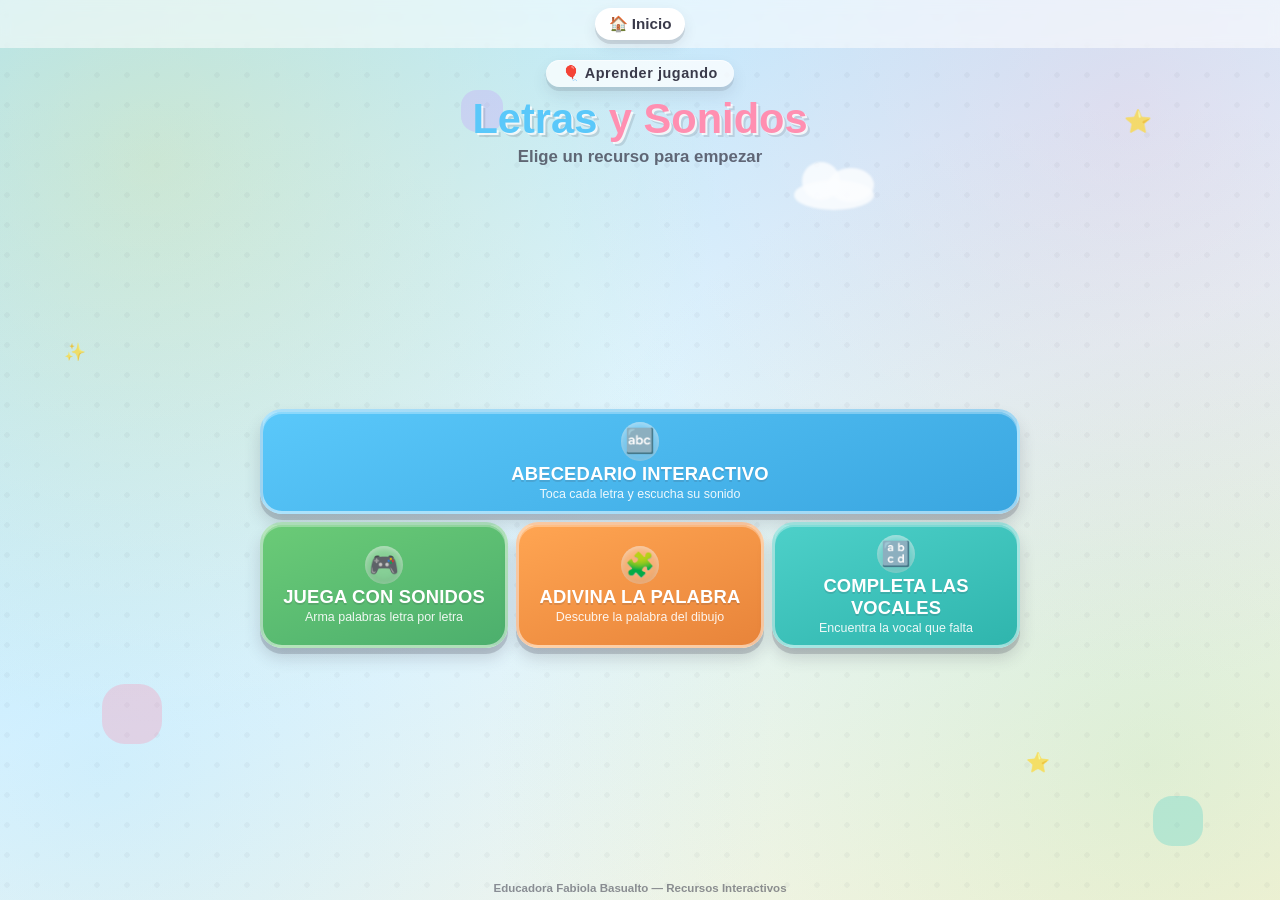
<file: lenguaje.html>
<!DOCTYPE html>
<html lang="es-CL">
<head>
<meta charset="UTF-8">
<meta name="viewport" content="width=device-width, initial-scale=1.0, maximum-scale=1.0, user-scalable=no">
<meta name="color-scheme" content="light only">
<meta name="theme-color" content="#AEE6FF">
<title>Letras y Sonidos - Recursos Interactivos</title>
<style>
/* ============================================
   LETRAS Y SONIDOS - ESTILOS (portada del área)
   ============================================ */
@font-face {
  font-family: 'Century Gothic Fallback';
  src: local('Century Gothic'), local('CenturyGothic');
}

:root {
  color-scheme: light;
  --fuente-principal: 'Century Gothic', 'Century Gothic Fallback', 'Futura', 'Trebuchet MS', 'Verdana', sans-serif;
  --celeste: #5AC8FA;
  --amarillo: #FFD93D;
  --verde: #6BCB77;
  --rosado: #FF8FB1;
  --naranjo: #FFA552;
  --lila: #C89CFA;
  --turquesa: #4DD0C9;
  --fondo-cielo-1: #AEE6FF;
  --fondo-cielo-2: #E8F7FF;
  --texto-oscuro: #3A3A4A;
  --blanco: #FFFFFF;
  --celeste-fuerte: #2F93D6;
  --amarillo-fuerte: #E8A800;
  --verde-fuerte: #3E9955;
  --rosado-fuerte: #E8608A;
  --naranjo-fuerte: #E07A2E;
  --lila-fuerte: #9856E0;
  --turquesa-fuerte: #279E97;
  --sombra-tinta: 58, 58, 74;
}

* { box-sizing: border-box; }

html, body {
  margin: 0; padding: 0; width: 100%; height: 100%;
  overflow-x: hidden;
  font-family: var(--fuente-principal);
  background:
    radial-gradient(circle at 12% 18%, rgba(255, 217, 61, 0.22) 0%, transparent 42%),
    radial-gradient(circle at 88% 12%, rgba(255, 143, 177, 0.20) 0%, transparent 42%),
    radial-gradient(circle at 90% 85%, rgba(107, 203, 119, 0.18) 0%, transparent 48%),
    radial-gradient(circle at 8% 85%, rgba(90, 200, 250, 0.18) 0%, transparent 48%),
    linear-gradient(160deg, var(--fondo-cielo-1) 0%, var(--fondo-cielo-2) 55%, #FFF6E0 100%);
  color: var(--texto-oscuro);
  -webkit-tap-highlight-color: transparent;
  user-select: none;
}

.fondo-decorativo { position: fixed; inset: 0; z-index: 0; overflow: hidden; pointer-events: none; }
.fondo-decorativo::before {
  content: ""; position: absolute; inset: -10%;
  background-image: radial-gradient(circle, rgba(58, 58, 74, 0.07) 2.5px, transparent 3px);
  background-size: 30px 30px; opacity: 0.55;
}
.nube { position: absolute; background: rgba(255,255,255,0.85); border-radius: 50%; filter: blur(1px); opacity: 0.9; animation: flotarNube 26s ease-in-out infinite; }
.nube::before, .nube::after { content: ""; position: absolute; background: rgba(255,255,255,0.85); border-radius: 50%; }
.nube1 { width: 100px; height: 38px; top: 8%; left: -10%; animation-duration: 32s; }
.nube1::before { width: 50px; height: 50px; top: -25px; left: 12px; }
.nube1::after { width: 58px; height: 42px; top: -15px; left: 46px; }
.nube2 { width: 80px; height: 30px; top: 20%; left: 62%; animation-duration: 40s; animation-delay: -8s; }
.nube2::before { width: 38px; height: 38px; top: -18px; left: 8px; }
.nube2::after { width: 46px; height: 34px; top: -12px; left: 34px; }
.nube3 { width: 86px; height: 32px; top: 68%; left: -15%; animation-duration: 36s; animation-delay: -15s; }
.nube3::before { width: 42px; height: 42px; top: -20px; left: 10px; }
.nube3::after { width: 50px; height: 36px; top: -12px; left: 38px; }
@keyframes flotarNube { 0% { transform: translateX(0); } 50% { transform: translateX(60vw); } 100% { transform: translateX(0); } }

.estrella { position: absolute; font-size: 1.4rem; opacity: 0.7; animation: parpadear 3.2s ease-in-out infinite; }
.estrella1 { top: 12%; right: 10%; animation-delay: 0s; }
.estrella2 { top: 38%; left: 5%; animation-delay: 1s; font-size: 1.1rem; }
.estrella3 { bottom: 14%; right: 18%; animation-delay: 2s; font-size: 1.2rem; }
@keyframes parpadear { 0%, 100% { opacity: 0.3; transform: scale(0.9) rotate(0deg); } 50% { opacity: 0.9; transform: scale(1.15) rotate(15deg); } }

.forma { position: absolute; border-radius: 38%; opacity: 0.3; animation: girarSuave 22s linear infinite; }
.forma1 { width: 60px; height: 60px; background: var(--rosado); top: 76%; left: 8%; }
.forma2 { width: 42px; height: 42px; background: var(--lila); top: 10%; left: 36%; animation-duration: 18s; }
.forma3 { width: 50px; height: 50px; background: var(--turquesa); bottom: 6%; right: 6%; animation-duration: 26s; }
@keyframes girarSuave { 0% { transform: rotate(0deg); } 100% { transform: rotate(360deg); } }

.barra-superior {
  position: fixed; top: 0; left: 0; right: 0; z-index: 100;
  display: flex; justify-content: center; gap: 10px; padding: 8px; flex-wrap: wrap;
  background: rgba(255,255,255,0.55); backdrop-filter: blur(6px);
}
.btn-superior {
  background: var(--blanco); color: var(--texto-oscuro); font-weight: bold;
  font-size: clamp(0.8rem, 1.8vw, 0.95rem); padding: 7px 14px; border-radius: 50px;
  text-decoration: none; display: inline-block;
  box-shadow: 0 4px 0 rgba(var(--sombra-tinta),0.14), 0 6px 14px rgba(var(--sombra-tinta),0.10);
  transition: transform 0.15s ease, box-shadow 0.15s ease;
}
.btn-superior:hover { transform: translateY(-2px) scale(1.04); }
.btn-superior:active { transform: translateY(2px) scale(0.97); }

.pantalla {
  position: relative; z-index: 1; height: 100vh; width: 100%;
  display: flex; flex-direction: column; align-items: center; justify-content: flex-start;
  padding: 10px 18px 6px 18px; padding-top: 60px;
  animation: apareceSuave 0.5s ease;
  overflow-y: auto;
}
@keyframes apareceSuave { from { opacity: 0; transform: translateY(14px) scale(0.98); } to { opacity: 1; transform: translateY(0) scale(1); } }

.etiqueta-eyebrow {
  display: inline-flex; align-items: center; gap: 8px; background: rgba(255,255,255,0.75);
  padding: 5px 16px; border-radius: 50px; font-size: clamp(0.75rem, 2vw, 0.9rem);
  font-weight: bold; letter-spacing: 0.04em; color: var(--texto-oscuro);
  box-shadow: inset 0 1px 0 rgba(255,255,255,0.6), 0 4px 0 rgba(var(--sombra-tinta),0.12), 0 8px 16px rgba(var(--sombra-tinta),0.1);
  margin-bottom: 8px; animation: flotarEyebrow 3.6s ease-in-out infinite; flex-shrink: 0;
}
@keyframes flotarEyebrow { 0%, 100% { transform: translateY(0) rotate(-1deg); } 50% { transform: translateY(-4px) rotate(1deg); } }

.titulo-sitio { text-align: center; font-size: clamp(1.5rem, 5vw, 2.6rem); margin: 0 0 4px 0; flex-shrink: 0; }
.titulo-sitio .parte1 { color: var(--celeste); text-shadow: 2px 2px 0 rgba(255,255,255,0.8), 4px 4px 0 rgba(var(--sombra-tinta),0.14); }
.titulo-sitio .parte2 { color: var(--rosado); text-shadow: 2px 2px 0 rgba(255,255,255,0.8), 4px 4px 0 rgba(var(--sombra-tinta),0.14); }

.subtitulo-sitio {
  text-align: center; font-size: clamp(0.85rem, 2.4vw, 1.05rem); color: var(--texto-oscuro);
  opacity: 0.75; font-weight: bold; margin: 0 0 14px 0; flex-shrink: 0;
}

.contenedor-recursos {
  width: 100%; max-width: 760px; display: flex; flex-direction: column; gap: 8px;
  flex: 1 1 auto; min-height: 0; justify-content: center;
}

.tarjeta-recurso {
  position: relative; display: flex; flex-direction: column; align-items: center; justify-content: center; gap: 2px;
  padding: 10px 14px; border-radius: 22px; color: var(--blanco); text-decoration: none;
  border: 3px solid rgba(255,255,255,0.5);
  box-shadow: inset 0 2px 0 rgba(255,255,255,0.3), 0 6px 0 rgba(var(--sombra-tinta),0.2), 0 10px 16px rgba(var(--sombra-tinta),0.18);
  transition: transform 0.18s ease, box-shadow 0.18s ease;
  flex-shrink: 0;
}
.tarjeta-recurso:hover { transform: translateY(-4px) scale(1.015); }
.tarjeta-recurso:active { transform: translateY(3px) scale(0.98); }

.tarjeta-icono {
  font-size: 1.5rem; display: inline-flex; align-items: center; justify-content: center;
  width: 2.4rem; height: 2.4rem; background: rgba(255, 255, 255, 0.25); border-radius: 50%;
  box-shadow: inset 0 2px 6px rgba(255,255,255,0.45), inset 0 -3px 8px rgba(0,0,0,0.1);
}
.tarjeta-titulo { font-size: clamp(0.88rem, 2.6vw, 1.15rem); font-weight: bold; letter-spacing: 0.01em; text-align: center; text-shadow: 0 2px 0 rgba(var(--sombra-tinta),0.15); }
.tarjeta-subtitulo { font-size: clamp(0.66rem, 1.8vw, 0.78rem); font-weight: normal; opacity: 0.9; text-align: center; }

.tarjeta-abecedario { background: linear-gradient(160deg, var(--celeste), #3AA6E0); }

.fila-recursos-chicos { display: flex; gap: 8px; flex-shrink: 0; }
.fila-recursos-chicos .tarjeta-recurso { flex: 1 1 0; }
.tarjeta-juega { background: linear-gradient(160deg, var(--verde), #4CAF6D); }
.tarjeta-adivina { background: linear-gradient(160deg, var(--naranjo), #E8843A); }
.tarjeta-vocales { background: linear-gradient(160deg, var(--turquesa), #2FB5AD); }

.pie-pagina {
  text-align: center; font-size: 0.72rem; color: var(--texto-oscuro); opacity: 0.55; font-weight: bold;
  margin: 6px 0 0 0; flex-shrink: 0;
}

@media (max-width: 560px) {
  .fila-recursos-chicos { flex-direction: column; }
  .tarjeta-icono { width: 2.6rem; height: 2.6rem; font-size: 1.6rem; }
}
</style>
</head>
<body>

  <div class="fondo-decorativo" aria-hidden="true">
    <div class="nube nube1"></div>
    <div class="nube nube2"></div>
    <div class="nube nube3"></div>
    <div class="estrella estrella1">⭐</div>
    <div class="estrella estrella2">✨</div>
    <div class="estrella estrella3">⭐</div>
    <div class="forma forma1"></div>
    <div class="forma forma2"></div>
    <div class="forma forma3"></div>
  </div>

  <header class="barra-superior">
    <a href="index.html" class="btn-superior">🏠 Inicio</a>
  </header>

  <main class="pantalla">
    <span class="etiqueta-eyebrow">🎈 Aprender jugando</span>
    <h1 class="titulo-sitio">
      <span class="parte1">Letras</span> <span class="parte2">y Sonidos</span>
    </h1>
    <p class="subtitulo-sitio">Elige un recurso para empezar</p>

    <div class="contenedor-recursos">
      <a href="abecedario.html" class="tarjeta-recurso tarjeta-abecedario">
        <span class="tarjeta-icono">🔤</span>
        <span class="tarjeta-titulo">ABECEDARIO INTERACTIVO</span>
        <span class="tarjeta-subtitulo">Toca cada letra y escucha su sonido</span>
      </a>

      <div class="fila-recursos-chicos">
        <a href="juega-con-sonidos.html" class="tarjeta-recurso tarjeta-juega">
          <span class="tarjeta-icono">🎮</span>
          <span class="tarjeta-titulo">JUEGA CON SONIDOS</span>
          <span class="tarjeta-subtitulo">Arma palabras letra por letra</span>
        </a>
        <a href="adivina-la-palabra.html" class="tarjeta-recurso tarjeta-adivina">
          <span class="tarjeta-icono">🧩</span>
          <span class="tarjeta-titulo">ADIVINA LA PALABRA</span>
          <span class="tarjeta-subtitulo">Descubre la palabra del dibujo</span>
        </a>
        <a href="completa-vocales.html" class="tarjeta-recurso tarjeta-vocales">
          <span class="tarjeta-icono">🔡</span>
          <span class="tarjeta-titulo">COMPLETA LAS VOCALES</span>
          <span class="tarjeta-subtitulo">Encuentra la vocal que falta</span>
        </a>
      </div>
    </div>

    <p class="pie-pagina">Educadora Fabiola Basualto — Recursos Interactivos</p>
  </main>

</body>
</html>
</file>
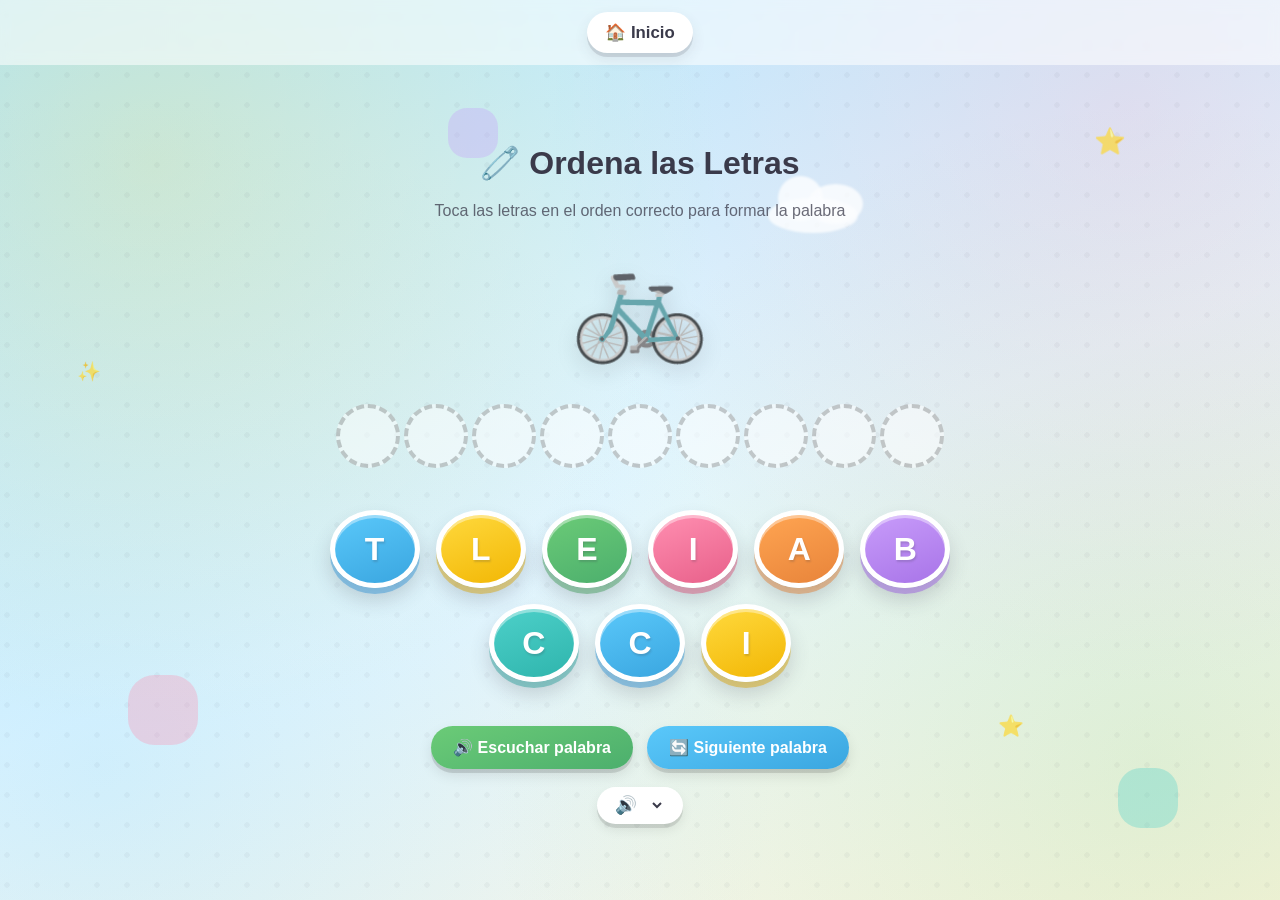
<file: ordena-letras.html>
<!DOCTYPE html>
<html lang="es-CL">
<head>
<meta charset="UTF-8">
<meta name="viewport" content="width=device-width, initial-scale=1.0, maximum-scale=1.0, user-scalable=no">
<meta name="color-scheme" content="light only">
<meta name="theme-color" content="#AEE6FF">
<title>Ordena las Letras</title>
<style>
/* ============================================
   ABECEDARIO INTERACTIVO - ESTILOS
   Educación Parvularia - Diseño infantil
   ============================================ */

/* --- Fuente Century Gothic con alternativas similares --- */
@font-face {
  font-family: 'Century Gothic Fallback';
  src: local('Century Gothic'), local('CenturyGothic');
}

:root {
  color-scheme: light;
  --fuente-principal: 'Century Gothic', 'Century Gothic Fallback', 'Futura', 'Trebuchet MS', 'Verdana', sans-serif;

  /* Paleta infantil */
  --celeste: #5AC8FA;
  --amarillo: #FFD93D;
  --verde: #6BCB77;
  --rosado: #FF8FB1;
  --naranjo: #FFA552;
  --lila: #C89CFA;
  --turquesa: #4DD0C9;

  --fondo-cielo-1: #AEE6FF;
  --fondo-cielo-2: #E8F7FF;

  --texto-oscuro: #3A3A4A;
  --blanco: #FFFFFF;

  /* Tonos "fuertes" para sombras tipo stickers (mismo matiz, más saturado) */
  --celeste-fuerte: #2F93D6;
  --amarillo-fuerte: #E8A800;
  --verde-fuerte: #3E9955;
  --rosado-fuerte: #E8608A;
  --naranjo-fuerte: #E07A2E;
  --lila-fuerte: #9856E0;
  --turquesa-fuerte: #279E97;

  /* Sombra base más cálida que el negro puro */
  --sombra-tinta: 58, 58, 74;
}

* {
  box-sizing: border-box;
}

html, body {
  margin: 0;
  padding: 0;
  width: 100%;
  min-height: 100%;
  overflow-x: hidden;
  font-family: var(--fuente-principal);
  background:
    radial-gradient(circle at 12% 18%, rgba(255, 217, 61, 0.22) 0%, transparent 42%),
    radial-gradient(circle at 88% 12%, rgba(255, 143, 177, 0.20) 0%, transparent 42%),
    radial-gradient(circle at 90% 85%, rgba(107, 203, 119, 0.18) 0%, transparent 48%),
    radial-gradient(circle at 8% 85%, rgba(90, 200, 250, 0.18) 0%, transparent 48%),
    linear-gradient(160deg, var(--fondo-cielo-1) 0%, var(--fondo-cielo-2) 55%, #FFF6E0 100%);
  color: var(--texto-oscuro);
  -webkit-tap-highlight-color: transparent;
  user-select: none;
}

button {
  font-family: var(--fuente-principal);
  cursor: pointer;
  border: none;
  outline: none;
}

/* ============================================
   FONDO DECORATIVO (nubes, estrellas, confeti)
   ============================================ */
.fondo-decorativo {
  position: fixed;
  inset: 0;
  z-index: 0;
  overflow: hidden;
  pointer-events: none;
}

.fondo-decorativo::before {
  content: "";
  position: absolute;
  inset: -10%;
  background-image: radial-gradient(circle, rgba(58, 58, 74, 0.07) 2.5px, transparent 3px);
  background-size: 30px 30px;
  opacity: 0.55;
}

.nube {
  position: absolute;
  background: rgba(255, 255, 255, 0.85);
  border-radius: 50%;
  filter: blur(1px);
  opacity: 0.9;
  animation: flotarNube 26s ease-in-out infinite;
}
.nube::before, .nube::after {
  content: "";
  position: absolute;
  background: rgba(255, 255, 255, 0.85);
  border-radius: 50%;
}
.nube1 { width: 120px; height: 45px; top: 8%; left: -10%; animation-duration: 32s; }
.nube1::before { width: 60px; height: 60px; top: -30px; left: 15px; }
.nube1::after { width: 70px; height: 50px; top: -18px; left: 55px; }

.nube2 { width: 90px; height: 35px; top: 22%; left: 60%; animation-duration: 40s; animation-delay: -8s; }
.nube2::before { width: 45px; height: 45px; top: -22px; left: 10px; }
.nube2::after { width: 55px; height: 40px; top: -14px; left: 40px; }

.nube3 { width: 100px; height: 38px; top: 65%; left: -15%; animation-duration: 36s; animation-delay: -15s; }
.nube3::before { width: 50px; height: 50px; top: -25px; left: 12px; }
.nube3::after { width: 60px; height: 42px; top: -15px; left: 45px; }

@keyframes flotarNube {
  0% { transform: translateX(0); }
  50% { transform: translateX(60vw); }
  100% { transform: translateX(0); }
}

.estrella {
  position: absolute;
  font-size: 1.6rem;
  opacity: 0.7;
  animation: parpadear 3.2s ease-in-out infinite;
}
.estrella1 { top: 14%; right: 12%; animation-delay: 0s; }
.estrella2 { top: 40%; left: 6%; animation-delay: 1s; font-size: 1.2rem; }
.estrella3 { bottom: 18%; right: 20%; animation-delay: 2s; font-size: 1.3rem; }

@keyframes parpadear {
  0%, 100% { opacity: 0.3; transform: scale(0.9) rotate(0deg); }
  50% { opacity: 0.9; transform: scale(1.15) rotate(15deg); }
}

.forma {
  position: absolute;
  border-radius: 38%;
  opacity: 0.32;
  animation: girarSuave 22s linear infinite;
}
.forma1 { width: 70px; height: 70px; background: var(--rosado); top: 75%; left: 10%; }
.forma2 { width: 50px; height: 50px; background: var(--lila); top: 12%; left: 35%; animation-duration: 18s; }
.forma3 { width: 60px; height: 60px; background: var(--turquesa); bottom: 8%; right: 8%; animation-duration: 26s; }

@keyframes girarSuave {
  0% { transform: rotate(0deg); }
  100% { transform: rotate(360deg); }
}

/* ============================================
   BARRA SUPERIOR
   ============================================ */
.barra-superior {
  position: fixed;
  top: 0;
  left: 0;
  right: 0;
  z-index: 100;
  display: flex;
  justify-content: center;
  gap: 12px;
  padding: 12px;
  flex-wrap: wrap;
  background: rgba(255, 255, 255, 0.55);
  backdrop-filter: blur(6px);
}

.btn-superior {
  background: var(--blanco);
  color: var(--texto-oscuro);
  font-weight: bold;
  font-size: clamp(0.85rem, 2vw, 1.05rem);
  padding: 10px 18px;
  border-radius: 50px;
  box-shadow: 0 4px 0 rgba(var(--sombra-tinta),0.14), 0 6px 14px rgba(var(--sombra-tinta),0.10);
  transition: transform 0.15s ease, box-shadow 0.15s ease;
}

.btn-superior:hover {
  transform: translateY(-2px) scale(1.04);
}

.btn-superior:active {
  transform: translateY(2px) scale(0.97);
  box-shadow: 0 2px 0 rgba(var(--sombra-tinta),0.14), 0 3px 8px rgba(var(--sombra-tinta),0.10);
}

/* ============================================
   PANTALLAS GENERALES
   ============================================ */
.pantalla {
  position: relative;
  z-index: 1;
  min-height: 100vh;
  width: 100%;
  display: flex;
  align-items: center;
  justify-content: center;
  padding: 24px;
  animation: apareceSuave 0.6s ease;
}

.pantalla[hidden] {
  display: none;
}

@keyframes apareceSuave {
  from { opacity: 0; transform: translateY(18px) scale(0.98); }
  to { opacity: 1; transform: translateY(0) scale(1); }
}

/* ============================================
   PANTALLA 1: BIENVENIDA
   ============================================ */
.contenido-bienvenida {
  text-align: center;
  max-width: 700px;
}

.titulo-bienvenida {
  display: flex;
  justify-content: center;
  gap: 18px;
  margin: 0 0 10px 0;
  font-size: clamp(2.5rem, 9vw, 4.5rem);
}

.letra-flotante {
  display: inline-block;
  animation: rebotarLetra 2.4s ease-in-out infinite;
  text-shadow: 3px 3px 0 rgba(0,0,0,0.08);
}
.letra-flotante.l1 { color: var(--rosado); animation-delay: 0s; }
.letra-flotante.l2 { color: var(--amarillo); animation-delay: 0.25s; }
.letra-flotante.l3 { color: var(--celeste); animation-delay: 0.5s; }

@keyframes rebotarLetra {
  0%, 100% { transform: translateY(0) rotate(-3deg); }
  50% { transform: translateY(-16px) rotate(3deg); }
}

.pregunta-bienvenida {
  font-size: clamp(1.2rem, 4vw, 1.9rem);
  font-weight: bold;
  color: var(--texto-oscuro);
  margin: 10px 0 34px 0;
}

.botones-formato {
  display: flex;
  gap: 24px;
  justify-content: center;
  flex-wrap: wrap;
}

.btn-formato {
  display: flex;
  flex-direction: column;
  align-items: center;
  gap: 6px;
  width: min(220px, 100%);
  padding: 28px 20px;
  border-radius: 36px;
  font-size: 1.3rem;
  font-weight: bold;
  color: var(--blanco);
  box-shadow: inset 0 2px 0 rgba(255,255,255,0.35), 0 8px 0 rgba(var(--sombra-tinta),0.22), 0 14px 26px rgba(var(--sombra-tinta),0.18);
  transition: transform 0.18s ease, box-shadow 0.18s ease;
}

.emoji-boton {
  font-size: 2.4rem;
}

.ejemplo-formato {
  font-size: 1rem;
  font-weight: normal;
  opacity: 0.9;
}

.btn-mayusculas {
  background: linear-gradient(160deg, var(--verde), #4CAF6D);
  box-shadow: inset 0 2px 0 rgba(255,255,255,0.35), 0 8px 0 rgba(62,153,85,0.4), 0 14px 26px rgba(var(--sombra-tinta),0.18);
}

.btn-minusculas {
  background: linear-gradient(160deg, var(--celeste), #3AA6E0);
  box-shadow: inset 0 2px 0 rgba(255,255,255,0.35), 0 8px 0 rgba(47,147,214,0.4), 0 14px 26px rgba(var(--sombra-tinta),0.18);
}

.btn-formato:hover {
  transform: translateY(-6px) scale(1.05);
  box-shadow: inset 0 2px 0 rgba(255,255,255,0.4), 0 10px 0 rgba(var(--sombra-tinta),0.26), 0 18px 30px rgba(var(--sombra-tinta),0.2);
}

.btn-formato:active,
.btn-formato.tocando {
  transform: translateY(4px) scale(0.96);
  box-shadow: inset 0 2px 0 rgba(255,255,255,0.3), 0 3px 0 rgba(var(--sombra-tinta),0.26), 0 8px 16px rgba(var(--sombra-tinta),0.18);
}

/* ============================================
   PANTALLA 2: ABECEDARIO
   ============================================ */
.pantalla-abecedario {
  flex-direction: column;
  padding-top: 100px;
  align-items: stretch;
}

.titulo-abecedario {
  text-align: center;
  font-size: clamp(1.3rem, 4vw, 2rem);
  color: var(--texto-oscuro);
  margin: 0 0 20px 0;
}

.grid-abecedario {
  display: grid;
  grid-template-columns: repeat(6, 1fr);
  gap: 18px;
  width: 100%;
  max-width: 1100px;
  margin: 0 auto;
  padding-bottom: 40px;
}

/* --- Burbuja de letra --- */
.burbuja-letra {
  position: relative;
  aspect-ratio: 1 / 1;
  width: 100%;
  border-radius: 50%;
  display: flex;
  align-items: center;
  justify-content: center;
  font-size: clamp(2.4rem, 7vw, 4.4rem);
  font-weight: bold;
  color: var(--blanco);
  border: 5px solid var(--blanco);
  box-shadow: inset 0 3px 0 rgba(255,255,255,0.4), 0 6px 0 rgba(var(--sombra-tinta),0.18), 0 12px 20px rgba(var(--sombra-tinta),0.2);
  animation: rebotarBurbuja 3.6s ease-in-out infinite;
  transition: transform 0.18s ease, box-shadow 0.18s ease, filter 0.18s ease;
  text-shadow: 1px 2px 2px rgba(var(--sombra-tinta),0.2);
  line-height: 1;
  padding: 0 6%;
}

/* Letras dobles: CH necesita compactarse un poco (letras más anchas),
   LL no necesita compresión (son letras angostas; comprimirlas las pega).
   El margen opuesto al letter-spacing evita que el texto se corra del centro. */
.texto-burbuja {
  display: inline-block;
}
.burbuja-letra.par-ch .texto-burbuja {
  letter-spacing: -0.04em;
  margin-right: 0.04em;
}
.burbuja-letra.par-ll .texto-burbuja {
  letter-spacing: 0.02em;
  margin-right: -0.02em;
}

@keyframes rebotarBurbuja {
  0%, 100% { transform: translateY(0); }
  50% { transform: translateY(-6px); }
}

.burbuja-letra:hover {
  transform: scale(1.1);
  filter: brightness(1.08);
  box-shadow: inset 0 3px 0 rgba(255,255,255,0.45), 0 8px 0 rgba(var(--sombra-tinta),0.2), 0 16px 26px rgba(var(--sombra-tinta),0.24);
}

.burbuja-letra:active,
.burbuja-letra.tocando {
  transform: scale(0.94);
}

/* Estado mientras suena el audio: brillo + pulso + agrandado */
.burbuja-letra.hablando {
  animation: pulsoHabla 0.6s ease-in-out infinite;
  filter: brightness(1.25) saturate(1.3);
  box-shadow: 0 0 0 6px rgba(255,255,255,0.6), 0 10px 24px rgba(var(--sombra-tinta),0.3);
  z-index: 2;
}

@keyframes pulsoHabla {
  0%, 100% { transform: scale(1.12); }
  50% { transform: scale(1.22); }
}

/* Colores variados para las burbujas (se asignan por índice vía nth-child) */
.burbuja-letra:nth-child(7n+1) { background: linear-gradient(160deg, var(--celeste), #3AA6E0); box-shadow: inset 0 3px 0 rgba(255,255,255,0.4), 0 6px 0 rgba(47,147,214,0.45), 0 12px 20px rgba(var(--sombra-tinta),0.2); }
.burbuja-letra:nth-child(7n+2) { background: linear-gradient(160deg, var(--amarillo), #F2B705); box-shadow: inset 0 3px 0 rgba(255,255,255,0.4), 0 6px 0 rgba(217,163,0,0.45), 0 12px 20px rgba(var(--sombra-tinta),0.2); }
.burbuja-letra:nth-child(7n+3) { background: linear-gradient(160deg, var(--verde), #4CAF6D); box-shadow: inset 0 3px 0 rgba(255,255,255,0.4), 0 6px 0 rgba(62,153,85,0.45), 0 12px 20px rgba(var(--sombra-tinta),0.2); }
.burbuja-letra:nth-child(7n+4) { background: linear-gradient(160deg, var(--rosado), #E8608A); box-shadow: inset 0 3px 0 rgba(255,255,255,0.4), 0 6px 0 rgba(216,76,116,0.45), 0 12px 20px rgba(var(--sombra-tinta),0.2); }
.burbuja-letra:nth-child(7n+5) { background: linear-gradient(160deg, var(--naranjo), #E8843A); box-shadow: inset 0 3px 0 rgba(255,255,255,0.4), 0 6px 0 rgba(224,122,46,0.45), 0 12px 20px rgba(var(--sombra-tinta),0.2); }
.burbuja-letra:nth-child(7n+6) { background: linear-gradient(160deg, var(--lila), #A874E8); box-shadow: inset 0 3px 0 rgba(255,255,255,0.4), 0 6px 0 rgba(152,86,224,0.45), 0 12px 20px rgba(var(--sombra-tinta),0.2); }
.burbuja-letra:nth-child(7n+7) { background: linear-gradient(160deg, var(--turquesa), #2FB5AD); box-shadow: inset 0 3px 0 rgba(255,255,255,0.4), 0 6px 0 rgba(39,158,151,0.45), 0 12px 20px rgba(var(--sombra-tinta),0.2); }

/* Desfase de la animación de rebote para que no todas boten igual */
.burbuja-letra:nth-child(2n) { animation-delay: 0.4s; }
.burbuja-letra:nth-child(3n) { animation-delay: 0.8s; }
.burbuja-letra:nth-child(5n) { animation-delay: 1.2s; }

/* ============================================
   RESPONSIVE
   Columnas de la grilla del abecedario controladas
   por cantidad fija (sin auto-fit/minmax):
   - PC (> 900px): 6 columnas
   - Tablets (601px - 900px): 5 columnas
   - Celulares (361px - 600px): 4 columnas
   - Celulares muy pequeños (<= 360px): 3 columnas
   ============================================ */

/* Tablets: 600px - 900px -> 5 columnas */
@media (max-width: 900px) {
  .pantalla {
    padding: 20px;
  }
  .grid-abecedario {
    grid-template-columns: repeat(5, 1fr);
    gap: 14px;
  }
}

/* Celulares: hasta 600px -> 4 columnas */
@media (max-width: 600px) {
  .pantalla {
    padding: 16px;
  }
  .grid-abecedario {
    grid-template-columns: repeat(4, 1fr);
    gap: 12px;
  }
  .botones-formato {
    flex-direction: column;
    align-items: center;
  }
  .btn-formato {
    width: min(240px, 100%);
    padding: 22px 16px;
  }
  .barra-superior {
    padding: 8px;
    gap: 8px;
  }
  .pantalla-abecedario {
    padding-top: 96px;
  }
}

/* Celulares muy pequeños: hasta 360px -> 3 columnas */
@media (max-width: 360px) {
  .pantalla {
    padding: 12px;
  }
  .grid-abecedario {
    grid-template-columns: repeat(3, 1fr);
    gap: 10px;
  }
  .burbuja-letra {
    border-width: 3px;
    font-size: clamp(1.9rem, 8.5vw, 2.6rem);
  }
  .burbuja-letra.par-ch .texto-burbuja {
    letter-spacing: -0.04em;
    margin-right: 0.04em;
  }
  .burbuja-letra.par-ll .texto-burbuja {
    letter-spacing: 0.02em;
    margin-right: -0.02em;
  }
  .btn-formato {
    width: min(210px, 100%);
    padding: 18px 14px;
  }
  .pantalla-abecedario {
    padding-top: 88px;
  }
}

/* Orientación horizontal con poca altura (celulares acostados) */
@media (orientation: landscape) and (max-height: 500px) {
  .pantalla {
    padding: 14px;
    min-height: auto;
  }
  .pantalla-abecedario {
    padding-top: 70px;
  }
  .titulo-abecedario {
    margin-bottom: 12px;
  }
  .grid-abecedario {
    gap: 10px;
  }
  .titulo-bienvenida {
    font-size: clamp(2rem, 7vw, 3rem);
    margin-bottom: 6px;
  }
  .pregunta-bienvenida {
    margin-bottom: 18px;
  }
  .btn-formato {
    padding: 16px 18px;
  }
}


.pantalla-juego { flex-direction: column; align-items: stretch; padding-top: 90px; }
.barra-superior-juego {
  position: fixed; top: 0; left: 0; right: 0; z-index: 100;
  display: flex; justify-content: center; padding: 12px;
  background: rgba(255, 255, 255, 0.55); backdrop-filter: blur(6px);
}

.titulo-juego { text-align: center; font-size: clamp(1.3rem, 4vw, 2rem); margin-bottom: 4px; }
.subtitulo-juego { text-align: center; font-size: 1rem; opacity: 0.75; margin-bottom: 16px; }

.zona-objetivo { text-align: center; margin-bottom: 8px; }
#emojiObjetivo {
  font-size: clamp(4rem, 16vw, 7rem);
  display: inline-block;
  animation: flotarObjetivo 3s ease-in-out infinite;
  filter: drop-shadow(0 8px 10px rgba(0,0,0,0.15));
}
@keyframes flotarObjetivo {
  0%, 100% { transform: translateY(0) rotate(-2deg); }
  50% { transform: translateY(-10px) rotate(2deg); }
}
.emoji-exito { animation: saltoExito 0.6s ease; }
@keyframes saltoExito {
  0% { transform: scale(1); }
  30% { transform: scale(1.35) rotate(8deg); }
  60% { transform: scale(0.95) rotate(-6deg); }
  100% { transform: scale(1.1) rotate(0); }
}

#mensajeExito {
  text-align: center; font-size: clamp(1.2rem, 4vw, 1.6rem); font-weight: bold;
  color: #2E9E4F; margin: 10px 0;
}

.zona-respuesta { text-align: center; margin: 14px 0 28px 0; }
#respuestaPalabra {
  display: flex; justify-content: center; align-items: center;
  flex-wrap: nowrap; gap: 8px; min-height: 76px;
  width: 100%; max-width: 680px; margin: 0 auto; padding: 14px 12px;
}
.ficha-letra {
  display: inline-flex; align-items: center; justify-content: center; flex-shrink: 0;
  width: 64px; height: 64px; border-radius: 50%;
  font-size: 1.8rem; font-weight: bold; color: var(--blanco);
  border: 4px solid var(--blanco);
  box-shadow: 0 5px 0 rgba(0,0,0,0.12), 0 8px 14px rgba(0,0,0,0.15);
  text-shadow: 1px 2px 2px rgba(0,0,0,0.15);
  transition: width 0.15s ease, height 0.15s ease, font-size 0.15s ease, background 0.2s ease;
  background: linear-gradient(160deg, var(--naranjo), #E8843A);
}
.ficha-letra.ficha-vacia {
  background: rgba(255,255,255,0.5) !important;
  border: 3px dashed rgba(0,0,0,0.2);
  box-shadow: none;
}
.ficha-letra.par-ch .texto-burbuja { letter-spacing: -0.04em; margin-right: 0.04em; }
.ficha-letra.par-ll .texto-burbuja { letter-spacing: 0.02em; margin-right: -0.02em; }

.zona-banco { text-align: center; margin-bottom: 30px; }
#bancoLetras {
  display: flex; justify-content: center; flex-wrap: wrap; gap: 16px;
  max-width: 700px; margin: 0 auto; padding: 0 16px;
}
#bancoLetras .burbuja-letra {
  width: clamp(56px, 13vw, 78px);
  height: clamp(56px, 13vw, 78px);
  font-size: clamp(1.4rem, 4.5vw, 2rem);
  animation: none;
}
.burbuja-usada {
  opacity: 0;
  transform: scale(0.5);
  pointer-events: none;
}

@keyframes sacudir {
  0%, 100% { transform: translateX(0); }
  20% { transform: translateX(-8px) rotate(-4deg); }
  40% { transform: translateX(8px) rotate(4deg); }
  60% { transform: translateX(-6px) rotate(-3deg); }
  80% { transform: translateX(6px) rotate(3deg); }
}
.burbuja-letra.sacude { animation: sacudir 0.4s ease; }

.botones-juego { display: flex; gap: 14px; justify-content: center; flex-wrap: wrap; margin: 14px 0 8px 0; }
.btn-juego {
  padding: 12px 22px; border-radius: 50px; font-weight: bold; font-size: 1rem;
  color: var(--blanco); box-shadow: 0 4px 0 rgba(0,0,0,0.12), 0 6px 14px rgba(0,0,0,0.1);
  transition: transform 0.15s ease;
}
.btn-juego:hover { transform: translateY(-2px); }
.btn-escuchar { background: linear-gradient(160deg, var(--verde), #4CAF6D); }
.btn-siguiente { background: linear-gradient(160deg, var(--celeste), #3AA6E0); }

.fila-selector-voz { display: flex; justify-content: center; margin-top: 10px; margin-bottom: 24px; }
.pildora-selector {
  display: flex; align-items: center; gap: 8px; background: var(--blanco);
  border-radius: 50px; padding: 8px 18px;
  box-shadow: 0 4px 0 rgba(0,0,0,0.1), 0 6px 12px rgba(0,0,0,0.08);
}
.pildora-selector .icono-voz { font-size: 1.1rem; }
#selectorVoz {
  border: none; background: transparent; font-family: var(--fuente-principal);
  font-weight: bold; font-size: 0.85rem; color: var(--texto-oscuro); max-width: 240px; cursor: pointer;
}
#selectorVoz:focus { outline: none; }

/* Cuadro de diálogo para elegir entre los dos sonidos de C, G, R o Y */
.overlay-opciones {
  position: fixed; inset: 0; z-index: 200;
  background: rgba(58, 58, 74, 0.55);
  align-items: center; justify-content: center;
  padding: 20px;
  display: none;
}
.tarjeta-opciones {
  background: var(--blanco);
  border-radius: 32px;
  padding: 32px 28px;
  max-width: 420px;
  width: 100%;
  text-align: center;
  box-shadow: 0 14px 0 rgba(0,0,0,0.15), 0 20px 30px rgba(0,0,0,0.25);
  animation: apareceDialogo 0.25s ease;
}
@keyframes apareceDialogo {
  from { transform: scale(0.85); opacity: 0; }
  to { transform: scale(1); opacity: 1; }
}
.titulo-opciones {
  font-weight: bold;
  font-size: 1.15rem;
  color: var(--texto-oscuro);
  margin-bottom: 22px;
}
.fila-opciones {
  display: flex;
  justify-content: center;
  gap: 32px;
}
.contenedor-opcion {
  display: flex;
  flex-direction: column;
  align-items: center;
  gap: 8px;
}
.burbuja-opcion {
  width: 84px;
  height: 84px;
  font-size: 2.1rem;
  animation: none;
}
.caption-opcion {
  font-size: 0.85rem;
  font-weight: bold;
  color: var(--texto-oscuro);
  opacity: 0.6;
}
.fila-opciones .contenedor-opcion:nth-child(1) .burbuja-opcion {
  background: linear-gradient(160deg, var(--celeste), #3AA6E0);
}
.fila-opciones .contenedor-opcion:nth-child(2) .burbuja-opcion {
  background: linear-gradient(160deg, var(--rosado), #E8608A);
}
</style>
</head>
<body>

  <div class="fondo-decorativo" aria-hidden="true">
    <div class="nube nube1"></div><div class="nube nube2"></div><div class="nube nube3"></div>
    <div class="estrella estrella1">⭐</div><div class="estrella estrella2">✨</div><div class="estrella estrella3">⭐</div>
    <div class="forma forma1"></div><div class="forma forma2"></div><div class="forma forma3"></div>
  </div>

  <main class="pantalla pantalla-juego">
    <header class="barra-superior-juego">
      <a href="index.html" class="btn-superior" style="text-decoration:none; display:inline-block;">🏠 Inicio</a>
    </header>
    <h2 class="titulo-juego">🧷 Ordena las Letras</h2>
    <p class="subtitulo-juego">Toca las letras en el orden correcto para formar la palabra</p>

    <div class="zona-objetivo">
      <span id="emojiObjetivo">🐱</span>
    </div>

    <div id="mensajeExito" hidden>🎉 ¡Muy bien! ¡Lo lograste! 🎉</div>

    <div class="zona-respuesta" id="zonaRespuesta">
      <div id="respuestaPalabra"></div>
    </div>

    <div class="zona-banco">
      <div id="bancoLetras"></div>
    </div>

    <div class="botones-juego">
      <button id="btnEscuchar" class="btn-juego btn-escuchar" type="button">🔊 Escuchar palabra</button>
      <button id="btnSiguiente" class="btn-juego btn-siguiente" type="button">🔄 Siguiente palabra</button>
    </div>
    <div class="fila-selector-voz">
      <div class="pildora-selector">
        <span class="icono-voz">🔊</span>
        <select id="selectorVoz"></select>
      </div>
    </div>
  </main>

  <div id="overlayOpciones" class="overlay-opciones" hidden>
    <div class="tarjeta-opciones">
      <p id="opcionesTitulo" class="titulo-opciones"></p>
      <div id="opcionesBurbujas" class="fila-opciones"></div>
    </div>
  </div>

  <script>
const FONEMAS_B64 = {"a": "SUQzBAAAAAAAI1RTU0UAAAAPAAADTGF2ZjYwLjE2LjEwMAAAAAAAAAAAAAAA//uQwAAAAAAAAAAAAAAAAAAAAAAASW5mbwAAAA8AAAANAAAW2gAkJCQkJCQkNjY2NjY2NjZJSUlJSUlJSVtbW1tbW1ttbW1tbW1tbX9/f39/f39/kpKSkpKSkqSkpKSkpKSktra2tra2trbJycnJycnJ29vb29vb29vt7e3t7e3t7f////////[base64]//uQxAAACHRNOHTBgBS3xKWDO1AAAARctve+HBIJigrgQAIBwmVOyWZ+BgYt3frohUOBgYuAYGD4Pg/5cEBoPh/4nB8H3/B/1Bj/4Ph/[base64]///qqetpbLZaLRY8iguf//zvLv+fDVhDD54bxL////////jcjdG////jcG6KCG4KDG8N1YAAAAAF5ADlxzC2MiMQ4MAQqZWJAIeMiZis//uSxA0BFiDXQ329AAM9LCj1vQp45EJUbxRGqlRpRCYwzpDhw0j4OCQ42CS4VFggwbpMOio6kqk0BQJMTBogzQIFGQEBODPA2szwMMnJjNXX5jL6R9EeoEjdDH5IAASUkmMEGTsZUn2su6xyvLrP559w3Dcjotxic3H43HJietappuXzeNjKauas2aaYwkD2SeRT2M5x/7BQHP/1JHEQXAraXgb////rdzEcGqAAAAAC3V1IPACjMlGUdxRoL1lsAsllBsZIqGIn5jCucGMnmsQNJRoTZyBQUuim8FSEwsHMWQQwvWOW2LksGAoIv8ARpqlBCVM4ZPayMhANuqAylWpaN2cVYzd6hoK8zClnqUoVkwFHQFDxJIBi5aZSppgMAr0bsxx9JRlauXYdgSXTrtsngyda3J5F1+k/FLITPyhzqk+vKM3K7ssfbFArtMQgeIP7C7uu97zuufv/9GMzhzPIr+/q/L30jpqIUMGm5GQCcUMOo4o7/9n/+pUAAAFR3QaCDNBmMnhIaCJlQliwUC5SKNsh1MAt4yeVBgUmY68YNP/7ksQTAZkFZ0JuaPHLK6woac0d+CxgwnmDAUYXAgIBJg0GGCgSY6JxcwwA83pZHMxa1hxcw0Atl5giwKNkoI1RY/LoKnzbv1qrTWtaUahTxgEKvVh5WPrhcWhAtcFA4QYIQNkWPoIggq3ZLRWJ7JHJsMqz0QNBbLbCu78ciMcg15bzLAsBe176VyJD7ZWcSCQX7NM4J4SgPKgCBYkNmqzf89tl///S9Vq9WRkMZT/o5xYiQHUyjMAAAMXmpgZlMxWKBCDDNInBQCMEIQ2yF16mWRiCQyOBY/UPwMmCEVgIiA4GmHWJgmATHEfpgGSciUNd4OeQ2OgAUrWuIYAEDIeHniDocLLzVlFY2YtTpV53WyExpkdqnTrAAZkiRIOLsoMSJIhqojGB2ZSsaAQWgVAGMj3ylqUkVpZ+abJC8YcfkWBxAFSBIH4F2LgHCSPikHgPBsLigLyI8GTCpmrb/r0To36vt12sdQwqTntc7rc1RuNxxC1H///yZQMhAQIIPQcrgAAADxMkAzDqHMGjJgYYDg4yiWNxFGWmtF5iIga5xGj/+5LEEAGYBNNGzemNwvqaKK3NMbio5nAWBCo0VKoECoUgBGKCURlEBpERMPJgoGXF6lLBIEBSJpQAIBkiY8T8yRA2sMiArDrweaq/jB0lGWF01JP03RnSLAwBhsmEGIJhChrAGHAYXGkEMDP3Hd4/q+P2UpVvYnTlRwGgkwkQ7ENB07KxWLReJANUNKWAgFsnF39Umgsp8XsdtiynxUFTIc4kCg8GQBPf//[base64]/W59O6uTAaw01n///2tIq3Oi5Opb2AAANjEQCGUKFASY5joKJIABprYLBcPGeRAY/BwiTx3qamJyiYOYQCJZjoGGAR//uSxBcBm0nfQK5pUdrhq2jNtJeIakQQioxuKDJ4BB3kRaQEwQkGSaGODgoeaQWYoYcAiYA8cJeb9gbo8ag8nORBFYnMzbuXwixjy6vUSy9i0AUNLAYMAGVHA4IcACSoDEEDHimCA48SgzFjUbnYU/FaOvqu/EmjF61ZadLoGbq/t5s7Tp+CJflLX+sQqHH2fmhc0nAeBoEKIAbDQV2SW2tq32b///b5n/9T0e9n////////[base64]/r9+SbJRG/5zGIgfFTCYkAX////U5oBAU7UeFj1dSAAGnLAJXMLgww+OzPLwMbgsxusTKSAHkaZqJpjdGmA3IZQJhj6KmMf/7ksQUA5mFWTxOaPHDKr2nhbeXWSeYoFQGT5gEhDIHGQcY3AxjEanrhpvGqYGTTtqYcQAhgONoTzWDTFmxHsA0Y3vMDUUE6mTSVa5ZGm6FUGWhYCShmgp9QEFB4YAQgRkS1MWWVOCBbUi/jS39Ggb8LV3JJu/c7L8c/j0MySHH6Uxkja8nZbKYZv7i7tS6RN5FqIsHiOAQJgiMNOZW3onn5Uzb+f/rev/+iKcULlWJODv////o/[base64]/CkcVaXtnT7m5yQ9S/2m/3kZVv/kb6uJAllQv/pbc0v////////////HQocCTKlQ6iLPQUjQnsSWzEVU1gLLxCANEZSbMDG4oj/+5LEDwPZFSM8DemxwwyfpsG9JnBrgaacMG4qJlhaQlBEBmeERlBYYmdHYiHH0mPkGfMhUwZMMYIuatEa4Yd1iZjQCZZqhQJSmx4nBUCVgapltH0htqDbLH2hmDRaGQ6RMSBQwYWFhcYAgZk7RlRvrGYw+kvgCJaq27H2dx2s3FymWwpEwkAEIOUTrJWfU9NUljbs+lj/MdgZ2Eg4gOwS4wJCJIuj2Wmhoug9Cs0M2MS8x6/bc9+syKrYzwNLJKp7HBfBwlUcFMmq9gWDwEImeC5coygwATkafTmJqBgB4YjRGogJjTilYaEIGdlxiasbEPmY0xs6sZ4Nl1TEkklzICYfXEmQl6PYzKMTQIzPpD/XS2AgJExlIlcSey9V4Nu0UtczIaCjVYEKRkwYsOakWW9S8LLGAAozqxp6p8Uz+xSL0q+KkpiNdm9mANZypoyKLIVlqYw1aXdDcuqMzaTK2SNuvOUFFQsKigNSEasahnlsvX/9baJrDJFbNQagVPzsAkoAAIUZMCZhfBNFHhgBEk0RgoNAAQBgkEggAMZnhuDj//uSxA+DlWUvPE3k85KBJOfNvCW60qBwIWAuJiQOGCAQcGCgZlAoUIhkaCEEg0KgwVYFOgIVN6YBZCSaK4KaBiRhVo4kgpqsJWtmL+JIXGsyJX6XaaSlplCDLhQ2nQSqEgqdDFVWr3e55Irq321J3Yk1i1XypqzwUtd/ZLF2cx61ELtzOnqQPJafvM3Kkg9WNIKcvv/TX/6/VFHzKjjxb8iBCAQDuGfUKmFBAICXkbUxUDQAiEPbgZAFkIQCkNTU6QDpDyiyLND+hCEScDNBRqFkWYdBaGoxdBJDhZpzJK0kWg3BQ1PYQhQlqlhuBoedeMXk0gTwguWAg5ylqE9DAOGmI3KbbaVXpRxwpDJOdQssYlJsnCposNBuyx4UmVCx4jLLChKWFiZC1GeRjn////9oI9uN5k/Ssel73+2Tvx99NQAABcBQJgWRm2gyXtMECwaBxUAiG6525CoBMWgIyYCwoAQgIlsSzIKCJjGhAhIkfoZEGBnyzyKINBUClyqYEPSUEgEzICdsvmlUXuQDIzJRF4VbINbVdLfsSYmMAlUEoP/7ksQwA5URJTpuZO/ClRmmCd3kKFLlppsuUYMEIJEMAVc7E17smnYCj9XJ/ZrtfDGns9u5zI1GpQH4TiEeG5IKASAsynFy5hUaOUc08j//[base64]//1LbV9zEQAAAAcJKAzMlvNShdhhvmj1LL20T4GXTU2BMCR4l+GEKamUuYYhsTmACawQtiZYcd0KX+XiXRT9dksBC/RQHUoVvRtb5VwBCLwa02B/SoEYutRlS3HoXk3Zna41a3NTrBAEGhTEARRADDpgQZQFHRpgANPFIHr9pZBbvZZf/x29HHlxZzTVe8p7Fm1FqWly+zU5V82v+jd+Bs0h9DtQb/+5LET4GUgM0y7mdDgpUZpYnNZFiBz6ur6w8BQiNPLE7GCggOGYQmeDgIYBlxiCI8jSaB8YIqNtYKMgpdUQiQSFChxhkIwmScV/nEOim0CRpikgQJBATJoDhYgvUqqioCUJe/6TyfEWRKUUU6Q1kqoAcYWhCx6jbJVAkJYOaUkqIQlHISBKjYUL9kSSEDBV3UD6Q7DtD3/w1/w9H3duZXobfy/S0uPK97Oa53874hAT/+/Ld5XqkB4GdYVb/f+lUACUAgANORwH7sycAUdBEBCo0GXYanBcdczogkAsJm2cCSTbAAzpnMgdswAzaLACRRUTTN6JALRQIGq+ZZLHjITbxYdBpOdWhU6E5E1CdDDJlWILK9DmC8CHEGBpBpQlh8EkM/T1AWpdI53iEo/GU5GkoowYx5ljSGMtBjk/TWNXbH2IW/96pWneSGScu1pRhhT4Xbn01J9y5c+9/939OiA7rSNP/9IMAEkGLu0c7DRg0LgUGDh6BEvgRSAuQFipoJyjpkhpng4NJgA0IxqBzEwyUBHpmNIOGLsdNeq4EAi/kV//uSxHEDlMzbJk5jIsKFlqTJzWB4BRSF5QkMa6JUEQjcwucvpJp6ZBQJKsSjThK6Stj6Q7ZAuYGbMxR5QWi4atrchcabJb5R58WnF90LVROjIp2a7jqff18Htf6bh2NamXCoaBjTzxwuIX//+Z/Fg8HIjCpwUFnraz+hAgwCEBHsj9rjHkjEHQwWiaW1DDCYhcU5M439Y4YtWMRkiB4DbipSRw9Cf4hugD4xZeB0UFKWULXC5aS5ZAMDolglJK2F/XDdJmRdaXrFjqUK82OUocAg81FVQvsNBoAkB6i0KEYWI6OPRpftqtGVto3eQfjj+v/8dXbvcuzFul4XER0OguDYWC7Zb//s39Nk85l6znoTuyuz+T/Y7FuTKmMgUcBoRNZxIUGNVGzEMAAwICgAQPNU3CHhs7R7agYzVYW6CBgSoELhjIqOcyqOzThECngw1poyMcMBQOqsh1VAOhmaQx9ASkCzqHoaUCfeDVlL/LUrcL/AEIyTDTYMgFnDLwAChrXAAqwjfNJdxMZiTlF7kNreHN48y/9/qVd12tTd+taquf/7ksSTg5P8tSQuayFSoZdigc1kYOvEX///[base64]////////zKjlNZUcqHZ1cokOKopQYcVUKorldWRVf//VSqSmf7coNDV/6IiWGilJDjkNKLypMQU1FMy4xMDCqqqqqqqqqqqqqqqqqqqqqqqqqqqqqqqqqqqqqqqqqqqqqqqqqqqqqqqqqqqqqqqqqqqqqqqqqqqqqqqqqqqqqqqqqqqqqqqqqqqqqqqqqqqqqqqqqqqqqqqqqqqqqqqqqqqqqqqqqqqr/[base64]", "b": "SUQzBAAAAAAAI1RTU0UAAAAPAAADTGF2ZjYwLjE2LjEwMAAAAAAAAAAAAAAA//uQwAAAAAAAAAAAAAAAAAAAAAAASW5mbwAAAA8AAAAQAAAbwAAeHh4eHh4tLS0tLS08PDw8PDxLS0tLS0taWlpaWlpaaWlpaWlpeHh4eHh4h4eHh4eHlpaWlpaWlqWlpaWlpbS0tLS0tMPDw8PDw9LS0tLS0tLh4eHh4eHw8PDw8PD///////[base64]//uQxAAD1KnM/A8Ee0p+lKHB7Bk5MBMm8yXSbDW6U0MBBKM0uSKzCcBWAQsZh1A5GFKD6YKIHJguAoBUBdCUW8UASIYJSOXL4bd+Nv+/8PxuHKj+TbcHJd5aKeQYAWqRpcER2eq38ZZvuFJhhhzg8jGNsGbBj8bBQ2AxjG4FlBBH5jAsAAL+bgXIHm/XOBEkMZsBjrNgm367v03Pc4l3hfXPREifEiV/+PCc+e83A3zj8N2ib/wB/x8GDCzEmMw4qA2myBzriSaM98G0xigCDHXAfMLgGEwVwRCYHtVV5S8otY/MUbbSGZRHonGrcxflFHuM0b+uko6XsANRzAXgQDWCjsYn8NbLkmVMT53EzDMBHKzUdUZk39J1+vXQRAsCobPvk1+yX/n+ot+vW/8EGknybMoVzV5rNlanra375/2Pl8ReT8L+P1v0m7j87LYW4Re7ufyPe/59sDATDCMTB24+mj1Dy7Z9MSYWAz9BQjChFwMnoaAw0wtQ4E8zgIDNDepzWFjVRAqDVM/LwzFFL4vFO52u65bVTIQyAwwZsYEG//uSxCOD1soJEA9oScKklqHB7Rk5MLGaZBCVypbKPv+g0qURQhxjmDoxTlI7HdUXUmMpjOrBTQpMrSmZjM0zEoiaqrM313WVU/N7eXMypnTN2WaCHgweCGHwUFgwQGNwYLxgQ+AYBAgY8EARoMaOAYECBgeAwIHHGjDDwAbBDgwYODjxzC4EfMO4k86EbFzWur8MhUg01xAkjFwD8MdQYcwkwjDA5CaNWZMKEEzgtBMjjLNBcGu6QNPbSG4zWtWP/Wa4FNwYNMkGCzM1h4LLjFu22wnd/vHW2XdtyEE8UUHlrOZpIN923Z+V3r+bly2CEF08NNeGC+lbBMP/3yYa7n//nv/f6V+/3cDzvaM9JrcVjU6+ldJshqp+qCqfolGO1lkZ2z0DIcCivC1EgRUwoRSzL6mVO/bEA1UrbTDHkpNI4XcAiKGj+CqYQoHpgDBZmCSmfmHRSKzmKdAYQWtRJijRJRK/npPDefeyRj4OCqhC4QBIUQj0A1agcJn8tYc8EBVMzGORA+chQkIrExU7D3cp1IhCGuc7mEDOQe5DkKRxFP/[base64]/MdnF2SKPTkiCI9mnGHwWPpfmoHtdqzbEljvlkqon4SjLfT4vniOu/uE/7+Lef+pTmLb7V757pobgcg+KMPSWy4e7jbY+xEkxB0rDQrpJ4/UWaho+DBuEkDhRmNLvuQxJlFl57ynQo0FDwlhx4qc4vBfkhYJ6NMCaAPzB4Bg80rMo8MRaBFzBfAUMwxsAfMDkB7zDngVowHAAKMBTAOglQaZuaI8Y0UdNgp2rClcX4kzKW752q1L3Gk7L27LRa6vEUCgpckMoDHrVX7HB9NYwbMSN8XNppajJuUdnFX4dUa+G7of/Hcuvy+vN3H4//rpPtf///+5LEPoJZAgEKD+kJyy5AoZnnobmbrGNytb/Kk2m1tdV2cy1VPcDRyyaMlyCjokursaw/4hySkdBvFwe/B0jn0PKWjhFPmGVihosFRRpMHQo2coq4OYuHm7GjUOHJgJsQMGF2H0ZYBb59wD8mI2OCYTJxhhFglGEEFUZqQapg5AiGDMECYGYBBbsWABEgEBoLg3MDzyOscx7I5og4mpTTCrKrZ/vxxIYWI43KtJveXcSDVkVess7A98rCzIt6wumBj+Ylnire4CeTSIMmpiuJmqqpaWjbns6U5u4bT6lrprSuYvte0/[base64]/c1td//uSxDsD2LoBCg9lCcvGwWDB7CG5TSxr9ekRPD1V12sw3NK9TVTzHX/7LbU13EStcNYnZ3lJZ3mpZdJE8TcM9CUReRCRsS1OIAi3MSIYmYG0s0tAlE0rTyI83Qk77h6vQQoWA2zCbJ+MjgU07ufZDIUUJMbRH8yZxWTCRH0MsEI0wCgFDByBPMAsCMwFwWhYJ0wHQGTClANRyXC3ztJ95O2/6TI8dkrGomiEF7g/JtQVRjxTaoYmnmaijogaNbkJHjKPwFIaeC5HJaaXQl82vrQgm9J4vZgx54tEY9fHIwD0NIz9XJBwHGEEcaGXSYPjekuVx0Raf////[base64]//7ksQlgB16BQgV94ALXSgnPzuAAEc4ywCsZgyQBAlCZEYIQ+yjYtFJqNJEWYJmvGhcah2iXvRUZ98OcddrhYrKtz63ddwYcBUQMTQXu//90jf49sZ////////+ba9P6/+SmP+/r9W+fmXOa7x8Y/z4u5dV3XPhWrDpfHmpWueuK5gRfFri1LwJXjX6eDeBqNmJ6xb/UXC++i23JWPqBFW718Z/Vcd++gNMSBLHrVNfXiTQ4dAUABAC3CUCTFhHNVnsisShMweVoGBIYIscbxMwZWTMauMSLDgAQLM9hkMDAeBdQGNQKmGYimA4DmKgcGOQbGDgOEwDu2oAB/tLJtZUrfwSkWREAQ49JUu84HcjGDDhIMCGDLNgAIcNv3QuTt20kw6DLFvrEgVoil0plk5Jr/KP0T0KU+5ZOpf6ZFBUvjDP5FI7/bG/ehSSYFmi/rc1M4jP2JZGP/////3ftWPr9p7+CKj8WOUksf+fy///////7f/v/1b7nYgfX0nf7b5ds//Q/zYjUDjImhoAACbMCigxKgjSsINxF8zEhTbffMf/[base64]/1j+8M8cP/P/7/44fbt4UmT6SWbv4/awp6en1jhUvAAjMAzBcCAQCmNY6aYGAFBx7YNAbLEJAMHFdSsDAsSG9oKCRzoU4C5o4kuPAJh4QBpE7ju3mqZRtG+QrkAwFSFAoTMPBEwQDQqFwMZmhuk/8QdGXdr0EsjTtqnQspwrt+ll8uGSG5Zu+LQPE5IuhajYXupVVicDpoCodG1q3ctNH6I5JqS2kLTfCQ1Xd23SxPdf9zdf//3kmI5MK0PaEsogHsIQimg8BFnB0F9sh9u5MD0AAAtRLQGg6ZoJiYHDaFQEODUoMVQCBBBGaoKFUBU60S4JOl+PDoJhrK2J8mrpHEYL//uSxBiBmQlpOm7l6cMQrSepzT04qyErYOTEYrixBz0GGws6GVVLgYccAhruGCwNiyJvHPpzQVa5jqpHmKCZRQwhzI2MXwiVKulTnFLKmO/J+hi9L13d/C20tPaV8R94trVctOZvFaF5eL4eSvgs7je2bd/mDBtHjtW2Wm7P5zfWGbOc794FFyr/v////0pqA50zrWs2vEtAjxL0Y1Wvmq8clcpYsV+131//+rAAJuhQAGDAiO1gCiAxDIztpoAwoMdNwidSwZgwA8KEZUDLpOW5JBBdkgMGFApokSNz1C5JG1fR209rYy+UUUNMGAZ0YUQytHM5JlFiAGXVnccaw4kenSKGwDiZl1Gq7KVSZteHfOy+rzOurS6lgrDhSPU0Dkb0Au3HF8bgRV6HBTIrp9vZdTVtmk0kj+WFPR/LIrvKyzyf+b+V41zvJ3k3//k/nfSd09l8/79+zzSM/YpztPxeaXr5TKRVeT///9eONHGqAAKUHiAPTM+DTHoHjJPjzIAlDEgdzR01gqDwFCk1rIUDB2xBedHh488YOmMZpAHbAf/7ksQYg5qBaTRO6enDA6xmyew9OIIMEHYoqugmRqgN/YHWY3qUBbodDiEgUGS4ZaI6IYDJ28WesKyQ/nulcjZaIwSUY5foLed5ORXkQjXVIKjVbUdgjhyo9tUzg5Q2dD2xmQ89gwhkKsVBmxHFTL6qaojOiDzXlhPtrE98f1lhVu3M9o7+Er2VmRnYz+Px7/P5nrx68ePpv////5GVma/P5pvP5n8j+XvWdqezx7sUHU1P///6NREK2eCAFcwKhVDABBRMP1OcwYBPzAIA1MSgKoAgYhwIo30GQPpAcggUEeckuYjqdYlzUQC9CVbfrmlMajbIYwt52FU23glOoTEAAhllM+vxBM7C87DI5w4TCulAYDahZFnIXxUztVJ3NfJiLmNdngsrmwMTk4sszxfQkfM55mxiFIx0pOn4qiYifq95CfQJpb/UkCWfNN1cbrhoph22OX/x/hxar6tv///+19fG/9Yd5pqzmrXB3U+ltOE/zRzqJG/VAgAAAAMqYwoA4zAGcwKFQ80yc4nOgx/F8y+EsQhcEDWD7GMwwc4HTMH/+5LEFIKZJXky7uHpwyasZaHsvbiag2SHI+LMxyV4CmXRhhmK5GdLDUzsw5QxiJQJLBC1dCgwfJg0FRWN2FZrCcdq5RMSIVjwSxe0aBIA4RjFKwNWVVBdkxUKqON0xN+WKNDa9q4/D9QhOm8BKMaeSqvw4K0/U8eStVhcn8kKC4vbPoM0HUOsWDuFfdNVy+/+dZzSs9K////Orf/Of//WkLWc4fb19EhQ1fXhNizQ1o7R//+0YA0AAGAQUIxSBMRGDKaWJbBjNgdGDgQiYOYKwMATMBcAwSAECAYh0AUSAMFgCjQJC9xgNgqyGQqAYJTVGjNzki/YfkFG/Edf1LdQBCSzYAGGMMZ5iK2b+VK0imMasWylTYmUN2aqtJeSmYALElQUC0uTW8Yi1l2LIB/KxPzwdaOV2YjEvM5mClH6IcXlzq3MjfZTGCoTFQZELZevpp1vGtemrK11q2pHsk7Wr4l//5sy5rCm15///ArbXzi3//titvilPals4cqSbQAJQaAWMDQhoYEEMKUpMwJEiTEtCtPJpg0KRzVgAMAB4Rqz//uSxBGDmhFfKk9zREL1qyTF3Co5LCTEHSZGFwamI0oM5XNOtNEHMqEC4UBEY0oguyNyedYU7bMYZWFGgShyXpMIBJYZHpUsdh+cjc5jK4zupNwFG4lG4nZCgmDiAIsks9BdHrCgmW/f9msKzoZy/TyiXzGcYhqjo7bhNMbeZop+HoYfVkKgjcnSaa0pp83uM4aoaKhjU/uHaDLHWd6kuTctp9c////z/Hl/9////aff//7/f//2MLN3fKmVm/G8OZXRDo3GT33HKD1HlxhHDFVGsKjmTYZGCxRmPgAgoJhUEjAIBRgAhoE1VX+DAvMCgPJgbMDQFMEwCMEwDMQ3Fpi5TF3bkFNHm600mL7NLLeKRKrgF1lDhNnqv4/v0sR+/qPPlSQA/xUIKFfJigXmKsXhI5FHok/qDLD003AtXbvwU9T+uy4DtLAs5S64leUJcbCtepnIa+1piwIYLQBJWNMS/0OXU1jmOECDaWMbznOZHo/lS2v/Y5ypIVLFJhXKApPcxlxgjR4KBMWkHwyNS9zRtB4ML4QowNwqTAeAmBgABv/7ksQRA5gJVyQvZbHCtyFkAezJOAIABA4B0gAkhqbTlBgD4iAKMDsBYwHgQCqACJA8oKsvvNiiMeprr/trA6mqk4aR6IhxCwD3yEiKN9DN+eu0t6pnjZ3DCx2KFuQuSZ5ZOQIpTQDXiplKZTTS6o/g8dHdVtymQSq1tyWwRuE0cqRpVG5lWP2L8xanWAgUMYQNJOK6ZOfW6GVM9s40yLBxIq/9qXrVvftqZJ1OpNTrJoGkjBeE3MDg881gB0jJ0LcNHBHAxEgajBMCdMGUFkmBDQYNQgFBg09KsmCURMmwzlD+nja/zIVDAGcOlGmy3Kdy26s7TiZxGEE0YQXBDRggM5dF842+c8XTpdOkKXx1RujIBwgwOBwIHADGgWACxh65bzxeODtFtLnOy5LY3xvFotFsRuWSzLRYIuRcio3BvkFHOG4SP/6CH72Mi6eU6Bc9zvZ1mBIODqx4CuGf8WWZAkAAEMAFgdMjofMahAOQndOH1mO1nBNyRPMPBFP2OC4RZBoSFTAyrHBwIRRYMQDEjx6Ow0zGUydm1SP5LvWBVO7/+5LEIIKWESEo7usGAqKhZIHeYBh643z2/5e5WNKNlcLf/HneYcz7F70fh523+bi96XCw5gcW+f2OWO4tjj7D5yY5Vv18o3i5lMg2rCgDQSiXkTSsLYoAciksUy23+z4/mOtYc7z/7/61v/+nv/cv3ohJ6X/aozv///+5cf+9SXuS/6qgCPpmZgJrR0nXSaZIgZ3aSG1SgZxDZjsJAYYgcSu1RJXDolNhLQCQGJDLpyDo820k1HRQ9QTUx11nUet1nxYypqvRHZ1oanuz3dUX/jOzPXSdJOtfy7i3Sl4qUWcDllvo6+cYbisx/WGM7mpp/t6mZM0+HqFRxpClaEhQ5Tegkj+dyzjj2qTe1p72UU2u919b//5/61zDH///+pcw/9Wuy6REs+/4f5fNVQCMAoc1t5TXoiOhGYzlThX6GlAsYeDwOIbW15kwAJQEPAKC0XAUGx4YmAwC2F4Gn07TeWXrF9woj40qJvCyRgEKeiAWlr73j2rNvUHS7hjpJykzlDlAPgXwjNp1iITkUQsZPj3hvCC7U9IJ47IeeUTRcSDQ//uSxDoCE2VDJC48U9J0paRlx5Y4Y6k1LQzixkWQYNVFXqaVX///8kr3/8wn/[base64]/Jak//+lUMAQMSxVM8lUOFyLMOw6CxLmiRLmSQ4mHAcGGoAS1LRYZV67FMQYqY1phGIkBUJR+406DKf7WW90DdmTzDbRWAaRZVgyQh4IrAc/BsdyQIW2JRT1hZooY4trhq0VrLC5WuwFMipVapWVTP5DmqplrcVhK2cdqPmpbeO9kanGK+CQ4nwp+VdlREK3qCoa9f/8zhwYnvFoupt1cioeSu8Ki6zBQaDaefDlVNjIpdzcx5zcxezQYmzE4FRCAyaAOGcMAEmYKs1J02L//7ksRkAxQIzxpO5euCfhmhAdyxOD0zNUoskYYSOUudpnUi5urDMgVuU2i1XGm9PYtEouYgakZl3Xq59v61q1WsGSGYxB0TYDoQj7atIYlCMqmtarTH8+rJikVCCrMYrfLRkZLYD5sjDWDP8RHsRPqBpF+V//lhK6IhEjwEeBUOyWJRgFdxLxKVeJawWUxBAE5vOM81TGrA113NqPDWxMzwEMjCTCBIRCghDS2CJZflAMkarIudx4Ol2MkJEIQeB4bICc80yiVVUbc0hWTSSmw9lZVZUqojc1GVwzYyjJVYqQljqi6RU4dKnC6iaSai6al1dJpB1RUVFRVRUdv/r+qL2cpgoJDkOzlMUKCOR2dtbt/+iOzlMVAYMELCwsLhnpMgsLC4jMuitYqz/FxWsVVMQU1FMy4xMDBVVVVVVVVVVVVVVVVVVVVVVVVVVVVVVVVVVVVVVVVVVVVVVVVVVVVVVVVVVVVVVVVVVVVVVVVVVVVVVVVVVVVVVVVVVVVVVVVVVVVVVVVVVVVVVVVVVVVVVVVVVVVVVVVVVVVVVVVVVVX/[base64]", "c": "SUQzBAAAAAAAI1RTU0UAAAAPAAADTGF2ZjYwLjE2LjEwMAAAAAAAAAAAAAAA//uQwAAAAAAAAAAAAAAAAAAAAAAASW5mbwAAAA8AAAAIAAAOsAA4ODg4ODg4ODg4ODhVVVVVVVVVVVVVVVVxcXFxcXFxcXFxcXFxjo6Ojo6Ojo6Ojo6OqqqqqqqqqqqqqqqqqsfHx8fHx8fHx8fHx+Pj4+Pj4+Pj4+Pj4+P///////////////[base64]//uQxAAAFEVtGBWHgANTsyt3MvAC+vK2trDpjrHZ8YEH3Z3eEHbEXALIFxGSNLAWA6DPAvgHYYaXeN5cGUfYR8HOONbPwnAm49ZlueKazelHjx5Tw2NQMkTO8UeUvuAwKxDFYyaeRMw38e936gVjylHjAyRP83//u8iUpSn//ve973vSlKU/xS9/83vff/pSlKemve977//////+b3vf33ilKUpR+/B8HwfeIAQBAMQfB8///y4P1JsyJAQhE1IoxuySOxFmBHLfIWYcWYPBlqDXTQ9RuV266/B18tIBRkAxYx6GEgxJBFBCx7pgYhNzYB1kKN1nLG58bijJe5m4nEK0jz/Zw5BMIcOBUYdbMcAtvZIcfXT4VKyeznVPIFhcW+ZnQiIr0IY2dlShdWRtaG5cunacb+o2SWPE1/ihf23H19Y7Y4OOPXXvH9N41eneV2umtOZW1041aHG0razvGN5GbMPWfTW5s7Pjf6vduG6KzTivODlumrKNBN6ccJLe1b61LAgelp/////skAAAAAACFDSAYRqDaMwEbi5ZMFRF//uSxAqBl8nRTZ2IAAr4uijBl6JpMVnzNqdQVGZXqDqC4joUiC2LQGpA28Fo4AeKQHLEfEgPYYoHUYkDIeQQkhSI4yLIE4WjY0ROc0ZM8mZlNIUcmCQIkQcpEYR4sZKEWMzBa0KkDM0Mz6BZNzQ6mYHqCzdZ9EwXMEKDV3+mmn/66rWUgt2UalwzTWmg/dq3QZ1U7U80U5cLkvHC+e/[base64]/7/54q55S0uVsLdRdXUXU6Xet981NZq1EaV/POix6FG1rRV7Xw1zx7z8970dcXVRQsb6B+oCQdeF9MzuqgAADgM9Z6XGMo0ZhDhQAoWwL6qQcVmbNpOkkyJc7QnIfRaxKaP/7ksQSg9i160aspH5LALxogZeOqYCislLVUqwk+wxZbksbZLQRCGGPqmY25U7F85BO4zNy5XmpR2V4SJmTSXefp84ebkoMWYL6r+X+5MOzVJHYzIe0srlMbXQEBCTigwPGXEKFpMouIh+14NOKke4+Xlte/7zMvpuXonY2jCrs4kSZ3FJ3PHLp/5lUqjnmnTL8GYe8MQwMCYjzyQSJ9heOjOCMrRWZmGOGzOYUdszQuA6Vad3bdlKwsACBVDljgQNZLttcR7fxn0FM1XyzRCUg/LYaZkRXAWModTAijqLHnnKHcF8aILEfhltw7yjCbF4aMJwgsUR81LT49GptViSMBLCxEbRaGBKgzgkISshxckOQ892/ZvtbhAeXclmdWuzHeQ4jS1wWJlbp4q7FiVABmcKK0jt9/IvS1kc5WskErxRCqOHY/VTJ4fkmZTP6MfpVUitLuhGRhgKQQSnymcY8N0rEKWISi1MGZ/kzw4TinOvlhe5WgAAACGqmMLiT4SFGTdhk4xAwuQJizAjVXr0T6FjCRyYia6fDGwQDMAARPSL/+5LEFgGaIY9BDTzTywqxaCGXouGAAgwoUx48EyKIhwcwdCnlM0HMOUZoIAgJOkihpoxkOXFlNGqlLLCZimyEiIIFrShqDnOhUAgBkAIoswmURaPLK6M5LLixy5RizGvhVRUfMj1Mk5TFgznUuGREnY9mkV7LJ3s0sz///y/C83/D0vSXjGByEMtlSnKnv+vldob9/OUXvWhsmtsT2p6qZhqebjGejdGke0ZppcVvrU+/svmqcZV+/+TAEC6X7IlkNTIJM9025jn2Dzwh9lq7ncSCZU+K718CIFMpayQ5iKhwyvDCDMYlfMNSlnUJSSWK/jD4BIkFqG6VhqnSr5ILlAYYS5wj08qkaJKeR7iPHYSobwrpUhEAvwzGNVHMc0mkTATzLdXpM8Nwz+ULctuMjArlelFhWvMAJMDUPFySD54+aX/5Wr7WHqKj5j3HsJDZQ2bi9fm/1aGuIiuzF2QoTxcdVxPD0VVrA/qg3cjgV/US3GZhTA7osb43zt1GsGBHWAnQKgIOA0g1JkYgUIjy1iIDoIXFQvFg3/L8JFtLSIMy//uSxBKDl/XHOgy9HEMTpSbFp6eJMxAzJUSQKgb/MvhDgl3VcX2HKGqvTRpBIZlSmq36rtNfk8d3FIGuvUpnA+nlbGgq/zSYOW1Bw0OOAI3nIGQe45n66lXZ460kMNKLnqS+DGaVhpUqQQY6Xl1MuwdgVCGR5YTkVSf3387T+wkuLpqlpxhTDDQ4G4sNj///i/0//imqHq1qVmu+l4ZJuGbVUrJZdoePpf+H/g6F6HjBwAxXY2pZeYBFBVYASoOWoXId31a0y9WhFBPomErbJk9VThzjUkjLDwqERZFgy2FapK/qczOYDTTBgF7xwA8ZMRjiVqt0Xd+Jxx5XBp7NmSKReelZQls37/ln0UU5BYS8YCBOMALi4osKiKvm0htIZ1PWmqHU6KMuEk1Ig0OjHgS2Ijz1mGUK6NJex5l0v83f/9yX+f7T6zd27YlyxHHMuOljOXreG5JaifyFIU/yfwJJJQMEn8WFBRQ2b6nfLL/xp/G/xRGEAABcZDRGIBjkGVMsp4xqMZkP0CQsEQGIiF4UZwcQvoMwBUi2wUQdUrjllv/7ksQWgJkZKzEN4yHCuaplyaeriAlIShVyyotFK1nLlReAQCojEHUvGSHLReai0h2mLTdK/MYhqNReWymMKHrDrGYKsLGE/kEwOMDhBCcKhPE1hReJqCzDW4187jAcAvJQu5TPZTce+G4Ohx/WuxmMyRrEJgiQuzZr1dyuNanqvP3//////rf3cf79nmPc+WufX/VNR9qz0tsyywkWShYmDJZiz3UeHwdz1Me/b8K1vAt9AbQO0IUVBggwY2XGANmXJCgBaycSqy3EJRflTRNQYBKxpLmCDGtghAwyAwHW/T4a8kqNAHUdBFRAMNDggGXajV5gTWGYyqM07rUjrPrTSt0XkZ21hV6qsBPMhITDEBJgxhyBhw7zlMyk6VwaSYNOXlueGkinch3Pz7Z1Y1q1kTLC9VrCfsh5ATFAVh8aqkBMc3//kJ3znv1U4iepUta//9kQmQqJddlNoihp9KoKE5bcJoQUpGFuhZEzcXMlEjDAQOCwIIEQeiqRDxfILnBgoEKiIIFjAxJHAEAxiDWYqBmMJRoZEZ8BxCLnAToQC5j/+5LEIQPYeRsiDeVTisCbIsG9ZHgGRCogFlOBs7yAIuWmLxLkIiWu1kwVb2HRLBUrMkZkMgUOrUVSmvrOGhC4D9GMOBXTrcOe41zgAaWDC2aCqtkFo/OlK30vvIw9ctt8YYgyCWqt1TdaJKHZgqYepqMdeRgoix6AqIQQwtEQ/C9IEf/9W7b7MyOkhBRneg8TX3x/I0VoKiZw2id4vgYBM8JMeSMZFN8JLLNGLhIDrT7mEMmeKoiFxmMFpgCSNi+NGHOVbNwDVMgKaAuoUDNJk1ByzKghkmIRbT2R+WkYJRnnGaQBhkAy6ZbRLSSKg+DFNq68WcI/eDTDRGQBCoZyXixZel0UJLQUembSpoqpmdP1Kpc+zOn6oZtyYww5nSmTNozAUZhmKvsoE20ZrQTD1NGrX1t41X/hrrO+JQaPCL/rO/DX/EsAAIqNqQo5V5/Y6RvBmgzQpBXyWHGjFtwb2tgZ2hVHSW4coyiNF3PxPgALGB4bSJR6CREGFCzD4vLo5WUURCIgdBwQE55plpCFgVBUYI0DbD8tNRKVt//4SSHP//uSxC2Dz+ym5meZNIgAADSAAAAE5XTtUlanbv/0RKmmV3Jm5SVNNv//yJU/[base64]", "ch": "SUQzBAAAAAAAI1RTU0UAAAAPAAADTGF2ZjYwLjE2LjEwMAAAAAAAAAAAAAAA//uQwAAAAAAAAAAAAAAAAAAAAAAASW5mbwAAAA8AAAARAAAdYgAcHBwcHCoqKioqKjg4ODg4OEdHR0dHR1VVVVVVVWNjY2NjY3FxcXFxcX9/f39/f46Ojo6OnJycnJycqqqqqqqquLi4uLi4x8fHx8fH1dXV1dXV4+Pj4+Pj8fHx8fHx//////8AAAAATGF2YzYwLjMxAAAAAAAAAAAAAAAAJAVYAAAAAAAAHWJL00V/[base64]//uQxAAAEzy3ElSXgAteMSk3MYADAAHkESMEwTDbagoBMEwTBMVo9ggV6vUavj4YE4oEPNM0zTUc7AchOBNxNx6y5nWo2fdH7/cBgVjI8iR9wGBDEMQxDEMNNRxk4WweghBcGSPmG/v4DxkV6vT6Hoeh6Hq9/QAAAAR//4YAAAAAB4eHh4YAAAAAB4eHh4YAAAAAB4eHh4YAAAAAB4eHh4YAAAAAB4eHh6QAAAAQHtqaWSSMklIAAMCIRiQorwEcgixhCxbdMpucWCoVmnsqpw5aLK7howOmsyNJUkQVjrSl7xpFxqSsNnofoIHYg/ksijTYOcVNRTdYd8qSvTyiG+34lIHcjEHOS5aAS2/ljeHwLRS193lfpT0Hhc6BNaKYkLpnki9acp2cU7/yigs+qdRNgjVmas3opa5cvpKT7eGD8u/kzid7lzOHH8rw/yx3u+a5nK5/8c8NS2mxlleOR6HYvXuax7QdnM8aTtz8MPw5//////RYWKLC7+f/+fefeqbxp93yKo25JIgCAAE446jbTcmAIlOKoAArPowaSwy///uSxA0AGYWjVb2HgBKpK+mQ/A9Yi7nHh6NoagLOdbWXdK4hb1huvWu3GzqtHSv3rdLZu1N6wrFerkPViGKwXQNWLIXwNWcCGDkT41gj23NDbrhDhXF8G27dt6gWicNlGhrVl1dq99ViIex5g43fTyS+/Jn/41/91vXd7OfbKtxlq9oPlyo2tRem8nZZIQdCvwjDkeKRQq9qVrEOCdkZHx7HA/[base64]/9NRUkaFNBAAAAXgqDgNnxHLxPBYwD0CqUJRAgLLDaZlRMNm/7M+tExqYJOJxiponUpP/7ksQYANmJW03GZTkDCDgqUMwbIXWjcOsPjcM4L6bjDSARElAIacI9E3NYFzklxIpjxZVcbO2mECCtr+QyjAmgkKRFtgm2dPYUDw8DhR0NOtwWOpoK7jjr5Q3QPU9qdTb5yF/JLk6Ee7Pw3QSDDmeeHO7m34T8OdqVxo/scFIxpwUFjAfFB49ULueFJTLFLq+WNxn5B+ZpQPKAKdh+/rWoo8oLlxAEd9CiUYXKqBBNZkyO/2NauKqkqDm8VR/Fpa8D5X+hPgYLezizNRMUpm3s0fRFeixZlKmMWh6tIZdIo4xBhbEFzBEyEpfJjqdOJaEzDf5OdR9CarEtMdQvNOmys+G3BaM3CGlcJANOYsXkCgJHD7uvQ+73x195FOyqG22duQSSPTspjHNYTdjDmNnLPHLYn+iGVryuoQxGLekyabSkKucat8+r/nf+zTNiDM8Ru/43u9ntTzvj///vMZ4ntW5Hq7r4Y6Gtb6Tyy3lVzAf51Td2h1VSEAAASJggzjKLklkcWEv10a0GOp02p0VHixG2b5vL8R9QNzbQ2G8fvH7/+5LEFwDY4b1Tx+Eawx03afj8I1jTVSQUjlFRo6oskHhCQuE9xRqFjOlqKwqbQSX0KAF3F3vWXOC40rGyqef+QNZd+TtmLoJ3JjvOmmn2peqo5zGlwPBdbyJvjTx1rDyu3TPW2K1jI/q0scjvM8Lfb/4c1f/PIrXA2wfoyE4mUYcpkyLDmWJUfbu8JHetfVxHFd3fd8LNd1/1/zxzaW4+Jl0yCziRledcRhI2q2tEhIZFMgby5FxuK8eSsP9DkIZXrFFPpcNjVuDFb8QJ4uM+u8164XjRuirZfl9tdaXa1iIsGUSwMwdKVbeCqZKDku68IQsKWUxLfGMIjQ/y8SyYZRFlpjKU0X/HSyeFL2LlMUT/MISUqRzgJjJEuxCmuOAwi9VU8tZ2HhXm99e2/sE02fK1/O5nnbs996uZGlX5SuMkBrmxcQGZm5hDKe59YazbubbR0OP+nf/mvh6R/4/n/+be1prMyWW4GgVLAGH7Csq5QjdkVTiGVkhCAAAAaxFQJwR5dqZPjxPpqyWNqLpYnRsoG9W6HEh3a64m1LB+e1Nc//[base64]/6q8lv23//v+xrp5m30NBYEoEB4qFARB0v9DK8OyqpESSGAKnF74JlARSeUkRNDg4PjaNo8XIpiuspbZrs/DYe9eQRPeEha5JvvVaWmXenKmK3SFoHCyXdL/pWScs4YxIopEtZrJoLjSSvpkRx7lLL6urq80UMBYSOAZZjChT3JmpmQbx3YLTRjztKSc6y5bYXvZxfpY/SVd02H445632G1hCwjFA5myGOCCqBQT0hSjmpkeDzd0buKPJswW/qR/+fkXlC//J+UuBYNmRiUJ4K0PkBwcL+hJZl5ZkYQAAB+TEhCkMshRQDfPtSnkoSUPjoSLk8bYEGtZIKmiYxhhtD1Ev/7ksQVgNkp01HH4NrK/bUp0PwXWSK1mbFPCVznOc6caZiMGPIPBTgaYpaTCO4hazphKukwkoWZQGzctOuFL0wFgdHpej+RFicnLyJ7wLBg0FhSr0mFoMCaarTdcjckXk30HtVVJLm60qlDL5b83diNrGY5hvDlyzqb+tNHp9vETmckkyAZszSOVv3mQp79gUsqv6nGZ2eZa9fvG//7+7W//fvnb1L57jPmMqMnsvPlUXqqI9ZdeQfpfTJupTHZB8KhumLYh5dX7KoN2gumzf8WLGzadq0e7b2/q+jXuigxhYcG5ZVjahoTJ7JKCx1+LtUOVrjJCQUO09SwjcQidAuYahkWEgnDkCm7DE2EXi/SIaz15P+iWmNDLSnvac9S9mNMSbaaehOVSmH4dehX0Pe/7g65RvTJsvxw/HAEAMKScAkadpWMxwkRQkGA6A4OyHkMZVZIRY0jIY10Zut2/RN9nQ3WZqKdlZQ1PnWxz23+Vd+aZpp3ZHUgAAA7yQhWMrEWp+CPoA60MUzG1lwe6yw7YG2JZ4/n1Sy7riuLb7Zuta7/+5LEF4DVMRlXx7xzyo8f6hDMJxgmmcdyLUY/E4PsesWYsQR0RofJzkwGgLMYpeBaxczUsIocJ0QGBcrhHGMkSPAcSfNLiuUmXhBw2qLdvOWlCRE9RUZTRKVg33h64Yrj7trCQyOM8d9q0ycI4sqjRvsz9oXmwv8Zg19/n+ySC/7faZbuQ1Rd3qBAk6kR/7b+9lxHCABnRIBIlAYJ474NR4WToiIdTVSlbmtl9uy71r/eiAhJEximzsoZG6a8aBpcbR2bZfxdNOcAKARV4ue6wPcBDomLwL3IjgJr/LtLmJNMd+TMMbOimVRPYpgzhZzEVwSV8WcuEzlwWJPmxB1o1IBQOFzY+KJzjCi4q8b5aqq5Q33yjSTgGOFgFLAuJ2AjFFvsa1W2rq/eoMOpjFgcGkOj6paYuGdiIAAAM0AYAiPHhQog5y5nMWE5lIkUShjq8GvdVtLGpr7rqLEiarBiJ6L8MmWdHszxLq9kJ4RlRksEfEKL2CqUzQC1EwHOIUbAJ8MBGD8LCcT5lfCErYSoSISxKywowfbUXpMp5AknazeJ//uSxDcA1W0/Vce9EcKyo6o5h4uQ6QR08UABwTcHABQVw1XZouXUROl2/UHcS2qVNYwrjnZ1mY/+ukKaXQFiSgulh5Rqybd9SnPOqeVE46Nd8mrXKqjKQ0iSgGjSKUrlfaH41nuPchyMxbGZqZSiv27Wt0uXJnL/kmWGopS2ZBTSS1Yz7UuWKjeKbuOkknMxliK8xYDgFkxdycqkVrqXH2DlNgdR9BJ7j2CDCxlu9BikEOktxDAGY6F2X3JjFwQUpgprI9zHTcUnA0pdQHsTE7RbGr+mbM3VzNss0+4wYgqER7lKERoopSnhJJcOmA4pgw/[base64]/TP/7ksRRgNRVE1XHsF5Cd6hqePwfUMRDM7QYIQPAMNWFyRC2XBBsWDKT5JnJ2j9u8QX3gX+fb6tEhZ3HgKtGI/[base64]/577h7r17uzIx5kpMBYk0XKvcuL67KPU70+JUlTvWhu8y7GgaJiM9gfF6OVTFxLklC4HchZwuKBgZrTE2nsDO/rMOaI+0u4e3uMQEpPYy4h3PlOQAZ4SNEKpBcK065ROIrzStTLUMZT/+5LEd4DUtRdPx+E6gn0dKfj8P0CrwFWSwEgATgpRRLJOkyI4XII+WAOIY6rSZCTZXJhmwkTWPQ7Eq+eyqhF4tDeqX0lfxH0m/nxREdLSrmlGlQ82k+8eUSljnHVHwQRUnRd/rOs0sTttN2GHZmZRIAAAKoR8J7t5c6IJBMiqLuh6ySt8iYkbM7J53b2+/iZ681JAWWh+uDBWTqNBBj2MpVGWmYI5xQGUZaqhYIUVAV2KyFdwIItqmTzSKQluYVWD0E+GduavJsSc7Fh4DyMRFlNaurgRbTlU5tUtM4jySWxdg2DAjsSY+5Vyq32U3QG3FCZUHxxUBkjgJrLAdItdFxx7CbD1UXu/[base64]//uSxJuA1UDbS8fh+oKSJ2n5h454fO+dSwtRpOU5z7+23n4YQQefW5MwQ67lU5dld2YQAACMMMF8uRAyeliJye0FhiIwsZ0yKnECNckYXiRX51UZpw3YsiAoCQwLjEdic5prk6kSxsRBedSkdE0pQphTtvAuOxagZHyRsnjjYlCZA5z0v8+LhIqv+ionJeqv8m/HYLfubnsoIgp0Mo5F6sO0nZ7Ugu1AADJ8TCZpUsgFWCiocE5U64YOBMPoFVnSdtQPchfZ/[base64]/7ksS6gJR010/[base64]/AFyeHDoTWOtkjbclOjcUhCGECo2lNq4j1twcNfHtRa5ALlMliqVSdTmUsddlpdDGW2jkt5FJXfjsFAQBuGygjHCxRY9KNE2t11M6f8fxFz7VT3ezEoF3OEQMiQqWBxryIJ5mtJHCan52EFqiIiokA/ykBIYXZBbhv6vOchUoeRznGep/b3J6I3J/UgdCZy58y6T1uBRFvFZaBZLZV/Fw1OklHUbGiMkuLAiwalSIJWTGksZkAOBkwx40BgyFhoeGkOJc0yVWNBhgj/+5LE2QCVlRNGh+C6wpok6Tj8I1A8CAgyUzAxoJ0gKVOo1jQws2BlFBKMGhCJpfAkOYxQ8ubRpfMtIIhQaUYYiFCt6wEgelQ0whVK41DCsul6v6JEJoKLNPjbOXSh2QP9NTeUxGaKe6Zl//AyZ/M5R4aidDJWQpNF8O5ZSG36hzobKBtEcfv0Ivtvsv0AUxBEBjJMaKHr+xxyWtuLDDX4lCIbrwzSTkvr4VKXCAo7v+/[base64]/NmRNEnVC6GiVp51TxLnv6h0BoaAgKZhghES4qtrDmcSSQZOMu6Q2ZXTYY/byoaz00OfNzcudBUs27bNEWGclUNAaoAWUXKi7DqbocAYYg8mzOdLUBaIH//uSxPWA2s05No3lPIM6JOaRrKOQaLmL7AVUGjGa2XlV6YmQYAeJZrABxpgIkKBnUEyRnJAkMqkkIqKhICtcxRwNEz8dQDLxZAGk2UZcaxFp4AEKWcF5UNFBrDA21TVSSXSzBkBQ6xGVDnWo2aSyGYhPz07TyuUXqRVCNgujjiXmEnKV33Aukb/[base64]/7ksTpgNhdQTKM4N5DKSSlYZ3nQUGGWNAhRA6aDSeA28GpzasCsSMlQsEMEvPdzNisIBQWYixRhIKgkw4WImjVA4EWSLA9WARBSIIhLUBBQAyRUAA0aQKAgJJxaaPDPWCqDMMSHKwk0kSvRDk+ktR9diLVGlNyh+G5S/tmW1aSVZTNmeBE41p/xy4olC/WItAQcXgedsW7Vgb6dT2LNPwzp+rbsyGGo1DV6GotVqTzAV0w7KomoC/DDmDMxY6W6Xq/[base64]/[base64]/[base64]//[base64]", "d": "SUQzBAAAAAAAI1RTU0UAAAAPAAADTGF2ZjYwLjE2LjEwMAAAAAAAAAAAAAAA//uQwAAAAAAAAAAAAAAAAAAAAAAASW5mbwAAAA8AAAARAAAdYgAcHBwcHCoqKioqKjg4ODg4OEdHR0dHR1VVVVVVVWNjY2NjY3FxcXFxcX9/f39/f46Ojo6OnJycnJycqqqqqqqquLi4uLi4x8fHx8fH1dXV1dXV4+Pj4+Pj8fHx8fHx//////[base64]//uQxAADk34I/C7kZ8MuQGFB4qdxAg1OdQ0Cik/v18xBr47wXIyvTMyVHQzYKoP5M4oQFm6eg+Ag2DrDrrZ2xB+IYch/IpSP5OZyunp5f27G7UvCIEAABRaCzJxZhxyIDhfC/0+sRP/X4L/eIX+nPTp+kQun06eX//n/9c9P+IX/u77/6FE/4m5/0wgh3Ku7ynk84ib/8ACd4leE79c+E5oyfXNOF14TvojnuZJdCDi4YJAwxkSwSmgWO8Z54qJm5rymV2EwZDxkBiqBVmASCOYQwHCwhgNgLqSQCJXGAgA8BgIGHrhU7cf3sbG0tpxfiGKObae6Ev3Rz05Hm0jcNz0h1/cvw/[base64]//uSxBICGMX3FO8UfIsKQCLJ7A45wXADw4BkwFgJm7lliAAcwGQBC1Kc6E9SsiASkd2SQhs4XAFis3P1VxuhFcOv/OF7S47Ns5VXqYb/[base64]/43L050V081BMuaxxx3n++Yb5vmsua/+dwlX3pfTU8qaCaQ01+/9NS01KDQIJTSnZ34hSL/9eP7c4TmjZlmTymj/Ef/rx9yvp9pmSVPylKRWVtoZr9Raa/SVL//55mjpU+D/TY3L+r/ja9MDYAUwXF8jkZRlMQkIkwIIRjBnCaMfQ2Yw7QGzAcCJMZIAoGITzHTP/7ksQUAxmyAw4PaonC1zujCewNuAhTwjzAFhFKXmShyQUDAA8WaapFpRlxY4EMClQoFBUUcRNaSPHekvoB3AAwhvmmOHFqWSp/LooANUgcZACiYGx0Yku5+XOWSk5QX0ndNkjh86X5dIcLcFvMli8X+Xz6JXsp1up3skgZOymZqXU6Hp1KWyLo9LdlM76lL6ma7oJskmvre9WmtNZZtUiipNdSSkXrKSXyW//JTPS7/PEtOns4eIme+fAWVTBKDCMIEFQ2oQ/jAmAyMnhI0wSQLDDvD+MLwAwAA8GF0AGVAGh4CBhJgaAEMBLtoriQSYKzEurrqQenw4pCEWQzxEeWs7p5Vy7mslFJtWsUzrc/736/bstyA52WJy2scsOYZ71juxCrJ02pOEaxWAHAgaILTrmr+Z0s6f8WpSc7WhGakW21iKf/SNTt87KFOJFNlZ0aPlnXU6ZKhkysxyhnjMbV2zqf//9/86+h5cLDdZZaVQQMKkSgwuBEzQYPwMKkEkzmW0jCYBJMD0uswbgLTAzEyMQwAwxYQ2ottTQyQMbMLrP/+5LEGIMXzR0UL2qJywSwo0ntIXmCXMUuB3BfoWBMQdJ700mkuKBhLZhUVGAoNQJrznH/abkWoLpMNhiG5njXrTBoGBv4CD4LSSLjHE6gbmR01TaqeRqf1qZB0ygVKLEESSZma6mPGCKbW0nQfZql76SDtt7zc3m739LJzfjBctPMzf/sw/fOIrwvo1VllL39l/[base64]//uSxB8DG+29GE9g8cMtwCNF1hdQgG2ltyDDppjhhbCciVj3qjbmWQcRpadaV4QsKCSEU7SDonUxnOb/6KOKMpDoSJNSyd/H/f+mpJO4l5/77+Xrty/cilP/0ns7gFLdCIv4pwCUlvgiFOnQ5NP9ylp2/YuKCJe36ntW6/KFypcuWxuVKFA4uVGkPlSw1lC0rKY0jeVLFSxeUKlCsuN+NivLypaX5YqNBt5eXLFy/Kc7/xn/7v0CEYck8Zsuued7MYqkWex/mYrDOYXvQYXhEYHhiDA3Z2YZgQ2UGB++5gKCBiYA6ioMA9DqCALbeUKKggBjAYFAAACgYhAVU7Iy2aF7hiMAWetzjL5GGIBoPMKdx9H4wqvvDn2plwUk20MWS5BAwiYM+xmFShWvLiTnmE/HJISGJg+BMa3w+MKLnes1hRx0HE9Ov7e1LzrowoggRA4CCguLrKd1OxmrcxzII2ccoxjuoiVKbv7GZENZkOVSvRlYv/+ot+v8XbOX0E346IUABmKgBAhBxAUmhgwAUgZPUmGvGAxiIBEIAQEgx6Mu6v/7ksQQA5g5JSJPaenDJ5mkRdzg2FeICaplEzll1A2JpOLra4XSQhMaeWSig6DLnzajGUI3YXY0JrMOv8ZAUJC5evSJNzUMOE4K9Xs6GEIFoSJxsCgN9VKxQKyKn5GSG/w8alYu1enEoiW5WmkXBnV6KTR6k2cI6ErNnTpXq9IuDBS+6ZznP/1/v//51X+31jP3/eWMysGYCFuDC3Cyg+pcMoFaaKJlzkFFNsQK3qGvir5viSjorQCAnMexqO8ZlMSSmNX+mM3BcKo0BBlmScbVEMDobAl/g8gCEnPomODnA4KscAQ3DkdLzoaIDYQkMx8siIQA7xgWPANwyCgd53wcMMEqZIVWBMGBn2zgWJyBfRdUtrOw4mMtlElCVONhY80lvUJS0WCULcoNcpo6xWBNsqq0EvMsOXqbqqV/lTMtV4u5TNv7i8YAc+P0j6L+nYaf0sBWM0Me45cK4CXWJT4EEahcXEKkHUgsDI21J2xdZFos6WY428TvUxYh0VPgMIoAAlj5hMsmlvgYsJJmdbnOASYhBRl8ChAmBIVa8lyEC8v/+5LEEIOZGS8qTmFxys4apYXcMbq4CQu4bWk1YvJ2UwakIqmnMmmX0VWYeCAFzwQRAGGYDPnIh0AClpyISgUkesiihcrapq4zd2yQHJLaqLjLWb1lTWXqU7fCnYg5Ft3WXPK4zsuE8tV/IHchr8Jb95VrvfAr/QLBDd3oXm1ikd9xIu7kjxpjUYpCs2ThPf11//7+JZvpzY2NiHsfW11NXlxqexFQ9rKv9w4a2ltPwFBkxlvm7TLnZ////[base64]//uSxBiDmAk1Kk7lrcNNJ+VFrugQ2iDA0eKH0PWZvwn0wV+H1R5VM+zkF5X4atB5eQsSGQmnoDhH5g1+4OcuNeweMkKYDLGnpRBi334vUFLKIPgZ1ZcMTPEhHqSZJZdGMJ8J8OpYM4jcK0ZisYAriejBlRaE0CQCcDLLxaeLpfnj506Xy+d/+h/vrvpfnC4dUX1h1v5UgJj5USTxkArKAqSNnYGKZsmcKIedykdbB4Y3i8cNf6TPeYsNGcUwGFDERzplwsPO06MESAsEDRiViZXaIQZdtbkP3HbYWz6S0kFtDl0CQ2pgXWRORynCywjdkQYAF0uGSsKjEeZ9IIZfsEByAgAl8nnUT4fxic0pg/cnf21hUqZQm+0h2Iy29PE3/lCPMLd9GcqgkrUqGBQQ+xggSwr7wDeaqXLTgh5PRml2Ly2vnzmMNxeUcp/+pzHX/Uz1f5///Of+v///8v7hUqTcvwjD595P16yzx04zjh6G87ivrd7JagBMAMBIwFAizB9URMIQIcwCQFDBsSiMOAEowBAwzDmBGk5gHAOgIS8RAP/7ksQVA5idYzAvYPPTSqelRe5okGA0DAaBMDABRoKQBADhQCswAgIleyN7YvHb8liOn9WphEIsxiAFPu24TFjGUwDiqnoFbx7ovXjivGMgxZMOLRFceLhRSBqdpT+O/2pYvx+OWIHeBpRfh2YDb+w+DtwI9Duq6dtLYty1xslhyU51e0zwsdV3FV2thjn7keGX1cYrFua/8PXMZEPbnv/+uUQSQeiaEgmOP///L7fWQLAKmBiC6YzyuJn+hKmGYLaZ4bnJ3RAmAQiYSYYFGAVCpoNGFAIELjdFQYwGDSwRlSRh+bbR5aDaXS7LtP1ATTn2TZjMsVPMt4wJeRINBwIAjQykhi7w0NZtDeFReyeCyBgM/i3RAKVCp5ReNajUnm4a3fsYKCrffhYqfajiHGJsDf5QxmMafxthACjKyi9qUCHYBBWoLfd6NQRJJI/xf5lKzJ2xP528qbC3S1/+5e/9d1z5+f///D////////8db7HYMgpl8tl+OqgTIiOnzjfxagBMBgJMLwkNLEqPyxWMBw7P/uLOrw3CDQMAhGBoLmD/+5LED4PYMWMuLuSz0yEnJYHt4KAAEGKAxoZl8jFsA4sYEhqOgUlcGBoUA/IWq1aYv5jamYzLHYvQHRXI3Nt2UXQXUNMCMv2yJOSRcj8lqqxMiX0PAy+AFB4CbLLrdyHsoJoqW5KPVgoI0MBLjhS/JHK5UrXafl9UOcBMkRyQcTGUPmIAfuQRuVqbxR32WzPPwv4YfSRiprn//36jRD6//3YJhQDgGJAyCuku/[base64]/3v/R/////jjz///////////3jbq4vdDsMS+ZsxVv0MEQOeXWS/nYAQCmAMB+FAqjAShCMOANgwngUjQxDaDIYQUIuYNQHZEAw//uSxBECmRk1Kq9g88LvpmXF7L1yFADTCMAXHgGC4xgmAGgAAFIYwXACQMAAWnQ1l6i6BlAokxSFQxI2eqAuzDRdiXty0zJZpbFUhjcEFctQJp2T6YSNTzVIDEIVitESvbFqG71iBbMkou6r3YKhl/IinlEkwZ1vEhYuvuXNFQly5ZIVymYuwtgqJpTSLsHQw5bMS76Ui35XKX2ryntWal302Wrdz6elf+M/[base64]/RDK9knYFacU/k73/3/xT7p8U///t///6/FI7xFTBAtU+W3vCIOihzt7M5RQBgABBguChhcSJsP25ygR5h6WB5BmBtaBphsFRisEZbsEiCEBoWpJJhbv/7ksQVAhclNzDO5euDBSZlhe3goJFM3YYsZIJIE5UMvY7rDIBfJpEjgmIROIM3lEhfWCo00RTdvTJFLzIBTITb9sxAVcFDxGzMCeMw3W5nesCYmgR9NS+uWRwQo8DdMRLrppFoNRFF9H8uyQCIBpAOIlREhDQm0mpMp0kIeAISUZ8vtzxYO47lef1d/Gaf3pWuviv/+M6////8j16dqLVjz//MiEAgADAxBzMppEkwzQqTAeHcMhkOEzWQMWeDOwZUgBdRwRMBER6mAxcYiWmdOhioyAgGNTTYGaWxRqbJ5K1Gajr60LbWV/thf6LxxU60S/4yMHGfuHreMqoo/Vlc4X0dVeLHW5xiNzrgQ3RTkk/leP3L6qZd9y2DxqSLUgqC6BpEBLhmWQCE4yBIQcDH5Ex6sxpkiDqcq8ViSKxO6tWsuRaBeWMaXv/+///3//rD///y/////esJj9v4/dldpDYzw6qAgAACAA40TisCIwnSgDA9AlMMcXM0awGzAIA0MBYL4u4qoGTCwhHmCgxgHielD8gP5YsEv8k6XbI6c3H/+5LEHgAU8Uc1T2HnArqmZdntPOAo3WWY9l1PVtV5IQgmbQI0DMJqhOTChiQZWdkfx879Lb38r6wvNhzH+2QZoTVCjsaGKZrhoZHsH6h7ZBspCwIcpGOIqLxqb97U1mv/tqSf///ySS//////+WRgev2dMM7PLL//55v+HiH/+SACAAMEIABgNAsGJ4TGDQeTD6PZN5cFYwtgsDCMCNOASNRGN6AMObMaMIRJsRZogQNSmCJGHDlnFjL9TqEK1dF9o6TygM9WtcVD39G9kFNNMaqG+BF/8ksilEJC/ULarXJpvLWsHzSRMzwUqHhRIyI/clalIz+RnHUqRbgrhAT+ThpFifnME0Aoikmsr1DjNbxNwa1p///j///W4Wv/nH///3/3h59UyLxj/+6z/85VACApgEAEmBCFAYookhgWhzGZc7IaK4EZgvCXGEqCcZmqaJaX9BphX41AFgQKLmKYDQYMzjRV3YklaqhUIWw94ilhaUlcJY6oA5AxzqJSaaCj4//xs2VRdHLKLi4rG/+PWSIpHp6HupjykfKqXK8kkvAQ//uSxDkClHUzLq9p5wLPpiSJ7WDYR0R1kjByTI56qEiOkWKhzJels13vwVw/1//////951rX+//r//P/nn3rws/8x5Wq31hIMgHGBkEePR/mKIWwZz5H5r4jQGSGPiYYQPRLkKooVBigssAgAALAM85kIcCzgwvGGsvZc/7XpC80Fa7nHopBdPpyHIqSYv2GEUqa8x9Ma7ezvf8BRdQ2LPRYa6sC/0RrWv/7lNTWvf+BF7sMcrOlhMmyd6PPVBMANdggZGpc3zDEEC70JLtLyBS1eFAFK61re8e46zxtY8///8v//5+vz5+ssea/+75jl36CM01/7lz/+dUAgICEYJo4pmOjtmF0kIZQhBRpri6mP6EgYRAIBhlARmAEB4hJViACLJjXeNGYyllAQnAWiX61p9GT1ZZHd2/jMzcgqw/d5i8MFCpexNuLUsZkOv53eqjR2VDBFpGYIKJKWdnVU5msjxXCcJ8RoRUvnFFwipSMxSTioBdIANgsVDLpAAxSMILZHy0F2BYsRhSWtFE8tkUS6Vf9v6LN1dXbLws4aeX5c//7ksRTg5WRNSIvZkvSD5llDdy9GP9bP1/5ECJgEAjEwFDu8rDLWPjKfpDqNYDIsHzDIGRIwGYBCQ0CGUkQ6onxEHBgiGcGp+WyU8erXkKBbNc4u1v2/RyDyFvKZQqj23/2/2jr7ehiE2v///8fw6TrpXuMTX9M68sF8yrpjMxFqprbULonSrUzi//8S18qSYJRCsFv+eEtGLLXbq6jqgAAGsAVCWMDgmw11x6jDZQQMxU/Ay9whjfIDBLT0PzFpgCGJQMHCgmRmYQqWIYGuDBy9drKISSVw9KpUyHNjNtrX4CKYTeBtDGIIX8elUutWz869YqmFiO5M1hW+v7bxWFdOykxEyYXGFuln0WNlWp4txK1MhKtZz8NI7V0AlA2gjLQHAqVJbPs/VSs6j666nXt7iqWrF/QZa1KxUgarUqkyHCCbVOXNAAEBg2itGWKdsZGpY5ptGhmP+jMZ7I3Rg7B8mGcFGfB+ZEoZ1Ya8cOATFEwwyCQjTwCSHCBmQC8WIoSpVTbd5oNZI8ymWrKYCeETDpCBBXKq2N6//01HKyoawT/+5LEgYIU/MsZD2nlQosZIQntPOL69v//mrC47P44lLE3r+FFxG+XuMrpDTlQluNJClyXE7kJY88WVUe/+tRokqt2OPUeJRruVCTxKCpWp+VneR86JRLU+HdeoO1MQU1FMy4xMDBVVVVVVVVVVVVVVVVVVVVVVVVVVVVVVVVVVVVVVVVVVVVVVVVVVVVVVVU3kscxkh41dQs0mGgzFDcx4DgxHFMwuHIw3IEwzE8/iCa5LEIGMAcZILzpCL4Z+8DZWeM7Y4nUpS0doDTnBiELisagmH21XcyFujlvxF6Q4dQNIUm2aytySFEQh4obJVl2GlUob4rKqN5GpuaZREJYaLoG3Pz+SqS7DwWaAiQVI0ixoKGhVISSLGuZFjU0K+sVJD+31IBkUNP//FSJn/sVTEFNRTMuMTAwVVVVVVVVVVVVVVVVVVVVVVVVVVVVVVVVVVVVVVVVVVVVVVVVVVVVVVVVVVVVVVVVVVVVVVVVVVVVVVVVVVVVVVVVVVVVVVVVVVVVVVVVVVVVVVVVVVVVVVVVVVVVVVVVVVVVVVVVVVVV//[base64]", "e": "SUQzBAAAAAAAI1RTU0UAAAAPAAADTGF2ZjYwLjE2LjEwMAAAAAAAAAAAAAAA//uQwAAAAAAAAAAAAAAAAAAAAAAASW5mbwAAAA8AAAAOAAAYfAAiIiIiIiIiMzMzMzMzM0RERERERERVVVVVVVVVZmZmZmZmZnd3d3d3d3eIiIiIiIiImZmZmZmZmZmqqqqqqqqqu7u7u7u7u8zMzMzMzMzd3d3d3d3d7u7u7u7u7v////////[base64]//uQxAAAFGDfClWsAAM3Jue3OaAAAAMwYCMkiNc0NceMADNXLO/lOy1EZw8O09NM3JsmBoJEFIS1t+8csPzz7EFhEA6Yb3rQBADEQyAW4FQnKh2kbkAIiABdD8Yyt/H8hyMQw/kOUrtqAJiJiJiJCJELobqBRnKRwYBkLUjrD13tfi/P1hhh/4Z9/9YYYYU9Pbz1UpKSxnn3/1z86SksAgCEEAx/84oEAQ/8HwfB96AQBA5e3KAgGAAAJN7gAAAAALg8w0ACQJGOCcIQ0YZNxggMmB6eZuIQQPzNL/ByAMUzo06PzBoFanAQ0A1MVpP4lQw9KpXrS6RVcwoPhc8DDI0DQJg/CC6Kbtw+bFIXEEgqzTUOSEcCSZZ+HMadwGIKGQMtJpCXqGZbuOg4OVhoq7jJOf5MFLTLC676YgYQULi//+H/DDgUXKHN/5Iv5p//vOM2Ye/PPn8//jsvi8N27GX6s0sukU1z//////v//8/UYq5Z1/z7/45zlSMjG/0/2f////+pQCegAAJySCgQIMi5DhjLRiuLcgqANu5RSZ6W//uSxA2AmRmfUV2pgBrPJWilzS24CDT5SveKKPPGfEcEsbi+ECizg65eMxly0JuE+BcMDYsDzkRYBcIWjlYPgC6IrgguNodShOpExjx3DUFADTIeN4nh3itjyIdU2KAuY1HANErG6v/qQWmmtE3cnyiRchhACHkWRPrJQkC+gSTGArckFmxmcPKQagh/70jE2I5x9DrLhExcpCjmikR3jHidDpdIkWSkgZl02MR0GZwvkmst1r//76/+pFFB0Uk0XNAzAA0AWLTGAA4YDiIOVpg8YGfHMDq8LC4xUfwEzU1RgDsRf5BzKBlrSKRM7y7GZpqqjjwL5dJNYdTGFMmcQjm8HzhCBMSVASIxJIRLDDIwYHEI8FFi7JcdhhaYGBHDUxRHaS2VREFAWOJcIZNXQqf1lbJ10s4BAHUXO//+dr+kbfTi8jD8A4QJw9nbHeciUk7VNk2xuPxXxf////FHGQbqrrG0NNoUkecvQiR//9jyBYHgP/l1QAIAAhGAQUAsEPmYghqWBQMMcCMRAOGQaMPlCMVglDADEgsTCoAcESnoiv/7ksQVgJpNRT0O5TcDACjoJcy20L3KkZBqslFFI6DgFjZIAZggBoNAokFQwpDwHFQY+GWYYicVBFCdDv4OjABPBdE1TQoqZLQYmHWGGRPAqZOpKgJwY05JkAqhVMTHKdki6LLAi4JMiiYIjBI1zOZ///////aidNSRiUNxnqi8VfMGaMoKgLfa+LB4NkhOwgQEZ4tePl//6///////rbmrORFFJWA0asV5hjlOfnIxA+b//+ayQw0z+oGj0AAAAGr0BBMyVKQdjx4ij4POEAAw6GTY4iFQcomLBqxAAkFYraaFhEHswePV1z4pIWHsVQ6gkJKFmHBYZYCRkUHGCTueaRrqCLQFWhWAysgdcFVQsspWCgDMNql3whoyA3fQXV6Aix0qRKYImtIdxrjsJ8OWANA8ou/+jLxeTiMhzQOwXUFsAC4S0FNBsGw8xijePp5EyNjI8XO///9WmXjMoT5mXiWLFGRmYlx2sqemRuuf/5aMgSoMBdpQYMIC6gAGAABE0CgIZKGEZngsYDBGZCVGYSBSYUB8a7AEnOSAaWcYsMD/+5LEEoCZdcE/DuT3AuimKBXMttAIDgVa84HKVy3Jxhi3BsVjq7GhN3IQFBwAAUEQg5xYUAwNjDQCjVFMTQ+HwoAYSSnAEkPQA4A0fzJaBRZlhjWDCk+DuTLNmCWGCgIM02Qg1MdlzV4FRKYAhMmpZK6169c////3frZZ7klqXRmUsNZtK1Y5LlTiSFjhkSANEgSxsBToT//9XRXu76GOWdShA8ycdJ1Q45v//+n29NNK82b//x1841iw/AAbdwwCGW40DAYYdHplFWAKjmPm8FxmVgUxCIxYEyULgN2JJD9uP2IeuVXYcWlcNC5sDFGVBYGGLAUTEIw6XzEZaJigcEx+WmXGf4JhEmGqlWADDfLMAEu+SClBJkCAkMStLuGSQy4VNGFkqAdIoW7cVtrRLnFUIDgJ2NbpI/3VdHNBkGpCC3jEEwH8TJI8O9I2Rm9kFJ0Ev//2daNWtzqdU6mjrPGntW3o/bndxRAdOqLZG6tVhdj1JgaAI+w6DJiCqZQFoUKEzwNgw/EIxKhoyYAgtgXYLUqakQNODGn/j1WWX6SH//uSxBYAmknbPK7o9wMbueeVzR7i1Xzb9pgqxpnIzAAFC75cswVGUxUJMxPMUwGE06zc3AtKIBRzdIgSMBgwyY8sEDIA3KR1AoYmDg0ZJC3gyMAJYLBisuPATDj03Uu7sjTKUADAimMIhl35/nf///92q3NW8o9IqGabg5EafurGYwAaAco+eNjRoSljCyE0b//uqCwxXNE7CwyMiSVE7EKkh5zzEb1R93//+n6a1d0Q90a36r6lv3Obx4BAI+KAkz9BgMAjHcBP8HoMERyVwmLAKzUiAJckLhRayh8GUzZ5yLvzafx0lD3BkyVjD1ay6oqGRAFgcBzADJBRsMejk1MwCijTzTjAw4qNCi2hWSDhLOzDkCqER1REAwwmFEQAIHIooMjqYcPIGhgJNaM41G+TDYc1xlsH2KSWfz///7vmOdiV0ssirXVNn6duVu9IS4aPEcZHiRogJFmPMdSH//qw8cePOTLHi5mEdULuer1zvmGoemcZ////XM+p6r///xrVAAAMRDWjAgFAKRphEFJmDR5lMGpgqkprGFRiMBBhsP/7ksQPgpjBpT6O6LHLG7QnFd0eOypgcBtgDACqvVZXAZfRprEXyo4XGoXFY0+8+rOyUuYHATElEcBJ2cEyaoMaE4YYMNIgAKRLBxF0AhMi8AQzuFxlqoAiECiKWWbkIQxdMtQomuV1dzUNS9QZUrC5ZG5Zdv7t4f//+Pe/rtqalsTdWV3Hml1oBAEFwsPCoGhQ4aMEhRhQ/r/zsJlD452cowPcVMVDmD5B51cud2sykKRXb////rVsh4pnQFyTAcODFERw4wzipszHQEzbwSDIMgjBQj0+TAgNQKCq00RICeR4XWrxiH6aT0DwstdZhi70lUABcIKJxQ8eeAVER+HaI46BBhMeFqZJGDypiJWMVAjWu9IpmYgBGJCKrwIv0usy4RAiIFaa9R1NvGrRIW8X9Bf6n993///5d/93pbH317RqAww09vMwyAsWmmiSSNHyYsj6CXTzf9ldRoGBqhoiucas4jiMLlViKGLmnak1HEPQuXHXtuyff/RvVWZR4bEpdAMAAA6sKkzJ8WhkijHkZTA4rzh1gjDsIjEwNhIEEmX/+5LED4KXsaM8zuTxwxmrJ5XdGnoEi+5DLuQTLZdPS+/bl8zFLbcJ+hbgliPHGGYsQA0n2M0IBaMHEQ5fcCkLsTfWK2FHNQ5et1QtAmkwv5QWQIzp/qySm7Uq3aeggaJQRXq/nvDn/////u3Up6s9HWi0FBAUkpywLmxWWQfUnNcc//55w4ykkaXOYWzlIFmQ4qfPVlvXIGug2PNLIaULEXyxf/9EVGflqIRFJFVec5w+zqQFJQCAyEGMmmZqp6YdEOcIA8YeAOYmBmX4LhP6XBXvI4YlLg50+7ManYy4bcnTh5ubpCIUYoWYsKZk2AmKBhrXJliBqjRkoJ3S4NGGeDGbFmCDmHBjhgeCBcaoyBgimCo3+jLDF6UDD+0c/N/ycodSR1P3nrDf/////rep5/G4JEPZDy9ntVvoYYXuzuRSSbnPn6Oj7/7/n////u3/MhrNtOXOjJ3uMnUbhBOG8z2j9PXvtzFOchgKCF3WBx7wQSXEAOO/7DEAA4ACAJR4hRTJxczsVL6GKoBnMqZOAGHjAMAJAPASpqlDLJbKa8tt//uSxBQCFVExQy3k7cKXrSfhtAuQUtyrdzqyifpIBWCY0gDMYs1EwUydBBskHTQYyp7IglIzTAEGIwErlexS1IYMak+8A1ZU5UDTtLrL8OaDy4CwKDYxRub/0UwfGxYAYBQvAcC4LGi4aCqguNU4102MOU//7pdynbUm5QcemUOefrUwSNDTE0FjnzEPD7xcVAqkk3KTJItAAUrTKeEfTzjJIqIRrIqZrvGcgACNYHLopmNNe2PRaVQTreMpwmMIvHN50dlmQJAVDwUPmFErKRogDhMKhAGFiUGTzQkxqGYAkLmRVikrXwwqMuaytJRdjv0Ut3Uu8uIw0wPIzP0/+IVR5wwI4BSFgfBgVD0PjbJJdIHtSS8Lt//mhaDzEKUztd3No7r/oqujpO3qqDCB3tpJuwdaeDLacqCpYO1KAAADgAAAAAqgxpymA9swFDAC0ZeImhIIKmDAwgxcIUEUg77T9VJ+TZxin7ZrXrs1nchmnclTUaDUwy2i1EAgYGBUKLkBgqOBIGGy/64Ifplxt8/C92T5wpmzT4ysM2Wdot36tP/7ksQyApVhn0GtpFyKl6NnYbytuFcZNLoRESOYYndf/15+aaMlJgqZCJIqhiom28mNdb+Vf1t///[base64]/C1d///X/u7hl+lVKmSg8LAP4wNTgo0ixYIwEACIgYVaMZHDhmQjmCicZHDhjUHmCQcLAprJgQPLSBwACALBs/Wpp3GZt1mkxG24VKwiw8y7SyJnkGeYZUYApC4gykGCmmYsAGKBcooXDEHKXgXJRRJAh4FWwSAgqFtaFgHKgaBrETqSd/rd/dN92TvhlS1ftY8p91ceXaekqYt3hT10y9IvsBoIBYJx0sxKqS9WdG/9fQ5/6pU4w08iT/+5LEUAKVDTE2rmTxwn6aZuW8vXhT4vQkJwlJpecAJEoIYD8AoSMzKDIYxB4FGICAi5q1hGCDRInuNAuw62nopLt6rFWVO197K29HVU2XBcBVM0iAzMxSwAaZMAYEO0o3F/[base64]/bJ//6H9fXu0oYSRDmnr3Xl/r7Q0L3JKSFfQ1DEOX0Oae9mfSTpmbyS//zf54fsK9SIiO8RrJtOKWsFnnRX63IMDLFbT5gwIEi1hpEHNECiBLAt2cM7E3vCAS3UCVYjF/uwLi9EA3Xdxv5SZ6x0MlOM100iAr0E0Goal0IjB//uSxHKClNzjMS3p7cJqGaXVjeQAgIcOFkjWCMJMaBQ4rZEZCsSRIKBW1AQKFStCAlqCw7KbNzurm3+kMdu23acK9H6SJfT42aeRO5AT+s4ikXgBOZce2lySnkedakzUD6v/OHjUKloq9b5BXU0abPVKAAADgboMRZxRCFA58kqDJUNBliI6BgpKCC57Ug2csdmc4fl1BUmY/GuUsD3IMpm9TmgYFRN6RGg+FEoiSG7BEASQy2Q6gsysbdjIUv+NJXey4ZKnKyhO5vVYF2Ut371PT09CuR+ioUDRijx7L6aaNG4OvAEDCBE9NEhf9lL84P/[base64]/7ksSYApJ40zBt4S3CrBqlWbw/[base64]/UdhM3Id63KaOW5Vr9aCWW1GZOfOZ0s1D1o2ePCVolUeyuGp4iRlbq+p+ItYahQc0sh9B6hmJUxBTUUzLjEwMKqqqqqqqqqqqqqqqqqqqqqqqqqqqqqqqqqqqqqqqqqqqqqqqqr/[base64]//[base64]", "f": "SUQzBAAAAAAAI1RTU0UAAAAPAAADTGF2ZjYwLjE2LjEwMAAAAAAAAAAAAAAA//uQwAAAAAAAAAAAAAAAAAAAAAAASW5mbwAAAA8AAAARAAAdYgAcHBwcHCoqKioqKjg4ODg4OEdHR0dHR1VVVVVVVWNjY2NjY3FxcXFxcX9/f39/f46Ojo6OnJycnJycqqqqqqqquLi4uLi4x8fHx8fH1dXV1dXV4+Pj4+Pj8fHx8fHx//////[base64]//uQxAAAE/HHLRQVgAtUQut/MtAAAAkAAIAARjHGNvwPffDGVLGc+ypYyt73v/Yyt9w83Nz79jJYyXm73+z3ve/QHebn4YaHGSxkvNzd+w3N37GM3mhxlf8Pe/2M5YxjP////Yz/+WMZXvve+4YaGhyvebksd5PN3s4Yw0NKeOwdhockljvJ8DvHeb2w0NDQ0N7YxMbw9j+UAJgJgjjrJ5ubnz5ocAAAAAw8PDw8AAAAR/xw+bq6n5i5alY0OoklIVKAgAHRr7DXi2gTO56hVQRBISFMS/[base64]//IhHGFjCEUj////yIRhhv/I3/8jiqGyMPkZVmIiHRTAAAADRV4jSGrwGYeKsZThLCs//uSxAuA2L4HV9z2AAsVwGp49LL5Kt+8bI6reqljsSFjE5qFCiOKsnt3kN+uQQJI7fe1YUq9taT179CS4vNT2A4mBh3EcwvQ3fathy0lUMO8vR2Olk9VpitIdldXo7ZO0t/7fNps1mfz96emcnb0+Zmc6lLTa2RzP7993rY9FNr0Ym9egd6vf0/OWYrV86MFVCtzJkdkowCVlr0I7aMQbDcyLRniShlGrN2T91bFLKpGe2pFBd209MHKGl8/By6zRyh1gkss7MxiDQlzzkJmrEIShxtCkvASK08jolnhRGV62vXJuZp9RMQatbI1xhFecFfJuSkNWokkDzRC4iAh5GHALWLzgDzCWJyYPMEJ4WSZgwHgJbYQVpkhb2KaNJ6LJs5KLsuHlCGZ/8rP5zz58h8h9r/++/5R2dWYy/PaqMPzvnSDP1bXptd/cm27mMvREHEqoloh8srSg01UUh+JxXYAyC5aUAqdFUxQSCVUNEeqy2t2Z0mNytUoanvpO0gdSHlNSMRqLWXJVUeGemchAAAAH8eBHwkyb67XZ+ncX5Do6P/7ksQMANaF+1fHmZfLKUCqePQ/2RVLErFBm+q6k08eSv2CHXw3+PNMwNmuTYo6zKEZWhsAaQiUILZjwud1WJQgrcIGwZqIhAOD5VzWa9InEd15Qskprdro01+0d2/vtGtnbxnxs95Up+WePjf1H7ZF/LunW7Jis3N7budTcX77jlmS7jlnULEKK0S8qpi+FpiDJIXkiovLmxPEvGVf9ejv0Y69Ous6lrZq9yWk2ix5ip0qMxqYAJ+6FeU6tSeTdOZBogz2TqGMfzxxka4m+93rEeWfannrtUqmHLmDAlmpV6tx4W9qtohKZ5PsjfRMk0s/LC/3feK0rey/Dk8UCIaPICIWU4X7gJMYOo+UKNjeHx0WkR8UTO6XqrTz3VDamU6bqhxi2qVLtVKljUH0z2pSFGh/V6Q86g6g+fx7Ll6joz2VVQ41liOsvF8xrKYylgTxoSaQHLs8S2niiT4J5VVmkNlYs8OtKVhR5afOqZhVXWl1qJJAtVfkjWLKfc0pBAShGFasgaCZPH4TCoiXDQwcYykr/P2cT3L69d1S7AuLC8b/+5LEEwDZgglShiH+wyVBKzjEsviC+1BnuTi3xDIm2tvCO2LADlYSgrbKlhEjFBafjoJa4s1gsQhEL4tIXCwSmhQZMqGQctoYe59Oprzm1yz2OR/qf4qO2uh1X/NdcpFXEpPhfLW/[base64]/9y84/xlk5+/cK/9yT3kk+q41iFI63NRjLQzX1jeXpnKvNuz9sruzithyVh1e6du9SmYJCwvLbL55zgYgiTHSuHx2DMtD0ejyInQgks06cyMu0TnLV09u2n2Sc0tiOKtsISV/akV4diIgAAAALaYy2nQCYSEn4aSvLkT5uZF6HHc4//uSxA6A2Jn5Wcep/srZwKtQ87PZVrR3uZa7+26zb1ux6NrXXHc27FVhRNVHBfVmtt+86NZON5lYQxuwrUG5uJenTvF6Nq8vWVuhiLwvhHiLAkMHTJovZ1cbVV2e989190+bZDPbSqdMzZDrGtVDlMZZhzi82lnPNNN+sfGXVfWn+MNW6/Cu3tRUpZXp1ww4nEbrYX4y19xaTgWFgyql8usLobR7F8y0EZV7e4btSlHFrz2rDr1vptncDjwa7eaxEJAdRtuafH6eRl4OcyjpNFBaiKyMxKDvZZJYFaa8/qjH8e6ngW1t5mWSaXCqy8Qw8NKpEHg8qmjF6VfHOio71L2haVXjJKLhaXz3CoQjoSjcmyI5M1h0ufqSRHqYq/pb3r/aq+i685WrbdJyHKYYw6djQk2g3Ycztx7JtBOUpL18sPkTcEX/JTLZGE4K1juFyxTKhefsUkAM3B6LI+FCNxcRsqPU61D0f4z5Tped38yxesrVSGRGZjAAAAA3jYAHYVQ5ULFEq08daCLuQtqcW5QqlkhLsJrIlsnRGxZpTaZiv//7ksQXANc6BV3HpQ/K6r9rUPQz2UlkRqd2qzB6QeNTUKEYMBo4XDROOIqGhQIpQWTn3zSaNtugUQ8NMQWx91kVEKfdLNrUXO/3KV+87xX/x1xMbVFX/o1U/LXWvJ0onXIOiOHYsOdBuf7Wz5pxZiQxpslFEQKiwnXKsHRVVAYClBguCoSAPQPAWgpNLJDwA6iAWdVi7GFMyCxsuqKkqa4i9SSUANhhGEW49HaDMltSZ3KpOlxkhqdK6Z23FZtTrcnlx8THNHjKtp/pBmXVoL+B3kWBWHChRXy7WBmRKLKkinU+LhqFHWMxIHly9mR4XCE4EhcNiugtxNmxToy38Iyd17V99x6J0l9Vx/8R1Pt/CxU83dGuGOwqXhfWQtNG5q7jXzM5DM+grft35j83LGPiIVhJCopCKQ2gsCiIQ3Fhb0vNl2JotlUSbzLNKkF5q0bkHbS709a8xr0BqpdmZ3VBAAAAPsTwvKSgHYWa8dh9H2damS0JGqyK2RpJ4rqY2rS9NUguoSREi74/vhi1ITk9QI6C4TDwrCKBtcWQNAHIzk3/+5LEIwDWBflhx6URyqQ/K7j2IfkkSXd7Wswk7SxjNVY8oQurfhf66eG0lf9vj4j9v/m0lPG8wn1O3za9JM289lnElMo/BsNQVRkqUPGUWcU6zONg8hUcYKnSKi10HoOjgWmiCcH4oIqA1PEMTCEcHdnwIhXQtlTfS9xTEmLZNMKroogA+DpISrjuG+XAXZCjgXZlsTIn1wq4HNtOSx+M0+rsK9m97PZT5vmOuztW9+hvi3hKqQB8IozIQzNxJFAxo5FWjXz1KoeDgtcCzpXX/zq/Xb9Twm1fX8VVdzxVf/9TzXd/F8/[base64]//[base64]/n1++Y/[base64]/0Trvr//xgsPrvNrkVqVuOpa5Ni5Gqa4WiQqlLPNNq5qbmI09IhQtqdRIwVobATUO6l5GgPCAoLABQnBLgBeCxo9yxgOkXMWvEKuw2klm3aGV1UyBACf/7ksRagFWyAVqHsQ/KgD3r+POnocHauDcXQ/1egVhTiwoceZ1yqvK14kaWrFGmnpiBeMwYjVr60v9U/7/Gf4V9TpR/tdLo651IecKoVEBw4qF7j90Go0KIICYeOEAnU83fzx81lNd1mHft0zfTtrRNEX085jfREtr83zUhG0eZH3mo18+syVltS3JfYsKLNjLNXxDSacnaxAYiy9EJku5dYbfG1lHr/33Jv5g6ilZ4eVYzAAAAPw5SbmoH+XFOGUkywoQcLCcxr1SLGkDpKn6qm4pBu+XKL1wpZqu6XhKFnAXCYwcLwA4E1zxQ4Vzgqbc5V55yYPARQeVOsWy88Xz3rEde/NcLDJD/X8T9/8/d1P9XHc8+1zV/wVMKOlxi4yq17Ldap2h1l3k1pzYZwJkq5C8KlWw0LK2wYFEYWNHXEYsPh7q6uc7BcU0qrqzMQKAT6IeI3JTGVZeC+oBqUCh2bqOcWN/RyRtGDSEedRJ5rLky5z44U1vTJUG1QmkUKcwNDrsiBAaKZdiJpXc2Bucx7Us3LUjrskw969THfzFabJX/+5LEegBTjeFfx5kOSm08rHjzIhnTJUQsbo9t6xrFpbvNpNVSdVMokK8O6HokPAlmU4dJmeEfUxObiSiYZ2dLOUtWp3Cp0EuI4jy7qQq2iNlhdBpkiAZQpZNkUzMwAAAAGRtBoaFsTEHliDyv5MUE/ZiNaHJiC6482251PZ6S6zXfiWZfpa3Mndt12inPl9fY1fFjjz5UK4NaF02X03ECfK7ZxIRiykyMZe1ImnmL0t7uv6ie/mGf9btR6TXxxmP/99zsRXc/NRURUFsaKXY0ZYCwuKWMx8+LjQliQnlfwzdillGILsdB5u0qjBKgRcA8GyBQAUJXsMkA8OgyihQfJi8xoWcZWE5hUVGIiAGABx2NNact54deZy8Ycj7/SJ1LXKspFzzKB0MWoP4otD2zgR91TshfZ+8ZQr6gF2hAAcPLp66LIEBaKvGeqT7Ty4jmquPx6Y3SasmJt/1r/v/qPj4r7dHLWftifcv89Tfzd/G7ni2TxF3LlHnWtNzz7OzEWkPJD2qbN3xM6Ki52B9uzVYgYEGkPUmyu0fU8UKSOh/B//uSxKSA1dnzXcwxD8K0vqt5hK25Fk6+xhKibceFHHZ5lyaLDCnn4EpVRkMRAAAAFVBaDcVlVWFR4SVZ8mLRhAYoSnDmiZIze3RVv9787Sj+Ts1Zcx2a57ZaLdRKA/jDQNi9cfn3RDBZjlNT9+5xaDQNCYKTGd3L/FJ9onFdPUf8azarxE7+nX8fCVP/zXrBt1HyzXTpdbmlUwQC/d9+SD6wSt4znJucaMZIAUHBKLXKDMMGDgFBQoDAjuzzDzhdyWgIeZFFPf75yKH6tt/tQBQspPIJuymoW8slKaS7jNp2uKefuoNN1xPnG/CzPLr3oNNPilXmJ0mSRUIhhUHZ4ZRglFWAeEKois8lD5UdhmhqniyI5lqkVU1tEVVv/8VpvcSr0jxXd3VX8VXf/3xX7Dn0TRbcZcBjzHim564tL4X67HTv+a71/yG25ti5c2XFirrL2sQvF6o0sRvF/SLVmhdZmBwtPexD7NILRz171tNNejWV/ellYEgAATE7UMMow6n1HV7pRzyMKUY2eA4Mb7M+cZrDgfdae9WUhqMqFnJpUP/7ksS9ANSB913GLRwKnb9rkPQy+O5KEonD4JimF2LE40PRAHjBppLNa1EzkjVEWwHGixVpqP/W5Wajj/645+2n9V5i4Zqb596rnhoh///7uOhiDA9BrabQMWOi5O9Tm693/HkDUfUjgsUsNmeTEwr8jPvTIiPVCDI6LR6Yl9BaZOzi7yFV708C+GV2d+Zs9NfnZdmENeh3oQDk7OhaLCLW+yqCxKJeZyuUGaLhSP5ppoJJGAzsxzolDjCCaweT6ZKYXryC6FLzIyRnaQzOzIPCsZGwNicvgQuhP2rRJE5lp4d8HB6YLmVt7RUy/3f+d+lNmc6v9NKy5aetOdO/M26DZnujnqV+1b3zPs32WurZvdfNU+WueItKyK0R6Zo4DFtXXUZyj0wMliM4e9UydHRkgtmZbHQ/PRrUMmRkqO6HglpFRudmLSFVQf2OgLKUTkJwhITx+587Q+cfdptI99QqSDhTQEEAAAAnF0Qlj4P0vhZp9R9RbL+++WJDo9YkeaLAd11HtqDu1sWb6wruFGvdv8ONm9YzI2ud6ty3FXOlRYD/[base64]/cxVTsioZ+2/qr6WfPFsntaXyf/rSeePNe9p1NyzQ9XkRhqXWB9bbfyVzMxFRo1KQgCQIln+QW3hDiHmpaLRfNSnhSw24pdHglPFUv2NrEZZjjJZHnbFK1fnf7u/5d6WatS/MHVZjJEgGqcL0ohyK9ayOdQLKswciuhvFMzw6YjPI0lGpzo57o2+9jONtrOJuttfXl3pQazRPLC6WdWLsTpbN9dZUS0T4nREubfluvq5//uSxOcA1wn3WcehPQslwOp49bPYmNK+hzoNQwsMQGg8AKkGUFdwQZb5gQrSq+Xxvtjr20W21xQyfuauP4n+4Z7P3fBQ6O2NfL2skx2ULzJ47UM3KQViQFJiHyQwzZ/bGKgK0xsGYZplRdQwCJQlJ5JJaCEqgKEykSDEn7xmTlaZJ5eQzO5kqJSmxKUp9orRT//WdtM3USh0uLOSUcAAWnIVHIhHgDRoF8A7mhLAVdMNZJX12Jjb57N4KvYcIidckoCGpay5iWRKKZ7NUkJicsOHTJZEOilBIJSCEkSc7nA7E/c15PMy5SCxObJz4fXRuVp3KvxyXjZqucnPv7Z3P60zKZ/s+bUr/5lZzpmcyZmzP92/WnTXvWZHDXU8nnCUPUpGTtFSjhJG48GC3GVL6cvH9mtP8rFNkxZM4CpEO6GUjZxpJ8YjLU5jFaYTU6EYyram1+XKX0povx2cl6Z6Cvb/vOJAlYZEREMTEAAAFjAXB1IUdpwmlFP3xjpOg9Xqpw3xpk9WnnnYm563RrNQlvVr9p2jS45ddjOlRaMXeaSKif/7ksTsgNox+VCHrZ7LLEAqEMezgS6dwCa6Xh5oZLrx29nYpWvchLL9Y+jPfpreTMnq797VsFZmuZebTTvrM7vZ29S0z/fM/nTSv/Sdy/S9E30e3m0LfOsnLB60cqeLXuLhu669F/xTaO7UvqF9DsxEqOuHSurWUS7FV6+PXyLfZSbZ34M/ZtbauTn9fq9euz3Wdk4KIAAACQAAAG2UI5BBWrUHkICsRfbfh0y7w4Kv/vgAQiyla8tg4QHEBYcndLH61roVMAga1gGo2NtOVWW3Kat7IyIwAhBGZRuLZrlXlB8FInfvX5GktkzI3yswBEGDTFBiQiCSBnSCZzSWkXfx5/RVIYQeJDAdVEgZkBo8RLpLbRpeGGYJYRM1ed/HBdl0eEDoBuKApCaWaxYDAjvT046VJL3R//3+Wu4rpXA+qew8PBI5OAILBUYYgeCgr/UjToU7rRoCjb+22G71V3z//98AwRXg6QMukiYhLgJcEAwuOC44cHgYaXVUwEQ1vIAQlF4rYoNNUnUUL5IJqqsxa5W59ctdx3SxKt3W9d/IHI3/+5LE5IAXgf1P1PYADVHC5JMzoAAFC4AOMApYPI09EE6rE6SwDWmiCpWYIKWssJXOb/////+sNMLqdBRZt2itlaazGLPE89HDrIn1d2Bf/////9/jNVrVUkCo3UpMQU1FMy4xMDCqqqqqqqqqqqqqqqqqqqqqqqqqqqqqqqqqqqqqqqqqqqqqqqqqDEEACHAIBBWzOUxxKq7zP/8krJJsFC1hyDVw5BqbAsdaszaiq1quzNairMzXqSKuSbAsLWSDWxUVVhY7Vma+VWtVWtmbZtVyhaihZtV+VqGa1FbVV+/5X//[base64]//[base64]", "g": "SUQzBAAAAAAAI1RTU0UAAAAPAAADTGF2ZjYwLjE2LjEwMAAAAAAAAAAAAAAA//uQwAAAAAAAAAAAAAAAAAAAAAAASW5mbwAAAA8AAAARAAAdYgAcHBwcHCoqKioqKjg4ODg4OEdHR0dHR1VVVVVVVWNjY2NjY3FxcXFxcX9/f39/f46Ojo6OnJycnJycqqqqqqqquLi4uLi4x8fHx8fH1dXV1dXV4+Pj4+Pj8fHx8fHx//////[base64]//uQxAAAEzS48jXHgAMdF6JDP5AAAI4zITl89Ogzc4q2wdBzOjUOKTQ5Y/jVRAMIFAyUICENmLxuY3GJicMg4JyebFsFwJwPQPQTg0EMZFer0POdD0PV7+9KPHlNe+/73v///SlKU1d48pT/FKXve973ven//9KP44Pg+D4OAgclAfD8uDgIAgCAIA+D4PhcHHcHw/lDng+D4f/8QAgCEEHf4IO/4Pg4CGUB9QIAgYfiOgmSGjNpiSRquasOMEmJeE4hoGQT8YayCemAoAGZgt4cwYZqCNBCXoYc6C4mAggBYGAMzB2gGowFUALMDlAEDAFwAR13sBgzZUeYzGfo1qOyOHaWmOHT0UpdhjEgMW0DbjgQOGBtZhlxfLuMAPRGJAXECxgsa/mChxttNp3+5+RMOvh3CbMwOZo8Nf//3//993rHWM+LiT4HAIZWkwGA2mjpnSwLJFR4tynSjNhwgoEgHUPPuRTkMMaXeqmIThOI3eVp+xwwL0GaMG/CzzNSQ44wgAetNKUgxjCzgzAxSQbNMK1BlzA/AwEwvUDXMCjA//uSxBWCmYUbEh36AAMzO+JZ/[base64]//8uJCDAYwTswXYFfM80CTjFAQ/Yzo2X0NGuBMjDcwdQwP0IgMIQAhjAFwKcwAsDVMBOAQzATAN4wHQA8AADCYkCVAGWEhm2Xi97z2+U+M1OJow0hNSAVlMxtIOhQrEZZjrFYRsllMs8vaOfNRib+d7GIzOM2TQCywDOMsUCoP+/2PPIoYpJjZg3NVyI8cJJhY8vOklissZONGjmf9G9WRnoymkkM3755xc8rGlMblMrlSg1LRDKlyg1GgRW1fxNrob8+hxmKfq////Pb8H0tAAAwAZAMCQCkw1hDTsdTvM3I08ykwkj8iEDMBwJQwf/7ksQPghPV0RkvPFFDvMDhAf0luDCczCuB3MCcJ0w5wQDAWAHEYNQYBKBgD1AOMrLnOi+TnmSpUY0/L09xinKFBExLtKnx4CLmIJkBonann1fv+bWYvfQTSURyiGgRWKFDi9J1MZEY0pinEOiknKLmFHVkUqUJ+uyfX/+3///T/+nv2b21n/df7e9tGZG/2AW5nr9JgaINKYRwDeHBOHihjzoOAZR0SVHHNADphQIBoYYAIsGCuAWBgMgO6YJaAhGAagEpgKIDQCgBEwCoAWEjoKJm8hGPHoQt2L6oAoOvQNBjf3oHU4ZWCApfakv+W5gExCASTCMInTTwG//09z5N8SpIhccplq7UOicqsMHQJfvXdjZbN+SKGYZFR0o+si1ONQVY9Rqt3+/Vf+N5PfST0f//6aJF0uj7v/+kj73JP/S//6aP//vT//d/0bnPci/R9A9NJLoXoXgen+jT70CBL93RdJA5yJJLoEknvR9JNJwcf+kgRp/vTTT/S/QP6Lof0DkMDAAQIEwMwCENAXHKzBSgOIw+sPwNBiBhjA7wHUz/+5LEDwIZGgcUL4ze0vGZ5jXd5LoCsJ9MAIAHzAKgCABBD9siAuTAGwAJQd61xlvmsKd08NF+KkonLcxZrxunjUw3G5Wf6AxCAILdUVUhMUuWsMZ/KxY5l2869DA+O7dTfMKtfffv7z5GLFu9eFrsyC3AGdSfSqqPPM6v7L6s3uVP9j/4b16ucllnzvkTa0vYWXvX3a9Rftv23N+erxL3DvAuP3e53aU+yWll5cflsdKob61eqeG5STt/rPer0/QRIA3awQkggSOgluMNgyMFmHOpgYAAoY2jKdJFKZJgIcC8hawvRNwHAoXAzCQsICwU7io6Ai4zRINkXjg2U0czMfFywLNYZw/Es+x9CwNy43b+wXXLtrrcdYACCGIQZhgGQZMFADIOMo40jgcoCTTVZN9k4DDIAYopWcMJsmqvVsLIA4tAOrcCBDKUNhIWEEZJwsnNgeVRtBFgE0XTrrOFsDRuUZJpkkmOCs8uoXEQcRUjEbhufwUGP///DCoAACgCGoEAuHQODQ/VZcxrCcw5u0/sCMtGCmpMCwSCwQwWgEMD//[base64]////Wh84aBL0DzCTzrJFKv+/1YUI6ZLu+WYgBBUDkwBgFjaaMUME4BAwZE3QFu4YEDR7NPBhNAB5MmDqgMZmksqKiEeZJZoRhMWIJidQKNJqHboY9i9RY1nSlKvm0SDogqPDZAOvSNAyEiHEfSl8Ox+HphUEnU6euMq0QyKpK4aUnXD4MEL8FwURGcKUr7bWaeqhzz+jkM/QT2uZTnz3w5OUWc8+ObGn9cZ8HG7DsNF8F8PZpv9HUCJdOxDooKiIcCrha42FxMuFDblzUrJ+3ZT9ty//VTAvBCBwThv6k5mCoFKYPySpwVAVGBMBKYyQ54O/zBYspFFcmgHRk4YZMDmnA6E4wP/7ksQYAZo1BSAPbydDOiWlJew2OICCwKYiLHDoaAcx4RIpwBEajqAYvcjGzlArEuaoZD5e3Bfx1hiqB5iK92r9Z5cNibhNLbdWsSUKgyElnYVeEoAukBpxQMeENMVK9CexBpj35w7PYL0SmUyfLue8pFyGYZoeTT/yNZUgf5prOk0Z5uSUqI6KaFaB09O5f//////////////+s5w//[base64]///63tWYK/QZ0KHokmbqGs58JlWpGsBNYBrryhyUtF3xC8Tu1UedBbPUqgAABASwBBggGR0rlgc3pAKpjcVYVAgwzHQx0AL/+5LEDgOVyb0ubuFNwxaspYnsrbgKAMBQIdEuMtmWLrecYO1srMEDIouUECeOVQK19+WZtDVRa++EDv0ueAxURER0md0j6refuDIzATN4HYEEDT6gSAoGpFLVUghzXaNnr6RqBxyULD4eCqHwtFhZBcFYoWHweFx6OD0qLIvizD0F8oDQFGBYVlpX//9TU1+zzmPmMf6aNs/+Z+mVcvZv+++//5f/[base64]///////t4ZUv9v7qUWx3qNcVl7G3Xvv+LZTWum6pjUC1jUAKVJ2ygRJkgToqPfJQEBgNmGIpHJmcGr4gCw2GhQbgYORUNwUoAqCRKBKUYoAIQBBdSTtgclSZgYGIMAwwNAcFAc//uSxBqDltVnLi68WRrILKYF1LeKYPgOzp83AUsf1/Grvgkeoim2+PlyS5abYsEr5++L4NC+0k9J+vD1E8AMjbX19pDuEXCrHoQ0sLQv975ZuvKt6pZnyqnaUOaGlDUPXzb7T0PQ9fJ/19fVB5Pp/PNLPN//////007/ohEATSkKX5E+UpEUh2oQ5VMIaA0JcPciF3//6IQAaYLDIbL8UbTDIIwqNOQNBgPmBwhGLwXoVN8jWvMAgMRAo1drgwAEBmEgLAEDn6MEAHGgRWFa0oqz9xYYVM7coY9bT1fhpZCBzkP839eC4zGo5UoXUomtIT4fgGUxVmV1xUjn0bWmgG5yKy80IeCguJk0Z0qdIGhUSoAUaOhkGDQJBcyiEJCNodBkzU1RQ/////9WlOFwun+dy+e+el4+XfqSWk5q8Qp7DyeHf/Iu/PoAzBMGjCoIzSm8zhgQTFUNDNA+RI/xEBhkOB5dRYIBBvCxEBo8Ej/ryjSjiX5advSUAmjI1JXsoabTVWe08BsEnY+kOzcucAhUTonaOWQWwSMxGURVKlTlBf/7ksQsg5T1YzAusVxCtKvmSdefUFj8smaCXLDKQlLSYHpZqtSmXMRtwr9WHc0O5b89XoTteIq8DAjkFaeqCUA4PEQ47b/////2rc5nxr09FMZVVeTkRU88iQCYeZ+z/9ROj1BCKgcYEA6O/mYZkGYAj8YXU0ZSCEBQVMaA6ZGXbMDQEfkQAGTAzYbCtxdAUARoT5BAgDwEvIpW8ziyb5MuR8qZX9OpSyBdBgaDgGDB5aVxKV43AeFoLO3ALrNAR1fFTL6mVaHh0Hgq37Q+knezyyHmvyIZ5Xz5UzyTTPZJUNQ9Uqsv8ioeKWYuAcRFI4qK///VzTr//MdjhSWYR55qNQ+/lUJ7VeeaYOEhJBL+dgEAAE7QiEFzBeizWsQQoERmmOos8hEB4sHaaSyUabdKuSWZOzKGfIqNcFmCUoaYJYqrKWiEyVrwtrNKB1Jw1FMGgyFmhbwoUezDKQhEgKqFv0fKixNDxYUJnnln8TVZ7rB1w9vKUvdlTfkZHTCaaON001c7a0yrJAOAgEhxV3v//V1cw0wxv/msx1mV/Zv1ZfX/+5LESIKS8WM6zrzxyq2tp0ncHjiuecxAJLjQmayIgFMKJ9OVQrQ4mDMEmTQGoRmCQajwMP6FwEd+6g/FJE4VyDwuD73vM4T0Xk6Xs9scXzQTNM2tlxHZAFyYz5J2xeC0+I/XYhIIACoXnV0DtxSresraUTi262+0mGFvPcCU0dkVW9zVXKphfp4lCHcdli69KQMGreglhVyAgnAqFS2//0fU09ihEw4h/+bnKLB8RD0FboI7eVdyjVMZibofPSiSn//9Wj8jABMQAAAAWBk9Bi2gPhoxmGJiAipBIqACYUW14xfNMmHYfcR/LiJqBzvjIKVzEKykOWXPzkyjFSSqcUl0SH7z5wRZbsPFBMIdiCIw9l8DLUANykDwZze18h6YOlqWSx07cuiXdtiAvBWXzUQx+oIxUNVjQZAgEp96f/fo+dR2//rZTXOcxTGv1ZHmvOWzHIhKExQRN/8WKf27rtYGALmFeGI+aevEAkBjGCDNgCJOkkCQ8VJpjcDP8pSrBSOUxSPMaUwpWVhgbk8Eq36rNYrSRXeG1X2H/MJAp5qd//uSxG2Ak11jQU4xWMJ1PKgZx4sYQ+3TEbxCFOrDBwptaRUXmA0qqbe5faF9ZpCXPtA1/85tfOMTvUytD1r8wmFMPx2GdU/1SluRq+T/9GUgwALHcBADWI2RpnZVI0jHVzPY7r///6N//0vY5XQ3rPF0KsQBAAAAAEYeLAoYFz+aUhYm0KAACqhWqKgUNETgwkeAD4IHgFiDS1GKd6EkYihzBQFU7kJXZxB472bKKeOIEriiYsITuXUqJPwnENdkviKQFQechpxal+hqRDP9fS41ZMzQDvkgqr1vXJ7xcRJF2XMvp0FvNYvwZi5TXnKD0NnUt/nTFq2dVvKv/9KIykCRbNnsvRikXPMUDJUMyok///1KXcBMKQAloDdXCJ7LWmIZImzQDlADigFBhGzaN48Cswoos3IdAVhs8IgGht7waEJQBnCAAntoEQHWkrhr1yf1nMaKoGw4pqpm6sMYJ00D+q+krSmmvQiBGu2oFOjWWc/F3PWvgn5xWuvumpwtk9ziT7lVqMl2Z57IIRcWNDSNByO19aAtNjXWn/+d5/3nVP/7ksSXgNSdST9OvVjCmaknQdeLWPv0b1X/9AxZyMiuEaVugZxUJz3///+m0tZw74HqBgAAOURcswMhMDRmYGAuYzryZNAqpUFgaGgB4tV8qVk8HYNZVrg1JKB2jAYJE+bpFsrAeTqciXS4MqM9CuL+B3fMhcDqukH1zfOlIk2OGNK+OwGS9l+s2tT+72Y55He86l7+DDnYJGBMsKlKEykWihJYO2ocFD6r/mqzWIhqs3K//yKeZikY5kFyl9GKdyORzf////////+2o/[base64]////FyInJh0yDoWBIMeTqAAF1KRQcGVOYa3FBgEkmi+Md8AW1FBK6Rz0SM8WB2ThWjxIQEgElCQD/+5LEuACTmdVAzryzgqYcZ0HcPTg3WRiQ6OW9hivoLGrnpuNY9yfKtPzK9KK5qetiGF1fRo0ysR4KV08m3/4WvEY5Z26TzTaw9eteGNmZD7QpoQBOTKOxFm3GY19hmx/FtpHLQJVmt3qJHoAUGyztTyK0hwHxxz///+3MbABKAGFFYwAEU7/fkw5FoxiSs5ma4HPYQBMAgNFAGRnMAwGAoDCQLKSVdfHQgU1cxCItACmjjHEj0JaoUJaxppYR/kx0/Eim9aKl6ZLJrQl716JuKGwRIJPNqdUqwhcNJ9pcumhEGCnzHTB1y1b1jVPO6r2PaS2q7n9k9PIZFTwB8PVIIgtsr/NoXsXEhYlgh+XlGooahh3xhQZBxooFJF3YqfTcnEwcySeXzkdp89/zpflweH1EwkTdzVyWRb1I6Td6z1RMTSWr///////8xqRPmZio3RUbMs1eggAAZAUCBYDTnY2jBcMDM1tT6Yexo2TAUPQwDQsBCMSApCc2QHARTNGTCiAqAqgKEgvYXITqul/GlUjrziM7UXdXU+yRACMyo1DT//uSxNsAkiDTPk5p5ANnPSYl3LY4HQTM6d7rpOS6riWlOkhaC3eghkZdwqgWAGkSezUw7M5btOk2NyJfS0VBQX/ltDE53GalM+6jOmErWZkpmqViluSBoBAcwigecpUfHRgIRY5REeHxcQb/jRkHFCeQGErlX/sqe9KvUf////////[base64]/1zfHw/AqAoCAoX/5csVLcqW9Vdf////////ohrEHZCiOWMgAAARCzhgqgxGOeCqYR4QZu6I9mBqHWYOQfQOFuMAQEcwDQCBGAiBgDHnJgH3IdiG2pNaUcKwH3AMGQ49BIFFpbLFl9q9gGLylLZUS3nP/7ksTsAJgl5TTO4LHLIr2l2eyqOCaydrzuJpLSWBhMET0uYC01uTTrrPPj2NCxGGiAJYNOpi2Mrncf1cgOQM3daUSqA4djEWf+AYzAUuiL8xB63kXirY3NrOWUCw0Ao005/+ccVGoSnWdR1ib/+thcmtB04FpAXf/X/a7lTOx5///+sxk////Qkb9TCSLBMBUAcwQgXjCLBJMRtHg262cjOzEeMHMJowYQCjBACbMF8AgOARLqhQAUFAEpWvM4C+3xC4AiRZa1W1OQ0kW+BAueoC0hAMzdIVAK5kjEIDaoVaelvK/im0Gwm52mrxnGCn6jVS3Yh6HUbkyw4LAqKvYl38poBcAuqmrUvuCy2ONeibOp+W46ruCw1oKgK2CzTX100jKoPAEWVv5eZWDxSq0xiiQr/6GOXqgeGgUSFv/Uz/0enL////83////+hxI1UxBTUUzLjEwMFVVVVVVVVVVVVVVVVVVVVVVVVVVVVVVVVVVVVVVVVVVVVVVVVVVVVVVVVVVVVVVVVVVVVVVVVVVVVVVVVVVVVVVVVVVVVVVVVX/[base64]/UKT45SL6VOh5IJIQTFNeK2+tTJ1Cpa1DfvyFw+EkOiEVzBe5H2wQXra/W3OttPr1mWWLxFQImiJLFZiqK6YksVBoaIklKJSqpJECJZQWGiiBMRLDRVopku2/d/Pb9iV3//////7r3/0qTEFNRTMuMTAwqqqqqqqqqqqqqqqqqqqqqqqqqqqqqqqqqqqqqqqqqqqqqqqqqqqqqqqqqqqqqqqqqqqqqqqqqqqqqqqqqqqqqqqqqqqqqqqqqqqqqqqqqqqqqqqqqqqqqqqqqqqqqqqqqqqqqqqqqqqq//[base64]", "i": "SUQzBAAAAAAAI1RTU0UAAAAPAAADTGF2ZjYwLjE2LjEwMAAAAAAAAAAAAAAA//uQwAAAAAAAAAAAAAAAAAAAAAAASW5mbwAAAA8AAAARAAAdYgAcHBwcHCoqKioqKjg4ODg4OEdHR0dHR1VVVVVVVWNjY2NjY3FxcXFxcX9/f39/f46Ojo6OnJycnJycqqqqqqqquLi4uLi4x8fHx8fH1dXV1dXV4+Pj4+Pj8fHx8fHx//////[base64]//uQxAAAEVzPDFWngBOLJqa3PbABAABjTLDbQDkSjhLgg6aeSeHWemubkiMAQUHbeVw3L8qmHu/f33inpljQ9Rx4BfB6Ac4OcQ8ubtgOQ6GTeX7+PumsvHjx48eRKa3/SlKU1////mlPd+/f7YDTQ9n3j/EBXv4+4Pg5qOf84JwfPg4CAIZ/[base64]/MKhIAoEU10+0xH+LjqcvK5Hz3JzO5ELM/SvC8CgbrstfCnfF+AuChhGtV6Ifl+F7v//1nCbRpn///dgx/GS5f////OZ/hz9c1SWWGyPHfM956fRjMckXhuCAANAAzAOBPMHoRkwokdzJVF0MMkFsxMwvzDgBvMC//uSxA8CmJURNx3tgBMGJyaV3ZZ4wCcwKAVC/rzhgBDWqyci9nuUnbjkt5VfzUGW6j1Yx1YO0o4YQoDQsMBxltEEQKjgKWY4gRMPAG8UTFAhyhkgMcCVokoyOiUhEZOtJ3hIRFqFw0tWJO85i9oUtqQbgOxdq7u2M9yLCOQNSMYb3FVd3ogDAgv830ib2rHcNRDVSp9qJ9iMAQXZv6ub///+f//n//vtfPOpeo/DQpiwZGBGL/6q/XPlKmIEEAAREOaBU2dkqiYaEGY1ZKZliSYEAIRF+FQAZqTBlCngZzDkTd7K5R/aZrSNEprkPUlZfk9KzSxkHAwjODau8YDwCEFC2MghVIQ41XyIw0MEV3iNaLnIAjDjFW1WEBSrTQsPGKzIckskYNC5WNAUamF63qCWTcflnZmzlMYVJXK3Qh2HGfsmaKh4ju7K7wwBjOUWsW4zSRuM7qvtRXmoYVqm92//nNMnVw4gwVEYTD4mCq/owmRPqoRdLTH//7mUVQACAAFTUwRQRDEkLSNDcMgwAAZTGsIAMUMCwOAlMDQDsviu4//[base64]/8VQNB6Gp+7sFHM2aiKkGAYBKYCYQhhuNGGK+CAYEAHZignUGH4CoYA4AZgjgoLAIphAFyuGMpCWLL27qOdip3uhbjycaVtw3zh5FAwVgJVImAKE+cNwaYgaDIJkjIjTCC0D0UC4xiwZVCgKAZMOnWaxaiuiqaUEWA5i2oHdIS19OummiG4BbhIBR9pEOSRsEfmNun/Yfj8Ntu6jGHWmFbGwP49qQBe9S5p0hoPnsXGY7OCBATIwex1AaKi2ogt2f1xyYVEmMEIWlxCO99/DTIkml1/Fk1bbahCEJg0HBq34xvINxguH5nnI5koF5geFRhgDa70GVgH/+5LED4PX+T02DukxwzKnZkHtrjjWZ+pbWgOHfgq7ceSc080rbu4t5At3YeBQ8ygsKqC4hq04O8HtEmmUmMLGnGKDAAogFh8DPwMRC5AwIdUgXZI9ogilMwbQtqMDG/aSly3y7kmgoBLUJDsEgCXvlBd6kk/3ZfF5h/X43k3STVIfVtdhgSzocl8/RU26q6wyGWzBITSzy2Var/4fIp2zyF66rCCNT81UhZkuTyd/9ULggmzWVMBMA4wMAnzItQlMnAGUwCwGjHIDKMC0AswAAAAwRNn4XAJaTDJUADf+UQJSyh/ZRMN1+WUcTbjVbmwKVIeg0OZaYAhGSCYlCnMcARtBUJM9HgaBGEDEbQyMGA2emBiYWHg5OVoDjZi4jES8isZCFBgDE2+TuVgkbSEqEmkYlrv9HLT/Q3TS6E4NjsRKORmTRGK87iuwMAqGEt5urS50te0qB82VAxLlTj0Tb2VNzWm+mla5sQS2bl1ti3ONk20+69zlTI3cIQx93/dSWRUDAAAEFgBMIwzOVrxM2xlMLiuMHjVMCQEMBQ3DiqUx//[base64]/1HFzUlW6/v/EJqk2YtYQ///pYIiJDwMO9FwwYQLjBLAkMj8C07YA0xUF4hkWVh1Z3jU8/MKt0MM5X+Suft178dZ1NKZruWDRDMoLQGnARnSamu0gAMkkr8vw6rlPMuZL9bbBiIK6CWzHy96N6axbcEAY+3dga7WPtnSxQ6U0ANhdJoL7XYnAkVpoaoZZNfG4tE5mWvE2jNlSM+tzkRjTyTLwzN/r9MKl0vgqJyifkdn/xvWcdZ9/9au/VmXdhOGW7XPua3qtS0Fvv/e/87mdq8LrA///7hYMAGEIHpicpjmDwBuYW5DZn6g+AEBgwDgqBoEsRABhgP/7ksQQANkJPzAPaTPDB6fmFeymeGjaJvvzt1K0zYuQdTtzltH32fwzEEmLKH6+IFMkKZ7LA/wQHzGjggcDiiEpfq1IkARIhBDwYKAFTQAnHFi5A6MJjTIWOL2DASjKNsTHBiVQcMQUX27b9xeRT1SVxJuUOT7ms9h+u0ykXyx9mKOrnoL5016zAcKstT5MU9yeciAb97LLuf6x//X/l6kolQ3bsP/0qiVUlrc89+GIycjYLGRcIBs7/t/UyoGAAALGQMTHiR4MLkCEwkTnTQVBzHgWDAnBTRkR1LmxtuMroYZgqN4XIpNxCkmZQoA5VGimnCwmLP8IUTMDBSQPVPoAKDji7K0iUCapGrKroZImFu1QJciAZTHy4ygbF2OM8jsubWG76VIEKGEX4lNBS44Q/HpNHYk/LvxtlGm50cAr/zHCRkJhbAb8aX83GC6CbjjfypotPMUM1u/3dnmPef95W59PSWVKFoTdL/y/cknQ87/dVHxY8pjnh9j/9X6lql9mBICoYUpJpg0ANGI4OOJTlmBcAeYP4CyWSElXK6HRn6v/+5LEEQLXfTkyD2kxyt4nJlHsvbkorX+xmTXX9ZuzZ02BSRscoh2aizAAUKUGTpMehMrAFQJWCCBLiDQpAIyBUTVSZ8iOgjVTTBWQ44iCuQYUDL1jJ6rSZjBaXid5gEQJMNfeqD5NqnsYymja5AEdaBB0JdNsrbwh2FNBEBd9XL37a5I74/gMyC7yEsSCU3VQRSak///+vbougHiMwkyxv/848oi/[base64]///5pWN5H8HGswouP/n6s+tr7+rZjq2DbLVQAASoAYBgYYYDOa8IgYhAyez2EY4BsYlj6xZ+i/Mse2aZhFpmQ5V7FJfmm53aW+7NRyJFAEKiisMgd4//uSxB2A0/U5No6kXkKyp2bh3DH6DAcBAmEglScBwAualQ09UtPA6EUQT4hKQjNm8nU3kSYVRTkeo7cWZCIgBQJQdR8uVuU9uO0MOXIk7DQaIxWyFwgBQGB9ZmLhOoSizURoIq1KFygjz/w/[base64]//lFQAAbSAAQAAMwHQQwZL0xdBo87h4zDBwOOISAoudEo22KBKdShZ9+jyjt7K/lhKJdT2ZiW1pE/6Q1OXXAQOmBYSqrtzRxehiLypRoOglApJjlmJCBjEuPsUo43JS4wy6TiKE9D+DVIXNNHkb5oEFhfxWWdn6uMlkazdL4v/7ksQ9gJUNOzluvRjCqKcmUd0mOajod3exWUTYfCmC0TBGKltOz3rX/3XqkF07jIYRWv5phU2K/JHDXLUGIM///WAAAKQGQAxaDP83jCObTWOEDPAITMQOkeAEJNBBjJa2TRGlN1icxI7f3JBTZW4OpHbpWxVEtX3BIkaHCNCdEwZsugBgRXqzGrymGVol8keUbi/wYNWUksSgFCEzpbd7P1YOcyBkBaVSsb/XN1MZLbync4fsWbsjbNWh6Qv8ldI4ZbtD1icoZlqBEZOIAuPG6Tzuxu6l////6nA8ZafGvCv/83M3+5pqEYmxRQAKQAAAgcC5gsyxpOEIXl86cTEzUDYxsDMwABYIBenYvA0hlkvsP1UprVNVy1I6kI7BnyGqzqurlMYEAGXopgUJonsRZQt9r8Qf1rSdatCcj1q8UkNEIRROD5PhXrRaFQHIW8HBSgB56v/8mp+2Ildid21I7MggqrXsOE8+6T68dwNIB2QmGlg8NXXV7///n5+gmofA06G61iGaP7NDg8Pg8e///l00AOAqYaV4bsiuYg5mYVn/+5LEWoKUuTc1LuURwp+m5lHdIjiCYICUYgBIFBCIgiWQlHMRWCotKaaMP+8b+0uG6aNVZXSwRk0eMsiZc+icJiKQk2lJQDEIdUIiAL+cifVTTFbGqERAlAiAS/BfBLNPeWzHYbh2GYZk9heCCa3I/xgiamZv7Fa1ST39lUqk1Cz1vm1hvOikOrQ5walQAmKHitf9VN//6feWcKl3Ifmu1zxyyv+WwkkLqJ///2IBAACMA4wlE5DI7AsMGlYkwXQIiUH0wggCTACCaXYDAEphz8XSpIE5bpozhypYpIjBzFMJFHYk0iKjoBWSADhPY1ZgdkWFVgG7OykItRxHnHT5KPDixAMCBSwVCTIS0V1juIQVBL1ObxynHiUBSC9jjfgurctSatCaZ35DlTR2rHXevxKF6kMQqhK/OpqL/5yLx//FQdjQsWQ8YWOaK9k9fkVNQtHp///lTgMBkEQwolADCNBEMR4vUyuRFTBOElMDsCEwTwNzAAAFJQC1VnudqHZY8cghqOWqer2I5WYAf2FV+wZXiahRatSoHCTkiFMwwECR//uSxHoC1Sk3Lq9lEdKbpuZh7SH4LDWJSRizhuAjcTEQoCeNIlaSaC9UcIVJruViEQDWebCIv+y2F1cMreURwuU+JwwkKkIeDLi4oULoQLMNGTJNnPfzfX///9pSBIbNSfQ5T5v5mP6mQjMCpEn///TVAAAWYAJBOMBpFIyBg3DFOKIMbMJQwlAwjAlAKMFwBqMA4BqPr1hUPxqRvpIsrd/dmbndzdiMUUOQxLV8JeAoRL8jqDzzvJWDKEkJ7K0v2AL8LkJMGEMoIXIS2uo+wE/rZL12km7EmtQ7lLK1NQZ93Vn4/L2VuXA8MTsorRiMXo5ZVX679/vKm5T3oL+ubf/VWdBIKEiCgkLqJBxtq9GEBETEzhb//+phgwIBqzKh/kZhxag5i0FgKWgwTCESGAZAVW1B6u0qzlIb8sp692kwimP2JBnU45TvKbJjFvjADznbQWoB08ypIVCBApOZJKBFsYLxFhJVFtMGAripjPU78Tj8Xi8Lqbicmzj+d6O0vdXaWrHbMAQGwprju1pPWp4syqIRfufMOUgZGho8dd286f/7ksSYAtThOTaPZLHChKbmld0eOv3+tkaIBuBhA8cIBaRI0VP84dDLh3//96oABgAAMCAFsw3zczRADBMMAPowQAPTBCA+RLhxrK7mnOM3fOXv7DUtpp7OpbnZXp9qWzVwjvXUe91VAjTnUiCqknEnWnM5d2AF3Q2pYu9JhI5xS7KvnRX22ZtEJiYD0L6VI/jHXeUEpIcv0ssl/aSXQVMPJGYfgtyYW/sMVNxZt60Cy7kqlchQPEg2jMJaehr7P5znMw6Y6VE4kkQIjBdzqW5qqUKikWDxyf//rDACjBoEyH/TqwsTNZqTFASgwWiADTAcB0e4Q/EeiDSGWQ5UlE9C7VJr5vO/rVy7XryN34vCUJiFMqikqwsxC9fXxGGo0bVkWG3lFOyVoxaxRIKAFJ4ZjtaBGkJRvrA78QBK82Xyd+4lfg2MgIDSwkSO1ZdnEr+LsCIRGDqrES+W/f/3MrRBjO6ybHdp8YAQWB06xygY9ulEhCyKABJgAAAKAAhSYoc6Z1BeZXloYiiCYyAyna5iE6HXlaEIQES+fqKyR/nBltP/+5LEugKVmTkzD2TxwmsmZqXUl8B3alrFixrMTEriDHUT5aShBUJPV8nJK0dnofw0gf4sRchfH8rC2l1ICGCJ8VAEsXIMEWUW0cJLS680UWTZrQhnVr0wSawTqbIserlBbF22RmS8HEsZA5SgztN///VnYUcpkeZ61kM+Y0cOGGKSgU//[base64]//s/1OONmmHuaccc7qh9uTNISo9VCk01KmbKa1X/m/5eCnLwFAAYO4SRiHJXmkqAAYaoaQUrGq8mHDFhmFKWS2QQ9AWQrQnvG4LyRx5pDlDMhvRvPDeo7BaYUykKsM0YLYWmBooTmGQ5bi7PZCXaLj//uSxNyAk505NU68UcM8L+QF7So4hqwiCQqXpVSyhgwBWftj1i+4kdFhGoRISCFRtyIkqhQfaxDa7W7v7g5TbROE1V9N84LAodjM3EGNS+fhdrCdnqmWU8EAKAgGwRgkKB3SlBEXHKCgpJIf4/[base64]/Kfu8z7eHGComahCExQSrHKCB0QgEDLDg0S2d5cXTGVEsFizxjkPgkNBSVLHiSRD0nzMOzOp5irCR9TBvEgMVt443jROjEUJ/ObH41+bxqoGNwiaTRUGNEReJvGgHYEtRZiawqtUUtSqF2cpmW1eXb67R0EwAxQJb4JSPtQ2KQw01QljpcPrBAwCXIM2o5VTOjP/[base64]/[base64]/M5eBT6AEKgIgAqO6uIXGmGqrKPsMZOzZdq8mlt5A2TWVpLBMbZAztxHPaaw5kLcWxNhbAHYgCWSCuQSEXzBW7i45KpSO1CpbBGtZYfdtvWC0YUFQ1lNY5NSZqTLHEho5NSNZDWGTXKUjsNahq1I1pNcylymTXPyaw1aOR/8+5lMrDJlhl/+TWkd//WX/kpNYahgQ5b6qTEFNRTMuMTAwqqqqqqqqqqqqqqqqqqqqqqqqqqqqqqqqqqqqqqqqqqqqqqqqqqqqqqqqqqqqqqqqqqqqqqqqqqqqqqqqqqqqqqqqqqqqqqqqqqqqqqqqqqqqqqqqqqqqqqqqqqqqqqqqqqqqqqqqqqqq//[base64]", "j": "SUQzBAAAAAAAI1RTU0UAAAAPAAADTGF2ZjYwLjE2LjEwMAAAAAAAAAAAAAAA//uQwAAAAAAAAAAAAAAAAAAAAAAASW5mbwAAAA8AAAARAAAdYgAcHBwcHCoqKioqKjg4ODg4OEdHR0dHR1VVVVVVVWNjY2NjY3FxcXFxcX9/f39/f46Ojo6OnJycnJycqqqqqqqquLi4uLi4x8fHx8fH1dXV1dXV4+Pj4+Pj8fHx8fHx//////[base64]//uQxAAAFW0nDBQ8AAr8sql/MPABFufXc0AwM0AAAAEJ//uVw3G6eNxRuZasxlMoS47B427apFiOJSsDQllyy8aRaRCxHEmWVqBpjsvkiw7T6B/JSrehLWupQZzgZbU1bEAiKDLKVrapFiNchykpKTGG2cM4dy9K3bZ27+T/w/fqRiMRikw/denz1Uw/DDDDDDDDn/nnnnnnnhhhhhhhzeGHP///OkpLAj8A9//m/98Dw8PDwwRAADPzD/wM//Dx9VO0vZt5JGBCDQJFS+es/zOIDBJZaopEWXCwyoyGG4S5OtaY01eDFUVjLEnEwBqlzG7jCMs9GxeGSgl5yHij1oWcCepVIBWH4x6eKBPoasRT9Lgu2afJrsC6VE0TCIF2OluYXBsR6smmmcGdhd7niI17aBEj9oyxYtS8Nuril8/xHVa+ltZjOc8Cu8//6ze8TX960xjG67h6t/fMJ9qtL53v4pr6xrUCJHpGk26h2h19Yjk6hQ/ErBt/Phzmgx5VVQAJACtMwesWdCxYTBhqDEjyGbuIUGx04UymXxZxEBon//[base64]/nT///508fnC+dOEQLnnzhw8fOFw+dznl3Pn/77UV6lorWjYsXQSunToW/Ou5ukGxAAIvsrGuZwHhg8xCGRM3p6RkVx9H0jcPvVN4Tt/erMORPdA6ssdpBPGkVEvQsQv4vBh6iD5onkgGJyjEUS23koQlFn2QYYjekizDrOsgwAnhM5HiAGi5H4r0wrmI9EDALmZb+Z41pKSE8ZHrvz7xO1RIA2NcoDB0YIX/Xl2LIlZlM1imOc50JfpEFIO6X/brmsRmUhyuhSEOeJAsDIEB87EwtZ+Yq+tdWBCgAuRJTeILcmuFcUjCnB2K43y7MCdi5Z1fdt2bygoQtYGwGYOopEgE0LjZsMA//7ksQYANqBizqH5TVDDbmoUYSPyIQOHK1mPr0WBFC5G4boAIlOVeyOqvVGYYdZR1NRHdjIQ2bI5ZJTh7AEIBDFNgEKRGo7rhbRZyvlg43GmmOKvJ/WJq3uZHHNc9TjsPfNNIUxTqXsrhp5sUDXoqFI+RbzPeofz8PL//f/lR86r5UDtiitwUzyAfFB739PQ35c6Nxh5+f8y047/[base64]/7nkzTSFHsMiMlMEPDDw1rEhLlSnzymXWSpzghCDlQwkUACRynX3PiiJ665nTOlk1IWzHcpPHtNSpyAQwAzrCfFpOV+crEzFe5rVlwayWbJqM7d9IM9NOFyOM7Q+CH/[base64]/kLmgSJSIABRWWteUofFrbFm4Os/rM36qN+4rjxt5qsEWfsxWR0riqWRNKmBBGCqsXMrBRhXhckwwBwEFgKbouprILpVIB1bI6nM7jF8HHdt4LoIAT0gJSI8GEACQ5rque2NLceCT4ehX0WVe4sGN16xeFPQIuPaIfkiFXGB5Q4QihCj2scggDlIRn39y+L/8v/P5/uRe/Yyzhjdhfe8/JiK/U9rebHQjAnBlnqZh9HNlIh+o+cCrwgZjAwFhEQDqE+hbIrVkAQAAkr6p1qDtIldI1h4JXUi8SiUIi8plmLtO5II+0x/4sttcFQBPKagolWk1//uSxBcA2gnNQQy9HlMsuCiRl5eIcQcUJfmUC8A9cvYFSghdLdAAw4RChQhVxhihcBjK1VOYm9DE0ry7kecwRmhg6XI8KNiiI0ooCxbeKoPe06QssWjALYKRxXbigr9kdZEKZYWKx3rTCL+XOEWGJNBmfmTH3HWv6y4///b//5624pKiLVqvid5NG8zta6/NtEc9KwyIipnMMUociqPkLouWls3pzkcs3a1dK+uKMtoPaw5GJubmay0QwBNMIl7KJWw0FRQW7brQ3VlbTI3DtJDteXyqMwysO/jVEAbR2XtkVXQnsqA0AyMYYYyQYw4GMaUAYGCpWkA4ZGW9TInzMCR4YKytSKk1fshmrTFgsC+wKSliKqqCAmRAoIQDAYI/nITQno9C8VSPY3A1leqkZDXKOYqrp6/blKrkesFAQgoCDx5RYTYXudO//rPvrEDIDocZEhRTfzoV9yLVCPHFEDCrCZiujoKOKjhUwvF5rdnLyYssqrj0sLGD54OswrVVrN0qSoDQAG3wcdrbokIlGIo0iLwOyhoL9y2Hb03EIYmbMP/7ksQPgNdFp0iMJF5DIzfpIYSjwUNmhD4KwrBS6VpmucuVCIs03diJhCXDjkyKFGiokrFampmwAmaXxYSv3jR5QzJHsuWqy0BoK0VhZc0jSHTedWN28lYGcq/baB6FmfKbKbMgZBUED7B8sjBhix9gGFSC5KraxBu7u6/8///JafVDNOCIWishH9Tim89UR5RdHK7o7hj3ZJXSwgruiRH1Y4ucHCYMn4UBQcBs/76W/GqhWXU0BkCtsSTbL/tdXVFXYcKJQdSYyuCoxLKG46TiMgX7JHhQVX6rSDCpjH/iMqOgMEDpMRL5RNCoVCpYGGLrl4lbISjxLFUG2bhAK6GdJnAkqD5cNawKA6ZIBAsDATcSHrOzdXJVjLhrCP3IGttAcwJ0xORgUJGWgaAaekgLAxATniCCz2lO6qvr///nnlXV4th+PGd+6z//MccfHN3CQzQkTVvU6OQePfOpGq0hVVpi+osaI2t3bTLmsXJJE8gh/+Y71/0tNQTAIEsoZCzuGnDCuW3XhDzSWxQ+q5DV5Ksv9/p2LTziQ64LcV7SVR//+5LEFIDV6WtIjDD+AqOt6VGsCjiHjKoeOh+ZDI6FURfMUMzsoUvpd5Q1RaMNwAgkrEqV5uOvlXEMOgpgxpOQt3POgw4VGpoWrYYr1IttFwv76mz/QzOZZSLJQmDC9jFWTSmrT6pwCY3oDgUnHHjDIKVXqzf/6s92m0edO/3859tNKVFRs8xLDLhxsGA6RonHENh9DNRdjmnP5OoAgIAGbjnLvhBtqj1ioEKgm7t/RtzcNvYq8MPww7FI/1aOSNnDk0vbDWlLU73aUIYgAGqqtOLlp3KrqVpqAELWZKPEQS2VO2sLAKSf9r95aUFNdZaIyuajeCgJUDRmyKVPIvdjzkQiP0js8k9JB9i6/kgwuRTeTsWX/tWo5SXYtbNEDgBD3O27f//VCK+j2obRtTfV/12f6+6B4BPHKm/sqdPF5Ok/u8yqoQAAAC9h9Bgf5szkAwBdcncZh7K3qoZJBcjj1NJo/bpM38heS8arvvEkWrCKElzAYsGCJqr3Rwb5WAkB4vZVMaGTla6tKBn+YrX9rKKGsOonQzDyA4ESe4GIth0C//uSxC6A1KTXTQy9mkKAGimhvCX4ukKIAdSwkUmfakgQ0j0uMbPl2hTQVrFKIFi043L9MarXqOAgX/924iAwMkF1nMTn4JtSDSgiBwiLmZucgPLonG6xOVpKlf/3CAyApQcOdjwE0oKgKlTD4Sw5gzO5DAbh1Z6VUkJy3jVg5idaCXZeqJsbAUA10kQDPekeZSl3VYFHmuvUvCAVwqGN0TxkTswUm2pVHYCQd+EMcFgv60yByYrsN3W+vS8y+TQtwaStFoNgOOxe0Q7vBKfzUxcEATQBMFG0cMbVKCNv/zaTU3WOq5/l2NASY8eHBxh4MI1AF1DAxHz1pfKf9FUQH0AAC/xn1KNOISErTWDPCGB14qDATR+Ti8+gMjG4+3WgRCdsSwADAEZC1A4BHQEUBlGOTwc4KchQBQZwIM6DONElCqLEtHguES/IALWkgTQcS+qzqOkuMJZlPPMNUnXFOlSvrqb695nuqUxiR7ZTxsyaeQpP//WUYkLvPIfpkl9KgyoLiUDgVQuLAZRPc5AsVz//+oAEEQAGc6cD4QPTMtQjhP/7ksRSANKoy08MseXClzXpUZYLiLUZArxnML1F3Hk0OUED3ZBjAkE1dt0QCtgUMSLkhgKhBAsk5hhgXTDAL/R5Qh3xIBBAW+Yc3ROmAml32ksTf1ykrnNexlAYC/yl6mKdLTVgAlKojAiXy4V+Hxbl1sYlQlYvbFAaVo0tXrCsaDyFEnIhQrIItY////laxs/TPvX6fstruqKhlqW5BnVcjf3az7T4iovr/5YAIKFAHCGA4FBoYQ5PO7zqvC2ry0EJp3uosaalqyukgplmXGlOc7TZU1SUgrKdsAprxQcb1BVLlBpwYIhcDstUscdjUDNbpJAvGPNZpW6KPOwtpYKy19rDksTLQljyI4lYKR/8fxLadKgULHdbzL2ZLsW2NIHJ2MJCqERVkn///7Xa2/lkIVarOn7XMeJu6uVDqGooofK+HNw8MCCZJLn9t/6b1AAQ3AAa2C9xaouiVQ3re5oywcHvC1ynbg4zOYnGKslpsNv85jKnYVtqKTZ0W6YaLDGoUGKmKITEL3ZxFrcSac1xTCJh0WHULCbMVeVCBWhXRnj/+5LEewDUgXNMjLC8SngrqZGXixjYIcHEJgbI2jbD5Pg8Vg6niIerud4Sg5WhdP38q7lm9s5nm66jPIpRDVO5C37f//+Upbb+hH99v+9LjOougi4A1uYSa4V3FjUsBa4cAKGSAAXJmwAC44aKLNd53GdKJxx/4ed5wZHGb0W5IID1fpGktfQRMoit5WBOgIDCQYaBixMKigeYgxmrISpNmcFrEQWVgY5YyUXVJoJM+zkMY8TAeGmtTDbO0QYWYvmzrS0FcoZAkVENpaco+Sq/hYkpr4X2mbbwoQEUBdM///+73VmQdgjOMPlwDxF+8DAdIKxEHBQApKCC0KHz728/[base64]//uSxKCA0/kTTI08VwJomSmRnDG4UeWs9z3VnsWDbaMYv1TQhoVzC3bv0Hx0wq5WpgmQ0vp3lzAfIMsOwOse4CqLsWA21SQVEn+mk8Tst+jxRkJpQl62MItDAQo7DBG8XIdUrm7RTt6xscjHDYKSPbu5H07e6vl8w+L3uRoGOOHCzbL//zy58xTMCmyyXo4728tXstf07c3y6/p2AMEqABBl9m2CzegdiGZpdrQZuDYdjsNswazKIf3DN3CCIRLbbdWjzDRHZZQ1xyi2ivUUC7DLW7ricFnaX8peyMTbbRhlETh2rNTzDUynVgle027MEpzpGMoaTKVZg4oCWBWoYOTO1Vjqqz16u0YsRDxaHAQAw1A+HQ6KmbWUv/OXzchSz5C7ObL/UmQpFylmQhyFIQ9RH4KaNDwI4LAsvxwCPAgbG5wckPh///iZ+NU0iPBVmglaQngDQVBou6FQNS9i7sQUmi/kZju6Vqr9yuLNfUz20kSWWwDSi+gCEGuwsEf6aHI1z06IW45coBVFU1azZ1MU5yUNFBWNyFYFYlEmIxFlLP/7ksTKAJHFK09sPLHCvC3prZYXiSS1qCAtAmmMBNcZXAZWLSocYopTAeqd/mdxx/3mswdhXqSCzTwp3448EBwi9CIKY/HnfvZXoJp+cy1lzeHO9//15UJ+ca5w2YG8GZd9fNzTDpJJBSkABoAxQ4zXIrSGBAn5jHOy3esp38kqrHmKWVddugIAYwDApAMMCYAZMYGBhxiZSHGFFpgA0UDhhYQkWgJLnI9lAIrc3OfZA+NNDi60wVzJuqSL6vwRASoUhAaEFlRIHX8HA4OF1CQUHPvKVhJS/EoVawSbh1uDzO68EgbRn79M7Dg6Qr4Zq0p+khD8vH4XF5QeEEqGdluaoXPFk8PdO3b6lMDhGTqgJGB8HJgfKgtTy6Ld8VH/xH/y09JSPMXNur7RL3Wtt3fbJTjFvxhQ80WmhogHQlpy8Dcq715p1V7rgfrvDvpFJwvqI+KX/qpBAAGhdH4RuylCFh4INISU21RqlaovaaclzX9jbGWlxGGLdM/kCPrtvWoRARDTEJFVA5ESAiVMyMMgvzHgwgl0VQAOMl9Yqt9JRtH/+5LE8YDZIeVCDeRTwzi06OG2I4kz32T+aRIWg3lGYbaAmEgNZ82VizS0tFFFOlMW4rsi1Oz2q1ZizRF/SuOoz8H2C+TyQT16tKbkpGSC/7nl1tMBu0e5nz8z05s//[base64]////qedQhTGOxDGs+dan+Clq3aRXMwUCICKBHiXcgJXznWgKRLR31IBKbee/6wCENA3oABiAAAFBh0qILAzyp2qUuAxVu7uNcfqKy152u0rhRiWOvLH0ex3o9EluI+wQ3UypLwCpjLgEMFrGURxaRlLKqxPyQMQcQUQQohOeIAvC6LJloqb//uSxOwA2BWTQq0wXkMRsWghl4uRphTqBqfiAUu+hi46IaXi8y4KQSYq2GQO7GnfbJSOK7UM22BNgdfjTocoZQ6lyo/cByS1JrkYASAULksFofUPgnki/+p//4eV5Wkv6slliVxWXia9/bip/WpqJi9+5dyjJ5m3/oZac6rWIxIU0lN/TVsjXX4d//vTtELKAKUhtkkbeVVQZgVqLZH5dKOad3Gvm/l5x5Nadpp67nOeBPGHoxQiASWApE0KK4JFl5gxkmaJJE+i7dcwgNS0RhKV2mJOsi4p2/ifsITGQ2ZWxRv0d2YCEMmaJBW0LViwdZDX3BgWMwiVrgnZmUt8+BohAsMwPBkUlQSJVjqYPkJYH5tFVpNTKwheRhH+N1//n/2T4hr8z5RaF3JMnKQ9/ss/3B0m6ouFDQ8eEgKzcGUY4mXIbzw8kfnUfvRdLgABgcSdIs2ZLpRtrLpQO7L8wXMvtCpd8aqtdeymiK0WAv6rlY8Gv4h1HAgQAWZPNADGg4M5iUISqkUHpgkxplCqUltlhxwUoIeeEsxVMQAP60BjE//7ksTwANl9hUMN4RHK/DJoIaSPyModKVsAoWA02pqkLPIBk1oNX6/y+Yohi/MDRyAodXLA9A+UjtRqPv0watTTM69Lkv7KTBIAjRQqIAWNg6KcluLiv/jj5ip/5mLO46lR3K9f33dXv+/drBgsJiaJYSjNhdVW/mWj4bYsmC6qWpdWCKXi/Pzx39v/v/YCAORAM/A98hrpM1H5W5rSgSpmuvzx9oDnLj/V91rWFqlxWinSzFFVIlQFarYzKhOiE0DTFGXu0gwSAMkvkhGNU5GtIpuZbFit+AUMTCDS5mHKp2suLHS7rIG/jcMIrKzo4tKhc7v32d7s1BbTX2lYlXHoKk5NQjYSXzkxWGTxVEUQQbFrysOzNPyu4uer1pmf+lP1X+cAj2palQET/xvq6/V+Mq1UAqTMbAQEBMdUlzqr/8Y/gZSUtS/ql8okKseoKPxKTEFNRTMuMTAwqqqqqqqqqqqqqqqqqqqqqqqqqqqqqqqqqqqqqqqqqqqqqqqqqqqqqqqqqqqqqqqqqqqqqqqqqqqqqqqqqqqqqqqqqqqqqqr/[base64]/rZubn//+blSSEiTD4TVT8icXCakjTm3Kmni9yn/o0UKAyjzDyiyirz/0aUcWU7WzlFFlXC0SQkDIbjPlS7XmzUlMO/VNTEFNRTMuMTAwVVVVVVVVVVVVVVVVVVVVVVVVVVVVVVVVVVVVVVVVVVVVVVVVVVVVVVVVVVVVVVVVVVVVVVVVVVVVVVVVVVVVVVVVVVVVVVVVVVVVVVVVVVVVVVVVVVVVVVVVVVVVVVVVVVVVVVVVVVVV//[base64]", "k": "SUQzBAAAAAAAI1RTU0UAAAAPAAADTGF2ZjYwLjE2LjEwMAAAAAAAAAAAAAAA//uQwAAAAAAAAAAAAAAAAAAAAAAASW5mbwAAAA8AAAAKAAAR9AAuLi4uLi4uLi5FRUVFRUVFRUVFXV1dXV1dXV1dXXR0dHR0dHR0dHSLi4uLi4uLi4uLoqKioqKioqKiorq6urq6urq6urrR0dHR0dHR0dHR6Ojo6Ojo6Ojo6P////////////[base64]//uQxAAAFOIHIDTGgAtBrmr/MYAAAMSBIPKlcEwJgfLfTSlKU7TAuFwuIIKJgjAJ2FXLRwBdAtAjA5C4b0EEFpuXBhx7m6kEEEC4Pce49x7m6i4PQeg5yXcwJAlC4XDQvl9NNNNN1F83T6aaaBgXC4aILTL5cLhoh/////TQQb//+mmmm7epBBk00003/QQb6CDf//600EEEEEEEC4XzdzAuGjfUgggggmXx7j3HuS5uouD3HuPcvl8vm48kUSSVZEQxBCKFUlg+3OpKUNVh9sMCFiLJ7bGHXBxWKAwSTBdZPlAKpo7jP0vy6qpUf2TutLGzj1m4oBX/dmu4jhwsugzl7XGtv9PVXHn8JG4ETcaWN0XPM0uFaMyBOhw5HXl6Q6YrX5Vbdh4XenscbmovUsRiznfsRePz96HK2XaXGliVLnhT9//45rwRep/8/d6N0m+/v96wznK+f59z/LVX6Wf//33+1q01P9y3////hh/M/z///9Ybw3y7hlcNHpFJ0tO+/v+usiHSqCRRCnAAAAC3D0NqaFwEiI0qVjpiMmoo//uSxAoB2J13Rx2NAALgrumRpIuQuW/mUqERFNH9YaBg68l9w+ZiYeKQcCEc5wAr5hEAs0XfsCCkxS06z059pyMRTHL5ukxCQTdHyNR/UYx/sxNw+27GC0gOCP5OPa/zDF2PS48jmHXoIYnNTtBt/5ByMQw6aD7E24KaSOhmnQXYziTK3tPkLh0cYjHPww//////////////5+f4c1zvdRjDeeH//////6w3nn39/+pjDGNz97v/[base64]/P///l9OtVHFlQE07Pp+xjL6qxgJbez2dWKJIBA2BRE5VZ0OlMmERG+8P9ZEM276KAAAABwE32nDoBhLIsLTOJoaFAQwgDMkNRtAWNBxtAPBbFC9P/7ksQSAdhh30UMvFWbGLyokZ0qOBzrlZZKMHiHqCZ7xysDQIOlpJ5EEST0GInh7lIVxTNY6SZmsjznPw0zBIcoCwJR44TKsmBPxAhZBJCVi6HKaapiLS6hxoLDWGh7Yk4URd4Ui0rFytQ3cNeRiqJgaKHCGPieMG6OO64zTfp/////WRUwF0xl0nQE3039brMRtX0UNdmVARV49fnqeiEMxjXcruMqGeXnBlKjlQI5n9QjaoQAF5N1EYAOFHTACCDLDWhMQBbBkBtLJAxVQEC0iXBUJMkg2SzEiAS4NFGyAHYYCIG85oiQ09MWfLot4YAAxVesCK1l+HIV880XaRAd95IqlTCok7cmi1O/skpHfZWpUhYKBVflk1E4WvJw3aaXdr8km7sk1ZgZ8Ijl8AV5FHF4XqrzyOR1EkYDf8fBwwjEpkKkBKrzf/1v1RF2Meb0Q85traov1LntnPqhtbG6nGmpZCBqP/Nrd/PlD/7oshIueeRlHQv9VdWAAAAAjaejVUWwoMMSkrrFQKQKBtqqct2NSDw0hdBdiX4CBFRFphX/+5LEE4HY9e1LDL0Tmt2rqVWGI4lA7zS/JM8SgfI4CFAbhJwmCZNZ/n8+RB+oFC3B2uFa5JI/ESrHJ6zwlUXdXK8bwFQohJiyQlQqBPvmVvZrNytV7xUqFtY1pcKpkcVSZLAr00nI7Ozq9WtYCB0GmIdokc/f//+/8XxJt6ju745dkn6mv399dR5BnCDDK+KOsk9quWe77/2qu6SXZGvlVofRXj9aSfiudprGvyP9FFzt429UThKUx1BlDQoJmBaQeCKiTrWut1navAErcGxJlEJWzH3sN0iRhuwyUakhLLlNiRtafi2zgv8PEk2L+O/G5O/0Xt0GD+QiYjk/Q249ATbtMVUmV3vzIFg50l36qtQe1L68muuen00EUMTYsCUHBDN41ggkUDQ8BCEgPnRFx73P///93f1KRTadxzWtvW1zUfv/1EpKOzugpw4BYERPDuZMT/RUI4LZYhsAvHlf8PHBQ7N/ugZAGSnBW4AANExElQvBJcu+Y0igFEZcYFI7IRg4iIRBgBa8UuV6vyTASYEg8sKYAYZl2WOgEThUs34J//uSxBqAmeHhRq08WRMzPSiVl4+RArJEQFMNpztoszSpEGRIbMTjfS9+4KM4elYDiWzEQ5lhq0/lEnUiWoOMXUGywLt2iEa/YITSnHct1DdSKbmm+TDUpnNMwU+5xWIolYxKiRqbD+guMuK4t6a/////BY0YFHGgY/gx4McFj4EADgOB+CGAIMAnYOq2Pqxz3Mt0Yz5LHQU7GItWWp5TIhzXNu1zujMpxUQS9aGMmQIAowAcNPmWEIz1FgE8j8AjB4wvWPAF8i6BZuGliI/SNYiElVMRlmAEE6qxqjBRy2F5LVIgRgEMNpGUTiWkpguPt+3aXS12LUdbFL4Cj9mNwBtq2D/KPFr13CEJFVWFqTQkORmYbm/gv4tF65Rq6LBZFUhznOwL6rNGHMnzZMGOrE456hWcYN4G6a/////8l+sa6DUUWvJT7eudqz791gt6F8FixanlkwJyzB7JJ+Xnq1wHNrD64J2EBjRXIv8mZCiilKgxNBMF+Cs/Cp0AAgAEiAFgSvL4kgwO6A1AcApYKiKXEwCVoKILJMAsvymzJXETBP/7ksQTApiCA0UMvLPC+LQoQZYviMxFJ8yQDEnAbBQIsfJMSchQDwVEnF0Jkyv2tnVzUpXk58Kh6eSqnQ4vz47jJJAhoIoskNHCJqU5asDt69kV0/Vxxs0qZUkinL/M0zn0+XylePJEMeF/sXuPGieJAeYj+av///PVyLuZ3c6oorJzOrqSpH3MhORqOKAUxxESdDuI6GlVD1UxZtCOcqHIOcp3b8aHQ+Mw7/j+HfH+M/+PqiNQzRgF+ENHKYYYhjpFuo447rNOIm8+rueiHAgpj7YV5jy4PmNFMGil7ErOw8zl1o/Nw1Db1w84ky4U9QMacxuL0us6jmQ933xdZuC9xwwiGAwya6hqtk+mM04S6+YeXVWGiUnKuM5Rl1CGmoSh6HBSJoMRmBcF0FOOkdAtMCtrsx4v//90sm31u42MnbV21j73fG53xbd/7m0/y1JrbPFF09J7q4e7uYuX38X1t2sY89AuHqwoQdO555pPxio01wKkZohAUFvDbMDLkOQ8amdEnQEQpfddr2UK8kiUVkXmxjrYC9HES3s+ESsSBoj/+5LEGAGVjWtADLFcQtuiZ1WsLnClTZ1nOqpTjG1wPW2mc3v3OhticMPm3J145NSSRPSstfaRLO12rgjqoEqMnTDkMUM1RYXekLSYiJtFQfJiWFxOU4gmSENImB+MEPBEgWsMTEc8852//29TVQyfXU///s/[base64]/DjVrGxf/8uY2L+5dH0WugkHfy+wKAmDRIoGiIYE4iCt9dwDBk6BWFqgAgAAAKzh0AixQQXTSFMMZOGCAwVZKvIQ16CKCs/U+xN/Vb13CQy8guOkskpJnWQOjCYquHok07xfThTMjjep/kxHIanI9JqLB8JJMvinVPOvNJ0P/tnLOH//uSxCyAk+1nPyyxXEqkMuaZp6qozQZR9qqnTdFu+Ss9PRETNR2Ukriagh4BILsNQuqWQaU//NR/ORzjnNOepqt/zfPfu5p6HOzmj1pR3OIn2cN/6i7isJvBNKBAAzLXjEgyZiJBCQwKjyyaCUHAVtwera6L6MEf5nDxKZGNCKGQkLDzLgiZSFy4tUGnqckAInE/FhnIOQIdGRhVFDEkQ2COYWoZ4wBSV9ewhyQIEK4LSGeFSEjEZDHLcggtKMQ5DzrrTB50qpF9SP5Tmgl88p0IehyOlfI8ghfzDNE0AzE8hJRMNmkr2//uhn7ov2d//5v0fVHWSqYcc9Hr6m+nmG3OJrlVBAABgcou6CXKD5oTAOYhDMElR4wIhqARTmJKGISoGEQplwMFo4hAAIAgBicRCFj5tQrFwqABGV2xMyDQCp0K3pXuYrpx2VwW/8LpHBb98mvlzHHgGKNee5eZfaAGnjZGWNdW0WRWAL6pCu6WwyICUjk9MI6ZS3HSS0+NLg8GnKGoYkEOXJLj3CRCBAFyMCQvAkZFpiIip5pKxFn/sP/7ksROgJWI3SqtYfMCb6IlmaYXiBk9nTmON8z13huZ9Kf92sDAeGhQCi0rTJvDhcDDQUrokM1uCwJW5TJe73SaQr/fFfaYr4s6NPYNOhjBCBfFMeMJjBcD9Czp83zTidZ1aD4zGo063pGumzn4xQUL4xqiFiL5pIlyk2nwTGdZ14wHxgiRGRiYyZGKGiRGRjJgjDqUMyQzIzRIQdGIEpDQDgCAQbhgZ/+dmnYl2WJTDHioAJ94prDV6xneQR9btioQAAGhHhidyA6JhgpoI5lgDXFdmFS+FDXYAKBiZuKDgp6IXX17lbAMc+XOlTBMNiBWJLWkdggzjw4rCXSCwwMIAiNKlLyzryUv9k7CF5v5EarcVLUGmKIMrgc9CEMEoKuVYVWdIFKpg78rCvRDfJqO/O3XRSJkDhPA77Xb8VWCLvBgnFf1QGBcFDS3rWZA7ymT9RKLdxj3e52bPyRUMVuEqK7/7Qov1hL//KnNjyjpx40JFBAkYUnooNUNGYbnKmYuIwZpL+ONMtjQ1EIFJrkRGBB0ISZApS2CZI4YJSBIizL/+5LEcIGVVN8cresAQnKcYMW8PHhLDG6gCdK86WpRRSUnYTZDUU5p1CS/JAyjtPonRgnAcRyrs8TmY0JkhJ5/GjQZI7LaqmbFFOwqFsWjRLsnEsyvtsT9OqlSurfwaPswZn0b14lDQcrAQ4Y8i4n+WfDoa4dBUj/[base64]", "l": "SUQzBAAAAAAAI1RTU0UAAAAPAAADTGF2ZjYwLjE2LjEwMAAAAAAAAAAAAAAA//uQwAAAAAAAAAAAAAAAAAAAAAAASW5mbwAAAA8AAAARAAAdYgAcHBwcHCoqKioqKjg4ODg4OEdHR0dHR1VVVVVVVWNjY2NjY3FxcXFxcX9/f39/f46Ojo6OnJycnJycqqqqqqqquLi4uLi4x8fHx8fH1dXV1dXV4+Pj4+Pj8fHx8fHx//////[base64]//uQxAAACKxVFnWDAAS2RKJDP1AAABRu9NaQMdi6RhiQbHG5QCYvxgCxHEllj88+/xHu7YmTTvxGHhCB4OFpiAMg+H4YA5//lw/kPzX/9/+D4P5QEOD5//[base64]/EYeQc4lyVIEBIxgHDQFAeS5LheBYDnEJLZZgOAAzoOABfLx4hhKAYMBoEgaSssEC/5LclP8lP///8s/Jfkp/5LfkpyWJaSpLcgPJbJWWiAktkp/////kA+ShLZLEv//ktLUgfLRLFiS4AAgAAHUBAcmCSKYZXzNhj8EPGD6OkbraW//[base64]/[base64]/2p0kHO5Xzlk3KYHq0MTmqKQ2/6Pd3bv/7/7wACAAQwJwHjCGBZMcU101BAQTDRE+NJx7YzVwnDC//[base64]//3/T/+swAdMyiM9PMRVr0y/g1TA7GqM895gzZg+jBlBJOGfTYgIwkBGBYSBFrlCg0J0i61+kQfctpAKaGIGBzRsoaXJMBAlbaS4pBnFMXQBosbjbBJSLHZmGYGGRMUmPjKc4CCAyDa2IwMx4OLkPeJKaK7dVZhEJGVwBngGYUKGAD48PQSFQ8MBH/gBRm7HpJZklJlX1JVqRZ2ygoRMLnAoXk8StxNlLT8ojFK7OXvqteYvSyLCvt3kI7ev/63tIxDkqvow3AQLgFAgI8wVZyTEfDnMDQKkyP2JTVOBvMIcBIzKuGqARhYP/[base64]/SK8geIOfEEXGlRSCX/siA+zVMjYhHOB0tkFgETCAhPM9sGcwSgkTA/hlMOgQkGAbDIchgigGl+AwDIRK2mCx2tXqHKlpAaA3ZqGHiAysWCRoYFqquSEAizpAmxZA4wCC0qTAZONAtMkBJgUCHJwuYJBCmo0xTAkhFHB2B6xk4DnMGEo8ef0pIzInIiFGEylLFTVhytTgigxOprQwFj9Vrkn4yyL4QfnJEUMU1gaSUOXcqh3JpWL/s609Ts0slVexJhzS4vBbnU1TP9b////1j+v/6n3JgM/+2Jj2Xlnq5pf+2RQEAABC1DXMwbFRzRxB7RGMVhGky7wezA2AYMvKgVtls//uSxBAC1zzXMMx7YJMnJ2XB7jY6Ef4djphAaLHcCoh3ayWEDzhjJCv1ASaOMIpP0HAe66IixGmhUAd4Cj58rMVAcLIpoLQWxEQYYcKo6qIGuAy/QaCAILbYLBqQUaEBaZcBKwFVFElyieZLujHRhkrRnjbPtR6cyh6cpXpn4k/b8RAcFaaHGY647N2GXNr2mLx6MpyQ61woC6kTmIzfnw/7BDEC2f95RpM1ian7k1xCCSYNSWptBgxmB+ByYkQNQ9CMEAsmAqDeUBvJeDoB5QAa/wUBAQqjr+ztIKgGOZDYQMSgFhUCmJj6UDx3ULYvNJJoc46IgesUkBJzI1jQjJQabWNLJ0ARlkPLBLGMRkFIJ5jFYMbGkqEDhtzAAONgBgKAIAAkaVsgXeUBJbijgGC673hb6UPs1GpUhE3JVvyF+WGKwwkiDcej09g7T34NKqVU5WvvAxkYgSMBQGWSAjJTcyWv/QW3UnW3//1ugmz0UEjFi8XxUPoAgqAUnqYOiS5zJhUmC4BCYExwhoxg2CEB8E64ZjYEAqTHrYjA1AMQKP/7ksQUg9qA/Sovb4fTG5+lge7wSlvpBERkNSBYQQhyNRQBmRQwCYWDFUYdyZL6pVKuAAUgFBo4Nz/40oEDCpMMytYHEQLAsx0jQ46MyMBG4iASU5gghlAWXqiuhsIQwbjQIgAWYOP7HVHQcJazHzBo2QCwMkDKmYo1vtIl/4SctJJl+F/RgJonGBwwpjDEP3ZpPqVtkWvSKqkgCZrgDhAHABKJOKZisH7mMf5z/1+7H8/[base64]/NvXP0bHH8bg2Ivev5iLrdf2f/fP//7/4d3/719WkGf+oMjfzJl8AAMgAKgLkpl5yIgHmAsC2YXor5lVgIkQFYED/+5LEDYOX+P0uT3NJwzGmJYXuNjqXGgj4JR3GhhmnIUEnSNpWAsJa3lIjwRDZuxgQ1FBgbq0YmAFA0VZ9MIgQkAWnLqnJgQYEAYJLAkiEeEEQP0M9LFJTFnxcconSlzEI2AAhmfEQ0NkQYYgVZA0YVXWCGqkMSJ1o49b3/Bu5hMhcFKm4LOCsJTEQiDtyPcldepGaDbppQLqIQSTdHE4TlI87+FF+v/f/y/////Xs/8/[base64]//76BcQMy+W0coqgAARd4mAKMAhBE6iQakmTBaFRNA0BYaAFAoV//uSxA2BmLkxLK9yEcMapaWB7jY5okIFbGAIRoEXQwBIPAY4p/ow2pSrS10YC4GWydAUHgs6ejAKhUaSfW/eaQRCEuUYIsBqQYo7GMkAEF5OEAm0eNLsqkMzgCWEJBdSCyQCJVkIXMPm8BQlNMkEgOATMB0MqwpkBYLBgap1H29qwUuLJ6Ga7fkWBVgEh8umkSBgI1OKYy3TOIZrvpWaopkJAZ2R1ATS8KYWzhgdRWb/znVOGu///[base64]/d6GmYpv//6kLKMTdwDtYAAAAAHGfQ+YKAs5sTgFAAAwwLAijIjAGRxCv/7ksQNgJYJLzUvabHC0SYmne2eOIPJfKyQgJqhuIciYBS/MzuJCADdkgwCY8oAQWGAy5QJoF9yF9QKhyaUIAZ+UJRhQzA5YSMrBGqbDQ1fxh5SiKjhjCDl5tj0IgAL8jx+dSHgplZeZypEgHhifhrOo0DOo5mE0rHCWFlQBIFUEOLQM9/UjNqpCdRyDaaXBfx4k8PJcLhKsiX3/9daKC3//9XSfJz8u9SqAEACBboCA+MJYOQ12wFAYBAYOQ8RjRgbFtRwG0OBIk5ABDDdUKgEjwBs0vjHJHloUyYiFwLDpmoXHpCSA96ZVqYzqPwMIAI7ofGiYECBOUpgo3GVgK9hEEAZplowJF3aqYaomZkiMb6AF0rSXTdQqDlAa/6OqF3Ev4EnYAxxlWOT+NtmwlalICBJWrB3LV2Xdzl+MTfqB3fZcFxwJSRMXmMWdf/8q////dSyjYawMsWOXw4+pQACAAAABoQCgoAjHymD+USDBoEDDSeAqIgjAMBBgHCCvZNh5psLAO49l5rGCb1qABZq6ynjUCuwaoNJ4ixyac9+r4j/+5LEIYKUoS85TulRwpml5wnsnjqfGdRBBoCUDBAVhgsECCUDiEsDgKpiocf13ETG+RMMdoDLUlSWn18Bw1hr7p/TcMtpdlFepUnfiGd6QMmlTPBIrKJiQ9q93LKO5ANiKshkwVwGhtIHMPM2//3////ES70fkQMAgAZgBglGDkgkZSoMxgMAYGFmOIYtADhEBuDAWnGYmIwAqC6OgCPnxIyR1mGw6o8RZM6BCwPVcpYO1Num2tA2S1QAnZuQCbG900UKwEs87uAxVpqehhDxhR6D42FGgIC5xdcaBiAUOmJIm/FYfUropHTUOdexQz0zE1dR9W8wAXNdRXPcO/bx1KKr+LQft/AUB4WFbO0///0////HB8kdInSPUHVKAAPAAAmYA4LwBXuMHMLIwAgiTFTMjMY4GMBAVGBaB+BgBkwX8d6MJ82KBucnbEwfKAxIsz4qvAFtUeaPA3Una+TN442AKK0UVnB/BOQEgRp5I0niiO/BAuKA9QgGP9Axg1QiDxkRL6JsZkQLKY6HAH8aWsypTS25nl+8s3Jppkt7BcqT//uSxEIClKEvNE9o8cKdGaYZr2gQ3pcMMKeVfKKGgYQ+8KhwAEHALBscxeh3/9Tpv///yQ1NQBBgR5yKhi3q9GccFwYL4TZjLKcmOmEqYGgERxjIXFloBZ+n3FSZfT0Czu5kxKTtcJj6Ek1KkSiKoEgSBPT8+q/lRh4PJGJPAHMdwyFhABOiU1PgxSJOZB0zJxLhwRIneVjMsBBRQx509pRX4yXAR6OsZabBwjArVs17seq/p5tQWpdAzXAwldGAJMGuQJ3Udwq1u11vu2wxFmEMoj8RPI/ixX/95PpqAAMAAAAGAwZBIxCCU2zbs+sGMyJF45I743TF4wwA085Bvk3jSB1IplpePW2NCq+/i3pYIhiFSwhuqZCDGky844rDRYu7GREG3ZPE+/A3BPw1n31aUHvr3BBATiX5GQZFQEpPAcuIvyLJWAoNUzaKtZyHZXoz+Pv1F5RIvjdWgjMsrw8vJWBCUrVAEn+paux3mn9lbRU6tOUqKXXJ/+o7/+8JPXoy630A8YBoEgICbMKVe8xGgzTCoUjp3ADRITDBsByJCf/7ksRiApTszTNO6ydChxmmSe7oUIEUk2zDE/SsJ/rjtEgK3KSsKu0t2T3xYe0V16j1NNrvvDstQ6PeOkjpMyJrDAleRSFBg8eVaFSwtJjZcGXtq2jEBCpOfCLRBQFB7/jo111plu2uuosS7Xfq5H5duCL8rUre18B0i1HONS65rLd/4anYaL+v25bF4GisuDpwR/pR/4f1//[base64]/lWc5xP66P+nKFEBQYsVmexhjqJ9GPWEYYEgMphmlhGagY4YmHki1QsAhCeqEZF7FEruim04Ii3Zeym5gcKiknQCg5zmjvxK4KYJIZS2QLAJoMkWSCoqHWTZyqQooqxGDFz/+5LEg4KV+NEuLXtgQqCZZlm/bAjQ3bMIFk42Np8ywwtHBowIxAyoIQWWQCRcaAU+FBH3ZEWhg6gtUUsuZy7UNwzJlh3dLXl6rTly63rnZXZqv1HoJZPMNpLZaFAH/O//O4Nt/9ABAAAQEAeYqCQdr/Eb9CsYBiMbsVytAcD8SMRJQBApkIAv4FBknlLe5s8KBCjjC1l9GkEzMmeCSI+qUruxlPecijBoIHAM6pFSuEjEykIbkDihf4AOCh7VhI8Bi3ASi/q4DoLCKjIGD00iDAKBSy+y9TQFAAxlYtWQxd/5bRSi1HZVHl6MeRPER6rXeaDQxflPK8qlJMs/SunmQQqix3hznf////1W2//TigaGAkAIqzB9UDMKAJUMAuMnUOQ40OMKGQ08TsCwcW/f0mF+XWcRyFtmzcJxxgsMWKSYlMAFhYRcJVttR1XVy/j0dLU2wUFD1+gmTyJhl6gcVI3DgAEJrLUVCYChCHBvTDzc4E8LJK3K0uWXRcdbCwLnOHB1mE26tXHfa8GPUzgwIBWCZyPAMQgSR3cN5wmQuDAP//uSxJ4DlUTnMM7vKcKMGSZJv2wIG+kUivBW8hq0nRKe/1cOf/RVMgLzT5Y0VENjFLCKBg7JhFEFGUHpkqieMDjgkhmpckatKbgtgMJRVlTi+9Riqon0XbAU8rCh0a9JErZHQvvaYwZWBA0IMsRjFwgEAZlgGpoMEyYampk5qAh1xBZieYdGV7GAIByhuKioKCDPAlTQwgySOVuDAZylO1UYi89i7J/gR5o4sCrxKwSBhkKMJAwEMoJ0ioVJ71yte1Fo+7r0WHkgiP2kgq92Q2Ld/+gyEswTgPjTlIwKDOTBUAdNOYGMiDsMC8PkHCCpyGAItZJdLCHJa+rkqmpWFshaUIrTXcNWsGCKErafmOhw0un4GnRCAwkq0G2KBgzVXNANKoyQ0RwSZMmMTSMYuIiwhBmFCFAIAfDYgCQkYCCtUYEJ+rCsebq/7QZnbvP1Dty417NwHaZ2XGUqHRQCaqgZq8N69y7Y7DFNG2ZOcvB7qOlvVaVC+v2f/ih9MTODItU03FtzDWC3MDgy4xYh5wAB8YOQcIGYvgZgu8QVA0VEpf/[base64]//JiWFTvv/2JMQU1FMy4xMDCqqqqqqqqqqqqqqqqqqqqqqqqqqqqqqqqqqqqqqqqqqqqqqqqqqqqqqqqqqqqqqqqqqqqqqqqqqqqqqqqqqqqqqqqqqqqqqqqqqqqqqqqqqqqqqqqqqqqqqqqqqqr/[base64]//3KYaFiByO3/RRAg8qKz//[base64]//[base64]", "ll": "SUQzBAAAAAAAI1RTU0UAAAAPAAADTGF2ZjYwLjE2LjEwMAAAAAAAAAAAAAAA//uQwAAAAAAAAAAAAAAAAAAAAAAASW5mbwAAAA8AAAARAAAdYgAcHBwcHCoqKioqKjg4ODg4OEdHR0dHR1VVVVVVVWNjY2NjY3FxcXFxcX9/f39/f46Ojo6OnJycnJycqqqqqqqquLi4uLi4x8fHx8fH1dXV1dXV4+Pj4+Pj8fHx8fHx//////[base64]//uQxAAAEkCw9BXGAAOMRCNTPUABMXF41Q+Dn1sO9WQ5QxjGxjNqxU5PCTX5ZHB2Y9DqPxZQsgWQLMIAFNADgTADAOB8nrzsG4AAAAEBEMFlGFhmZksSyeZr/ovf+lKdq8wMDBxslg3J9iWT1/zM3u5Sk7e80Xr15+vXvvB8H8HAiD4P/////KAh9YIQ/+UcsHwccuUB8QAg4SAgCAYggCGiD5/KAg4AAAgFIgMAxujZDMyBAMSyF44dE/zLJWcNu518xGQhTAYAEMlMIIwoAijB6HOGAbVYX1MDQAReZgdARoXCyCTBtEToJiBE2OMokyFvYngW0NsAKDghBEXHeJ4FyB+g/DCHaINFJi8DGCCB4ky6OsZcXOBkwoNn2WDVEAVAAuOLBvbGMFLltaKgMmTGUNEq1Nfu4/j2aKZbiIDNXMmQ/m6LqWgghNSW3sir/6aaT0Oyen7uiu/2+gyqcxW63vZM397qMUlpKS23Tug3bf/6mTTdj6KzqqknoLf/1Hk2VYjUTVK9lgACgABkCQAsxMx+zNdbvNDsq8xlBMDY//uSxAuCmGT/IT3sgAMEICQF7WUoPFVMDcGMxGyDSoESYBIGAcCEJAKFxiYBWKhAAzV5fJn9cunTcDkEfQuuP3xUiidaPM3Y5BLQX3dxrDFW4PqkPFHrtxZrkOLLWu/YwE10YIAcaUQGHMoECKm+ApeWUKFWsQ/2cw3Xy53/////3SUkCFk2wdg7OKY7z5zWqS9Lb0tufdu01z///vXrn3uc3/8+2c8p3ec2VOVt0xG+1ArU7JSLWdDIuu0y5zi/zJCwFOYYAbZtSafGesZwY16Px3WjRAYWIwbiOwEcOYGINZX9Egpm5Y1Alz+yOQy+u2OLUAG1hhA0wI+NsBbTAC0VlMUo1OVhMYi5yq6NY0cnsYDRKC5EcS2k8raiigz4gHA4AykcTAK/Nqc+gADeaC5vTGEADD4i/Vqip7N+5N4frmGGsNQQ0igSUR+bAX7fyKSzlTXcea7QSCis5Wef////vPf4f3vO63nay56+qZ6LFMsURc9X6GULS9H9vdIfDHUqBAAAyjQDZgWBnm5i/GYDow5ihmrm5eBUDT8a60hrsP/7ksQPgJkE5SbPcyWDGhplme3ogICotLRvGWB2thbS1MYKee+uS+jOXGa0YGNSyjHRItoCfCB1sLMa5BjWknwa4stmAQa/SKyYBKEhIeUCggUEChBEhtDDLpmTA6AxhzHXUpUqEE4oABgAcGBAjAGQGgYNNdgCpKVnEAqna/AD8QG/bWE+1OUBAcOQGgY+XqqKwQPKIxGIxQ0cofxkT5SaJ01L/////3dRa8FUzus//kJdWWpXRqplCAuClouAgJH9EQOBrAIdGE6EsYDRYJpKgRmKA55LUJQCqLAIjEIIF+UbBoLDsZclZS/YaSNgwQCEhhKAGNRIGxGITEJYsmkmql4Y0ihoQ0TGggQAL6O8Cg5EeRcUDLWAxSCRghEDW8oamRJGZKhdOYU6Bgxp2ZwRhoBosSDo4ccMirBgoQiSKWqVygwRDpb8v42NWRTzRCzithetIMv+VAKdC+1NFqPc/bRmxtyZLPswyjjEoFpZibgZyf2QPcz209e7Jcl9vV////9NBQAAQKzhcHQ0xyqTBsAXMHEwcDPZAUCUwtguWkj/[base64]/qvXajkFb///0PSAYF1FQp5Y6xgyDZh/aJ2KBwBAHxYERslMiVTIxhOPxoiDYP3OsyajKEvb6byeRQbJnkCNCabtd9I0OBBwMIAaFA8YCghlLeI/o5gYAgACwYskXvIAY4DNGJLsARMCHoZrOAANuvBFoLozVpgggZUYDvRgVZsDYdZNSiLaFAcSWTavwEAIgKD6BELmwcnL7moPKrmAAAYqNAzBh1NkmlAi6wcPCAaU7btTTzgeLP1DEvsx/ncLwA+PiL163xack4g///7FQAAAYhEWYehyTHoUAowytUNg9NU2RJvB06JPYmZ0Zi9ZQC4//uSxBGDmQDdMmz3QEMem2aJ3Gia8uLwPZ6Cy1osLAhU6EAW+dlrTjxSJP/[base64]/GWDARCJBRmJiBiBwUCmTOIHF8TFFTDlgyiAuZoqgs+NijDzQhtm9EhzQ2tU0qAzhk1wQAvzEGEWDlqwYIAANY6eCmiP4hDJIrKIgipQaUUtBg8BUxICZVmEGo2aE6XtAQUWMKnXIl7bIASP+lms0itqGHdqz1aftGqzkPqRtrORRCw4JEklHN0n//1oAm9FAYMtbBMDQMMPihE3WMCgFMHQLfIsBC3WAjAMA6v/7ksQQAJlJEzQu6bHTBRtm2d1luBUAR+qsYvt1iVO57SFOS/o4FHk7tU0icN6XgkLERwQFASCdBtJFPkufAo6JBzMKBAEyCh8RtHnMkmDeakTYnQh6bH4Y9SZl0E+jgITbkjHoTEjRqEOIgDiGqxtwpWLLcDRRTXJi4kAVyimCRJiQa0lDwcDESEoFCT00RQKhR0+GLkbzAg12rhU8mWt1rwGaCjEaGQO0Q4y0yMkbI/r/mbf11Hrq3mXuEHECYEAQ4RIAJiBPhKBphYSguf5MABhgCziDgKoH11Orydz2ZW8KsC07XGwouwK2UMBQY1lp0je9wYLcEYEINpqjggSFF+2whYCsCpAaCP6VCiKQWBmSOmJAGVtGstGEkFck/iAwB8RRDKrQGPe42jQECAs6NAObw0qizgjAexxHuKiw8w14zAh5lDsYUBRWELnXCiaK1hGReM31WkFgBIVXeCAd5Gxs6qsvcOQyJ869mSSKQm9fAZ5WhroAg+LtHoqReSrAAgAABxIwukALeqsYCXwu1oEPrYQnaoVpgOEek1aNdmr/+5LEEICU+NU/[base64]/[base64]//z23t+edMKsQFGYQeAn5f1ueBAABYzGsYcsK/h10FJHfkwSFcWxpNZshtRzHKeuxCctwHLWx2XaFBX4IuVWtTkeqt1ZQ+qoAcN60jGCNbQcRtZeiCPcLhpOlRQqQ2//uSxCYA1T0rQM5hccKMpSihzKo5QPH14nfIK47ogKXNfQeUUHL4LTUplCmDbtfiruvqvVykUnkcCHVKi3UXKJAa4wZuyUCcTLYQ119XXXK0i6BgQADSagFoRPaUXH3H//034//3uZVnq1FUk0EBZR23KQAnBRImAGIIUCNOEWfg8wIBp9o73074fQRfs7Vtxu1GLUdp5pc8UuZXpvXbGVJKmZOk0F+IAgJqbWF9q3NWb9Zhedmw4CsCicAzwC2ACUS4aZOIh02WbmKyvhN2Ns5adi6q46zxstTDSqJRVKAEGRMkIIVKg0ZFL0NTZq151MYw5S/HFBsCWOEwuUcH4qKh53XzG7ma+zIp1lQ1SEsOG2Lcm1qAAFMgAADCVSFIBobCQCgibvweYTANEo27VVQ/OVLjzmv3R/E9WGrQ4prI6kuxhyXzd6bgiURl9oJaK7W33kyGKYIEBHkTMDQ5gAcyISZQcTB0qgaqgIBYyXrHliUMZOhgLEO8mO09fjZ0vE+KJo6EhH0qgoPpnlmy+SVCPReMOGR2S8hleFJHFTNDX//7ksRGAJVFJUOOZbHKsBrnlczhuNkMwUI4VEiPUxNDybqq1epJKp/9K2qtbXJ6U3PgzQGAQSIwQZa+CYhgU0D7/aeYwAD/lQAqt6phU6pz8A/[base64]/+5LEYQOVsNc/Dj8pwrkc54nMPjgEiDN5WGTvi/FLL7kZU0mJVBj4pNMCZ6+lBKINdGB5TeZm11mKsQFA8EvT0Qls+GnFxWdjDA4ZdQaKcZAZ4ftm4r0Jcg+IYqUl2hQKPJpSbWBU4eJr7W3QUYauYBoDXgMJn3NAYNArUwBVKNRiEj+uRn6Ax1ElVlQakswRoaPitKMS8k7A6fTK6Z9P+9/[base64]//uSxHmClgDVP04/S4K4HOeBzOF4P+FQ0mQc2bZhqxghEx1hXaH52yArM8OIAPRGQG7LfH8UeNx0BCgiT8OJuP0MARElIAMq5ZSTKM4OGGDCHovp1ojkQyU6eDrJAL7ibY0R13pLsKf1nFEvB56TtJR46/HlthKlDkYCn3F4AcgAgkAACy2WAAaJeqtIxKRsPtJMYgpSamSUFym63OdrPrdl853cYUxY7lFuY4bo85DWnm/gRRp93LaU5Be4ZCWFRpGmocDgC/Rltpmko5zyCAYEMBz4c+QAo6oEQM0DkwEIbJgGVLpRWJotryXsz+BIKViVfQo3QPVfhQ5bymoNAbmtB3VpU9yGkhn6jQZx1B0lJAgpoUTamrf1NUv3TVrXW1PQdVbt6zRyAADAAyOCMWikSMJg8yA/x+NkwVBS0WosGt2TUthcrV49RXHdtbpXxCBSVram1yrVpInfp4HeWAGuQNAkUgi4xB7RhqZyAQ71a0YXgkhNE5FNGJMmCMLLLpA4UGQzUBRYACT4OEG1Gg0oTPUAaBi7VUHxVhT0cWyCgv/7ksSRAJUpN0EuZbHCuRrnpcxpeDiJ2LsdxPJC5rCAFPMIKGFAmFBKPBQAvZzXNU6bq9LwsVkGHXYci3UDVb+0pW7iJdcKH5NxJQAChCAAAMNHCgoc5DjgUapZH5hgEDjCgdmjJIPfql0/0bprFPFqO/qCYLkcOw3KLmq243TwuTrzn2lQzErLcX0fRSQiC/BIkqDL6DVAthBMZkryTNMKkgGAg6ckTtZeFRCAQOMrGwiPOWymSrD0Smi1k/y6zdwc9yCyxbgu4jeQBROU7fVijG4PXmXIf1eoOsS4bR/Jce5BMFG7qb/16PW7b06FltsxuJ07gAA3iAFC7QSAibRBUIGJZwY3CBCGiIZU6m7T13TrptMh1nL00lqOW5qKSx+txylvVct5ySltt/QMFVVgas77spfNRdlPYQFtgAgANnSuM1suYZxKTRppJxm0Ar1LtTxjFF9EhwMijm/1de8ywNG2KL2ZhBCeaXLcgMrwRpMlSBQHKuVVVQaezZpimLN5+Ww9BLMpVH3MhN6ta3j+uf//rnaVt66ldeszzCgyKgD/+5LEq4CVSSdBjeGxwqulaDHMinibgAAAAobkIDUx5QGA83uXEgEqmCEVOpBt3fqwbDssnpVKscaa9M0k3OxedocOUnyixqGn8j0NM0tXYbakpFhY0IwBcAjIctVFjxsGmUgZIRh1EBIGeNQcYRSuYAhiQDg4BbL/vy5UnW23dk9d20vJUyCKLSXs2ruKwjwjJFgIKY9CJ9mrKZZKheCoJDBQEDSSVezp3o1Evqv+rqqR0dPIEhcQ9poH/gJ/ABWAAxl5gIYHBBeXcA3IDEEFCsGAwhgDBUIkI0v8RnFq09shKWBcJRFP4VRx64eioYLoY4w1W5/ZRLBEADikU2IFYI8RGSFEeONQ1loWUMwwwAjhvB05fJIQBQuWAgDRUCy5lGQ2lSw0ui6/sPSybRCYzuLLtIgh6JB9SphI0YnghqtNmCwjVVps+W2qx+2G2H3gO44tDGPq2Pcp6uef0tcIyxowooUsvP21AAKkQAAAAVCwoVGhqMkl5jQsAAREMChgaKDtwphTrzDKMsZ+bvQ3yxl7bwu492MB6wymqechvB1X//[base64]/acqUtOVRZiEIsQFMAGcgaiatkJcjMjTZDWUKHxJHlMxXzlAIEY0CFnYWDmJNgowZtUcIiZ6CbxQYMGX+MoJAR5IEIApdOqX9WgYUZTLTKGb9QLDaKTLMqB+a0Z5n////9O85g3/huWaLQV6QzTbnaeoxUqAIHCoKQsBuEMCBy+LBxsNVBUymE14SQEgNiMQX9GINvWs3FalIqe+MAnbTYSMg+w4MpYjAzhzVOsMXPAgszhEiEPcGATTP/7ksTjAJYRA0GuZbHDOqTmYc0OeYzBjgNjMwVMajDrBuWIZtNOQGsYYAMGaMpRNsoMoROPGFoxl35kq5jWBgChgj5nKhyxhlzTHQ4YPIULQC0XiyoGC3VRQB1oHFSEeY1CAB5iQxngJj2ACYkAolLBQOaADDqkIdUqLXJJO4qVDjNy13Xlqbpoev01b////+/3mv//53//e//ut/+X/uyZYOUbVg0msAAIwLliTYCJHMXAJcxqxoDAbA+MBsAEzLQegADQYn4ahgegCGAwAamiYFIFRgBgBl/FjKWwyYBgskeKgGYEA/[base64]/+5LE6YAbEScqNc0ABJWjIYc90AKAYBMMw4GgDa5AsPWtVo04MmtZd//[base64]/Ub6s5p2stdkMNOVD1qOtKWNB6lIECBgtQCojOZjpboBGQ2iagKgr8x6GX9cl3YrWhpyn+syp/oel3ZS/sOzbDVitdopU/0apqtnUaf6Hrbsu7fhl/ZbclVNnVPf4iDtR7iL4K/zv+e6lTEFNRTMuMTAwVVVVVVVVVVVVVVVVVVVVVVVVVVVVVVVVVVVVVVVVVVVVVVVVVVVVVVVVVVVVVVVVVVVVVVVVVVVVVVVVVVVVVVVVVVVVVVVVVVVVVVVVVVVVVVVVVVVVVVVVVVVVVVVVVVVVVVVVVVVV//[base64]", "m": "SUQzBAAAAAAAI1RTU0UAAAAPAAADTGF2ZjYwLjE2LjEwMAAAAAAAAAAAAAAA//uQwAAAAAAAAAAAAAAAAAAAAAAASW5mbwAAAA8AAAARAAAdYgAcHBwcHCoqKioqKjg4ODg4OEdHR0dHR1VVVVVVVWNjY2NjY3FxcXFxcX9/f39/f46Ojo6OnJycnJycqqqqqqqquLi4uLi4x8fHx8fH1dXV1dXV4+Pj4+Pj8fHx8fHx//////[base64]//uQxAAAFEC69BXHgAsPluPnPYAANoNw3Y/Dgj+NxK4y4BTQLVOGyc4+8TUZBMDkkyaMw4RrQQCF4EHEiFBAkYasQ8XMeshZOydlzJwTgnB0MlX7/cNXp9D0PV8fdH7+Pe9///nf/o8fv49733////TXxT//3hvHkQR///+GAHwAAPDw8PDDP+AHh4eHhgAAABnh4eHvgAAAAB7w8PHcAAAADw8PD///gB5//8ARmHgAAAAH//+IAAAgQQpbEAAAMP4iIyeA1DF9HUNC41Uqi3mUoRsYQIH5gCAEGE6EkSAVGHwBgJAYGAUAAtwwEQDxYBUwDgD0V0xNihYsCSLepqVZeo+nTHZeCkLXp7cjQqaWpxJ053HWK1OWSzcOV818vvDMA32DOA5Ebv//87PZVKt3B+Lsp7Vsf/N8/+Wt4Y1hK8n9FjFig3b+aNTbYQW56Y9+aKLOFGh8BEnPeZATguxIZMB9136xQYGigIiMeNDfrCIoKjwOBhIwCgYMBwCwwuxkDOcZvNPkvMxXTYDGVHtMVsekwQBNzCzBrMCYBcwO//uSxBMDmdX5Gj3qAAMnsSOJ7QnxwCTAHBwMBMHswawJzCyCYUtMAEBwOAsAQjA998DRiQBQwcAQwWcN4VufE/CCYYOA0BADAqwMmMC9AAwwOoCACBgwAByAEAIDNCBxiOC+WidHLHIDRQDkYoULRxBAiwgKM+GIwGgZFwv+Rc/PnaltZ7ulTZNkES8ydB1O+upJme5MHqFTe3f+/XvWvt/9D33sq9l1dv/X1L21KretP/89Pz38/nf+e8u866AyCUYQQeRjxz/GZEP8Y24rRvkjtmAMFwYiQ+QcB0AgER0A8wFAKxGJWYR4HpgmAKmEkAtLBAAIakGc4qC6apEq2fwzAceWGUHIBJli4KrA4gROCIWgRX/NmeCWwKAMgkTXQTwRN01dOIWAEQ4wItCkuoIxCEQqDL1KCCQxPN35dd7zynUpEdCq58poIiClBjJlVSJodRJ0Y4fFN3s/p9Seuh0/payZNWplRkW/9vZ1ed4vmtQz/9c79RB1f83DK7havgbgE+kyMnoAIQMA8HYwDxiTIXrxMJ8Z8w2xMzoZEPMAMP/7ksQNAxi01R5PbyfC9i6kie1FulwxWwFjjhgGkBiRkYGAmvVBypSDiY2dtiynZk46YEPHUADuA4Ta09sCJjLYEhdahgSIOCyYwtANLJANlA6sEcr3MPtG8WBLdRCCYpBaVqWo8MAq05B6pG0u8Ar2dGCSrExF2rv85/9x/n95+X4/+GWOs8f3lvDDHXdfzeWO8IYwBY4sWo2AIN0uDMIDXL2CAvLLcxj3ZNY57HAA8bGCZwgqODbc826FdtVXrMAC6pgWAYAQDUz2HhDApEOMQ08M3awHDCLATMMoW0wQQGQEAeYAIA6JhgAilGCoAwFwNzlvlfrRdoLjjcjWagIGseRtbaWg2ES2HAYyUETMWgO0DgD/IiBUSckiXfMIJwEQAWWMk+QPCNAxIGkY1Jog0haHQrOjgYJZWsO9u+//sy0Wui6SDO6as4ThMFp6lNXy8eHTH4BVjEOHJznzn6tbVdr/fbbXXU9TVoL6loujS6dB9bVnU3Jg4dmhZ8nVMJ8JIweCMzu15JMTQbsw+bpzvhHyMJsFsw1jdjFYSTTMDiX/+5LEEYOZSNkaD3NmwxGeY8XttbgDAU5nyzuQCFD6c0BiJIFBhiAwZIemGppEbhYNKINxwqSqdkIyVwqOwOnjhgQxluMhfV5ECSDlgAF5lswAgcLqBvhA0wBLbEFDGdqVmFA4kFlgKFAshBjJRhxFKAEnqGGPggkHLxSwy5/653W8v/ff//79y5Kbdt3cHch/u+///+6fH5ZQQmX30yZ5UsdplnEXX/nLEsJxZ+WhdCfPWi/6z/1RXr7W5Uhg2ARmBCFMd2UIxkah8GDZKiY/JRhgoA/hxdwOHlAAChgQgiCEC8wPivzA3BHGAJDNFFgBjLOZsEFuDXmxmgyNiRlJ0KBoSJCcw0O2ZH3mgC5IRG+pgcBmFAJMgIcTNClCkKpwRQhYBMKC7bYiITiIVBh4XgUDFVxAsuxAhEGP+Ig0MBJTPTmu/tqNtb9UkDUwHAbk4LAoDDDyVS/ZFFw7D4kqm/1qzJZRjgAXWWsTttqrfoYKrcu9m9wLciYR4m8/t/9qAQwWwTjDiBBPBcNUy4gQzDGXrNzAbwweAbxGUKYKoHZg//uSxBCDGKTxIC9uLYMSHqTJr2wIBgLmCcAUFQBzBwFdAxW4iAMOFDC4YVkQi5HR44UMDF0cAwwW4YEjKbBYLIkmOBSLNGMgcCGrHBjAgWbMvF1FgAhhgWv0DSaQBVB4xMNJo2cBAWhWFQ1eCYoNCyAB+QNyxCMDlJJqt0XV29E4YlARAXCUCugQYYJRK9/orMlGJiPRPm6brTap3U08smZOCOc/9m3qJLXoHoWGjA1cOyy7r+7/b/QAN+mqPHrmm8A1aZAID5h5APmrAGCc8dHADAHdi+4iPyEMDBUf0kyR5syECCPBhKFhavCB9jIkLx4cNluL1FA1YMRD5zAQkSZCfo+ofgUEKgAOlqMYiDTBjtSSvR4B25EiWAKBxbTDX6goRg0iXI4rtOFIsed13mH//////6oL0AwNk1ts7su+4zv9t9//1z6f6anfdZyPlJcvUlJTf///3scqxpzll3afLYhDYpDhS8aMeGnkFvYPnlUp1P+R8jiWlm3bZQADQQgbmCgOUbTfJxjuAvGAscMYshF5gAAsAUnIYTi7hRPmEv/7ksQSA5jY1SJPb0cDDh6kSc/sCBAgpBP6BIybSCNEAguZaIg0EOWcDTQQt6jZBgNkESRzwsaShCog/hkUBGqKjSYummSnUQnSg0KBzI6Eo0pBoRNvnTiEkWzpneSQdYaM1GtDwhLhmFfuf91+//////Pvcstuqpu4cmnW4tesfz//[base64]//9/////+dXKnYAxZljexCH9TtTe////XP/4YbBHJzc1//+ufh2g/dUJhcaJw8jLTl4XwKUVHi4fYla4+1dBs9DbxKYvVCMwWgPTC1HcOK7toyKRJjA7J9Nu8TAwkwWwQTGVARxIBsRgQr9D/+5LEEwMYkPUiL2lRQy0gZInt5OBAHBgjgAFqjCLAkUIEQEQQA8OADmCOIeYEQAI6HMiSbuISYkhfwxYpFAkgGXBl7TcxVplyDHiEKQclU6C4g64ogBAwRD8DQIoeIyIORF6S+Bcpp6g0bHRZaBLNTS//OZf57o/5wuQ8cAeFoGwCmIYViMov+pjOFAC0F2IYoXM9tFy7R4iB5/X3hdygywc0aw6EGIVZ1O1Vs/f+c3L/wcAA5DBLBUMFwMU6pXxyZI0wp0LTEjGcMFEFUxEgQDuRExM7NHEQEPGNWhigEy44wJcAqCTNUyjqBgrH0GQMyu0GRr9Q5kzAwcCPhZEz1zoyKBhEQqeRmOqhQCBxK0AEiEV4nDl7qqICQa11RUjPmn5LccpkDDdf/2fu63//////hXmHidFoMNutOrIfemt6////+npLl1pQ8czp45Ncpb3/Jf/79LyxnXy1977oKuyB2ztSZecUlsCDiWNvQavYO3Umv+mH2TOJ+WFwUTBOAzMOUDU/IhVTKBBlMPZLs3AhujB+AXMMMoowTgJDAWAL//uSxBGD1wD5IA9psULzMaPB7cmxMHwDpCcYOYPgCFNHQBTDHAFLtCMB4oAzHAJTEFCCLWGCBiQZxRQZNtgHhKJ55XcbMmeAZ0KBBZu5g4ZMuMhwzOkDIDDAwCKdVJR/HvMaebOx+RNJFATcoyFQyVRduNT//vmqLR/qTJg9gkhaICC2DCBfgZByjnWh/W7SimFpKCLt/WkpZw2U+gr31f+77vTkrSH//YsZAQMLQEY/zYuDCaE0MMYhE8OBPjB+BbMREn8wYgIzAQA+MNACIwGAGTCRJJMBkD8sAomdHzMUfgwiGD8/Q/ASKMiI0YFzDPhEueYgaDRmFgc6ysGjMZLAsRlkTRhAaMQAWmaAxgwOGRhg4OAjEMIUGy6bkqeGgxMWD4NQYDDHxHkB/g2VLXlj/8sxyyFIuFkZaDUAuwXOI7E/f6B01MCgRUeh4HLTZP1bqJzvUr///9f3/1f+//rep9bHzpkBSUBQwNQyzlucpMEAGMwsB+Dl0A0IgnTEEEIJgTwID0YYADLdD4jQ5MBMKETjACGQILJyghUOeI23If/7ksQdg5aY9SQvbivCm57kxe3JeBNAkOgRetuZCXQyVBYxpXAQsYucF5CgSARG+gNCRowZmJHxgIQIwN9VOkWaN3VhAwOh2QoCI6+4t4y4S4L0rl9Tbr/9lGpHk+RYNtHPIkLnE/ipl9l/o0kCkKIKVEIiGLW33om48nTgJCMaR7P6g8h1Pd/+33Wf7Y6oxIAiYGIAJu2sFGE+C4YLxyRxgAQBgFpiJhIo5BYKYaCxT8OjxDGwAREAHNXPAQ2iQSLwLE1ZEIY0pmBn+HjAyl3AuLGdgQMAjMScxoNSDLhMokc4gDGQxgbM2pzrfxUZAZSz5RCmpk4JcK4LSBDxBpFDCmtFBa//OLNDIgQwB6JliImh9Fv9G5mJzMT7Kb9kZRKhbPSf/8iAL6mpK//kvmSH0/6PV3IBBwAEwLwXzgGafBwGxg8LVHQsBOYIwBxiWBJBAFQgDkME4A1Wk3qNEgcZVjbA2CDEisFEphZcD29aZhIHGBGNmGhTMSgwIg4Lh5RtqgCx+k6qqDlRLpZYhA0Ux4NEgAsnKoZU6aiMh7/yhpf/+5LENgCVDNskL22rwqMhZR3sNiAPkoWla3YFSMcC0OMzKNdS7P/W5x0kjZnWXxP0z7f1p1pksI4wHCUDcTyE0E0GQEB7//h1ed09PdvTf7GAoQoBKAqYCQB5r/rIGAADaYKSrBukAgmB8AAYeIDrRiAL4FAWBQAYwDwwC1giA6MAwAFGwQgVP6CQFwEHehcZjuyIEg8DqAnDPiCpq8YHBZyKaXgclpySjMX6Qxi84lnNwiNo8ERpkONXQ4y++QyiAxgyFp/9S/6npMkOBMjywFvEW7W9XsSw/D2NzdBd7qqZxNx4F08fOnz0eJcnv/3di93/2/b///2UVQkXYYCgJZwsS9iwYxhVS3HJoG2YGwDBimBUlAOw6I4YPIGqtBrP2ZELhVKM9C1GAuFxcZgTc1hFZBxLlOQIqEJBjJq9ZIEDYAFh4ABg0eocCs1XaIg4MAGHFBWCQILCyFyYivk6wQbQtHAHKiYCnmXQGIABigIwFBIgXPzn/zxcMUi6fLx9Mli6zf61HRLiJByYzKiIM/6jNExpvUtM7P//SO+hH6/i//uSxFOBFQkFIi9uS8KgHmTd7UV45aAAAQAAgAMCgOBr6wPAYCUwFn6jVkC7AACBh3hmBUAgEhfEwua5j3akSgKoH4a1QIIgAGXSeC3gsHQ1JCxlArgDRlA8qmDTCQQOMInQVTLFmz+MyRIYKkEzUGolQMDVgb0VIBgmMDIOChgAkFDohKTQxoIyQ1NBbakP/XY6Xjx0dY6wvgDJ/1MgamZMEyLAZmpom/1pGZ84ceIL//2fah2L3UtJ2bv/5ZUAsODgDiIHY0mnPyUCEwZnaDMsBnMBAAIwng7RoAIQg4AYdOMnrJqWqJC6JyQgFBgoRD/ros5lxKMFkblipp0yFAHY2cCxCiBhtNR9EvXJaALDEeQajR9ctGl1QarSgUvCETrqrUz4DiL4QYop0/+bf2VyyZi8HNPmA+xFCHj09/52Xx0FwUccgfz3wXDubf/7bMqVOMIpyl0TTtAfS5wZAAjlRAAFpgMgKGhK30YDoF5gfPtGQgBnNmE+GIhcWATDDTAAbcjwoRocxMdHkAMTfQPsOGl9YJQw1CdcREbxYICZIf/7ksRxgxQA2yhPagvCl6QlDe01eOBByZAwKkSILClVIHoRIKl8ZIUyplUofYFEGXJ3smwYzhLxFoCcE83f8u/+RDpcHKOICnDkKIqwv5TS/8doXkFqGHE3DgPjxL2c/LhEI56XS4cOHp//8uupRL/f197VrksdGAABSQFhDAyAcNPhu8MBJMDiZYyRgBDAPACMN4OGPiAGAMH3SvPmRIgQAID65pgCHUJgxobNVsAAd9hQgTCmGFmpoQIghUoKNbIyIzawsGBw1G0qhVbSEQgHbk6NVJZncbToceSr/zYARxAA9hfyDT93f/1JF0d4XELSO4YYJOBkHy8PE7Ol/[base64]/7O39TIHSH/+5LElQOVGPMmb2mrwqmeJEXtzPrEQLhEx9jWECp3VWr84cIuTg4D547n85n4DfuT/roPY/oqzA6NJI/KSlUAA0VqMEQBg2SkjzCoBmMMmeg1kgwDAjAvMXYDIcALIQ1EnBwAA8SFWAwvZPqB1E2wmotlEZEEWYOiOD+R0OWs5Cy8mEFQsGD1xGXWtuvpgisSerTAKeQBsPhECEIiTIhlsJSk9NO8nESAH4LQKwt3/S/6CStN2PlEYUdUP/6Lm5JVPbqqUtE0DgwCgQJO5d92tAEMl24AhpmeebRoyrZxE16Mx+n9o0/kYDAfAbNJUhYwWwADCtUuNP4EYwKwBDCdBfJgGzARBCDAbC/xGjL5kxYiKSdS5RwxExIJlBQdjxbiHlg4hKUXG2CwZpTDy6jTsHGyQOc8QCGjQTI6rnQhTBNWKsWlbwYHAHmAHu2v//qg8Q9ziQ423/uWFZ5Fv71RCUyoGgB/h47YwCPIgSUJEN7/79PqXZttq//qAAAcLMBsAIwNAGTUcCVMKQEAxlRwg7OgwYwQzAnCyDB5qfZXiIEp//uSxLGDlOj1Jk9pq8JTHmWJ7Sl4rTyAsCTV1ukjnKBa+JBSEAiLKFnvOomixJleAQAQkJCJABZC2bQ7RaQ9YhoR4gCNMdxeEKCRCIEFHJFgMBaifL47xyhOhX///1mEtHmnz3/TqrSIeSB8rIFonBkYIAah0RnJH/2f1n5UEHGkONpHHFnBdZ0CGBQDCYFo8xy5i9mCcGiZp9np4RDmmEuD4ZLgd5gkAOGDoJiEBImAYEKYUwEywBgsAUDWoUIg4k1g61NKsgYAYasOUA0gi/BEIFACqwiABhoyxMYGAIKzV5RCAMS5bgYMSYwgY0cYQKtZbECigUMFlwVpIQxAv+upfMwhzQqfitvV79ZTz/7+vNoBcDIFTg3jAcrdRHzCn20+UnSlR+pzcXyn5yyRYCASnlPVYKsEBItP3mlEFkUruXDQqwBkjJaFJBQfj+GTvXjmpDIA+tMA8GowMSFzTgPKMM8acz5OITeeIzMGYSgxHwtTAqAUMBICgWAPMAIB0wlgJUoTA/A2R+TLUCIVEdx5yQxaZgwAYy4CqXWtoGnLkP/7ksTaA5OE2ypvaifDKx7jwe0tuI1QtOSKydlapnBAoURTktNcQscZWZiTIx4DZ5KnDBLSpl9m+FEpMQLrn//+qWzXzN8NKaKyY9cexIGJDLJ1/8e9Q4kNgaSdVpQ8rqKmq48j649beDq3+3r/+W///ccf9ZtGvPSGHuLJNCqxjQDYpv/1/+0BzBaCrHRLzPoP9MHgak3+razk6RJMGwXIyGRhCYFMwTgQTByCTDAWDA2A9MAYCswbAZSk1OsvyKmHT0eYyEkuqg6YQboCAlEokABTywBokMhBJCte3GaQa9wZ8MsHnIPDl4WNKKBgUAAEJSSVKnnXBAK1oad4QDmkWpxT2M//n/fXu/5OosNpNQ/ABA6een/2t20H4BIvNTU1Nrhzpp2iaxbanSa3901H7W//F/Tr91/+24c72tbJrQNZ5Yw8C0RA0HSpFQ+Gv//+GkVMQU1FMy4xMDBVVVVVVVVVVVVVVVVVVVVVVVVVVVVVVVVVVVVVVVVVVVVVVVVVVVVVVVVVVVVVVVVVVVVVVVVVVVVVVVVVVVVVVVVVVVX/+5LE7QMYAUUaT2Ftwy6roMXsrbhVVVVVVVVVVVVVVVVVVVVVVVVVVVVVVVVVVVVVVVVVVVVVVVVVVVVVVVVVVVVVVVVVVVVVVVVVVVVVVVVVVVVVVVVVVVVVVVVVVVVVVVVVVVVVVVVVVQCMy5SEyNDiDPLE5M84Q8zkSjDLaN5Ma09QwQj4TEUPQMYQsIygw/[base64]/t//BYVMqTEFNRTMuMTAwqqqqqqqqqqqqqqqqqqqqqqqqqqqqqqqqqqqqqqqqqqqqqqqqqqqqqqqqqqqqqqqqqqqqqqqqqqqqqqqqqqqqqqqqqqqqqqqqqqqqqqqqqqqqqqqqqqqqqqqqqqqqqqqqqqqqqqqqqqqq//[base64]", "n": "SUQzBAAAAAAAI1RTU0UAAAAPAAADTGF2ZjYwLjE2LjEwMAAAAAAAAAAAAAAA//uQwAAAAAAAAAAAAAAAAAAAAAAASW5mbwAAAA8AAAARAAAdYgAcHBwcHCoqKioqKjg4ODg4OEdHR0dHR1VVVVVVVWNjY2NjY3FxcXFxcX9/f39/f46Ojo6OnJycnJycqqqqqqqquLi4uLi4x8fHx8fH1dXV1dXV4+Pj4+Pj8fHx8fHx//////[base64]//uQxAAAE6im8hXEgAtYQyMjP0ABPYXo4kcjM8PPC88/f6T4eFObuU0qUQUPyEAmDwiDgm0RIhYjXJZXBAMRIxWK0bdTUCgICRULgHA2BgMMLisEw22QAmCYrRtznOcIQhCEIf+c0aOc5whCEIQhBHN/9DAAA4AB4f8cMABHgAeHh4eGADv0Hn/0MABH+//9IAGfoPD3h4YAf///h4YI/4AePgAAnwAA/oeHvzDw8P92Y8ABARgBgAAwHMIzDgjMwfsqVMPmDnDDQ0MU0bIeyGgLJehgAYGuYFeBCmG1hHoqCEIwNZCoAYDgBAwIcCRMBwALD5HA2EDJgCqAGYREMFaC5Q+oNnwMkKAs8Ax0cD9yo7hOh8AoAAEUAqFDjwCKYGiYgpVBErQQZSCzhoSBmLkOw/IFgtfjvVZCJMfVRT0/mD1a1rRSZX/TfqdlK6mSX//9PWtbVpL1o/9PU1qlqTUgqm6SOtFbrSQW7OplW3v70Lf/6aaT1IoJum6KdG//mO7OfWxkohYVAFkDAUEbMXgh0xa6/zGSHbMKw1I0Ux8T//uSxAwDGFT9IF3sgBMNH2PJ7Rm4EGCXMCsE0xjA4jAcA/MBQA8wQAFhYCgAA7hwRZgZAGGAqAqIACSBAWZkJViJVRkkCgg41+HQQVHUz8sGGiBkBanBEXZQGpqhnJlkP0WgUsb6NVauP9/uu8yrPs27YJibp8+8///8t8////13dLhhSfrLmPcef+ckepfjjzGPNc///[base64]/XytgaW6O4OBoT6BTfmHN677kmTHrnZcEBohuzW9ZH/2GGlVCbf//5jXKYOCBz0IEfQK6f+oPrPrTzkpFkUpI1mJup2oJPDSGmypdO9b80DAADBeDRMalIgytKkDh/EtNH5bAyDFtjHFASMfESw//7ksQPgxkQ9R5Pb0fDEp/kze5okPgIBSGeujnODhktGASoItDEhNACZ6chCCVqMHgkECocdEXmSDoCJyYlMPKhILLAkbseCJ3MXHTihMEMoCOAErAqqYiaaQeJeBElOMSJnDLG4NdgKWY5fnvV9TgABSsSqoWBKbaq1y9fvZ/zfP3+Gtbz1nUgBqDWXLrSiMZTl3V7uGPJiMTUYznuc///9/vP8YxLJnMXD/Wp+7OzApwkTUfYkc13biwWcS6QCCBCDBMBtMBsA8x9qCjJLIyMtAOEyCzUDyijOzCIyeogaEzV4PFhsYLWDR55QhMCHAZgxxhsyl7TosZKYskIPBUaIhIOamKBBZURJjULArMOAEOMZHRAcDMqAMOLYaBpxiTZugxQGikKjsaz/X65KJUzBOgSPlQG4xbdxce4d3z////+fzn4Z+4kNbzl8dqTlStO45YdjlnGSYWbGPf/95/bqxuceqC5ao1IJutL7RTKu/q7FVDSm9jpBwkcuj/9XMi1FFUAAJBoNJh7kBGOHlAbhxbho+iQmNO1Kbge5zQtm6L/+5LEDwMYgPkiT3NkQtGfJQnt5RjqZiMYnTA0VMUKTTVsSfgoELHcE1OFHAd/mmGNmAONTYhowwpAJGZgRA4PBi0YMiA1xNbjQaDGfERhpGAioxsbMGNgAKAApLUmUkQCDmkua7ch3+tf3KTLuQCgIoHhlQ9dyVT+yaSyf////////5JepZK8LixWJ0lI/1z5PSX7927du3n/f+lil7///9/KS9TROJL8qu3LcwV//a8rRsBZf6k+nUPqAEDTAxArMFoK8yKRbDdqA8MOwMYyDiJzJfBTMDYDIqjDGC+CmZqVAZJHEYwMOO6HksS44KEjQAAeHoWSgZB+G/AB9bg4CSniJgkICxZ8hnceQRGmSBrmrAcMKyihg8Esg2YS2GLlQxYyw7+PccF5ixCdKE6OLgme1csv1r//v9/f/qU41Z2M2pdlKqbPPuOr97LeWXbMscXn//7wrbrzfJDvK7GZ4KHP8sOPXlLQRONDAOndKgEMD0EowOBOzKTrPOhQD8xlwljHcgQPbqY0QHTmdRDr2koYlFBgosGBgcc/KpEQS+O8//uSxBkDGhD/Ii9zRNNAIKRF7lE6BN20MGEe5dxDrBHQTXAEICR69AKUasZAEYjWIahoCppFB9yINCmASlbVC0QngEEBIo110ibsxR7f3KM2t83p52YqMnOFJwpKA43QxmXWq3/////+sKa9Qv1LJuH9PWpZRWO1YjD1i7T/TyiKNEk0Zh+knMf/D5qvL5K+jN7UZcyMNOfOMyGcOFFaRN/YhZomIDD3fehdJhT1Omf1vp6SAMCkFowRA7TGh/LN0gZExtxpjHDcMNC4NIwLwgTB6I5MNYCgQAMwkVQaGDBwJN5KciZYgARkUHFYIFgi5CyzAQOOPFUhDwyEzEoSKwQAAeYfEhhkJhwdNTBgyUJCISB2mYCHAYx+AlRgwJKKkAeMBkQiRYiYBoMQcYiKJoukgQgngLEwNSvEeifgaDiKlsT4W//5LTpLFwP6dPEoNCXD0hs6fwb3j+OUWCEE8/8sjhE/FshBchckXL5NkXlw9/sprUp4djVPfGU132h4RtzxugCAgBxaYwAwNzA5qbMKcQUxggVzGVHtM2YAUwKQCf/7ksQPAxXM+yrPb0dDNB/kQf7smDigQ7ADYSYEdBwOYIBGS7yQGRgQ+EALEXXXgyI7kFcFL00wKJpkgI4uwLDDDLQ4QYNuesQpiOAxoc/w4GFgD/glUTHmwsreakoKL//49BTnBzBk1pF2xt58ud///////CQZ4SbsGz9BH7OGOPZ3LetbkEiyhU7lNZ9//73O9nNUmEollu3T3Hf9f+3/+n6P/UYBYAmmBCgWZg7SCuZAGBFmCcgZpg9pUucaLGYkjEYrVYYriOpYYWiQYBAiYGA2Y+rSZABpVAFoLcQ4+wVAhEJn8QSEkLDQWJW4q7LqNzMLVA0/MYEDA9Uin1klQbLtrBg0YHBZ0DIIIvc2BPy1gvPes89v7piZFRq/my4XGMzX7w///+///nIfn5n4dy90YfjboxqhZ3P8z5PsOoJC4r1vYs3+f/638hml8SZ6lDG0hlzGz5TdGv/8oEXoaGSInS6q9Cqg6uxx9q//R/01AIBAHmCqBOZKkr506hgmCQBOY4UG5pOh1mB8CMBiczDnAqDlUzV5BAyIwI8DeKD/[base64]//[base64]//8f///duvt/y1ZGyoer1doctq5c8Vwh4vk84i9LBt1/7NTUsV6uNxyN4vhxnA60eo//6yKf76VfHfRk9fpd5ZAIABgcA+mCGGMZaFrhxHiGGB0LMF7PDHtQAI5OQdwyYNxJCM5KC6//uSxBOCV5z/JK9zZELfn+Sh7eUwAyEnkdTG18ESqrQrlei8QqWjV8u4sJocrMbAIuRAqjhViAEtpCmb6gWAooNGbPUHTdTtAcqM1USagjoCh242DLmGe6K1JSAjQGTQEA22gpCpp1eEd/n///+H/8llXaDdpak7cc2mm5qQWrOeVR9WZt7JpVNQbR3v//nt0L9U8MRWy+lJH14UWVP//s3Niquj/77fo7/QMATBKCDConRg6eAGK2PYYkwFpovm4GoQBoAhBzFhAWMFEFgQE5sgq7oNODDNtjA6CAUNLhs6XqjuOnY2BtzChGJHysoUR0+1ADRYMtAgkM4eyJJZgpBP4YfGEAgMhnKK6EqKJ0RRsVF3LeDPqa6SFOTDg0lPxBOiniFTX/////rWvyx1Vuv5G7dBlUg23yWVp65uJL0k863FaObmXv/k39ZsMWrsKpX8X9DtI1ei5KE/6/6P/rq0uQCMAADEwQARjGXamNEYOgwpQ3TCpXrMSwKUlAcMLoNUwDAF0oTRSZGoCiZ0qITAcAFYaz2ggSVjAaRNz7CAIf/7ksQfgpRY/ywvbenSlR/lWe09OG8/BgwYjWqUyoSdEVAzTQ14by6WaEImEDDOyQXFgGUidIS9dyf9+mZEQGCxkznezHi7k+961j/+l/6+TysTvvvNNP300zM9Zy1kmZkU8l//eyMCsmlRKYZSlV7XO87L/0e1N6kASYGoARg/AumWGTGa/AJJhmguGaMLuZIoFoYGIYaIiQQA0QCjhF16CCWfI0xkueRLqBoj8w0ZJ8En16hBZp8KEl6OYILAmCYAUFXZsATLi+glBQGmHbsEkyVkYXaaJeJ3Wf/BtCGg2oQB1OpNi7VgQcf73//8b/t7Typt88pWjFvEs3i6ilcpZDaYFzF3//pTQ9JF/pTsEA5X88KX//Zpor/69G0AAARAAAHBgbgwGAoHGYib/JkWCLhQKAxmUGDCNBgdAw2g3xwAkDBjPlVBCUmfwKjYIjolrcAcGJWNNNScBUpJdszJiqLBwKNAxsb0YXPEMcFFVSGFGtZgI0Qp207RK/GoBAlkk7ib1j1hNSvT5dw6mZRkpck5j/7p///6/yzS0b5GPEf/+5LEQgKVFP0tj2npwqUf5QXu6FD2vJ/4D1WMimRay3TXt/9ZmbVddjSSlCoMQyFXNP//UOy/Cv9MC/Jgzhama03iaJYT5jcDRib24KRQwjC02jLgwWA4tOcUAPEjF1zlAX0BhYFFGygE23owMPktHq6jQ10SuC7kCiEAgB+GGAQGbqYRWyAMi9FgQgMoPRxChEMPEwBXsA2Gzazv/+sog7bsAopA8CNM7Kmg4f//j/////73lznNzUa7O5b5hhPb7Wgx2YBqZcjff3/5akkmtw5TNlctvb7drWqXf/+d//9f0ANRUwMgQzBHCQMf5UQyawrjBcAKMLQvQwagBCEDMw1AEGfAgCkDA3I4mAKEeEAIzqWY0Nj5fSCUGjukQ402IoGQoiCMnewE0S0AwONIjQmDgpQeBS/Y0BWclM01yQEDcR2M8cO639SOzIjFL9exsjTXAaXQZ6raz//+o17Jazlb2wxnLSkRjh4EgsJznPdzyO9rJSF40moJZZR49Of/ilXd/+sKgSmDcG0Zob3Bl5B+GDyBaY2qFphFAamAYEIY//uSxF+DFGD7Lk9pbcKYH2UB7S24fwGYGA3BoKKQwYA2YGgZJghgDqeMUFh0RBgyouwCrRdGRPyAGYIIsEbUE/qHM0qoVPmM/AAKvMwYweNP4aYiocu0BDXVFTYCXKYr6nMoe//+gzxHRinnqUPyjFFn/a+v3TFcxJRFO56ff1XDBsHYUGcjC4/8wKMbrKQ8hqOkd7yhoBt///f/v/RpMCEEAwZA+TO3gVM9IM8weQJDJyLGMJ8CEwAAhDFbCjHQDTEVcDEZIAGuYglfJ8gYiX0FQgzUZixAbmTiAkVluWMxsHRKHYZDxpEC4cCIQRhcEmJlZfIqAZoZUmWgUHBjcxCRgZOE7DvSuGGJ6dqsuwE8RB8F45q5hxEz9f///Gvm9GWmbRJt0e/x80l3ZZSpzdZYpPr//btkVrePhwRank02P3pf//Wv6v/Uh9BgHgQGDCGWZ+zkpmKiKmCUBgYhJS5gfgfGBuFGYuoSAGAlJQRxIC9QwwcwxjAkAAiIkUU1FSZ1QCrzABw0eShAKKUgWAp3QKkQsFN8SJnBl8hcamNAEf/7ksSBg9Wc+yYPbenCnJ+kwe0tuIkq0nUpXA0UBgaaYkUFj69WoU0uo+Y/llJIoJDYhJ1NXmf7/pL/f//c3vMBnLYi6byY9MvUD0KQoj4qKZst/+PJEH0exOHFACjQ3Iyyn//[base64]/nzP//E60Pxb//9Qc4ADQBjCEABNMsPkx7AHzAIDGNB4RADCYmBSKKJBipLGDBCLwXEzYTAIExgGBwnApiRSHEUVMpHjDAkhADKQlgxg4gLAa9DGBNdZdw2GECG4wYwLNKEmHB7+NxAQQl2YILl6YbATTIXp33/71rHSux2E6aCwODfi+95/380t84/kVM3/kf97JO8U0vfaTzkdsZkgxXv/+5LEngMU1PUoT22pwqcf5QntvTi//TxWTavdM8ceUJgh7cs//9///TUAEIBwFJhYiVmx5UqZRYc46XQaU65pgag5GBCWOYRoIbJDOicOBDA0E8YWSjEIwRGyeIFuKQcDy1IWGBChGMmzlGTB5MTP4hPBR4ZApGlkRkZMZaEgUUBo0AhSOggXKwMGlptYEY0DN0BYIiOv1t4NRWNx4egFx0oEhi8f/9RfPx0y+rbbGOMWyw2APBCPEKcECtDv/NjpFKB+BJAyPTyg+8krf//0/6udx7//QEBgQA5mCGMgYzWWBgmB/GGmUabxJvRh8g2mDsQmAiUzAbBJHQViqASYCgFxhsAXveAS6ui5ZgpZfgZGij0SOm1omeEuQY0GY0CMhSYwFgpw3JAOUyMKDnTDgTGB5QgPbMMtVmQ2wou6mUUWX/+0NEJZljKyO9cJ3uvf/PvrHvneMWvr/43dnr54NbWNFruf7g5TZ//+sw2BXBUJ9t3uNJQ0e//5/Kq8ssmvltxD/yf//qU8jBNBKMHoR82t4tzHOARMCQ1M0IhyjA+A//uSxLwDFZT/IE9tacLHn2RF7T2o7DhEA4aswCwEz7Ry7wMqAqIRDwh4zlMUyahzRk2kQrkfSsNhsInl0i9rNgYhMqcEAYCmDHBVgCsdeLUkxJgiNoYZUUKBKuuqZbbt/ai6UZSq2t11q9P9fPxuv1TGt3u50v82pfOsX1m67MRwUDfLfX/1/4Sokak0qjgHsv//lKBSfe7///o7/7vQAiwxhUhSnTsO2Z4IOZieCLm8MLyYSgNhgskIGB2AMIADg4WsWAGMawMmGHgxWpaipUHHl0g4KNBwSICSycRfQBNxgKkckOK1QVlBQIVLsLCoVgapCQUrWr4MHFYsABCIKuYzJltj9QCo4jcjE76+P5b91UtNjsw10pcNntR4CxHMaQIbW5/mRp0mC4Voqh4AH9OWfI9Y2xDxCgDHOrK6MyVafTwNTc3/39AwFACLMBBC+DPR0BowgcIuMBoEtjGsA08wC0BeMFLAYDvDozITNIfBEKmKxYQVqhNyPxIBVQMxDELDCTQOJhQBMjDmWGAlxb8oBx4YCoaZgzmFCplBaYElE//7ksTTAxRc8SQvaenCqB6kBe0tcBEYAa1RKQGnDBf4LmgDBoKKQGmQOOkVGeN7dSCAp5FRUCaRMUmXSf6LLs+YJol5aJkylEcSpFDZy6XCyMICwQtojhFtHSTvVMSgLlUblcd4yxuRxmanjcrev/[base64]/[base64]/+gUVTEFNRTMuMTAwVVVVVVVVVVVVVVVVVVVVVVVVVVVVVVVVVVVVVVVVVVVVVVVVVVVVVVVVVVVVVVVVVVVVVVVVVVVVVVVVVVVVVVVVVVVVVVVVVVVVVVVVVVVVVVVVVVVVVVVVVVVVVVVVVVVVVVVVVVVV//[base64]", "ñ": "SUQzBAAAAAAAI1RTU0UAAAAPAAADTGF2ZjYwLjE2LjEwMAAAAAAAAAAAAAAA//uQwAAAAAAAAAAAAAAAAAAAAAAASW5mbwAAAA8AAAARAAAdYgAcHBwcHCoqKioqKjg4ODg4OEdHR0dHR1VVVVVVVWNjY2NjY3FxcXFxcX9/f39/f46Ojo6OnJycnJycqqqqqqqquLi4uLi4x8fHx8fH1dXV1dXV4+Pj4+Pj8fHx8fHx//////[base64]//uQxAADE+m0/E9tBUrfPyIF7I15AAYDBZI/MhEiw08EXDAgONM3sYUWCROlSzThg1tHMFCTIBqKoSFNFMFcUUALrn4bh8Ow/PPmoDyiKEAFhIiA3PLP39ErRK4e4rf5RKeEUu3io3uJQu04qJM/9O9JF7RJfRErSp3f50re0QUT+E3v5T5v4QXf3f9KnRETp7/T7hE0qEd4M4SXSn0p/9ESnfk/yOph5Hp4ePERxweI+/HCCAMJ8D4xEhWTgvXPNqpEoykR8zIOQGM2QjoxQAlAMAIYD4AJgLANGBQAoZSx6PEMZ20gZ9bACPSjcSLy+H37tZSuVydBIAAgUQzkwTwcmIwy37N5RKKTdvPmGOr1fk3L9bIlYnoQasofk3hJwqU6ZQanwj9EoeQg7pN/Tvdz/f8zzL+FXhZZPzCJkcLz9+sT+Wnub/Rcu/8oZYiLld4voeZPXCKJasXvkHDEiUInZEvTxGd4IflXZAgMFSCVjDRyi0w/FhPMqaO+zEvBXYyXkAdMTNB0zALQVcwOgAzMEHAkDuxMycQIgU197Nqt//uSxBqCGvYFEC/tCcMFmyNl7KG5TdyxQwGghjx2CuYDCrvs3pLrxUcYgF+jARJVQwYDJRMwYDApADiUxwAKxFrdNeuXvSstJEEkoDxHsp7spRpjWSySksMeqhlZGRFR1a2jmoiVdrhxVatJu5q3ZoYuJ+bR51ri9Z1mb2tetMniK6ePX+9lm7S193urnfnnipifJ4tusaL/jRo7FMaOxgwVFBUW8bjR44aNG48eOHjfHjxv/jh0eBAAMgYBwqRgSoGm7wRUdRqVhklv0GsYGAY5QLBgxkpGIIB6YJ4DBhRgVoloBDCcAWAwORx1mQCOkkKYeUk+gER/bo3qdjPZW0Vz0g17hY8RkmjIOHjqi9R4Sepq/e41LFd/6z+Tr/wVDbdHEgOLuBIXLtP/WjGIf3COt3x3Swiu06Q8RM6SkKFzElxOg8NLS9PrHkPa+a7Mn/r/3+f5MO3z/keg6RywNkhz91/534c0qyepbU1aWHM9XYn/vir7SXIdDA5E8MagRs4s6KDc0ASMRVeIyDDSzdCLMYzg80JDI5KMeJAiCJhksP/7ksQUgxi09RovcyTC7B+jye5kmGagWYiISXIMDLKGfECnRCmTYOe0tp8MoE4wsKFQQEcFgTKoBKZTiYJigZqGBpqhUUna8q99pxhLKl3NlUTWAL/DBTMBCitwQEGmKI02dL6WEfpQeGaJt4fq7s3svu46tyvDGMUUPxvdHG4xnJYfh+f//3bm7m7kQy7/8w7///[base64]/vHDkzlM2YzS0tnlNMuTDuO8rXcpyQRuebfa/4zIJ7msOf//+tSOPsjp8rx1892TGRg4gXLiIe8SufUeTMS0AbW0i6AEABgyAGmIqdEd3XWRoPlpGDCKsZzzbRibA8mB2DEZngGxgUhAGC8AYYDYARgTBFmKqEQYD/+5LEGoIbmWEYr22t2uSfZDHtLbj4Fphx+BqZCkzGKIlhMYQF8HohOuj+DQ1OQUABpBRoCqIaoHoJDLagxQOVEZaTmBAYUBIFpsv3R4czzlN+lgdkzpv5QP/WiUH1KmdnJ2QUyL96J9ZMEwJQ2LznjByYcWXE3MEnEzCoDEB/NATkikAe61oM/QQL5ESB0jgNn6/1VX/+pb3epWl1PUplmDu+eGn69Hp+e+vvnf7lu9yD2J1v/i0e38c87WwBQBKIGBiBsYUQ8xuzwjGksCkYMY3hnNHzoOGA4C8ZGQDAiAwAoBoCAiBAAJiCAMJ1GFJgaFPDPcMCv4F0AcRGB6HyfI6JcyCgMWWEBowDT0uhl8A5DPjYKhoE8aTeX7wx1zDW5+juWbTwx+qXQw3esc73maZ3/LtAfD4LsIW3XFMdUNnaPFEMP4/WQzkSdENfd79p8P5UXDBcAf/Y+ymnBZ0Y8OWBJSKA+HSyGD8VDAA8sh3FEE8fIwBAqYDKCJGANA6ZhBKg2YFuETmCFgXRjhoW0Y1gWYMKgc8CiYUggYyyScxo//uSxBYCGOj9HK/3ZEMUn2NF7myYWPpDwU6A0VNEIiIAJIsSY26jJ3DK8kYIbGBNbcuEC+XrMDADIFwSHRARGnH5Zwzd4M8CgMIL8bPYv55fz+3ZZNVDAgCKRla9lZNepe5//+//ev/9/dt1ntmIbceg/lB/Ob3rHHe41StLpZPL0GmmwbA05hN5Z8/GlisYV1MNjh2jx/6eTCaKSransvv624SS8Azp/PAO//Bp2MpEAiEtMdcHw7fC4jjTDMMVYEM3RBSTVhPM33g0uyTCQKMatQxcBDCIFNQYcyqDUSjSEkMDR1dMrEF8iI9Fjd0F7zyHMiVqEqJ5ZhFA2k7ByaDQQ3d4SnC5YcW8oHvQ50Zz1/P/+LAQ0/xj4nEXDUAXe9MUlsavd3/6/////es56HlGtNKTUkFFn+6LHH/z3hnO0LbLKjsbfxFebm9fQz/Yfx3Jc8o3Io5PaEzsj+Sa5KFME6CpsqrxGgVmL4utBMynzv/tXWoAAMMBkAizAcweIwiFEiMFOBsjAIQIsxN8B6MAvALhIAjMHPAKjABAAQwQ7v/7ksQWAhqBVx5P8inKtzBlXd01OCZymBRAZsuhi8LMTMDhwHAERD8yYDm9FgSTEulu/dBQkg0AB0x4BFVTAh7MEAQvqYJNrkFgamj0InKuxPO///jPC0ikAByFEeCfE7CvFp0D/vVb01kgmXwzYuQP4XZ44Xc75fG6SwzoeQuDdFLHy6JOXThLEuRKXyJnRnDxgKSIqTxB01JN//[base64]/V/+Y3tbNVVLOtmZ9ueUl7oKTTfUy3WnNg+bAE4oQHurp+kjqgBMAJA3gIFRmEeIWJgOgVCYDEAcGLTg7RhqBo6EBycI5hqDBgdmAqwGBhSYP/ZigdlrDCo2SGP/+5LEG4Oa6PscL/eEQrufJM3dVPgFDAzKJUOwMCQOJVEnRI2QGCghdEQmDEFDhh8shyNLZGE00AQCFRGdvBw8W8U8O2tf/4VbjYYBVnGgClFFRGAmLRZlsCSyi/v//O///r8cYHjTGH7gxTG7TUurmsN/3veM91NDgBfSQrjkasSjGEqq38aSv9yDX3iTQm4RWGL1T/4lLjxxlgQDFK1FmMbo486brFTC0ttTO/qkw8TLFcO6QBGYaBKY/hYfKRIfmkgY0BQd4CiDigMAyYM1XQrMrUE3gGBH8SC5pipjgaVgsHI7bTyAQva861E19EGEucTRm5hZGiysCYmiKggbYgaWGxoMsIak3qdYr5CkVDJCTOBkV0pqyP9P9RaTKQ7kCBmyz6S3Xd9RhYOmIEQEzHMFbkRNjp00LaKa2MTM2RRMkQx/1jjQeNC4eCpQeLHQ5IzuLvLgRwmIRKLkwKaf/+hP9NUwDMCZMBQCXjD6U+Yw6wJKMBxAvTIuQpcwNEBZAAKIYX2A4mALAJ5ktaG+AGFwQdf9RhYCmAwuLQMvyDX2//uSxB6CHCGVGA/yicL5n6Sl7b04a1DBcoLIAoFj3oOtdToGj8PBswICB5fmCwYZaOxj4PCMnmLGoYWAYIVBlBohYBGAQKVgKlsdT0yJjPhxIOBiZgEoxbyYBE6HNEQJBAuK/UbVvzBjpmiITC0G5cNTRZtWlQRHYJCLMDcmYrQMED8PAlAZUhiJQC4AumZEE0BzjMToRIZ0VsXzv///VV9derrV6+p/06L0k0E2Ui6mU2XIZUr//h8SAHj0wFwDjBkCtNG9c0yqAhzBBBrMuQp4wPAGTAPAjMWMAwQAMmEiYCmWumzbphAGWA8wkEMUATCZdsTumJjIYOxYVA2+IAImD4KCxUgs0k1MDCCQUFjqAcVAAopFUcVqUt5Zz5X+Bddi3RhpAfjiQhbepfMkH//z97N//51fNKc2znTW9bgLOv87vknerl7T6HFZAFngVtpdeNLq3rOeB/Dhfss//7Sz63klycYQcpZGsi9bGNamA8Ds/v/DagAKS5QCAAYHINpl/ISmNaEGYEAkhiaEUmAIAoYAoPY8OGFgDQAZDjKEs//7ksQVAxL89ypvaWnD2rRiif7NOK+RXwWAlCBegxzEib+CQ2/SruoFblvTBfqFLZNIRHiIXUAOIpoaNOWZhhPL/7//kUkmhOGtAnKS7i/+IYx/DXxMtmKJtd71v+ujg6jUbhGIoxPrJrbXcHf8kj6Sh3Hlf/VcnRLM/PlXYVkbmNwiASJGCbAvJghYfUYmM5KGDnhjhg0oaKZ/aMUGDSgVYBDVzEcQCskAezKoITB0QzFoZDnpPzDgEzDgRjToOSUCBJdAFRRbkyLC8mCZbBhcBNIYJhWTENApi8AoQIZgkFxkwB4kD5jSHps8LZYHY0sFEaKsRAKECA2al/86Xh2Ah6DuCC4EEhcMLkAKQHRi5xcx0vn/OHBdHThLl4vl2XJERcBYGOLBFS2RaKAGRLZF5F5FRG8XOIKnAsdDMBjcQmEFwbfPnDhcPF4hOOgvBdYZ4lSGET/Ol//9Fb1I2RzFTLSZ5eZSaP/nC9nDn/Jc/O5w6cJfPESl2gBCAwpwJjEkEdOyuFsDZAGB+LCeNh6Q9DJkDfJzeRhg0B4GcIyBhGH/+5LEFAMazQsaT3eEQv4e44HuPXhj3ZNMFgEEGAy0MRgQmUOwZDGChBkwuNDRkDAAnOIiGJCacMfh5foqOjDAhMDAsw/RzPgRIQ4bLKAsAggCiQInMuf3dloEYC4nT7WCHAFahhMt4ls2Phm3v//9TU7yk///8rk3ck7x1J/P3fh3dTcl5XcmHoskTGSUDsLkCXKIkPP3XpH8jMrf/PLHJ43KdNFRyb0v///7tL/7SQoBpV06hb8SHOdAdwhBtVgSYeImACD4YYpG5vWeJmhuNuYTxZhsCttiELQwCTJzCzCGHgWRIKkaAYMLiU5gyhADRGZDE4UBQSM0voIkgkGzH4xiKiwGAc2DBqJAy+YuE7cCACGUQaBAeM2kDCJ5TXxBS/eBlcstVdxjKoveJlQYiQabmhvEpBLL6TSm2zWb7/un82/+dP5YEBqcMMarc6IFQQIuYM+W6DBWnAbLCeBICXm8Ql9JuY0VVGc45ASXE/AczUcwtW///59+p/+pqMj//EEwcg4TDNIWNM73QydSDjBUJHNF9fAwVwcTBMJ3MNYB//uSxA+CGPXRHg9tq8Lmn6Ql7b14owCwAB4MhHMxYUNn1QSAmGlwGywuFGo8ZqAqVgZlxtOQWDhKeR5GhmHTJxBYiH5nYODjI0KFOdN0AJv6APC0BwrO5Vsv/a3NQ8XFDiOsxWEk0OAqD6ankjBJDmg9Tb9AvF5Eex8l0h6ksXikPVJFkC1Y/ubG45BGQTsahgCkSRLmpus+Th6HpYMwVMCnGIiPqTdbf/+h9B9af9K9b/7/Q/nW5m3////84BgBpAYJoEBiIACHBaCYaZQOpgehdG8AXWYZwEhgKj3mM8AcIgJjBEAfZcYGEmJ0icpfoTD0FDJuE1sHbQxM7T2FQEIG4CEAEs2UmOE6toWATIg4QgJkREHsRIMmnG6hcldzPLDGQ0eC4JgYDB4esqPY4L+uD3We31ta/83ffvJv/5X0b53Ctr6+sLqeRsjtjDTJQnivDIohFFA4ZbdZrtTsp8jpeGWdE2qP89gSK/U/lXSv4l5dv8jllQkMAjAjDAlwm0xYpGDMK/B4TAqQWIygEOPNQyAMcI3OdAACokGMAGYHBf/7ksQVAxgU+xwv94RDFx6jAf7wiIgFhvJKmCgGYPII81kZTNBsNKgoBBEqk662NBI2AKh5t3LMUh59AAAAEmR0NGTKQaBEAkADKYMVNQUshjeNAvbkwweLAATFACbdYeliag0aIQDS5Ul7vcf/8MuZ95//3nMMJm3z9/zVvlb+362NLlhGo3TRGy/P1rFrD/1urenp/N/YzRZ7/98M0/w5v+Jud5DXW//623GBkAjZgoYY0ZOkqxGG8hKBgVgvWYVoRHGBqrmFuCnbwklQcjaiYIgMFgkf5QYGKwEIZhcDKHmab8IgwAAwakDKmCmgkLW1AgLLjjgLMVAVQ8x2NSs4GJQ+etNJhohAUSixpKAS9EgdQIAm25K05orr8XeYvAwOBCyWlZSDnS3i/nqocefr943tf39f/48ww/VHR8x3jhn++Zzsdn8J6PL5n9NSbFMSaG967l+8ZzkeymXO//0dnyHWw0q2f/TCaqVir1f/dWowgwijGgCpPkk2M1ZA1TEUM2PjItUxpAMjDXN/PUD0UCBpMTmIAYY7cZt1jDwLAwb/+5LEGAPXsPMaD3MHwtAfY4HtrXgCAQUAowhJS1JhgwBg0fwdAkOlzzEIgSaFQGDguQgYyMLwsBDMbpMDJkwiBwKQQ1w8xSuMlUSdMORpsDDy9jZkEIa8eQ+E/QUMhbCUFmpFjQ8//1z/1vv95+8uZzGGM7+Gu4Zawoe95GO81h9DDMxOUEOTv6/Hu89yzaH+Hvw/KB97TRdGz9C2C8eBv/6TAgCYMLcac6uuFzPZGTMFByA0FUhTANCKMMIo0wOwC2Chw+oYCQYX0nhCoQKmAoYKAQMOmdrAGMjC04SpWeiEDVjEYi/CeZgAU1EkBgNFAQNMupzhCstsYAQBQBaKvaXNOgavlBaBaELT1UlFkJMMzP3QFSFSVp3/XPzU8evyVHnOiKUbHvuiobYccaddA9kxFE4dfZs+Tckk21ATj+r9lVzTUy6nqb7K3MNHUNGnl+T///kKAqpBgFEqilGOvboYMgZRiBjSG6KCCYTIGRhFCCBINGo790aFmGZlAYvSFJSWKNxdp4wC5paBFSmZijq7WT9hYIPOwUFMLuJkaZ4K//uSxCWDEzz5JE9p58KCnuRJ7S2wQhzJzcFOrTeyqU+I6nnJoLC+galcojy+d1//xr/5r64//7Arp///M980//Tcz95NP5Hqtm8/nn/88iVvCeTof6fehOJBdTf9fRbeRRf01iGIBgbgWGDkJqagdh5jRBOmIebecAoTAcIUYYIAwQEqVAJTBfCILTmBgEABQB0bjGW2ozRkSCYJomA8YgJyZUvJMB/x4Ei4VXwWBAogfomZkcQlnIhmG5/OgnXwxsLgmJyLxW1zeSsVDHX/72RsbvYxm6HPNDf9nf8sYx1RsM/KwgQkFkU6/kd5IPwWuFu//pS5dC8WkxVibL5y5P1XPq6KAQWCtMCsII6uIpDKxDaMIWaM3iyMDCvCdMPomswpwSwKECYYgDJgLAFGASK8/hgLgLnLmhMXv+BrECAwGW01FMlIsqbM7ihpfJwzLVESJTBJY5spHh4w9gUPd5STzXfi12naW0yTKSeJx4tT/48Ho9BvH5SV9aG7M8ys9BoKUV0+tQuy5SWHhTLCgqE0elpfxQFyaNTe30/+lddD2P/7ksROg5V14RwvbU2CmbFjRe21OdW3tr////Tt/P/////8ocKgFmAEO8djYeBj0BZGEBgWZ2xkBgUArmDgWgHC9F/T0AtVY4FZNwECVxMcPEwxIoN6Ly4Zn4eNHMpbk4wBCbzP0u0OpnxRDBhcIamWCTsZazvuuWHaX3BbIt6lDmj1HqDdJQHQJRzFEYEYIvUzy/f6D3S6I8i4fuW78vKKAb4w5dPlzOF8uDwIRfP/OnCkWJs1bdf+puv9tu3sv/q/srVXuqyjGqdADARCUMGMh049EHTDAE5McTPs7Xg6TF0BCMXEdUwlgSDAkB4AwLLnnNcJrQ2YgqnYA5cQxd+aMCDUywQAQ2jzACiYGCmHvY4YUFDFCkAABlZUbCPECeZSuSB9lm3L9t6otBMjooJeFYpbmE2v9TTy1b/r+f7+r6ZQyAFptxzJX/2AUXD0kZfIjjAiBoWYb8kEignBk21j3zgZR7N1MWvrUf8W8GnrDc0YAgYIMKaM882IypQLzYKqDOrBncxOg+jAYBBMDMAIwIQBjMSTQOjxsFTmcbm4Xgb/+5LEbANVBO8UL20Lwpoe4UHtJTggWD4cqMgpKGAYCbGv0YBmMAsFdpyTAmDKhkA5nFJnD5yPJ/qqC5aF7OUdnHLi1kLBECUpyuC5lZvL+w8veZt/Lh/l9Uzvq2aj635FVCtsc9WFQJVM+pXlxoRACBJpEez3/zvq/LVurNTzmYilp7f2S2dQw8SbXUxBAABjpXPMM4I0HDzRTcNNrk1weDX4dNKBMxiAjCgxMGkIwqAzYNRgwmKpy6CFy7nTbRWJIVRZc63VBmZO+9r/SWKNOVKkcncsO1BxozYppmYQJCUBwKYsiaYmiSLUSBS0EjSk0Ti7ROfKnNp42avKa8p42TpSUxWzeySWpYqJJqktFdUq/9S1KKVFUloS2V/dSWVmyKYJiJbIq0V2//////+KTEFNRTMuMTAwqqqqqqqqqqqqqqqqqqqqqqqqqqqqqqqqqqqqqqqqqqqqqqqqqqqqqqqqqqqqqqqqqqqqqqqqqqqqqqqqqqqqqqqqqqqqqqqqqqqqqqqqqqqqqqqqqqqqqqqqqqqqqqqqqqqqqqqqqqqq//[base64]", "o": "SUQzBAAAAAAAI1RTU0UAAAAPAAADTGF2ZjYwLjE2LjEwMAAAAAAAAAAAAAAA//uQwAAAAAAAAAAAAAAAAAAAAAAASW5mbwAAAA8AAAARAAAdYgAcHBwcHCoqKioqKjg4ODg4OEdHR0dHR1VVVVVVVWNjY2NjY3FxcXFxcX9/f39/f46Ojo6OnJycnJycqqqqqqqquLi4uLi4x8fHx8fH1dXV1dXV4+Pj4+Pj8fHx8fHx//////[base64]//uQxAAAEzGBAnWngAt4JCTvPaAAIAIRUN06N04NkoEkhjWJz858+Z5X4BKHVwnbhg6GBCBmjhmBwYEbKmOBkAyAqBMCcHQyPHivZ38e99+kO974gPHmqU1mG/fv37I8pm9//83ve+/elKf/+l9+lP8PFezx/AePIlXjymb3ve+vSmv//////f4pSlKUve973ve7yJT3vff/////////3m973ve9KUpSlKUfx9gAgAAAAIDMMDIAAwOgsjEYDOMRMG8wpBGzCSHfMT0XAwpgbjEYC6MaQRE0hgQzIGSUMf4GEwIQeQMDWEFIGH6CGYMYpRjCgGhiNdBuQLVQOYUVe0yRIHEEJrjCguMUaal5KYxQpcE6QGAuXZr7HzPhl6sQUwUsAxR/WaQYCVoZdKyizF3GMQMcLeRec3bnOOAwWG28gWZdaRTL/SDfyBw5HD9HybX2mikM6DH84+Kgy38Pg4UlRHc/////+CLH/+r+tTvO6/fNa7///5///3//9Rg5Znv06fShfp///f/+tQADQZAgFF5iTtnbxUVXQYPWRnmT//[base64]/////9d///Hv6ma/P///////X6qUsxOhB7qxwEDFgBBAzGnjoCQoERpGsBGmLReGgveHthKmLybmGxWmRYOmMovmkqMmHpvGYAHoPkgFPGwtlsEVYNp26OOrku89SB6dD0qGMNU6buglQDHDScwkTU5hKlbwqrWYEZYqoVRBZ4AOFvXGiT4tKTueu6xCkzkWNNIJKggQRQA/7YnBe+BUx1bF5hgKOQKkXqW6GQG6KdJjpdipBKkl0xKESaoIwaiSXbJs/9T/Q7P/9sjaIomQVSYSxO/+Qy/7uVEioBAAAAcAjAgMAgCwxlxBDAtBZCgJhj+hgmDGDUYTinBnnAvmCSEEYGIf/7ksQUgpmRRTLvYPHC7SdmWdwWODBgegImCOM2Y9IXRgbgahAHCTpe8wEgCEFioABKaVRyXyJa0Rcd2XsbvCV2S94V8ugPCG+JZKdJZqDJWKWuA7ubEI4KzH/nhYKOGWHUF8E5l3smkUoitfP464T5MpzgiI5uvhD8vky7EQnTNRhI4jG0p/CIqI6QyJqUcHsUiT71jgsNDVdjdPscd40//lfjcaA/KgoBYTFxuN8qMlBkvjcv//6zBEIwMIgmNDIPMNQeMP0DAbNGIQCnPbunhgqmChRGnQYGAoemKkFmhIkGBgbmMAGCQGofgQAUJQJAJJm2jLJE/Y1XgR+pO8zXY3y0upKl3jR5EsUQ/adjDH5Ws/LPm1foU2bDiIQEhcITRqjTpjcwyarKJ7tBKGZFnXbbvTyt1J+GGdRNr6zi8iMCiyKLbxgu2vdFBmS5n4deWSOTBYCgAEKqKf/8Dirf/qRCHFB5w4DD/sxAMOgR//+iTi1pYCMEaORgVAQGEGeaYj4qhhfidmUdDSYXQj5hNg5mXaJyYMoMxkkExAosowT/+5LEFwOZmUEqD2ixww0k5YXtHjpgPzDXBBjo4AuhzjJCBGp6aSavxmTueoi/TQFPvwNAZcxhPZPMGJzGBjICj3CYZAICB0wB4jAqUkDtPQyLsgkAHdSsGBm6pGEDQeIJiLep2z2KtaSsyHAxdZQuPr7hx2mpJ2CIA0JMYaTGOKECJOtqRixBZtbJjiLAigk5jMm2lD8GGB8CsqGf/9jlHN//ap3QNAwDC+3YVCLY13/+r6SA0BYKAomLqb+NAYmAwbuZSAMRgoiDGX84QYHwKJhDh2mFGHEYEYQxhjrEGK0BYFwBzAsA0DADy6I0Am1sQAAS6ib6zIqOhZtRqmjSHkboU96MQgwEmBx4BHyKSosDiMaWutVaC0fLnoQuUYag5YNHv3GRkE5TAI1QvpGvo/gxMZykGXKgyDPcr1rQctAw5BAiMkDDByyACGqeQbGkRcxaq0nJg9y/ckWIVVkX/T5QRBoD1lP//lXLjolhKTM6jdH//+sDwQAUAgRzIQJmMDkBwwBjXTRqCkMAoK81O15zEOAJMBEcMwNgBgcACZBZ//uSxBWBmbknLC9pEcLKJSYl7BY43ZjOAGmBCAcYNgDyl5KAAGAVOKDgBHtWCnmZwFG1oO1Opczqpo61WFwEgNQBM1OMpIAIKDowxsWQxhVaQMBZk8pgSoGmqgCgpthUGsWfY9MxqZmZFrOGWFqih2W00bnp5ma5YbTqpEGzKA3OIh8ADAAIRSoIHtGT2n4ca5PPua/Cf/ojxSDbuLgoPh8r///PNmCEDY0FoDBCfL0f170XM20eSgADsKABGAGAAYrIk4iAkMD0qMz6AKDAqB7M/pCwwEgCzAXGrAwdIJC7MFwQQCgijQC5gmABtwCgB8oaKw2ieOtHb0rge7H5BNLNirc+Q2TCfxG4uK3w9Bpq9FezTm+VAyzoYVW8K/cxRVQjNpEjiLJs5D3Ori5NPIO4R3UfkEJXJCp0MyqwtohWyxQqaQBrPhEXxu4yvA5EGN+7WZE/Z/6LnZ1MZBUwWJC3s//+IiVpxuQqAEAZgHgWEoQ5jDEGGBkCOYerlpuOCUmCmVMYq8/phKAzGFQYOZAoDpgtBPGhAYKYUoC5gWhemP/[base64]//+pOYjn6tnqYM3kFP/////8uIwAwAQsCAFB0TAACxMXWns0dA1TE9MHOqVfAx4QfTEGBsMEwAkwbCcDGkCbIi7jBqB3DAWywAGzjFAQviNpExqxGFg4Ppmzvmyd8oFZLttmCjAhCAdCHimkQkyQAOJp6jRmYQ1Stfxt2NmxaLjMYeTiQnF/6FebDGNy6D4bpGwRV8BYKvmXxyUOLLGFuSMAUJ6Ag1AkQhTEBFEUagEjcdENoEGLph1zaBaF4YicE8RyejJQuTHLku///Mq8wXlHc831Zqmi20n+3/4WwtUAggAwwLQWzF3EoMHMI0xkniTFVB9MEg/s2KB3jC0AMHjqzCH/+5LEEgKWjTkqL2VR2wGnZNXsqjiBAMLIfAxLRlDCTAEMEcCQwCwCn8bdiTHKF0Yzqjf+Q71t66PCHZ2Gts4dRexilGu8AJFfIflmWGq3Ok/64myAwMwmxwZ800y4zOpNGeM5xjHd55ttMv9t6OUMimF8tKdYHDITioYislKWuWeW8V1MT9FJ3/mHSfCNgLTZiPxn/+e7f+qUPFxO02/1NFxKCttBAAQADA2BxMfAA0wCgxjPuQkMhEHIwMUPTYyOhMEMCw0JA0AIAAYnYNBiOAAGCcBuYAYBBaoQgGjoABVAKf2SLOhcH3X/cWMRmcaZkviJS6ltu01dBOW1DqDpIUMMgeMlr37Q/L/Q/KmLmTagovseNXiojSxtlL6w7Fb2UCVo0sn6lrdW6+ygy3rwjCASpkHqMNDJAwh0SZYNDMauSONckd8B4UCoDUfvY5Sxzt/VHO/+rWDwL5X6v6RWHGf//2elAAEkTTAeCmMPwH0wGAJTPfCNMGgFcxY1dTAWEKMIsXMICSMCcFoxfgZDFRBhMDQBtNMBAElz0mGw4rwj//uSxB4DlL07LE9kscKwp2TF7bV4UZjOdDdr7t3pqK/Vq3OQz0VDMOpNYiPxdVXT19x1grhpCwbZpGxybnMo7+H/89JYzPR3De+copjGjdNwIzIfV4nS2WNzfc88e0HjBBhb6b/6EU6b9vnOiHZH6/RwQVP/1XcTqe9Sk5c+LBbMYIoMRmHgimBSAaayDD5ldjTmTZBeaPpAZieESmSuB+YP4Hxj9kymY1wNUgADkIGWuUXW9cXW81TsAyJ+I18HUdDGIMg/6L2lNPLWqJmDhqV0mL9NMbMpNd8mfxSYBBh4NFcE7GAGALC0exZKsiyKMMRiP8YYijCgSYAqEcSANIXIFoAF8LkCNjCkeRpGnRhRNj3O/57njmc//l6Vn57X++bJm5v/+sr18ikAAbgDpDAJELMMEPIFB3mdOmgZLIfBoMM4GjCEoYMBTIYMOYPwtZjogqGCsBGYEAE6AJBO7LJkL2HpNRtnPtIiMb3DGs5RnLuTNWV0UpS+jA8BInmrt13DhK536qS+MlrG2PxjLNGXZq6g5rJ4D1hj+G/zI2KVYP/7ksQ7gpUdPSkPPLqCqqekye1JeP4JCKcT82C+BzG+eSj2roMW1VLINDVJ+ptTlGXHrp/zbirMJFatn/UJAMHnFf//lBnWDAOAHME4NcIT5MFgI40UAeDADB6NoFCgzHgcDB7M7MAELcwUSHRGJMfp4dks5g8kaSqyR3nKrRm9dq0O8pvG9vGnpqSKyaLoIkXhUWpwpS7bk4Pax6Q5xBNZvC+OaLsvoKdRtWkmxeRQJa84sdJeIiPQBNj6HOEDgEgDoIgOcal0jj9RsbmJubt/66RDkWnC+XOd/+dPjqPdZnmOrLg6CKJBc9+Q+iwlKNk1ADBjPTA8EIDFNTD6DcNG0AwAAcGt9O+YaAMxkCARmFELOYfpdphnAAmGwGeYHABhfsIBvmU5H4VUc6YyxnpmNXsZ2M8of3jyVRFuSxwCYdut8uS+jFsXaxyxfpDvWUWmWLS3Wu1bVj8c93/wwuWcqflHJZhPVFBYQkMh4ATMkgyWW57He8dZA+FwORh31c9GdkGA2Z1//7noLxZ5H/GwPxj/o/++cQYAQBJhAEMGJgD/+5LEWAIUzT0kr2DxwrknpAHsnjhkYPBG5hmojGembKbM/LhqNpTmY+SYYvgtRgUjQmO4JeYrYO5hIAOmAuA6Wvb0ufIlMlNc5PuIReIV7la53GBv5H5JXbqgmVYYsxZELAIqPczlYJbdPA7KUbBUJBvy6dum+9vLHCSRR/q2t/3VTCpFJCtMu8OgIvIIU7FWv4kXnTZ/f/96mhAI4Y9UOMsPGsbIMpJ/7+qHnAcW6Ov9QMD//////0IAACACMAAAYwig1DGJF9NMcF8zGhiTP4KAMqZOM0SBTjAjFYMHIx4wQRUzB/CsMB8JglANBwJI0BPL5AyNd0vi2GpykqUHd0WVPKamW+067Y8W+TEGQRJoasNVpSWdjWTc3bfxgVLa33X61rdS/jjn/7zpJqRLzjCwI5ZgqrS2zC18NOp88f7+HOnEglGC2jaZ5UWElIDp59NGpp2ug2N0dGPPb2NHn///+owMAxDB0DfMjE4kyTEDjTHD6MC8WsxBTCDYNBsM0UJgzLQ+zC7BpCAVDQIQxs0MQH04lQJXO1Dcms01+lkt//uSxHQD1Uk9Jw9g8cKrpWRB7c14Sr+qDWf45UvZ5/0nS/qZCDacqGb+0MqW9Yims1PCpE8UHTdqtbmecNjx9BjEUOJAH+A2DADcMwBLotDDlkiTPmCh1kXFLEKKWNy5QdOmusxJQfQvyoXDV3N3f9C+mekod7lJairyoY//3Wq/A1UAYFGInAag05hjh3GwIKaYzhFxohgbmIuXWaPgbBjOBLGVYKicemb4EbsSNaQUFRydSXupPvrSQ3zLLHfdY/jzD6eM1YblThRlPGGVYb1aMTFFjyVuvOSHWXd/j//u9av/V//rczlMolhZ2XkSJs4sBh2YylH9/+6gFmj3TlFGZ35nnd5Zf/JJR9xnJ+W5Ca2KkqSgJWBU9ckPf+lVPv7r1GA+MoYPhD5gOoZGHSPqZTQcJqtDKGS0Hsa0JApmzjFGNyjQZsqGxAJicCYKMmAC5gIKr1l61YFc+RYT249PZay/W8Pwz4/8mhS71MC3r+ilyOWS41R/L6Yv0yIlw1fq9STqVrZSCBDSHA2JDlRcgC8IADnmNB3dalHRKApQbP/7ksSPg5Qc8yaue0DSfSLkQe3BOJ4xVUqzWU7PSOUlMht/rqkYcYt3//accwjG029y1kff9qoAYAGAWP0YABT5j/FVG0mP2Z+Jfho3F6mH8nCZgBZhn5AimJgtCY/AWZg3hUjuczL8CgQg8wW3dU4qZRnDKlt7wwvfhzX4WakQpkFIcBwRZSk8KskwadT2YdoRaSiRUrKai/WkbHjY+x1IuysQhBQUEBP4ZKEORFRflkxMTZfPk+QQRmJ9IcOoqS8YI6raZ1jB0G9/9btPl1Ny0vW52dIZfRrj7bvH3/0ACzAA9MLTuMHwwNrkJPQSYMlELA/3He9lGjbJgcbjHZIjLUNgEPQMBwwEAhpTuXpbD0tj+MGBaI78ubajWxambvow5jGTJ3Sah0vXWLP007r//v7/zWuK4vr1ziCSB6GuTcMIv5jX1rf38SOm4LC8KqLaIlPvRq6f9tVPY+/Os6POnExb6P/93r/6fT/aqgAAAArAgyL0Y3oxBlVH7mPSQcFA1TJZIuNHwyQyDySDEOISMOQ3MBF6gwCc3WAiAAAI7EL/+5LEtYIVDRsgr2pr0jinZXHXnjiO28sqpaXGet0tPZ7RYfrLufd4SxbLYGkqqjKE6dHGT5/kVII55/+dWtXy6TJdDDCdgE6NkBoxoC5nPGp6vPDkEUDfRvj4H81f0XV1179mf/oKZM3E5z87//+z////9RgknoGte2YazWSJw6FGGYAkeeIE9x8tRRnhoi8b1xghmrr8GbKUKYj48gQH4JCkFgHEueLANAwAZCahNaW+MfhyM4zOqHGd1Rfh/ccEqAaCMWRNygKJQ4DMIFbR13oUgRBYdjzoL/V1RxyHp+f5vH/mNUMgYhGKCPRnLKjoVcjgQsCznGAKKDYKm7G85JDnxiPZdVvCoIiCRwt+pTI4c1P4vfMPU42VH9DOSGi+aLC3pP/rTQKiiAvpsj/9aZXlaD/60VN+r+7trlp6o4fMBjlqw4Iv/8rVMEsqI1eZFjL0pdNYIvcznlHT1KpMMp9ugyaILjXWReNwp1UyRxHjFsCgMBAIZ0jAlAjIgg1fuii+gTRLZ3DtBqbldnPm8MP5l/zC8FlCiYZEGLrxadD+//uSxOCCEmUZI29iS4NYMSJB7TZ44Zf5pb0bfBnL0Qy/rrzWPN5f/58w53tHObf+GIajxVCKCQYMUNnWkYtyIjH9TO9b59CkSBDUDWOOjJYz+Eg7+XJij+dz+aoo+JnmN+nYTnOwaF//+JhYv/mVTutDEeZVLIlfXSce1K/6+D01Bgvbk5+H1EusAKJAYLhLhqnwcGVBDaY0AdZjPxTnIYbgafg9pihLgGWAsIZSxRZiRi7mEsCgBgMjAIA0GQMkx4rYdBG52og4Mrn6ssg+pXneW+719zB4p53y/RFaG4cdFuv24fuUvMK0Yd6mx5//v+c7lLqO9h/Pkk409e8ZZCewmcoFC0uD8r2sf/dyqmgmFBNFHsctXu6sy+9lhrPHnONaR3TzUOrqAOIffVvqWT/u9WrZ6fg0RLImxqOy/r+1nLrvIHMz9FSpuzjTcF8GhjApA/QyQcqKMRCKTzEFAqExshFfM4mK0zMtCB8w/wKdMcyCkjBoQvoxHkAmMARAOgQBGgIDxMAWANjADgAFiC1a7qqRlVNIvs753f2t9qzuMP/7ksTyAll5xRQPZPPDHL+jMewKeczEjSGXeKoByy6Vp35bCI1TRW3y3JYXD1n/1//zWXymzRctS2VQC6DE15Ak0fSLXEeYOeECaT3Mb2XcN80vN+Wg7hVL3PeXf3rn1cef/+D33c/BaiylY00m0ugvZ0Xyla8rF3UubylZUIeXXZ+jZ2J+d/2qj37av/2oQMZQ0EAcwrzQjWrTCMUZWs1bD7zVwl3O4ick2bEuTScPNMdoJExMyVjITCQMMAI8UAPME4CsDAAswbkydhLutBh96KGNw5K7NHKM7U7Xw5SZ1tSMuagNjLKWJU+7DlRatarYuzFccc+byyrb9G7Vl01mReIsN0ACwbPACkDdcDywNFAGkR6Wupakw/ULnRZJPGKGyVTI5kma9sz0f/UysFI/q3mNQCH/Ly3yhhSARvUj/K2gqBgatKgXhvxE/LPR9dVMQU1FMy4xMDBVVVVVVVVVVVVVVVVVVVVVVVVVVVVVVVVVVVVVVVVVVVVVVVVVVVVVVVVVVVVVVVVVVVVVVVVVVVVVVVVVVVVVVVVVVVVVVVX/[base64]/n4h6oSyhTzY5uMZ7ClklgwpYF5thIsJAKRBURgISAyJAKxyQWEgFYBSICJBQkBWAJISvYPInaiQ9ITMqQFST0/+w0z/x6TEFNRTMuMTAwqqqqqqqqqqqqqqqqqqqqqqqqqqqqqqqqqqqqqqqqqqqqqqqqqqqqqqqqqqqqqqqqqqqqqqqqqqqqqqqqqqqqqqqqqqqqqqqqqqqqqqqqqqqqqqqqqqqqqqqqqqqqqqqqqqqqqqqqqqqq//[base64]", "p": "SUQzBAAAAAAAI1RTU0UAAAAPAAADTGF2ZjYwLjE2LjEwMAAAAAAAAAAAAAAA//uQwAAAAAAAAAAAAAAAAAAAAAAASW5mbwAAAA8AAAAMAAAVOAAnJycnJycnJzs7Ozs7Ozs7Tk5OTk5OTk5iYmJiYmJiYmJ2dnZ2dnZ2domJiYmJiYmJnZ2dnZ2dnZ2dsbGxsbGxsbHExMTExMTExNjY2NjY2NjY2Ozs7Ozs7Ozs//////////[base64]//uQxAACjcyFGm0k0ILkHeOV3L04AAAbsBe0/ukwGA3Ss+d8EvjnKkKC4imZfOIUNqy7calLTFb3ma4hkmK2wuTAgy3NGFzYrMUm0ZbH370gETt9oMwnsWm1wYWULkAPE6giEZ+U9YfDEluPif6RBD63roqCIRKDQfTyj/iAyKhEH70wMZr1OYLN0ZmiSZ7DsbZK4aLjsZPByYDgUYQAWTCYAWkVErkeBwQ1kEwGQBAwHwCJmOIWKByZNNiUhcJK9UL/NmaQ2aGlcjw67XOjGT5Ze4O3Oh7HYhgchBDbqfCgiLlYQSwZDYvJ1BKBOZ9/ajW2bXZ6J5YPg1FG7al/afZHNr39b1f/HpT/6+N1vfUscgD4nNKMl+WchhnMhgQQVLgyTSkEKQ8Fm0DFFWDXAmIEy8v1/DMQcms+bYoACkMD4UsxYxlDH5VJOSOPE2YSSTE/DgMmY4Q0BjLjHeD4MMkBQw+BDDDCBqMFgEYLAmmFGGSYUYQpgjgZmBCBCbhAZQBGfX2gvGHUVsDAb4M4BAgMAM7VvMCJDCanYJZnNjmn//uSxDIDoUYLIk9qT8MDradN15coE0aCRJD/TEVxGHxFQKC4JAr/MAALlly6OMM4VsdVXa/3UdChTHdeMOg6n/GKKgoo2zuNugDeMZMb5FACIA4gGADcYoMPUIqMeW/XqrIGn1egLMJEtkAEKBgAOUF+Fw4XDiDyCEUHMGuILigyTtsmVynenTe/UaptNzA0Zi4ZmCROHk1oVGdFbmjK1UL1Le7+6q9v/////8slsihFMskUlki5Fy3LFAceEQEgIHzG4QD8R4DFgxzCAGzDVZDdwNzCIGTBUGgMTQQADHgqA6UwcIRgOBg0ArI3JZo0LF/mb8jKqmrT6MthmMMdba8m6YGAM57D0w8cH3j6lRbjBEXBVItLph3qA20VhyIakSfpLTtprWkejxt14iubXFGGlCPMiHZzoS1NVt4/8e29ZZPv//++IyGsG5Wxj23J0maiY7J1xfRrf6/x9//6HZh1TDgR4qsxjnyjRyRbGSVOilxt3//+gOiBU8gwBQHzAFAhMD8Rw4D2fzEVDWME4FUyCz9zLwB7HgJhGEqYkYbQjP/7ksQTA9l9RS4PZXHDFSjlwe0eOAYT9MDAFsEgHCIDcvsChH1fv8YBoFVG/7OELo4u8ZBdj0Vm9p4IHqnahQr+GgEgJm1qVWYgEExS0lQp+yqmwyDleCMuLPBBjkwao2WfWAdsdJBw0heNh284LkNR/H/3biWd6Tpq0y2h1dhIjBJE0jF7R5ad7Uct9YdehTTxuv1zfRosJFrHqnLCDemarxcf//3/8X/7305lUfLCoNHTz//////5a5RgKAnmBGB8YTxMpkpQhGCqCOYB4VJiqMkmHiEWYHQDwICXAQnpgAgJ2zBLBcBwBQAAAMD4AQeAbTPYgYGgAdLBZdJyLoqJGgVSABITqSsaafdZSYMQAioAFA840uOp9Ukgbo1q/cSJcx40AYKVWlDEicLKYin5LIH9dyB1uyCOwBFvcCLWPitm6o5CYEawn08TCQoKFgbG1pPdU1S0sTgZzwgA4ioDEIe+eCqGyw46HiSTFQ2Ozen//spqHIeeOkVCQNX3StUAAtWKYFYIZhlD6G0InWYewCpKDUZER0Rh+gIGAoAUAQj/+5LEEIOVIP8yT2Xpw2qqJMnt5OBzg/E7QqCJwNjHQTpTEv1ogociZfqPgoGBOIa5U7bzkvdttZqVwpzVoiRw0o7zGbdGvQaPIcicFnAEqPZrKJiQ1DIyhY8KsemrSoYqHt7qI/i1htuZFcwMAYo+TpZGaWA2y2itcWA8ZYLnll9cf7xq+WXPrputEqo3CoNBZjCP+tDC8IqATJ6RHUaB6MGgM8xV08j/fF6JkOjAmGWNLldswYgVDITU64JMsZAV1GQqZlAa7IBVTDP068KEBObwTgUAU3HR18Pw3VUEEw5K1+LAwlgKh6xZepku8RoiME70IfX/ATuxGef5v5UnUkEuExjYjK4m5qVAXDUFag3rfw0ttAkYwCiqFEkuRqaqVpHQxSs/CmUpbRJTjUcZfVhuWSuCoNhnGZ1nMKc8caj7////+qGen5h/vpIvFnDYvErt2Tv/e+5Evk////////////+F7DK7cv97cnu3BwayYb/kKBRyAARjAIBXKgABgnAGGbKeAYXwDJgXgIGrOTEYb4KZgAAYmDwFqYIwGpgf//uSxBUDmn2XJk9trcMiKWTF7DY5AXg0C4DAfhUEcPUzrDEx8INAXSaIEIqhUXyRRhiyyBUE3UfqVXX2UwgNmK0GFko0g+28FP3Bq3tTMv1PxtpKwQXAEFpKvtB0cCHNjt6YuMsaqDyEyBnEBHw4am5cNiUMimbglmEyA2BZCEJYij6Sg/CAGomA2D3ccRMJgDqQWPjqb9x6FqZRR2MyeOA2djUunlKOo9X//QY87nE2OILQTPsl84dOf//87LwzAWBVMCsFYx3mKjOhN9MGQSIylmVDOgCYMUEGswNwjjAyATGQETA3ADGAEjAdANMCcCxFYwJgQRYCd0FTJNP2wVPh+3WZxAkZlsqvPqku+9ykUoTURUCDI1Mya9LaKkpJZRxi86qaTWn0fJ5HJgJUrp/8GNbchFUOMrEwb5TfvXfoqOmlUqWVQKwvFKpe+9HLqR13idd9qS+XzoSMLSeLk5/585Oah2jiHquunbX9//WmpkmWipkzdQVAuefeOV/f9/+vpTjvutUARkCMwbgJjL9QCMq0pgwUxOjMjBqMoQSIxf/7ksQNA5cJBSgvbecTQqekQe5okGwpTgD0wxyNyCTAzIMEi0wXLjEkwyMFMXR0eC+yTy3iCEEURvm4W6tVPDiqFPwrkGCOiLA5i5phoZF3SSNhiq6bEvWCmJS7Ankg5x3adJGAqgaIvyUp9SUivJ4e2CPRyVkdirSyQYKqCCYR2yS1ayemNDv7f///2hWvimt2tJCx/ADZ9hMYKu+cfZSUlz4TOiEkTy5eLBQ44oPAL5CJwwCYwbgWjP6GbNBouszTlmDV3WfPgdo80RDGANNBho0QWzEIIMMBM8MMNOKmcwHs51ABd0ZkaWnrGRNhyurSv2HY3dypH2diLSJl5EWcsAiy3/Ybl0s7L+1ZKpm7L6uzFX4XZnJE2wqJTPlsmh1E9eBjiAlNMQCWREm7wS/VSHZmHnNlc1NyZ2azl0bAiIa/T6S9qNM/25eoaXKfiQ09Xv5f///2MLfMef/6yZ7L/1K5D388sf1q3z///5///f1eynPUQScMsWTIwcozPT/JIEoAguCqYHYoxjTjDGp+UUZJcZRhXCTmBuC+YtACJgf/+5LEDwPY7WckL2GxwwCnZEHu5EggnmAQBMFwFC75gXAPhAPpCBKCgnREEuDgbQKAEgBR4geJTctgWUNpMQTPWML0F4RtjKX4AEcrLDT8dhqB7+Nqklb64JCr7fZqGNI0dZaWICk/DsyuAYdQVfZALQUsrlNPt2etJf1v5THo7Ak7efhM5Vyv4YsNnzm48iIKCFA4TZZed1/mRgbM9XrW5mONB7L3Z3/66k0x7E2kcUnRU5w3ehrRU80Io//9hgJAOmF6KgYwwfJvhB1GhK/HLwpGeabmDAAGyAvAvsTiAgUaCHSzZpPUwBVl+wxBTXJpsCUzZHEdmtqtU00h3+20tVGGNlbEEwK/zkyLWVNVtRF7W6LZTFgW9AlXBG5WKCdO07MXctSgeKQBRd64s/t38+5Qpv5BE4BbtJYBa07qcjhxSSSZ31LXNUpV7CJN+Gff/////Xf/WX7/XefHZBll3//GzMP7Fuf////+8f5zKeB8BniQqHVBrEKf/qKgKgAwAFgajEdDZMKVKY140wzKAPYMfsQQ0mg0TA7BbIgqS44c//uSxBGCWd1nHK9t6cK0GaQR32RIbiAoDBMy8oYSZISmrNguhiEsMeCyIMWvTQNut8Yypr8xSKZ2oTm2aUtsMgTQR4EeFy1CbqqZ/Krcm8JgXYTQuwSE5SYmUDzD05unxkF2NsD8TGJFJiZTdGgtxKULLIkhJD/QpNBZias5/BAnJYTxUnGdadcFNNjd/////jNbz/1riFW0s2//7Xo3Mz91/TX///tn21Wv/r////6f/E7/idX1MP635SJ/[base64]/7ksQaA5eMzRgvawcC0RmjAd1kyAIyIOOrsZrI5qUu9Pzd1vqWNVItJ4wsRpiz1Ay9S4GpYxp+1oslgRUycjCS7AOYlyODkZNULBoyGCHFDgbQwGlkViZcgEanalM020UlUtlIgCyqfl2V6HGnNQqsUIDySMwu4sNA03AccfpglzWKDvmXcF80fJYK/VyuS1Pn9bvxXU+o/LnCXu3EQhGNKomrSdnWtNGq7unBiKnGiWmBgwkIo6jUjjmlVAJYyxDmrIEDY0NdE0dRRMDkigiuWcSeORWHc79eGHCdfm47RzC8lfLKAwj+xvcPP7QOKnMFgoyvwIHaWrMDoldsOkABKMQQelIbzeKAohddZhc50Jr/7GcccphsqtLrRmPqaOE/qnOTrsOaU6sOSDHcMtJhqTfyEHX4aEwdLpeFyvvDwoe4nEdkTPt7BYzpqG/9O9NqACABhkFpjCwplYpRzEwJ1TDmkm4LJs4OGTgSImDlaEaLOz6GCzaVDbnyUcGpsIgEYoEeuRYQ9OzU/Ds9MSLDuHKN6HXLfTSBqmk/jIdSLOP/+5LEKAOVAM0YrvMiQrStIwnMFjiBkAPfCDBKQAJmMO4iauIqEi6DiUDygpKszBnHKg7TGy9mKCe581nQObJZ3e3VmpGk0hbnG516ofx5PZw3DeYp/hLbTURl8nWKsZPYiQJ5Q4cvI7wk1VOaCQAiAwFLzNzjPop4zekTYxMNyPYKGoRBYwwCwcdVIhAZMjBcKgcqAcsuFQIBSoYeHAQDi+MZY5M4812YhiAZqCJZylkkaU+6KlJdmey12abk50OBUhQ8oYhyLJM5TVwk0NNzCxirleaQZmOkGrzs02Rpv7wy/vNz2G/+fhppLiYuLlhl3eAIHQKKy//9BabI/Uzqxf8r+ViF0fYXoauZW7zD6kFsJHGLkxMJC3XVAAABAgyHJisQJjuipxoIBji2JlYipmYAxi8Ag36aFIgAGimbiI0dQAy5CAJKmVkGVgGQCq8kbQm0hpbtNfuwO9Dft1lPNzkNvqwV5W2q56/CNS59mFrtXIz6SsygaZlMDSh9m9QwZiYsAmK1aWZW41rHvP/8buW94XaS7SWaaeqS7Grayrg0//[base64]/5jcreZ6l+Y3/MY1DIZSst5WlboUrI5W+ZysZ+VqGL/mb9QF//[base64]/7IikccLB0BgiEQgHxR1UxBTUUzLjEwMKqqqqqqqqqqqqqqqqqqqqqqqv/[base64]", "q": "SUQzBAAAAAAAI1RTU0UAAAAPAAADTGF2ZjYwLjE2LjEwMAAAAAAAAAAAAAAA//uQwAAAAAAAAAAAAAAAAAAAAAAASW5mbwAAAA8AAAAKAAAR9AAuLi4uLi4uLi5FRUVFRUVFRUVFXV1dXV1dXV1dXXR0dHR0dHR0dHSLi4uLi4uLi4uLoqKioqKioqKiorq6urq6urq6urrR0dHR0dHR0dHR6Ojo6Ojo6Ojo6P////////////[base64]//uQxAAAEZlZGnWGgAuXxCj3MTAABAAUZZw1yQOmX/MIzKMum0QwlAR0F2vy+np5W1sFcGwJuAG8AD4APwKOPYEkAATAA2Aawq45zd6Bubp//1IJl8vl8vppupNNNMzL5fL7rT0EG/qQplxBCmmnpppppppvqQQQQb6aab3QQQ/6aaaf9BD1ppppppoGBcQZZmXy+gAf//HDzwMPH/AD+AAhFAGgABkfv4OCtfvVth0Fey4zrcMDVepUZCJCUCglvFWg4Za9s0EryEJR6AkoEKAMUwjoVgN/[base64]//////////kr5KIm9LRyJIVntUik3XSS3B4rFKnMGVYaqnPN//uSxAyAGVGZYbmMAAMSsGlXsYAAMMZ35Zo4LO2lgciFb9prZAFZZxG9XE5Ru68lAqBA1WqWUUTqRiWX9MVZi0hpc9u3Kn3pL3bcclkOyisqtYlcrr37EswmKKxgzWQuU+sppN0kYldiUUm6ljK3Z5Db9S2pAUByiez///usJ29zL993UjmdF3Hu62Guazy7n+tc3/475nU/+2ZqZ39u/lepa387hvPus+Z7//y/O3jvDWWVjD9au34pT3Kvedmcal3dn//+/AAAVWMtyekKeaQUGSLWsDhxpFBYyfQJERTXlLAKI0oScV4BwhrQEcsUCoAwqibTk3mQx93IKqSl3GPQqO0juyuPRWlxpMdZ3t8vSl/YdghWZuSqy7GmN5ALTl9u3D79WpyJ8vxqGs7cS+UV7Ulg+V/BkdyksLf/Cl3Wp+40uPNZY/jjveP7//3+v53+c5r8/zw5vfN4773eWsv5/8/WtYa1ljZxx/K53X4flrW8Lu9/z9/rnMfrBoc4SjBRbvlJyo5fl8pVwAAAAKdPd4U+gaAZRi1TAIEwjJETnf/7ksQLAdYw30kMvZTDJDPogaeiqBhLulDwYSEFpGBYQyhDVnMwwqFn3mYRhggmT4FDwYeDlTDOUzC5IEkhS0CqhJxGDAMtEltGlqJqileW29VOFwqQtSZQAOVK4GEGrEBR8Q+gZAIA94JwOF01KQ2NCqV1qygkgdKhSWD+NJdEVAEpdG8zsUOZ7We5zX/FmuMHT4QOmiok1vYRN32KuOxQkhCoVEbuKgNnyvsuWGlZewwtegAEDIEzxIzEQ1YdCAHYDBiI2BSoYuT3BRR2BGLCo4asglAWnMspNokP2BOCAIjAKGBcSCBhc4PIJUQwfSeORLgnTkMJwcD9MWCrI0Btqx4RDmoWglKoE3UqvE2JWbY/UNa1EE2p1lVnMTA5FaTx2tOc+VbHh6uythzi0NiE3iq9sD/DISwkHzstQ9//8VFUeq259KHTTdQ8orkPNTXy61NzddQVc1GZFyr342XfR96a7GiiDrJpyYMkdD5lQw5+fDwFDXLZdYAABQLBrKEIkKCAEFNQ5QiMEECHIYgYszEiAKKFgK2ejDAIOKBABmr/+5LEFAHZgalGrTx1kv4yaKGdKjpoiQaRMSMMaLMYDVfIl0IMiYn8TFDnNrPEeCmPdVoSnWSS+K4ngKdDleejgUDGWZhFgLGDPQQuxBkKPZ+ryS3J+xLJeX79hN9QqJqV6oXj9NJUt8VmRS6Tp/VbYL5+/xHkliR9fGdf/+nm45n4GGFEYCeOPFLh8PQoql9KqqhB4hfC5wyypYty6NQhrCEugkGHaqxIn4Y0KsddKOFhYif8AF51yYAICBxEhCTjFAAaIqUYb5xsmuCYJYAIChwVJMFMoWTkBorLzmOCGDUSHiYBTgPgKBDRo2GJ3pmJVKzNjZyp090XWlff17HhrwK9d/dfK9u5VjtNnAysq1r0ibszp5CqCW4WBMFNfYuxRWB5H8cts9I1q870RvPfE6a4qr1rLKoqzh3Yk5TvySsJYhwVECEh+zrU9H/rYrqj2YxF+7ZrOf0R+5tDNXU5tVz/omrNnHnVUxSF4pccRT2T8kUGamSOhcAAAAB/B4qBCekQKlxzvNCgpnnJGlCbiEJRECPWtKWuHDByYAeS6LkH//uSxBSB2OmfRQy8dZslsmfVp5qoOeGUncykcarBeRF5ONgp+FBBf7VsUq0+hJuMSlS7rGWqWIrIyZ2rUeYbi3mCimYlYvyZnGzkIbRxqJDlYrmBUqx9CSV0fO4m4pjfckKOE/EsrEKcWFgV7DS/1NPrONV8be8fX79QnyBBhZyZne7zcqRqWhEXcGRaNuTMVvz6SHDhu8VmDKg+RUhRIwQx13SQpjZWtMuz7ZpuL04a7/zgqDAuoULgAiRvA4UyA83x8SJiSUaOhg8OMgFQm4PI2DgUcYMGy0EETHDjXMDogRggEFFTJzp7l1DnhizvunDkDsRhIkPQlJGF5l7CGafOCGpU509FhpdpNUCsZqjUAPkh6oHcPWCxM1DWg0Go/FY6VQ8lwunFKKJVC4iyIk6S9XW7sY+bFAALkqQ9slcO72VWPeTnba5zzElK+MrpFBeI/M80+1WP/TvWyxbrUV2/j8oPsI9SOG6rLl5a83CAKBpgg95KVDhd3LdSjaLpd9ASIyDJINmY9/TiMBo5VBtBU9SDcHLEhkUVJAUkuoAvwv/7ksQSgdiZmzwM6RHDITQnVayiOIPMuqPKwBw9a6A5Uymg0DiqHjNoAikMNid+D2eYtgaVfhE1MUzeW7sNu/UgBZaBScDuzSepbdGyJrFSYL3wSwd2GTuW/k7MzWmKS2Ym27whX0BxGFRRlCwzsv23fm4ZmUAWAWDwYRbM848y4a656/SIrHvozK8n33I8OxOUOHylyz18q18XENP/z/[base64]//5qb5qKqTBv/uptDHccKB2spVfzFQpV3/FX//F//B1t+H0fY9ixx44VcVlasUsqz+HYAAAAT4D0F1j6UGRAg8PIPl6BqTTXBUUSbVO+TjiwFFVExkafT/+5LEEoGVIZc+zDzziqWs5wmMljmH431RUBECGD8TA+xAyZE2Qo/B/n6mRAi1alahTUmGt0mUJdKwmCaalYhZ/CBtbUENALx8j5dCUQlrH4aZ+OlYhSaTXanbo/0z3btWtTWrh8oWTBCUKQlqV6sGgRhKWKFZaVK/+pnnXp66/U5Hob6aIcd9G71/dU0afONQ5islOQqrLAkEpIik/hSZBAa5HqBiwDqkSlFVgCAUMr0f17JoMYDzpXBByBk9DStFCheq+i6wqEhU9yam3Ff6aUdjLTI3D3Y7G4b18ahvjcpiGofLmlAr/ZulPLxU0Xyoa6KVS7l2SJ0GHKaw7J6KHn+eqNPjDTTn+npE2WSuGziPPi60jfztFOhShMFYxgwrIvR36lV6lfUr7vqdkfKb///t1I74woqrFOplYDRYo4a/tQEAADSBEsboS0dkgk6jVDACYtyApl4NLGhAcRT0CsEDJ3GMCayVhjSAsFUY0glIhKiqCYmG5b2K7Yg8TlsNFkt0gN3YGZU2V2YFvROBI+8VvjCY8xa00+Pp+pGqqvc1//[base64]/EeqJiWF0CDLy4OA0x6goiLTx6G2ZTgrXfOHPbMLnDrDXZabVo9aXcLuLsewBAUoqUxjP/78rIytQdHlMoiID6ipNJFT+S8Gvb/SIsqYaiLQP/7ksRTA5P1HypNPLVSfBhjhZwyalUB0w6IbZhiXg9Etq8qWwKCdNxEVkMjJOQVLwg145xjMxPJkYGNEhTdE5AFF5a+BaovkpkWyZqnsYRIDpdDUPZ61t0V2vzSuC4sFMpQSqwsiUGVM44EClzLXScMALNx1iI/I6gIr3tdsTTWoUwFtXSHUeh2hElQIRaBUKhSHpWEaOoaBURA0e//+p5Et/7v/w7w7//gtK/8sgAOczyHGlzFTtIYSjMMHJVFhAhCkQrG0BvnFdqCZucv4NuFoQQmBYLxwEssIJZMiqhrH+n1p0XS6kTpF6hUYlZMdnitSfGJKFInkxBLJklYvkD7q5bA2xDDBeatMpkNDWPxWrkoh2NqiqiorOUyHZ20Vb/9ymKJCI0h2dv+5URWdjFMNCw4PFTKjtqjsYokMOGQELC////FmfrFakxBTUUzLjEwMKqqqqqqqqqqqqqqqqqqqqqqqqqqqqqqqqqqqqqqqqqqqqqqqqqqqqqqqqqqqqqqqqqqqqqqqqqqqqqqqqqqqqqqqqqqqqqqqqqqqqqqqqr/[base64]", "r": "SUQzBAAAAAAAI1RTU0UAAAAPAAADTGF2ZjYwLjE2LjEwMAAAAAAAAAAAAAAA//uQwAAAAAAAAAAAAAAAAAAAAAAASW5mbwAAAA8AAAARAAAdYgAcHBwcHCoqKioqKjg4ODg4OEdHR0dHR1VVVVVVVWNjY2NjY3FxcXFxcX9/f39/f46Ojo6OnJycnJycqqqqqqqquLi4uLi4x8fHx8fH1dXV1dXV4+Pj4+Pj8fHx8fHx//////[base64]//uQxAADE1H7Ai6wUQsWQGIF7JW4B4xyPIwhmM8hSs7O9Y4kWM4tKk1cWAw2KMx9A0wjDswJCwFDQEAPNuOpQy1qbJ34n2GGMewOoj8qCeFc+YOQGDL5wTFp/Li+97U1evWMBghBhB6TzvOdtCZLHO9XJI1Cep0bRnQkmjX/+TnQ/V5z9NG79T1QAbkYn/1chCMx0bnPw4tGf5znchzznOdCV+p1fOdBDZz84t4AgPCAwOAtTEHAMN6KdYzLWpTNrRRMBs7ww+zRzFxEZBQ74sEUYHABxgjgQmAQA0YBABBgTAZIKhcEVCFJg0AKNG0MnBRK3s6QUTHQTl2jUIVtAx6Rj4ugv9WwVPKySwScLaYycCu1b6P/oKH6GjjcYjLOwSGrcp6goWcRmgoQ8NHh0PDw6PxwwOB0c4cEx7I4pqdBzqdovIpioZUZUyHF//P7k7TkJ8n6MhX0tV6//4/GjRn8dG48aP/wr/Df+AH4b4WG8LDfCwcMD8FAxsiITlLZPMq4bwytSzTssPCMGEkwwmhSTFrAYMHAD0wXwOwAAGYD//uSxBYDmwDtGi9sbcr/HWOJ7mjggMBgYASGCEAKJKwXKzQEo0cdOCYwM/AI0aLC0VKAEgY8cAUAMHG06DFSQ0AmCoIh3UfCBAKChghWWBYwgMMmNDGRl/4XG4Xlljlhjb5QBURDBcw4LM3CRGBQgiBGoR+V4JC+3eQ4wyIeaK6KS5qrCOEUz//[base64]//pf+8qoYQenYWRN4SGQhbxyWUORTUm/53//PXNc+x2z3PLeOv121//vsszuYd3/MMMu83h+Hb4o4+xk60cQoLSb9BChqWpDI6l9j10gETtEbFMcaQUMA3A3TBMA3gwy1vUMO4FXDCoREQyKcXpMJ/A3DANgiv/7ksQQg5gFiRYv8onDOEBjAe2WKYw7kD7LADeZdHZkwUmOw6djDhWATAAAMAJIsB0+mRjVAUMKBQwoFAwHBguU8p0WAoYVCvlgjmFQqY2G5ogblY3LCIKxt5YRJokblgbmNhsVjYxsN/8XMQguURb5ChEoBlSoGVKBEqBxikDKFQYVBhTnj/504dPl0uFlW+pBmS0028//zuenT6Drav3Q6q/sxz+enD/PTp3Lv///[base64]/a22ektzPVpmV6cxgZpbfsrcmQ1e6zN4SqKgCYAw4gxDEYBWOChU4y9TDTEvURM1YWwwrgkjFhBcP/+5LED4AWgIscVe0AA38lpXc7wAAEEDEYAYIgHjATAyMBYC8DBGoTR0ARDgYBIA51yBhQCAtnL8l1y+jhKav91Xzoo8REITGOGgwGIAhglYQxA0ESOqwpfuZSRS1PfhlnI6tNGnGf2dZlInbiW61ae5eBcGXCMFwfCKGEgoRHgUFQyKsBdwoSCw0Sf/[base64]/7DzEQIZLDk/XqV7bmSiHLGuAITmCAIq2EtMj3////1NR+N26S9UawXMCAAYNAKANp///////c+7z//9vWJyP99fyiu///////+v//////llh39dyP6z/0IjVRmr9dHp+qH++IBAtsZjaauu01fttwEHGJmxJCbCKwwFN//uSxAwAGT03X7mtABLTmyZLu6AAmpJk9w0wJJsUOrsNogJk5ygQhFGrAAAmYuGZNSPMAuEVHRjBMrMGYIJ9xmy09oqnSm6wS+J9K1yy+NLBzrQB7XndCxlmwOBOO01FGSq2clzCmCwIYUYFg6nDqzs1IIZop7LVHaz/9O0gqDQjtJesxVzHGaQDE2+fqTRCX0lJQXOL6T+U/TPtSzFmpjJ5Vcu17PLmEFxvCkmZzmuZ//////1bX//Oa//wjOf/erHf//+sTgAAwUHUGjWb3W0btocYrzWZFMWaRgOZ0QabgAaYrB2YOCaYjASBAMIQxCCJIgEFQHREFfZ7tR8Zhp0QGmA4kZIGBnJEAdIWAGDGmQGGJEmDOGmApfmBIQCjQmmRBSYYz2W3nXl77UMuvfQS2VXJVLYBfaVyyVX6e5///////3L/0CAp1HmazLZVduwZA1K+78xm9Syj88vzs42pJfuMaNIgqd0us6+l//6zkYd9ZQHQoDQhPG4BAgCMdTSQdTpnBwvFZnzgZqJaBi5BBv02JhSopl8QhjQDIYKqEP/7ksQTAhphCSyu6e3C97PnidwqOxhSGphqBJaoDDwqDNlLMVEMeaNk0N+rQkA7QIo4C/mRPmZPGmTAEWSFhrQb/KeE4cpkSyjwFggCDChrjxEILyJ0mJCpWqxw1Nv2qdm7gLDoimBGlANWBt1oK8UzS7YPfj7vz2ix7K/sbmrGVyOR4hhgCSGKhYnhimWXQm5uOCeayDm2XxOpov6jw1ypWLn/Ms9rMb+BNrH35Ve9vBY2f/TUHCH5r/+fCLGSbNoZAAGyqAJgUO5ktQZpmHhgweZpHEBiMJxgIVJtchQCFgRgEDiUQQFUAjB8HXDQByAEgsZFEAJBah3C82suGl0ma2Fe7+2RYqCEGJCgQwBawWmhKVvcCK3qWrlt/aXWOONNaizX4u3eQOJA1Njjc7/5d/PL/19Telbny7FIjZtXfd/kD2IrHJBWdEN2/zlLElyzGvU05zhZOMPd/SinqYeMbHHmf//n/+hpymKeeecNROAGCEHhGKQvB+JBK5xJLQCMKhdMtEHN2tEORnQM3arNSoXOChRMWSlNwilMJhoBIpD/+5LEEQOXfSsuLuUR0zy0JondHjnwEFAZFgLDBkIAUDwqGQsCxgEUBnWfRgoBxb84FGuJJmWKLKJWGGkIxRoUwjwFSYoDzCQphhFA1PADE3Zs1bGo7zDPtmnimF2OKxJ6q26itW7TSOvl/d/vHmGsLkWgllbTa0Wgd/ZDjHcn+VtYjFYKzthHUCzdJHxXaqSlyu3160zMzV//6vOSgCF/xNK/kU4qGohJkQaYJRkcK4hBAyKCMO3oOXQCyKDexOBV5Mmj8N+j0MixlMZQRRvMBwHtmEQbDwKlkiUBxgKDAELzH4YhoWAwCDgrumZRmWiGfiGwXnNKHwQHRcm6dGNMmuTGRfmOPmBFCAeFygYsjkMxqAYdZu7FLItX/ljVIZf6BYGglg7SKWpetyinyvU/77z8KfKML7QGR23QNpD8MPuzyHpBPzca5LoEBeFxcJB44TQgg3J0HGMB4WHC3xv0cwaDT/oeeiIbZv////9IoLRweUaOPjc8xEvzy6n7AQAQAkuFwaEQekskmmhXGMx3mkx6Gb4emFCkGHqJmIoEFDWV//uSxBICF1WjPO7tqcMrMOVB7bU4opdRiwQgpYDwKNBphZaYVBApQDB0xUBS8TtYWpYpaXpBgSpwYKAhAQXWfpXzKklWqvklbcvy+2ZDvNFOmmknGMcBbwnIXcZRWSmzf/j4SZJkxmJcuzkwYvEqL49Bxlii01WjWqyGpSMnprTV9umav+v0mSRozJ0///zv/[base64]//6//6ukrRRHqAtzOhkRKAAamwmDYPGfsOGfiMGOa+mnpqmuCCGFw+GapimIAXmMoJgkBgAB5gWBZhf/7ksQVgpnxmTZO4RHLBbSmldeXIKBoyABgWE4hAAQCEYxBSAAgHAHfgHVI5joxEBDIt6gPESTCgxRE1lzEn22M1QwR3CEAZBFpuQQ7fvRuk3jqLxKXw6xp+GVswllHWp6K1ynvd5j/75KK0AOygo3j6W4Ehu1F5DFNzcih2UXLYqEox7EMQC+azHew7PPkeW0xOl73C9ED/5u5LXhPLgPOLn5//0v/n//5ivifyCw/GK86SMfmBYRpuAxCFgXMk0TvE7kA8zAUU86xMwcGMwVVw8XTIQByIwLEkkDgeMEgDMNwOWWYJggmCIhsNpQMMKgYMBAGC4Ul+i8K8K4oCapUGS2K9hkDyAEC5wqCCJAyBQhAwmDpL5qcuqWP2qjPTzvT8Yx2HAD5E0akzukT7xv///9eU66Vyw1l1OlfYFthUzKxITZUGvGdtsPUnrVurv+8HvWBhUXis9N+Z9Hf2eEHoJkS4db9O/p//+bKPAUowSOcOiosnNFcsDUAA/TaAIgmyiEG6YbmGBznPgKmW4vGE5DGtoOmEInoATCwFy1YYE7/+5LEE4OUVTM0TukNw1W1Js3cojmmjD1DxI6LBDv+zMGapnxyEBMQFQL/xa5By806wSXLxjAwxQJXzuuOn8tVrbX5Hbib/5VMN0/cL8Bx+DHwTksQP2vJc+wn//x1qEwocW8DlccczF1H/M6XzM13DO9u21fMd3+1KnxaO3ErEMe/F3b/5N5IHCIMghFHpUCoKUCwUmC4lGPOjGlxEGACQmpm6GMyRmIaonXZPgQOTDwaisVjCAATAQNDBALDAoCTB4CEnxgajNASDBEADAIACyCpjIVTvJUHOd4tWSHhwIFBA2xppGDCZLhozl8xZcwh2bUj7NaitNGr9LZ/KglDIU+0mowgTAA40HEpbS1q1rLn////6rxtkDzOlIX5ziHYanYas1Y3d7lg6Qjoyqz6RJANBBE6yywZUfuiGJw8/8siuH7u8K1/////81t//3JBp72+eohgA0DoQbCQOCCXhK4EuMQAAAABUUZHCKb9bZvZQmYgYd8dJugtGRLOaa/GRA5lAoDitXhYAR4ZcQeABCAA02O2aRIPSqBww2dK5dz///uSxB4DlK2jPG5tp8KjM+YJ3RW5FrZK0l/PaWgGaQDQxRgR4AqgCsFsBGvPH/zhfE2F8dguhEDvOny7//xhjg7R+NzQ2TH5JFA2vbTrqLqS0ENJ0knv1f0i8nq/pJLWyKb/////7JU0TB0k2TC0lwd48CmkYmRSMCEdWkkPoDAIFTEseTdxDTo87jG0gTYL4zKkSTAZhTU8jQqNYjDAHD8FACJgdSsNEOMoKMuMMa4ONENeKMEAQfQ3IjbmkgOGE61Y5O5EMNVCwJMcIMR4HAEtEtKSDt3LtzDncOZ5VnYciejzY1gEvJy3U3xv/KIhQHFWDiC0aYAwPRBBlVmTF1KQvU7Wclz0X1UjTt9DtcodTL3969v//+MjcPB8cHxsYNx8OfxBUSoF++JQeAgIVeIZkGQ6TTrlANKmwzrMzLJudwxIEDDIDf8MAiANQRw2nHJAn8LoCo0mmWtOcR/125J2NOhlERsDdwgDI1eKbw6xC3jrVNa/n/rnJqacN/GNK9EnPDO1Ms9/P///xFZ3kUskYj0QoXNGLB1D1odNGfd/rP/7ksQ9AxRNBUBOYe3CjbUmxd3JMuvvDWce/jd74zu0NbzGzXHvT/wGSARewVEYSE7zX//tskBKHzZ/C6nACAQJMNAON40BMp11ESMHIR8GcASmKksmsBHkwFmcBJrZUu8x0cJh8EiwBBRgFMEmD6SBOov4VjqqwQIqwoES5UDIdi30AForl1sqKwhOBzAClC3HPf1qmRKxCopUUEJENIhxEf/1JUikRUgSN0VLQlIc5KklopEVUsll7d6ygW1o2aj5SIsmtlL/1ukkmaVP////9/r6zIvMXjheLqrmKD1+cgoBQgigxHHwjnEKSGobFmFGDmg53mW8/nX0Jm6WFHwt8ZGGjwkKiZlYqZSMmFj5ipkciQmBmpj4uWezAAkJBCthhoGlQCAhwQoHGLDyAUkCh4IMECBZICHgI4R8015eOs5Im//rCrOedFneQsG+j0ZbN8Sz////v3zyZf64ocixe0FUTZpn/T/zIjyMiaezSzvv5n7M+mmCtvWF+tpwSr1f/16jADHN7ARB4ZcAA3M6MHBqMr5gMtgKEC0mWJwCEHD/+5LEYIMVhO8wLu3nwom0Z4ndFbjO4kzdESzAgHzDUAC0EbDA+L+xAeDuqb+KAQJC/AzJXBAFUEZgLA4y6JeSMJFlwC3RhyqVSCEMINcMQNR+aBYvVM72u///r+Sx+mZqyS+JXrNr//9TCYMExETDgTOEg8LBYDmFG6WF1EAkCox1Fmw7E0s8n1LxU39WLVGuZ/////3KmjocTQODrnn6FLFKAIwIwGDBaCiMGUzkw5QzTAwQJMEsWcwzASjGbHOMtERgwSgfyx+MsXGA5kA4WDiFeIQBgFxyv55ZRaUrLtWKyAgAqmEIFq6pGrhwEQEQ4AIALVlSiACaBCVgGqNV//8Wio+L/HsF4CkIsdBpAoi4XDv/8uUFcXRExFDsRUPQaQKP8pi4BodKSovHpaUKD4ej71vzW0OOb/Xuk1/7f///o6m0lVc5KJeuzlACCS4hYEjpwOWbQx2WDHi3N0QgxEnzgslOCh1BEZIClImIEBRvkuEWVHUqjJjP+EWefySN8yhYNIlCIvyZpKYgqGNFDyoYXEGthhawTTVf3tVYrRw5//uSxH+DFTmjMC9pScJ+oeeNzKG4K9Y/36liJ2n8fdr8X+7avZLdPETExL2gSBCEci4xRjjTzHe//uS3Fve/mLhG/9K+3iImBEdpQbGCBT3CpLr/l7nCcHEjggAaAQ31AAPyqCACADjqNNMBww2ZQ/emA0AeaZ5ysFgoJGJhqvwtmUCgsAkMICJKKoQKTEhRMgkhWlio0Em+L7WYizK6mAy5WcweAl2hcINKR1Qch4lBVS//umg/uZDyIo8RhwQwTkirNlv/97jQBBIQDziSIJDSg5k8r6hlf6S/d12cJFRShH9KMqmFTkU5V//t6F/8xURpxEYUULMdBnl0XeRFowDFAwKSs3kHE0iDUwZ9c90SEkOo31NI4VHIwKBEIrDSozCFA1rpmFpoApMXKM5xIp0rYcpBwpWJS2JMEVzi+BEKf8EA0WYfSVUyCxMaELV6+Uvs1mWXEnUylqmo4QL0doVIJEU1Vf/RQWIEMKepF46itZ0xIJ44/SWySReKbuk/RLySqu6/RR6CTP330EZigqj//X///65iSpKscL30i4wOqv/7ksShA5PJizxONLiKi7GmCd01OAECXIn6MABTJSUKj5jHScwQIdzRpQdBgCBlEX4RsWMne6ztjCQEI0KGgyj4nBdLGqlDI7MMVn0p7TOH6VggHCQ67uhMsddTS5xFyAyND7//0xwqqZh5588n/2MGRAe9mW8t1S93rNbMdPPa1Zhg+AC/hF6GO/8TAEEOFmBoMGHJOGdqKGfomnMHcnwTzmFxAm2T/mlArGUwlmJBQ4XWMSiN7GNqcEiwWGmtwDZsHSUI06ErkTm3RNedKlAC4oWChxEx6w2J4eFPcuwyqIMVPAXKaFrbrMTXUmeJockZLk0CCgGCRCks8l/9EumpkSIwpKooF4kiWH0ew9hhj6KLa1JLGMHOHaeRWa6SzI3NdJKiZFY5aKBt0VI+i39Eusk3/////9RsYoHwXyRVgoc4VUxBTUUzLjEwMFVVVVVVVVVVVVVVVVVVVVVVVVVVVVVVVVVVVVVVVVVVVVVVVVVVVVVVVVVVVVVVVVVVVVVVVVVVVVVVVVVVVVVVVVVVVVVVVVVVVVVVVVVVVVVVVVX/[base64]/TOTKGBggQMFUcmuspNZ/+RgIYE5GsykNZSOzNYawysMmpMFCgnDJm0eltr4CFTLUCj//j1TEFNRTMuMTAwVVVVVVVVVVVVVVVVVVVVVVVVVVVVVVVVVVVVVVVVVVVVVVVVVVVVVVVVVVVVVVVVVVVVVVVVVVVVVVVVVVVVVVVVVVVVVVVVVVVVVVVVVVVVVVVVVVVVVVVVVVVVVVVVVVVVVVVVVVVV//[base64]", "s": "SUQzBAAAAAAAI1RTU0UAAAAPAAADTGF2ZjYwLjE2LjEwMAAAAAAAAAAAAAAA//uQwAAAAAAAAAAAAAAAAAAAAAAASW5mbwAAAA8AAAARAAAdYgAcHBwcHCoqKioqKjg4ODg4OEdHR0dHR1VVVVVVVWNjY2NjY3FxcXFxcX9/f39/f46Ojo6OnJycnJycqqqqqqqquLi4uLi4x8fHx8fH1dXV1dXV4+Pj4+Pj8fHx8fHx//////[base64]//uQxAAAEaDxE7Q8AAOlsKf/N5AABAANAAAAAE7vxAAAEEiIiEnP/DDDn7zwww5nTxu3Uf+H7dSkpLHN4YYczp6e3UjdPqksblcNuWxB3LMrl9R/IpE1hFiPw8aCcAhAQ2LAQx9+f8nNIOG+bAEhEVFNGJs7d+X1HYaw5EU7Xlcbt6lEs5hhhhhh+sKe32Jz5cHwfP/BAMLB/5/lAQd/[base64]/fWTw5Dk5SWtUtpFV8ZfEpytQTt+V2sK1Jz+fhhLbNDet/v/x/OipJVLc89d/X/////////+8N/+Gf8/+f/2OXZ6sOfMKlktviaIAAMoaofpEuFTjEkEmFAba//uSxAqAGIWfTbz3gBrpsek4zBtYjOgyBzSp5aRN4C8htJo2znhQde3W1i9fPWDm+Zc+2c5jZa10YaIY3j5rT6j3AUywSlEjIgHNGVhElWDbAvgvEk+P0qyVktFsKwPgGwnm2CuVpCDQOlDD/Vb7GbwtYefcG+vTN9YgRYe7wKatSaHWPfcS8/rjcCiXjWaV9+2xoeGCkR+StaNR+nFBqjep1XCayUjHbHsKZjmYFfHvEu/[base64]/nusc5CIx6iyoMQNC7LKIBCEoN9vSaba9+MYvSxGB7He2TqKdo2MEhAAADeEnN5qNhRH6hykOYvpCybxlcpG5I/2iyyvJP/7ksQRgNhJj0vH4TyLErapeMyvWJ96tje4Xg11NnGYFNWvlrn02qR0xqswSwkYfmZlWHIrD/UDJoi/jIZVVisWbmqItYakFxY25DBG1bg7gMfACW5QNPYwBH3twLyqhZayFpxAJfVI3KiXBBExjdyvZY2+5RW1ssYEA3DVUThW2jOk+KigkgbRuhI3D34zzf5yysMt3j5yON2jSR9s1kEbHqcZfz3zn9/xOSZdsEgnvdrX/oqZWVpQjHhwB7hWNjkpGcarKiwqDB9ZPst0Qsb9hl2aZ96PmO4j/8tvTac9SkSOvDvxuOP6/7rq7Ya9sacWdnHujMmbAiXOoeF7XRTUMURxY4RKkBRDOPHz71luVHC6DaKTXezotar1KWGVM2zRpXroulGJjDGQv/Mbxkv84Boyx3kcbiKU0Dmh3NaUjeGtURX3TC++qhkfy7YVECRpstuTMdjO3vB1Tnh0t3kV9NZ8888xURmLXVtqei9ksZUFAg71f+7XSnaIeFIgAAAXKASXlQnkMYjlhbWlsJ14tWPJHHFjYn3iZRxWVZOVimP/+5LEFIDZUc1PxmEcgvoz6nj8I5Df+fm/yxHN9jfLQkFlb5ZiddEEsNr7T+uUvZ3qdLeB38eRBGaxq1ggCVdRhrDm7IdWHmhoP8rhBOq9WIEDXvAt1lieTLMoNkEXgipumpb3bvI5EWPagswAcYKDLPFDFY/[base64]/gD4qUNwfAXwoKjgspV59CwueAsB11dMK1UKlyiQDjCs0XKR1ZtQnMBk/3eaSvudofinorR6FhiWgGcNpMmwy21AJ/sbYd4aWQlAAAfjOhU0Yt0E0zyorVPhdsSveLc7i8xWHt3SHeWausyRtXfS0+Z//uSxBaAWNmhVce9Fcsvtep4/DORcave+82gxGCjzMbVM1jrtHxl1Ozngpp1yekcOETIlJkIcO4yFeGchhBzFPYeRPTlJ6tCmF/FvOIzBfBnqRMGfAcosPbnL9XrAtdVwoV1qfdm5nZLwlOnmVMvnr1wZrtmcXw8sm1SxqIKDY5IB85ByjilJGIbKDmZNVmO5d3SkZlchUEme4GBjQSOaRLQmkunnkHEX9Sl/kNzkaneHZVIgACvnL3aiuN8vaBWEPfJw4BMH0LURmgPILPOr3zluaPTX05dt396rqu9317uDpttSi8oV2r96c8NCffLkOOi/k29LGp5St7i7aIjc1ws4YYhYxHFXaIimUiVzm2BZIiEEEWax5tnHV09j0wxGYao8p/LVBn2a3PP7nWQkSUOkFJQ3NSkXkqJUqz72TZu99Zvs7sq60rtJKReM+MOMEPLUxDsnNFc7Nsmcn/Qt7pvNvT9l+spT7Kiu+lVt3AnyFlXLaVo5P/P6oqZqIhiAAAAElZDbinYhSdJAh5oqYvRsE6USh3WLZheZt401t7vff/7ksQTgFgFoVfHvNXDMjkquMwnkGu8xm+9fNvnXzvVt/MnfqFhpeVLurvF1HVykLErGQ1XNTjBR5YoR0i5FqS8KY6R0kYRY8gv1pqHyPkW1kIGlhkVP1+sMKe2zQb2e/GYOa2bM2h1j7mUDGqHVdMs0Sm5YU+W5Nn/eGLqp0q1k6KtMxAUQwke4iiJREc0R/[base64]/SckEQS0PC6FE2poGGxhwILy1V+R+bm5v+OVGcuhEyLzVBAasGFxkZtAysOYvl5Dc/uoxgmotlTbyGxTHI/Y393/1vupeqSDYLrLiOlJJAh4K2umrp7YiwAABRq+ZI8u57kuJakDuVxnxYrxsaLwHjlDhxL/7l1LEn/+5LEE4BXbadbx70TwtGyazj3pnjgN9b//Os11vDVq+s2kjPJJ4WYUVhtjFFe5S4YVzEZEaTgfS6HpMlCScD9UAjBIQczCTCKSs7mEu6GmeRpCi+JMvkYrmaNZ7DdfW6Tf7NtkYaSyi/ZcmiAGjwbhNQwsuGvSJi5dXUs6RsUyGVYdjlBuHJyjJo+n1au5p64mJfaB0zJZlVRg8BlwdArRaMDi0Agb37ts9zSzM5CAAC4xCMK4P0WpgZ0KNdohIpUOnB548kzLCfRqah7rrG7XdyVvSu/XWd++vhqxbDlRWOGK6u2J/Tq+lwndOSynDjqDnJ2ZZeWghN04JYG6e5xOaiCqV6iN0vJxiPNJO061uy9bbldlzVjhv/e/jfI3A5sOaOZOArzSki0ZHaLePzw/9XKvs80pkzlDM4ZUMFc51m4dmc+/f/vyOb7ovAZV4jaKIegugmeXFgOaL+npb26qXliBgAABxE6aXKfV4+jWmZvBHZQ289HJvkqr43pv7dffNfl9ykvf/z2OsOau0vf/efccs5XjrPe/7GNUMfn38/c//[base64]/v4rumrU+n+5osOyHXhrMB9qXL3R2D1HwaQ50gi8WOhLKaGZMZTHJDUyGJhEl+HQkF9coZmPI/3qJG+cVnxCRCfNlPCU0mJfyd6cK/5ZxYyFGJTIkofMlAGGcv+JD//LL+5G/E/zMjzO8KnHxL1RtSG61jmmYqGkjIQAATJxvordJg1BSkLXk4glQcDgtTLM/tF94fie2tq/e9unpm07lu6/fMMDf03Ck05E+1ztSIXypGvHotBUJoA68aZoiNnSkR6TKEwaTOVB8l+U0Ah5oIEvqHqQ5KvvncXV9W8ry/lUDC+w1baIeSYIOJSzr+Wr+YfuGFu3oem6xRf/7ksRDgFT1n1vGPR5Co7UrePeieFyl2KlX9RMzX/Vd7RSQkY3FwCsWNG3kz4uyYF3zfMWoVcPTuioYsAQQVxB4bUIDqZUC7UURWsVItrSdhv7RI9K2zStolMb0zLM8bV6f/VtVprD/d4PxDzDSU6pgQHy4lRmT2fk8OxBFzNRdrBzIBTQz3L4mpTnh4U6zMkRZEmaS/mlIGYq1K8tu1te/StFm1qLpELR0VDmHW9V/[base64]/jOvvFdbXPxlwx62y6cx4jWwysUoSXCkePNpUCTx9ZFV0IsQlLe+L05dRERKEcgK0TBNkAEcLYcptH4eiuL4TpYSLk5teHlmaeWX/+5LEYYBUHVVbx5nvgogtK3j3ojj0pSBXMCNfeqbzn1zvXra/[base64]/[base64]/ov7O3N7bzf70bvbZO13ysw6cTVWJ4l1qLnFhLBgPx0eiUOYHwJpB1WnxOWhMkiJpNH8wOh0MjNNHzf//uSxIaAVW2VW8e8c8KCuOv49g54U+BmO03hp/eT4xELdtRAmiAQawAIyLy9udI0GYqHpnXlSBCsjjHfYu9/M7ZY+rzMi62SZ0jW98hw04NntPQVvWeIdiEBAAAWNidUqhpnui+n2rCRF+L8nDyjwM7jX1i9sfH1mvpi7vvc7vCx9//Df4T6Mvs2Yt6yqntmWesdKtksaInW1KmkyKdInK7TNwV5jga6GHMuEYxPUUkErYOCpWcE0Cj0CCAAnGM1qZmatjl18oW33ZXmPW/vW/P2zuz93YxM/a+6Q1m8kTZ2kmz5/2868+vlW+Pc/lRMz893mNNZL0XJHaLnNCqqIZmCgGBTzqqqUtiEgTKtjtQRA8PsNzYs/HKl2kfy/uPNGvrfzfHjy1eRPDzj/1//xFWc1kgxI+LVhrJ7wnybkPiLNpU1SbyKS46CFypdTiLnIRtbSy4RM67ix5VkRwMAUCYjU4sRm0Ye90sWVkKsXnETWsRG1MOZzKV/nH2ZWa5U9DipegnmXUxbH+Y/bb33S7GsSEKL5hSyJ/7Kz2aIVnQwAP/7ksSnAFUFy1nHvNHCebSrOYeqOgAR9yU48oZ4MCIMU4VE5qmDk4WLtzHqPPFYU5GrDgwY+/eHr19sbrTFvi3xrLqjWrcZc/8Zq5Nata1wrFY3NVHQshO06rm2otShXZflCRBG29DGyrk4NqgX12trTe12zVrp8U+Pn4ohWnKzKrzshXfWVUPfXXzOZci3KqNKEy6gyoo1yB5BXGHjouMvpUbYmcVYvJ5cPFNLESAA+mWMfrihODedynAW4/ltBQlXPO2IFmzaWsCDujm9ga3XXnj/6//81vNP+/pGcZaR8VaoSrfPcx1U5zq1lcjsVkYzyuN1wTydO5tRbAmVtNbfE6ScWrPK+fO42Ma/xN6YzL+OWt+DT1GjMIj/6dLLYsGqMMzb5tPp/uv0b2/97C1tGKGJoT/bnHZXRyAAAAAlhBUiN4mR+mBCKRmPiU6LKVPopnlaoUbFbwaze0mI0XeNai5pned628zvb9Zt0MOSdGPV/CD5bzuR5LlwYCOVKoXQxiBqoAbGKYgcoWgVoeQLICMA1hBQSwyUeKBDTFaCBE7/+5LEygBTVWlZx7yzwjk3K3j3ingPsvgSox7GEjliLLeaKk6RZo8DE9xUYlu5wO6BGbI0XPBBTTBoTJNj2vuIq/[base64]/ltLRXKCN3KGlv3kaX6JxCjS73PTR8kBZxOhFXSSJndH+56b0+4hOAeQJJIE03kCHvTJhW96B6FJ/QJ9F/3o+gS6SP9//S5Al0k3Jn/+mk9/RJPe7vTS70+g6SX6f6b/0KaT+//9JW7VpY4IhQAAAvE28JJCPRWk2LJWnSdq+dj8Xro8/t9fTJLi+9RtSO9N66ix4tLxcV1avtmLGcWWtVtQ67ZVV5XayoNOeSwoZlwc2xdGGpqJcwz//uSxPwA2aX3Uce9E8tgwKo4/CfIPPQ9wcrDKZw5E4ujRSjL7ZPQzUMQpfg2zK20b2yts5e578KcREoTT3VzZF52j/UTVbdSzTcRGS0W0I4daaadynaEqfGqfeRsteTNYzP6nrpozHLw6oKbghEBA4FXCDNL0kOTExtx/tzzsI6oxiAAFcjjuHrRKAJ9YoUSp0S0QjhUdo0j5srvO392PTPEkg1YNyvqw4ed4mpbucCNh43QG2A/3M+gMSvUEBDo7CbtzU0f8ElxJAj4uBeyQjpQ2pBgT6fLcGUhpcSep4oRPEIJEojWPs5rP2tVdOOUCHi+27Txi7Ig4olMyDixdho0cWcUDcHZKUciNO2o5/R7GFjXFTRggocNE0piG4oUKzFlaSlcxoWtsQ+qkWcTKKXvWVMsPgZTEOtmyt7z3tA2F6d8OjafYEWbaFdEMQAAACwG2hqhocpeUOURLiHNx/HGWxBfvob7VswczVvBg6m2zRa0taDPisSsGlLYs/xfLHAW5INV57HYnJ8ojtjpJTqFDzdLaW0WhaHsPBJnkMsB2P/7ksTvgFdNq1XHvNPLLLwqOPeieRTn2cBui5KNcrYpqUgN7KaZ0ulQdVW1dybg4dyq3FvjMGWKyxvWtX2YN3k9s3jQfA3WFFxi+q7r82zWJDUsTeYj6Cy5iyTzK6SXDEhVs4+/iv/+b2xfyxdyb1W2G3+uLXzBi0vqtdZrX2zjXxWBb5o4rTZLDpj62SQmYgCAAABrHaS2BbYRkSEG8Y9ah0AKgApRuOyhIZ4l1f4EC2/BxE9MrfnHHiSA4Io+DIOpTDMph3L/8hARIEAgSYOIDRtST7xuMKgWXatXAwUaGhQ2A1NgUTGicABBg4QoKIQQw8WEQKCgimy7rGVCiAcolmc8RsDKCHU04xFkwoIgMRGeFLJjCB8vwIzmhhluT91p5aIJDTIxYaHWdAEEVlR9MMB2MmQi0YQBNehleS8Veu26Mgr7//1dRmLxmAC4WHS/KDiXqli8l1F1kenPQStKZDAsqlc44Mg3zX5b///2oVkUgYDoCFF6RoEZgVqj0BcCcurDcTbgDQZxYGZFqZvTT/NFaVA2OPK1bPn///v/R7T/+5LE8wAaIdVL1PeADUfC5JMfsAHIbk/MOKzq4AIIgsvhdLhIFvKlcmcx9plT/////9kUpd25NSdwH9isihqaa1DNSbjtFW///////+/+NaFWTEFNRTMuMTAwqqqqqqqqqqqqqqqqqqqqqqqqqqqqqqqqqqqqqqqqqqqqqqqqqqqqqqqqqqoAQDnAwUk8y1T/VVvf/+1swYvgva4tb5ta1vmta/+z6NeC93BevdYhMTNInlFOwq2ZTIdETyqbS2lxeDeDVI03hbhci5KKNbLEW4gw9RCkKXI3RDWklI9KEro0kKjq199f//+usWtb1t8wXsWj59WE+jb+v////WvrXFo24L3dXr2usQn2Hz6Nuta69a69t//////FrfNdfGdf2t/m1vV7F1Cfas+PEvxFTEFNRTMuMTAwVVVVVVVVVVVVVVVVVVVVVVVVVVVVVVVVVVVVVVVVVVVVVVVVVVVVVVVVVVVVVVVVVVVVVVVVVVVVVVVVVVVVVVVVVVVVVVVVVVVVVVVVVVVVVVVVVVVVVVVVVVVVVVVVVVVVVVVVVVVV//[base64]", "t": "SUQzBAAAAAAAI1RTU0UAAAAPAAADTGF2ZjYwLjE2LjEwMAAAAAAAAAAAAAAA//uQwAAAAAAAAAAAAAAAAAAAAAAASW5mbwAAAA8AAAALAAATlgAqKioqKioqKio/Pz8/Pz8/Pz9VVVVVVVVVVVVqampqampqamp/f39/f39/f3+VlZWVlZWVlZWqqqqqqqqqqqq/v7+/v7+/v7/V1dXV1dXV1dXq6urq6urq6ur///////////[base64]//uQxAAAExl/INSUgAtgMuu/NYAAgEAB/o50gFAoFDBGAAECS0aNHsEbe/zRo54uFwTBMnkogRoxWjRo57BGjbnOe0KABgmTyCgAAAAQqAQDBJZGCYJhtvP7XRo9IABgmT1DL3znNGjRtzbyaNHOkDFoEDGXOc5oGIQhCEM85z8FIWgQQhBRAx4Qh//BAK0be//wnOf/85oGIQhCCiBGjRo9UQIMUQGfgBh4ef4h1VlTN2XenaXaxwisyPVaORKqFYIvtEkCLNF+GEErVKAz3u2uQ2QBCUIIwEBuA9LYC1kGMCfN1QYhlzG0aYEgqBWSW24Msf+JPMz6MP/D0ofyc7SRudsRbko1K6m3hh+9Nz/MNYZ9uxvufOUMVpLnaR36e3G466ErafTZzEomZ2O8tSzDPef//yWZjW7n5/nnQT9/eHfz/8+a5Yr2/72vrsom4bicojNN+f7qa3qdsUuHcOU9Pb53PuH//M+Zc5Yicv7er7w3b7SdoITJL+dPZt3K/////+itAAEcBGS1gsCfvo3OgGUeTMUpZUzuAHscORO7//uSxA2A1nV9SJ2XgAtTregBzCI5AFiln7KwMMzyBEy8jIqPJHrZSYfdbti1q/O8SwLS9cphTKuZZe496Q4FoRpLhEqVHGiK8vr9YRpPY91IZUctqGw1QlpIZPjtioc9jnTFOrNb7mvFx//X/OK63//u33rGrfxX2PB39/3rBrRVYfb1Wts1/3v//9dQt6XL22bY3ilo2VFXhXbxdd6hR/XV43V8fHfN+zvtMa7hIEEO4BKgP2hqNzAkXmVmoZeLoWBg8FDAAMQnslZ4xuRRtkarHfUTDgOh+UHEI2lNFlTMYKbCoeyqdfhjDKhkIFSATEdDSEFDZ5DdmH/huL0FmWYdp8UqG1ae2JtIMl9HBMjj0IjkASxpK13+bxur6Ngbxdj99WWnGzxq0Hs8WJPQPF5638UlRwXCYOxUwQTiKqzrtvje4S44SiGBoZQwc7jiB0igpVjKruGHz6JSus8Enu7tiRSYmQmbGNZ/JoS336rqrV8n/0F/qyIVT/9gH897W6VVgAASwSEJgmCpyOOxWDI0IJgkviVQQDaNxQAj32hEBf/7ksQPgZfxW0Ku5RHDNCvnRdyiOC1oU6a1pJbBwAGDoCBky2UzORBBFW4vOBr+Chr2xEdJgePiIg7CFvvWpW72sG8tx9h8Jw3FWsqolUV/vT0SJpqjFcIBhTLaWFLhuuCw95YjCLfHpWmx1iKmiAWBYNcte0Xr416rw0kDUgYB4acJhW2q3vrrfWvh24KCysV8XJZwaporuUtWhnWuGlGcxnKZigKAgq4w9wZCzwhat1H02/6QhUEQwDzCQBz+xYDGgIzCIDDNdgjToKgwY1gjEsEBwAFZyILocwIQBLYzoXAkwtD4vG0kEsoKwhpQYbGI4hBD0cR0Ul6N5eCoIlTxkMYNiwNRn5avBltVsSmtegchzcFUDeYA1zP2lYR1fiJTvrwQZUFlDPV3ZQejTeqrsWN1VRTqLqypRsFWASdlEeja/YzPw6+0vjUWE4gCwfgvCGaJVdHXs9X+7+HpnlQ9EElYSxoih6HNNTejcbTNL8w0ajppUKp7R4oHRCs1rZw4hQAANNQhCUwHNQ3vi8wJFgwVEcyTsMx0CFMYwKCIwtD/+5LED4OYsWE8TuVxwvWsJ43XiyAoeCNKdGmMyxDRuTTwSGqAeQCqJkyKWtjQFOrD6g69dNifmTuwmC1kvABFzIXVgaajk660Hpoadxp6H2yO9XtzbEEZC3sQaYiGitBC6FfKLWVLmhO2/r6xlh7y0MFSByH7YI0KGFQI9N2aay6rWjsmxh+U7IIqIYe3jMdaTn3KMVLHTdf1HxHcHTyi87KZxUIXX81////87eGEtFRUmRaabRIg0alZcAOlkgsAJiCYZxS3hh2AJUK8wAcgwtAswCAYeIcIAMaCkLAG/r7tPTpTAAoGjgDIWwcChJT1RYVLx/52hlkBwLMNwbPDCik/bCoKmC4PL3RXaQiy9yPni5TrG2UY3gnwPE0A7VWTc2zBVYLoWogRKUIYFhcP1PFfoYpplA5CVElRw/1yXRRYbFVSHBc7LljW218flYsO2P86+//3o2/UM5VeGQJvQDC/q/0d2ViqcXCqhhRgKATyw1NgLWHaVAAAkt4ChuMEGdNZkDMIgDMp3dOdEvMcAgCgxGFISCoEA0DgEASw4BB0//uSxBSDmblZNk7l7csMKqbF3B44aGWFBwgMBAJhpXC9YVLATy7ViI+Jc2GkNDf9m7aw5LGgsEZIDQFBALTH1zrqj0Mxq7OwzuhqSCZmmnIfNQRkbK/bZn7Iki8obIspXAoA3wgw3GBGm6rSFNKsOIMxBC4HIFqD/a1ad5bxcV06UVzdLqcBfZTjPZcunr7Va2zm/xfTy+Yfkrvebv2uNtSObGoojpwttXtVL7/rqtt///6//[base64]//8xDxweg7/CQ6AEwWEEwTBQz/FQxCOw0C44wiyAmoIyfCsxYA4ECSYHgYyQLAcv/7ksQSg5j1gzAu4PHK+Kqlyd09OAkMEQQLmAECBgKDA4DzBoGjIUPzAcFR+5zchd0YHasuVDT/QfLn9utKQihlLksGHZG1jAZZDssqzWc1STVWSY6guclyfzZWQP679uJNkZcIQMqRSWWtBOFssOwpnjsRpQ+llcZZ/ZktK32K/XJ7y9LYdFAFxU4XABFhhppz2sz5o1Pnoccrqo1IqqM4SkSMmNBoMk2uv/85UPIofNY3//[base64]/9/8//59deu4Ob219X3BgM0872C5sSWiR9a////9NZtesX3pBeMS75QQgeAAHDGkVjHhGjOVyjZ1GDULljZOiznYdDJMhAElIABk1QMwg4DDgqlEjpiRL/+5LEFgKY/VcoTunpwwIkZJntPTiHOBR5SJWABwMOHMCZJgaGrWEc0LoGgR8F1VW5Q23eA3uLJKbFyTKpBJU0ucOJuiwn6aclTSC1CdoAWMRNRtqKczRBSXLib51gfx0gtS3HHBNJ8uEWqULZhNSQlGLCLUY1mtQFvOmaBIhynQlSuJKquWrxI3p7f///Nf/X7lWd43j0XFJ1jcp7QTikknez/+T+X/y/zeZ89/[base64]////3b///EK+//Z9H+MxWGi//LajwlYkVum3cNsCjKFVMbR0MRSCM+hiP1ScORfGOgqIP31NNDBPBIUGFQqHPsZ6I9IyZUwgVUINi0s8EPHs//uSxBgClykfHg7nCMHJJCYdtgpwSdiZjeGMWGiqda4nMjElkz8wDKIywl/KkWZcd6nYact6O39av18Ig3nIo7caf9RlhM7HorJV4v1mykeKbApcSxVZqTJYxG2+ZpAr+Q3FeVmNImEh0IEFYU/UIu5U+LYHdhEch+QQ9nfptf//////zL8P/9axx1z/3nvLD8tVh53/aXreM9L/popgBJBoFBoSYIEHaCBkD8ZrhBVACgmpyzZElMFvJ1/HcyT9W0kUpUEEyyJHLp8ut0zqu1zPuWTkCjB4r/ZmZpM3PqtJNaVVr9/cs3qC36bbfVirp45dgxPYFo/lplRnWrZzGMHKUn//f0oDkfb+JZ/V7P6lACAAcZmORZhQsnqWmbBQZkf1HyBOFQQbghIYiOcICXjQFGWfF2RDCiAcIhoiGASBzUdLrJoj8RuvK4NK/t+41Zw4suQCkojnAJF2TRGmprz/UtO1WTvM+QgEf5XqYDitCcVxGfxaSuN91kzI3+vXLlLT09yItCFBERWTMlHQFemACmAVgvOpxFLtNSxSJv/Tv//7ksRIgpVU1SCt8yCCcZpkibw9OJTxBFe//aWxRTEFoJAY9nupO8s36q/cxiCQMDgWQGpoRKddLGVyZtYIfCHgo9UsMBDiLIkADIL7NuqVDAHQbq58iAai+DI3JppTGbMMPhJGbYNNo3SjUlWO0gJKPQjUPIXK+25v0EpIaEAPomw/[base64]/evya9J7t67S/fcG7e/8MKOhO0VyRkmc8kHcqLl3ByyrHu0IMkFmZOAOjoWZgFigiZi/GNfYDwTQQUaQCocKiOYi8rQLSGKTwWcLY1CjDEBVgRT9itSHP/+5LEa4KU+NceLmsEAmEa41m8PMhjNXJ3GUzLmBXEItwrwYRpJZMJW+G1hZd6XJzFyjrpvbI115lJSA+QWsBtUK6Zm2b43iz7eGtQokDKQAATE7OE3gUyCtjet/+27Ll1lfzxX/[base64]//WaVGMvRxFQESZWnaSCoCxhIKqTEFNRTMuMTAwqqqqqqqqqqqqqqqqqqqqqqqqqqqqqqqqqqqqqqqqqqqqqqqqqqqqqqqqqqqqqqqqqqqqqqqqqqqqqqqqqqqqqqqqqqqqqqqqqqqqqqqqqqqqqqqqqqqqqqqqqqqqqqqqqqqqqqqqqqqq//[base64]", "u": "SUQzBAAAAAAAI1RTU0UAAAAPAAADTGF2ZjYwLjE2LjEwMAAAAAAAAAAAAAAA//uQwAAAAAAAAAAAAAAAAAAAAAAASW5mbwAAAA8AAAAQAAAbwAAeHh4eHh4tLS0tLS08PDw8PDxLS0tLS0taWlpaWlpaaWlpaWlpeHh4eHh4h4eHh4eHlpaWlpaWlqWlpaWlpbS0tLS0tMPDw8PDw9LS0tLS0tLh4eHh4eHw8PDw8PD///////8AAAAATGF2YzYwLjMxAAAAAAAAAAAAAAAAJAV/[base64]//uQxAAAEL0lAnWxgAN3vmMXPTAAIAAcUN4UgImnQ7p/v+fHTmohBtU4dNCGaB5vk0co7GoFgkOFzwMBtTZQ4g4MDd3dz/+Ihe7ufEd3OIiaJ8RNwAARERP///4iF+6IW7u5u5xERCd//8tEQohO7n//13fQAA3eCEHAQBA4gHwf0CAEAQDAPg+D7/EAPg+D7wcd/Lg+H//xOD4AQkAABhmjnmMUYwYPxaJjMYFGKAEmanjixiqj8mIMDicfbJpgdChnvKZ4a6YoRgmgFukYWoDyFBg1gcCIAMOnJwLfgubE/Hy0gXhYBWo6jIhheLhUIoxHk2ISGo3QwYB6gACMoif0yuXRuASIgRorgBrADFpByAWaHPZO6AoENsKqRQUAeEC2RsFqtkF2JUk0USsmRcgpFiLlNygGXCLkXf/prRVVUW0qCf/dVu9mr90akUCmnv//1ra1kXRakl0fXWuky603337qoq//1KrLSb6SllUAemoJBU0JTqkAADQBaQwBgQDB7BHMbBco2kBVDG6E3MSl2w6zkwDEiIiMggkwyNyw//uSxBQCGcktIz3sAAMdJuUp7D24DBhA2MBEG4wuglDA6AwMAgABgKA9q7kSyWy/V3Kf+k/6a5c+nv0EsoFVAKMa2momDADxo1pLKgA50m5RKqKkXOqs6jODYxWGAAYJodLAEZa++kHV+3LGuWt26S3AD+PClfBbj58p6rF2suIpmvNDpEX7gO7T4RFy5fU5cpXfl1int558z/8P///WH5fnnSWpZzcbeepVt55Zbzl4+SBxIialRE5/+8DAAAAIAoCMYQQPZgbKEG76NqYlgthmPBDmJkhGYnYjgNDpM8YIMwKgPTAfBaEYGA8BiWreuBX/Zw5zDZX2JWpRnhyvd5Uz/C1HHEVwMgJXEwVfQWzhrAiIPBCcM6k1LFYqi7UGEo2wRBrdVNa0TWm1styTjqePEeU1/qF4KTCUphdqq0rxMvS5LKGjIaEYWxT1tKhqGfWv7Rt0n1/7+n//x/rNL4jMUeIzFc4x4RoR40NjSTDPaBVIQJBR454W////kG9Lrf61AGAAEJ0mBAHOYih8hm4kxGLCLub2QxBh+kpGEiN6Z//7ksQPghgNKyzPYXHDKSWlpe7kkKQoxitBgmFEEwYBIIpgZgHoUiwCTbOfKYzF3rjMjlEbsXc6skjcepZzOLxFmD6v4ViNIWlkxFNxRKSQIEyEcGWwf1pDeuaDcizhhLjrgYCk/Jt4AQRoMyBSDE3HbhCqeYx7vO5HX5qMbicep+bqNnn5FkxZy3PjQJ56U0Gy3e9M3Yg8/LPZX/9v3P9FYgD7FgqNV2q71CS4x/u/9F3/53/9QVoAbamxhCArmF2tgYg4rpjeGFmPsxceyEyY/NKYTq2Ju0ZJBUYMBcb8ACuKCEA0Nr9RNeBwX8f5ufMYjJqaKP5JPvXqeJM6VypQI3i1oZAFhB4QSIRFcZGAWFSpml+xpeIoYOBveisoxQw9GdvW/xfJNZTZt3phmdodTWWUzPzsYn2Jr+Z1QTM3nJEiIedZjE0vZNdNh5HlpGcsTvRWL/F39vNKk75uNSyeKU1////+///9J92I0tPJ79+JvnJ6aV/Ypuy5vq//8SIAYAGOamshAGNox4w4jFYOtMetS017gbzCTGZMMVSkxtT/+5LEEIKYwS0mrXtgwxMlZKG/aBgbjzpcxmoAoYW5GR5+smkYQEoFlTRjncMvu873V+RylpkpfhBwaGkfQwFLyOaCAdMUCoBqC+lQgCkyqoyBmIgw0ZF5F7Mxu7xwljckcE/kfrFemw7lnj2mZ/G4/CGXvvFaK5TRddyE9QxpbFESDABFUCkUUpbZsO9N3su41qaTccrt6Mdz53///x/DHWVnccsu1AMmTuRlh259SBpDYobP//+poo4SRGJBpj3IYZ9ERssDiGGKfGaBnU5grB/mBoIGYaCC5lSBKHqem5XiAYMgTAo1uuOy2XytnMvdhSurcx59rV+1nP2oKaxFVEo8AkoVGpUr4WUMhEEJCsN+ILsTbCXBUBRQLng0Uw6OW9Xq7vvoxCBJNFJ2nz1+8c+Vo23r9MbdqMy6WXnLly9zAFC0jE0R51xHRa3PT8sye/Klt9n3shU1CKSMY5f/f///96/vf3VpYjNUtxg1ezumzs01/6v/+lTf/93VqgEgAYKYLBiBCEGd7PUdIg0pimq4m9tlGdW4opjrCHGXk+4Z//uSxBGC2dklHq9vKAMCJGShv2wYRgwZpaccZSmCaCiDcKUvb5MalgFGKPyhrFPNS7G3y/Jt4WI9BaLVZwDJLBIlU8Ca5hAQuBSqQahZhEgENjj/iKgs8mOMrqcZXb2qWPwGoy7CXES7a///6uoKgJ/Fsovv47sWqP4tFQwtaapoQKIyAYGZASiTgMvct/bFWAKmdJnnSP4y1Omz2I3qT///33//nP5vBw0x3fhiRQDr97qrlP/W+7Fqrd///xH/vGA0uEOCiTNFXZNgwHcwYQkTVy5+NI8YIBBKmZuaKYJwGZzr4Yg9ixqrMJIl5aamL4M0W9SQ/Jfyy/LVzL7n3KSrgps0IECQGFXJR3bM7615S6wOEILj7tMFTDR0XV6/q9r6CMNKhloTlvp3euf/7xrVH8YxC5DEoxH4ZctmRZMMBy0pbBACBQR7IzCpHnHoxLeZUurnaOHozP1b01b5/////db5vm4ddFUkAuFE45Yw1WO/u/AXwBYHn0/9vfd/+yohBUMJMUczALezCQKhMOgE87fQXjSIFaMWs0k0BT1jA//7ksQQAtfxJSAPbwhC/6SkYewueICQNCgjXVwy8EMzQ1c1H8fRt13TcmjU/W+5c3U/XedmJl/6B8CyBtIGUQsRSXovyhQ9DNKUrLjSH5e1ZLDIzk40ZnKLmUO9et1p2b5Rf++fhqPNNjb1KcPm/kdnHUjK9DgJhiEwUGmkXUm3+jXaGb7+u6wnsuuvMTk1Oz2Xf////z/WuRuSL9cFFSGI1G8f+xRyEJTn9NfyQcrZ/7dO6WAYwLAYTAhFqNNZ/IyRxjjEFVFNJE28yJhRTC5TvMs0Q0w3QsRQJQwjwChAAqBgSGJwO4NyQvdKHGlVuzy3vXcsMtY8ht/ZlSpg7vF8kVppnM24TOy66gVaH05U8nebZ0n3var544UEukUC8wx7jv/y7jYnLDKn0l8VyqTUfVXHojwFan4AiVqtSsT1V97Uuzw/UzW5BL4TdShywq//2thhTaAzG0mEIc0nxZ+4KgMKz/9T1lNOiJnRV//J86Q1gxUAACQAWHMKoas8rWzTPKLWMF3O89gAPDIPDUNSIZ80QQgDB8DBMR4DUwXwOzD/+5LEFoLagYsbD2GzwwQxI+H8HngKCJIgUEJKP6qrcWSPy2KVRCSXb+c5+fcO3vrTc3UbglOcwGtYOMzyJw5fGBjxlBV5NOaIyeTyRkzY1VaGWawxqV2UxWtK6a3+sL/0mUNOzE22Yo5c3ajEVbit8BWLIQ+ATLTQiavbq182XSn981fvTSn4YhytFMtrNvrPnicXzyIn4W43ExDWXFVG6A5Hpmxwgmxma9//+v6P/qSXOmTZL/qfkRSfkhHMA9AnDAWgWcycgOsMCCB1THl02MzrAT1MMtBCgUSXmC0gpZgW4S6BgEEwBkA5MARALEORUAFXCjLS8WZ8knY1S7oLNbPK3z/wx3Hoebmmw2rP3Npm6xulhtd8h4+0/FY3K6GPX+b/WGq2dSmlWX/3v73Zj8lbZfqnmhRuAbb8GYbAUAIMSokXiVJGqfC6z6NSHPnf+5Sw5O53J7lwWfxFElHRABACyZ5rkqXEYlhIHlhFRi///47//+WoWnP/+ugBYAGBYvmAlaHjLZGS0kmF9QuZhZYewYCoCoGIfhNRg2IZgYMS//uSxBKC1VE1Hq7+goKPpePh6CNQCDARlgSMA24BljgN4h3jSIqkXx9l1lGBfM1PTTsgfWi8sC+HUNBlj8amogCJAbOpFE8tzGtTKTuR5fP63bSRQI0fhaBxCyhlRm0xtiXCGggGiFB3iJDoZExLhuPxULy76Y5xZSSJZF0W/pLMiIl41L5JM1FGpFDuQ8yZRtf/3/pyV////oAYwSAtzDXG+NP1H8w4TZTi83cNIcbQy6FnDDmGSMzw4oxJAIzAdAyMHoB4AAMjQFcdb+BYRadveVFex1q5nvmWOGVrHPdZnbhPWrmAKbb+xNS+BYG3UgQvNQZI0R+gdum9TrTqNDU4RETqRwzUhwywAMFmxNQ+MZQlSRx8mHD175bJsWC4wDb7//1pmazbeS5ZN/SEAVAFIK+v4v/rvuI/7tW9CjAfBrMXJXA3FSFDIjozMZG5kwmUoTZQNzMlZhYxHyVzCEEHM7BDT5AxcmLAas9OqihyKx29G2PJLZ3Z0aSkEWKRFBbQcIiSmMMPVnKKxEplkgrQdqn1u6bFakkl6DoM5RjDD//7ksQxgtSBLxoPbajCeKVjYe01KMRykVJooAANAqx9C3gmRfHqTRdLUx7bN6yiTSGgTVpI/071JqSZlKRRW/y0SQo/o9V7rRBzIxxUG38P6+mvrz/qJMwYwZjIOs4NzUUoyV6WzPk55NmOlkxEQ4TFNQkMZwWIwZgbjzvjVjSoDBRgxIJrMqldJansNc/CvKKSxaoXU1aKAvickI2H4xOnRxi1Nk0U31UmSrUlZdr90klKTGgeKI+judkgkgVcLsBIl0hrMQwmaCS9evnmsiapf6k2Uw1qptWputjRRj9nhnRR9J+c3xjgcGZ9RNb9b1G7ScvVAACcJDBfBoMZ78w2k0azQ8F/NWOAYxQRzDJVDGMGULUwkR4zBpANMVU8AzSNDEE7AOMLb28VvdV/lbb1mpeFvFN6xiLRcPPd5JVNx8f4viH5ZM1xq//ney//vJJf/AVSIjU9IgihkE+XCwjp5SURsXz/bGPjW5In9r////+f+SZ755Wf+eeWHgO9/mux4unKfWe3rabY2w/CG1d7z6nT6q12uAgFoYWqjJGCChn/+5LEVoIUWR8bD2XoQnCdIsH+PJhxg2wWuYSQGxGENDNRsbJGGgUegyRnIxGDQEZMCJCLTAYRQCo2+54cSmLQ7RYUatbWkrTGc+ijJ611V9WxDlcX5y3nFab1n4t/mkv98V1/6W3ttXenSjUGN7cVEQlOrZ7ILt4cRt7xj5/z8Zo3qHtf4IKW4cHdCT0Lp/0MWYgVUC6uqs28spxAWx7zjFIn3okLUjAGwAUwu1CMMf4BmDBOwE8xjER6MI6CCzeqBTSAEDRFoTIwwB4FwuFxgMKxh4DRQKjGpSoerBUqbwztaQLHpFwSwZJw6use5aLgOYSUfSSL6z7Jm9FJUejOmUx6KTbUPd7roWZGiUR/YLaJTTcrEmHALo4SEQkEh8YsTdn9aizSKKm/+9ityD3f6NriXe9pZ3Lgc42VINGFa5BimnxO8H0JCLxEPQkVMBsw8gUTQ7YaO2Icsw5DSTSADAMUAPkwsglzCeCNMFcVoweAJQqBMYGgD5s9QkLAidqJdVOF+n83P29ZWMZ7852YY0uJ1pH/Pop8RgmNw+nQySl7//uSxH2D1SENFA/1pYKSHGKB7SV4ruX4/[base64]/yhkmxSKVNn9Q0AAEKQDjkaRdM5DvMwHhy+cKVy5yGZmd+Zxnf/bojHapqK5mdpxkrPAU4UAAwGRpwBTySu8IlUh1IYUvg8+wbqBkXTqIo3GIjcBJ07GsTZrIvY6t7P/7ksSdAhSlzxavaKvKZZgi4eyw4LWZih6aME4IIxOcOTXwIZMMgFEx/jTzH8GeOEaNOWPniMObMWWNOHIYJmVZl5qVy9oeLpw5O9Qu3f/0xTO1SxuGbKfwnlwkAwAwHvbbtrszcyQkNGjt/z006tM3O7M7f0/bmei7MPb092UmJJqG8T5eD+j/5/UZ+TmH/PaT32w/3e7MVJVb3T/T2/o7+Et757V8l5KNlp+ygj1232qTu+gqYDIAxipUymEsDeYC4HBg2ggGC8CsBhXzAlB/MGEBgaAzXYnMYBwAQYBqEASgHBQRRJD4i3r1pp2enCRWIZbo/ffo7crlQbh6TW1FOxz9UvMUajvMd5/c8p6uVs/77yVR7fmf+Xf//9Hp+98kJuaHvUP8+5zOcP/OI1Uv+O+ZqhXJtldUtRu/dutD2YY6pGQbWKoZUVmidXEKSGqPjFi/861KAAAkBoAMCULox6HMzTNCRMKgFYxQAnjBVAnMG4DQwNwEBQC8HAxITVwjOp7HASoeHac2ReEbneTt7GLWMKWbnZx+W7Re9dzwz3n/+5LExAPTfMMSD2mFSoa+IoHmDblMxlxgiJcBsmpLJIwYaKLAgCQWEkLciKyTJRM0RLg2PMqSDh+Y74sUMa43+Uuliq7WL/qorjv+krm5u5ppv/uZ+HaP3WYVbZLarVpGxUNCaLMtM0NhmeUlfRWTfWKaoWaq3ISBi7IrMITMkuzzKdQzRcDmAAQYJ44xluE0nNqHSYYweJglC0mG+O2YHYGYMBENs1BXsxIIzgUwt5FoH70AEWhUMyPHsBwPfpOa/[base64]//uSxOuCF6n/Ey9lCcsBwSFR7SD4ghBwLmCp5paj8xDZKph7aQxwgDJWEuyxw2eLlv90SFr61iLibSU4rpo/v5mmmm3nb1uISN9xpI4kfTIN3OWtTREoYPobRz6MUh4CjHIeKhLyZSoFIgeMCS/H49BtDrnJHMxhZBasF0YJixRnRhij2WjCbuIMOswjBajUveUNwNBgwvw6zbiQ2OSAX2bUamRoBEMGKkAGIiyxVCzIC8ygLgqYiszYfWWxW3DrCTCytqFkSReScSTCaYGAQUXlFkafmzIKNYFR7omkUSplhISRRzy3o5KZ/nJn/vVkcqmOJS1PMy1ZWt+3qZz+qr9jkqJbM6ai1VVdkqSrWJWSJJG4cDBV7lPM/yclr4DAJLeaiChLf80jn/+HYcl/LEt51kUQZI4l6JUDAJcnZSX/OAQV2JacS2qNRajgElIMTEFNRTMuMTAwqqqqqqqqqqqqqqqqqqqqqqqqqqqqqqqqqqqqqqqqqqqqqqqqqqqqqqqqqqqqqqqqqqqqqqqqqqqqqqqqqqqqqqqqqqqqqqqqqv/[base64]/qWvKl2drxI0pnZ2vNz/tuUacVcXG5Uv9zZJAooUeZaC0TjS2dnZ2LBo5GTKwJ0P/ks/+SkZGoYKDljkeSwyO/rL8UMDBofsoYGDR5ZZQaDkpWRMQU1FMy4xMDCqqqqqqqqqqqqqqqqqqqqqqqqqqqqqqqqqqqqqqqqqqqqqqqqqqqqqqqqqqqqqqqqqqqqqqqqqqqqqqqqqqqqqqqqqqqqqqqqqqqqqqqqqqqqqqqqqqqqqqqqqqqqqqqqqqqqqqqqqqqr/[base64]", "v": "SUQzBAAAAAAAI1RTU0UAAAAPAAADTGF2ZjYwLjE2LjEwMAAAAAAAAAAAAAAA//uQwAAAAAAAAAAAAAAAAAAAAAAASW5mbwAAAA8AAAARAAAdYgAcHBwcHCoqKioqKjg4ODg4OEdHR0dHR1VVVVVVVWNjY2NjY3FxcXFxcX9/f39/f46Ojo6OnJycnJycqqqqqqqquLi4uLi4x8fHx8fH1dXV1dXV4+Pj4+Pj8fHx8fHx//////[base64]//uQxAAD1B3y/g9pB8rqQKGB7Im4MQEd8wiTWjTwMaMjtHEz0yCzCvAEMMwTIBDan3UnLkmOkBEUyIULFAxQYEK06MQNFWX1pu/dt7lm/z1hm3BvJAC8FBrh2cmhBiIk2j3vGiseRX/N+/xv8V/U383//+lf3/Ff9//6V///wm/1wn/u99elJpXy7//L2j9cVzu7nxNkIlPy/N6PaJVxvLwhZ6C58J8xRjwjnsKDkm0U+ABwCLRg7BMGRUkcbG76ZySPYGc2xmaFJARhojSmGgGQYKII5MA+hAMgLmAmAQYIwHhgjhJhXQZFMw4xHEbXKvw2607GpmHc7sMUNyDV3JwQenQYpLKoBgC/SfP4b3N3KLD5fqvrs3GpBlQb/Z5CvVIRg71MFM1W7OYh+x3r73nozT9nbY+x7VMWxznvVFT357krtjcGBx8fHAIBG4EMCHBjAYwHAOARh4IBH+PGHHgoHgxwYOCB4443HGj8fBjqXEY/oDB1bT7HPrBWY9KIZi4lCGFqHyYaoLhhZABiwEgVAhUtLfiM4O8LzLTUGhgk//uSxBgD1o4BEA9sqcsWP6HB7hU5Ejh0ZkBFv4bZ3I5z6P+z75yGhfBThWePsfVudOj5jvbaORBwmExQxCi4mCCAoexiFIysOFBxjsySu5BRVMh2nOU5DndySzd2IqqcfIp6OjO6/Qz0o1j73SRM9/aRn3tWdXfWiHKVQldVNurZzNIe6u/VCbHKELoWDhE6u9rFnWiITCT4QAHRNGxac8IZgTU6SANNmBcz+BMzGNGGMLoKkwEgujARANMPhcxeAzFyFMyq81YpDnIRAxIMTiAwGHhY0FAHkDmw/Rfqf1Mvk974iIIBUQg4RInMRSp6x2N5cwRrhBjoDoYNDjAMAICCQRDi1OgoBFMg0UcYNPPBxWNEw8cRnoqDQ8huj66DO7OWc2Ux0sR/IZ5drlmPRH62MRSGhSrMlkWyhcJIDecKS7tyWQyOZ1MShCFyNB0yUYroqO4BKumacs6uGuU1HAFzFoPDOvxT4yflKjHviLM4AYsysAIDEJCiMGcD4MCGMBYAAwNABAcAYYSZEpgOgLnsmyJpiyWYWqmCA9141PSS5//7ksQhgxgmBRIPbO1DCsCiSe0VqNy5E6d/5MiGGC5KOjwsJBIiBB0GeNXNy99MPPLlBSYeXOQwoQGCx57FkmKcc0485nNUw2ceymmKrGTjmZFHHvQ5as+Yla/[base64]/qLKKoVERtaCKEO6HVswfag9B72qK8WTARgJowfwFvMbuJYDCugX0wFFAhMNfBwTBQwWgww0H9MB5AJjAFgD0yuEQIWjEwzMyu45rQzaA9IjmAmGY1GRhEZuMvhRiG3tne6ev/+5LEJgPX9O8QD/EJyt7AogHtFahA9uQjBSmZVEBjINw6GCQhCxiwDmCgJGW4Q5raaylwwhUnATiVQULNCWEpo7WIi4lOVshDx8d3xXKSe/dfPHxlpBi/v+f/9t62v91+Wd1GqM58Ch3jc/[base64]/bb9t9LbLNq1mdpjItVZqJ0OWd4ZopzmPkKpWbarnZ3uRjEO+dSPSjVIxjEUhFRbGwuhUVCDMUsUs8Z0LjUNMANIhUw2+xfDCgHlMroHMwcASDBVBOSvAQMhg3gemCuAgYk4fgsK8YFwBkaAqRRjIG4uO6ThUc5i3BStnKchpLBL5psneMbwaRIYquBS5/Jrm6Hkdl//uSxDCDFwn9EA9krwL+NCKJ7Sz5uRkKEQsNKroQ7vcqXoqq5SEs6uL0qqVJ3LLvJoVFb7Ki703d/sl97Wk7aVttepWatumxdi3DX3KhIURldjkYqulLFc6mQhENTdAYJqp2UNK6gru6hkwHQe0AwEQKDDYR/MtBLYxghWzQTFUMgMGowTxlTB4B3MowNZmMSCApc5owRJTKxEchYIPNX+YjPYSeUt7qbxwt4NGDgzfg6ShzBR4FwaVNLlvJSk5x8r9dc1Jo7SWuTjdfNDUeELY8/Rx5oojcqmqqhuuqvmyusqsaEiJt739cumK+HtdH999df3dfxdVe2ZbDY4mYhvt9/[base64]/v9c/f/7ksQ7AhZ9gxUvYQmLK0Eh2e0hOHvfHX/vT2OGinjRo0aPFRPjxwuPFh2NGig4YNGb7okrM9+ldKyEQIK8SkrsHcyXD7n+7UQ9B5brXOUx/lu0MIYAMGwSEwPYiDETQnMJEjIweU5DNnDSMMMf4w/QSjAZBmDgdhZCbIOdICZ4MZkm4KA5Ac9cmi0mj16Bqepqlw1AjMjAmAgeWdZoySV0HcctVRfE4CIuHIsLDRZWZWRnWYUZAx0w7dZLgb4sPx4tjgbh3i48YHgoN+X1++/+apJj254/G/[base64]/t+t+luvXXNdfaSlLAtb1n/+5LEQgPZEgkKD2kJyyNBYQHsoTERfUvffMBJyMR5Ji7tHftVq1UXYrMU9oaWJqZGoKjIHhcfFBYJCLJW3mJGWMOgg4rNGitDh8S1tELI86OxQseQOHHDmkJRPDJpaJO/0bwxaQRTDwDRMdwHIw0iRjCsBLMAIKMAACGYK5BnMmfOPqPAmcly4NNyPN/Xzs9kGHLsc7HXJdtlgRiJYRkzRA5QnCBCrfKGhWgyxNXA1hV71hi76lcUWhh5dUtFJUFqlccmN2VI+Zj/909ZH/+/[base64]/49vh3v+HbQq1iLnm5ubmn//uSxD+D2OIJCA9hCQsaP+EB/aD5NNkmQmG2RAZQZBtsOmT3VmUnxgrj2PhjAfhXLLvUbdUiGKLQSsI1oEzSeEzBuCaKHkoWpG8uSFFCgDSLmmWgdWZgYxpBbjabMAVBDjBYBGg0rITHMJqA/DB+AOUwdgAJMECCLzBOwBcwgoOMDgCAp9MKCwQYWHvau7K3jJpHv/[base64]/dURF/xjk+pqpNuZhJhuj+f/7ksQ/[base64]/0nSt/5/78ay8/[base64]/odGCaFhClRSUwBouNHx9l5wMHDDBdp/af3200efpmP+855n3v/ead9j///f8/7/+5LEPYJYkgEMr+jHy4a6IgHnl5Hdvm9td9l4lt5Wm7Gwypf3jr1NnPi75vtNGkDzntzMSi7I5hO8apQZtbwKO209U+cTr8obJhPkwYIC6ISWjMh/1UbmGaY6JOgWYwagYzBNOgOivhsyJw8jGlFCMToE4Ch5GAMC2PBCmB2DUYFoCJgCgDNhEIATksIas/2bL768S7alDcV3L9RESLTkEYAaDyQKk5AxNpc/Dam8eeuHpl13/jjc3GVwlWoorlX6daVCtq9laEA6SimKtSB5dhSt8DNLEWBzcE4rVtYJ2ZhfSxDwDoEfJ0bRCxJCMiTCsDQHrJ4vrpWu9Xc1w4uasb7au7prHz/89n/r03tRbNJ3u6MdGnsrmfWgOyochQicxySIrlV5zIVww6G2Nsj3/9FNMqQwxw0r7fzE83FQLVUABDSIZ3132rkdBTsqCBG0BAeRGEAkXfAwHBIPC4MRINBN41gZDRkeNzBs16JzajmMZhsOF6KjSwqEQMVzAgDEiGTDAEILAsAoDPLzejDAOQc6Mq3Gixj5IOfGmPDRBuS3//uSxDCAIE0/V+5os/tVoWx9zeHuVN1M4KYQjwoCn2kUZICbcWY4gAjBaAzJMz80wLYwskGIgUrElpgxQiMGRMmeAB0IFgAc6HljKpawJJUvoWfQgDCRhAIocCo8yYcwgMyYYSEmIFAYUbAADSgMMkhkLGG7gIgnMhCjsgEBxBTyNSmK2FM3dViatKMI25cqil2ghyzJo2/5Gooff/7GHXRqED4CDxRHB5lidHGFBAmfY5+kr3YgACbNDM22ssjceiRCDiIPuCm4THt6BUgF7nOMTjgzUIDBImMcsQbUBgUiHUWubCgmEjiay6GIl/C98BoJF2ZJHKgnhUcEQSlSJCBjAQYzNHCqpmiYLAAJCTAAwOCEo0Rn/GQkLDBgwEYWRmXKBihABBsEBLcTYoZeClv9Ow/F4+0u5BLX5HqUWKudrfPy3IH9nFzu4XBQuIiJEiymJssR3vsMTSMyISqYyrLltfZfIKr3QxAnyuYt9eSL0EVil2got8z/sb/edmctgg/6dIJiBwBPl2elAAAElFQAMiwYiR80HKnMdnA3yJCAfv/7ksQLA5dpbT5uMXxK7cDnydeLWFg9HNC0nyMCQwkD09RCGDDIPVOYeGhnESIN0MZoIDVi+NMFofZv/p7RiMp7qlYGQg9qr7OXB1FBr90EbZq/EGFYOVJBsHuUzFCKgg2i99X4+NjUw05Fz07+0cdMEZgiHIGgnyYmEokUmAnjkIAdwJI5UNSYtrf6qi+t5se5rYIh41FiJueWzdn////fvSMvn00ZvZf78rcxhoQ4D83aDXEhwg7/+cFmMCEGCU2jj0HzCcFzDMhzCkAAKCBhaH5q0GIkCoFAwSGN1hCCJiqADomBYPGRwTpzvlPXYqoTdutapqra7rqoymdYip2z8KBWg+5aLuNJSQfMpLwm65Y8BKlSX55AzQQ4IuL0BGPeTC+huV0+rSnkm2xM8rArWtRIWeZjD/OJIIA41cxvnxc1Y+QiVjU8G8+L//yfP+ekiECFZA71//+qIj07uU6KzTklZ2Dnd1vYhVf//////////8O6gAAa2gwHhQpDpUXDBARTCdLwMSZhwCphmppnIEZMAyqYKIJ/TBUeQUCyWAj/+5LEFgOafgc6ruDzwvbA58HHlyDFExdD4CgA6CQE+kY+sucpkt19Ffx990qn8kKGygINqKWLrJ4IDqroLGqMLiEkg5FFpggEjM95KUDASzhuXOAig2l+dm2sUT3TOde7F5XK4+8Wb6vPM21oPenujgyp+E1mtrvdBx3UVhWhDi2mL0kgfS/Le3tZ6s/Wzpc+YkPQwwuYKAiBwKDG///KDdk8zl0NzmTQ4qYRO2dS6U/////////+p8/niM7HTBIDMqPY7eFgCHTJCXNPgkukaSJ5moEloizhEEhgEGSiGt1ohhYWmKgujYKA+UyVV8DOHGoxDD9UkphUPs3is0vlRt+isEyh0GNtNfV2oFe4OMJCitZFSxA8FafI/mBXeMyHUwQ7TKBaYKNzAwqCrLCUidKQbiEigHQVZtpA5UYPwQJOFaZJnwkPhuLuTMDU0L/FJ7RfscodIMCxBLZr//xB/16FqytROcx0dNVT/////////8aYWIhEFRV6kAiAYCUAaThMDgWMEIaCA/MNRXAXDmRQLhcKgcIKnJgOKgNEAwTA//uSxBODmUFVOA7hccL2LWdJx5Z4URA0YZhCZcheYMiMWqeptY4hLo5l85uG6CNPixl7YeYcpehSWlUdNglbH/abNxyH5PNZOO01WtXMyxseQiHJ3He5STn/yH6GO5YzdE/roSWh005p9BDsOTUMNo5yYy+BY0Yf1FVzMGcuC2MilwcLQeDQYh17drf4c6fni7c3VVJqLV02RMxf///wz//4uXTcrDQoHT4ieYPky7v////SEDIKFQPZ0IQaahEpk8PGJ1KZUMhwYEGzEEAqEYyDoGJiviENmEgmAQoTApJUFBkwoEzCQbCAVLdr/WNGlcsx21yhq4/osJqKksKEgDIFoBMQpVK1qc1ay6PRIcxXihJkfyeVy0z0vq7ZduSivYztWVKyUPGzXO3IWnYTE+Q4WEuyvLNZnVhSlC/V75WvIsCBPLb/4283XPd+vKIgKVEOXK6l/8xk/dBEphZ3dRY44gkcYUOiz6gKFQmz////iUtEQaoAwIFBhmV5giyxmCJIgyk1Wc04YMQ0ZKo2pEcw6FtZwsLxhEDRgQHZhQH4cP/7ksQWA5mxZywu4HPDCKolCcweOSxgUDJhGABM+oOGUwCB9jCkoksHAtMmtbf1lsfrqrvDSR9BMp5XBkGgqp0pZAmU5FoDa24bKEulb3LjkDt0Ym1i4xBHJ5v5jekcikyAFTRTqs3SB4lFmlOdg/0Aua0tl1lJERApBUT5wi0yhScK3Spy2Y4yhpUfz59N//+///xRntKABCAB+Mn9OH/+ZRR0P/[base64]/LD3+lQiClYp+uvJ2gLCoDBsNRJAiAUNxoVLeNCvmHLyCDpYcF3TNHRrdfpaXb7VZUJKhAQrLgxX/83lAFGYlOE4KNky5AYw7Ms1aKE6ifPcKwWxgJKAxmYwLJJkAgZ6KGaiyAb/+5LEFIPW3QcgLu8FQrYa4gHN4Kgw8SNojyImMOAAgeQdW82sRjMulWcM2JJfsRWVLSUZCpHhADzckAiL3MRdRhzI3hYWihecFfS74caWl9NzCXhjFD7NoegiHmdWlpKYrsYk7cacabl8NROHnalMzFIVPQhNF2lJT7+48p6KWRnUafp+mwtRx5jzX/zes637///f//NUxq39kr8qxOHMQuteKis3lkTjCmOomg4BEzGRyAUsNDxpjKHB4BDASAGGghgYQrGtEaAQs5nZ5wK7hoNa8qZnTXoPXK/W5VaksOv7YpuUyOpmKlay0QBNzVQQh/nCUCUGoy+wCEBhSaGYioCqVdMtlCmTXYZXbIJd/YKSGdhY0nYCwXkMw60ldzvNagaJT8cR6LjO6ylptKyl5a1ZwpbALXX9nZmHcOoO+sJHhL/4i8qEtQNBqT6///0qAABjp/oxe1NqSjTxMyICEYeYibGRNphsYSwBtaZvkRtwZRlNiINUnMy8BkElYmGNGDHgQUAQoKEDw8WChhHwUxCS/HuoEsdJ/KRBGSX47Ugn//uSxCiD1EDK4k3p6QAAADSAAAAE1YxsbQhyJRCFk1FuFlLM5E+wN7YvphJqdYZoON+toUGSHEjV0+Ym1sZ3SqVqmSK+wP4l5oz2FJcMrFWP/AQuZFv/80KeokBSI1hlo9r9rv/[base64]", "w": "SUQzBAAAAAAAI1RTU0UAAAAPAAADTGF2ZjYwLjE2LjEwMAAAAAAAAAAAAAAA//uQwAAAAAAAAAAAAAAAAAAAAAAASW5mbwAAAA8AAAARAAAdYgAcHBwcHCoqKioqKjg4ODg4OEdHR0dHR1VVVVVVVWNjY2NjY3FxcXFxcX9/f39/f46Ojo6OnJycnJycqqqqqqqquLi4uLi4x8fHx8fH1dXV1dXV4+Pj4+Pj8fHx8fHx//////[base64]//uQxAAD1N3M/A9pB4r7PmGB4ZupMKgaYxECUzQnLRMnpMgzACkTR5KdMdIxQyAAVDopRRSYdEYJebMeWzLjp1q3p1v41x/HIjD+Rh2H4p43L+yHYC5w4GhiIKU7sH6Fu/Nw8LYpMDRHFyJeJtOE0m+JSu0mE/7+/iuE7St//Sk9E/35e6m5M//ROb/3ev9/rfT6LP/5uJs/e4R2M7SpcgyUUXeEm6T0p4rfSn/0ST4Mjx3h799LOnSR5B5gbAnGBUGWbCDShnNi0markyc0Ivxg4AKGAWQKEDRhADowBUGADLSCgACDisUOq6sNZ0+sgj8hh+HY5cj1zPKIRx/5XILFmgg7eGC0IOy1Uz7L57uFD8XdyYf2FzG/0YcNTCBYD6ZA1BIjiBbuSBzLEV5YeDHhU9/iKZHC/kLI8u3+ny/miElG6dnuhH13Vn0Qp4SOEUW9DLQRdNqSKjsgzE/7sIvuhsHmZ3uMcxokmZzw+CAy8Tab+nhI3GBNIgAgAYFIDBgYitmrOpCY3w7Riy1+m3+LCY0AKBgvBbGDcBUYAIDR//uSxBMCGWX5Fq9gb8rZl2QZn2gQg+AJDoBhgmAlA4D0WAPij7J0ZpDrmYg2Vh7/M4bxckVgeLuxFH1h+0/8P9diKTVfDPBwHEjq73+YYposGPAALUDjIhSJbdpzSFqPU0x42X5Q5ejeWeGGG8+a4xGmrtSruZEkiz/75wy+3P/[base64]/KsbWt45///v+Y9qz1Fas5iNlRomD1B5FYQAS7j4CPHNfrrB8tdMGFilG7c1NceYvMUfh5bE3HxgWHrYmxqaAIHpgwicGbymuYC45xilTHnNmHyYBQGZmFhrGDSAOYDYNwYEAYEAEBg7BJmAuAEBQf/7ksQYgpqZ7RYPNLxLJ7Vjme1I+Mh4I1OowQAQhGAuPCHmD8A2XtEQBSmaL5fuPzbj0M1D0fjE51/3FnMY0+Tjsdh572muKxtncgL8KLqOluQEAaGAgq4RWDABlK2m47dLuRWOQmBAg5ywtRV+rICaZQZJFFk15DyOS7sludbv2rtRUyKlZzr/2/XMx3IhkkJ6rOxy66Mv6qd7swWRmcxXSSiFCahIEQMRmuuiHd3Yhw0nvgYIw/wALAAIB4wPQXzBmOKMBINsxlB7Ta9BBMJoA8yOguAiIY0oaoaIAxrRo0ONirMEBUUNAPAzQ+X0yg1oY4RghoKCzGESKGddJulNSRivQnDAtJEKMoKcJ2JI+XxmR7EJD5IC+DbQBKC/IW+B3xag98nRmyQNFHDImCYIYTJDEUbV+7EGC3wQYMmRpQIoWkCoUJZK6Ck1Iun1PoJuihX7dFevd2XUktv/+qvW76Kmb3Re9qCtW3WtbO9BSrKRSUY9xgu9/mCjws6pBcBPTQAJAyxM6PIx/jrTE1BQMRpDw12QSDBOB2MJEVUUIBT/+5LED4OXNNEeTXtggy0do0Ht4OAvEltFcIazBRExZNMrBQoJIGpTmSVhkpxk5in5OvJhjHc49ygdXDHcMSbk7HEhX/cD5/WEzII890OPU+Bc8xsFRUUwYbNRvm+/y52GU3W15h3L/w//w981lq6aSr5szgTmWG/[base64]/G+UeOWvm24F2F+anNf//yh7DbnLAgYzEVwojomqiYnOT2G8u5Wpdbpcsv/n//73+OdR0SR4XtWHiareUKlahMXCwnfaQM3GMeLajrHCxweVuKJYNIJqOEzDxZiB4Ni5QuAQwEACwABIZ3h1pgPgdGCFJgFw6jACA7KyYhYUAwoZODqUAYlCgM//uSxBODmDjNHi9vBwNKv+QJ7UV4YWgCwYRBYQ5FBkaRXiREuFsheyHUsESHOnp51HEjMZotUM7QryY4FTsQjTnz7S2zvSrQsCvpTNSYoYf+YzgATGmxtgezKa/+TWLGG1kEaw1///7waTH2cpzDy1/MNFnq4m5FGYf5n9af1cDjsiXCig4QEpAMkwYLhhIMggxdSKHZULFmhwnOKShwirLNVTFKe37+hTIUFjgQHDgYAgGwhAJM5coYwMwcDCbeWM7QJ4wBQIDFhDXHgQzAAAYMCsAxS8rTxYyLsOMohmFCAVsBPQ+NV8LIhYC4jwlgA/95w2dyFpvbuDtxO4/sXUveRxkoX/u3KZkrQVLmcpgoCgKkClFmhiIb8OVPF86cL58uCgwt7Iif/z58UMQ4OUAUQauCIHOE4AUBLjml6Sp84OQWjp8mC1+cz/rr2P965kTZMm865nTuyecTTQSSSQQUkkigaumkzpNZtIuH0NWgtH9ut+g7N/////nOdLmf+cO1AEGS8RUAQ48SMBDgY86sesCkYLg+YXFolOWAWEgkZ//7ksQPgRYdEyhOvPHDM6QkVeweOCYAAM5oiCNPtY0QMBQKLAHAoiFrh1kGQwfiKV8JkYJExuClmtCvIUpKVe8Z3jGilMvolFmYA9lsJaJKrT4YzqUb379qWoosVpq260zldm2j3ZjHCJ4jkYCeIILxWMsRwglxYJGcV//0Z0YwyimGpODA8MLF7AeHgZhdi2AoYDOxxADhy219ZQm8LBAa///1aFAgCAhgHgLlvDOfGqCAdzCFMYNdoDQFADGEEH2n0FQOmvs7FQFRYBsLAKlAGa1kAyvQCBaNAdsSRtAI4KTkQegZxxgMnS7LvsSg6C49Faz+sXV437D67gW2xJ1tLa1gvUKoXczhMlrSm6lUkj8TkncMs/d957f6/973hykbGCUp11kzFC5OlY2ZXSD8iVuaa7ztOGR45IDlf+jaFinGwxysoVB+CoilpXLlSpUYQB9TDpA4wiRCofB8oGxMOAIdbNgq04gwde/2f/xEDUcZuQABsEAGWyOKlNAwHmEKPC+uFwDDMoFgBwCiYGJOBAMV0hMSjbwFAAjqOBKIgCj/+5LEFwOXaWcqTry6g28uI8HsIjkVXqFS5njWtOP6wlrj2s6lr7RWWy6Wvo11qcJo3kjFeifaiUobIpIoAhrYGGAho/FKsTwouYm5oTYo2T1//1TKhFtUJ8hAjXDuHWhDYSw02B8plvSgO051v/dDserGQzHY7SKgac66vVXe5lMqt5TnQ06vWUrECBw4LA4AASqA4ENi4NOFAm5///5OtmaMA0D8wPgdjRlVkMRAG0wYx9jcIDjAACBgMhxmBYAAKAIGAuAmKABhwEwcBIwNaiDA0D+GA0lgCIwIwLS6ZWYNGWTLBzOYYOgRQJhjlGVGS1akpI2ZyXJg5BkZOWDLSU7Wm5LloNrXQJoMrTAJg2cGDc1oDBkGHKWpBrkwe5PwZBy1VPKe////+D1qQYgytIbgAmrVU7QZg8smtYBzLoLQQIqeg0GwCYlBqAcSYm///8G298HjqWUvRx5VU3/+NHi3J7cV/RIy7ev9FrZncOZR4GcQMQpD6iQL4uKNAAKWbhcdTHzxzJ8OzAkLhU9zBUAiUlQ4exUARkDHlUFCA4dt//uSxBIDlqV3LE688cNTrOTF7CI4p7sr3MBgaAgJGGIWJFCeHIXQ7yPVAs5JzQLYnKp2Orz+ycojSKAVyDl6PNnL4YDmjzKJ8WxYJurzhJpdUyx5rbrIxu2GDr//5X04qw5xfkFaATqoE1hEChF8O4nChVNTB8sea5hv/W55Zk+90RwgB+pvf5nTsunrS/dlnur+1i5RhsMmZQsz/+IBj6XS62DTtZDAgBLMF0JQy/l0DElB4MEgMswwCIjBSABMAkOkw6wFzAAANAQHpWAIFQBDAKAzV2psWQUtKAR0XzAfA2KwFi1SZznuIw1hfE+Xmby/TuWy97eP45hMe85SsVKwrsAF0XfxTPFRYiXFpOcx9/2uuDuR01/ev3FalW1z/33F/XdWBkzGGVkqXictC9urloSGKxZ34TS4C5ARtVonF9f9eDjlGnorslVUOSDca31/8fxAiuv3xXwSnceqcN0xgNgcNQyosSwVcwU1/oxZk0LEi55QPkAiAADEYKmFguG6+mHFQuGEZMmKMmmLoBmCRMmE4lQkRBmPAgn0VBGDAP/7ksQTg9hBZywuvLrC+jymAdeXU0dpK24DATMMgYDAVVbZVXdh2ovWhMEONBbdYpTU8Ui1R2RQBXFpHnciFNIcOncJy1UTAoFAEBBb8nkxAyLL7EXpX+4mP1wpb0m//xnCoWQrw6juNcyjxTB4qY6S+ienKisQRzpfdX9ab9//8735KEGd2oICnhQ5tfpJkX/0/7qYxSCk+GlgK4OJYaOHTv/7uFwfLhhRIUPsGAgcHgaMGgrM0a9N3g9MJQCNIIMMBw6EQWmWgIlmxEC5icBS4DAMEhIPIwh9Dy7goK6abmI6uHD0P4SWTOlIJybf2jj+3sxh1fKHN7HwjDrOpRx91GNRwRgIOgaBgEMs1TdVhY71zmvr9U07zr/O/leN0sagblAX5P2ViCTw63M2xXHCrCQIMOUWVDnfqTOJhNiNYUdw+KkYpyEa3+hSliCEQv1IqI3O5yuRzlYkh3O9Tlr+i2N////T/lB4veK3VyUABwAAAwsAHDAIJgHoRmACEGDATDG7GgMYYCgwJwCTB/AWKoCAhABMBoB9/ACAQSANiQD/+5LEGYCbef0xL2Cxww8/pqXXlngQsA+YFIBcOmAoCEhdAghw7zyOM5t+PyqNYU0ZcSXTrTaGMwZCbqeEYlcqjU5CmsNeZIJSMxUD9M7bs1qH6T////60s3//+6mecefuLOe1x9Y/NM0cJ0V0rSjUDMlgGMEAwqgiYFHoHkaKDRNaMKDjKLUGqUaHAOqiKF//kMgmPFTPpd5jEKfWcJApxdlFiOJ1IvX/6Sf////8cAiA40DBY8SAAhWhwkq5AAgAIU2MAA/MMe1NtxBCgSmUecmXQalAPGFw+iwqMoEIUPc3pgiFQ0EAVAcWDpdhgiEBgOB7bLwGgPhOQZEBsGIrEyZbCpF58cxuOJ2ikIh8S2FhzUrHsmAup4mOjoi5QLA2b///91I4b1/m9ZIzKiIZxsr9CTHP9CBD5SxghC0JcqbMijgPbw6a38/59LVePCrZkeg9xhXK//5nRpA5/kSLn6ynFw+1KujKJncjqU///////P9DqHAkcwkg5Si6qJPiBYAAABCrgSAJg9rJzGEoXAUweqE0RC1DwRCMLDTOpxua//uSxBABl935Ns68+MrVvSeh15dRpSKB2mrDa/H9Q4mBoTPZHGdzMMMYdeYVuU9NKduvkvpf9E0pUDriIBF+yaOtHVp92TyGJwAsNtdLtzTxured/P//+f//7YT5fmgz9N6jye5BFs3QUhwGcKeDTsLjgeC9FB8yK31PFbi4buZV6xQYgZQaOn/7VdFm/a1GUxDWFxo3IF5xql0mshyGjhp3/////o32884WieLM9lFCxuX5ACBNAeAIRQGLc8t4wkQcof5NQQCcJBDIkxKKkEQJrjqpjO0u9ary2nOkNqCGz9rObg9bfX4KU/bjyWEGkAJQG/lV5LETn61xtGxKVBgFqNTmPbaDzbesb995pf//Frt87eeq1VSKlbqstiSW1WTsX13AcDnEFlOUvkVVSLOJKxyEMEBEVFxYXZn/+ZTqc5TvK/sVU1UggooS9TI1TluJv/qn///U56lIhjs3oc5REWFLEqzyRFWEABP8h1MFYhGuGIQMAgrhjjKCA0fFqwEk/U0wtRmOo2QDEEAksusLoqRojV71Zs1dn8K42Rq9JP/7ksQcAZeKCTyuvLlDG8EnVdejUxiQLRxECzV1h5tZjlG00SBaJwDcDzcz/aY7em/n/H//+///aBRmSxP1ahCkZkcuWox0LSKdP8h9nNNqyzhLEzn+n8P4khwnKZ/A+H+5JX8tlRJGh/////yqdUMx/nucio8TKMHCwfeTZx1nmVn/6///9fkMQeT7DTjAcDi5WMS7SC7MOeABAAiyTBaZwkIwYAIwN4GgtcAhIwHCP1kMHxFJVWqlTsbSVDIBLcxg36rbNCqw/Du3ch7FY8uf0ufEXOMFQaaa+ypInVcippO+ggEBCHbaAjDPKF454zr///+Jiv/2vH62rkSjMTCyyYZN1lEi1phIlY4q5QuIz2ph7j9vp3PhiipJkYVdnDBlLAoV////8dV1Vf8dNTLh+9j3kfaY+2hYV7d7P///X//////+R/6NDHDv/LmjXE4JhOOCAQjjxILCGLjbGYAqwDEQAAlAAEMLgUyFJwHdhACDIRkNggpIkIKwYLm9SogeCEUF/ZvtPJ+goBtByUOoIw7vbr88pIXm7chtsjlFtHb/+5LEIICYQgM/LjS7SsO9p0HcKbkwwDVupuRW7KspI1BvoaEYDGgAvsfhPRVEiJaS5sv/dakvUbFwolA8MZMlxLS8YkAQINoFGCcqN3PmS0iTToKdPm7InGLZFOy7Lh0+fL48S4O4vHP//u1v/UjLCHAINOCv9GSfVU/7///q9WqZjkW3yqcOmCwKEw0TICEEyDBBgXIvaYBgkZeJYbohMYJCoZNUwYPBpJDGQG2zx5Bxjify/qOGVJsPAuwgsdbGw2HXzoo46vJx/tPXOvi03KOCoyyJYMhzRFe1TGMOI/zoNohKWUgSMjVbUJa9JhekPd///+Lzb/Q8LwLkMAciKBtQYICGAWC5AnGwSz2EUNjWRDaTf3Q4cMoearMyoYw2T//rNU3+ymUSWLsiI3ff3pO////9W9qn6/xwdGYXQlDkC8SLy0tsYAEBm/xGaw04Z1Uui1wHRYDiWsxL5tJOuaFRuRpopzpAMMn6J06DNh8m1DE9RxyTw3IXwdRhz/KQIgspmptDUMbj7pSNncNJpISkmQR4egKsR49yz/rSQf84//uSxC2C1H1dPA40usKvQKcVxothTyaUBwokwc6JUTSOTRyBzxJygUEiaOcmj1LU9Tfe6BW5DuZDsJoCCwaIMKv//zOd/2RFzDEGFUYHCy9Bz//+FAF6qhUioGhPOwTSFBSbT46YxlmXnTXmZUCpgA0DQuQtSMgWOqYs5rxNu5d14DAYFvOAgbAq05JYp6WmazIXrhOdp24HgBBAYOBAYAoTHopStJf+KR5piQxf5XgBvAhghRlD4MlD/pW+tExN2NFkMazhGUPASweA2DONp9EJOmbuO5TpP61nUEDr1WSWk6KSY/HjVH//wRpv8stalK5jJ2uuRq7/////97Fe//+UrHCChSVMKrKBAAKnVjM7EcEhSMd45MjwWBwTAIIAcCUXYvCoMhKlcmdl85MKgSr2D2tP84snklN2J0t12r936jiv+rMOgG8KAKSP/J7bgv/Taa22RNJ9lU2kqZsNkER3////zUf/+P4eLXOOPQbpD6aBUuIokNyIbDS9BSvv/mat9tamWq6EUOb//qafan9t9DZr119k20/////9GZE7f//7ksRMAJRiATqurPyKn0BnIdWXkbd1YweGqhWYTxwnAAAIkfGBIMTStGQjKvhjTNgUKDDsEkmAUGjnI7q9iAcBOCxV0rkAwU32hqeUAg+LOdO2aapPX4etRCUuOmC4A8CKKTLItedWo+upuy4bSGLu6ncoE9beNWl1Nrv///X//CI7jQTFpDjzSrCcPYzIF4D0qggFil7Kj3X9cydbeba7BQHDwa4Ck//+p2b/R+1tjfbatv/////+iGf//oJMwmICY0FKOVXCAMuyYMiEYxhGYlgMcADgbplMYNCEYYgQBQBDAFU7X67qAtXrIFrMDWOX0BgGv0H8q4TlPFzCkiqp+hqwqVgzzpAFwGEyDqR0OdJHVFduZkn0+E2KI7zwWlDHr///6Z4iiImEEOmIeEkmJDxeF6JoFVgHhCj4bGmm/NrxkWm0qqk0xR6Smt//0OJjndR46FREDQdEoKiH/////aDJYGRpYKgaIzCNHS6Mw4GPNcuOAyYMKATMEwWMCA/AwfFuS3q5XciaiyQRhFv+AYj1sInlixiXQ1LsKGHbEa7/+5LEbQOT8TMyLr1RUqlAo4HcqbnjHmHPQoMz8xETSFaZE2uvzdjNSNX2Qq5mpuBkBKSL6wlynel3e///+bNHqmC0PiMlGQiicWheCyAyDaIVCEXFh86D4fHHHGzlISVRVHp05zc5XNJWIh85v//Q5///zX////////////nOubOehM8WTEFNRTMuMTAwqqqqqqqqqqqqqqqqAABzlMsye0MHiTDH4xt9M+ajXUE1oMBd5ihoDACIKjjyAOKSpbRTZaTP2uNCYi3J/2msqfB+4Ff4ZFA8CIDDA+SrNkpEVDxRuMGkJEVGhojQI2HmSIquw0rWxlc4yvGorJ3XlGrq7kmkuw0hLJN5v8opUHqAZEhoekXSr/RswKKGtRGPSEyICJAUkBWAIXATR////+sVTEFNRTMuMTAwqqqqqqqqqqqqqqqqqqqqqqqqqqqqqqqqqqqqqqqqqqqqqqqqqqqqqqqqqqqqqqqqqqqqqqqqqqqqqqqqqqqqqqqqqqqqqqqqqqqqqqqqqqqqqqqqqqqqqqqqqqqqqqqqqqqqqqqqqqqq//[base64]", "x": "SUQzBAAAAAAAI1RTU0UAAAAPAAADTGF2ZjYwLjE2LjEwMAAAAAAAAAAAAAAA//uQwAAAAAAAAAAAAAAAAAAAAAAASW5mbwAAAA8AAAARAAAdYgAcHBwcHCoqKioqKjg4ODg4OEdHR0dHR1VVVVVVVWNjY2NjY3FxcXFxcX9/f39/f46Ojo6OnJycnJycqqqqqqqquLi4uLi4x8fHx8fH1dXV1dXV4+Pj4+Pj8fHx8fHx//////[base64]//uQxAAAE+DPIBWMgAtKLKl/N0AAObwha2DAQyAT4bm55ew3xOKwMdXc9DDkP5GI3G427bW13tfi+cfSrAI5mpmquaqZmiqbGUoeOJ2xmqK0JHgvAmA1x/H/jcbjcvp6enjcORikpIw7DkQ5jGIxLKTDn550lJSYYYYYYW888+/+88MMP//wwp6e3mHh4YAAAAAB4eHh4YAAAAAB4eHh4YAAAA7///8AADPjh4ekAAAR7YePAAAAlENRAAAAAIAhEotqaYiZKVgBiHU8wNgMTuBYGLiGSO5kAKb7DBCcIgQyoOEQgPBgsDJgESC/gccBhRgnENHFACEQGYPCXg2Ngae6F0SBgKGAAhgRCClCoBkEIGWChoAcqBhYwChsUmRxABQBIMMeQIWYN4iws0ihBBljcfQj9O2KADxEGfC55ZItpol4iBFzIuUkCsQQcRA9KTRXJozJ+n8hhFB3k5UvKRAlf7IGZvWn6RNpl5M6gb8xOIkiZmJq+kXGb/00i8aD0dYg///+5Sk2ttLQCUrbJZJtbIwBQuNVOw4+DXQQKYVy//uSxA0AGYVHU7m8ABMPJyd3N4AADRcVixzYmZkAGsIxiYWPRJmgmYWZA0nM5AjBRomCYfhVSGgiMY3RleRjdbuJVy+RgwQFqsNR5pkP9B2KD7TYO3LEAwkKVF70Pk6S1xfstpGVbW5JyKBAxYs1/XV34GEs+/H++DNhBmAS+3//qRSBOUsj/7n42zCH9Y7xmYvMBdBCRsizOf/+lEZktszXv//qzs1b/9f///yp4Za3fChuTlX/5zuN7DG53/z3/Mdc/LeproAAEcJQAAFAhBQLCRABjQqbVRmPh5pywZIHGooRkr2YgQHQAQUGTHhoLghbEswWvaMCgKWyBNxnCwUQcKVQIg/Fk9gQmN1hY5oQkq/UsJjgUkDXgcVmOL9rEToXwsHANabhiehiMXsICTsKzuMmPCq86w+BoYl9Sw2pbcsujmZgFkOZYZRyz9u3ScoJiiL0GsaC691LLE5Qxqew5//qt3LWXP77ry/90+eGe/3zn5f/81z9f+Guf+rGFiX0+cs4SYv//A4AAGyxQAAAACAhgDaWUwkoMOPQINGGRv/7ksQLgBixSTt5vIAC/KilB7egABmAeu0BCKl5iIwTE5ggGIQcIA1OUcRYJdliDlukrtWZy14GYIz9YAHlOm5psBmeJNxuGkgWbuPYWGaVSZvtHmJYv7JI1FJiCNai03HWkv3JGWMgTslMYg6OSRrUShrGYnqVv2VNxXa9CwyPy6tUszupFY1y7HJinqsNZnDmPKHnbkjty3PuX/7+5ZU+W//7NqgrxWZq1sZqXa/L9f+9f+u///ru+5TV2UxnAGvb+UAEgDjAZwsYZtQ0ciTnwapuAebWZmcCpgIeDh5nSwrY5xrtEu1SUWbpJ4mmtJG9QVSRTEFj6bRgciugwmWDZvgAYAFhKQLFWmM7eB/os6LoUboPmp0zqioqOi+NRl0KF0HRZwzp0XRfN1aCgdZ0XQdGgjToPhGHVdChjHqejLopG0Tr0ToOm6KnmdL/dKMuq+DpRugjbOXTjNBQRii////y3////3/3//+r3N5a7S95lv//fMfvfhzX43lmaa//fQIAABAgBBgg7GcA8ZvDYxWTfxNMAggKhY25BWQBCSL/+5LED4KZXVMkzmnnwvqmpFHMojgyrEtdvGa0cNNPhp9ofaO8zZkUgCMZiQiEqi0pnF5bQKAzGizpES8gNMXreehlRBeN1Vy+Z0IQpQoRDipJtVpciaDJahbgJVRk1YCQkJZEWnS4QDlUTxRkxH8iDiQ0Q8/iuPxE5blltJkYxiH4hJztp+shNMNzULmnGpsqzS7xbf+NRv//6///7rr5z7QvCxiK26ezWhvlbK9eyy3ja8ryBZ8Mu8o/E23d//xIEQAKKgIAjPSoMBiAx41zJpYAA+OMJswmAqMIDwhACBSm2Ujj7uP+89PDK7VgXvdgqhrCqVJrEFRkwhkoQUcTxKKi6WThzcJb6T0F2isyOOzG5HUjuNiYfduDpzzuq/hEVpKOJwzm4NJPq7b+FNHbC5c+x5kjnyJ/6Zb7/qie+bqsvmbbvt1c04IwWiADUJAOB00JgauKp18cNc17bf/1txaKv1aQlVjQdAIBEx4XSlCUZytgkctuIZ3//rd9OUUAHUAAFQkUfzYG01BDCgwP75kEEaGqmCChggaWAIZA4CIg//uSxBEAmFlrHQ28V0r8ryUJp47o5VZ5FYk1XXa26q63HUavPCIQUuyulMEIAxCwAQUJQUQtBlYgShAjxkjdC9G6SVToahxfp19UtCoUyHSSTvRkL75Si1Lz2RpaDyQ6doXzzKdVnypAwAvQZomwHIylU8UhfQ6RuqokxInik6pel9VSkeSP/O/lmmm/l//+0rK0/V65HVimDkmeUosStrB1CtcdhJy8yuzWB6KXmy+NS/[base64]/Ti5V68ck0QoWDgBQQAII8+n////Xld3rxkfii3wYBdohE8Pf//0jASY4gPgr0za31tPjCn7VhWdSZPaFSA880gGvI8s+M5YKpl4k6IJxu0X3N71f/7ksQWgBqJjVGM4ZP7HzIpKPM94dsYfhjXtUnO65msRliE9Z8fdt/lAFhGXu3QM7hb7ARAcwGlDqOWhmBhw/DEsZQ4kDzEUj79yjdPKmdx6Q00UkjgI2FvFY61+A5HSQlhgPIhwZYXIa3FHcYg5KdbiV7dmORTGnz385TbysP2FD6xg4EAGgNwPiO+hEx1MDQCYNzeiGb+xcSDzpylKbs9TKbf62WLFkTBINFkrz/V6+7+v5RRVt/wbXUnbWQEAZADtV5gIWep+D+PpHGVtPTMKnbk9rZlE4Dh/5yOxpdmm7CtY/GfCL2kC5IceKOPIvqjc1cuboopokdJw2w+oFy+yynNeIkCxHo9uchjNJBJlwX8aQxS2nmDcIU/OQEZCREMHoBUJFIl/FkFhX4Rc1vxImtf/5xtsgVhRr1NDsbUlaEHakGwPjCVomYmYqUufyuqz2SChgFJhWRzTSDK2bes8eIpULT0J49ik/OvLYWxZYSVmWuoN9x48WJfO4bHf94j4ZpQMuAEACUKAFpOZFHVOX5N5QlWnegn2U8xLLdSWzD/+5LEDwAYoYdHZ+GeQpKwajj3pnhiLnVPGn36P2q8uYM9q3XG4sFqiphzbW2KqXOqhQ1CY6JWUOLcX6j65dH5vsRJhuk+J+b45kLWUo1ojputCU1XI7yhiQRbMGFWvAKwHkSmhI7sPgd5mSRKPutDUEVG8n5VhEZZT/yt7Z3GjorMEWMf2RqEpRSI7OlIAh0J6RI2waXmFe3ezKlvV9GbVbi3ZfodrF6+4vH92nVO/X821eFzV4eQsQKV7HdnyHVEKkAAGgoRSFarxfl1Lcd5b0edx20s8Qpnj3YszNsPedbzEzB3mtoF3sOPm+L+27UjVvN5N4nfQ4b+Z/lVsSunYGKRtfu101GWW08IJM2tDVc1Mq8yMZ2lzTbGrj+ZyCo1fkaZVYmUxAg29dQIv/l697+jqkCqcKAQUUuKjwJtu1jMeu+3Ol6xHu/3ddNl+7Lomq8HpPdV/JZLJlyYoVp/RdtN84zAAAAqB0dTocBDSkAjHIECgXioTvhQxvZ+LEn3ru/rdPjgW/LvfuTP51OpStMtzTLZZW0QVkzxtwjse6Lc//uSxCCAVRWLTYY9HIKlt6msx6PIl4kQVibSBqJpGBVQ0siEGBQaGmUh6pMgRAWYTMU8sRpIo7S3FuJ+LQOiRd4tWk0fW5uGvSyxoZA+RyIFRoYw2A4JUAXgJQvZFA/Fjd7PuMofPxl1M1ExSzsWZQau6bir8aSM/lFSDlXeW+RmAMATLLpKHZQTCgZPoYIMBVsp1eIdaM6vpmVXX7qXp3zHeZtTrQM068da5zzflS66Af1mPRF82NoVyAVWVoFxOaCwBmnOYBKwDwvwsKKRAtYGJYGYOgYJ5ifryGNKTlWnqYI6Bm7zeL/GI4WLi+0DRaDqHisSEcwNRFFwrEUMGkmSpI6ZDdcyyG6c83EDKp6SLXjgZWvPF///zfx9/NDEBYYNUr8VeoqHeGEIAAAdaiUkaxvK094qhUzAc0Z1IyM922SKUPmmloV9a1N0q1aKvi56aU1eg2iXIiU16as9yyvty86Q5u2oS/NBqE6LCbBEmYgUMHgQYyAzHAzT7LsRk4lAap8pxxaG9sq10xRsp//Wn/rXLVrLfneq9zrizvGu2f/7ksQ+AFQZUVHHofFKqzfqOPeieUx3Pfw61RWuOd3+6fbgPpS8wEu60iiNlWFB7nf/X4VkfjEzKFZuXiZdhNQC7m/XZZo1HGOc5xrBczvXWm9lvP4sfGfR9at8fGbVxCp8XtfWN+9ffGM0zubcz2m5ZeutW1J6Kl6/uvqtogqsuKPUqnTYpRKUNMAcxfiwPwVQyIwrpyLlaO5MoasLc8W7TB3T1+b+KlIMmBx4yRw97FHJU8rGjYlnSiEghYqUrmZktqiqOpwmCgw6qRTHox6Qqks2Yv9f+O/Sl/mCB8/pZVf2aRWs6ZyYYykAAA8FEUtwHkK1YKUm64PdrofCceLpTvlcyxc5hQcX1EzEjwYdKw9QsX36/O4lsa3itoFb2th9L6bm/b4dpWCA2TttVIrTVUTE8QtKvEcT5HrhcwXmWJlIewVRR+NqzRTOEJvltqbM2M/v2/eGdKYhwAXyiZCid3eMcjT1baTPZFRND941Rkv8RvSwtBy0BNLxVZc1rwV1P//v/7/+8XVUWpvvfi5hn0Tu1UvLgCgAFihMbd1YNHb/+5LEXoBVtbFTx7zTypkvKjmHmnhIlpcocfOK7o45AlWnxl8PZf39zwKemI2YPvf4gzfF//vX3S7nm+mrebbbsaVtG6mU7r4a3NrXNrtxqUMlwPlPE7N8jIdCAaThHsbFEMIWOdzbU8HOoO7y12u45pmmvGPre2Z8HVDXuZY8UMAIx9t8zasS3AMU+z87e/l1veRkAPzYZxsAdkFgYoxvSo0ZPg0KFh/roswGvahLd1IlAAATAlY1xwGxtIZ3X1STjQdbiz8xeXiJgqhpi06n5FbMyYz5hWVmfW0r5svd3ECxQG4DWrbXDbWjrblRAWwfJ6FhaB2HAsk/DnXJkk+L4QVOLovxfF2RRPz3LCbZwtmHed/Hx/971q3+2r3o2Vu3tTk56pXuP+9/GLNVNYday1u9adu8Z7Vd12nXamlQ5obyscL3pbWbf4dNYVAQXMItgyoQNYEAGAGehcbETDQqpIBOIo/3zcaDCfBb083qyEsr65eM2mxk3c45pZVmuYHPIlO0OJ5n35nY4YmIyaRp7wra910prPFJHaTwoOstyJQC//uSxHsAVeWDT8wZ74Kysao48b6YZOVdr6bOUYQ2zmMwWNGHzOdynVZDN5VMaHWA/1TOM1i59I/96a2iGnFV3inpKhmb7nxJNb4+4evu8altbxq00Sl/N46rjQZDRWdYvjVLVjzWnjb/vEFHlCLXWFxOHAOVCpw5Vd+uZ+nIh2Q5AAA5p5+LoQQ7i9lsUOn8VzMuNVlZmB9AmYJcxnU2sVhz/F//CrPjWdf71f5t8YrvUGu9+F9ZVNN51BotINcqpMYSUFD1OaUXqtoGUeCORyAhIegzBFohPDmmmivZpofxA/3hpS7xmNxoWdmGi6wkBEEZo9YB4nHhNSE1jDh6EC16QPGnPLHyjHoEgUcnOC9MWNtqNeF5GRfx3cyNrmLy2AUNoQK7fElfre6nKqVQ4AVyGKvJ2ITHOE6YDxAgowTYDIeCtVzjDAIMMFWDIPA3AjsXyO8Lq+Dqyzx7OVcvrkB2RS/Z4nvdP3sQC8JQnAzJwhkcfyUIwgDkDIJXzgyLgFicJxUVrz4HhzYL5o7DA5OW3Olbfu5qsMpnjB/Zhimlkf/7ksSTgFXZs1HHvRPCs7JqOPGx6LhQYlyLspMvQL7OW7qfv0m98/pr20jah7arnnoKTSnPZMVabaCpm9AdlJMUBEWHZyivP9NVXHRJlmIVAAAs2pOtUZXscBylft49JCheKmI4tsRkf3lvXwM1geLEjxZHcSSPTOLftdKf/1xtuV+XO2L7cdq5yxhwznO3VyxuZCzNVzUnB2oYbhmAq1lyHIg3I9DKPpfVqtQ9zNQTFPOXw7q23a/v/ea/53XDblw3Telbdr0nO3OW6M4YyIkLMZHd2OCe3sSdFhI6TnBVssxAVHIhThmXhUElc6xmyvPfhqyKeElmQQAAAwcMvisPyEO5yrENZUQlB9xSoiqzXHrfO7a8FZ/a/P5XqXze+dfnb0jt32WyXdgcWsCCX3LFMu8WwmA0IJboRKy/3XjSQ0yFkt4xiWnMSwxRUKpNltLDBRCRLBqXe48aJe9/veNVru2oG56yxIllPRaqvQIdZZCgi+CoMJKODOyJ1AI+7s28AZaxxTot2lSYtcL5OctrJFYiPzjxUt/yhJVraYeHYRD/+5LErABVQZFPx7y1wp0yKbjHj9AAABXXOc43goimLgjkKc240mVbcF243ZXkfeNXvqFq2tfNaWzin+P75n1v7pmXOYsPce9YNocXTzMSLEXV8oa+R6OQyZUNL0thYzMJwlDsGycqIRFToSibMAUS/slpCUyhyqn8G1J76z78mpgjgWCd5YUFdj2PHhbkWl4gWpKjoMdVzrq1RdThlkOS8d8v6/Sc/zd/3xxfzcdXr+ZaL3/39kY9KsRDoQIAWaCMVWLo4pUOUJjnIdKDVpbXjFGgyWdRJ9U+Lwvb/VK+k1N69/[base64]//uSxMmAVQXBTce9E8KpL2l496J47pwf1C1cK6jMvNK7cUOW4ioVK4eC2B+k8JK3HXcyiTONrWrS+c1xe3hd1T3YmR5zKOQaRQoWCt1e1MGPu46XRkhHjt5S+GHaXBispx0CAAmDYoDJ8mLULmD44UAQhmA1P9Pw7VOxUNUw6oCAEHL0Vxwqwm9kmxpJaU672Yr9yT8i/EjYRrHNr495ZNY9YcGN92xB160tDklj6tSZXPWZa3eM7VkJlZcukfdgY7IQBhL8hCBOg5hvjkCeFILqhpcxyBa0qEFKwlQsQ/yBiENxypkc7MzHKjYEdlnlpqTUrlLLS+Ie3GMxJxSrUBuP1PMytST2GZ0ZKaESJplVWVi/cugwnjqjRGQJFJoE4NHbgoS8iLIh4jYgkfYVsRNd69Qlvv5kfWz9PudxrPi0wbFUzpFY6lXqLG5Yl7qYQQAAAFAVzPcnRJkA9YS4mShLwgqGJ9ErcKK+r4W66t5MXx63nzJPXdI28Zgst/7Wi51PWFaDF1qFEbnNyVp6mVtvXWj2U8GYnJCXrQXYmpAQ5f/7ksTmgFStb1HGPR5DRbgo+PemuBMUJahyi2i4joAgmUJsb6vL4F8S6sR4Z8JmbW3M1ZZsyXw5R6Wu2ulMXZRQ8ZXI+kdAisFm8ME5SdK68Wsd7XO27NXGJAu2xvazG4xvHs4vPPPNCWsupKWtfMmc53F76/tmtafPz/XfbJ6495vjxd4Dff2/yIAAAAQCIAADZOTpKKcOlGRELKxnBXy8+AgJVtWx/oGmDhQoDQPJ2u475DrOXXlT+4fAOX/6EoDDREFmBBIjCoai06/qqX/l+SdxgwcaiFGWpxM1AIRMDAkBLDTBB1oTBe/[base64]/+5LE8YAZZcFB1PeABWw+4xMlsAAplLLYMiVfH8bmst/jrX/+Q6BAoBRWJAlYieRgYIlU4jtuxnUne/HmLYf/////0KE5LqJYzNLKnafp9pFl//qXZevK1UxBTUUzLjEwMFVVVVVVVVVVVVVVVVVVVVVVVVVVVVVVVVVVVVVVVVVVVVVVVVVVVVVVVVVAICNKWahv//7W+a+ta6+LW9rb//t7bzWuoT6uIT5XPrsKtjQYurRssKthoadLjCVzNBVt06hqhiwmJPK6ieNI0jqnP0W0TFThegZRMWg/[base64]//[base64]", "y": "SUQzBAAAAAAAI1RTU0UAAAAPAAADTGF2ZjYwLjE2LjEwMAAAAAAAAAAAAAAA//uQwAAAAAAAAAAAAAAAAAAAAAAASW5mbwAAAA8AAAARAAAdYgAcHBwcHCoqKioqKjg4ODg4OEdHR0dHR1VVVVVVVWNjY2NjY3FxcXFxcX9/f39/f46Ojo6OnJycnJycqqqqqqqquLi4uLi4x8fHx8fH1dXV1dXV4+Pj4+Pj8fHx8fHx//////[base64]//uQxAAAExC1AFW3gBtqH+RvPaAAAABjuaM3s9BiccVaHnbR62QdlJG3Ig8UmPGBmxkZQPGJBQGCFLKWH6xzqOPu9394Cvf2eKxkiQznHoJwdETL9/HvrN7+A81DViGIYhigZNQ2NQKx5r////33hSEEBziHmXCOQthoKCJAM+OGOzDx4AAAAABh4+AYAeHh4YACMw8AAAAA//////zDw8PDwAAAAD/Dw8/wAAAAAAIBaCAAAoADCSHOMdQewx6ofDHkT+MDx4g0f02TGsCSMJ8E8yzgvDA5BWM64usw/AmwaCEYFgAxg0gxtNMAcHDqaJjSJgCZnGqEkDLp5uS+Tki2dhaaAcThncZp1oOJWUSt4WIAAmleYx0DSYXWBcFNz8bToVsqUCPIKMBREw8SQGYVhZcYQkhQ6nP/RkjY8Vu3/kiTaTGH/QTCJjv1888IyhcWvY/RZz6tyAUIEQxHMoxn///4THIld//+pJLEdw//zw1O518INdpWIv/q3QL7o7//lx//9WoAAeMDUIYwPwfjOJSTMJoBAAp7mZYIMNCt//uSxAyDloj5Kl3sgAKymeTJv2gQmDEP8YMYGhgIAMmDYAwgyAQfy6K1aV8mAMxjJaijC44BGTGONkMNctCKDjRGDDSyBxDoQrVWjBxZFMYYGU9BqY7kuQ5UHrSgwuYtNaIBjLJLTDM0CJWOAGQ1kxxoMg6Df////////+jjL6syT3T6feDozGKP///+goe0Lz4U17///////5/5VrfKGwLKZxUf6LkRQ6EWHFNt9vqCQwg1ME1jV6TqMPwMcwj4nTjyCMBAHJhKjaoVIEDHB0CzpVgzGj6GLXVLnxh9mdwKAGIUOoQmcLFoSUMHE5eahK8YFNMQcpCKgSlGRiCcwclFeVs6hklDSRuqRLPAqaTmelZgMAIdkmhYCEHQsOMs/Dl8avU9a9/7z7/f/mGq1maceDiYFeg7ly/9z//UqtZbljpSe788CzQ6DgoAhgaZQzpU85MSHv/r////1DATQBUwMoAoMz7EyzA6QLYwExF7M+gA9zKEGjSCMjS8FS14MCMcCIxbVIwNAwdAcSDmkjgqpFpoCU0qh0/KyNp5gx+Vhv/7ksQig5yZAxwP92TC8qAlSZ9kEANNgcpSQ1tSQ4iMMLXtOHQxAKYYRj4QWRNoPhJSXeuwAAwODyyBgwMiSYaUg4rABQaIRGUH5jS0AEwBB4CYwCNFhEMNGgFFF9wCGrvUMSsfxpclbO/7ZUq1GV2JUKGlq0L0AgNDWkJVAwUAQelW05pnyaTf//JPo30ctPn6KM/////Qf9H//l/c8ufVs8GGHQqcA/6275InUi3xlYbrVkwsHBTRyNVYH0GgXmFwvibBwDCJBgchhGaEDBAcBERoJOBaaz4ficcWDcybRQRXIDQdOu8RFNs9AGNL6BYJFZsz+KbL1KhpacfyIjn9h9eaMKoE0H+TUQoXeY4iKhAwVTZObxiH8ZAr5lBtgRXYYpYuJnS/HNaQX0Xv2POPDj2K2ISHQUzZ03Fx01W3Uojb0PnDcik0/hN6q1occKVSmXyzusv/+/+v//5//+rt8Y1jrWiz9e1tuU/9tDv//VUAAMMAAA8wKwMjUHEiMEkAIwGVYzYcAjSRMAAC1OQGABKgtGAIAApFR1NSlLmV1D3/+5LEGAOZ6QEqT2jxwyKbZUHs7LiIVQcHZQMsTGlHlCA8CDIhSprQYGgFuyfEfHQCloIVlFIuYX5Y4ARoVGPGkUTQhGeJHkUCU50RAAfjL0RBCZKaZuYEmZ84eweYtEVRwQuCCJkhS9xQK9a9k10CcTCwl/2ykwFMQGjXpHQrTmHweXOMEMLWCMCEC1uwat95XAzTJe4JwnADQsWIBsn//+YOu54qsrKxDlcN2JqD37////[base64]/9QAAIKFhFjOFB9HAITAuRJFo4UijQBBYSOEG1mQhq69C6ulcPe6//[base64]/[base64]/nTVG3Q9WiPFm3YabJl6pSmkAAIFLGWRlTigmAUAWYO6eZliAwgUA0wLQQnXEaQsw6v/[base64]/FOlIiII4K2XCp5Ne5LZ4iXeRYcZxoLCosQUNTWgMqpOEpiX/BS4KEFaxkpE8W/Oh0EAHZ8D/AsYK4AgkyjjOtNPA3g1IgEtpxxRhcsyoh65AMYbJd1KpXL+GoYLDPCbiZUBEaUhKPVMx0ywr5joJBZWoYiYpakhB1M5ruxZ229fF/s5C7Ot71l249IfKojkAo5QEDHgmD/AZ8iKKoAAEUAAABEuAIoNg2UQjMwYkMzGfBlAABhhZgZxgVR68DA4mVR0v2Fshn/[base64]////9537p44dJp4bOAow/[base64]///d3//Ox3WdgEGO2GFv4pcwMVQAEBEAAAAHRQovGVlCr4x0Kh9bBAEMMCNAx//[base64]/SSHJ7lrN7MfTJKdUcV6EqcMA6yIweAAAEAAAAYlqXgNBijGQEMGKCM5wwMIJPEccVApmsts1U0V1vE52ltfW9vAwuI07eXHCppI9r+xKJ4SSnYk0uCnrfGBFXrvUMa6pkWfBIA//[base64]/[base64]//+5LEPoCVPNs9Tj8LgoQjp/XMHjhTul9mctdWlBrT4jElsNirQNAlWPPC/n/jb/[base64]//7Jfoz8okTCVdUOmBwotRTiYIAASAAADFhhCJTBKEGRaS+sy4KQYCjJgDToC4Ldp4J/KPyKWY4dpoLmGVJX0kmqzG8oS7UxJ4huTRfB+H6bvO0EhYLmiYsYYFEVAhpiJgcMQjUm+hEZNwQzVlGhSZlhIFSM6nM2NGV95924zEIsXic1pLJ4rG39kDTlVp+5369uQyvkNuGQqYODxgklxq///zqjz+75jkmuWMMe2phEozSaT3k0PLsKBRBYcqKpa458OyKvGx8A2WUGsg/TAqeNs//uSxF+AlK1XPS5g8dKwm2bFnmQK23E701D12LTqtZcKJM1sW/hlIlorLY0+rKpAsFAkPMxxS/QkpbIAhCMX6acaJqb6/[base64]/1pQW+1IvIwEDGnMmMAGAstLnqhCAEFRDKQ9CGQJymkUIQCgKXIoLxHgmEKFxVgchZI2BK+qW4X+WBp1PVgyRWSVY6AmHisDyAo1SsyAuDwBY+SA8vHULO/zdfqpzmHlq1WnRfuIrQhSXtAAoAhAIwJFczfEwwHCMyjiMw6BUeCYoChgarnSciUN0lsdlGeNFDOSyEOye0ShiD6Rui7oIg3ed13W0ZrGso3GJmNTcpUeWCLhoahUP/7ksR9ANWpCTjO5PHCoaCnYdwfUKQMDbQYMSoC6TcAssIUHGRqCcolH0VkK64IGvluxYCl/FmMRqBmgWmyR9ZCWzPh4cMLVflkEMSJp8QZFJ2wZz0yIBcA0F4ROLxJPQYb53b62ceE9OVr7MDCinSdAEoAABkaCkSf8uGCFZ/GEdaHgiVBQqzlkEXek5U0k2bbBIxMMQLUB/QguR6xUwLeqRpvzvTRvqtYEXKsW00hIQJ4JaQgoVteLRigEFqnBKQOaNAtC4FXNOCSxoYaiEIAQSliBV1axG2xdSuB1BIZ7FmBIaKRaVWW1FFbU8gxFJJDAOaWIEPJ4wK8cyxGHIs4CsceZpMOxKXltSmTxGi/mHKnnR/MQEes/88w+OQxIAMgGU2MIAD9DMwpGOgVDIxQyZYHhCKutGmg2bL3yCciNmUy2sokSiONAULr9icAK3wjC98LWlEW6IxrXsRFVVlzfyNLVpRgijTIyIIoTDCLPDNDTIkE1kFKMtU9AEQlUKjLdiR2mQA5KmiV9sLIg13CoRlUTQug5nL1LBsrsJUNISH/+5LEmICVzOc3Db8rgrQbZyG84XkaQvaAIPduLOzS33HceTPBAUQf7Vf2MnwmXv/ylZiBnv+p6vXfe6jBrD9qAwAAGWDBiUBXAMAkA7CZTBYAMPmeG0z2B0zfMrl8zJq1a/arS6uYWsuWGU/y7ALJJNHZm1Wf6PthfVkUqgxKljkAsulLdkA4PCoIyMGajwBkngTxb42yJjiOTcgF5RAxAJnFu09GEkp1ntJYWn2g6v1LZM5oSPSHFMZXymLcH9WqrE7qGani6yhERaWz+bMFsKMCqSiIAIFyUfqe5n0f/[base64]///IDpvut2fRSyGHbMhhyn9s1AQAAEIRmEtgBoaIG//uSxLEClYkJNs5hUcKkoScxvB45GCA+ARqURi+NDh3mSzjNtPKZQs69k9loJKI0ah0LyIioaaCTX1OcxpJAPQSU6Ba0geKYCVqzJrx2OR1xBpIwDTDPPoMzVzTCWomkWqNeNBIhJARyq5Ei11rT24OEWeaQ3i02GsVYkPBIWthL+XUOqmzS0hU/F7PmiawpW5sLuKXP+rxi0Vk8R2/jtVftAsUFvW5ImFYHMJRij0rnjgvNV0AFggCZU2gJFphBzmkyoYDBpjQFlQACw5T2geVP02OTRCtTcoJDGZ5U0vk2Uufa7KYw0WU1pVaijDYw9EAW4vDtqJNaa/XYgzqnMhVhE0QBdJ0QuEaCp02iawWiQeSWloMS+aEpwRAN7XrgyC2SwSw9HBhjWGwMAWTRu9AzQFAIwtR6XTrPgvCAAdgsHxKE57DB5hFP//5r9EfQ46o+J2OmC7/9+9UAhYITIPXBKhjA9lTCoQzCAfR4dC4QsQojApJKgcKG31iFG+te23srJgBQafKAarXsU7WUIImJuTOOzfUFdRDuXRpnuVVUwP/7ksTMgpV82TTOPyuClqRm5cweOb4qUJpDJoEHHTAulLzPKJsC4hmsCFM0IzXuPNwuCBqRkVKE01EhgyVkhQMkUWcZLDDIBodjhhBo/J9sUVqEhVtAJpfK4H5ZSBhl+goIMOjLyLtoC/y/mtJfSuEQw693USv1q3d/+95em/zPbBCXeyV0Iup/[base64]//lLQxssoCX/hRLp7VqVMQU1FMy4xMDBVVVVVVVVVVVVVVVVVVVVVVVVVVVVVVVVVVVVVVVVVVVVVVVVVVVVVVVVVVVVVVVVVVVVVVVVVVVVVVVVVVVX/[base64]/BQIjIVRl9ET0wFruQ3Zor+QNEYw05L1I5LZO1KZHdExGsWCWSEBUP0cFClLVAlgWENfeyzRQpxWHMBX0p2o4p00t/[base64]//[base64]", "z": "SUQzBAAAAAAAI1RTU0UAAAAPAAADTGF2ZjYwLjE2LjEwMAAAAAAAAAAAAAAA//uQwAAAAAAAAAAAAAAAAAAAAAAASW5mbwAAAA8AAAARAAAdYgAcHBwcHCoqKioqKjg4ODg4OEdHR0dHR1VVVVVVVWNjY2NjY3FxcXFxcX9/f39/f46Ojo6OnJycnJycqqqqqqqquLi4uLi4x8fHx8fH1dXV1dXV4+Pj4+Pj8fHx8fHx//////[base64]//uQxAAAFGktELRngBNNsqo/MPADBgAJDDwGAwGTTvIiM/8Xvf0pSnpT/FHkTWNf0gPKelKUePHisVivQ80zTUceArGR+/jthbBbBDDwG+AEADwTBCHisQxQKyc/BbBNEoPsFOHOpgU4EMHOGrEPE3IWtl8BzixsxyHRFOc03NjV79+/fv7PEPUavZ379+/fsjyJSA8eRIacVkTN73vulHjx5EGvBAEHVAg6XB9+D/rB8HxwPh+CBllRmZ4Z2eHVlOQogAEiM2JRNhCe6zi/0sYJHCIsrC4I4mA/AjMPBR5mVAXao9wbZCgPBO1IKBDQ4dMpFELLAfi+jBfN5PXh2zmzOpFQFWGmXwG+OkCfHqzNGQ93HpAa21q3M4P4acozxrrz/Ue7wsbUyVIwqHSnKYeKvN0dgrhHm6RyGQcXvv/oaxa1Tz55eGSj++MfdexxGS7JDiM79flO9Uoedh4IZ0M+HUsGJBkcbw67gTfFPuBE18PKXev7tzIXiR5Bb49cw7z0c6TWc9Rr3hgiyMubrKiayAApAFwKxAwS6C1IQukq//uSxAqAGOGbU/z3gAsLMGp5jCZ4nHIvxGydOzVZ2NXqckaX0oj2OAv67sTxQ2g40r2DG/[base64]/A0oa3MSqV7zfbOUynuM/TY1Py7l3uO/xw/H6PLOxhzP+3a97X5XILdjGvCaj3fE5PHNwA9ECx+QwG8rlNdazBTEadjg4QvAakI4IGkgVsKRYY8sWWwn2KBQCJUq4TPYi4cHVE+4CkUekNbUUu585a/c8X+8h4STfJBKWIR61Q6qCOwUB1QDAsN1cKWhCWVu+ffTFdAC8IZm2+nsYluMyWmUGBl4CKJwxOaXbZwPfooqZqqlhHAAAQgSqN2dx13MsaZfjdJqa5v/7ksQMAFhtiVXH4Z5CRi0sOYM9+tF+YFA2t1rvrS6xSam7fDC2U3mtb51j31bPrq7jXW3DDmbrX3FdK838oJsXk4bicsahttxB1CZ6y1OEQSwVzC6aIASBOtJhXsPKibZh0YbGzvF0HEkEPowK6nqONTGEmhuMRzf7znp/p7p3rq5TosVhWXRuoEkTKqzGUAxU3TF+qe+pkc507m6h26uIsp/I7bOclrb561cSUuZvJMJk9LlhatjBgu0q/LkOnQ8MzMzKRSgKtHgy669b8yNraascdmu5DaOC/8HUgo0gS6cQSpvfNJSc8NjU0NGb9wfcFP2V1/rwvgB3AkfxRCkkpBzpgnwuJ6KET0R0EUPwetWNJ/mEysZ9lseKxULbvxtzV+5qyz//Wd///4xqnke6xmSR4/zCes/gTd5qXU1pMf///71nX+f/u8C5K0Waf//Xn3OMe1QAAAARx0FUpdJiKmT/L8WFVsaJUKgP1OYisbdqSSJrf9KW+61/1pz/dW+c4q4dw3RwV7a3VQ+1mtsQ9uPZPqNs23H2X+quJ4sm8mn/+5LEKADbielVx+F+w4u6Knj8L6A972L7RHL4pNNnU7LTuuX3QmK3v+rVDayhIwii6r0NwYg2+D4v7IO4xvONRnUP/yimZyNz+/m8KDCP4zGfaOdnXwy7ORmhkLbr3cGHnQZw9bh46mtzuqKc/8/5uc1GfKSEI5mWhqOguaWmDy15TZbcNnurL7nd/yzffPNVE/zMZW1r+I75qZyiqUC1xutlnlmMhL6PUGipl2er42ctK5OJxLqr2JsxrG9Q39Zswo/nre0fGda3v1zm/y4rGW7uVm5P5W8J5RqxrbFe4UXOPg/+Efjya7TW5Nukw4b4uq05XCFzHET1HGHKYJDhUSvk5kxwKsBGbZRoIs25dpiYsdpD5w46MN0PzmWHMaLGczzm6Oj5QxrCTanZDGpucouz2l6Ue4Y3Deb/x2NrzXk2j2PVInQjcj3hMZz39wxw175MwyK4KB3GLnZZFFJbbHlJU1vRfccSYmTZ91MuLzBzI5ujGSxl5TgJFwBDI6C5GepHqll2aGVTGkAAH+o4Ak7ULuMglY+g0iQjhTaFHGhj//uSxA6AUtWDY8eNcRNJOyr4/C/IJZqgwGU8GFvvKBvUQMSsgPuERAs4baZvTfR9Vc0N4TMlrzaygGTY0Hg0WKoAeAkiOYkKH0OiDGwCMexAiQGCQBOPwJAJxibqnenof+/uEXetfHC9G/cniIa6y/pXCpqjBonOkenpeOvj/853vqGfKt8quVta31Oy8ARMS9w6EQgAPhX2iyHmnxXUQq0SoGM+DnqwwcUeRsxoEWPal8btaDqt9QqNcKmv/vVdUcsVXK7Vu620oG9suoz0Uba5tzmfCvOFtbBXTfXi2SMLiVxJ4ZUZo1mve4rrNgX3PBDVKlFF3NMUZTlU1Y7IG1j2eOWMh5z57s2O+XMKN0vbEOLQOxI6hvKsuI5TLJKxuLCFHcUMLHkCGNGOwuM9kdmZa6Cl+4vKixhQZ0wuHYWmNjuKjEshg3dX/t+9s/XP/D9jfll8uKnRQkUdDjCuJhmqt0eoUgQAABZ00tTG8gmc6312GRfVacuildtgzC3Amz85vikPXlpv3+Lff38+lPnq1X5ctLnF2zWerdWQPbtOm//7ksQggFhJ2VnHvRfC4TqreMejkLOx6DgN0vSdJ4O2quHuPUTixOgUw2iKVoLgNUPWAmG80tIagWk1DIUNvqnx80vjDXTWqXtbLe4q52rVdhqbm4yVBpYbnKjmocnA7oolattja3NzX99sznX+m5aWbugkTdZl7EB6fEwnEG1R+ZiRH/+Pvj+dn03rlIgQBAmIFm3t5ivqomJVUYAEbCocgUVgIABFBuEQ9Ok8gFFWVZxYhX3asVq5FME/FetLO1pZik2rbLWyvFR1fWK8WTbdv3r48VmkqHKVEJAnqKLik4A9kmhiIQGSDrJkE5fJQdTQvHZQ9dg3zAHrWjThrUixAz80zu5mX5aKc9XzDrOPCAKQBOJQBYbVBKcEYuEBqyw+ZSVyLWTVGIMiQwEo5ixW1s6sYkOT5ZsTOilR/w9cxfK/DfXvbEIGXtMATujFOFVXVlQlAABJRE64mc5GkQkdjeT83FEhB/oFdmuujhUKhN1cbbceThps6yRWsqSoaMfv+/261h08Dp+Btdyc3FPYshtkGcCvTnorDgc8q1PDyPb/+5LEKYBVWWFfx5nzEwa+a3j3mrkyUOMg4j1asIbtXl8b20sBErScwcFLtvvr7z/j/Hxb9u37/KgbFZ1Ch9XBqtWuc0T6ew103Vxrb/ev85/[base64]/PWvn5f3vnf/2lv9ZtsHL34aycU0x/zN1MpYVVZUMhUAAELMFjLi2jtEnXmN2TEfihL8TFZc4/bF5vNOZVFvRSn17vcfqP22/z7u21MH7TUtPE/bqzbe7Xil0MONZdq03jUVqtcTiT67Jy2JzbSnkE3EJQw4V9OCWL65OrtzW7tbX/39/Hxmu8Zo2OGd//uSxDmAVSWDX8eZ8VJypaw48zHyNbgrLr6j25q+2bq/FXO7dTLRSm/62/7V65/9rbpmn37/VM57Y25bAdC5onEbsduk+5LzxhrnrLKzM6EUgDAToLYgrYYhcSZiVTxulAoCkMkdCdcQcLGGWnrHEAlOSiNkMd/[base64]/rOreubXz8Z1ptqusutp5XNFV22+l65anJx9XdsZrtq3SuP86+f/f0x7b9s/N7t+mhYTg846B2f5KQjBZypMRPTKrIqESgDY27izgYthUCP/7ksRdAFVFfV/Hoe+SnrOsOYeaut87DnwRCFBoNrwM/MmnabKR1dbu51e45Zev1jWpP58Ux9b3euN4xLuDTzzzxr6rlqitkCMwuSjRWVK/lypEKY1LK2rhWpA/2dxlewFtyfpp+T5xKJUztcsORwgwP//T/Fd5/19QtdsYH7LAUz3Lt8mAjVUyjysHO0nIVPpf/mv2Ykg+TtUfaubVvCEaavlxk+jU7d/3FfiSeYZWRlQpAAAyCcFNqCVMFeKtcqD3Oa27WLqTuorAzkSaJxGOuRSSGrQTGnTz2pSkkOzzyqgY3RSOWLRtlNQcmmQKTkx8Ho0eFYmVHsQAfjXBFBFPDzYBgfBcAINAOg+D4cWGpkpG77Qp/7/hSJdDmxEKGh0PaJHRIIQJHtqL5p55RNzHPUrqK6fCnf2q330dSmOPs/LY4zjgAZCj9n6fb0buQuREqUQAGe9VMEogjCab3mDXUcA+k5M6Zoe21jok4FYc171hs+Fe2W1a2/42/L8a3m2MazX6o22zrtlG+rertNSyoXNwcaqAeagIIrS/U2r1GtX/+5LEeoBUFYthzA1zEqI1K/z3rngDnordGohzpAnGo3JtWnFoWWpubmrNduNXW//Z813PBeY30MiALGvKmy1jyIUFkeUFZAlrHOd1P3X1ezYxnLbbLyqZfzfe9vWyY/[base64]/y1pyImWfMzk4bziNW2Nw23d48emKY1rNK/6xrN/jOMqB1nG3Bwa3d90al1vDhS7YuHD5clwT0npOXNeN4NWDRbByl+VitQ0ykPEdAnk6n08a6iwvO1ZXFM012/db/DPnrZmquq3Dsg+fjU7MGM3C0PH//[base64]/5zjHo/v/qvVQnU/[base64]/7ksSzAFSNX1/GPT5Cu7IrePM98GZVHEhjq2iiZWoZ32asZtejd09XGY/[base64]/TtlprX3/+9PVP+mqVnWmCs2e7guo2HF5eK6ixWFfVz+O0Tnmr1ShTuDIdZUvVYX9OsDHMcG2aHEhbxj01rotn3SMFnxrEFUYSHmqKiRI+KRoLcgF0GR1603Vg6g4feUZjhi3DqWJ9RBP0k1b7tP/rnpmIZzEBAABXoIOhOlvGQaJOzRLAYKnSRejyYHivu3/VX0KJAzm+bb1a9Jp30n8j/HkzWuNYeyW97RpVxFXlLNCiPXj1ovQn6w+NNSLhUjnUpGjPPg1TZFLEZXYoC+n/+5LEz4BVUYFdxj0eQlYzbDi3l5A4Q8WMdRtnMNYsUhKzxXEqppGab1fz2ruqlEHbG/T6q1No+J0hj+A8NqggBimQpomPJFecZiNZzRlFnSqJzz+RVOhzm7DzzZ1PNyLB3N7RTIE8ceumjdX/n99fHr9N6+LcodYTlsRdLlXsTMvRiWAKkeYNAuaaJm6JqX+6CRZzn0cAYatPzMNv3auYF4U1my8J5t5nWMY1quaXr/[base64]//[base64]/1lb/3v3KSfmY+H6J8NhO53uoaq7o2LZnpZIAAAABKRvAaNB3EEwLAhC8WwCKtORchc7T87+N2xzHC/vmVbuPe67rur+sMrl3HG9nVrVYzSW709DcPc+Yh5+70Dyq9cf//7ksT6AFoF2VXHvXPLZ7zqePem+N461+LWYhXjMDKpLzebr3spbpK2pQA5EeaeOi0zl/GnNo6cJhqTxWxasVbNL35VZ1zDPeOXf7jnHL9mlwjsgtzdzKDpPTym9e+RTEWinxB1qvPtUtiURW7j9flml5czrT1aeyf2U40t7VrtWrFp/6avZrS7Kbu57523Y1/N/v+58x/Wv/Hm8b+8fy3+vz3jj39Xl18z3X2oq0JA2CgiKwhIOyp+/iHA2hca/mWAQtpy/w8jvKot/tZHSpb3bAXY//Q6g4AYoaYAAvZ0l1P9//6qyPTlBUwCgVA5UjlbTf/H9JlLSDEoERjSNRNnT7ONDzck3d//5dMYLMsBOQxOgFO5lNwrNX5RAY6Y8QVAJhShf9SjKtdvf9UwKQapCzgYJqQJk7jPo5YMKmaKhBGTLuh+XMBkP8ra///FsRfUmIAQuKGQCaMWPCgE1hlCSSBX2daEzDPQIHEYAukAQUPwj8a2svy7Vx4DAgcCkiU8AAo0Y1gNCnaKB6tQcRS1IQIUA09+y+1dlJamUulD7/P/+5LE64AcVeVP1MwADMI+5ZMfoABZgWHYa//3////vWWusNizYHzf+SsZdplbpKUO8oFBUNKDSqq+3/////8voZDHabspgJ1pjC1nardpc4zVTEFNRTMuMTAwVVVVVVVVVVVVVVVVVVVVVVVVVVVVVVVVVVVVVVVVVVVVVVVVVVVVVVVVVVVVVVVVVVUBvAEIT//MM17LWmq361rNrTOWtb52tfmbWtrK369i5d7K1da01rWcnDolCUTmxBBEnXOTExPVteSkk9QhCEZWEoAKsEQAQpcMjJ7bWt+1rXqrXcXLvOSa8yYmK2uLl1Fy6609daMnWjISicfQiCDWMcRFPYDI+uttWs2tNXdZW9lrftrTVat5pdXP2tcXLuXLnvBU6VDSn/yvxKVBWDTwaWGlTEFNRTMuMTAwVVVVVVVVVVVVVVVVVVVVVVVVVVVVVVVVVVVVVVVVVVVVVVVVVVVVVVVVVVVVVVVVVVVVVVVVVVVVVVVVVVVVVVVVVVVVVVVVVVVVVVVVVVVVVVVVVVVVVVVVVVVVVVVVVVVVVVVVVVVV//[base64]", "r_simple": "SUQzBAAAAAAAI1RTU0UAAAAPAAADTGF2ZjYwLjE2LjEwMAAAAAAAAAAAAAAA//uQwAAAAAAAAAAAAAAAAAAAAAAASW5mbwAAAA8AAAALAAATlgAqKioqKioqKio/Pz8/Pz8/Pz9VVVVVVVVVVVVqampqampqamp/f39/f39/f3+VlZWVlZWVlZWqqqqqqqqqqqq/v7+/v7+/v7/V1dXV1dXV1dXq6urq6urq6ur///////////[base64]//uQxAAAETRXCFXHgANrHyPnPaAAAArzSJpMHlA1k/jmFIOhSI3cqjLQAMSkcyePTIg2McDwxwLjEQYMHAgBARAAsRlhOy5mmaZ1oer1ezqxWJw5C2EEIQjD/E0FwQirGzx3lwfPggCYPg/WCAIHC4OHIgCIIZCIAQcUB98TmgQBCUB8Hw//B8Hw+XeCAIHMHwfBwEOD4Pg+/lPo1Bh4AGDGAEAAAACBkbKRGeQGcZD1NBuvIrmOJmcePE2Ji3BGFxDICAVMAgAQx0Qyy2AQE6OABgIGRphgmAEEQAtZ72lruZsnajWsRn6vFb2jIjS4maoCwaJSvb8VPmqKnLdk6I7QoyhUHeCQMu1oUCYwOJUK+kSIfQhZgY0EZYI+VuMu/FJbQNLbiuaBWIOAn+8K0nebkyezE5JZdiHJY/7ZlsOpATcM4HdIucoUz9nrj28/qUljPXyz+zl29bp84cjdinwls+Z7JTZssXDPKNxv9q+pfd/+0Z/7DP3qAcwbQwjExKmNjNb49ZhwTGSK3NL5gk1tQwgCE0JBZGBiBGYFQBZg//uSxBOCmSz9JD3sgBK4n2Yd7DE6KAogoBstygsXxfx56dR5SC41KHchtRRHhpyJjJ0Vwuk3EaWNQwUnJVQ2U1vDK5KjYhPJUTcUW4j0TArgRaWorto7nFvi7y8G6zsXdyZYw8rkwNbe+PQIs4cFf1e6FDmv0/cOwt+GNMdXglEOBvOXTQchhYd630VWf25IHfYgxCGnggSA7m5XDE5FIcoYDo6vaS/cu0GEfprt6mESP2f9NX2dLAVIYEYFxgkA7mOuwSajAd5ggg9GOEokYuIShgGAGkwASOItNOdUOMpYCyiFO9EpPbd67DFyYeJpUDMuZqQkRZKLg0hdlWYv4tdUiP48JSmcFVFBKKriiRSIINxBTMEtRVhvmmlcSY/K56Tj1CEsdEMepurSiSRSGJfGZbGyZ9Ucj3RQaomka1msDVILGdDy2PtO25pEc1Mf6CV7CRWqxSWlADEY4nKpl7ky40MgagAGQAAACkMAsAYqhKmAk8KYKQhpgaAqGUKLoYlQERgbgBmAoAskIvsCABIgMNdpr7ALkqn4MdiI508/ev/7ksQeApX08zNPPHjTNp6kSe5kiJJqSyZJNSyG3an3VWOrY/IsAJEV0vlDiTWoOGZvYFEokMYplAqFGxMifYY8ZzLgeZdHNXFqdh+IYqH9mSCh67Vbe2u2k349Hrq6sna6iKQIQ6sThBCKNFhXUAEpk23/3JQlpwwZQkRDVJjzkDuQfaQY4FzAHmD8ECYqIHhuuXynMON8ZjxrhuYTCnrIAa8YwRODBIILWGlYXIBIQtDEC3ymbMEzGHF/2RsBR4TXBSAkGzJOZERPZwYbMMYAiBQUFDJPCGcrmJjYuyWLEwSSZfhOgSFL1sjMcUEDogl8k1mNqKMpbRrZCCqJrcah+Hmlr0XutQLAgAdaK7U2klloRlIdW5aS5VAW6sJaA3R2oEaUpkhE1trTZG7MKTlb2KTFLF5yXT8GU3Kehp5VGsP1ZpapIx/4mS/RYi9q2zHqXut1AeoAAAJwwaA3zEuHuNalWYxjjTT7Z4TNOPTDRjzSAOTEEHjBIGQMAwbGoEI1kKjU1VtbE47oMPdRL1GFlLNE9TAk2BbrEEymhpUo20L/[base64]/A8rijiQTDcmfSW15+1lUnM8e85hzudJq32nAgt6P93/+/8SbNX/+7Z9tTAAXBkwNPMkyisD0C0MxYY0A4gVoTETGMrSY4SLzlyrBiWMaiEzEHDXodMHIMygQzIBJMDBwwCDzAwHEQgMJFoO//uSxCCDm9jtHg5vFIqqnmVNvCagL5kgTGg8qOT06sHDX7Uc0CIZKMhgsakjAFYHBQ1EhMqXjVx4yYxMwAS+Rr5yBJwz9gM1DBUuOcBzOno0M1N4YDUyEyBHMETRkKH7dgJybA/[base64]/ssA1yIU5F0E8NgkyvAJGBSRgUCZhiBpgsxUEOMBkUEHIaX42Vd86SnAY2njUYYJBtyex+VOV//7ksQiA5Yg5yhu4YvDgh9jyf3k6CKKKxtNa+wtcqARB1eCdC7VaU60R3bZG6bc3JbvSqCwapEx6U1ZwtdMyShrjiLEn+hMPqquIaEWG12WfOkqstrzt0YD4LCk6OYlsnbcvD+4cMR+sEA6B4/arcq8Jpbe9Mohw7RcpjQI6t+PMRYGjANwZMxMcRHMbJRHTKPAiIy1QEIMwYAqDI3xk4wt0DYPkJzmL4xtpORgzSU4zYkQEGWiYcJBcNMjEwMBqyG/Xh/FkdpKhIETE5nrIXrXQ5igIAKhChpWWagABJQzHZBZ/MwBVdsHQRFrSz7Py6JaTAygUOpMq1F20vlJKGubGmuAQ1OdwZAW6UAbI5LO4k6rlVGxRtrLda9xkdZx0l1MIDU1WuqRAAWVTELuIT0fxwpWZrqaSg7GXkkj/sBYi+zXbjdm6Mha/ADeS2Oy+dt0mV64W/7vc51KHa5dNivtToowjBEzKsQLOpo4wwFAOTUtEYNOY3o1Cz3DRTH7CXE51wOGSzJz80gmixh40YiQgIvEQEYSMA0BNtPAxtMhDTT/[base64]/M8cAhYABDMRhrN6slFAEY8MAQAVCajA80P1H0u4IwHBFiHN2L0Zs25mmi92JQBAkBwmAreMqlZ4ZAQAmJhKaJeB5o468ajkNJqRESjXyrLJUMBZTC5gQA1FrUqhZyaHkHXRlvsNSeSSXd6m///////j4iHmJmIuu5f6a6nr//q7a6v/uYGT6BNjG2KgAQCZTA0HjQkFDfLeTjVkzcstz10yzLRGzCYKjDcGAUPIYHAXBIIEcaAoGAsicDgcSpGsKS8A+5okhbZusZh0zeQToEmFIlluNTBh6wBQYKDFr17Dz8tVmbVU0zKVi6kNV9pyu2xqv4hgdmNTnRPV2VVM9/upT5//uSxDuAEkDxNnXWABTgIuLDP7AAzaTOTrT//[base64]/aqzWIJmoVK+fhvn/3/1f8iFWKaG0LShLq2KHH2OcK42gBSY804pApEUJOBAX9UCwpcxB31niR4nQMLLACIAAAAgqMcbLcyMGujGtp7Pktx82hnUDR0orM80OQwYxETQyNcMkEFc2Bi0TB9EdMIAIowbwcDCwP/7ksQdABuQ9STZ7IADO58kQz2QAKaMVoFgwfQODG6BOBwzSEuC2RuJkwS0WcyEoKac3qCYiFcp2WgMmYi+4FAQoUbQPZUFxUkkzUAyQxfJtVZTMmZY1p7E5QEkaQIYDDLxUb2NaXE8zOGkqDNgQKksB08Nt9DyaM29bD1BWaQ2rqEwU1hor6sCfZ7FYEcYAh6SQ/ALf0sMxGnsVvl8acr7Vq1zsXfWinJUMDXbJfP/tc/kvrmkXJMnfCowNHcjWLO8OCTt0xrq0TTkNAMtcckx7g7jGgMwMJgWUwmRxzAmA2MFUaMwrAgzGkBGMUsBIwvRyDCNBOA7aqA9UwUHAQhAVEEfKBoDuxWhrZK+DgmsKAvegun6/zppIsoQrRDDBkwLUpX+veZi0sTgEjotQvI/cxEHzUci88/SVUbZfBExEIPikEw64ykW3krdmVvc6hf5WMvAlNFYO0wJZcCJGvywzGVxCJ/hnfhGEpmpLIsL2T2/bj8piUyxP//i37uv/VzX/9X//RUAAPMEYCwwhTdTQaMqMwcxYzixdzP4LrMKchT/+5LEDYIT3OciXeYAAlAYIqXdMNgxuQHjBGBVMD8AQwGgbRYHgwUwWjAzAdMGgCMwGwBgUAkwZDRgVBiBFw6XFVJLUDzLjy5T79QYJCCPphqKxLAkOxVJBaME/nTTfdDrr9lq15c1BGuLxtZYnn9onMaQAeHuMfyzE4Xi+eP2szW165a1r0jd4sKAX/[base64]//vWAEBUzrFL/BQSVSBgxJMwNCOM0pMm0MnCEUUwDgy6EzgoHLxYwPB1YHIlfMhIELEFlmXnZ2d23//7Tt/2mjgMy4c40UKPQXmzRppRbOxpwkSIJobjs7teblGjEUjt/7GVUUjlMIonRUVEOR2MUyqi9UVU6Kiq//uSxDqD01WcwM0YscAAADSAAAAElFT/[base64]"};
const PALABRAS = [{"palabra": "gato", "emoji": "🐱", "tokens": ["g", "a", "t", "o"]}, {"palabra": "perro", "emoji": "🐶", "tokens": ["p", "e", "r", "r", "o"]}, {"palabra": "pato", "emoji": "🦆", "tokens": ["p", "a", "t", "o"]}, {"palabra": "oso", "emoji": "🐻", "tokens": ["o", "s", "o"]}, {"palabra": "vaca", "emoji": "🐮", "tokens": ["v", "a", "c", "a"]}, {"palabra": "chancho", "emoji": "🐷", "tokens": ["ch", "a", "n", "ch", "o"]}, {"palabra": "gallina", "emoji": "🐔", "tokens": ["g", "a", "ll", "i", "n", "a"]}, {"palabra": "caballo", "emoji": "🐴", "tokens": ["c", "a", "b", "a", "ll", "o"]}, {"palabra": "cabra", "emoji": "🐐", "tokens": ["c", "a", "b", "r", "a"]}, {"palabra": "oveja", "emoji": "🐑", "tokens": ["o", "v", "e", "j", "a"]}, {"palabra": "conejo", "emoji": "🐰", "tokens": ["c", "o", "n", "e", "j", "o"]}, {"palabra": "ratón", "emoji": "🐭", "tokens": ["r", "a", "t", "o", "n"]}, {"palabra": "león", "emoji": "🦁", "tokens": ["l", "e", "o", "n"]}, {"palabra": "tigre", "emoji": "🐯", "tokens": ["t", "i", "g", "r", "e"]}, {"palabra": "mono", "emoji": "🐵", "tokens": ["m", "o", "n", "o"]}, {"palabra": "elefante", "emoji": "🐘", "tokens": ["e", "l", "e", "f", "a", "n", "t", "e"]}, {"palabra": "jirafa", "emoji": "🦒", "tokens": ["j", "i", "r", "a", "f", "a"]}, {"palabra": "cebra", "emoji": "🦓", "tokens": ["c", "e", "b", "r", "a"]}, {"palabra": "canguro", "emoji": "🦘", "tokens": ["c", "a", "n", "g", "u", "r", "o"]}, {"palabra": "zorro", "emoji": "🦊", "tokens": ["z", "o", "r", "r", "o"]}, {"palabra": "lobo", "emoji": "🐺", "tokens": ["l", "o", "b", "o"]}, {"palabra": "foca", "emoji": "🦭", "tokens": ["f", "o", "c", "a"]}, {"palabra": "delfín", "emoji": "🐬", "tokens": ["d", "e", "l", "f", "i", "n"]}, {"palabra": "tiburón", "emoji": "🦈", "tokens": ["t", "i", "b", "u", "r", "o", "n"]}, {"palabra": "ballena", "emoji": "🐳", "tokens": ["b", "a", "ll", "e", "n", "a"]}, {"palabra": "pulpo", "emoji": "🐙", "tokens": ["p", "u", "l", "p", "o"]}, {"palabra": "cangrejo", "emoji": "🦀", "tokens": ["c", "a", "n", "g", "r", "e", "j", "o"]}, {"palabra": "abeja", "emoji": "🐝", "tokens": ["a", "b", "e", "j", "a"]}, {"palabra": "mariposa", "emoji": "🦋", "tokens": ["m", "a", "r", "i", "p", "o", "s", "a"]}, {"palabra": "araña", "emoji": "🕷️", "tokens": ["a", "r", "a", "ñ", "a"]}, {"palabra": "hormiga", "emoji": "🐜", "tokens": ["h", "o", "r", "m", "i", "g", "a"]}, {"palabra": "caracol", "emoji": "🐌", "tokens": ["c", "a", "r", "a", "c", "o", "l"]}, {"palabra": "gusano", "emoji": "🐛", "tokens": ["g", "u", "s", "a", "n", "o"]}, {"palabra": "pájaro", "emoji": "🐦", "tokens": ["p", "a", "j", "a", "r", "o"]}, {"palabra": "búho", "emoji": "🦉", "tokens": ["b", "u", "h", "o"]}, {"palabra": "águila", "emoji": "🦅", "tokens": ["a", "g", "u", "i", "l", "a"]}, {"palabra": "rana", "emoji": "🐸", "tokens": ["r", "a", "n", "a"]}, {"palabra": "serpiente", "emoji": "🐍", "tokens": ["s", "e", "r", "p", "i", "e", "n", "t", "e"]}, {"palabra": "cocodrilo", "emoji": "🐊", "tokens": ["c", "o", "c", "o", "d", "r", "i", "l", "o"]}, {"palabra": "tortuga", "emoji": "🐢", "tokens": ["t", "o", "r", "t", "u", "g", "a"]}, {"palabra": "pez", "emoji": "🐟", "tokens": ["p", "e", "z"]}, {"palabra": "camello", "emoji": "🐫", "tokens": ["c", "a", "m", "e", "ll", "o"]}, {"palabra": "koala", "emoji": "🐨", "tokens": ["k", "o", "a", "l", "a"]}, {"palabra": "panda", "emoji": "🐼", "tokens": ["p", "a", "n", "d", "a"]}, {"palabra": "hipopótamo", "emoji": "🦛", "tokens": ["h", "i", "p", "o", "p", "o", "t", "a", "m", "o"]}, {"palabra": "rinoceronte", "emoji": "🦏", "tokens": ["r", "i", "n", "o", "c", "e", "r", "o", "n", "t", "e"]}, {"palabra": "murciélago", "emoji": "🦇", "tokens": ["m", "u", "r", "c", "i", "e", "l", "a", "g", "o"]}, {"palabra": "ardilla", "emoji": "🐿️", "tokens": ["a", "r", "d", "i", "ll", "a"]}, {"palabra": "erizo", "emoji": "🦔", "tokens": ["e", "r", "i", "z", "o"]}, {"palabra": "pavo", "emoji": "🦃", "tokens": ["p", "a", "v", "o"]}, {"palabra": "cisne", "emoji": "🦢", "tokens": ["c", "i", "s", "n", "e"]}, {"palabra": "loro", "emoji": "🦜", "tokens": ["l", "o", "r", "o"]}, {"palabra": "pingüino", "emoji": "🐧", "tokens": ["p", "i", "n", "g", "u", "i", "n", "o"]}, {"palabra": "langosta", "emoji": "🦞", "tokens": ["l", "a", "n", "g", "o", "s", "t", "a"]}, {"palabra": "camarón", "emoji": "🦐", "tokens": ["c", "a", "m", "a", "r", "o", "n"]}, {"palabra": "manzana", "emoji": "🍏", "tokens": ["m", "a", "n", "z", "a", "n", "a"]}, {"palabra": "plátano", "emoji": "🍌", "tokens": ["p", "l", "a", "t", "a", "n", "o"]}, {"palabra": "naranja", "emoji": "🍊", "tokens": ["n", "a", "r", "a", "n", "j", "a"]}, {"palabra": "uva", "emoji": "🍇", "tokens": ["u", "v", "a"]}, {"palabra": "sandía", "emoji": "🍉", "tokens": ["s", "a", "n", "d", "i", "a"]}, {"palabra": "frutilla", "emoji": "🍓", "tokens": ["f", "r", "u", "t", "i", "ll", "a"]}, {"palabra": "piña", "emoji": "🍍", "tokens": ["p", "i", "ñ", "a"]}, {"palabra": "limón", "emoji": "🍋", "tokens": ["l", "i", "m", "o", "n"]}, {"palabra": "pera", "emoji": "🍐", "tokens": ["p", "e", "r", "a"]}, {"palabra": "kiwi", "emoji": "🥝", "tokens": ["k", "i", "w", "i"]}, {"palabra": "coco", "emoji": "🥥", "tokens": ["c", "o", "c", "o"]}, {"palabra": "pan", "emoji": "🍞", "tokens": ["p", "a", "n"]}, {"palabra": "queso", "emoji": "🧀", "tokens": ["q", "u", "e", "s", "o"]}, {"palabra": "huevo", "emoji": "🥚", "tokens": ["h", "u", "e", "v", "o"]}, {"palabra": "leche", "emoji": "🥛", "tokens": ["l", "e", "ch", "e"]}, {"palabra": "miel", "emoji": "🍯", "tokens": ["m", "i", "e", "l"]}, {"palabra": "arroz", "emoji": "🍚", "tokens": ["a", "r", "r", "o", "z"]}, {"palabra": "sopa", "emoji": "🍲", "tokens": ["s", "o", "p", "a"]}, {"palabra": "pizza", "emoji": "🍕", "tokens": ["p", "i", "z", "z", "a"]}, {"palabra": "hamburguesa", "emoji": "🍔", "tokens": ["h", "a", "m", "b", "u", "r", "g", "u", "e", "s", "a"]}, {"palabra": "papas", "emoji": "🍟", "tokens": ["p", "a", "p", "a", "s"]}, {"palabra": "helado", "emoji": "🍦", "tokens": ["h", "e", "l", "a", "d", "o"]}, {"palabra": "torta", "emoji": "🎂", "tokens": ["t", "o", "r", "t", "a"]}, {"palabra": "galleta", "emoji": "🍪", "tokens": ["g", "a", "ll", "e", "t", "a"]}, {"palabra": "chocolate", "emoji": "🍫", "tokens": ["ch", "o", "c", "o", "l", "a", "t", "e"]}, {"palabra": "dulce", "emoji": "🍬", "tokens": ["d", "u", "l", "c", "e"]}, {"palabra": "sandwich", "emoji": "🥪", "tokens": ["s", "a", "n", "d", "w", "i", "ch"]}, {"palabra": "taco", "emoji": "🌮", "tokens": ["t", "a", "c", "o"]}, {"palabra": "zanahoria", "emoji": "🥕", "tokens": ["z", "a", "n", "a", "h", "o", "r", "i", "a"]}, {"palabra": "papa", "emoji": "🥔", "tokens": ["p", "a", "p", "a"]}, {"palabra": "tomate", "emoji": "🍅", "tokens": ["t", "o", "m", "a", "t", "e"]}, {"palabra": "cebolla", "emoji": "🧅", "tokens": ["c", "e", "b", "o", "ll", "a"]}, {"palabra": "ajo", "emoji": "🧄", "tokens": ["a", "j", "o"]}, {"palabra": "brócoli", "emoji": "🥦", "tokens": ["b", "r", "o", "c", "o", "l", "i"]}, {"palabra": "pepino", "emoji": "🥒", "tokens": ["p", "e", "p", "i", "n", "o"]}, {"palabra": "pimentón", "emoji": "🫑", "tokens": ["p", "i", "m", "e", "n", "t", "o", "n"]}, {"palabra": "palta", "emoji": "🥑", "tokens": ["p", "a", "l", "t", "a"]}, {"palabra": "sal", "emoji": "🧂", "tokens": ["s", "a", "l"]}, {"palabra": "casa", "emoji": "🏠", "tokens": ["c", "a", "s", "a"]}, {"palabra": "cama", "emoji": "🛏️", "tokens": ["c", "a", "m", "a"]}, {"palabra": "silla", "emoji": "🪑", "tokens": ["s", "i", "ll", "a"]}, {"palabra": "puerta", "emoji": "🚪", "tokens": ["p", "u", "e", "r", "t", "a"]}, {"palabra": "ventana", "emoji": "🪟", "tokens": ["v", "e", "n", "t", "a", "n", "a"]}, {"palabra": "espejo", "emoji": "🪞", "tokens": ["e", "s", "p", "e", "j", "o"]}, {"palabra": "ampolleta", "emoji": "💡", "tokens": ["a", "m", "p", "o", "ll", "e", "t", "a"]}, {"palabra": "reloj", "emoji": "🕐", "tokens": ["r", "e", "l", "o", "j"]}, {"palabra": "teléfono", "emoji": "📱", "tokens": ["t", "e", "l", "e", "f", "o", "n", "o"]}, {"palabra": "televisor", "emoji": "📺", "tokens": ["t", "e", "l", "e", "v", "i", "s", "o", "r"]}, {"palabra": "radio", "emoji": "📻", "tokens": ["r", "a", "d", "i", "o"]}, {"palabra": "libro", "emoji": "📖", "tokens": ["l", "i", "b", "r", "o"]}, {"palabra": "lápiz", "emoji": "✏️", "tokens": ["l", "a", "p", "i", "z"]}, {"palabra": "tijera", "emoji": "✂️", "tokens": ["t", "i", "j", "e", "r", "a"]}, {"palabra": "pintura", "emoji": "🎨", "tokens": ["p", "i", "n", "t", "u", "r", "a"]}, {"palabra": "mochila", "emoji": "🎒", "tokens": ["m", "o", "ch", "i", "l", "a"]}, {"palabra": "paraguas", "emoji": "☂️", "tokens": ["p", "a", "r", "a", "g", "u", "a", "s"]}, {"palabra": "llave", "emoji": "🔑", "tokens": ["ll", "a", "v", "e"]}, {"palabra": "candado", "emoji": "🔒", "tokens": ["c", "a", "n", "d", "a", "d", "o"]}, {"palabra": "regalo", "emoji": "🎁", "tokens": ["r", "e", "g", "a", "l", "o"]}, {"palabra": "globo", "emoji": "🎈", "tokens": ["g", "l", "o", "b", "o"]}, {"palabra": "vela", "emoji": "🕯️", "tokens": ["v", "e", "l", "a"]}, {"palabra": "jabón", "emoji": "🧼", "tokens": ["j", "a", "b", "o", "n"]}, {"palabra": "toalla", "emoji": "🧻", "tokens": ["t", "o", "a", "ll", "a"]}, {"palabra": "cepillo", "emoji": "🪥", "tokens": ["c", "e", "p", "i", "ll", "o"]}, {"palabra": "escoba", "emoji": "🧹", "tokens": ["e", "s", "c", "o", "b", "a"]}, {"palabra": "balde", "emoji": "🪣", "tokens": ["b", "a", "l", "d", "e"]}, {"palabra": "caja", "emoji": "📦", "tokens": ["c", "a", "j", "a"]}, {"palabra": "bolsa", "emoji": "👜", "tokens": ["b", "o", "l", "s", "a"]}, {"palabra": "sombrero", "emoji": "🎩", "tokens": ["s", "o", "m", "b", "r", "e", "r", "o"]}, {"palabra": "corona", "emoji": "👑", "tokens": ["c", "o", "r", "o", "n", "a"]}, {"palabra": "anillo", "emoji": "💍", "tokens": ["a", "n", "i", "ll", "o"]}, {"palabra": "moneda", "emoji": "🪙", "tokens": ["m", "o", "n", "e", "d", "a"]}, {"palabra": "zapato", "emoji": "👠", "tokens": ["z", "a", "p", "a", "t", "o"]}, {"palabra": "pantalón", "emoji": "👖", "tokens": ["p", "a", "n", "t", "a", "l", "o", "n"]}, {"palabra": "vestido", "emoji": "👗", "tokens": ["v", "e", "s", "t", "i", "d", "o"]}, {"palabra": "chaqueta", "emoji": "🧥", "tokens": ["ch", "a", "q", "u", "e", "t", "a"]}, {"palabra": "gorro", "emoji": "🧢", "tokens": ["g", "o", "r", "r", "o"]}, {"palabra": "bufanda", "emoji": "🧣", "tokens": ["b", "u", "f", "a", "n", "d", "a"]}, {"palabra": "guante", "emoji": "🧤", "tokens": ["g", "u", "a", "n", "t", "e"]}, {"palabra": "calcetín", "emoji": "🧦", "tokens": ["c", "a", "l", "c", "e", "t", "i", "n"]}, {"palabra": "anteojo", "emoji": "👓", "tokens": ["a", "n", "t", "e", "o", "j", "o"]}, {"palabra": "sol", "emoji": "☀️", "tokens": ["s", "o", "l"]}, {"palabra": "luna", "emoji": "🌙", "tokens": ["l", "u", "n", "a"]}, {"palabra": "estrella", "emoji": "⭐", "tokens": ["e", "s", "t", "r", "e", "ll", "a"]}, {"palabra": "nube", "emoji": "☁️", "tokens": ["n", "u", "b", "e"]}, {"palabra": "lluvia", "emoji": "🌧️", "tokens": ["ll", "u", "v", "i", "a"]}, {"palabra": "nieve", "emoji": "❄️", "tokens": ["n", "i", "e", "v", "e"]}, {"palabra": "viento", "emoji": "🌬️", "tokens": ["v", "i", "e", "n", "t", "o"]}, {"palabra": "arcoíris", "emoji": "🌈", "tokens": ["a", "r", "c", "o", "i", "r", "i", "s"]}, {"palabra": "rayo", "emoji": "⚡", "tokens": ["r", "a", "y", "o"]}, {"palabra": "fuego", "emoji": "🔥", "tokens": ["f", "u", "e", "g", "o"]}, {"palabra": "agua", "emoji": "💧", "tokens": ["a", "g", "u", "a"]}, {"palabra": "mar", "emoji": "🌊", "tokens": ["m", "a", "r"]}, {"palabra": "montaña", "emoji": "⛰️", "tokens": ["m", "o", "n", "t", "a", "ñ", "a"]}, {"palabra": "volcán", "emoji": "🌋", "tokens": ["v", "o", "l", "c", "a", "n"]}, {"palabra": "isla", "emoji": "🏝️", "tokens": ["i", "s", "l", "a"]}, {"palabra": "desierto", "emoji": "🏜️", "tokens": ["d", "e", "s", "i", "e", "r", "t", "o"]}, {"palabra": "árbol", "emoji": "🌳", "tokens": ["a", "r", "b", "o", "l"]}, {"palabra": "rosa", "emoji": "🌹", "tokens": ["r", "o", "s", "a"]}, {"palabra": "planta", "emoji": "🪴", "tokens": ["p", "l", "a", "n", "t", "a"]}, {"palabra": "cactus", "emoji": "🌵", "tokens": ["c", "a", "c", "t", "u", "s"]}, {"palabra": "semilla", "emoji": "🌱", "tokens": ["s", "e", "m", "i", "ll", "a"]}, {"palabra": "roca", "emoji": "🪨", "tokens": ["r", "o", "c", "a"]}, {"palabra": "tierra", "emoji": "🌍", "tokens": ["t", "i", "e", "r", "r", "a"]}, {"palabra": "planeta", "emoji": "🪐", "tokens": ["p", "l", "a", "n", "e", "t", "a"]}, {"palabra": "cohete", "emoji": "🚀", "tokens": ["c", "o", "h", "e", "t", "e"]}, {"palabra": "auto", "emoji": "🚗", "tokens": ["a", "u", "t", "o"]}, {"palabra": "bus", "emoji": "🚌", "tokens": ["b", "u", "s"]}, {"palabra": "camión", "emoji": "🚚", "tokens": ["c", "a", "m", "i", "o", "n"]}, {"palabra": "bicicleta", "emoji": "🚲", "tokens": ["b", "i", "c", "i", "c", "l", "e", "t", "a"]}, {"palabra": "moto", "emoji": "🏍️", "tokens": ["m", "o", "t", "o"]}, {"palabra": "avión", "emoji": "✈️", "tokens": ["a", "v", "i", "o", "n"]}, {"palabra": "barco", "emoji": "🚢", "tokens": ["b", "a", "r", "c", "o"]}, {"palabra": "helicóptero", "emoji": "🚁", "tokens": ["h", "e", "l", "i", "c", "o", "p", "t", "e", "r", "o"]}, {"palabra": "taxi", "emoji": "🚕", "tokens": ["t", "a", "x", "i"]}, {"palabra": "ambulancia", "emoji": "🚑", "tokens": ["a", "m", "b", "u", "l", "a", "n", "c", "i", "a"]}, {"palabra": "bombero", "emoji": "🧑‍🚒", "tokens": ["b", "o", "m", "b", "e", "r", "o"]}, {"palabra": "tractor", "emoji": "🚜", "tokens": ["t", "r", "a", "c", "t", "o", "r"]}, {"palabra": "patineta", "emoji": "🛹", "tokens": ["p", "a", "t", "i", "n", "e", "t", "a"]}, {"palabra": "carreta", "emoji": "🛒", "tokens": ["c", "a", "r", "r", "e", "t", "a"]}, {"palabra": "mano", "emoji": "✋", "tokens": ["m", "a", "n", "o"]}, {"palabra": "pie", "emoji": "🦶", "tokens": ["p", "i", "e"]}, {"palabra": "ojo", "emoji": "👁️", "tokens": ["o", "j", "o"]}, {"palabra": "oreja", "emoji": "👂", "tokens": ["o", "r", "e", "j", "a"]}, {"palabra": "nariz", "emoji": "👃", "tokens": ["n", "a", "r", "i", "z"]}, {"palabra": "boca", "emoji": "👄", "tokens": ["b", "o", "c", "a"]}, {"palabra": "diente", "emoji": "🦷", "tokens": ["d", "i", "e", "n", "t", "e"]}, {"palabra": "pelo", "emoji": "🦱", "tokens": ["p", "e", "l", "o"]}, {"palabra": "dedo", "emoji": "👆", "tokens": ["d", "e", "d", "o"]}, {"palabra": "brazo", "emoji": "💪", "tokens": ["b", "r", "a", "z", "o"]}, {"palabra": "corazón", "emoji": "❤️", "tokens": ["c", "o", "r", "a", "z", "o", "n"]}, {"palabra": "cerebro", "emoji": "🧠", "tokens": ["c", "e", "r", "e", "b", "r", "o"]}, {"palabra": "hueso", "emoji": "🦴", "tokens": ["h", "u", "e", "s", "o"]}, {"palabra": "mamá", "emoji": "👩", "tokens": ["m", "a", "m", "a"]}, {"palabra": "papá", "emoji": "👨", "tokens": ["p", "a", "p", "a"]}, {"palabra": "bebé", "emoji": "👶", "tokens": ["b", "e", "b", "e"]}, {"palabra": "niño", "emoji": "👦", "tokens": ["n", "i", "ñ", "o"]}, {"palabra": "niña", "emoji": "👧", "tokens": ["n", "i", "ñ", "a"]}, {"palabra": "abuelo", "emoji": "👴", "tokens": ["a", "b", "u", "e", "l", "o"]}, {"palabra": "abuela", "emoji": "👵", "tokens": ["a", "b", "u", "e", "l", "a"]}, {"palabra": "familia", "emoji": "👨‍👩‍👧", "tokens": ["f", "a", "m", "i", "l", "i", "a"]}, {"palabra": "doctor", "emoji": "🧑‍⚕️", "tokens": ["d", "o", "c", "t", "o", "r"]}, {"palabra": "profesor", "emoji": "🧑‍🏫", "tokens": ["p", "r", "o", "f", "e", "s", "o", "r"]}, {"palabra": "chef", "emoji": "🧑‍🍳", "tokens": ["ch", "e", "f"]}, {"palabra": "policía", "emoji": "👮", "tokens": ["p", "o", "l", "i", "c", "i", "a"]}, {"palabra": "rey", "emoji": "🤴", "tokens": ["r", "e", "y"]}, {"palabra": "reina", "emoji": "👸", "tokens": ["r", "e", "i", "n", "a"]}, {"palabra": "payaso", "emoji": "🤡", "tokens": ["p", "a", "y", "a", "s", "o"]}, {"palabra": "astronauta", "emoji": "🧑‍🚀", "tokens": ["a", "s", "t", "r", "o", "n", "a", "u", "t", "a"]}, {"palabra": "bailarina", "emoji": "💃", "tokens": ["b", "a", "i", "l", "a", "r", "i", "n", "a"]}, {"palabra": "pelota", "emoji": "⚽", "tokens": ["p", "e", "l", "o", "t", "a"]}, {"palabra": "peluche", "emoji": "🧸", "tokens": ["p", "e", "l", "u", "ch", "e"]}, {"palabra": "muñeca", "emoji": "🪆", "tokens": ["m", "u", "ñ", "e", "c", "a"]}, {"palabra": "cometa", "emoji": "🪁", "tokens": ["c", "o", "m", "e", "t", "a"]}, {"palabra": "dado", "emoji": "🎲", "tokens": ["d", "a", "d", "o"]}, {"palabra": "puzzle", "emoji": "🧩", "tokens": ["p", "u", "z", "z", "l", "e"]}, {"palabra": "tambor", "emoji": "🥁", "tokens": ["t", "a", "m", "b", "o", "r"]}, {"palabra": "guitarra", "emoji": "🎸", "tokens": ["g", "u", "i", "t", "a", "r", "r", "a"]}, {"palabra": "piano", "emoji": "🎹", "tokens": ["p", "i", "a", "n", "o"]}, {"palabra": "trompeta", "emoji": "🎺", "tokens": ["t", "r", "o", "m", "p", "e", "t", "a"]}, {"palabra": "violín", "emoji": "🎻", "tokens": ["v", "i", "o", "l", "i", "n"]}, {"palabra": "micrófono", "emoji": "🎤", "tokens": ["m", "i", "c", "r", "o", "f", "o", "n", "o"]}, {"palabra": "cámara", "emoji": "📷", "tokens": ["c", "a", "m", "a", "r", "a"]}, {"palabra": "pincel", "emoji": "🖌️", "tokens": ["p", "i", "n", "c", "e", "l"]}, {"palabra": "crayón", "emoji": "🖍️", "tokens": ["c", "r", "a", "y", "o", "n"]}, {"palabra": "bandera", "emoji": "🚩", "tokens": ["b", "a", "n", "d", "e", "r", "a"]}, {"palabra": "medalla", "emoji": "🏅", "tokens": ["m", "e", "d", "a", "ll", "a"]}, {"palabra": "trofeo", "emoji": "🏆", "tokens": ["t", "r", "o", "f", "e", "o"]}, {"palabra": "resbalín", "emoji": "🛝", "tokens": ["r", "e", "s", "b", "a", "l", "í", "n"]}, {"palabra": "patín", "emoji": "⛸️", "tokens": ["p", "a", "t", "i", "n"]}, {"palabra": "risa", "emoji": "😄", "tokens": ["r", "i", "s", "a"]}, {"palabra": "llanto", "emoji": "😢", "tokens": ["ll", "a", "n", "t", "o"]}, {"palabra": "beso", "emoji": "😘", "tokens": ["b", "e", "s", "o"]}, {"palabra": "abrazo", "emoji": "🤗", "tokens": ["a", "b", "r", "a", "z", "o"]}, {"palabra": "sueño", "emoji": "😴", "tokens": ["s", "u", "e", "ñ", "o"]}, {"palabra": "fiesta", "emoji": "🎉", "tokens": ["f", "i", "e", "s", "t", "a"]}, {"palabra": "música", "emoji": "🎵", "tokens": ["m", "u", "s", "i", "c", "a"]}, {"palabra": "sorpresa", "emoji": "🎊", "tokens": ["s", "o", "r", "p", "r", "e", "s", "a"]}, {"palabra": "choclo", "emoji": "🌽", "tokens": ["ch", "o", "c", "l", "o"]}, {"palabra": "río", "emoji": "🏞️", "tokens": ["r", "i", "o"]}, {"palabra": "puente", "emoji": "🌉", "tokens": ["p", "u", "e", "n", "t", "e"]}, {"palabra": "castillo", "emoji": "🏰", "tokens": ["c", "a", "s", "t", "i", "ll", "o"]}, {"palabra": "iglesia", "emoji": "⛪", "tokens": ["i", "g", "l", "e", "s", "i", "a"]}, {"palabra": "escuela", "emoji": "🏫", "tokens": ["e", "s", "c", "u", "e", "l", "a"]}, {"palabra": "hospital", "emoji": "🏥", "tokens": ["h", "o", "s", "p", "i", "t", "a", "l"]}, {"palabra": "tienda", "emoji": "🏪", "tokens": ["t", "i", "e", "n", "d", "a"]}, {"palabra": "fábrica", "emoji": "🏭", "tokens": ["f", "a", "b", "r", "i", "c", "a"]}, {"palabra": "estadio", "emoji": "🏟️", "tokens": ["e", "s", "t", "a", "d", "i", "o"]}, {"palabra": "circo", "emoji": "🎪", "tokens": ["c", "i", "r", "c", "o"]}, {"palabra": "científico", "emoji": "🧑‍🔬", "tokens": ["c", "i", "e", "n", "t", "i", "f", "i", "c", "o"]}, {"palabra": "granjero", "emoji": "🧑‍🌾", "tokens": ["g", "r", "a", "n", "j", "e", "r", "o"]}, {"palabra": "piloto", "emoji": "🧑‍✈️", "tokens": ["p", "i", "l", "o", "t", "o"]}, {"palabra": "mecánico", "emoji": "🧑‍🔧", "tokens": ["m", "e", "c", "a", "n", "i", "c", "o"]}, {"palabra": "bailarín", "emoji": "🕺", "tokens": ["b", "a", "i", "l", "a", "r", "i", "n"]}, {"palabra": "martillo", "emoji": "🔨", "tokens": ["m", "a", "r", "t", "i", "ll", "o"]}, {"palabra": "destornillador", "emoji": "🪛", "tokens": ["d", "e", "s", "t", "o", "r", "n", "i", "ll", "a", "d", "o", "r"]}, {"palabra": "tornillo", "emoji": "🔩", "tokens": ["t", "o", "r", "n", "i", "ll", "o"]}, {"palabra": "cadena", "emoji": "⛓️", "tokens": ["c", "a", "d", "e", "n", "a"]}, {"palabra": "imán", "emoji": "🧲", "tokens": ["i", "m", "a", "n"]}, {"palabra": "lupa", "emoji": "🔍", "tokens": ["l", "u", "p", "a"]}, {"palabra": "brújula", "emoji": "🧭", "tokens": ["b", "r", "u", "j", "u", "l", "a"]}, {"palabra": "ancla", "emoji": "⚓", "tokens": ["a", "n", "c", "l", "a"]}, {"palabra": "escalera", "emoji": "🪜", "tokens": ["e", "s", "c", "a", "l", "e", "r", "a"]}, {"palabra": "telescopio", "emoji": "🔭", "tokens": ["t", "e", "l", "e", "s", "c", "o", "p", "i", "o"]}, {"palabra": "microscopio", "emoji": "🔬", "tokens": ["m", "i", "c", "r", "o", "s", "c", "o", "p", "i", "o"]}, {"palabra": "átomo", "emoji": "⚛️", "tokens": ["a", "t", "o", "m", "o"]}, {"palabra": "miedo", "emoji": "😱", "tokens": ["m", "i", "e", "d", "o"]}, {"palabra": "enojo", "emoji": "😠", "tokens": ["e", "n", "o", "j", "o"]}, {"palabra": "duda", "emoji": "🤔", "tokens": ["d", "u", "d", "a"]}, {"palabra": "secreto", "emoji": "🤫", "tokens": ["s", "e", "c", "r", "e", "t", "o"]}, {"palabra": "amor", "emoji": "💕", "tokens": ["a", "m", "o", "r"]}, {"palabra": "hielo", "emoji": "🧊", "tokens": ["h", "i", "e", "l", "o"]}, {"palabra": "diamante", "emoji": "💎", "tokens": ["d", "i", "a", "m", "a", "n", "t", "e"]}, {"palabra": "básquetbol", "emoji": "🏀", "tokens": ["b", "a", "s", "q", "u", "e", "t", "b", "o", "l"]}, {"palabra": "tenis", "emoji": "🎾", "tokens": ["t", "e", "n", "i", "s"]}, {"palabra": "boxeo", "emoji": "🥊", "tokens": ["b", "o", "x", "e", "o"]}, {"palabra": "voleibol", "emoji": "🏐", "tokens": ["v", "o", "l", "e", "i", "b", "o", "l"]}, {"palabra": "béisbol", "emoji": "⚾", "tokens": ["b", "e", "i", "s", "b", "o", "l"]}, {"palabra": "esquí", "emoji": "⛷️", "tokens": ["e", "s", "q", "u", "i"]}, {"palabra": "surf", "emoji": "🏄", "tokens": ["s", "u", "r", "f"]}, {"palabra": "escorpión", "emoji": "🦂", "tokens": ["e", "s", "c", "o", "r", "p", "i", "o", "n"]}, {"palabra": "unicornio", "emoji": "🦄", "tokens": ["u", "n", "i", "c", "o", "r", "n", "i", "o"]}, {"palabra": "dragón", "emoji": "🐉", "tokens": ["d", "r", "a", "g", "o", "n"]}, {"palabra": "fantasma", "emoji": "👻", "tokens": ["f", "a", "n", "t", "a", "s", "m", "a"]}, {"palabra": "calabaza", "emoji": "🎃", "tokens": ["c", "a", "l", "a", "b", "a", "z", "a"]}, {"palabra": "esqueleto", "emoji": "💀", "tokens": ["e", "s", "q", "u", "e", "l", "e", "t", "o"]}, {"palabra": "robot", "emoji": "🤖", "tokens": ["r", "o", "b", "o", "t"]}, {"palabra": "extraterrestre", "emoji": "👽", "tokens": ["e", "x", "t", "r", "a", "t", "e", "r", "r", "e", "s", "t", "r", "e"]}, {"palabra": "mago", "emoji": "🧙", "tokens": ["m", "a", "g", "o"]}, {"palabra": "vampiro", "emoji": "🧛", "tokens": ["v", "a", "m", "p", "i", "r", "o"]}, {"palabra": "zombi", "emoji": "🧟", "tokens": ["z", "o", "m", "b", "i"]}, {"palabra": "hada", "emoji": "🧚", "tokens": ["h", "a", "d", "a"]}, {"palabra": "genio", "emoji": "🧞", "tokens": ["g", "e", "n", "i", "o"]}, {"palabra": "paracaídas", "emoji": "🪂", "tokens": ["p", "a", "r", "a", "c", "a", "i", "d", "a", "s"]}, {"palabra": "satélite", "emoji": "🛰️", "tokens": ["s", "a", "t", "e", "l", "i", "t", "e"]}, {"palabra": "mapa", "emoji": "🗺️", "tokens": ["m", "a", "p", "a"]}, {"palabra": "tornado", "emoji": "🌪️", "tokens": ["t", "o", "r", "n", "a", "d", "o"]}, {"palabra": "huracán", "emoji": "🌀", "tokens": ["h", "u", "r", "a", "c", "a", "n"]}, {"palabra": "playa", "emoji": "🏖️", "tokens": ["p", "l", "a", "y", "a"]}, {"palabra": "buzo", "emoji": "🤿", "tokens": ["b", "u", "z", "o"]}, {"palabra": "nadador", "emoji": "🏊", "tokens": ["n", "a", "d", "a", "d", "o", "r"]}, {"palabra": "corredor", "emoji": "🏃", "tokens": ["c", "o", "r", "r", "e", "d", "o", "r"]}, {"palabra": "escalador", "emoji": "🧗", "tokens": ["e", "s", "c", "a", "l", "a", "d", "o", "r"]}, {"palabra": "ducha", "emoji": "🚿", "tokens": ["d", "u", "ch", "a"]}, {"palabra": "ciclismo", "emoji": "🚴", "tokens": ["c", "i", "c", "l", "i", "s", "m", "o"]}, {"palabra": "golf", "emoji": "⛳", "tokens": ["g", "o", "l", "f"]}, {"palabra": "hockey", "emoji": "🏒", "tokens": ["h", "o", "c", "k", "e", "y"]}, {"palabra": "ajedrez", "emoji": "♟️", "tokens": ["a", "j", "e", "d", "r", "e", "z"]}, {"palabra": "saxofón", "emoji": "🎷", "tokens": ["s", "a", "x", "o", "f", "o", "n"]}, {"palabra": "pierna", "emoji": "🦵", "tokens": ["p", "i", "e", "r", "n", "a"]}, {"palabra": "medusa", "emoji": "🪼", "tokens": ["m", "e", "d", "u", "s", "a"]}, {"palabra": "poroto", "emoji": "🫘", "tokens": ["p", "o", "r", "o", "t", "o"]}, {"palabra": "empanada", "emoji": "🥟", "tokens": ["e", "m", "p", "a", "n", "a", "d", "a"]}, {"palabra": "completo", "emoji": "🌭", "tokens": ["c", "o", "m", "p", "l", "e", "t", "o"]}, {"palabra": "uno", "emoji": "1", "tokens": ["u", "n", "o"]}, {"palabra": "dos", "emoji": "2", "tokens": ["d", "o", "s"]}, {"palabra": "tres", "emoji": "3", "tokens": ["t", "r", "e", "s"]}, {"palabra": "cuatro", "emoji": "4", "tokens": ["c", "u", "a", "t", "r", "o"]}, {"palabra": "cinco", "emoji": "5", "tokens": ["c", "i", "n", "c", "o"]}, {"palabra": "seis", "emoji": "6", "tokens": ["s", "e", "i", "s"]}, {"palabra": "siete", "emoji": "7", "tokens": ["s", "i", "e", "t", "e"]}, {"palabra": "ocho", "emoji": "8", "tokens": ["o", "ch", "o"]}, {"palabra": "nueve", "emoji": "9", "tokens": ["n", "u", "e", "v", "e"]}, {"palabra": "diez", "emoji": "10", "tokens": ["d", "i", "e", "z"]}, {"palabra": "cuchara", "emoji": "🥄", "tokens": ["c", "u", "ch", "a", "r", "a"]}, {"palabra": "cuchillo", "emoji": "🔪", "tokens": ["c", "u", "ch", "i", "ll", "o"]}, {"palabra": "plato", "emoji": "🍽️", "tokens": ["p", "l", "a", "t", "o"]}, {"palabra": "vaso", "emoji": "🥤", "tokens": ["v", "a", "s", "o"]}, {"palabra": "botella", "emoji": "🍾", "tokens": ["b", "o", "t", "e", "ll", "a"]}, {"palabra": "mantequilla", "emoji": "🧈", "tokens": ["m", "a", "n", "t", "e", "q", "u", "i", "ll", "a"]}, {"palabra": "cereal", "emoji": "🥣", "tokens": ["c", "e", "r", "e", "a", "l"]}, {"palabra": "panqueque", "emoji": "🥞", "tokens": ["p", "a", "n", "q", "u", "e", "q", "u", "e"]}, {"palabra": "waffle", "emoji": "🧇", "tokens": ["w", "a", "f", "f", "l", "e"]}, {"palabra": "burrito", "emoji": "🌯", "tokens": ["b", "u", "r", "r", "i", "t", "o"]}, {"palabra": "croissant", "emoji": "🥐", "tokens": ["c", "r", "o", "i", "s", "s", "a", "n", "t"]}, {"palabra": "baguette", "emoji": "🥖", "tokens": ["b", "a", "g", "u", "e", "t", "t", "e"]}, {"palabra": "pretzel", "emoji": "🥨", "tokens": ["p", "r", "e", "t", "z", "e", "l"]}, {"palabra": "donut", "emoji": "🍩", "tokens": ["d", "o", "n", "u", "t"]}, {"palabra": "queque", "emoji": "🧁", "tokens": ["q", "u", "e", "q", "u", "e"]}, {"palabra": "flan", "emoji": "🍮", "tokens": ["f", "l", "a", "n"]}, {"palabra": "paleta", "emoji": "🍭", "tokens": ["p", "a", "l", "e", "t", "a"]}, {"palabra": "aceituna", "emoji": "🫒", "tokens": ["a", "c", "e", "i", "t", "u", "n", "a"]}, {"palabra": "champiñón", "emoji": "🍄", "tokens": ["ch", "a", "m", "p", "i", "ñ", "o", "n"]}, {"palabra": "jengibre", "emoji": "🫚", "tokens": ["j", "e", "n", "g", "i", "b", "r", "e"]}, {"palabra": "castaña", "emoji": "🌰", "tokens": ["c", "a", "s", "t", "a", "ñ", "a"]}, {"palabra": "polera", "emoji": "👕", "tokens": ["p", "o", "l", "e", "r", "a"]}, {"palabra": "short", "emoji": "🩳", "tokens": ["s", "h", "o", "r", "t"]}, {"palabra": "bikini", "emoji": "👙", "tokens": ["b", "i", "k", "i", "n", "i"]}, {"palabra": "mascarilla", "emoji": "😷", "tokens": ["m", "a", "s", "c", "a", "r", "i", "ll", "a"]}, {"palabra": "bototo", "emoji": "🥾", "tokens": ["b", "o", "t", "o", "t", "o"]}, {"palabra": "sofá", "emoji": "🛋️", "tokens": ["s", "o", "f", "a"]}, {"palabra": "cajón", "emoji": "🗄️", "tokens": ["c", "a", "j", "o", "n"]}, {"palabra": "tetera", "emoji": "🫖", "tokens": ["t", "e", "t", "e", "r", "a"]}, {"palabra": "balanza", "emoji": "⚖️", "tokens": ["b", "a", "l", "a", "n", "z", "a"]}, {"palabra": "termómetro", "emoji": "🌡️", "tokens": ["t", "e", "r", "m", "o", "m", "e", "t", "r", "o"]}, {"palabra": "pila", "emoji": "🔋", "tokens": ["p", "i", "l", "a"]}, {"palabra": "enchufe", "emoji": "🔌", "tokens": ["e", "n", "ch", "u", "f", "e"]}, {"palabra": "regla", "emoji": "📏", "tokens": ["r", "e", "g", "l", "a"]}, {"palabra": "carpeta", "emoji": "📁", "tokens": ["c", "a", "r", "p", "e", "t", "a"]}, {"palabra": "sobre", "emoji": "✉️", "tokens": ["s", "o", "b", "r", "e"]}, {"palabra": "buzón", "emoji": "📫", "tokens": ["b", "u", "z", "o", "n"]}, {"palabra": "iguana", "emoji": "🦎", "tokens": ["i", "g", "u", "a", "n", "a"]}, {"palabra": "nutria", "emoji": "🦦", "tokens": ["n", "u", "t", "r", "i", "a"]}, {"palabra": "mapache", "emoji": "🦝", "tokens": ["m", "a", "p", "a", "ch", "e"]}, {"palabra": "bisonte", "emoji": "🦬", "tokens": ["b", "i", "s", "o", "n", "t", "e"]}, {"palabra": "alce", "emoji": "🫎", "tokens": ["a", "l", "c", "e"]}, {"palabra": "jabalí", "emoji": "🐗", "tokens": ["j", "a", "b", "a", "l", "i"]}, {"palabra": "burro", "emoji": "🫏", "tokens": ["b", "u", "r", "r", "o"]}, {"palabra": "flamenco", "emoji": "🦩", "tokens": ["f", "l", "a", "m", "e", "n", "c", "o"]}, {"palabra": "cucaracha", "emoji": "🪳", "tokens": ["c", "u", "c", "a", "r", "a", "ch", "a"]}, {"palabra": "lombriz", "emoji": "🪱", "tokens": ["l", "o", "m", "b", "r", "i", "z"]}, {"palabra": "ostra", "emoji": "🦪", "tokens": ["o", "s", "t", "r", "a"]}, {"palabra": "coral", "emoji": "🪸", "tokens": ["c", "o", "r", "a", "l"]}, {"palabra": "granizo", "emoji": "🌨️", "tokens": ["g", "r", "a", "n", "i", "z", "o"]}, {"palabra": "neblina", "emoji": "🌫️", "tokens": ["n", "e", "b", "l", "i", "n", "a"]}, {"palabra": "acantilado", "emoji": "🏔️", "tokens": ["a", "c", "a", "n", "t", "i", "l", "a", "d", "o"]}, {"palabra": "palmera", "emoji": "🌴", "tokens": ["p", "a", "l", "m", "e", "r", "a"]}, {"palabra": "bambú", "emoji": "🎍", "tokens": ["b", "a", "m", "b", "u"]}, {"palabra": "serrucho", "emoji": "🪚", "tokens": ["s", "e", "r", "r", "u", "ch", "o"]}, {"palabra": "pesca", "emoji": "🎣", "tokens": ["p", "e", "s", "c", "a"]}, {"palabra": "juez", "emoji": "👨‍⚖️", "tokens": ["j", "u", "e", "z"]}, {"palabra": "actor", "emoji": "🎭", "tokens": ["a", "c", "t", "o", "r"]}, {"palabra": "furgón", "emoji": "🚐", "tokens": ["f", "u", "r", "g", "o", "n"]}, {"palabra": "velero", "emoji": "⛵", "tokens": ["v", "e", "l", "e", "r", "o"]}, {"palabra": "teleférico", "emoji": "🚡", "tokens": ["t", "e", "l", "e", "f", "e", "r", "i", "c", "o"]}, {"palabra": "monopatín", "emoji": "🛴", "tokens": ["m", "o", "n", "o", "p", "a", "t", "i", "n"]}, {"palabra": "trineo", "emoji": "🛷", "tokens": ["t", "r", "i", "n", "e", "o"]}, {"palabra": "bádminton", "emoji": "🏸", "tokens": ["b", "a", "d", "m", "i", "n", "t", "o", "n"]}, {"palabra": "dardo", "emoji": "🎯", "tokens": ["d", "a", "r", "d", "o"]}, {"palabra": "bolos", "emoji": "🎳", "tokens": ["b", "o", "l", "o", "s"]}, {"palabra": "naipes", "emoji": "🃏", "tokens": ["n", "a", "i", "p", "e", "s"]}, {"palabra": "yoyo", "emoji": "🪀", "tokens": ["y", "o", "y", "o"]}, {"palabra": "cuerda", "emoji": "🪢", "tokens": ["c", "u", "e", "r", "d", "a"]}, {"palabra": "campana", "emoji": "🔔", "tokens": ["c", "a", "m", "p", "a", "n", "a"]}, {"palabra": "uña", "emoji": "💅", "tokens": ["u", "ñ", "a"]}, {"palabra": "ceja", "emoji": "🤨", "tokens": ["c", "e", "j", "a"]}, {"palabra": "cuaderno", "emoji": "📓", "tokens": ["c", "u", "a", "d", "e", "r", "n", "o"]}, {"palabra": "meteorito", "emoji": "☄️", "tokens": ["m", "e", "t", "e", "o", "r", "i", "t", "o"]}, {"palabra": "galaxia", "emoji": "🌌", "tokens": ["g", "a", "l", "a", "x", "i", "a"]}, {"palabra": "ovni", "emoji": "🛸", "tokens": ["o", "v", "n", "i"]}, {"palabra": "bruja", "emoji": "🧙‍♀️", "tokens": ["b", "r", "u", "j", "a"]}, {"palabra": "calma", "emoji": "🧘", "tokens": ["c", "a", "l", "m", "a"]}, {"palabra": "curiosidad", "emoji": "🧐", "tokens": ["c", "u", "r", "i", "o", "s", "i", "d", "a", "d"]}, {"palabra": "rojo", "emoji": "🔴", "tokens": ["r", "o", "j", "o"]}, {"palabra": "azul", "emoji": "🔵", "tokens": ["a", "z", "u", "l"]}, {"palabra": "verde", "emoji": "🟢", "tokens": ["v", "e", "r", "d", "e"]}, {"palabra": "amarillo", "emoji": "🟡", "tokens": ["a", "m", "a", "r", "i", "ll", "o"]}, {"palabra": "morado", "emoji": "🟣", "tokens": ["m", "o", "r", "a", "d", "o"]}, {"palabra": "naranjo", "emoji": "🟠", "tokens": ["n", "a", "r", "a", "n", "j", "o"]}, {"palabra": "café", "emoji": "🟤", "tokens": ["c", "a", "f", "e"]}, {"palabra": "negro", "emoji": "⚫", "tokens": ["n", "e", "g", "r", "o"]}, {"palabra": "blanco", "emoji": "⚪", "tokens": ["b", "l", "a", "n", "c", "o"]}, {"palabra": "gris", "emoji": "🩶", "tokens": ["g", "r", "i", "s"]}, {"palabra": "círculo", "emoji": "⭕", "tokens": ["c", "i", "r", "c", "u", "l", "o"]}, {"palabra": "cuadrado", "emoji": "🟧", "tokens": ["c", "u", "a", "d", "r", "a", "d", "o"]}, {"palabra": "triángulo", "emoji": "🔺", "tokens": ["t", "r", "i", "a", "n", "g", "u", "l", "o"]}, {"palabra": "rombo", "emoji": "🔶", "tokens": ["r", "o", "m", "b", "o"]}, {"palabra": "hámster", "emoji": "🐹", "tokens": ["h", "a", "m", "s", "t", "e", "r"]}, {"palabra": "paloma", "emoji": "🕊️", "tokens": ["p", "a", "l", "o", "m", "a"]}, {"palabra": "caracola", "emoji": "🐚", "tokens": ["c", "a", "r", "a", "c", "o", "l", "a"]}, {"palabra": "linterna", "emoji": "🔦", "tokens": ["l", "i", "n", "t", "e", "r", "n", "a"]}, {"palabra": "frasco", "emoji": "🫙", "tokens": ["f", "r", "a", "s", "c", "o"]}, {"palabra": "canasto", "emoji": "🧺", "tokens": ["c", "a", "n", "a", "s", "t", "o"]}, {"palabra": "cinta", "emoji": "🎀", "tokens": ["c", "i", "n", "t", "a"]}, {"palabra": "etiqueta", "emoji": "🏷️", "tokens": ["e", "t", "i", "q", "u", "e", "t", "a"]}, {"palabra": "papelera", "emoji": "🗑️", "tokens": ["p", "a", "p", "e", "l", "e", "r", "a"]}, {"palabra": "camioneta", "emoji": "🛻", "tokens": ["c", "a", "m", "i", "o", "n", "e", "t", "a"]}, {"palabra": "gorila", "emoji": "🦍", "tokens": ["g", "o", "r", "i", "l", "a"]}, {"palabra": "orangután", "emoji": "🦧", "tokens": ["o", "r", "a", "n", "g", "u", "t", "a", "n"]}, {"palabra": "perezoso", "emoji": "🦥", "tokens": ["p", "e", "r", "e", "z", "o", "s", "o"]}, {"palabra": "castor", "emoji": "🦫", "tokens": ["c", "a", "s", "t", "o", "r"]}, {"palabra": "dinosaurio", "emoji": "🦖", "tokens": ["d", "i", "n", "o", "s", "a", "u", "r", "i", "o"]}, {"palabra": "gallo", "emoji": "🐓", "tokens": ["g", "a", "ll", "o"]}, {"palabra": "mango", "emoji": "🥭", "tokens": ["m", "a", "n", "g", "o"]}, {"palabra": "arándano", "emoji": "🫐", "tokens": ["a", "r", "a", "n", "d", "a", "n", "o"]}, {"palabra": "baño", "emoji": "🚽", "tokens": ["b", "a", "ñ", "o"]}, {"palabra": "clip", "emoji": "📎", "tokens": ["c", "l", "i", "p"]}, {"palabra": "computador", "emoji": "🖥️", "tokens": ["c", "o", "m", "p", "u", "t", "a", "d", "o", "r"]}, {"palabra": "antena", "emoji": "📡", "tokens": ["a", "n", "t", "e", "n", "a"]}, {"palabra": "hacha", "emoji": "🪓", "tokens": ["h", "a", "ch", "a"]}, {"palabra": "nido", "emoji": "🪹", "tokens": ["n", "i", "d", "o"]}, {"palabra": "tren", "emoji": "🚂", "tokens": ["t", "r", "e", "n"]}, {"palabra": "huella", "emoji": "👣", "tokens": ["h", "u", "e", "ll", "a"]}, {"palabra": "mamut", "emoji": "🦣", "tokens": ["m", "a", "m", "u", "t"]}, {"palabra": "guepardo", "emoji": "🐆", "tokens": ["g", "u", "e", "p", "a", "r", "d", "o"]}, {"palabra": "ensalada", "emoji": "🥗", "tokens": ["e", "n", "s", "a", "l", "a", "d", "a"]}, {"palabra": "palomitas", "emoji": "🍿", "tokens": ["p", "a", "l", "o", "m", "i", "t", "a", "s"]}, {"palabra": "carne", "emoji": "🥩", "tokens": ["c", "a", "r", "n", "e"]}, {"palabra": "hilo", "emoji": "🧵", "tokens": ["h", "i", "l", "o"]}, {"palabra": "lana", "emoji": "🧶", "tokens": ["l", "a", "n", "a"]}, {"palabra": "aguja", "emoji": "🪡", "tokens": ["a", "g", "u", "j", "a"]}, {"palabra": "trébol", "emoji": "🍀", "tokens": ["t", "r", "e", "b", "o", "l"]}, {"palabra": "carpa", "emoji": "⛺", "tokens": ["c", "a", "r", "p", "a"]}, {"palabra": "rugby", "emoji": "🏈", "tokens": ["r", "u", "g", "b", "y"]}, {"palabra": "detective", "emoji": "🕵️", "tokens": ["d", "e", "t", "e", "c", "t", "i", "v", "e"]}, {"palabra": "bota", "emoji": "👢", "tokens": ["b", "o", "t", "a"]}, {"palabra": "telaraña", "emoji": "🕸️", "tokens": ["t", "e", "l", "a", "r", "a", "ñ", "a"]}, {"palabra": "chala", "emoji": "🩴", "tokens": ["ch", "a", "l", "a"]}, {"palabra": "hojas", "emoji": "🍂", "tokens": ["h", "o", "j", "a", "s"]}, {"palabra": "semáforo", "emoji": "🚦", "tokens": ["s", "e", "m", "a", "f", "o", "r", "o"]}, {"palabra": "audífono", "emoji": "🎧", "tokens": ["a", "u", "d", "i", "f", "o", "n", "o"]}, {"palabra": "celular", "emoji": "📱", "tokens": ["c", "e", "l", "u", "l", "a", "r"]}, {"palabra": "sopapo", "emoji": "🪠", "tokens": ["s", "o", "p", "a", "p", "o"]}, {"palabra": "extintor", "emoji": "🧯", "tokens": ["e", "x", "t", "i", "n", "t", "o", "r"]}, {"palabra": "mosca", "emoji": "🪰", "tokens": ["m", "o", "s", "c", "a"]}, {"palabra": "mosquito", "emoji": "🦟", "tokens": ["m", "o", "s", "q", "u", "i", "t", "o"]}, {"palabra": "pintor", "emoji": "🧑‍🎨", "tokens": ["p", "i", "n", "t", "o", "r"]}, {"palabra": "quitasol", "emoji": "⛱️", "tokens": ["q", "u", "i", "t", "a", "s", "o", "l"]}, {"palabra": "arveja", "emoji": "🫛", "tokens": ["a", "r", "v", "e", "j", "a"]}, {"palabra": "rata", "emoji": "🐀", "tokens": ["r", "a", "t", "a"]}, {"palabra": "llama", "emoji": "🦙", "tokens": ["ll", "a", "m", "a"]}, {"palabra": "zorrillo", "emoji": "🦨", "tokens": ["z", "o", "r", "r", "i", "ll", "o"]}, {"palabra": "grillo", "emoji": "🦗", "tokens": ["g", "r", "i", "ll", "o"]}, {"palabra": "mariquita", "emoji": "🐞", "tokens": ["m", "a", "r", "i", "q", "u", "i", "t", "a"]}, {"palabra": "escarabajo", "emoji": "🪲", "tokens": ["e", "s", "c", "a", "r", "a", "b", "a", "j", "o"]}, {"palabra": "brontosaurio", "emoji": "🦕", "tokens": ["b", "r", "o", "n", "t", "o", "s", "a", "u", "r", "i", "o"]}, {"palabra": "calamar", "emoji": "🦑", "tokens": ["c", "a", "l", "a", "m", "a", "r"]}, {"palabra": "lechuga", "emoji": "🥬", "tokens": ["l", "e", "ch", "u", "g", "a"]}, {"palabra": "pollo", "emoji": "🍗", "tokens": ["p", "o", "ll", "o"]}, {"palabra": "tocino", "emoji": "🥓", "tokens": ["t", "o", "c", "i", "n", "o"]}, {"palabra": "tamal", "emoji": "🫔", "tokens": ["t", "a", "m", "a", "l"]}, {"palabra": "jugo", "emoji": "🧃", "tokens": ["j", "u", "g", "o"]}, {"palabra": "mamadera", "emoji": "🍼", "tokens": ["m", "a", "m", "a", "d", "e", "r", "a"]}, {"palabra": "té", "emoji": "🍵", "tokens": ["t", "é"]}, {"palabra": "afeitadora", "emoji": "🪒", "tokens": ["a", "f", "e", "i", "t", "a", "d", "o", "r", "a"]}, {"palabra": "peineta", "emoji": "🪮", "tokens": ["p", "e", "i", "n", "e", "t", "a"]}, {"palabra": "curita", "emoji": "🩹", "tokens": ["c", "u", "r", "i", "t", "a"]}, {"palabra": "escuadra", "emoji": "📐", "tokens": ["e", "s", "c", "u", "a", "d", "r", "a"]}, {"palabra": "maleta", "emoji": "🧳", "tokens": ["m", "a", "l", "e", "t", "a"]}, {"palabra": "trigo", "emoji": "🌾", "tokens": ["t", "r", "i", "g", "o"]}, {"palabra": "flor", "emoji": "🌺", "tokens": ["f", "l", "o", "r"]}, {"palabra": "hierba", "emoji": "🌿", "tokens": ["h", "i", "e", "r", "b", "a"]}, {"palabra": "pino", "emoji": "🌲", "tokens": ["p", "i", "n", "o"]}, {"palabra": "fuente", "emoji": "⛲", "tokens": ["f", "u", "e", "n", "t", "e"]}, {"palabra": "ladrillo", "emoji": "🧱", "tokens": ["l", "a", "d", "r", "i", "ll", "o"]}, {"palabra": "madera", "emoji": "🪵", "tokens": ["m", "a", "d", "e", "r", "a"]}, {"palabra": "canoa", "emoji": "🛶", "tokens": ["c", "a", "n", "o", "a"]}, {"palabra": "paradero", "emoji": "🚏", "tokens": ["p", "a", "r", "a", "d", "e", "r", "o"]}, {"palabra": "piñata", "emoji": "🪅", "tokens": ["p", "i", "ñ", "a", "t", "a"]}, {"palabra": "control", "emoji": "🎮", "tokens": ["c", "o", "n", "t", "r", "o", "l"]}, {"palabra": "pimpón", "emoji": "🏓", "tokens": ["p", "i", "m", "p", "ó", "n"]}, {"palabra": "acordeón", "emoji": "🪗", "tokens": ["a", "c", "o", "r", "d", "e", "ó", "n"]}, {"palabra": "letrero", "emoji": "🪧", "tokens": ["l", "e", "t", "r", "e", "r", "o"]}];

// ------------------------------------------------
// VOZ NATIVA
// ------------------------------------------------
const NOMBRES_VOZ_FEMENINA = [
  "mujer", "female", "woman",
  "mónica", "monica", "paulina", "sabina", "helena", "laura", "lucia", "lucía",
  "camila", "elvira", "conchita", "penélope", "penelope", "marisol",
  "esperanza", "soledad", "catalina", "francisca", "reyes", "carmen",
  "ines", "inés", "isabela", "valeria", "renata", "raquel"
];
let vozSeleccionada = null;
const selectorVoz = document.getElementById('selectorVoz');

function poblarSelectorVoces() {
  if (!("speechSynthesis" in window)) return;
  const voces = window.speechSynthesis.getVoices();
  if (!voces || voces.length === 0) return;
  const esVoces = voces.filter(v => v.lang && v.lang.toLowerCase().startsWith("es"));
  const candidatas = esVoces.length ? esVoces : voces;
  selectorVoz.innerHTML = "";
  candidatas.forEach((v, i) => {
    const opt = document.createElement('option');
    opt.value = i;
    opt.textContent = `${v.name} (${v.lang})`;
    selectorVoz.appendChild(opt);
  });
  const guardada = localStorage.getItem('vozElegidaNombre');
  let indiceInicial = candidatas.findIndex(v => v.name === guardada);
  if (indiceInicial < 0) indiceInicial = candidatas.findIndex(v => NOMBRES_VOZ_FEMENINA.some(f => v.name.toLowerCase().includes(f)));
  if (indiceInicial < 0) indiceInicial = 0;
  selectorVoz.value = indiceInicial;
  vozSeleccionada = candidatas[indiceInicial] || null;
  window._vocesDisponibles = candidatas;
}
if ("speechSynthesis" in window) {
  poblarSelectorVoces();
  window.speechSynthesis.onvoiceschanged = poblarSelectorVoces;
}
selectorVoz.addEventListener('change', () => {
  const voces = window._vocesDisponibles || [];
  vozSeleccionada = voces[selectorVoz.value] || null;
  if (vozSeleccionada) localStorage.setItem('vozElegidaNombre', vozSeleccionada.name);
  hablarPalabra('hola');
});
function hablarPalabra(texto) {
  if (!("speechSynthesis" in window) || !texto) return;
  window.speechSynthesis.cancel();
  const utterance = new SpeechSynthesisUtterance(texto);
  utterance.lang = vozSeleccionada ? vozSeleccionada.lang : "es-ES";
  if (vozSeleccionada) utterance.voice = vozSeleccionada;
  utterance.rate = 0.85;
  utterance.pitch = 1.05;
  utterance.volume = 1;
  window.speechSynthesis.speak(utterance);
}

// ------------------------------------------------
// AUDIO DE LOS FONEMAS
// ------------------------------------------------
const AudioContextClass = window.AudioContext || window.webkitAudioContext;
const audioCtx = new AudioContextClass();
const buffersFonemas = {};
function base64ToArrayBuffer(base64) {
  const binaryStr = atob(base64);
  const bytes = new Uint8Array(binaryStr.length);
  for (let i = 0; i < binaryStr.length; i++) bytes[i] = binaryStr.charCodeAt(i);
  return bytes.buffer;
}
async function precargar(mapaB64, destino) {
  const entradas = Object.entries(mapaB64);
  await Promise.all(entradas.map(async ([clave, b64]) => {
    destino[clave] = await audioCtx.decodeAudioData(base64ToArrayBuffer(b64));
  }));
}
precargar(FONEMAS_B64, buffersFonemas);
function asegurarAudioActivo() { if (audioCtx.state === 'suspended') audioCtx.resume(); }

const GANANCIA_VOZ_GRABADA = 0.55;
function reproducirSuelto(buffer) {
  if (!buffer) return;
  const fuente = audioCtx.createBufferSource();
  const ganancia = audioCtx.createGain();
  ganancia.gain.value = GANANCIA_VOZ_GRABADA;
  fuente.buffer = buffer;
  fuente.connect(ganancia);
  ganancia.connect(audioCtx.destination);
  fuente.start();
}

// ------------------------------------------------
// LETRAS CON DOBLE SONIDO: C, G, R y Y abren un cuadro para elegir el fonema.
// ------------------------------------------------
const LETRAS_CON_OPCIONES = {
  c: [
    { clave: 'c', etiqueta: 'C', ejemplo: 'casa' },
    { clave: 's', etiqueta: 'C', ejemplo: 'cielo' },
  ],
  g: [
    { clave: 'g', etiqueta: 'G', ejemplo: 'gato' },
    { clave: 'j', etiqueta: 'G', ejemplo: 'gema' },
  ],
  r: [
    { clave: 'r', etiqueta: 'R', ejemplo: 'vibrante' },
    { clave: 'r_simple', etiqueta: 'R', ejemplo: 'suave' },
  ],
  y: [
    { clave: 'y', etiqueta: 'Y', ejemplo: 'yoyo' },
    { clave: 'i', etiqueta: 'Y', ejemplo: 'rey' },
  ],
};

const overlayOpciones = document.getElementById('overlayOpciones');
const opcionesBurbujas = document.getElementById('opcionesBurbujas');
const opcionesTitulo = document.getElementById('opcionesTitulo');

function abrirDialogoOpciones(letra, alElegir) {
  const opciones = LETRAS_CON_OPCIONES[letra];
  opcionesTitulo.textContent = `¿Cuál sonido de la "${letra.toUpperCase()}" necesitas?`;
  opcionesBurbujas.innerHTML = '';
  opciones.forEach((op) => {
    const btn = document.createElement('button');
    btn.type = 'button';
    btn.className = 'burbuja-letra burbuja-opcion';
    const span = document.createElement('span');
    span.className = 'texto-burbuja';
    span.textContent = op.etiqueta;
    btn.appendChild(span);
    const caption = document.createElement('span');
    caption.className = 'caption-opcion';
    caption.textContent = `(${op.ejemplo})`;
    const contenedor = document.createElement('div');
    contenedor.className = 'contenedor-opcion';
    contenedor.appendChild(btn);
    contenedor.appendChild(caption);
    btn.addEventListener('click', () => {
      asegurarAudioActivo();
      reproducirSuelto(buffersFonemas[op.clave]);
      cerrarDialogoOpciones();
      alElegir();
    });
    opcionesBurbujas.appendChild(contenedor);
  });
  overlayOpciones.style.display = 'flex';
}
function cerrarDialogoOpciones() {
  overlayOpciones.style.display = 'none';
}
overlayOpciones.addEventListener('click', (e) => {
  if (e.target === overlayOpciones) cerrarDialogoOpciones();
});

// ------------------------------------------------
// ESTADO DEL JUEGO
// ------------------------------------------------
const emojiObjetivo = document.getElementById('emojiObjetivo');
const respuestaContenedor = document.getElementById('respuestaPalabra');
const zonaRespuesta = document.getElementById('zonaRespuesta');
const bancoLetras = document.getElementById('bancoLetras');
const mensajeExito = document.getElementById('mensajeExito');
const btnSiguiente = document.getElementById('btnSiguiente');
const btnEscuchar = document.getElementById('btnEscuchar');

let actual = null;
let banco = [];       // [{token, id, usado}]
let progreso = 0;
let colaPalabras = [];

function mezclar(array) {
  const copia = [...array];
  for (let i = copia.length - 1; i > 0; i--) {
    const j = Math.floor(Math.random() * (i + 1));
    [copia[i], copia[j]] = [copia[j], copia[i]];
  }
  return copia;
}
function elegirPalabraAleatoria() {
  if (colaPalabras.length === 0) colaPalabras = mezclar(PALABRAS);
  return colaPalabras.pop();
}

function nuevaRonda() {
  actual = elegirPalabraAleatoria();
  progreso = 0;
  mensajeExito.hidden = true;
  emojiObjetivo.textContent = actual.emoji;
  emojiObjetivo.classList.remove('emoji-exito');

  let ordenBanco;
  do {
    ordenBanco = mezclar(actual.tokens);
  } while (actual.tokens.length > 2 && ordenBanco.join('') === actual.tokens.join(''));

  banco = ordenBanco.map((tok, i) => ({ token: tok, id: `${tok}-${i}`, usado: false }));
  renderBanco();
  renderRespuesta();
}

function renderBanco() {
  bancoLetras.innerHTML = '';
  banco.forEach((item) => {
    const btn = document.createElement('button');
    btn.type = 'button';
    btn.className = 'burbuja-letra';
    if (item.token === 'ch') btn.classList.add('par-ch');
    if (item.token === 'll') btn.classList.add('par-ll');
    if (item.usado) btn.classList.add('burbuja-usada');
    const span = document.createElement('span');
    span.className = 'texto-burbuja';
    span.textContent = item.token.toUpperCase();
    btn.appendChild(span);
    btn.disabled = item.usado;
    btn.addEventListener('click', () => letraBancoTocada(item, btn));
    bancoLetras.appendChild(btn);
  });
}

function renderRespuesta() {
  respuestaContenedor.innerHTML = '';
  actual.tokens.forEach((tok, i) => {
    const ficha = document.createElement('span');
    ficha.className = 'ficha-letra' + (i < progreso ? '' : ' ficha-vacia');
    if (tok === 'ch') ficha.classList.add('par-ch');
    if (tok === 'll') ficha.classList.add('par-ll');
    if (i < progreso) {
      const spanTexto = document.createElement('span');
      spanTexto.className = 'texto-burbuja';
      spanTexto.textContent = tok.toUpperCase();
      ficha.appendChild(spanTexto);
    }
    respuestaContenedor.appendChild(ficha);
  });
  ajustarTamanoFichas();
}

function ajustarTamanoFichas() {
  const n = actual.tokens.length;
  if (!n) return;
  const disponible = respuestaContenedor.clientWidth - 24;
  const gap = n > 8 ? 4 : 8;
  let tamano = Math.floor((disponible - gap * (n - 1)) / n);
  tamano = Math.max(24, Math.min(64, tamano));
  const fuente = Math.max(12, Math.round(tamano * 0.42));
  respuestaContenedor.style.gap = gap + 'px';
  document.querySelectorAll('#respuestaPalabra .ficha-letra').forEach((f) => {
    f.style.width = tamano + 'px';
    f.style.height = tamano + 'px';
    f.style.fontSize = fuente + 'px';
    f.style.borderWidth = (tamano < 40 ? 2 : 4) + 'px';
  });
}
window.addEventListener('resize', ajustarTamanoFichas);

function letraBancoTocada(item, elementoBoton) {
  asegurarAudioActivo();
  if (item.usado) return;
  const esperado = actual.tokens[progreso];
  if (item.token !== esperado) {
    elementoBoton.classList.remove('sacude');
    void elementoBoton.offsetWidth;
    elementoBoton.classList.add('sacude');
    return;
  }
  const confirmarLetra = () => {
    item.usado = true;
    elementoBoton.classList.add('burbuja-usada');
    elementoBoton.disabled = true;
    progreso++;
    renderRespuesta();
    if (progreso === actual.tokens.length) {
      setTimeout(celebrar, 350);
    }
  };
  if (LETRAS_CON_OPCIONES[item.token]) {
    abrirDialogoOpciones(item.token, confirmarLetra);
  } else {
    reproducirSuelto(buffersFonemas[item.token]);
    confirmarLetra();
  }
}

function celebrar() {
  mensajeExito.hidden = false;
  emojiObjetivo.classList.add('emoji-exito');
  setTimeout(() => hablarPalabra(actual.palabra), 600);
}

btnSiguiente.addEventListener('click', nuevaRonda);
btnEscuchar.addEventListener('click', () => {
  if (actual) hablarPalabra(actual.palabra);
});

nuevaRonda();

  </script>
</body>
</html>
</file>
<file: matematicas/estilo-mate.css>
/* ============================================
   MATEMÁTICAS INTERACTIVAS
   Educación Parvularia - mismo lenguaje visual
   que Letras y Sonidos (fichas "sticker")
   ============================================ */

@font-face {
  font-family: 'Century Gothic Fallback';
  src: local('Century Gothic'), local('CenturyGothic');
}

:root {
  color-scheme: light;
  --fuente-principal: 'Century Gothic', 'Century Gothic Fallback', 'Futura', 'Trebuchet MS', 'Verdana', sans-serif;

  --celeste: #5AC8FA;
  --amarillo: #FFD93D;
  --verde: #6BCB77;
  --rosado: #FF8FB1;
  --naranjo: #FFA552;
  --lila: #C89CFA;
  --turquesa: #4DD0C9;

  --fondo-cielo-1: #AEE6FF;
  --fondo-cielo-2: #E8F7FF;

  --texto-oscuro: #3A3A4A;
  --blanco: #FFFFFF;

  --celeste-fuerte: #2F93D6;
  --amarillo-fuerte: #E8A800;
  --verde-fuerte: #3E9955;
  --rosado-fuerte: #E8608A;
  --naranjo-fuerte: #E07A2E;
  --lila-fuerte: #9856E0;
  --turquesa-fuerte: #279E97;

  --sombra-tinta: 58, 58, 74;
}

* { box-sizing: border-box; }

html, body {
  margin: 0;
  padding: 0;
  width: 100%;
  min-height: 100%;
  overflow-x: hidden;
  font-family: var(--fuente-principal);
  background:
    radial-gradient(circle at 12% 18%, rgba(255, 217, 61, 0.22) 0%, transparent 42%),
    radial-gradient(circle at 88% 12%, rgba(255, 143, 177, 0.20) 0%, transparent 42%),
    radial-gradient(circle at 90% 85%, rgba(107, 203, 119, 0.18) 0%, transparent 48%),
    radial-gradient(circle at 8% 85%, rgba(90, 200, 250, 0.18) 0%, transparent 48%),
    linear-gradient(160deg, var(--fondo-cielo-1) 0%, var(--fondo-cielo-2) 55%, #FFF6E0 100%);
  color: var(--texto-oscuro);
  -webkit-tap-highlight-color: transparent;
  user-select: none;
}

button { font-family: var(--fuente-principal); cursor: pointer; border: none; outline: none; background: none; }

/* --- Fondo decorativo --- */
.fondo-decorativo { position: fixed; inset: 0; z-index: 0; overflow: hidden; pointer-events: none; }
.fondo-decorativo::before {
  content: "";
  position: absolute;
  inset: -10%;
  background-image: radial-gradient(circle, rgba(58, 58, 74, 0.07) 2.5px, transparent 3px);
  background-size: 30px 30px;
  opacity: 0.55;
}
.nube { position: absolute; background: rgba(255,255,255,0.85); border-radius: 50%; filter: blur(1px); opacity: 0.9; animation: flotarNube 26s ease-in-out infinite; }
.nube::before, .nube::after { content: ""; position: absolute; background: rgba(255,255,255,0.85); border-radius: 50%; }
.nube1 { width: 120px; height: 45px; top: 8%; left: -10%; animation-duration: 32s; }
.nube1::before { width: 60px; height: 60px; top: -30px; left: 15px; }
.nube1::after { width: 70px; height: 50px; top: -18px; left: 55px; }
.nube2 { width: 90px; height: 35px; top: 22%; left: 60%; animation-duration: 40s; animation-delay: -8s; }
.nube2::before { width: 45px; height: 45px; top: -22px; left: 10px; }
.nube2::after { width: 55px; height: 40px; top: -14px; left: 40px; }
.nube3 { width: 100px; height: 38px; top: 65%; left: -15%; animation-duration: 36s; animation-delay: -15s; }
.nube3::before { width: 50px; height: 50px; top: -25px; left: 12px; }
.nube3::after { width: 60px; height: 42px; top: -15px; left: 45px; }
@keyframes flotarNube { 0% { transform: translateX(0); } 50% { transform: translateX(60vw); } 100% { transform: translateX(0); } }

.estrella { position: absolute; font-size: 1.6rem; opacity: 0.7; animation: parpadear 3.2s ease-in-out infinite; }
.estrella1 { top: 14%; right: 12%; animation-delay: 0s; }
.estrella2 { top: 40%; left: 6%; animation-delay: 1s; font-size: 1.2rem; }
.estrella3 { bottom: 18%; right: 20%; animation-delay: 2s; font-size: 1.3rem; }
@keyframes parpadear { 0%, 100% { opacity: 0.3; transform: scale(0.9) rotate(0deg); } 50% { opacity: 0.9; transform: scale(1.15) rotate(15deg); } }

.forma { position: absolute; border-radius: 38%; opacity: 0.32; animation: girarSuave 22s linear infinite; }
.forma1 { width: 70px; height: 70px; background: var(--rosado); top: 75%; left: 10%; }
.forma2 { width: 50px; height: 50px; background: var(--lila); top: 12%; left: 35%; animation-duration: 18s; }
.forma3 { width: 60px; height: 60px; background: var(--turquesa); bottom: 8%; right: 8%; animation-duration: 26s; }
@keyframes girarSuave { 0% { transform: rotate(0deg); } 100% { transform: rotate(360deg); } }

/* --- Barra superior --- */
.barra-superior {
  position: fixed; top: 0; left: 0; right: 0; z-index: 100;
  display: flex; justify-content: center; gap: 10px; padding: 8px; flex-wrap: wrap;
  background: rgba(255,255,255,0.55); backdrop-filter: blur(6px);
}
.btn-superior {
  background: var(--blanco); color: var(--texto-oscuro); font-weight: bold;
  font-size: clamp(0.8rem, 1.8vw, 0.95rem); padding: 7px 14px; border-radius: 50px;
  box-shadow: 0 4px 0 rgba(var(--sombra-tinta),0.14), 0 6px 14px rgba(var(--sombra-tinta),0.10);
  transition: transform 0.15s ease, box-shadow 0.15s ease;
}
.btn-superior:hover { transform: translateY(-2px) scale(1.04); }
.btn-superior:active { transform: translateY(2px) scale(0.97); box-shadow: 0 2px 0 rgba(var(--sombra-tinta),0.14), 0 3px 8px rgba(var(--sombra-tinta),0.10); }

/* --- Pantallas --- */
.pantalla {
  position: relative; z-index: 1; height: 100vh; width: 100%;
  display: flex; flex-direction: column; align-items: center; justify-content: flex-start;
  gap: clamp(6px, 1.4vh, 12px);
  padding: 14px 18px 10px 18px; padding-top: 72px; animation: apareceSuave 0.6s ease;
  overflow-y: auto;
}
.pantalla[hidden] { display: none; }
@keyframes apareceSuave { from { opacity: 0; transform: translateY(18px) scale(0.98); } to { opacity: 1; transform: translateY(0) scale(1); } }

.etiqueta-eyebrow {
  display: inline-flex; align-items: center; gap: 8px; background: rgba(255,255,255,0.75);
  padding: 5px 16px; border-radius: 50px; font-size: clamp(0.75rem, 2vw, 0.9rem);
  font-weight: bold; letter-spacing: 0.04em; color: var(--texto-oscuro);
  box-shadow: inset 0 1px 0 rgba(255,255,255,0.6), 0 4px 0 rgba(var(--sombra-tinta),0.12), 0 8px 16px rgba(var(--sombra-tinta),0.1);
  margin: 0; animation: flotarEyebrow 3.6s ease-in-out infinite; flex-shrink: 0;
}
@keyframes flotarEyebrow { 0%, 100% { transform: translateY(0) rotate(-1deg); } 50% { transform: translateY(-4px) rotate(1deg); } }

.titulo-juego { text-align: center; font-size: clamp(1.2rem, 4vw, 2rem); margin: 0; flex-shrink: 0; }
.subtitulo-juego { text-align: center; font-size: clamp(0.8rem, 2.2vw, 1rem); opacity: 0.75; font-weight: bold; margin: 0; max-width: 680px; flex-shrink: 0; }

/* --- Hub: tarjetas de recursos --- */
.contenedor-recursos { width: 100%; max-width: 760px; display: flex; flex-direction: column; gap: 14px; flex: 1 1 auto; min-height: 0; justify-content: center; }
.tarjeta-recurso {
  position: relative; display: flex; flex-direction: column; align-items: center; justify-content: center; gap: 4px;
  padding: 18px 20px; border-radius: 28px; color: var(--blanco); text-decoration: none;
  border: 3px solid rgba(255,255,255,0.5);
  box-shadow: inset 0 2px 0 rgba(255,255,255,0.3), 0 8px 0 rgba(var(--sombra-tinta),0.2), 0 14px 22px rgba(var(--sombra-tinta),0.18);
  transition: transform 0.18s ease, box-shadow 0.18s ease;
}
.tarjeta-recurso:hover { transform: translateY(-5px) scale(1.02); }
.tarjeta-recurso:active { transform: translateY(3px) scale(0.97); box-shadow: inset 0 2px 0 rgba(255,255,255,0.25), 0 4px 0 rgba(var(--sombra-tinta),0.2), 0 8px 14px rgba(var(--sombra-tinta),0.18); }
.tarjeta-icono {
  font-size: 2rem; display: inline-flex; align-items: center; justify-content: center;
  width: 3.2rem; height: 3.2rem; background: rgba(255,255,255,0.25); border-radius: 50%;
  box-shadow: inset 0 2px 6px rgba(255,255,255,0.45), inset 0 -3px 8px rgba(0,0,0,0.1);
}
.tarjeta-titulo { font-size: clamp(1.05rem, 3.4vw, 1.4rem); font-weight: bold; letter-spacing: 0.02em; text-align: center; text-shadow: 0 2px 0 rgba(var(--sombra-tinta),0.15); }
.tarjeta-subtitulo { font-size: clamp(0.75rem, 2vw, 0.88rem); font-weight: normal; opacity: 0.9; text-align: center; }
.tarjeta-patrones { background: linear-gradient(160deg, var(--lila), #A874E8); }
.tarjeta-numeros { background: linear-gradient(160deg, var(--celeste), #3AA6E0); }
.tarjeta-componer { background: linear-gradient(160deg, var(--naranjo), #E8843A); }

/* --- Selector de nivel / modo --- */
.selector-fila { display: flex; gap: 10px; flex-wrap: wrap; justify-content: center; margin: 0; flex-shrink: 0; }
.btn-chip {
  background: var(--blanco); color: var(--texto-oscuro); font-weight: bold;
  font-size: clamp(0.78rem, 2vw, 0.92rem); padding: 7px 16px; border-radius: 50px;
  box-shadow: inset 0 1px 0 rgba(255,255,255,0.5), 0 5px 0 rgba(var(--sombra-tinta),0.16), 0 8px 16px rgba(var(--sombra-tinta),0.12);
  transition: transform 0.15s ease, box-shadow 0.15s ease, filter 0.15s ease;
}
.btn-chip:hover { transform: translateY(-2px); }
.btn-chip.activo {
  color: var(--blanco); filter: none;
  background: linear-gradient(160deg, var(--lila), #A874E8);
  box-shadow: inset 0 1px 0 rgba(255,255,255,0.4), 0 5px 0 rgba(152,86,224,0.45), 0 10px 18px rgba(var(--sombra-tinta),0.2);
  transform: translateY(1px) scale(1.04);
}
.btn-chip.activo.chip-celeste { background: linear-gradient(160deg, var(--celeste), #3AA6E0); box-shadow: inset 0 1px 0 rgba(255,255,255,0.4), 0 5px 0 rgba(47,147,214,0.45), 0 10px 18px rgba(var(--sombra-tinta),0.2); }
.btn-chip.activo.chip-naranjo { background: linear-gradient(160deg, var(--naranjo), #E8843A); box-shadow: inset 0 1px 0 rgba(255,255,255,0.4), 0 5px 0 rgba(224,122,46,0.45), 0 10px 18px rgba(var(--sombra-tinta),0.2); }
.btn-chip.activo.chip-verde { background: linear-gradient(160deg, var(--verde), #4CAF6D); box-shadow: inset 0 1px 0 rgba(255,255,255,0.4), 0 5px 0 rgba(62,153,85,0.45), 0 10px 18px rgba(var(--sombra-tinta),0.2); }

/* --- Tarjeta de juego (zona central) --- */
.tablero {
  width: 100%; max-width: 720px; background: rgba(255,255,255,0.6); border-radius: 28px;
  padding: 16px 16px; box-shadow: inset 0 2px 0 rgba(255,255,255,0.5), 0 10px 24px rgba(var(--sombra-tinta),0.12);
  display: flex; flex-direction: column; align-items: center; gap: 10px;
  flex: 1 1 auto; min-height: 0; overflow-y: auto; justify-content: center;
}

/* --- Tira de patrón / secuencia de fichas emoji --- */
.tira-secuencia { display: flex; gap: 8px; flex-wrap: wrap; justify-content: center; align-items: center; }
.ficha-emoji {
  width: clamp(42px, 9vw, 60px); height: clamp(42px, 9vw, 60px); border-radius: 18px;
  display: flex; align-items: center; justify-content: center; font-size: clamp(1.3rem, 5vw, 1.9rem);
  background: var(--blanco); border: 3px solid rgba(255,255,255,0.7);
  box-shadow: inset 0 2px 0 rgba(255,255,255,0.5), 0 5px 0 rgba(var(--sombra-tinta),0.15), 0 9px 16px rgba(var(--sombra-tinta),0.14);
  animation: aparecerFicha 0.4s ease both;
}
@keyframes aparecerFicha { from { opacity: 0; transform: scale(0.6); } to { opacity: 1; transform: scale(1); } }
.ficha-emoji.hueco {
  background: rgba(255,255,255,0.35); border: 3px dashed rgba(58,58,74,0.3); color: rgba(58,58,74,0.3); font-size: clamp(1.2rem, 4vw, 1.5rem);
}
.ficha-emoji.rol-a { box-shadow: inset 0 2px 0 rgba(255,255,255,0.5), 0 5px 0 rgba(47,147,214,0.3), 0 9px 16px rgba(var(--sombra-tinta),0.14); }
.ficha-emoji.rol-b { box-shadow: inset 0 2px 0 rgba(255,255,255,0.5), 0 5px 0 rgba(216,76,116,0.3), 0 9px 16px rgba(var(--sombra-tinta),0.14); }
.ficha-emoji.rol-c { box-shadow: inset 0 2px 0 rgba(255,255,255,0.5), 0 5px 0 rgba(62,153,85,0.3), 0 9px 16px rgba(var(--sombra-tinta),0.14); }
.ficha-emoji.rol-d { box-shadow: inset 0 2px 0 rgba(255,255,255,0.5), 0 5px 0 rgba(224,122,46,0.3), 0 9px 16px rgba(var(--sombra-tinta),0.14); }
.ficha-emoji.separador { background: none; box-shadow: none; border: none; width: auto; font-size: 1.4rem; opacity: 0.4; }

/* --- Fichas de letra (A/B/C) pequeñas, mismo lenguaje que burbuja-letra --- */
.ficha-letra {
  width: clamp(32px, 7vw, 42px); height: clamp(32px, 7vw, 42px); border-radius: 50%;
  display: flex; align-items: center; justify-content: center; font-weight: bold; color: var(--blanco);
  font-size: clamp(0.9rem, 2.6vw, 1.15rem); border: 3px solid var(--blanco);
  box-shadow: inset 0 2px 0 rgba(255,255,255,0.4), 0 4px 0 rgba(var(--sombra-tinta),0.18), 0 8px 14px rgba(var(--sombra-tinta),0.2);
}
.ficha-letra.letra-a { background: linear-gradient(160deg, var(--celeste), #3AA6E0); }
.ficha-letra.letra-b { background: linear-gradient(160deg, var(--rosado), #E8608A); }
.ficha-letra.letra-c { background: linear-gradient(160deg, var(--verde), #4CAF6D); }
.ficha-letra.letra-d { background: linear-gradient(160deg, var(--naranjo), #E8843A); }
.ficha-letra.chica { width: clamp(26px, 5.4vw, 34px); height: clamp(26px, 5.4vw, 34px); font-size: clamp(0.72rem, 2.2vw, 0.92rem); border-width: 2px; }

.codigo-patron { display: flex; gap: 6px; align-items: center; justify-content: center; }

/* --- Claves (leyenda Key A = emoji) --- */
.leyenda-claves { display: flex; gap: 12px; flex-wrap: wrap; justify-content: center; }
.clave-item { display: flex; align-items: center; gap: 6px; background: rgba(255,255,255,0.7); padding: 5px 12px; border-radius: 50px; font-weight: bold; }

/* --- Opciones de respuesta (multiple choice) --- */
.opciones-fila { display: flex; gap: 12px; flex-wrap: wrap; justify-content: center; }
.btn-opcion {
  min-width: 60px; padding: 10px 16px; border-radius: 20px; background: var(--blanco);
  font-size: clamp(1rem, 3vw, 1.3rem); font-weight: bold; color: var(--texto-oscuro);
  box-shadow: inset 0 2px 0 rgba(255,255,255,0.5), 0 6px 0 rgba(var(--sombra-tinta),0.16), 0 10px 18px rgba(var(--sombra-tinta),0.14);
  transition: transform 0.15s ease, box-shadow 0.15s ease, filter 0.15s ease;
  display: inline-flex; align-items: center; justify-content: center; gap: 8px;
}
.btn-opcion:hover { transform: translateY(-3px) scale(1.03); }
.btn-opcion:active { transform: translateY(2px) scale(0.96); }
.btn-opcion.correcta { background: linear-gradient(160deg, var(--verde), #4CAF6D); color: var(--blanco); animation: saltarCorrecto 0.5s ease; }
.btn-opcion.incorrecta { background: linear-gradient(160deg, var(--rosado), #E8608A); color: var(--blanco); animation: sacudir 0.45s ease; }
.btn-opcion[disabled] { cursor: default; }
@keyframes saltarCorrecto { 0%, 100% { transform: translateY(0) scale(1); } 40% { transform: translateY(-10px) scale(1.08); } }
@keyframes sacudir { 0%, 100% { transform: translateX(0); } 25% { transform: translateX(-8px); } 75% { transform: translateX(8px); } }

/* --- Mensaje de feedback --- */
.mensaje-feedback {
  font-size: clamp(0.95rem, 3vw, 1.25rem); font-weight: bold; text-align: center; min-height: 1.6em;
  display: flex; align-items: center; justify-content: center; gap: 8px; flex-shrink: 0;
}
.mensaje-feedback.exito { color: var(--verde-fuerte); }
.mensaje-feedback.animo { color: var(--naranjo-fuerte); }

/* --- Puntaje / estrellas --- */
.panel-puntaje { display: flex; align-items: center; gap: 8px; font-weight: bold; font-size: 0.95rem; background: rgba(255,255,255,0.65); padding: 5px 16px; border-radius: 50px; box-shadow: 0 4px 10px rgba(var(--sombra-tinta),0.1); flex-shrink: 0; }

/* --- Botón grande de acción (siguiente, escuchar) --- */
.btn-grande {
  padding: 9px 24px; border-radius: 50px; font-size: clamp(0.9rem, 2.6vw, 1.05rem); font-weight: bold; color: var(--blanco);
  background: linear-gradient(160deg, var(--celeste), #3AA6E0);
  box-shadow: inset 0 2px 0 rgba(255,255,255,0.35), 0 6px 0 rgba(47,147,214,0.4), 0 10px 16px rgba(var(--sombra-tinta),0.18);
  transition: transform 0.18s ease; flex-shrink: 0;
}
.btn-grande:hover { transform: translateY(-3px) scale(1.03); }
.btn-grande:active { transform: translateY(3px) scale(0.96); }

/* --- Puntos de conteo / composición --- */
.grupo-objetos {
  display: grid; grid-template-columns: repeat(5, 1fr); gap: 6px; justify-content: center;
  background: rgba(255,255,255,0.55); border-radius: 20px; padding: 10px; max-width: 280px;
}
.grupo-objetos .objeto { font-size: clamp(1.1rem, 4vw, 1.5rem); text-align: center; animation: aparecerFicha 0.35s ease both; }
.caja-grupo {
  display: flex; flex-direction: column; align-items: center; gap: 6px; background: rgba(255,255,255,0.55);
  border-radius: 20px; padding: 10px 14px; min-width: 130px;
}
.caja-grupo .titulo-caja { font-weight: bold; opacity: 0.7; font-size: 0.85rem; }
.fila-cajas { display: flex; gap: 14px; flex-wrap: wrap; justify-content: center; align-items: center; }
.signo-grande { font-size: clamp(1.3rem, 4vw, 1.8rem); font-weight: bold; opacity: 0.6; }

.pie-pagina { margin: 0; text-align: center; font-size: 0.68rem; color: var(--texto-oscuro); opacity: 0.55; font-weight: bold; flex-shrink: 0; }

@media (max-width: 600px) {
  .pantalla { padding: 10px 14px 6px 14px; padding-top: 64px; }
  .tablero { padding: 12px 12px; }
  .barra-superior { padding: 6px; gap: 6px; }
}
</file>
<file: styles.css>
/* ============================================
   ABECEDARIO INTERACTIVO - ESTILOS
   Educación Parvularia - Diseño infantil
   ============================================ */

/* --- Fuente Century Gothic con alternativas similares --- */
@font-face {
  font-family: 'Century Gothic Fallback';
  src: local('Century Gothic'), local('CenturyGothic');
}

:root {
  color-scheme: light;
  --fuente-principal: 'Century Gothic', 'Century Gothic Fallback', 'Futura', 'Trebuchet MS', 'Verdana', sans-serif;

  /* Paleta infantil */
  --celeste: #5AC8FA;
  --amarillo: #FFD93D;
  --verde: #6BCB77;
  --rosado: #FF8FB1;
  --naranjo: #FFA552;
  --lila: #C89CFA;
  --turquesa: #4DD0C9;

  --fondo-cielo-1: #AEE6FF;
  --fondo-cielo-2: #E8F7FF;

  --texto-oscuro: #3A3A4A;
  --blanco: #FFFFFF;

  /* Tonos "fuertes" para sombras tipo stickers (mismo matiz, más saturado) */
  --celeste-fuerte: #2F93D6;
  --amarillo-fuerte: #E8A800;
  --verde-fuerte: #3E9955;
  --rosado-fuerte: #E8608A;
  --naranjo-fuerte: #E07A2E;
  --lila-fuerte: #9856E0;
  --turquesa-fuerte: #279E97;

  /* Sombra base más cálida que el negro puro */
  --sombra-tinta: 58, 58, 74;
}

* {
  box-sizing: border-box;
}

html, body {
  margin: 0;
  padding: 0;
  width: 100%;
  min-height: 100%;
  overflow-x: hidden;
  font-family: var(--fuente-principal);
  background:
    radial-gradient(circle at 12% 18%, rgba(255, 217, 61, 0.22) 0%, transparent 42%),
    radial-gradient(circle at 88% 12%, rgba(255, 143, 177, 0.20) 0%, transparent 42%),
    radial-gradient(circle at 90% 85%, rgba(107, 203, 119, 0.18) 0%, transparent 48%),
    radial-gradient(circle at 8% 85%, rgba(90, 200, 250, 0.18) 0%, transparent 48%),
    linear-gradient(160deg, var(--fondo-cielo-1) 0%, var(--fondo-cielo-2) 55%, #FFF6E0 100%);
  color: var(--texto-oscuro);
  -webkit-tap-highlight-color: transparent;
  user-select: none;
}

button {
  font-family: var(--fuente-principal);
  cursor: pointer;
  border: none;
  outline: none;
}

/* ============================================
   FONDO DECORATIVO (nubes, estrellas, confeti)
   ============================================ */
.fondo-decorativo {
  position: fixed;
  inset: 0;
  z-index: 0;
  overflow: hidden;
  pointer-events: none;
}

.fondo-decorativo::before {
  content: "";
  position: absolute;
  inset: -10%;
  background-image: radial-gradient(circle, rgba(58, 58, 74, 0.07) 2.5px, transparent 3px);
  background-size: 30px 30px;
  opacity: 0.55;
}

.nube {
  position: absolute;
  background: rgba(255, 255, 255, 0.85);
  border-radius: 50%;
  filter: blur(1px);
  opacity: 0.9;
  animation: flotarNube 26s ease-in-out infinite;
}
.nube::before, .nube::after {
  content: "";
  position: absolute;
  background: rgba(255, 255, 255, 0.85);
  border-radius: 50%;
}
.nube1 { width: 120px; height: 45px; top: 8%; left: -10%; animation-duration: 32s; }
.nube1::before { width: 60px; height: 60px; top: -30px; left: 15px; }
.nube1::after { width: 70px; height: 50px; top: -18px; left: 55px; }

.nube2 { width: 90px; height: 35px; top: 22%; left: 60%; animation-duration: 40s; animation-delay: -8s; }
.nube2::before { width: 45px; height: 45px; top: -22px; left: 10px; }
.nube2::after { width: 55px; height: 40px; top: -14px; left: 40px; }

.nube3 { width: 100px; height: 38px; top: 65%; left: -15%; animation-duration: 36s; animation-delay: -15s; }
.nube3::before { width: 50px; height: 50px; top: -25px; left: 12px; }
.nube3::after { width: 60px; height: 42px; top: -15px; left: 45px; }

@keyframes flotarNube {
  0% { transform: translateX(0); }
  50% { transform: translateX(60vw); }
  100% { transform: translateX(0); }
}

.estrella {
  position: absolute;
  font-size: 1.6rem;
  opacity: 0.7;
  animation: parpadear 3.2s ease-in-out infinite;
}
.estrella1 { top: 14%; right: 12%; animation-delay: 0s; }
.estrella2 { top: 40%; left: 6%; animation-delay: 1s; font-size: 1.2rem; }
.estrella3 { bottom: 18%; right: 20%; animation-delay: 2s; font-size: 1.3rem; }

@keyframes parpadear {
  0%, 100% { opacity: 0.3; transform: scale(0.9) rotate(0deg); }
  50% { opacity: 0.9; transform: scale(1.15) rotate(15deg); }
}

.forma {
  position: absolute;
  border-radius: 38%;
  opacity: 0.32;
  animation: girarSuave 22s linear infinite;
}
.forma1 { width: 70px; height: 70px; background: var(--rosado); top: 75%; left: 10%; }
.forma2 { width: 50px; height: 50px; background: var(--lila); top: 12%; left: 35%; animation-duration: 18s; }
.forma3 { width: 60px; height: 60px; background: var(--turquesa); bottom: 8%; right: 8%; animation-duration: 26s; }

@keyframes girarSuave {
  0% { transform: rotate(0deg); }
  100% { transform: rotate(360deg); }
}

/* ============================================
   BARRA SUPERIOR
   ============================================ */
.barra-superior {
  position: fixed;
  top: 0;
  left: 0;
  right: 0;
  z-index: 100;
  display: flex;
  justify-content: center;
  gap: 12px;
  padding: 12px;
  flex-wrap: wrap;
  background: rgba(255, 255, 255, 0.55);
  backdrop-filter: blur(6px);
}

.btn-superior {
  background: var(--blanco);
  color: var(--texto-oscuro);
  font-weight: bold;
  font-size: clamp(0.85rem, 2vw, 1.05rem);
  padding: 10px 18px;
  border-radius: 50px;
  box-shadow: 0 4px 0 rgba(var(--sombra-tinta),0.14), 0 6px 14px rgba(var(--sombra-tinta),0.10);
  transition: transform 0.15s ease, box-shadow 0.15s ease;
}

.btn-superior:hover {
  transform: translateY(-2px) scale(1.04);
}

.btn-superior:active {
  transform: translateY(2px) scale(0.97);
  box-shadow: 0 2px 0 rgba(var(--sombra-tinta),0.14), 0 3px 8px rgba(var(--sombra-tinta),0.10);
}

/* ============================================
   PANTALLAS GENERALES
   ============================================ */
.pantalla {
  position: relative;
  z-index: 1;
  min-height: 100vh;
  width: 100%;
  display: flex;
  align-items: center;
  justify-content: center;
  padding: 24px;
  animation: apareceSuave 0.6s ease;
}

.pantalla[hidden] {
  display: none;
}

@keyframes apareceSuave {
  from { opacity: 0; transform: translateY(18px) scale(0.98); }
  to { opacity: 1; transform: translateY(0) scale(1); }
}

/* ============================================
   PANTALLA 1: BIENVENIDA
   ============================================ */
.contenido-bienvenida {
  text-align: center;
  max-width: 700px;
}

.titulo-bienvenida {
  display: flex;
  justify-content: center;
  gap: 18px;
  margin: 0 0 10px 0;
  font-size: clamp(2.5rem, 9vw, 4.5rem);
}

.letra-flotante {
  display: inline-block;
  animation: rebotarLetra 2.4s ease-in-out infinite;
  text-shadow: 3px 3px 0 rgba(0,0,0,0.08);
}
.letra-flotante.l1 { color: var(--rosado); animation-delay: 0s; }
.letra-flotante.l2 { color: var(--amarillo); animation-delay: 0.25s; }
.letra-flotante.l3 { color: var(--celeste); animation-delay: 0.5s; }

@keyframes rebotarLetra {
  0%, 100% { transform: translateY(0) rotate(-3deg); }
  50% { transform: translateY(-16px) rotate(3deg); }
}

.pregunta-bienvenida {
  font-size: clamp(1.2rem, 4vw, 1.9rem);
  font-weight: bold;
  color: var(--texto-oscuro);
  margin: 10px 0 34px 0;
}

.botones-formato {
  display: flex;
  gap: 24px;
  justify-content: center;
  flex-wrap: wrap;
}

.btn-formato {
  display: flex;
  flex-direction: column;
  align-items: center;
  gap: 6px;
  width: min(220px, 100%);
  padding: 28px 20px;
  border-radius: 36px;
  font-size: 1.3rem;
  font-weight: bold;
  color: var(--blanco);
  box-shadow: inset 0 2px 0 rgba(255,255,255,0.35), 0 8px 0 rgba(var(--sombra-tinta),0.22), 0 14px 26px rgba(var(--sombra-tinta),0.18);
  transition: transform 0.18s ease, box-shadow 0.18s ease;
}

.emoji-boton {
  font-size: 2.4rem;
}

.ejemplo-formato {
  font-size: 1rem;
  font-weight: normal;
  opacity: 0.9;
}

.btn-mayusculas {
  background: linear-gradient(160deg, var(--verde), #4CAF6D);
  box-shadow: inset 0 2px 0 rgba(255,255,255,0.35), 0 8px 0 rgba(62,153,85,0.4), 0 14px 26px rgba(var(--sombra-tinta),0.18);
}

.btn-minusculas {
  background: linear-gradient(160deg, var(--celeste), #3AA6E0);
  box-shadow: inset 0 2px 0 rgba(255,255,255,0.35), 0 8px 0 rgba(47,147,214,0.4), 0 14px 26px rgba(var(--sombra-tinta),0.18);
}

.btn-formato:hover {
  transform: translateY(-6px) scale(1.05);
  box-shadow: inset 0 2px 0 rgba(255,255,255,0.4), 0 10px 0 rgba(var(--sombra-tinta),0.26), 0 18px 30px rgba(var(--sombra-tinta),0.2);
}

.btn-formato:active,
.btn-formato.tocando {
  transform: translateY(4px) scale(0.96);
  box-shadow: inset 0 2px 0 rgba(255,255,255,0.3), 0 3px 0 rgba(var(--sombra-tinta),0.26), 0 8px 16px rgba(var(--sombra-tinta),0.18);
}

/* ============================================
   PANTALLA 2: ABECEDARIO
   ============================================ */
.pantalla-abecedario {
  flex-direction: column;
  padding-top: 100px;
  align-items: stretch;
}

.titulo-abecedario {
  text-align: center;
  font-size: clamp(1.3rem, 4vw, 2rem);
  color: var(--texto-oscuro);
  margin: 0 0 20px 0;
}

.grid-abecedario {
  display: grid;
  grid-template-columns: repeat(6, 1fr);
  gap: 18px;
  width: 100%;
  max-width: 1100px;
  margin: 0 auto;
  padding-bottom: 40px;
}

/* --- Burbuja de letra --- */
.burbuja-letra {
  position: relative;
  aspect-ratio: 1 / 1;
  width: 100%;
  border-radius: 50%;
  display: flex;
  align-items: center;
  justify-content: center;
  font-size: clamp(2.4rem, 7vw, 4.4rem);
  font-weight: bold;
  color: var(--blanco);
  border: 5px solid var(--blanco);
  box-shadow: inset 0 3px 0 rgba(255,255,255,0.4), 0 6px 0 rgba(var(--sombra-tinta),0.18), 0 12px 20px rgba(var(--sombra-tinta),0.2);
  animation: rebotarBurbuja 3.6s ease-in-out infinite;
  transition: transform 0.18s ease, box-shadow 0.18s ease, filter 0.18s ease;
  text-shadow: 1px 2px 2px rgba(var(--sombra-tinta),0.2);
  line-height: 1;
  padding: 0 6%;
}

/* Letras dobles: CH necesita compactarse un poco (letras más anchas),
   LL no necesita compresión (son letras angostas; comprimirlas las pega).
   El margen opuesto al letter-spacing evita que el texto se corra del centro. */
.texto-burbuja {
  display: inline-block;
}
.burbuja-letra.par-ch .texto-burbuja {
  letter-spacing: -0.04em;
  margin-right: 0.04em;
}
.burbuja-letra.par-ll .texto-burbuja {
  letter-spacing: 0.02em;
  margin-right: -0.02em;
}

@keyframes rebotarBurbuja {
  0%, 100% { transform: translateY(0); }
  50% { transform: translateY(-6px); }
}

.burbuja-letra:hover {
  transform: scale(1.1);
  filter: brightness(1.08);
  box-shadow: inset 0 3px 0 rgba(255,255,255,0.45), 0 8px 0 rgba(var(--sombra-tinta),0.2), 0 16px 26px rgba(var(--sombra-tinta),0.24);
}

.burbuja-letra:active,
.burbuja-letra.tocando {
  transform: scale(0.94);
}

/* Estado mientras suena el audio: brillo + pulso + agrandado */
.burbuja-letra.hablando {
  animation: pulsoHabla 0.6s ease-in-out infinite;
  filter: brightness(1.25) saturate(1.3);
  box-shadow: 0 0 0 6px rgba(255,255,255,0.6), 0 10px 24px rgba(var(--sombra-tinta),0.3);
  z-index: 2;
}

@keyframes pulsoHabla {
  0%, 100% { transform: scale(1.12); }
  50% { transform: scale(1.22); }
}

/* Colores variados para las burbujas (se asignan por índice vía nth-child) */
.burbuja-letra:nth-child(7n+1) { background: linear-gradient(160deg, var(--celeste), #3AA6E0); box-shadow: inset 0 3px 0 rgba(255,255,255,0.4), 0 6px 0 rgba(47,147,214,0.45), 0 12px 20px rgba(var(--sombra-tinta),0.2); }
.burbuja-letra:nth-child(7n+2) { background: linear-gradient(160deg, var(--amarillo), #F2B705); box-shadow: inset 0 3px 0 rgba(255,255,255,0.4), 0 6px 0 rgba(217,163,0,0.45), 0 12px 20px rgba(var(--sombra-tinta),0.2); }
.burbuja-letra:nth-child(7n+3) { background: linear-gradient(160deg, var(--verde), #4CAF6D); box-shadow: inset 0 3px 0 rgba(255,255,255,0.4), 0 6px 0 rgba(62,153,85,0.45), 0 12px 20px rgba(var(--sombra-tinta),0.2); }
.burbuja-letra:nth-child(7n+4) { background: linear-gradient(160deg, var(--rosado), #E8608A); box-shadow: inset 0 3px 0 rgba(255,255,255,0.4), 0 6px 0 rgba(216,76,116,0.45), 0 12px 20px rgba(var(--sombra-tinta),0.2); }
.burbuja-letra:nth-child(7n+5) { background: linear-gradient(160deg, var(--naranjo), #E8843A); box-shadow: inset 0 3px 0 rgba(255,255,255,0.4), 0 6px 0 rgba(224,122,46,0.45), 0 12px 20px rgba(var(--sombra-tinta),0.2); }
.burbuja-letra:nth-child(7n+6) { background: linear-gradient(160deg, var(--lila), #A874E8); box-shadow: inset 0 3px 0 rgba(255,255,255,0.4), 0 6px 0 rgba(152,86,224,0.45), 0 12px 20px rgba(var(--sombra-tinta),0.2); }
.burbuja-letra:nth-child(7n+7) { background: linear-gradient(160deg, var(--turquesa), #2FB5AD); box-shadow: inset 0 3px 0 rgba(255,255,255,0.4), 0 6px 0 rgba(39,158,151,0.45), 0 12px 20px rgba(var(--sombra-tinta),0.2); }

/* Desfase de la animación de rebote para que no todas boten igual */
.burbuja-letra:nth-child(2n) { animation-delay: 0.4s; }
.burbuja-letra:nth-child(3n) { animation-delay: 0.8s; }
.burbuja-letra:nth-child(5n) { animation-delay: 1.2s; }

/* ============================================
   RESPONSIVE
   Columnas de la grilla del abecedario controladas
   por cantidad fija (sin auto-fit/minmax):
   - PC (> 900px): 6 columnas
   - Tablets (601px - 900px): 5 columnas
   - Celulares (361px - 600px): 4 columnas
   - Celulares muy pequeños (<= 360px): 3 columnas
   ============================================ */

/* Tablets: 600px - 900px -> 5 columnas */
@media (max-width: 900px) {
  .pantalla {
    padding: 20px;
  }
  .grid-abecedario {
    grid-template-columns: repeat(5, 1fr);
    gap: 14px;
  }
}

/* Celulares: hasta 600px -> 4 columnas */
@media (max-width: 600px) {
  .pantalla {
    padding: 16px;
  }
  .grid-abecedario {
    grid-template-columns: repeat(4, 1fr);
    gap: 12px;
  }
  .botones-formato {
    flex-direction: column;
    align-items: center;
  }
  .btn-formato {
    width: min(240px, 100%);
    padding: 22px 16px;
  }
  .barra-superior {
    padding: 8px;
    gap: 8px;
  }
  .pantalla-abecedario {
    padding-top: 96px;
  }
}

/* Celulares muy pequeños: hasta 360px -> 3 columnas */
@media (max-width: 360px) {
  .pantalla {
    padding: 12px;
  }
  .grid-abecedario {
    grid-template-columns: repeat(3, 1fr);
    gap: 10px;
  }
  .burbuja-letra {
    border-width: 3px;
    font-size: clamp(1.9rem, 8.5vw, 2.6rem);
  }
  .burbuja-letra.par-ch .texto-burbuja {
    letter-spacing: -0.04em;
    margin-right: 0.04em;
  }
  .burbuja-letra.par-ll .texto-burbuja {
    letter-spacing: 0.02em;
    margin-right: -0.02em;
  }
  .btn-formato {
    width: min(210px, 100%);
    padding: 18px 14px;
  }
  .pantalla-abecedario {
    padding-top: 88px;
  }
}

/* Orientación horizontal con poca altura (celulares acostados) */
@media (orientation: landscape) and (max-height: 500px) {
  .pantalla {
    padding: 14px;
    min-height: auto;
  }
  .pantalla-abecedario {
    padding-top: 70px;
  }
  .titulo-abecedario {
    margin-bottom: 12px;
  }
  .grid-abecedario {
    gap: 10px;
  }
  .titulo-bienvenida {
    font-size: clamp(2rem, 7vw, 3rem);
    margin-bottom: 6px;
  }
  .pregunta-bienvenida {
    margin-bottom: 18px;
  }
  .btn-formato {
    padding: 16px 18px;
  }
}
</file>
